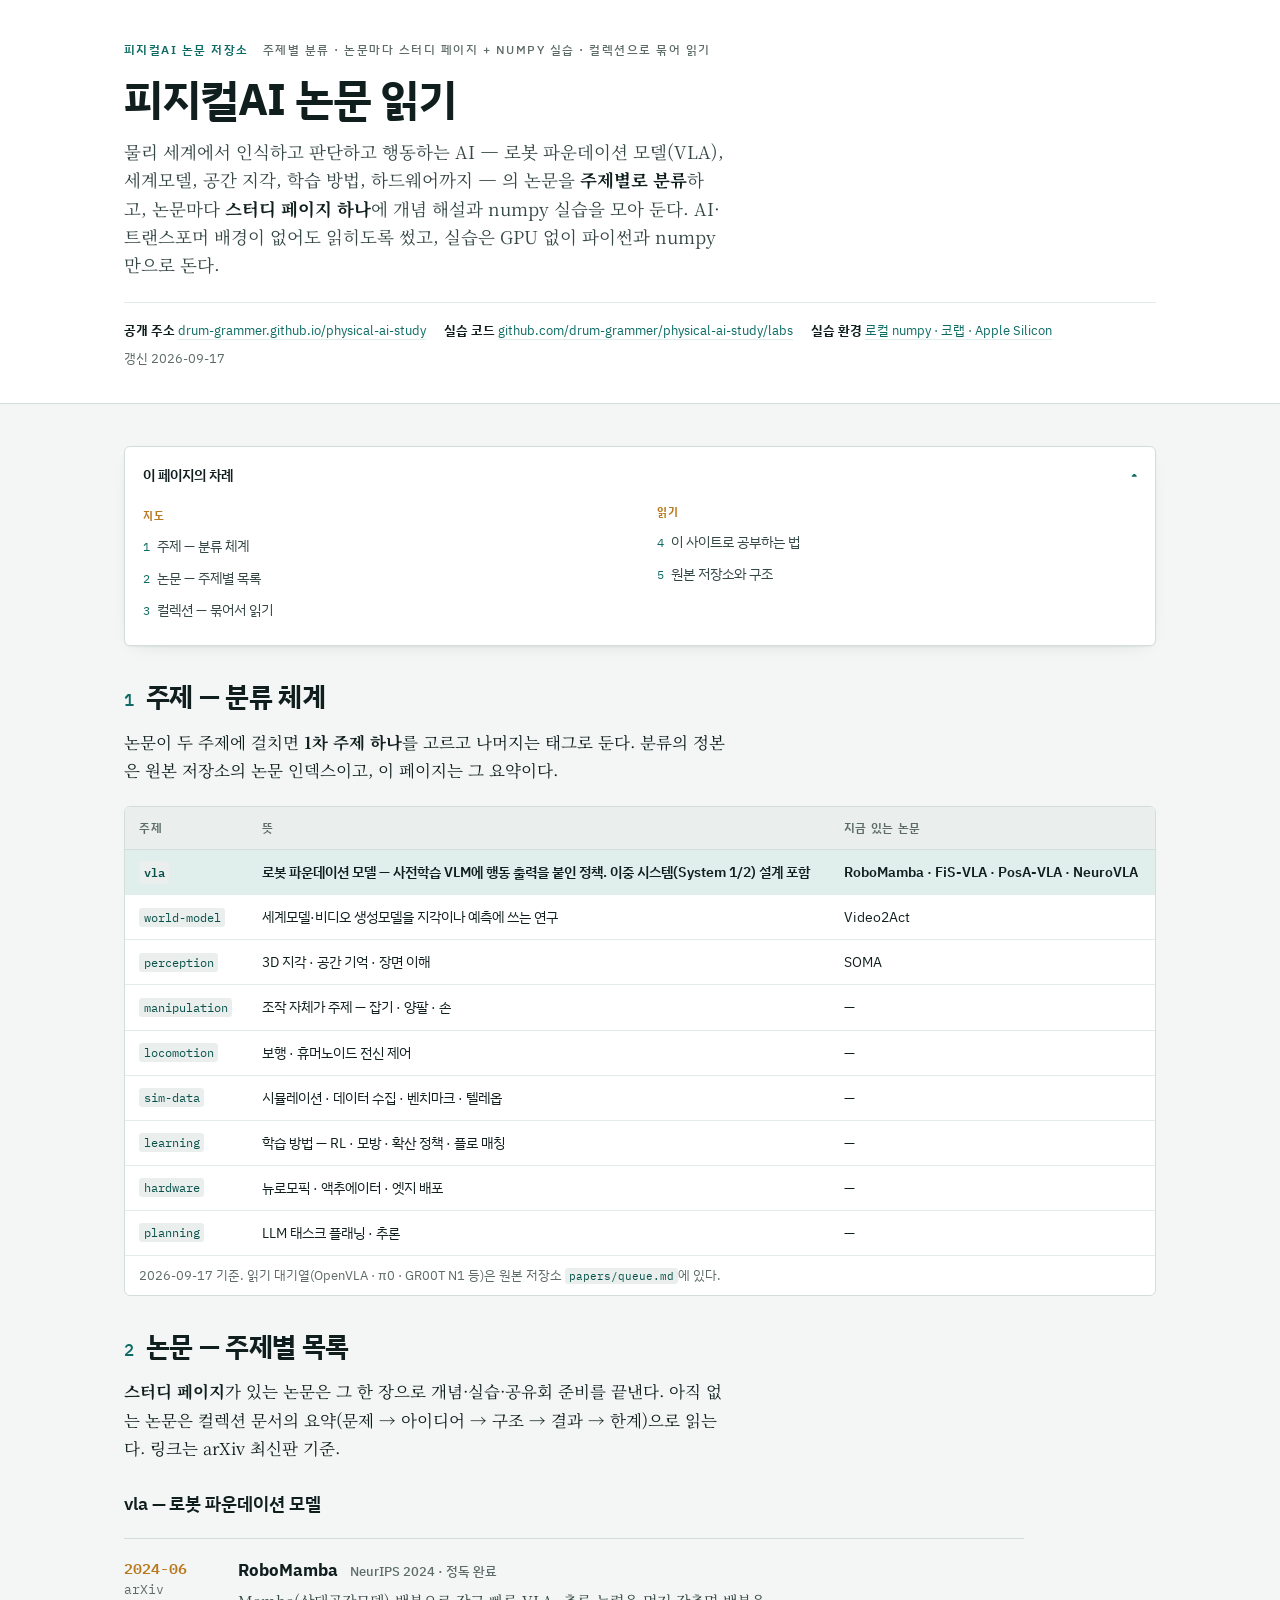
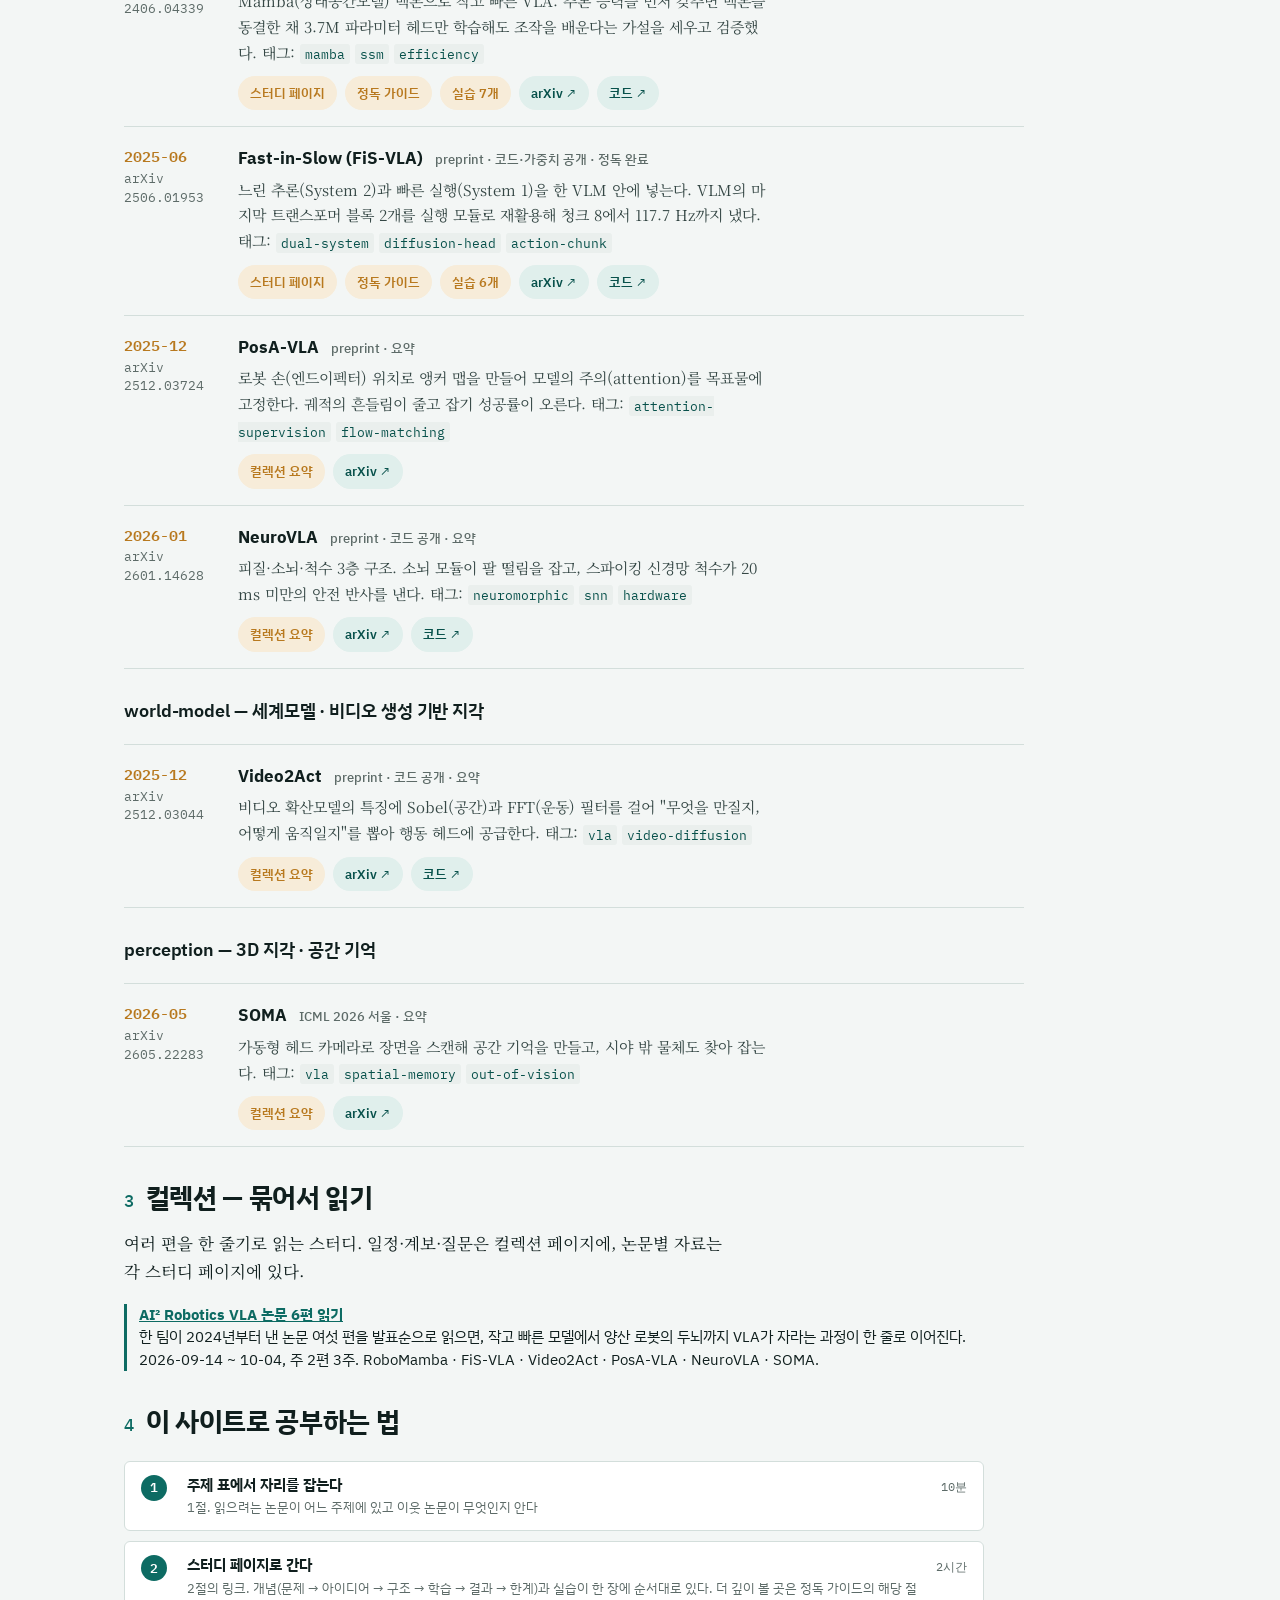
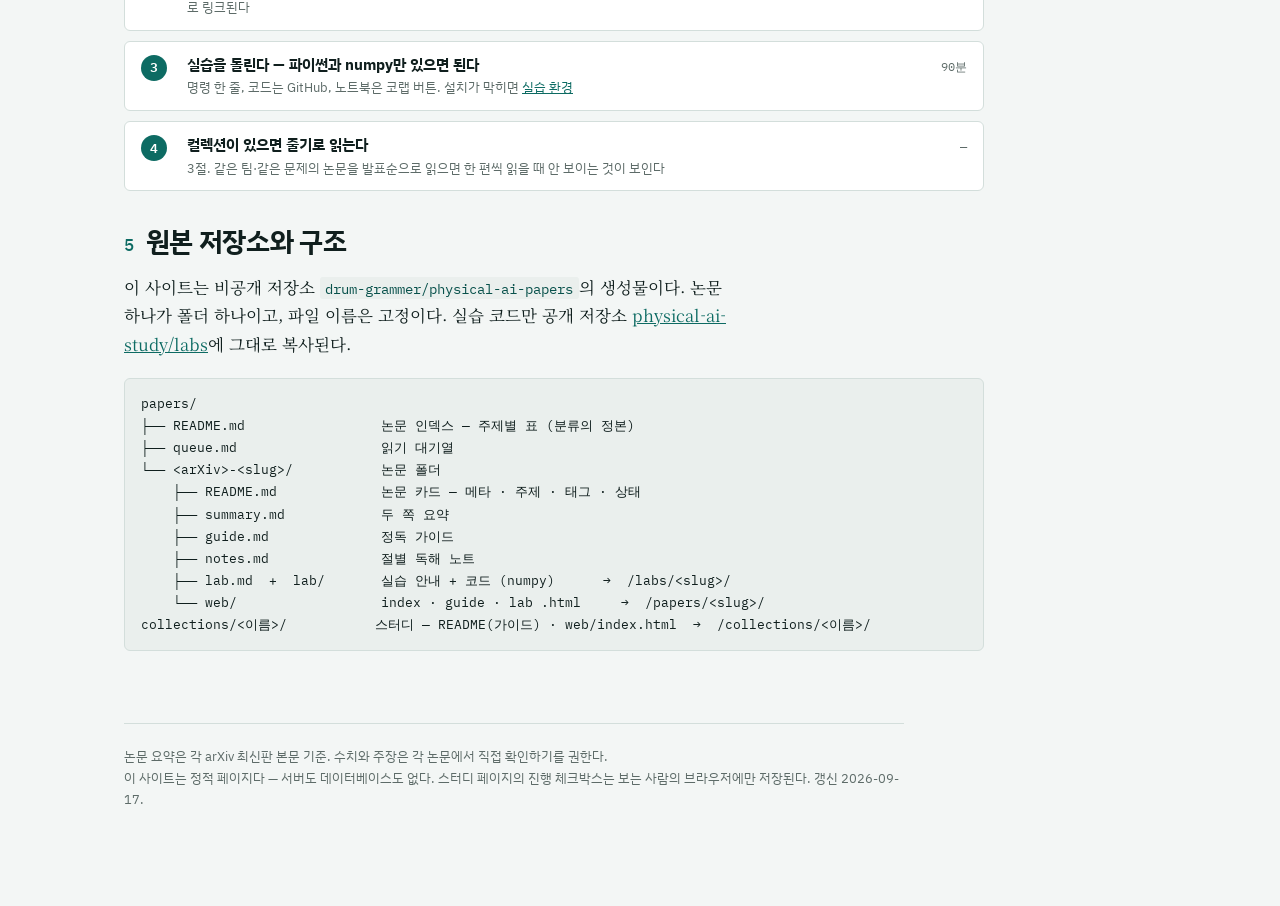
<file: index.html>
<!DOCTYPE html>
<html lang="ko">
<head>
<meta charset="utf-8">
<meta name="viewport" content="width=device-width, initial-scale=1">
<style>
    html { color-scheme: light; }
    body { margin: 0; font: 14px system-ui, -apple-system, sans-serif; background: #fafaf9; }
    img { max-width: 100%; }
    [hidden] { display: none !important; }
</style>
<title>피지컬AI 논문 읽기</title>
<link rel="preconnect" href="https://fonts.gstatic.com" crossorigin>
<link rel="stylesheet" href="https://fonts.googleapis.com/css2?family=IBM+Plex+Sans+KR:wght@400;500;600;700&family=Noto+Serif+KR:wght@400;600;700&family=IBM+Plex+Mono:wght@400;500;600&display=swap">
<link rel="stylesheet" href="style.css">

</head>
<body>
<header class="masthead">
  <div class="wrap">
    <div class="eyebrow">
      <span>피지컬AI 논문 저장소</span>
      <span class="dim">주제별 분류 · 논문마다 스터디 페이지 + numpy 실습 · 컬렉션으로 묶어 읽기</span>
    </div>
    <h1>피지컬AI 논문 읽기</h1>
    <p class="standfirst">
      물리 세계에서 인식하고 판단하고 행동하는 AI — 로봇 파운데이션 모델(VLA), 세계모델, 공간 지각, 학습 방법, 하드웨어까지 —
      의 논문을 <strong>주제별로 분류</strong>하고, 논문마다 <strong>스터디 페이지 하나</strong>에 개념 해설과 numpy 실습을 모아 둔다.
      AI·트랜스포머 배경이 없어도 읽히도록 썼고, 실습은 GPU 없이 파이썬과 numpy만으로 돈다.
    </p>
    <div class="meta">
      <span><strong>공개 주소</strong> <a href="https://drum-grammer.github.io/physical-ai-study/">drum-grammer.github.io/physical-ai-study</a></span>
      <span><strong>실습 코드</strong> <a href="https://github.com/drum-grammer/physical-ai-study/tree/main/labs">github.com/drum-grammer/physical-ai-study/labs</a></span>
      <span><strong>실습 환경</strong> <a href="lab-environment.html">로컬 numpy · 코랩 · Apple Silicon</a></span>
      <span class="dim">갱신 2026-09-17</span>
    </div>
  </div>
</header>

<div class="wrap">
<main>

<details class="toc" open>
  <summary>이 페이지의 차례</summary>
  <div class="toc-body">
    <div class="grp">지도</div>
    <a href="#topics"><span class="num">1</span>주제 — 분류 체계</a>
    <a href="#papers"><span class="num">2</span>논문 — 주제별 목록</a>
    <a href="#collections"><span class="num">3</span>컬렉션 — 묶어서 읽기</a>
    <div class="grp">읽기</div>
    <a href="#how"><span class="num">4</span>이 사이트로 공부하는 법</a>
    <a href="#repo"><span class="num">5</span>원본 저장소와 구조</a>
  </div>
</details>

<h2 id="topics"><span class="num">1</span>주제 — 분류 체계</h2>
<p class="col">논문이 두 주제에 걸치면 <strong>1차 주제 하나</strong>를 고르고 나머지는 태그로 둔다. 분류의 정본은 원본 저장소의 논문 인덱스이고, 이 페이지는 그 요약이다.</p>
<div class="tbl">
<table>
<thead><tr><th>주제</th><th>뜻</th><th>지금 있는 논문</th></tr></thead>
<tbody>
<tr class="hi"><td><code>vla</code></td><td>로봇 파운데이션 모델 — 사전학습 VLM에 행동 출력을 붙인 정책. 이중 시스템(System 1/2) 설계 포함</td><td>RoboMamba · FiS-VLA · PosA-VLA · NeuroVLA</td></tr>
<tr><td><code>world-model</code></td><td>세계모델·비디오 생성모델을 지각이나 예측에 쓰는 연구</td><td>Video2Act</td></tr>
<tr><td><code>perception</code></td><td>3D 지각 · 공간 기억 · 장면 이해</td><td>SOMA</td></tr>
<tr><td><code>manipulation</code></td><td>조작 자체가 주제 — 잡기 · 양팔 · 손</td><td>—</td></tr>
<tr><td><code>locomotion</code></td><td>보행 · 휴머노이드 전신 제어</td><td>—</td></tr>
<tr><td><code>sim-data</code></td><td>시뮬레이션 · 데이터 수집 · 벤치마크 · 텔레옵</td><td>—</td></tr>
<tr><td><code>learning</code></td><td>학습 방법 — RL · 모방 · 확산 정책 · 플로 매칭</td><td>—</td></tr>
<tr><td><code>hardware</code></td><td>뉴로모픽 · 액추에이터 · 엣지 배포</td><td>—</td></tr>
<tr><td><code>planning</code></td><td>LLM 태스크 플래닝 · 추론</td><td>—</td></tr>
</tbody>
<caption>2026-09-17 기준. 읽기 대기열(OpenVLA · π0 · GR00T N1 등)은 원본 저장소 <code>papers/queue.md</code>에 있다.</caption>
</table>
</div>

<h2 id="papers"><span class="num">2</span>논문 — 주제별 목록</h2>
<p class="col"><strong>스터디 페이지</strong>가 있는 논문은 그 한 장으로 개념·실습·공유회 준비를 끝낸다. 아직 없는 논문은 컬렉션 문서의 요약(문제 → 아이디어 → 구조 → 결과 → 한계)으로 읽는다. 링크는 arXiv 최신판 기준.</p>

<h3>vla — 로봇 파운데이션 모델</h3>
<ol class="papers">
  <li class="paper">
    <div class="when"><b>2024-06</b>arXiv 2406.04339</div>
    <div>
      <p class="name">RoboMamba <span class="venue">NeurIPS 2024 · 정독 완료</span></p>
      <p class="line">Mamba(상태공간모델) 백본으로 작고 빠른 VLA. 추론 능력을 먼저 갖추면 백본을 동결한 채 3.7M 파라미터 헤드만 학습해도 조작을 배운다는 가설을 세우고 검증했다. 태그: <code>mamba</code> <code>ssm</code> <code>efficiency</code></p>
      <div class="links"><a class="study" href="papers/robomamba/index.html">스터디 페이지</a><a class="study" href="papers/robomamba/guide.html">정독 가이드</a><a class="study" href="papers/robomamba/lab.html">실습 7개</a><a class="ext" href="https://arxiv.org/abs/2406.04339">arXiv</a><a class="ext" href="https://github.com/lmzpai/roboMamba">코드</a></div>
    </div>
  </li>
  <li class="paper">
    <div class="when"><b>2025-06</b>arXiv 2506.01953</div>
    <div>
      <p class="name">Fast-in-Slow (FiS-VLA) <span class="venue">preprint · 코드·가중치 공개 · 정독 완료</span></p>
      <p class="line">느린 추론(System 2)과 빠른 실행(System 1)을 한 VLM 안에 넣는다. VLM의 마지막 트랜스포머 블록 2개를 실행 모듈로 재활용해 청크 8에서 117.7 Hz까지 냈다. 태그: <code>dual-system</code> <code>diffusion-head</code> <code>action-chunk</code></p>
      <div class="links"><a class="study" href="papers/fis-vla/index.html">스터디 페이지</a><a class="study" href="papers/fis-vla/guide.html">정독 가이드</a><a class="study" href="papers/fis-vla/lab.html">실습 6개</a><a class="ext" href="https://arxiv.org/abs/2506.01953">arXiv</a><a class="ext" href="https://github.com/CHEN-H01/Fast-in-Slow">코드</a></div>
    </div>
  </li>
  <li class="paper">
    <div class="when"><b>2025-12</b>arXiv 2512.03724</div>
    <div>
      <p class="name">PosA-VLA <span class="venue">preprint · 요약</span></p>
      <p class="line">로봇 손(엔드이펙터) 위치로 앵커 맵을 만들어 모델의 주의(attention)를 목표물에 고정한다. 궤적의 흔들림이 줄고 잡기 성공률이 오른다. 태그: <code>attention-supervision</code> <code>flow-matching</code></p>
      <div class="links"><a class="study" href="collections/ai2-robotics-vla-6/index.html#papers">컬렉션 요약</a><a class="ext" href="https://arxiv.org/abs/2512.03724">arXiv</a></div>
    </div>
  </li>
  <li class="paper">
    <div class="when"><b>2026-01</b>arXiv 2601.14628</div>
    <div>
      <p class="name">NeuroVLA <span class="venue">preprint · 코드 공개 · 요약</span></p>
      <p class="line">피질·소뇌·척수 3층 구조. 소뇌 모듈이 팔 떨림을 잡고, 스파이킹 신경망 척수가 20 ms 미만의 안전 반사를 낸다. 태그: <code>neuromorphic</code> <code>snn</code> <code>hardware</code></p>
      <div class="links"><a class="study" href="collections/ai2-robotics-vla-6/index.html#papers">컬렉션 요약</a><a class="ext" href="https://arxiv.org/abs/2601.14628">arXiv</a><a class="ext" href="https://github.com/guoweiyu/NeuroVLA">코드</a></div>
    </div>
  </li>
</ol>

<h3>world-model — 세계모델 · 비디오 생성 기반 지각</h3>
<ol class="papers">
  <li class="paper">
    <div class="when"><b>2025-12</b>arXiv 2512.03044</div>
    <div>
      <p class="name">Video2Act <span class="venue">preprint · 코드 공개 · 요약</span></p>
      <p class="line">비디오 확산모델의 특징에 Sobel(공간)과 FFT(운동) 필터를 걸어 "무엇을 만질지, 어떻게 움직일지"를 뽑아 행동 헤드에 공급한다. 태그: <code>vla</code> <code>video-diffusion</code></p>
      <div class="links"><a class="study" href="collections/ai2-robotics-vla-6/index.html#papers">컬렉션 요약</a><a class="ext" href="https://arxiv.org/abs/2512.03044">arXiv</a><a class="ext" href="https://github.com/jiayueru/Video2Act">코드</a></div>
    </div>
  </li>
</ol>

<h3>perception — 3D 지각 · 공간 기억</h3>
<ol class="papers">
  <li class="paper">
    <div class="when"><b>2026-05</b>arXiv 2605.22283</div>
    <div>
      <p class="name">SOMA <span class="venue">ICML 2026 서울 · 요약</span></p>
      <p class="line">가동형 헤드 카메라로 장면을 스캔해 공간 기억을 만들고, 시야 밖 물체도 찾아 잡는다. 태그: <code>vla</code> <code>spatial-memory</code> <code>out-of-vision</code></p>
      <div class="links"><a class="study" href="collections/ai2-robotics-vla-6/index.html#papers">컬렉션 요약</a><a class="ext" href="https://arxiv.org/abs/2605.22283">arXiv</a></div>
    </div>
  </li>
</ol>

<h2 id="collections"><span class="num">3</span>컬렉션 — 묶어서 읽기</h2>
<p class="col">여러 편을 한 줄기로 읽는 스터디. 일정·계보·질문은 컬렉션 페이지에, 논문별 자료는 각 스터디 페이지에 있다.</p>
<div class="terms">
  <div><b><a href="collections/ai2-robotics-vla-6/index.html">AI² Robotics VLA 논문 6편 읽기</a></b>한 팀이 2024년부터 낸 논문 여섯 편을 발표순으로 읽으면, 작고 빠른 모델에서 양산 로봇의 두뇌까지 VLA가 자라는 과정이 한 줄로 이어진다. 2026-09-14 ~ 10-04, 주 2편 3주. RoboMamba · FiS-VLA · Video2Act · PosA-VLA · NeuroVLA · SOMA.</div>
</div>

<h2 id="how"><span class="num">4</span>이 사이트로 공부하는 법</h2>
<ol class="path">
  <li><div class="what"><b>주제 표에서 자리를 잡는다</b><div class="where">1절. 읽으려는 논문이 어느 주제에 있고 이웃 논문이 무엇인지 안다</div></div><span class="t">10분</span></li>
  <li><div class="what"><b>스터디 페이지로 간다</b><div class="where">2절의 링크. 개념(문제 → 아이디어 → 구조 → 학습 → 결과 → 한계)과 실습이 한 장에 순서대로 있다. 더 깊이 볼 곳은 정독 가이드의 해당 절로 링크된다</div></div><span class="t">2시간</span></li>
  <li><div class="what"><b>실습을 돌린다 — 파이썬과 numpy만 있으면 된다</b><div class="where">명령 한 줄, 코드는 GitHub, 노트북은 코랩 버튼. 설치가 막히면 <a href="lab-environment.html">실습 환경</a></div></div><span class="t">90분</span></li>
  <li><div class="what"><b>컬렉션이 있으면 줄기로 읽는다</b><div class="where">3절. 같은 팀·같은 문제의 논문을 발표순으로 읽으면 한 편씩 읽을 때 안 보이는 것이 보인다</div></div><span class="t">—</span></li>
</ol>

<h2 id="repo"><span class="num">5</span>원본 저장소와 구조</h2>
<p class="col">이 사이트는 비공개 저장소 <code>drum-grammer/physical-ai-papers</code>의 생성물이다. 논문 하나가 폴더 하나이고, 파일 이름은 고정이다. 실습 코드만 공개 저장소 <a href="https://github.com/drum-grammer/physical-ai-study/tree/main/labs">physical-ai-study/labs</a>에 그대로 복사된다.</p>
<pre class="code">papers/
├── README.md                 논문 인덱스 — 주제별 표 (분류의 정본)
├── queue.md                  읽기 대기열
└── &lt;arXiv&gt;-&lt;slug&gt;/           논문 폴더
    ├── README.md             논문 카드 — 메타 · 주제 · 태그 · 상태
    ├── summary.md            두 쪽 요약
    ├── guide.md              정독 가이드
    ├── notes.md              절별 독해 노트
    ├── lab.md  +  lab/       실습 안내 + 코드 (numpy)      →  /labs/&lt;slug&gt;/
    └── web/                  index · guide · lab .html     →  /papers/&lt;slug&gt;/
collections/&lt;이름&gt;/           스터디 — README(가이드) · web/index.html  →  /collections/&lt;이름&gt;/</pre>

<footer>
  논문 요약은 각 arXiv 최신판 본문 기준. 수치와 주장은 각 논문에서 직접 확인하기를 권한다.<br>
  이 사이트는 정적 페이지다 — 서버도 데이터베이스도 없다. 스터디 페이지의 진행 체크박스는 보는 사람의 브라우저에만 저장된다. 갱신 2026-09-17.
</footer>
</main>
</div>
</body>
</html>
</file>
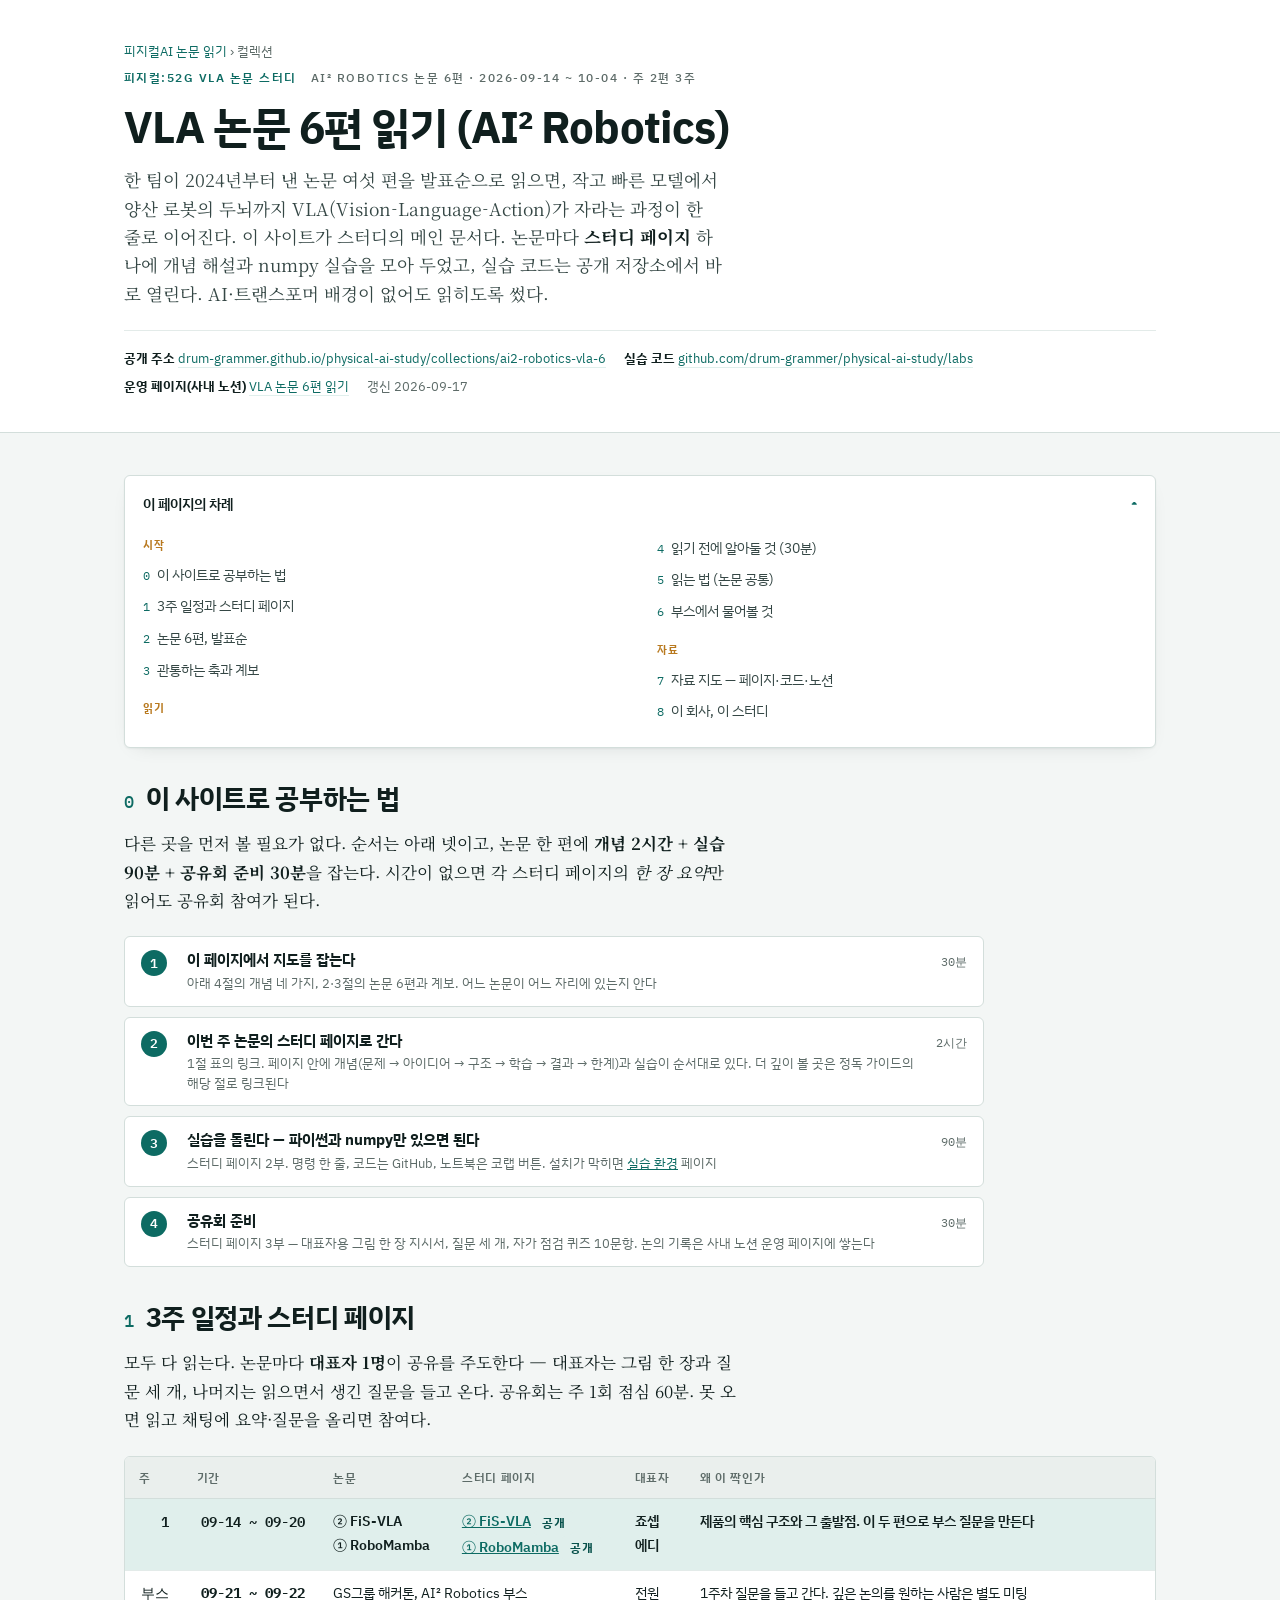
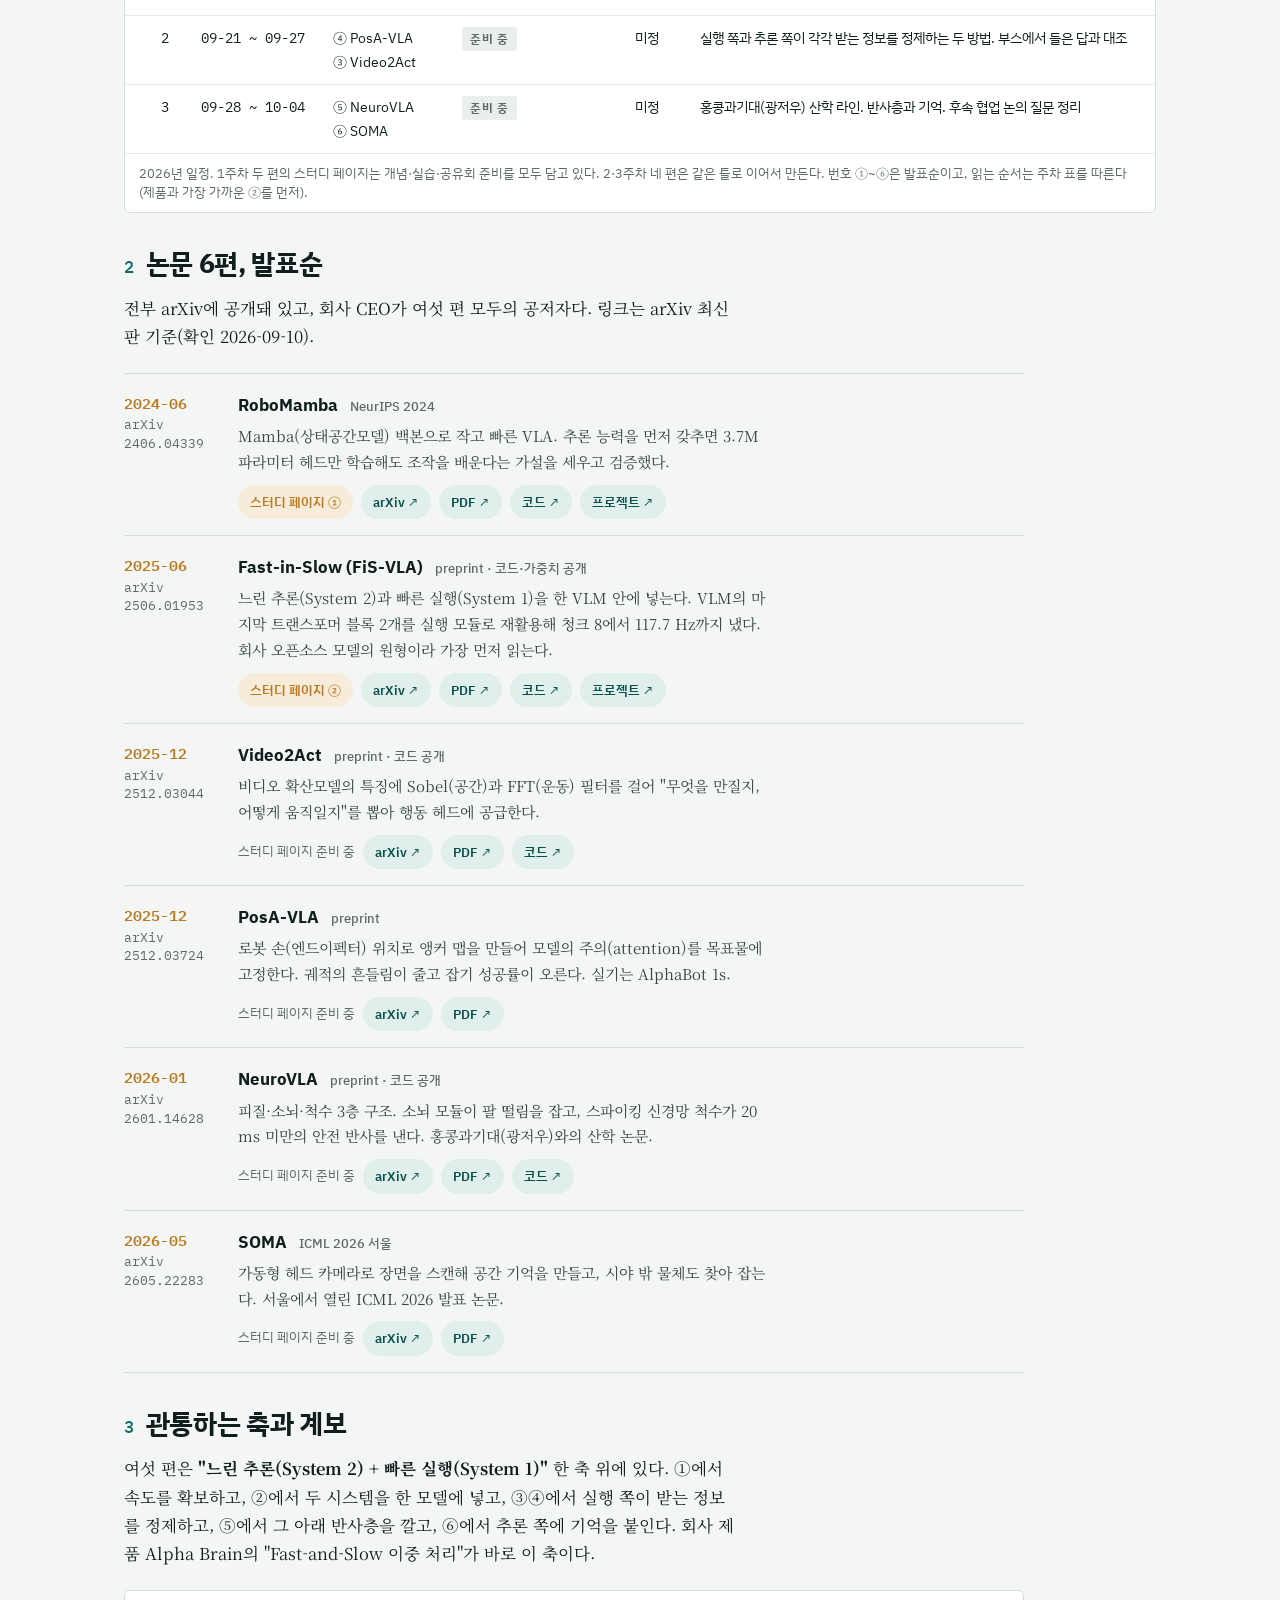
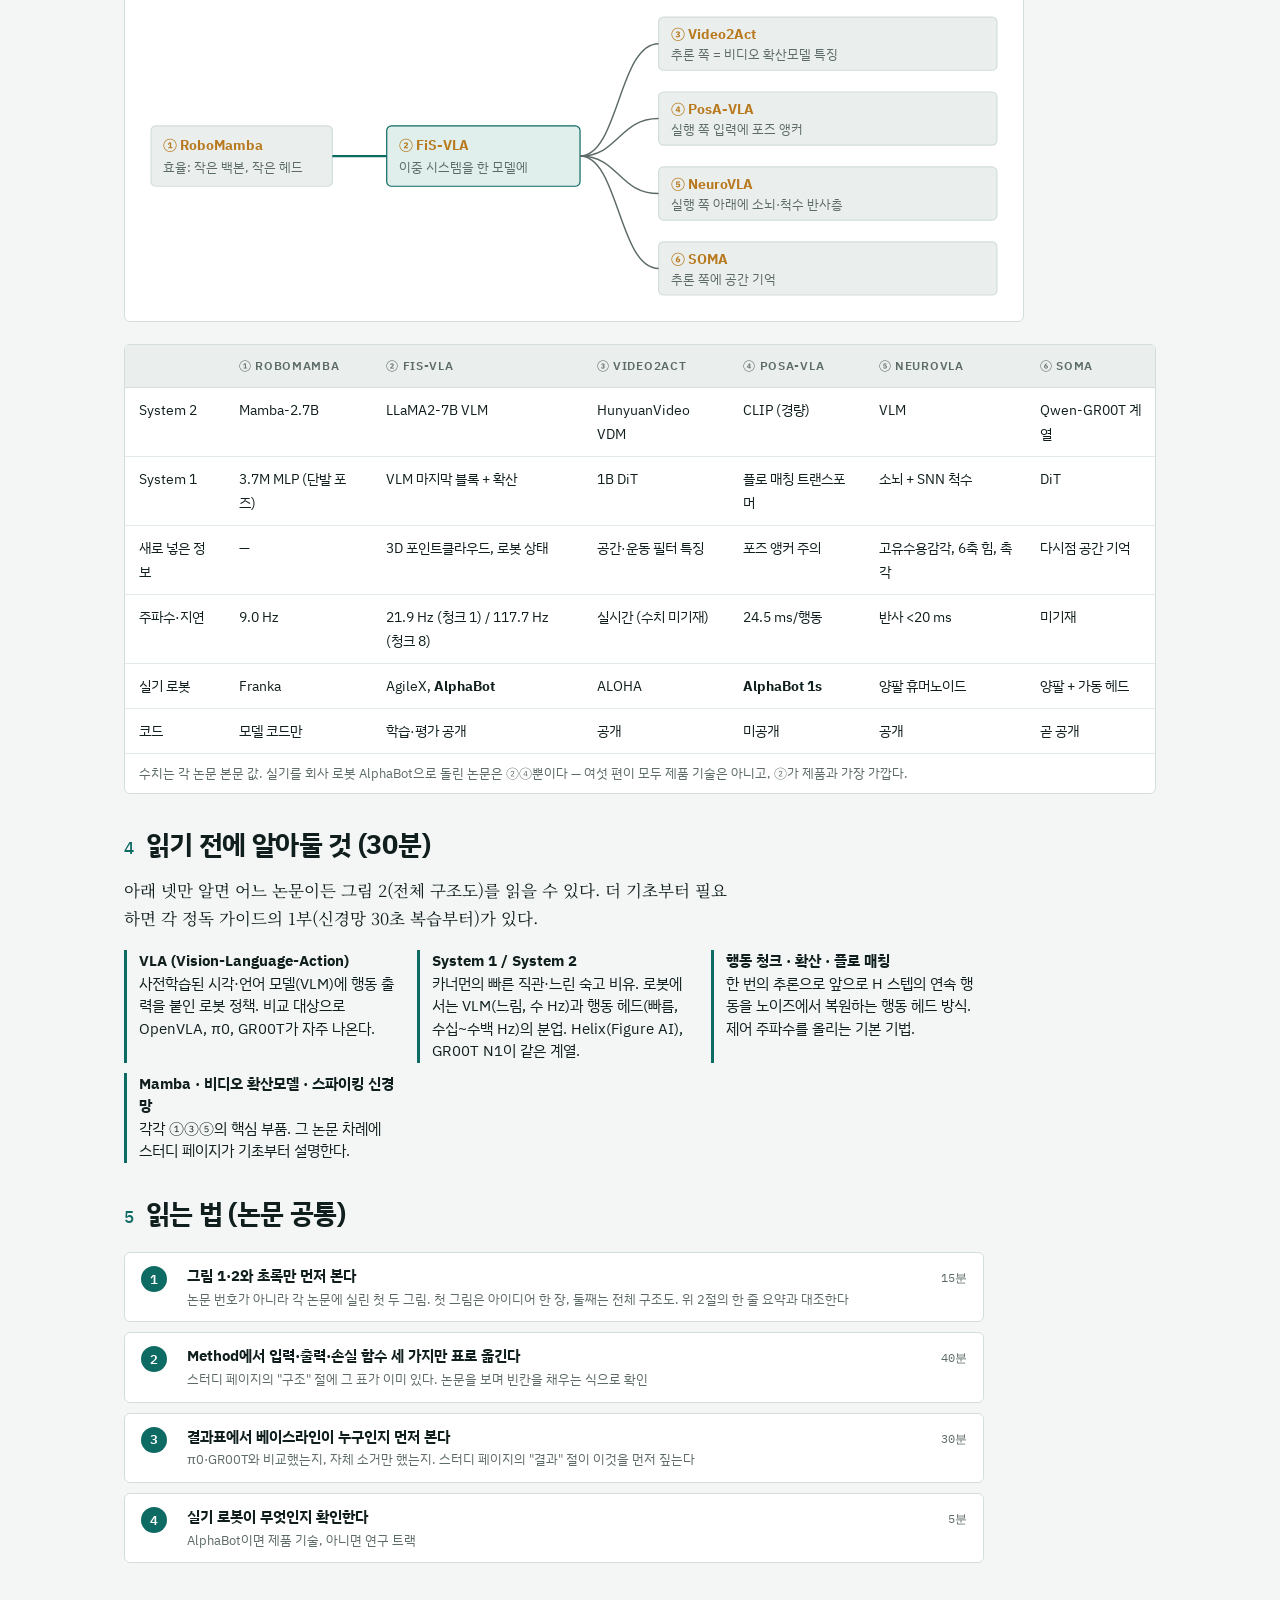
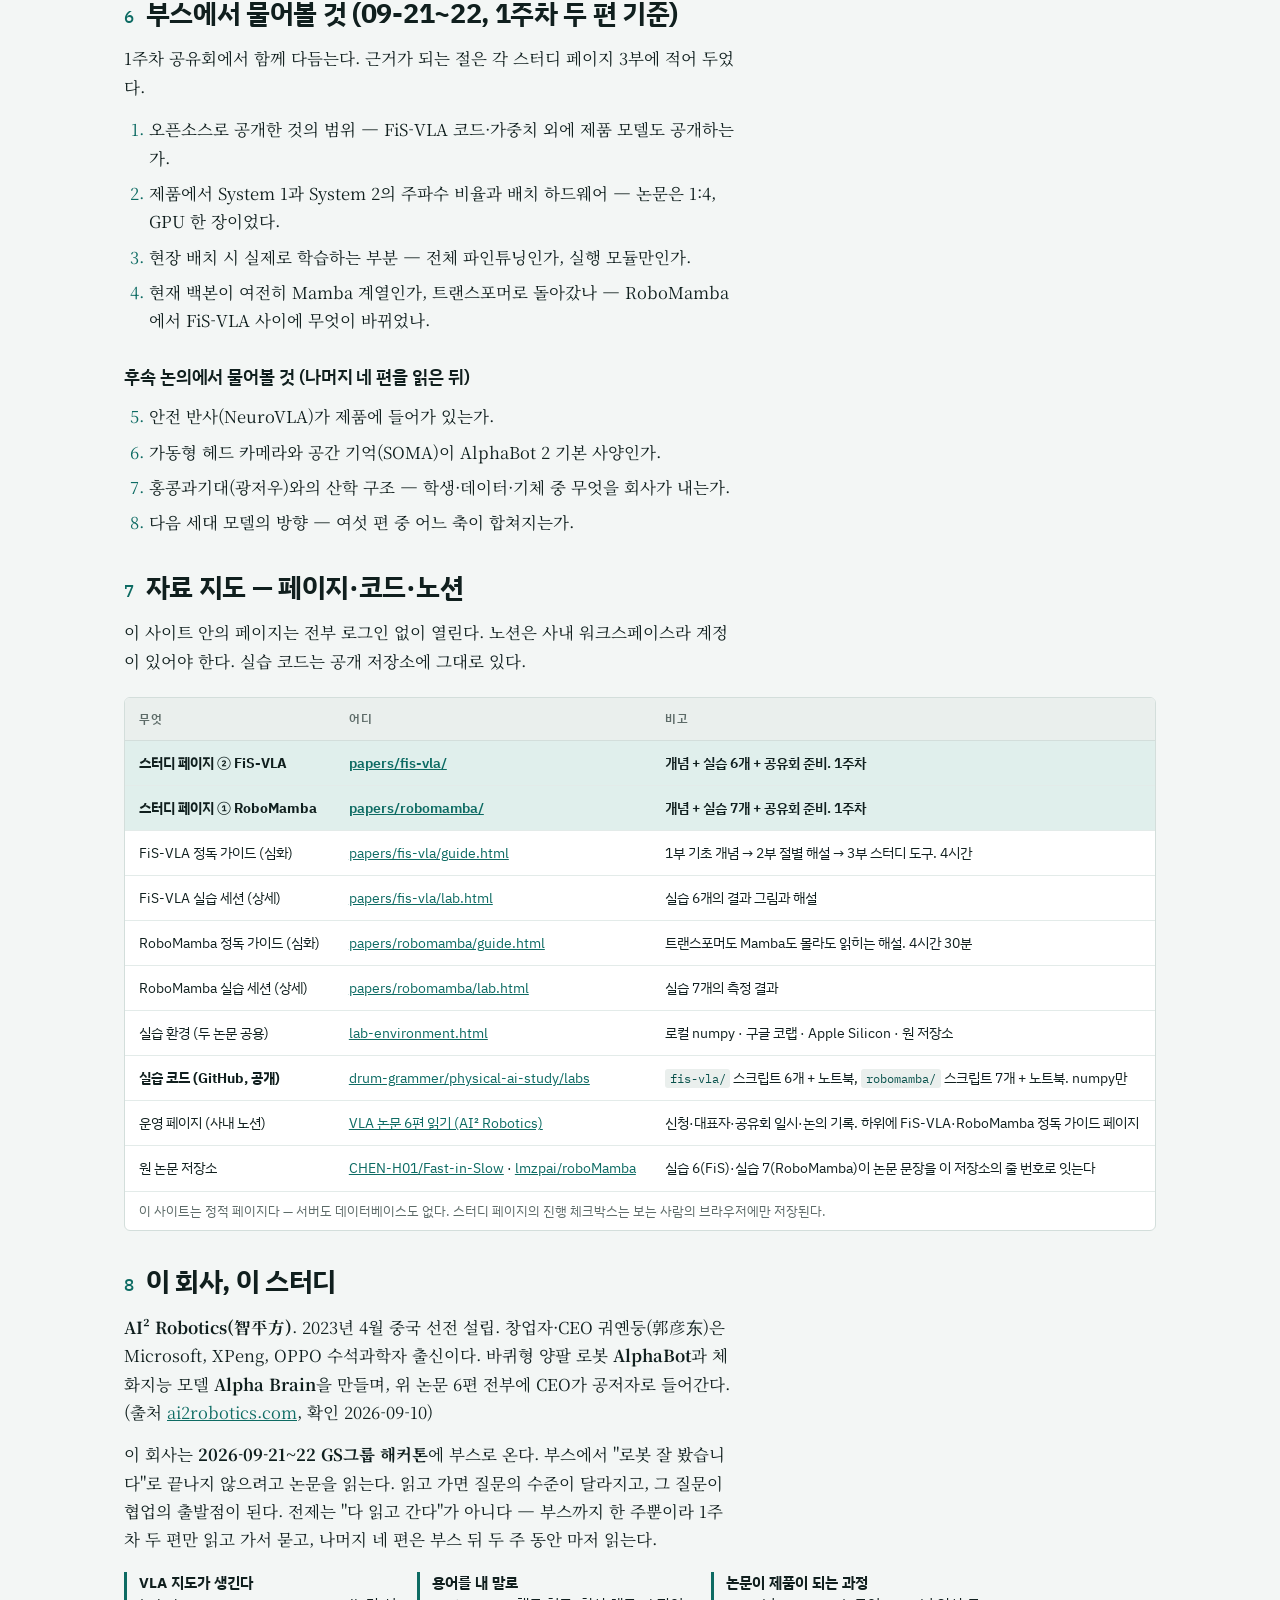
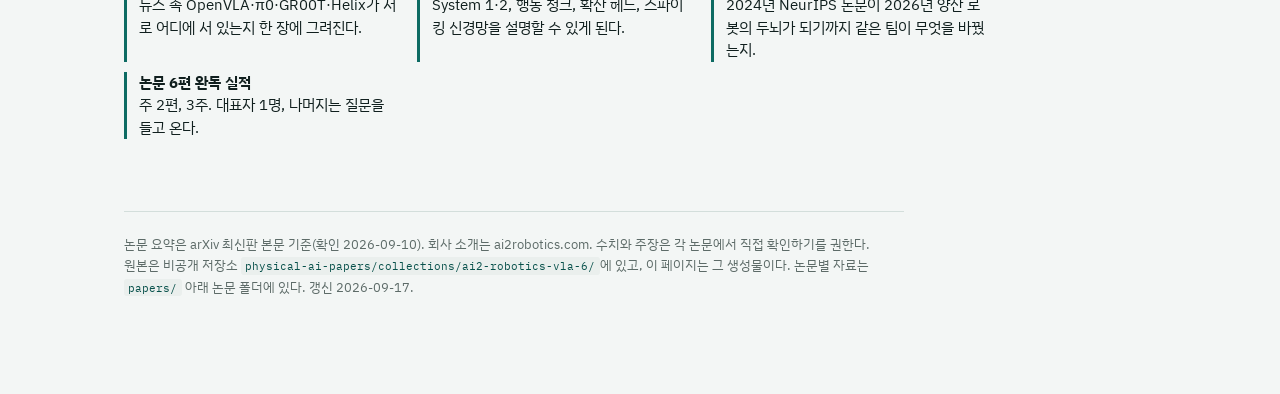
<file: collections/ai2-robotics-vla-6/index.html>
<!DOCTYPE html>
<html lang="ko">
<head>
<meta charset="utf-8">
<meta name="viewport" content="width=device-width, initial-scale=1">
<style>
    html { color-scheme: light; }
    body { margin: 0; font: 14px system-ui, -apple-system, sans-serif; background: #fafaf9; }
    img { max-width: 100%; }
    [hidden] { display: none !important; }
</style>
<title>VLA 논문 6편 읽기</title>
<link rel="preconnect" href="https://fonts.gstatic.com" crossorigin>
<link rel="stylesheet" href="https://fonts.googleapis.com/css2?family=IBM+Plex+Sans+KR:wght@400;500;600;700&family=Noto+Serif+KR:wght@400;600;700&family=IBM+Plex+Mono:wght@400;500;600&display=swap">
<link rel="stylesheet" href="../../style.css">

</head>
<body>
<header class="masthead">
  <div class="wrap">
    <p class="crumbs"><a href="../../index.html">피지컬AI 논문 읽기</a> › 컬렉션</p>
    <div class="eyebrow">
      <span>피지컬:52g VLA 논문 스터디</span>
      <span class="dim">AI² Robotics 논문 6편 · 2026-09-14 ~ 10-04 · 주 2편 3주</span>
    </div>
    <h1>VLA 논문 6편 읽기 <span style="white-space:nowrap">(AI² Robotics)</span></h1>
    <p class="standfirst">
      한 팀이 2024년부터 낸 논문 여섯 편을 발표순으로 읽으면, 작고 빠른 모델에서 양산 로봇의 두뇌까지
      VLA(Vision-Language-Action)가 자라는 과정이 한 줄로 이어진다. 이 사이트가 스터디의 메인 문서다.
      논문마다 <strong>스터디 페이지</strong> 하나에 개념 해설과 numpy 실습을 모아 두었고, 실습 코드는 공개 저장소에서 바로 열린다.
      AI·트랜스포머 배경이 없어도 읽히도록 썼다.
    </p>
    <div class="meta">
      <span><strong>공개 주소</strong> <a href="https://drum-grammer.github.io/physical-ai-study/collections/ai2-robotics-vla-6/">drum-grammer.github.io/physical-ai-study/collections/ai2-robotics-vla-6</a></span>
      <span><strong>실습 코드</strong> <a href="https://github.com/drum-grammer/physical-ai-study/tree/main/labs">github.com/drum-grammer/physical-ai-study/labs</a></span>
      <span><strong>운영 페이지(사내 노션)</strong> <a href="https://app.notion.com/p/gsholdings/3d6f800bd1c180e58a4ce5ece278485d">VLA 논문 6편 읽기</a></span>
      <span class="dim">갱신 2026-09-17</span>
    </div>
  </div>
</header>

<div class="wrap">
<main>

<details class="toc" open>
  <summary>이 페이지의 차례</summary>
  <div class="toc-body">
    <div class="grp">시작</div>
    <a href="#how"><span class="num">0</span>이 사이트로 공부하는 법</a>
    <a href="#schedule"><span class="num">1</span>3주 일정과 스터디 페이지</a>
    <a href="#papers"><span class="num">2</span>논문 6편, 발표순</a>
    <a href="#lineage"><span class="num">3</span>관통하는 축과 계보</a>
    <div class="grp">읽기</div>
    <a href="#prereq"><span class="num">4</span>읽기 전에 알아둘 것 (30분)</a>
    <a href="#method"><span class="num">5</span>읽는 법 (논문 공통)</a>
    <a href="#booth"><span class="num">6</span>부스에서 물어볼 것</a>
    <div class="grp">자료</div>
    <a href="#map"><span class="num">7</span>자료 지도 — 페이지·코드·노션</a>
    <a href="#about"><span class="num">8</span>이 회사, 이 스터디</a>
  </div>
</details>

<h2 id="how"><span class="num">0</span>이 사이트로 공부하는 법</h2>
<p class="col">다른 곳을 먼저 볼 필요가 없다. 순서는 아래 넷이고, 논문 한 편에 <strong>개념 2시간 + 실습 90분 + 공유회 준비 30분</strong>을 잡는다.
시간이 없으면 각 스터디 페이지의 <em>한 장 요약</em>만 읽어도 공유회 참여가 된다.</p>
<ol class="path">
  <li><div class="what"><b>이 페이지에서 지도를 잡는다</b><div class="where">아래 4절의 개념 네 가지, 2·3절의 논문 6편과 계보. 어느 논문이 어느 자리에 있는지 안다</div></div><span class="t">30분</span></li>
  <li><div class="what"><b>이번 주 논문의 스터디 페이지로 간다</b><div class="where">1절 표의 링크. 페이지 안에 개념(문제 → 아이디어 → 구조 → 학습 → 결과 → 한계)과 실습이 순서대로 있다. 더 깊이 볼 곳은 정독 가이드의 해당 절로 링크된다</div></div><span class="t">2시간</span></li>
  <li><div class="what"><b>실습을 돌린다 — 파이썬과 numpy만 있으면 된다</b><div class="where">스터디 페이지 2부. 명령 한 줄, 코드는 GitHub, 노트북은 코랩 버튼. 설치가 막히면 <a href="../../lab-environment.html">실습 환경</a> 페이지</div></div><span class="t">90분</span></li>
  <li><div class="what"><b>공유회 준비</b><div class="where">스터디 페이지 3부 — 대표자용 그림 한 장 지시서, 질문 세 개, 자가 점검 퀴즈 10문항. 논의 기록은 사내 노션 운영 페이지에 쌓는다</div></div><span class="t">30분</span></li>
</ol>

<h2 id="schedule"><span class="num">1</span>3주 일정과 스터디 페이지</h2>
<p class="col">모두 다 읽는다. 논문마다 <strong>대표자 1명</strong>이 공유를 주도한다 — 대표자는 그림 한 장과 질문 세 개, 나머지는 읽으면서 생긴 질문을 들고 온다.
공유회는 주 1회 점심 60분. 못 오면 읽고 채팅에 요약·질문을 올리면 참여다.</p>
<div class="tbl">
<table>
<thead><tr><th>주</th><th>기간</th><th>논문</th><th>스터디 페이지</th><th>대표자</th><th>왜 이 짝인가</th></tr></thead>
<tbody>
<tr class="hi"><td class="n">1</td><td class="n">09-14 ~ 09-20</td><td>② FiS-VLA<br>① RoboMamba</td>
  <td><a href="../../papers/fis-vla/index.html">② FiS-VLA</a> <span class="pill">공개</span><br><a href="../../papers/robomamba/index.html">① RoboMamba</a> <span class="pill">공개</span></td>
  <td>죠셉<br>에디</td><td>제품의 핵심 구조와 그 출발점. 이 두 편으로 부스 질문을 만든다</td></tr>
<tr><td class="n">부스</td><td class="n"><strong>09-21 ~ 09-22</strong></td><td colspan="2">GS그룹 해커톤, AI² Robotics 부스</td><td>전원</td><td>1주차 질문을 들고 간다. 깊은 논의를 원하는 사람은 별도 미팅</td></tr>
<tr><td class="n">2</td><td class="n">09-21 ~ 09-27</td><td>④ PosA-VLA<br>③ Video2Act</td><td><span class="pill todo">준비 중</span></td><td>미정</td><td>실행 쪽과 추론 쪽이 각각 받는 정보를 정제하는 두 방법. 부스에서 들은 답과 대조</td></tr>
<tr><td class="n">3</td><td class="n">09-28 ~ 10-04</td><td>⑤ NeuroVLA<br>⑥ SOMA</td><td><span class="pill todo">준비 중</span></td><td>미정</td><td>홍콩과기대(광저우) 산학 라인. 반사층과 기억. 후속 협업 논의 질문 정리</td></tr>
</tbody>
<caption>2026년 일정. 1주차 두 편의 스터디 페이지는 개념·실습·공유회 준비를 모두 담고 있다. 2·3주차 네 편은 같은 틀로 이어서 만든다.
번호 ①~⑥은 발표순이고, 읽는 순서는 주차 표를 따른다(제품과 가장 가까운 ②를 먼저).</caption>
</table>
</div>

<h2 id="papers"><span class="num">2</span>논문 6편, 발표순</h2>
<p class="col">전부 arXiv에 공개돼 있고, 회사 CEO가 여섯 편 모두의 공저자다. 링크는 arXiv 최신판 기준(확인 2026-09-10).</p>
<ol class="papers">
  <li class="paper">
    <div class="when"><b>2024-06</b>arXiv 2406.04339</div>
    <div>
      <p class="name">RoboMamba <span class="venue">NeurIPS 2024</span></p>
      <p class="line">Mamba(상태공간모델) 백본으로 작고 빠른 VLA. 추론 능력을 먼저 갖추면 3.7M 파라미터 헤드만 학습해도 조작을 배운다는 가설을 세우고 검증했다.</p>
      <div class="links"><a class="study" href="../../papers/robomamba/index.html">스터디 페이지 ①</a><a class="ext" href="https://arxiv.org/abs/2406.04339">arXiv</a><a class="ext" href="https://arxiv.org/pdf/2406.04339">PDF</a><a class="ext" href="https://github.com/lmzpai/roboMamba">코드</a><a class="ext" href="https://sites.google.com/view/robomamba-web">프로젝트</a></div>
    </div>
  </li>
  <li class="paper">
    <div class="when"><b>2025-06</b>arXiv 2506.01953</div>
    <div>
      <p class="name">Fast-in-Slow (FiS-VLA) <span class="venue">preprint · 코드·가중치 공개</span></p>
      <p class="line">느린 추론(System 2)과 빠른 실행(System 1)을 한 VLM 안에 넣는다. VLM의 마지막 트랜스포머 블록 2개를 실행 모듈로 재활용해 청크 8에서 117.7 Hz까지 냈다. 회사 오픈소스 모델의 원형이라 가장 먼저 읽는다.</p>
      <div class="links"><a class="study" href="../../papers/fis-vla/index.html">스터디 페이지 ②</a><a class="ext" href="https://arxiv.org/abs/2506.01953">arXiv</a><a class="ext" href="https://arxiv.org/pdf/2506.01953">PDF</a><a class="ext" href="https://github.com/CHEN-H01/Fast-in-Slow">코드</a><a class="ext" href="https://fast-in-slow.github.io/">프로젝트</a></div>
    </div>
  </li>
  <li class="paper">
    <div class="when"><b>2025-12</b>arXiv 2512.03044</div>
    <div>
      <p class="name">Video2Act <span class="venue">preprint · 코드 공개</span></p>
      <p class="line">비디오 확산모델의 특징에 Sobel(공간)과 FFT(운동) 필터를 걸어 "무엇을 만질지, 어떻게 움직일지"를 뽑아 행동 헤드에 공급한다.</p>
      <div class="links"><span class="study">스터디 페이지 준비 중</span><a class="ext" href="https://arxiv.org/abs/2512.03044">arXiv</a><a class="ext" href="https://arxiv.org/pdf/2512.03044">PDF</a><a class="ext" href="https://github.com/jiayueru/Video2Act">코드</a></div>
    </div>
  </li>
  <li class="paper">
    <div class="when"><b>2025-12</b>arXiv 2512.03724</div>
    <div>
      <p class="name">PosA-VLA <span class="venue">preprint</span></p>
      <p class="line">로봇 손(엔드이펙터) 위치로 앵커 맵을 만들어 모델의 주의(attention)를 목표물에 고정한다. 궤적의 흔들림이 줄고 잡기 성공률이 오른다. 실기는 AlphaBot 1s.</p>
      <div class="links"><span class="study">스터디 페이지 준비 중</span><a class="ext" href="https://arxiv.org/abs/2512.03724">arXiv</a><a class="ext" href="https://arxiv.org/pdf/2512.03724">PDF</a></div>
    </div>
  </li>
  <li class="paper">
    <div class="when"><b>2026-01</b>arXiv 2601.14628</div>
    <div>
      <p class="name">NeuroVLA <span class="venue">preprint · 코드 공개</span></p>
      <p class="line">피질·소뇌·척수 3층 구조. 소뇌 모듈이 팔 떨림을 잡고, 스파이킹 신경망 척수가 20 ms 미만의 안전 반사를 낸다. 홍콩과기대(광저우)와의 산학 논문.</p>
      <div class="links"><span class="study">스터디 페이지 준비 중</span><a class="ext" href="https://arxiv.org/abs/2601.14628">arXiv</a><a class="ext" href="https://arxiv.org/pdf/2601.14628">PDF</a><a class="ext" href="https://github.com/guoweiyu/NeuroVLA">코드</a></div>
    </div>
  </li>
  <li class="paper">
    <div class="when"><b>2026-05</b>arXiv 2605.22283</div>
    <div>
      <p class="name">SOMA <span class="venue">ICML 2026 서울</span></p>
      <p class="line">가동형 헤드 카메라로 장면을 스캔해 공간 기억을 만들고, 시야 밖 물체도 찾아 잡는다. 서울에서 열린 ICML 2026 발표 논문.</p>
      <div class="links"><span class="study">스터디 페이지 준비 중</span><a class="ext" href="https://arxiv.org/abs/2605.22283">arXiv</a><a class="ext" href="https://arxiv.org/pdf/2605.22283">PDF</a></div>
    </div>
  </li>
</ol>

<h2 id="lineage"><span class="num">3</span>관통하는 축과 계보</h2>
<p class="col">여섯 편은 <strong>"느린 추론(System 2) + 빠른 실행(System 1)"</strong> 한 축 위에 있다.
①에서 속도를 확보하고, ②에서 두 시스템을 한 모델에 넣고, ③④에서 실행 쪽이 받는 정보를 정제하고, ⑤에서 그 아래 반사층을 깔고, ⑥에서 추론 쪽에 기억을 붙인다.
회사 제품 Alpha Brain의 "Fast-and-Slow 이중 처리"가 바로 이 축이다.</p>
<div class="lineage">
  <svg viewBox="0 0 720 250" role="img" aria-label="논문 6편의 계보: RoboMamba에서 FiS-VLA로, FiS-VLA에서 Video2Act, PosA-VLA, NeuroVLA, SOMA로 갈라진다">
    <rect class="bx" x="10" y="100" width="150" height="50" rx="4"></rect>
    <text class="num" x="20" y="120">① RoboMamba</text>
    <text class="cap" x="20" y="138">효율: 작은 백본, 작은 헤드</text>
    <rect class="hub" x="205" y="100" width="160" height="50" rx="4"></rect>
    <text class="num" x="215" y="120">② FiS-VLA</text>
    <text class="cap" x="215" y="138">이중 시스템을 한 모델에</text>
    <rect class="bx" x="430" y="10" width="280" height="44" rx="4"></rect>
    <text class="num" x="440" y="28">③ Video2Act</text>
    <text class="cap" x="440" y="45">추론 쪽 = 비디오 확산모델 특징</text>
    <rect class="bx" x="430" y="72" width="280" height="44" rx="4"></rect>
    <text class="num" x="440" y="90">④ PosA-VLA</text>
    <text class="cap" x="440" y="107">실행 쪽 입력에 포즈 앵커</text>
    <rect class="bx" x="430" y="134" width="280" height="44" rx="4"></rect>
    <text class="num" x="440" y="152">⑤ NeuroVLA</text>
    <text class="cap" x="440" y="169">실행 쪽 아래에 소뇌·척수 반사층</text>
    <rect class="bx" x="430" y="196" width="280" height="44" rx="4"></rect>
    <text class="num" x="440" y="214">⑥ SOMA</text>
    <text class="cap" x="440" y="231">추론 쪽에 공간 기억</text>
    <path class="edge main" d="M160 125 H205"></path>
    <path class="edge" d="M365 125 C397 125, 397 32, 430 32"></path>
    <path class="edge" d="M365 125 C397 125, 397 94, 430 94"></path>
    <path class="edge" d="M365 125 C397 125, 397 156, 430 156"></path>
    <path class="edge" d="M365 125 C397 125, 397 218, 430 218"></path>
  </svg>
</div>
<div class="tbl">
<table>
<thead><tr><th></th><th>① RoboMamba</th><th>② FiS-VLA</th><th>③ Video2Act</th><th>④ PosA-VLA</th><th>⑤ NeuroVLA</th><th>⑥ SOMA</th></tr></thead>
<tbody>
<tr><td>System 2</td><td>Mamba-2.7B</td><td>LLaMA2-7B VLM</td><td>HunyuanVideo VDM</td><td>CLIP (경량)</td><td>VLM</td><td>Qwen-GR00T 계열</td></tr>
<tr><td>System 1</td><td>3.7M MLP (단발 포즈)</td><td>VLM 마지막 블록 + 확산</td><td>1B DiT</td><td>플로 매칭 트랜스포머</td><td>소뇌 + SNN 척수</td><td>DiT</td></tr>
<tr><td>새로 넣은 정보</td><td>—</td><td>3D 포인트클라우드, 로봇 상태</td><td>공간·운동 필터 특징</td><td>포즈 앵커 주의</td><td>고유수용감각, 6축 힘, 촉각</td><td>다시점 공간 기억</td></tr>
<tr><td>주파수·지연</td><td>9.0 Hz</td><td>21.9 Hz (청크 1) / 117.7 Hz (청크 8)</td><td>실시간 (수치 미기재)</td><td>24.5 ms/행동</td><td>반사 &lt;20 ms</td><td>미기재</td></tr>
<tr><td>실기 로봇</td><td>Franka</td><td>AgileX, <strong>AlphaBot</strong></td><td>ALOHA</td><td><strong>AlphaBot 1s</strong></td><td>양팔 휴머노이드</td><td>양팔 + 가동 헤드</td></tr>
<tr><td>코드</td><td>모델 코드만</td><td>학습·평가 공개</td><td>공개</td><td>미공개</td><td>공개</td><td>곧 공개</td></tr>
</tbody>
<caption>수치는 각 논문 본문 값. 실기를 회사 로봇 AlphaBot으로 돌린 논문은 ②④뿐이다 — 여섯 편이 모두 제품 기술은 아니고, ②가 제품과 가장 가깝다.</caption>
</table>
</div>

<h2 id="prereq"><span class="num">4</span>읽기 전에 알아둘 것 (30분)</h2>
<p class="col">아래 넷만 알면 어느 논문이든 그림 2(전체 구조도)를 읽을 수 있다. 더 기초부터 필요하면 각 정독 가이드의 1부(신경망 30초 복습부터)가 있다.</p>
<div class="terms">
  <div><b>VLA (Vision-Language-Action)</b>사전학습된 시각·언어 모델(VLM)에 행동 출력을 붙인 로봇 정책. 비교 대상으로 OpenVLA, π0, GR00T가 자주 나온다.</div>
  <div><b>System 1 / System 2</b>카너먼의 빠른 직관·느린 숙고 비유. 로봇에서는 VLM(느림, 수 Hz)과 행동 헤드(빠름, 수십~수백 Hz)의 분업. Helix(Figure AI), GR00T N1이 같은 계열.</div>
  <div><b>행동 청크 · 확산 · 플로 매칭</b>한 번의 추론으로 앞으로 H 스텝의 연속 행동을 노이즈에서 복원하는 행동 헤드 방식. 제어 주파수를 올리는 기본 기법.</div>
  <div><b>Mamba · 비디오 확산모델 · 스파이킹 신경망</b>각각 ①③⑤의 핵심 부품. 그 논문 차례에 스터디 페이지가 기초부터 설명한다.</div>
</div>

<h2 id="method"><span class="num">5</span>읽는 법 (논문 공통)</h2>
<ol class="path">
  <li><div class="what"><b>그림 1·2와 초록만 먼저 본다</b><div class="where">논문 번호가 아니라 각 논문에 실린 첫 두 그림. 첫 그림은 아이디어 한 장, 둘째는 전체 구조도. 위 2절의 한 줄 요약과 대조한다</div></div><span class="t">15분</span></li>
  <li><div class="what"><b>Method에서 입력·출력·손실 함수 세 가지만 표로 옮긴다</b><div class="where">스터디 페이지의 "구조" 절에 그 표가 이미 있다. 논문을 보며 빈칸을 채우는 식으로 확인</div></div><span class="t">40분</span></li>
  <li><div class="what"><b>결과표에서 베이스라인이 누구인지 먼저 본다</b><div class="where">π0·GR00T와 비교했는지, 자체 소거만 했는지. 스터디 페이지의 "결과" 절이 이것을 먼저 짚는다</div></div><span class="t">30분</span></li>
  <li><div class="what"><b>실기 로봇이 무엇인지 확인한다</b><div class="where">AlphaBot이면 제품 기술, 아니면 연구 트랙</div></div><span class="t">5분</span></li>
</ol>

<h2 id="booth"><span class="num">6</span>부스에서 물어볼 것 (09-21~22, 1주차 두 편 기준)</h2>
<p class="col">1주차 공유회에서 함께 다듬는다. 근거가 되는 절은 각 스터디 페이지 3부에 적어 두었다.</p>
<ol>
  <li>오픈소스로 공개한 것의 범위 — FiS-VLA 코드·가중치 외에 제품 모델도 공개하는가.</li>
  <li>제품에서 System 1과 System 2의 주파수 비율과 배치 하드웨어 — 논문은 1:4, GPU 한 장이었다.</li>
  <li>현장 배치 시 실제로 학습하는 부분 — 전체 파인튜닝인가, 실행 모듈만인가.</li>
  <li>현재 백본이 여전히 Mamba 계열인가, 트랜스포머로 돌아갔나 — RoboMamba에서 FiS-VLA 사이에 무엇이 바뀌었나.</li>
</ol>
<h3>후속 논의에서 물어볼 것 (나머지 네 편을 읽은 뒤)</h3>
<ol start="5">
  <li>안전 반사(NeuroVLA)가 제품에 들어가 있는가.</li>
  <li>가동형 헤드 카메라와 공간 기억(SOMA)이 AlphaBot 2 기본 사양인가.</li>
  <li>홍콩과기대(광저우)와의 산학 구조 — 학생·데이터·기체 중 무엇을 회사가 내는가.</li>
  <li>다음 세대 모델의 방향 — 여섯 편 중 어느 축이 합쳐지는가.</li>
</ol>

<h2 id="map"><span class="num">7</span>자료 지도 — 페이지·코드·노션</h2>
<p class="col">이 사이트 안의 페이지는 전부 로그인 없이 열린다. 노션은 사내 워크스페이스라 계정이 있어야 한다. 실습 코드는 공개 저장소에 그대로 있다.</p>
<div class="tbl">
<table>
<thead><tr><th>무엇</th><th>어디</th><th>비고</th></tr></thead>
<tbody>
<tr class="hi"><td><strong>스터디 페이지 ② FiS-VLA</strong></td><td><a href="../../papers/fis-vla/index.html">papers/fis-vla/</a></td><td>개념 + 실습 6개 + 공유회 준비. 1주차</td></tr>
<tr class="hi"><td><strong>스터디 페이지 ① RoboMamba</strong></td><td><a href="../../papers/robomamba/index.html">papers/robomamba/</a></td><td>개념 + 실습 7개 + 공유회 준비. 1주차</td></tr>
<tr><td>FiS-VLA 정독 가이드 (심화)</td><td><a href="../../papers/fis-vla/guide.html">papers/fis-vla/guide.html</a></td><td>1부 기초 개념 → 2부 절별 해설 → 3부 스터디 도구. 4시간</td></tr>
<tr><td>FiS-VLA 실습 세션 (상세)</td><td><a href="../../papers/fis-vla/lab.html">papers/fis-vla/lab.html</a></td><td>실습 6개의 결과 그림과 해설</td></tr>
<tr><td>RoboMamba 정독 가이드 (심화)</td><td><a href="../../papers/robomamba/guide.html">papers/robomamba/guide.html</a></td><td>트랜스포머도 Mamba도 몰라도 읽히는 해설. 4시간 30분</td></tr>
<tr><td>RoboMamba 실습 세션 (상세)</td><td><a href="../../papers/robomamba/lab.html">papers/robomamba/lab.html</a></td><td>실습 7개의 측정 결과</td></tr>
<tr><td>실습 환경 (두 논문 공용)</td><td><a href="../../lab-environment.html">lab-environment.html</a></td><td>로컬 numpy · 구글 코랩 · Apple Silicon · 원 저장소</td></tr>
<tr><td><strong>실습 코드 (GitHub, 공개)</strong></td><td><a href="https://github.com/drum-grammer/physical-ai-study/tree/main/labs">drum-grammer/physical-ai-study/labs</a></td><td><code>fis-vla/</code> 스크립트 6개 + 노트북, <code>robomamba/</code> 스크립트 7개 + 노트북. numpy만</td></tr>
<tr><td>운영 페이지 (사내 노션)</td><td><a href="https://app.notion.com/p/gsholdings/3d6f800bd1c180e58a4ce5ece278485d">VLA 논문 6편 읽기 (AI² Robotics)</a></td><td>신청·대표자·공유회 일시·논의 기록. 하위에 FiS-VLA·RoboMamba 정독 가이드 페이지</td></tr>
<tr><td>원 논문 저장소</td><td><a href="https://github.com/CHEN-H01/Fast-in-Slow">CHEN-H01/Fast-in-Slow</a> · <a href="https://github.com/lmzpai/roboMamba">lmzpai/roboMamba</a></td><td>실습 6(FiS)·실습 7(RoboMamba)이 논문 문장을 이 저장소의 줄 번호로 잇는다</td></tr>
</tbody>
<caption>이 사이트는 정적 페이지다 — 서버도 데이터베이스도 없다. 스터디 페이지의 진행 체크박스는 보는 사람의 브라우저에만 저장된다.</caption>
</table>
</div>

<h2 id="about"><span class="num">8</span>이 회사, 이 스터디</h2>
<p class="col"><strong>AI² Robotics(智平方)</strong>. 2023년 4월 중국 선전 설립. 창업자·CEO 궈옌둥(郭彦东)은 Microsoft, XPeng, OPPO 수석과학자 출신이다.
바퀴형 양팔 로봇 <strong>AlphaBot</strong>과 체화지능 모델 <strong>Alpha Brain</strong>을 만들며, 위 논문 6편 전부에 CEO가 공저자로 들어간다.
(출처 <a href="https://ai2robotics.com/en/about/">ai2robotics.com</a>, 확인 2026-09-10)</p>
<p class="col">이 회사는 <strong>2026-09-21~22 GS그룹 해커톤</strong>에 부스로 온다. 부스에서 "로봇 잘 봤습니다"로 끝나지 않으려고 논문을 읽는다.
읽고 가면 질문의 수준이 달라지고, 그 질문이 협업의 출발점이 된다. 전제는 "다 읽고 간다"가 아니다 — 부스까지 한 주뿐이라 1주차 두 편만 읽고 가서 묻고,
나머지 네 편은 부스 뒤 두 주 동안 마저 읽는다.</p>
<div class="terms">
  <div><b>VLA 지도가 생긴다</b>뉴스 속 OpenVLA·π0·GR00T·Helix가 서로 어디에 서 있는지 한 장에 그려진다.</div>
  <div><b>용어를 내 말로</b>System 1·2, 행동 청크, 확산 헤드, 스파이킹 신경망을 설명할 수 있게 된다.</div>
  <div><b>논문이 제품이 되는 과정</b>2024년 NeurIPS 논문이 2026년 양산 로봇의 두뇌가 되기까지 같은 팀이 무엇을 바꿨는지.</div>
  <div><b>논문 6편 완독 실적</b>주 2편, 3주. 대표자 1명, 나머지는 질문을 들고 온다.</div>
</div>

<footer>
  논문 요약은 arXiv 최신판 본문 기준(확인 2026-09-10). 회사 소개는 ai2robotics.com. 수치와 주장은 각 논문에서 직접 확인하기를 권한다.<br>
  원본은 비공개 저장소 <code>physical-ai-papers/collections/ai2-robotics-vla-6/</code>에 있고, 이 페이지는 그 생성물이다. 논문별 자료는 <code>papers/</code> 아래 논문 폴더에 있다. 갱신 2026-09-17.
</footer>
</main>
</div>
</body>
</html>
</file>
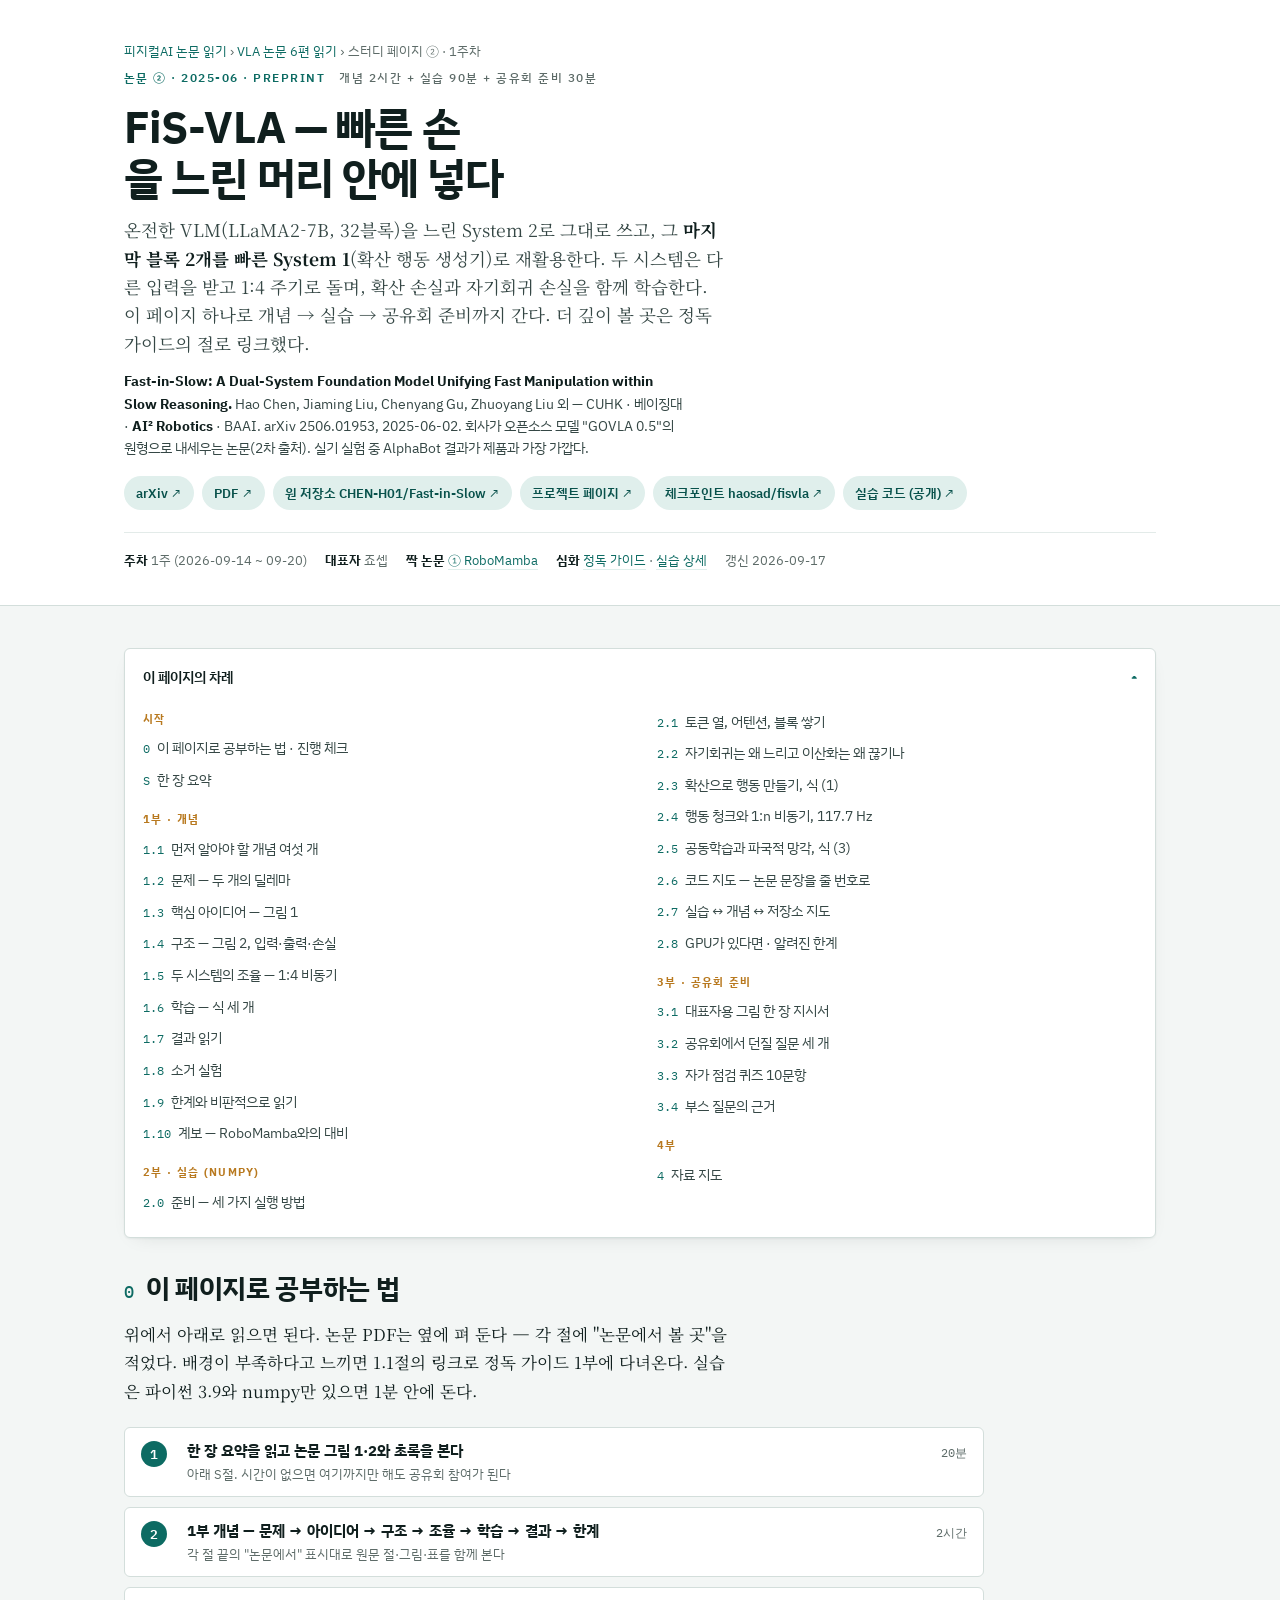
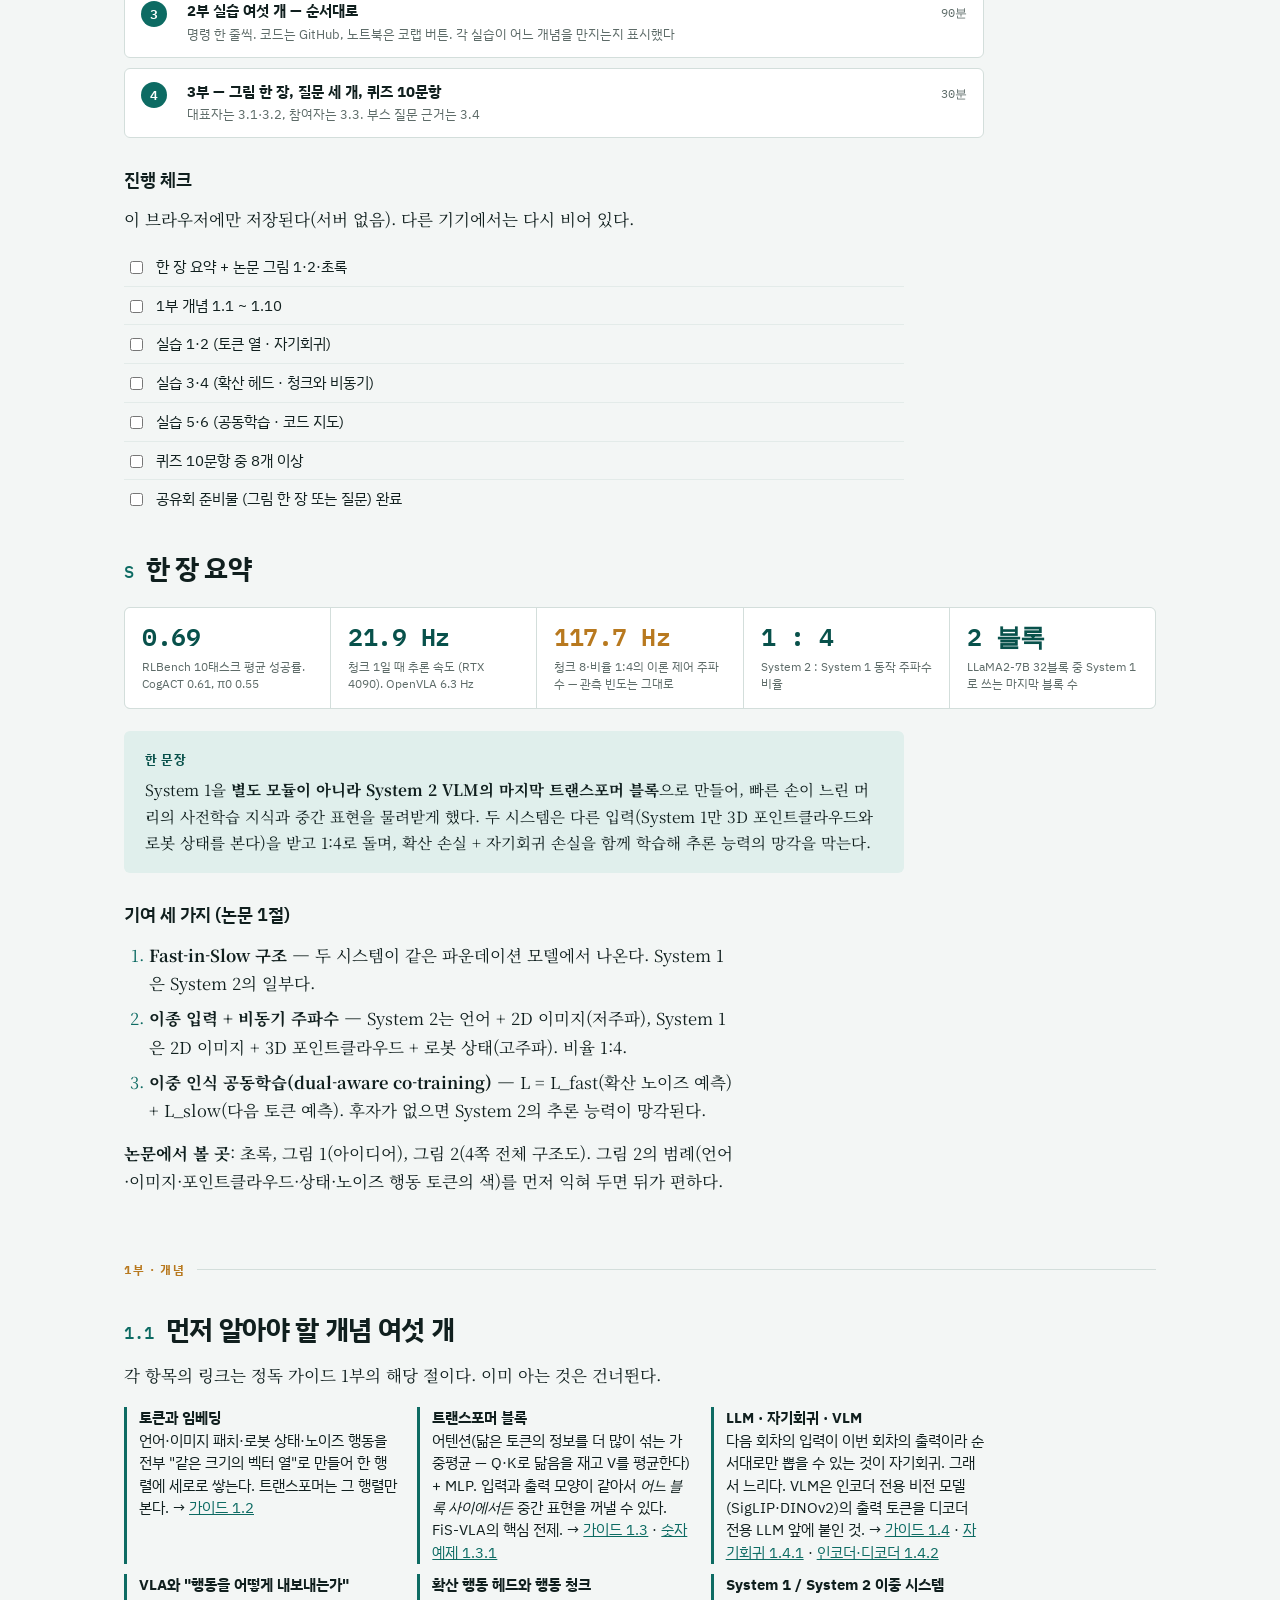
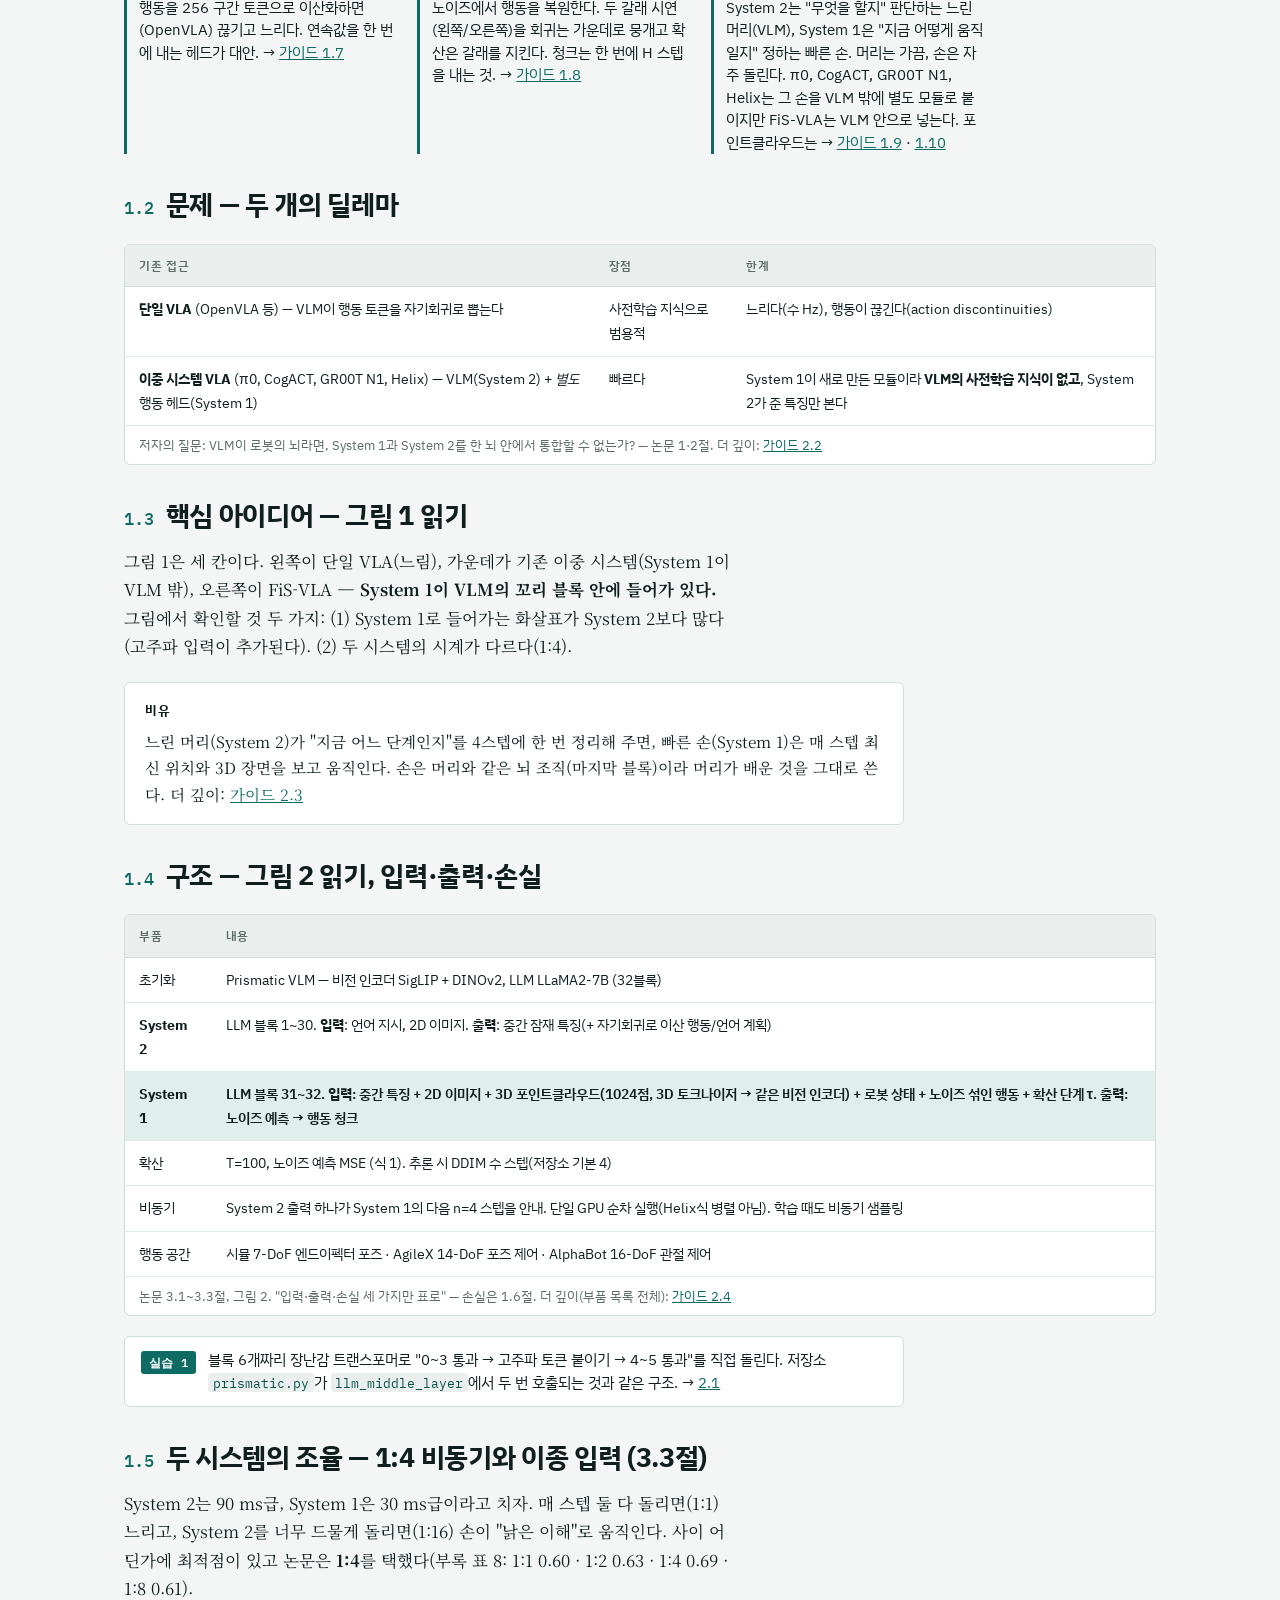
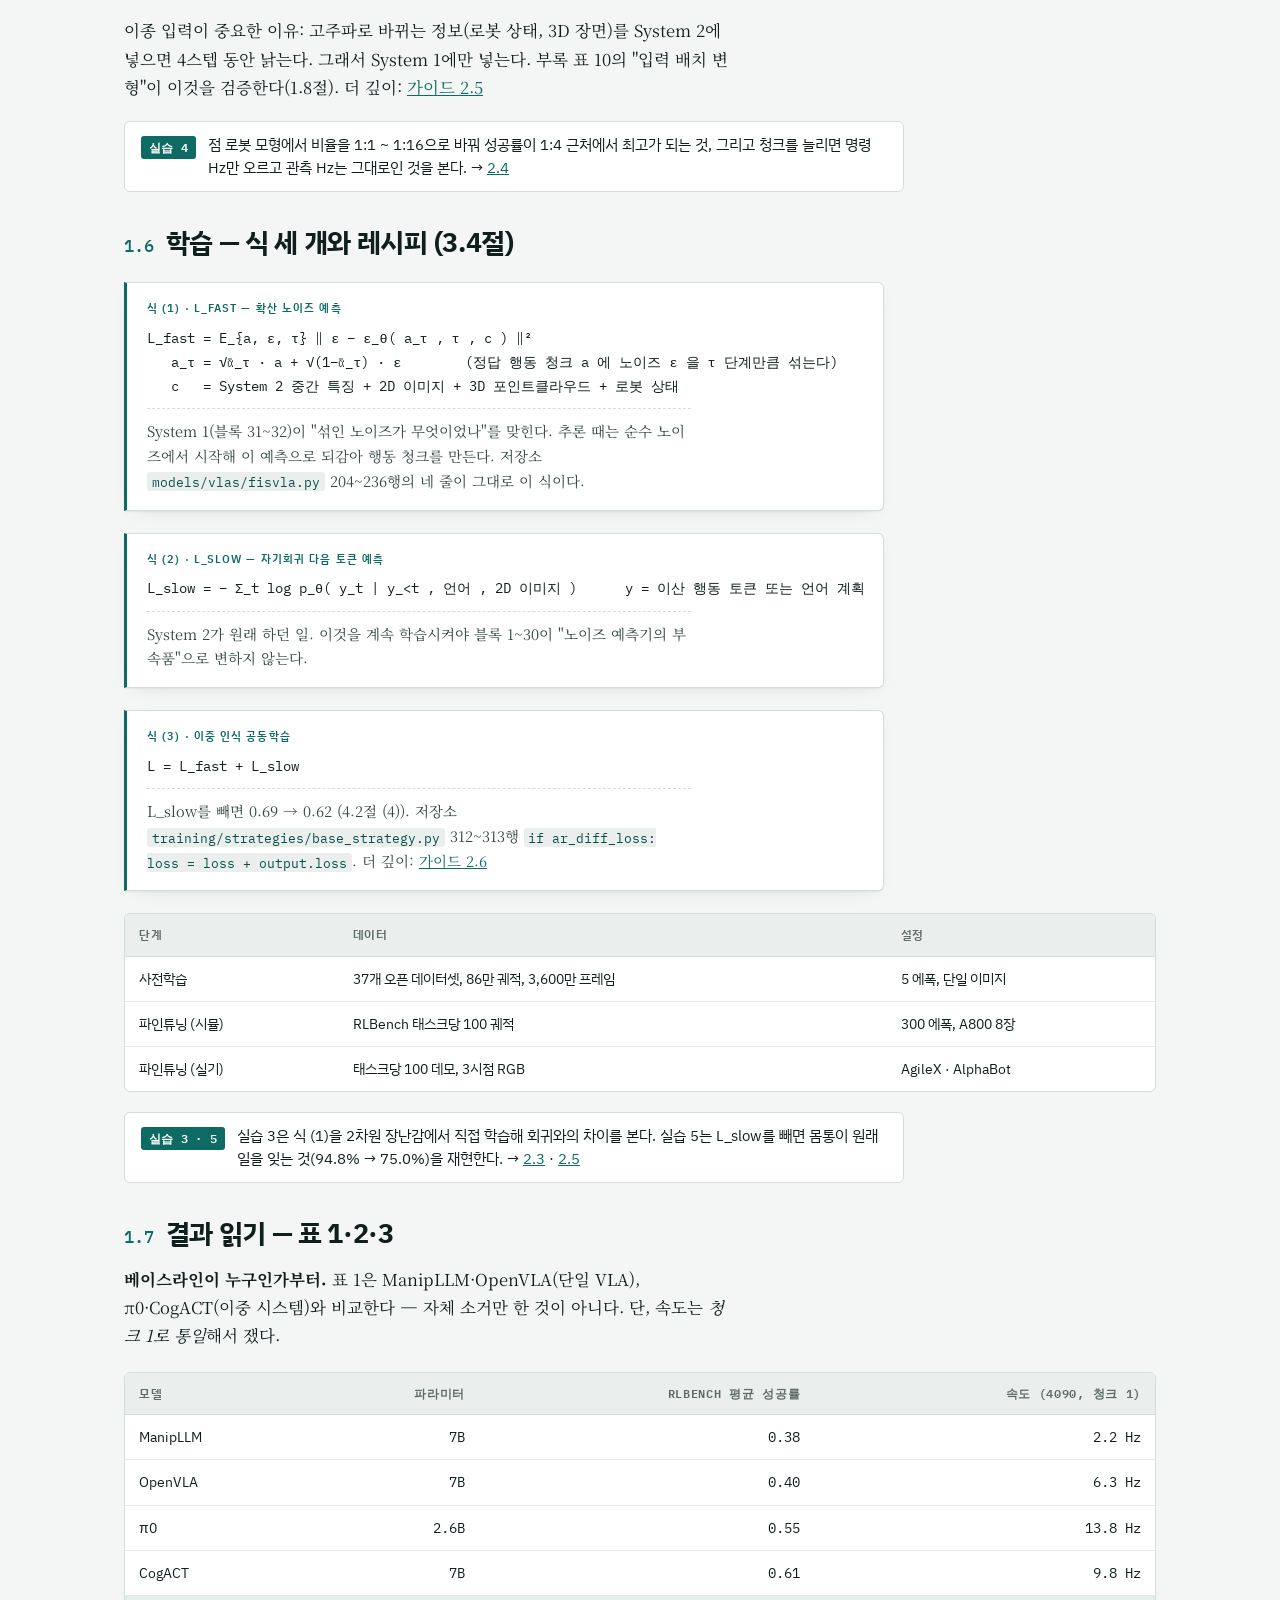
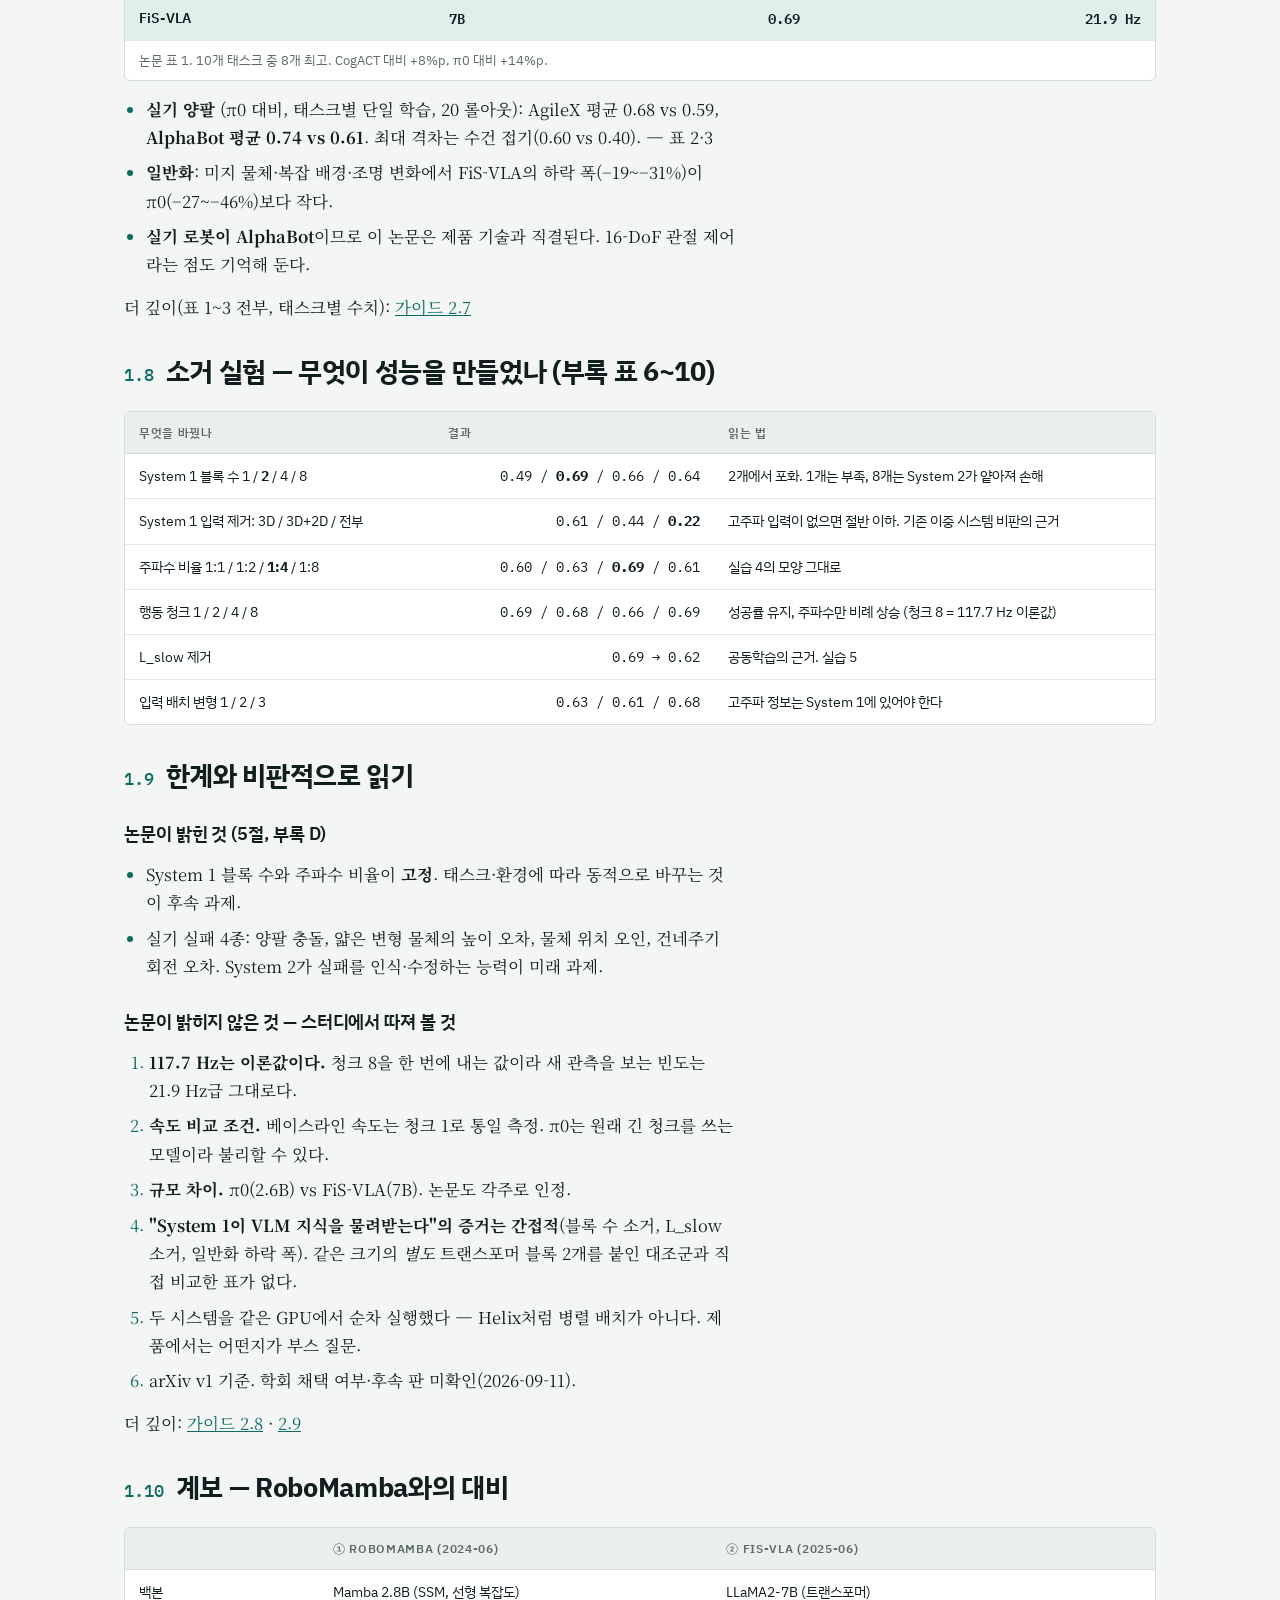
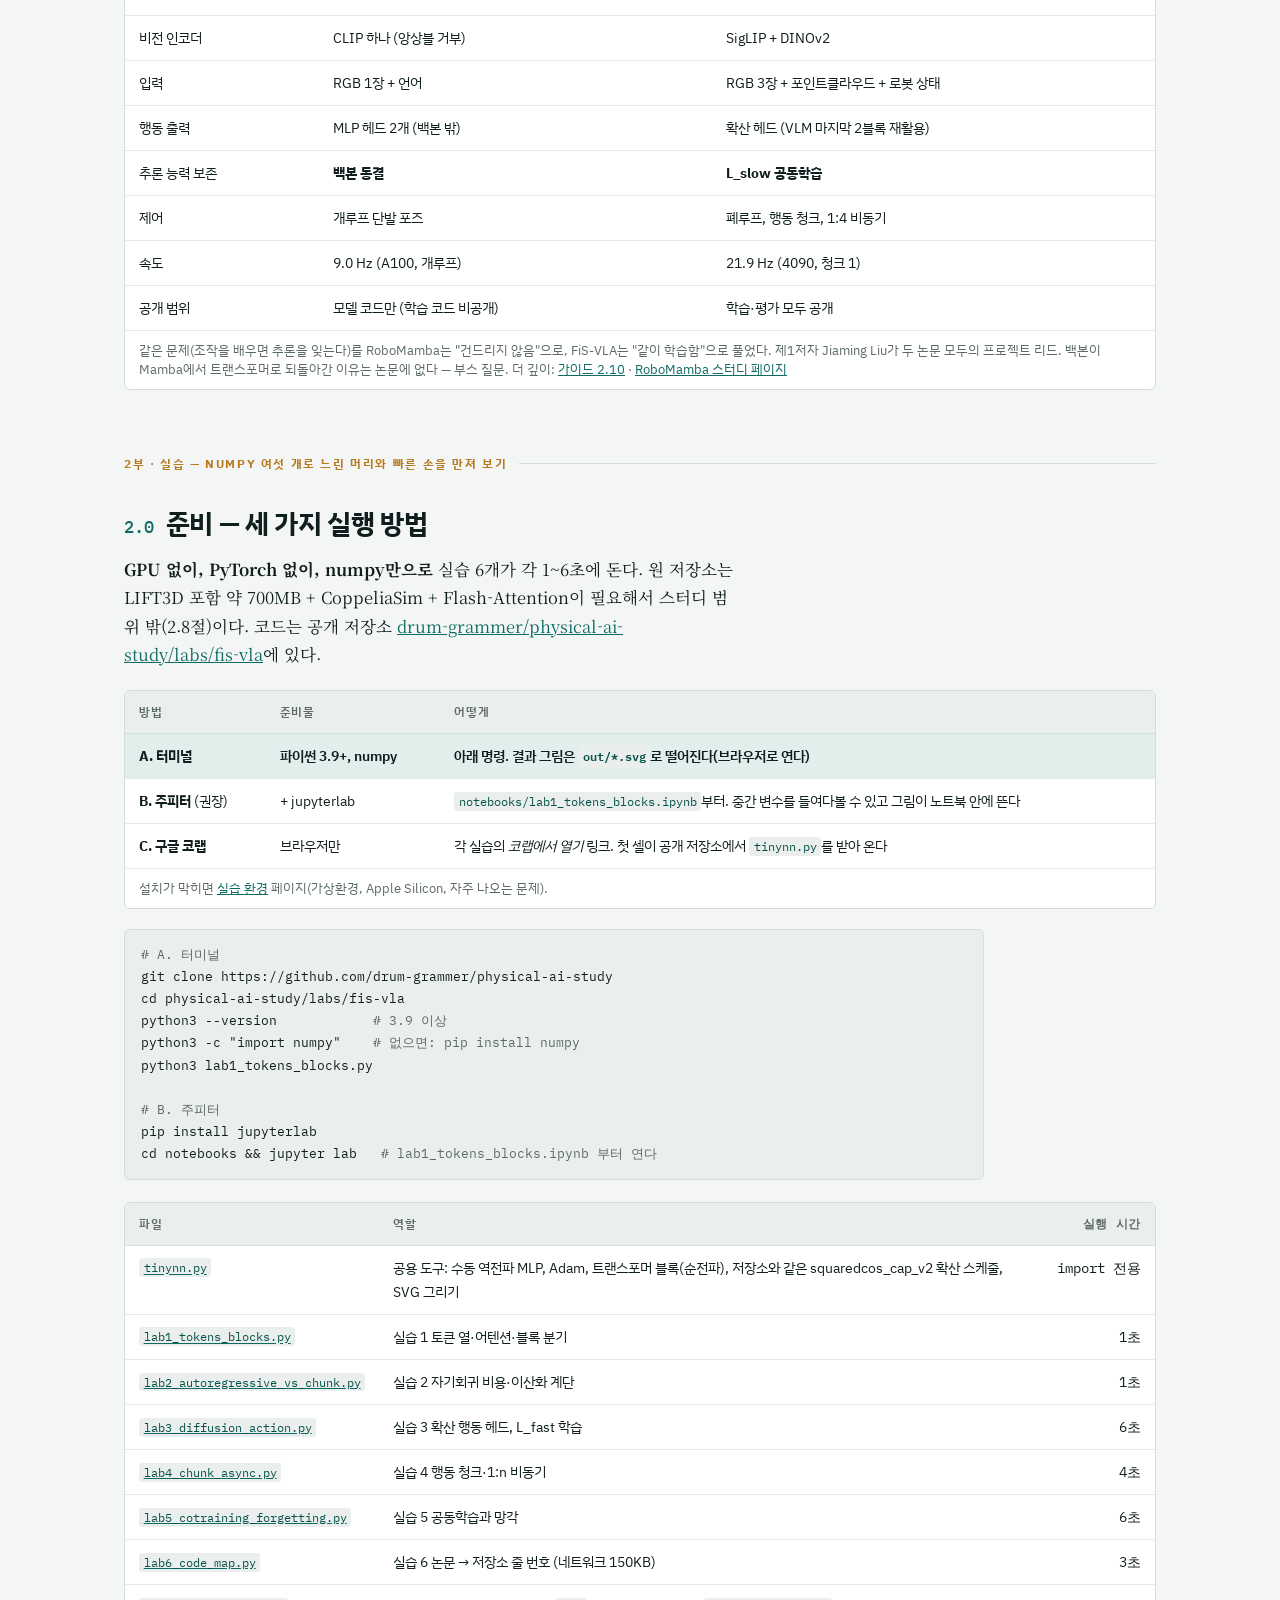
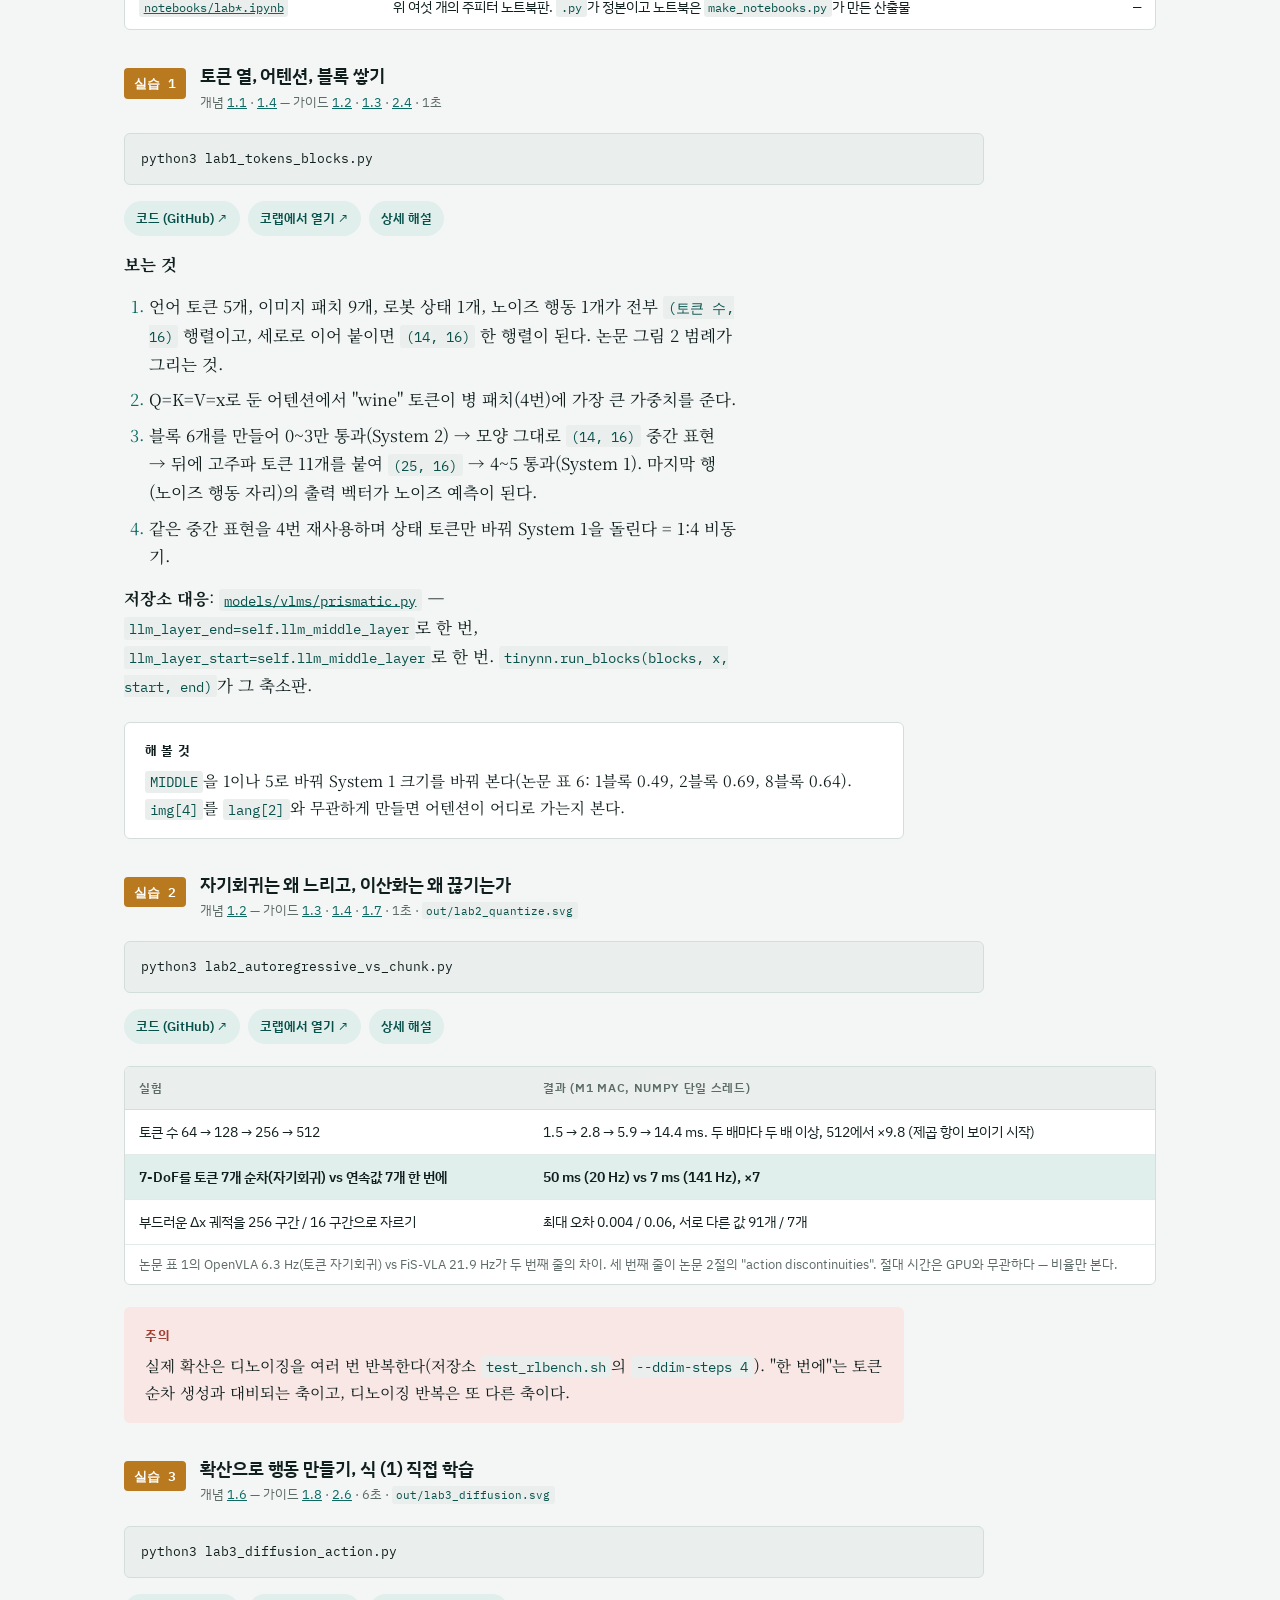
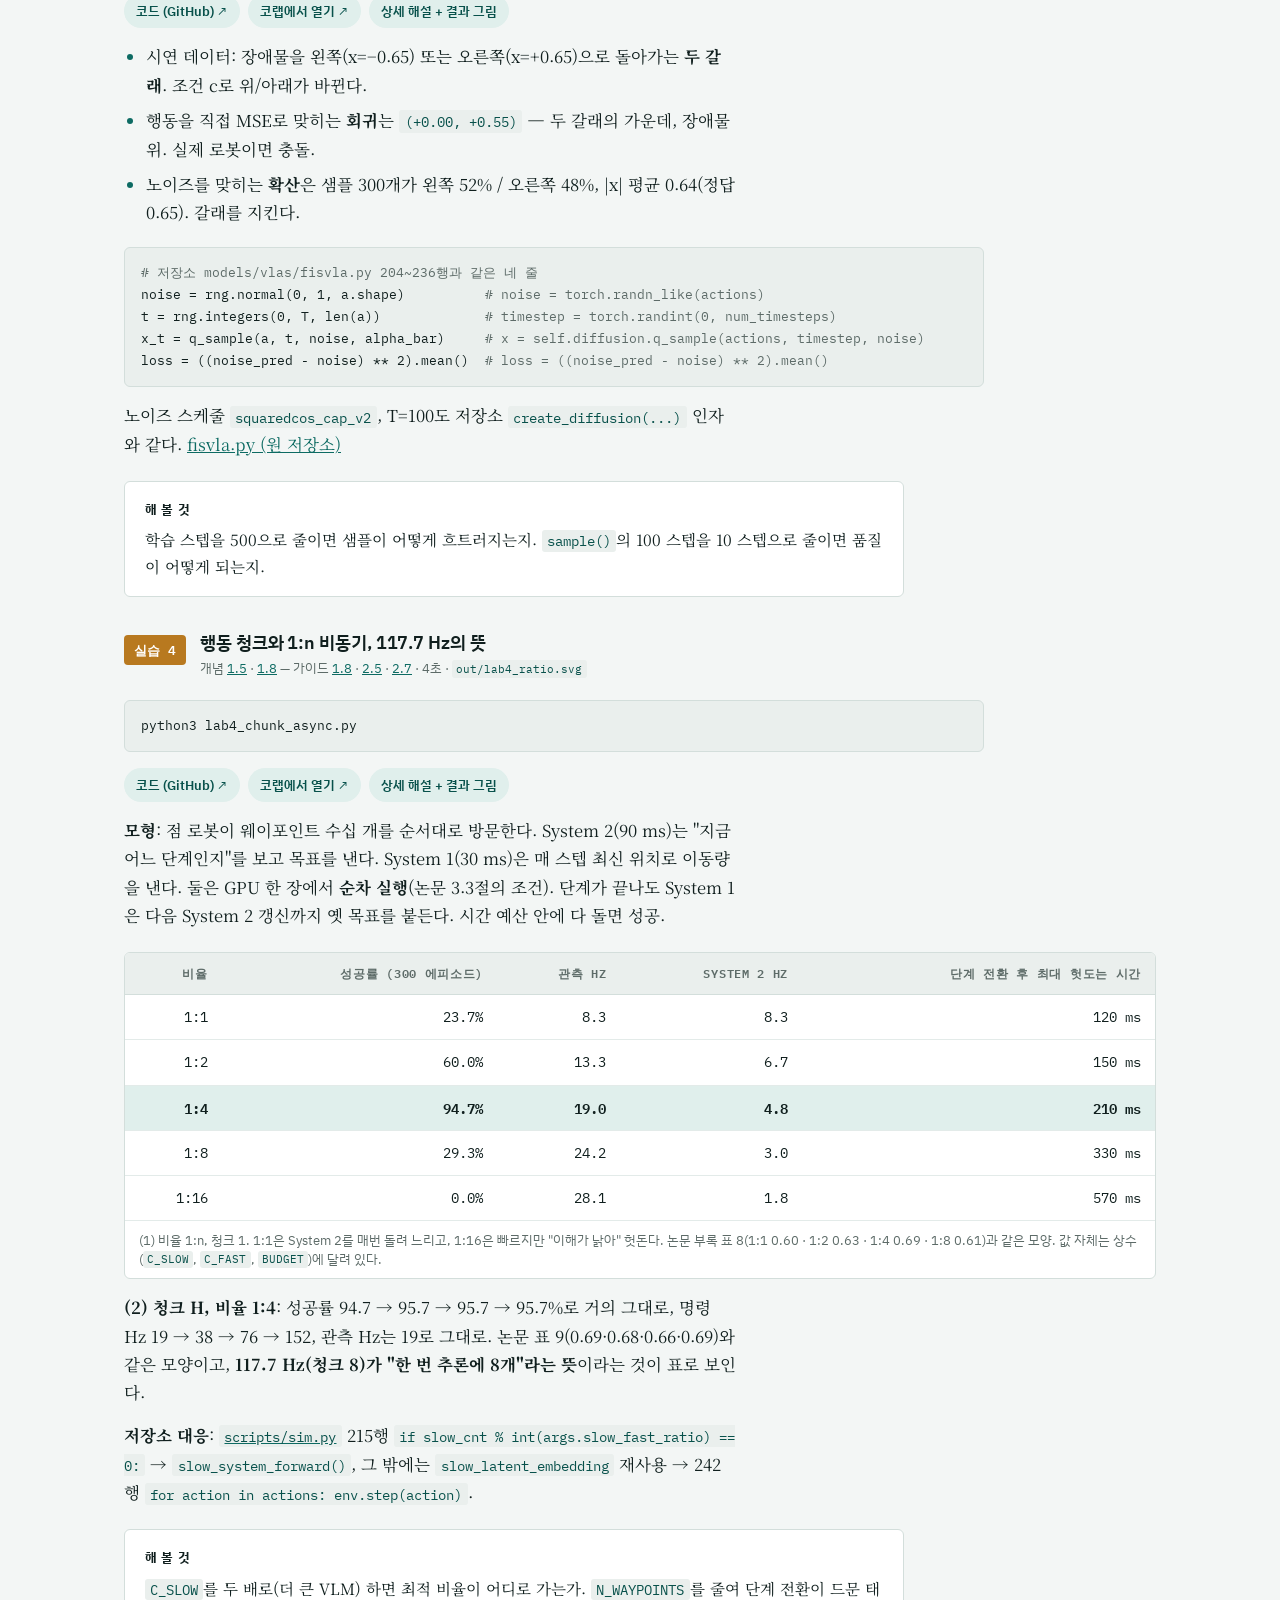
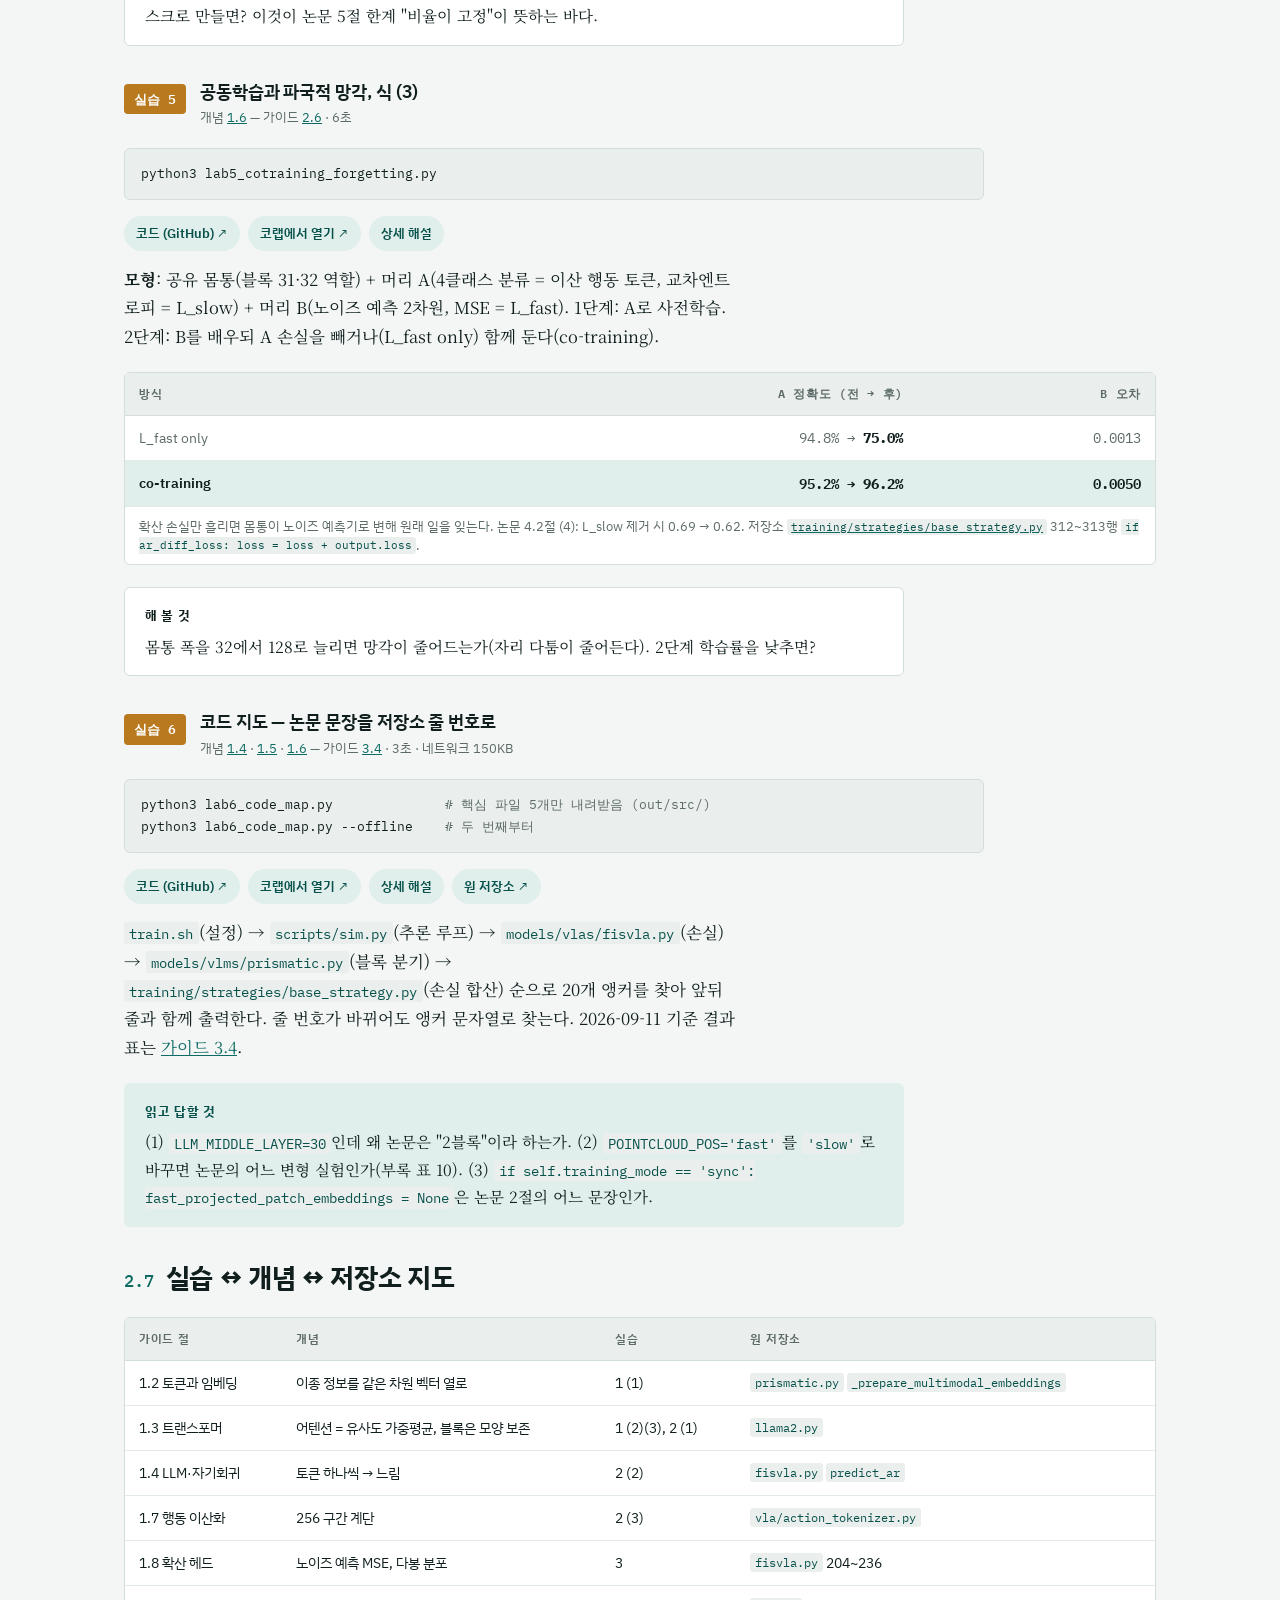
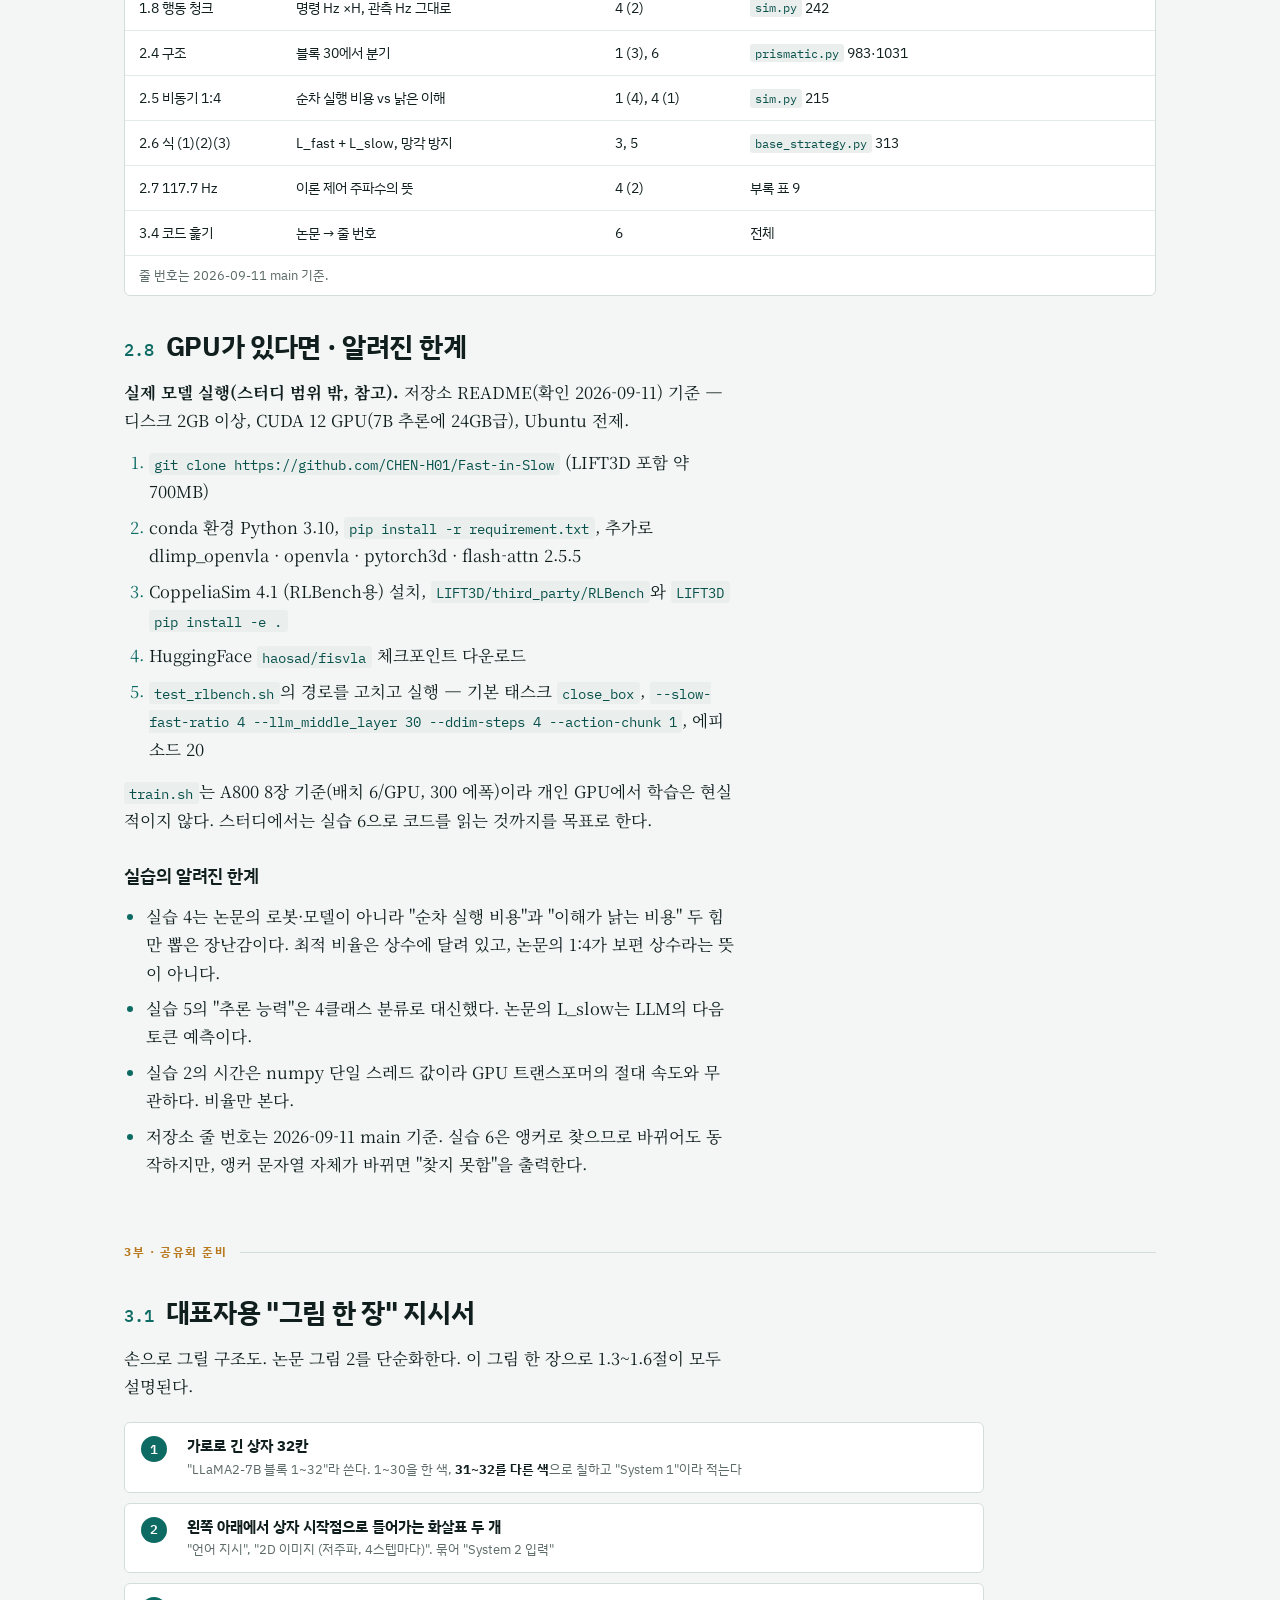
<file: papers/fis-vla/index.html>
<!DOCTYPE html>
<html lang="ko">
<head>
<meta charset="utf-8">
<meta name="viewport" content="width=device-width, initial-scale=1">
<style>
    html { color-scheme: light; }
    body { margin: 0; font: 14px system-ui, -apple-system, sans-serif; background: #fafaf9; }
    img { max-width: 100%; }
    [hidden] { display: none !important; }
</style>
<title>FiS-VLA 스터디 페이지</title>
<link rel="preconnect" href="https://fonts.gstatic.com" crossorigin>
<link rel="stylesheet" href="https://fonts.googleapis.com/css2?family=IBM+Plex+Sans+KR:wght@400;500;600;700&family=Noto+Serif+KR:wght@400;600;700&family=IBM+Plex+Mono:wght@400;500;600&display=swap">
<link rel="stylesheet" href="../../style.css">

</head>
<body>
<header class="masthead">
  <div class="wrap">
    <p class="crumbs"><a href="../../index.html">피지컬AI 논문 읽기</a> › <a href="../../collections/ai2-robotics-vla-6/index.html">VLA 논문 6편 읽기</a> › 스터디 페이지 ② · 1주차</p>
    <div class="eyebrow">
      <span>논문 ② · 2025-06 · preprint</span>
      <span class="dim">개념 2시간 + 실습 90분 + 공유회 준비 30분</span>
    </div>
    <h1>FiS-VLA — 빠른 손을 느린 머리 안에 넣다</h1>
    <p class="standfirst">
      온전한 VLM(LLaMA2-7B, 32블록)을 느린 System 2로 그대로 쓰고, 그 <strong>마지막 블록 2개를 빠른 System 1</strong>(확산 행동 생성기)로 재활용한다.
      두 시스템은 다른 입력을 받고 1:4 주기로 돌며, 확산 손실과 자기회귀 손실을 함께 학습한다.
      이 페이지 하나로 개념 → 실습 → 공유회 준비까지 간다. 더 깊이 볼 곳은 정독 가이드의 절로 링크했다.
    </p>
    <p class="cite"><b>Fast-in-Slow: A Dual-System Foundation Model Unifying Fast Manipulation within Slow Reasoning.</b>
      Hao Chen, Jiaming Liu, Chenyang Gu, Zhuoyang Liu 외 — CUHK · 베이징대 · <b>AI² Robotics</b> · BAAI. arXiv 2506.01953, 2025-06-02.
      회사가 오픈소스 모델 "GOVLA 0.5"의 원형으로 내세우는 논문(2차 출처). 실기 실험 중 AlphaBot 결과가 제품과 가장 가깝다.</p>
    <div class="links">
      <a class="ext" href="https://arxiv.org/abs/2506.01953">arXiv</a>
      <a class="ext" href="https://arxiv.org/pdf/2506.01953">PDF</a>
      <a class="ext" href="https://github.com/CHEN-H01/Fast-in-Slow">원 저장소 CHEN-H01/Fast-in-Slow</a>
      <a class="ext" href="https://fast-in-slow.github.io/">프로젝트 페이지</a>
      <a class="ext" href="https://huggingface.co/haosad/fisvla">체크포인트 haosad/fisvla</a>
      <a class="ext" href="https://github.com/drum-grammer/physical-ai-study/tree/main/labs/fis-vla">실습 코드 (공개)</a>
    </div>
    <div class="meta">
      <span><strong>주차</strong> 1주 (2026-09-14 ~ 09-20)</span>
      <span><strong>대표자</strong> 죠셉</span>
      <span><strong>짝 논문</strong> <a href="../robomamba/index.html">① RoboMamba</a></span>
      <span><strong>심화</strong> <a href="guide.html">정독 가이드</a> · <a href="lab.html">실습 상세</a></span>
      <span class="dim">갱신 2026-09-17</span>
    </div>
  </div>
</header>

<div class="wrap">
<main>

<details class="toc" open>
  <summary>이 페이지의 차례</summary>
  <div class="toc-body">
    <div class="grp">시작</div>
    <a href="#how"><span class="num">0</span>이 페이지로 공부하는 법 · 진행 체크</a>
    <a href="#summary"><span class="num">S</span>한 장 요약</a>
    <div class="grp">1부 · 개념</div>
    <a href="#c1"><span class="num">1.1</span>먼저 알아야 할 개념 여섯 개</a>
    <a href="#c2"><span class="num">1.2</span>문제 — 두 개의 딜레마</a>
    <a href="#c3"><span class="num">1.3</span>핵심 아이디어 — 그림 1</a>
    <a href="#c4"><span class="num">1.4</span>구조 — 그림 2, 입력·출력·손실</a>
    <a href="#c5"><span class="num">1.5</span>두 시스템의 조율 — 1:4 비동기</a>
    <a href="#c6"><span class="num">1.6</span>학습 — 식 세 개</a>
    <a href="#c7"><span class="num">1.7</span>결과 읽기</a>
    <a href="#c8"><span class="num">1.8</span>소거 실험</a>
    <a href="#c9"><span class="num">1.9</span>한계와 비판적으로 읽기</a>
    <a href="#c10"><span class="num">1.10</span>계보 — RoboMamba와의 대비</a>
    <div class="grp">2부 · 실습 (numpy)</div>
    <a href="#prep"><span class="num">2.0</span>준비 — 세 가지 실행 방법</a>
    <a href="#lab1"><span class="num">2.1</span>토큰 열, 어텐션, 블록 쌓기</a>
    <a href="#lab2"><span class="num">2.2</span>자기회귀는 왜 느리고 이산화는 왜 끊기나</a>
    <a href="#lab3"><span class="num">2.3</span>확산으로 행동 만들기, 식 (1)</a>
    <a href="#lab4"><span class="num">2.4</span>행동 청크와 1:n 비동기, 117.7 Hz</a>
    <a href="#lab5"><span class="num">2.5</span>공동학습과 파국적 망각, 식 (3)</a>
    <a href="#lab6"><span class="num">2.6</span>코드 지도 — 논문 문장을 줄 번호로</a>
    <a href="#labmap"><span class="num">2.7</span>실습 ↔ 개념 ↔ 저장소 지도</a>
    <a href="#gpu"><span class="num">2.8</span>GPU가 있다면 · 알려진 한계</a>
    <div class="grp">3부 · 공유회 준비</div>
    <a href="#draw"><span class="num">3.1</span>대표자용 그림 한 장 지시서</a>
    <a href="#q3"><span class="num">3.2</span>공유회에서 던질 질문 세 개</a>
    <a href="#quiz"><span class="num">3.3</span>자가 점검 퀴즈 10문항</a>
    <a href="#booth"><span class="num">3.4</span>부스 질문의 근거</a>
    <div class="grp">4부</div>
    <a href="#map"><span class="num">4</span>자료 지도</a>
  </div>
</details>

<h2 id="how"><span class="num">0</span>이 페이지로 공부하는 법</h2>
<p class="col">위에서 아래로 읽으면 된다. 논문 PDF는 옆에 펴 둔다 — 각 절에 "논문에서 볼 곳"을 적었다.
배경이 부족하다고 느끼면 1.1절의 링크로 정독 가이드 1부에 다녀온다. 실습은 파이썬 3.9와 numpy만 있으면 1분 안에 돈다.</p>
<ol class="path">
  <li><div class="what"><b>한 장 요약을 읽고 논문 그림 1·2와 초록을 본다</b><div class="where">아래 S절. 시간이 없으면 여기까지만 해도 공유회 참여가 된다</div></div><span class="t">20분</span></li>
  <li><div class="what"><b>1부 개념 — 문제 → 아이디어 → 구조 → 조율 → 학습 → 결과 → 한계</b><div class="where">각 절 끝의 "논문에서" 표시대로 원문 절·그림·표를 함께 본다</div></div><span class="t">2시간</span></li>
  <li><div class="what"><b>2부 실습 여섯 개 — 순서대로</b><div class="where">명령 한 줄씩. 코드는 GitHub, 노트북은 코랩 버튼. 각 실습이 어느 개념을 만지는지 표시했다</div></div><span class="t">90분</span></li>
  <li><div class="what"><b>3부 — 그림 한 장, 질문 세 개, 퀴즈 10문항</b><div class="where">대표자는 3.1·3.2, 참여자는 3.3. 부스 질문 근거는 3.4</div></div><span class="t">30분</span></li>
</ol>
<h3>진행 체크</h3>
<p class="col">이 브라우저에만 저장된다(서버 없음). 다른 기기에서는 다시 비어 있다.</p>
<ul class="checks">
  <li><label><input type="checkbox" id="k-summary"><span>한 장 요약 + 논문 그림 1·2·초록</span></label></li>
  <li><label><input type="checkbox" id="k-concept"><span>1부 개념 1.1 ~ 1.10</span></label></li>
  <li><label><input type="checkbox" id="k-lab1"><span>실습 1·2 (토큰 열 · 자기회귀)</span></label></li>
  <li><label><input type="checkbox" id="k-lab3"><span>실습 3·4 (확산 헤드 · 청크와 비동기)</span></label></li>
  <li><label><input type="checkbox" id="k-lab5"><span>실습 5·6 (공동학습 · 코드 지도)</span></label></li>
  <li><label><input type="checkbox" id="k-quiz"><span>퀴즈 10문항 중 8개 이상</span></label></li>
  <li><label><input type="checkbox" id="k-share"><span>공유회 준비물 (그림 한 장 또는 질문) 완료</span></label></li>
</ul>

<h2 id="summary"><span class="num">S</span>한 장 요약</h2>
<div class="figs">
  <div class="fig"><span class="v">0.69</span><span class="k">RLBench 10태스크 평균 성공률. CogACT 0.61, π0 0.55</span></div>
  <div class="fig"><span class="v">21.9 Hz</span><span class="k">청크 1일 때 추론 속도 (RTX 4090). OpenVLA 6.3 Hz</span></div>
  <div class="fig spike"><span class="v">117.7 Hz</span><span class="k">청크 8·비율 1:4의 이론 제어 주파수 — 관측 빈도는 그대로</span></div>
  <div class="fig"><span class="v">1 : 4</span><span class="k">System 2 : System 1 동작 주파수 비율</span></div>
  <div class="fig"><span class="v">2 블록</span><span class="k">LLaMA2-7B 32블록 중 System 1로 쓰는 마지막 블록 수</span></div>
</div>
<div class="box key"><span class="h">한 문장</span>
  System 1을 <strong>별도 모듈이 아니라 System 2 VLM의 마지막 트랜스포머 블록</strong>으로 만들어, 빠른 손이 느린 머리의 사전학습 지식과 중간 표현을 물려받게 했다.
  두 시스템은 다른 입력(System 1만 3D 포인트클라우드와 로봇 상태를 본다)을 받고 1:4로 돌며, 확산 손실 + 자기회귀 손실을 함께 학습해 추론 능력의 망각을 막는다.
</div>
<h3>기여 세 가지 (논문 1절)</h3>
<ol>
  <li><strong>Fast-in-Slow 구조</strong> — 두 시스템이 같은 파운데이션 모델에서 나온다. System 1은 System 2의 일부다.</li>
  <li><strong>이종 입력 + 비동기 주파수</strong> — System 2는 언어 + 2D 이미지(저주파), System 1은 2D 이미지 + 3D 포인트클라우드 + 로봇 상태(고주파). 비율 1:4.</li>
  <li><strong>이중 인식 공동학습(dual-aware co-training)</strong> — L = L_fast(확산 노이즈 예측) + L_slow(다음 토큰 예측). 후자가 없으면 System 2의 추론 능력이 망각된다.</li>
</ol>
<p class="col"><strong>논문에서 볼 곳</strong>: 초록, 그림 1(아이디어), 그림 2(4쪽 전체 구조도). 그림 2의 범례(언어·이미지·포인트클라우드·상태·노이즈 행동 토큰의 색)를 먼저 익혀 두면 뒤가 편하다.</p>

<div class="part">1부 · 개념</div>

<h2 id="c1"><span class="num">1.1</span>먼저 알아야 할 개념 여섯 개</h2>
<p class="col">각 항목의 링크는 정독 가이드 1부의 해당 절이다. 이미 아는 것은 건너뛴다.</p>
<div class="terms">
  <div><b>토큰과 임베딩</b>언어·이미지 패치·로봇 상태·노이즈 행동을 전부 "같은 크기의 벡터 열"로 만들어 한 행렬에 세로로 쌓는다. 트랜스포머는 그 행렬만 본다. → <a href="guide.html#s12">가이드 1.2</a></div>
  <div><b>트랜스포머 블록</b>어텐션(닮은 토큰의 정보를 더 많이 섞는 가중평균 — Q·K로 닮음을 재고 V를 평균한다) + MLP. 입력과 출력 모양이 같아서 <em>어느 블록 사이에서든</em> 중간 표현을 꺼낼 수 있다. FiS-VLA의 핵심 전제. → <a href="guide.html#s13">가이드 1.3</a> · <a href="guide.html#s131">숫자 예제 1.3.1</a></div>
  <div><b>LLM · 자기회귀 · VLM</b>다음 회차의 입력이 이번 회차의 출력이라 순서대로만 뽑을 수 있는 것이 자기회귀. 그래서 느리다. VLM은 인코더 전용 비전 모델(SigLIP·DINOv2)의 출력 토큰을 디코더 전용 LLM 앞에 붙인 것. → <a href="guide.html#s14">가이드 1.4</a> · <a href="guide.html#s141">자기회귀 1.4.1</a> · <a href="guide.html#s142">인코더·디코더 1.4.2</a></div>
  <div><b>VLA와 "행동을 어떻게 내보내는가"</b>행동을 256 구간 토큰으로 이산화하면(OpenVLA) 끊기고 느리다. 연속값을 한 번에 내는 헤드가 대안. → <a href="guide.html#s17">가이드 1.7</a></div>
  <div><b>확산 행동 헤드와 행동 청크</b>노이즈에서 행동을 복원한다. 두 갈래 시연(왼쪽/오른쪽)을 회귀는 가운데로 뭉개고 확산은 갈래를 지킨다. 청크는 한 번에 H 스텝을 내는 것. → <a href="guide.html#s18">가이드 1.8</a></div>
  <div><b>System 1 / System 2 이중 시스템</b>System 2는 "무엇을 할지" 판단하는 느린 머리(VLM), System 1은 "지금 어떻게 움직일지" 정하는 빠른 손. 머리는 가끔, 손은 자주 돌린다. π0, CogACT, GR00T N1, Helix는 그 손을 VLM 밖에 별도 모듈로 붙이지만 FiS-VLA는 VLM 안으로 넣는다. 포인트클라우드는 → <a href="guide.html#s19">가이드 1.9</a> · <a href="guide.html#s110">1.10</a></div>
</div>

<h2 id="c2"><span class="num">1.2</span>문제 — 두 개의 딜레마</h2>
<div class="tbl">
<table>
<thead><tr><th>기존 접근</th><th>장점</th><th>한계</th></tr></thead>
<tbody>
<tr><td><strong>단일 VLA</strong> (OpenVLA 등) — VLM이 행동 토큰을 자기회귀로 뽑는다</td><td>사전학습 지식으로 범용적</td><td>느리다(수 Hz), 행동이 끊긴다(action discontinuities)</td></tr>
<tr><td><strong>이중 시스템 VLA</strong> (π0, CogACT, GR00T N1, Helix) — VLM(System 2) + <em>별도</em> 행동 헤드(System 1)</td><td>빠르다</td><td>System 1이 새로 만든 모듈이라 <strong>VLM의 사전학습 지식이 없고</strong>, System 2가 준 특징만 본다</td></tr>
</tbody>
<caption>저자의 질문: VLM이 로봇의 뇌라면, System 1과 System 2를 한 뇌 안에서 통합할 수 없는가? — 논문 1·2절. 더 깊이: <a href="guide.html#s22">가이드 2.2</a></caption>
</table>
</div>

<h2 id="c3"><span class="num">1.3</span>핵심 아이디어 — 그림 1 읽기</h2>
<p class="col">그림 1은 세 칸이다. 왼쪽이 단일 VLA(느림), 가운데가 기존 이중 시스템(System 1이 VLM 밖), 오른쪽이 FiS-VLA — <strong>System 1이 VLM의 꼬리 블록 안에 들어가 있다.</strong>
그림에서 확인할 것 두 가지: (1) System 1로 들어가는 화살표가 System 2보다 많다(고주파 입력이 추가된다). (2) 두 시스템의 시계가 다르다(1:4).</p>
<div class="box"><span class="h">비유</span>
  느린 머리(System 2)가 "지금 어느 단계인지"를 4스텝에 한 번 정리해 주면, 빠른 손(System 1)은 매 스텝 최신 위치와 3D 장면을 보고 움직인다.
  손은 머리와 같은 뇌 조직(마지막 블록)이라 머리가 배운 것을 그대로 쓴다. 더 깊이: <a href="guide.html#s23">가이드 2.3</a>
</div>

<h2 id="c4"><span class="num">1.4</span>구조 — 그림 2 읽기, 입력·출력·손실</h2>
<div class="tbl">
<table>
<thead><tr><th>부품</th><th>내용</th></tr></thead>
<tbody>
<tr><td>초기화</td><td>Prismatic VLM — 비전 인코더 SigLIP + DINOv2, LLM LLaMA2-7B (32블록)</td></tr>
<tr><td><strong>System 2</strong></td><td>LLM 블록 1~30. <strong>입력</strong>: 언어 지시, 2D 이미지. <strong>출력</strong>: 중간 잠재 특징(+ 자기회귀로 이산 행동/언어 계획)</td></tr>
<tr class="hi"><td><strong>System 1</strong></td><td>LLM 블록 31~32. <strong>입력</strong>: 중간 특징 + 2D 이미지 + 3D 포인트클라우드(1024점, 3D 토크나이저 → 같은 비전 인코더) + 로봇 상태 + 노이즈 섞인 행동 + 확산 단계 τ. <strong>출력</strong>: 노이즈 예측 → 행동 청크</td></tr>
<tr><td>확산</td><td>T=100, 노이즈 예측 MSE (식 1). 추론 시 DDIM 수 스텝(저장소 기본 4)</td></tr>
<tr><td>비동기</td><td>System 2 출력 하나가 System 1의 다음 n=4 스텝을 안내. 단일 GPU 순차 실행(Helix식 병렬 아님). 학습 때도 비동기 샘플링</td></tr>
<tr><td>행동 공간</td><td>시뮬 7-DoF 엔드이펙터 포즈 · AgileX 14-DoF 포즈 제어 · AlphaBot 16-DoF 관절 제어</td></tr>
</tbody>
<caption>논문 3.1~3.3절, 그림 2. "입력·출력·손실 세 가지만 표로" — 손실은 1.6절. 더 깊이(부품 목록 전체): <a href="guide.html#s24">가이드 2.4</a></caption>
</table>
</div>
<div class="lab-link"><span class="n">실습 1</span><span>블록 6개짜리 장난감 트랜스포머로 "0~3 통과 → 고주파 토큰 붙이기 → 4~5 통과"를 직접 돌린다. 저장소 <code>prismatic.py</code>가 <code>llm_middle_layer</code>에서 두 번 호출되는 것과 같은 구조. → <a href="#lab1">2.1</a></span></div>

<h2 id="c5"><span class="num">1.5</span>두 시스템의 조율 — 1:4 비동기와 이종 입력 (3.3절)</h2>
<p class="col">System 2는 90 ms급, System 1은 30 ms급이라고 치자. 매 스텝 둘 다 돌리면(1:1) 느리고, System 2를 너무 드물게 돌리면(1:16) 손이 "낡은 이해"로 움직인다.
사이 어딘가에 최적점이 있고 논문은 <strong>1:4</strong>를 택했다(부록 표 8: 1:1 0.60 · 1:2 0.63 · 1:4 0.69 · 1:8 0.61).</p>
<p class="col">이종 입력이 중요한 이유: 고주파로 바뀌는 정보(로봇 상태, 3D 장면)를 System 2에 넣으면 4스텝 동안 낡는다. 그래서 System 1에만 넣는다. 부록 표 10의 "입력 배치 변형"이 이것을 검증한다(1.8절). 더 깊이: <a href="guide.html#s25">가이드 2.5</a></p>
<div class="lab-link"><span class="n">실습 4</span><span>점 로봇 모형에서 비율을 1:1 ~ 1:16으로 바꿔 성공률이 1:4 근처에서 최고가 되는 것, 그리고 청크를 늘리면 명령 Hz만 오르고 관측 Hz는 그대로인 것을 본다. → <a href="#lab4">2.4</a></span></div>

<h2 id="c6"><span class="num">1.6</span>학습 — 식 세 개와 레시피 (3.4절)</h2>
<div class="eq"><span class="tag">식 (1) · L_fast — 확산 노이즈 예측</span>
<pre>L_fast = E_{a, ε, τ} ‖ ε − ε_θ( a_τ , τ , c ) ‖²
   a_τ = √ᾱ_τ · a + √(1−ᾱ_τ) · ε        (정답 행동 청크 a 에 노이즈 ε 을 τ 단계만큼 섞는다)
   c   = System 2 중간 특징 + 2D 이미지 + 3D 포인트클라우드 + 로봇 상태</pre>
<p class="gloss">System 1(블록 31~32)이 "섞인 노이즈가 무엇이었나"를 맞힌다. 추론 때는 순수 노이즈에서 시작해 이 예측으로 되감아 행동 청크를 만든다. 저장소 <code>models/vlas/fisvla.py</code> 204~236행의 네 줄이 그대로 이 식이다.</p></div>
<div class="eq"><span class="tag">식 (2) · L_slow — 자기회귀 다음 토큰 예측</span>
<pre>L_slow = − Σ_t log p_θ( y_t | y_&lt;t , 언어 , 2D 이미지 )      y = 이산 행동 토큰 또는 언어 계획</pre>
<p class="gloss">System 2가 원래 하던 일. 이것을 계속 학습시켜야 블록 1~30이 "노이즈 예측기의 부속품"으로 변하지 않는다.</p></div>
<div class="eq"><span class="tag">식 (3) · 이중 인식 공동학습</span>
<pre>L = L_fast + L_slow</pre>
<p class="gloss">L_slow를 빼면 0.69 → 0.62 (4.2절 (4)). 저장소 <code>training/strategies/base_strategy.py</code> 312~313행 <code>if ar_diff_loss: loss = loss + output.loss</code>. 더 깊이: <a href="guide.html#s26">가이드 2.6</a></p></div>
<div class="tbl">
<table>
<thead><tr><th>단계</th><th>데이터</th><th>설정</th></tr></thead>
<tbody>
<tr><td>사전학습</td><td>37개 오픈 데이터셋, 86만 궤적, 3,600만 프레임</td><td>5 에폭, 단일 이미지</td></tr>
<tr><td>파인튜닝 (시뮬)</td><td>RLBench 태스크당 100 궤적</td><td>300 에폭, A800 8장</td></tr>
<tr><td>파인튜닝 (실기)</td><td>태스크당 100 데모, 3시점 RGB</td><td>AgileX · AlphaBot</td></tr>
</tbody>
</table>
</div>
<div class="lab-link"><span class="n">실습 3 · 5</span><span>실습 3은 식 (1)을 2차원 장난감에서 직접 학습해 회귀와의 차이를 본다. 실습 5는 L_slow를 빼면 몸통이 원래 일을 잊는 것(94.8% → 75.0%)을 재현한다. → <a href="#lab3">2.3</a> · <a href="#lab5">2.5</a></span></div>

<h2 id="c7"><span class="num">1.7</span>결과 읽기 — 표 1·2·3</h2>
<p class="col"><strong>베이스라인이 누구인가부터.</strong> 표 1은 ManipLLM·OpenVLA(단일 VLA), π0·CogACT(이중 시스템)와 비교한다 — 자체 소거만 한 것이 아니다. 단, 속도는 <em>청크 1로 통일</em>해서 쟀다.</p>
<div class="tbl">
<table>
<thead><tr><th>모델</th><th class="n">파라미터</th><th class="n">RLBench 평균 성공률</th><th class="n">속도 (4090, 청크 1)</th></tr></thead>
<tbody>
<tr><td>ManipLLM</td><td class="n">7B</td><td class="n">0.38</td><td class="n">2.2 Hz</td></tr>
<tr><td>OpenVLA</td><td class="n">7B</td><td class="n">0.40</td><td class="n">6.3 Hz</td></tr>
<tr><td>π0</td><td class="n">2.6B</td><td class="n">0.55</td><td class="n">13.8 Hz</td></tr>
<tr><td>CogACT</td><td class="n">7B</td><td class="n">0.61</td><td class="n">9.8 Hz</td></tr>
<tr class="hi"><td>FiS-VLA</td><td class="n">7B</td><td class="n">0.69</td><td class="n">21.9 Hz</td></tr>
</tbody>
<caption>논문 표 1. 10개 태스크 중 8개 최고. CogACT 대비 +8%p, π0 대비 +14%p.</caption>
</table>
</div>
<ul>
  <li><strong>실기 양팔</strong> (π0 대비, 태스크별 단일 학습, 20 롤아웃): AgileX 평균 0.68 vs 0.59, <strong>AlphaBot 평균 0.74 vs 0.61</strong>. 최대 격차는 수건 접기(0.60 vs 0.40). — 표 2·3</li>
  <li><strong>일반화</strong>: 미지 물체·복잡 배경·조명 변화에서 FiS-VLA의 하락 폭(−19~−31%)이 π0(−27~−46%)보다 작다.</li>
  <li><strong>실기 로봇이 AlphaBot</strong>이므로 이 논문은 제품 기술과 직결된다. 16-DoF 관절 제어라는 점도 기억해 둔다.</li>
</ul>
<p class="col">더 깊이(표 1~3 전부, 태스크별 수치): <a href="guide.html#s27">가이드 2.7</a></p>

<h2 id="c8"><span class="num">1.8</span>소거 실험 — 무엇이 성능을 만들었나 (부록 표 6~10)</h2>
<div class="tbl">
<table>
<thead><tr><th>무엇을 바꿨나</th><th>결과</th><th>읽는 법</th></tr></thead>
<tbody>
<tr><td>System 1 블록 수 1 / <strong>2</strong> / 4 / 8</td><td class="n">0.49 / <strong>0.69</strong> / 0.66 / 0.64</td><td>2개에서 포화. 1개는 부족, 8개는 System 2가 얕아져 손해</td></tr>
<tr><td>System 1 입력 제거: 3D / 3D+2D / 전부</td><td class="n">0.61 / 0.44 / <strong>0.22</strong></td><td>고주파 입력이 없으면 절반 이하. 기존 이중 시스템 비판의 근거</td></tr>
<tr><td>주파수 비율 1:1 / 1:2 / <strong>1:4</strong> / 1:8</td><td class="n">0.60 / 0.63 / <strong>0.69</strong> / 0.61</td><td>실습 4의 모양 그대로</td></tr>
<tr><td>행동 청크 1 / 2 / 4 / 8</td><td class="n">0.69 / 0.68 / 0.66 / 0.69</td><td>성공률 유지, 주파수만 비례 상승 (청크 8 = 117.7 Hz 이론값)</td></tr>
<tr><td>L_slow 제거</td><td class="n">0.69 → 0.62</td><td>공동학습의 근거. 실습 5</td></tr>
<tr><td>입력 배치 변형 1 / 2 / 3</td><td class="n">0.63 / 0.61 / 0.68</td><td>고주파 정보는 System 1에 있어야 한다</td></tr>
</tbody>
</table>
</div>

<h2 id="c9"><span class="num">1.9</span>한계와 비판적으로 읽기</h2>
<h3>논문이 밝힌 것 (5절, 부록 D)</h3>
<ul>
  <li>System 1 블록 수와 주파수 비율이 <strong>고정</strong>. 태스크·환경에 따라 동적으로 바꾸는 것이 후속 과제.</li>
  <li>실기 실패 4종: 양팔 충돌, 얇은 변형 물체의 높이 오차, 물체 위치 오인, 건네주기 회전 오차. System 2가 실패를 인식·수정하는 능력이 미래 과제.</li>
</ul>
<h3>논문이 밝히지 않은 것 — 스터디에서 따져 볼 것</h3>
<ol>
  <li><strong>117.7 Hz는 이론값이다.</strong> 청크 8을 한 번에 내는 값이라 새 관측을 보는 빈도는 21.9 Hz급 그대로다.</li>
  <li><strong>속도 비교 조건.</strong> 베이스라인 속도는 청크 1로 통일 측정. π0는 원래 긴 청크를 쓰는 모델이라 불리할 수 있다.</li>
  <li><strong>규모 차이.</strong> π0(2.6B) vs FiS-VLA(7B). 논문도 각주로 인정.</li>
  <li><strong>"System 1이 VLM 지식을 물려받는다"의 증거는 간접적</strong>(블록 수 소거, L_slow 소거, 일반화 하락 폭). 같은 크기의 <em>별도</em> 트랜스포머 블록 2개를 붙인 대조군과 직접 비교한 표가 없다.</li>
  <li>두 시스템을 같은 GPU에서 순차 실행했다 — Helix처럼 병렬 배치가 아니다. 제품에서는 어떤지가 부스 질문.</li>
  <li>arXiv v1 기준. 학회 채택 여부·후속 판 미확인(2026-09-11).</li>
</ol>
<p class="col">더 깊이: <a href="guide.html#s28">가이드 2.8</a> · <a href="guide.html#s29">2.9</a></p>

<h2 id="c10"><span class="num">1.10</span>계보 — RoboMamba와의 대비</h2>
<div class="tbl">
<table>
<thead><tr><th></th><th>① RoboMamba (2024-06)</th><th>② FiS-VLA (2025-06)</th></tr></thead>
<tbody>
<tr><td>백본</td><td>Mamba 2.8B (SSM, 선형 복잡도)</td><td>LLaMA2-7B (트랜스포머)</td></tr>
<tr><td>비전 인코더</td><td>CLIP 하나 (앙상블 거부)</td><td>SigLIP + DINOv2</td></tr>
<tr><td>입력</td><td>RGB 1장 + 언어</td><td>RGB 3장 + 포인트클라우드 + 로봇 상태</td></tr>
<tr><td>행동 출력</td><td>MLP 헤드 2개 (백본 밖)</td><td>확산 헤드 (VLM 마지막 2블록 재활용)</td></tr>
<tr><td>추론 능력 보존</td><td><strong>백본 동결</strong></td><td><strong>L_slow 공동학습</strong></td></tr>
<tr><td>제어</td><td>개루프 단발 포즈</td><td>폐루프, 행동 청크, 1:4 비동기</td></tr>
<tr><td>속도</td><td>9.0 Hz (A100, 개루프)</td><td>21.9 Hz (4090, 청크 1)</td></tr>
<tr><td>공개 범위</td><td>모델 코드만 (학습 코드 비공개)</td><td>학습·평가 모두 공개</td></tr>
</tbody>
<caption>같은 문제(조작을 배우면 추론을 잊는다)를 RoboMamba는 "건드리지 않음"으로, FiS-VLA는 "같이 학습함"으로 풀었다. 제1저자 Jiaming Liu가 두 논문 모두의 프로젝트 리드. 백본이 Mamba에서 트랜스포머로 되돌아간 이유는 논문에 없다 — 부스 질문. 더 깊이: <a href="guide.html#s210">가이드 2.10</a> · <a href="../robomamba/index.html">RoboMamba 스터디 페이지</a></caption>
</table>
</div>

<div class="part">2부 · 실습 — numpy 여섯 개로 느린 머리와 빠른 손을 만져 보기</div>

<h2 id="prep"><span class="num">2.0</span>준비 — 세 가지 실행 방법</h2>
<p class="col"><strong>GPU 없이, PyTorch 없이, numpy만으로</strong> 실습 6개가 각 1~6초에 돈다. 원 저장소는 LIFT3D 포함 약 700MB + CoppeliaSim + Flash-Attention이 필요해서 스터디 범위 밖(2.8절)이다.
코드는 공개 저장소 <a href="https://github.com/drum-grammer/physical-ai-study/tree/main/labs/fis-vla">drum-grammer/physical-ai-study/labs/fis-vla</a>에 있다.</p>
<div class="tbl">
<table>
<thead><tr><th>방법</th><th>준비물</th><th>어떻게</th></tr></thead>
<tbody>
<tr class="hi"><td><strong>A. 터미널</strong></td><td>파이썬 3.9+, numpy</td><td>아래 명령. 결과 그림은 <code>out/*.svg</code>로 떨어진다(브라우저로 연다)</td></tr>
<tr><td><strong>B. 주피터</strong> (권장)</td><td>+ jupyterlab</td><td><code>notebooks/lab1_tokens_blocks.ipynb</code>부터. 중간 변수를 들여다볼 수 있고 그림이 노트북 안에 뜬다</td></tr>
<tr><td><strong>C. 구글 코랩</strong></td><td>브라우저만</td><td>각 실습의 <em>코랩에서 열기</em> 링크. 첫 셀이 공개 저장소에서 <code>tinynn.py</code>를 받아 온다</td></tr>
</tbody>
<caption>설치가 막히면 <a href="../../lab-environment.html">실습 환경</a> 페이지(가상환경, Apple Silicon, 자주 나오는 문제).</caption>
</table>
</div>
<pre class="code"><span class="c"># A. 터미널</span>
git clone https://github.com/drum-grammer/physical-ai-study
cd physical-ai-study/labs/fis-vla
python3 --version            <span class="c"># 3.9 이상</span>
python3 -c "import numpy"    <span class="c"># 없으면: pip install numpy</span>
python3 lab1_tokens_blocks.py

<span class="c"># B. 주피터</span>
pip install jupyterlab
cd notebooks && jupyter lab   <span class="c"># lab1_tokens_blocks.ipynb 부터 연다</span></pre>
<div class="tbl">
<table>
<thead><tr><th>파일</th><th>역할</th><th class="n">실행 시간</th></tr></thead>
<tbody>
<tr><td><a href="https://github.com/drum-grammer/physical-ai-study/blob/main/labs/fis-vla/tinynn.py"><code>tinynn.py</code></a></td><td>공용 도구: 수동 역전파 MLP, Adam, 트랜스포머 블록(순전파), 저장소와 같은 squaredcos_cap_v2 확산 스케줄, SVG 그리기</td><td class="n">import 전용</td></tr>
<tr><td><a href="https://github.com/drum-grammer/physical-ai-study/blob/main/labs/fis-vla/lab1_tokens_blocks.py"><code>lab1_tokens_blocks.py</code></a></td><td>실습 1 토큰 열·어텐션·블록 분기</td><td class="n">1초</td></tr>
<tr><td><a href="https://github.com/drum-grammer/physical-ai-study/blob/main/labs/fis-vla/lab2_autoregressive_vs_chunk.py"><code>lab2_autoregressive_vs_chunk.py</code></a></td><td>실습 2 자기회귀 비용·이산화 계단</td><td class="n">1초</td></tr>
<tr><td><a href="https://github.com/drum-grammer/physical-ai-study/blob/main/labs/fis-vla/lab3_diffusion_action.py"><code>lab3_diffusion_action.py</code></a></td><td>실습 3 확산 행동 헤드, L_fast 학습</td><td class="n">6초</td></tr>
<tr><td><a href="https://github.com/drum-grammer/physical-ai-study/blob/main/labs/fis-vla/lab4_chunk_async.py"><code>lab4_chunk_async.py</code></a></td><td>실습 4 행동 청크·1:n 비동기</td><td class="n">4초</td></tr>
<tr><td><a href="https://github.com/drum-grammer/physical-ai-study/blob/main/labs/fis-vla/lab5_cotraining_forgetting.py"><code>lab5_cotraining_forgetting.py</code></a></td><td>실습 5 공동학습과 망각</td><td class="n">6초</td></tr>
<tr><td><a href="https://github.com/drum-grammer/physical-ai-study/blob/main/labs/fis-vla/lab6_code_map.py"><code>lab6_code_map.py</code></a></td><td>실습 6 논문 → 저장소 줄 번호 (네트워크 150KB)</td><td class="n">3초</td></tr>
<tr><td><a href="https://github.com/drum-grammer/physical-ai-study/tree/main/labs/fis-vla/notebooks"><code>notebooks/lab*.ipynb</code></a></td><td>위 여섯 개의 주피터 노트북판. <code>.py</code>가 정본이고 노트북은 <code>make_notebooks.py</code>가 만든 산출물</td><td class="n">—</td></tr>
</tbody>
</table>
</div>

<div class="lab-head" id="lab1"><span class="n">실습 1</span><div><h3>토큰 열, 어텐션, 블록 쌓기</h3><div class="ref">개념 <a href="#c1">1.1</a> · <a href="#c4">1.4</a> — 가이드 <a href="guide.html#s12">1.2</a> · <a href="guide.html#s13">1.3</a> · <a href="guide.html#s24">2.4</a> · 1초</div></div></div>
<pre class="code">python3 lab1_tokens_blocks.py</pre>
<div class="links">
  <a class="ext" href="https://github.com/drum-grammer/physical-ai-study/blob/main/labs/fis-vla/lab1_tokens_blocks.py">코드 (GitHub)</a>
  <a class="ext" href="https://colab.research.google.com/github/drum-grammer/physical-ai-study/blob/main/labs/fis-vla/notebooks/lab1_tokens_blocks.ipynb">코랩에서 열기</a>
  <a href="lab.html#lab1">상세 해설</a>
</div>
<p class="col"><strong>보는 것</strong></p>
<ol>
  <li>언어 토큰 5개, 이미지 패치 9개, 로봇 상태 1개, 노이즈 행동 1개가 전부 <code>(토큰 수, 16)</code> 행렬이고, 세로로 이어 붙이면 <code>(14, 16)</code> 한 행렬이 된다. 논문 그림 2 범례가 그리는 것.</li>
  <li>Q=K=V=x로 둔 어텐션에서 "wine" 토큰이 병 패치(4번)에 가장 큰 가중치를 준다.</li>
  <li>블록 6개를 만들어 0~3만 통과(System 2) → 모양 그대로 <code>(14, 16)</code> 중간 표현 → 뒤에 고주파 토큰 11개를 붙여 <code>(25, 16)</code> → 4~5 통과(System 1). 마지막 행(노이즈 행동 자리)의 출력 벡터가 노이즈 예측이 된다.</li>
  <li>같은 중간 표현을 4번 재사용하며 상태 토큰만 바꿔 System 1을 돌린다 = 1:4 비동기.</li>
</ol>
<p class="col"><strong>저장소 대응</strong>: <a href="https://github.com/CHEN-H01/Fast-in-Slow/blob/main/models/vlms/prismatic.py"><code>models/vlms/prismatic.py</code></a> — <code>llm_layer_end=self.llm_middle_layer</code>로 한 번, <code>llm_layer_start=self.llm_middle_layer</code>로 한 번. <code>tinynn.run_blocks(blocks, x, start, end)</code>가 그 축소판.</p>
<div class="box"><span class="h">해 볼 것</span><code>MIDDLE</code>을 1이나 5로 바꿔 System 1 크기를 바꿔 본다(논문 표 6: 1블록 0.49, 2블록 0.69, 8블록 0.64). <code>img[4]</code>를 <code>lang[2]</code>와 무관하게 만들면 어텐션이 어디로 가는지 본다.</div>

<div class="lab-head" id="lab2"><span class="n">실습 2</span><div><h3>자기회귀는 왜 느리고, 이산화는 왜 끊기는가</h3><div class="ref">개념 <a href="#c2">1.2</a> — 가이드 <a href="guide.html#s13">1.3</a> · <a href="guide.html#s14">1.4</a> · <a href="guide.html#s17">1.7</a> · 1초 · <code>out/lab2_quantize.svg</code></div></div></div>
<pre class="code">python3 lab2_autoregressive_vs_chunk.py</pre>
<div class="links">
  <a class="ext" href="https://github.com/drum-grammer/physical-ai-study/blob/main/labs/fis-vla/lab2_autoregressive_vs_chunk.py">코드 (GitHub)</a>
  <a class="ext" href="https://colab.research.google.com/github/drum-grammer/physical-ai-study/blob/main/labs/fis-vla/notebooks/lab2_autoregressive_vs_chunk.ipynb">코랩에서 열기</a>
  <a href="lab.html#lab2">상세 해설</a>
</div>
<div class="tbl">
<table>
<thead><tr><th>실험</th><th>결과 (M1 Mac, numpy 단일 스레드)</th></tr></thead>
<tbody>
<tr><td>토큰 수 64 → 128 → 256 → 512</td><td>1.5 → 2.8 → 5.9 → 14.4 ms. 두 배마다 두 배 이상, 512에서 ×9.8 (제곱 항이 보이기 시작)</td></tr>
<tr class="hi"><td>7-DoF를 토큰 7개 순차(자기회귀) vs 연속값 7개 한 번에</td><td>50 ms (20 Hz) vs 7 ms (141 Hz), ×7</td></tr>
<tr><td>부드러운 Δx 궤적을 256 구간 / 16 구간으로 자르기</td><td>최대 오차 0.004 / 0.06, 서로 다른 값 91개 / 7개</td></tr>
</tbody>
<caption>논문 표 1의 OpenVLA 6.3 Hz(토큰 자기회귀) vs FiS-VLA 21.9 Hz가 두 번째 줄의 차이. 세 번째 줄이 논문 2절의 "action discontinuities". 절대 시간은 GPU와 무관하다 — 비율만 본다.</caption>
</table>
</div>
<div class="box warn"><span class="h">주의</span>실제 확산은 디노이징을 여러 번 반복한다(저장소 <code>test_rlbench.sh</code>의 <code>--ddim-steps 4</code>). "한 번에"는 토큰 순차 생성과 대비되는 축이고, 디노이징 반복은 또 다른 축이다.</div>

<div class="lab-head" id="lab3"><span class="n">실습 3</span><div><h3>확산으로 행동 만들기, 식 (1) 직접 학습</h3><div class="ref">개념 <a href="#c6">1.6</a> — 가이드 <a href="guide.html#s18">1.8</a> · <a href="guide.html#s26">2.6</a> · 6초 · <code>out/lab3_diffusion.svg</code></div></div></div>
<pre class="code">python3 lab3_diffusion_action.py</pre>
<div class="links">
  <a class="ext" href="https://github.com/drum-grammer/physical-ai-study/blob/main/labs/fis-vla/lab3_diffusion_action.py">코드 (GitHub)</a>
  <a class="ext" href="https://colab.research.google.com/github/drum-grammer/physical-ai-study/blob/main/labs/fis-vla/notebooks/lab3_diffusion_action.ipynb">코랩에서 열기</a>
  <a href="lab.html#lab3">상세 해설 + 결과 그림</a>
</div>
<ul>
  <li>시연 데이터: 장애물을 왼쪽(x=−0.65) 또는 오른쪽(x=+0.65)으로 돌아가는 <strong>두 갈래</strong>. 조건 c로 위/아래가 바뀐다.</li>
  <li>행동을 직접 MSE로 맞히는 <strong>회귀</strong>는 <code>(+0.00, +0.55)</code> — 두 갈래의 가운데, 장애물 위. 실제 로봇이면 충돌.</li>
  <li>노이즈를 맞히는 <strong>확산</strong>은 샘플 300개가 왼쪽 52% / 오른쪽 48%, |x| 평균 0.64(정답 0.65). 갈래를 지킨다.</li>
</ul>
<pre class="code"><span class="c"># 저장소 models/vlas/fisvla.py 204~236행과 같은 네 줄</span>
noise = rng.normal(0, 1, a.shape)          <span class="c"># noise = torch.randn_like(actions)</span>
t = rng.integers(0, T, len(a))             <span class="c"># timestep = torch.randint(0, num_timesteps)</span>
x_t = q_sample(a, t, noise, alpha_bar)     <span class="c"># x = self.diffusion.q_sample(actions, timestep, noise)</span>
loss = ((noise_pred - noise) ** 2).mean()  <span class="c"># loss = ((noise_pred - noise) ** 2).mean()</span></pre>
<p class="col">노이즈 스케줄 <code>squaredcos_cap_v2</code>, T=100도 저장소 <code>create_diffusion(...)</code> 인자와 같다. <a href="https://github.com/CHEN-H01/Fast-in-Slow/blob/main/models/vlas/fisvla.py">fisvla.py (원 저장소)</a></p>
<div class="box"><span class="h">해 볼 것</span>학습 스텝을 500으로 줄이면 샘플이 어떻게 흐트러지는지. <code>sample()</code>의 100 스텝을 10 스텝으로 줄이면 품질이 어떻게 되는지.</div>

<div class="lab-head" id="lab4"><span class="n">실습 4</span><div><h3>행동 청크와 1:n 비동기, 117.7 Hz의 뜻</h3><div class="ref">개념 <a href="#c5">1.5</a> · <a href="#c8">1.8</a> — 가이드 <a href="guide.html#s18">1.8</a> · <a href="guide.html#s25">2.5</a> · <a href="guide.html#s27">2.7</a> · 4초 · <code>out/lab4_ratio.svg</code></div></div></div>
<pre class="code">python3 lab4_chunk_async.py</pre>
<div class="links">
  <a class="ext" href="https://github.com/drum-grammer/physical-ai-study/blob/main/labs/fis-vla/lab4_chunk_async.py">코드 (GitHub)</a>
  <a class="ext" href="https://colab.research.google.com/github/drum-grammer/physical-ai-study/blob/main/labs/fis-vla/notebooks/lab4_chunk_async.ipynb">코랩에서 열기</a>
  <a href="lab.html#lab4">상세 해설 + 결과 그림</a>
</div>
<p class="col"><strong>모형</strong>: 점 로봇이 웨이포인트 수십 개를 순서대로 방문한다. System 2(90 ms)는 "지금 어느 단계인지"를 보고 목표를 낸다. System 1(30 ms)은 매 스텝 최신 위치로 이동량을 낸다.
둘은 GPU 한 장에서 <strong>순차 실행</strong>(논문 3.3절의 조건). 단계가 끝나도 System 1은 다음 System 2 갱신까지 옛 목표를 붙든다. 시간 예산 안에 다 돌면 성공.</p>
<div class="tbl">
<table>
<thead><tr><th class="n">비율</th><th class="n">성공률 (300 에피소드)</th><th class="n">관측 Hz</th><th class="n">System 2 Hz</th><th class="n">단계 전환 후 최대 헛도는 시간</th></tr></thead>
<tbody>
<tr><td class="n">1:1</td><td class="n">23.7%</td><td class="n">8.3</td><td class="n">8.3</td><td class="n">120 ms</td></tr>
<tr><td class="n">1:2</td><td class="n">60.0%</td><td class="n">13.3</td><td class="n">6.7</td><td class="n">150 ms</td></tr>
<tr class="hi"><td class="n">1:4</td><td class="n">94.7%</td><td class="n">19.0</td><td class="n">4.8</td><td class="n">210 ms</td></tr>
<tr><td class="n">1:8</td><td class="n">29.3%</td><td class="n">24.2</td><td class="n">3.0</td><td class="n">330 ms</td></tr>
<tr><td class="n">1:16</td><td class="n">0.0%</td><td class="n">28.1</td><td class="n">1.8</td><td class="n">570 ms</td></tr>
</tbody>
<caption>(1) 비율 1:n, 청크 1. 1:1은 System 2를 매번 돌려 느리고, 1:16은 빠르지만 "이해가 낡아" 헛돈다. 논문 부록 표 8(1:1 0.60 · 1:2 0.63 · 1:4 0.69 · 1:8 0.61)과 같은 모양. 값 자체는 상수(<code>C_SLOW</code>, <code>C_FAST</code>, <code>BUDGET</code>)에 달려 있다.</caption>
</table>
</div>
<p class="col"><strong>(2) 청크 H, 비율 1:4</strong>: 성공률 94.7 → 95.7 → 95.7 → 95.7%로 거의 그대로, 명령 Hz 19 → 38 → 76 → 152, 관측 Hz는 19로 그대로. 논문 표 9(0.69·0.68·0.66·0.69)와 같은 모양이고, <strong>117.7 Hz(청크 8)가 "한 번 추론에 8개"라는 뜻</strong>이라는 것이 표로 보인다.</p>
<p class="col"><strong>저장소 대응</strong>: <a href="https://github.com/CHEN-H01/Fast-in-Slow/blob/main/scripts/sim.py"><code>scripts/sim.py</code></a> 215행 <code>if slow_cnt % int(args.slow_fast_ratio) == 0:</code> → <code>slow_system_forward()</code>, 그 밖에는 <code>slow_latent_embedding</code> 재사용 → 242행 <code>for action in actions: env.step(action)</code>.</p>
<div class="box"><span class="h">해 볼 것</span><code>C_SLOW</code>를 두 배로(더 큰 VLM) 하면 최적 비율이 어디로 가는가. <code>N_WAYPOINTS</code>를 줄여 단계 전환이 드문 태스크로 만들면? 이것이 논문 5절 한계 "비율이 고정"이 뜻하는 바다.</div>

<div class="lab-head" id="lab5"><span class="n">실습 5</span><div><h3>공동학습과 파국적 망각, 식 (3)</h3><div class="ref">개념 <a href="#c6">1.6</a> — 가이드 <a href="guide.html#s26">2.6</a> · 6초</div></div></div>
<pre class="code">python3 lab5_cotraining_forgetting.py</pre>
<div class="links">
  <a class="ext" href="https://github.com/drum-grammer/physical-ai-study/blob/main/labs/fis-vla/lab5_cotraining_forgetting.py">코드 (GitHub)</a>
  <a class="ext" href="https://colab.research.google.com/github/drum-grammer/physical-ai-study/blob/main/labs/fis-vla/notebooks/lab5_cotraining_forgetting.ipynb">코랩에서 열기</a>
  <a href="lab.html#lab5">상세 해설</a>
</div>
<p class="col"><strong>모형</strong>: 공유 몸통(블록 31·32 역할) + 머리 A(4클래스 분류 = 이산 행동 토큰, 교차엔트로피 = L_slow) + 머리 B(노이즈 예측 2차원, MSE = L_fast).
1단계: A로 사전학습. 2단계: B를 배우되 A 손실을 빼거나(L_fast only) 함께 둔다(co-training).</p>
<div class="tbl">
<table>
<thead><tr><th>방식</th><th class="n">A 정확도 (전 → 후)</th><th class="n">B 오차</th></tr></thead>
<tbody>
<tr class="dim"><td>L_fast only</td><td class="n">94.8% → <strong>75.0%</strong></td><td class="n">0.0013</td></tr>
<tr class="hi"><td>co-training</td><td class="n">95.2% → <strong>96.2%</strong></td><td class="n">0.0050</td></tr>
</tbody>
<caption>확산 손실만 흘리면 몸통이 노이즈 예측기로 변해 원래 일을 잊는다. 논문 4.2절 (4): L_slow 제거 시 0.69 → 0.62. 저장소 <a href="https://github.com/CHEN-H01/Fast-in-Slow/blob/main/training/strategies/base_strategy.py"><code>training/strategies/base_strategy.py</code></a> 312~313행 <code>if ar_diff_loss: loss = loss + output.loss</code>.</caption>
</table>
</div>
<div class="box"><span class="h">해 볼 것</span>몸통 폭을 32에서 128로 늘리면 망각이 줄어드는가(자리 다툼이 줄어든다). 2단계 학습률을 낮추면?</div>

<div class="lab-head" id="lab6"><span class="n">실습 6</span><div><h3>코드 지도 — 논문 문장을 저장소 줄 번호로</h3><div class="ref">개념 <a href="#c4">1.4</a> · <a href="#c5">1.5</a> · <a href="#c6">1.6</a> — 가이드 <a href="guide.html#s34">3.4</a> · 3초 · 네트워크 150KB</div></div></div>
<pre class="code">python3 lab6_code_map.py              <span class="c"># 핵심 파일 5개만 내려받음 (out/src/)</span>
python3 lab6_code_map.py --offline    <span class="c"># 두 번째부터</span></pre>
<div class="links">
  <a class="ext" href="https://github.com/drum-grammer/physical-ai-study/blob/main/labs/fis-vla/lab6_code_map.py">코드 (GitHub)</a>
  <a class="ext" href="https://colab.research.google.com/github/drum-grammer/physical-ai-study/blob/main/labs/fis-vla/notebooks/lab6_code_map.ipynb">코랩에서 열기</a>
  <a href="lab.html#lab6">상세 해설</a>
  <a class="ext" href="https://github.com/CHEN-H01/Fast-in-Slow">원 저장소</a>
</div>
<p class="col"><code>train.sh</code>(설정) → <code>scripts/sim.py</code>(추론 루프) → <code>models/vlas/fisvla.py</code>(손실) → <code>models/vlms/prismatic.py</code>(블록 분기) → <code>training/strategies/base_strategy.py</code>(손실 합산) 순으로
20개 앵커를 찾아 앞뒤 줄과 함께 출력한다. 줄 번호가 바뀌어도 앵커 문자열로 찾는다. 2026-09-11 기준 결과 표는 <a href="guide.html#s34">가이드 3.4</a>.</p>
<div class="box key"><span class="h">읽고 답할 것</span>
  (1) <code>LLM_MIDDLE_LAYER=30</code>인데 왜 논문은 "2블록"이라 하는가.
  (2) <code>POINTCLOUD_POS='fast'</code>를 <code>'slow'</code>로 바꾸면 논문의 어느 변형 실험인가(부록 표 10).
  (3) <code>if self.training_mode == 'sync': fast_projected_patch_embeddings = None</code>은 논문 2절의 어느 문장인가.
</div>

<h2 id="labmap"><span class="num">2.7</span>실습 ↔ 개념 ↔ 저장소 지도</h2>
<div class="tbl">
<table>
<thead><tr><th>가이드 절</th><th>개념</th><th>실습</th><th>원 저장소</th></tr></thead>
<tbody>
<tr><td>1.2 토큰과 임베딩</td><td>이종 정보를 같은 차원 벡터 열로</td><td>1 (1)</td><td><code>prismatic.py</code> <code>_prepare_multimodal_embeddings</code></td></tr>
<tr><td>1.3 트랜스포머</td><td>어텐션 = 유사도 가중평균, 블록은 모양 보존</td><td>1 (2)(3), 2 (1)</td><td><code>llama2.py</code></td></tr>
<tr><td>1.4 LLM·자기회귀</td><td>토큰 하나씩 → 느림</td><td>2 (2)</td><td><code>fisvla.py</code> <code>predict_ar</code></td></tr>
<tr><td>1.7 행동 이산화</td><td>256 구간 계단</td><td>2 (3)</td><td><code>vla/action_tokenizer.py</code></td></tr>
<tr><td>1.8 확산 헤드</td><td>노이즈 예측 MSE, 다봉 분포</td><td>3</td><td><code>fisvla.py</code> 204~236</td></tr>
<tr><td>1.8 행동 청크</td><td>명령 Hz ×H, 관측 Hz 그대로</td><td>4 (2)</td><td><code>sim.py</code> 242</td></tr>
<tr><td>2.4 구조</td><td>블록 30에서 분기</td><td>1 (3), 6</td><td><code>prismatic.py</code> 983·1031</td></tr>
<tr><td>2.5 비동기 1:4</td><td>순차 실행 비용 vs 낡은 이해</td><td>1 (4), 4 (1)</td><td><code>sim.py</code> 215</td></tr>
<tr><td>2.6 식 (1)(2)(3)</td><td>L_fast + L_slow, 망각 방지</td><td>3, 5</td><td><code>base_strategy.py</code> 313</td></tr>
<tr><td>2.7 117.7 Hz</td><td>이론 제어 주파수의 뜻</td><td>4 (2)</td><td>부록 표 9</td></tr>
<tr><td>3.4 코드 훑기</td><td>논문 → 줄 번호</td><td>6</td><td>전체</td></tr>
</tbody>
<caption>줄 번호는 2026-09-11 main 기준.</caption>
</table>
</div>

<h2 id="gpu"><span class="num">2.8</span>GPU가 있다면 · 알려진 한계</h2>
<p class="col"><strong>실제 모델 실행(스터디 범위 밖, 참고).</strong> 저장소 README(확인 2026-09-11) 기준 — 디스크 2GB 이상, CUDA 12 GPU(7B 추론에 24GB급), Ubuntu 전제.</p>
<ol>
  <li><code>git clone https://github.com/CHEN-H01/Fast-in-Slow</code> (LIFT3D 포함 약 700MB)</li>
  <li>conda 환경 Python 3.10, <code>pip install -r requirement.txt</code>, 추가로 dlimp_openvla · openvla · pytorch3d · flash-attn 2.5.5</li>
  <li>CoppeliaSim 4.1 (RLBench용) 설치, <code>LIFT3D/third_party/RLBench</code>와 <code>LIFT3D</code> <code>pip install -e .</code></li>
  <li>HuggingFace <code>haosad/fisvla</code> 체크포인트 다운로드</li>
  <li><code>test_rlbench.sh</code>의 경로를 고치고 실행 — 기본 태스크 <code>close_box</code>, <code>--slow-fast-ratio 4 --llm_middle_layer 30 --ddim-steps 4 --action-chunk 1</code>, 에피소드 20</li>
</ol>
<p class="col"><code>train.sh</code>는 A800 8장 기준(배치 6/GPU, 300 에폭)이라 개인 GPU에서 학습은 현실적이지 않다. 스터디에서는 실습 6으로 코드를 읽는 것까지를 목표로 한다.</p>
<h3>실습의 알려진 한계</h3>
<ul>
  <li>실습 4는 논문의 로봇·모델이 아니라 "순차 실행 비용"과 "이해가 낡는 비용" 두 힘만 뽑은 장난감이다. 최적 비율은 상수에 달려 있고, 논문의 1:4가 보편 상수라는 뜻이 아니다.</li>
  <li>실습 5의 "추론 능력"은 4클래스 분류로 대신했다. 논문의 L_slow는 LLM의 다음 토큰 예측이다.</li>
  <li>실습 2의 시간은 numpy 단일 스레드 값이라 GPU 트랜스포머의 절대 속도와 무관하다. 비율만 본다.</li>
  <li>저장소 줄 번호는 2026-09-11 main 기준. 실습 6은 앵커로 찾으므로 바뀌어도 동작하지만, 앵커 문자열 자체가 바뀌면 "찾지 못함"을 출력한다.</li>
</ul>

<div class="part">3부 · 공유회 준비</div>

<h2 id="draw"><span class="num">3.1</span>대표자용 "그림 한 장" 지시서</h2>
<p class="col">손으로 그릴 구조도. 논문 그림 2를 단순화한다. 이 그림 한 장으로 1.3~1.6절이 모두 설명된다.</p>
<ol class="path">
  <li><div class="what"><b>가로로 긴 상자 32칸</b><div class="where">"LLaMA2-7B 블록 1~32"라 쓴다. 1~30을 한 색, <strong>31~32를 다른 색</strong>으로 칠하고 "System 1"이라 적는다</div></div></li>
  <li><div class="what"><b>왼쪽 아래에서 상자 시작점으로 들어가는 화살표 두 개</b><div class="where">"언어 지시", "2D 이미지 (저주파, 4스텝마다)". 묶어 "System 2 입력"</div></div></li>
  <li><div class="what"><b>블록 30과 31 사이 위에서 들어오는 화살표 네 개</b><div class="where">"2D 이미지", "3D 포인트클라우드", "로봇 상태", "노이즈 행동 a_t…a_{t+H}". 묶어 "System 1 입력 (고주파, 매 스텝)"</div></div></li>
  <li><div class="what"><b>블록 32 오른쪽에서 나가는 화살표 두 개</b><div class="where">위: "노이즈 예측 → 확산 → 행동 청크 H개 (L_fast)". 아래: "다음 토큰 (이산 행동/언어) (L_slow)"</div></div></li>
  <li><div class="what"><b>아래에 시간축 하나</b><div class="where">System 2는 4칸마다 점, System 1은 매 칸 점. "1:4"라 쓴다</div></div></li>
</ol>

<h2 id="q3"><span class="num">3.2</span>공유회에서 던질 질문 세 개</h2>
<ol>
  <li><strong>System 1을 VLM 마지막 블록으로 만든 것과, 같은 크기의 새 트랜스포머 블록 2개를 붙인 것의 차이는 무엇인가?</strong> 논문의 증거는 무엇이고, 빠진 실험은 무엇인가. (1.9절 4번)</li>
  <li><strong>1:4 비율이 1:1보다 성공률이 높은 이유가 "속도" 때문인가 "학습 신호" 때문인가?</strong> 학습 때 비동기 샘플링을 했다는 점이 어떤 역할을 하는가. (1.5절, 실습 4)</li>
  <li><strong>부록 표 7에서 System 1 입력을 다 빼면 22%로 떨어진다.</strong> 이것이 기존 이중 시스템(π0, CogACT)에 대한 비판으로 성립하는가, 아니면 FiS-VLA 특유의 구조(마지막 2블록만 쓰는) 때문인가. (1.8절)</li>
</ol>

<h2 id="quiz"><span class="num">3.3</span>자가 점검 퀴즈 10문항</h2>
<p class="col">논문을 읽고 나서 푼다. 8개 이상이면 공유회 준비 완료.</p>
<ol>
  <li>FiS-VLA의 System 1은 어디에 있는가?</li>
  <li>System 2와 System 1의 동작 주파수 비율은? 그 비율을 정한 실험은?</li>
  <li>System 1이 받지만 System 2는 받지 않는 입력 두 가지는?</li>
  <li>L_fast와 L_slow는 각각 어떤 종류의 손실이고 무엇을 지키는가?</li>
  <li>"117.7 Hz"와 "21.9 Hz"의 관계를 한 문장으로 설명하라.</li>
  <li>RLBench에서 FiS-VLA의 평균 성공률과 CogACT·π0 대비 차이는?</li>
  <li>실기 로봇 두 종과 각각의 제어 모드(포즈/관절)는?</li>
  <li>사전학습 데이터 규모는?</li>
  <li>System 1 블록 수를 2에서 8로 늘리면 성공률은 어떻게 되는가?</li>
  <li>논문이 스스로 밝힌 한계 하나와, 논문이 밝히지 않은 비교의 한계 하나를 들어라.</li>
</ol>
<details class="quiz"><summary></summary>
<ol>
  <li>LLaMA2-7B의 마지막 트랜스포머 블록 2개. 별도 모듈이 아니라 System 2 VLM의 일부.</li>
  <li>1:4. 4.2절 (3), 부록 표 8. 1:1 0.60, 1:2 0.63, 1:4 0.69, 1:8 0.61.</li>
  <li>3D 포인트클라우드, 로봇 상태. (2D 이미지는 양쪽 다 받는다.)</li>
  <li>L_fast는 확산 노이즈 예측 MSE로 행동 생성을 배우고, L_slow는 자기회귀 교차엔트로피로 System 2의 추론 능력(망각 방지)을 지킨다.</li>
  <li>21.9 Hz는 청크 1일 때 모델 추론 속도이고, 117.7 Hz는 청크 8로 한 번에 8스텝을 낼 때의 이론 제어 주파수다.</li>
  <li>0.69. CogACT(0.61) 대비 +8%p, π0(0.55) 대비 +14%p.</li>
  <li>AgileX 양팔 14-DoF 엔드이펙터 포즈 제어, AlphaBot 양팔 16-DoF 관절 위치 제어.</li>
  <li>37개 데이터셋, 86만 궤적, 3,600만 프레임.</li>
  <li>0.69 → 0.64로 떨어진다(4블록 0.66). 2개에서 포화.</li>
  <li>밝힌 것: 블록 수·주파수 비율이 고정(5절). 밝히지 않은 것(예): 청크 1 통일 비교가 π0에 불리할 수 있음, 별도 헤드 대조군 부재, 7B vs 2.6B 규모 차이.</li>
</ol>
</details>

<h2 id="booth"><span class="num">3.4</span>부스 질문의 근거 (2026-09-21~22)</h2>
<div class="tbl">
<table>
<thead><tr><th>부스 질문</th><th>이 논문에서의 근거</th></tr></thead>
<tbody>
<tr><td>1. 오픈소스 공개 범위 — 코드·가중치 외에 제품 모델도?</td><td>코드·체크포인트는 공개(<code>CHEN-H01/Fast-in-Slow</code>, <code>haosad/fisvla</code>). 회사가 "GOVLA 0.5"라 부르는 것과 제품 Alpha Brain의 관계는 2차 출처뿐. 1.10절 공개 범위 대비</td></tr>
<tr><td>2. 제품의 System 1:2 주파수 비율과 배치 하드웨어</td><td>논문은 1:4, 단일 4090에서 순차 실행(3.3절). 1.5절·1.9절 5번</td></tr>
<tr><td>3. 현장 배치 시 실제로 학습하는 부분</td><td>논문은 전체 co-training(식 3). 블록 31~32만 열 수 있는 구조인지가 질문. 1.6절</td></tr>
<tr><td>4. 백본이 Mamba에서 트랜스포머로 돌아간 이유</td><td>이 논문은 LLaMA2-7B. RoboMamba 5절의 "더 발전된 선형 복잡도 LLM" 예고와 어긋난다. 1.10절 · <a href="../robomamba/index.html#q3">RoboMamba 3.2</a></td></tr>
</tbody>
</table>
</div>

<div class="part">4부</div>

<h2 id="map"><span class="num">4</span>자료 지도</h2>
<div class="tbl">
<table>
<thead><tr><th>무엇</th><th>어디</th><th>비고</th></tr></thead>
<tbody>
<tr class="hi"><td>이 페이지</td><td><code>papers/fis-vla/index.html</code></td><td>개념 + 실습 + 공유회 준비. 1주차</td></tr>
<tr><td>정독 가이드 (심화, 4시간)</td><td><a href="guide.html">fis-vla-guide.html</a></td><td>1부 기초 개념 11절 → 2부 절별 해설 10절 → 3부 스터디 도구. 이 페이지의 "더 깊이" 링크가 전부 여기로 간다</td></tr>
<tr><td>실습 세션 (상세)</td><td><a href="lab.html">lab.html</a></td><td>결과 그림 SVG 3장 포함</td></tr>
<tr><td>실습 환경</td><td><a href="../../lab-environment.html">lab-environment.html</a></td><td>로컬 numpy · 코랩 · Apple Silicon · 원 저장소 실행 조건</td></tr>
<tr><td><strong>실습 코드 (GitHub, 공개)</strong></td><td><a href="https://github.com/drum-grammer/physical-ai-study/tree/main/labs/fis-vla">physical-ai-study/labs/fis-vla</a></td><td>스크립트 6개 + <code>tinynn.py</code> + <code>notebooks/</code></td></tr>
<tr><td>원 저장소 · 체크포인트</td><td><a href="https://github.com/CHEN-H01/Fast-in-Slow">CHEN-H01/Fast-in-Slow</a> · <a href="https://huggingface.co/haosad/fisvla">haosad/fisvla</a></td><td>학습·평가 코드 공개. 실습 6이 줄 번호로 잇는다</td></tr>
<tr><td>논문</td><td><a href="https://arxiv.org/abs/2506.01953">arXiv 2506.01953</a> · <a href="https://arxiv.org/pdf/2506.01953">PDF</a> · <a href="https://fast-in-slow.github.io/">프로젝트</a></td><td>arXiv v1 기준(확인 2026-09-11)</td></tr>
<tr><td>사내 노션 (계정 필요)</td><td><a href="https://app.notion.com/p/gsholdings/3d8f800bd1c181f694bff673f3b84b8d">FiS-VLA 정독 가이드</a> · <a href="https://app.notion.com/p/gsholdings/3d8f800bd1c181849993e5b23d2bbfab">두 쪽 요약</a> · <a href="https://app.notion.com/p/gsholdings/3d8f800bd1c18147a215c99f42704010">절별 독해 노트</a> · <a href="https://app.notion.com/p/gsholdings/3d8f800bd1c181929f93ea845766ce2f">실습 세션</a></td><td>공유회 논의 기록은 <a href="https://app.notion.com/p/gsholdings/3d6f800bd1c180e58a4ce5ece278485d">운영 페이지</a> 1주차 칸에</td></tr>
<tr><td>메인 문서</td><td><a href="../../collections/ai2-robotics-vla-6/index.html">VLA 논문 6편 읽기</a></td><td>일정 · 논문 6편 · 계보 · 부스 질문</td></tr>
</tbody>
</table>
</div>
<div class="nextprev">
  <a href="../../collections/ai2-robotics-vla-6/index.html"><small>메인 문서</small>VLA 논문 6편 읽기</a>
  <a href="../robomamba/index.html"><small>짝 논문 · 1주차</small>① RoboMamba 스터디 페이지 →</a>
</div>

<footer>
  논문 수치는 arXiv 2506.01953 v1 본문·부록 표에서 옮겼다(확인 2026-09-11). 실습 결과는 스크립트를 실제로 돌려 나온 값이다(M1 Mac, numpy).
  논문 밖 사실(저장소 내용·줄 번호·환경)에는 확인일을 붙였다. 갱신 2026-09-17.
</footer>
</main>
</div>

<script>
(function () {
  var key = 'physical-ai-study:' + location.pathname;
  var boxes = document.querySelectorAll('.checks input[type=checkbox]');
  var saved = {};
  try { saved = JSON.parse(localStorage.getItem(key) || '{}') || {}; } catch (e) { saved = {}; }
  Array.prototype.forEach.call(boxes, function (b) {
    if (saved[b.id]) b.checked = true;
    b.addEventListener('change', function () {
      saved[b.id] = b.checked;
      try { localStorage.setItem(key, JSON.stringify(saved)); } catch (e) {}
    });
  });
})();
</script>
</body>
</html>
</file>
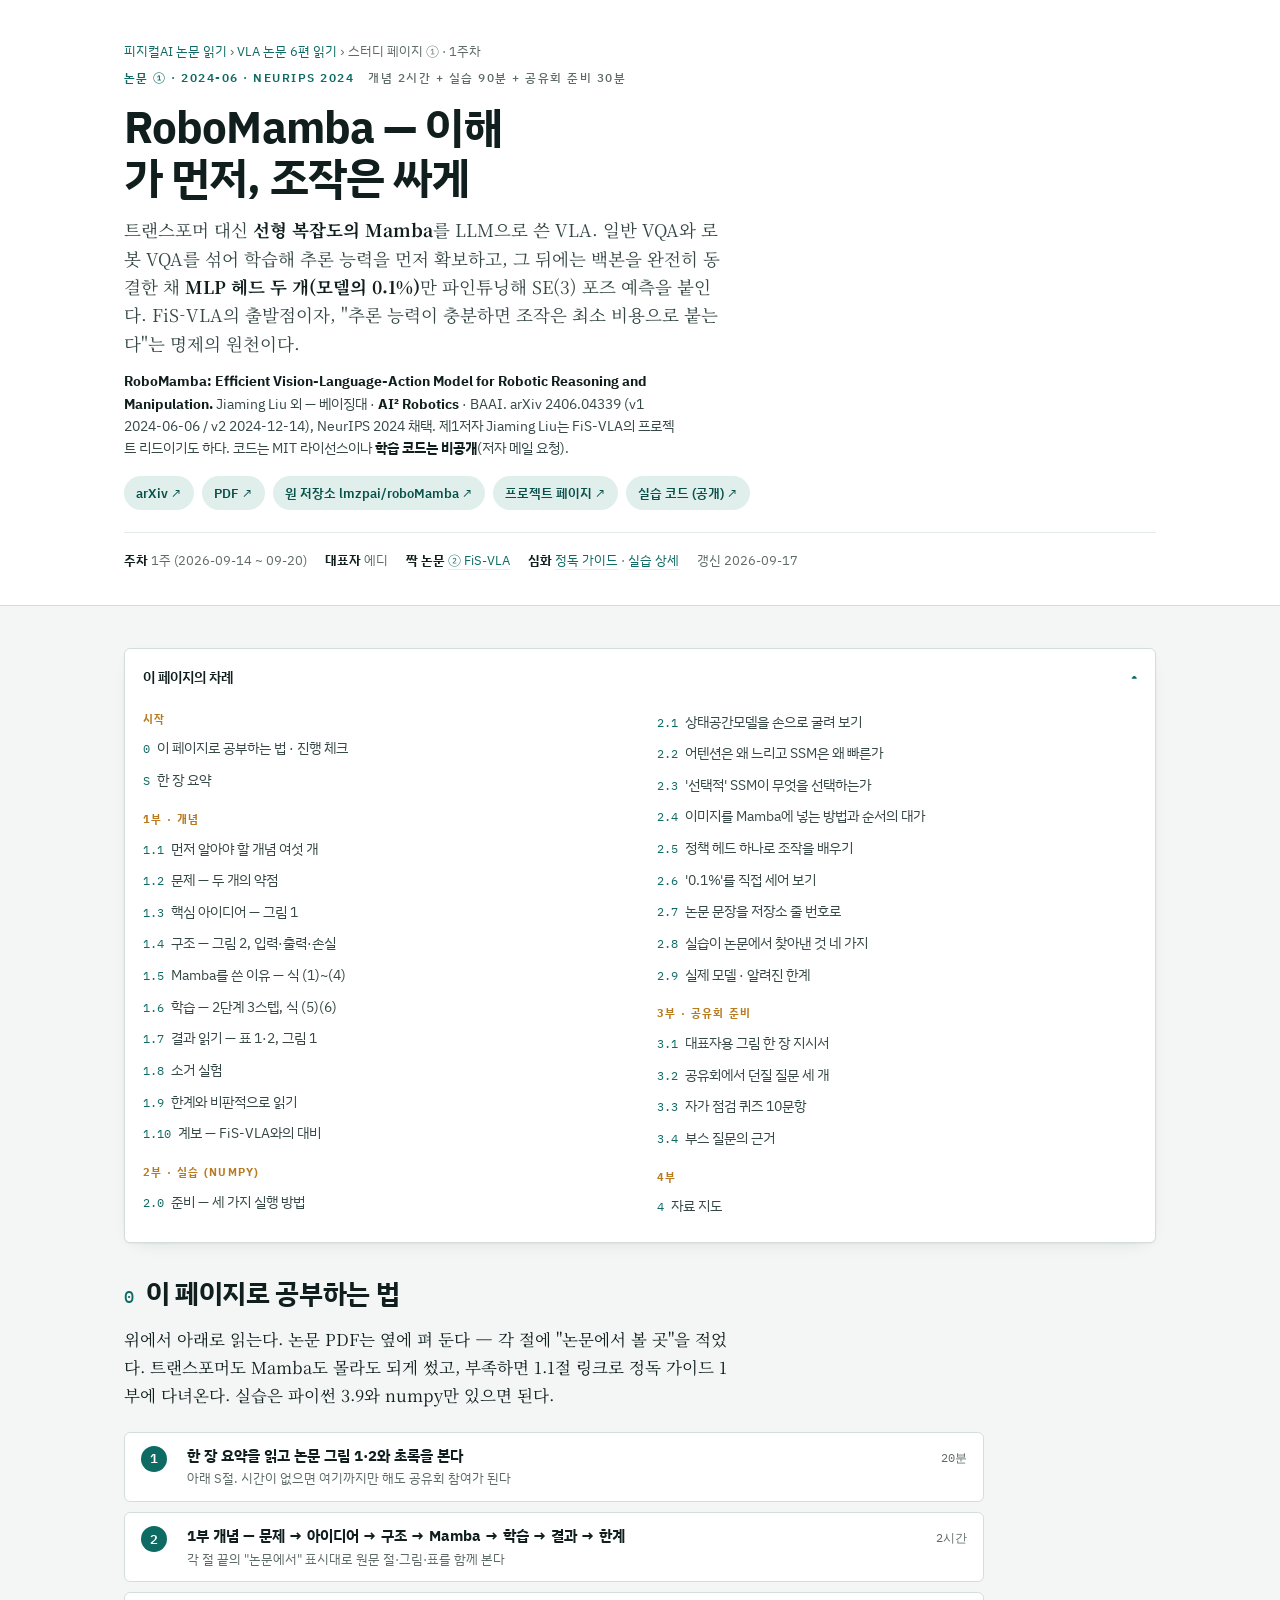
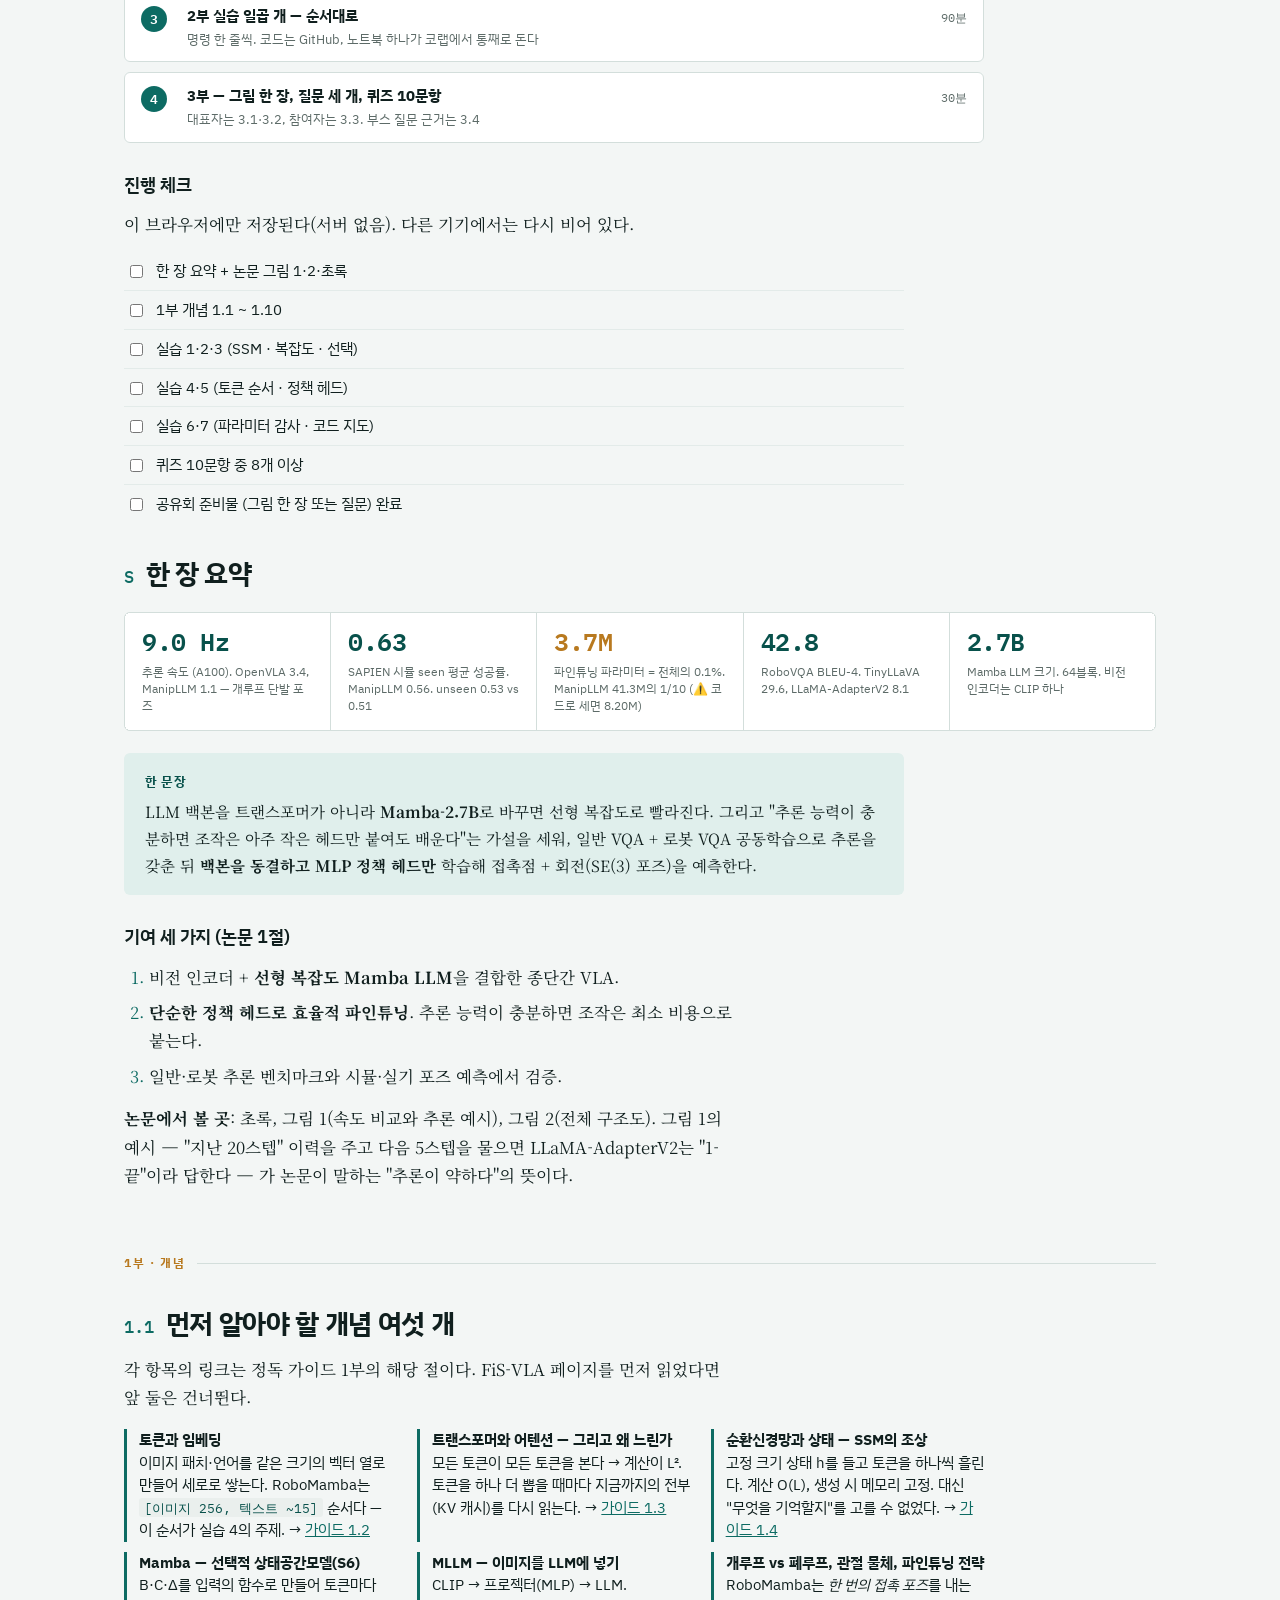
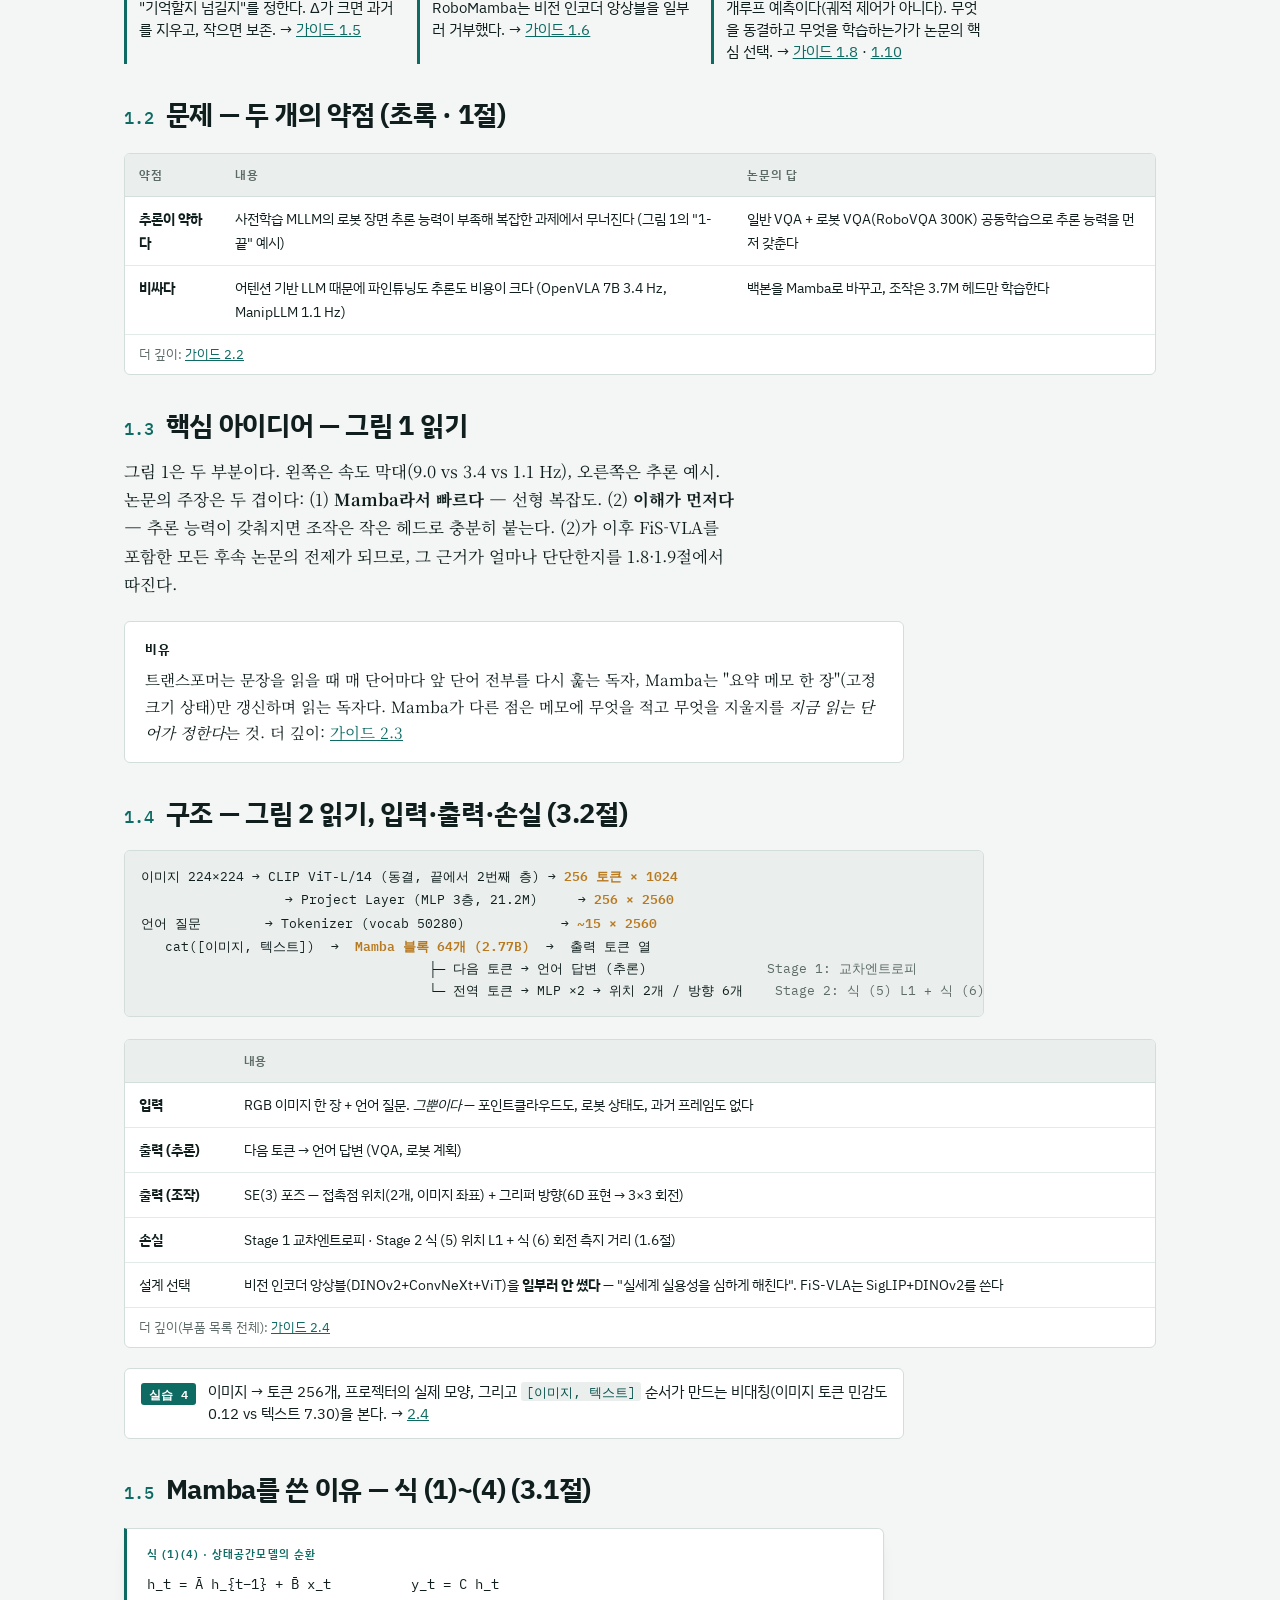
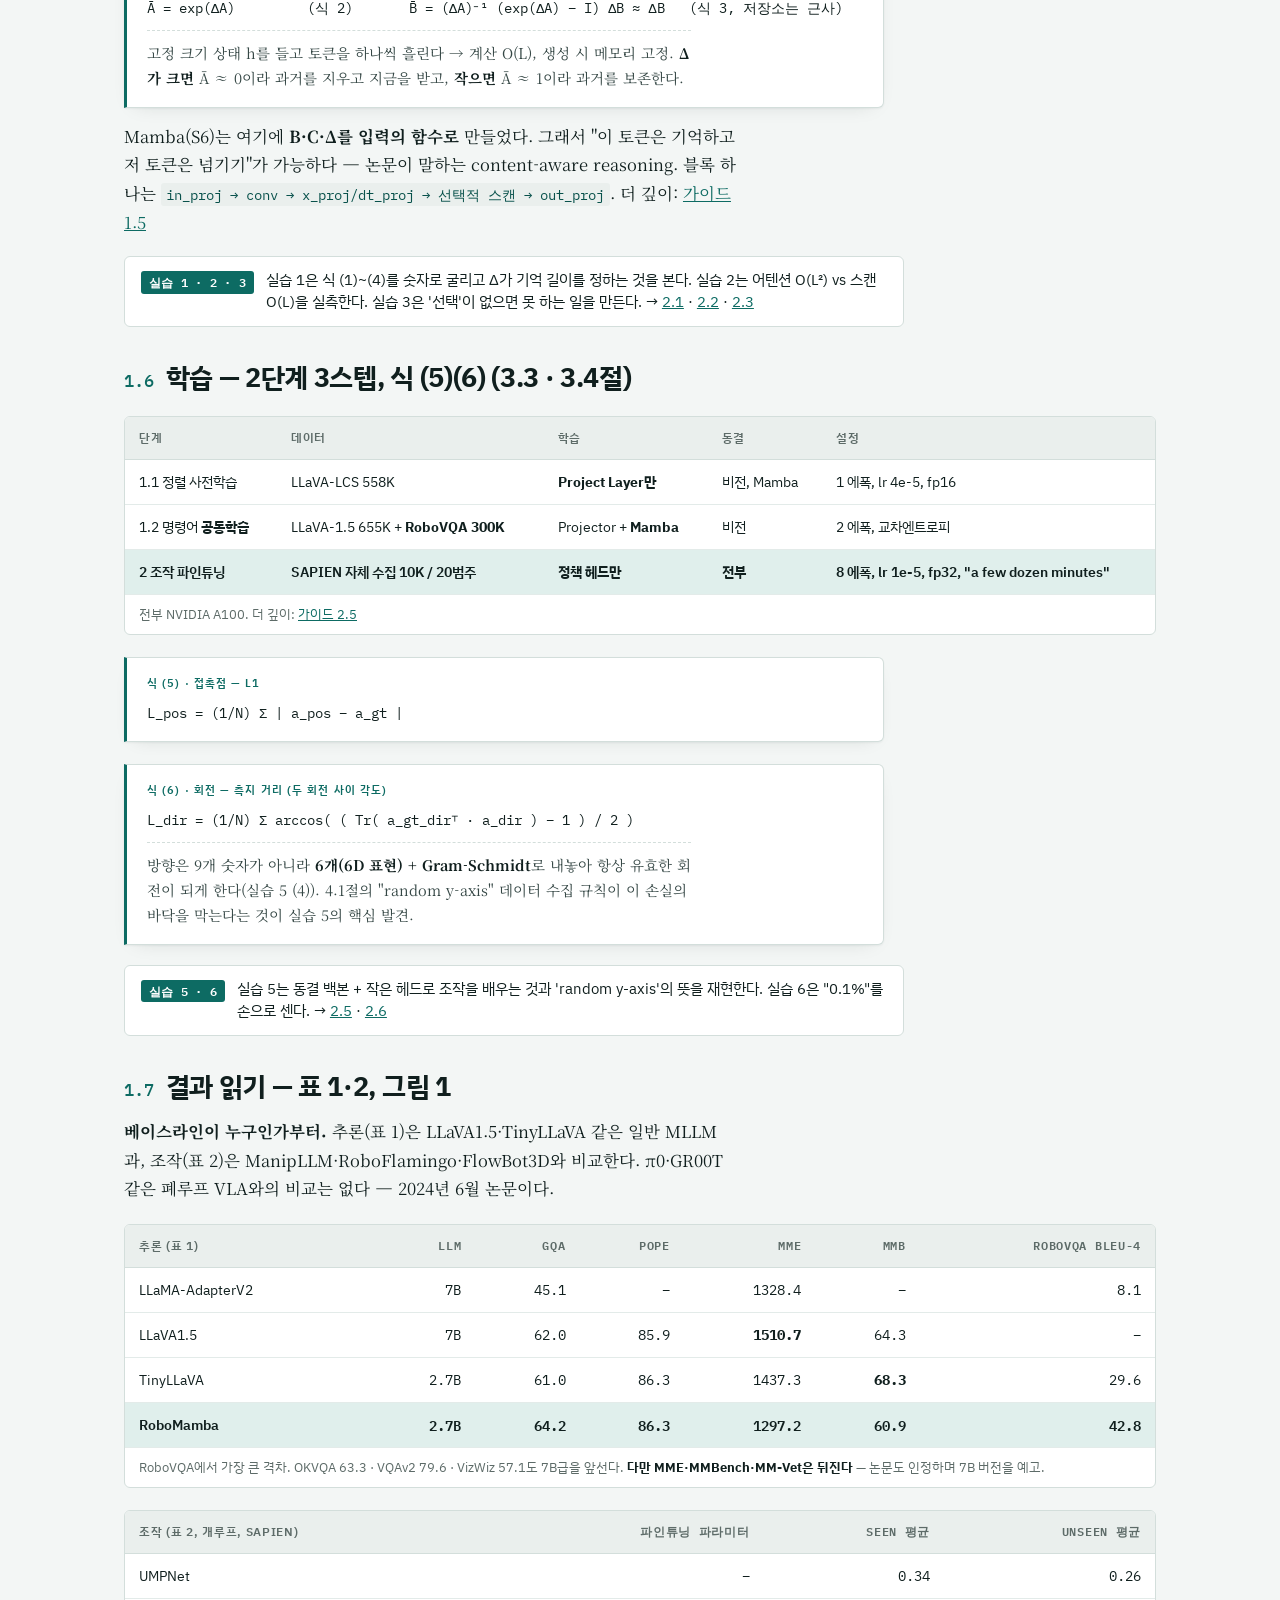
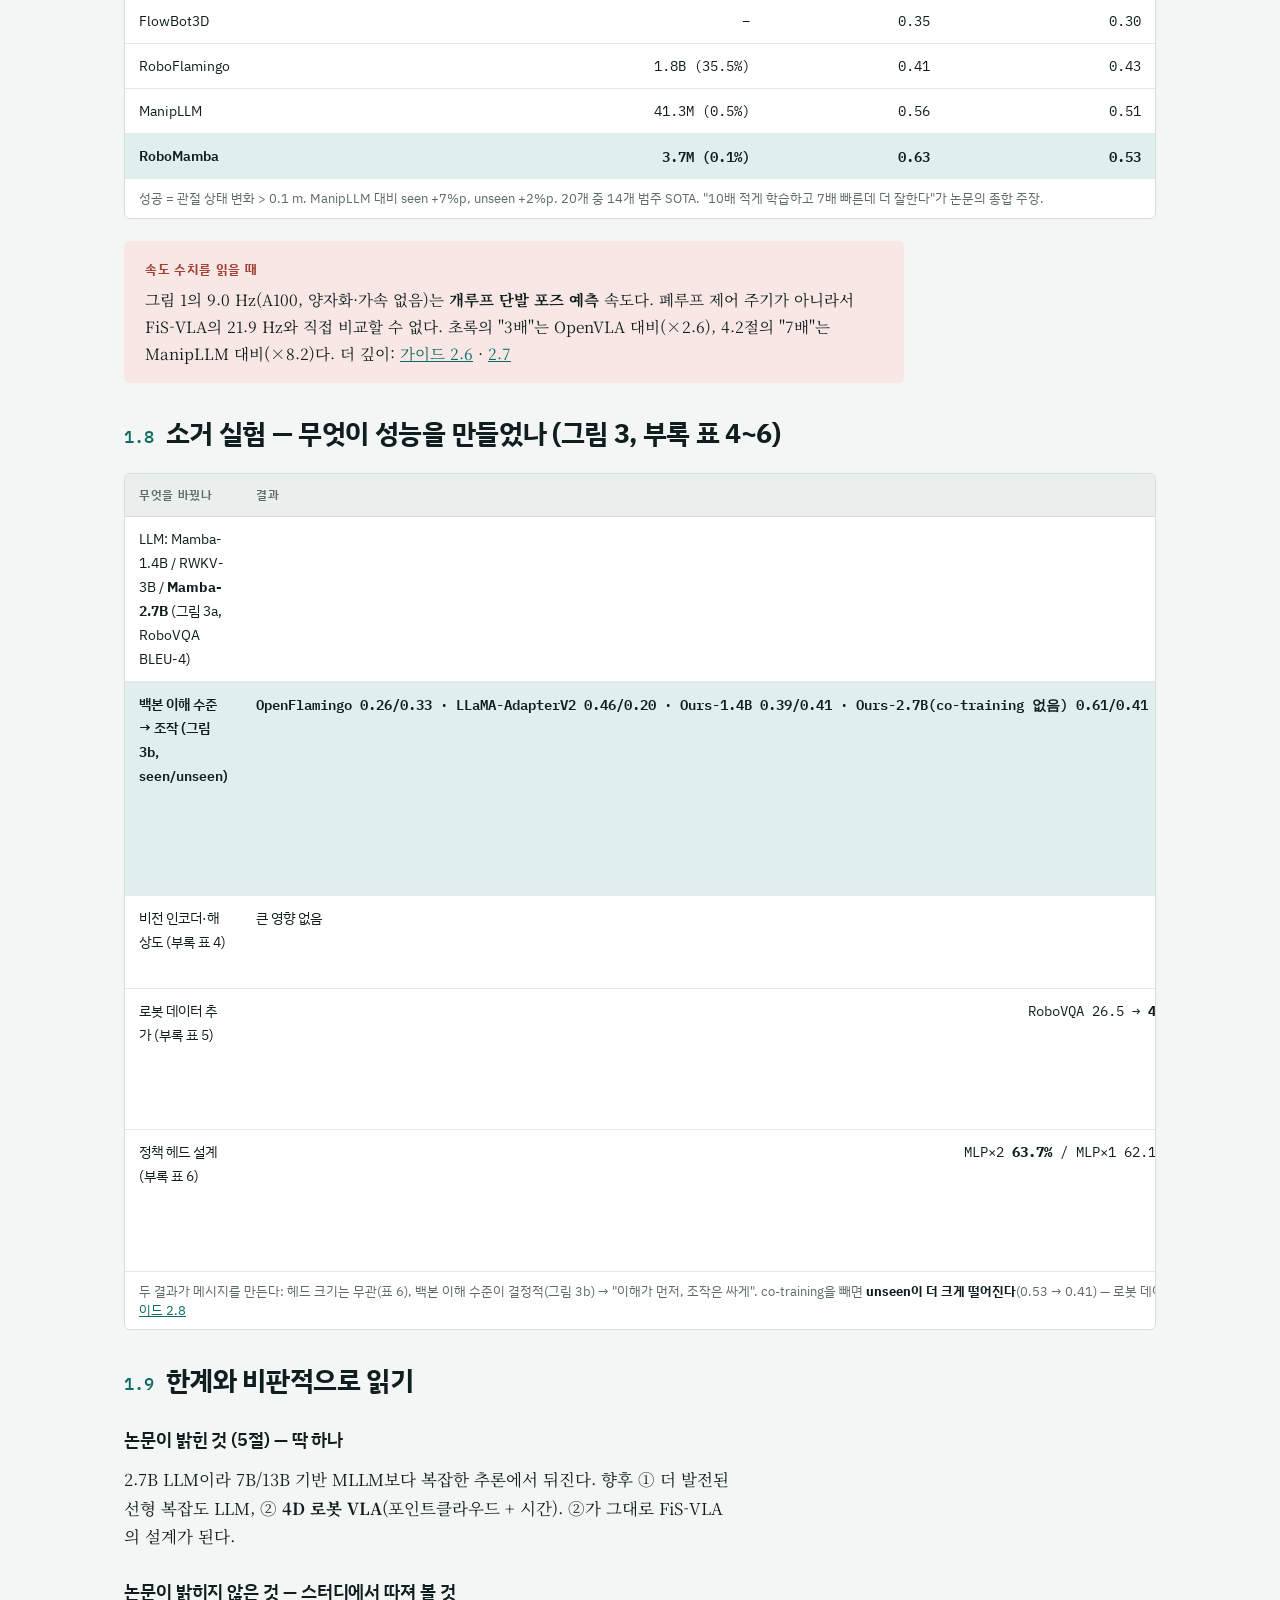
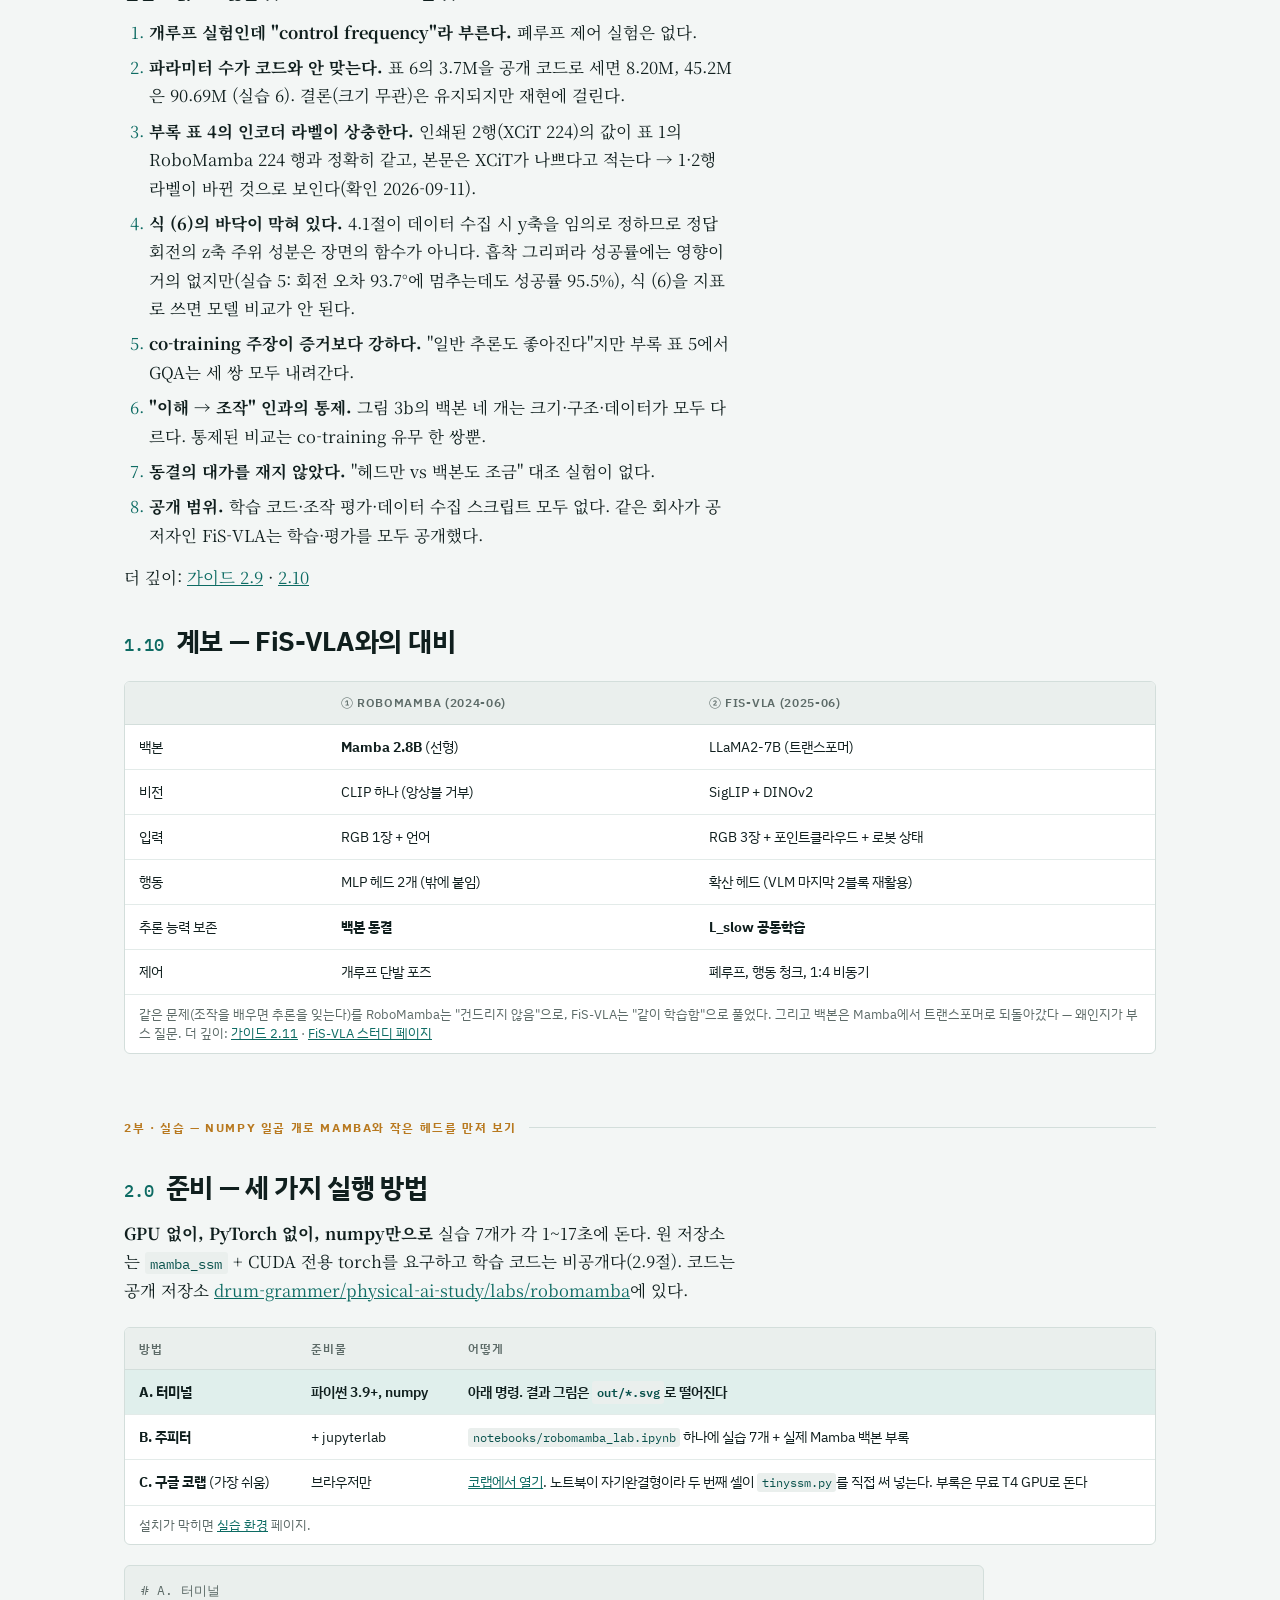
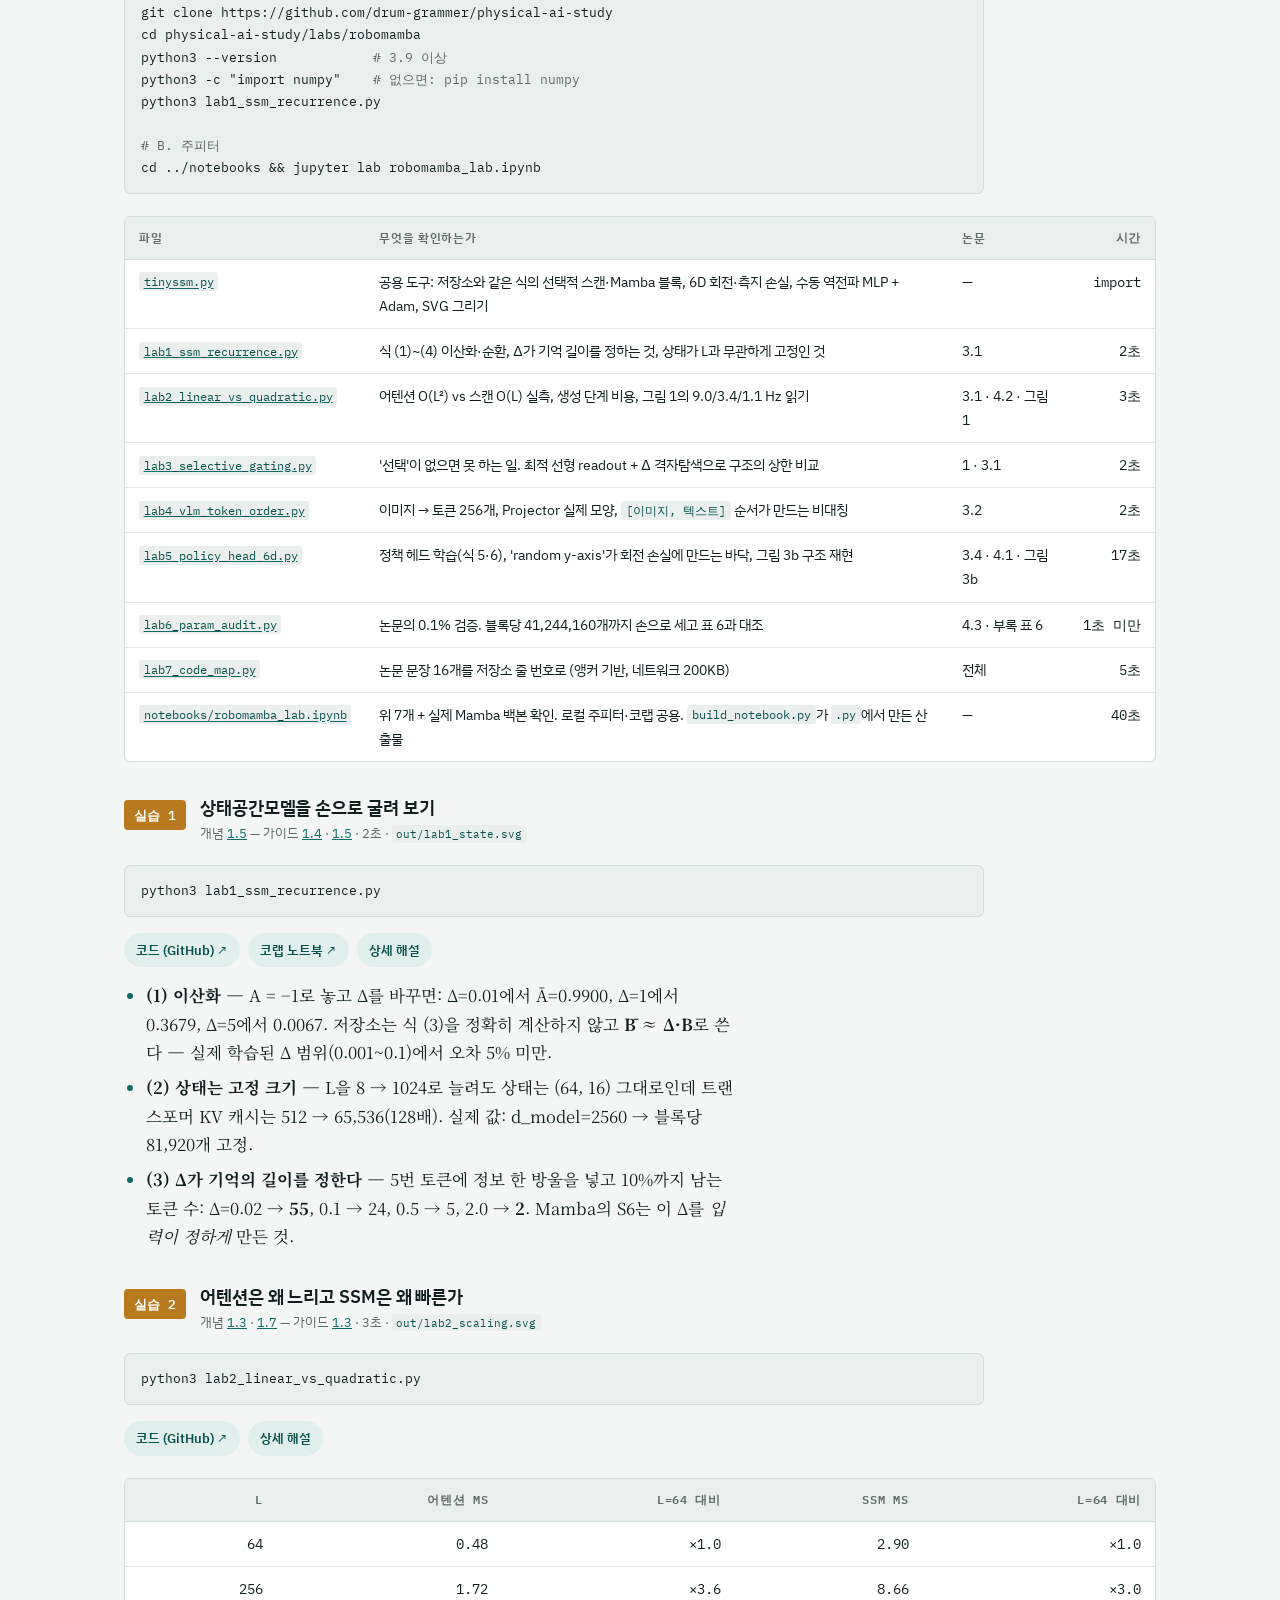
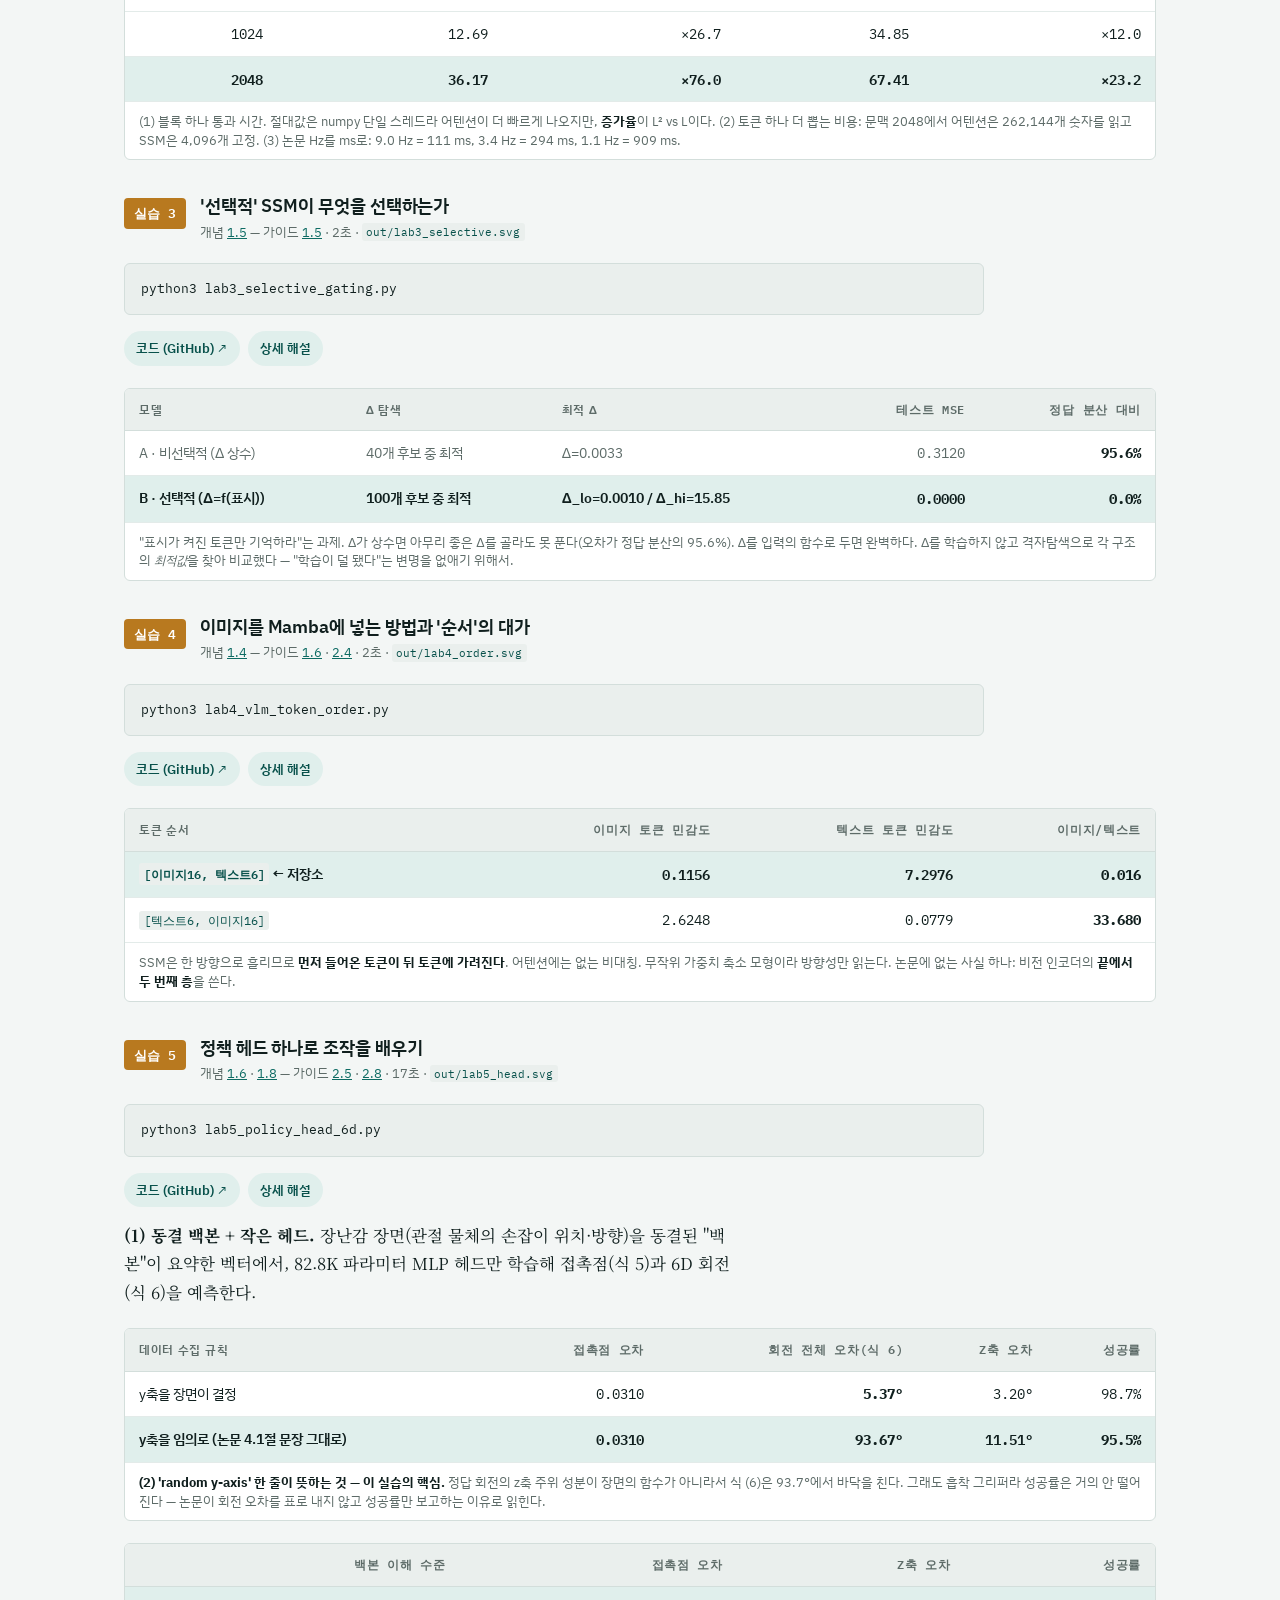
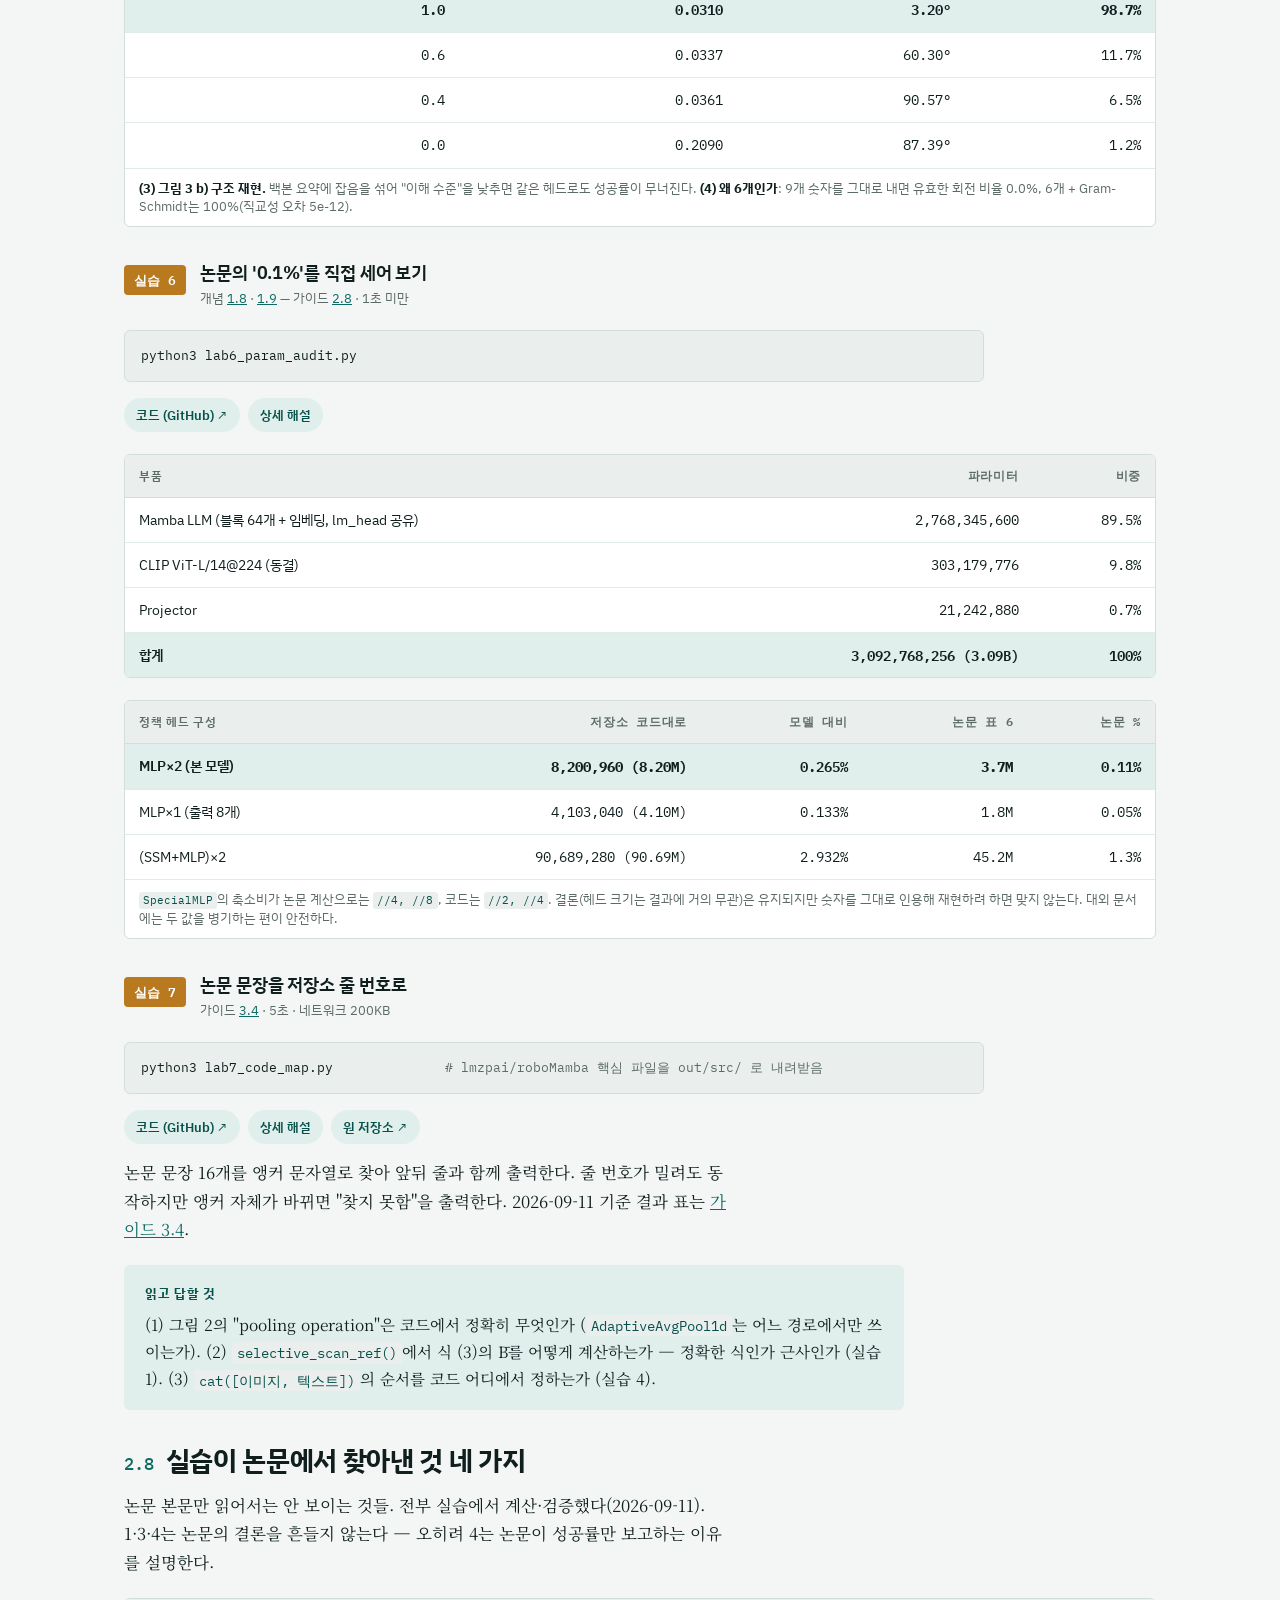
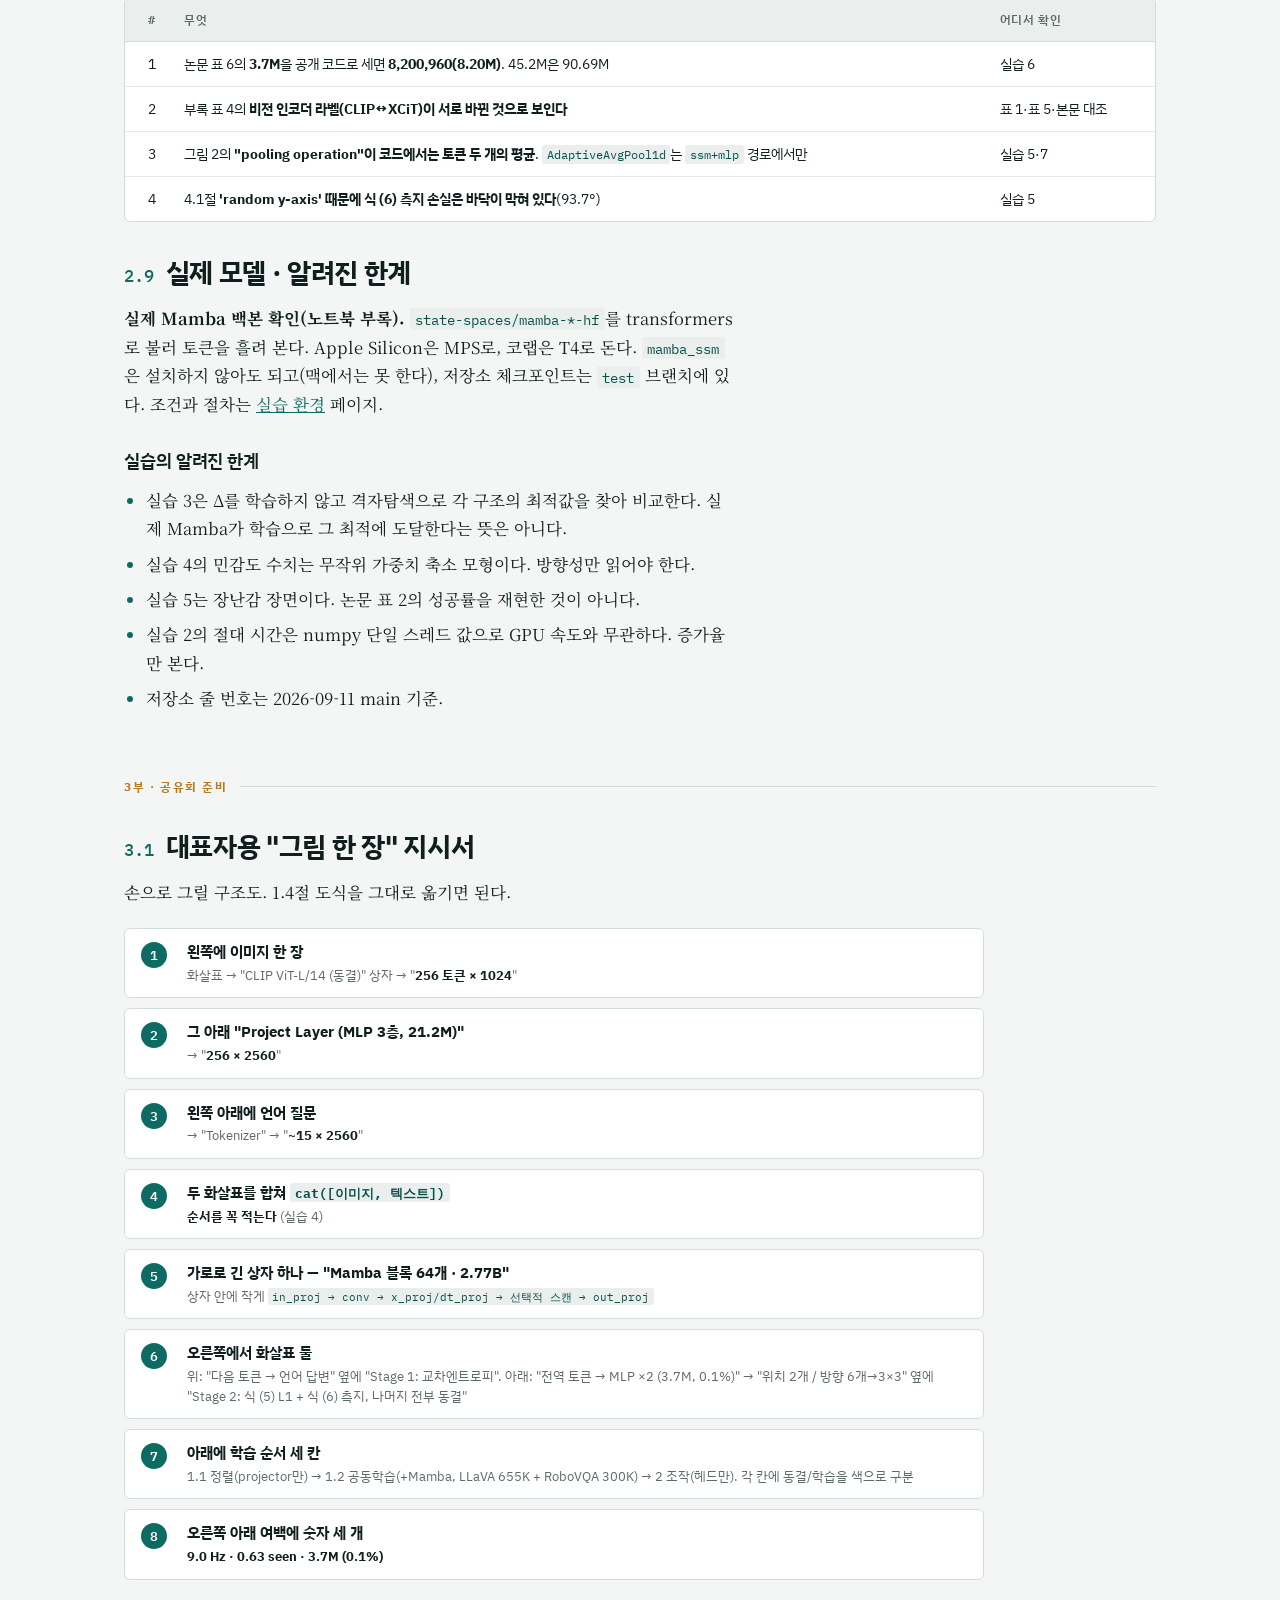
<file: papers/robomamba/index.html>
<!DOCTYPE html>
<html lang="ko">
<head>
<meta charset="utf-8">
<meta name="viewport" content="width=device-width, initial-scale=1">
<style>
    html { color-scheme: light; }
    body { margin: 0; font: 14px system-ui, -apple-system, sans-serif; background: #fafaf9; }
    img { max-width: 100%; }
    [hidden] { display: none !important; }
</style>
<title>RoboMamba 스터디 페이지</title>
<link rel="preconnect" href="https://fonts.gstatic.com" crossorigin>
<link rel="stylesheet" href="https://fonts.googleapis.com/css2?family=IBM+Plex+Sans+KR:wght@400;500;600;700&family=Noto+Serif+KR:wght@400;600;700&family=IBM+Plex+Mono:wght@400;500;600&display=swap">
<link rel="stylesheet" href="../../style.css">

</head>
<body>
<header class="masthead">
  <div class="wrap">
    <p class="crumbs"><a href="../../index.html">피지컬AI 논문 읽기</a> › <a href="../../collections/ai2-robotics-vla-6/index.html">VLA 논문 6편 읽기</a> › 스터디 페이지 ① · 1주차</p>
    <div class="eyebrow">
      <span>논문 ① · 2024-06 · NeurIPS 2024</span>
      <span class="dim">개념 2시간 + 실습 90분 + 공유회 준비 30분</span>
    </div>
    <h1>RoboMamba — 이해가 먼저, 조작은 싸게</h1>
    <p class="standfirst">
      트랜스포머 대신 <strong>선형 복잡도의 Mamba</strong>를 LLM으로 쓴 VLA. 일반 VQA와 로봇 VQA를 섞어 학습해 추론 능력을 먼저 확보하고,
      그 뒤에는 백본을 완전히 동결한 채 <strong>MLP 헤드 두 개(모델의 0.1%)</strong>만 파인튜닝해 SE(3) 포즈 예측을 붙인다.
      FiS-VLA의 출발점이자, "추론 능력이 충분하면 조작은 최소 비용으로 붙는다"는 명제의 원천이다.
    </p>
    <p class="cite"><b>RoboMamba: Efficient Vision-Language-Action Model for Robotic Reasoning and Manipulation.</b>
      Jiaming Liu 외 — 베이징대 · <b>AI² Robotics</b> · BAAI. arXiv 2406.04339 (v1 2024-06-06 / v2 2024-12-14), NeurIPS 2024 채택.
      제1저자 Jiaming Liu는 FiS-VLA의 프로젝트 리드이기도 하다. 코드는 MIT 라이선스이나 <b>학습 코드는 비공개</b>(저자 메일 요청).</p>
    <div class="links">
      <a class="ext" href="https://arxiv.org/abs/2406.04339">arXiv</a>
      <a class="ext" href="https://arxiv.org/pdf/2406.04339">PDF</a>
      <a class="ext" href="https://github.com/lmzpai/roboMamba">원 저장소 lmzpai/roboMamba</a>
      <a class="ext" href="https://sites.google.com/view/robomamba-web">프로젝트 페이지</a>
      <a class="ext" href="https://github.com/drum-grammer/physical-ai-study/tree/main/labs/robomamba">실습 코드 (공개)</a>
    </div>
    <div class="meta">
      <span><strong>주차</strong> 1주 (2026-09-14 ~ 09-20)</span>
      <span><strong>대표자</strong> 에디</span>
      <span><strong>짝 논문</strong> <a href="../fis-vla/index.html">② FiS-VLA</a></span>
      <span><strong>심화</strong> <a href="guide.html">정독 가이드</a> · <a href="lab.html">실습 상세</a></span>
      <span class="dim">갱신 2026-09-17</span>
    </div>
  </div>
</header>

<div class="wrap">
<main>

<details class="toc" open>
  <summary>이 페이지의 차례</summary>
  <div class="toc-body">
    <div class="grp">시작</div>
    <a href="#how"><span class="num">0</span>이 페이지로 공부하는 법 · 진행 체크</a>
    <a href="#summary"><span class="num">S</span>한 장 요약</a>
    <div class="grp">1부 · 개념</div>
    <a href="#c1"><span class="num">1.1</span>먼저 알아야 할 개념 여섯 개</a>
    <a href="#c2"><span class="num">1.2</span>문제 — 두 개의 약점</a>
    <a href="#c3"><span class="num">1.3</span>핵심 아이디어 — 그림 1</a>
    <a href="#c4"><span class="num">1.4</span>구조 — 그림 2, 입력·출력·손실</a>
    <a href="#c5"><span class="num">1.5</span>Mamba를 쓴 이유 — 식 (1)~(4)</a>
    <a href="#c6"><span class="num">1.6</span>학습 — 2단계 3스텝, 식 (5)(6)</a>
    <a href="#c7"><span class="num">1.7</span>결과 읽기 — 표 1·2, 그림 1</a>
    <a href="#c8"><span class="num">1.8</span>소거 실험</a>
    <a href="#c9"><span class="num">1.9</span>한계와 비판적으로 읽기</a>
    <a href="#c10"><span class="num">1.10</span>계보 — FiS-VLA와의 대비</a>
    <div class="grp">2부 · 실습 (numpy)</div>
    <a href="#prep"><span class="num">2.0</span>준비 — 세 가지 실행 방법</a>
    <a href="#lab1"><span class="num">2.1</span>상태공간모델을 손으로 굴려 보기</a>
    <a href="#lab2"><span class="num">2.2</span>어텐션은 왜 느리고 SSM은 왜 빠른가</a>
    <a href="#lab3"><span class="num">2.3</span>'선택적' SSM이 무엇을 선택하는가</a>
    <a href="#lab4"><span class="num">2.4</span>이미지를 Mamba에 넣는 방법과 순서의 대가</a>
    <a href="#lab5"><span class="num">2.5</span>정책 헤드 하나로 조작을 배우기</a>
    <a href="#lab6"><span class="num">2.6</span>'0.1%'를 직접 세어 보기</a>
    <a href="#lab7"><span class="num">2.7</span>논문 문장을 저장소 줄 번호로</a>
    <a href="#found"><span class="num">2.8</span>실습이 논문에서 찾아낸 것 네 가지</a>
    <a href="#gpu"><span class="num">2.9</span>실제 모델 · 알려진 한계</a>
    <div class="grp">3부 · 공유회 준비</div>
    <a href="#draw"><span class="num">3.1</span>대표자용 그림 한 장 지시서</a>
    <a href="#q3"><span class="num">3.2</span>공유회에서 던질 질문 세 개</a>
    <a href="#quiz"><span class="num">3.3</span>자가 점검 퀴즈 10문항</a>
    <a href="#booth"><span class="num">3.4</span>부스 질문의 근거</a>
    <div class="grp">4부</div>
    <a href="#map"><span class="num">4</span>자료 지도</a>
  </div>
</details>

<h2 id="how"><span class="num">0</span>이 페이지로 공부하는 법</h2>
<p class="col">위에서 아래로 읽는다. 논문 PDF는 옆에 펴 둔다 — 각 절에 "논문에서 볼 곳"을 적었다.
트랜스포머도 Mamba도 몰라도 되게 썼고, 부족하면 1.1절 링크로 정독 가이드 1부에 다녀온다. 실습은 파이썬 3.9와 numpy만 있으면 된다.</p>
<ol class="path">
  <li><div class="what"><b>한 장 요약을 읽고 논문 그림 1·2와 초록을 본다</b><div class="where">아래 S절. 시간이 없으면 여기까지만 해도 공유회 참여가 된다</div></div><span class="t">20분</span></li>
  <li><div class="what"><b>1부 개념 — 문제 → 아이디어 → 구조 → Mamba → 학습 → 결과 → 한계</b><div class="where">각 절 끝의 "논문에서" 표시대로 원문 절·그림·표를 함께 본다</div></div><span class="t">2시간</span></li>
  <li><div class="what"><b>2부 실습 일곱 개 — 순서대로</b><div class="where">명령 한 줄씩. 코드는 GitHub, 노트북 하나가 코랩에서 통째로 돈다</div></div><span class="t">90분</span></li>
  <li><div class="what"><b>3부 — 그림 한 장, 질문 세 개, 퀴즈 10문항</b><div class="where">대표자는 3.1·3.2, 참여자는 3.3. 부스 질문 근거는 3.4</div></div><span class="t">30분</span></li>
</ol>
<h3>진행 체크</h3>
<p class="col">이 브라우저에만 저장된다(서버 없음). 다른 기기에서는 다시 비어 있다.</p>
<ul class="checks">
  <li><label><input type="checkbox" id="k-summary"><span>한 장 요약 + 논문 그림 1·2·초록</span></label></li>
  <li><label><input type="checkbox" id="k-concept"><span>1부 개념 1.1 ~ 1.10</span></label></li>
  <li><label><input type="checkbox" id="k-lab1"><span>실습 1·2·3 (SSM · 복잡도 · 선택)</span></label></li>
  <li><label><input type="checkbox" id="k-lab4"><span>실습 4·5 (토큰 순서 · 정책 헤드)</span></label></li>
  <li><label><input type="checkbox" id="k-lab6"><span>실습 6·7 (파라미터 감사 · 코드 지도)</span></label></li>
  <li><label><input type="checkbox" id="k-quiz"><span>퀴즈 10문항 중 8개 이상</span></label></li>
  <li><label><input type="checkbox" id="k-share"><span>공유회 준비물 (그림 한 장 또는 질문) 완료</span></label></li>
</ul>

<h2 id="summary"><span class="num">S</span>한 장 요약</h2>
<div class="figs">
  <div class="fig"><span class="v">9.0 Hz</span><span class="k">추론 속도 (A100). OpenVLA 3.4, ManipLLM 1.1 — 개루프 단발 포즈</span></div>
  <div class="fig"><span class="v">0.63</span><span class="k">SAPIEN 시뮬 seen 평균 성공률. ManipLLM 0.56. unseen 0.53 vs 0.51</span></div>
  <div class="fig spike"><span class="v">3.7M</span><span class="k">파인튜닝 파라미터 = 전체의 0.1%. ManipLLM 41.3M의 1/10 (⚠️ 코드로 세면 8.20M)</span></div>
  <div class="fig"><span class="v">42.8</span><span class="k">RoboVQA BLEU-4. TinyLLaVA 29.6, LLaMA-AdapterV2 8.1</span></div>
  <div class="fig"><span class="v">2.7B</span><span class="k">Mamba LLM 크기. 64블록. 비전 인코더는 CLIP 하나</span></div>
</div>
<div class="box key"><span class="h">한 문장</span>
  LLM 백본을 트랜스포머가 아니라 <strong>Mamba-2.7B</strong>로 바꾸면 선형 복잡도로 빨라진다. 그리고 "추론 능력이 충분하면 조작은 아주 작은 헤드만 붙여도 배운다"는 가설을 세워,
  일반 VQA + 로봇 VQA 공동학습으로 추론을 갖춘 뒤 <strong>백본을 동결하고 MLP 정책 헤드만</strong> 학습해 접촉점 + 회전(SE(3) 포즈)을 예측한다.
</div>
<h3>기여 세 가지 (논문 1절)</h3>
<ol>
  <li>비전 인코더 + <strong>선형 복잡도 Mamba LLM</strong>을 결합한 종단간 VLA.</li>
  <li><strong>단순한 정책 헤드로 효율적 파인튜닝</strong>. 추론 능력이 충분하면 조작은 최소 비용으로 붙는다.</li>
  <li>일반·로봇 추론 벤치마크와 시뮬·실기 포즈 예측에서 검증.</li>
</ol>
<p class="col"><strong>논문에서 볼 곳</strong>: 초록, 그림 1(속도 비교와 추론 예시), 그림 2(전체 구조도). 그림 1의 예시 — "지난 20스텝" 이력을 주고 다음 5스텝을 물으면 LLaMA-AdapterV2는 "1- 끝"이라 답한다 — 가 논문이 말하는 "추론이 약하다"의 뜻이다.</p>

<div class="part">1부 · 개념</div>

<h2 id="c1"><span class="num">1.1</span>먼저 알아야 할 개념 여섯 개</h2>
<p class="col">각 항목의 링크는 정독 가이드 1부의 해당 절이다. FiS-VLA 페이지를 먼저 읽었다면 앞 둘은 건너뛴다.</p>
<div class="terms">
  <div><b>토큰과 임베딩</b>이미지 패치·언어를 같은 크기의 벡터 열로 만들어 세로로 쌓는다. RoboMamba는 <code>[이미지 256, 텍스트 ~15]</code> 순서다 — 이 순서가 실습 4의 주제. → <a href="guide.html#s12">가이드 1.2</a></div>
  <div><b>트랜스포머와 어텐션 — 그리고 왜 느린가</b>모든 토큰이 모든 토큰을 본다 → 계산이 L². 토큰을 하나 더 뽑을 때마다 지금까지의 전부(KV 캐시)를 다시 읽는다. → <a href="guide.html#s13">가이드 1.3</a></div>
  <div><b>순환신경망과 상태 — SSM의 조상</b>고정 크기 상태 h를 들고 토큰을 하나씩 흘린다. 계산 O(L), 생성 시 메모리 고정. 대신 "무엇을 기억할지"를 고를 수 없었다. → <a href="guide.html#s14">가이드 1.4</a></div>
  <div><b>Mamba — 선택적 상태공간모델(S6)</b>B·C·Δ를 입력의 함수로 만들어 토큰마다 "기억할지 넘길지"를 정한다. Δ가 크면 과거를 지우고, 작으면 보존. → <a href="guide.html#s15">가이드 1.5</a></div>
  <div><b>MLLM — 이미지를 LLM에 넣기</b>CLIP → 프로젝터(MLP) → LLM. RoboMamba는 비전 인코더 앙상블을 일부러 거부했다. → <a href="guide.html#s16">가이드 1.6</a></div>
  <div><b>개루프 vs 폐루프, 관절 물체, 파인튜닝 전략</b>RoboMamba는 <em>한 번의 접촉 포즈</em>를 내는 개루프 예측이다(궤적 제어가 아니다). 무엇을 동결하고 무엇을 학습하는가가 논문의 핵심 선택. → <a href="guide.html#s18">가이드 1.8</a> · <a href="guide.html#s110">1.10</a></div>
</div>

<h2 id="c2"><span class="num">1.2</span>문제 — 두 개의 약점 (초록 · 1절)</h2>
<div class="tbl">
<table>
<thead><tr><th>약점</th><th>내용</th><th>논문의 답</th></tr></thead>
<tbody>
<tr><td><strong>추론이 약하다</strong></td><td>사전학습 MLLM의 로봇 장면 추론 능력이 부족해 복잡한 과제에서 무너진다 (그림 1의 "1- 끝" 예시)</td><td>일반 VQA + 로봇 VQA(RoboVQA 300K) 공동학습으로 추론 능력을 먼저 갖춘다</td></tr>
<tr><td><strong>비싸다</strong></td><td>어텐션 기반 LLM 때문에 파인튜닝도 추론도 비용이 크다 (OpenVLA 7B 3.4 Hz, ManipLLM 1.1 Hz)</td><td>백본을 Mamba로 바꾸고, 조작은 3.7M 헤드만 학습한다</td></tr>
</tbody>
<caption>더 깊이: <a href="guide.html#s22">가이드 2.2</a></caption>
</table>
</div>

<h2 id="c3"><span class="num">1.3</span>핵심 아이디어 — 그림 1 읽기</h2>
<p class="col">그림 1은 두 부분이다. 왼쪽은 속도 막대(9.0 vs 3.4 vs 1.1 Hz), 오른쪽은 추론 예시.
논문의 주장은 두 겹이다: (1) <strong>Mamba라서 빠르다</strong> — 선형 복잡도. (2) <strong>이해가 먼저다</strong> — 추론 능력이 갖춰지면 조작은 작은 헤드로 충분히 붙는다.
(2)가 이후 FiS-VLA를 포함한 모든 후속 논문의 전제가 되므로, 그 근거가 얼마나 단단한지를 1.8·1.9절에서 따진다.</p>
<div class="box"><span class="h">비유</span>
  트랜스포머는 문장을 읽을 때 매 단어마다 앞 단어 전부를 다시 훑는 독자, Mamba는 "요약 메모 한 장"(고정 크기 상태)만 갱신하며 읽는 독자다.
  Mamba가 다른 점은 메모에 무엇을 적고 무엇을 지울지를 <em>지금 읽는 단어가 정한다</em>는 것. 더 깊이: <a href="guide.html#s23">가이드 2.3</a>
</div>

<h2 id="c4"><span class="num">1.4</span>구조 — 그림 2 읽기, 입력·출력·손실 (3.2절)</h2>
<pre class="code">이미지 224×224 → CLIP ViT-L/14 (동결, 끝에서 2번째 층) → <b>256 토큰 × 1024</b>
                  → Project Layer (MLP 3층, 21.2M)     → <b>256 × 2560</b>
언어 질문        → Tokenizer (vocab 50280)            → <b>~15 × 2560</b>
   cat([이미지, 텍스트])  →  <b>Mamba 블록 64개 (2.77B)</b>  →  출력 토큰 열
                                    ├─ 다음 토큰 → 언어 답변 (추론)               <span class="c">Stage 1: 교차엔트로피</span>
                                    └─ 전역 토큰 → MLP ×2 → 위치 2개 / 방향 6개    <span class="c">Stage 2: 식 (5) L1 + 식 (6) 측지</span></pre>
<div class="tbl">
<table>
<thead><tr><th></th><th>내용</th></tr></thead>
<tbody>
<tr><td><strong>입력</strong></td><td>RGB 이미지 한 장 + 언어 질문. <em>그뿐이다</em> — 포인트클라우드도, 로봇 상태도, 과거 프레임도 없다</td></tr>
<tr><td><strong>출력 (추론)</strong></td><td>다음 토큰 → 언어 답변 (VQA, 로봇 계획)</td></tr>
<tr><td><strong>출력 (조작)</strong></td><td>SE(3) 포즈 — 접촉점 위치(2개, 이미지 좌표) + 그리퍼 방향(6D 표현 → 3×3 회전)</td></tr>
<tr><td><strong>손실</strong></td><td>Stage 1 교차엔트로피 · Stage 2 식 (5) 위치 L1 + 식 (6) 회전 측지 거리 (1.6절)</td></tr>
<tr><td>설계 선택</td><td>비전 인코더 앙상블(DINOv2+ConvNeXt+ViT)을 <strong>일부러 안 썼다</strong> — "실세계 실용성을 심하게 해친다". FiS-VLA는 SigLIP+DINOv2를 쓴다</td></tr>
</tbody>
<caption>더 깊이(부품 목록 전체): <a href="guide.html#s24">가이드 2.4</a></caption>
</table>
</div>
<div class="lab-link"><span class="n">실습 4</span><span>이미지 → 토큰 256개, 프로젝터의 실제 모양, 그리고 <code>[이미지, 텍스트]</code> 순서가 만드는 비대칭(이미지 토큰 민감도 0.12 vs 텍스트 7.30)을 본다. → <a href="#lab4">2.4</a></span></div>

<h2 id="c5"><span class="num">1.5</span>Mamba를 쓴 이유 — 식 (1)~(4) (3.1절)</h2>
<div class="eq"><span class="tag">식 (1)(4) · 상태공간모델의 순환</span>
<pre>h_t = Ā h_{t−1} + B̄ x_t          y_t = C h_t
Ā = exp(ΔA)         (식 2)       B̄ = (ΔA)⁻¹ (exp(ΔA) − I) ΔB ≈ ΔB   (식 3, 저장소는 근사)</pre>
<p class="gloss">고정 크기 상태 h를 들고 토큰을 하나씩 흘린다 → 계산 O(L), 생성 시 메모리 고정. <strong>Δ가 크면</strong> Ā ≈ 0이라 과거를 지우고 지금을 받고, <strong>작으면</strong> Ā ≈ 1이라 과거를 보존한다.</p></div>
<p class="col">Mamba(S6)는 여기에 <strong>B·C·Δ를 입력의 함수로</strong> 만들었다. 그래서 "이 토큰은 기억하고 저 토큰은 넘기기"가 가능하다 — 논문이 말하는 content-aware reasoning.
블록 하나는 <code>in_proj → conv → x_proj/dt_proj → 선택적 스캔 → out_proj</code>. 더 깊이: <a href="guide.html#s15">가이드 1.5</a></p>
<div class="lab-link"><span class="n">실습 1 · 2 · 3</span><span>실습 1은 식 (1)~(4)를 숫자로 굴리고 Δ가 기억 길이를 정하는 것을 본다. 실습 2는 어텐션 O(L²) vs 스캔 O(L)을 실측한다. 실습 3은 '선택'이 없으면 못 하는 일을 만든다. → <a href="#lab1">2.1</a> · <a href="#lab2">2.2</a> · <a href="#lab3">2.3</a></span></div>

<h2 id="c6"><span class="num">1.6</span>학습 — 2단계 3스텝, 식 (5)(6) (3.3 · 3.4절)</h2>
<div class="tbl">
<table>
<thead><tr><th>단계</th><th>데이터</th><th>학습</th><th>동결</th><th>설정</th></tr></thead>
<tbody>
<tr><td>1.1 정렬 사전학습</td><td>LLaVA-LCS 558K</td><td><strong>Project Layer만</strong></td><td>비전, Mamba</td><td>1 에폭, lr 4e-5, fp16</td></tr>
<tr><td>1.2 명령어 <strong>공동학습</strong></td><td>LLaVA-1.5 655K + <strong>RoboVQA 300K</strong></td><td>Projector + <strong>Mamba</strong></td><td>비전</td><td>2 에폭, 교차엔트로피</td></tr>
<tr class="hi"><td>2 조작 파인튜닝</td><td>SAPIEN 자체 수집 10K / 20범주</td><td><strong>정책 헤드만</strong></td><td><strong>전부</strong></td><td>8 에폭, lr 1e-5, fp32, "a few dozen minutes"</td></tr>
</tbody>
<caption>전부 NVIDIA A100. 더 깊이: <a href="guide.html#s25">가이드 2.5</a></caption>
</table>
</div>
<div class="eq"><span class="tag">식 (5) · 접촉점 — L1</span>
<pre>L_pos = (1/N) Σ | a_pos − a_gt |</pre></div>
<div class="eq"><span class="tag">식 (6) · 회전 — 측지 거리 (두 회전 사이 각도)</span>
<pre>L_dir = (1/N) Σ arccos( ( Tr( a_gt_dirᵀ · a_dir ) − 1 ) / 2 )</pre>
<p class="gloss">방향은 9개 숫자가 아니라 <strong>6개(6D 표현) + Gram-Schmidt</strong>로 내놓아 항상 유효한 회전이 되게 한다(실습 5 (4)). 4.1절의 "random y-axis" 데이터 수집 규칙이 이 손실의 바닥을 막는다는 것이 실습 5의 핵심 발견.</p></div>
<div class="lab-link"><span class="n">실습 5 · 6</span><span>실습 5는 동결 백본 + 작은 헤드로 조작을 배우는 것과 'random y-axis'의 뜻을 재현한다. 실습 6은 "0.1%"를 손으로 센다. → <a href="#lab5">2.5</a> · <a href="#lab6">2.6</a></span></div>

<h2 id="c7"><span class="num">1.7</span>결과 읽기 — 표 1·2, 그림 1</h2>
<p class="col"><strong>베이스라인이 누구인가부터.</strong> 추론(표 1)은 LLaVA1.5·TinyLLaVA 같은 일반 MLLM과, 조작(표 2)은 ManipLLM·RoboFlamingo·FlowBot3D와 비교한다. π0·GR00T 같은 폐루프 VLA와의 비교는 없다 — 2024년 6월 논문이다.</p>
<div class="tbl">
<table>
<thead><tr><th>추론 (표 1)</th><th class="n">LLM</th><th class="n">GQA</th><th class="n">POPE</th><th class="n">MME</th><th class="n">MMB</th><th class="n">RoboVQA BLEU-4</th></tr></thead>
<tbody>
<tr><td>LLaMA-AdapterV2</td><td class="n">7B</td><td class="n">45.1</td><td class="n">–</td><td class="n">1328.4</td><td class="n">–</td><td class="n">8.1</td></tr>
<tr><td>LLaVA1.5</td><td class="n">7B</td><td class="n">62.0</td><td class="n">85.9</td><td class="n"><strong>1510.7</strong></td><td class="n">64.3</td><td class="n">–</td></tr>
<tr><td>TinyLLaVA</td><td class="n">2.7B</td><td class="n">61.0</td><td class="n">86.3</td><td class="n">1437.3</td><td class="n"><strong>68.3</strong></td><td class="n">29.6</td></tr>
<tr class="hi"><td>RoboMamba</td><td class="n">2.7B</td><td class="n">64.2</td><td class="n">86.3</td><td class="n">1297.2</td><td class="n">60.9</td><td class="n">42.8</td></tr>
</tbody>
<caption>RoboVQA에서 가장 큰 격차. OKVQA 63.3 · VQAv2 79.6 · VizWiz 57.1도 7B급을 앞선다. <strong>다만 MME·MMBench·MM-Vet은 뒤진다</strong> — 논문도 인정하며 7B 버전을 예고.</caption>
</table>
</div>
<div class="tbl">
<table>
<thead><tr><th>조작 (표 2, 개루프, SAPIEN)</th><th class="n">파인튜닝 파라미터</th><th class="n">seen 평균</th><th class="n">unseen 평균</th></tr></thead>
<tbody>
<tr><td>UMPNet</td><td class="n">–</td><td class="n">0.34</td><td class="n">0.26</td></tr>
<tr><td>FlowBot3D</td><td class="n">–</td><td class="n">0.35</td><td class="n">0.30</td></tr>
<tr><td>RoboFlamingo</td><td class="n">1.8B (35.5%)</td><td class="n">0.41</td><td class="n">0.43</td></tr>
<tr><td>ManipLLM</td><td class="n">41.3M (0.5%)</td><td class="n">0.56</td><td class="n">0.51</td></tr>
<tr class="hi"><td>RoboMamba</td><td class="n">3.7M (0.1%)</td><td class="n">0.63</td><td class="n">0.53</td></tr>
</tbody>
<caption>성공 = 관절 상태 변화 &gt; 0.1 m. ManipLLM 대비 seen +7%p, unseen +2%p. 20개 중 14개 범주 SOTA. "10배 적게 학습하고 7배 빠른데 더 잘한다"가 논문의 종합 주장.</caption>
</table>
</div>
<div class="box warn"><span class="h">속도 수치를 읽을 때</span>
  그림 1의 9.0 Hz(A100, 양자화·가속 없음)는 <strong>개루프 단발 포즈 예측</strong> 속도다. 폐루프 제어 주기가 아니라서 FiS-VLA의 21.9 Hz와 직접 비교할 수 없다.
  초록의 "3배"는 OpenVLA 대비(×2.6), 4.2절의 "7배"는 ManipLLM 대비(×8.2)다. 더 깊이: <a href="guide.html#s26">가이드 2.6</a> · <a href="guide.html#s27">2.7</a>
</div>

<h2 id="c8"><span class="num">1.8</span>소거 실험 — 무엇이 성능을 만들었나 (그림 3, 부록 표 4~6)</h2>
<div class="tbl">
<table>
<thead><tr><th>무엇을 바꿨나</th><th>결과</th><th>읽는 법</th></tr></thead>
<tbody>
<tr><td>LLM: Mamba-1.4B / RWKV-3B / <strong>Mamba-2.7B</strong> (그림 3a, RoboVQA BLEU-4)</td><td class="n">34.5 / 9.1 / <strong>42.8</strong></td><td>같은 데이터·같은 전략. RWKV는 무너진다</td></tr>
<tr class="hi"><td>백본 이해 수준 → 조작 (그림 3b, seen/unseen)</td><td class="n">OpenFlamingo 0.26/0.33 · LLaMA-AdapterV2 0.46/0.20 · Ours-1.4B 0.39/0.41 · Ours-2.7B(co-training 없음) 0.61/0.41 · <strong>Ours-2.7B 0.63/0.53</strong></td><td>"이해가 먼저"의 근거. 단, 통제된 비교는 co-training 유무 한 쌍뿐</td></tr>
<tr><td>비전 인코더·해상도 (부록 표 4)</td><td>큰 영향 없음</td><td>⚠️ 라벨 상충 — 1.9절</td></tr>
<tr><td>로봇 데이터 추가 (부록 표 5)</td><td class="n">RoboVQA 26.5 → <strong>42.8</strong> / GQA 65.3 → 64.2</td><td>로봇 추론은 오르고 일반 추론은 살짝 내린다</td></tr>
<tr><td>정책 헤드 설계 (부록 표 6)</td><td class="n">MLP×2 <strong>63.7%</strong> / MLP×1 62.1% / (SSM+MLP)×2 63.2%</td><td>헤드를 12배 키워도 같다 → 병목은 백본 표현</td></tr>
</tbody>
<caption>두 결과가 메시지를 만든다: 헤드 크기는 무관(표 6), 백본 이해 수준이 결정적(그림 3b) → "이해가 먼저, 조작은 싸게". co-training을 빼면 <strong>unseen이 더 크게 떨어진다</strong>(0.53 → 0.41) — 로봇 데이터의 이득은 주로 일반화에 있다. 더 깊이: <a href="guide.html#s28">가이드 2.8</a></caption>
</table>
</div>

<h2 id="c9"><span class="num">1.9</span>한계와 비판적으로 읽기</h2>
<h3>논문이 밝힌 것 (5절) — 딱 하나</h3>
<p class="col">2.7B LLM이라 7B/13B 기반 MLLM보다 복잡한 추론에서 뒤진다. 향후 ① 더 발전된 선형 복잡도 LLM, ② <strong>4D 로봇 VLA</strong>(포인트클라우드 + 시간). ②가 그대로 FiS-VLA의 설계가 된다.</p>
<h3>논문이 밝히지 않은 것 — 스터디에서 따져 볼 것</h3>
<ol>
  <li><strong>개루프 실험인데 "control frequency"라 부른다.</strong> 폐루프 제어 실험은 없다.</li>
  <li><strong>파라미터 수가 코드와 안 맞는다.</strong> 표 6의 3.7M을 공개 코드로 세면 8.20M, 45.2M은 90.69M (실습 6). 결론(크기 무관)은 유지되지만 재현에 걸린다.</li>
  <li><strong>부록 표 4의 인코더 라벨이 상충한다.</strong> 인쇄된 2행(XCiT 224)의 값이 표 1의 RoboMamba 224 행과 정확히 같고, 본문은 XCiT가 나쁘다고 적는다 → 1·2행 라벨이 바뀐 것으로 보인다(확인 2026-09-11).</li>
  <li><strong>식 (6)의 바닥이 막혀 있다.</strong> 4.1절이 데이터 수집 시 y축을 임의로 정하므로 정답 회전의 z축 주위 성분은 장면의 함수가 아니다. 흡착 그리퍼라 성공률에는 영향이 거의 없지만(실습 5: 회전 오차 93.7°에 멈추는데도 성공률 95.5%), 식 (6)을 지표로 쓰면 모델 비교가 안 된다.</li>
  <li><strong>co-training 주장이 증거보다 강하다.</strong> "일반 추론도 좋아진다"지만 부록 표 5에서 GQA는 세 쌍 모두 내려간다.</li>
  <li><strong>"이해 → 조작" 인과의 통제.</strong> 그림 3b의 백본 네 개는 크기·구조·데이터가 모두 다르다. 통제된 비교는 co-training 유무 한 쌍뿐.</li>
  <li><strong>동결의 대가를 재지 않았다.</strong> "헤드만 vs 백본도 조금" 대조 실험이 없다.</li>
  <li><strong>공개 범위.</strong> 학습 코드·조작 평가·데이터 수집 스크립트 모두 없다. 같은 회사가 공저자인 FiS-VLA는 학습·평가를 모두 공개했다.</li>
</ol>
<p class="col">더 깊이: <a href="guide.html#s29">가이드 2.9</a> · <a href="guide.html#s210">2.10</a></p>

<h2 id="c10"><span class="num">1.10</span>계보 — FiS-VLA와의 대비</h2>
<div class="tbl">
<table>
<thead><tr><th></th><th>① RoboMamba (2024-06)</th><th>② FiS-VLA (2025-06)</th></tr></thead>
<tbody>
<tr><td>백본</td><td><strong>Mamba 2.8B</strong> (선형)</td><td>LLaMA2-7B (트랜스포머)</td></tr>
<tr><td>비전</td><td>CLIP 하나 (앙상블 거부)</td><td>SigLIP + DINOv2</td></tr>
<tr><td>입력</td><td>RGB 1장 + 언어</td><td>RGB 3장 + 포인트클라우드 + 로봇 상태</td></tr>
<tr><td>행동</td><td>MLP 헤드 2개 (밖에 붙임)</td><td>확산 헤드 (VLM 마지막 2블록 재활용)</td></tr>
<tr><td>추론 능력 보존</td><td><strong>백본 동결</strong></td><td><strong>L_slow 공동학습</strong></td></tr>
<tr><td>제어</td><td>개루프 단발 포즈</td><td>폐루프, 행동 청크, 1:4 비동기</td></tr>
</tbody>
<caption>같은 문제(조작을 배우면 추론을 잊는다)를 RoboMamba는 "건드리지 않음"으로, FiS-VLA는 "같이 학습함"으로 풀었다. 그리고 백본은 Mamba에서 트랜스포머로 되돌아갔다 — 왜인지가 부스 질문. 더 깊이: <a href="guide.html#s211">가이드 2.11</a> · <a href="../fis-vla/index.html">FiS-VLA 스터디 페이지</a></caption>
</table>
</div>

<div class="part">2부 · 실습 — numpy 일곱 개로 Mamba와 작은 헤드를 만져 보기</div>

<h2 id="prep"><span class="num">2.0</span>준비 — 세 가지 실행 방법</h2>
<p class="col"><strong>GPU 없이, PyTorch 없이, numpy만으로</strong> 실습 7개가 각 1~17초에 돈다. 원 저장소는 <code>mamba_ssm</code> + CUDA 전용 torch를 요구하고 학습 코드는 비공개다(2.9절).
코드는 공개 저장소 <a href="https://github.com/drum-grammer/physical-ai-study/tree/main/labs/robomamba">drum-grammer/physical-ai-study/labs/robomamba</a>에 있다.</p>
<div class="tbl">
<table>
<thead><tr><th>방법</th><th>준비물</th><th>어떻게</th></tr></thead>
<tbody>
<tr class="hi"><td><strong>A. 터미널</strong></td><td>파이썬 3.9+, numpy</td><td>아래 명령. 결과 그림은 <code>out/*.svg</code>로 떨어진다</td></tr>
<tr><td><strong>B. 주피터</strong></td><td>+ jupyterlab</td><td><code>notebooks/robomamba_lab.ipynb</code> 하나에 실습 7개 + 실제 Mamba 백본 부록</td></tr>
<tr><td><strong>C. 구글 코랩</strong> (가장 쉬움)</td><td>브라우저만</td><td><a href="https://colab.research.google.com/github/drum-grammer/physical-ai-study/blob/main/labs/robomamba/notebooks/robomamba_lab.ipynb">코랩에서 열기</a>. 노트북이 자기완결형이라 두 번째 셀이 <code>tinyssm.py</code>를 직접 써 넣는다. 부록은 무료 T4 GPU로 돈다</td></tr>
</tbody>
<caption>설치가 막히면 <a href="../../lab-environment.html">실습 환경</a> 페이지.</caption>
</table>
</div>
<pre class="code"><span class="c"># A. 터미널</span>
git clone https://github.com/drum-grammer/physical-ai-study
cd physical-ai-study/labs/robomamba
python3 --version            <span class="c"># 3.9 이상</span>
python3 -c "import numpy"    <span class="c"># 없으면: pip install numpy</span>
python3 lab1_ssm_recurrence.py

<span class="c"># B. 주피터</span>
cd ../notebooks && jupyter lab robomamba_lab.ipynb</pre>
<div class="tbl">
<table>
<thead><tr><th>파일</th><th>무엇을 확인하는가</th><th>논문</th><th class="n">시간</th></tr></thead>
<tbody>
<tr><td><a href="https://github.com/drum-grammer/physical-ai-study/blob/main/labs/robomamba/tinyssm.py"><code>tinyssm.py</code></a></td><td>공용 도구: 저장소와 같은 식의 선택적 스캔·Mamba 블록, 6D 회전·측지 손실, 수동 역전파 MLP + Adam, SVG 그리기</td><td>—</td><td class="n">import</td></tr>
<tr><td><a href="https://github.com/drum-grammer/physical-ai-study/blob/main/labs/robomamba/lab1_ssm_recurrence.py"><code>lab1_ssm_recurrence.py</code></a></td><td>식 (1)~(4) 이산화·순환, Δ가 기억 길이를 정하는 것, 상태가 L과 무관하게 고정인 것</td><td>3.1</td><td class="n">2초</td></tr>
<tr><td><a href="https://github.com/drum-grammer/physical-ai-study/blob/main/labs/robomamba/lab2_linear_vs_quadratic.py"><code>lab2_linear_vs_quadratic.py</code></a></td><td>어텐션 O(L²) vs 스캔 O(L) 실측, 생성 단계 비용, 그림 1의 9.0/3.4/1.1 Hz 읽기</td><td>3.1 · 4.2 · 그림 1</td><td class="n">3초</td></tr>
<tr><td><a href="https://github.com/drum-grammer/physical-ai-study/blob/main/labs/robomamba/lab3_selective_gating.py"><code>lab3_selective_gating.py</code></a></td><td>'선택'이 없으면 못 하는 일. 최적 선형 readout + Δ 격자탐색으로 구조의 상한 비교</td><td>1 · 3.1</td><td class="n">2초</td></tr>
<tr><td><a href="https://github.com/drum-grammer/physical-ai-study/blob/main/labs/robomamba/lab4_vlm_token_order.py"><code>lab4_vlm_token_order.py</code></a></td><td>이미지 → 토큰 256개, Projector 실제 모양, <code>[이미지, 텍스트]</code> 순서가 만드는 비대칭</td><td>3.2</td><td class="n">2초</td></tr>
<tr><td><a href="https://github.com/drum-grammer/physical-ai-study/blob/main/labs/robomamba/lab5_policy_head_6d.py"><code>lab5_policy_head_6d.py</code></a></td><td>정책 헤드 학습(식 5·6), 'random y-axis'가 회전 손실에 만드는 바닥, 그림 3b 구조 재현</td><td>3.4 · 4.1 · 그림 3b</td><td class="n">17초</td></tr>
<tr><td><a href="https://github.com/drum-grammer/physical-ai-study/blob/main/labs/robomamba/lab6_param_audit.py"><code>lab6_param_audit.py</code></a></td><td>논문의 0.1% 검증. 블록당 41,244,160개까지 손으로 세고 표 6과 대조</td><td>4.3 · 부록 표 6</td><td class="n">1초 미만</td></tr>
<tr><td><a href="https://github.com/drum-grammer/physical-ai-study/blob/main/labs/robomamba/lab7_code_map.py"><code>lab7_code_map.py</code></a></td><td>논문 문장 16개를 저장소 줄 번호로 (앵커 기반, 네트워크 200KB)</td><td>전체</td><td class="n">5초</td></tr>
<tr><td><a href="https://github.com/drum-grammer/physical-ai-study/blob/main/labs/robomamba/notebooks/robomamba_lab.ipynb"><code>notebooks/robomamba_lab.ipynb</code></a></td><td>위 7개 + 실제 Mamba 백본 확인. 로컬 주피터·코랩 공용. <code>build_notebook.py</code>가 <code>.py</code>에서 만든 산출물</td><td>—</td><td class="n">40초</td></tr>
</tbody>
</table>
</div>

<div class="lab-head" id="lab1"><span class="n">실습 1</span><div><h3>상태공간모델을 손으로 굴려 보기</h3><div class="ref">개념 <a href="#c5">1.5</a> — 가이드 <a href="guide.html#s14">1.4</a> · <a href="guide.html#s15">1.5</a> · 2초 · <code>out/lab1_state.svg</code></div></div></div>
<pre class="code">python3 lab1_ssm_recurrence.py</pre>
<div class="links">
  <a class="ext" href="https://github.com/drum-grammer/physical-ai-study/blob/main/labs/robomamba/lab1_ssm_recurrence.py">코드 (GitHub)</a>
  <a class="ext" href="https://colab.research.google.com/github/drum-grammer/physical-ai-study/blob/main/labs/robomamba/notebooks/robomamba_lab.ipynb">코랩 노트북</a>
  <a href="lab.html#l1">상세 해설</a>
</div>
<ul>
  <li><strong>(1) 이산화</strong> — A = −1로 놓고 Δ를 바꾸면: Δ=0.01에서 Ā=0.9900, Δ=1에서 0.3679, Δ=5에서 0.0067. 저장소는 식 (3)을 정확히 계산하지 않고 <strong>B̄ ≈ Δ·B</strong>로 쓴다 — 실제 학습된 Δ 범위(0.001~0.1)에서 오차 5% 미만.</li>
  <li><strong>(2) 상태는 고정 크기</strong> — L을 8 → 1024로 늘려도 상태는 (64, 16) 그대로인데 트랜스포머 KV 캐시는 512 → 65,536(128배). 실제 값: d_model=2560 → 블록당 81,920개 고정.</li>
  <li><strong>(3) Δ가 기억의 길이를 정한다</strong> — 5번 토큰에 정보 한 방울을 넣고 10%까지 남는 토큰 수: Δ=0.02 → <strong>55</strong>, 0.1 → 24, 0.5 → 5, 2.0 → <strong>2</strong>. Mamba의 S6는 이 Δ를 <em>입력이 정하게</em> 만든 것.</li>
</ul>

<div class="lab-head" id="lab2"><span class="n">실습 2</span><div><h3>어텐션은 왜 느리고 SSM은 왜 빠른가</h3><div class="ref">개념 <a href="#c3">1.3</a> · <a href="#c7">1.7</a> — 가이드 <a href="guide.html#s13">1.3</a> · 3초 · <code>out/lab2_scaling.svg</code></div></div></div>
<pre class="code">python3 lab2_linear_vs_quadratic.py</pre>
<div class="links">
  <a class="ext" href="https://github.com/drum-grammer/physical-ai-study/blob/main/labs/robomamba/lab2_linear_vs_quadratic.py">코드 (GitHub)</a>
  <a href="lab.html#l2">상세 해설</a>
</div>
<div class="tbl">
<table>
<thead><tr><th class="n">L</th><th class="n">어텐션 ms</th><th class="n">L=64 대비</th><th class="n">SSM ms</th><th class="n">L=64 대비</th></tr></thead>
<tbody>
<tr><td class="n">64</td><td class="n">0.48</td><td class="n">×1.0</td><td class="n">2.90</td><td class="n">×1.0</td></tr>
<tr><td class="n">256</td><td class="n">1.72</td><td class="n">×3.6</td><td class="n">8.66</td><td class="n">×3.0</td></tr>
<tr><td class="n">1024</td><td class="n">12.69</td><td class="n">×26.7</td><td class="n">34.85</td><td class="n">×12.0</td></tr>
<tr class="hi"><td class="n">2048</td><td class="n">36.17</td><td class="n">×76.0</td><td class="n">67.41</td><td class="n">×23.2</td></tr>
</tbody>
<caption>(1) 블록 하나 통과 시간. 절대값은 numpy 단일 스레드라 어텐션이 더 빠르게 나오지만, <strong>증가율</strong>이 L² vs L이다. (2) 토큰 하나 더 뽑는 비용: 문맥 2048에서 어텐션은 262,144개 숫자를 읽고 SSM은 4,096개 고정. (3) 논문 Hz를 ms로: 9.0 Hz = 111 ms, 3.4 Hz = 294 ms, 1.1 Hz = 909 ms.</caption>
</table>
</div>

<div class="lab-head" id="lab3"><span class="n">실습 3</span><div><h3>'선택적' SSM이 무엇을 선택하는가</h3><div class="ref">개념 <a href="#c5">1.5</a> — 가이드 <a href="guide.html#s15">1.5</a> · 2초 · <code>out/lab3_selective.svg</code></div></div></div>
<pre class="code">python3 lab3_selective_gating.py</pre>
<div class="links">
  <a class="ext" href="https://github.com/drum-grammer/physical-ai-study/blob/main/labs/robomamba/lab3_selective_gating.py">코드 (GitHub)</a>
  <a href="lab.html#l3">상세 해설</a>
</div>
<div class="tbl">
<table>
<thead><tr><th>모델</th><th>Δ 탐색</th><th>최적 Δ</th><th class="n">테스트 MSE</th><th class="n">정답 분산 대비</th></tr></thead>
<tbody>
<tr class="dim"><td>A · 비선택적 (Δ 상수)</td><td>40개 후보 중 최적</td><td>Δ=0.0033</td><td class="n">0.3120</td><td class="n"><strong>95.6%</strong></td></tr>
<tr class="hi"><td>B · 선택적 (Δ=f(표시))</td><td>100개 후보 중 최적</td><td>Δ_lo=0.0010 / Δ_hi=15.85</td><td class="n">0.0000</td><td class="n"><strong>0.0%</strong></td></tr>
</tbody>
<caption>"표시가 켜진 토큰만 기억하라"는 과제. Δ가 상수면 아무리 좋은 Δ를 골라도 못 푼다(오차가 정답 분산의 95.6%). Δ를 입력의 함수로 두면 완벽하다. Δ를 학습하지 않고 격자탐색으로 각 구조의 <em>최적값</em>을 찾아 비교했다 — "학습이 덜 됐다"는 변명을 없애기 위해서.</caption>
</table>
</div>

<div class="lab-head" id="lab4"><span class="n">실습 4</span><div><h3>이미지를 Mamba에 넣는 방법과 '순서'의 대가</h3><div class="ref">개념 <a href="#c4">1.4</a> — 가이드 <a href="guide.html#s16">1.6</a> · <a href="guide.html#s24">2.4</a> · 2초 · <code>out/lab4_order.svg</code></div></div></div>
<pre class="code">python3 lab4_vlm_token_order.py</pre>
<div class="links">
  <a class="ext" href="https://github.com/drum-grammer/physical-ai-study/blob/main/labs/robomamba/lab4_vlm_token_order.py">코드 (GitHub)</a>
  <a href="lab.html#l4">상세 해설</a>
</div>
<div class="tbl">
<table>
<thead><tr><th>토큰 순서</th><th class="n">이미지 토큰 민감도</th><th class="n">텍스트 토큰 민감도</th><th class="n">이미지/텍스트</th></tr></thead>
<tbody>
<tr class="hi"><td><code>[이미지16, 텍스트6]</code> ← 저장소</td><td class="n">0.1156</td><td class="n">7.2976</td><td class="n"><strong>0.016</strong></td></tr>
<tr><td><code>[텍스트6, 이미지16]</code></td><td class="n">2.6248</td><td class="n">0.0779</td><td class="n"><strong>33.680</strong></td></tr>
</tbody>
<caption>SSM은 한 방향으로 흘리므로 <strong>먼저 들어온 토큰이 뒤 토큰에 가려진다</strong>. 어텐션에는 없는 비대칭. 무작위 가중치 축소 모형이라 방향성만 읽는다. 논문에 없는 사실 하나: 비전 인코더의 <strong>끝에서 두 번째 층</strong>을 쓴다.</caption>
</table>
</div>

<div class="lab-head" id="lab5"><span class="n">실습 5</span><div><h3>정책 헤드 하나로 조작을 배우기</h3><div class="ref">개념 <a href="#c6">1.6</a> · <a href="#c8">1.8</a> — 가이드 <a href="guide.html#s25">2.5</a> · <a href="guide.html#s28">2.8</a> · 17초 · <code>out/lab5_head.svg</code></div></div></div>
<pre class="code">python3 lab5_policy_head_6d.py</pre>
<div class="links">
  <a class="ext" href="https://github.com/drum-grammer/physical-ai-study/blob/main/labs/robomamba/lab5_policy_head_6d.py">코드 (GitHub)</a>
  <a href="lab.html#l5">상세 해설</a>
</div>
<p class="col"><strong>(1) 동결 백본 + 작은 헤드.</strong> 장난감 장면(관절 물체의 손잡이 위치·방향)을 동결된 "백본"이 요약한 벡터에서, 82.8K 파라미터 MLP 헤드만 학습해 접촉점(식 5)과 6D 회전(식 6)을 예측한다.</p>
<div class="tbl">
<table>
<thead><tr><th>데이터 수집 규칙</th><th class="n">접촉점 오차</th><th class="n">회전 전체 오차(식 6)</th><th class="n">z축 오차</th><th class="n">성공률</th></tr></thead>
<tbody>
<tr><td>y축을 장면이 결정</td><td class="n">0.0310</td><td class="n"><strong>5.37°</strong></td><td class="n">3.20°</td><td class="n">98.7%</td></tr>
<tr class="hi"><td>y축을 임의로 (논문 4.1절 문장 그대로)</td><td class="n">0.0310</td><td class="n"><strong>93.67°</strong></td><td class="n">11.51°</td><td class="n"><strong>95.5%</strong></td></tr>
</tbody>
<caption><strong>(2) 'random y-axis' 한 줄이 뜻하는 것 — 이 실습의 핵심.</strong> 정답 회전의 z축 주위 성분이 장면의 함수가 아니라서 식 (6)은 93.7°에서 바닥을 친다. 그래도 흡착 그리퍼라 성공률은 거의 안 떨어진다 — 논문이 회전 오차를 표로 내지 않고 성공률만 보고하는 이유로 읽힌다.</caption>
</table>
</div>
<div class="tbl">
<table>
<thead><tr><th class="n">백본 이해 수준</th><th class="n">접촉점 오차</th><th class="n">z축 오차</th><th class="n">성공률</th></tr></thead>
<tbody>
<tr class="hi"><td class="n">1.0</td><td class="n">0.0310</td><td class="n">3.20°</td><td class="n"><strong>98.7%</strong></td></tr>
<tr><td class="n">0.6</td><td class="n">0.0337</td><td class="n">60.30°</td><td class="n">11.7%</td></tr>
<tr><td class="n">0.4</td><td class="n">0.0361</td><td class="n">90.57°</td><td class="n">6.5%</td></tr>
<tr><td class="n">0.0</td><td class="n">0.2090</td><td class="n">87.39°</td><td class="n">1.2%</td></tr>
</tbody>
<caption><strong>(3) 그림 3 b) 구조 재현.</strong> 백본 요약에 잡음을 섞어 "이해 수준"을 낮추면 같은 헤드로도 성공률이 무너진다. <strong>(4) 왜 6개인가</strong>: 9개 숫자를 그대로 내면 유효한 회전 비율 0.0%, 6개 + Gram-Schmidt는 100%(직교성 오차 5e-12).</caption>
</table>
</div>

<div class="lab-head" id="lab6"><span class="n">실습 6</span><div><h3>논문의 '0.1%'를 직접 세어 보기</h3><div class="ref">개념 <a href="#c8">1.8</a> · <a href="#c9">1.9</a> — 가이드 <a href="guide.html#s28">2.8</a> · 1초 미만</div></div></div>
<pre class="code">python3 lab6_param_audit.py</pre>
<div class="links">
  <a class="ext" href="https://github.com/drum-grammer/physical-ai-study/blob/main/labs/robomamba/lab6_param_audit.py">코드 (GitHub)</a>
  <a href="lab.html#l6">상세 해설</a>
</div>
<div class="tbl">
<table>
<thead><tr><th>부품</th><th class="n">파라미터</th><th class="n">비중</th></tr></thead>
<tbody>
<tr><td>Mamba LLM (블록 64개 + 임베딩, lm_head 공유)</td><td class="n">2,768,345,600</td><td class="n">89.5%</td></tr>
<tr><td>CLIP ViT-L/14@224 (동결)</td><td class="n">303,179,776</td><td class="n">9.8%</td></tr>
<tr><td>Projector</td><td class="n">21,242,880</td><td class="n">0.7%</td></tr>
<tr class="hi"><td>합계</td><td class="n">3,092,768,256 (3.09B)</td><td class="n">100%</td></tr>
</tbody>
</table>
</div>
<div class="tbl">
<table>
<thead><tr><th>정책 헤드 구성</th><th class="n">저장소 코드대로</th><th class="n">모델 대비</th><th class="n">논문 표 6</th><th class="n">논문 %</th></tr></thead>
<tbody>
<tr class="hi"><td>MLP×2 (본 모델)</td><td class="n"><strong>8,200,960 (8.20M)</strong></td><td class="n">0.265%</td><td class="n"><strong>3.7M</strong></td><td class="n">0.11%</td></tr>
<tr><td>MLP×1 (출력 8개)</td><td class="n">4,103,040 (4.10M)</td><td class="n">0.133%</td><td class="n">1.8M</td><td class="n">0.05%</td></tr>
<tr><td>(SSM+MLP)×2</td><td class="n">90,689,280 (90.69M)</td><td class="n">2.932%</td><td class="n">45.2M</td><td class="n">1.3%</td></tr>
</tbody>
<caption><code>SpecialMLP</code>의 축소비가 논문 계산으로는 <code>//4, //8</code>, 코드는 <code>//2, //4</code>. 결론(헤드 크기는 결과에 거의 무관)은 유지되지만 숫자를 그대로 인용해 재현하려 하면 맞지 않는다. 대외 문서에는 두 값을 병기하는 편이 안전하다.</caption>
</table>
</div>

<div class="lab-head" id="lab7"><span class="n">실습 7</span><div><h3>논문 문장을 저장소 줄 번호로</h3><div class="ref">가이드 <a href="guide.html#s34">3.4</a> · 5초 · 네트워크 200KB</div></div></div>
<pre class="code">python3 lab7_code_map.py              <span class="c"># lmzpai/roboMamba 핵심 파일을 out/src/ 로 내려받음</span></pre>
<div class="links">
  <a class="ext" href="https://github.com/drum-grammer/physical-ai-study/blob/main/labs/robomamba/lab7_code_map.py">코드 (GitHub)</a>
  <a href="lab.html#l7">상세 해설</a>
  <a class="ext" href="https://github.com/lmzpai/roboMamba">원 저장소</a>
</div>
<p class="col">논문 문장 16개를 앵커 문자열로 찾아 앞뒤 줄과 함께 출력한다. 줄 번호가 밀려도 동작하지만 앵커 자체가 바뀌면 "찾지 못함"을 출력한다. 2026-09-11 기준 결과 표는 <a href="guide.html#s34">가이드 3.4</a>.</p>
<div class="box key"><span class="h">읽고 답할 것</span>
  (1) 그림 2의 "pooling operation"은 코드에서 정확히 무엇인가 (<code>AdaptiveAvgPool1d</code>는 어느 경로에서만 쓰이는가).
  (2) <code>selective_scan_ref()</code>에서 식 (3)의 B̄를 어떻게 계산하는가 — 정확한 식인가 근사인가 (실습 1).
  (3) <code>cat([이미지, 텍스트])</code>의 순서를 코드 어디에서 정하는가 (실습 4).
</div>

<h2 id="found"><span class="num">2.8</span>실습이 논문에서 찾아낸 것 네 가지</h2>
<p class="col">논문 본문만 읽어서는 안 보이는 것들. 전부 실습에서 계산·검증했다(2026-09-11). 1·3·4는 논문의 결론을 흔들지 않는다 — 오히려 4는 논문이 성공률만 보고하는 이유를 설명한다.</p>
<div class="tbl">
<table>
<thead><tr><th class="n">#</th><th>무엇</th><th>어디서 확인</th></tr></thead>
<tbody>
<tr><td class="n">1</td><td>논문 표 6의 <strong>3.7M</strong>을 공개 코드로 세면 <strong>8,200,960(8.20M)</strong>. 45.2M은 90.69M</td><td>실습 6</td></tr>
<tr><td class="n">2</td><td>부록 표 4의 <strong>비전 인코더 라벨(CLIP↔XCiT)이 서로 바뀐 것으로 보인다</strong></td><td>표 1·표 5·본문 대조</td></tr>
<tr><td class="n">3</td><td>그림 2의 <strong>"pooling operation"이 코드에서는 토큰 두 개의 평균</strong>. <code>AdaptiveAvgPool1d</code>는 <code>ssm+mlp</code> 경로에서만</td><td>실습 5·7</td></tr>
<tr><td class="n">4</td><td>4.1절 <strong>'random y-axis' 때문에 식 (6) 측지 손실은 바닥이 막혀 있다</strong>(93.7°)</td><td>실습 5</td></tr>
</tbody>
</table>
</div>

<h2 id="gpu"><span class="num">2.9</span>실제 모델 · 알려진 한계</h2>
<p class="col"><strong>실제 Mamba 백본 확인(노트북 부록).</strong> <code>state-spaces/mamba-*-hf</code>를 transformers로 불러 토큰을 흘려 본다. Apple Silicon은 MPS로, 코랩은 T4로 돈다. <code>mamba_ssm</code>은 설치하지 않아도 되고(맥에서는 못 한다), 저장소 체크포인트는 <code>test</code> 브랜치에 있다. 조건과 절차는 <a href="../../lab-environment.html">실습 환경</a> 페이지.</p>
<h3>실습의 알려진 한계</h3>
<ul>
  <li>실습 3은 Δ를 학습하지 않고 격자탐색으로 각 구조의 최적값을 찾아 비교한다. 실제 Mamba가 학습으로 그 최적에 도달한다는 뜻은 아니다.</li>
  <li>실습 4의 민감도 수치는 무작위 가중치 축소 모형이다. 방향성만 읽어야 한다.</li>
  <li>실습 5는 장난감 장면이다. 논문 표 2의 성공률을 재현한 것이 아니다.</li>
  <li>실습 2의 절대 시간은 numpy 단일 스레드 값으로 GPU 속도와 무관하다. 증가율만 본다.</li>
  <li>저장소 줄 번호는 2026-09-11 main 기준.</li>
</ul>

<div class="part">3부 · 공유회 준비</div>

<h2 id="draw"><span class="num">3.1</span>대표자용 "그림 한 장" 지시서</h2>
<p class="col">손으로 그릴 구조도. 1.4절 도식을 그대로 옮기면 된다.</p>
<ol class="path">
  <li><div class="what"><b>왼쪽에 이미지 한 장</b><div class="where">화살표 → "CLIP ViT-L/14 (동결)" 상자 → "<strong>256 토큰 × 1024</strong>"</div></div></li>
  <li><div class="what"><b>그 아래 "Project Layer (MLP 3층, 21.2M)"</b><div class="where">→ "<strong>256 × 2560</strong>"</div></div></li>
  <li><div class="what"><b>왼쪽 아래에 언어 질문</b><div class="where">→ "Tokenizer" → "<strong>~15 × 2560</strong>"</div></div></li>
  <li><div class="what"><b>두 화살표를 합쳐 <code>cat([이미지, 텍스트])</code></b><div class="where"><strong>순서를 꼭 적는다</strong> (실습 4)</div></div></li>
  <li><div class="what"><b>가로로 긴 상자 하나 — "Mamba 블록 64개 · 2.77B"</b><div class="where">상자 안에 작게 <code>in_proj → conv → x_proj/dt_proj → 선택적 스캔 → out_proj</code></div></div></li>
  <li><div class="what"><b>오른쪽에서 화살표 둘</b><div class="where">위: "다음 토큰 → 언어 답변" 옆에 "Stage 1: 교차엔트로피". 아래: "전역 토큰 → MLP ×2 (3.7M, 0.1%)" → "위치 2개 / 방향 6개→3×3" 옆에 "Stage 2: 식 (5) L1 + 식 (6) 측지, 나머지 전부 동결"</div></div></li>
  <li><div class="what"><b>아래에 학습 순서 세 칸</b><div class="where">1.1 정렬(projector만) → 1.2 공동학습(+Mamba, LLaVA 655K + RoboVQA 300K) → 2 조작(헤드만). 각 칸에 동결/학습을 색으로 구분</div></div></li>
  <li><div class="what"><b>오른쪽 아래 여백에 숫자 세 개</b><div class="where"><strong>9.0 Hz · 0.63 seen · 3.7M (0.1%)</strong></div></div></li>
</ol>

<h2 id="q3"><span class="num">3.2</span>공유회에서 던질 질문 세 개</h2>
<ol>
  <li><strong>"이해가 먼저"라는 인과는 얼마나 증명됐는가?</strong> 그림 3 b)의 백본 네 개는 크기·구조·데이터가 모두 다르다. 통제된 비교는 co-training 유무 한 쌍뿐이다. 이 명제가 FiS-VLA 이후 모든 논문의 전제가 되는데, 근거가 충분한가? (1.8 · 1.9절)</li>
  <li><strong>왜 백본이 Mamba에서 트랜스포머로 되돌아갔는가?</strong> 논문 5절은 "더 발전된 선형 복잡도 LLM으로"라 했는데 후속(FiS-VLA)은 LLaMA2를 쓴다. 표 1의 MME·MMBench 열세, <code>[이미지, 텍스트]</code> 순서 비대칭(실습 4), 아니면 다른 이유인가? (1.10절)</li>
  <li><strong>"헤드만 3.7M(0.1%)"의 효율과 "백본을 못 고친다"의 대가는 어떻게 저울질되는가?</strong> 표 6은 헤드를 12배 키워도 같다고 한다. 그러면 병목은 백본 표현인데, 논문에 "헤드만 vs 백본도 조금" 대조 실험이 없다. FiS-VLA가 굳이 백본을 함께 학습한 것(L_slow)은 이 대가를 인정한 것인가? (1.8 · 1.9 · 1.10절)</li>
</ol>

<h2 id="quiz"><span class="num">3.3</span>자가 점검 퀴즈 10문항</h2>
<p class="col">논문을 읽고 나서 푼다. 8개 이상이면 공유회 준비 완료.</p>
<ol>
  <li>Mamba가 S4 같은 이전 SSM과 다른 점을 한 문장으로.</li>
  <li>Δ(시각 간격)가 크면 상태에 무슨 일이 일어나는가? 작으면?</li>
  <li>RoboMamba가 받는 입력은 무엇인가? FiS-VLA가 추가로 받는 것 두 가지는?</li>
  <li>학습 3단계에서 각각 무엇을 학습하고 무엇을 동결하는가?</li>
  <li>논문 식 (5)와 (6)은 각각 어떤 손실이고 무엇을 예측하는가?</li>
  <li>표 2에서 RoboMamba의 seen/unseen 평균과 ManipLLM 대비 차이는?</li>
  <li>"3배 빠르다"와 "7배 빠르다"는 각각 무엇 대비인가?</li>
  <li>그림 3 b)에서 co-training을 뺐을 때 seen과 unseen 중 어디가 더 떨어지는가? 왜 중요한가?</li>
  <li>정책 헤드의 파라미터를 12배 키우면 성공률은? 이 결과가 뜻하는 바는?</li>
  <li>논문이 밝힌 한계 하나와, 밝히지 않은 한계 하나를 들어라.</li>
</ol>
<details class="quiz"><summary></summary>
<ol>
  <li>B·C·Δ를 학습된 상수가 아니라 <strong>입력의 함수</strong>로 만들어, 토큰마다 "기억할지 넘길지"를 정할 수 있게 했다(선택적 스캔, S6).</li>
  <li>Δ가 크면 Ā = exp(ΔA) ≈ 0 → 과거를 지우고 지금 입력을 크게 받는다. Δ가 작으면 Ā ≈ 1 → 과거를 보존하고 지금 입력을 거의 무시한다. (실습 1: Δ=0.02는 55토큰, Δ=2.0은 2토큰까지 기억)</li>
  <li><strong>RGB 이미지 한 장 + 언어 질문</strong>뿐이다. FiS-VLA는 추가로 <strong>3D 포인트클라우드</strong>와 <strong>로봇 상태</strong>를 받는다(이미지도 3장).</li>
  <li>Stage 1.1: Project Layer만 학습, 비전 인코더·Mamba 동결. Stage 1.2: Project Layer + Mamba 학습, 비전 인코더 동결. Stage 2: 정책 헤드만 학습, 나머지 전부 동결.</li>
  <li>식 (5) = 접촉점 위치의 <strong>L1 손실</strong>. 식 (6) = 그리퍼 방향의 <strong>측지 거리</strong>(두 회전 사이 각도) = arccos((Tr(R_gtᵀR_pred) − 1)/2).</li>
  <li>seen 0.63 / unseen 0.53. ManipLLM(0.56 / 0.51) 대비 <strong>+7%p / +2%p</strong>. 20개 중 14개 SOTA.</li>
  <li>초록의 "3 times"는 <strong>OpenVLA</strong> 대비(3.4 → 9.0 Hz). 4.2절의 "7 times"는 <strong>LLaMA-AdapterV2 / ManipLLM</strong> 대비(1.1 → 9.0 Hz).</li>
  <li><strong>unseen이 더 크게 떨어진다</strong>(0.53 → 0.41 vs seen 0.63 → 0.61). 로봇 데이터를 섞는 이득이 주로 <strong>일반화</strong>에 있다는 뜻이다.</li>
  <li>63.7% → 63.2%로 <strong>거의 같다</strong>(부록 표 6, (SSM block+MLP)×2 = 45.2M). 병목이 헤드가 아니라 <strong>백본의 표현</strong>에 있다는 뜻이고, 그래서 "이해가 먼저"라는 주장을 받친다.</li>
  <li>밝힌 것: 2.7B LLM이라 복잡한 추론에서 7B/13B 기반 MLLM에 뒤진다(5절). 밝히지 않은 것(예): 개루프 단발 예측인데 "control frequency"라 부른 것, 데이터 수집의 임의 y축 때문에 식 (6)의 바닥이 막힌 것, co-training이 GQA를 일관되게 떨어뜨린 것, 논문↔코드 파라미터 불일치, 동결의 대가를 재는 대조 실험 부재.</li>
</ol>
</details>

<h2 id="booth"><span class="num">3.4</span>부스 질문의 근거 (2026-09-21~22)</h2>
<div class="tbl">
<table>
<thead><tr><th>부스 질문</th><th>이 논문에서의 근거</th></tr></thead>
<tbody>
<tr><td>4. 백본이 여전히 Mamba 계열인가, 트랜스포머로 돌아갔나</td><td>5절의 "더 발전된 선형 복잡도 LLM" 예고 vs FiS-VLA의 LLaMA2. 1.10절 · 3.2절 2번</td></tr>
<tr><td>1. 오픈소스 공개 범위</td><td>RoboMamba는 모델 코드만(학습 코드 비공개, 메일 요청). FiS-VLA는 학습·평가 공개. 왜 다른가</td></tr>
<tr><td>3. 현장 배치 시 실제로 학습하는 부분</td><td>"추론 능력이 충분하면 조작은 싸게 붙는다"는 명제를 제품에서도 유지하는가 — 헤드만 학습하는가. 근거가 통제된 실험 한 쌍뿐이라는 점(1.9절 6번)</td></tr>
<tr><td>추가</td><td>논문 표 6의 3.7M과 공개 코드의 8.20M 중 어느 쪽이 체크포인트와 맞는가 (실습 6)</td></tr>
</tbody>
</table>
</div>

<div class="part">4부</div>

<h2 id="map"><span class="num">4</span>자료 지도</h2>
<div class="tbl">
<table>
<thead><tr><th>무엇</th><th>어디</th><th>비고</th></tr></thead>
<tbody>
<tr class="hi"><td>이 페이지</td><td><code>papers/robomamba/index.html</code></td><td>개념 + 실습 + 공유회 준비. 1주차</td></tr>
<tr><td>정독 가이드 (심화, 4시간 30분)</td><td><a href="guide.html">robomamba-guide.html</a></td><td>1부 기초 개념 11절 → 2부 절별 해설 11절 → 3부 스터디 도구. "더 깊이" 링크가 전부 여기로 간다</td></tr>
<tr><td>실습 세션 (상세)</td><td><a href="lab.html">lab.html</a></td><td>실습 7개의 측정 결과 전부, 결과 그림 5장</td></tr>
<tr><td>실습 환경</td><td><a href="../../lab-environment.html">lab-environment.html</a></td><td>로컬 numpy · 코랩 · Apple Silicon MPS · 원 저장소 실행 조건</td></tr>
<tr><td><strong>실습 코드 (GitHub, 공개)</strong></td><td><a href="https://github.com/drum-grammer/physical-ai-study/tree/main/labs/robomamba">physical-ai-study/labs/robomamba</a></td><td>스크립트 7개 + <code>tinyssm.py</code>, <code>notebooks/robomamba_lab.ipynb</code></td></tr>
<tr><td>원 저장소</td><td><a href="https://github.com/lmzpai/roboMamba">lmzpai/roboMamba</a></td><td>MIT. 모델 코드만, 체크포인트는 <code>test</code> 브랜치. 실습 7이 줄 번호로 잇는다</td></tr>
<tr><td>논문</td><td><a href="https://arxiv.org/abs/2406.04339">arXiv 2406.04339</a> · <a href="https://arxiv.org/pdf/2406.04339">PDF</a> · <a href="https://sites.google.com/view/robomamba-web">프로젝트</a></td><td>v2 2024-12-14 기준</td></tr>
<tr><td>사내 노션 (계정 필요)</td><td><a href="https://app.notion.com/p/3d8f800bd1c1814da4e5fea0f8b09327">RoboMamba 정독 가이드</a> (하위에 요약·독해 노트·실습 세션)</td><td>공유회 논의 기록은 <a href="https://app.notion.com/p/gsholdings/3d6f800bd1c180e58a4ce5ece278485d">운영 페이지</a> 1주차 칸에</td></tr>
<tr><td>메인 문서</td><td><a href="../../collections/ai2-robotics-vla-6/index.html">VLA 논문 6편 읽기</a></td><td>일정 · 논문 6편 · 계보 · 부스 질문</td></tr>
</tbody>
</table>
</div>
<div class="nextprev">
  <a href="../fis-vla/index.html"><small>짝 논문 · 1주차</small>← ② FiS-VLA 스터디 페이지</a>
  <a href="../../collections/ai2-robotics-vla-6/index.html"><small>메인 문서</small>VLA 논문 6편 읽기</a>
</div>

<footer>
  논문 수치는 arXiv 2406.04339 v2 본문·부록 표에서 옮겼다. 실습 결과는 스크립트를 실제로 돌려 나온 값이다(M1 Mac, numpy, 2026-09-11).
  논문 밖 사실(저장소 내용·파라미터 계산·환경)에는 확인일을 붙였다. 갱신 2026-09-17.
</footer>
</main>
</div>

<script>
(function () {
  var key = 'physical-ai-study:' + location.pathname;
  var boxes = document.querySelectorAll('.checks input[type=checkbox]');
  var saved = {};
  try { saved = JSON.parse(localStorage.getItem(key) || '{}') || {}; } catch (e) { saved = {}; }
  Array.prototype.forEach.call(boxes, function (b) {
    if (saved[b.id]) b.checked = true;
    b.addEventListener('change', function () {
      saved[b.id] = b.checked;
      try { localStorage.setItem(key, JSON.stringify(saved)); } catch (e) {}
    });
  });
})();
</script>
</body>
</html>
</file>
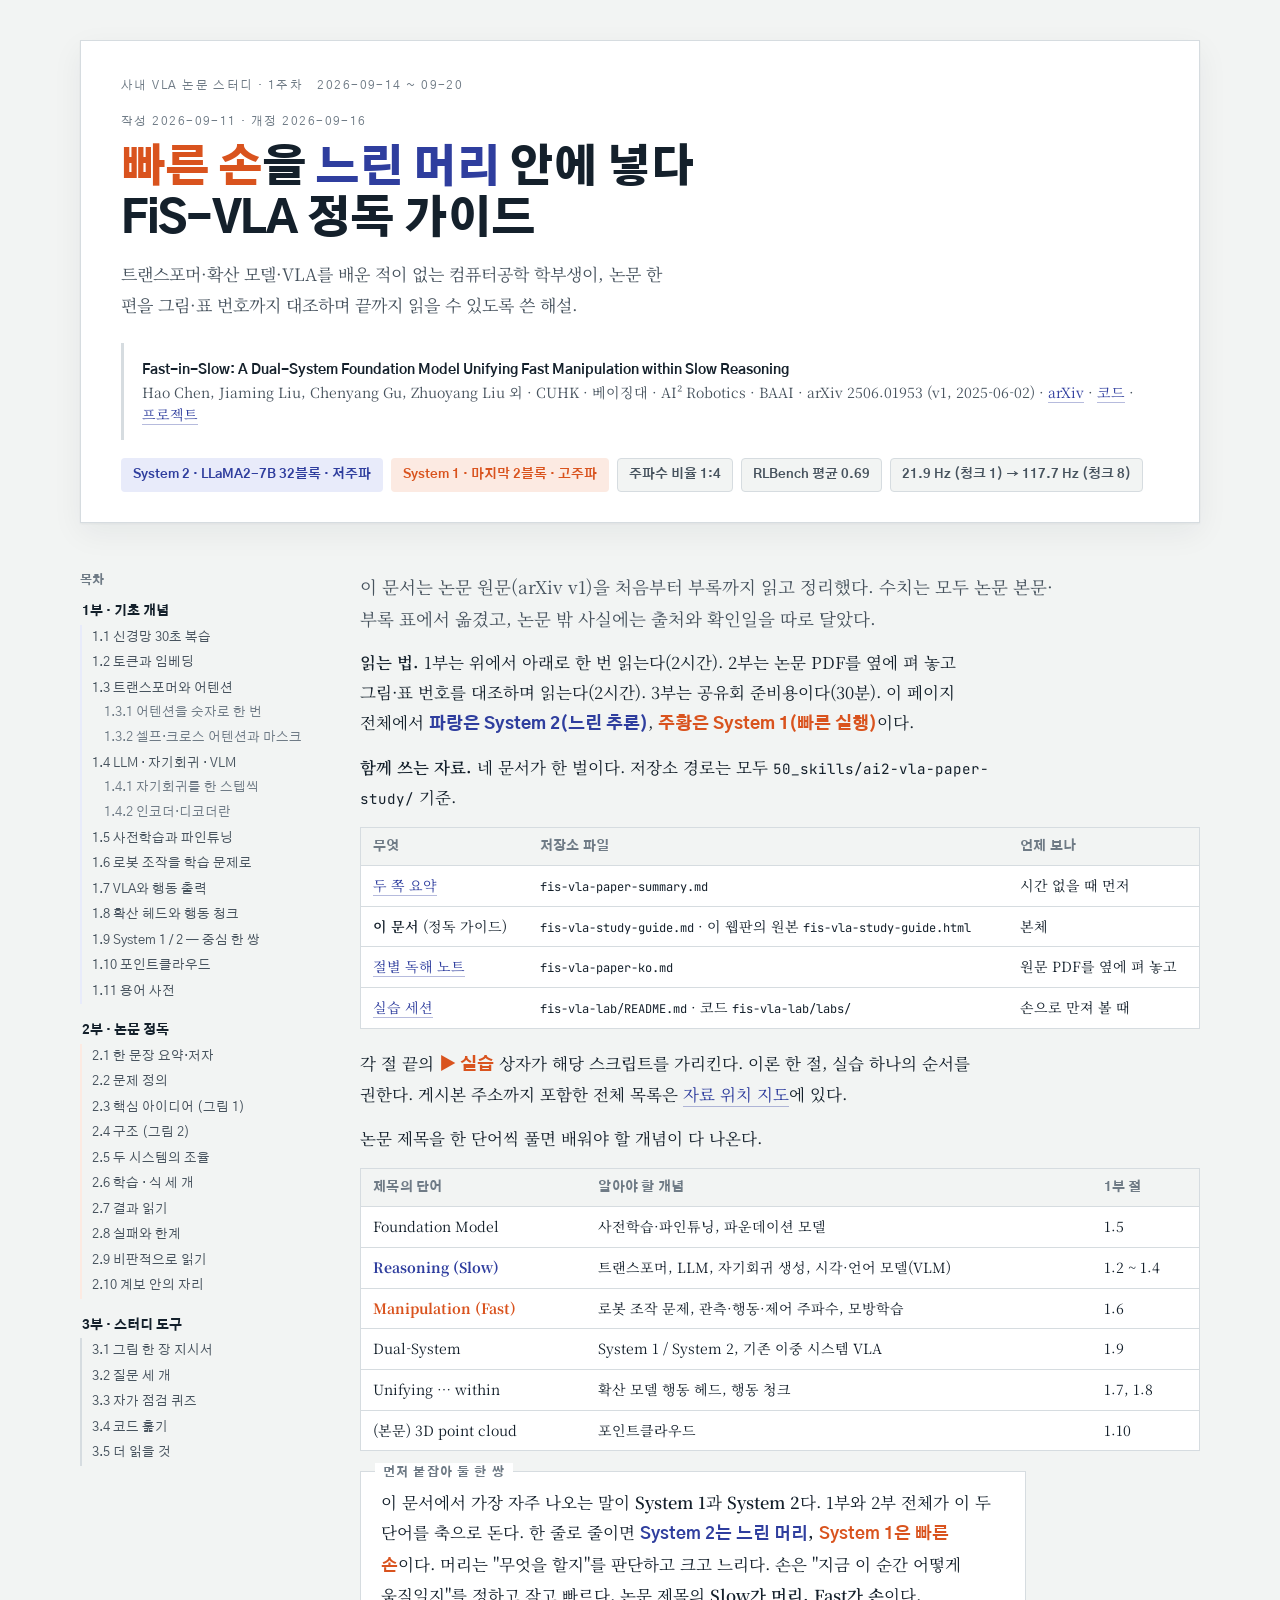
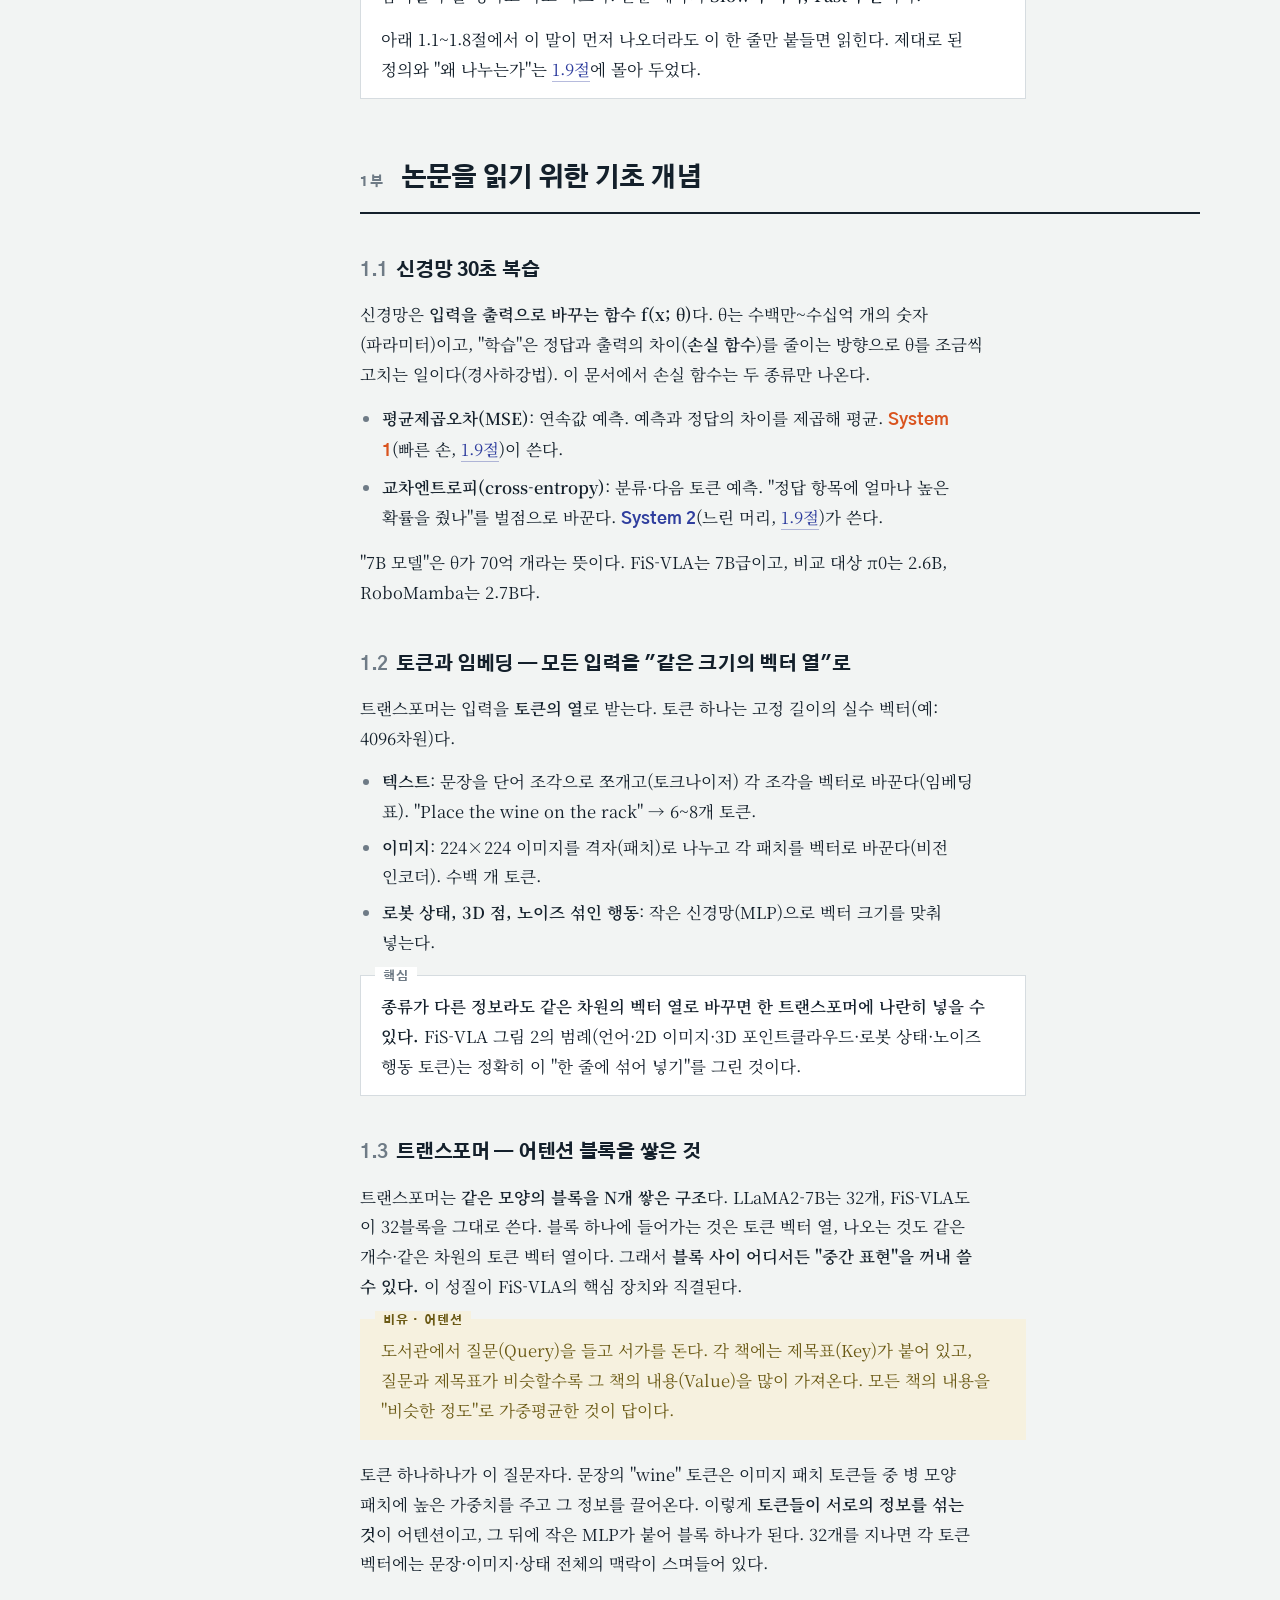
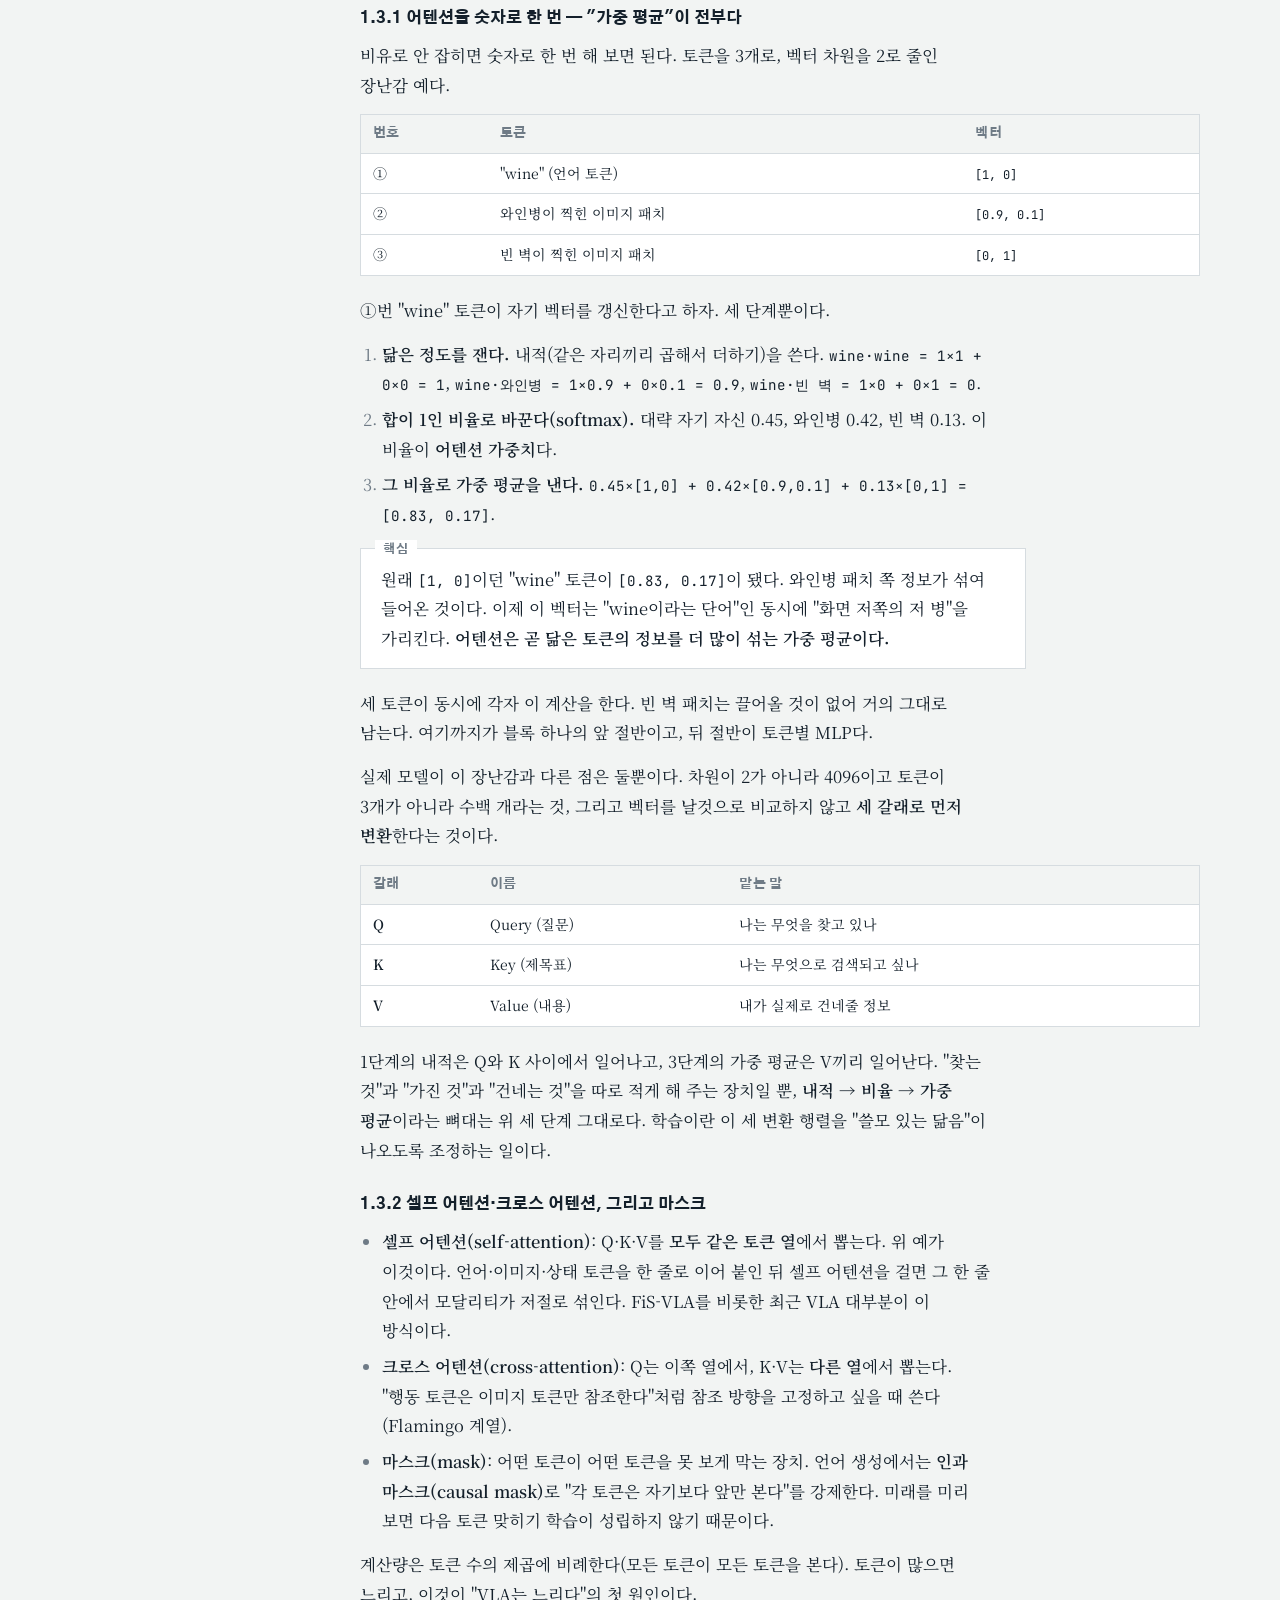
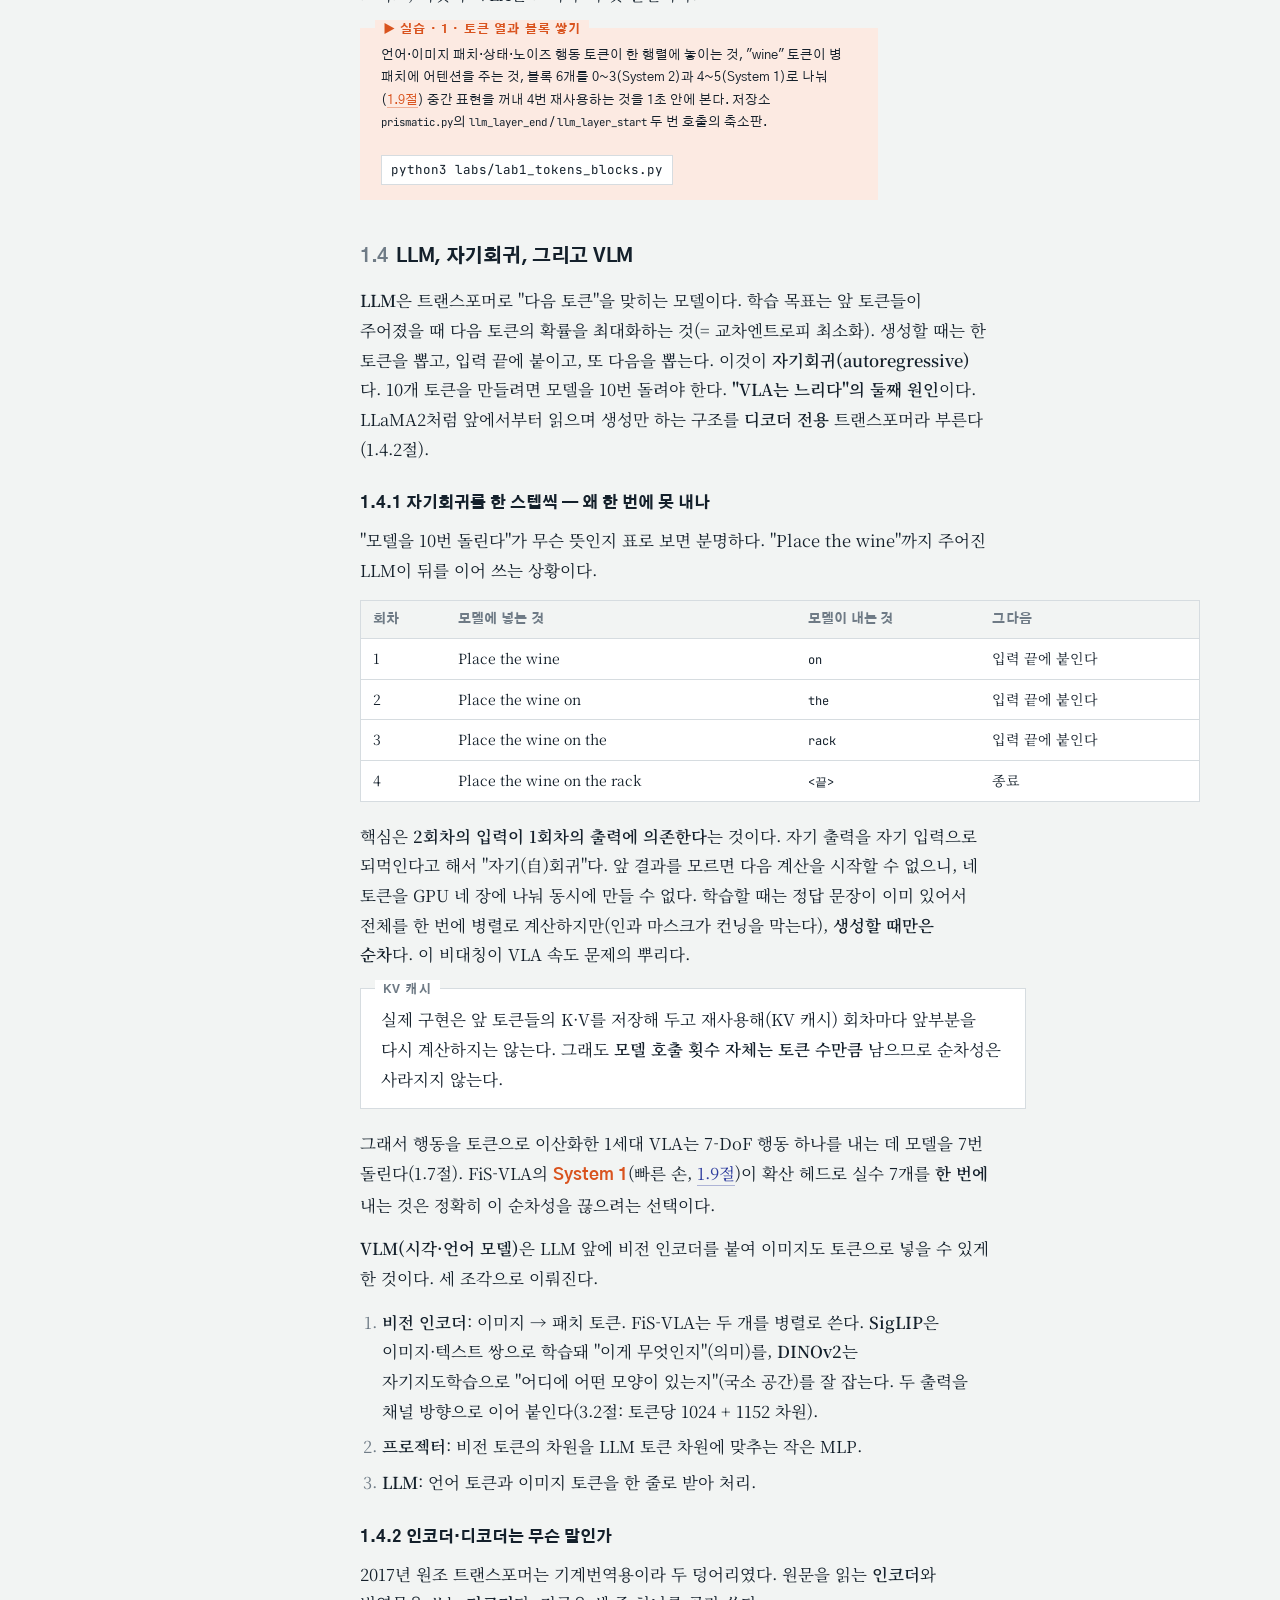
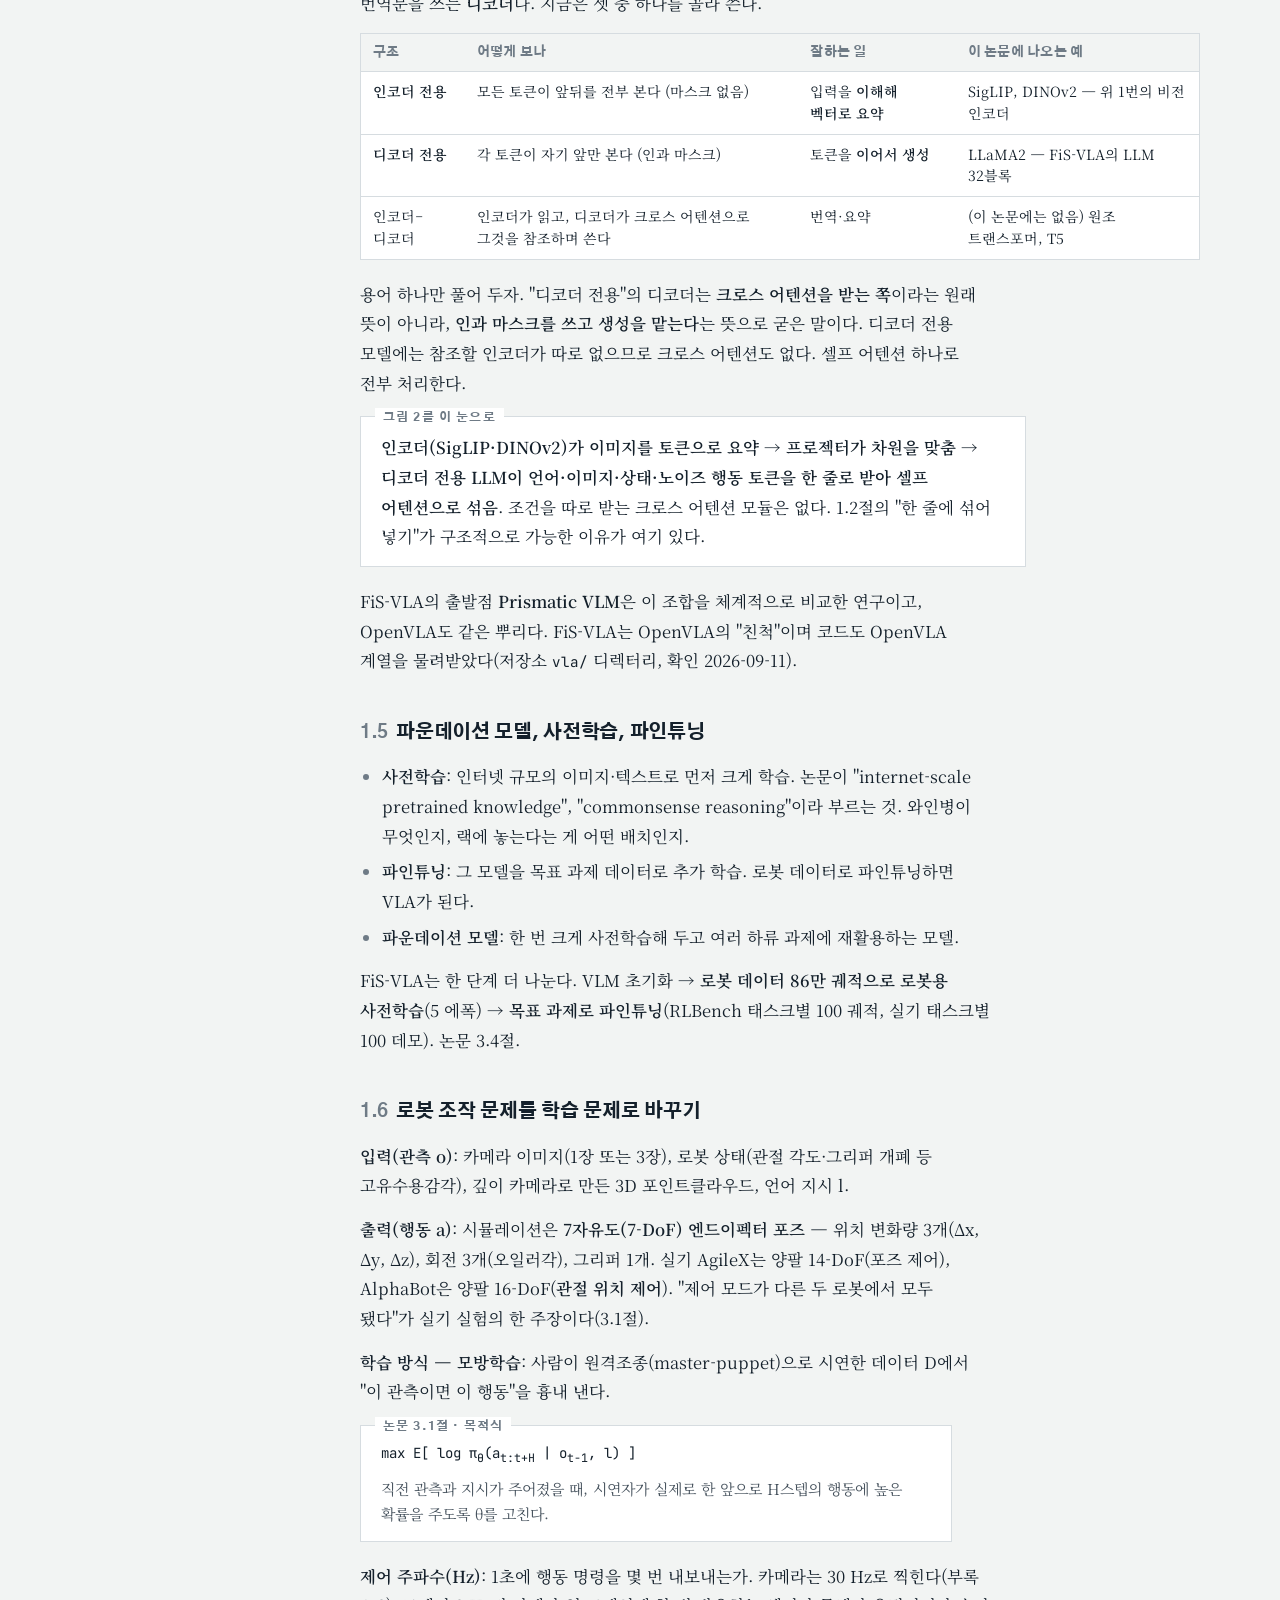
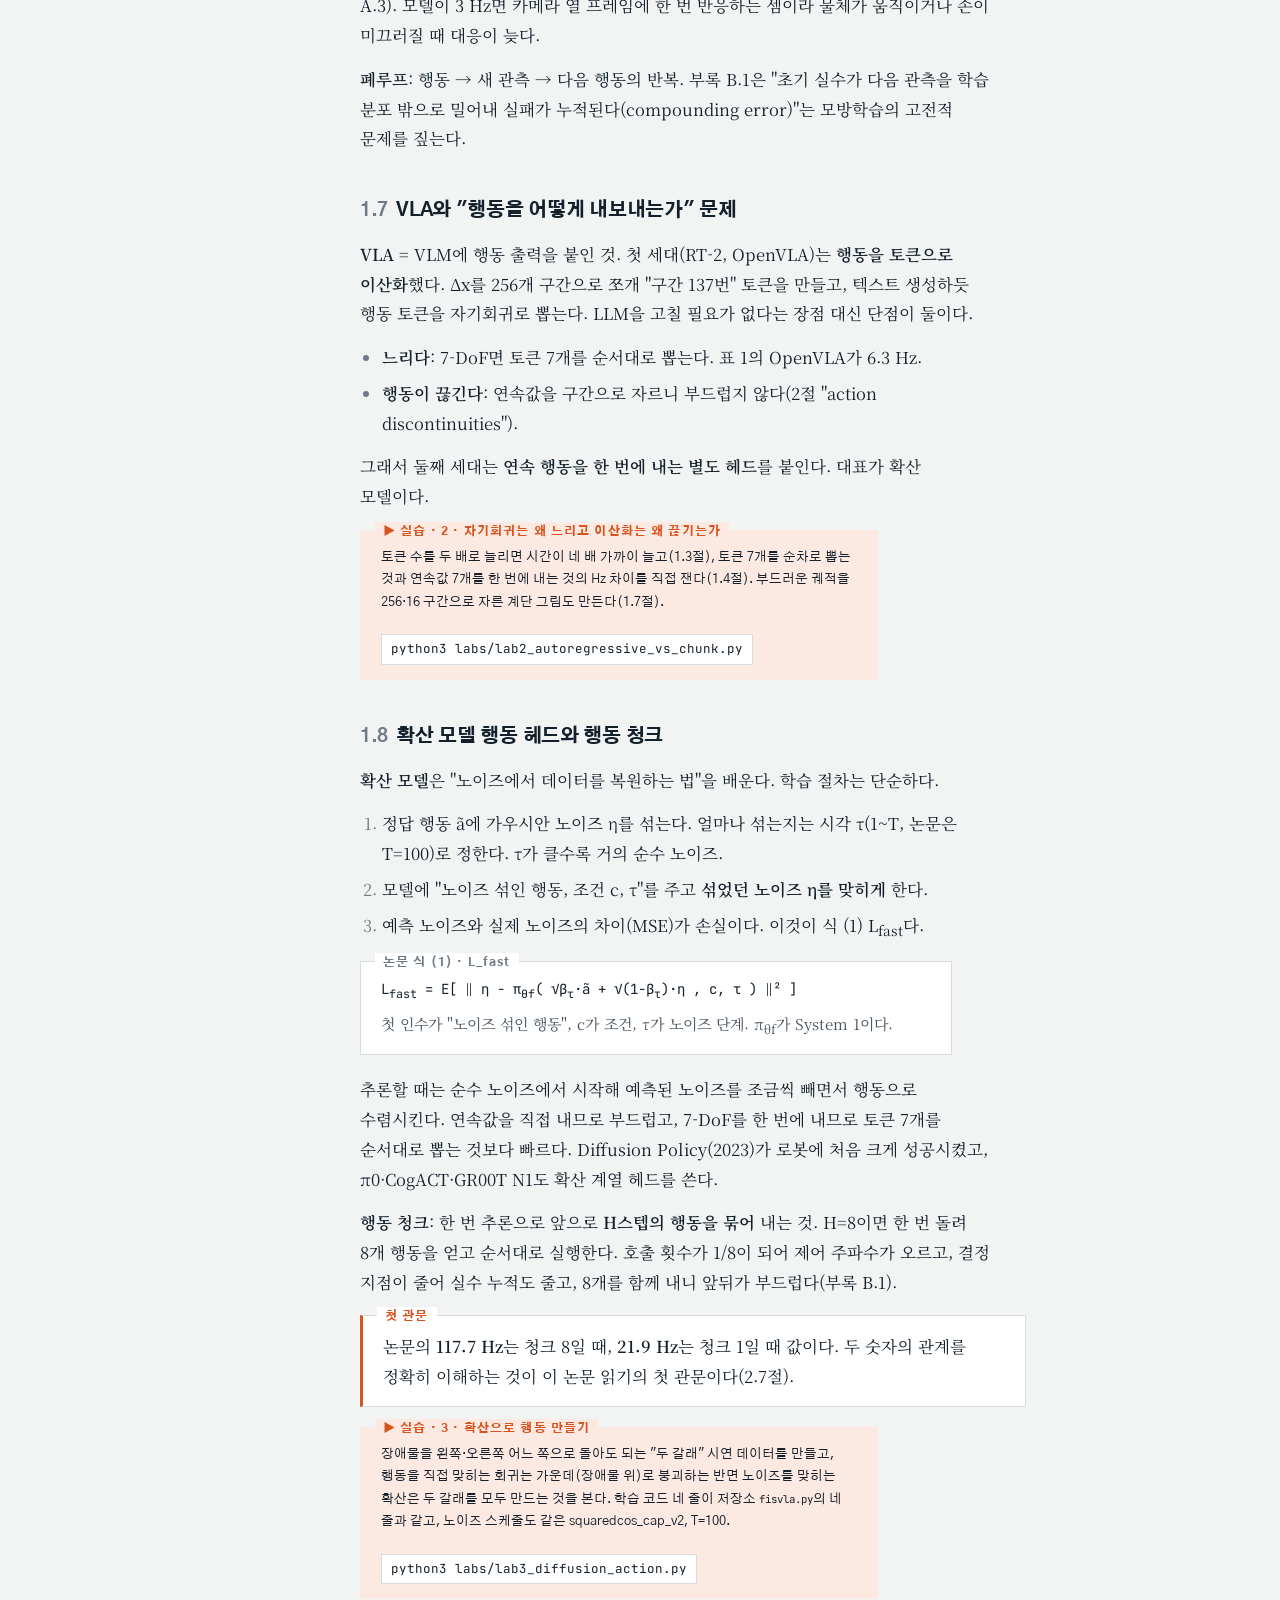
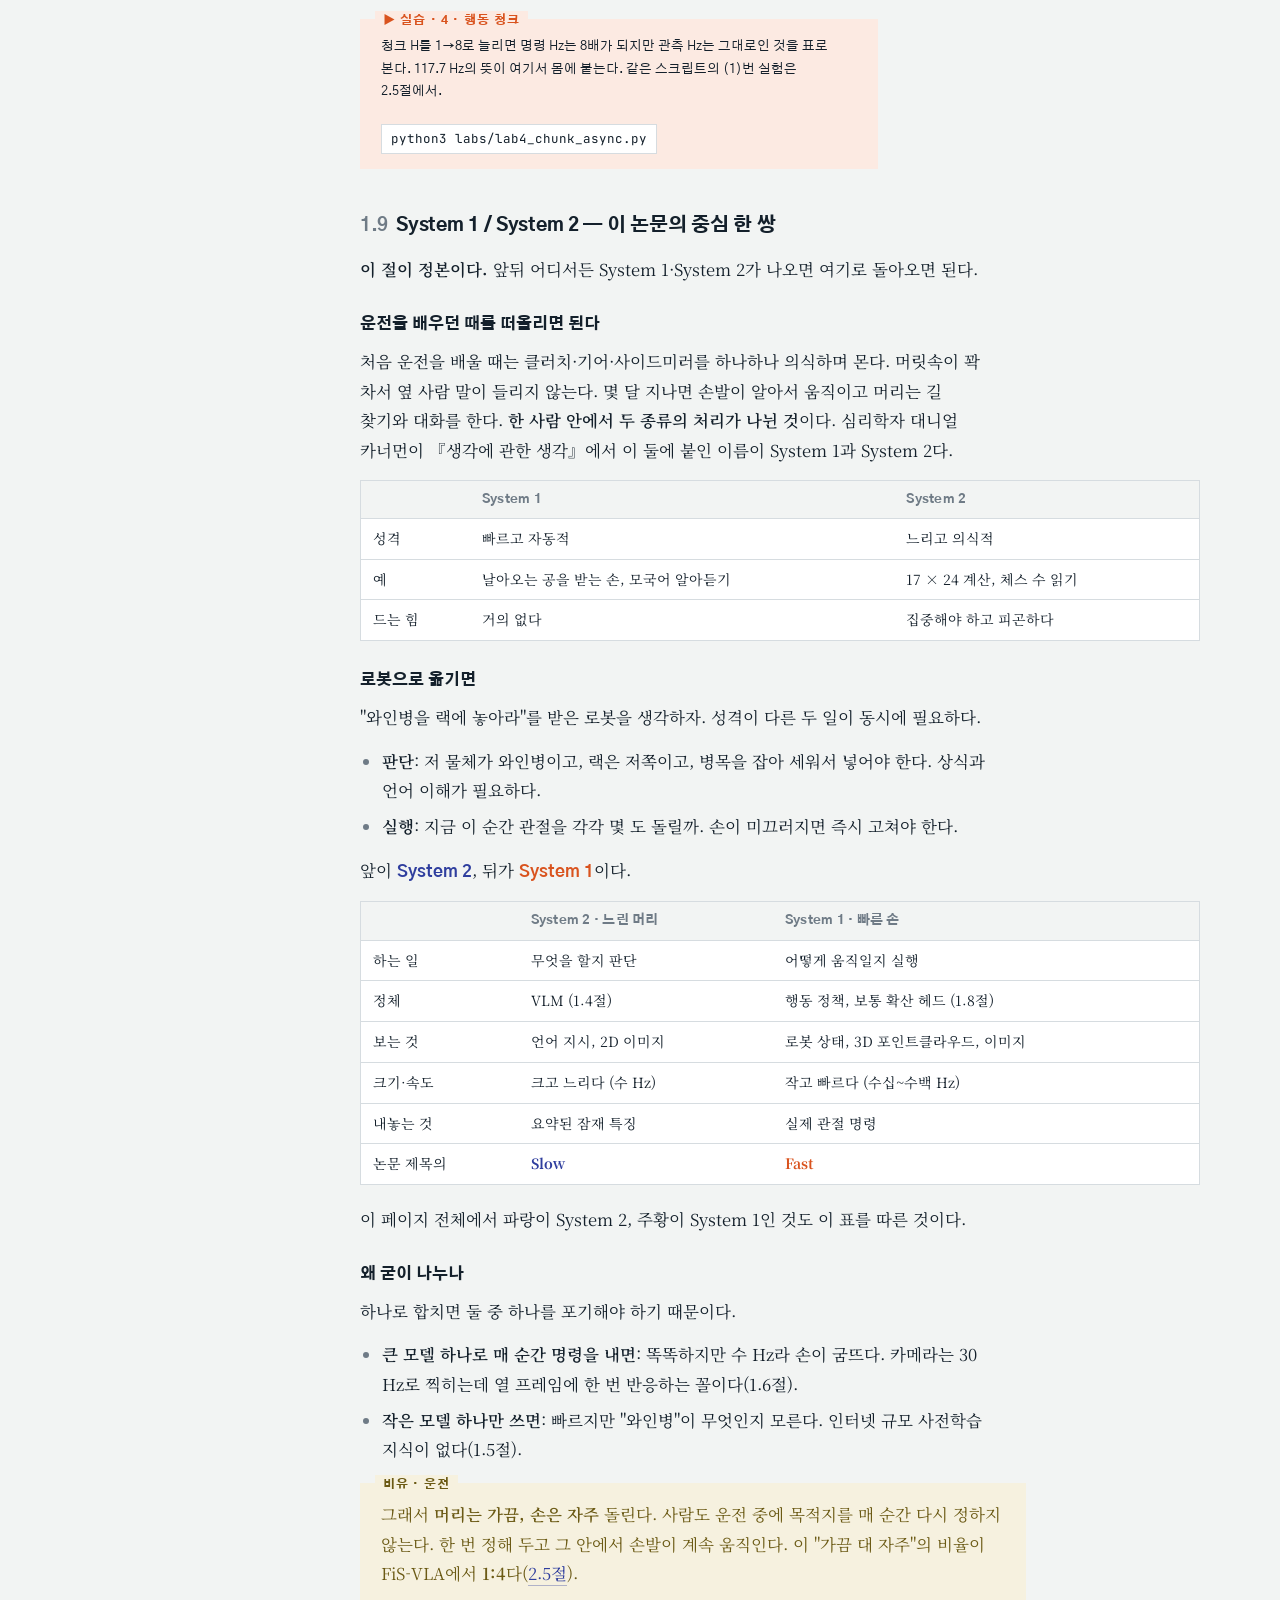
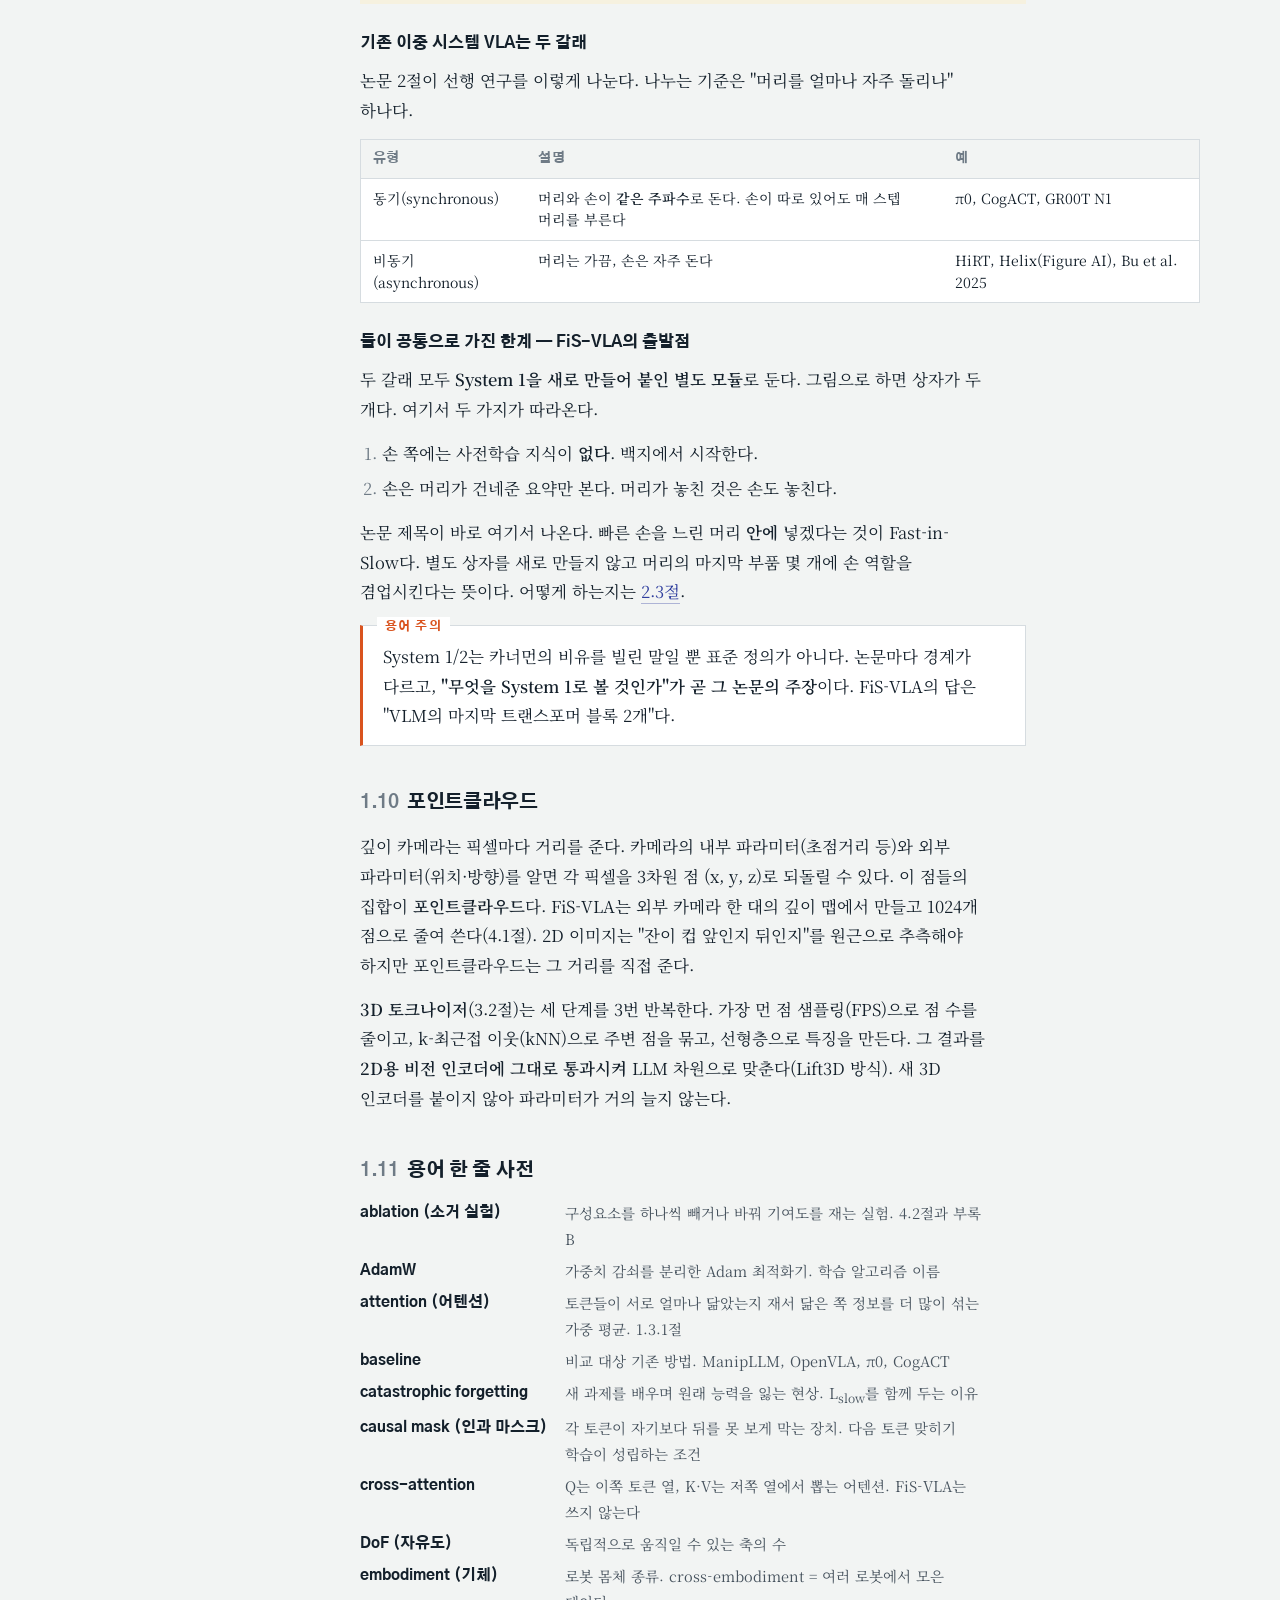
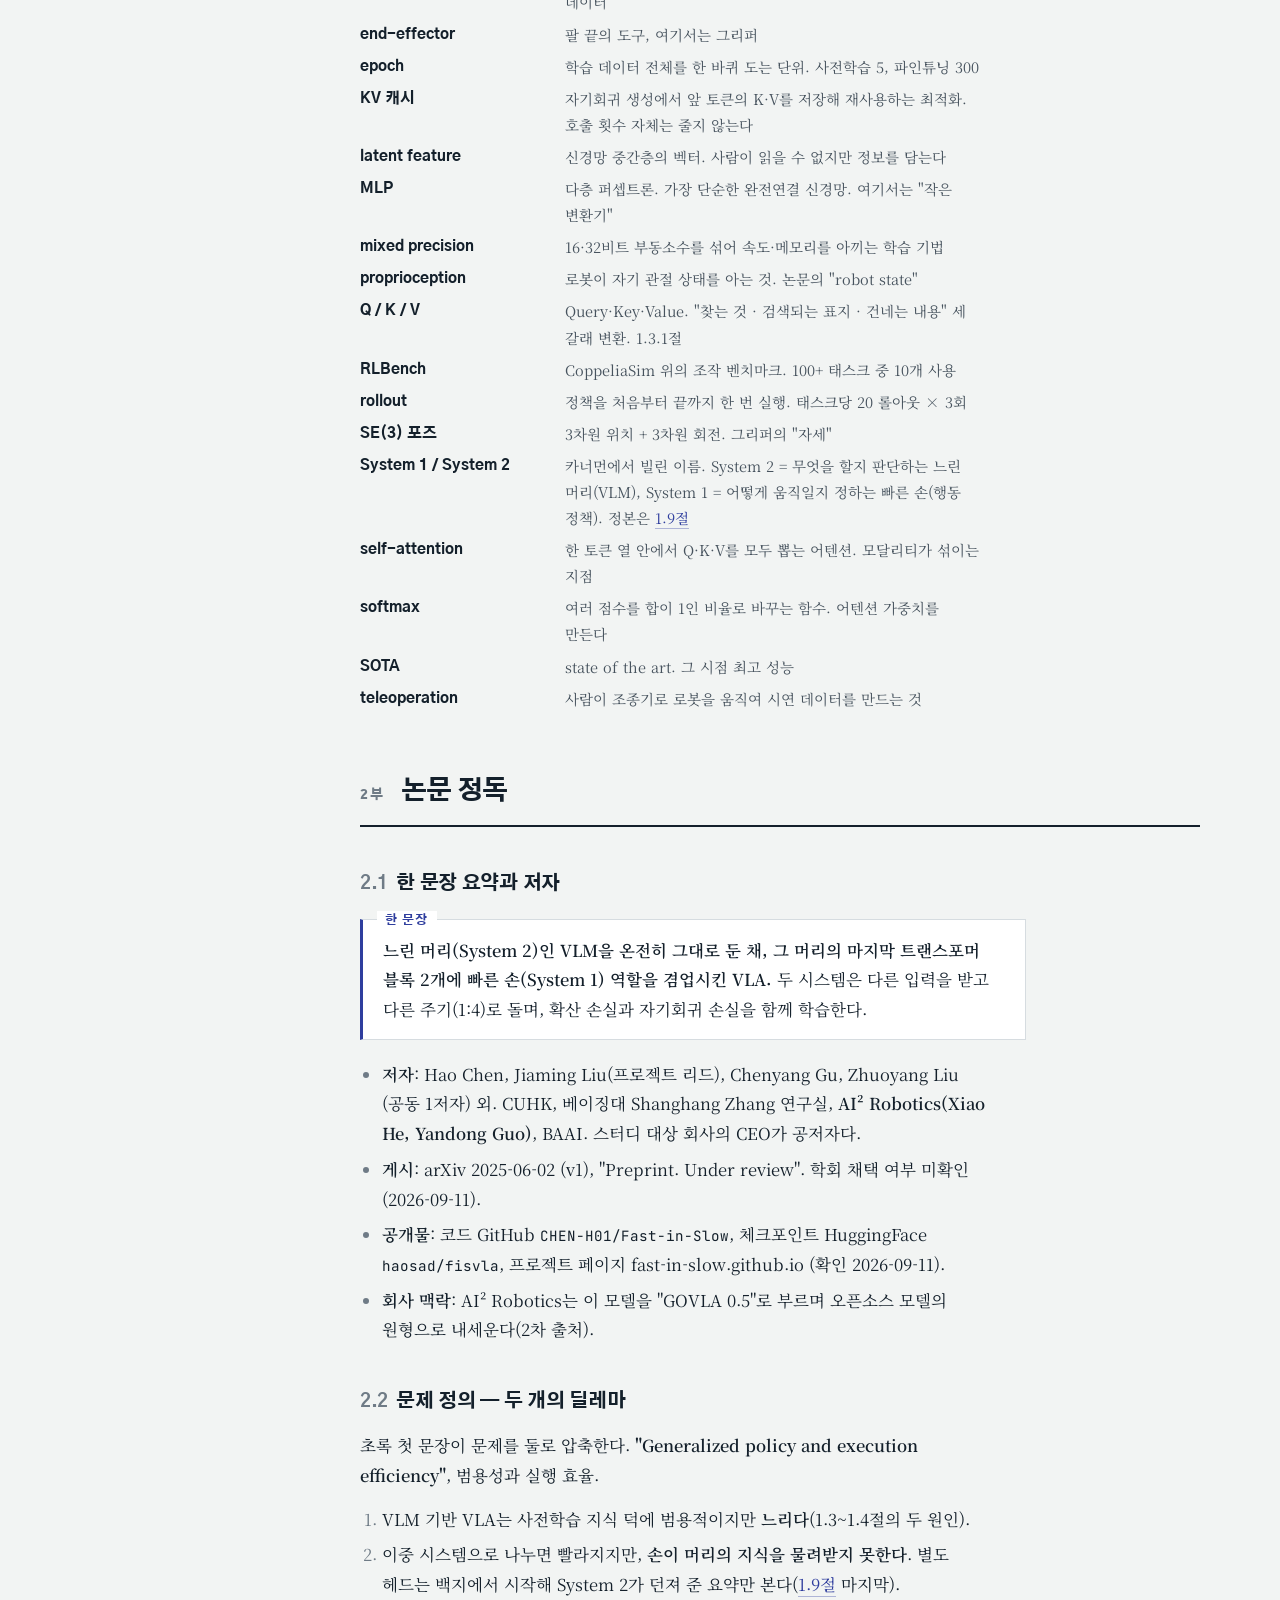
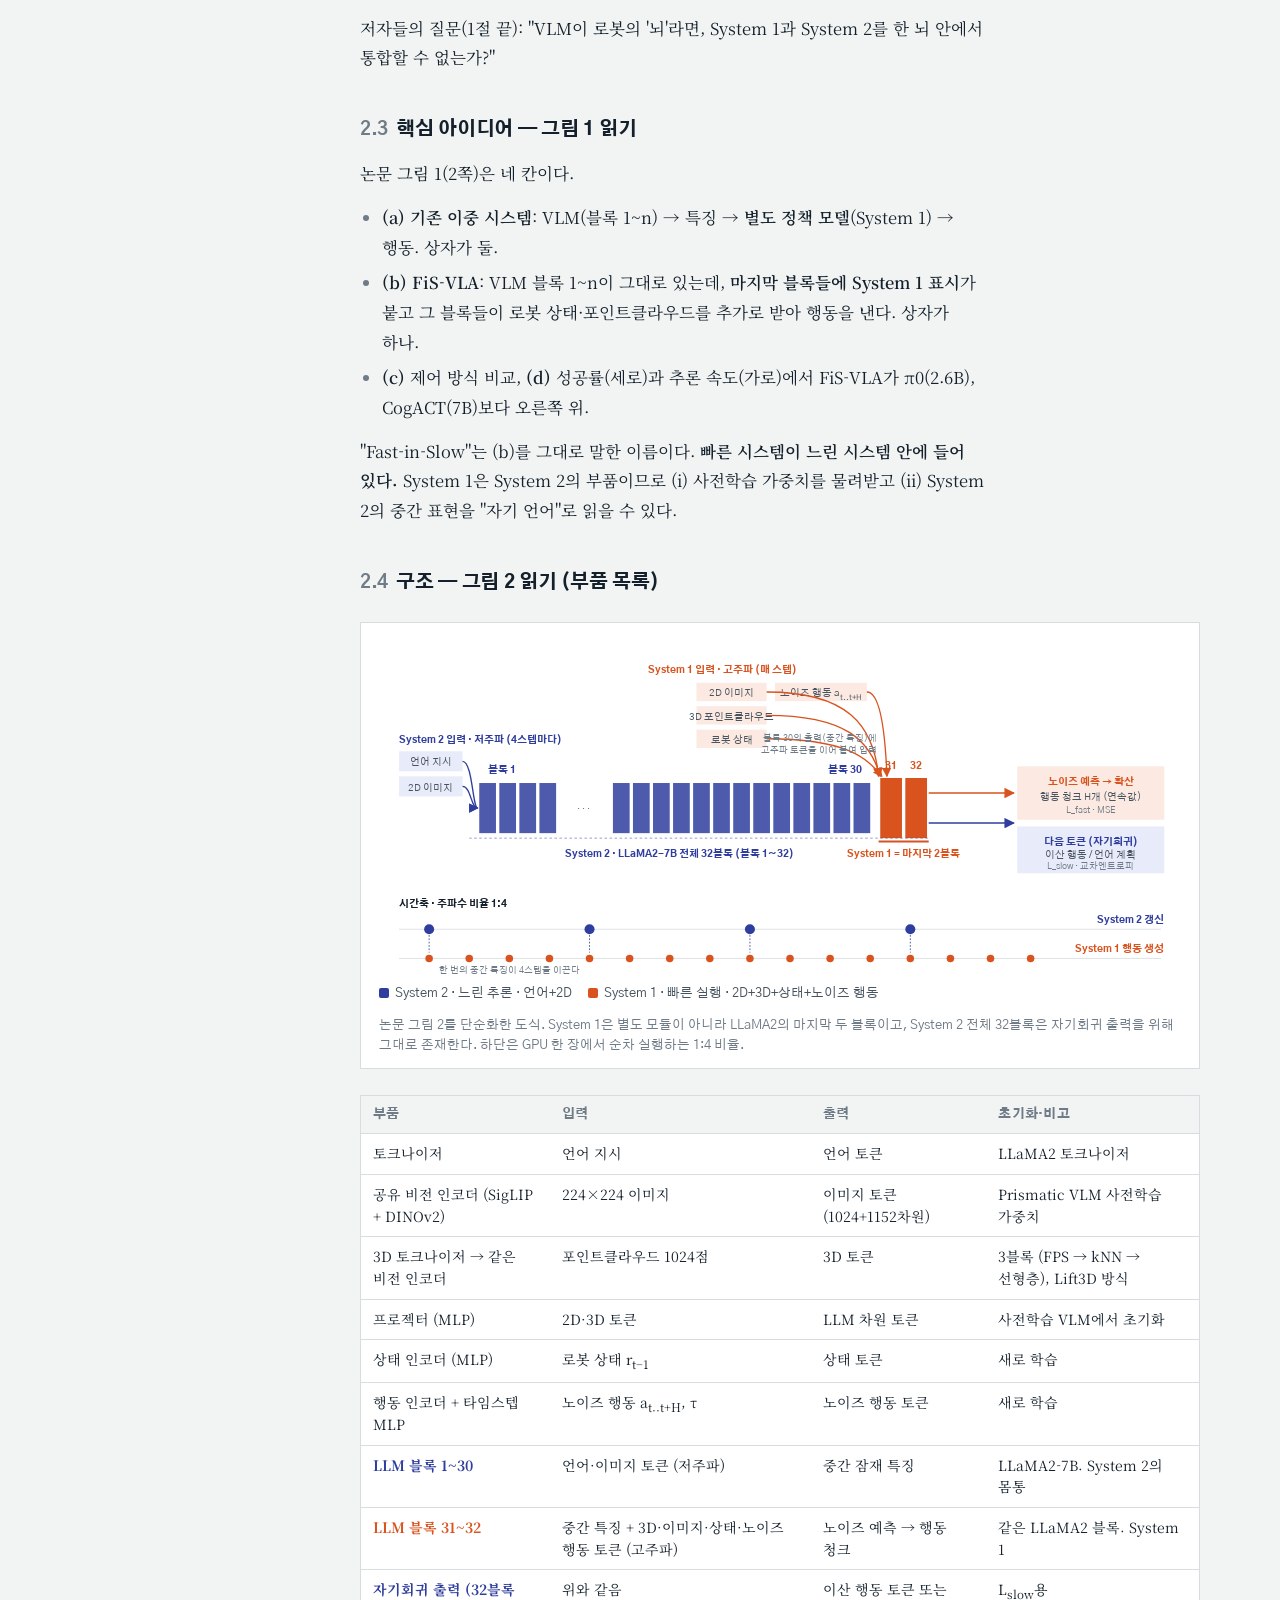
<file: fis-vla-guide.html>
<!DOCTYPE html>
<html lang="ko">
<head>
<meta charset="utf-8">
<meta name="viewport" content="width=device-width, initial-scale=1">
<style>
    html { color-scheme: light; }
    body { margin: 0; font: 14px system-ui, -apple-system, sans-serif; background: #fafaf9; }
    img { max-width: 100%; }
    [hidden] { display: none !important; }
</style>
<title>FiS-VLA 정독 가이드</title>
<link rel="preconnect" href="https://fonts.googleapis.com">
<link rel="stylesheet" href="https://fonts.googleapis.com/css2?family=Gothic+A1:wght@500;700;800;900&family=Noto+Serif+KR:wght@400;600&family=JetBrains+Mono:wght@400;500&display=swap">
<style>
  :root {
    --ground: #F2F4F3;
    --plate: #FFFFFF;
    --ink: #14202B;
    --ink-2: #47535E;
    --muted: #6F7B86;
    --rule: #D6DCE0;
    --slow: #2F3E9E;
    --slow-soft: #E8EBFA;
    --fast: #D9531E;
    --fast-soft: #FCEAE2;
    --note: #F6F1DF;
    --note-ink: #6B5A15;
    --shadow: 0 1px 2px rgba(20,32,43,.05), 0 10px 30px rgba(20,32,43,.06);
  }
  @media (prefers-color-scheme: dark) {
    :root:not([data-theme="light"]) {
      --ground: #0E1318;
      --plate: #161C23;
      --ink: #E7EBEE;
      --ink-2: #B9C2CA;
      --muted: #8A96A1;
      --rule: #2A333C;
      --slow: #97A4F5;
      --slow-soft: #1E2440;
      --fast: #F0895F;
      --fast-soft: #3A2218;
      --note: #2E2A1C;
      --note-ink: #E3D39A;
      --shadow: 0 1px 2px rgba(0,0,0,.4), 0 10px 30px rgba(0,0,0,.35);
    }
  }
  :root[data-theme="dark"] {
    --ground: #0E1318;
    --plate: #161C23;
    --ink: #E7EBEE;
    --ink-2: #B9C2CA;
    --muted: #8A96A1;
    --rule: #2A333C;
    --slow: #97A4F5;
    --slow-soft: #1E2440;
    --fast: #F0895F;
    --fast-soft: #3A2218;
    --note: #2E2A1C;
    --note-ink: #E3D39A;
    --shadow: 0 1px 2px rgba(0,0,0,.4), 0 10px 30px rgba(0,0,0,.35);
  }

  * { box-sizing: border-box; }
  html { scroll-behavior: smooth; }
  @media (prefers-reduced-motion: reduce) { html { scroll-behavior: auto; } }
  body {
    margin: 0;
    background: var(--ground);
    color: var(--ink);
    font-family: "Noto Serif KR", "Apple SD Gothic Neo", "Noto Sans KR", serif;
    font-size: 16.5px;
    line-height: 1.8;
    -webkit-font-smoothing: antialiased;
    word-break: keep-all;
  }
  h1, h2, h3, h4, .sans { font-family: "Gothic A1", "Apple SD Gothic Neo", "Noto Sans KR", system-ui, sans-serif; }
  code, .mono { font-family: "JetBrains Mono", ui-monospace, Menlo, monospace; font-size: .86em; }
  a { color: var(--slow); text-decoration: none; border-bottom: 1px solid color-mix(in srgb, var(--slow) 35%, transparent); }
  a:hover { border-bottom-color: var(--slow); }
  a:focus-visible, button:focus-visible, summary:focus-visible { outline: 2px solid var(--fast); outline-offset: 2px; }

  .shell { max-width: 1160px; margin: 0 auto; padding: 40px 20px 100px; display: grid; grid-template-columns: 232px minmax(0, 1fr); gap: 48px; }
  @media (max-width: 900px) { .shell { grid-template-columns: 1fr; gap: 24px; padding-top: 24px; } }

  /* 목차 */
  nav.toc { position: sticky; top: 24px; align-self: start; font-family: "Gothic A1", sans-serif; font-size: 13px; line-height: 1.5; }
  @media (max-width: 900px) { nav.toc { position: static; } nav.toc details { border: 1px solid var(--rule); background: var(--plate); padding: 10px 14px; } }
  nav.toc summary { cursor: pointer; font-weight: 800; letter-spacing: .04em; color: var(--muted); font-size: 12px; text-transform: uppercase; list-style: none; }
  nav.toc summary::-webkit-details-marker { display: none; }
  @media (min-width: 901px) { nav.toc summary { pointer-events: none; } }
  nav.toc ol { list-style: none; margin: 10px 0 0; padding: 0; }
  nav.toc li { margin: 0; }
  nav.toc .part { margin-top: 14px; font-weight: 800; color: var(--ink); font-size: 13px; }
  nav.toc .part:first-child { margin-top: 0; }
  nav.toc a { display: block; padding: 3px 0 3px 10px; border: 0; border-left: 2px solid var(--rule); color: var(--ink-2); }
  nav.toc a:hover { color: var(--ink); border-left-color: var(--ink); }
  nav.toc .part a { border-left-color: transparent; padding-left: 0; color: var(--ink); font-weight: 800; }
  nav.toc li.p1 > a.part-a { border-left-color: transparent; }
  nav.toc .s1 a { border-left-color: var(--slow-soft); }
  nav.toc .s2 a { border-left-color: var(--fast-soft); }
  nav.toc li.sub a { padding-left: 22px; font-size: 12.5px; color: var(--muted); }

  /* 머리 */
  header.head { grid-column: 1 / -1; background: var(--plate); border: 1px solid var(--rule); box-shadow: var(--shadow); padding: 34px 40px 30px; position: relative; overflow: hidden; }
  @media (max-width: 900px) { header.head { padding: 26px 22px 22px; } }
  header.head .eyebrow { font-family: "Gothic A1", sans-serif; font-size: 12px; letter-spacing: .12em; text-transform: uppercase; color: var(--muted); margin: 0 0 12px; display: flex; gap: 14px; flex-wrap: wrap; }
  header.head h1 { margin: 0; font-size: clamp(28px, 4vw, 44px); line-height: 1.15; letter-spacing: -.03em; font-weight: 900; text-wrap: balance; }
  header.head h1 .fast { color: var(--fast); }
  header.head h1 .slow { color: var(--slow); }
  header.head .sub { margin: 14px 0 0; font-size: 17px; color: var(--ink-2); max-width: 62ch; }
  header.head .paper { margin: 22px 0 0; padding: 14px 18px; border-left: 3px solid var(--rule); font-size: 14px; color: var(--ink-2); line-height: 1.6; }
  header.head .paper b { color: var(--ink); font-family: "Gothic A1", sans-serif; }
  .chips { display: flex; flex-wrap: wrap; gap: 8px; margin: 18px 0 0; }
  .chip { font-family: "Gothic A1", sans-serif; font-size: 12.5px; font-weight: 700; padding: 5px 11px; border: 1px solid var(--rule); border-radius: 4px; color: var(--ink-2); background: var(--ground); }
  .chip.slow { color: var(--slow); background: var(--slow-soft); border-color: transparent; }
  .chip.fast { color: var(--fast); background: var(--fast-soft); border-color: transparent; }

  /* 본문 */
  main.article { min-width: 0; }
  main.article > section { margin: 0 0 56px; }
  .part-head { display: grid; grid-template-columns: auto 1fr; gap: 16px; align-items: baseline; border-bottom: 2px solid var(--ink); padding-bottom: 10px; margin: 0 0 26px; }
  .part-head .num { font-family: "Gothic A1", sans-serif; font-weight: 900; font-size: 13px; letter-spacing: .14em; text-transform: uppercase; color: var(--muted); }
  .part-head h2 { margin: 0; font-size: 26px; letter-spacing: -.025em; font-weight: 800; text-wrap: balance; }
  h3 { font-size: 19px; letter-spacing: -.015em; font-weight: 800; margin: 40px 0 12px; scroll-margin-top: 24px; text-wrap: balance; }
  h3 .k { color: var(--muted); font-weight: 700; margin-right: 8px; font-variant-numeric: tabular-nums; }
  h4 { font-size: 15.5px; font-weight: 800; margin: 26px 0 8px; }
  p { margin: 0 0 14px; max-width: 70ch; }
  ul, ol { margin: 0 0 14px; padding-left: 22px; max-width: 70ch; }
  li { margin: 0 0 6px; }
  li::marker { color: var(--muted); }
  strong { font-weight: 600; color: var(--ink); }
  .lede { font-size: 17.5px; color: var(--ink-2); }

  /* 표 */
  .tbl { overflow-x: auto; margin: 14px 0 20px; border: 1px solid var(--rule); background: var(--plate); }
  table { border-collapse: collapse; width: 100%; font-size: 14px; line-height: 1.55; font-variant-numeric: tabular-nums; }
  th, td { padding: 9px 12px; border-bottom: 1px solid var(--rule); vertical-align: top; text-align: left; }
  th { font-family: "Gothic A1", sans-serif; font-weight: 800; font-size: 12.5px; letter-spacing: .02em; color: var(--muted); background: var(--ground); white-space: nowrap; }
  tr:last-child td { border-bottom: 0; }
  td.n { text-align: right; white-space: nowrap; }
  tr.hi td { background: color-mix(in srgb, var(--fast-soft) 55%, var(--plate)); font-weight: 600; }
  td .slow-t { color: var(--slow); font-weight: 700; }
  td .fast-t { color: var(--fast); font-weight: 700; }

  /* 콜아웃 */
  .box { position: relative; margin: 18px 0 20px; padding: 16px 20px 14px 20px; border: 1px solid var(--rule); background: var(--plate); max-width: 74ch; }
  .box::before { content: attr(data-label); position: absolute; top: -9px; left: 14px; padding: 0 8px; background: var(--plate); font-family: "Gothic A1", sans-serif; font-size: 11.5px; font-weight: 800; letter-spacing: .1em; color: var(--muted); }
  .box p:last-child, .box ul:last-child, .box ol:last-child { margin-bottom: 0; }
  .box.analogy { border-color: transparent; background: var(--note); color: var(--note-ink); }
  .box.analogy::before { background: var(--note); color: var(--note-ink); }
  .box.analogy strong { color: inherit; }
  .box.warn { border-left: 3px solid var(--fast); }
  .box.warn::before { color: var(--fast); }
  .box.paper { border-left: 3px solid var(--slow); }
  .box.paper::before { color: var(--slow); }
  .box.eq { font-family: "JetBrains Mono", monospace; font-size: 14px; line-height: 1.7; }
  .box.lab { border-color: transparent; background: var(--fast-soft); }
  .box.lab::before { background: var(--fast-soft); color: var(--fast); content: "▶ 실습 · " attr(data-label); }
  .box.lab .cmd { display: inline-block; margin: 6px 0 0; padding: 3px 9px; background: var(--plate); border: 1px solid var(--rule); font-family: "JetBrains Mono", monospace; font-size: 12.5px; }
  .box.lab a { color: var(--fast); border-bottom-color: color-mix(in srgb, var(--fast) 40%, transparent); }
  .box.eq .read { font-family: "Noto Serif KR", serif; font-size: 15px; color: var(--ink-2); margin-top: 8px; display: block; }

  /* 그림 */
  figure { margin: 22px 0 26px; padding: 18px 18px 12px; background: var(--plate); border: 1px solid var(--rule); }
  figure svg { width: 100%; height: auto; display: block; }
  figcaption { font-family: "Gothic A1", sans-serif; font-size: 13px; color: var(--muted); margin-top: 10px; line-height: 1.55; }
  .legend { display: flex; gap: 16px; flex-wrap: wrap; font-family: "Gothic A1", sans-serif; font-size: 12.5px; color: var(--ink-2); margin-top: 8px; }
  .legend span::before { content: ""; display: inline-block; width: 10px; height: 10px; margin-right: 6px; vertical-align: -1px; border-radius: 2px; }
  .legend .l-slow::before { background: var(--slow); }
  .legend .l-fast::before { background: var(--fast); }
  .legend .l-in::before { background: var(--rule); }

  /* 퀴즈 */
  details.quiz { border: 1px solid var(--rule); background: var(--plate); padding: 12px 18px; margin: 14px 0; max-width: 74ch; }
  details.quiz summary { cursor: pointer; font-family: "Gothic A1", sans-serif; font-weight: 800; }
  details.quiz ol { margin-top: 10px; }

  /* 정의 목록 */
  dl.terms { display: grid; grid-template-columns: max-content 1fr; gap: 6px 18px; font-size: 14.5px; max-width: 78ch; margin: 0 0 14px; }
  dl.terms dt { font-family: "Gothic A1", sans-serif; font-weight: 800; color: var(--ink); }
  dl.terms dd { margin: 0; color: var(--ink-2); }
  @media (max-width: 600px) { dl.terms { grid-template-columns: 1fr; gap: 2px; } dl.terms dd { margin-bottom: 8px; } }

  footer.foot { grid-column: 1 / -1; border-top: 1px solid var(--rule); padding-top: 18px; font-size: 13.5px; color: var(--muted); font-family: "Gothic A1", sans-serif; line-height: 1.7; }
</style>

</head>
<body>
<div class="shell">
  <header class="head">
    <p class="eyebrow"><span>사내 VLA 논문 스터디 · 1주차</span><span>2026-09-14 ~ 09-20</span><span>작성 2026-09-11 · 개정 2026-09-16</span></p>
    <h1><span class="fast">빠른 손</span>을 <span class="slow">느린 머리</span> 안에 넣다<br>FiS-VLA 정독 가이드</h1>
    <p class="sub">트랜스포머·확산 모델·VLA를 배운 적이 없는 컴퓨터공학 학부생이, 논문 한 편을 그림·표 번호까지 대조하며 끝까지 읽을 수 있도록 쓴 해설.</p>
    <div class="paper"><b>Fast-in-Slow: A Dual-System Foundation Model Unifying Fast Manipulation within Slow Reasoning</b><br>Hao Chen, Jiaming Liu, Chenyang Gu, Zhuoyang Liu 외 · CUHK · 베이징대 · AI² Robotics · BAAI · arXiv 2506.01953 (v1, 2025-06-02) · <a href="https://arxiv.org/abs/2506.01953">arXiv</a> · <a href="https://github.com/CHEN-H01/Fast-in-Slow">코드</a> · <a href="https://fast-in-slow.github.io/">프로젝트</a></div>
    <div class="chips">
      <span class="chip slow">System 2 · LLaMA2-7B 32블록 · 저주파</span>
      <span class="chip fast">System 1 · 마지막 2블록 · 고주파</span>
      <span class="chip">주파수 비율 1:4</span>
      <span class="chip">RLBench 평균 0.69</span>
      <span class="chip">21.9 Hz (청크 1) → 117.7 Hz (청크 8)</span>
    </div>
  </header>

  <nav class="toc" aria-label="목차">
    <details open>
      <summary>목차</summary>
      <ol>
        <li class="part"><a href="#p1" class="part-a">1부 · 기초 개념</a></li>
        <li class="s1"><a href="#s11">1.1 신경망 30초 복습</a></li>
        <li class="s1"><a href="#s12">1.2 토큰과 임베딩</a></li>
        <li class="s1"><a href="#s13">1.3 트랜스포머와 어텐션</a></li>
        <li class="s1 sub"><a href="#s131">1.3.1 어텐션을 숫자로 한 번</a></li>
        <li class="s1 sub"><a href="#s132">1.3.2 셀프·크로스 어텐션과 마스크</a></li>
        <li class="s1"><a href="#s14">1.4 LLM · 자기회귀 · VLM</a></li>
        <li class="s1 sub"><a href="#s141">1.4.1 자기회귀를 한 스텝씩</a></li>
        <li class="s1 sub"><a href="#s142">1.4.2 인코더·디코더란</a></li>
        <li class="s1"><a href="#s15">1.5 사전학습과 파인튜닝</a></li>
        <li class="s1"><a href="#s16">1.6 로봇 조작을 학습 문제로</a></li>
        <li class="s1"><a href="#s17">1.7 VLA와 행동 출력</a></li>
        <li class="s1"><a href="#s18">1.8 확산 헤드와 행동 청크</a></li>
        <li class="s1"><a href="#s19">1.9 System 1 / 2 — 중심 한 쌍</a></li>
        <li class="s1"><a href="#s110">1.10 포인트클라우드</a></li>
        <li class="s1"><a href="#s111">1.11 용어 사전</a></li>
        <li class="part"><a href="#p2" class="part-a">2부 · 논문 정독</a></li>
        <li class="s2"><a href="#s21">2.1 한 문장 요약·저자</a></li>
        <li class="s2"><a href="#s22">2.2 문제 정의</a></li>
        <li class="s2"><a href="#s23">2.3 핵심 아이디어 (그림 1)</a></li>
        <li class="s2"><a href="#s24">2.4 구조 (그림 2)</a></li>
        <li class="s2"><a href="#s25">2.5 두 시스템의 조율</a></li>
        <li class="s2"><a href="#s26">2.6 학습 · 식 세 개</a></li>
        <li class="s2"><a href="#s27">2.7 결과 읽기</a></li>
        <li class="s2"><a href="#s28">2.8 실패와 한계</a></li>
        <li class="s2"><a href="#s29">2.9 비판적으로 읽기</a></li>
        <li class="s2"><a href="#s210">2.10 계보 안의 자리</a></li>
        <li class="part"><a href="#p3" class="part-a">3부 · 스터디 도구</a></li>
        <li><a href="#s31">3.1 그림 한 장 지시서</a></li>
        <li><a href="#s32">3.2 질문 세 개</a></li>
        <li><a href="#s33">3.3 자가 점검 퀴즈</a></li>
        <li><a href="#s34">3.4 코드 훑기</a></li>
        <li><a href="#s35">3.5 더 읽을 것</a></li>
      </ol>
    </details>
  </nav>

  <main class="article">

    <section id="intro">
      <p class="lede">이 문서는 논문 원문(arXiv v1)을 처음부터 부록까지 읽고 정리했다. 수치는 모두 논문 본문·부록 표에서 옮겼고, 논문 밖 사실에는 출처와 확인일을 따로 달았다.</p>
      <p><strong>읽는 법.</strong> 1부는 위에서 아래로 한 번 읽는다(2시간). 2부는 논문 PDF를 옆에 펴 놓고 그림·표 번호를 대조하며 읽는다(2시간). 3부는 공유회 준비용이다(30분). 이 페이지 전체에서 <span class="sans" style="color:var(--slow);font-weight:800">파랑은 System 2(느린 추론)</span>, <span class="sans" style="color:var(--fast);font-weight:800">주황은 System 1(빠른 실행)</span>이다.</p>
      <p><strong>함께 쓰는 자료.</strong> 네 문서가 한 벌이다. 저장소 경로는 모두 <code>50_skills/ai2-vla-paper-study/</code> 기준.</p>
      <div class="tbl"><table>
        <thead><tr><th>무엇</th><th>저장소 파일</th><th>언제 보나</th></tr></thead>
        <tbody>
          <tr><td><a href="https://github.com/drum-grammer/ai2-vla-paper-study/blob/main/fis-vla-paper-summary.md">두 쪽 요약</a></td><td><code>fis-vla-paper-summary.md</code></td><td>시간 없을 때 먼저</td></tr>
          <tr><td><strong>이 문서</strong> (정독 가이드)</td><td><code>fis-vla-study-guide.md</code> · 이 웹판의 원본 <code>fis-vla-study-guide.html</code></td><td>본체</td></tr>
          <tr><td><a href="https://github.com/drum-grammer/ai2-vla-paper-study/blob/main/fis-vla-paper-ko.md">절별 독해 노트</a></td><td><code>fis-vla-paper-ko.md</code></td><td>원문 PDF를 옆에 펴 놓고</td></tr>
          <tr><td><a href="fis-vla-lab.html">실습 세션</a></td><td><code>fis-vla-lab/README.md</code> · 코드 <code>fis-vla-lab/labs/</code></td><td>손으로 만져 볼 때</td></tr>
        </tbody>
      </table></div>
      <p>각 절 끝의 <span class="sans" style="color:var(--fast);font-weight:800">▶ 실습</span> 상자가 해당 스크립트를 가리킨다. 이론 한 절, 실습 하나의 순서를 권한다. 게시본 주소까지 포함한 전체 목록은 <a href="index.html">자료 위치 지도</a>에 있다.</p>
      <p>논문 제목을 한 단어씩 풀면 배워야 할 개념이 다 나온다.</p>
      <div class="tbl"><table>
        <thead><tr><th>제목의 단어</th><th>알아야 할 개념</th><th>1부 절</th></tr></thead>
        <tbody>
          <tr><td>Foundation Model</td><td>사전학습·파인튜닝, 파운데이션 모델</td><td>1.5</td></tr>
          <tr><td><span class="slow-t">Reasoning (Slow)</span></td><td>트랜스포머, LLM, 자기회귀 생성, 시각·언어 모델(VLM)</td><td>1.2 ~ 1.4</td></tr>
          <tr><td><span class="fast-t">Manipulation (Fast)</span></td><td>로봇 조작 문제, 관측·행동·제어 주파수, 모방학습</td><td>1.6</td></tr>
          <tr><td>Dual-System</td><td>System 1 / System 2, 기존 이중 시스템 VLA</td><td>1.9</td></tr>
          <tr><td>Unifying … within</td><td>확산 모델 행동 헤드, 행동 청크</td><td>1.7, 1.8</td></tr>
          <tr><td>(본문) 3D point cloud</td><td>포인트클라우드</td><td>1.10</td></tr>
        </tbody>
      </table></div>
      <div class="box" data-label="먼저 붙잡아 둘 한 쌍">
        <p>이 문서에서 가장 자주 나오는 말이 <strong>System 1</strong>과 <strong>System 2</strong>다. 1부와 2부 전체가 이 두 단어를 축으로 돈다. 한 줄로 줄이면 <strong><span class="sans" style="color:var(--slow);font-weight:700">System 2는 느린 머리</span>, <span class="sans" style="color:var(--fast);font-weight:700">System 1은 빠른 손</span></strong>이다. 머리는 "무엇을 할지"를 판단하고 크고 느리다. 손은 "지금 이 순간 어떻게 움직일지"를 정하고 작고 빠르다. 논문 제목의 <strong>Slow가 머리, Fast가 손</strong>이다.</p>
        <p>아래 1.1~1.8절에서 이 말이 먼저 나오더라도 이 한 줄만 붙들면 읽힌다. 제대로 된 정의와 "왜 나누는가"는 <a href="#s19">1.9절</a>에 몰아 두었다.</p>
      </div>
    </section>

    <!-- ───────── 1부 ───────── -->
    <section id="p1">
      <div class="part-head"><span class="num">1부</span><h2>논문을 읽기 위한 기초 개념</h2></div>

      <h3 id="s11"><span class="k">1.1</span>신경망 30초 복습</h3>
      <p>신경망은 <strong>입력을 출력으로 바꾸는 함수 f(x; θ)</strong>다. θ는 수백만~수십억 개의 숫자(파라미터)이고, "학습"은 정답과 출력의 차이(<strong>손실 함수</strong>)를 줄이는 방향으로 θ를 조금씩 고치는 일이다(경사하강법). 이 문서에서 손실 함수는 두 종류만 나온다.</p>
      <ul>
        <li><strong>평균제곱오차(MSE)</strong>: 연속값 예측. 예측과 정답의 차이를 제곱해 평균. <span class="sans" style="color:var(--fast);font-weight:700">System 1</span>(빠른 손, <a href="#s19">1.9절</a>)이 쓴다.</li>
        <li><strong>교차엔트로피(cross-entropy)</strong>: 분류·다음 토큰 예측. "정답 항목에 얼마나 높은 확률을 줬나"를 벌점으로 바꾼다. <span class="sans" style="color:var(--slow);font-weight:700">System 2</span>(느린 머리, <a href="#s19">1.9절</a>)가 쓴다.</li>
      </ul>
      <p>"7B 모델"은 θ가 70억 개라는 뜻이다. FiS-VLA는 7B급이고, 비교 대상 π0는 2.6B, RoboMamba는 2.7B다.</p>

      <h3 id="s12"><span class="k">1.2</span>토큰과 임베딩 — 모든 입력을 "같은 크기의 벡터 열"로</h3>
      <p>트랜스포머는 입력을 <strong>토큰의 열</strong>로 받는다. 토큰 하나는 고정 길이의 실수 벡터(예: 4096차원)다.</p>
      <ul>
        <li><strong>텍스트</strong>: 문장을 단어 조각으로 쪼개고(토크나이저) 각 조각을 벡터로 바꾼다(임베딩 표). "Place the wine on the rack" → 6~8개 토큰.</li>
        <li><strong>이미지</strong>: 224×224 이미지를 격자(패치)로 나누고 각 패치를 벡터로 바꾼다(비전 인코더). 수백 개 토큰.</li>
        <li><strong>로봇 상태, 3D 점, 노이즈 섞인 행동</strong>: 작은 신경망(MLP)으로 벡터 크기를 맞춰 넣는다.</li>
      </ul>
      <div class="box" data-label="핵심">
        <p><strong>종류가 다른 정보라도 같은 차원의 벡터 열로 바꾸면 한 트랜스포머에 나란히 넣을 수 있다.</strong> FiS-VLA 그림 2의 범례(언어·2D 이미지·3D 포인트클라우드·로봇 상태·노이즈 행동 토큰)는 정확히 이 "한 줄에 섞어 넣기"를 그린 것이다.</p>
      </div>

      <h3 id="s13"><span class="k">1.3</span>트랜스포머 — 어텐션 블록을 쌓은 것</h3>
      <p>트랜스포머는 <strong>같은 모양의 블록을 N개 쌓은 구조</strong>다. LLaMA2-7B는 32개, FiS-VLA도 이 32블록을 그대로 쓴다. 블록 하나에 들어가는 것은 토큰 벡터 열, 나오는 것도 같은 개수·같은 차원의 토큰 벡터 열이다. 그래서 <strong>블록 사이 어디서든 "중간 표현"을 꺼내 쓸 수 있다.</strong> 이 성질이 FiS-VLA의 핵심 장치와 직결된다.</p>
      <div class="box analogy" data-label="비유 · 어텐션">
        <p>도서관에서 질문(Query)을 들고 서가를 돈다. 각 책에는 제목표(Key)가 붙어 있고, 질문과 제목표가 비슷할수록 그 책의 내용(Value)을 많이 가져온다. 모든 책의 내용을 "비슷한 정도"로 가중평균한 것이 답이다.</p>
      </div>
      <p>토큰 하나하나가 이 질문자다. 문장의 "wine" 토큰은 이미지 패치 토큰들 중 병 모양 패치에 높은 가중치를 주고 그 정보를 끌어온다. 이렇게 <strong>토큰들이 서로의 정보를 섞는 것</strong>이 어텐션이고, 그 뒤에 작은 MLP가 붙어 블록 하나가 된다. 32개를 지나면 각 토큰 벡터에는 문장·이미지·상태 전체의 맥락이 스며들어 있다.</p>
      <h4 id="s131">1.3.1 어텐션을 숫자로 한 번 — "가중 평균"이 전부다</h4>
      <p>비유로 안 잡히면 숫자로 한 번 해 보면 된다. 토큰을 3개로, 벡터 차원을 2로 줄인 장난감 예다.</p>
      <div class="tbl"><table>
        <thead><tr><th>번호</th><th>토큰</th><th>벡터</th></tr></thead>
        <tbody>
          <tr><td>①</td><td>"wine" (언어 토큰)</td><td><code>[1, 0]</code></td></tr>
          <tr><td>②</td><td>와인병이 찍힌 이미지 패치</td><td><code>[0.9, 0.1]</code></td></tr>
          <tr><td>③</td><td>빈 벽이 찍힌 이미지 패치</td><td><code>[0, 1]</code></td></tr>
        </tbody>
      </table></div>
      <p>①번 "wine" 토큰이 자기 벡터를 갱신한다고 하자. 세 단계뿐이다.</p>
      <ol>
        <li><strong>닮은 정도를 잰다.</strong> 내적(같은 자리끼리 곱해서 더하기)을 쓴다. <code>wine·wine = 1×1 + 0×0 = 1</code>, <code>wine·와인병 = 1×0.9 + 0×0.1 = 0.9</code>, <code>wine·빈 벽 = 1×0 + 0×1 = 0</code>.</li>
        <li><strong>합이 1인 비율로 바꾼다(softmax).</strong> 대략 자기 자신 0.45, 와인병 0.42, 빈 벽 0.13. 이 비율이 <strong>어텐션 가중치</strong>다.</li>
        <li><strong>그 비율로 가중 평균을 낸다.</strong> <code>0.45×[1,0] + 0.42×[0.9,0.1] + 0.13×[0,1] = [0.83, 0.17]</code>.</li>
      </ol>
      <div class="box" data-label="핵심">
        <p>원래 <code>[1, 0]</code>이던 "wine" 토큰이 <code>[0.83, 0.17]</code>이 됐다. 와인병 패치 쪽 정보가 섞여 들어온 것이다. 이제 이 벡터는 "wine이라는 단어"인 동시에 "화면 저쪽의 저 병"을 가리킨다. <strong>어텐션은 곧 닮은 토큰의 정보를 더 많이 섞는 가중 평균이다.</strong></p>
      </div>
      <p>세 토큰이 동시에 각자 이 계산을 한다. 빈 벽 패치는 끌어올 것이 없어 거의 그대로 남는다. 여기까지가 블록 하나의 앞 절반이고, 뒤 절반이 토큰별 MLP다.</p>
      <p>실제 모델이 이 장난감과 다른 점은 둘뿐이다. 차원이 2가 아니라 4096이고 토큰이 3개가 아니라 수백 개라는 것, 그리고 벡터를 날것으로 비교하지 않고 <strong>세 갈래로 먼저 변환</strong>한다는 것이다.</p>
      <div class="tbl"><table>
        <thead><tr><th>갈래</th><th>이름</th><th>맡는 말</th></tr></thead>
        <tbody>
          <tr><td><strong>Q</strong></td><td>Query (질문)</td><td>나는 무엇을 찾고 있나</td></tr>
          <tr><td><strong>K</strong></td><td>Key (제목표)</td><td>나는 무엇으로 검색되고 싶나</td></tr>
          <tr><td><strong>V</strong></td><td>Value (내용)</td><td>내가 실제로 건네줄 정보</td></tr>
        </tbody>
      </table></div>
      <p>1단계의 내적은 Q와 K 사이에서 일어나고, 3단계의 가중 평균은 V끼리 일어난다. "찾는 것"과 "가진 것"과 "건네는 것"을 따로 적게 해 주는 장치일 뿐, <strong>내적 → 비율 → 가중 평균</strong>이라는 뼈대는 위 세 단계 그대로다. 학습이란 이 세 변환 행렬을 "쓸모 있는 닮음"이 나오도록 조정하는 일이다.</p>

      <h4 id="s132">1.3.2 셀프 어텐션·크로스 어텐션, 그리고 마스크</h4>
      <ul>
        <li><strong>셀프 어텐션(self-attention)</strong>: Q·K·V를 <strong>모두 같은 토큰 열</strong>에서 뽑는다. 위 예가 이것이다. 언어·이미지·상태 토큰을 한 줄로 이어 붙인 뒤 셀프 어텐션을 걸면 그 한 줄 안에서 모달리티가 저절로 섞인다. FiS-VLA를 비롯한 최근 VLA 대부분이 이 방식이다.</li>
        <li><strong>크로스 어텐션(cross-attention)</strong>: Q는 이쪽 열에서, K·V는 <strong>다른 열</strong>에서 뽑는다. "행동 토큰은 이미지 토큰만 참조한다"처럼 참조 방향을 고정하고 싶을 때 쓴다(Flamingo 계열).</li>
        <li><strong>마스크(mask)</strong>: 어떤 토큰이 어떤 토큰을 못 보게 막는 장치. 언어 생성에서는 <strong>인과 마스크(causal mask)</strong>로 "각 토큰은 자기보다 앞만 본다"를 강제한다. 미래를 미리 보면 다음 토큰 맞히기 학습이 성립하지 않기 때문이다.</li>
      </ul>

      <p>계산량은 토큰 수의 제곱에 비례한다(모든 토큰이 모든 토큰을 본다). 토큰이 많으면 느리고, 이것이 "VLA는 느리다"의 첫 원인이다.</p>
      <div class="box lab" data-label="1 · 토큰 열과 블록 쌓기">
        <p>언어·이미지 패치·상태·노이즈 행동 토큰이 한 행렬에 놓이는 것, "wine" 토큰이 병 패치에 어텐션을 주는 것, 블록 6개를 0~3(System 2)과 4~5(System 1)로 나눠(<a href="#s19">1.9절</a>) 중간 표현을 꺼내 4번 재사용하는 것을 1초 안에 본다. 저장소 <code>prismatic.py</code>의 <code>llm_layer_end</code> / <code>llm_layer_start</code> 두 번 호출의 축소판.</p>
        <span class="cmd">python3 labs/lab1_tokens_blocks.py</span>
      </div>

      <h3 id="s14"><span class="k">1.4</span>LLM, 자기회귀, 그리고 VLM</h3>
      <p><strong>LLM</strong>은 트랜스포머로 "다음 토큰"을 맞히는 모델이다. 학습 목표는 앞 토큰들이 주어졌을 때 다음 토큰의 확률을 최대화하는 것(= 교차엔트로피 최소화). 생성할 때는 한 토큰을 뽑고, 입력 끝에 붙이고, 또 다음을 뽑는다. 이것이 <strong>자기회귀(autoregressive)</strong>다. 10개 토큰을 만들려면 모델을 10번 돌려야 한다. <strong>"VLA는 느리다"의 둘째 원인</strong>이다. LLaMA2처럼 앞에서부터 읽으며 생성만 하는 구조를 <strong>디코더 전용</strong> 트랜스포머라 부른다(1.4.2절).</p>

      <h4 id="s141">1.4.1 자기회귀를 한 스텝씩 — 왜 한 번에 못 내나</h4>
      <p>"모델을 10번 돌린다"가 무슨 뜻인지 표로 보면 분명하다. "Place the wine"까지 주어진 LLM이 뒤를 이어 쓰는 상황이다.</p>
      <div class="tbl"><table>
        <thead><tr><th>회차</th><th>모델에 넣는 것</th><th>모델이 내는 것</th><th>그다음</th></tr></thead>
        <tbody>
          <tr><td>1</td><td>Place the wine</td><td><code>on</code></td><td>입력 끝에 붙인다</td></tr>
          <tr><td>2</td><td>Place the wine on</td><td><code>the</code></td><td>입력 끝에 붙인다</td></tr>
          <tr><td>3</td><td>Place the wine on the</td><td><code>rack</code></td><td>입력 끝에 붙인다</td></tr>
          <tr><td>4</td><td>Place the wine on the rack</td><td><code>&lt;끝&gt;</code></td><td>종료</td></tr>
        </tbody>
      </table></div>
      <p>핵심은 <strong>2회차의 입력이 1회차의 출력에 의존한다</strong>는 것이다. 자기 출력을 자기 입력으로 되먹인다고 해서 "자기(自)회귀"다. 앞 결과를 모르면 다음 계산을 시작할 수 없으니, 네 토큰을 GPU 네 장에 나눠 동시에 만들 수 없다. 학습할 때는 정답 문장이 이미 있어서 전체를 한 번에 병렬로 계산하지만(인과 마스크가 컨닝을 막는다), <strong>생성할 때만은 순차</strong>다. 이 비대칭이 VLA 속도 문제의 뿌리다.</p>
      <div class="box" data-label="KV 캐시">
        <p>실제 구현은 앞 토큰들의 K·V를 저장해 두고 재사용해(KV 캐시) 회차마다 앞부분을 다시 계산하지는 않는다. 그래도 <strong>모델 호출 횟수 자체는 토큰 수만큼</strong> 남으므로 순차성은 사라지지 않는다.</p>
      </div>
      <p>그래서 행동을 토큰으로 이산화한 1세대 VLA는 7-DoF 행동 하나를 내는 데 모델을 7번 돌린다(1.7절). FiS-VLA의 <span class="sans" style="color:var(--fast);font-weight:700">System 1</span>(빠른 손, <a href="#s19">1.9절</a>)이 확산 헤드로 실수 7개를 <strong>한 번에</strong> 내는 것은 정확히 이 순차성을 끊으려는 선택이다.</p>
      <p><strong>VLM(시각·언어 모델)</strong>은 LLM 앞에 비전 인코더를 붙여 이미지도 토큰으로 넣을 수 있게 한 것이다. 세 조각으로 이뤄진다.</p>
      <ol>
        <li><strong>비전 인코더</strong>: 이미지 → 패치 토큰. FiS-VLA는 두 개를 병렬로 쓴다. <strong>SigLIP</strong>은 이미지·텍스트 쌍으로 학습돼 "이게 무엇인지"(의미)를, <strong>DINOv2</strong>는 자기지도학습으로 "어디에 어떤 모양이 있는지"(국소 공간)를 잘 잡는다. 두 출력을 채널 방향으로 이어 붙인다(3.2절: 토큰당 1024 + 1152 차원).</li>
        <li><strong>프로젝터</strong>: 비전 토큰의 차원을 LLM 토큰 차원에 맞추는 작은 MLP.</li>
        <li><strong>LLM</strong>: 언어 토큰과 이미지 토큰을 한 줄로 받아 처리.</li>
      </ol>

      <h4 id="s142">1.4.2 인코더·디코더는 무슨 말인가</h4>
      <p>2017년 원조 트랜스포머는 기계번역용이라 두 덩어리였다. 원문을 읽는 <strong>인코더</strong>와 번역문을 쓰는 <strong>디코더</strong>다. 지금은 셋 중 하나를 골라 쓴다.</p>
      <div class="tbl"><table>
        <thead><tr><th>구조</th><th>어떻게 보나</th><th>잘하는 일</th><th>이 논문에 나오는 예</th></tr></thead>
        <tbody>
          <tr><td><strong>인코더 전용</strong></td><td>모든 토큰이 앞뒤를 전부 본다 (마스크 없음)</td><td>입력을 <strong>이해해 벡터로 요약</strong></td><td>SigLIP, DINOv2 — 위 1번의 비전 인코더</td></tr>
          <tr><td><strong>디코더 전용</strong></td><td>각 토큰이 자기 앞만 본다 (인과 마스크)</td><td>토큰을 <strong>이어서 생성</strong></td><td>LLaMA2 — FiS-VLA의 LLM 32블록</td></tr>
          <tr><td>인코더–디코더</td><td>인코더가 읽고, 디코더가 크로스 어텐션으로 그것을 참조하며 쓴다</td><td>번역·요약</td><td>(이 논문에는 없음) 원조 트랜스포머, T5</td></tr>
        </tbody>
      </table></div>
      <p>용어 하나만 풀어 두자. "디코더 전용"의 디코더는 <strong>크로스 어텐션을 받는 쪽</strong>이라는 원래 뜻이 아니라, <strong>인과 마스크를 쓰고 생성을 맡는다</strong>는 뜻으로 굳은 말이다. 디코더 전용 모델에는 참조할 인코더가 따로 없으므로 크로스 어텐션도 없다. 셀프 어텐션 하나로 전부 처리한다.</p>
      <div class="box" data-label="그림 2를 이 눈으로">
        <p><strong>인코더(SigLIP·DINOv2)가 이미지를 토큰으로 요약</strong> → <strong>프로젝터가 차원을 맞춤</strong> → <strong>디코더 전용 LLM이 언어·이미지·상태·노이즈 행동 토큰을 한 줄로 받아 셀프 어텐션으로 섞음</strong>. 조건을 따로 받는 크로스 어텐션 모듈은 없다. 1.2절의 "한 줄에 섞어 넣기"가 구조적으로 가능한 이유가 여기 있다.</p>
      </div>
      <p>FiS-VLA의 출발점 <strong>Prismatic VLM</strong>은 이 조합을 체계적으로 비교한 연구이고, OpenVLA도 같은 뿌리다. FiS-VLA는 OpenVLA의 "친척"이며 코드도 OpenVLA 계열을 물려받았다(저장소 <code>vla/</code> 디렉터리, 확인 2026-09-11).</p>

      <h3 id="s15"><span class="k">1.5</span>파운데이션 모델, 사전학습, 파인튜닝</h3>
      <ul>
        <li><strong>사전학습</strong>: 인터넷 규모의 이미지·텍스트로 먼저 크게 학습. 논문이 "internet-scale pretrained knowledge", "commonsense reasoning"이라 부르는 것. 와인병이 무엇인지, 랙에 놓는다는 게 어떤 배치인지.</li>
        <li><strong>파인튜닝</strong>: 그 모델을 목표 과제 데이터로 추가 학습. 로봇 데이터로 파인튜닝하면 VLA가 된다.</li>
        <li><strong>파운데이션 모델</strong>: 한 번 크게 사전학습해 두고 여러 하류 과제에 재활용하는 모델.</li>
      </ul>
      <p>FiS-VLA는 한 단계 더 나눈다. VLM 초기화 → <strong>로봇 데이터 86만 궤적으로 로봇용 사전학습</strong>(5 에폭) → <strong>목표 과제로 파인튜닝</strong>(RLBench 태스크별 100 궤적, 실기 태스크별 100 데모). 논문 3.4절.</p>

      <h3 id="s16"><span class="k">1.6</span>로봇 조작 문제를 학습 문제로 바꾸기</h3>
      <p><strong>입력(관측 o)</strong>: 카메라 이미지(1장 또는 3장), 로봇 상태(관절 각도·그리퍼 개폐 등 고유수용감각), 깊이 카메라로 만든 3D 포인트클라우드, 언어 지시 l.</p>
      <p><strong>출력(행동 a)</strong>: 시뮬레이션은 <strong>7자유도(7-DoF) 엔드이펙터 포즈</strong> — 위치 변화량 3개(Δx, Δy, Δz), 회전 3개(오일러각), 그리퍼 1개. 실기 AgileX는 양팔 14-DoF(포즈 제어), AlphaBot은 양팔 16-DoF(<strong>관절 위치 제어</strong>). "제어 모드가 다른 두 로봇에서 모두 됐다"가 실기 실험의 한 주장이다(3.1절).</p>
      <p><strong>학습 방식 — 모방학습</strong>: 사람이 원격조종(master-puppet)으로 시연한 데이터 D에서 "이 관측이면 이 행동"을 흉내 낸다.</p>
      <div class="box eq" data-label="논문 3.1절 · 목적식">
        max E[ log π<sub>θ</sub>(a<sub>t:t+H</sub> | o<sub>t−1</sub>, l) ]
        <span class="read">직전 관측과 지시가 주어졌을 때, 시연자가 실제로 한 앞으로 H스텝의 행동에 높은 확률을 주도록 θ를 고친다.</span>
      </div>
      <p><strong>제어 주파수(Hz)</strong>: 1초에 행동 명령을 몇 번 내보내는가. 카메라는 30 Hz로 찍힌다(부록 A.3). 모델이 3 Hz면 카메라 열 프레임에 한 번 반응하는 셈이라 물체가 움직이거나 손이 미끄러질 때 대응이 늦다.</p>
      <p><strong>폐루프</strong>: 행동 → 새 관측 → 다음 행동의 반복. 부록 B.1은 "초기 실수가 다음 관측을 학습 분포 밖으로 밀어내 실패가 누적된다(compounding error)"는 모방학습의 고전적 문제를 짚는다.</p>

      <h3 id="s17"><span class="k">1.7</span>VLA와 "행동을 어떻게 내보내는가" 문제</h3>
      <p><strong>VLA</strong> = VLM에 행동 출력을 붙인 것. 첫 세대(RT-2, OpenVLA)는 <strong>행동을 토큰으로 이산화</strong>했다. Δx를 256개 구간으로 쪼개 "구간 137번" 토큰을 만들고, 텍스트 생성하듯 행동 토큰을 자기회귀로 뽑는다. LLM을 고칠 필요가 없다는 장점 대신 단점이 둘이다.</p>
      <ul>
        <li><strong>느리다</strong>: 7-DoF면 토큰 7개를 순서대로 뽑는다. 표 1의 OpenVLA가 6.3 Hz.</li>
        <li><strong>행동이 끊긴다</strong>: 연속값을 구간으로 자르니 부드럽지 않다(2절 "action discontinuities").</li>
      </ul>
      <p>그래서 둘째 세대는 <strong>연속 행동을 한 번에 내는 별도 헤드</strong>를 붙인다. 대표가 확산 모델이다.</p>
      <div class="box lab" data-label="2 · 자기회귀는 왜 느리고 이산화는 왜 끊기는가">
        <p>토큰 수를 두 배로 늘리면 시간이 네 배 가까이 늘고(1.3절), 토큰 7개를 순차로 뽑는 것과 연속값 7개를 한 번에 내는 것의 Hz 차이를 직접 잰다(1.4절). 부드러운 궤적을 256·16 구간으로 자른 계단 그림도 만든다(1.7절).</p>
        <span class="cmd">python3 labs/lab2_autoregressive_vs_chunk.py</span>
      </div>

      <h3 id="s18"><span class="k">1.8</span>확산 모델 행동 헤드와 행동 청크</h3>
      <p><strong>확산 모델</strong>은 "노이즈에서 데이터를 복원하는 법"을 배운다. 학습 절차는 단순하다.</p>
      <ol>
        <li>정답 행동 ã에 가우시안 노이즈 η를 섞는다. 얼마나 섞는지는 시각 τ(1~T, 논문은 T=100)로 정한다. τ가 클수록 거의 순수 노이즈.</li>
        <li>모델에 "노이즈 섞인 행동, 조건 c, τ"를 주고 <strong>섞었던 노이즈 η를 맞히게</strong> 한다.</li>
        <li>예측 노이즈와 실제 노이즈의 차이(MSE)가 손실이다. 이것이 식 (1) L<sub>fast</sub>다.</li>
      </ol>
      <div class="box eq" data-label="논문 식 (1) · L_fast">
        L<sub>fast</sub> = E[ ‖ η − π<sub>θf</sub>( √β<sub>τ</sub>·ã + √(1−β<sub>τ</sub>)·η , c, τ ) ‖² ]
        <span class="read">첫 인수가 "노이즈 섞인 행동", c가 조건, τ가 노이즈 단계. π<sub>θf</sub>가 System 1이다.</span>
      </div>
      <p>추론할 때는 순수 노이즈에서 시작해 예측된 노이즈를 조금씩 빼면서 행동으로 수렴시킨다. 연속값을 직접 내므로 부드럽고, 7-DoF를 한 번에 내므로 토큰 7개를 순서대로 뽑는 것보다 빠르다. Diffusion Policy(2023)가 로봇에 처음 크게 성공시켰고, π0·CogACT·GR00T N1도 확산 계열 헤드를 쓴다.</p>
      <p><strong>행동 청크</strong>: 한 번 추론으로 앞으로 <strong>H스텝의 행동을 묶어</strong> 내는 것. H=8이면 한 번 돌려 8개 행동을 얻고 순서대로 실행한다. 호출 횟수가 1/8이 되어 제어 주파수가 오르고, 결정 지점이 줄어 실수 누적도 줄고, 8개를 함께 내니 앞뒤가 부드럽다(부록 B.1).</p>
      <div class="box warn" data-label="첫 관문">
        <p>논문의 <strong>117.7 Hz</strong>는 청크 8일 때, <strong>21.9 Hz</strong>는 청크 1일 때 값이다. 두 숫자의 관계를 정확히 이해하는 것이 이 논문 읽기의 첫 관문이다(2.7절).</p>
      </div>
      <div class="box lab" data-label="3 · 확산으로 행동 만들기">
        <p>장애물을 왼쪽·오른쪽 어느 쪽으로 돌아도 되는 "두 갈래" 시연 데이터를 만들고, 행동을 직접 맞히는 회귀는 가운데(장애물 위)로 붕괴하는 반면 노이즈를 맞히는 확산은 두 갈래를 모두 만드는 것을 본다. 학습 코드 네 줄이 저장소 <code>fisvla.py</code>의 네 줄과 같고, 노이즈 스케줄도 같은 squaredcos_cap_v2, T=100.</p>
        <span class="cmd">python3 labs/lab3_diffusion_action.py</span>
      </div>
      <div class="box lab" data-label="4 · 행동 청크">
        <p>청크 H를 1→8로 늘리면 명령 Hz는 8배가 되지만 관측 Hz는 그대로인 것을 표로 본다. 117.7 Hz의 뜻이 여기서 몸에 붙는다. 같은 스크립트의 (1)번 실험은 2.5절에서.</p>
        <span class="cmd">python3 labs/lab4_chunk_async.py</span>
      </div>

      <h3 id="s19"><span class="k">1.9</span>System 1 / System 2 — 이 논문의 중심 한 쌍</h3>
      <p><strong>이 절이 정본이다.</strong> 앞뒤 어디서든 System 1·System 2가 나오면 여기로 돌아오면 된다.</p>

      <h4>운전을 배우던 때를 떠올리면 된다</h4>
      <p>처음 운전을 배울 때는 클러치·기어·사이드미러를 하나하나 의식하며 몬다. 머릿속이 꽉 차서 옆 사람 말이 들리지 않는다. 몇 달 지나면 손발이 알아서 움직이고 머리는 길 찾기와 대화를 한다. <strong>한 사람 안에서 두 종류의 처리가 나뉜 것</strong>이다. 심리학자 대니얼 카너먼이 『생각에 관한 생각』에서 이 둘에 붙인 이름이 System 1과 System 2다.</p>
      <div class="tbl"><table>
        <thead><tr><th></th><th>System 1</th><th>System 2</th></tr></thead>
        <tbody>
          <tr><td>성격</td><td>빠르고 자동적</td><td>느리고 의식적</td></tr>
          <tr><td>예</td><td>날아오는 공을 받는 손, 모국어 알아듣기</td><td>17 × 24 계산, 체스 수 읽기</td></tr>
          <tr><td>드는 힘</td><td>거의 없다</td><td>집중해야 하고 피곤하다</td></tr>
        </tbody>
      </table></div>

      <h4>로봇으로 옮기면</h4>
      <p>"와인병을 랙에 놓아라"를 받은 로봇을 생각하자. 성격이 다른 두 일이 동시에 필요하다.</p>
      <ul>
        <li><strong>판단</strong>: 저 물체가 와인병이고, 랙은 저쪽이고, 병목을 잡아 세워서 넣어야 한다. 상식과 언어 이해가 필요하다.</li>
        <li><strong>실행</strong>: 지금 이 순간 관절을 각각 몇 도 돌릴까. 손이 미끄러지면 즉시 고쳐야 한다.</li>
      </ul>
      <p>앞이 <span class="sans" style="color:var(--slow);font-weight:700">System 2</span>, 뒤가 <span class="sans" style="color:var(--fast);font-weight:700">System 1</span>이다.</p>
      <div class="tbl"><table>
        <thead><tr><th></th><th><span class="slow-t">System 2 · 느린 머리</span></th><th><span class="fast-t">System 1 · 빠른 손</span></th></tr></thead>
        <tbody>
          <tr><td>하는 일</td><td>무엇을 할지 판단</td><td>어떻게 움직일지 실행</td></tr>
          <tr><td>정체</td><td>VLM (1.4절)</td><td>행동 정책, 보통 확산 헤드 (1.8절)</td></tr>
          <tr><td>보는 것</td><td>언어 지시, 2D 이미지</td><td>로봇 상태, 3D 포인트클라우드, 이미지</td></tr>
          <tr><td>크기·속도</td><td>크고 느리다 (수 Hz)</td><td>작고 빠르다 (수십~수백 Hz)</td></tr>
          <tr><td>내놓는 것</td><td>요약된 잠재 특징</td><td>실제 관절 명령</td></tr>
          <tr><td>논문 제목의</td><td><span class="slow-t">Slow</span></td><td><span class="fast-t">Fast</span></td></tr>
        </tbody>
      </table></div>
      <p>이 페이지 전체에서 파랑이 System 2, 주황이 System 1인 것도 이 표를 따른 것이다.</p>

      <h4>왜 굳이 나누나</h4>
      <p>하나로 합치면 둘 중 하나를 포기해야 하기 때문이다.</p>
      <ul>
        <li><strong>큰 모델 하나로 매 순간 명령을 내면</strong>: 똑똑하지만 수 Hz라 손이 굼뜨다. 카메라는 30 Hz로 찍히는데 열 프레임에 한 번 반응하는 꼴이다(1.6절).</li>
        <li><strong>작은 모델 하나만 쓰면</strong>: 빠르지만 "와인병"이 무엇인지 모른다. 인터넷 규모 사전학습 지식이 없다(1.5절).</li>
      </ul>
      <div class="box analogy" data-label="비유 · 운전">
        <p>그래서 <strong>머리는 가끔, 손은 자주</strong> 돌린다. 사람도 운전 중에 목적지를 매 순간 다시 정하지 않는다. 한 번 정해 두고 그 안에서 손발이 계속 움직인다. 이 "가끔 대 자주"의 비율이 FiS-VLA에서 <strong>1:4</strong>다(<a href="#s25">2.5절</a>).</p>
      </div>

      <h4>기존 이중 시스템 VLA는 두 갈래</h4>
      <p>논문 2절이 선행 연구를 이렇게 나눈다. 나누는 기준은 "머리를 얼마나 자주 돌리나" 하나다.</p>
      <div class="tbl"><table>
        <thead><tr><th>유형</th><th>설명</th><th>예</th></tr></thead>
        <tbody>
          <tr><td>동기(synchronous)</td><td>머리와 손이 <strong>같은 주파수</strong>로 돈다. 손이 따로 있어도 매 스텝 머리를 부른다</td><td>π0, CogACT, GR00T N1</td></tr>
          <tr><td>비동기(asynchronous)</td><td>머리는 가끔, 손은 자주 돈다</td><td>HiRT, Helix(Figure AI), Bu et al. 2025</td></tr>
        </tbody>
      </table></div>

      <h4>둘이 공통으로 가진 한계 — FiS-VLA의 출발점</h4>
      <p>두 갈래 모두 <strong>System 1을 새로 만들어 붙인 별도 모듈</strong>로 둔다. 그림으로 하면 상자가 두 개다. 여기서 두 가지가 따라온다.</p>
      <ol>
        <li>손 쪽에는 사전학습 지식이 <strong>없다</strong>. 백지에서 시작한다.</li>
        <li>손은 머리가 건네준 요약만 본다. 머리가 놓친 것은 손도 놓친다.</li>
      </ol>
      <p>논문 제목이 바로 여기서 나온다. 빠른 손을 느린 머리 <strong>안에</strong> 넣겠다는 것이 Fast-in-Slow다. 별도 상자를 새로 만들지 않고 머리의 마지막 부품 몇 개에 손 역할을 겸업시킨다는 뜻이다. 어떻게 하는지는 <a href="#s23">2.3절</a>.</p>
      <div class="box warn" data-label="용어 주의">
        <p>System 1/2는 카너먼의 비유를 빌린 말일 뿐 표준 정의가 아니다. 논문마다 경계가 다르고, <strong>"무엇을 System 1로 볼 것인가"가 곧 그 논문의 주장</strong>이다. FiS-VLA의 답은 "VLM의 마지막 트랜스포머 블록 2개"다.</p>
      </div>

      <h3 id="s110"><span class="k">1.10</span>포인트클라우드</h3>
      <p>깊이 카메라는 픽셀마다 거리를 준다. 카메라의 내부 파라미터(초점거리 등)와 외부 파라미터(위치·방향)를 알면 각 픽셀을 3차원 점 (x, y, z)로 되돌릴 수 있다. 이 점들의 집합이 <strong>포인트클라우드</strong>다. FiS-VLA는 외부 카메라 한 대의 깊이 맵에서 만들고 1024개 점으로 줄여 쓴다(4.1절). 2D 이미지는 "잔이 컵 앞인지 뒤인지"를 원근으로 추측해야 하지만 포인트클라우드는 그 거리를 직접 준다.</p>
      <p><strong>3D 토크나이저</strong>(3.2절)는 세 단계를 3번 반복한다. 가장 먼 점 샘플링(FPS)으로 점 수를 줄이고, k-최근접 이웃(kNN)으로 주변 점을 묶고, 선형층으로 특징을 만든다. 그 결과를 <strong>2D용 비전 인코더에 그대로 통과시켜</strong> LLM 차원으로 맞춘다(Lift3D 방식). 새 3D 인코더를 붙이지 않아 파라미터가 거의 늘지 않는다.</p>

      <h3 id="s111"><span class="k">1.11</span>용어 한 줄 사전</h3>
      <dl class="terms">
        <dt>ablation (소거 실험)</dt><dd>구성요소를 하나씩 빼거나 바꿔 기여도를 재는 실험. 4.2절과 부록 B</dd>
        <dt>AdamW</dt><dd>가중치 감쇠를 분리한 Adam 최적화기. 학습 알고리즘 이름</dd>
        <dt>attention (어텐션)</dt><dd>토큰들이 서로 얼마나 닮았는지 재서 닮은 쪽 정보를 더 많이 섞는 가중 평균. 1.3.1절</dd>
        <dt>baseline</dt><dd>비교 대상 기존 방법. ManipLLM, OpenVLA, π0, CogACT</dd>
        <dt>catastrophic forgetting</dt><dd>새 과제를 배우며 원래 능력을 잃는 현상. L<sub>slow</sub>를 함께 두는 이유</dd>
        <dt>causal mask (인과 마스크)</dt><dd>각 토큰이 자기보다 뒤를 못 보게 막는 장치. 다음 토큰 맞히기 학습이 성립하는 조건</dd>
        <dt>cross-attention</dt><dd>Q는 이쪽 토큰 열, K·V는 저쪽 열에서 뽑는 어텐션. FiS-VLA는 쓰지 않는다</dd>
        <dt>DoF (자유도)</dt><dd>독립적으로 움직일 수 있는 축의 수</dd>
        <dt>embodiment (기체)</dt><dd>로봇 몸체 종류. cross-embodiment = 여러 로봇에서 모은 데이터</dd>
        <dt>end-effector</dt><dd>팔 끝의 도구, 여기서는 그리퍼</dd>
        <dt>epoch</dt><dd>학습 데이터 전체를 한 바퀴 도는 단위. 사전학습 5, 파인튜닝 300</dd>
        <dt>KV 캐시</dt><dd>자기회귀 생성에서 앞 토큰의 K·V를 저장해 재사용하는 최적화. 호출 횟수 자체는 줄지 않는다</dd>
        <dt>latent feature</dt><dd>신경망 중간층의 벡터. 사람이 읽을 수 없지만 정보를 담는다</dd>
        <dt>MLP</dt><dd>다층 퍼셉트론. 가장 단순한 완전연결 신경망. 여기서는 "작은 변환기"</dd>
        <dt>mixed precision</dt><dd>16·32비트 부동소수를 섞어 속도·메모리를 아끼는 학습 기법</dd>
        <dt>proprioception</dt><dd>로봇이 자기 관절 상태를 아는 것. 논문의 "robot state"</dd>
        <dt>Q / K / V</dt><dd>Query·Key·Value. "찾는 것 · 검색되는 표지 · 건네는 내용" 세 갈래 변환. 1.3.1절</dd>
        <dt>RLBench</dt><dd>CoppeliaSim 위의 조작 벤치마크. 100+ 태스크 중 10개 사용</dd>
        <dt>rollout</dt><dd>정책을 처음부터 끝까지 한 번 실행. 태스크당 20 롤아웃 × 3회</dd>
        <dt>SE(3) 포즈</dt><dd>3차원 위치 + 3차원 회전. 그리퍼의 "자세"</dd>
        <dt>System 1 / System 2</dt><dd>카너먼에서 빌린 이름. System 2 = 무엇을 할지 판단하는 느린 머리(VLM), System 1 = 어떻게 움직일지 정하는 빠른 손(행동 정책). 정본은 <a href="#s19">1.9절</a></dd>
        <dt>self-attention</dt><dd>한 토큰 열 안에서 Q·K·V를 모두 뽑는 어텐션. 모달리티가 섞이는 지점</dd>
        <dt>softmax</dt><dd>여러 점수를 합이 1인 비율로 바꾸는 함수. 어텐션 가중치를 만든다</dd>
        <dt>SOTA</dt><dd>state of the art. 그 시점 최고 성능</dd>
        <dt>teleoperation</dt><dd>사람이 조종기로 로봇을 움직여 시연 데이터를 만드는 것</dd>
      </dl>
    </section>

    <!-- ───────── 2부 ───────── -->
    <section id="p2">
      <div class="part-head"><span class="num">2부</span><h2>논문 정독</h2></div>

      <h3 id="s21"><span class="k">2.1</span>한 문장 요약과 저자</h3>
      <div class="box paper" data-label="한 문장">
        <p><strong>느린 머리(<span class="slow-t">System 2</span>)인 VLM을 온전히 그대로 둔 채, 그 머리의 마지막 트랜스포머 블록 2개에 빠른 손(<span class="fast-t">System 1</span>) 역할을 겸업시킨 VLA.</strong> 두 시스템은 다른 입력을 받고 다른 주기(1:4)로 돌며, 확산 손실과 자기회귀 손실을 함께 학습한다.</p>
      </div>
      <ul>
        <li><strong>저자</strong>: Hao Chen, Jiaming Liu(프로젝트 리드), Chenyang Gu, Zhuoyang Liu (공동 1저자) 외. CUHK, 베이징대 Shanghang Zhang 연구실, <strong>AI² Robotics(Xiao He, Yandong Guo)</strong>, BAAI. 스터디 대상 회사의 CEO가 공저자다.</li>
        <li><strong>게시</strong>: arXiv 2025-06-02 (v1), "Preprint. Under review". 학회 채택 여부 미확인(2026-09-11).</li>
        <li><strong>공개물</strong>: 코드 GitHub <code>CHEN-H01/Fast-in-Slow</code>, 체크포인트 HuggingFace <code>haosad/fisvla</code>, 프로젝트 페이지 fast-in-slow.github.io (확인 2026-09-11).</li>
        <li><strong>회사 맥락</strong>: AI² Robotics는 이 모델을 "GOVLA 0.5"로 부르며 오픈소스 모델의 원형으로 내세운다(2차 출처).</li>
      </ul>

      <h3 id="s22"><span class="k">2.2</span>문제 정의 — 두 개의 딜레마</h3>
      <p>초록 첫 문장이 문제를 둘로 압축한다. <strong>"Generalized policy and execution efficiency"</strong>, 범용성과 실행 효율.</p>
      <ol>
        <li>VLM 기반 VLA는 사전학습 지식 덕에 범용적이지만 <strong>느리다</strong>(1.3~1.4절의 두 원인).</li>
        <li>이중 시스템으로 나누면 빨라지지만, <strong>손이 머리의 지식을 물려받지 못한다</strong>. 별도 헤드는 백지에서 시작해 System 2가 던져 준 요약만 본다(<a href="#s19">1.9절</a> 마지막).</li>
      </ol>
      <p>저자들의 질문(1절 끝): "VLM이 로봇의 '뇌'라면, System 1과 System 2를 한 뇌 안에서 통합할 수 없는가?"</p>

      <h3 id="s23"><span class="k">2.3</span>핵심 아이디어 — 그림 1 읽기</h3>
      <p>논문 그림 1(2쪽)은 네 칸이다.</p>
      <ul>
        <li><strong>(a) 기존 이중 시스템</strong>: VLM(블록 1~n) → 특징 → <strong>별도 정책 모델</strong>(System 1) → 행동. 상자가 둘.</li>
        <li><strong>(b) FiS-VLA</strong>: VLM 블록 1~n이 그대로 있는데, <strong>마지막 블록들에 System 1 표시</strong>가 붙고 그 블록들이 로봇 상태·포인트클라우드를 추가로 받아 행동을 낸다. 상자가 하나.</li>
        <li><strong>(c)</strong> 제어 방식 비교, <strong>(d)</strong> 성공률(세로)과 추론 속도(가로)에서 FiS-VLA가 π0(2.6B), CogACT(7B)보다 오른쪽 위.</li>
      </ul>
      <p>"Fast-in-Slow"는 (b)를 그대로 말한 이름이다. <strong>빠른 시스템이 느린 시스템 안에 들어 있다.</strong> System 1은 System 2의 부품이므로 (i) 사전학습 가중치를 물려받고 (ii) System 2의 중간 표현을 "자기 언어"로 읽을 수 있다.</p>

      <h3 id="s24"><span class="k">2.4</span>구조 — 그림 2 읽기 (부품 목록)</h3>
      <figure>
        <svg viewBox="0 0 960 400" role="img" aria-label="FiS-VLA 구조 단순화 도식">
          <defs>
            <marker id="ar" viewBox="0 0 10 10" refX="9" refY="5" markerWidth="7" markerHeight="7" orient="auto-start-reverse"><path d="M0,0 L10,5 L0,10 z" fill="var(--ink-2)"/></marker>
            <marker id="arf" viewBox="0 0 10 10" refX="9" refY="5" markerWidth="7" markerHeight="7" orient="auto-start-reverse"><path d="M0,0 L10,5 L0,10 z" fill="var(--fast)"/></marker>
            <marker id="ars" viewBox="0 0 10 10" refX="9" refY="5" markerWidth="7" markerHeight="7" orient="auto-start-reverse"><path d="M0,0 L10,5 L0,10 z" fill="var(--slow)"/></marker>
          </defs>
          <style>
            .lab { font-family: "Gothic A1", sans-serif; font-size: 12.5px; fill: var(--ink-2); }
            .lab.b { font-weight: 800; fill: var(--ink); }
            .lab.s { fill: var(--slow); font-weight: 800; }
            .lab.f { fill: var(--fast); font-weight: 800; }
            .lab.sm { font-size: 11px; fill: var(--muted); }
          </style>
          <!-- 블록 띠 -->
          <g id="blocks">
            <rect x="120" y="170" width="20" height="60" fill="var(--slow)" opacity=".85"/><rect x="144" y="170" width="20" height="60" fill="var(--slow)" opacity=".85"/><rect x="168" y="170" width="20" height="60" fill="var(--slow)" opacity=".85"/><rect x="192" y="170" width="20" height="60" fill="var(--slow)" opacity=".85"/>
            <text x="245" y="205" class="lab sm" text-anchor="middle">· · ·</text>
            <rect x="280" y="170" width="20" height="60" fill="var(--slow)" opacity=".85"/><rect x="304" y="170" width="20" height="60" fill="var(--slow)" opacity=".85"/><rect x="328" y="170" width="20" height="60" fill="var(--slow)" opacity=".85"/><rect x="352" y="170" width="20" height="60" fill="var(--slow)" opacity=".85"/><rect x="376" y="170" width="20" height="60" fill="var(--slow)" opacity=".85"/><rect x="400" y="170" width="20" height="60" fill="var(--slow)" opacity=".85"/><rect x="424" y="170" width="20" height="60" fill="var(--slow)" opacity=".85"/><rect x="448" y="170" width="20" height="60" fill="var(--slow)" opacity=".85"/><rect x="472" y="170" width="20" height="60" fill="var(--slow)" opacity=".85"/><rect x="496" y="170" width="20" height="60" fill="var(--slow)" opacity=".85"/><rect x="520" y="170" width="20" height="60" fill="var(--slow)" opacity=".85"/><rect x="544" y="170" width="20" height="60" fill="var(--slow)" opacity=".85"/><rect x="568" y="170" width="20" height="60" fill="var(--slow)" opacity=".85"/>
            <rect x="600" y="164" width="26" height="72" fill="var(--fast)"/><rect x="630" y="164" width="26" height="72" fill="var(--fast)"/>
          </g>
          <text x="130" y="158" class="lab s">블록 1</text>
          <text x="578" y="158" class="lab s" text-anchor="end">블록 30</text>
          <text x="613" y="153" class="lab f" text-anchor="middle">31</text>
          <text x="643" y="153" class="lab f" text-anchor="middle">32</text>
          <text x="360" y="258" class="lab s" text-anchor="middle">System 2 · LLaMA2-7B 전체 32블록 (블록 1~32)</text>
          <text x="628" y="258" class="lab f" text-anchor="middle">System 1 = 마지막 2블록</text>
          <path d="M108 236 L660 236" stroke="var(--slow)" stroke-width="1" fill="none" stroke-dasharray="3 3" opacity=".6"/>
          <path d="M598 240 L658 240" stroke="var(--fast)" stroke-width="2.5" fill="none"/>

          <!-- System 2 입력 -->
          <text x="24" y="122" class="lab s">System 2 입력 · 저주파 (4스텝마다)</text>
          <rect x="24" y="132" width="76" height="24" fill="var(--slow-soft)"/><text x="62" y="149" class="lab" text-anchor="middle">언어 지시</text>
          <rect x="24" y="162" width="76" height="24" fill="var(--slow-soft)"/><text x="62" y="179" class="lab" text-anchor="middle">2D 이미지</text>
          <path d="M100 144 C112 144 112 200 118 200" stroke="var(--slow)" stroke-width="1.6" fill="none" marker-end="url(#ars)"/>
          <path d="M100 174 C110 174 110 200 118 200" stroke="var(--slow)" stroke-width="1.6" fill="none" marker-end="url(#ars)"/>

          <!-- System 1 입력 -->
          <text x="500" y="38" class="lab f" text-anchor="end">System 1 입력 · 고주파 (매 스텝)</text>
          <rect x="380" y="50" width="84" height="22" fill="var(--fast-soft)"/><text x="422" y="66" class="lab" text-anchor="middle">2D 이미지</text>
          <rect x="380" y="78" width="84" height="22" fill="var(--fast-soft)"/><text x="422" y="94" class="lab" text-anchor="middle">3D 포인트클라우드</text>
          <rect x="380" y="106" width="84" height="22" fill="var(--fast-soft)"/><text x="422" y="122" class="lab" text-anchor="middle">로봇 상태</text>
          <rect x="474" y="50" width="110" height="22" fill="var(--fast-soft)"/><text x="529" y="66" class="lab" text-anchor="middle">노이즈 행동 a<tspan baseline-shift="sub" font-size="9">t..t+H</tspan></text>
          <path d="M464 61 C560 61 592 100 598 162" stroke="var(--fast)" stroke-width="1.6" fill="none" marker-end="url(#arf)"/>
          <path d="M464 89 C560 89 588 120 600 162" stroke="var(--fast)" stroke-width="1.6" fill="none" marker-end="url(#arf)"/>
          <path d="M464 117 C560 117 584 140 602 162" stroke="var(--fast)" stroke-width="1.6" fill="none" marker-end="url(#arf)"/>
          <path d="M584 61 C600 61 606 110 608 162" stroke="var(--fast)" stroke-width="1.6" fill="none" marker-end="url(#arf)"/>
          <text x="596" y="120" class="lab sm" text-anchor="end">블록 30의 출력(중간 특징)에</text>
          <text x="596" y="134" class="lab sm" text-anchor="end">고주파 토큰을 이어 붙여 입력</text>

          <!-- 출력 -->
          <path d="M658 182 L760 182" stroke="var(--fast)" stroke-width="1.8" fill="none" marker-end="url(#arf)"/>
          <rect x="764" y="150" width="176" height="64" fill="var(--fast-soft)"/>
          <text x="852" y="172" class="lab f" text-anchor="middle">노이즈 예측 → 확산</text>
          <text x="852" y="190" class="lab" text-anchor="middle">행동 청크 H개 (연속값)</text>
          <text x="852" y="206" class="lab sm" text-anchor="middle">L_fast · MSE</text>
          <path d="M658 218 L760 218" stroke="var(--slow)" stroke-width="1.8" fill="none" marker-end="url(#ars)"/>
          <rect x="764" y="222" width="176" height="56" fill="var(--slow-soft)"/>
          <text x="852" y="244" class="lab s" text-anchor="middle">다음 토큰 (자기회귀)</text>
          <text x="852" y="260" class="lab" text-anchor="middle">이산 행동 / 언어 계획</text>
          <text x="852" y="273" class="lab sm" text-anchor="middle">L_slow · 교차엔트로피</text>

          <!-- 타임라인 -->
          <text x="24" y="318" class="lab b">시간축 · 주파수 비율 1:4</text>
          <line x1="24" y1="345" x2="936" y2="345" stroke="var(--rule)" stroke-width="1"/>
          <line x1="24" y1="380" x2="936" y2="380" stroke="var(--rule)" stroke-width="1"/>
          <text x="940" y="349" class="lab s" text-anchor="end" dy="-12">System 2 갱신</text>
          <text x="940" y="384" class="lab f" text-anchor="end" dy="-12">System 1 행동 생성</text>
          <g fill="var(--slow)">
            <circle cx="60" cy="345" r="6"/><circle cx="252" cy="345" r="6"/><circle cx="444" cy="345" r="6"/><circle cx="636" cy="345" r="6"/>
          </g>
          <g fill="var(--fast)">
            <circle cx="60" cy="380" r="4.5"/><circle cx="108" cy="380" r="4.5"/><circle cx="156" cy="380" r="4.5"/><circle cx="204" cy="380" r="4.5"/>
            <circle cx="252" cy="380" r="4.5"/><circle cx="300" cy="380" r="4.5"/><circle cx="348" cy="380" r="4.5"/><circle cx="396" cy="380" r="4.5"/>
            <circle cx="444" cy="380" r="4.5"/><circle cx="492" cy="380" r="4.5"/><circle cx="540" cy="380" r="4.5"/><circle cx="588" cy="380" r="4.5"/>
            <circle cx="636" cy="380" r="4.5"/><circle cx="684" cy="380" r="4.5"/><circle cx="732" cy="380" r="4.5"/><circle cx="780" cy="380" r="4.5"/>
          </g>
          <path d="M60 352 L60 373" stroke="var(--slow)" stroke-width="1" stroke-dasharray="2 2"/>
          <path d="M252 352 L252 373" stroke="var(--slow)" stroke-width="1" stroke-dasharray="2 2"/>
          <path d="M444 352 L444 373" stroke="var(--slow)" stroke-width="1" stroke-dasharray="2 2"/>
          <path d="M636 352 L636 373" stroke="var(--slow)" stroke-width="1" stroke-dasharray="2 2"/>
          <text x="156" y="398" class="lab sm" text-anchor="middle">한 번의 중간 특징이 4스텝을 이끈다</text>
        </svg>
        <div class="legend"><span class="l-slow">System 2 · 느린 추론 · 언어+2D</span><span class="l-fast">System 1 · 빠른 실행 · 2D+3D+상태+노이즈 행동</span></div>
        <figcaption>논문 그림 2를 단순화한 도식. System 1은 별도 모듈이 아니라 LLaMA2의 마지막 두 블록이고, System 2 전체 32블록은 자기회귀 출력을 위해 그대로 존재한다. 하단은 GPU 한 장에서 순차 실행하는 1:4 비율.</figcaption>
      </figure>
      <div class="tbl"><table>
        <thead><tr><th>부품</th><th>입력</th><th>출력</th><th>초기화·비고</th></tr></thead>
        <tbody>
          <tr><td>토크나이저</td><td>언어 지시</td><td>언어 토큰</td><td>LLaMA2 토크나이저</td></tr>
          <tr><td>공유 비전 인코더 (SigLIP + DINOv2)</td><td>224×224 이미지</td><td>이미지 토큰 (1024+1152차원)</td><td>Prismatic VLM 사전학습 가중치</td></tr>
          <tr><td>3D 토크나이저 → 같은 비전 인코더</td><td>포인트클라우드 1024점</td><td>3D 토큰</td><td>3블록 (FPS → kNN → 선형층), Lift3D 방식</td></tr>
          <tr><td>프로젝터 (MLP)</td><td>2D·3D 토큰</td><td>LLM 차원 토큰</td><td>사전학습 VLM에서 초기화</td></tr>
          <tr><td>상태 인코더 (MLP)</td><td>로봇 상태 r<sub>t−1</sub></td><td>상태 토큰</td><td>새로 학습</td></tr>
          <tr><td>행동 인코더 + 타임스텝 MLP</td><td>노이즈 행동 a<sub>t..t+H</sub>, τ</td><td>노이즈 행동 토큰</td><td>새로 학습</td></tr>
          <tr><td><span class="slow-t">LLM 블록 1~30</span></td><td>언어·이미지 토큰 (저주파)</td><td>중간 잠재 특징</td><td>LLaMA2-7B. System 2의 몸통</td></tr>
          <tr><td><span class="fast-t">LLM 블록 31~32</span></td><td>중간 특징 + 3D·이미지·상태·노이즈 행동 토큰 (고주파)</td><td>노이즈 예측 → 행동 청크</td><td>같은 LLaMA2 블록. System 1</td></tr>
          <tr><td><span class="slow-t">자기회귀 출력 (32블록 전체)</span></td><td>위와 같음</td><td>이산 행동 토큰 또는 언어</td><td>L<sub>slow</sub>용</td></tr>
        </tbody>
      </table></div>
      <div class="box warn" data-label="읽을 때 주의">
        <ul>
          <li><strong>System 1 블록 수는 2개</strong>다. 그림 2는 블록 30·31·32를 System 1 쪽에 그려 3개처럼 보이지만, 4.2절이 "2블록에서 포화"라 하고 부록 표 6의 "Two blocks (FiS-VLA)"가 본 모델이다.</li>
          <li><strong>System 2 전체(32블록)도 계속 존재한다.</strong> System 1이 마지막 두 블록을 "쓴다"는 것이지 잘라낸 것이 아니다.</li>
          <li>이미지 토큰은 <strong>양쪽에 다</strong> 들어간다. System 2는 저주파로(이해용), System 1은 고주파로(현재 장면 확인용).</li>
        </ul>
      </div>
      <div class="box lab" data-label="6 · 코드 지도">
        <p>이 표의 부품이 저장소 어느 줄인지 앵커로 찾아 출력한다. <code>train.sh</code>의 <code>LLM_MIDDLE_LAYER=30</code>이 "블록 31~32 = System 1"이고, <code>prismatic.py</code>가 LLM을 <code>llm_layer_end=30</code>으로 한 번, <code>llm_layer_start=30</code>으로 한 번 두 번 호출하는 것이 그림 2의 두 구간이다. 핵심 파일 5개(약 150KB)만 내려받으므로 저장소 전체(700MB)를 복제하지 않아도 된다.</p>
        <span class="cmd">python3 labs/lab6_code_map.py</span>
      </div>

      <h3 id="s25"><span class="k">2.5</span>두 시스템의 조율 — 비동기 주파수와 이종 입력 (3.3절)</h3>
      <p><strong>(1) 비동기 주파수 1:n.</strong> System 2가 한 번 내놓은 중간 특징이 앞으로 n스텝 동안 System 1의 조건으로 재사용된다. n=4가 최선(4.2절). 논문의 정직한 각주 하나가 중요하다. <strong>"우리 로봇 하드웨어는 두 시스템을 별도 GPU에 올려 병렬 추론할 수 없어서(Helix와 달리) 순차 실행했다."</strong> 1:4는 "GPU 한 장에서 System 2를 4스텝에 한 번만 돌린다"는 뜻이고, 학습 때도 <strong>비동기 샘플링</strong>으로 System 2 입력을 n스텝 전 것으로 주어 이 상황을 흉내 낸다.</p>
      <p>왜 1:1이 아니라 1:4가 더 좋은가(1:1은 0.60, 1:4는 0.69, 표 8)? 저자 해석은 둘이다. 속도가 올라 관측을 더 자주 반영하고, System 1이 "오래된 지시를 현재 관측으로 보정하는 법"을 배운다. 1:8은 0.61로 떨어진다. 지시가 너무 오래되면 안 된다.</p>
      <p><strong>(2) 이종 모달리티 입력.</strong> 역할이 다르니 먹이도 다르게 준다.</p>
      <div class="tbl"><table>
        <thead><tr><th></th><th><span class="slow-t">System 2 · 느린 머리</span></th><th><span class="fast-t">System 1 · 빠른 손</span></th></tr></thead>
        <tbody>
          <tr><td>입력</td><td><span class="slow-t">언어 지시 + 2D 이미지</span></td><td><span class="fast-t">2D 이미지 + 3D 포인트클라우드 + 로봇 상태</span> + System 2의 중간 특징</td></tr>
          <tr><td>이유</td><td>VLM은 이미지·텍스트 쌍으로 사전학습됐으니 그 형식이 최선</td><td>지금 장면, 지금 관절 위치, 지금 거리를 알아야 정확히 움직인다</td></tr>
        </tbody>
      </table></div>
      <p>소거 결과(표 7)가 설계를 뒷받침한다. System 1에서 포인트클라우드를 빼면 0.69 → 0.61, 이미지까지 빼면 0.44, 상태까지 빼면 0.22. <strong>System 2 특징만으로 움직이는 System 1은 거의 못 쓴다.</strong> 이 표 한 장이 기존 이중 시스템(System 1이 System 2 특징만 받는 구조)에 대한 저자들의 가장 강한 비판이다.</p>
      <p>부록 B.2는 입력을 다르게 배분한 세 변형도 시험한다(표 10). 3D를 System 2로 옮기면(변형 1) 0.63, 상태도 옮기면(변형 2) 0.61, 양쪽에 2D·3D를 다 주면(변형 3) 0.68. 결론은 "고주파 정보는 System 1에 있어야 하고, 겹쳐 주는 것은 손해가 아니다."</p>
      <div class="box lab" data-label="4 · 1:n 비동기의 최적점">
        <p>GPU 한 장에서 System 2(90 ms)와 System 1(30 ms)을 순차 실행하는 장난감 로봇이 웨이포인트 32개를 돈다. 1:1은 System 2를 매번 돌려 느리고, 1:16은 빠르지만 단계가 바뀐 뒤 옛 목표를 오래 붙든다. 성공률이 가운데에서 최고가 되는 표가 나온다. 저장소 <code>sim.py</code>의 <code>if slow_cnt % slow_fast_ratio == 0</code> 루프가 이 구조다. 상수를 바꿔 최적점이 움직이는 것도 확인하라(5절 한계 "비율이 고정"의 의미).</p>
        <span class="cmd">python3 labs/lab4_chunk_async.py</span>
      </div>

      <h3 id="s26"><span class="k">2.6</span>학습 — 식 세 개와 레시피 (3.4절)</h3>
      <p><strong>L<sub>fast</sub> (식 1)</strong>: 1.8절의 확산 손실. 조건 c = System 2 중간 특징 + System 1 고주파 입력. 학습 대상은 θ<sub>f</sub>(System 1 블록 + 상태·행동 인코더).</p>
      <p><strong>L<sub>slow</sub> (식 2)</strong>: 교차엔트로피. System 2가 자기회귀로 <strong>이산 행동 토큰</strong> 또는 <strong>언어 계획</strong>을 맞히게 한다. 사전학습 데이터에는 하위 목표 언어가 없어 이산 행동으로, 파인튜닝 때는 사람이 단 하위 과제 계획 문장을 추가한다.</p>
      <div class="box eq" data-label="논문 식 (2) · L_slow">
        L<sub>slow</sub> = − Σ<sub>i=1..D<sub>t</sub></sub> log P(â<sub>i</sub> | context, θ)
        <span class="read">정답 토큰 â<sub>i</sub>에 준 확률의 로그를 다 더해 부호를 바꾼 것. 정답에 확률을 높게 줄수록 작아진다.</span>
      </div>
      <p><strong>L = L<sub>fast</sub> + L<sub>slow</sub> (식 3).</strong> 왜 L<sub>slow</sub>를 두는가? System 1이 System 2의 마지막 블록을 공유하므로, 확산 손실만 흘려보내면 그 블록들이 "노이즈 예측기"로 변질되어 <strong>자기회귀 추론 능력을 잊는다</strong>(파국적 망각). 증거: L<sub>slow</sub>를 빼면 0.69 → 0.62(4.2절 (4)). 논문은 이 조합을 <strong>dual-aware co-training</strong>이라 부른다.</p>
      <div class="box lab" data-label="5 · 공동학습과 망각">
        <p>공유 몸통 + 분류 머리(이산 행동 토큰, 교차엔트로피) + 노이즈 예측 머리(MSE)를 만들어, 분류로 사전학습한 뒤 노이즈 예측만 학습하면 분류 정확도가 무너지고(95% → 75%), 두 손실을 더해 학습하면 유지되는(96%) 것을 20초 안에 본다. 저장소 <code>base_strategy.py</code>의 <code>loss = loss + output.loss</code> 한 줄이 식 (3)이다. 식 (1)은 실습 3에서 직접 학습했다.</p>
        <span class="cmd">python3 labs/lab5_cotraining_forgetting.py</span>
      </div>
      <div class="tbl"><table>
        <thead><tr><th>단계</th><th>데이터</th><th>설정</th></tr></thead>
        <tbody>
          <tr><td>초기화</td><td>Prismatic VLM 가중치</td><td>—</td></tr>
          <tr><td>로봇 사전학습</td><td>37개 오픈 데이터셋, <strong>86만 궤적, 3,600만 프레임</strong> (DROID 14.2%, Kuka 10.5%, BridgeData V2 9.3% 등, 표 4)</td><td>5 에폭. 양 시스템 모두 단일 이미지만 관측. System 2 감독은 이산 행동</td></tr>
          <tr><td>파인튜닝 (시뮬)</td><td>RLBench 10태스크 × 100 궤적</td><td>300 에폭, AdamW, A800 8장, 혼합 정밀도. 전면 카메라 RGB + 포인트클라우드</td></tr>
          <tr><td>파인튜닝 (실기)</td><td>태스크당 100 데모, 태스크별 단일 학습</td><td>3시점 RGB(외부 1 + 손목 2), 외부 시점만 포인트클라우드</td></tr>
        </tbody>
      </table></div>

      <h3 id="s27"><span class="k">2.7</span>결과 읽기 — 표 1·2·3과 소거</h3>
      <h4>표 1 · RLBench 10태스크 (RTX 4090, 청크 1)</h4>
      <div class="tbl"><table>
        <thead><tr><th>모델</th><th>파라미터</th><th class="n">평균 성공률</th><th class="n">추론 속도</th></tr></thead>
        <tbody>
          <tr><td>ManipLLM</td><td>7B</td><td class="n">0.38</td><td class="n">2.2 Hz</td></tr>
          <tr><td>OpenVLA</td><td>7B</td><td class="n">0.40</td><td class="n">6.3 Hz</td></tr>
          <tr><td>π0</td><td>2.6B</td><td class="n">0.55</td><td class="n">13.8 Hz</td></tr>
          <tr><td>CogACT</td><td>7B</td><td class="n">0.61</td><td class="n">9.8 Hz</td></tr>
          <tr class="hi"><td>FiS-VLA</td><td>7B</td><td class="n">0.69</td><td class="n">21.9 Hz</td></tr>
        </tbody>
      </table></div>
      <p>10개 중 8개 태스크에서 최고. Close box·Close laptop lid는 1.00. Water plants(0.20)와 Sweep to dustpan(0.55)은 전 모델이 어려워한다. "+8%p(CogACT), +14%p(π0)"는 <strong>퍼센트포인트</strong>다. 회사 소개의 "π0 대비 30% 우위"는 상대비(14/55 ≈ 25%)를 부풀린 것으로 추정된다.</p>
      <div class="box warn" data-label="117.7 Hz는 무엇인가">
        <p>부록 표 9: 청크 1·2·4·8에서 성공률은 0.69·0.68·0.66·0.69로 거의 같고, 제어 주파수는 청크에 비례해 오른다. 청크 8이면 이론값 117.7 Hz. 논문도 "theoretical control frequency"라 명시한다.</p>
        <ul>
          <li><strong>행동 출력 빈도</strong>: 1초에 117.7개의 관절 명령. 부드러운 궤적에는 좋다.</li>
          <li><strong>관측 반영 빈도</strong>: 청크 8이면 한 번 추론에 8스텝을 내니 새 관측을 보는 것은 초당 약 15번(117.7 / 8)이고, System 2는 그중 1/4인 약 3.7번만 갱신된다. "117.7 Hz로 반응한다"고 읽으면 틀린다.</li>
        </ul>
      </div>
      <div class="box lab" data-label="4 · (2)번 실험, 청크 표">
        <p>비율 1:4 고정, 청크 1→8에서 "명령 Hz"는 8배, "관측 Hz"는 그대로인 열 두 개를 나란히 본다. 실습 2의 자기회귀 vs 한 번에 비교와 함께 보면 속도의 세 축(토큰 수, 자기회귀 횟수, 청크 길이)이 구분된다.</p>
      </div>
      <h4>표 2 · 실기 양팔 (π0와 비교, 태스크별 단일 학습, 20 롤아웃)</h4>
      <div class="tbl"><table>
        <thead><tr><th>로봇</th><th>태스크</th><th class="n">π0</th><th class="n">FiS-VLA</th></tr></thead>
        <tbody>
          <tr><td rowspan="5">AgileX<br><span class="sans" style="font-size:12px;color:var(--muted)">14-DoF · 포즈 제어</span></td><td>물체 집어 바구니에</td><td class="n">0.70</td><td class="n">0.80</td></tr>
          <tr><td>공 들어 바구니에</td><td class="n">0.75</td><td class="n">0.75</td></tr>
          <tr><td>병 랙에</td><td class="n">0.55</td><td class="n">0.70</td></tr>
          <tr><td>칠판 지우기</td><td class="n">0.35</td><td class="n">0.45</td></tr>
          <tr class="hi"><td>평균</td><td class="n">0.59</td><td class="n">0.68</td></tr>
          <tr><td rowspan="5">AlphaBot<br><span class="sans" style="font-size:12px;color:var(--muted)">16-DoF · 관절 제어</span></td><td>그릇 집고 물체 넣기</td><td class="n">0.65</td><td class="n">0.80</td></tr>
          <tr><td>건네주고 놓기</td><td class="n">0.75</td><td class="n">0.80</td></tr>
          <tr><td>물 따르고 컵 옮기기</td><td class="n">0.65</td><td class="n">0.75</td></tr>
          <tr><td>수건 접어 통에</td><td class="n">0.40</td><td class="n">0.60</td></tr>
          <tr class="hi"><td>평균</td><td class="n">0.61</td><td class="n">0.74</td></tr>
        </tbody>
      </table></div>
      <p>가장 큰 차이는 AlphaBot "수건 접기"(0.40 → 0.60, 변형 물체). 논문의 "실기 +11%"는 두 로봇 평균 차이(+9%p, +13%p)의 평균이다.</p>
      <h4>표 3 · 일반화 (원본 대비 상대 감소율)</h4>
      <div class="tbl"><table>
        <thead><tr><th>조건</th><th class="n">AgileX FiS</th><th class="n">AgileX π0</th><th class="n">AlphaBot FiS</th><th class="n">AlphaBot π0</th></tr></thead>
        <tbody>
          <tr><td>원본</td><td class="n">0.70</td><td class="n">0.55</td><td class="n">0.80</td><td class="n">0.65</td></tr>
          <tr><td>미지 물체</td><td class="n">0.55 (−21%)</td><td class="n">0.40 (−27%)</td><td class="n">0.65 (−19%)</td><td class="n">0.40 (−38%)</td></tr>
          <tr><td>복잡 배경</td><td class="n">0.50 (−29%)</td><td class="n">0.35 (−36%)</td><td class="n">0.60 (−25%)</td><td class="n">0.40 (−38%)</td></tr>
          <tr><td>조명 변화</td><td class="n">0.50 (−29%)</td><td class="n">0.40 (−27%)</td><td class="n">0.55 (−31%)</td><td class="n">0.35 (−46%)</td></tr>
        </tbody>
      </table></div>
      <p>FiS-VLA의 하락 폭이 대체로 작다. 저자 해석은 "System 1이 VLM 지식을 물려받아 새 물체를 더 잘 다루고, System 2가 지시와 무관한 물체를 걸러 준다."</p>
      <h4>소거 실험 요약 (부록 표 6~9, 10태스크 평균)</h4>
      <div class="tbl"><table>
        <thead><tr><th>무엇을 바꿨나</th><th>결과</th></tr></thead>
        <tbody>
          <tr><td>System 1 블록 수 1 / <strong>2</strong> / 4 / 8</td><td>0.49 / <strong>0.69</strong> / 0.66 / 0.64 — 2개에서 포화, 더 늘리면 하락</td></tr>
          <tr><td>System 1 입력에서 3D 제거 / 3D+2D 제거 / 전부 제거</td><td>0.61 / 0.44 / 0.22</td></tr>
          <tr><td>주파수 비율 1:1 / 1:2 / <strong>1:4</strong> / 1:8</td><td>0.60 / 0.63 / <strong>0.69</strong> / 0.61</td></tr>
          <tr><td>행동 청크 1 / 2 / 4 / 8</td><td>0.69 / 0.68 / 0.66 / 0.69 — 성공률 유지, 속도 비례 증가</td></tr>
          <tr><td>L<sub>slow</sub> 제거</td><td>0.69 → 0.62</td></tr>
        </tbody>
      </table></div>

      <h3 id="s28"><span class="k">2.8</span>실패 사례와 한계 (부록 D, 5절)</h3>
      <p>논문이 스스로 적은 AlphaBot 실패 네 가지: 건네주기 중 <strong>양팔 충돌</strong>, 수건 접기에서 <strong>높이 오차</strong>(얇은 변형 물체), 바나나 <strong>위치 오인</strong>, 건네주기 <strong>회전 오차</strong>. 해결책으로 "더 많은 고품질 데모"와 "System 2가 실패를 인식·수정하는 능력"을 미래 과제로 든다.</p>
      <p>5절의 한계는 하나다. <strong>System 1 블록 수와 주파수 비율이 고정</strong>이다. 과제 난이도에 따라 동적으로 바꾸는 것이 후속 방향.</p>

      <h3 id="s29"><span class="k">2.9</span>비판적으로 읽기 — 스터디에서 따져 볼 것</h3>
      <ol>
        <li><strong>속도 비교의 조건</strong>: 베이스라인 속도는 "공식 사전학습 가중치 + 각자의 파인튜닝 설정"이고 청크 1로 통일했다. π0는 원래 청크 50을 쓰는 모델이라, 청크 1 비교가 π0에 불리할 수 있다. 공정한 비교는 "같은 청크, 같은 GPU"다.</li>
        <li><strong>순차 실행</strong>: 1:4는 GPU 한 장에서 순차 실행한 결과다. Helix처럼 두 GPU에 병렬 배치하면 비율의 의미가 달라진다. 제품(Alpha Brain)이 어느 쪽인지가 부스 질문 2번이다.</li>
        <li><strong>베이스라인 규모</strong>: π0는 2.6B, FiS-VLA는 7B. 우위의 일부는 크기에서 올 수 있다. 논문도 각주로 인정한다.</li>
        <li><strong>시뮬 데이터 수집 방식</strong>: RLBench 데이터는 모션 플래너로 만든 궤적이고 키프레임만 뽑았다. 사람 시연과 성질이 다르다.</li>
        <li><strong>"System 1이 VLM 지식을 물려받는다"의 직접 증거</strong>: 근거는 (i) 블록 1개보다 2개가 낫다 (ii) L<sub>slow</sub>가 도움 된다 (iii) 일반화 하락 폭이 작다, 세 가지 간접 증거다. "별도 헤드를 같은 크기로 붙였을 때"와의 직접 비교표는 없다.</li>
        <li><strong>v1 기준</strong>: arXiv v1(2025-06-02)을 읽었다. 후속 판에서 수치가 바뀌었을 수 있다. 미확인.</li>
      </ol>

      <h3 id="s210"><span class="k">2.10</span>계보 안에서의 자리</h3>
      <p>AI² Robotics 논문 6편을 관통하는 축 "느린 추론 + 빠른 실행"에서 FiS-VLA는 <strong>두 시스템을 한 모델에 넣는 전환점</strong>이다.</p>
      <ul>
        <li><strong>앞</strong>: RoboMamba(2024-06)는 "작은 헤드만 붙여도 조작을 배운다"는 철학을 세웠다. FiS-VLA는 그 "작은 헤드"를 VLM 밖이 아니라 안에 두었다. 백본은 Mamba에서 LLaMA2(트랜스포머)로 돌아왔다.</li>
        <li><strong>뒤</strong>: Video2Act·PosA-VLA는 System 1이 받는 조건을 정제하고, NeuroVLA는 System 1 아래에 더 빠른 반사층을, SOMA는 System 2에 기억을 붙인다. 모두 FiS-VLA의 "이중 시스템 + 비동기" 틀을 전제로 한다.</li>
        <li><strong>회사 제품</strong>: Alpha Brain의 "Fast-and-Slow 이중 처리"가 이 논문이다. 회사가 오픈소스로 내세운 것도 이 코드다. 협업 실무에서는 <strong>공개 코드와 제품 모델의 거리</strong>가 핵심 변수다.</li>
      </ul>
    </section>

    <!-- ───────── 3부 ───────── -->
    <section id="p3">
      <div class="part-head"><span class="num">3부</span><h2>스터디 도구</h2></div>

      <h3 id="s31"><span class="k">3.1</span>대표자용 "그림 한 장" 지시서</h3>
      <p>손으로 그릴 구조도. 위 도식을 그대로 옮기면 된다.</p>
      <ol>
        <li>가로로 긴 상자 32칸, "LLaMA2-7B 블록 1~32". 1~30을 한 색, <strong>31~32를 다른 색</strong>으로 칠하고 "System 1".</li>
        <li>왼쪽 아래에서 상자 시작점으로 화살표 두 개: "언어 지시", "2D 이미지 (저주파, 4스텝마다)". 묶어 "System 2 입력".</li>
        <li>블록 30과 31 사이 위에서 화살표 네 개: "2D 이미지", "3D 포인트클라우드", "로봇 상태", "노이즈 행동". 묶어 "System 1 입력 (고주파, 매 스텝)".</li>
        <li>블록 32 오른쪽에서 나가는 화살표 두 개. 위: "노이즈 예측 → 확산 → 행동 청크 (L<sub>fast</sub>)". 아래: "다음 토큰 (L<sub>slow</sub>)".</li>
        <li>아래에 시간축. System 2는 4칸마다 점, System 1은 매 칸 점. "1:4".</li>
      </ol>

      <h3 id="s32"><span class="k">3.2</span>공유회에서 던질 질문 세 개</h3>
      <ol>
        <li><strong>System 1을 VLM 마지막 블록으로 만든 것과, 같은 크기의 새 트랜스포머 블록 2개를 붙인 것의 차이는 무엇인가?</strong> 논문의 증거는 무엇이고, 빠진 실험은 무엇인가. (2.9절 5번)</li>
        <li><strong>1:4가 1:1보다 성공률이 높은 이유가 "속도" 때문인가 "학습 신호" 때문인가?</strong> 학습 때 비동기 샘플링을 했다는 점이 어떤 역할을 하는가. (2.5절)</li>
        <li><strong>표 7에서 System 1 입력을 다 빼면 0.22로 떨어진다.</strong> 기존 이중 시스템(π0, CogACT)에 대한 비판으로 성립하는가, 아니면 FiS-VLA 특유의 구조(마지막 2블록만 쓰는) 때문인가.</li>
      </ol>

      <h3 id="s33"><span class="k">3.3</span>자가 점검 퀴즈 10문항</h3>
      <h4>워밍업 — 1부만 읽고</h4>
      <ul>
        <li><strong>W1.</strong> 어텐션 한 번에서 일어나는 계산을 세 단계로 말하라. Q·K·V는 각각 어느 단계에 쓰이는가?</li>
        <li><strong>W2.</strong> 자기회귀 생성이 병렬화되지 않는 이유는? 학습 때는 왜 병렬이 되는가?</li>
        <li><strong>W3.</strong> 인코더 전용과 디코더 전용의 차이는 무엇이고, FiS-VLA의 어느 부품이 각각에 해당하는가?</li>
        <li><strong>W4.</strong> System 1과 System 2를 각각 한 단어로 말하면? 하나로 합치지 않고 나누는 이유는?</li>
      </ul>
      <details class="quiz">
        <summary>워밍업 정답 보기</summary>
        <ul>
          <li><strong>W1.</strong> ① Q와 K의 내적으로 닮은 정도를 재고 ② softmax로 합이 1인 비율(어텐션 가중치)로 바꾸고 ③ 그 비율로 V를 가중 평균한다. Q·K는 ①, V는 ③에 쓰인다.</li>
          <li><strong>W2.</strong> 다음 회차의 입력이 이번 회차의 출력이라 앞 결과 없이는 다음 계산을 시작할 수 없다. 학습 때는 정답 열이 이미 있어 전체를 한 번에 넣고, 인과 마스크가 미래를 가려 컨닝을 막는다.</li>
          <li><strong>W3.</strong> 인코더 전용은 마스크 없이 앞뒤를 다 보며 입력을 벡터로 요약하고(SigLIP·DINOv2), 디코더 전용은 인과 마스크로 앞만 보며 토큰을 이어서 생성한다(LLaMA2 32블록).</li>
          <li><strong>W4.</strong> System 2는 머리(판단), System 1은 손(실행). 합치면 똑똑하지만 느리거나(큰 모델 하나) 빠르지만 상식이 없거나(작은 모델 하나) 둘 중 하나를 포기해야 한다. 그래서 머리는 가끔, 손은 자주 돌린다.</li>
        </ul>
      </details>
      <h4>논문 읽고 풀기</h4>
      <ol>
        <li>FiS-VLA의 System 1은 어디에 있는가?</li>
        <li>System 2와 System 1의 동작 주파수 비율은? 그 비율을 정한 실험은?</li>
        <li>System 1이 받지만 System 2는 받지 않는 입력 두 가지는?</li>
        <li>L<sub>fast</sub>와 L<sub>slow</sub>는 각각 어떤 종류의 손실이고 무엇을 지키는가?</li>
        <li>"117.7 Hz"와 "21.9 Hz"의 관계를 한 문장으로 설명하라.</li>
        <li>RLBench에서 FiS-VLA의 평균 성공률과 CogACT·π0 대비 차이는?</li>
        <li>실기 로봇 두 종과 각각의 제어 모드는?</li>
        <li>사전학습 데이터 규모는?</li>
        <li>System 1 블록 수를 2에서 8로 늘리면 성공률은?</li>
        <li>논문이 밝힌 한계 하나와, 밝히지 않은 비교의 한계 하나를 들어라.</li>
      </ol>
      <details class="quiz">
        <summary>정답 보기</summary>
        <ol>
          <li>LLaMA2-7B의 마지막 트랜스포머 블록 2개. 별도 모듈이 아니라 System 2 VLM의 일부.</li>
          <li>1:4. 4.2절 (3), 부록 표 8. 1:1 0.60, 1:2 0.63, 1:4 0.69, 1:8 0.61.</li>
          <li>3D 포인트클라우드, 로봇 상태. (2D 이미지는 양쪽 다.)</li>
          <li>L<sub>fast</sub>는 확산 노이즈 예측 MSE로 행동 생성을 배우고, L<sub>slow</sub>는 자기회귀 교차엔트로피로 System 2의 추론 능력을 지킨다(망각 방지).</li>
          <li>21.9 Hz는 청크 1일 때 모델 추론 속도, 117.7 Hz는 청크 8로 한 번에 8스텝을 낼 때의 이론 제어 주파수.</li>
          <li>0.69. CogACT(0.61) 대비 +8%p, π0(0.55) 대비 +14%p.</li>
          <li>AgileX 양팔 14-DoF 엔드이펙터 포즈 제어, AlphaBot 양팔 16-DoF 관절 위치 제어.</li>
          <li>37개 데이터셋, 86만 궤적, 3,600만 프레임.</li>
          <li>0.69 → 0.64 (4블록 0.66). 2개에서 포화.</li>
          <li>밝힌 것: 블록 수·주파수 비율 고정(5절). 밝히지 않은 것(예): 청크 1 통일 비교가 π0에 불리, 별도 헤드 대조군 부재, 7B vs 2.6B 규모 차이.</li>
        </ol>
      </details>

      <h3 id="s34"><span class="k">3.4</span>코드 훑기 가이드 (1시간)</h3>
      <p>GitHub <a href="https://github.com/CHEN-H01/Fast-in-Slow"><code>CHEN-H01/Fast-in-Slow</code></a> (확인 2026-09-11). README 기준이며 파일 이름은 바뀔 수 있다.</p>
      <div class="tbl"><table>
        <thead><tr><th>경로</th><th>무엇이 있나</th><th>논문 어느 절</th></tr></thead>
        <tbody>
          <tr><td><code>conf/</code></td><td>학습 설정</td><td>3.4 레시피</td></tr>
          <tr><td><code>models/</code></td><td>VLA 모델, 백본, 확산 부품</td><td>3.2 구조</td></tr>
          <tr><td><code>vla/</code></td><td>OpenVLA에서 물려받은 VLA 구조</td><td>1.4절</td></tr>
          <tr><td><code>LIFT3D/</code></td><td>3D 토크나이저 (서드파티)</td><td>3.2 포인트클라우드</td></tr>
          <tr><td><code>training/</code></td><td>학습 전략</td><td>3.4 co-training</td></tr>
          <tr><td><code>scripts/train.py</code>, <code>train.sh</code></td><td>학습 진입점</td><td>—</td></tr>
          <tr><td><code>scripts/sim.py</code>, <code>test_rlbench.sh</code></td><td>RLBench 평가</td><td>4.1</td></tr>
        </tbody>
      </table></div>
      <p>요구사항: Python 3.10+, PyTorch 2.2+, CUDA 12+, Flash-Attention 2, CoppeliaSim. 체크포인트 HuggingFace <code>haosad/fisvla</code>.</p>
      <h4>논문 → 저장소 줄 (2026-09-11 확인, main 브랜치)</h4>
      <div class="tbl"><table>
        <thead><tr><th>논문</th><th>저장소 위치</th><th>무엇</th></tr></thead>
        <tbody>
          <tr><td>4.2절 (1) 블록 2개</td><td><code>train.sh</code> 10행 <code>LLM_MIDDLE_LAYER=30</code></td><td>32블록 중 30 이후 = System 1</td></tr>
          <tr><td>3.3절 비율 1:4</td><td><code>train.sh</code> 23행 <code>SLOW_FAST_RATIO=1_4</code>, 9행 <code>TRAINING_MODE='async'</code></td><td>비동기 학습</td></tr>
          <tr><td>3.3절 이종 입력</td><td><code>train.sh</code> 14행 <code>POINTCLOUD_POS='fast'</code>, 13행 <code>LOAD_STATE=true</code></td><td>3D·상태를 System 1에</td></tr>
          <tr><td>식 (1) L<sub>fast</sub></td><td><code>models/vlas/fisvla.py</code> 204~236행</td><td>randn_like → q_sample → ((noise_pred − noise)²).mean()</td></tr>
          <tr><td>식 (3) L = L<sub>fast</sub> + L<sub>slow</sub></td><td><code>training/strategies/base_strategy.py</code> 312~313행</td><td><code>if ar_diff_loss: loss = loss + output.loss</code></td></tr>
          <tr><td>그림 2 두 구간</td><td><code>models/vlms/prismatic.py</code> 983행 · 1031행</td><td>llm_layer_end=30 → 고주파 토큰 결합 → llm_layer_start=30</td></tr>
          <tr><td>그림 2 Shared Encoder ×2</td><td><code>models/vlms/prismatic.py</code> 457행~</td><td>이미지 키 head_slow_ / head_fast_ 분리 인코딩</td></tr>
          <tr><td>1:4 비동기 추론</td><td><code>scripts/sim.py</code> 215~219행</td><td>if slow_cnt % slow_fast_ratio == 0: slow_system_forward()</td></tr>
          <tr><td>청크 실행</td><td><code>scripts/sim.py</code> 242행</td><td>for action in actions: env.step(action)</td></tr>
          <tr><td>System 1·2 단독 API</td><td><code>fisvla.py</code> 671행 · 759행</td><td>slow_system_forward / fast_system_forward</td></tr>
        </tbody>
      </table></div>
      <p>비동기 "샘플링"은 데이터 쪽에서 처리된다. 학습 데이터의 이미지 키가 image_head_slow / image_head_fast로 나뉘어 있고, 태스크 이름의 s1f4가 slow 프레임을 1:4로 뽑았음을 암시한다. 변환 스크립트는 저장소에 없다(미확인). 실제 실행은 스터디 범위 밖이다(GPU·CoppeliaSim 필요, LIFT3D 포함 약 700MB).</p>
      <div class="box lab" data-label="6 · 코드 지도">
        <p>위 표의 줄을 GitHub에서 핵심 파일 5개(약 150KB)만 내려받아 앵커로 찾아 출력한다. 줄 번호가 바뀌어도 찾는다.</p>
        <span class="cmd">python3 labs/lab6_code_map.py</span>
      </div>

      <h3 id="s35"><span class="k">3.5</span>더 읽을 것</h3>
      <div class="tbl"><table>
        <thead><tr><th>무엇</th><th>왜</th><th>링크</th></tr></thead>
        <tbody>
          <tr><td>Diffusion Policy (Chi et al., 2023)</td><td>확산 모델을 로봇 행동 생성에 쓴 원조</td><td><a href="https://arxiv.org/abs/2303.04137">arXiv 2303.04137</a></td></tr>
          <tr><td>OpenVLA (Kim et al., 2024)</td><td>FiS-VLA의 코드·구조 뿌리. 행동 토큰화</td><td><a href="https://arxiv.org/abs/2406.09246">arXiv 2406.09246</a></td></tr>
          <tr><td>Prismatic VLMs (2024)</td><td>SigLIP+DINOv2 조합의 출처</td><td><a href="https://arxiv.org/abs/2402.07865">arXiv 2402.07865</a></td></tr>
          <tr><td>π0 (Black et al., 2024)</td><td>주요 베이스라인. 플로 매칭 헤드</td><td><a href="https://arxiv.org/abs/2410.24164">arXiv 2410.24164</a></td></tr>
          <tr><td>CogACT (Li et al., 2024)</td><td>주요 베이스라인. 동기 이중 시스템</td><td><a href="https://arxiv.org/abs/2411.19650">arXiv 2411.19650</a></td></tr>
          <tr><td>HybridVLA (Liu et al., 2025)</td><td>같은 PKU 팀. 확산+자기회귀를 한 모델에. co-training의 직전 연구</td><td><a href="https://arxiv.org/abs/2503.10631">arXiv 2503.10631</a></td></tr>
          <tr><td>Lift3D (Jia et al., 2024)</td><td>3D 토크나이저를 2D 인코더에 통과시키는 방식</td><td><a href="https://arxiv.org/abs/2411.18623">arXiv 2411.18623</a></td></tr>
          <tr><td>Helix (Figure AI, 2025)</td><td>두 GPU 병렬 비동기 이중 시스템. 상용 사례</td><td><a href="https://www.figure.ai/news/helix">figure.ai</a></td></tr>
          <tr><td>The Illustrated Transformer</td><td>어텐션을 그림으로 (Jay Alammar)</td><td><a href="https://jalammar.github.io/illustrated-transformer/">jalammar.github.io</a></td></tr>
        </tbody>
      </table></div>
    </section>
  </main>

  <footer class="foot">
    FiS-VLA 정독 가이드 · 작성 2026-09-11 · 논문 원문 arXiv 2506.01953v1 기준. 수치는 논문 본문·부록 표에서 옮겼으며, 논문 밖 사실에는 확인일을 붙였다. 사내 VLA 논문 스터디(AI² Robotics 6편, 2026-09-14 ~ 10-04) 1주차 자료.
  </footer>
</div>
</body>
</html>
</file>
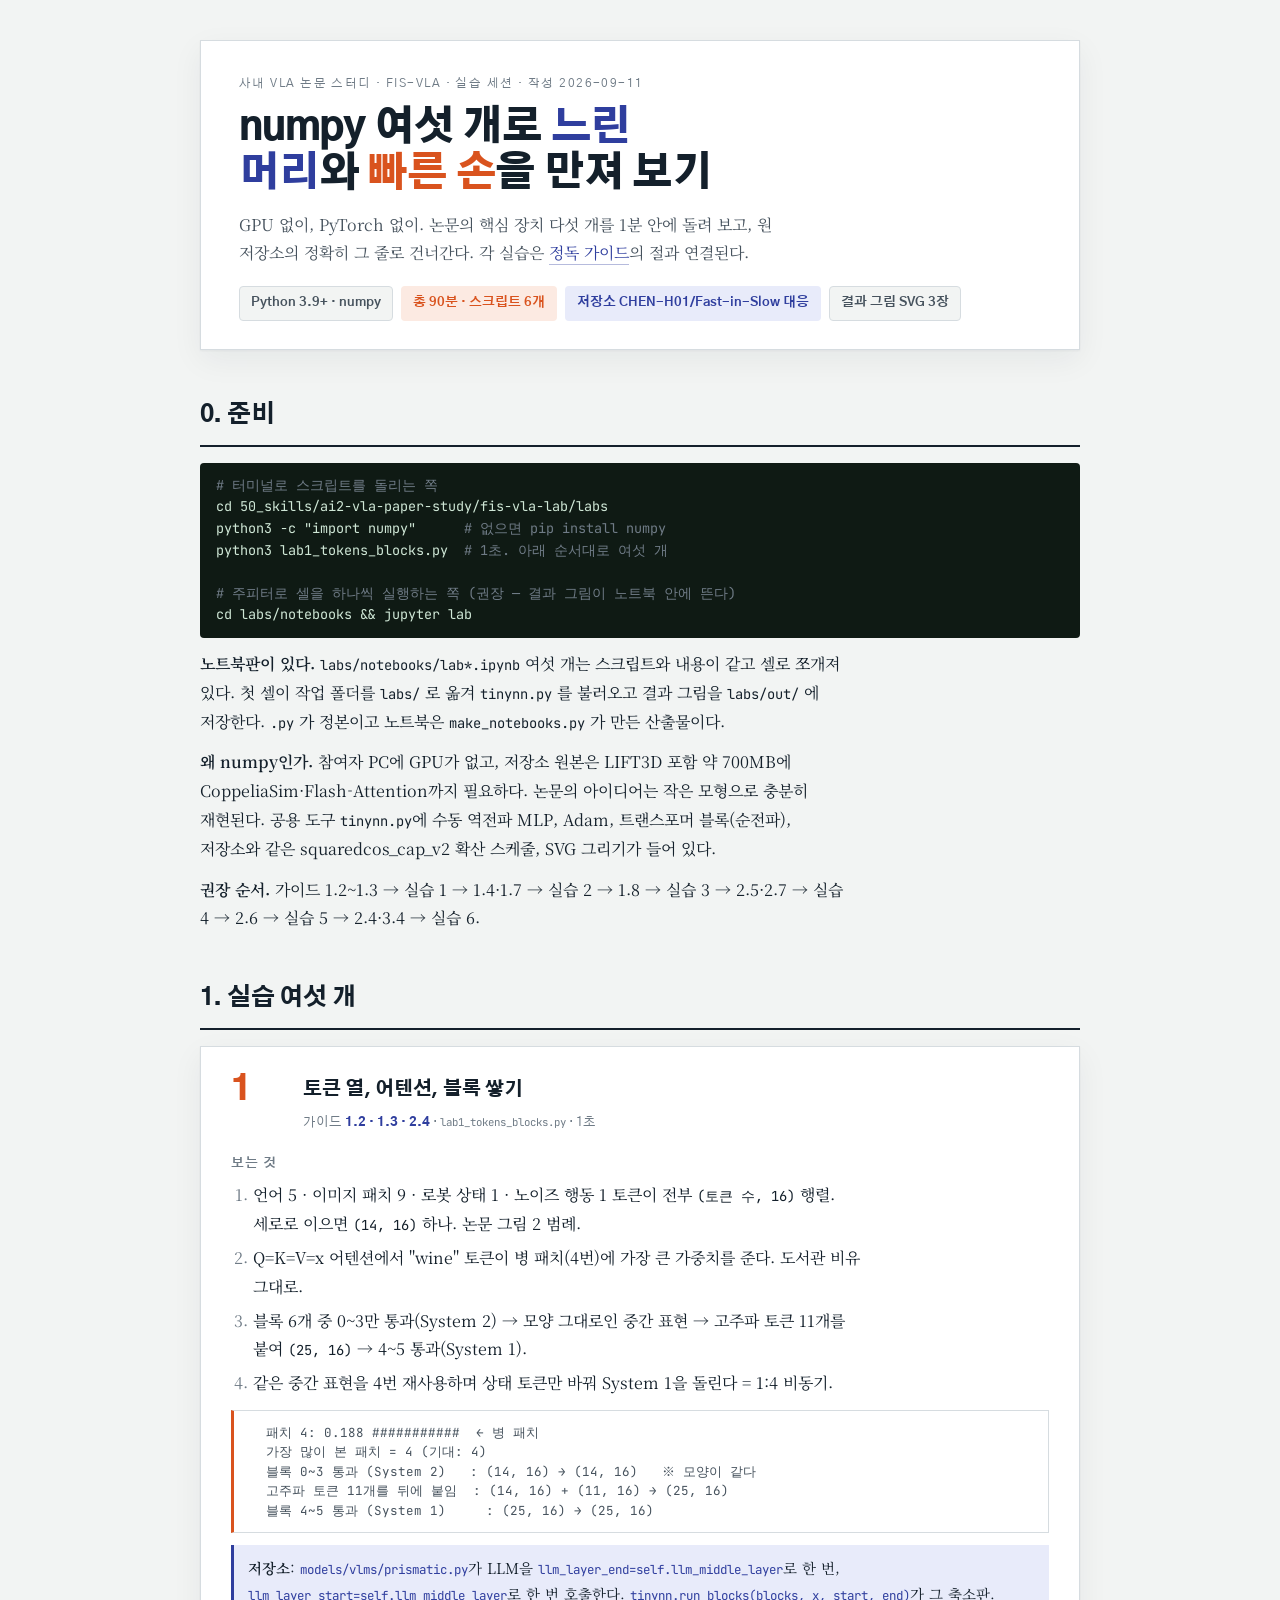
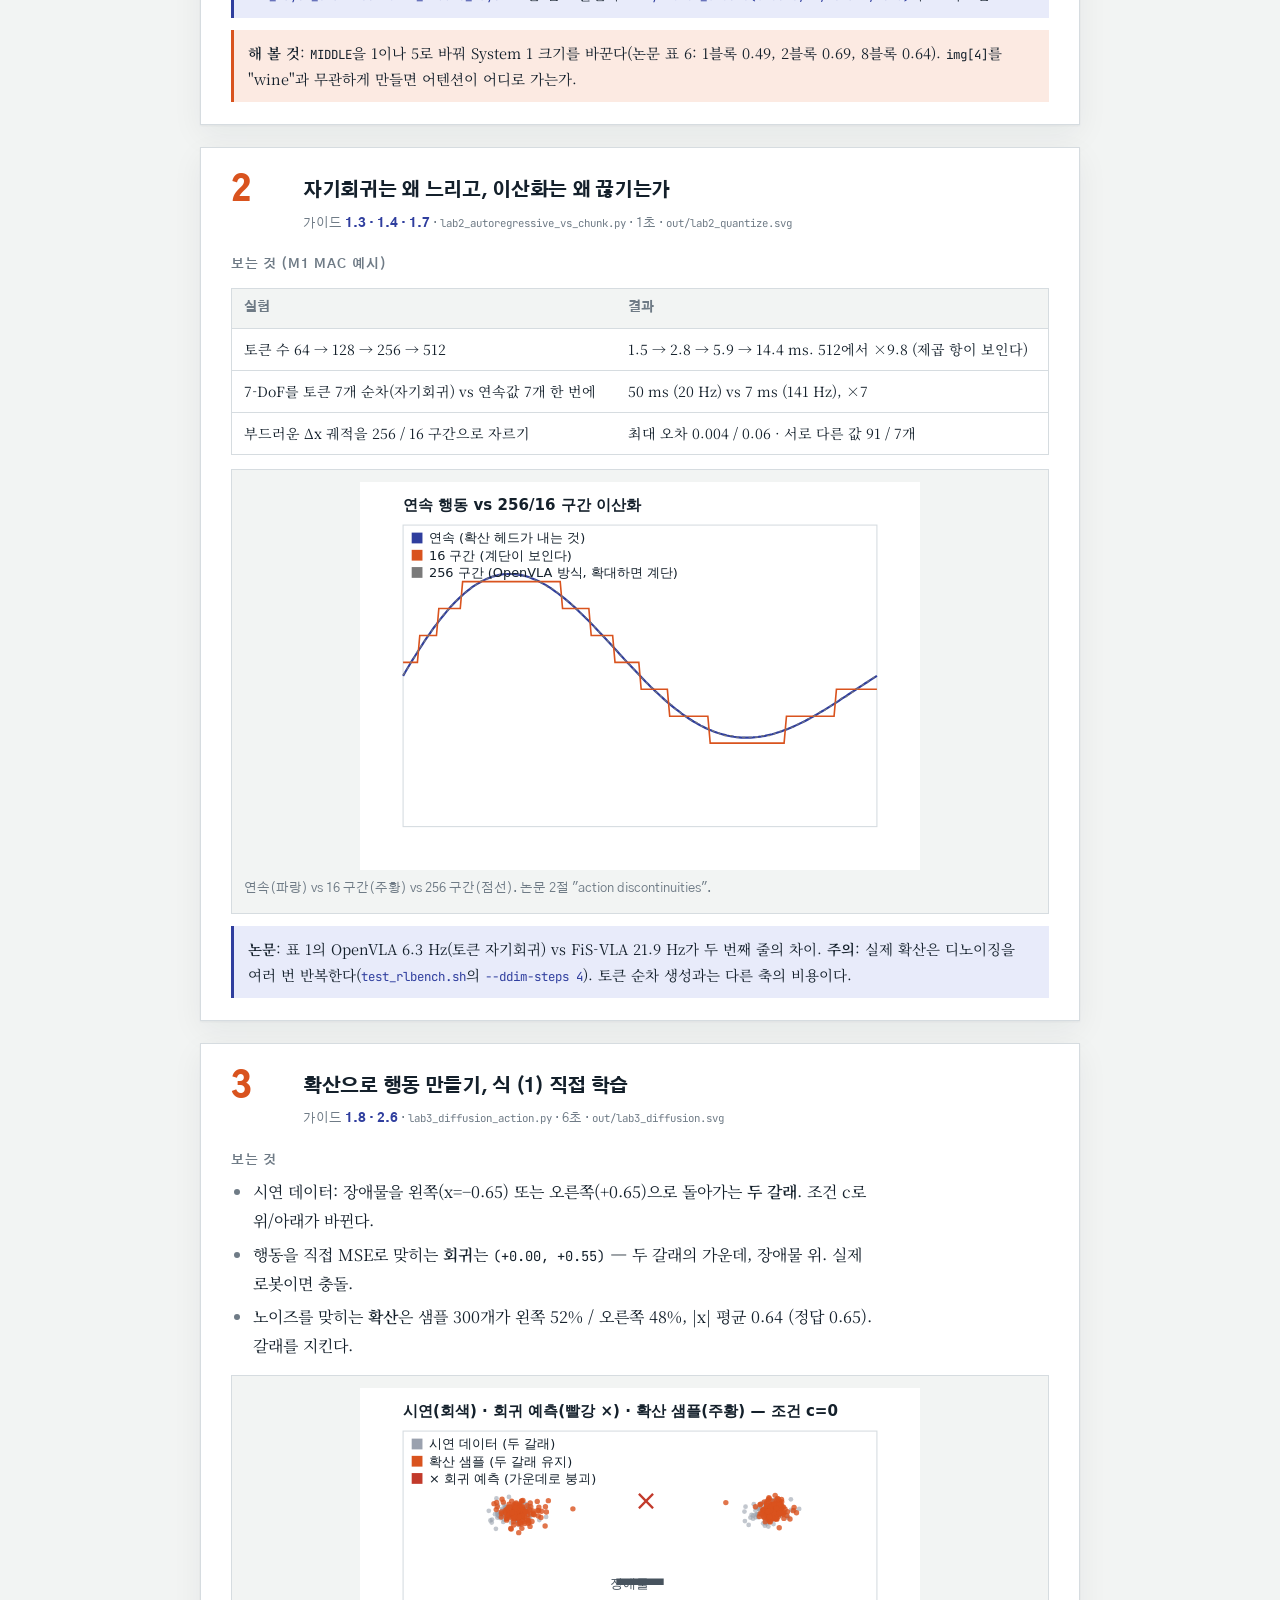
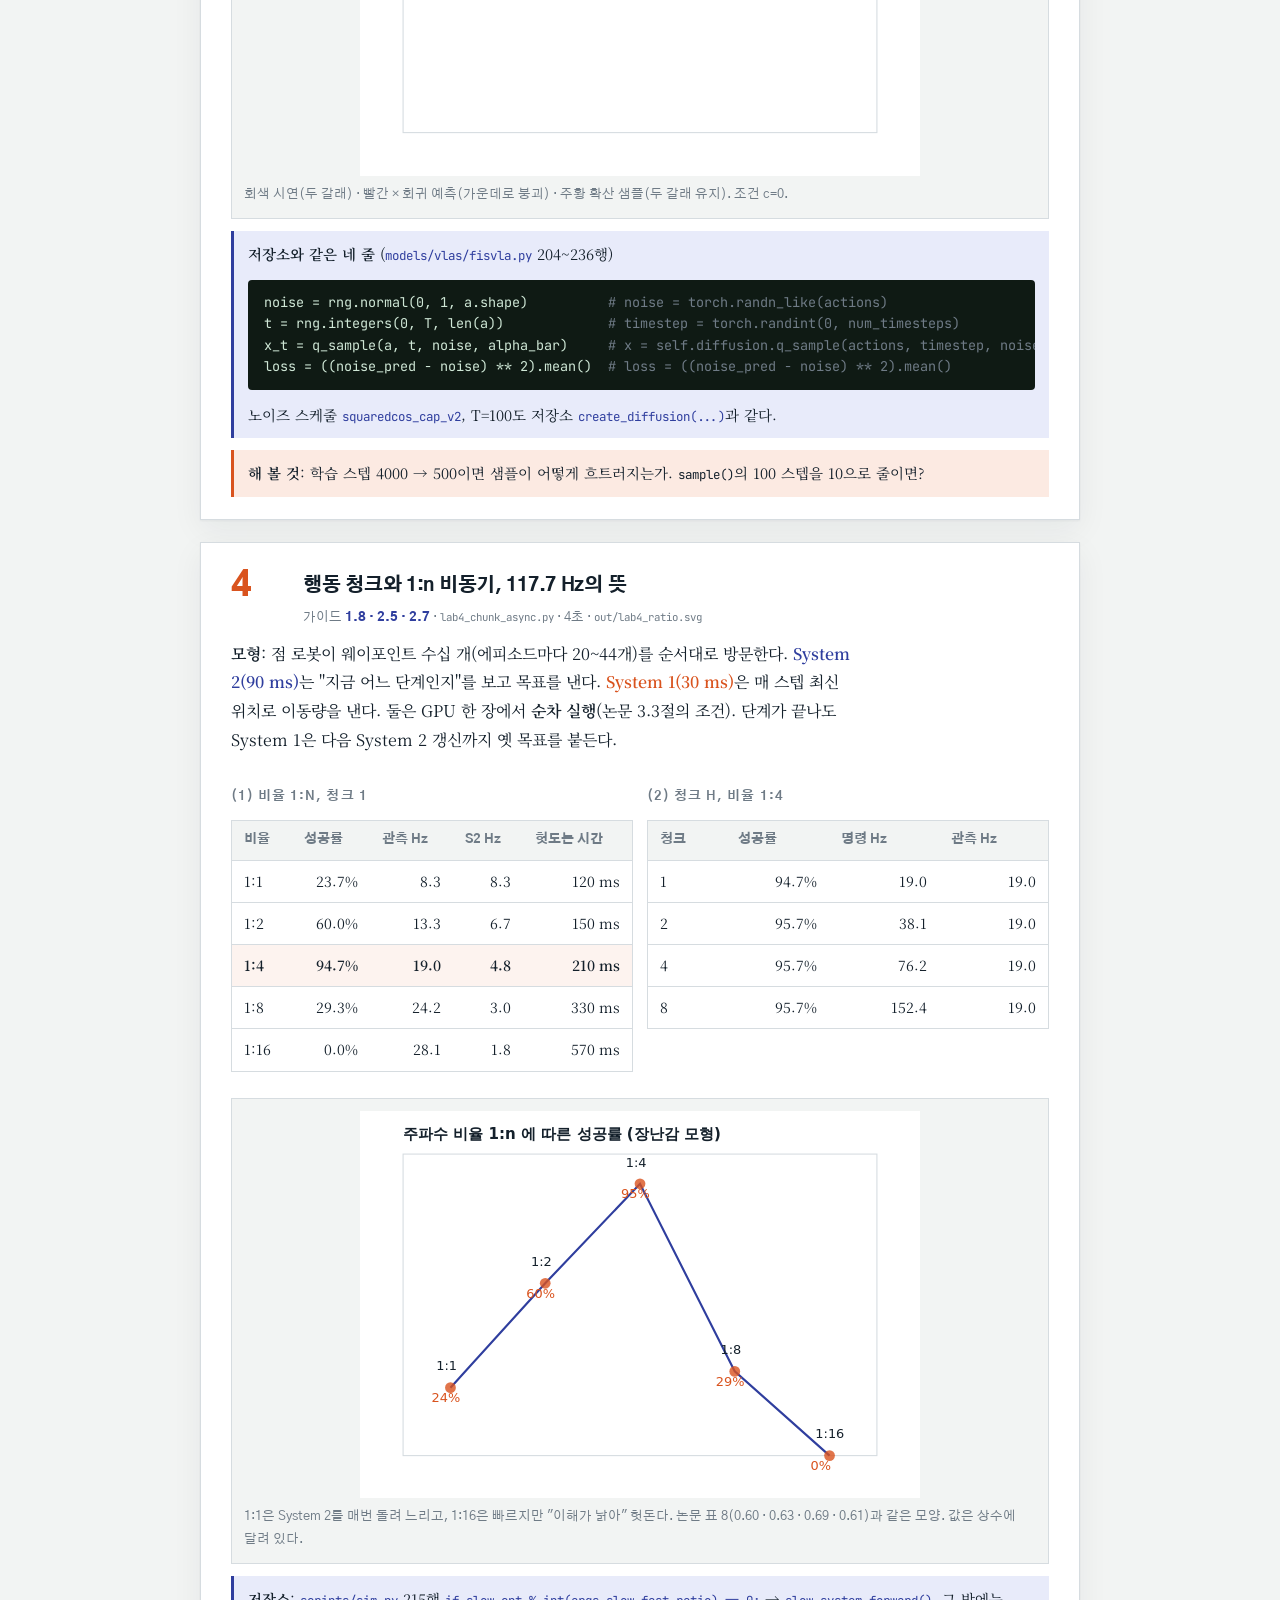
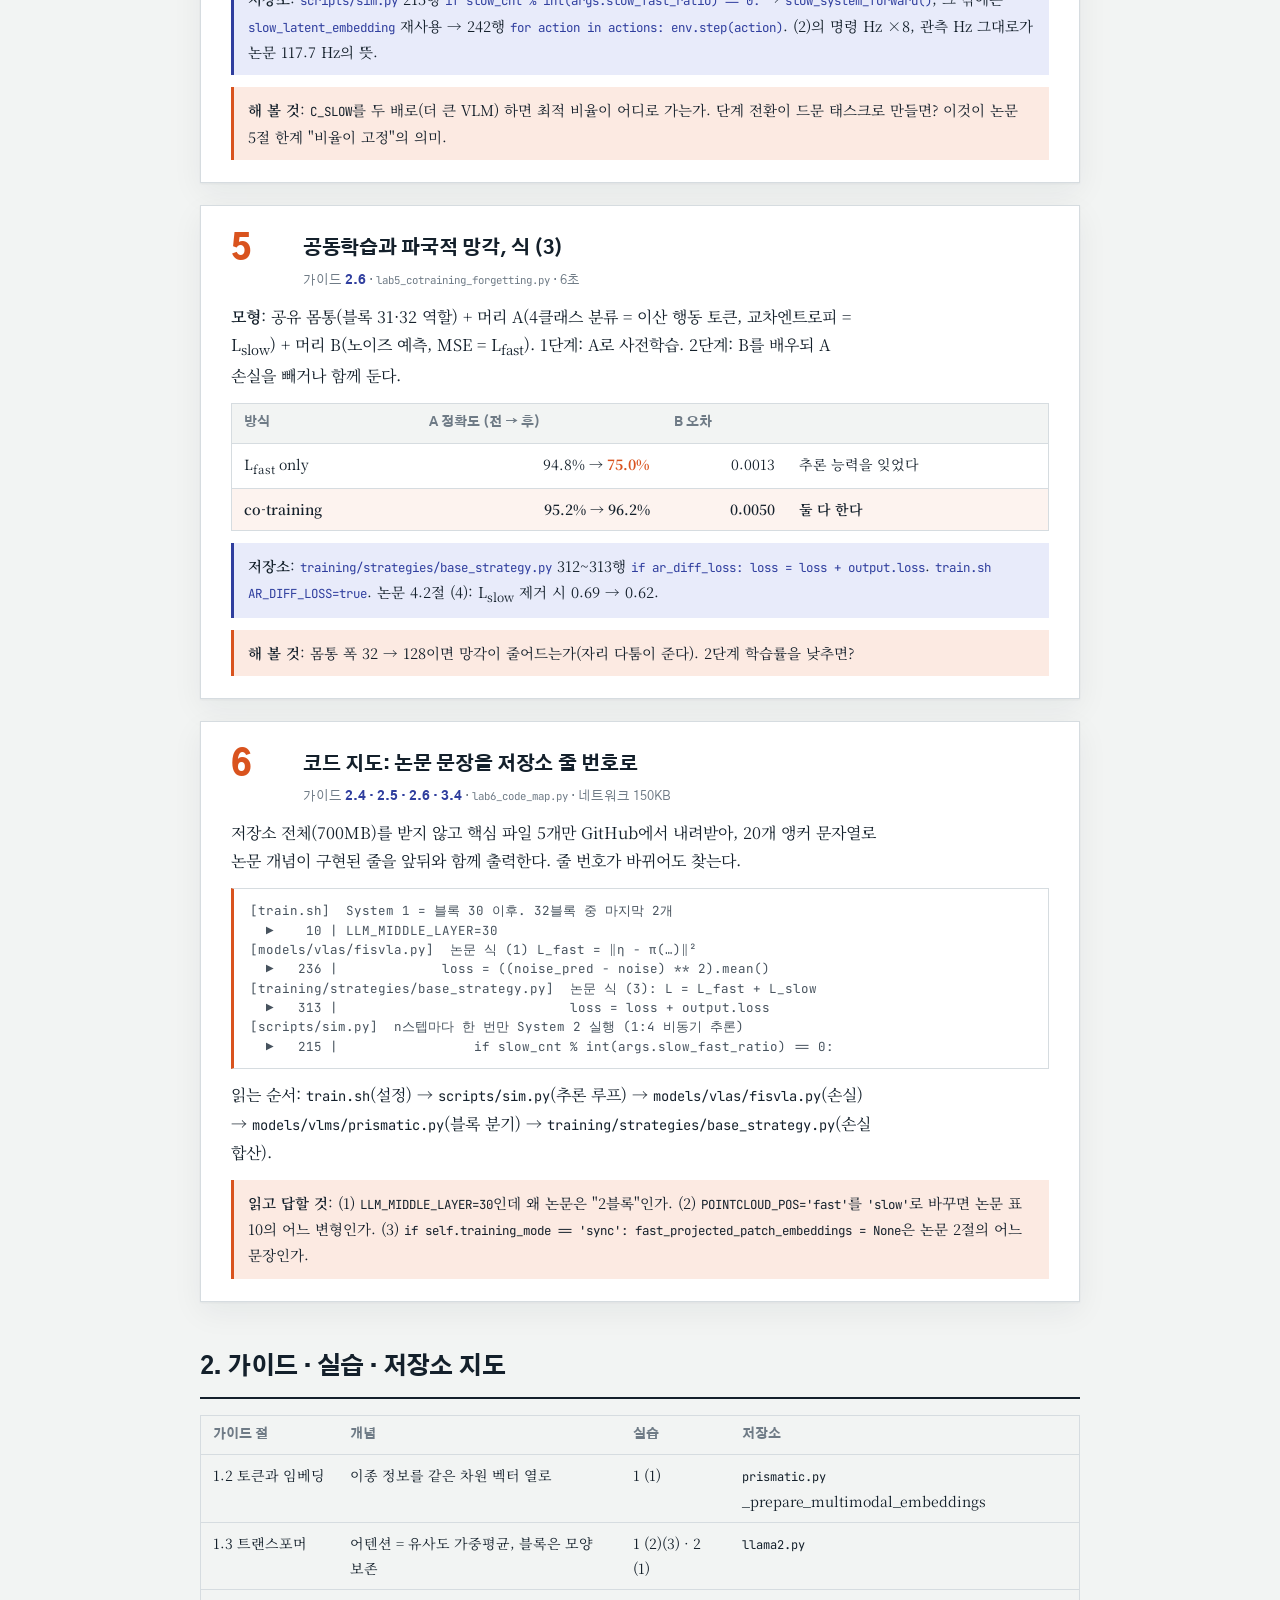
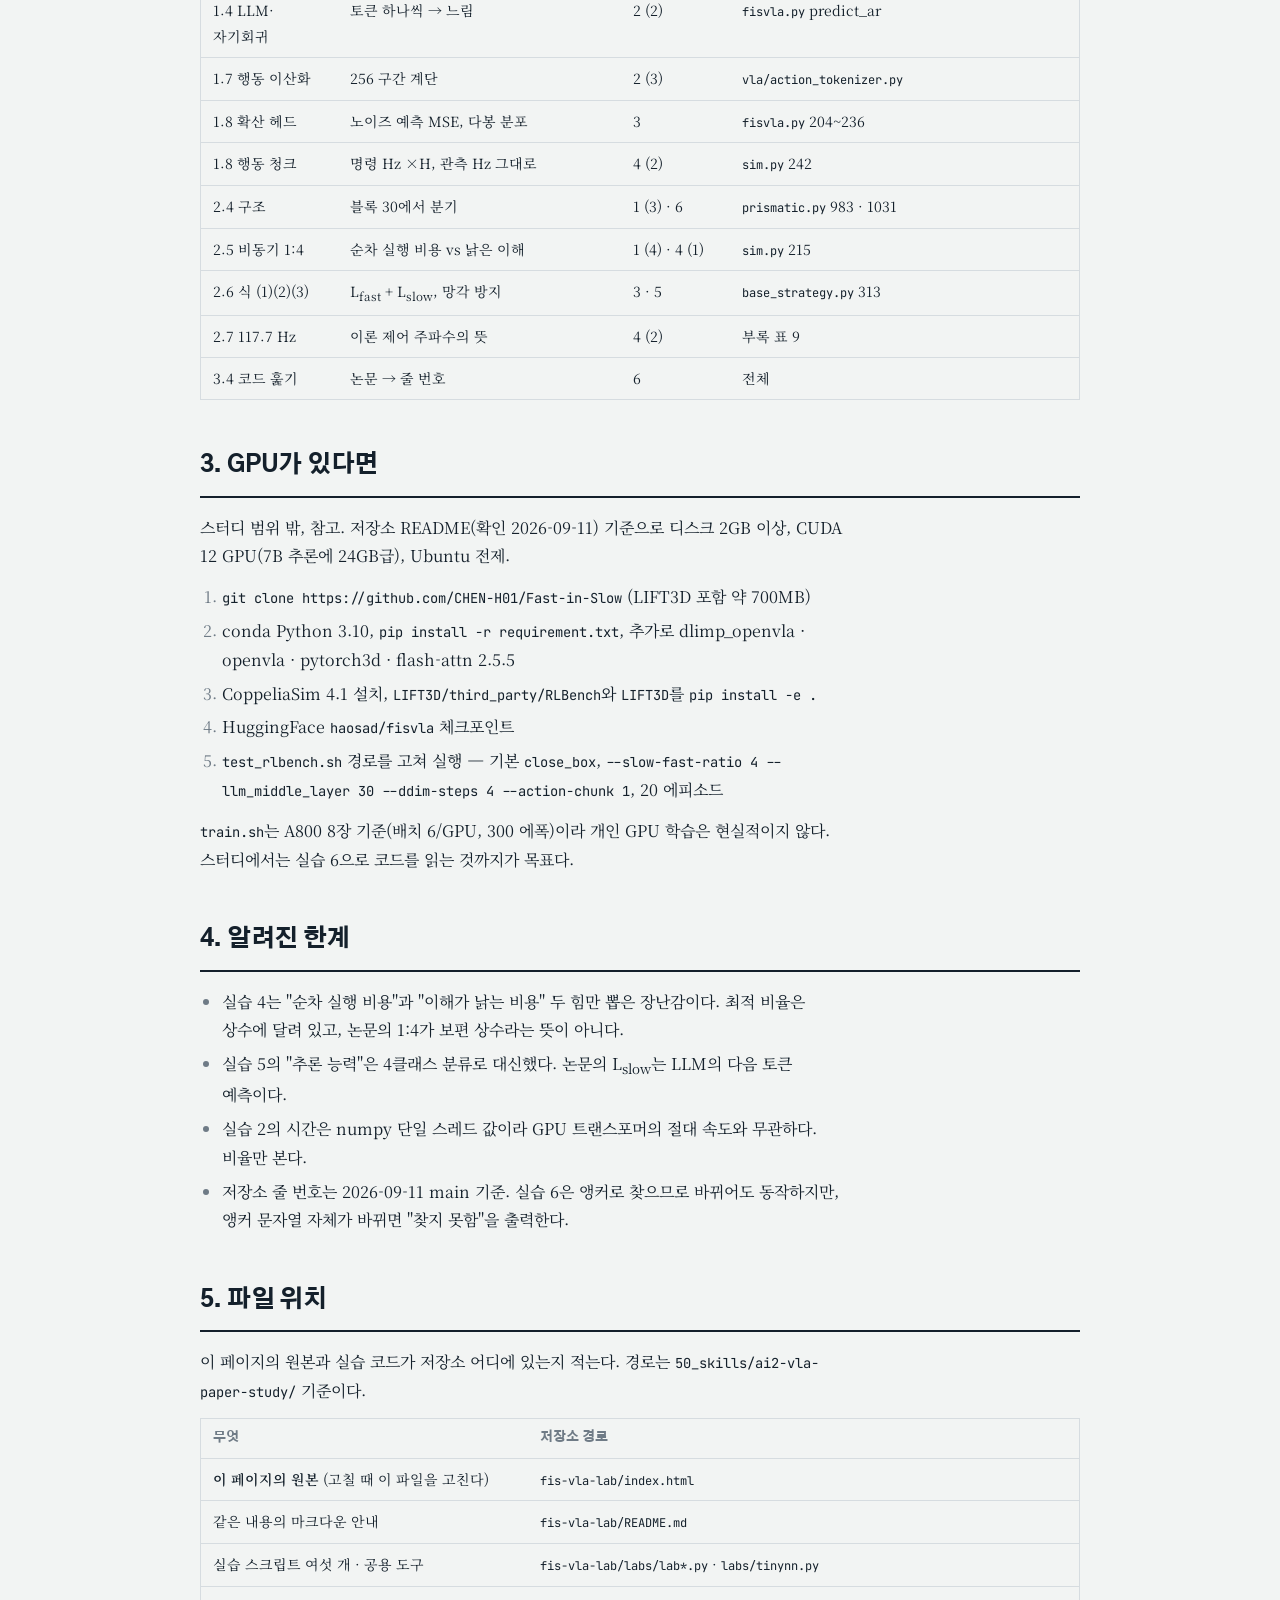
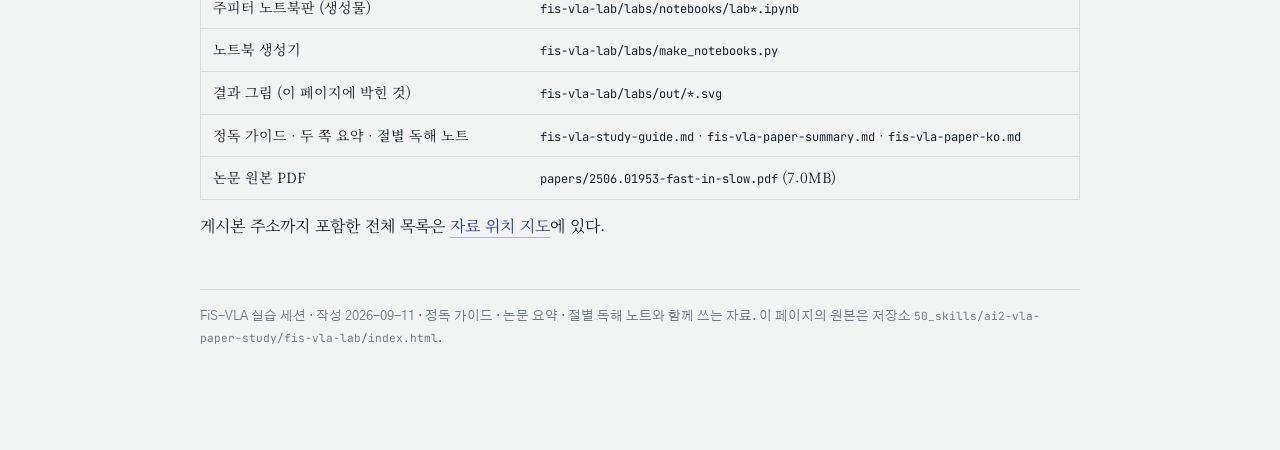
<file: fis-vla-lab.html>
<!DOCTYPE html>
<html lang="ko">
<head>
<meta charset="utf-8">
<meta name="viewport" content="width=device-width, initial-scale=1">
<style>
    html { color-scheme: light; }
    body { margin: 0; font: 14px system-ui, -apple-system, sans-serif; background: #fafaf9; }
    img { max-width: 100%; }
    [hidden] { display: none !important; }
</style>
<title>FiS-VLA 실습 세션</title>
<link rel="preconnect" href="https://fonts.googleapis.com">
<link rel="stylesheet" href="https://fonts.googleapis.com/css2?family=Gothic+A1:wght@500;700;800;900&family=Noto+Serif+KR:wght@400;600&family=JetBrains+Mono:wght@400;500&display=swap">
<style>
  :root {
    --ground: #F2F4F3; --plate: #FFFFFF; --ink: #14202B; --ink-2: #47535E; --muted: #6F7B86; --rule: #D6DCE0;
    --slow: #2F3E9E; --slow-soft: #E8EBFA; --fast: #D9531E; --fast-soft: #FCEAE2;
    --term: #0F1A14; --term-ink: #CFE7D6; --term-hi: #F0895F;
    --shadow: 0 1px 2px rgba(20,32,43,.05), 0 10px 30px rgba(20,32,43,.06);
  }
  @media (prefers-color-scheme: dark) {
    :root:not([data-theme="light"]) {
      --ground: #0E1318; --plate: #161C23; --ink: #E7EBEE; --ink-2: #B9C2CA; --muted: #8A96A1; --rule: #2A333C;
      --slow: #97A4F5; --slow-soft: #1E2440; --fast: #F0895F; --fast-soft: #3A2218;
      --term: #0A0F0C; --term-ink: #CFE7D6; --term-hi: #F0895F;
      --shadow: 0 1px 2px rgba(0,0,0,.4), 0 10px 30px rgba(0,0,0,.35);
    }
  }
  :root[data-theme="dark"] {
    --ground: #0E1318; --plate: #161C23; --ink: #E7EBEE; --ink-2: #B9C2CA; --muted: #8A96A1; --rule: #2A333C;
    --slow: #97A4F5; --slow-soft: #1E2440; --fast: #F0895F; --fast-soft: #3A2218;
    --term: #0A0F0C; --term-ink: #CFE7D6; --term-hi: #F0895F;
    --shadow: 0 1px 2px rgba(0,0,0,.4), 0 10px 30px rgba(0,0,0,.35);
  }
  * { box-sizing: border-box; }
  body { margin: 0; background: var(--ground); color: var(--ink); font-family: "Noto Serif KR", "Apple SD Gothic Neo", "Noto Sans KR", serif; font-size: 16px; line-height: 1.8; -webkit-font-smoothing: antialiased; word-break: keep-all; }
  h1, h2, h3, h4, .sans { font-family: "Gothic A1", "Apple SD Gothic Neo", "Noto Sans KR", system-ui, sans-serif; }
  code, pre, .mono { font-family: "JetBrains Mono", ui-monospace, Menlo, monospace; }
  code { font-size: .86em; }
  a { color: var(--slow); text-decoration: none; border-bottom: 1px solid color-mix(in srgb, var(--slow) 35%, transparent); }
  a:hover { border-bottom-color: var(--slow); }
  a:focus-visible, summary:focus-visible { outline: 2px solid var(--fast); outline-offset: 2px; }
  .page { max-width: 920px; margin: 0 auto; padding: 40px 20px 100px; }

  header.head { background: var(--plate); border: 1px solid var(--rule); box-shadow: var(--shadow); padding: 32px 38px 28px; }
  header .eyebrow { font-family: "Gothic A1", sans-serif; font-size: 12px; letter-spacing: .12em; text-transform: uppercase; color: var(--muted); margin: 0 0 10px; }
  header h1 { margin: 0; font-size: clamp(26px, 4vw, 40px); line-height: 1.15; letter-spacing: -.03em; font-weight: 900; text-wrap: balance; }
  header h1 .fast { color: var(--fast); } header h1 .slow { color: var(--slow); }
  header .sub { margin: 14px 0 0; color: var(--ink-2); max-width: 66ch; }
  .chips { display: flex; flex-wrap: wrap; gap: 8px; margin: 18px 0 0; }
  .chip { font-family: "Gothic A1", sans-serif; font-size: 12.5px; font-weight: 700; padding: 5px 11px; border: 1px solid var(--rule); border-radius: 4px; color: var(--ink-2); background: var(--ground); }
  .chip.fast { color: var(--fast); background: var(--fast-soft); border-color: transparent; }
  .chip.slow { color: var(--slow); background: var(--slow-soft); border-color: transparent; }

  section { margin: 44px 0 0; }
  h2 { font-size: 24px; letter-spacing: -.025em; font-weight: 800; margin: 0 0 16px; border-bottom: 2px solid var(--ink); padding-bottom: 8px; }
  p { margin: 0 0 12px; max-width: 72ch; }
  ul, ol { margin: 0 0 12px; padding-left: 22px; max-width: 72ch; } li { margin: 0 0 5px; } li::marker { color: var(--muted); }
  strong { font-weight: 600; }

  pre.sh { margin: 12px 0; padding: 12px 16px; background: var(--term); color: var(--term-ink); font-size: 13.5px; line-height: 1.6; overflow-x: auto; border-radius: 4px; }
  pre.sh .c { color: var(--muted); }
  pre.out { margin: 12px 0; padding: 12px 16px; background: var(--plate); border: 1px solid var(--rule); font-size: 12.5px; line-height: 1.55; overflow-x: auto; color: var(--ink-2); border-left: 3px solid var(--fast); }
  pre.out b { color: var(--fast); font-weight: 600; }

  .lab { background: var(--plate); border: 1px solid var(--rule); box-shadow: var(--shadow); padding: 26px 30px 22px; margin: 0 0 22px; }
  .lab .head { display: grid; grid-template-columns: 56px 1fr; gap: 16px; align-items: start; margin-bottom: 10px; }
  .lab .num { font-family: "Gothic A1", sans-serif; font-weight: 900; font-size: 34px; line-height: 1; color: var(--fast); letter-spacing: -.04em; }
  .lab h3 { margin: 0; font-size: 19px; font-weight: 800; letter-spacing: -.015em; text-wrap: balance; }
  .lab .ref { font-family: "Gothic A1", sans-serif; font-size: 12.5px; color: var(--muted); margin-top: 4px; }
  .lab .ref b { color: var(--slow); font-weight: 800; }
  .lab h4 { font-family: "Gothic A1", sans-serif; font-size: 13px; letter-spacing: .08em; text-transform: uppercase; color: var(--muted); margin: 18px 0 6px; }
  .repo { background: var(--slow-soft); border-left: 3px solid var(--slow); padding: 10px 14px; margin: 12px 0 0; font-size: 14.5px; }
  .repo code { color: var(--slow); }
  .try { background: var(--fast-soft); border-left: 3px solid var(--fast); padding: 10px 14px; margin: 12px 0 0; font-size: 14.5px; }

  .tbl { overflow-x: auto; margin: 12px 0; border: 1px solid var(--rule); }
  table { border-collapse: collapse; width: 100%; font-size: 14px; font-variant-numeric: tabular-nums; }
  th, td { padding: 8px 12px; border-bottom: 1px solid var(--rule); text-align: left; vertical-align: top; }
  th { font-family: "Gothic A1", sans-serif; font-weight: 800; font-size: 12.5px; color: var(--muted); background: var(--ground); white-space: nowrap; }
  tr:last-child td { border-bottom: 0; }
  td.n { text-align: right; white-space: nowrap; }
  tr.hi td { background: color-mix(in srgb, var(--fast-soft) 55%, var(--plate)); font-weight: 600; }

  figure { margin: 14px 0 0; padding: 12px; background: var(--ground); border: 1px solid var(--rule); }
  figure svg { width: 100%; height: auto; display: block; max-width: 560px; margin: 0 auto; }
  figcaption { font-family: "Gothic A1", sans-serif; font-size: 12.5px; color: var(--muted); margin-top: 8px; }
  .two { display: grid; grid-template-columns: 1fr 1fr; gap: 14px; }
  @media (max-width: 720px) { .two { grid-template-columns: 1fr; } .lab { padding: 20px 18px; } header.head { padding: 24px 20px; } }
  footer { margin-top: 48px; border-top: 1px solid var(--rule); padding-top: 16px; font-family: "Gothic A1", sans-serif; font-size: 13px; color: var(--muted); line-height: 1.7; }
</style>

</head>
<body>
<div class="page">
  <header class="head">
    <p class="eyebrow">사내 VLA 논문 스터디 · FiS-VLA · 실습 세션 · 작성 2026-09-11</p>
    <h1>numpy 여섯 개로 <span class="slow">느린 머리</span>와 <span class="fast">빠른 손</span>을 만져 보기</h1>
    <p class="sub">GPU 없이, PyTorch 없이. 논문의 핵심 장치 다섯 개를 1분 안에 돌려 보고, 원 저장소의 정확히 그 줄로 건너간다. 각 실습은 <a href="fis-vla-guide.html">정독 가이드</a>의 절과 연결된다.</p>
    <div class="chips">
      <span class="chip">Python 3.9+ · numpy</span>
      <span class="chip fast">총 90분 · 스크립트 6개</span>
      <span class="chip slow">저장소 CHEN-H01/Fast-in-Slow 대응</span>
      <span class="chip">결과 그림 SVG 3장</span>
    </div>
  </header>

  <section>
    <h2>0. 준비</h2>
<pre class="sh"><span class="c"># 터미널로 스크립트를 돌리는 쪽</span>
cd 50_skills/ai2-vla-paper-study/fis-vla-lab/labs
python3 -c "import numpy"      <span class="c"># 없으면 pip install numpy</span>
python3 lab1_tokens_blocks.py  <span class="c"># 1초. 아래 순서대로 여섯 개</span>

<span class="c"># 주피터로 셀을 하나씩 실행하는 쪽 (권장 — 결과 그림이 노트북 안에 뜬다)</span>
cd labs/notebooks &amp;&amp; jupyter lab</pre>
    <p><strong>노트북판이 있다.</strong> <code>labs/notebooks/lab*.ipynb</code> 여섯 개는 스크립트와 내용이 같고 셀로 쪼개져 있다. 첫 셀이 작업 폴더를 <code>labs/</code> 로 옮겨 <code>tinynn.py</code> 를 불러오고 결과 그림을 <code>labs/out/</code> 에 저장한다. <code>.py</code> 가 정본이고 노트북은 <code>make_notebooks.py</code> 가 만든 산출물이다.</p>
    <p><strong>왜 numpy인가.</strong> 참여자 PC에 GPU가 없고, 저장소 원본은 LIFT3D 포함 약 700MB에 CoppeliaSim·Flash-Attention까지 필요하다. 논문의 아이디어는 작은 모형으로 충분히 재현된다. 공용 도구 <code>tinynn.py</code>에 수동 역전파 MLP, Adam, 트랜스포머 블록(순전파), 저장소와 같은 squaredcos_cap_v2 확산 스케줄, SVG 그리기가 들어 있다.</p>
    <p><strong>권장 순서.</strong> 가이드 1.2~1.3 → 실습 1 → 1.4·1.7 → 실습 2 → 1.8 → 실습 3 → 2.5·2.7 → 실습 4 → 2.6 → 실습 5 → 2.4·3.4 → 실습 6.</p>
  </section>

  <section>
    <h2>1. 실습 여섯 개</h2>

    <article class="lab" id="lab1">
      <div class="head"><div class="num">1</div><div><h3>토큰 열, 어텐션, 블록 쌓기</h3><div class="ref">가이드 <b>1.2 · 1.3 · 2.4</b> · <code>lab1_tokens_blocks.py</code> · 1초</div></div></div>
      <h4>보는 것</h4>
      <ol>
        <li>언어 5 · 이미지 패치 9 · 로봇 상태 1 · 노이즈 행동 1 토큰이 전부 <code>(토큰 수, 16)</code> 행렬. 세로로 이으면 <code>(14, 16)</code> 하나. 논문 그림 2 범례.</li>
        <li>Q=K=V=x 어텐션에서 "wine" 토큰이 병 패치(4번)에 가장 큰 가중치를 준다. 도서관 비유 그대로.</li>
        <li>블록 6개 중 0~3만 통과(System 2) → 모양 그대로인 중간 표현 → 고주파 토큰 11개를 붙여 <code>(25, 16)</code> → 4~5 통과(System 1).</li>
        <li>같은 중간 표현을 4번 재사용하며 상태 토큰만 바꿔 System 1을 돌린다 = 1:4 비동기.</li>
      </ol>
<pre class="out">  패치 4: 0.188 ###########  ← 병 패치
  가장 많이 본 패치 = 4 (기대: 4)
  블록 0~3 통과 (System 2)   : (14, 16) → (14, 16)   ※ 모양이 같다
  고주파 토큰 11개를 뒤에 붙임  : (14, 16) + (11, 16) → (25, 16)
  블록 4~5 통과 (System 1)     : (25, 16) → (25, 16)</pre>
      <div class="repo"><strong>저장소</strong>: <code>models/vlms/prismatic.py</code>가 LLM을 <code>llm_layer_end=self.llm_middle_layer</code>로 한 번, <code>llm_layer_start=self.llm_middle_layer</code>로 한 번 호출한다. <code>tinynn.run_blocks(blocks, x, start, end)</code>가 그 축소판.</div>
      <div class="try"><strong>해 볼 것</strong>: <code>MIDDLE</code>을 1이나 5로 바꿔 System 1 크기를 바꾼다(논문 표 6: 1블록 0.49, 2블록 0.69, 8블록 0.64). <code>img[4]</code>를 "wine"과 무관하게 만들면 어텐션이 어디로 가는가.</div>
    </article>

    <article class="lab" id="lab2">
      <div class="head"><div class="num">2</div><div><h3>자기회귀는 왜 느리고, 이산화는 왜 끊기는가</h3><div class="ref">가이드 <b>1.3 · 1.4 · 1.7</b> · <code>lab2_autoregressive_vs_chunk.py</code> · 1초 · <code>out/lab2_quantize.svg</code></div></div></div>
      <h4>보는 것 (M1 Mac 예시)</h4>
      <div class="tbl"><table>
        <thead><tr><th>실험</th><th>결과</th></tr></thead>
        <tbody>
          <tr><td>토큰 수 64 → 128 → 256 → 512</td><td>1.5 → 2.8 → 5.9 → 14.4 ms. 512에서 ×9.8 (제곱 항이 보인다)</td></tr>
          <tr><td>7-DoF를 토큰 7개 순차(자기회귀) vs 연속값 7개 한 번에</td><td>50 ms (20 Hz) vs 7 ms (141 Hz), ×7</td></tr>
          <tr><td>부드러운 Δx 궤적을 256 / 16 구간으로 자르기</td><td>최대 오차 0.004 / 0.06 · 서로 다른 값 91 / 7개</td></tr>
        </tbody>
      </table></div>
      <figure><svg xmlns="http://www.w3.org/2000/svg" viewBox="0 0 520 360" font-family="system-ui, sans-serif" font-size="12">
<rect width="520" height="360" fill="var(--plate)"/>
<rect x="40" y="40" width="440" height="280" fill="none" stroke="var(--rule)"/>
<text x="40" y="26" font-size="14" font-weight="700" fill="var(--ink)">연속 행동 vs 256/16 구간 이산화</text>
<path d="M40.0,180.0 L42.2,176.2 L44.4,172.5 L46.6,168.8 L48.8,165.2 L51.1,161.6 L53.3,158.1 L55.5,154.6 L57.7,151.2 L59.9,147.8 L62.1,144.6 L64.3,141.4 L66.5,138.2 L68.7,135.1 L71.0,132.2 L73.2,129.2 L75.4,126.4 L77.6,123.7 L79.8,121.0 L82.0,118.4 L84.2,115.9 L86.4,113.5 L88.6,111.2 L90.9,109.0 L93.1,106.9 L95.3,104.9 L97.5,102.9 L99.7,101.1 L101.9,99.4 L104.1,97.7 L106.3,96.2 L108.5,94.8 L110.8,93.5 L113.0,92.2 L115.2,91.1 L117.4,90.1 L119.6,89.1 L121.8,88.3 L124.0,87.6 L126.2,87.0 L128.4,86.5 L130.7,86.0 L132.9,85.7 L135.1,85.5 L137.3,85.4 L139.5,85.4 L141.7,85.4 L143.9,85.6 L146.1,85.9 L148.3,86.2 L150.6,86.7 L152.8,87.2 L155.0,87.8 L157.2,88.5 L159.4,89.3 L161.6,90.2 L163.8,91.2 L166.0,92.2 L168.2,93.4 L170.5,94.6 L172.7,95.8 L174.9,97.2 L177.1,98.6 L179.3,100.1 L181.5,101.7 L183.7,103.3 L185.9,105.0 L188.1,106.7 L190.4,108.5 L192.6,110.4 L194.8,112.3 L197.0,114.2 L199.2,116.2 L201.4,118.3 L203.6,120.4 L205.8,122.5 L208.0,124.7 L210.3,126.9 L212.5,129.1 L214.7,131.3 L216.9,133.6 L219.1,136.0 L221.3,138.3 L223.5,140.6 L225.7,143.0 L227.9,145.4 L230.2,147.8 L232.4,150.2 L234.6,152.6 L236.8,155.0 L239.0,157.4 L241.2,159.9 L243.4,162.3 L245.6,164.7 L247.8,167.1 L250.1,169.5 L252.3,171.8 L254.5,174.2 L256.7,176.5 L258.9,178.8 L261.1,181.1 L263.3,183.4 L265.5,185.7 L267.7,187.9 L269.9,190.1 L272.2,192.2 L274.4,194.4 L276.6,196.4 L278.8,198.5 L281.0,200.5 L283.2,202.5 L285.4,204.4 L287.6,206.3 L289.8,208.1 L292.1,209.9 L294.3,211.7 L296.5,213.3 L298.7,215.0 L300.9,216.6 L303.1,218.1 L305.3,219.6 L307.5,221.0 L309.7,222.4 L312.0,223.7 L314.2,225.0 L316.4,226.2 L318.6,227.3 L320.8,228.4 L323.0,229.4 L325.2,230.4 L327.4,231.3 L329.6,232.1 L331.9,232.9 L334.1,233.6 L336.3,234.2 L338.5,234.8 L340.7,235.4 L342.9,235.8 L345.1,236.2 L347.3,236.6 L349.5,236.9 L351.8,237.1 L354.0,237.3 L356.2,237.4 L358.4,237.4 L360.6,237.4 L362.8,237.3 L365.0,237.2 L367.2,237.0 L369.4,236.8 L371.7,236.5 L373.9,236.1 L376.1,235.7 L378.3,235.2 L380.5,234.7 L382.7,234.2 L384.9,233.6 L387.1,232.9 L389.3,232.2 L391.6,231.4 L393.8,230.6 L396.0,229.8 L398.2,228.9 L400.4,228.0 L402.6,227.0 L404.8,226.0 L407.0,225.0 L409.2,223.9 L411.5,222.8 L413.7,221.7 L415.9,220.5 L418.1,219.3 L420.3,218.1 L422.5,216.8 L424.7,215.5 L426.9,214.2 L429.1,212.9 L431.4,211.6 L433.6,210.2 L435.8,208.8 L438.0,207.4 L440.2,206.0 L442.4,204.6 L444.6,203.2 L446.8,201.7 L449.0,200.3 L451.3,198.8 L453.5,197.3 L455.7,195.9 L457.9,194.4 L460.1,192.9 L462.3,191.5 L464.5,190.0 L466.7,188.6 L468.9,187.1 L471.2,185.7 L473.4,184.2 L475.6,182.8 L477.8,181.4 L480.0,180.0" fill="none" stroke="#2F3E9E" stroke-width="2"/>
<path d="M40.0,167.5 L42.2,167.5 L44.4,167.5 L46.6,167.5 L48.8,167.5 L51.1,167.5 L53.3,167.5 L55.5,142.5 L57.7,142.5 L59.9,142.5 L62.1,142.5 L64.3,142.5 L66.5,142.5 L68.7,142.5 L71.0,142.5 L73.2,117.5 L75.4,117.5 L77.6,117.5 L79.8,117.5 L82.0,117.5 L84.2,117.5 L86.4,117.5 L88.6,117.5 L90.9,117.5 L93.1,117.5 L95.3,92.5 L97.5,92.5 L99.7,92.5 L101.9,92.5 L104.1,92.5 L106.3,92.5 L108.5,92.5 L110.8,92.5 L113.0,92.5 L115.2,92.5 L117.4,92.5 L119.6,92.5 L121.8,92.5 L124.0,92.5 L126.2,92.5 L128.4,92.5 L130.7,92.5 L132.9,92.5 L135.1,92.5 L137.3,92.5 L139.5,92.5 L141.7,92.5 L143.9,92.5 L146.1,92.5 L148.3,92.5 L150.6,92.5 L152.8,92.5 L155.0,92.5 L157.2,92.5 L159.4,92.5 L161.6,92.5 L163.8,92.5 L166.0,92.5 L168.2,92.5 L170.5,92.5 L172.7,92.5 L174.9,92.5 L177.1,92.5 L179.3,92.5 L181.5,92.5 L183.7,92.5 L185.9,92.5 L188.1,117.5 L190.4,117.5 L192.6,117.5 L194.8,117.5 L197.0,117.5 L199.2,117.5 L201.4,117.5 L203.6,117.5 L205.8,117.5 L208.0,117.5 L210.3,117.5 L212.5,117.5 L214.7,142.5 L216.9,142.5 L219.1,142.5 L221.3,142.5 L223.5,142.5 L225.7,142.5 L227.9,142.5 L230.2,142.5 L232.4,142.5 L234.6,142.5 L236.8,167.5 L239.0,167.5 L241.2,167.5 L243.4,167.5 L245.6,167.5 L247.8,167.5 L250.1,167.5 L252.3,167.5 L254.5,167.5 L256.7,167.5 L258.9,167.5 L261.1,192.5 L263.3,192.5 L265.5,192.5 L267.7,192.5 L269.9,192.5 L272.2,192.5 L274.4,192.5 L276.6,192.5 L278.8,192.5 L281.0,192.5 L283.2,192.5 L285.4,192.5 L287.6,217.5 L289.8,217.5 L292.1,217.5 L294.3,217.5 L296.5,217.5 L298.7,217.5 L300.9,217.5 L303.1,217.5 L305.3,217.5 L307.5,217.5 L309.7,217.5 L312.0,217.5 L314.2,217.5 L316.4,217.5 L318.6,217.5 L320.8,217.5 L323.0,217.5 L325.2,242.5 L327.4,242.5 L329.6,242.5 L331.9,242.5 L334.1,242.5 L336.3,242.5 L338.5,242.5 L340.7,242.5 L342.9,242.5 L345.1,242.5 L347.3,242.5 L349.5,242.5 L351.8,242.5 L354.0,242.5 L356.2,242.5 L358.4,242.5 L360.6,242.5 L362.8,242.5 L365.0,242.5 L367.2,242.5 L369.4,242.5 L371.7,242.5 L373.9,242.5 L376.1,242.5 L378.3,242.5 L380.5,242.5 L382.7,242.5 L384.9,242.5 L387.1,242.5 L389.3,242.5 L391.6,242.5 L393.8,242.5 L396.0,217.5 L398.2,217.5 L400.4,217.5 L402.6,217.5 L404.8,217.5 L407.0,217.5 L409.2,217.5 L411.5,217.5 L413.7,217.5 L415.9,217.5 L418.1,217.5 L420.3,217.5 L422.5,217.5 L424.7,217.5 L426.9,217.5 L429.1,217.5 L431.4,217.5 L433.6,217.5 L435.8,217.5 L438.0,217.5 L440.2,217.5 L442.4,192.5 L444.6,192.5 L446.8,192.5 L449.0,192.5 L451.3,192.5 L453.5,192.5 L455.7,192.5 L457.9,192.5 L460.1,192.5 L462.3,192.5 L464.5,192.5 L466.7,192.5 L468.9,192.5 L471.2,192.5 L473.4,192.5 L475.6,192.5 L477.8,192.5 L480.0,192.5" fill="none" stroke="#D9531E" stroke-width="1.5"/>
<path d="M40.0,179.2 L42.2,176.1 L44.4,173.0 L46.6,168.3 L48.8,165.2 L51.1,162.0 L53.3,157.3 L55.5,154.2 L57.7,151.1 L59.9,148.0 L62.1,144.8 L64.3,141.7 L66.5,138.6 L68.7,135.5 L71.0,132.3 L73.2,129.2 L75.4,126.1 L77.6,123.0 L79.8,121.4 L82.0,118.3 L84.2,115.2 L86.4,113.6 L88.6,110.5 L90.9,108.9 L93.1,107.3 L95.3,104.2 L97.5,102.7 L99.7,101.1 L101.9,99.5 L104.1,98.0 L106.3,96.4 L108.5,94.8 L110.8,93.3 L113.0,91.7 L115.2,91.7 L117.4,90.2 L119.6,88.6 L121.8,88.6 L124.0,87.0 L126.2,87.0 L128.4,87.0 L130.7,85.5 L132.9,85.5 L135.1,85.5 L137.3,85.5 L139.5,85.5 L141.7,85.5 L143.9,85.5 L146.1,85.5 L148.3,85.5 L150.6,87.0 L152.8,87.0 L155.0,88.6 L157.2,88.6 L159.4,88.6 L161.6,90.2 L163.8,91.7 L166.0,91.7 L168.2,93.3 L170.5,94.8 L172.7,96.4 L174.9,98.0 L177.1,98.0 L179.3,99.5 L181.5,101.1 L183.7,102.7 L185.9,104.2 L188.1,107.3 L190.4,108.9 L192.6,110.5 L194.8,112.0 L197.0,113.6 L199.2,116.7 L201.4,118.3 L203.6,119.8 L205.8,123.0 L208.0,124.5 L210.3,126.1 L212.5,129.2 L214.7,130.8 L216.9,133.9 L219.1,135.5 L221.3,138.6 L223.5,140.2 L225.7,143.3 L227.9,144.8 L230.2,148.0 L232.4,149.5 L234.6,152.7 L236.8,155.8 L239.0,157.3 L241.2,160.5 L243.4,162.0 L245.6,165.2 L247.8,166.7 L250.1,169.8 L252.3,171.4 L254.5,174.5 L256.7,176.1 L258.9,179.2 L261.1,180.8 L263.3,183.9 L265.5,185.5 L267.7,188.6 L269.9,190.2 L272.2,191.7 L274.4,194.8 L276.6,196.4 L278.8,198.0 L281.0,201.1 L283.2,202.7 L285.4,204.2 L287.6,205.8 L289.8,207.3 L292.1,210.5 L294.3,212.0 L296.5,213.6 L298.7,215.2 L300.9,216.7 L303.1,218.3 L305.3,219.8 L307.5,221.4 L309.7,223.0 L312.0,223.0 L314.2,224.5 L316.4,226.1 L318.6,227.7 L320.8,227.7 L323.0,229.2 L325.2,230.8 L327.4,230.8 L329.6,232.3 L331.9,232.3 L334.1,233.9 L336.3,233.9 L338.5,235.5 L340.7,235.5 L342.9,235.5 L345.1,235.5 L347.3,237.0 L349.5,237.0 L351.8,237.0 L354.0,237.0 L356.2,237.0 L358.4,237.0 L360.6,237.0 L362.8,237.0 L365.0,237.0 L367.2,237.0 L369.4,237.0 L371.7,237.0 L373.9,235.5 L376.1,235.5 L378.3,235.5 L380.5,235.5 L382.7,233.9 L384.9,233.9 L387.1,232.3 L389.3,232.3 L391.6,230.8 L393.8,230.8 L396.0,229.2 L398.2,229.2 L400.4,227.7 L402.6,227.7 L404.8,226.1 L407.0,224.5 L409.2,224.5 L411.5,223.0 L413.7,221.4 L415.9,219.8 L418.1,219.8 L420.3,218.3 L422.5,216.7 L424.7,215.2 L426.9,213.6 L429.1,213.6 L431.4,212.0 L433.6,210.5 L435.8,208.9 L438.0,207.3 L440.2,205.8 L442.4,204.2 L444.6,202.7 L446.8,201.1 L449.0,199.5 L451.3,199.5 L453.5,198.0 L455.7,196.4 L457.9,194.8 L460.1,193.3 L462.3,191.7 L464.5,190.2 L466.7,188.6 L468.9,187.0 L471.2,185.5 L473.4,183.9 L475.6,182.3 L477.8,180.8 L480.0,180.8" fill="none" stroke="#7a7a7a" stroke-width="1" stroke-dasharray="3 3"/>
<rect x="48" y="47" width="10" height="10" fill="#2F3E9E"/>
<text x="64" y="56" fill="var(--ink)">연속 (확산 헤드가 내는 것)</text>
<rect x="48" y="63" width="10" height="10" fill="#D9531E"/>
<text x="64" y="72" fill="var(--ink)">16 구간 (계단이 보인다)</text>
<rect x="48" y="79" width="10" height="10" fill="#7a7a7a"/>
<text x="64" y="88" fill="var(--ink)">256 구간 (OpenVLA 방식, 확대하면 계단)</text>
</svg><figcaption>연속(파랑) vs 16 구간(주황) vs 256 구간(점선). 논문 2절 "action discontinuities".</figcaption></figure>
      <div class="repo"><strong>논문</strong>: 표 1의 OpenVLA 6.3 Hz(토큰 자기회귀) vs FiS-VLA 21.9 Hz가 두 번째 줄의 차이. <strong>주의</strong>: 실제 확산은 디노이징을 여러 번 반복한다(<code>test_rlbench.sh</code>의 <code>--ddim-steps 4</code>). 토큰 순차 생성과는 다른 축의 비용이다.</div>
    </article>

    <article class="lab" id="lab3">
      <div class="head"><div class="num">3</div><div><h3>확산으로 행동 만들기, 식 (1) 직접 학습</h3><div class="ref">가이드 <b>1.8 · 2.6</b> · <code>lab3_diffusion_action.py</code> · 6초 · <code>out/lab3_diffusion.svg</code></div></div></div>
      <h4>보는 것</h4>
      <ul>
        <li>시연 데이터: 장애물을 왼쪽(x=−0.65) 또는 오른쪽(+0.65)으로 돌아가는 <strong>두 갈래</strong>. 조건 c로 위/아래가 바뀐다.</li>
        <li>행동을 직접 MSE로 맞히는 <strong>회귀</strong>는 <code>(+0.00, +0.55)</code> — 두 갈래의 가운데, 장애물 위. 실제 로봇이면 충돌.</li>
        <li>노이즈를 맞히는 <strong>확산</strong>은 샘플 300개가 왼쪽 52% / 오른쪽 48%, |x| 평균 0.64 (정답 0.65). 갈래를 지킨다.</li>
      </ul>
      <figure><svg xmlns="http://www.w3.org/2000/svg" viewBox="0 0 520 360" font-family="system-ui, sans-serif" font-size="12">
<rect width="520" height="360" fill="var(--plate)"/>
<rect x="40" y="40" width="440" height="280" fill="none" stroke="var(--rule)"/>
<text x="40" y="26" font-size="14" font-weight="700" fill="var(--ink)">시연(회색) · 회귀 예측(빨강 ×) · 확산 샘플(주황)  — 조건 c=0</text>
<circle cx="384.7" cy="116.6" r="2.2" fill="#9aa1ae" opacity="0.6"/>
<circle cx="146.7" cy="113.2" r="2.2" fill="#9aa1ae" opacity="0.6"/>
<circle cx="376.4" cy="107.2" r="2.2" fill="#9aa1ae" opacity="0.6"/>
<circle cx="140.7" cy="119.1" r="2.2" fill="#9aa1ae" opacity="0.6"/>
<circle cx="144.3" cy="121.0" r="2.2" fill="#9aa1ae" opacity="0.6"/>
<circle cx="395.1" cy="115.6" r="2.2" fill="#9aa1ae" opacity="0.6"/>
<circle cx="134.9" cy="116.6" r="2.2" fill="#9aa1ae" opacity="0.6"/>
<circle cx="383.8" cy="117.3" r="2.2" fill="#9aa1ae" opacity="0.6"/>
<circle cx="132.5" cy="118.3" r="2.2" fill="#9aa1ae" opacity="0.6"/>
<circle cx="131.3" cy="117.5" r="2.2" fill="#9aa1ae" opacity="0.6"/>
<circle cx="397.4" cy="119.4" r="2.2" fill="#9aa1ae" opacity="0.6"/>
<circle cx="157.5" cy="110.1" r="2.2" fill="#9aa1ae" opacity="0.6"/>
<circle cx="381.7" cy="115.2" r="2.2" fill="#9aa1ae" opacity="0.6"/>
<circle cx="387.2" cy="117.7" r="2.2" fill="#9aa1ae" opacity="0.6"/>
<circle cx="385.9" cy="118.2" r="2.2" fill="#9aa1ae" opacity="0.6"/>
<circle cx="138.9" cy="110.6" r="2.2" fill="#9aa1ae" opacity="0.6"/>
<circle cx="384.6" cy="115.1" r="2.2" fill="#9aa1ae" opacity="0.6"/>
<circle cx="381.1" cy="114.6" r="2.2" fill="#9aa1ae" opacity="0.6"/>
<circle cx="384.7" cy="116.1" r="2.2" fill="#9aa1ae" opacity="0.6"/>
<circle cx="381.3" cy="110.9" r="2.2" fill="#9aa1ae" opacity="0.6"/>
<circle cx="137.2" cy="120.8" r="2.2" fill="#9aa1ae" opacity="0.6"/>
<circle cx="149.9" cy="114.6" r="2.2" fill="#9aa1ae" opacity="0.6"/>
<circle cx="132.2" cy="113.6" r="2.2" fill="#9aa1ae" opacity="0.6"/>
<circle cx="148.8" cy="115.0" r="2.2" fill="#9aa1ae" opacity="0.6"/>
<circle cx="370.1" cy="117.2" r="2.2" fill="#9aa1ae" opacity="0.6"/>
<circle cx="377.0" cy="122.9" r="2.2" fill="#9aa1ae" opacity="0.6"/>
<circle cx="146.0" cy="119.6" r="2.2" fill="#9aa1ae" opacity="0.6"/>
<circle cx="147.7" cy="120.0" r="2.2" fill="#9aa1ae" opacity="0.6"/>
<circle cx="131.9" cy="112.2" r="2.2" fill="#9aa1ae" opacity="0.6"/>
<circle cx="143.3" cy="120.2" r="2.2" fill="#9aa1ae" opacity="0.6"/>
<circle cx="150.7" cy="113.0" r="2.2" fill="#9aa1ae" opacity="0.6"/>
<circle cx="380.0" cy="120.3" r="2.2" fill="#9aa1ae" opacity="0.6"/>
<circle cx="383.5" cy="107.9" r="2.2" fill="#9aa1ae" opacity="0.6"/>
<circle cx="142.3" cy="119.1" r="2.2" fill="#9aa1ae" opacity="0.6"/>
<circle cx="166.5" cy="122.6" r="2.2" fill="#9aa1ae" opacity="0.6"/>
<circle cx="379.2" cy="128.7" r="2.2" fill="#9aa1ae" opacity="0.6"/>
<circle cx="121.1" cy="123.0" r="2.2" fill="#9aa1ae" opacity="0.6"/>
<circle cx="143.0" cy="107.3" r="2.2" fill="#9aa1ae" opacity="0.6"/>
<circle cx="375.6" cy="118.6" r="2.2" fill="#9aa1ae" opacity="0.6"/>
<circle cx="128.1" cy="108.9" r="2.2" fill="#9aa1ae" opacity="0.6"/>
<circle cx="367.5" cy="111.0" r="2.2" fill="#9aa1ae" opacity="0.6"/>
<circle cx="384.5" cy="110.6" r="2.2" fill="#9aa1ae" opacity="0.6"/>
<circle cx="382.0" cy="117.9" r="2.2" fill="#9aa1ae" opacity="0.6"/>
<circle cx="127.5" cy="117.1" r="2.2" fill="#9aa1ae" opacity="0.6"/>
<circle cx="376.5" cy="125.5" r="2.2" fill="#9aa1ae" opacity="0.6"/>
<circle cx="378.7" cy="116.7" r="2.2" fill="#9aa1ae" opacity="0.6"/>
<circle cx="154.4" cy="113.2" r="2.2" fill="#9aa1ae" opacity="0.6"/>
<circle cx="150.3" cy="107.2" r="2.2" fill="#9aa1ae" opacity="0.6"/>
<circle cx="172.8" cy="119.7" r="2.2" fill="#9aa1ae" opacity="0.6"/>
<circle cx="367.2" cy="113.8" r="2.2" fill="#9aa1ae" opacity="0.6"/>
<circle cx="383.2" cy="114.8" r="2.2" fill="#9aa1ae" opacity="0.6"/>
<circle cx="125.4" cy="117.2" r="2.2" fill="#9aa1ae" opacity="0.6"/>
<circle cx="135.3" cy="111.6" r="2.2" fill="#9aa1ae" opacity="0.6"/>
<circle cx="375.7" cy="116.4" r="2.2" fill="#9aa1ae" opacity="0.6"/>
<circle cx="370.4" cy="111.8" r="2.2" fill="#9aa1ae" opacity="0.6"/>
<circle cx="129.8" cy="116.7" r="2.2" fill="#9aa1ae" opacity="0.6"/>
<circle cx="386.4" cy="115.4" r="2.2" fill="#9aa1ae" opacity="0.6"/>
<circle cx="386.0" cy="110.5" r="2.2" fill="#9aa1ae" opacity="0.6"/>
<circle cx="382.7" cy="110.2" r="2.2" fill="#9aa1ae" opacity="0.6"/>
<circle cx="143.5" cy="123.7" r="2.2" fill="#9aa1ae" opacity="0.6"/>
<circle cx="376.6" cy="122.5" r="2.2" fill="#9aa1ae" opacity="0.6"/>
<circle cx="143.3" cy="121.2" r="2.2" fill="#9aa1ae" opacity="0.6"/>
<circle cx="371.9" cy="112.0" r="2.2" fill="#9aa1ae" opacity="0.6"/>
<circle cx="156.4" cy="110.1" r="2.2" fill="#9aa1ae" opacity="0.6"/>
<circle cx="379.3" cy="115.0" r="2.2" fill="#9aa1ae" opacity="0.6"/>
<circle cx="384.0" cy="126.4" r="2.2" fill="#9aa1ae" opacity="0.6"/>
<circle cx="136.2" cy="114.6" r="2.2" fill="#9aa1ae" opacity="0.6"/>
<circle cx="384.9" cy="104.2" r="2.2" fill="#9aa1ae" opacity="0.6"/>
<circle cx="145.5" cy="121.1" r="2.2" fill="#9aa1ae" opacity="0.6"/>
<circle cx="156.2" cy="110.7" r="2.2" fill="#9aa1ae" opacity="0.6"/>
<circle cx="376.4" cy="123.3" r="2.2" fill="#9aa1ae" opacity="0.6"/>
<circle cx="376.3" cy="121.7" r="2.2" fill="#9aa1ae" opacity="0.6"/>
<circle cx="145.9" cy="123.9" r="2.2" fill="#9aa1ae" opacity="0.6"/>
<circle cx="135.3" cy="113.3" r="2.2" fill="#9aa1ae" opacity="0.6"/>
<circle cx="142.1" cy="111.1" r="2.2" fill="#9aa1ae" opacity="0.6"/>
<circle cx="378.1" cy="123.8" r="2.2" fill="#9aa1ae" opacity="0.6"/>
<circle cx="369.7" cy="120.0" r="2.2" fill="#9aa1ae" opacity="0.6"/>
<circle cx="362.5" cy="120.3" r="2.2" fill="#9aa1ae" opacity="0.6"/>
<circle cx="375.6" cy="120.8" r="2.2" fill="#9aa1ae" opacity="0.6"/>
<circle cx="365.0" cy="121.3" r="2.2" fill="#9aa1ae" opacity="0.6"/>
<circle cx="381.4" cy="117.1" r="2.2" fill="#9aa1ae" opacity="0.6"/>
<circle cx="384.3" cy="112.2" r="2.2" fill="#9aa1ae" opacity="0.6"/>
<circle cx="378.7" cy="104.0" r="2.2" fill="#9aa1ae" opacity="0.6"/>
<circle cx="368.8" cy="117.1" r="2.2" fill="#9aa1ae" opacity="0.6"/>
<circle cx="386.4" cy="112.6" r="2.2" fill="#9aa1ae" opacity="0.6"/>
<circle cx="379.0" cy="106.5" r="2.2" fill="#9aa1ae" opacity="0.6"/>
<circle cx="155.2" cy="115.2" r="2.2" fill="#9aa1ae" opacity="0.6"/>
<circle cx="377.6" cy="124.0" r="2.2" fill="#9aa1ae" opacity="0.6"/>
<circle cx="126.2" cy="130.8" r="2.2" fill="#9aa1ae" opacity="0.6"/>
<circle cx="147.7" cy="120.8" r="2.2" fill="#9aa1ae" opacity="0.6"/>
<circle cx="128.9" cy="119.1" r="2.2" fill="#9aa1ae" opacity="0.6"/>
<circle cx="146.5" cy="115.7" r="2.2" fill="#9aa1ae" opacity="0.6"/>
<circle cx="153.7" cy="112.2" r="2.2" fill="#9aa1ae" opacity="0.6"/>
<circle cx="373.8" cy="106.6" r="2.2" fill="#9aa1ae" opacity="0.6"/>
<circle cx="122.3" cy="124.9" r="2.2" fill="#9aa1ae" opacity="0.6"/>
<circle cx="132.5" cy="117.4" r="2.2" fill="#9aa1ae" opacity="0.6"/>
<circle cx="376.4" cy="115.4" r="2.2" fill="#9aa1ae" opacity="0.6"/>
<circle cx="365.3" cy="118.2" r="2.2" fill="#9aa1ae" opacity="0.6"/>
<circle cx="379.2" cy="118.1" r="2.2" fill="#9aa1ae" opacity="0.6"/>
<circle cx="126.7" cy="102.5" r="2.2" fill="#9aa1ae" opacity="0.6"/>
<circle cx="379.2" cy="115.4" r="2.2" fill="#9aa1ae" opacity="0.6"/>
<circle cx="380.1" cy="123.7" r="2.2" fill="#9aa1ae" opacity="0.6"/>
<circle cx="385.5" cy="114.9" r="2.2" fill="#9aa1ae" opacity="0.6"/>
<circle cx="367.4" cy="117.7" r="2.2" fill="#9aa1ae" opacity="0.6"/>
<circle cx="148.1" cy="127.4" r="2.2" fill="#9aa1ae" opacity="0.6"/>
<circle cx="384.1" cy="113.6" r="2.2" fill="#9aa1ae" opacity="0.6"/>
<circle cx="139.4" cy="120.0" r="2.2" fill="#9aa1ae" opacity="0.6"/>
<circle cx="381.1" cy="115.5" r="2.2" fill="#9aa1ae" opacity="0.6"/>
<circle cx="374.4" cy="125.6" r="2.2" fill="#9aa1ae" opacity="0.6"/>
<circle cx="376.1" cy="112.8" r="2.2" fill="#9aa1ae" opacity="0.6"/>
<circle cx="133.0" cy="124.4" r="2.2" fill="#9aa1ae" opacity="0.6"/>
<circle cx="376.0" cy="127.8" r="2.2" fill="#9aa1ae" opacity="0.6"/>
<circle cx="382.0" cy="119.1" r="2.2" fill="#9aa1ae" opacity="0.6"/>
<circle cx="382.6" cy="118.8" r="2.2" fill="#9aa1ae" opacity="0.6"/>
<circle cx="132.7" cy="117.3" r="2.2" fill="#9aa1ae" opacity="0.6"/>
<circle cx="141.5" cy="110.7" r="2.2" fill="#9aa1ae" opacity="0.6"/>
<circle cx="145.6" cy="115.9" r="2.2" fill="#9aa1ae" opacity="0.6"/>
<circle cx="127.5" cy="120.3" r="2.2" fill="#9aa1ae" opacity="0.6"/>
<circle cx="136.2" cy="110.2" r="2.2" fill="#9aa1ae" opacity="0.6"/>
<circle cx="156.4" cy="118.0" r="2.2" fill="#9aa1ae" opacity="0.6"/>
<circle cx="374.7" cy="109.7" r="2.2" fill="#9aa1ae" opacity="0.6"/>
<circle cx="381.4" cy="121.2" r="2.2" fill="#9aa1ae" opacity="0.6"/>
<circle cx="358.0" cy="110.2" r="2.2" fill="#9aa1ae" opacity="0.6"/>
<circle cx="119.6" cy="114.0" r="2.2" fill="#9aa1ae" opacity="0.6"/>
<circle cx="391.5" cy="112.4" r="2.2" fill="#9aa1ae" opacity="0.6"/>
<circle cx="140.2" cy="120.0" r="2.2" fill="#9aa1ae" opacity="0.6"/>
<circle cx="140.4" cy="124.9" r="2.2" fill="#9aa1ae" opacity="0.6"/>
<circle cx="133.8" cy="122.3" r="2.2" fill="#9aa1ae" opacity="0.6"/>
<circle cx="377.9" cy="125.8" r="2.2" fill="#9aa1ae" opacity="0.6"/>
<circle cx="144.6" cy="115.8" r="2.2" fill="#9aa1ae" opacity="0.6"/>
<circle cx="135.8" cy="117.4" r="2.2" fill="#9aa1ae" opacity="0.6"/>
<circle cx="142.4" cy="113.8" r="2.2" fill="#9aa1ae" opacity="0.6"/>
<circle cx="363.6" cy="117.8" r="2.2" fill="#9aa1ae" opacity="0.6"/>
<circle cx="133.5" cy="108.2" r="2.2" fill="#9aa1ae" opacity="0.6"/>
<circle cx="128.2" cy="118.5" r="2.2" fill="#9aa1ae" opacity="0.6"/>
<circle cx="152.2" cy="116.2" r="2.2" fill="#9aa1ae" opacity="0.6"/>
<circle cx="383.8" cy="121.1" r="2.2" fill="#9aa1ae" opacity="0.6"/>
<circle cx="372.2" cy="117.5" r="2.2" fill="#9aa1ae" opacity="0.6"/>
<circle cx="145.8" cy="122.9" r="2.2" fill="#9aa1ae" opacity="0.6"/>
<circle cx="378.3" cy="115.2" r="2.2" fill="#9aa1ae" opacity="0.6"/>
<circle cx="138.3" cy="101.2" r="2.2" fill="#9aa1ae" opacity="0.6"/>
<circle cx="369.7" cy="117.7" r="2.2" fill="#9aa1ae" opacity="0.6"/>
<circle cx="148.4" cy="114.4" r="2.2" fill="#9aa1ae" opacity="0.6"/>
<circle cx="146.9" cy="125.7" r="2.2" fill="#9aa1ae" opacity="0.6"/>
<circle cx="139.0" cy="113.9" r="2.2" fill="#9aa1ae" opacity="0.6"/>
<circle cx="379.2" cy="111.4" r="2.2" fill="#9aa1ae" opacity="0.6"/>
<circle cx="148.1" cy="106.9" r="2.2" fill="#9aa1ae" opacity="0.6"/>
<circle cx="386.1" cy="112.1" r="2.2" fill="#9aa1ae" opacity="0.6"/>
<circle cx="379.0" cy="118.8" r="2.2" fill="#9aa1ae" opacity="0.6"/>
<circle cx="142.6" cy="116.4" r="2.2" fill="#9aa1ae" opacity="0.6"/>
<circle cx="143.5" cy="114.9" r="2.2" fill="#9aa1ae" opacity="0.6"/>
<circle cx="135.6" cy="111.0" r="2.2" fill="#9aa1ae" opacity="0.6"/>
<circle cx="151.6" cy="120.9" r="2.2" fill="#9aa1ae" opacity="0.6"/>
<circle cx="122.6" cy="122.2" r="2.2" fill="#9aa1ae" opacity="0.6"/>
<circle cx="407.8" cy="112.3" r="2.2" fill="#9aa1ae" opacity="0.6"/>
<circle cx="157.7" cy="120.9" r="2.2" fill="#9aa1ae" opacity="0.6"/>
<circle cx="151.6" cy="106.1" r="2.2" fill="#9aa1ae" opacity="0.6"/>
<circle cx="383.1" cy="107.4" r="2.2" fill="#9aa1ae" opacity="0.6"/>
<circle cx="149.8" cy="110.8" r="2.2" fill="#9aa1ae" opacity="0.6"/>
<circle cx="381.0" cy="105.1" r="2.2" fill="#9aa1ae" opacity="0.6"/>
<circle cx="383.5" cy="105.3" r="2.2" fill="#9aa1ae" opacity="0.6"/>
<circle cx="383.1" cy="122.1" r="2.2" fill="#9aa1ae" opacity="0.6"/>
<circle cx="377.3" cy="116.8" r="2.2" fill="#9aa1ae" opacity="0.6"/>
<circle cx="133.9" cy="114.3" r="2.2" fill="#9aa1ae" opacity="0.6"/>
<circle cx="360.9" cy="127.1" r="2.2" fill="#9aa1ae" opacity="0.6"/>
<circle cx="135.0" cy="110.5" r="2.2" fill="#9aa1ae" opacity="0.6"/>
<circle cx="159.8" cy="118.0" r="2.2" fill="#9aa1ae" opacity="0.6"/>
<circle cx="155.4" cy="117.0" r="2.2" fill="#9aa1ae" opacity="0.6"/>
<circle cx="138.9" cy="116.5" r="2.2" fill="#9aa1ae" opacity="0.6"/>
<circle cx="131.1" cy="119.2" r="2.2" fill="#9aa1ae" opacity="0.6"/>
<circle cx="134.4" cy="110.9" r="2.2" fill="#9aa1ae" opacity="0.6"/>
<circle cx="130.2" cy="120.8" r="2.2" fill="#9aa1ae" opacity="0.6"/>
<circle cx="370.4" cy="112.3" r="2.2" fill="#9aa1ae" opacity="0.6"/>
<circle cx="128.7" cy="115.4" r="2.2" fill="#9aa1ae" opacity="0.6"/>
<circle cx="141.1" cy="112.7" r="2.2" fill="#9aa1ae" opacity="0.6"/>
<circle cx="391.2" cy="118.8" r="2.2" fill="#9aa1ae" opacity="0.6"/>
<circle cx="381.6" cy="123.5" r="2.2" fill="#9aa1ae" opacity="0.6"/>
<circle cx="400.3" cy="113.2" r="2.2" fill="#9aa1ae" opacity="0.6"/>
<circle cx="387.1" cy="119.8" r="2.2" fill="#9aa1ae" opacity="0.6"/>
<circle cx="138.9" cy="112.8" r="2.2" fill="#9aa1ae" opacity="0.6"/>
<circle cx="397.4" cy="120.5" r="2.2" fill="#9aa1ae" opacity="0.6"/>
<circle cx="127.6" cy="115.7" r="2.2" fill="#9aa1ae" opacity="0.6"/>
<circle cx="357.0" cy="114.7" r="2.2" fill="#9aa1ae" opacity="0.6"/>
<circle cx="140.9" cy="115.0" r="2.2" fill="#9aa1ae" opacity="0.6"/>
<circle cx="158.4" cy="113.3" r="2.2" fill="#9aa1ae" opacity="0.6"/>
<circle cx="391.3" cy="108.8" r="2.2" fill="#9aa1ae" opacity="0.6"/>
<circle cx="403.5" cy="113.5" r="2.2" fill="#9aa1ae" opacity="0.6"/>
<circle cx="154.4" cy="107.8" r="2.2" fill="#9aa1ae" opacity="0.6"/>
<circle cx="146.7" cy="112.0" r="2.2" fill="#9aa1ae" opacity="0.6"/>
<circle cx="371.3" cy="113.4" r="2.2" fill="#9aa1ae" opacity="0.6"/>
<circle cx="134.3" cy="114.1" r="2.2" fill="#9aa1ae" opacity="0.6"/>
<circle cx="137.5" cy="115.6" r="2.2" fill="#9aa1ae" opacity="0.6"/>
<circle cx="141.9" cy="110.5" r="2.2" fill="#9aa1ae" opacity="0.6"/>
<circle cx="153.1" cy="111.5" r="2.2" fill="#9aa1ae" opacity="0.6"/>
<circle cx="387.0" cy="115.9" r="2.2" fill="#9aa1ae" opacity="0.6"/>
<circle cx="367.4" cy="120.1" r="2.2" fill="#9aa1ae" opacity="0.6"/>
<circle cx="377.7" cy="118.0" r="2.2" fill="#9aa1ae" opacity="0.6"/>
<circle cx="382.6" cy="104.0" r="2.2" fill="#9aa1ae" opacity="0.6"/>
<circle cx="400.1" cy="103.4" r="2.2" fill="#9aa1ae" opacity="0.6"/>
<circle cx="129.5" cy="118.3" r="2.2" fill="#9aa1ae" opacity="0.6"/>
<circle cx="365.7" cy="107.9" r="2.2" fill="#9aa1ae" opacity="0.6"/>
<circle cx="156.0" cy="111.5" r="2.2" fill="#9aa1ae" opacity="0.6"/>
<circle cx="357.4" cy="123.6" r="2.2" fill="#9aa1ae" opacity="0.6"/>
<circle cx="376.9" cy="117.9" r="2.2" fill="#9aa1ae" opacity="0.6"/>
<circle cx="377.6" cy="115.0" r="2.2" fill="#9aa1ae" opacity="0.6"/>
<circle cx="148.8" cy="115.2" r="2.5" fill="#D9531E" opacity="0.8"/>
<circle cx="142.7" cy="127.2" r="2.5" fill="#D9531E" opacity="0.8"/>
<circle cx="381.8" cy="109.6" r="2.5" fill="#D9531E" opacity="0.8"/>
<circle cx="386.0" cy="113.1" r="2.5" fill="#D9531E" opacity="0.8"/>
<circle cx="375.5" cy="105.7" r="2.5" fill="#D9531E" opacity="0.8"/>
<circle cx="385.2" cy="117.6" r="2.5" fill="#D9531E" opacity="0.8"/>
<circle cx="387.0" cy="111.7" r="2.5" fill="#D9531E" opacity="0.8"/>
<circle cx="160.8" cy="116.1" r="2.5" fill="#D9531E" opacity="0.8"/>
<circle cx="138.9" cy="116.7" r="2.5" fill="#D9531E" opacity="0.8"/>
<circle cx="387.6" cy="116.9" r="2.5" fill="#D9531E" opacity="0.8"/>
<circle cx="165.6" cy="118.8" r="2.5" fill="#D9531E" opacity="0.8"/>
<circle cx="378.9" cy="119.7" r="2.5" fill="#D9531E" opacity="0.8"/>
<circle cx="382.9" cy="110.1" r="2.5" fill="#D9531E" opacity="0.8"/>
<circle cx="136.2" cy="121.5" r="2.5" fill="#D9531E" opacity="0.8"/>
<circle cx="391.8" cy="112.2" r="2.5" fill="#D9531E" opacity="0.8"/>
<circle cx="386.7" cy="103.9" r="2.5" fill="#D9531E" opacity="0.8"/>
<circle cx="392.7" cy="116.2" r="2.5" fill="#D9531E" opacity="0.8"/>
<circle cx="127.5" cy="110.3" r="2.5" fill="#D9531E" opacity="0.8"/>
<circle cx="379.7" cy="101.9" r="2.5" fill="#D9531E" opacity="0.8"/>
<circle cx="396.2" cy="118.5" r="2.5" fill="#D9531E" opacity="0.8"/>
<circle cx="380.9" cy="124.4" r="2.5" fill="#D9531E" opacity="0.8"/>
<circle cx="387.5" cy="115.8" r="2.5" fill="#D9531E" opacity="0.8"/>
<circle cx="377.3" cy="112.1" r="2.5" fill="#D9531E" opacity="0.8"/>
<circle cx="380.7" cy="122.3" r="2.5" fill="#D9531E" opacity="0.8"/>
<circle cx="144.3" cy="114.0" r="2.5" fill="#D9531E" opacity="0.8"/>
<circle cx="150.8" cy="119.5" r="2.5" fill="#D9531E" opacity="0.8"/>
<circle cx="385.1" cy="114.8" r="2.5" fill="#D9531E" opacity="0.8"/>
<circle cx="173.1" cy="115.2" r="2.5" fill="#D9531E" opacity="0.8"/>
<circle cx="160.6" cy="114.1" r="2.5" fill="#D9531E" opacity="0.8"/>
<circle cx="389.9" cy="105.8" r="2.5" fill="#D9531E" opacity="0.8"/>
<circle cx="383.8" cy="110.7" r="2.5" fill="#D9531E" opacity="0.8"/>
<circle cx="142.6" cy="112.7" r="2.5" fill="#D9531E" opacity="0.8"/>
<circle cx="149.6" cy="111.8" r="2.5" fill="#D9531E" opacity="0.8"/>
<circle cx="394.7" cy="112.5" r="2.5" fill="#D9531E" opacity="0.8"/>
<circle cx="147.6" cy="108.9" r="2.5" fill="#D9531E" opacity="0.8"/>
<circle cx="143.1" cy="116.0" r="2.5" fill="#D9531E" opacity="0.8"/>
<circle cx="147.7" cy="115.0" r="2.5" fill="#D9531E" opacity="0.8"/>
<circle cx="385.8" cy="121.7" r="2.5" fill="#D9531E" opacity="0.8"/>
<circle cx="153.8" cy="114.3" r="2.5" fill="#D9531E" opacity="0.8"/>
<circle cx="387.1" cy="121.8" r="2.5" fill="#D9531E" opacity="0.8"/>
<circle cx="146.7" cy="111.4" r="2.5" fill="#D9531E" opacity="0.8"/>
<circle cx="381.3" cy="107.8" r="2.5" fill="#D9531E" opacity="0.8"/>
<circle cx="371.9" cy="107.8" r="2.5" fill="#D9531E" opacity="0.8"/>
<circle cx="137.5" cy="114.1" r="2.5" fill="#D9531E" opacity="0.8"/>
<circle cx="386.4" cy="117.1" r="2.5" fill="#D9531E" opacity="0.8"/>
<circle cx="146.1" cy="113.5" r="2.5" fill="#D9531E" opacity="0.8"/>
<circle cx="384.4" cy="110.5" r="2.5" fill="#D9531E" opacity="0.8"/>
<circle cx="152.1" cy="116.1" r="2.5" fill="#D9531E" opacity="0.8"/>
<circle cx="138.5" cy="107.8" r="2.5" fill="#D9531E" opacity="0.8"/>
<circle cx="384.3" cy="118.4" r="2.5" fill="#D9531E" opacity="0.8"/>
<circle cx="150.8" cy="110.3" r="2.5" fill="#D9531E" opacity="0.8"/>
<circle cx="385.8" cy="108.2" r="2.5" fill="#D9531E" opacity="0.8"/>
<circle cx="145.1" cy="114.5" r="2.5" fill="#D9531E" opacity="0.8"/>
<circle cx="134.7" cy="114.0" r="2.5" fill="#D9531E" opacity="0.8"/>
<circle cx="376.3" cy="124.1" r="2.5" fill="#D9531E" opacity="0.8"/>
<circle cx="166.1" cy="110.6" r="2.5" fill="#D9531E" opacity="0.8"/>
<circle cx="142.6" cy="109.3" r="2.5" fill="#D9531E" opacity="0.8"/>
<circle cx="387.3" cy="118.1" r="2.5" fill="#D9531E" opacity="0.8"/>
<circle cx="143.7" cy="118.0" r="2.5" fill="#D9531E" opacity="0.8"/>
<circle cx="379.1" cy="103.8" r="2.5" fill="#D9531E" opacity="0.8"/>
<circle cx="380.7" cy="116.5" r="2.5" fill="#D9531E" opacity="0.8"/>
<circle cx="381.3" cy="119.2" r="2.5" fill="#D9531E" opacity="0.8"/>
<circle cx="385.2" cy="109.3" r="2.5" fill="#D9531E" opacity="0.8"/>
<circle cx="150.9" cy="123.1" r="2.5" fill="#D9531E" opacity="0.8"/>
<circle cx="148.9" cy="111.4" r="2.5" fill="#D9531E" opacity="0.8"/>
<circle cx="380.6" cy="117.7" r="2.5" fill="#D9531E" opacity="0.8"/>
<circle cx="390.6" cy="109.5" r="2.5" fill="#D9531E" opacity="0.8"/>
<circle cx="385.8" cy="112.1" r="2.5" fill="#D9531E" opacity="0.8"/>
<circle cx="391.6" cy="105.6" r="2.5" fill="#D9531E" opacity="0.8"/>
<circle cx="374.8" cy="113.6" r="2.5" fill="#D9531E" opacity="0.8"/>
<circle cx="150.3" cy="130.3" r="2.5" fill="#D9531E" opacity="0.8"/>
<circle cx="155.9" cy="114.4" r="2.5" fill="#D9531E" opacity="0.8"/>
<circle cx="148.1" cy="108.3" r="2.5" fill="#D9531E" opacity="0.8"/>
<circle cx="152.1" cy="114.4" r="2.5" fill="#D9531E" opacity="0.8"/>
<circle cx="156.0" cy="121.1" r="2.5" fill="#D9531E" opacity="0.8"/>
<circle cx="378.8" cy="118.3" r="2.5" fill="#D9531E" opacity="0.8"/>
<circle cx="380.0" cy="102.7" r="2.5" fill="#D9531E" opacity="0.8"/>
<circle cx="139.4" cy="110.2" r="2.5" fill="#D9531E" opacity="0.8"/>
<circle cx="379.2" cy="120.9" r="2.5" fill="#D9531E" opacity="0.8"/>
<circle cx="164.9" cy="113.8" r="2.5" fill="#D9531E" opacity="0.8"/>
<circle cx="387.0" cy="111.0" r="2.5" fill="#D9531E" opacity="0.8"/>
<circle cx="382.8" cy="120.8" r="2.5" fill="#D9531E" opacity="0.8"/>
<circle cx="382.5" cy="108.3" r="2.5" fill="#D9531E" opacity="0.8"/>
<circle cx="385.5" cy="120.9" r="2.5" fill="#D9531E" opacity="0.8"/>
<circle cx="144.8" cy="107.7" r="2.5" fill="#D9531E" opacity="0.8"/>
<circle cx="387.4" cy="109.6" r="2.5" fill="#D9531E" opacity="0.8"/>
<circle cx="385.5" cy="99.7" r="2.5" fill="#D9531E" opacity="0.8"/>
<circle cx="147.6" cy="117.3" r="2.5" fill="#D9531E" opacity="0.8"/>
<circle cx="375.4" cy="120.0" r="2.5" fill="#D9531E" opacity="0.8"/>
<circle cx="136.0" cy="112.8" r="2.5" fill="#D9531E" opacity="0.8"/>
<circle cx="385.4" cy="115.9" r="2.5" fill="#D9531E" opacity="0.8"/>
<circle cx="392.0" cy="110.0" r="2.5" fill="#D9531E" opacity="0.8"/>
<circle cx="381.9" cy="108.3" r="2.5" fill="#D9531E" opacity="0.8"/>
<circle cx="140.3" cy="117.7" r="2.5" fill="#D9531E" opacity="0.8"/>
<circle cx="144.8" cy="117.9" r="2.5" fill="#D9531E" opacity="0.8"/>
<circle cx="374.5" cy="113.3" r="2.5" fill="#D9531E" opacity="0.8"/>
<circle cx="384.1" cy="116.4" r="2.5" fill="#D9531E" opacity="0.8"/>
<circle cx="147.1" cy="126.2" r="2.5" fill="#D9531E" opacity="0.8"/>
<circle cx="380.3" cy="114.5" r="2.5" fill="#D9531E" opacity="0.8"/>
<circle cx="377.8" cy="115.1" r="2.5" fill="#D9531E" opacity="0.8"/>
<circle cx="144.2" cy="120.6" r="2.5" fill="#D9531E" opacity="0.8"/>
<circle cx="171.9" cy="128.2" r="2.5" fill="#D9531E" opacity="0.8"/>
<circle cx="151.6" cy="112.8" r="2.5" fill="#D9531E" opacity="0.8"/>
<circle cx="386.0" cy="115.3" r="2.5" fill="#D9531E" opacity="0.8"/>
<circle cx="158.5" cy="117.1" r="2.5" fill="#D9531E" opacity="0.8"/>
<circle cx="147.5" cy="110.0" r="2.5" fill="#D9531E" opacity="0.8"/>
<circle cx="390.2" cy="114.9" r="2.5" fill="#D9531E" opacity="0.8"/>
<circle cx="384.3" cy="109.5" r="2.5" fill="#D9531E" opacity="0.8"/>
<circle cx="383.9" cy="116.9" r="2.5" fill="#D9531E" opacity="0.8"/>
<circle cx="142.7" cy="111.4" r="2.5" fill="#D9531E" opacity="0.8"/>
<circle cx="144.5" cy="119.7" r="2.5" fill="#D9531E" opacity="0.8"/>
<circle cx="144.7" cy="118.0" r="2.5" fill="#D9531E" opacity="0.8"/>
<circle cx="158.1" cy="106.7" r="2.5" fill="#D9531E" opacity="0.8"/>
<circle cx="380.6" cy="117.9" r="2.5" fill="#D9531E" opacity="0.8"/>
<circle cx="370.8" cy="119.3" r="2.5" fill="#D9531E" opacity="0.8"/>
<circle cx="375.1" cy="115.9" r="2.5" fill="#D9531E" opacity="0.8"/>
<circle cx="150.0" cy="104.9" r="2.5" fill="#D9531E" opacity="0.8"/>
<circle cx="377.9" cy="105.5" r="2.5" fill="#D9531E" opacity="0.8"/>
<circle cx="148.5" cy="123.6" r="2.5" fill="#D9531E" opacity="0.8"/>
<circle cx="141.5" cy="114.5" r="2.5" fill="#D9531E" opacity="0.8"/>
<circle cx="137.6" cy="110.9" r="2.5" fill="#D9531E" opacity="0.8"/>
<circle cx="371.4" cy="108.4" r="2.5" fill="#D9531E" opacity="0.8"/>
<circle cx="386.5" cy="106.7" r="2.5" fill="#D9531E" opacity="0.8"/>
<circle cx="387.3" cy="109.9" r="2.5" fill="#D9531E" opacity="0.8"/>
<circle cx="152.2" cy="124.1" r="2.5" fill="#D9531E" opacity="0.8"/>
<circle cx="379.1" cy="122.1" r="2.5" fill="#D9531E" opacity="0.8"/>
<circle cx="147.4" cy="134.3" r="2.5" fill="#D9531E" opacity="0.8"/>
<circle cx="146.5" cy="111.2" r="2.5" fill="#D9531E" opacity="0.8"/>
<circle cx="376.9" cy="118.6" r="2.5" fill="#D9531E" opacity="0.8"/>
<circle cx="156.1" cy="123.0" r="2.5" fill="#D9531E" opacity="0.8"/>
<circle cx="154.5" cy="122.2" r="2.5" fill="#D9531E" opacity="0.8"/>
<circle cx="143.5" cy="108.4" r="2.5" fill="#D9531E" opacity="0.8"/>
<circle cx="384.9" cy="121.3" r="2.5" fill="#D9531E" opacity="0.8"/>
<circle cx="149.5" cy="126.2" r="2.5" fill="#D9531E" opacity="0.8"/>
<circle cx="377.5" cy="109.5" r="2.5" fill="#D9531E" opacity="0.8"/>
<circle cx="384.7" cy="117.5" r="2.5" fill="#D9531E" opacity="0.8"/>
<circle cx="393.6" cy="121.1" r="2.5" fill="#D9531E" opacity="0.8"/>
<circle cx="375.1" cy="114.2" r="2.5" fill="#D9531E" opacity="0.8"/>
<circle cx="146.8" cy="121.7" r="2.5" fill="#D9531E" opacity="0.8"/>
<circle cx="385.7" cy="107.1" r="2.5" fill="#D9531E" opacity="0.8"/>
<circle cx="149.3" cy="115.4" r="2.5" fill="#D9531E" opacity="0.8"/>
<circle cx="378.6" cy="121.0" r="2.5" fill="#D9531E" opacity="0.8"/>
<circle cx="131.3" cy="116.6" r="2.5" fill="#D9531E" opacity="0.8"/>
<circle cx="384.3" cy="107.8" r="2.5" fill="#D9531E" opacity="0.8"/>
<circle cx="140.0" cy="130.5" r="2.5" fill="#D9531E" opacity="0.8"/>
<circle cx="161.2" cy="117.3" r="2.5" fill="#D9531E" opacity="0.8"/>
<circle cx="146.3" cy="118.3" r="2.5" fill="#D9531E" opacity="0.8"/>
<circle cx="148.9" cy="113.0" r="2.5" fill="#D9531E" opacity="0.8"/>
<circle cx="150.4" cy="105.1" r="2.5" fill="#D9531E" opacity="0.8"/>
<circle cx="393.3" cy="110.6" r="2.5" fill="#D9531E" opacity="0.8"/>
<circle cx="405.3" cy="115.9" r="2.5" fill="#D9531E" opacity="0.8"/>
<circle cx="385.5" cy="113.9" r="2.5" fill="#D9531E" opacity="0.8"/>
<circle cx="197.7" cy="112.2" r="2.5" fill="#D9531E" opacity="0.8"/>
<circle cx="126.9" cy="106.3" r="2.5" fill="#D9531E" opacity="0.8"/>
<circle cx="389.3" cy="117.3" r="2.5" fill="#D9531E" opacity="0.8"/>
<circle cx="389.7" cy="114.7" r="2.5" fill="#D9531E" opacity="0.8"/>
<circle cx="131.9" cy="103.3" r="2.5" fill="#D9531E" opacity="0.8"/>
<circle cx="403.1" cy="111.0" r="2.5" fill="#D9531E" opacity="0.8"/>
<circle cx="142.5" cy="124.2" r="2.5" fill="#D9531E" opacity="0.8"/>
<circle cx="146.7" cy="120.1" r="2.5" fill="#D9531E" opacity="0.8"/>
<circle cx="133.1" cy="106.0" r="2.5" fill="#D9531E" opacity="0.8"/>
<circle cx="136.8" cy="119.0" r="2.5" fill="#D9531E" opacity="0.8"/>
<circle cx="376.9" cy="111.4" r="2.5" fill="#D9531E" opacity="0.8"/>
<circle cx="143.7" cy="116.6" r="2.5" fill="#D9531E" opacity="0.8"/>
<circle cx="151.1" cy="120.1" r="2.5" fill="#D9531E" opacity="0.8"/>
<circle cx="151.3" cy="104.5" r="2.5" fill="#D9531E" opacity="0.8"/>
<circle cx="146.9" cy="120.8" r="2.5" fill="#D9531E" opacity="0.8"/>
<circle cx="384.7" cy="117.5" r="2.5" fill="#D9531E" opacity="0.8"/>
<circle cx="143.2" cy="113.8" r="2.5" fill="#D9531E" opacity="0.8"/>
<circle cx="391.4" cy="103.5" r="2.5" fill="#D9531E" opacity="0.8"/>
<circle cx="144.9" cy="114.9" r="2.5" fill="#D9531E" opacity="0.8"/>
<circle cx="168.0" cy="120.2" r="2.5" fill="#D9531E" opacity="0.8"/>
<circle cx="157.5" cy="113.1" r="2.5" fill="#D9531E" opacity="0.8"/>
<circle cx="150.2" cy="116.2" r="2.5" fill="#D9531E" opacity="0.8"/>
<circle cx="135.1" cy="115.6" r="2.5" fill="#D9531E" opacity="0.8"/>
<circle cx="150.7" cy="119.1" r="2.5" fill="#D9531E" opacity="0.8"/>
<circle cx="386.4" cy="117.9" r="2.5" fill="#D9531E" opacity="0.8"/>
<circle cx="148.2" cy="111.7" r="2.5" fill="#D9531E" opacity="0.8"/>
<circle cx="382.8" cy="114.6" r="2.5" fill="#D9531E" opacity="0.8"/>
<circle cx="379.0" cy="118.8" r="2.5" fill="#D9531E" opacity="0.8"/>
<circle cx="136.6" cy="121.1" r="2.5" fill="#D9531E" opacity="0.8"/>
<circle cx="146.8" cy="110.6" r="2.5" fill="#D9531E" opacity="0.8"/>
<circle cx="378.9" cy="111.6" r="2.5" fill="#D9531E" opacity="0.8"/>
<circle cx="155.6" cy="117.4" r="2.5" fill="#D9531E" opacity="0.8"/>
<circle cx="145.5" cy="111.4" r="2.5" fill="#D9531E" opacity="0.8"/>
<circle cx="152.8" cy="125.8" r="2.5" fill="#D9531E" opacity="0.8"/>
<circle cx="382.3" cy="116.3" r="2.5" fill="#D9531E" opacity="0.8"/>
<circle cx="389.5" cy="106.3" r="2.5" fill="#D9531E" opacity="0.8"/>
<circle cx="156.9" cy="124.6" r="2.5" fill="#D9531E" opacity="0.8"/>
<circle cx="374.3" cy="112.7" r="2.5" fill="#D9531E" opacity="0.8"/>
<circle cx="147.1" cy="118.1" r="2.5" fill="#D9531E" opacity="0.8"/>
<circle cx="150.3" cy="110.5" r="2.5" fill="#D9531E" opacity="0.8"/>
<circle cx="131.2" cy="119.9" r="2.5" fill="#D9531E" opacity="0.8"/>
<circle cx="386.8" cy="110.9" r="2.5" fill="#D9531E" opacity="0.8"/>
<circle cx="140.1" cy="115.6" r="2.5" fill="#D9531E" opacity="0.8"/>
<circle cx="387.7" cy="102.5" r="2.5" fill="#D9531E" opacity="0.8"/>
<circle cx="138.9" cy="117.6" r="2.5" fill="#D9531E" opacity="0.8"/>
<circle cx="139.7" cy="117.6" r="2.5" fill="#D9531E" opacity="0.8"/>
<circle cx="367.2" cy="110.3" r="2.5" fill="#D9531E" opacity="0.8"/>
<circle cx="151.9" cy="115.9" r="2.5" fill="#D9531E" opacity="0.8"/>
<circle cx="387.2" cy="117.0" r="2.5" fill="#D9531E" opacity="0.8"/>
<circle cx="144.5" cy="120.0" r="2.5" fill="#D9531E" opacity="0.8"/>
<circle cx="151.6" cy="113.4" r="2.5" fill="#D9531E" opacity="0.8"/>
<circle cx="386.2" cy="108.4" r="2.5" fill="#D9531E" opacity="0.8"/>
<circle cx="126.5" cy="112.9" r="2.5" fill="#D9531E" opacity="0.8"/>
<circle cx="377.8" cy="109.3" r="2.5" fill="#D9531E" opacity="0.8"/>
<circle cx="143.9" cy="115.4" r="2.5" fill="#D9531E" opacity="0.8"/>
<circle cx="149.1" cy="118.7" r="2.5" fill="#D9531E" opacity="0.8"/>
<circle cx="145.1" cy="116.1" r="2.5" fill="#D9531E" opacity="0.8"/>
<circle cx="381.5" cy="118.6" r="2.5" fill="#D9531E" opacity="0.8"/>
<circle cx="141.7" cy="115.6" r="2.5" fill="#D9531E" opacity="0.8"/>
<circle cx="387.5" cy="111.8" r="2.5" fill="#D9531E" opacity="0.8"/>
<circle cx="386.5" cy="114.4" r="2.5" fill="#D9531E" opacity="0.8"/>
<circle cx="138.3" cy="116.4" r="2.5" fill="#D9531E" opacity="0.8"/>
<circle cx="380.8" cy="110.4" r="2.5" fill="#D9531E" opacity="0.8"/>
<circle cx="388.0" cy="107.9" r="2.5" fill="#D9531E" opacity="0.8"/>
<circle cx="142.4" cy="117.2" r="2.5" fill="#D9531E" opacity="0.8"/>
<circle cx="131.3" cy="115.1" r="2.5" fill="#D9531E" opacity="0.8"/>
<circle cx="376.2" cy="115.6" r="2.5" fill="#D9531E" opacity="0.8"/>
<circle cx="388.6" cy="103.2" r="2.5" fill="#D9531E" opacity="0.8"/>
<circle cx="144.2" cy="112.6" r="2.5" fill="#D9531E" opacity="0.8"/>
<circle cx="396.9" cy="114.8" r="2.5" fill="#D9531E" opacity="0.8"/>
<circle cx="144.2" cy="112.2" r="2.5" fill="#D9531E" opacity="0.8"/>
<circle cx="152.4" cy="119.4" r="2.5" fill="#D9531E" opacity="0.8"/>
<circle cx="402.2" cy="113.9" r="2.5" fill="#D9531E" opacity="0.8"/>
<circle cx="148.5" cy="125.3" r="2.5" fill="#D9531E" opacity="0.8"/>
<circle cx="377.6" cy="113.9" r="2.5" fill="#D9531E" opacity="0.8"/>
<circle cx="388.4" cy="119.3" r="2.5" fill="#D9531E" opacity="0.8"/>
<circle cx="386.7" cy="121.3" r="2.5" fill="#D9531E" opacity="0.8"/>
<circle cx="393.7" cy="115.9" r="2.5" fill="#D9531E" opacity="0.8"/>
<circle cx="136.0" cy="118.1" r="2.5" fill="#D9531E" opacity="0.8"/>
<circle cx="138.8" cy="117.6" r="2.5" fill="#D9531E" opacity="0.8"/>
<circle cx="155.0" cy="109.4" r="2.5" fill="#D9531E" opacity="0.8"/>
<circle cx="383.4" cy="121.5" r="2.5" fill="#D9531E" opacity="0.8"/>
<circle cx="381.1" cy="110.2" r="2.5" fill="#D9531E" opacity="0.8"/>
<circle cx="373.1" cy="117.0" r="2.5" fill="#D9531E" opacity="0.8"/>
<circle cx="147.0" cy="120.3" r="2.5" fill="#D9531E" opacity="0.8"/>
<circle cx="149.7" cy="118.9" r="2.5" fill="#D9531E" opacity="0.8"/>
<circle cx="152.7" cy="117.5" r="2.5" fill="#D9531E" opacity="0.8"/>
<circle cx="148.4" cy="119.3" r="2.5" fill="#D9531E" opacity="0.8"/>
<circle cx="142.0" cy="119.9" r="2.5" fill="#D9531E" opacity="0.8"/>
<circle cx="390.2" cy="113.0" r="2.5" fill="#D9531E" opacity="0.8"/>
<circle cx="393.0" cy="117.5" r="2.5" fill="#D9531E" opacity="0.8"/>
<circle cx="150.5" cy="112.9" r="2.5" fill="#D9531E" opacity="0.8"/>
<circle cx="384.1" cy="115.8" r="2.5" fill="#D9531E" opacity="0.8"/>
<circle cx="381.3" cy="113.4" r="2.5" fill="#D9531E" opacity="0.8"/>
<circle cx="172.2" cy="110.3" r="2.5" fill="#D9531E" opacity="0.8"/>
<circle cx="137.7" cy="111.8" r="2.5" fill="#D9531E" opacity="0.8"/>
<circle cx="387.8" cy="111.8" r="2.5" fill="#D9531E" opacity="0.8"/>
<circle cx="373.6" cy="114.2" r="2.5" fill="#D9531E" opacity="0.8"/>
<circle cx="374.6" cy="119.5" r="2.5" fill="#D9531E" opacity="0.8"/>
<circle cx="378.2" cy="114.7" r="2.5" fill="#D9531E" opacity="0.8"/>
<circle cx="339.7" cy="106.4" r="2.5" fill="#D9531E" opacity="0.8"/>
<circle cx="158.6" cy="110.3" r="2.5" fill="#D9531E" opacity="0.8"/>
<circle cx="143.0" cy="121.3" r="2.5" fill="#D9531E" opacity="0.8"/>
<circle cx="390.5" cy="112.4" r="2.5" fill="#D9531E" opacity="0.8"/>
<circle cx="150.5" cy="118.8" r="2.5" fill="#D9531E" opacity="0.8"/>
<circle cx="380.2" cy="114.4" r="2.5" fill="#D9531E" opacity="0.8"/>
<circle cx="377.4" cy="107.6" r="2.5" fill="#D9531E" opacity="0.8"/>
<circle cx="174.9" cy="104.6" r="2.5" fill="#D9531E" opacity="0.8"/>
<circle cx="387.8" cy="112.1" r="2.5" fill="#D9531E" opacity="0.8"/>
<circle cx="389.2" cy="112.7" r="2.5" fill="#D9531E" opacity="0.8"/>
<circle cx="156.3" cy="125.9" r="2.5" fill="#D9531E" opacity="0.8"/>
<circle cx="382.8" cy="105.0" r="2.5" fill="#D9531E" opacity="0.8"/>
<circle cx="384.3" cy="108.3" r="2.5" fill="#D9531E" opacity="0.8"/>
<circle cx="391.3" cy="116.2" r="2.5" fill="#D9531E" opacity="0.8"/>
<circle cx="124.4" cy="107.4" r="2.5" fill="#D9531E" opacity="0.8"/>
<circle cx="380.5" cy="123.9" r="2.5" fill="#D9531E" opacity="0.8"/>
<circle cx="161.7" cy="117.7" r="2.5" fill="#D9531E" opacity="0.8"/>
<circle cx="159.7" cy="124.0" r="2.5" fill="#D9531E" opacity="0.8"/>
<circle cx="140.8" cy="105.0" r="2.5" fill="#D9531E" opacity="0.8"/>
<circle cx="145.0" cy="106.8" r="2.5" fill="#D9531E" opacity="0.8"/>
<circle cx="141.6" cy="120.9" r="2.5" fill="#D9531E" opacity="0.8"/>
<circle cx="140.4" cy="131.0" r="2.5" fill="#D9531E" opacity="0.8"/>
<circle cx="164.6" cy="105.3" r="2.5" fill="#D9531E" opacity="0.8"/>
<circle cx="383.4" cy="120.5" r="2.5" fill="#D9531E" opacity="0.8"/>
<circle cx="146.9" cy="114.0" r="2.5" fill="#D9531E" opacity="0.8"/>
<circle cx="147.7" cy="119.9" r="2.5" fill="#D9531E" opacity="0.8"/>
<circle cx="399.3" cy="121.6" r="2.5" fill="#D9531E" opacity="0.8"/>
<circle cx="136.5" cy="120.5" r="2.5" fill="#D9531E" opacity="0.8"/>
<circle cx="142.0" cy="117.4" r="2.5" fill="#D9531E" opacity="0.8"/>
<circle cx="144.3" cy="113.8" r="2.5" fill="#D9531E" opacity="0.8"/>
<circle cx="168.6" cy="114.4" r="2.5" fill="#D9531E" opacity="0.8"/>
<circle cx="390.9" cy="108.2" r="2.5" fill="#D9531E" opacity="0.8"/>
<circle cx="143.5" cy="116.9" r="2.5" fill="#D9531E" opacity="0.8"/>
<circle cx="389.3" cy="129.8" r="2.5" fill="#D9531E" opacity="0.8"/>
<circle cx="144.4" cy="110.9" r="2.5" fill="#D9531E" opacity="0.8"/>
<circle cx="389.1" cy="108.6" r="2.5" fill="#D9531E" opacity="0.8"/>
<circle cx="382.4" cy="119.6" r="2.5" fill="#D9531E" opacity="0.8"/>
<circle cx="153.8" cy="114.6" r="2.5" fill="#D9531E" opacity="0.8"/>
<circle cx="165.9" cy="114.0" r="2.5" fill="#D9531E" opacity="0.8"/>
<circle cx="143.4" cy="120.0" r="2.5" fill="#D9531E" opacity="0.8"/>
<circle cx="380.3" cy="119.7" r="2.5" fill="#D9531E" opacity="0.8"/>
<circle cx="157.9" cy="128.5" r="2.5" fill="#D9531E" opacity="0.8"/>
<circle cx="379.1" cy="114.7" r="2.5" fill="#D9531E" opacity="0.8"/>
<circle cx="141.3" cy="115.6" r="2.5" fill="#D9531E" opacity="0.8"/>
<circle cx="386.6" cy="111.7" r="2.5" fill="#D9531E" opacity="0.8"/>
<circle cx="136.2" cy="122.7" r="2.5" fill="#D9531E" opacity="0.8"/>
<circle cx="371.6" cy="116.7" r="2.5" fill="#D9531E" opacity="0.8"/>
<circle cx="389.4" cy="116.2" r="2.5" fill="#D9531E" opacity="0.8"/>
<text x="254.6" y="113.3" fill="#C23A2B" font-size="26">×</text>
<text x="232.5" y="185.8" fill="var(--ink-2)" font-size="12">장애물</text>
<path d="M238.0,180.0 L282.0,180.0" fill="none" stroke="var(--ink-2)" stroke-width="6"/>
<rect x="48" y="47" width="10" height="10" fill="#9aa1ae"/>
<text x="64" y="56" fill="var(--ink)">시연 데이터 (두 갈래)</text>
<rect x="48" y="63" width="10" height="10" fill="#D9531E"/>
<text x="64" y="72" fill="var(--ink)">확산 샘플 (두 갈래 유지)</text>
<rect x="48" y="79" width="10" height="10" fill="#C23A2B"/>
<text x="64" y="88" fill="var(--ink)">× 회귀 예측 (가운데로 붕괴)</text>
</svg><figcaption>회색 시연(두 갈래) · 빨간 × 회귀 예측(가운데로 붕괴) · 주황 확산 샘플(두 갈래 유지). 조건 c=0.</figcaption></figure>
      <div class="repo"><strong>저장소와 같은 네 줄</strong> (<code>models/vlas/fisvla.py</code> 204~236행)
<pre class="sh">noise = rng.normal(0, 1, a.shape)          <span class="c"># noise = torch.randn_like(actions)</span>
t = rng.integers(0, T, len(a))             <span class="c"># timestep = torch.randint(0, num_timesteps)</span>
x_t = q_sample(a, t, noise, alpha_bar)     <span class="c"># x = self.diffusion.q_sample(actions, timestep, noise)</span>
loss = ((noise_pred - noise) ** 2).mean()  <span class="c"># loss = ((noise_pred - noise) ** 2).mean()</span></pre>
      노이즈 스케줄 <code>squaredcos_cap_v2</code>, T=100도 저장소 <code>create_diffusion(...)</code>과 같다.</div>
      <div class="try"><strong>해 볼 것</strong>: 학습 스텝 4000 → 500이면 샘플이 어떻게 흐트러지는가. <code>sample()</code>의 100 스텝을 10으로 줄이면?</div>
    </article>

    <article class="lab" id="lab4">
      <div class="head"><div class="num">4</div><div><h3>행동 청크와 1:n 비동기, 117.7 Hz의 뜻</h3><div class="ref">가이드 <b>1.8 · 2.5 · 2.7</b> · <code>lab4_chunk_async.py</code> · 4초 · <code>out/lab4_ratio.svg</code></div></div></div>
      <p><strong>모형</strong>: 점 로봇이 웨이포인트 수십 개(에피소드마다 20~44개)를 순서대로 방문한다. <span style="color:var(--slow);font-weight:600">System 2(90 ms)</span>는 "지금 어느 단계인지"를 보고 목표를 낸다. <span style="color:var(--fast);font-weight:600">System 1(30 ms)</span>은 매 스텝 최신 위치로 이동량을 낸다. 둘은 GPU 한 장에서 <strong>순차 실행</strong>(논문 3.3절의 조건). 단계가 끝나도 System 1은 다음 System 2 갱신까지 옛 목표를 붙든다.</p>
      <div class="two">
        <div>
          <h4>(1) 비율 1:n, 청크 1</h4>
          <div class="tbl"><table>
            <thead><tr><th>비율</th><th class="n">성공률</th><th class="n">관측 Hz</th><th class="n">S2 Hz</th><th class="n">헛도는 시간</th></tr></thead>
            <tbody>
              <tr><td>1:1</td><td class="n">23.7%</td><td class="n">8.3</td><td class="n">8.3</td><td class="n">120 ms</td></tr>
              <tr><td>1:2</td><td class="n">60.0%</td><td class="n">13.3</td><td class="n">6.7</td><td class="n">150 ms</td></tr>
              <tr class="hi"><td>1:4</td><td class="n">94.7%</td><td class="n">19.0</td><td class="n">4.8</td><td class="n">210 ms</td></tr>
              <tr><td>1:8</td><td class="n">29.3%</td><td class="n">24.2</td><td class="n">3.0</td><td class="n">330 ms</td></tr>
              <tr><td>1:16</td><td class="n">0.0%</td><td class="n">28.1</td><td class="n">1.8</td><td class="n">570 ms</td></tr>
            </tbody>
          </table></div>
        </div>
        <div>
          <h4>(2) 청크 H, 비율 1:4</h4>
          <div class="tbl"><table>
            <thead><tr><th>청크</th><th class="n">성공률</th><th class="n">명령 Hz</th><th class="n">관측 Hz</th></tr></thead>
            <tbody>
              <tr><td>1</td><td class="n">94.7%</td><td class="n">19.0</td><td class="n">19.0</td></tr>
              <tr><td>2</td><td class="n">95.7%</td><td class="n">38.1</td><td class="n">19.0</td></tr>
              <tr><td>4</td><td class="n">95.7%</td><td class="n">76.2</td><td class="n">19.0</td></tr>
              <tr><td>8</td><td class="n">95.7%</td><td class="n">152.4</td><td class="n">19.0</td></tr>
            </tbody>
          </table></div>
        </div>
      </div>
      <figure><svg xmlns="http://www.w3.org/2000/svg" viewBox="0 0 520 360" font-family="system-ui, sans-serif" font-size="12">
<rect width="520" height="360" fill="var(--plate)"/>
<rect x="40" y="40" width="440" height="280" fill="none" stroke="var(--rule)"/>
<text x="40" y="26" font-size="14" font-weight="700" fill="var(--ink)">주파수 비율 1:n 에 따른 성공률 (장난감 모형)</text>
<path d="M84.0,256.9 L172.0,160.0 L260.0,67.6 L348.0,241.8 L436.0,320.0" fill="none" stroke="#2F3E9E" stroke-width="2"/>
<circle cx="84.0" cy="256.9" r="5" fill="#D9531E" opacity="0.8"/>
<circle cx="172.0" cy="160.0" r="5" fill="#D9531E" opacity="0.8"/>
<circle cx="260.0" cy="67.6" r="5" fill="#D9531E" opacity="0.8"/>
<circle cx="348.0" cy="241.8" r="5" fill="#D9531E" opacity="0.8"/>
<circle cx="436.0" cy="320.0" r="5" fill="#D9531E" opacity="0.8"/>
<text x="70.8" y="240.9" fill="var(--ink)" font-size="12">1:1</text>
<text x="66.4" y="270.2" fill="#D9531E" font-size="12">24%</text>
<text x="158.8" y="144.0" fill="var(--ink)" font-size="12">1:2</text>
<text x="154.4" y="173.3" fill="#D9531E" font-size="12">60%</text>
<text x="246.8" y="51.6" fill="var(--ink)" font-size="12">1:4</text>
<text x="242.4" y="80.9" fill="#D9531E" font-size="12">95%</text>
<text x="334.8" y="225.8" fill="var(--ink)" font-size="12">1:8</text>
<text x="330.4" y="255.1" fill="#D9531E" font-size="12">29%</text>
<text x="422.8" y="304.0" fill="var(--ink)" font-size="12">1:16</text>
<text x="418.4" y="333.3" fill="#D9531E" font-size="12">0%</text>
</svg><figcaption>1:1은 System 2를 매번 돌려 느리고, 1:16은 빠르지만 "이해가 낡아" 헛돈다. 논문 표 8(0.60 · 0.63 · 0.69 · 0.61)과 같은 모양. 값은 상수에 달려 있다.</figcaption></figure>
      <div class="repo"><strong>저장소</strong>: <code>scripts/sim.py</code> 215행 <code>if slow_cnt % int(args.slow_fast_ratio) == 0:</code> → <code>slow_system_forward()</code>, 그 밖에는 <code>slow_latent_embedding</code> 재사용 → 242행 <code>for action in actions: env.step(action)</code>. (2)의 명령 Hz ×8, 관측 Hz 그대로가 논문 117.7 Hz의 뜻.</div>
      <div class="try"><strong>해 볼 것</strong>: <code>C_SLOW</code>를 두 배로(더 큰 VLM) 하면 최적 비율이 어디로 가는가. 단계 전환이 드문 태스크로 만들면? 이것이 논문 5절 한계 "비율이 고정"의 의미.</div>
    </article>

    <article class="lab" id="lab5">
      <div class="head"><div class="num">5</div><div><h3>공동학습과 파국적 망각, 식 (3)</h3><div class="ref">가이드 <b>2.6</b> · <code>lab5_cotraining_forgetting.py</code> · 6초</div></div></div>
      <p><strong>모형</strong>: 공유 몸통(블록 31·32 역할) + 머리 A(4클래스 분류 = 이산 행동 토큰, 교차엔트로피 = L<sub>slow</sub>) + 머리 B(노이즈 예측, MSE = L<sub>fast</sub>). 1단계: A로 사전학습. 2단계: B를 배우되 A 손실을 빼거나 함께 둔다.</p>
      <div class="tbl"><table>
        <thead><tr><th>방식</th><th class="n">A 정확도 (전 → 후)</th><th class="n">B 오차</th><th></th></tr></thead>
        <tbody>
          <tr><td>L<sub>fast</sub> only</td><td class="n">94.8% → <b style="color:var(--fast)">75.0%</b></td><td class="n">0.0013</td><td>추론 능력을 잊었다</td></tr>
          <tr class="hi"><td>co-training</td><td class="n">95.2% → 96.2%</td><td class="n">0.0050</td><td>둘 다 한다</td></tr>
        </tbody>
      </table></div>
      <div class="repo"><strong>저장소</strong>: <code>training/strategies/base_strategy.py</code> 312~313행 <code>if ar_diff_loss: loss = loss + output.loss</code>. <code>train.sh</code> <code>AR_DIFF_LOSS=true</code>. 논문 4.2절 (4): L<sub>slow</sub> 제거 시 0.69 → 0.62.</div>
      <div class="try"><strong>해 볼 것</strong>: 몸통 폭 32 → 128이면 망각이 줄어드는가(자리 다툼이 준다). 2단계 학습률을 낮추면?</div>
    </article>

    <article class="lab" id="lab6">
      <div class="head"><div class="num">6</div><div><h3>코드 지도: 논문 문장을 저장소 줄 번호로</h3><div class="ref">가이드 <b>2.4 · 2.5 · 2.6 · 3.4</b> · <code>lab6_code_map.py</code> · 네트워크 150KB</div></div></div>
      <p>저장소 전체(700MB)를 받지 않고 핵심 파일 5개만 GitHub에서 내려받아, 20개 앵커 문자열로 논문 개념이 구현된 줄을 앞뒤와 함께 출력한다. 줄 번호가 바뀌어도 찾는다.</p>
<pre class="out">[train.sh]  System 1 = 블록 30 이후. 32블록 중 마지막 2개
  ▶    10 | LLM_MIDDLE_LAYER=30
[models/vlas/fisvla.py]  논문 식 (1) L_fast = ‖η − π(…)‖²
  ▶   236 |             loss = ((noise_pred - noise) ** 2).mean()
[training/strategies/base_strategy.py]  논문 식 (3): L = L_fast + L_slow
  ▶   313 |                             loss = loss + output.loss
[scripts/sim.py]  n스텝마다 한 번만 System 2 실행 (1:4 비동기 추론)
  ▶   215 |                 if slow_cnt % int(args.slow_fast_ratio) == 0:</pre>
      <p>읽는 순서: <code>train.sh</code>(설정) → <code>scripts/sim.py</code>(추론 루프) → <code>models/vlas/fisvla.py</code>(손실) → <code>models/vlms/prismatic.py</code>(블록 분기) → <code>training/strategies/base_strategy.py</code>(손실 합산).</p>
      <div class="try"><strong>읽고 답할 것</strong>: (1) <code>LLM_MIDDLE_LAYER=30</code>인데 왜 논문은 "2블록"인가. (2) <code>POINTCLOUD_POS='fast'</code>를 <code>'slow'</code>로 바꾸면 논문 표 10의 어느 변형인가. (3) <code>if self.training_mode == 'sync': fast_projected_patch_embeddings = None</code>은 논문 2절의 어느 문장인가.</div>
    </article>
  </section>

  <section>
    <h2>2. 가이드 · 실습 · 저장소 지도</h2>
    <div class="tbl"><table>
      <thead><tr><th>가이드 절</th><th>개념</th><th>실습</th><th>저장소</th></tr></thead>
      <tbody>
        <tr><td>1.2 토큰과 임베딩</td><td>이종 정보를 같은 차원 벡터 열로</td><td>1 (1)</td><td><code>prismatic.py</code> _prepare_multimodal_embeddings</td></tr>
        <tr><td>1.3 트랜스포머</td><td>어텐션 = 유사도 가중평균, 블록은 모양 보존</td><td>1 (2)(3) · 2 (1)</td><td><code>llama2.py</code></td></tr>
        <tr><td>1.4 LLM·자기회귀</td><td>토큰 하나씩 → 느림</td><td>2 (2)</td><td><code>fisvla.py</code> predict_ar</td></tr>
        <tr><td>1.7 행동 이산화</td><td>256 구간 계단</td><td>2 (3)</td><td><code>vla/action_tokenizer.py</code></td></tr>
        <tr><td>1.8 확산 헤드</td><td>노이즈 예측 MSE, 다봉 분포</td><td>3</td><td><code>fisvla.py</code> 204~236</td></tr>
        <tr><td>1.8 행동 청크</td><td>명령 Hz ×H, 관측 Hz 그대로</td><td>4 (2)</td><td><code>sim.py</code> 242</td></tr>
        <tr><td>2.4 구조</td><td>블록 30에서 분기</td><td>1 (3) · 6</td><td><code>prismatic.py</code> 983 · 1031</td></tr>
        <tr><td>2.5 비동기 1:4</td><td>순차 실행 비용 vs 낡은 이해</td><td>1 (4) · 4 (1)</td><td><code>sim.py</code> 215</td></tr>
        <tr><td>2.6 식 (1)(2)(3)</td><td>L<sub>fast</sub> + L<sub>slow</sub>, 망각 방지</td><td>3 · 5</td><td><code>base_strategy.py</code> 313</td></tr>
        <tr><td>2.7 117.7 Hz</td><td>이론 제어 주파수의 뜻</td><td>4 (2)</td><td>부록 표 9</td></tr>
        <tr><td>3.4 코드 훑기</td><td>논문 → 줄 번호</td><td>6</td><td>전체</td></tr>
      </tbody>
    </table></div>
  </section>

  <section>
    <h2>3. GPU가 있다면</h2>
    <p>스터디 범위 밖, 참고. 저장소 README(확인 2026-09-11) 기준으로 디스크 2GB 이상, CUDA 12 GPU(7B 추론에 24GB급), Ubuntu 전제.</p>
    <ol>
      <li><code>git clone https://github.com/CHEN-H01/Fast-in-Slow</code> (LIFT3D 포함 약 700MB)</li>
      <li>conda Python 3.10, <code>pip install -r requirement.txt</code>, 추가로 dlimp_openvla · openvla · pytorch3d · flash-attn 2.5.5</li>
      <li>CoppeliaSim 4.1 설치, <code>LIFT3D/third_party/RLBench</code>와 <code>LIFT3D</code>를 <code>pip install -e .</code></li>
      <li>HuggingFace <code>haosad/fisvla</code> 체크포인트</li>
      <li><code>test_rlbench.sh</code> 경로를 고쳐 실행 — 기본 <code>close_box</code>, <code>--slow-fast-ratio 4 --llm_middle_layer 30 --ddim-steps 4 --action-chunk 1</code>, 20 에피소드</li>
    </ol>
    <p><code>train.sh</code>는 A800 8장 기준(배치 6/GPU, 300 에폭)이라 개인 GPU 학습은 현실적이지 않다. 스터디에서는 실습 6으로 코드를 읽는 것까지가 목표다.</p>
  </section>

  <section>
    <h2>4. 알려진 한계</h2>
    <ul>
      <li>실습 4는 "순차 실행 비용"과 "이해가 낡는 비용" 두 힘만 뽑은 장난감이다. 최적 비율은 상수에 달려 있고, 논문의 1:4가 보편 상수라는 뜻이 아니다.</li>
      <li>실습 5의 "추론 능력"은 4클래스 분류로 대신했다. 논문의 L<sub>slow</sub>는 LLM의 다음 토큰 예측이다.</li>
      <li>실습 2의 시간은 numpy 단일 스레드 값이라 GPU 트랜스포머의 절대 속도와 무관하다. 비율만 본다.</li>
      <li>저장소 줄 번호는 2026-09-11 main 기준. 실습 6은 앵커로 찾으므로 바뀌어도 동작하지만, 앵커 문자열 자체가 바뀌면 "찾지 못함"을 출력한다.</li>
    </ul>
  </section>

  <section>
    <h2>5. 파일 위치</h2>
    <p>이 페이지의 원본과 실습 코드가 저장소 어디에 있는지 적는다. 경로는 <code>50_skills/ai2-vla-paper-study/</code> 기준이다.</p>
    <div class="tbl"><table>
      <thead><tr><th>무엇</th><th>저장소 경로</th></tr></thead>
      <tbody>
        <tr><td><strong>이 페이지의 원본</strong> (고칠 때 이 파일을 고친다)</td><td><code>fis-vla-lab/index.html</code></td></tr>
        <tr><td>같은 내용의 마크다운 안내</td><td><code>fis-vla-lab/README.md</code></td></tr>
        <tr><td>실습 스크립트 여섯 개 · 공용 도구</td><td><code>fis-vla-lab/labs/lab*.py</code> · <code>labs/tinynn.py</code></td></tr>
        <tr><td>주피터 노트북판 (생성물)</td><td><code>fis-vla-lab/labs/notebooks/lab*.ipynb</code></td></tr>
        <tr><td>노트북 생성기</td><td><code>fis-vla-lab/labs/make_notebooks.py</code></td></tr>
        <tr><td>결과 그림 (이 페이지에 박힌 것)</td><td><code>fis-vla-lab/labs/out/*.svg</code></td></tr>
        <tr><td>정독 가이드 · 두 쪽 요약 · 절별 독해 노트</td><td><code>fis-vla-study-guide.md</code> · <code>fis-vla-paper-summary.md</code> · <code>fis-vla-paper-ko.md</code></td></tr>
        <tr><td>논문 원본 PDF</td><td><code>papers/2506.01953-fast-in-slow.pdf</code> (7.0MB)</td></tr>
      </tbody>
    </table></div>
    <p>게시본 주소까지 포함한 전체 목록은 <a href="index.html">자료 위치 지도</a>에 있다.</p>
  </section>

  <footer>FiS-VLA 실습 세션 · 작성 2026-09-11 · 정독 가이드 · 논문 요약 · 절별 독해 노트와 함께 쓰는 자료. 이 페이지의 원본은 저장소 <code>50_skills/ai2-vla-paper-study/fis-vla-lab/index.html</code>.</footer>
</div>
</body>
</html>
</file>
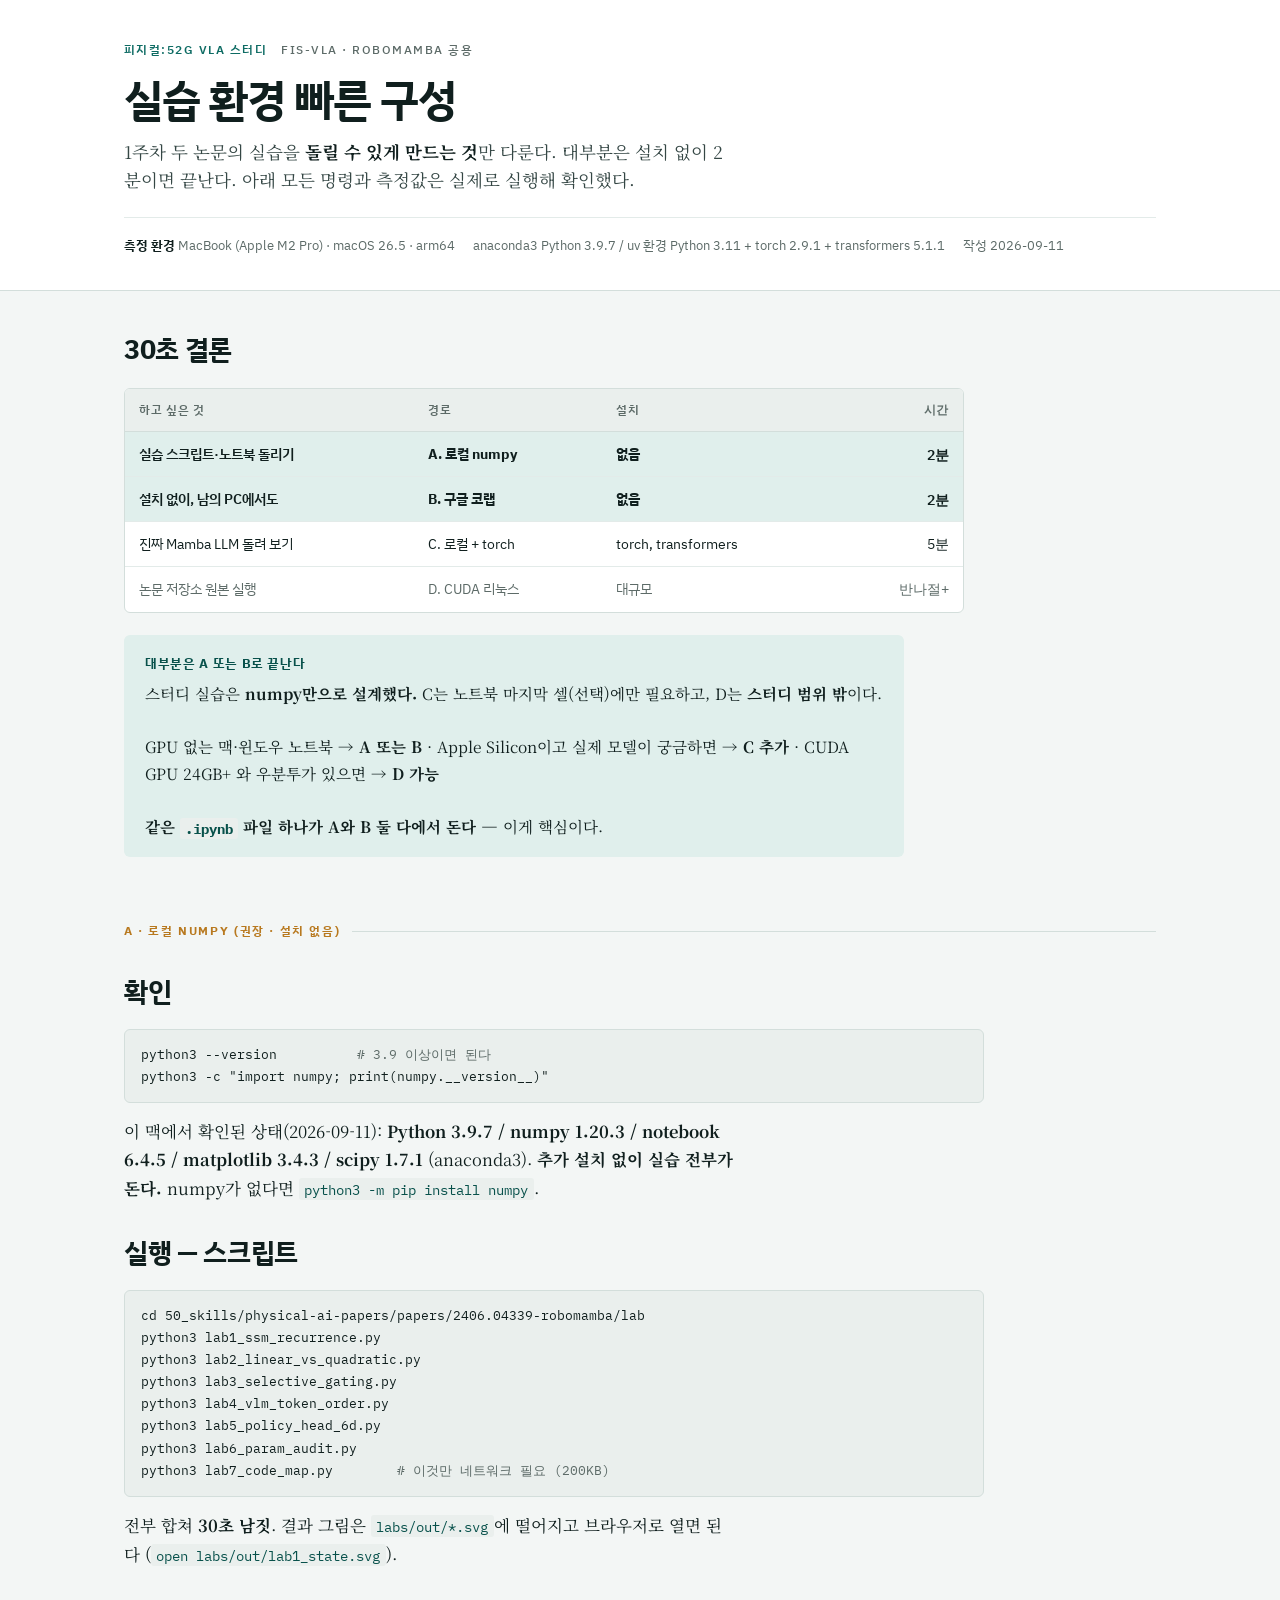
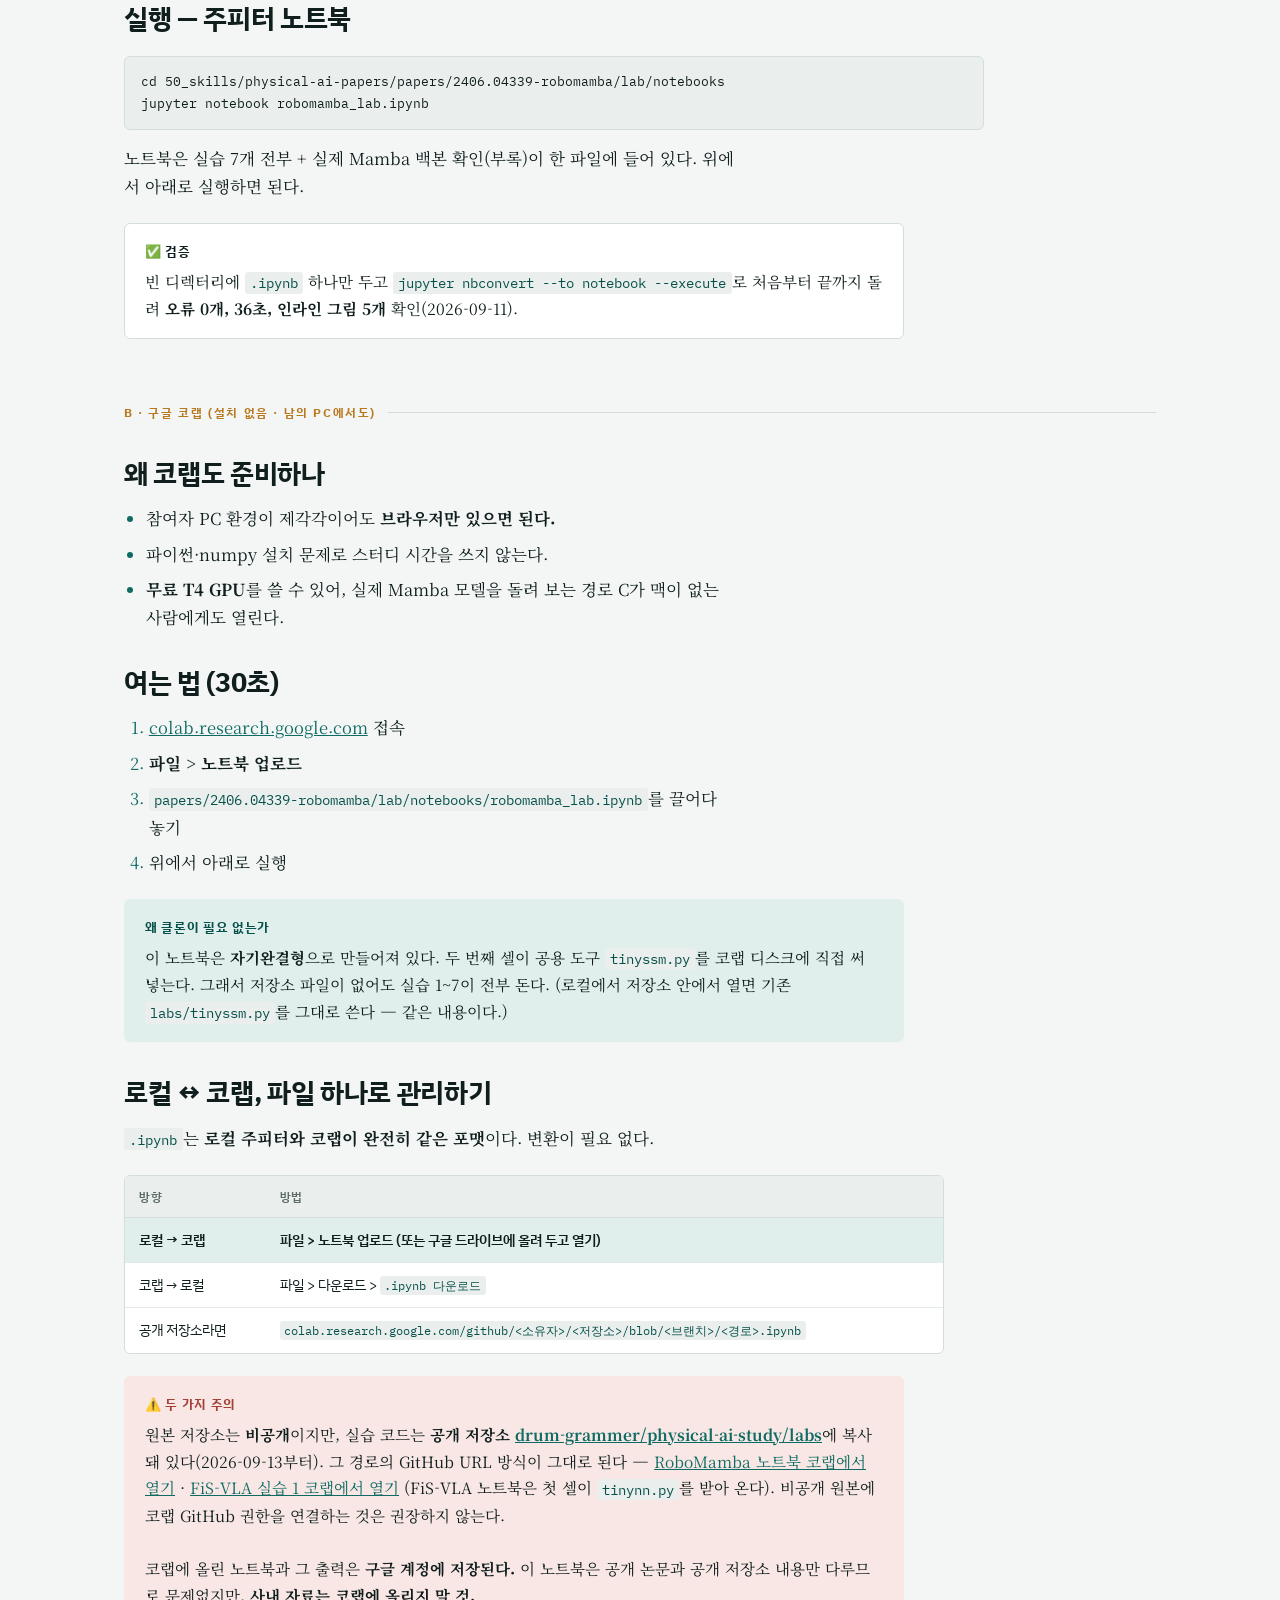
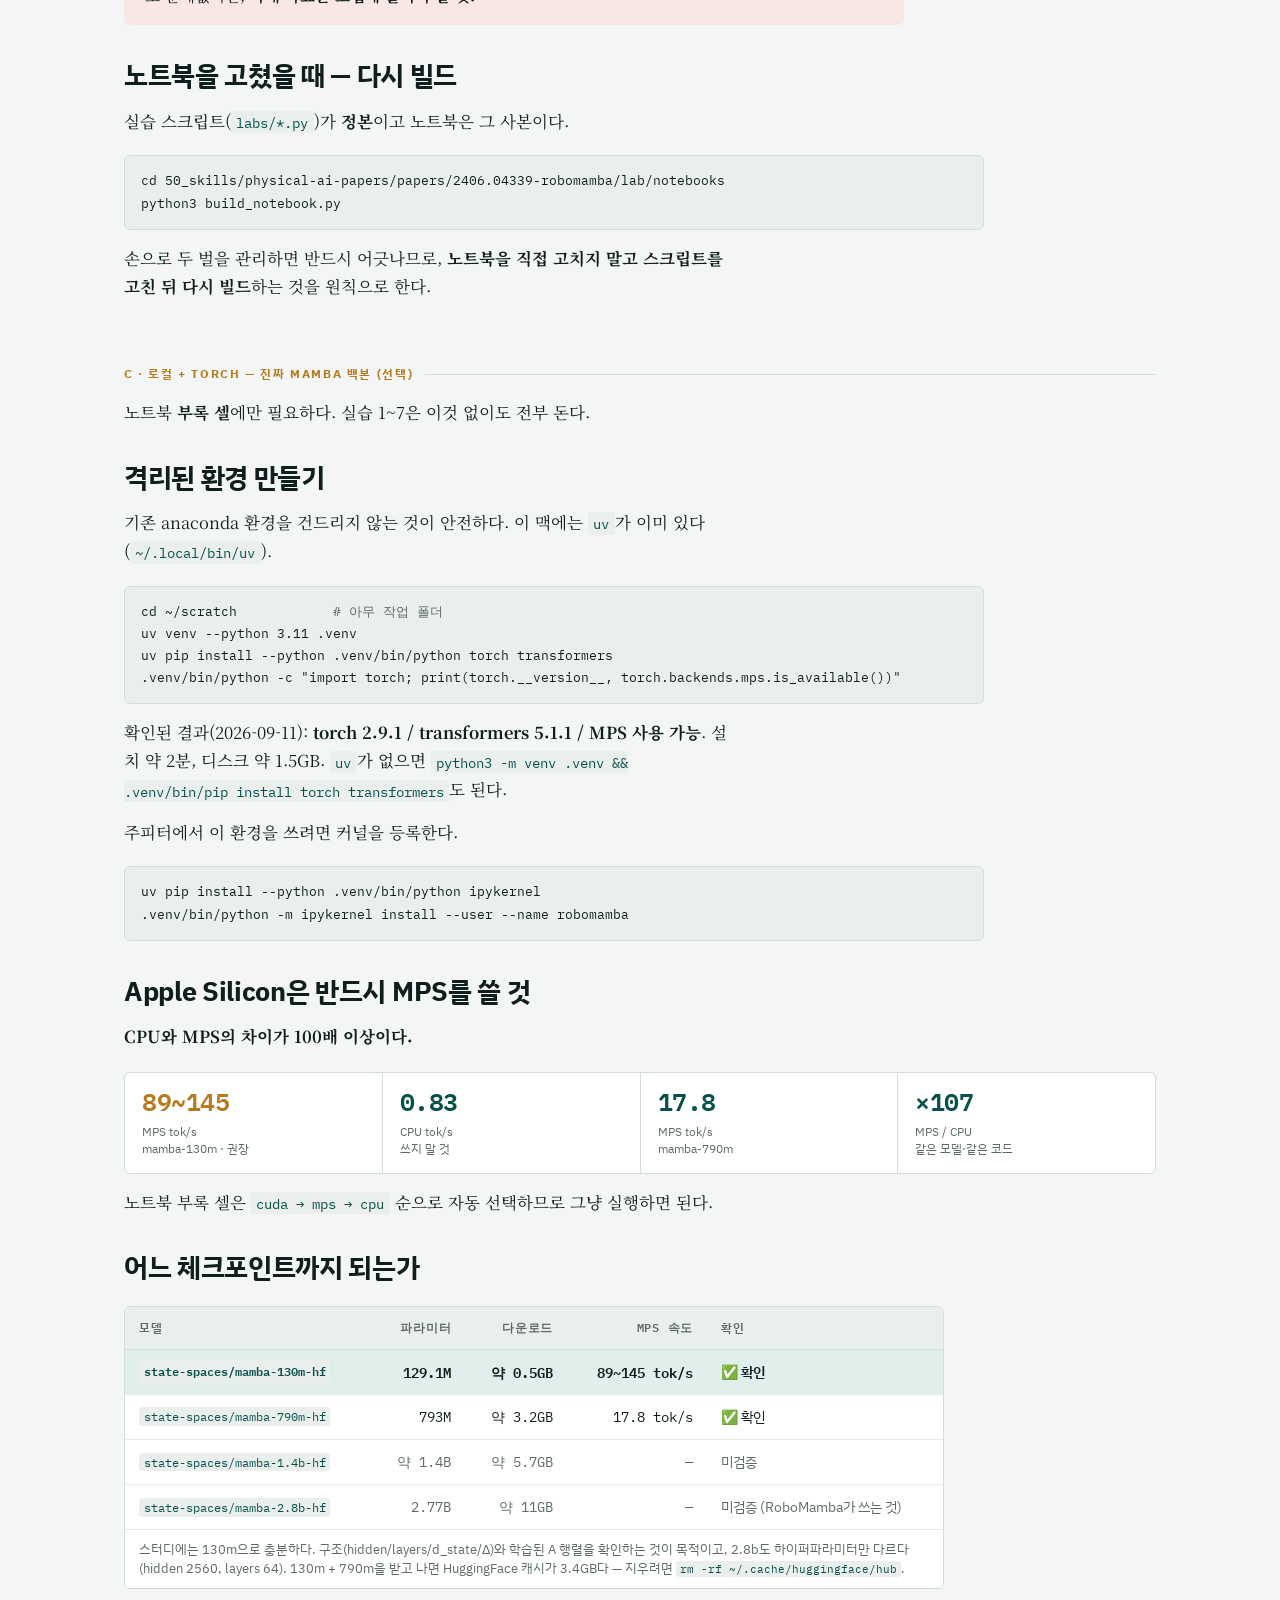
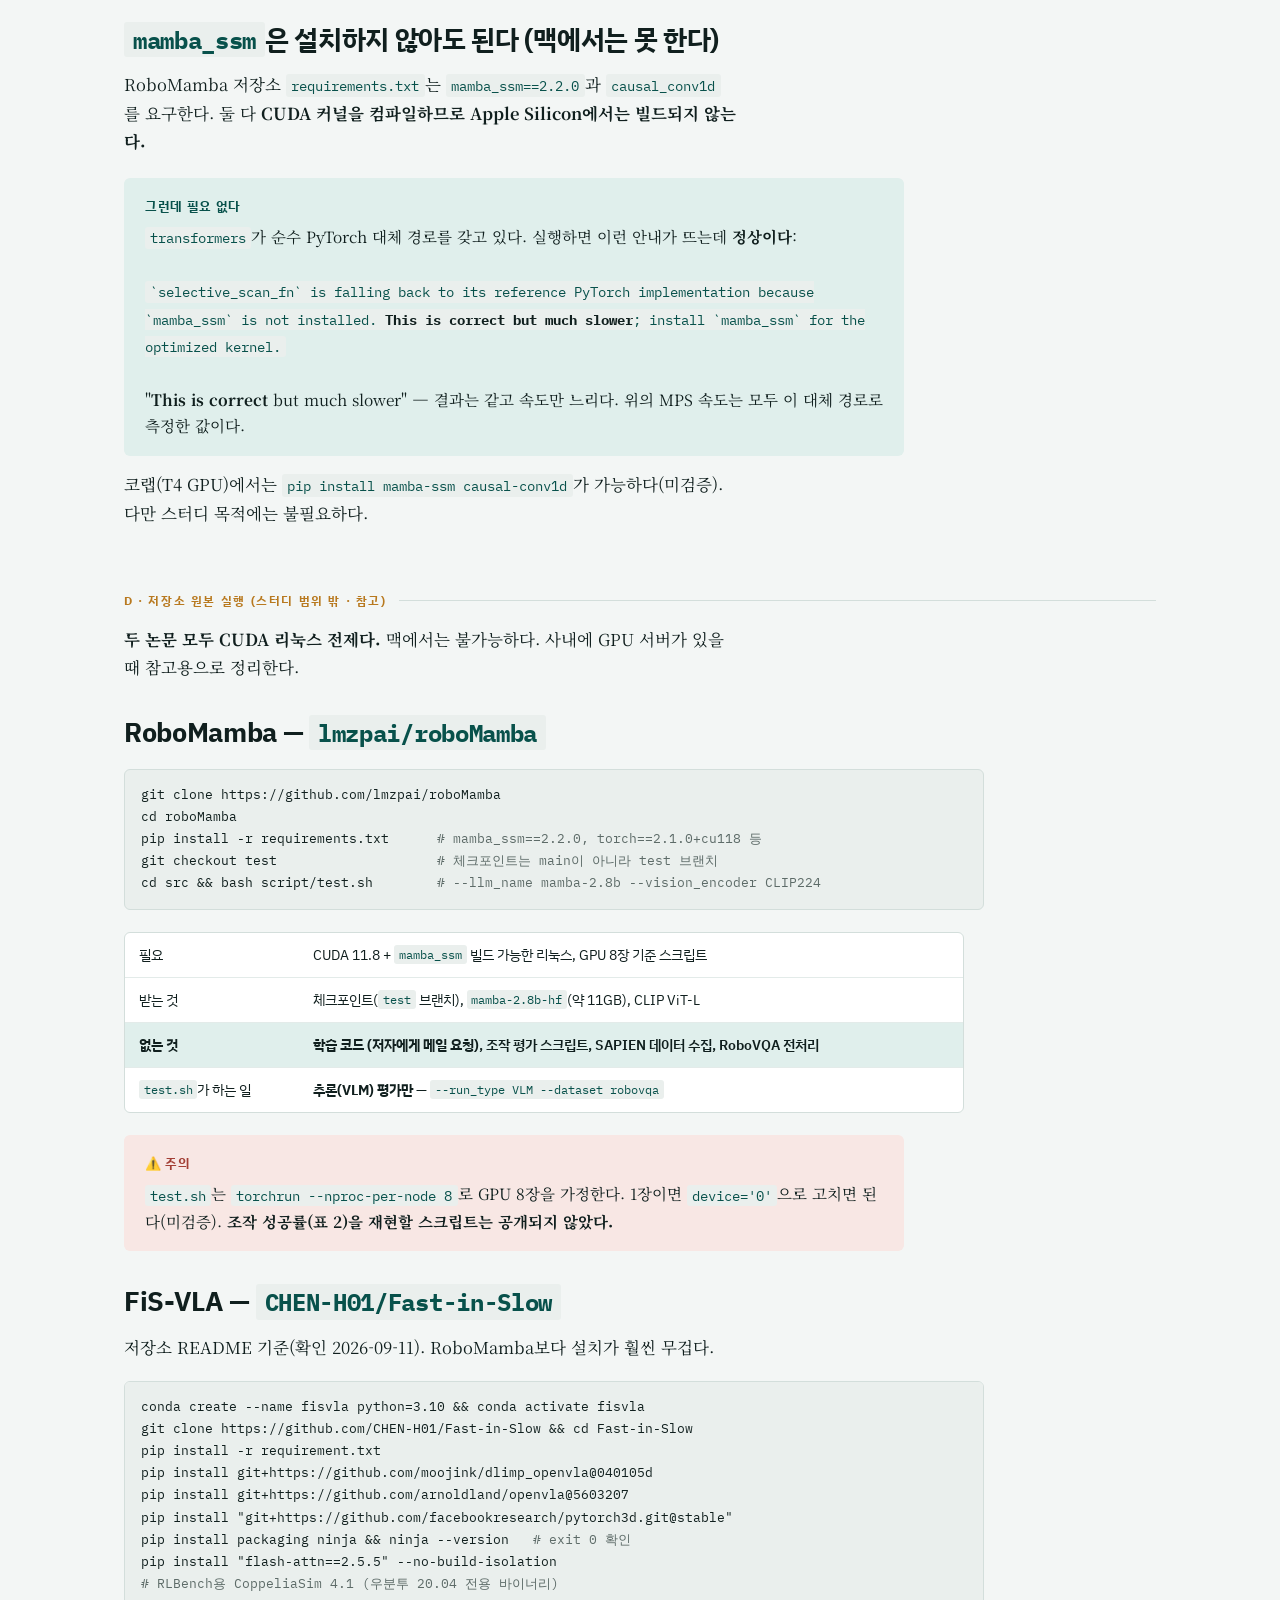
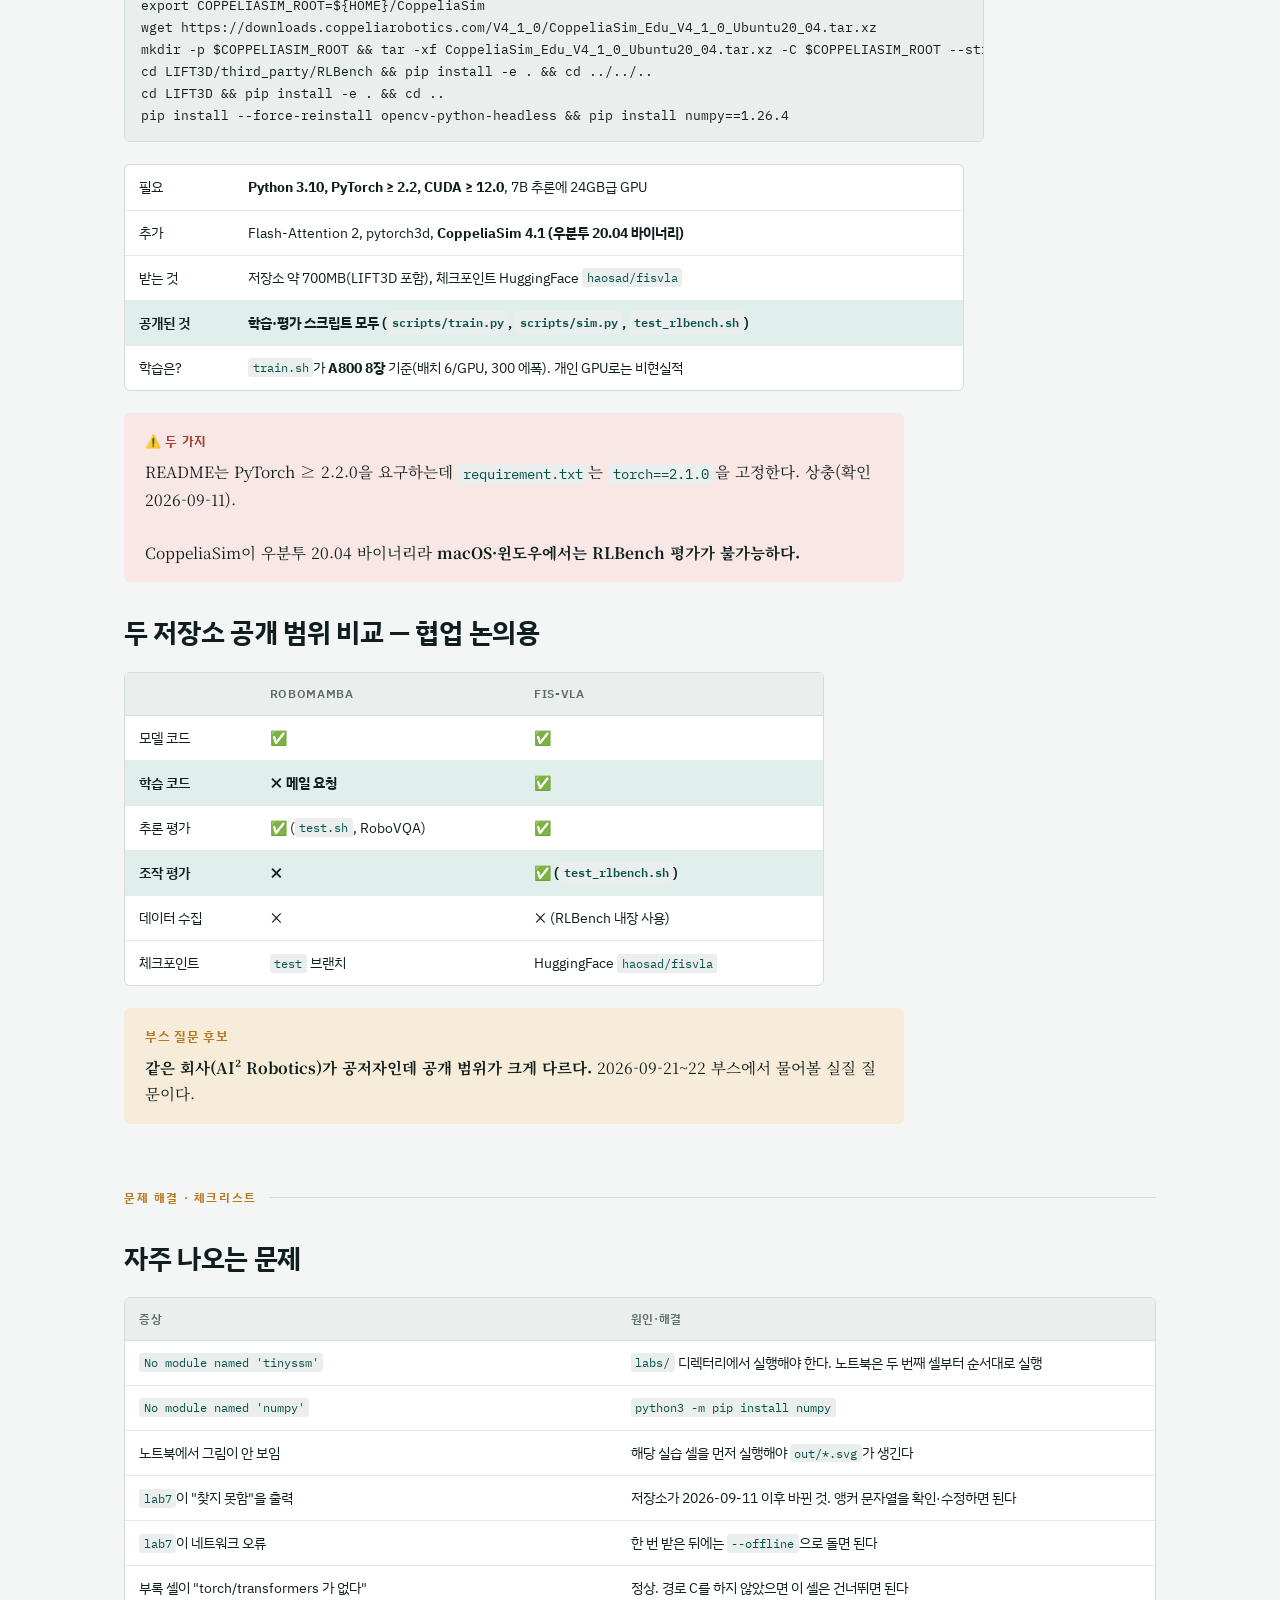
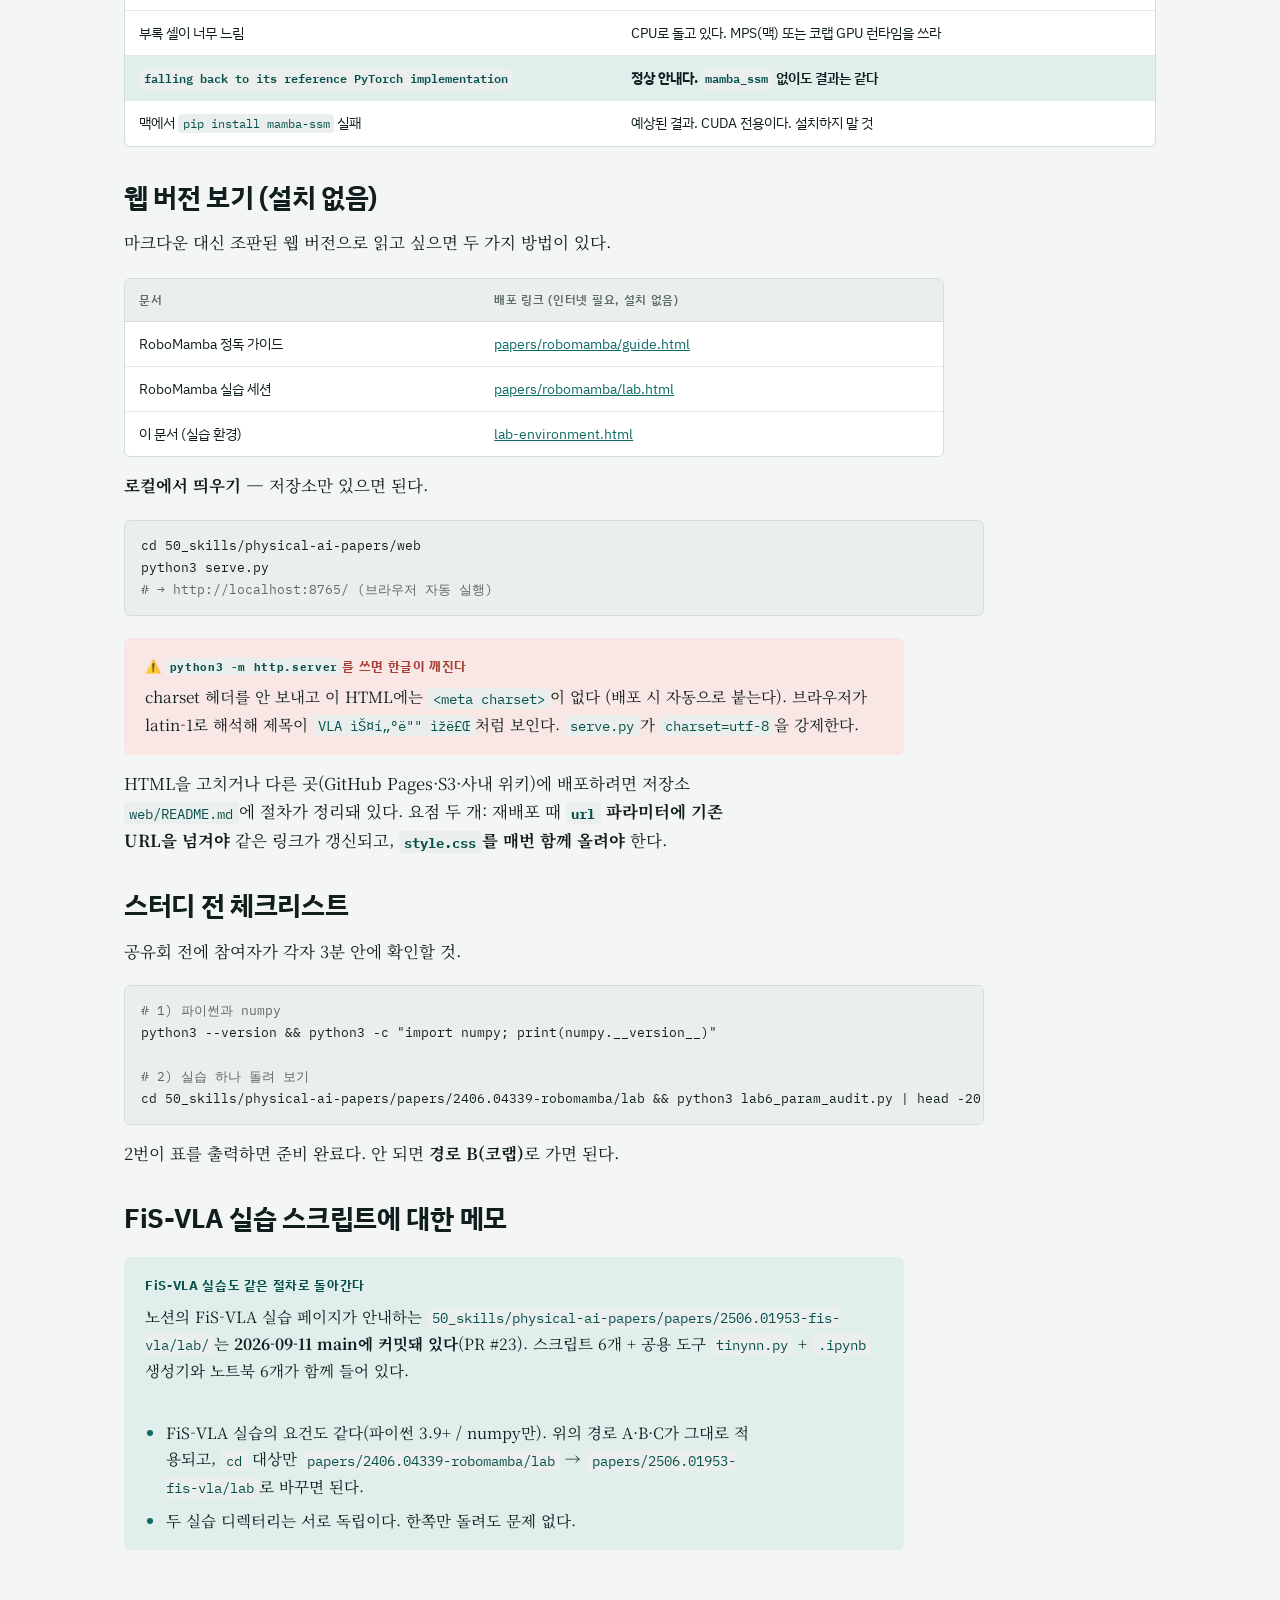
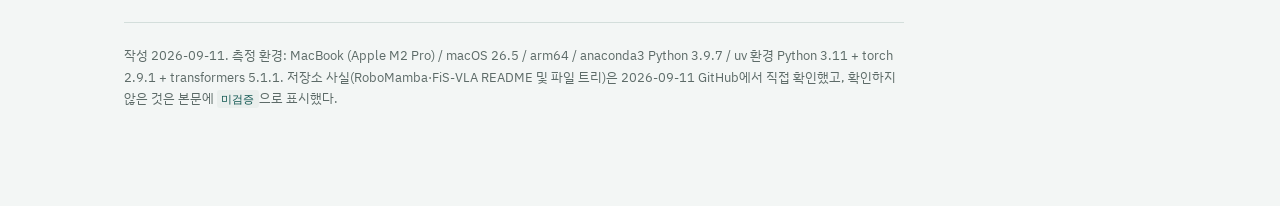
<file: lab-environment.html>
<!DOCTYPE html>
<html lang="ko">
<head>
<meta charset="utf-8">
<meta name="viewport" content="width=device-width, initial-scale=1">
<style>
    html { color-scheme: light; }
    body { margin: 0; font: 14px system-ui, -apple-system, sans-serif; background: #fafaf9; }
    img { max-width: 100%; }
    [hidden] { display: none !important; }
</style>
<title>VLA 스터디 실습 환경</title>
<link rel="preconnect" href="https://fonts.gstatic.com" crossorigin>
<link rel="stylesheet" href="https://fonts.googleapis.com/css2?family=IBM+Plex+Sans+KR:wght@400;500;600;700&family=Noto+Serif+KR:wght@400;600;700&family=IBM+Plex+Mono:wght@400;500;600&display=swap">
<link rel="stylesheet" href="style.css">

</head>
<body>
<header class="masthead">
  <div class="wrap">
    <div class="eyebrow">
      <span>피지컬:52g VLA 스터디</span>
      <span class="dim">FiS-VLA · RoboMamba 공용</span>
    </div>
    <h1>실습 환경 빠른 구성</h1>
    <p class="standfirst">
      1주차 두 논문의 실습을 <strong>돌릴 수 있게 만드는 것</strong>만 다룬다.
      대부분은 설치 없이 2분이면 끝난다. 아래 모든 명령과 측정값은 실제로 실행해 확인했다.
    </p>
    <div class="meta">
      <span><strong>측정 환경</strong> MacBook (Apple M2 Pro) · macOS 26.5 · arm64</span>
      <span>anaconda3 Python 3.9.7 / uv 환경 Python 3.11 + torch 2.9.1 + transformers 5.1.1</span>
      <span class="dim">작성 2026-09-11</span>
    </div>
  </div>
</header>

<div class="wrap">
<main>

<h2>30초 결론</h2>
<div class="tbl" style="max-width:840px">
<table>
<thead><tr><th>하고 싶은 것</th><th>경로</th><th>설치</th><th class="n">시간</th></tr></thead>
<tbody>
<tr class="hi"><td>실습 스크립트·노트북 돌리기</td><td><strong>A. 로컬 numpy</strong></td><td><strong>없음</strong></td><td class="n">2분</td></tr>
<tr class="hi"><td>설치 없이, 남의 PC에서도</td><td><strong>B. 구글 코랩</strong></td><td><strong>없음</strong></td><td class="n">2분</td></tr>
<tr><td>진짜 Mamba LLM 돌려 보기</td><td>C. 로컬 + torch</td><td>torch, transformers</td><td class="n">5분</td></tr>
<tr class="dim"><td>논문 저장소 원본 실행</td><td>D. CUDA 리눅스</td><td>대규모</td><td class="n">반나절+</td></tr>
</tbody>
</table>
</div>
<div class="box key">
  <span class="h">대부분은 A 또는 B로 끝난다</span>
  스터디 실습은 <strong>numpy만으로 설계했다.</strong> C는 노트북 마지막 셀(선택)에만
  필요하고, D는 <strong>스터디 범위 밖</strong>이다.
  <br><br>
  GPU 없는 맥·윈도우 노트북 → <strong>A 또는 B</strong> ·
  Apple Silicon이고 실제 모델이 궁금하면 → <strong>C 추가</strong> ·
  CUDA GPU 24GB+ 와 우분투가 있으면 → <strong>D 가능</strong>
  <br><br>
  <strong>같은 <code>.ipynb</code> 파일 하나가 A와 B 둘 다에서 돈다</strong> — 이게 핵심이다.
</div>

<div class="part">A · 로컬 numpy (권장 · 설치 없음)</div>

<h2>확인</h2>
<pre class="code">python3 --version          <span class="c"># 3.9 이상이면 된다</span>
python3 -c "import numpy; print(numpy.__version__)"</pre>
<p>이 맥에서 확인된 상태(2026-09-11): <strong>Python 3.9.7 / numpy 1.20.3 /
notebook 6.4.5 / matplotlib 3.4.3 / scipy 1.7.1</strong> (anaconda3).
<strong>추가 설치 없이 실습 전부가 돈다.</strong> numpy가 없다면
<code>python3 -m pip install numpy</code>.</p>

<h2>실행 — 스크립트</h2>
<pre class="code">cd 50_skills/physical-ai-papers/papers/2406.04339-robomamba/lab
python3 lab1_ssm_recurrence.py
python3 lab2_linear_vs_quadratic.py
python3 lab3_selective_gating.py
python3 lab4_vlm_token_order.py
python3 lab5_policy_head_6d.py
python3 lab6_param_audit.py
python3 lab7_code_map.py        <span class="c"># 이것만 네트워크 필요 (200KB)</span></pre>
<p>전부 합쳐 <strong>30초 남짓</strong>. 결과 그림은 <code>labs/out/*.svg</code>에
떨어지고 브라우저로 열면 된다 (<code>open labs/out/lab1_state.svg</code>).</p>

<h2>실행 — 주피터 노트북</h2>
<pre class="code">cd 50_skills/physical-ai-papers/papers/2406.04339-robomamba/lab/notebooks
jupyter notebook robomamba_lab.ipynb</pre>
<p>노트북은 실습 7개 전부 + 실제 Mamba 백본 확인(부록)이 한 파일에 들어 있다.
위에서 아래로 실행하면 된다.</p>
<div class="box">
  <span class="h">✅ 검증</span>
  빈 디렉터리에 <code>.ipynb</code> 하나만 두고
  <code>jupyter nbconvert --to notebook --execute</code>로 처음부터 끝까지 돌려
  <strong>오류 0개, 36초, 인라인 그림 5개</strong> 확인(2026-09-11).
</div>

<div class="part">B · 구글 코랩 (설치 없음 · 남의 PC에서도)</div>

<h2>왜 코랩도 준비하나</h2>
<ul>
<li>참여자 PC 환경이 제각각이어도 <strong>브라우저만 있으면 된다.</strong></li>
<li>파이썬·numpy 설치 문제로 스터디 시간을 쓰지 않는다.</li>
<li><strong>무료 T4 GPU</strong>를 쓸 수 있어, 실제 Mamba 모델을 돌려 보는 경로 C가
맥이 없는 사람에게도 열린다.</li>
</ul>

<h2>여는 법 (30초)</h2>
<ol>
<li><a href="https://colab.research.google.com">colab.research.google.com</a> 접속</li>
<li><strong>파일 &gt; 노트북 업로드</strong></li>
<li><code>papers/2406.04339-robomamba/lab/notebooks/robomamba_lab.ipynb</code>를 끌어다 놓기</li>
<li>위에서 아래로 실행</li>
</ol>
<div class="box key">
  <span class="h">왜 클론이 필요 없는가</span>
  이 노트북은 <strong>자기완결형</strong>으로 만들어져 있다. 두 번째 셀이 공용 도구
  <code>tinyssm.py</code>를 코랩 디스크에 직접 써 넣는다. 그래서 저장소 파일이 없어도
  실습 1~7이 전부 돈다. (로컬에서 저장소 안에서 열면 기존 <code>labs/tinyssm.py</code>를
  그대로 쓴다 — 같은 내용이다.)
</div>

<h2>로컬 ↔ 코랩, 파일 하나로 관리하기</h2>
<p><code>.ipynb</code>는 <strong>로컬 주피터와 코랩이 완전히 같은 포맷</strong>이다.
변환이 필요 없다.</p>
<div class="tbl" style="max-width:820px">
<table>
<thead><tr><th>방향</th><th>방법</th></tr></thead>
<tbody>
<tr class="hi"><td>로컬 → 코랩</td><td>파일 &gt; 노트북 업로드 (또는 구글 드라이브에 올려 두고 열기)</td></tr>
<tr><td>코랩 → 로컬</td><td>파일 &gt; 다운로드 &gt; <code>.ipynb 다운로드</code></td></tr>
<tr><td>공개 저장소라면</td><td><code>colab.research.google.com/github/&lt;소유자&gt;/&lt;저장소&gt;/blob/&lt;브랜치&gt;/&lt;경로&gt;.ipynb</code></td></tr>
</tbody>
</table>
</div>
<div class="box warn">
  <span class="h">⚠️ 두 가지 주의</span>
  원본 저장소는 <strong>비공개</strong>이지만, 실습 코드는 <strong>공개 저장소
  <a href="https://github.com/drum-grammer/physical-ai-study/tree/main/labs">drum-grammer/physical-ai-study/labs</a></strong>에 복사돼 있다(2026-09-13부터).
  그 경로의 GitHub URL 방식이 그대로 된다 —
  <a href="https://colab.research.google.com/github/drum-grammer/physical-ai-study/blob/main/labs/robomamba/notebooks/robomamba_lab.ipynb">RoboMamba 노트북 코랩에서 열기</a> ·
  <a href="https://colab.research.google.com/github/drum-grammer/physical-ai-study/blob/main/labs/fis-vla/notebooks/lab1_tokens_blocks.ipynb">FiS-VLA 실습 1 코랩에서 열기</a>
  (FiS-VLA 노트북은 첫 셀이 <code>tinynn.py</code>를 받아 온다). 비공개 원본에 코랩 GitHub 권한을 연결하는 것은 권장하지 않는다.
  <br><br>
  코랩에 올린 노트북과 그 출력은 <strong>구글 계정에 저장된다.</strong> 이 노트북은 공개
  논문과 공개 저장소 내용만 다루므로 문제없지만, <strong>사내 자료는 코랩에 올리지 말 것.</strong>
</div>

<h2>노트북을 고쳤을 때 — 다시 빌드</h2>
<p>실습 스크립트(<code>labs/*.py</code>)가 <strong>정본</strong>이고 노트북은 그 사본이다.</p>
<pre class="code">cd 50_skills/physical-ai-papers/papers/2406.04339-robomamba/lab/notebooks
python3 build_notebook.py</pre>
<p>손으로 두 벌을 관리하면 반드시 어긋나므로, <strong>노트북을 직접 고치지 말고 스크립트를
고친 뒤 다시 빌드</strong>하는 것을 원칙으로 한다.</p>

<div class="part">C · 로컬 + torch — 진짜 Mamba 백본 (선택)</div>

<p class="col">노트북 <strong>부록 셀</strong>에만 필요하다. 실습 1~7은 이것 없이도 전부 돈다.</p>

<h2>격리된 환경 만들기</h2>
<p>기존 anaconda 환경을 건드리지 않는 것이 안전하다. 이 맥에는 <code>uv</code>가 이미
있다(<code>~/.local/bin/uv</code>).</p>
<pre class="code">cd ~/scratch            <span class="c"># 아무 작업 폴더</span>
uv venv --python 3.11 .venv
uv pip install --python .venv/bin/python torch transformers
.venv/bin/python -c "import torch; print(torch.__version__, torch.backends.mps.is_available())"</pre>
<p>확인된 결과(2026-09-11): <strong>torch 2.9.1 / transformers 5.1.1 / MPS 사용 가능</strong>.
설치 약 2분, 디스크 약 1.5GB. <code>uv</code>가 없으면
<code>python3 -m venv .venv &amp;&amp; .venv/bin/pip install torch transformers</code>도 된다.</p>
<p>주피터에서 이 환경을 쓰려면 커널을 등록한다.</p>
<pre class="code">uv pip install --python .venv/bin/python ipykernel
.venv/bin/python -m ipykernel install --user --name robomamba</pre>

<h2>Apple Silicon은 반드시 MPS를 쓸 것</h2>
<p><strong>CPU와 MPS의 차이가 100배 이상이다.</strong></p>
<div class="figs">
  <div class="fig spike"><span class="v">89~145</span><span class="k">MPS tok/s<br>mamba-130m · 권장</span></div>
  <div class="fig"><span class="v">0.83</span><span class="k">CPU tok/s<br>쓰지 말 것</span></div>
  <div class="fig"><span class="v">17.8</span><span class="k">MPS tok/s<br>mamba-790m</span></div>
  <div class="fig"><span class="v">×107</span><span class="k">MPS / CPU<br>같은 모델·같은 코드</span></div>
</div>
<p>노트북 부록 셀은 <code>cuda → mps → cpu</code> 순으로 자동 선택하므로 그냥 실행하면 된다.</p>

<h2>어느 체크포인트까지 되는가</h2>
<div class="tbl" style="max-width:820px">
<table>
<thead><tr><th>모델</th><th class="n">파라미터</th><th class="n">다운로드</th><th class="n">MPS 속도</th><th>확인</th></tr></thead>
<tbody>
<tr class="hi"><td><code>state-spaces/mamba-130m-hf</code></td><td class="n">129.1M</td><td class="n">약 0.5GB</td><td class="n">89~145 tok/s</td><td>✅ 확인</td></tr>
<tr><td><code>state-spaces/mamba-790m-hf</code></td><td class="n">793M</td><td class="n">약 3.2GB</td><td class="n">17.8 tok/s</td><td>✅ 확인</td></tr>
<tr class="dim"><td><code>state-spaces/mamba-1.4b-hf</code></td><td class="n">약 1.4B</td><td class="n">약 5.7GB</td><td class="n">—</td><td>미검증</td></tr>
<tr class="dim"><td><code>state-spaces/mamba-2.8b-hf</code></td><td class="n">2.77B</td><td class="n">약 11GB</td><td class="n">—</td><td>미검증 (RoboMamba가 쓰는 것)</td></tr>
</tbody>
<caption>스터디에는 130m으로 충분하다. 구조(hidden/layers/d_state/Δ)와 학습된 A 행렬을
확인하는 것이 목적이고, 2.8b도 하이퍼파라미터만 다르다(hidden 2560, layers 64).
130m + 790m을 받고 나면 HuggingFace 캐시가 3.4GB다 — 지우려면
<code>rm -rf ~/.cache/huggingface/hub</code>.</caption>
</table>
</div>

<h2><code>mamba_ssm</code>은 설치하지 않아도 된다 (맥에서는 못 한다)</h2>
<p>RoboMamba 저장소 <code>requirements.txt</code>는 <code>mamba_ssm==2.2.0</code>과
<code>causal_conv1d</code>를 요구한다. 둘 다 <strong>CUDA 커널을 컴파일하므로 Apple
Silicon에서는 빌드되지 않는다.</strong></p>
<div class="box key">
  <span class="h">그런데 필요 없다</span>
  <code>transformers</code>가 순수 PyTorch 대체 경로를 갖고 있다. 실행하면 이런 안내가
  뜨는데 <strong>정상이다</strong>:
  <br><br>
  <code>`selective_scan_fn` is falling back to its reference PyTorch implementation
  because `mamba_ssm` is not installed. <strong>This is correct but much slower</strong>;
  install `mamba_ssm` for the optimized kernel.</code>
  <br><br>
  "<strong>This is correct</strong> but much slower" — 결과는 같고 속도만 느리다.
  위의 MPS 속도는 모두 이 대체 경로로 측정한 값이다.
</div>
<p>코랩(T4 GPU)에서는 <code>pip install mamba-ssm causal-conv1d</code>가 가능하다(미검증).
다만 스터디 목적에는 불필요하다.</p>

<div class="part">D · 저장소 원본 실행 (스터디 범위 밖 · 참고)</div>

<p class="col"><strong>두 논문 모두 CUDA 리눅스 전제다.</strong> 맥에서는 불가능하다.
사내에 GPU 서버가 있을 때 참고용으로 정리한다.</p>

<h2>RoboMamba — <code>lmzpai/roboMamba</code></h2>
<pre class="code">git clone https://github.com/lmzpai/roboMamba
cd roboMamba
pip install -r requirements.txt      <span class="c"># mamba_ssm==2.2.0, torch==2.1.0+cu118 등</span>
git checkout test                    <span class="c"># 체크포인트는 main이 아니라 test 브랜치</span>
cd src &amp;&amp; bash script/test.sh        <span class="c"># --llm_name mamba-2.8b --vision_encoder CLIP224</span></pre>
<div class="tbl" style="max-width:840px">
<table>
<tbody>
<tr><td>필요</td><td>CUDA 11.8 + <code>mamba_ssm</code> 빌드 가능한 리눅스, GPU 8장 기준 스크립트</td></tr>
<tr><td>받는 것</td><td>체크포인트(<code>test</code> 브랜치), <code>mamba-2.8b-hf</code>(약 11GB), CLIP ViT-L</td></tr>
<tr class="hi"><td><strong>없는 것</strong></td><td><strong>학습 코드 (저자에게 메일 요청)</strong>, 조작 평가 스크립트, SAPIEN 데이터 수집, RoboVQA 전처리</td></tr>
<tr><td><code>test.sh</code>가 하는 일</td><td><strong>추론(VLM) 평가만</strong> — <code>--run_type VLM --dataset robovqa</code></td></tr>
</tbody>
</table>
</div>
<div class="box warn">
  <span class="h">⚠️ 주의</span>
  <code>test.sh</code>는 <code>torchrun --nproc-per-node 8</code>로 GPU 8장을 가정한다.
  1장이면 <code>device='0'</code>으로 고치면 된다(미검증).
  <strong>조작 성공률(표 2)을 재현할 스크립트는 공개되지 않았다.</strong>
</div>

<h2>FiS-VLA — <code>CHEN-H01/Fast-in-Slow</code></h2>
<p>저장소 README 기준(확인 2026-09-11). RoboMamba보다 설치가 훨씬 무겁다.</p>
<pre class="code">conda create --name fisvla python=3.10 &amp;&amp; conda activate fisvla
git clone https://github.com/CHEN-H01/Fast-in-Slow &amp;&amp; cd Fast-in-Slow
pip install -r requirement.txt
pip install git+https://github.com/moojink/dlimp_openvla@040105d
pip install git+https://github.com/arnoldland/openvla@5603207
pip install "git+https://github.com/facebookresearch/pytorch3d.git@stable"
pip install packaging ninja &amp;&amp; ninja --version   <span class="c"># exit 0 확인</span>
pip install "flash-attn==2.5.5" --no-build-isolation
<span class="c"># RLBench용 CoppeliaSim 4.1 (우분투 20.04 전용 바이너리)</span>
export COPPELIASIM_ROOT=${HOME}/CoppeliaSim
wget https://downloads.coppeliarobotics.com/V4_1_0/CoppeliaSim_Edu_V4_1_0_Ubuntu20_04.tar.xz
mkdir -p $COPPELIASIM_ROOT &amp;&amp; tar -xf CoppeliaSim_Edu_V4_1_0_Ubuntu20_04.tar.xz -C $COPPELIASIM_ROOT --strip-components 1
cd LIFT3D/third_party/RLBench &amp;&amp; pip install -e . &amp;&amp; cd ../../..
cd LIFT3D &amp;&amp; pip install -e . &amp;&amp; cd ..
pip install --force-reinstall opencv-python-headless &amp;&amp; pip install numpy==1.26.4</pre>
<div class="tbl" style="max-width:840px">
<table>
<tbody>
<tr><td>필요</td><td><strong>Python 3.10, PyTorch ≥ 2.2, CUDA ≥ 12.0</strong>, 7B 추론에 24GB급 GPU</td></tr>
<tr><td>추가</td><td>Flash-Attention 2, pytorch3d, <strong>CoppeliaSim 4.1 (우분투 20.04 바이너리)</strong></td></tr>
<tr><td>받는 것</td><td>저장소 약 700MB(LIFT3D 포함), 체크포인트 HuggingFace <code>haosad/fisvla</code></td></tr>
<tr class="hi"><td>공개된 것</td><td><strong>학습·평가 스크립트 모두</strong> (<code>scripts/train.py</code>, <code>scripts/sim.py</code>, <code>test_rlbench.sh</code>)</td></tr>
<tr><td>학습은?</td><td><code>train.sh</code>가 <strong>A800 8장</strong> 기준(배치 6/GPU, 300 에폭). 개인 GPU로는 비현실적</td></tr>
</tbody>
</table>
</div>
<div class="box warn">
  <span class="h">⚠️ 두 가지</span>
  README는 PyTorch ≥ 2.2.0을 요구하는데 <code>requirement.txt</code>는
  <code>torch==2.1.0</code>을 고정한다. 상충(확인 2026-09-11).
  <br><br>
  CoppeliaSim이 우분투 20.04 바이너리라 <strong>macOS·윈도우에서는 RLBench 평가가
  불가능하다.</strong>
</div>

<h2>두 저장소 공개 범위 비교 — 협업 논의용</h2>
<div class="tbl" style="max-width:700px">
<table>
<thead><tr><th></th><th>RoboMamba</th><th>FiS-VLA</th></tr></thead>
<tbody>
<tr><td>모델 코드</td><td>✅</td><td>✅</td></tr>
<tr class="hi"><td>학습 코드</td><td>❌ <strong>메일 요청</strong></td><td>✅</td></tr>
<tr><td>추론 평가</td><td>✅ (<code>test.sh</code>, RoboVQA)</td><td>✅</td></tr>
<tr class="hi"><td>조작 평가</td><td>❌</td><td>✅ (<code>test_rlbench.sh</code>)</td></tr>
<tr><td>데이터 수집</td><td>❌</td><td>❌ (RLBench 내장 사용)</td></tr>
<tr><td>체크포인트</td><td><code>test</code> 브랜치</td><td>HuggingFace <code>haosad/fisvla</code></td></tr>
</tbody>
</table>
</div>
<div class="box spike">
  <span class="h">부스 질문 후보</span>
  <strong>같은 회사(AI² Robotics)가 공저자인데 공개 범위가 크게 다르다.</strong>
  2026-09-21~22 부스에서 물어볼 실질 질문이다.
</div>

<div class="part">문제 해결 · 체크리스트</div>

<h2>자주 나오는 문제</h2>
<div class="tbl">
<table>
<thead><tr><th>증상</th><th>원인·해결</th></tr></thead>
<tbody>
<tr><td><code>No module named 'tinyssm'</code></td><td><code>labs/</code> 디렉터리에서 실행해야 한다. 노트북은 두 번째 셀부터 순서대로 실행</td></tr>
<tr><td><code>No module named 'numpy'</code></td><td><code>python3 -m pip install numpy</code></td></tr>
<tr><td>노트북에서 그림이 안 보임</td><td>해당 실습 셀을 먼저 실행해야 <code>out/*.svg</code>가 생긴다</td></tr>
<tr><td><code>lab7</code>이 "찾지 못함"을 출력</td><td>저장소가 2026-09-11 이후 바뀐 것. 앵커 문자열을 확인·수정하면 된다</td></tr>
<tr><td><code>lab7</code>이 네트워크 오류</td><td>한 번 받은 뒤에는 <code>--offline</code>으로 돌면 된다</td></tr>
<tr><td>부록 셀이 "torch/transformers 가 없다"</td><td>정상. 경로 C를 하지 않았으면 이 셀은 건너뛰면 된다</td></tr>
<tr><td>부록 셀이 너무 느림</td><td>CPU로 돌고 있다. MPS(맥) 또는 코랩 GPU 런타임을 쓰라</td></tr>
<tr class="hi"><td><code>falling back to its reference PyTorch implementation</code></td><td><strong>정상 안내다.</strong> <code>mamba_ssm</code> 없이도 결과는 같다</td></tr>
<tr><td>맥에서 <code>pip install mamba-ssm</code> 실패</td><td>예상된 결과. CUDA 전용이다. 설치하지 말 것</td></tr>
</tbody>
</table>
</div>

<h2>웹 버전 보기 (설치 없음)</h2>
<p>마크다운 대신 조판된 웹 버전으로 읽고 싶으면 두 가지 방법이 있다.</p>
<div class="tbl" style="max-width:820px">
<table>
<thead><tr><th>문서</th><th>배포 링크 (인터넷 필요, 설치 없음)</th></tr></thead>
<tbody>
<tr><td>RoboMamba 정독 가이드</td><td><a href="papers/robomamba/guide.html">papers/robomamba/guide.html</a></td></tr>
<tr><td>RoboMamba 실습 세션</td><td><a href="papers/robomamba/lab.html">papers/robomamba/lab.html</a></td></tr>
<tr><td>이 문서 (실습 환경)</td><td><a href="lab-environment.html">lab-environment.html</a></td></tr>
</tbody>
</table>
</div>
<p><strong>로컬에서 띄우기</strong> — 저장소만 있으면 된다.</p>
<pre class="code">cd 50_skills/physical-ai-papers/web
python3 serve.py
<span class="c"># → http://localhost:8765/ (브라우저 자동 실행)</span></pre>
<div class="box warn">
  <span class="h">⚠️ <code>python3 -m http.server</code>를 쓰면 한글이 깨진다</span>
  charset 헤더를 안 보내고 이 HTML에는 <code>&lt;meta charset&gt;</code>이 없다
  (배포 시 자동으로 붙는다). 브라우저가 latin-1로 해석해 제목이
  <code>VLA ìŠ¤í„°ë"" ìžë£Œ</code>처럼 보인다. <code>serve.py</code>가
  <code>charset=utf-8</code>을 강제한다.
</div>
<p>HTML을 고치거나 다른 곳(GitHub Pages·S3·사내 위키)에 배포하려면 저장소
<code>web/README.md</code>에 절차가 정리돼 있다. 요점 두 개: 재배포 때
<strong><code>url</code> 파라미터에 기존 URL을 넘겨야</strong> 같은 링크가 갱신되고,
<strong><code>style.css</code>를 매번 함께 올려야</strong> 한다.</p>

<h2>스터디 전 체크리스트</h2>
<p>공유회 전에 참여자가 각자 3분 안에 확인할 것.</p>
<pre class="code"><span class="c"># 1) 파이썬과 numpy</span>
python3 --version &amp;&amp; python3 -c "import numpy; print(numpy.__version__)"

<span class="c"># 2) 실습 하나 돌려 보기</span>
cd 50_skills/physical-ai-papers/papers/2406.04339-robomamba/lab &amp;&amp; python3 lab6_param_audit.py | head -20</pre>
<p>2번이 표를 출력하면 준비 완료다. 안 되면 <strong>경로 B(코랩)</strong>로 가면 된다.</p>

<h2>FiS-VLA 실습 스크립트에 대한 메모</h2>
<div class="box key">
  <span class="h">FiS-VLA 실습도 같은 절차로 돌아간다</span>
  노션의 FiS-VLA 실습 페이지가 안내하는
  <code>50_skills/physical-ai-papers/papers/2506.01953-fis-vla/lab/</code>는
  <strong>2026-09-11 main에 커밋돼 있다</strong>(PR #23). 스크립트 6개 + 공용 도구
  <code>tinynn.py</code> + <code>.ipynb</code> 생성기와 노트북 6개가 함께 들어 있다.
  <br><br>
  <ul style="margin-top:8px">
  <li>FiS-VLA 실습의 요건도 같다(파이썬 3.9+ / numpy만). 위의 경로 A·B·C가 그대로 적용되고,
  <code>cd</code> 대상만 <code>papers/2406.04339-robomamba/lab</code> → <code>papers/2506.01953-fis-vla/lab</code>로 바꾸면 된다.</li>
  <li>두 실습 디렉터리는 서로 독립이다. 한쪽만 돌려도 문제 없다.</li>
  </ul>
</div>

<footer>
  작성 2026-09-11. 측정 환경: MacBook (Apple M2 Pro) / macOS 26.5 / arm64 /
  anaconda3 Python 3.9.7 / uv 환경 Python 3.11 + torch 2.9.1 + transformers 5.1.1.
  저장소 사실(RoboMamba·FiS-VLA README 및 파일 트리)은 2026-09-11 GitHub에서 직접 확인했고,
  확인하지 않은 것은 본문에 <code>미검증</code>으로 표시했다.
</footer>
</main>
</div>
</body>
</html>
</file>
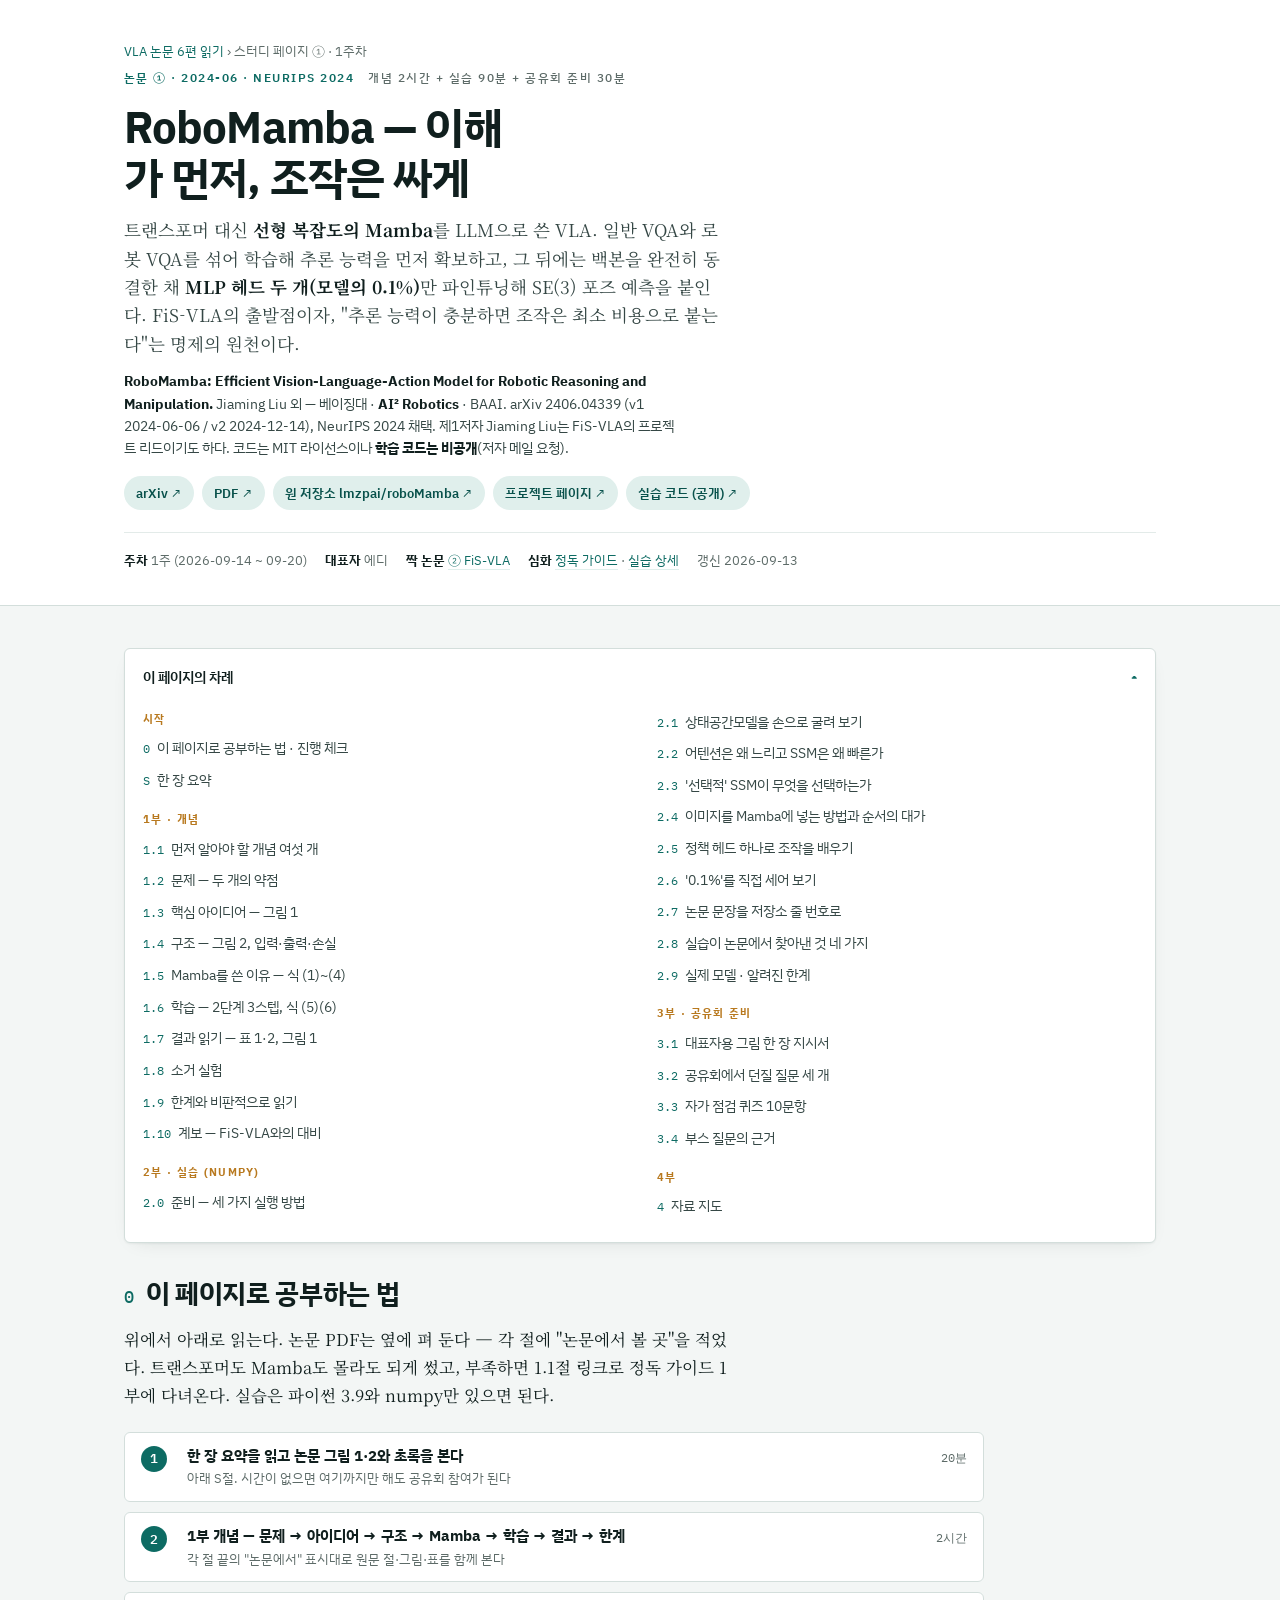
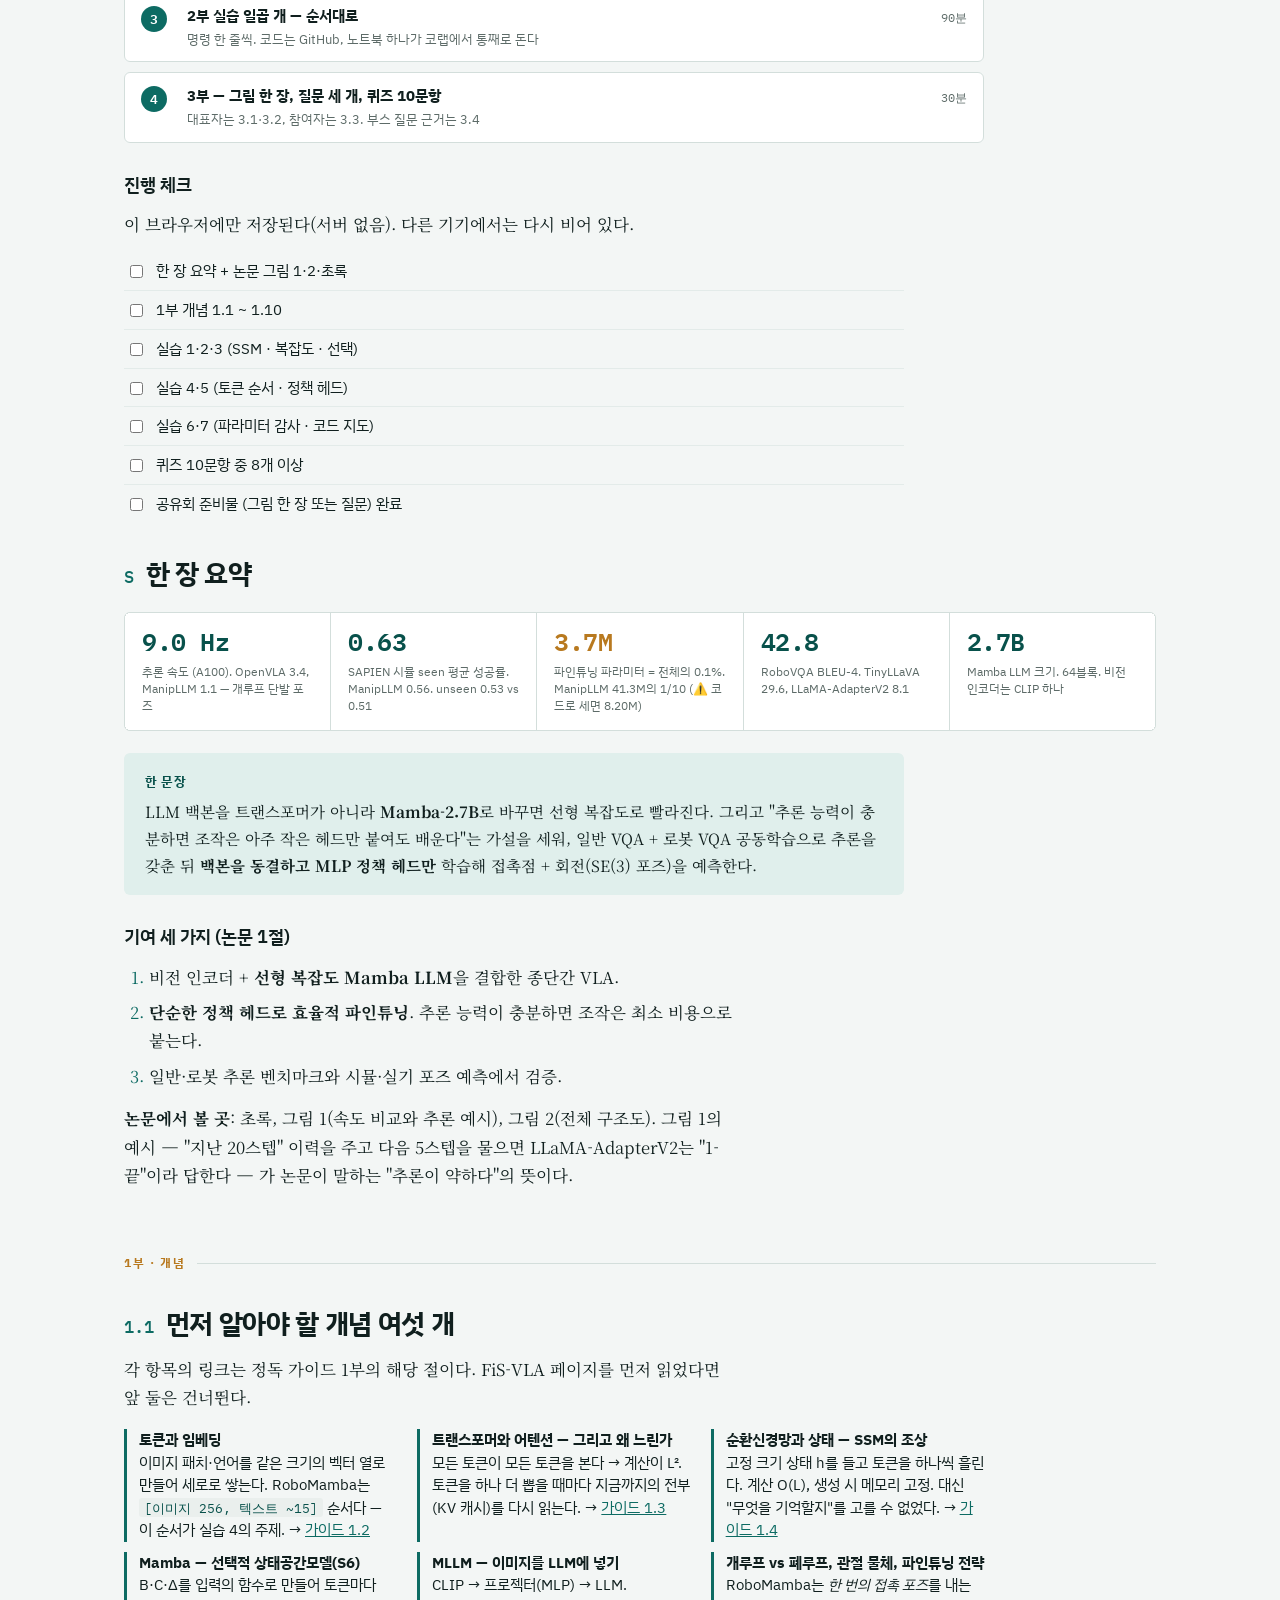
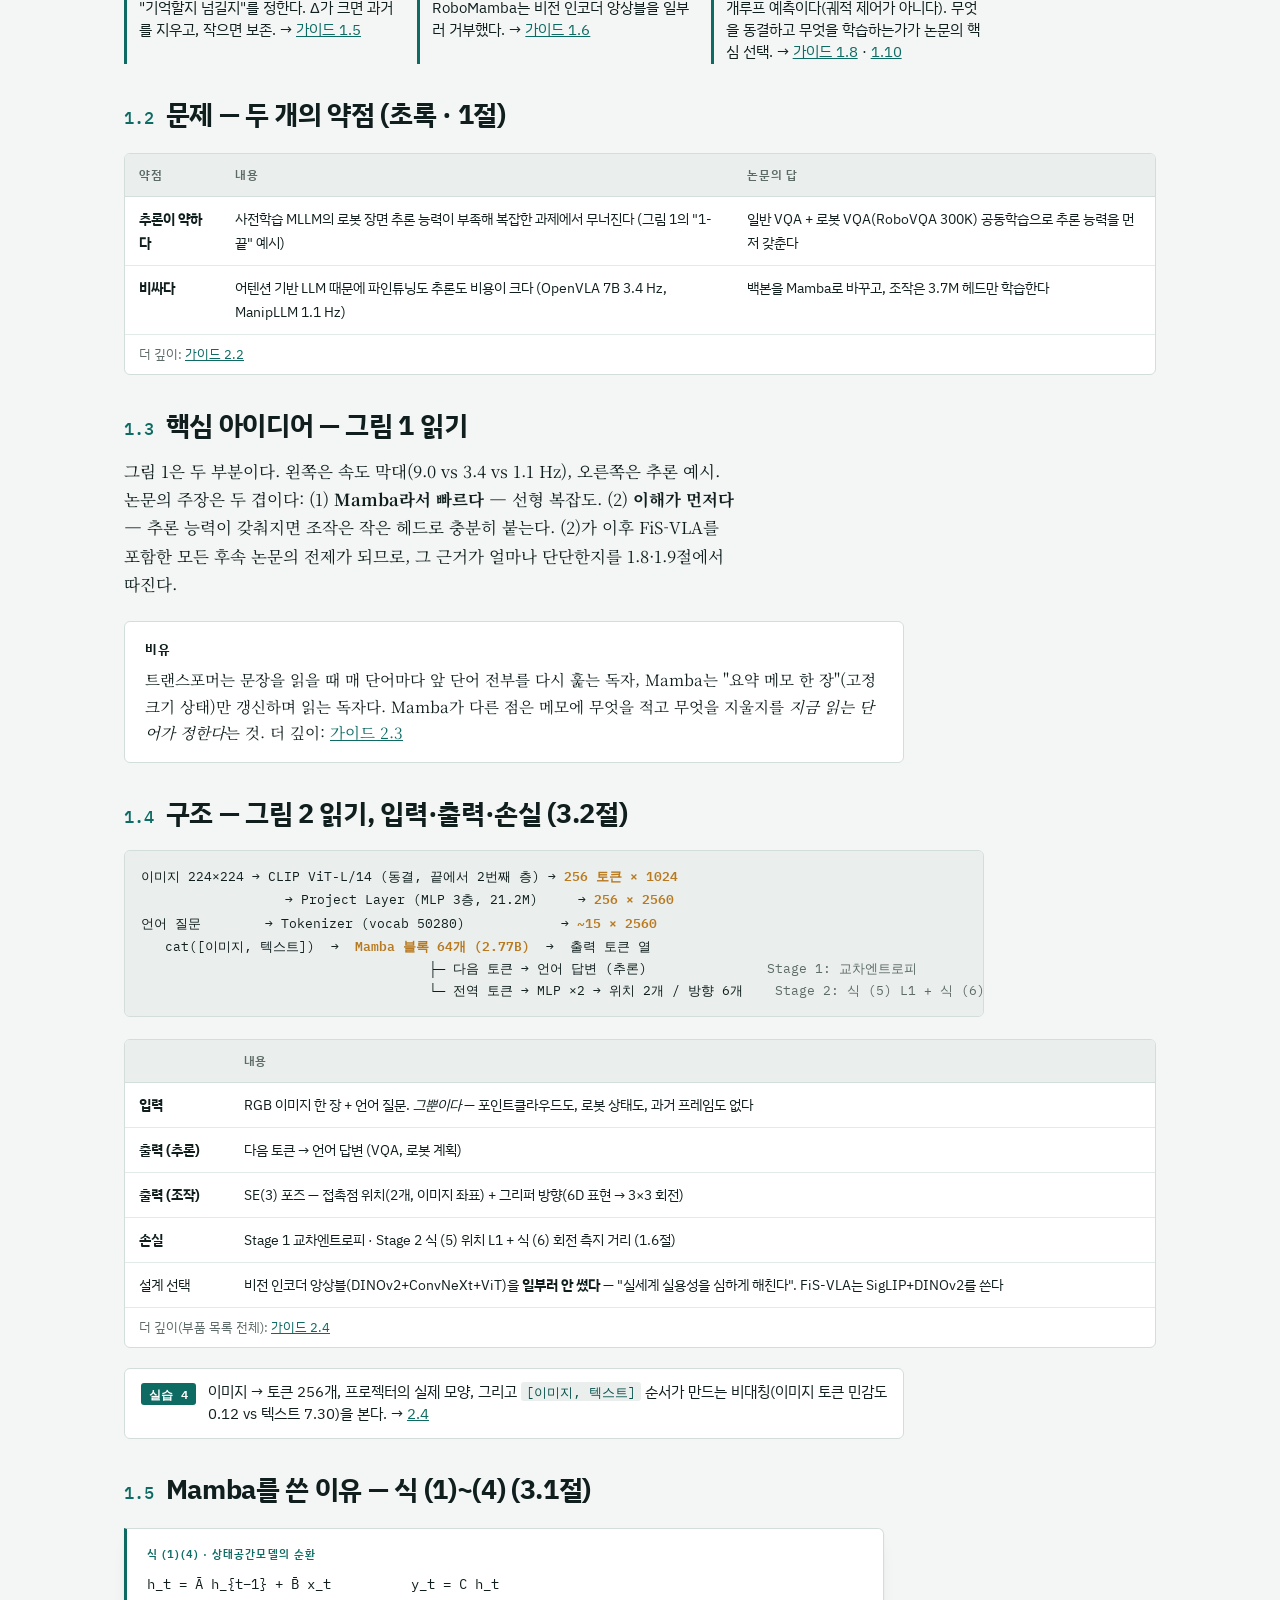
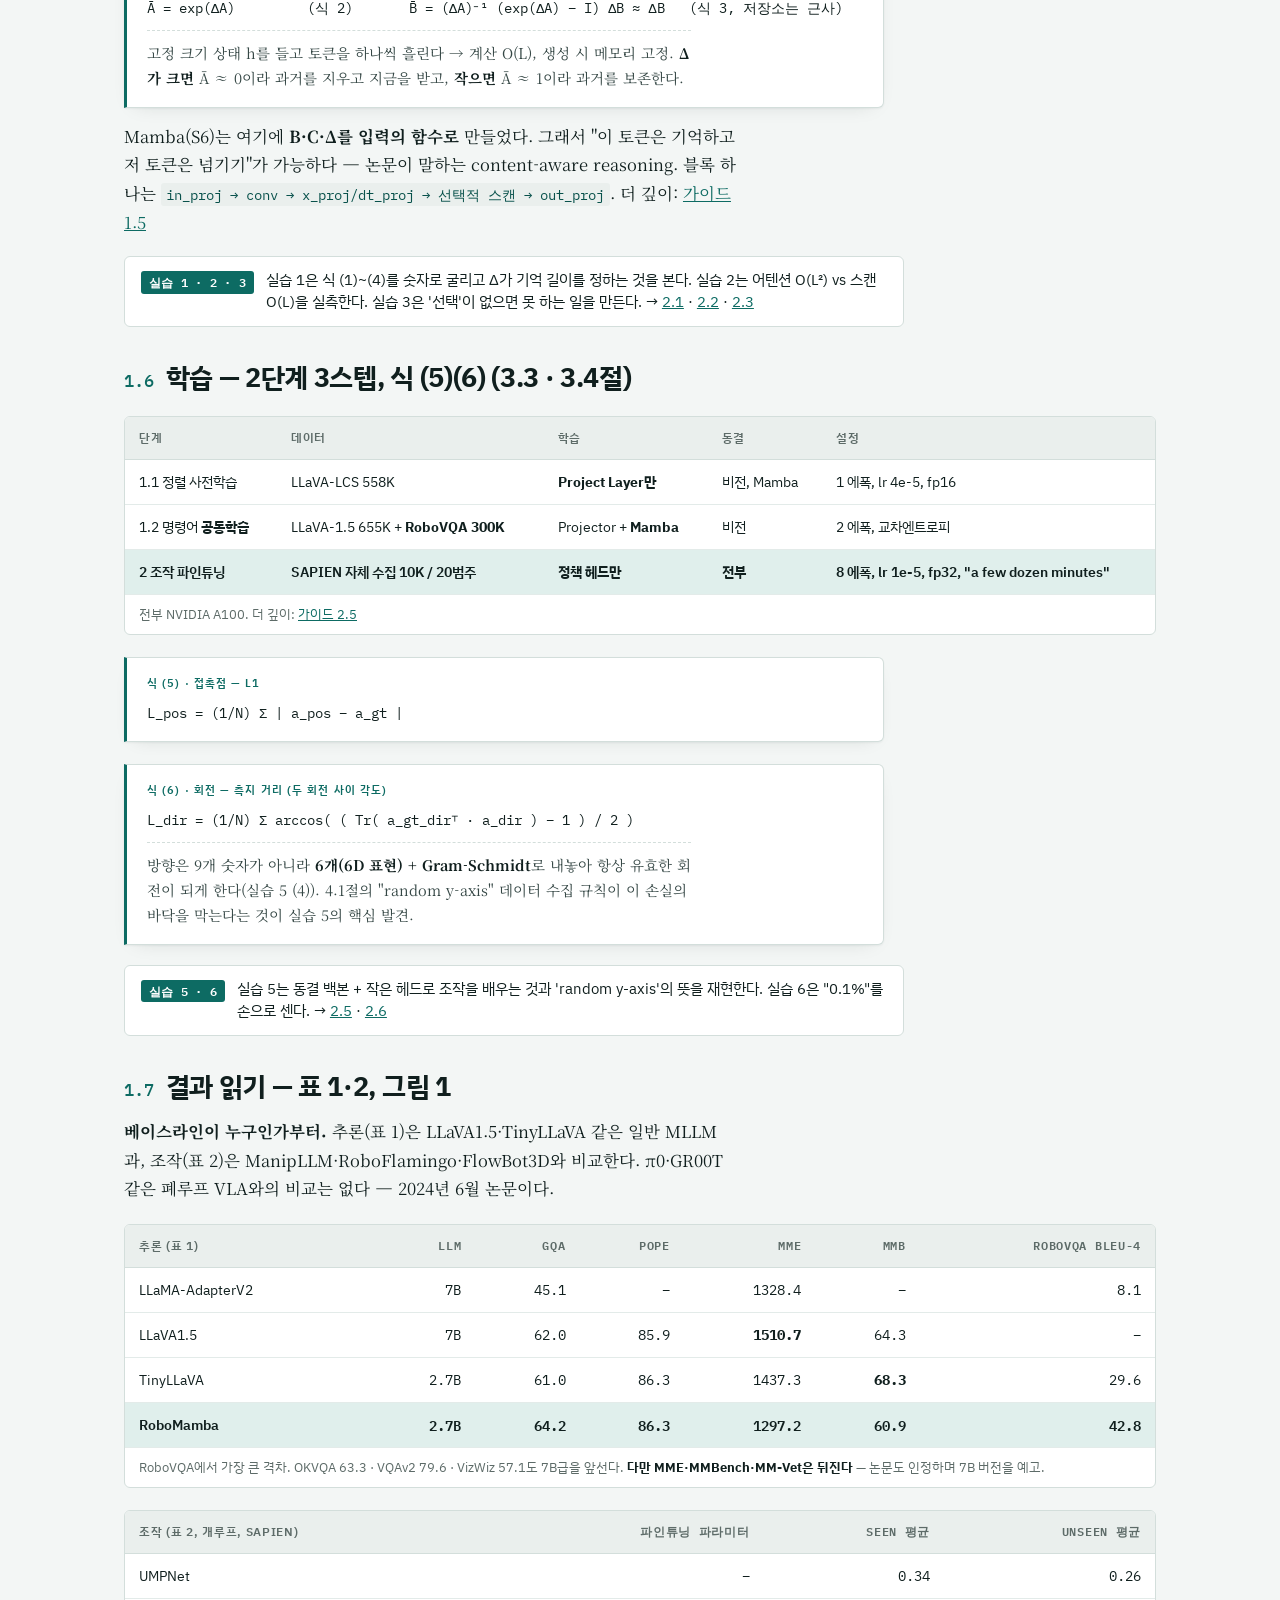
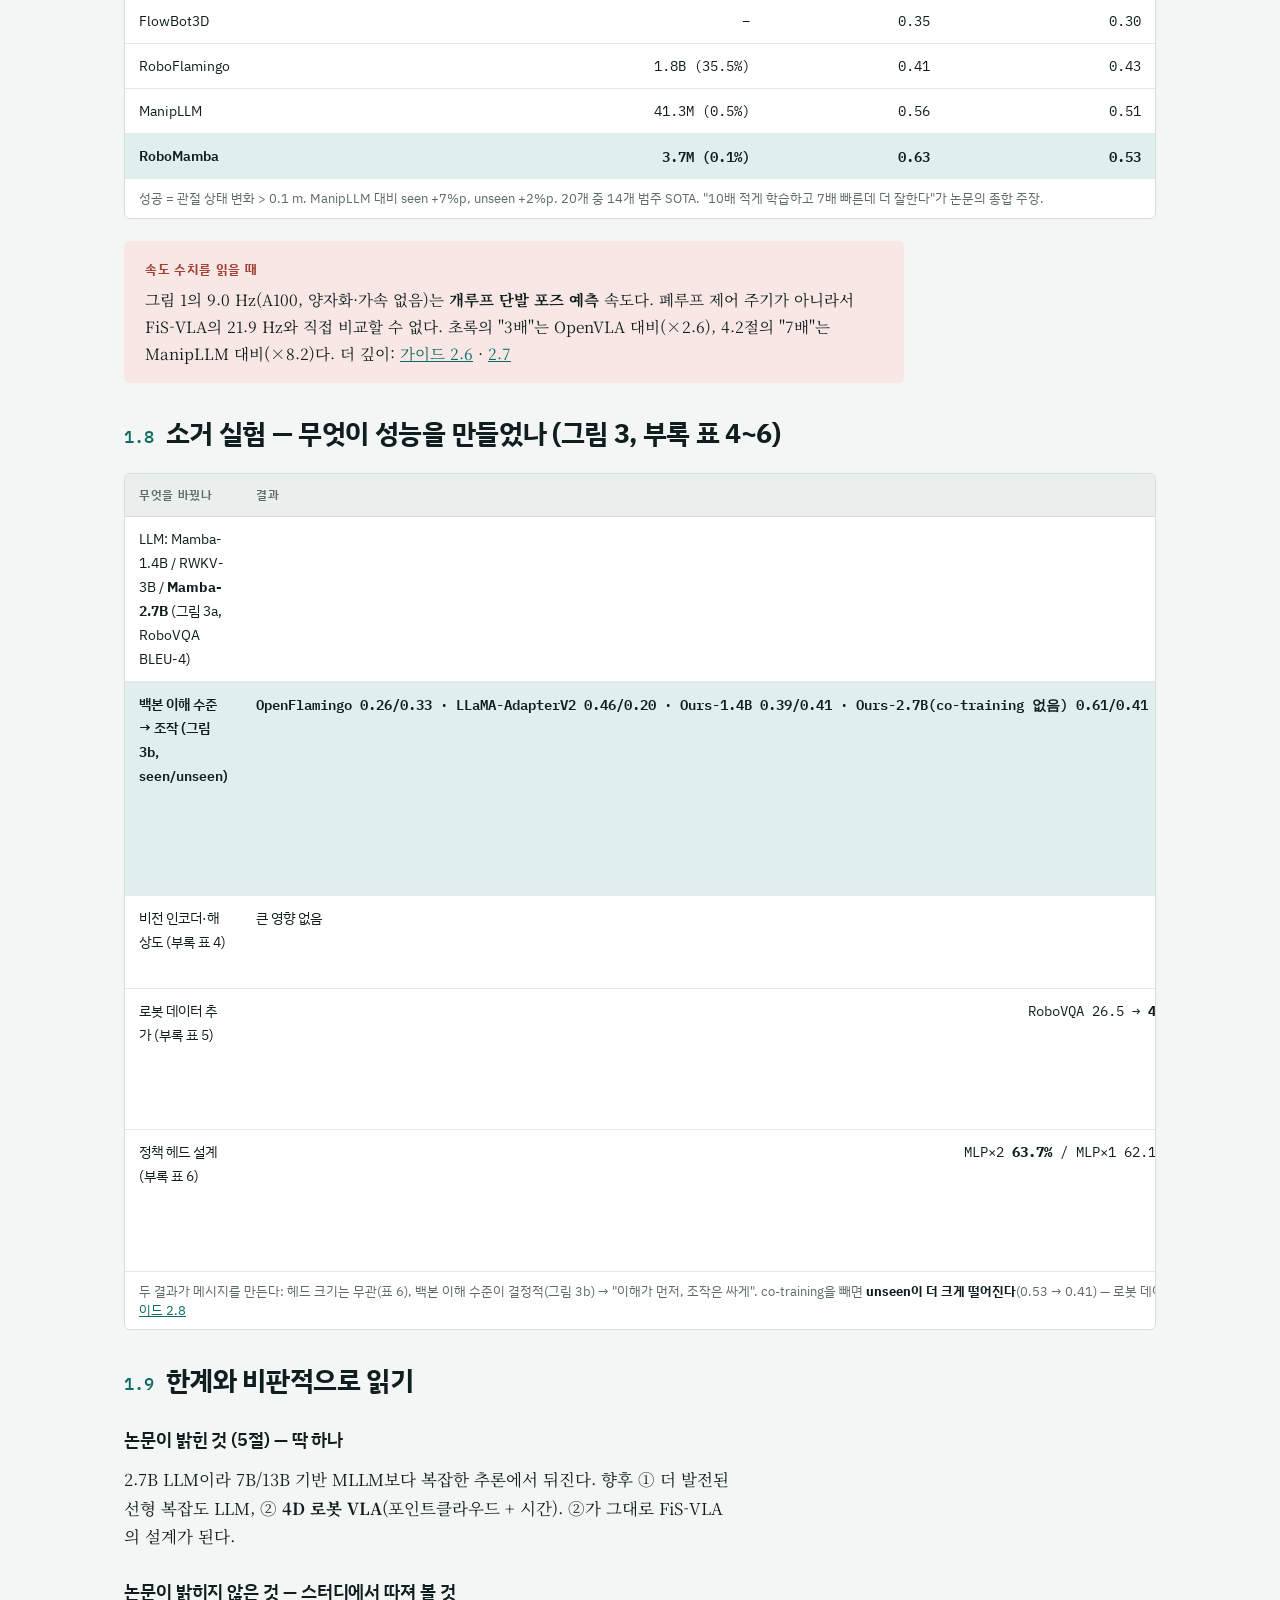
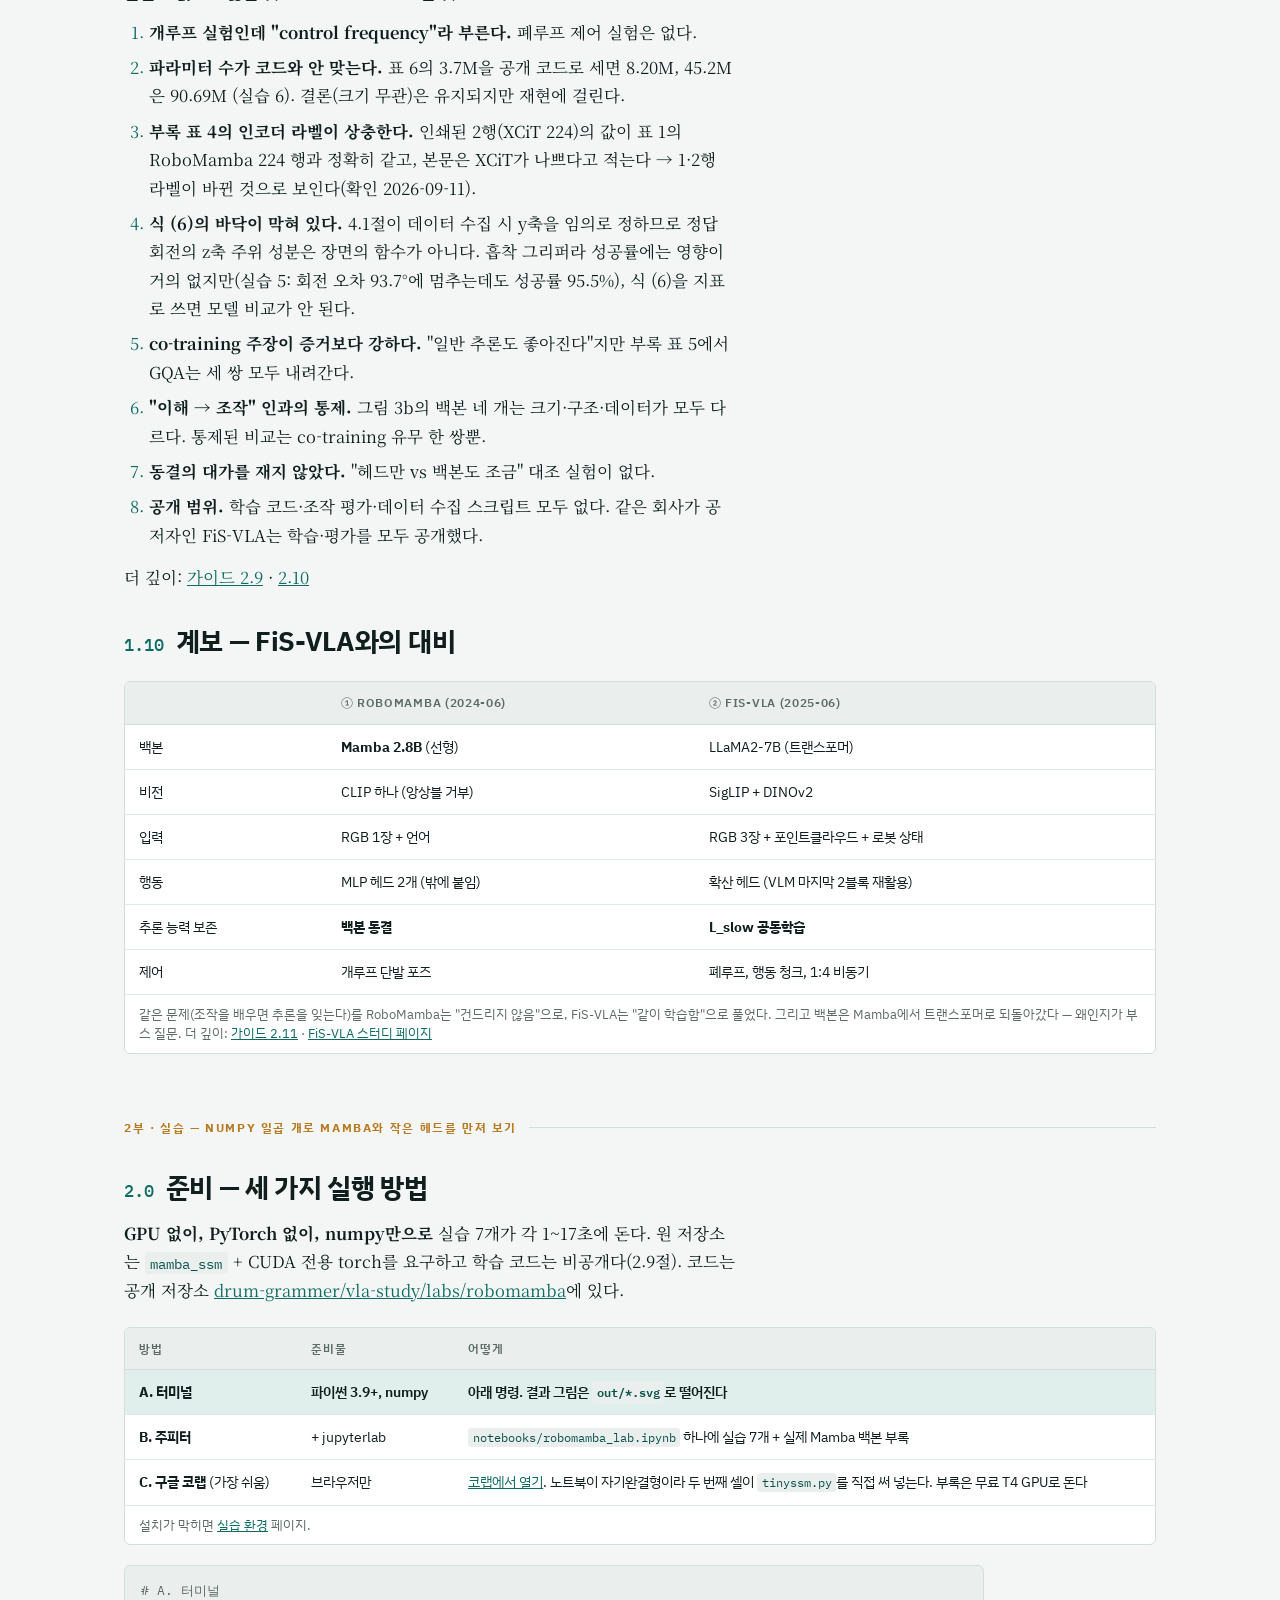
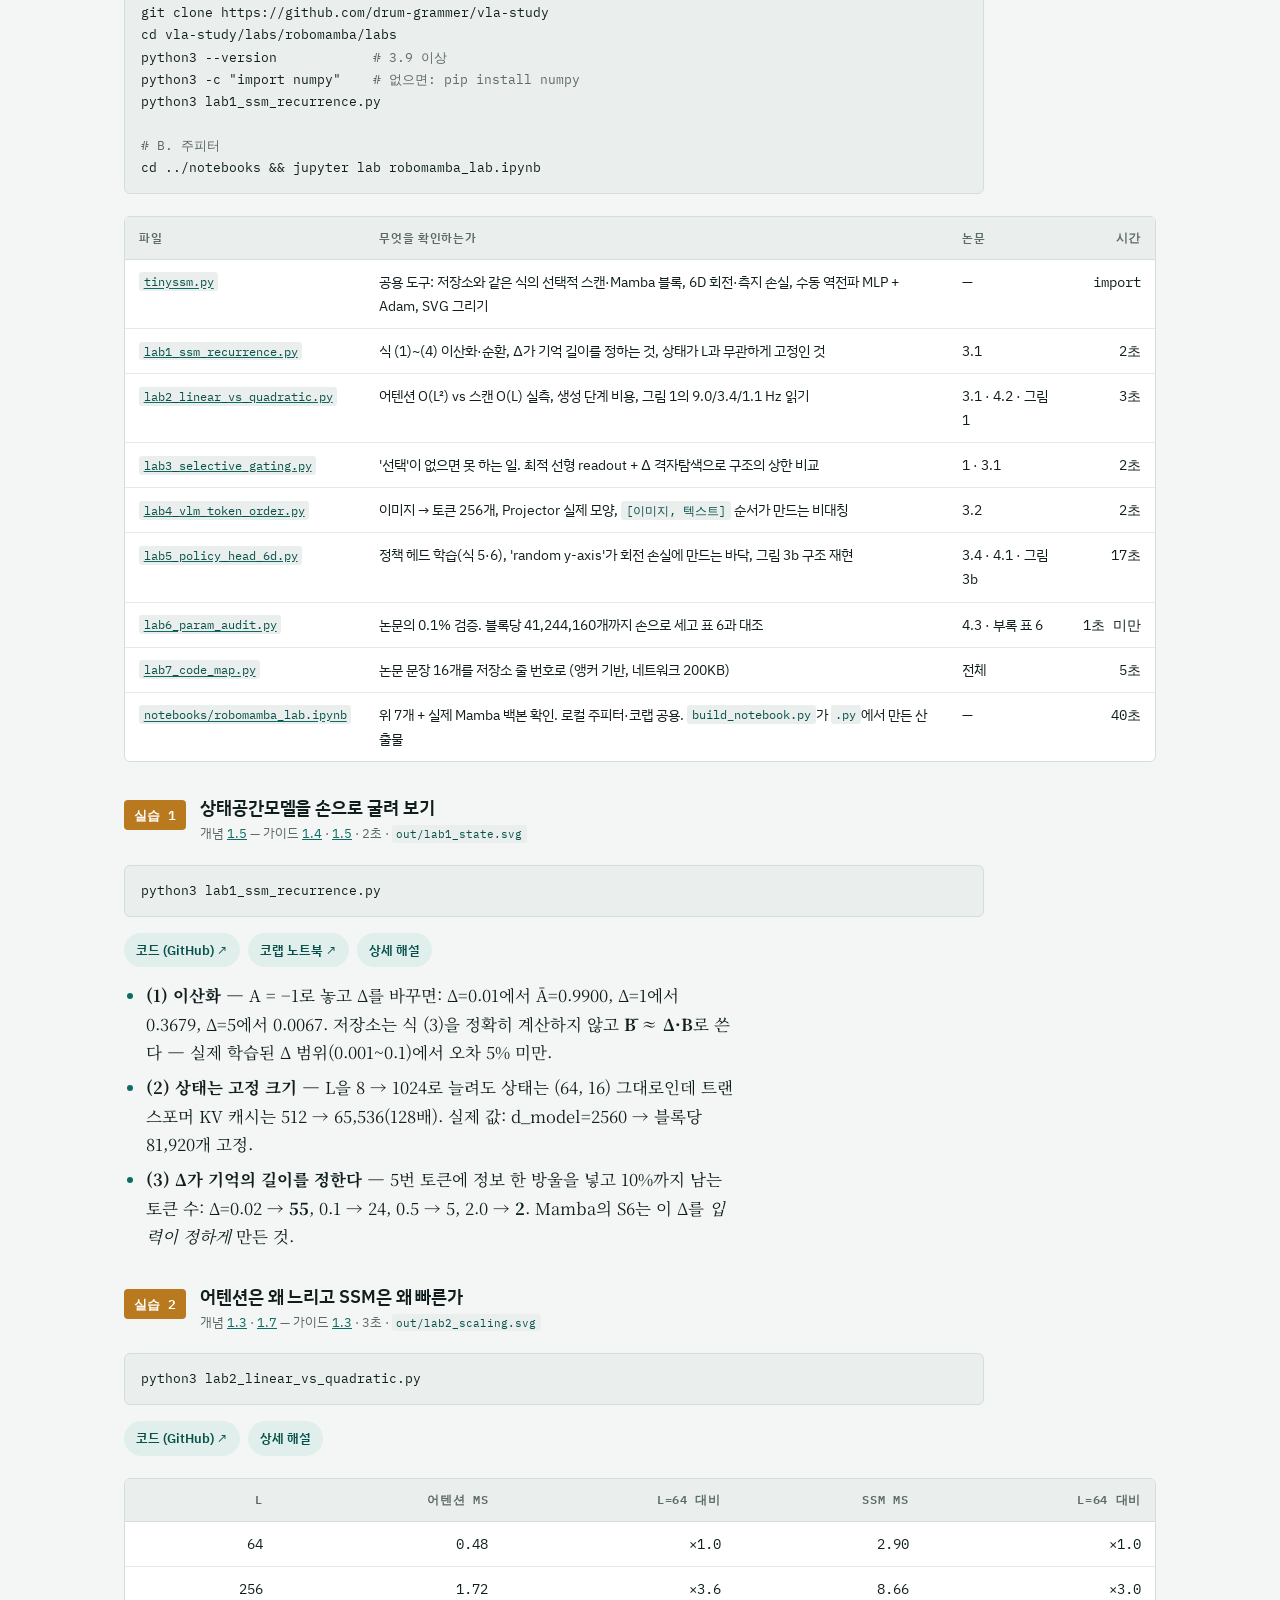
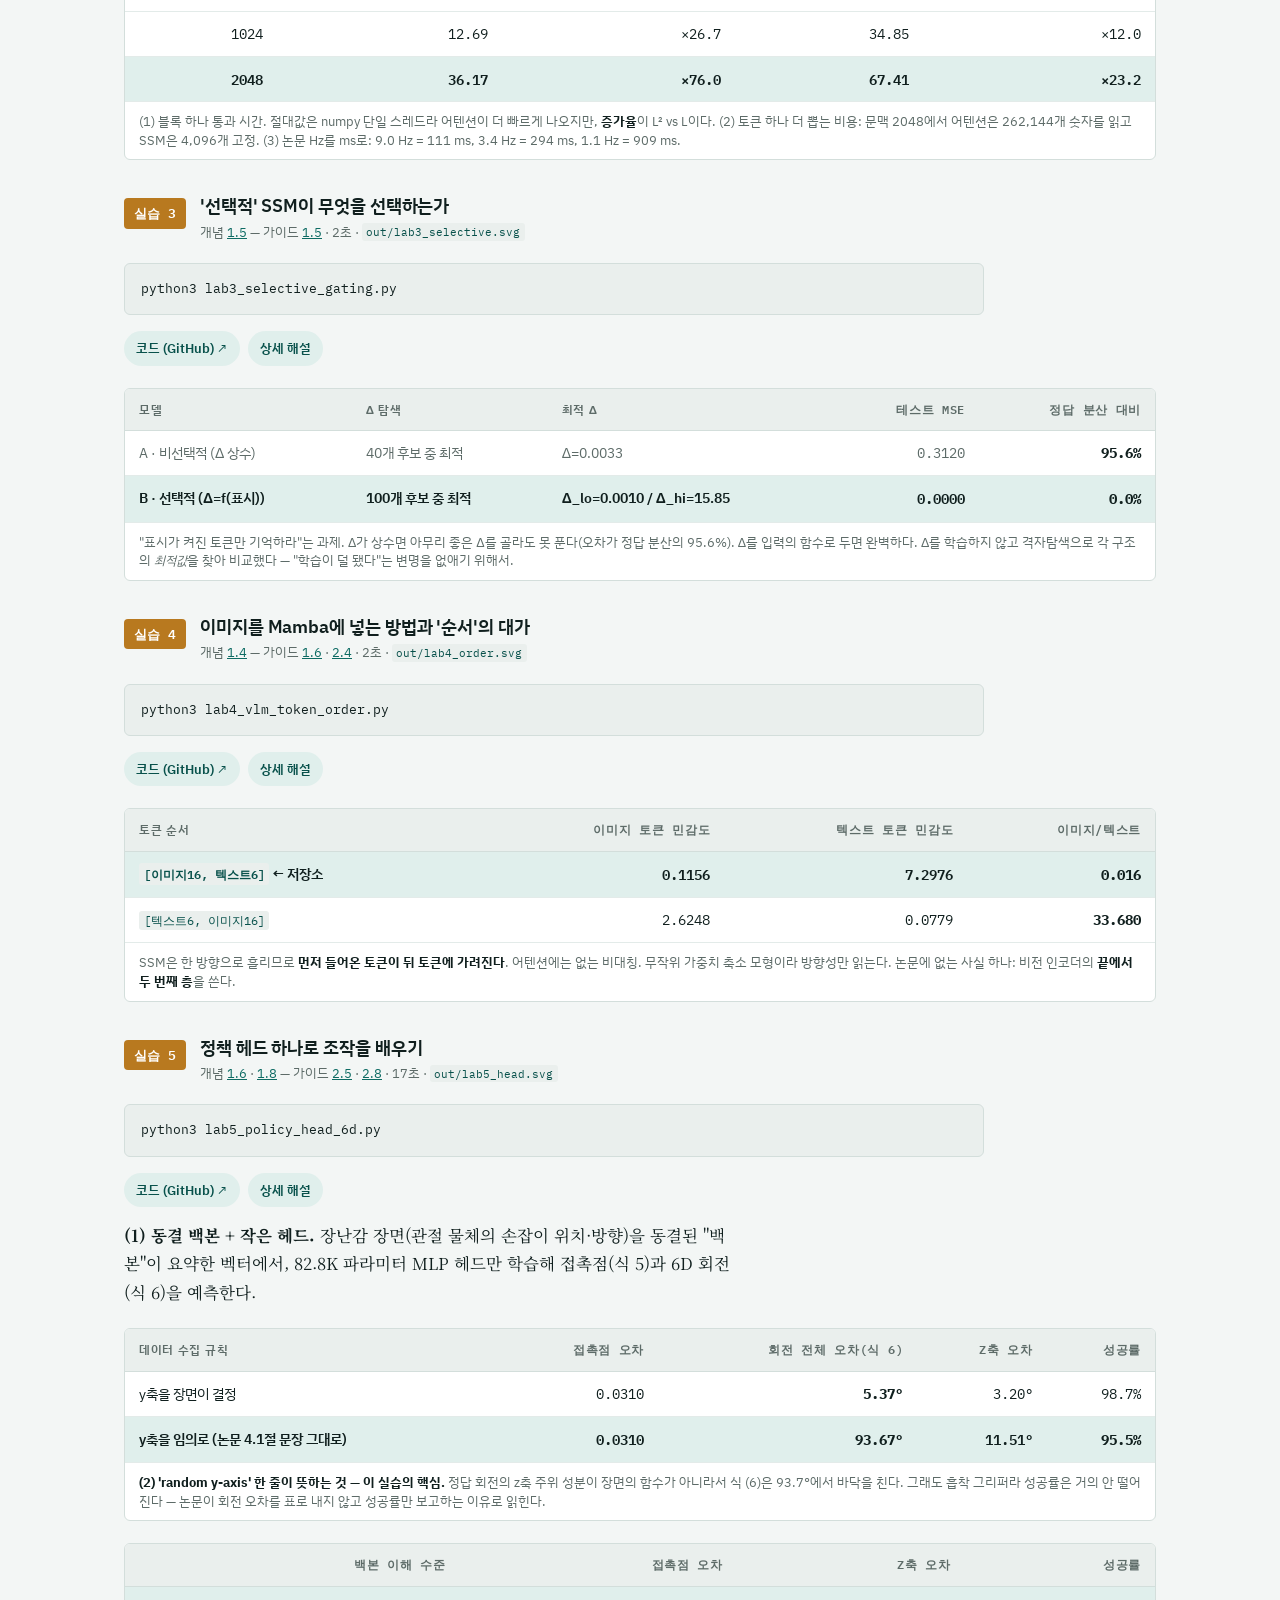
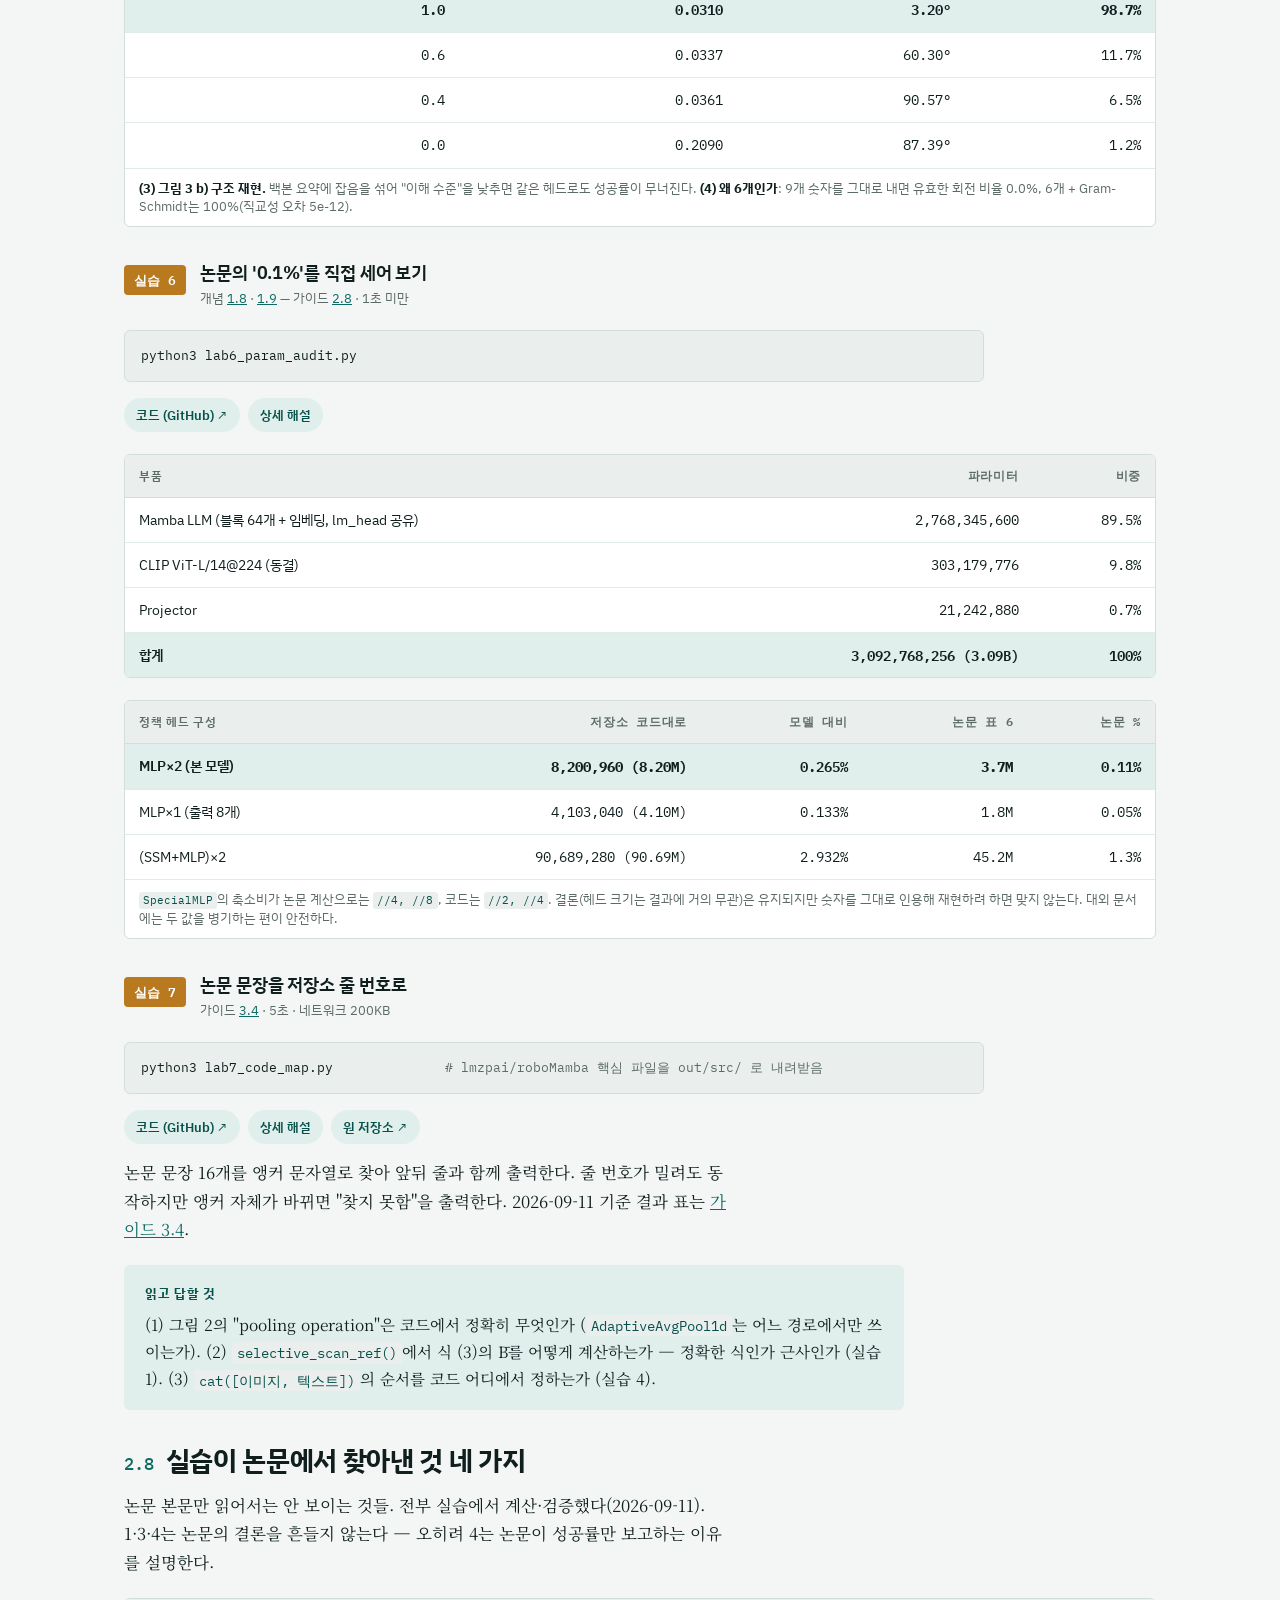
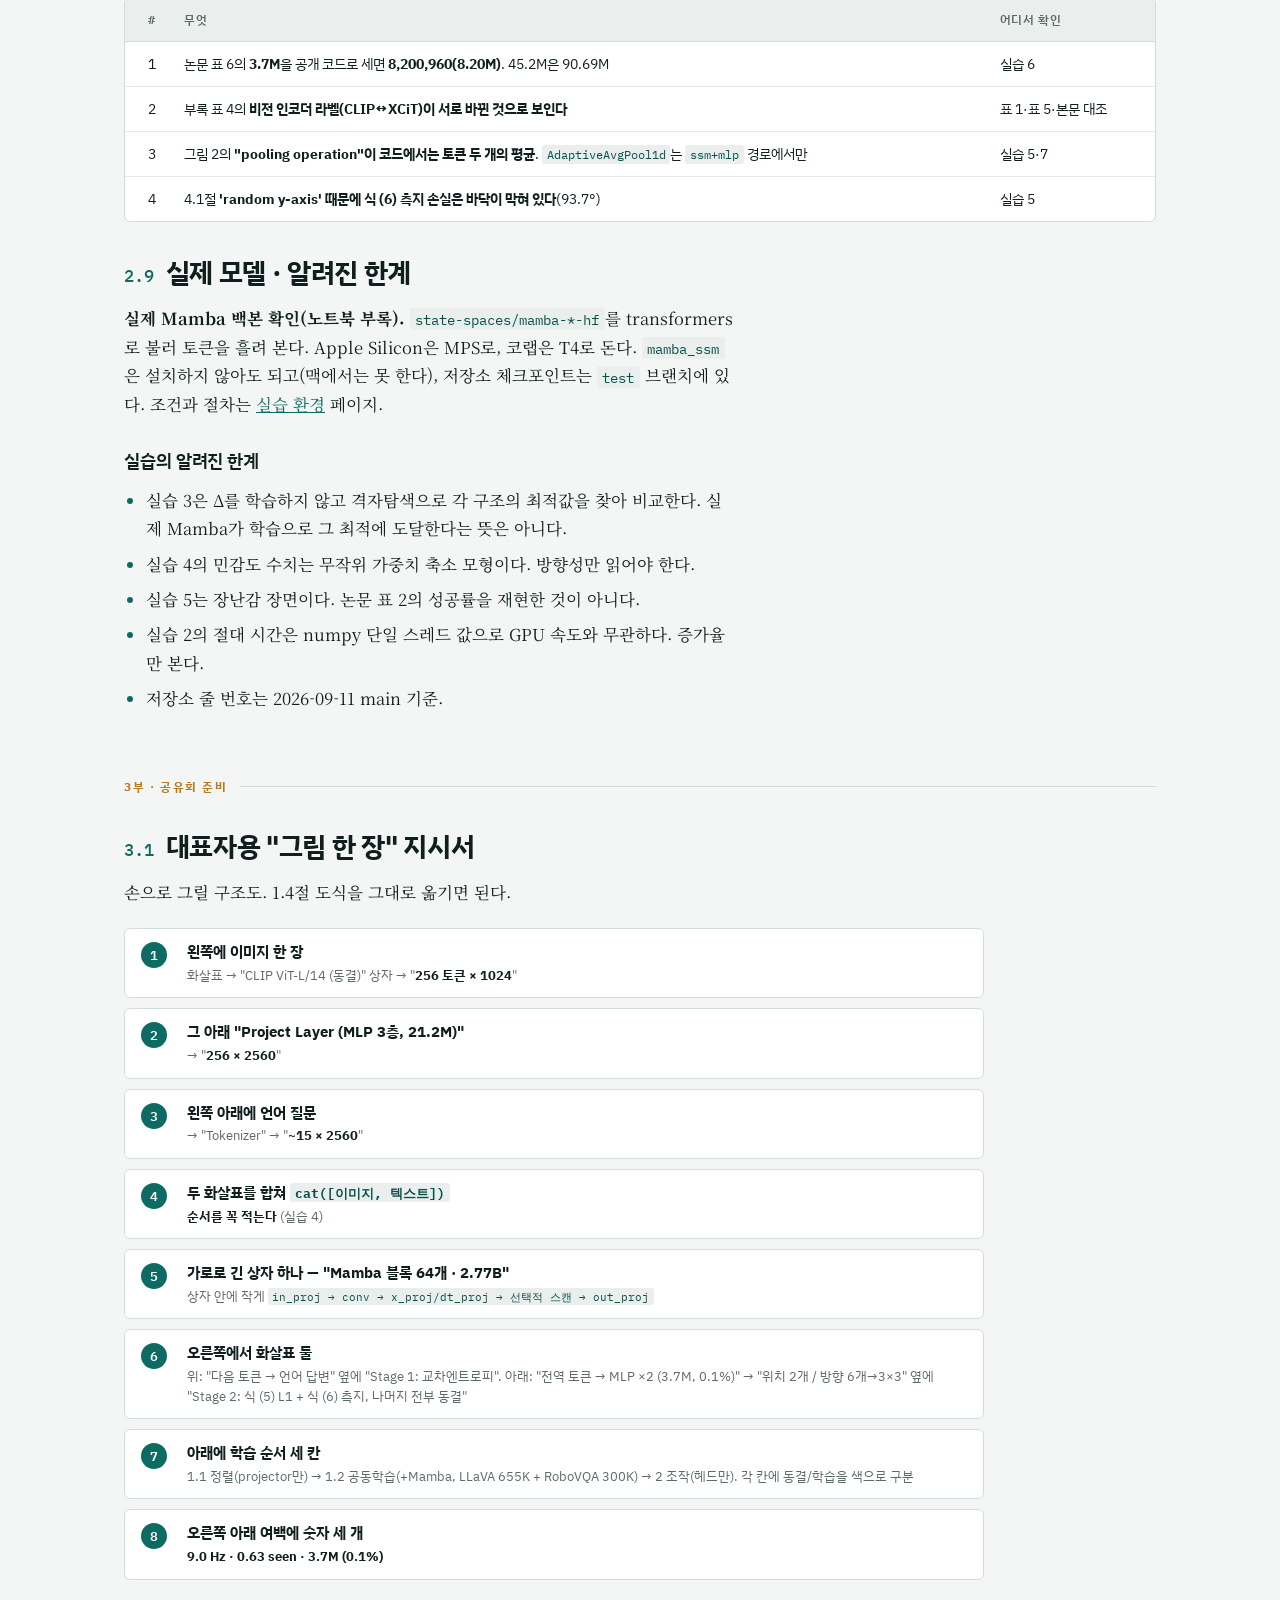
<file: paper-1-robomamba.html>
<!DOCTYPE html>
<html lang="ko">
<head>
<meta charset="utf-8">
<meta name="viewport" content="width=device-width, initial-scale=1">
<style>
    html { color-scheme: light; }
    body { margin: 0; font: 14px system-ui, -apple-system, sans-serif; background: #fafaf9; }
    img { max-width: 100%; }
    [hidden] { display: none !important; }
</style>
<title>RoboMamba 스터디 페이지</title>
<link rel="preconnect" href="https://fonts.gstatic.com" crossorigin>
<link rel="stylesheet" href="https://fonts.googleapis.com/css2?family=IBM+Plex+Sans+KR:wght@400;500;600;700&family=Noto+Serif+KR:wght@400;600;700&family=IBM+Plex+Mono:wght@400;500;600&display=swap">
<link rel="stylesheet" href="style.css">

</head>
<body>
<header class="masthead">
  <div class="wrap">
    <p class="crumbs"><a href="index.html">VLA 논문 6편 읽기</a> › 스터디 페이지 ① · 1주차</p>
    <div class="eyebrow">
      <span>논문 ① · 2024-06 · NeurIPS 2024</span>
      <span class="dim">개념 2시간 + 실습 90분 + 공유회 준비 30분</span>
    </div>
    <h1>RoboMamba — 이해가 먼저, 조작은 싸게</h1>
    <p class="standfirst">
      트랜스포머 대신 <strong>선형 복잡도의 Mamba</strong>를 LLM으로 쓴 VLA. 일반 VQA와 로봇 VQA를 섞어 학습해 추론 능력을 먼저 확보하고,
      그 뒤에는 백본을 완전히 동결한 채 <strong>MLP 헤드 두 개(모델의 0.1%)</strong>만 파인튜닝해 SE(3) 포즈 예측을 붙인다.
      FiS-VLA의 출발점이자, "추론 능력이 충분하면 조작은 최소 비용으로 붙는다"는 명제의 원천이다.
    </p>
    <p class="cite"><b>RoboMamba: Efficient Vision-Language-Action Model for Robotic Reasoning and Manipulation.</b>
      Jiaming Liu 외 — 베이징대 · <b>AI² Robotics</b> · BAAI. arXiv 2406.04339 (v1 2024-06-06 / v2 2024-12-14), NeurIPS 2024 채택.
      제1저자 Jiaming Liu는 FiS-VLA의 프로젝트 리드이기도 하다. 코드는 MIT 라이선스이나 <b>학습 코드는 비공개</b>(저자 메일 요청).</p>
    <div class="links">
      <a class="ext" href="https://arxiv.org/abs/2406.04339">arXiv</a>
      <a class="ext" href="https://arxiv.org/pdf/2406.04339">PDF</a>
      <a class="ext" href="https://github.com/lmzpai/roboMamba">원 저장소 lmzpai/roboMamba</a>
      <a class="ext" href="https://sites.google.com/view/robomamba-web">프로젝트 페이지</a>
      <a class="ext" href="https://github.com/drum-grammer/vla-study/tree/main/labs/robomamba">실습 코드 (공개)</a>
    </div>
    <div class="meta">
      <span><strong>주차</strong> 1주 (2026-09-14 ~ 09-20)</span>
      <span><strong>대표자</strong> 에디</span>
      <span><strong>짝 논문</strong> <a href="paper-2-fis-vla.html">② FiS-VLA</a></span>
      <span><strong>심화</strong> <a href="robomamba-guide.html">정독 가이드</a> · <a href="robomamba-lab.html">실습 상세</a></span>
      <span class="dim">갱신 2026-09-13</span>
    </div>
  </div>
</header>

<div class="wrap">
<main>

<details class="toc" open>
  <summary>이 페이지의 차례</summary>
  <div class="toc-body">
    <div class="grp">시작</div>
    <a href="#how"><span class="num">0</span>이 페이지로 공부하는 법 · 진행 체크</a>
    <a href="#summary"><span class="num">S</span>한 장 요약</a>
    <div class="grp">1부 · 개념</div>
    <a href="#c1"><span class="num">1.1</span>먼저 알아야 할 개념 여섯 개</a>
    <a href="#c2"><span class="num">1.2</span>문제 — 두 개의 약점</a>
    <a href="#c3"><span class="num">1.3</span>핵심 아이디어 — 그림 1</a>
    <a href="#c4"><span class="num">1.4</span>구조 — 그림 2, 입력·출력·손실</a>
    <a href="#c5"><span class="num">1.5</span>Mamba를 쓴 이유 — 식 (1)~(4)</a>
    <a href="#c6"><span class="num">1.6</span>학습 — 2단계 3스텝, 식 (5)(6)</a>
    <a href="#c7"><span class="num">1.7</span>결과 읽기 — 표 1·2, 그림 1</a>
    <a href="#c8"><span class="num">1.8</span>소거 실험</a>
    <a href="#c9"><span class="num">1.9</span>한계와 비판적으로 읽기</a>
    <a href="#c10"><span class="num">1.10</span>계보 — FiS-VLA와의 대비</a>
    <div class="grp">2부 · 실습 (numpy)</div>
    <a href="#prep"><span class="num">2.0</span>준비 — 세 가지 실행 방법</a>
    <a href="#lab1"><span class="num">2.1</span>상태공간모델을 손으로 굴려 보기</a>
    <a href="#lab2"><span class="num">2.2</span>어텐션은 왜 느리고 SSM은 왜 빠른가</a>
    <a href="#lab3"><span class="num">2.3</span>'선택적' SSM이 무엇을 선택하는가</a>
    <a href="#lab4"><span class="num">2.4</span>이미지를 Mamba에 넣는 방법과 순서의 대가</a>
    <a href="#lab5"><span class="num">2.5</span>정책 헤드 하나로 조작을 배우기</a>
    <a href="#lab6"><span class="num">2.6</span>'0.1%'를 직접 세어 보기</a>
    <a href="#lab7"><span class="num">2.7</span>논문 문장을 저장소 줄 번호로</a>
    <a href="#found"><span class="num">2.8</span>실습이 논문에서 찾아낸 것 네 가지</a>
    <a href="#gpu"><span class="num">2.9</span>실제 모델 · 알려진 한계</a>
    <div class="grp">3부 · 공유회 준비</div>
    <a href="#draw"><span class="num">3.1</span>대표자용 그림 한 장 지시서</a>
    <a href="#q3"><span class="num">3.2</span>공유회에서 던질 질문 세 개</a>
    <a href="#quiz"><span class="num">3.3</span>자가 점검 퀴즈 10문항</a>
    <a href="#booth"><span class="num">3.4</span>부스 질문의 근거</a>
    <div class="grp">4부</div>
    <a href="#map"><span class="num">4</span>자료 지도</a>
  </div>
</details>

<h2 id="how"><span class="num">0</span>이 페이지로 공부하는 법</h2>
<p class="col">위에서 아래로 읽는다. 논문 PDF는 옆에 펴 둔다 — 각 절에 "논문에서 볼 곳"을 적었다.
트랜스포머도 Mamba도 몰라도 되게 썼고, 부족하면 1.1절 링크로 정독 가이드 1부에 다녀온다. 실습은 파이썬 3.9와 numpy만 있으면 된다.</p>
<ol class="path">
  <li><div class="what"><b>한 장 요약을 읽고 논문 그림 1·2와 초록을 본다</b><div class="where">아래 S절. 시간이 없으면 여기까지만 해도 공유회 참여가 된다</div></div><span class="t">20분</span></li>
  <li><div class="what"><b>1부 개념 — 문제 → 아이디어 → 구조 → Mamba → 학습 → 결과 → 한계</b><div class="where">각 절 끝의 "논문에서" 표시대로 원문 절·그림·표를 함께 본다</div></div><span class="t">2시간</span></li>
  <li><div class="what"><b>2부 실습 일곱 개 — 순서대로</b><div class="where">명령 한 줄씩. 코드는 GitHub, 노트북 하나가 코랩에서 통째로 돈다</div></div><span class="t">90분</span></li>
  <li><div class="what"><b>3부 — 그림 한 장, 질문 세 개, 퀴즈 10문항</b><div class="where">대표자는 3.1·3.2, 참여자는 3.3. 부스 질문 근거는 3.4</div></div><span class="t">30분</span></li>
</ol>
<h3>진행 체크</h3>
<p class="col">이 브라우저에만 저장된다(서버 없음). 다른 기기에서는 다시 비어 있다.</p>
<ul class="checks">
  <li><label><input type="checkbox" id="k-summary"><span>한 장 요약 + 논문 그림 1·2·초록</span></label></li>
  <li><label><input type="checkbox" id="k-concept"><span>1부 개념 1.1 ~ 1.10</span></label></li>
  <li><label><input type="checkbox" id="k-lab1"><span>실습 1·2·3 (SSM · 복잡도 · 선택)</span></label></li>
  <li><label><input type="checkbox" id="k-lab4"><span>실습 4·5 (토큰 순서 · 정책 헤드)</span></label></li>
  <li><label><input type="checkbox" id="k-lab6"><span>실습 6·7 (파라미터 감사 · 코드 지도)</span></label></li>
  <li><label><input type="checkbox" id="k-quiz"><span>퀴즈 10문항 중 8개 이상</span></label></li>
  <li><label><input type="checkbox" id="k-share"><span>공유회 준비물 (그림 한 장 또는 질문) 완료</span></label></li>
</ul>

<h2 id="summary"><span class="num">S</span>한 장 요약</h2>
<div class="figs">
  <div class="fig"><span class="v">9.0 Hz</span><span class="k">추론 속도 (A100). OpenVLA 3.4, ManipLLM 1.1 — 개루프 단발 포즈</span></div>
  <div class="fig"><span class="v">0.63</span><span class="k">SAPIEN 시뮬 seen 평균 성공률. ManipLLM 0.56. unseen 0.53 vs 0.51</span></div>
  <div class="fig spike"><span class="v">3.7M</span><span class="k">파인튜닝 파라미터 = 전체의 0.1%. ManipLLM 41.3M의 1/10 (⚠️ 코드로 세면 8.20M)</span></div>
  <div class="fig"><span class="v">42.8</span><span class="k">RoboVQA BLEU-4. TinyLLaVA 29.6, LLaMA-AdapterV2 8.1</span></div>
  <div class="fig"><span class="v">2.7B</span><span class="k">Mamba LLM 크기. 64블록. 비전 인코더는 CLIP 하나</span></div>
</div>
<div class="box key"><span class="h">한 문장</span>
  LLM 백본을 트랜스포머가 아니라 <strong>Mamba-2.7B</strong>로 바꾸면 선형 복잡도로 빨라진다. 그리고 "추론 능력이 충분하면 조작은 아주 작은 헤드만 붙여도 배운다"는 가설을 세워,
  일반 VQA + 로봇 VQA 공동학습으로 추론을 갖춘 뒤 <strong>백본을 동결하고 MLP 정책 헤드만</strong> 학습해 접촉점 + 회전(SE(3) 포즈)을 예측한다.
</div>
<h3>기여 세 가지 (논문 1절)</h3>
<ol>
  <li>비전 인코더 + <strong>선형 복잡도 Mamba LLM</strong>을 결합한 종단간 VLA.</li>
  <li><strong>단순한 정책 헤드로 효율적 파인튜닝</strong>. 추론 능력이 충분하면 조작은 최소 비용으로 붙는다.</li>
  <li>일반·로봇 추론 벤치마크와 시뮬·실기 포즈 예측에서 검증.</li>
</ol>
<p class="col"><strong>논문에서 볼 곳</strong>: 초록, 그림 1(속도 비교와 추론 예시), 그림 2(전체 구조도). 그림 1의 예시 — "지난 20스텝" 이력을 주고 다음 5스텝을 물으면 LLaMA-AdapterV2는 "1- 끝"이라 답한다 — 가 논문이 말하는 "추론이 약하다"의 뜻이다.</p>

<div class="part">1부 · 개념</div>

<h2 id="c1"><span class="num">1.1</span>먼저 알아야 할 개념 여섯 개</h2>
<p class="col">각 항목의 링크는 정독 가이드 1부의 해당 절이다. FiS-VLA 페이지를 먼저 읽었다면 앞 둘은 건너뛴다.</p>
<div class="terms">
  <div><b>토큰과 임베딩</b>이미지 패치·언어를 같은 크기의 벡터 열로 만들어 세로로 쌓는다. RoboMamba는 <code>[이미지 256, 텍스트 ~15]</code> 순서다 — 이 순서가 실습 4의 주제. → <a href="robomamba-guide.html#s12">가이드 1.2</a></div>
  <div><b>트랜스포머와 어텐션 — 그리고 왜 느린가</b>모든 토큰이 모든 토큰을 본다 → 계산이 L². 토큰을 하나 더 뽑을 때마다 지금까지의 전부(KV 캐시)를 다시 읽는다. → <a href="robomamba-guide.html#s13">가이드 1.3</a></div>
  <div><b>순환신경망과 상태 — SSM의 조상</b>고정 크기 상태 h를 들고 토큰을 하나씩 흘린다. 계산 O(L), 생성 시 메모리 고정. 대신 "무엇을 기억할지"를 고를 수 없었다. → <a href="robomamba-guide.html#s14">가이드 1.4</a></div>
  <div><b>Mamba — 선택적 상태공간모델(S6)</b>B·C·Δ를 입력의 함수로 만들어 토큰마다 "기억할지 넘길지"를 정한다. Δ가 크면 과거를 지우고, 작으면 보존. → <a href="robomamba-guide.html#s15">가이드 1.5</a></div>
  <div><b>MLLM — 이미지를 LLM에 넣기</b>CLIP → 프로젝터(MLP) → LLM. RoboMamba는 비전 인코더 앙상블을 일부러 거부했다. → <a href="robomamba-guide.html#s16">가이드 1.6</a></div>
  <div><b>개루프 vs 폐루프, 관절 물체, 파인튜닝 전략</b>RoboMamba는 <em>한 번의 접촉 포즈</em>를 내는 개루프 예측이다(궤적 제어가 아니다). 무엇을 동결하고 무엇을 학습하는가가 논문의 핵심 선택. → <a href="robomamba-guide.html#s18">가이드 1.8</a> · <a href="robomamba-guide.html#s110">1.10</a></div>
</div>

<h2 id="c2"><span class="num">1.2</span>문제 — 두 개의 약점 (초록 · 1절)</h2>
<div class="tbl">
<table>
<thead><tr><th>약점</th><th>내용</th><th>논문의 답</th></tr></thead>
<tbody>
<tr><td><strong>추론이 약하다</strong></td><td>사전학습 MLLM의 로봇 장면 추론 능력이 부족해 복잡한 과제에서 무너진다 (그림 1의 "1- 끝" 예시)</td><td>일반 VQA + 로봇 VQA(RoboVQA 300K) 공동학습으로 추론 능력을 먼저 갖춘다</td></tr>
<tr><td><strong>비싸다</strong></td><td>어텐션 기반 LLM 때문에 파인튜닝도 추론도 비용이 크다 (OpenVLA 7B 3.4 Hz, ManipLLM 1.1 Hz)</td><td>백본을 Mamba로 바꾸고, 조작은 3.7M 헤드만 학습한다</td></tr>
</tbody>
<caption>더 깊이: <a href="robomamba-guide.html#s22">가이드 2.2</a></caption>
</table>
</div>

<h2 id="c3"><span class="num">1.3</span>핵심 아이디어 — 그림 1 읽기</h2>
<p class="col">그림 1은 두 부분이다. 왼쪽은 속도 막대(9.0 vs 3.4 vs 1.1 Hz), 오른쪽은 추론 예시.
논문의 주장은 두 겹이다: (1) <strong>Mamba라서 빠르다</strong> — 선형 복잡도. (2) <strong>이해가 먼저다</strong> — 추론 능력이 갖춰지면 조작은 작은 헤드로 충분히 붙는다.
(2)가 이후 FiS-VLA를 포함한 모든 후속 논문의 전제가 되므로, 그 근거가 얼마나 단단한지를 1.8·1.9절에서 따진다.</p>
<div class="box"><span class="h">비유</span>
  트랜스포머는 문장을 읽을 때 매 단어마다 앞 단어 전부를 다시 훑는 독자, Mamba는 "요약 메모 한 장"(고정 크기 상태)만 갱신하며 읽는 독자다.
  Mamba가 다른 점은 메모에 무엇을 적고 무엇을 지울지를 <em>지금 읽는 단어가 정한다</em>는 것. 더 깊이: <a href="robomamba-guide.html#s23">가이드 2.3</a>
</div>

<h2 id="c4"><span class="num">1.4</span>구조 — 그림 2 읽기, 입력·출력·손실 (3.2절)</h2>
<pre class="code">이미지 224×224 → CLIP ViT-L/14 (동결, 끝에서 2번째 층) → <b>256 토큰 × 1024</b>
                  → Project Layer (MLP 3층, 21.2M)     → <b>256 × 2560</b>
언어 질문        → Tokenizer (vocab 50280)            → <b>~15 × 2560</b>
   cat([이미지, 텍스트])  →  <b>Mamba 블록 64개 (2.77B)</b>  →  출력 토큰 열
                                    ├─ 다음 토큰 → 언어 답변 (추론)               <span class="c">Stage 1: 교차엔트로피</span>
                                    └─ 전역 토큰 → MLP ×2 → 위치 2개 / 방향 6개    <span class="c">Stage 2: 식 (5) L1 + 식 (6) 측지</span></pre>
<div class="tbl">
<table>
<thead><tr><th></th><th>내용</th></tr></thead>
<tbody>
<tr><td><strong>입력</strong></td><td>RGB 이미지 한 장 + 언어 질문. <em>그뿐이다</em> — 포인트클라우드도, 로봇 상태도, 과거 프레임도 없다</td></tr>
<tr><td><strong>출력 (추론)</strong></td><td>다음 토큰 → 언어 답변 (VQA, 로봇 계획)</td></tr>
<tr><td><strong>출력 (조작)</strong></td><td>SE(3) 포즈 — 접촉점 위치(2개, 이미지 좌표) + 그리퍼 방향(6D 표현 → 3×3 회전)</td></tr>
<tr><td><strong>손실</strong></td><td>Stage 1 교차엔트로피 · Stage 2 식 (5) 위치 L1 + 식 (6) 회전 측지 거리 (1.6절)</td></tr>
<tr><td>설계 선택</td><td>비전 인코더 앙상블(DINOv2+ConvNeXt+ViT)을 <strong>일부러 안 썼다</strong> — "실세계 실용성을 심하게 해친다". FiS-VLA는 SigLIP+DINOv2를 쓴다</td></tr>
</tbody>
<caption>더 깊이(부품 목록 전체): <a href="robomamba-guide.html#s24">가이드 2.4</a></caption>
</table>
</div>
<div class="lab-link"><span class="n">실습 4</span><span>이미지 → 토큰 256개, 프로젝터의 실제 모양, 그리고 <code>[이미지, 텍스트]</code> 순서가 만드는 비대칭(이미지 토큰 민감도 0.12 vs 텍스트 7.30)을 본다. → <a href="#lab4">2.4</a></span></div>

<h2 id="c5"><span class="num">1.5</span>Mamba를 쓴 이유 — 식 (1)~(4) (3.1절)</h2>
<div class="eq"><span class="tag">식 (1)(4) · 상태공간모델의 순환</span>
<pre>h_t = Ā h_{t−1} + B̄ x_t          y_t = C h_t
Ā = exp(ΔA)         (식 2)       B̄ = (ΔA)⁻¹ (exp(ΔA) − I) ΔB ≈ ΔB   (식 3, 저장소는 근사)</pre>
<p class="gloss">고정 크기 상태 h를 들고 토큰을 하나씩 흘린다 → 계산 O(L), 생성 시 메모리 고정. <strong>Δ가 크면</strong> Ā ≈ 0이라 과거를 지우고 지금을 받고, <strong>작으면</strong> Ā ≈ 1이라 과거를 보존한다.</p></div>
<p class="col">Mamba(S6)는 여기에 <strong>B·C·Δ를 입력의 함수로</strong> 만들었다. 그래서 "이 토큰은 기억하고 저 토큰은 넘기기"가 가능하다 — 논문이 말하는 content-aware reasoning.
블록 하나는 <code>in_proj → conv → x_proj/dt_proj → 선택적 스캔 → out_proj</code>. 더 깊이: <a href="robomamba-guide.html#s15">가이드 1.5</a></p>
<div class="lab-link"><span class="n">실습 1 · 2 · 3</span><span>실습 1은 식 (1)~(4)를 숫자로 굴리고 Δ가 기억 길이를 정하는 것을 본다. 실습 2는 어텐션 O(L²) vs 스캔 O(L)을 실측한다. 실습 3은 '선택'이 없으면 못 하는 일을 만든다. → <a href="#lab1">2.1</a> · <a href="#lab2">2.2</a> · <a href="#lab3">2.3</a></span></div>

<h2 id="c6"><span class="num">1.6</span>학습 — 2단계 3스텝, 식 (5)(6) (3.3 · 3.4절)</h2>
<div class="tbl">
<table>
<thead><tr><th>단계</th><th>데이터</th><th>학습</th><th>동결</th><th>설정</th></tr></thead>
<tbody>
<tr><td>1.1 정렬 사전학습</td><td>LLaVA-LCS 558K</td><td><strong>Project Layer만</strong></td><td>비전, Mamba</td><td>1 에폭, lr 4e-5, fp16</td></tr>
<tr><td>1.2 명령어 <strong>공동학습</strong></td><td>LLaVA-1.5 655K + <strong>RoboVQA 300K</strong></td><td>Projector + <strong>Mamba</strong></td><td>비전</td><td>2 에폭, 교차엔트로피</td></tr>
<tr class="hi"><td>2 조작 파인튜닝</td><td>SAPIEN 자체 수집 10K / 20범주</td><td><strong>정책 헤드만</strong></td><td><strong>전부</strong></td><td>8 에폭, lr 1e-5, fp32, "a few dozen minutes"</td></tr>
</tbody>
<caption>전부 NVIDIA A100. 더 깊이: <a href="robomamba-guide.html#s25">가이드 2.5</a></caption>
</table>
</div>
<div class="eq"><span class="tag">식 (5) · 접촉점 — L1</span>
<pre>L_pos = (1/N) Σ | a_pos − a_gt |</pre></div>
<div class="eq"><span class="tag">식 (6) · 회전 — 측지 거리 (두 회전 사이 각도)</span>
<pre>L_dir = (1/N) Σ arccos( ( Tr( a_gt_dirᵀ · a_dir ) − 1 ) / 2 )</pre>
<p class="gloss">방향은 9개 숫자가 아니라 <strong>6개(6D 표현) + Gram-Schmidt</strong>로 내놓아 항상 유효한 회전이 되게 한다(실습 5 (4)). 4.1절의 "random y-axis" 데이터 수집 규칙이 이 손실의 바닥을 막는다는 것이 실습 5의 핵심 발견.</p></div>
<div class="lab-link"><span class="n">실습 5 · 6</span><span>실습 5는 동결 백본 + 작은 헤드로 조작을 배우는 것과 'random y-axis'의 뜻을 재현한다. 실습 6은 "0.1%"를 손으로 센다. → <a href="#lab5">2.5</a> · <a href="#lab6">2.6</a></span></div>

<h2 id="c7"><span class="num">1.7</span>결과 읽기 — 표 1·2, 그림 1</h2>
<p class="col"><strong>베이스라인이 누구인가부터.</strong> 추론(표 1)은 LLaVA1.5·TinyLLaVA 같은 일반 MLLM과, 조작(표 2)은 ManipLLM·RoboFlamingo·FlowBot3D와 비교한다. π0·GR00T 같은 폐루프 VLA와의 비교는 없다 — 2024년 6월 논문이다.</p>
<div class="tbl">
<table>
<thead><tr><th>추론 (표 1)</th><th class="n">LLM</th><th class="n">GQA</th><th class="n">POPE</th><th class="n">MME</th><th class="n">MMB</th><th class="n">RoboVQA BLEU-4</th></tr></thead>
<tbody>
<tr><td>LLaMA-AdapterV2</td><td class="n">7B</td><td class="n">45.1</td><td class="n">–</td><td class="n">1328.4</td><td class="n">–</td><td class="n">8.1</td></tr>
<tr><td>LLaVA1.5</td><td class="n">7B</td><td class="n">62.0</td><td class="n">85.9</td><td class="n"><strong>1510.7</strong></td><td class="n">64.3</td><td class="n">–</td></tr>
<tr><td>TinyLLaVA</td><td class="n">2.7B</td><td class="n">61.0</td><td class="n">86.3</td><td class="n">1437.3</td><td class="n"><strong>68.3</strong></td><td class="n">29.6</td></tr>
<tr class="hi"><td>RoboMamba</td><td class="n">2.7B</td><td class="n">64.2</td><td class="n">86.3</td><td class="n">1297.2</td><td class="n">60.9</td><td class="n">42.8</td></tr>
</tbody>
<caption>RoboVQA에서 가장 큰 격차. OKVQA 63.3 · VQAv2 79.6 · VizWiz 57.1도 7B급을 앞선다. <strong>다만 MME·MMBench·MM-Vet은 뒤진다</strong> — 논문도 인정하며 7B 버전을 예고.</caption>
</table>
</div>
<div class="tbl">
<table>
<thead><tr><th>조작 (표 2, 개루프, SAPIEN)</th><th class="n">파인튜닝 파라미터</th><th class="n">seen 평균</th><th class="n">unseen 평균</th></tr></thead>
<tbody>
<tr><td>UMPNet</td><td class="n">–</td><td class="n">0.34</td><td class="n">0.26</td></tr>
<tr><td>FlowBot3D</td><td class="n">–</td><td class="n">0.35</td><td class="n">0.30</td></tr>
<tr><td>RoboFlamingo</td><td class="n">1.8B (35.5%)</td><td class="n">0.41</td><td class="n">0.43</td></tr>
<tr><td>ManipLLM</td><td class="n">41.3M (0.5%)</td><td class="n">0.56</td><td class="n">0.51</td></tr>
<tr class="hi"><td>RoboMamba</td><td class="n">3.7M (0.1%)</td><td class="n">0.63</td><td class="n">0.53</td></tr>
</tbody>
<caption>성공 = 관절 상태 변화 &gt; 0.1 m. ManipLLM 대비 seen +7%p, unseen +2%p. 20개 중 14개 범주 SOTA. "10배 적게 학습하고 7배 빠른데 더 잘한다"가 논문의 종합 주장.</caption>
</table>
</div>
<div class="box warn"><span class="h">속도 수치를 읽을 때</span>
  그림 1의 9.0 Hz(A100, 양자화·가속 없음)는 <strong>개루프 단발 포즈 예측</strong> 속도다. 폐루프 제어 주기가 아니라서 FiS-VLA의 21.9 Hz와 직접 비교할 수 없다.
  초록의 "3배"는 OpenVLA 대비(×2.6), 4.2절의 "7배"는 ManipLLM 대비(×8.2)다. 더 깊이: <a href="robomamba-guide.html#s26">가이드 2.6</a> · <a href="robomamba-guide.html#s27">2.7</a>
</div>

<h2 id="c8"><span class="num">1.8</span>소거 실험 — 무엇이 성능을 만들었나 (그림 3, 부록 표 4~6)</h2>
<div class="tbl">
<table>
<thead><tr><th>무엇을 바꿨나</th><th>결과</th><th>읽는 법</th></tr></thead>
<tbody>
<tr><td>LLM: Mamba-1.4B / RWKV-3B / <strong>Mamba-2.7B</strong> (그림 3a, RoboVQA BLEU-4)</td><td class="n">34.5 / 9.1 / <strong>42.8</strong></td><td>같은 데이터·같은 전략. RWKV는 무너진다</td></tr>
<tr class="hi"><td>백본 이해 수준 → 조작 (그림 3b, seen/unseen)</td><td class="n">OpenFlamingo 0.26/0.33 · LLaMA-AdapterV2 0.46/0.20 · Ours-1.4B 0.39/0.41 · Ours-2.7B(co-training 없음) 0.61/0.41 · <strong>Ours-2.7B 0.63/0.53</strong></td><td>"이해가 먼저"의 근거. 단, 통제된 비교는 co-training 유무 한 쌍뿐</td></tr>
<tr><td>비전 인코더·해상도 (부록 표 4)</td><td>큰 영향 없음</td><td>⚠️ 라벨 상충 — 1.9절</td></tr>
<tr><td>로봇 데이터 추가 (부록 표 5)</td><td class="n">RoboVQA 26.5 → <strong>42.8</strong> / GQA 65.3 → 64.2</td><td>로봇 추론은 오르고 일반 추론은 살짝 내린다</td></tr>
<tr><td>정책 헤드 설계 (부록 표 6)</td><td class="n">MLP×2 <strong>63.7%</strong> / MLP×1 62.1% / (SSM+MLP)×2 63.2%</td><td>헤드를 12배 키워도 같다 → 병목은 백본 표현</td></tr>
</tbody>
<caption>두 결과가 메시지를 만든다: 헤드 크기는 무관(표 6), 백본 이해 수준이 결정적(그림 3b) → "이해가 먼저, 조작은 싸게". co-training을 빼면 <strong>unseen이 더 크게 떨어진다</strong>(0.53 → 0.41) — 로봇 데이터의 이득은 주로 일반화에 있다. 더 깊이: <a href="robomamba-guide.html#s28">가이드 2.8</a></caption>
</table>
</div>

<h2 id="c9"><span class="num">1.9</span>한계와 비판적으로 읽기</h2>
<h3>논문이 밝힌 것 (5절) — 딱 하나</h3>
<p class="col">2.7B LLM이라 7B/13B 기반 MLLM보다 복잡한 추론에서 뒤진다. 향후 ① 더 발전된 선형 복잡도 LLM, ② <strong>4D 로봇 VLA</strong>(포인트클라우드 + 시간). ②가 그대로 FiS-VLA의 설계가 된다.</p>
<h3>논문이 밝히지 않은 것 — 스터디에서 따져 볼 것</h3>
<ol>
  <li><strong>개루프 실험인데 "control frequency"라 부른다.</strong> 폐루프 제어 실험은 없다.</li>
  <li><strong>파라미터 수가 코드와 안 맞는다.</strong> 표 6의 3.7M을 공개 코드로 세면 8.20M, 45.2M은 90.69M (실습 6). 결론(크기 무관)은 유지되지만 재현에 걸린다.</li>
  <li><strong>부록 표 4의 인코더 라벨이 상충한다.</strong> 인쇄된 2행(XCiT 224)의 값이 표 1의 RoboMamba 224 행과 정확히 같고, 본문은 XCiT가 나쁘다고 적는다 → 1·2행 라벨이 바뀐 것으로 보인다(확인 2026-09-11).</li>
  <li><strong>식 (6)의 바닥이 막혀 있다.</strong> 4.1절이 데이터 수집 시 y축을 임의로 정하므로 정답 회전의 z축 주위 성분은 장면의 함수가 아니다. 흡착 그리퍼라 성공률에는 영향이 거의 없지만(실습 5: 회전 오차 93.7°에 멈추는데도 성공률 95.5%), 식 (6)을 지표로 쓰면 모델 비교가 안 된다.</li>
  <li><strong>co-training 주장이 증거보다 강하다.</strong> "일반 추론도 좋아진다"지만 부록 표 5에서 GQA는 세 쌍 모두 내려간다.</li>
  <li><strong>"이해 → 조작" 인과의 통제.</strong> 그림 3b의 백본 네 개는 크기·구조·데이터가 모두 다르다. 통제된 비교는 co-training 유무 한 쌍뿐.</li>
  <li><strong>동결의 대가를 재지 않았다.</strong> "헤드만 vs 백본도 조금" 대조 실험이 없다.</li>
  <li><strong>공개 범위.</strong> 학습 코드·조작 평가·데이터 수집 스크립트 모두 없다. 같은 회사가 공저자인 FiS-VLA는 학습·평가를 모두 공개했다.</li>
</ol>
<p class="col">더 깊이: <a href="robomamba-guide.html#s29">가이드 2.9</a> · <a href="robomamba-guide.html#s210">2.10</a></p>

<h2 id="c10"><span class="num">1.10</span>계보 — FiS-VLA와의 대비</h2>
<div class="tbl">
<table>
<thead><tr><th></th><th>① RoboMamba (2024-06)</th><th>② FiS-VLA (2025-06)</th></tr></thead>
<tbody>
<tr><td>백본</td><td><strong>Mamba 2.8B</strong> (선형)</td><td>LLaMA2-7B (트랜스포머)</td></tr>
<tr><td>비전</td><td>CLIP 하나 (앙상블 거부)</td><td>SigLIP + DINOv2</td></tr>
<tr><td>입력</td><td>RGB 1장 + 언어</td><td>RGB 3장 + 포인트클라우드 + 로봇 상태</td></tr>
<tr><td>행동</td><td>MLP 헤드 2개 (밖에 붙임)</td><td>확산 헤드 (VLM 마지막 2블록 재활용)</td></tr>
<tr><td>추론 능력 보존</td><td><strong>백본 동결</strong></td><td><strong>L_slow 공동학습</strong></td></tr>
<tr><td>제어</td><td>개루프 단발 포즈</td><td>폐루프, 행동 청크, 1:4 비동기</td></tr>
</tbody>
<caption>같은 문제(조작을 배우면 추론을 잊는다)를 RoboMamba는 "건드리지 않음"으로, FiS-VLA는 "같이 학습함"으로 풀었다. 그리고 백본은 Mamba에서 트랜스포머로 되돌아갔다 — 왜인지가 부스 질문. 더 깊이: <a href="robomamba-guide.html#s211">가이드 2.11</a> · <a href="paper-2-fis-vla.html">FiS-VLA 스터디 페이지</a></caption>
</table>
</div>

<div class="part">2부 · 실습 — numpy 일곱 개로 Mamba와 작은 헤드를 만져 보기</div>

<h2 id="prep"><span class="num">2.0</span>준비 — 세 가지 실행 방법</h2>
<p class="col"><strong>GPU 없이, PyTorch 없이, numpy만으로</strong> 실습 7개가 각 1~17초에 돈다. 원 저장소는 <code>mamba_ssm</code> + CUDA 전용 torch를 요구하고 학습 코드는 비공개다(2.9절).
코드는 공개 저장소 <a href="https://github.com/drum-grammer/vla-study/tree/main/labs/robomamba">drum-grammer/vla-study/labs/robomamba</a>에 있다.</p>
<div class="tbl">
<table>
<thead><tr><th>방법</th><th>준비물</th><th>어떻게</th></tr></thead>
<tbody>
<tr class="hi"><td><strong>A. 터미널</strong></td><td>파이썬 3.9+, numpy</td><td>아래 명령. 결과 그림은 <code>out/*.svg</code>로 떨어진다</td></tr>
<tr><td><strong>B. 주피터</strong></td><td>+ jupyterlab</td><td><code>notebooks/robomamba_lab.ipynb</code> 하나에 실습 7개 + 실제 Mamba 백본 부록</td></tr>
<tr><td><strong>C. 구글 코랩</strong> (가장 쉬움)</td><td>브라우저만</td><td><a href="https://colab.research.google.com/github/drum-grammer/vla-study/blob/main/labs/robomamba/notebooks/robomamba_lab.ipynb">코랩에서 열기</a>. 노트북이 자기완결형이라 두 번째 셀이 <code>tinyssm.py</code>를 직접 써 넣는다. 부록은 무료 T4 GPU로 돈다</td></tr>
</tbody>
<caption>설치가 막히면 <a href="lab-environment.html">실습 환경</a> 페이지.</caption>
</table>
</div>
<pre class="code"><span class="c"># A. 터미널</span>
git clone https://github.com/drum-grammer/vla-study
cd vla-study/labs/robomamba/labs
python3 --version            <span class="c"># 3.9 이상</span>
python3 -c "import numpy"    <span class="c"># 없으면: pip install numpy</span>
python3 lab1_ssm_recurrence.py

<span class="c"># B. 주피터</span>
cd ../notebooks && jupyter lab robomamba_lab.ipynb</pre>
<div class="tbl">
<table>
<thead><tr><th>파일</th><th>무엇을 확인하는가</th><th>논문</th><th class="n">시간</th></tr></thead>
<tbody>
<tr><td><a href="https://github.com/drum-grammer/vla-study/blob/main/labs/robomamba/labs/tinyssm.py"><code>tinyssm.py</code></a></td><td>공용 도구: 저장소와 같은 식의 선택적 스캔·Mamba 블록, 6D 회전·측지 손실, 수동 역전파 MLP + Adam, SVG 그리기</td><td>—</td><td class="n">import</td></tr>
<tr><td><a href="https://github.com/drum-grammer/vla-study/blob/main/labs/robomamba/labs/lab1_ssm_recurrence.py"><code>lab1_ssm_recurrence.py</code></a></td><td>식 (1)~(4) 이산화·순환, Δ가 기억 길이를 정하는 것, 상태가 L과 무관하게 고정인 것</td><td>3.1</td><td class="n">2초</td></tr>
<tr><td><a href="https://github.com/drum-grammer/vla-study/blob/main/labs/robomamba/labs/lab2_linear_vs_quadratic.py"><code>lab2_linear_vs_quadratic.py</code></a></td><td>어텐션 O(L²) vs 스캔 O(L) 실측, 생성 단계 비용, 그림 1의 9.0/3.4/1.1 Hz 읽기</td><td>3.1 · 4.2 · 그림 1</td><td class="n">3초</td></tr>
<tr><td><a href="https://github.com/drum-grammer/vla-study/blob/main/labs/robomamba/labs/lab3_selective_gating.py"><code>lab3_selective_gating.py</code></a></td><td>'선택'이 없으면 못 하는 일. 최적 선형 readout + Δ 격자탐색으로 구조의 상한 비교</td><td>1 · 3.1</td><td class="n">2초</td></tr>
<tr><td><a href="https://github.com/drum-grammer/vla-study/blob/main/labs/robomamba/labs/lab4_vlm_token_order.py"><code>lab4_vlm_token_order.py</code></a></td><td>이미지 → 토큰 256개, Projector 실제 모양, <code>[이미지, 텍스트]</code> 순서가 만드는 비대칭</td><td>3.2</td><td class="n">2초</td></tr>
<tr><td><a href="https://github.com/drum-grammer/vla-study/blob/main/labs/robomamba/labs/lab5_policy_head_6d.py"><code>lab5_policy_head_6d.py</code></a></td><td>정책 헤드 학습(식 5·6), 'random y-axis'가 회전 손실에 만드는 바닥, 그림 3b 구조 재현</td><td>3.4 · 4.1 · 그림 3b</td><td class="n">17초</td></tr>
<tr><td><a href="https://github.com/drum-grammer/vla-study/blob/main/labs/robomamba/labs/lab6_param_audit.py"><code>lab6_param_audit.py</code></a></td><td>논문의 0.1% 검증. 블록당 41,244,160개까지 손으로 세고 표 6과 대조</td><td>4.3 · 부록 표 6</td><td class="n">1초 미만</td></tr>
<tr><td><a href="https://github.com/drum-grammer/vla-study/blob/main/labs/robomamba/labs/lab7_code_map.py"><code>lab7_code_map.py</code></a></td><td>논문 문장 16개를 저장소 줄 번호로 (앵커 기반, 네트워크 200KB)</td><td>전체</td><td class="n">5초</td></tr>
<tr><td><a href="https://github.com/drum-grammer/vla-study/blob/main/labs/robomamba/notebooks/robomamba_lab.ipynb"><code>notebooks/robomamba_lab.ipynb</code></a></td><td>위 7개 + 실제 Mamba 백본 확인. 로컬 주피터·코랩 공용. <code>build_notebook.py</code>가 <code>.py</code>에서 만든 산출물</td><td>—</td><td class="n">40초</td></tr>
</tbody>
</table>
</div>

<div class="lab-head" id="lab1"><span class="n">실습 1</span><div><h3>상태공간모델을 손으로 굴려 보기</h3><div class="ref">개념 <a href="#c5">1.5</a> — 가이드 <a href="robomamba-guide.html#s14">1.4</a> · <a href="robomamba-guide.html#s15">1.5</a> · 2초 · <code>out/lab1_state.svg</code></div></div></div>
<pre class="code">python3 lab1_ssm_recurrence.py</pre>
<div class="links">
  <a class="ext" href="https://github.com/drum-grammer/vla-study/blob/main/labs/robomamba/labs/lab1_ssm_recurrence.py">코드 (GitHub)</a>
  <a class="ext" href="https://colab.research.google.com/github/drum-grammer/vla-study/blob/main/labs/robomamba/notebooks/robomamba_lab.ipynb">코랩 노트북</a>
  <a href="robomamba-lab.html#l1">상세 해설</a>
</div>
<ul>
  <li><strong>(1) 이산화</strong> — A = −1로 놓고 Δ를 바꾸면: Δ=0.01에서 Ā=0.9900, Δ=1에서 0.3679, Δ=5에서 0.0067. 저장소는 식 (3)을 정확히 계산하지 않고 <strong>B̄ ≈ Δ·B</strong>로 쓴다 — 실제 학습된 Δ 범위(0.001~0.1)에서 오차 5% 미만.</li>
  <li><strong>(2) 상태는 고정 크기</strong> — L을 8 → 1024로 늘려도 상태는 (64, 16) 그대로인데 트랜스포머 KV 캐시는 512 → 65,536(128배). 실제 값: d_model=2560 → 블록당 81,920개 고정.</li>
  <li><strong>(3) Δ가 기억의 길이를 정한다</strong> — 5번 토큰에 정보 한 방울을 넣고 10%까지 남는 토큰 수: Δ=0.02 → <strong>55</strong>, 0.1 → 24, 0.5 → 5, 2.0 → <strong>2</strong>. Mamba의 S6는 이 Δ를 <em>입력이 정하게</em> 만든 것.</li>
</ul>

<div class="lab-head" id="lab2"><span class="n">실습 2</span><div><h3>어텐션은 왜 느리고 SSM은 왜 빠른가</h3><div class="ref">개념 <a href="#c3">1.3</a> · <a href="#c7">1.7</a> — 가이드 <a href="robomamba-guide.html#s13">1.3</a> · 3초 · <code>out/lab2_scaling.svg</code></div></div></div>
<pre class="code">python3 lab2_linear_vs_quadratic.py</pre>
<div class="links">
  <a class="ext" href="https://github.com/drum-grammer/vla-study/blob/main/labs/robomamba/labs/lab2_linear_vs_quadratic.py">코드 (GitHub)</a>
  <a href="robomamba-lab.html#l2">상세 해설</a>
</div>
<div class="tbl">
<table>
<thead><tr><th class="n">L</th><th class="n">어텐션 ms</th><th class="n">L=64 대비</th><th class="n">SSM ms</th><th class="n">L=64 대비</th></tr></thead>
<tbody>
<tr><td class="n">64</td><td class="n">0.48</td><td class="n">×1.0</td><td class="n">2.90</td><td class="n">×1.0</td></tr>
<tr><td class="n">256</td><td class="n">1.72</td><td class="n">×3.6</td><td class="n">8.66</td><td class="n">×3.0</td></tr>
<tr><td class="n">1024</td><td class="n">12.69</td><td class="n">×26.7</td><td class="n">34.85</td><td class="n">×12.0</td></tr>
<tr class="hi"><td class="n">2048</td><td class="n">36.17</td><td class="n">×76.0</td><td class="n">67.41</td><td class="n">×23.2</td></tr>
</tbody>
<caption>(1) 블록 하나 통과 시간. 절대값은 numpy 단일 스레드라 어텐션이 더 빠르게 나오지만, <strong>증가율</strong>이 L² vs L이다. (2) 토큰 하나 더 뽑는 비용: 문맥 2048에서 어텐션은 262,144개 숫자를 읽고 SSM은 4,096개 고정. (3) 논문 Hz를 ms로: 9.0 Hz = 111 ms, 3.4 Hz = 294 ms, 1.1 Hz = 909 ms.</caption>
</table>
</div>

<div class="lab-head" id="lab3"><span class="n">실습 3</span><div><h3>'선택적' SSM이 무엇을 선택하는가</h3><div class="ref">개념 <a href="#c5">1.5</a> — 가이드 <a href="robomamba-guide.html#s15">1.5</a> · 2초 · <code>out/lab3_selective.svg</code></div></div></div>
<pre class="code">python3 lab3_selective_gating.py</pre>
<div class="links">
  <a class="ext" href="https://github.com/drum-grammer/vla-study/blob/main/labs/robomamba/labs/lab3_selective_gating.py">코드 (GitHub)</a>
  <a href="robomamba-lab.html#l3">상세 해설</a>
</div>
<div class="tbl">
<table>
<thead><tr><th>모델</th><th>Δ 탐색</th><th>최적 Δ</th><th class="n">테스트 MSE</th><th class="n">정답 분산 대비</th></tr></thead>
<tbody>
<tr class="dim"><td>A · 비선택적 (Δ 상수)</td><td>40개 후보 중 최적</td><td>Δ=0.0033</td><td class="n">0.3120</td><td class="n"><strong>95.6%</strong></td></tr>
<tr class="hi"><td>B · 선택적 (Δ=f(표시))</td><td>100개 후보 중 최적</td><td>Δ_lo=0.0010 / Δ_hi=15.85</td><td class="n">0.0000</td><td class="n"><strong>0.0%</strong></td></tr>
</tbody>
<caption>"표시가 켜진 토큰만 기억하라"는 과제. Δ가 상수면 아무리 좋은 Δ를 골라도 못 푼다(오차가 정답 분산의 95.6%). Δ를 입력의 함수로 두면 완벽하다. Δ를 학습하지 않고 격자탐색으로 각 구조의 <em>최적값</em>을 찾아 비교했다 — "학습이 덜 됐다"는 변명을 없애기 위해서.</caption>
</table>
</div>

<div class="lab-head" id="lab4"><span class="n">실습 4</span><div><h3>이미지를 Mamba에 넣는 방법과 '순서'의 대가</h3><div class="ref">개념 <a href="#c4">1.4</a> — 가이드 <a href="robomamba-guide.html#s16">1.6</a> · <a href="robomamba-guide.html#s24">2.4</a> · 2초 · <code>out/lab4_order.svg</code></div></div></div>
<pre class="code">python3 lab4_vlm_token_order.py</pre>
<div class="links">
  <a class="ext" href="https://github.com/drum-grammer/vla-study/blob/main/labs/robomamba/labs/lab4_vlm_token_order.py">코드 (GitHub)</a>
  <a href="robomamba-lab.html#l4">상세 해설</a>
</div>
<div class="tbl">
<table>
<thead><tr><th>토큰 순서</th><th class="n">이미지 토큰 민감도</th><th class="n">텍스트 토큰 민감도</th><th class="n">이미지/텍스트</th></tr></thead>
<tbody>
<tr class="hi"><td><code>[이미지16, 텍스트6]</code> ← 저장소</td><td class="n">0.1156</td><td class="n">7.2976</td><td class="n"><strong>0.016</strong></td></tr>
<tr><td><code>[텍스트6, 이미지16]</code></td><td class="n">2.6248</td><td class="n">0.0779</td><td class="n"><strong>33.680</strong></td></tr>
</tbody>
<caption>SSM은 한 방향으로 흘리므로 <strong>먼저 들어온 토큰이 뒤 토큰에 가려진다</strong>. 어텐션에는 없는 비대칭. 무작위 가중치 축소 모형이라 방향성만 읽는다. 논문에 없는 사실 하나: 비전 인코더의 <strong>끝에서 두 번째 층</strong>을 쓴다.</caption>
</table>
</div>

<div class="lab-head" id="lab5"><span class="n">실습 5</span><div><h3>정책 헤드 하나로 조작을 배우기</h3><div class="ref">개념 <a href="#c6">1.6</a> · <a href="#c8">1.8</a> — 가이드 <a href="robomamba-guide.html#s25">2.5</a> · <a href="robomamba-guide.html#s28">2.8</a> · 17초 · <code>out/lab5_head.svg</code></div></div></div>
<pre class="code">python3 lab5_policy_head_6d.py</pre>
<div class="links">
  <a class="ext" href="https://github.com/drum-grammer/vla-study/blob/main/labs/robomamba/labs/lab5_policy_head_6d.py">코드 (GitHub)</a>
  <a href="robomamba-lab.html#l5">상세 해설</a>
</div>
<p class="col"><strong>(1) 동결 백본 + 작은 헤드.</strong> 장난감 장면(관절 물체의 손잡이 위치·방향)을 동결된 "백본"이 요약한 벡터에서, 82.8K 파라미터 MLP 헤드만 학습해 접촉점(식 5)과 6D 회전(식 6)을 예측한다.</p>
<div class="tbl">
<table>
<thead><tr><th>데이터 수집 규칙</th><th class="n">접촉점 오차</th><th class="n">회전 전체 오차(식 6)</th><th class="n">z축 오차</th><th class="n">성공률</th></tr></thead>
<tbody>
<tr><td>y축을 장면이 결정</td><td class="n">0.0310</td><td class="n"><strong>5.37°</strong></td><td class="n">3.20°</td><td class="n">98.7%</td></tr>
<tr class="hi"><td>y축을 임의로 (논문 4.1절 문장 그대로)</td><td class="n">0.0310</td><td class="n"><strong>93.67°</strong></td><td class="n">11.51°</td><td class="n"><strong>95.5%</strong></td></tr>
</tbody>
<caption><strong>(2) 'random y-axis' 한 줄이 뜻하는 것 — 이 실습의 핵심.</strong> 정답 회전의 z축 주위 성분이 장면의 함수가 아니라서 식 (6)은 93.7°에서 바닥을 친다. 그래도 흡착 그리퍼라 성공률은 거의 안 떨어진다 — 논문이 회전 오차를 표로 내지 않고 성공률만 보고하는 이유로 읽힌다.</caption>
</table>
</div>
<div class="tbl">
<table>
<thead><tr><th class="n">백본 이해 수준</th><th class="n">접촉점 오차</th><th class="n">z축 오차</th><th class="n">성공률</th></tr></thead>
<tbody>
<tr class="hi"><td class="n">1.0</td><td class="n">0.0310</td><td class="n">3.20°</td><td class="n"><strong>98.7%</strong></td></tr>
<tr><td class="n">0.6</td><td class="n">0.0337</td><td class="n">60.30°</td><td class="n">11.7%</td></tr>
<tr><td class="n">0.4</td><td class="n">0.0361</td><td class="n">90.57°</td><td class="n">6.5%</td></tr>
<tr><td class="n">0.0</td><td class="n">0.2090</td><td class="n">87.39°</td><td class="n">1.2%</td></tr>
</tbody>
<caption><strong>(3) 그림 3 b) 구조 재현.</strong> 백본 요약에 잡음을 섞어 "이해 수준"을 낮추면 같은 헤드로도 성공률이 무너진다. <strong>(4) 왜 6개인가</strong>: 9개 숫자를 그대로 내면 유효한 회전 비율 0.0%, 6개 + Gram-Schmidt는 100%(직교성 오차 5e-12).</caption>
</table>
</div>

<div class="lab-head" id="lab6"><span class="n">실습 6</span><div><h3>논문의 '0.1%'를 직접 세어 보기</h3><div class="ref">개념 <a href="#c8">1.8</a> · <a href="#c9">1.9</a> — 가이드 <a href="robomamba-guide.html#s28">2.8</a> · 1초 미만</div></div></div>
<pre class="code">python3 lab6_param_audit.py</pre>
<div class="links">
  <a class="ext" href="https://github.com/drum-grammer/vla-study/blob/main/labs/robomamba/labs/lab6_param_audit.py">코드 (GitHub)</a>
  <a href="robomamba-lab.html#l6">상세 해설</a>
</div>
<div class="tbl">
<table>
<thead><tr><th>부품</th><th class="n">파라미터</th><th class="n">비중</th></tr></thead>
<tbody>
<tr><td>Mamba LLM (블록 64개 + 임베딩, lm_head 공유)</td><td class="n">2,768,345,600</td><td class="n">89.5%</td></tr>
<tr><td>CLIP ViT-L/14@224 (동결)</td><td class="n">303,179,776</td><td class="n">9.8%</td></tr>
<tr><td>Projector</td><td class="n">21,242,880</td><td class="n">0.7%</td></tr>
<tr class="hi"><td>합계</td><td class="n">3,092,768,256 (3.09B)</td><td class="n">100%</td></tr>
</tbody>
</table>
</div>
<div class="tbl">
<table>
<thead><tr><th>정책 헤드 구성</th><th class="n">저장소 코드대로</th><th class="n">모델 대비</th><th class="n">논문 표 6</th><th class="n">논문 %</th></tr></thead>
<tbody>
<tr class="hi"><td>MLP×2 (본 모델)</td><td class="n"><strong>8,200,960 (8.20M)</strong></td><td class="n">0.265%</td><td class="n"><strong>3.7M</strong></td><td class="n">0.11%</td></tr>
<tr><td>MLP×1 (출력 8개)</td><td class="n">4,103,040 (4.10M)</td><td class="n">0.133%</td><td class="n">1.8M</td><td class="n">0.05%</td></tr>
<tr><td>(SSM+MLP)×2</td><td class="n">90,689,280 (90.69M)</td><td class="n">2.932%</td><td class="n">45.2M</td><td class="n">1.3%</td></tr>
</tbody>
<caption><code>SpecialMLP</code>의 축소비가 논문 계산으로는 <code>//4, //8</code>, 코드는 <code>//2, //4</code>. 결론(헤드 크기는 결과에 거의 무관)은 유지되지만 숫자를 그대로 인용해 재현하려 하면 맞지 않는다. 대외 문서에는 두 값을 병기하는 편이 안전하다.</caption>
</table>
</div>

<div class="lab-head" id="lab7"><span class="n">실습 7</span><div><h3>논문 문장을 저장소 줄 번호로</h3><div class="ref">가이드 <a href="robomamba-guide.html#s34">3.4</a> · 5초 · 네트워크 200KB</div></div></div>
<pre class="code">python3 lab7_code_map.py              <span class="c"># lmzpai/roboMamba 핵심 파일을 out/src/ 로 내려받음</span></pre>
<div class="links">
  <a class="ext" href="https://github.com/drum-grammer/vla-study/blob/main/labs/robomamba/labs/lab7_code_map.py">코드 (GitHub)</a>
  <a href="robomamba-lab.html#l7">상세 해설</a>
  <a class="ext" href="https://github.com/lmzpai/roboMamba">원 저장소</a>
</div>
<p class="col">논문 문장 16개를 앵커 문자열로 찾아 앞뒤 줄과 함께 출력한다. 줄 번호가 밀려도 동작하지만 앵커 자체가 바뀌면 "찾지 못함"을 출력한다. 2026-09-11 기준 결과 표는 <a href="robomamba-guide.html#s34">가이드 3.4</a>.</p>
<div class="box key"><span class="h">읽고 답할 것</span>
  (1) 그림 2의 "pooling operation"은 코드에서 정확히 무엇인가 (<code>AdaptiveAvgPool1d</code>는 어느 경로에서만 쓰이는가).
  (2) <code>selective_scan_ref()</code>에서 식 (3)의 B̄를 어떻게 계산하는가 — 정확한 식인가 근사인가 (실습 1).
  (3) <code>cat([이미지, 텍스트])</code>의 순서를 코드 어디에서 정하는가 (실습 4).
</div>

<h2 id="found"><span class="num">2.8</span>실습이 논문에서 찾아낸 것 네 가지</h2>
<p class="col">논문 본문만 읽어서는 안 보이는 것들. 전부 실습에서 계산·검증했다(2026-09-11). 1·3·4는 논문의 결론을 흔들지 않는다 — 오히려 4는 논문이 성공률만 보고하는 이유를 설명한다.</p>
<div class="tbl">
<table>
<thead><tr><th class="n">#</th><th>무엇</th><th>어디서 확인</th></tr></thead>
<tbody>
<tr><td class="n">1</td><td>논문 표 6의 <strong>3.7M</strong>을 공개 코드로 세면 <strong>8,200,960(8.20M)</strong>. 45.2M은 90.69M</td><td>실습 6</td></tr>
<tr><td class="n">2</td><td>부록 표 4의 <strong>비전 인코더 라벨(CLIP↔XCiT)이 서로 바뀐 것으로 보인다</strong></td><td>표 1·표 5·본문 대조</td></tr>
<tr><td class="n">3</td><td>그림 2의 <strong>"pooling operation"이 코드에서는 토큰 두 개의 평균</strong>. <code>AdaptiveAvgPool1d</code>는 <code>ssm+mlp</code> 경로에서만</td><td>실습 5·7</td></tr>
<tr><td class="n">4</td><td>4.1절 <strong>'random y-axis' 때문에 식 (6) 측지 손실은 바닥이 막혀 있다</strong>(93.7°)</td><td>실습 5</td></tr>
</tbody>
</table>
</div>

<h2 id="gpu"><span class="num">2.9</span>실제 모델 · 알려진 한계</h2>
<p class="col"><strong>실제 Mamba 백본 확인(노트북 부록).</strong> <code>state-spaces/mamba-*-hf</code>를 transformers로 불러 토큰을 흘려 본다. Apple Silicon은 MPS로, 코랩은 T4로 돈다. <code>mamba_ssm</code>은 설치하지 않아도 되고(맥에서는 못 한다), 저장소 체크포인트는 <code>test</code> 브랜치에 있다. 조건과 절차는 <a href="lab-environment.html">실습 환경</a> 페이지.</p>
<h3>실습의 알려진 한계</h3>
<ul>
  <li>실습 3은 Δ를 학습하지 않고 격자탐색으로 각 구조의 최적값을 찾아 비교한다. 실제 Mamba가 학습으로 그 최적에 도달한다는 뜻은 아니다.</li>
  <li>실습 4의 민감도 수치는 무작위 가중치 축소 모형이다. 방향성만 읽어야 한다.</li>
  <li>실습 5는 장난감 장면이다. 논문 표 2의 성공률을 재현한 것이 아니다.</li>
  <li>실습 2의 절대 시간은 numpy 단일 스레드 값으로 GPU 속도와 무관하다. 증가율만 본다.</li>
  <li>저장소 줄 번호는 2026-09-11 main 기준.</li>
</ul>

<div class="part">3부 · 공유회 준비</div>

<h2 id="draw"><span class="num">3.1</span>대표자용 "그림 한 장" 지시서</h2>
<p class="col">손으로 그릴 구조도. 1.4절 도식을 그대로 옮기면 된다.</p>
<ol class="path">
  <li><div class="what"><b>왼쪽에 이미지 한 장</b><div class="where">화살표 → "CLIP ViT-L/14 (동결)" 상자 → "<strong>256 토큰 × 1024</strong>"</div></div></li>
  <li><div class="what"><b>그 아래 "Project Layer (MLP 3층, 21.2M)"</b><div class="where">→ "<strong>256 × 2560</strong>"</div></div></li>
  <li><div class="what"><b>왼쪽 아래에 언어 질문</b><div class="where">→ "Tokenizer" → "<strong>~15 × 2560</strong>"</div></div></li>
  <li><div class="what"><b>두 화살표를 합쳐 <code>cat([이미지, 텍스트])</code></b><div class="where"><strong>순서를 꼭 적는다</strong> (실습 4)</div></div></li>
  <li><div class="what"><b>가로로 긴 상자 하나 — "Mamba 블록 64개 · 2.77B"</b><div class="where">상자 안에 작게 <code>in_proj → conv → x_proj/dt_proj → 선택적 스캔 → out_proj</code></div></div></li>
  <li><div class="what"><b>오른쪽에서 화살표 둘</b><div class="where">위: "다음 토큰 → 언어 답변" 옆에 "Stage 1: 교차엔트로피". 아래: "전역 토큰 → MLP ×2 (3.7M, 0.1%)" → "위치 2개 / 방향 6개→3×3" 옆에 "Stage 2: 식 (5) L1 + 식 (6) 측지, 나머지 전부 동결"</div></div></li>
  <li><div class="what"><b>아래에 학습 순서 세 칸</b><div class="where">1.1 정렬(projector만) → 1.2 공동학습(+Mamba, LLaVA 655K + RoboVQA 300K) → 2 조작(헤드만). 각 칸에 동결/학습을 색으로 구분</div></div></li>
  <li><div class="what"><b>오른쪽 아래 여백에 숫자 세 개</b><div class="where"><strong>9.0 Hz · 0.63 seen · 3.7M (0.1%)</strong></div></div></li>
</ol>

<h2 id="q3"><span class="num">3.2</span>공유회에서 던질 질문 세 개</h2>
<ol>
  <li><strong>"이해가 먼저"라는 인과는 얼마나 증명됐는가?</strong> 그림 3 b)의 백본 네 개는 크기·구조·데이터가 모두 다르다. 통제된 비교는 co-training 유무 한 쌍뿐이다. 이 명제가 FiS-VLA 이후 모든 논문의 전제가 되는데, 근거가 충분한가? (1.8 · 1.9절)</li>
  <li><strong>왜 백본이 Mamba에서 트랜스포머로 되돌아갔는가?</strong> 논문 5절은 "더 발전된 선형 복잡도 LLM으로"라 했는데 후속(FiS-VLA)은 LLaMA2를 쓴다. 표 1의 MME·MMBench 열세, <code>[이미지, 텍스트]</code> 순서 비대칭(실습 4), 아니면 다른 이유인가? (1.10절)</li>
  <li><strong>"헤드만 3.7M(0.1%)"의 효율과 "백본을 못 고친다"의 대가는 어떻게 저울질되는가?</strong> 표 6은 헤드를 12배 키워도 같다고 한다. 그러면 병목은 백본 표현인데, 논문에 "헤드만 vs 백본도 조금" 대조 실험이 없다. FiS-VLA가 굳이 백본을 함께 학습한 것(L_slow)은 이 대가를 인정한 것인가? (1.8 · 1.9 · 1.10절)</li>
</ol>

<h2 id="quiz"><span class="num">3.3</span>자가 점검 퀴즈 10문항</h2>
<p class="col">논문을 읽고 나서 푼다. 8개 이상이면 공유회 준비 완료.</p>
<ol>
  <li>Mamba가 S4 같은 이전 SSM과 다른 점을 한 문장으로.</li>
  <li>Δ(시각 간격)가 크면 상태에 무슨 일이 일어나는가? 작으면?</li>
  <li>RoboMamba가 받는 입력은 무엇인가? FiS-VLA가 추가로 받는 것 두 가지는?</li>
  <li>학습 3단계에서 각각 무엇을 학습하고 무엇을 동결하는가?</li>
  <li>논문 식 (5)와 (6)은 각각 어떤 손실이고 무엇을 예측하는가?</li>
  <li>표 2에서 RoboMamba의 seen/unseen 평균과 ManipLLM 대비 차이는?</li>
  <li>"3배 빠르다"와 "7배 빠르다"는 각각 무엇 대비인가?</li>
  <li>그림 3 b)에서 co-training을 뺐을 때 seen과 unseen 중 어디가 더 떨어지는가? 왜 중요한가?</li>
  <li>정책 헤드의 파라미터를 12배 키우면 성공률은? 이 결과가 뜻하는 바는?</li>
  <li>논문이 밝힌 한계 하나와, 밝히지 않은 한계 하나를 들어라.</li>
</ol>
<details class="quiz"><summary></summary>
<ol>
  <li>B·C·Δ를 학습된 상수가 아니라 <strong>입력의 함수</strong>로 만들어, 토큰마다 "기억할지 넘길지"를 정할 수 있게 했다(선택적 스캔, S6).</li>
  <li>Δ가 크면 Ā = exp(ΔA) ≈ 0 → 과거를 지우고 지금 입력을 크게 받는다. Δ가 작으면 Ā ≈ 1 → 과거를 보존하고 지금 입력을 거의 무시한다. (실습 1: Δ=0.02는 55토큰, Δ=2.0은 2토큰까지 기억)</li>
  <li><strong>RGB 이미지 한 장 + 언어 질문</strong>뿐이다. FiS-VLA는 추가로 <strong>3D 포인트클라우드</strong>와 <strong>로봇 상태</strong>를 받는다(이미지도 3장).</li>
  <li>Stage 1.1: Project Layer만 학습, 비전 인코더·Mamba 동결. Stage 1.2: Project Layer + Mamba 학습, 비전 인코더 동결. Stage 2: 정책 헤드만 학습, 나머지 전부 동결.</li>
  <li>식 (5) = 접촉점 위치의 <strong>L1 손실</strong>. 식 (6) = 그리퍼 방향의 <strong>측지 거리</strong>(두 회전 사이 각도) = arccos((Tr(R_gtᵀR_pred) − 1)/2).</li>
  <li>seen 0.63 / unseen 0.53. ManipLLM(0.56 / 0.51) 대비 <strong>+7%p / +2%p</strong>. 20개 중 14개 SOTA.</li>
  <li>초록의 "3 times"는 <strong>OpenVLA</strong> 대비(3.4 → 9.0 Hz). 4.2절의 "7 times"는 <strong>LLaMA-AdapterV2 / ManipLLM</strong> 대비(1.1 → 9.0 Hz).</li>
  <li><strong>unseen이 더 크게 떨어진다</strong>(0.53 → 0.41 vs seen 0.63 → 0.61). 로봇 데이터를 섞는 이득이 주로 <strong>일반화</strong>에 있다는 뜻이다.</li>
  <li>63.7% → 63.2%로 <strong>거의 같다</strong>(부록 표 6, (SSM block+MLP)×2 = 45.2M). 병목이 헤드가 아니라 <strong>백본의 표현</strong>에 있다는 뜻이고, 그래서 "이해가 먼저"라는 주장을 받친다.</li>
  <li>밝힌 것: 2.7B LLM이라 복잡한 추론에서 7B/13B 기반 MLLM에 뒤진다(5절). 밝히지 않은 것(예): 개루프 단발 예측인데 "control frequency"라 부른 것, 데이터 수집의 임의 y축 때문에 식 (6)의 바닥이 막힌 것, co-training이 GQA를 일관되게 떨어뜨린 것, 논문↔코드 파라미터 불일치, 동결의 대가를 재는 대조 실험 부재.</li>
</ol>
</details>

<h2 id="booth"><span class="num">3.4</span>부스 질문의 근거 (2026-09-21~22)</h2>
<div class="tbl">
<table>
<thead><tr><th>부스 질문</th><th>이 논문에서의 근거</th></tr></thead>
<tbody>
<tr><td>4. 백본이 여전히 Mamba 계열인가, 트랜스포머로 돌아갔나</td><td>5절의 "더 발전된 선형 복잡도 LLM" 예고 vs FiS-VLA의 LLaMA2. 1.10절 · 3.2절 2번</td></tr>
<tr><td>1. 오픈소스 공개 범위</td><td>RoboMamba는 모델 코드만(학습 코드 비공개, 메일 요청). FiS-VLA는 학습·평가 공개. 왜 다른가</td></tr>
<tr><td>3. 현장 배치 시 실제로 학습하는 부분</td><td>"추론 능력이 충분하면 조작은 싸게 붙는다"는 명제를 제품에서도 유지하는가 — 헤드만 학습하는가. 근거가 통제된 실험 한 쌍뿐이라는 점(1.9절 6번)</td></tr>
<tr><td>추가</td><td>논문 표 6의 3.7M과 공개 코드의 8.20M 중 어느 쪽이 체크포인트와 맞는가 (실습 6)</td></tr>
</tbody>
</table>
</div>

<div class="part">4부</div>

<h2 id="map"><span class="num">4</span>자료 지도</h2>
<div class="tbl">
<table>
<thead><tr><th>무엇</th><th>어디</th><th>비고</th></tr></thead>
<tbody>
<tr class="hi"><td>이 페이지</td><td><code>paper-1-robomamba.html</code></td><td>개념 + 실습 + 공유회 준비. 1주차</td></tr>
<tr><td>정독 가이드 (심화, 4시간 30분)</td><td><a href="robomamba-guide.html">robomamba-guide.html</a></td><td>1부 기초 개념 11절 → 2부 절별 해설 11절 → 3부 스터디 도구. "더 깊이" 링크가 전부 여기로 간다</td></tr>
<tr><td>실습 세션 (상세)</td><td><a href="robomamba-lab.html">robomamba-lab.html</a></td><td>실습 7개의 측정 결과 전부, 결과 그림 5장</td></tr>
<tr><td>실습 환경</td><td><a href="lab-environment.html">lab-environment.html</a></td><td>로컬 numpy · 코랩 · Apple Silicon MPS · 원 저장소 실행 조건</td></tr>
<tr><td><strong>실습 코드 (GitHub, 공개)</strong></td><td><a href="https://github.com/drum-grammer/vla-study/tree/main/labs/robomamba">vla-study/labs/robomamba</a></td><td><code>labs/</code> 스크립트 7개 + <code>tinyssm.py</code>, <code>notebooks/robomamba_lab.ipynb</code></td></tr>
<tr><td>원 저장소</td><td><a href="https://github.com/lmzpai/roboMamba">lmzpai/roboMamba</a></td><td>MIT. 모델 코드만, 체크포인트는 <code>test</code> 브랜치. 실습 7이 줄 번호로 잇는다</td></tr>
<tr><td>논문</td><td><a href="https://arxiv.org/abs/2406.04339">arXiv 2406.04339</a> · <a href="https://arxiv.org/pdf/2406.04339">PDF</a> · <a href="https://sites.google.com/view/robomamba-web">프로젝트</a></td><td>v2 2024-12-14 기준</td></tr>
<tr><td>사내 노션 (계정 필요)</td><td><a href="https://app.notion.com/p/3d8f800bd1c1814da4e5fea0f8b09327">RoboMamba 정독 가이드</a> (하위에 요약·독해 노트·실습 세션)</td><td>공유회 논의 기록은 <a href="https://app.notion.com/p/gsholdings/3d6f800bd1c180e58a4ce5ece278485d">운영 페이지</a> 1주차 칸에</td></tr>
<tr><td>메인 문서</td><td><a href="index.html">VLA 논문 6편 읽기</a></td><td>일정 · 논문 6편 · 계보 · 부스 질문</td></tr>
</tbody>
</table>
</div>
<div class="nextprev">
  <a href="paper-2-fis-vla.html"><small>짝 논문 · 1주차</small>← ② FiS-VLA 스터디 페이지</a>
  <a href="index.html"><small>메인 문서</small>VLA 논문 6편 읽기</a>
</div>

<footer>
  논문 수치는 arXiv 2406.04339 v2 본문·부록 표에서 옮겼다. 실습 결과는 스크립트를 실제로 돌려 나온 값이다(M1 Mac, numpy, 2026-09-11).
  논문 밖 사실(저장소 내용·파라미터 계산·환경)에는 확인일을 붙였다. 갱신 2026-09-13.
</footer>
</main>
</div>

<script>
(function () {
  var key = 'vla-study:' + location.pathname;
  var boxes = document.querySelectorAll('.checks input[type=checkbox]');
  var saved = {};
  try { saved = JSON.parse(localStorage.getItem(key) || '{}') || {}; } catch (e) { saved = {}; }
  Array.prototype.forEach.call(boxes, function (b) {
    if (saved[b.id]) b.checked = true;
    b.addEventListener('change', function () {
      saved[b.id] = b.checked;
      try { localStorage.setItem(key, JSON.stringify(saved)); } catch (e) {}
    });
  });
})();
</script>
</body>
</html>
</file>
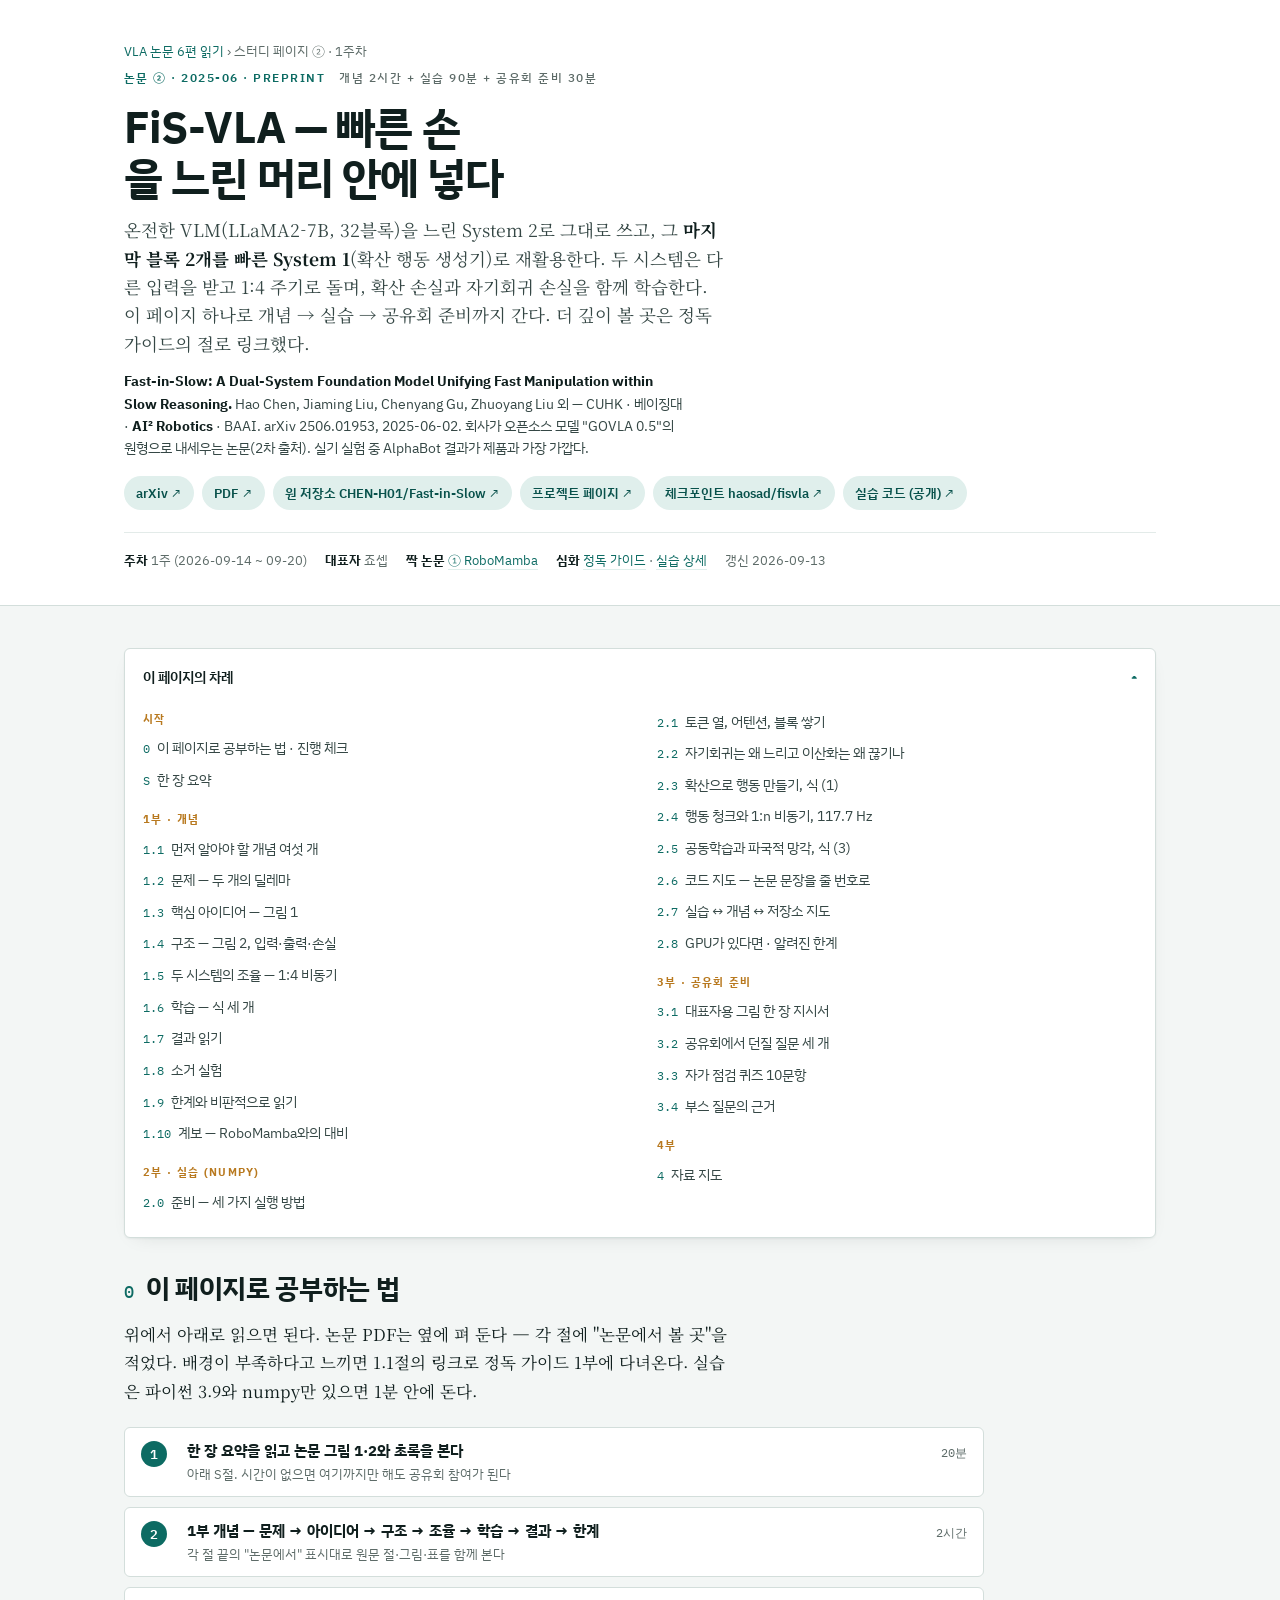
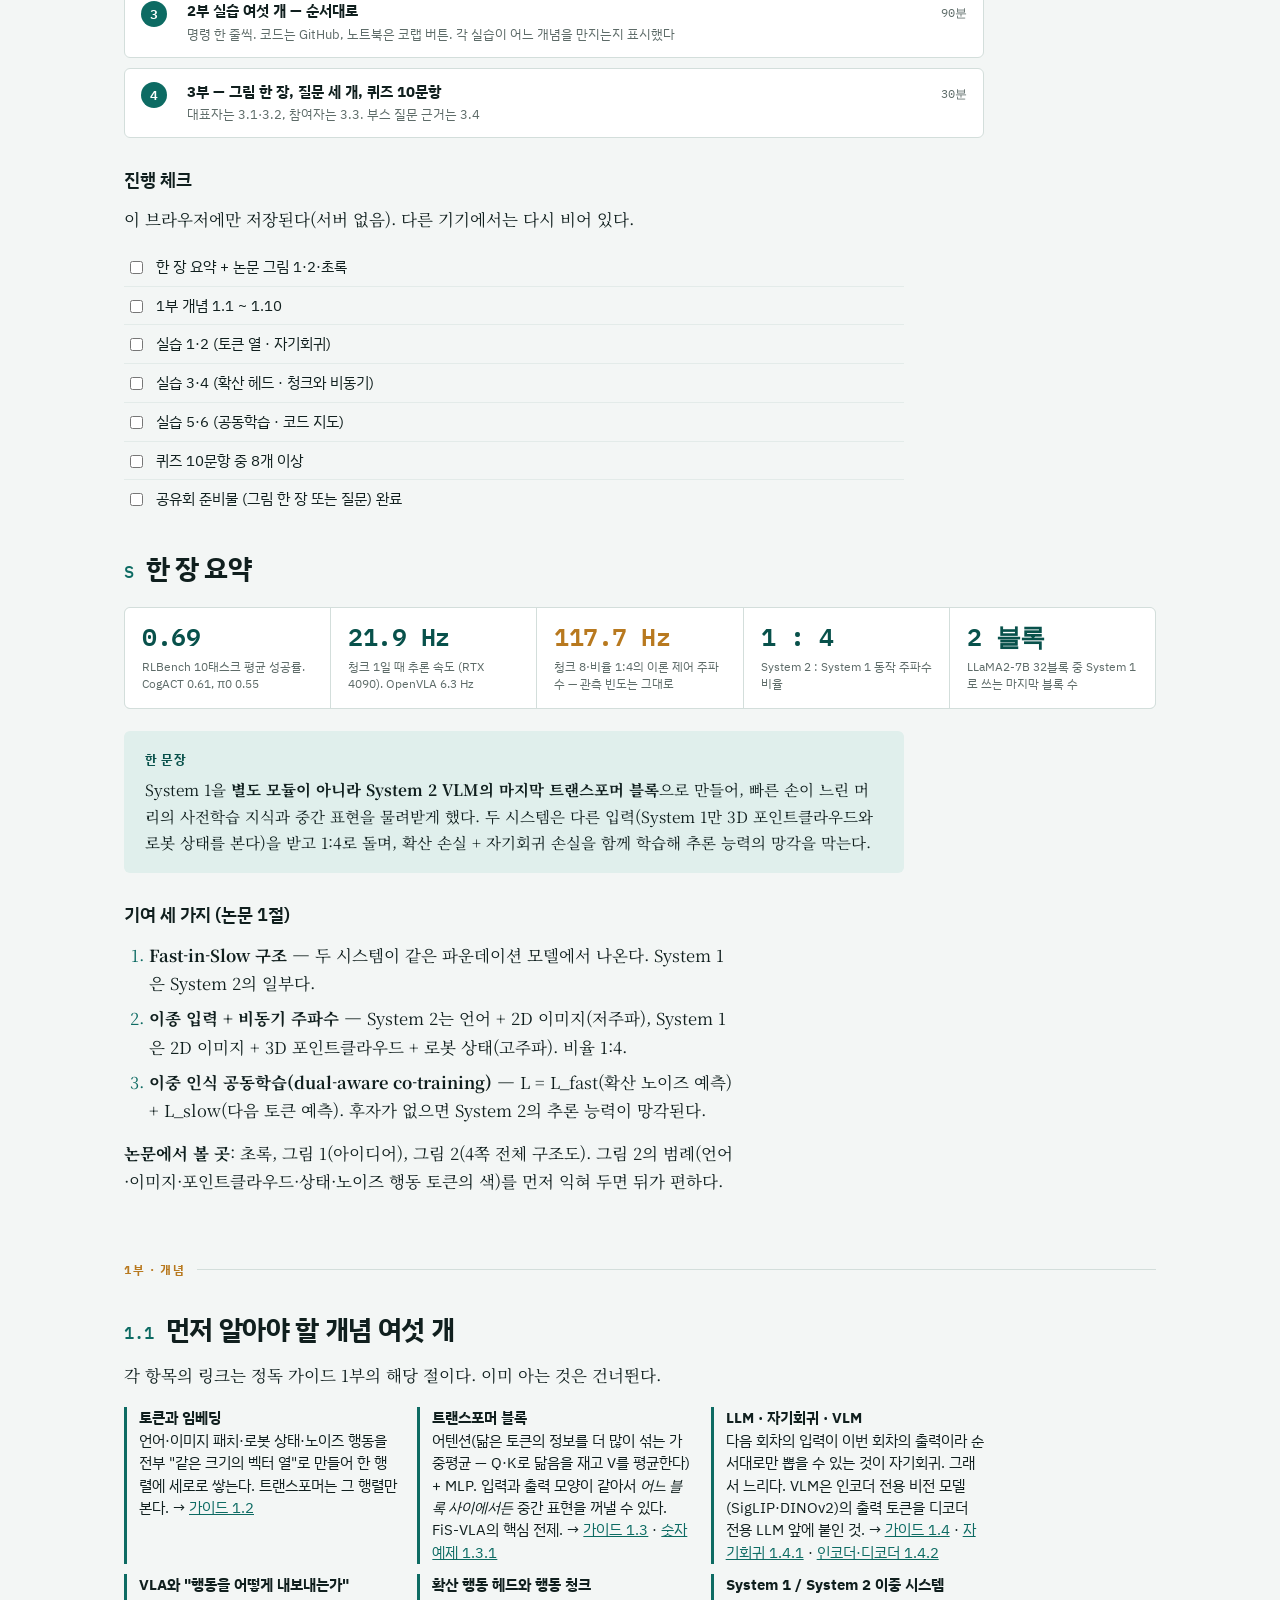
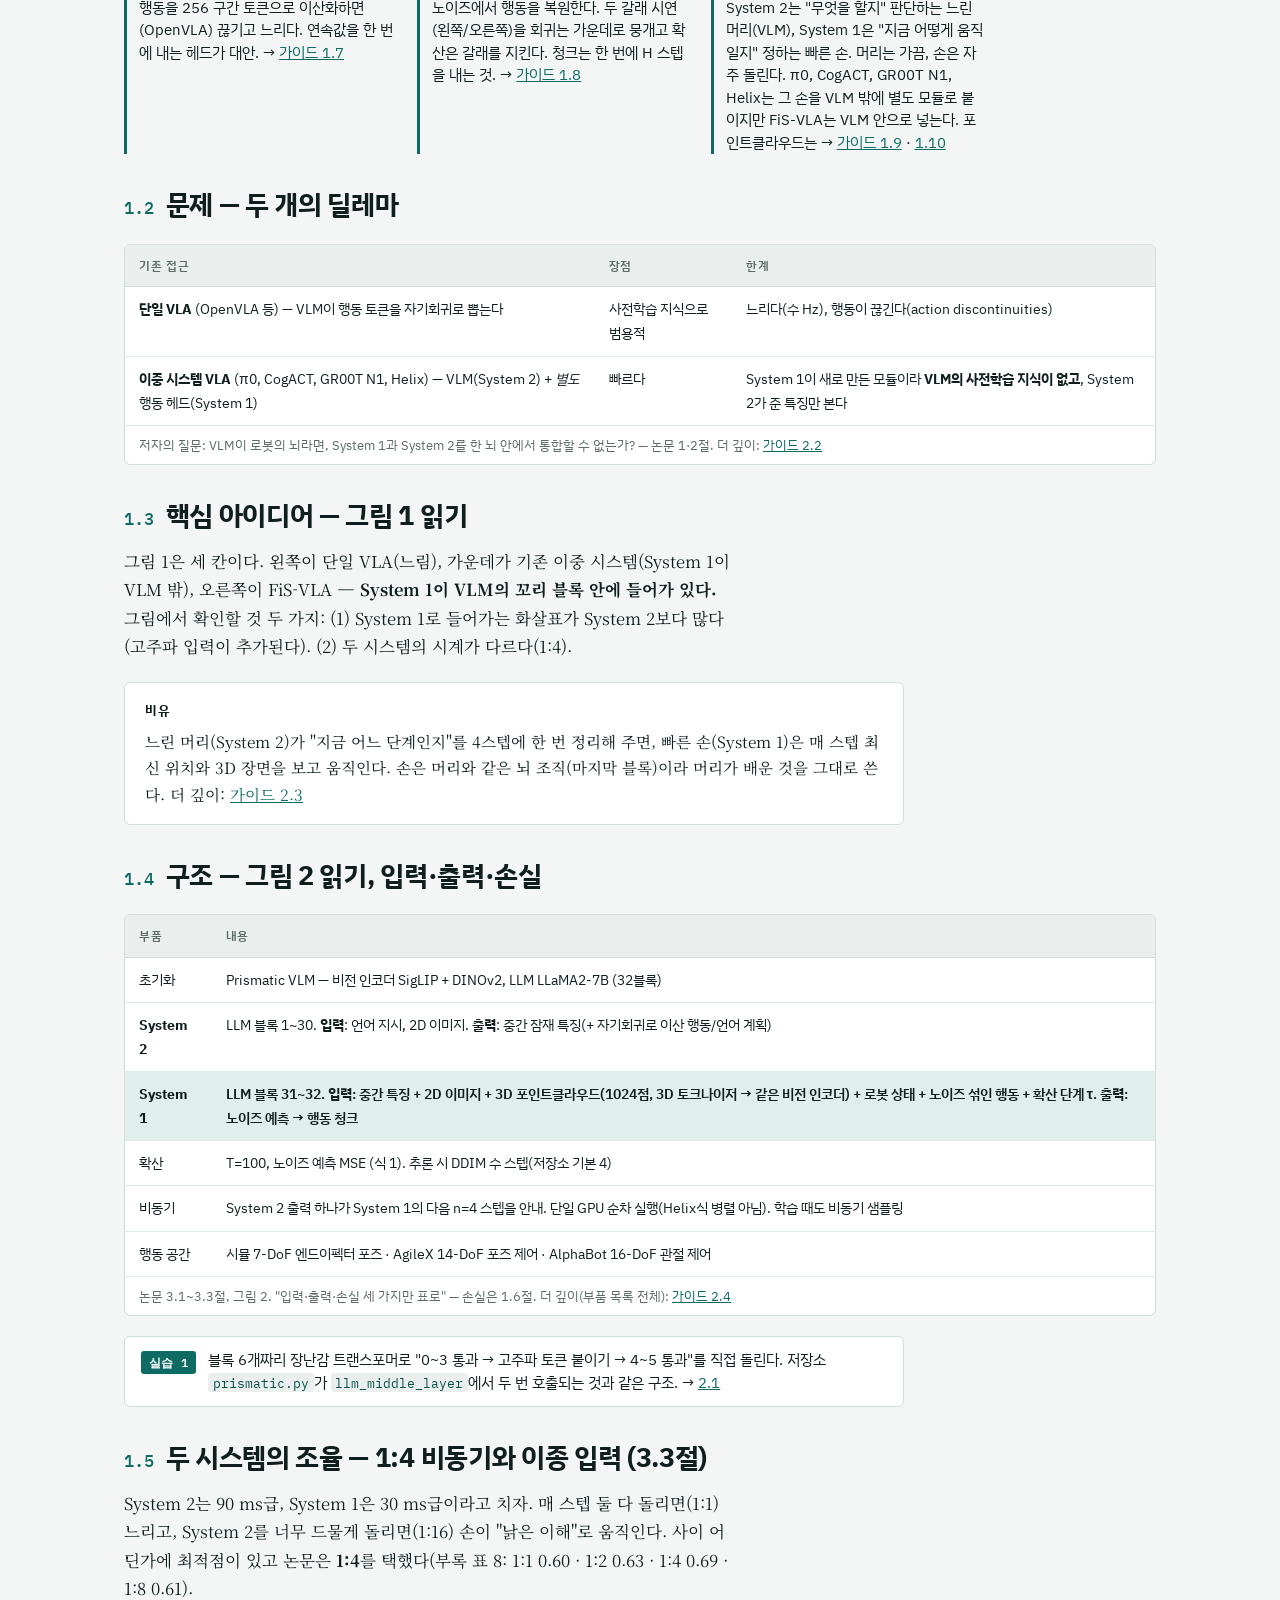
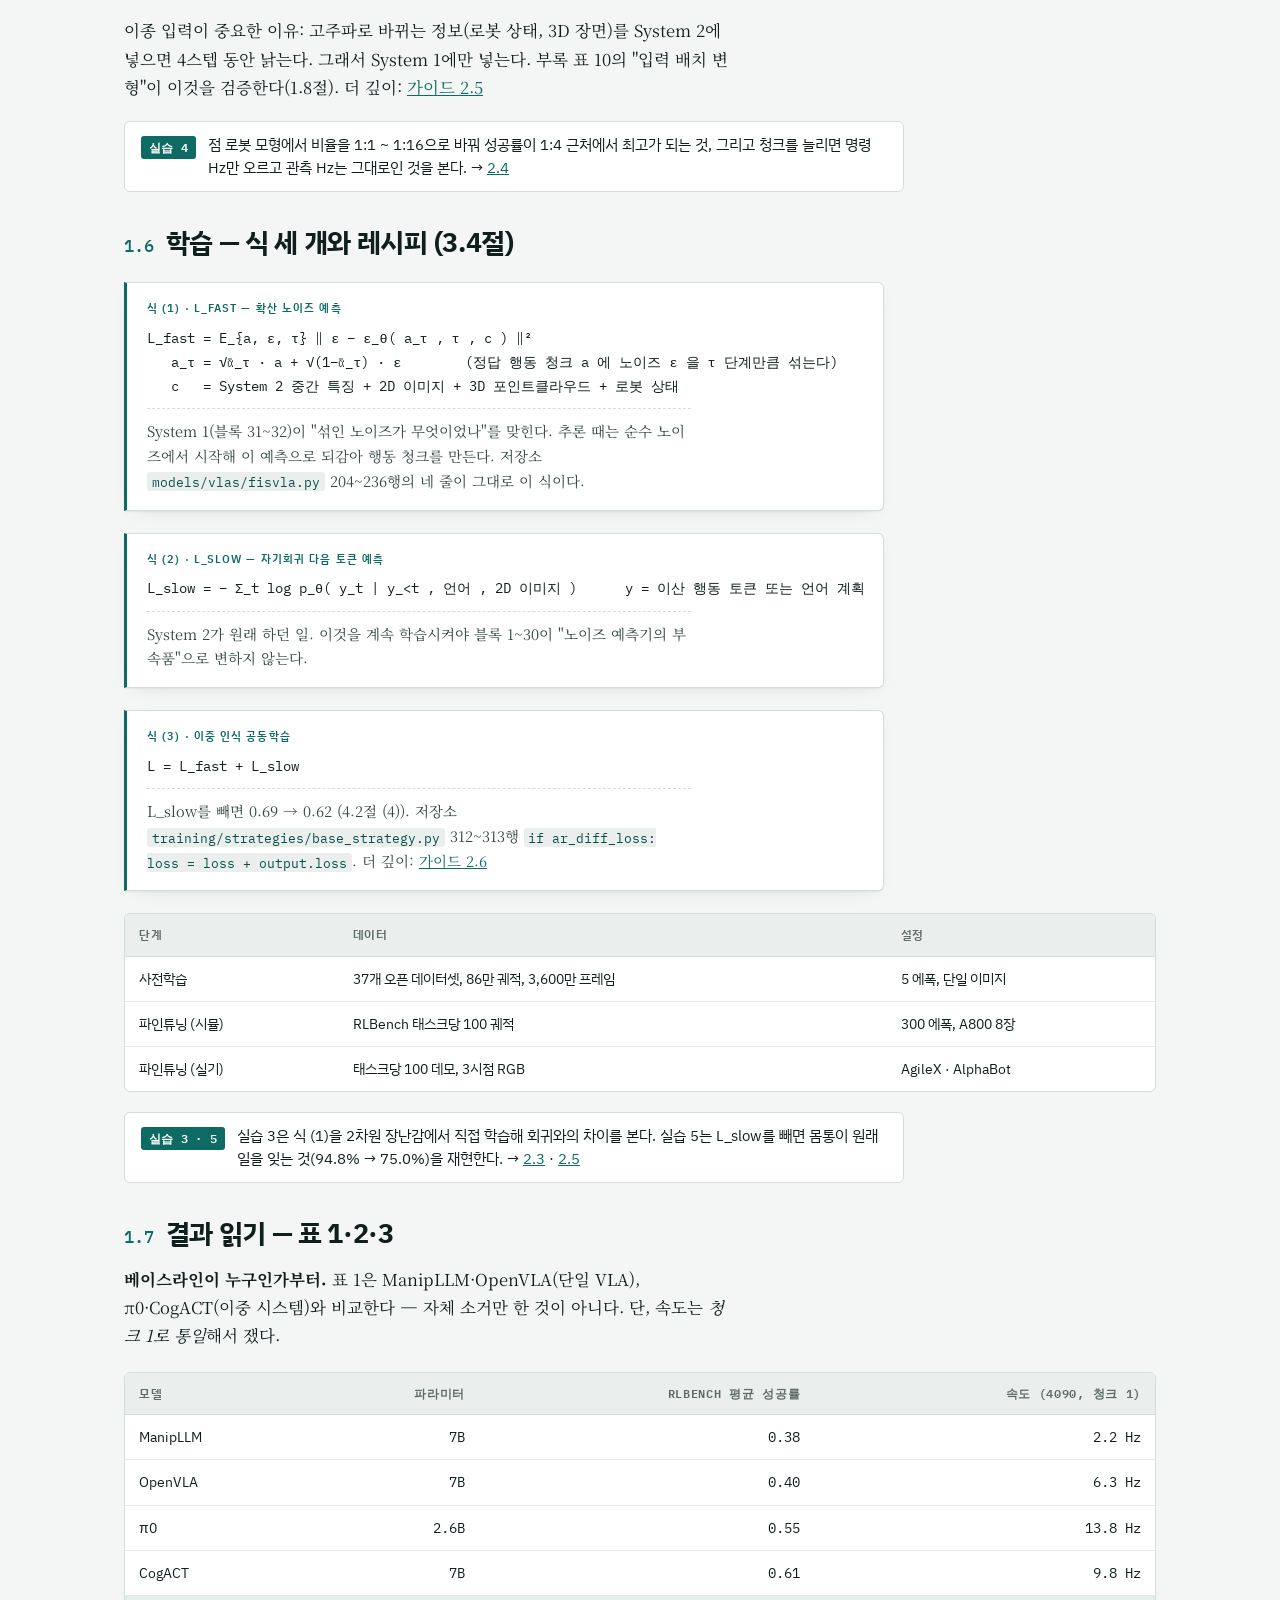
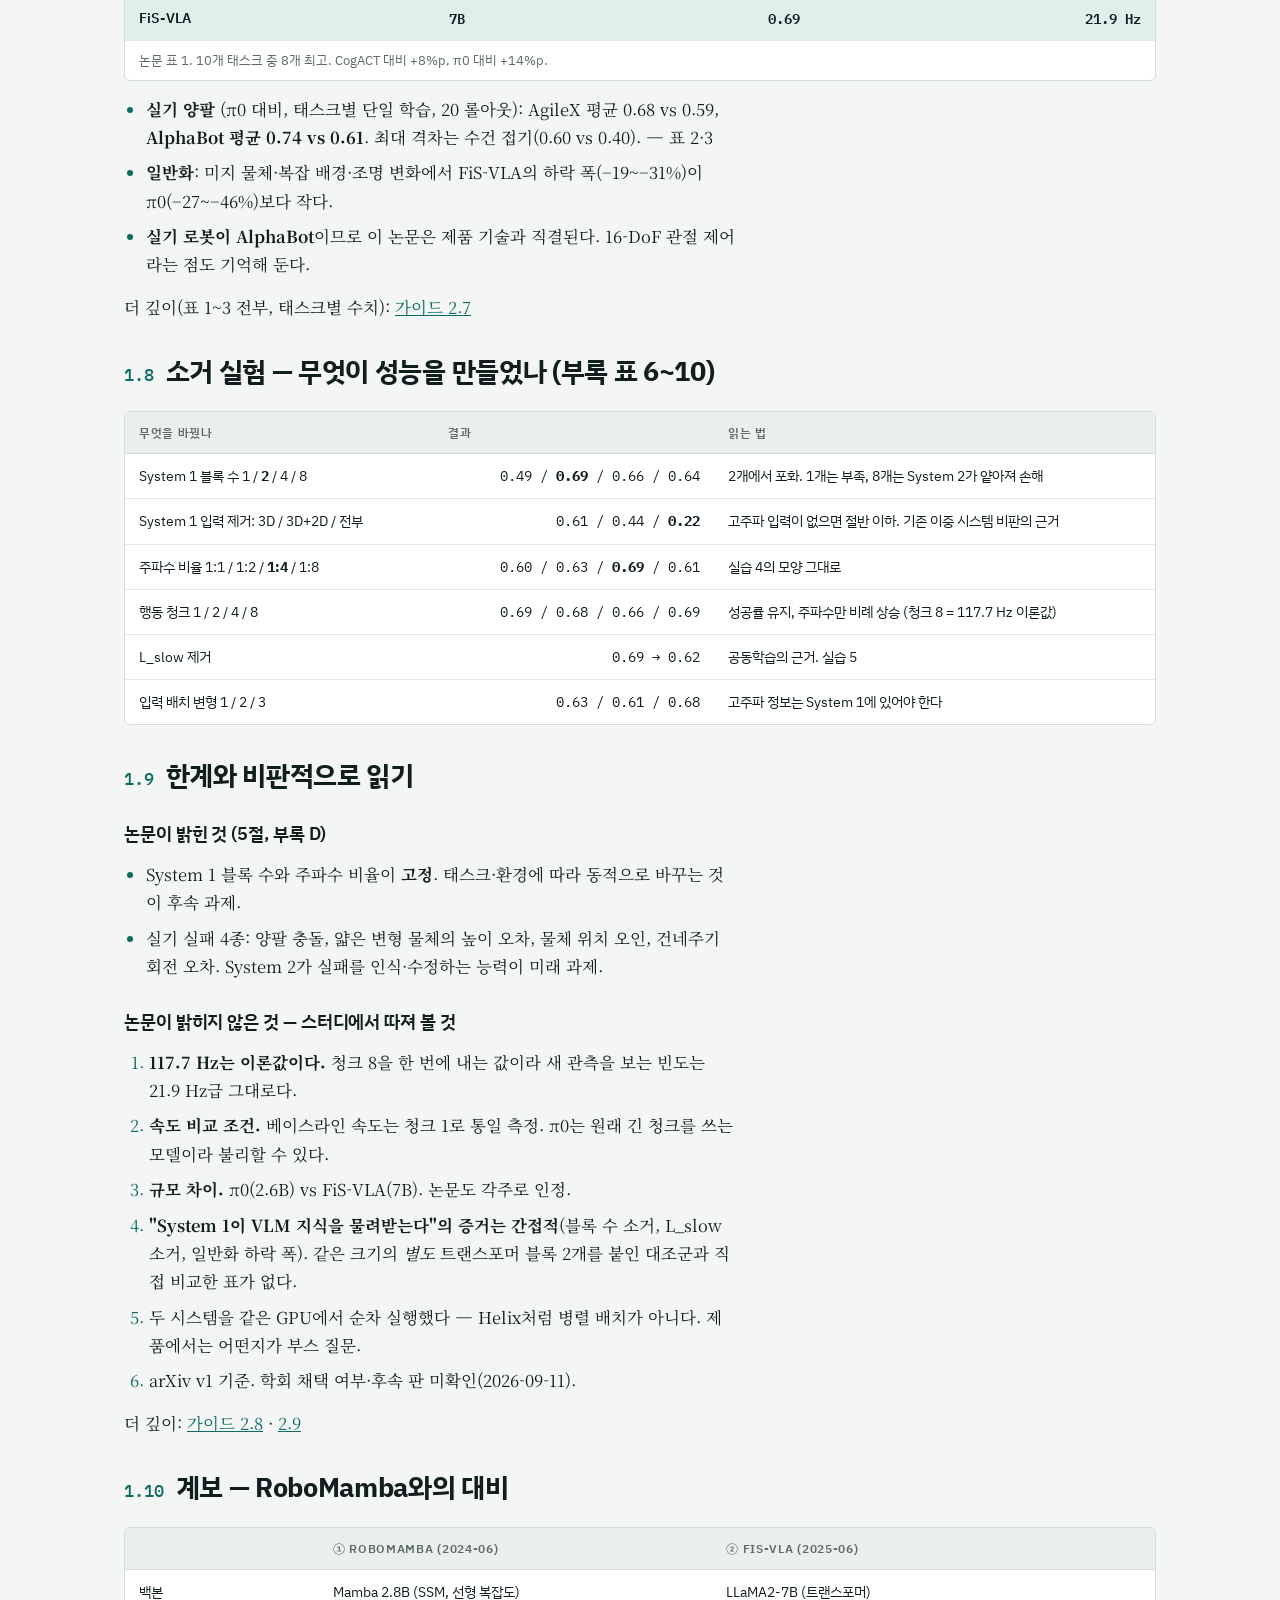
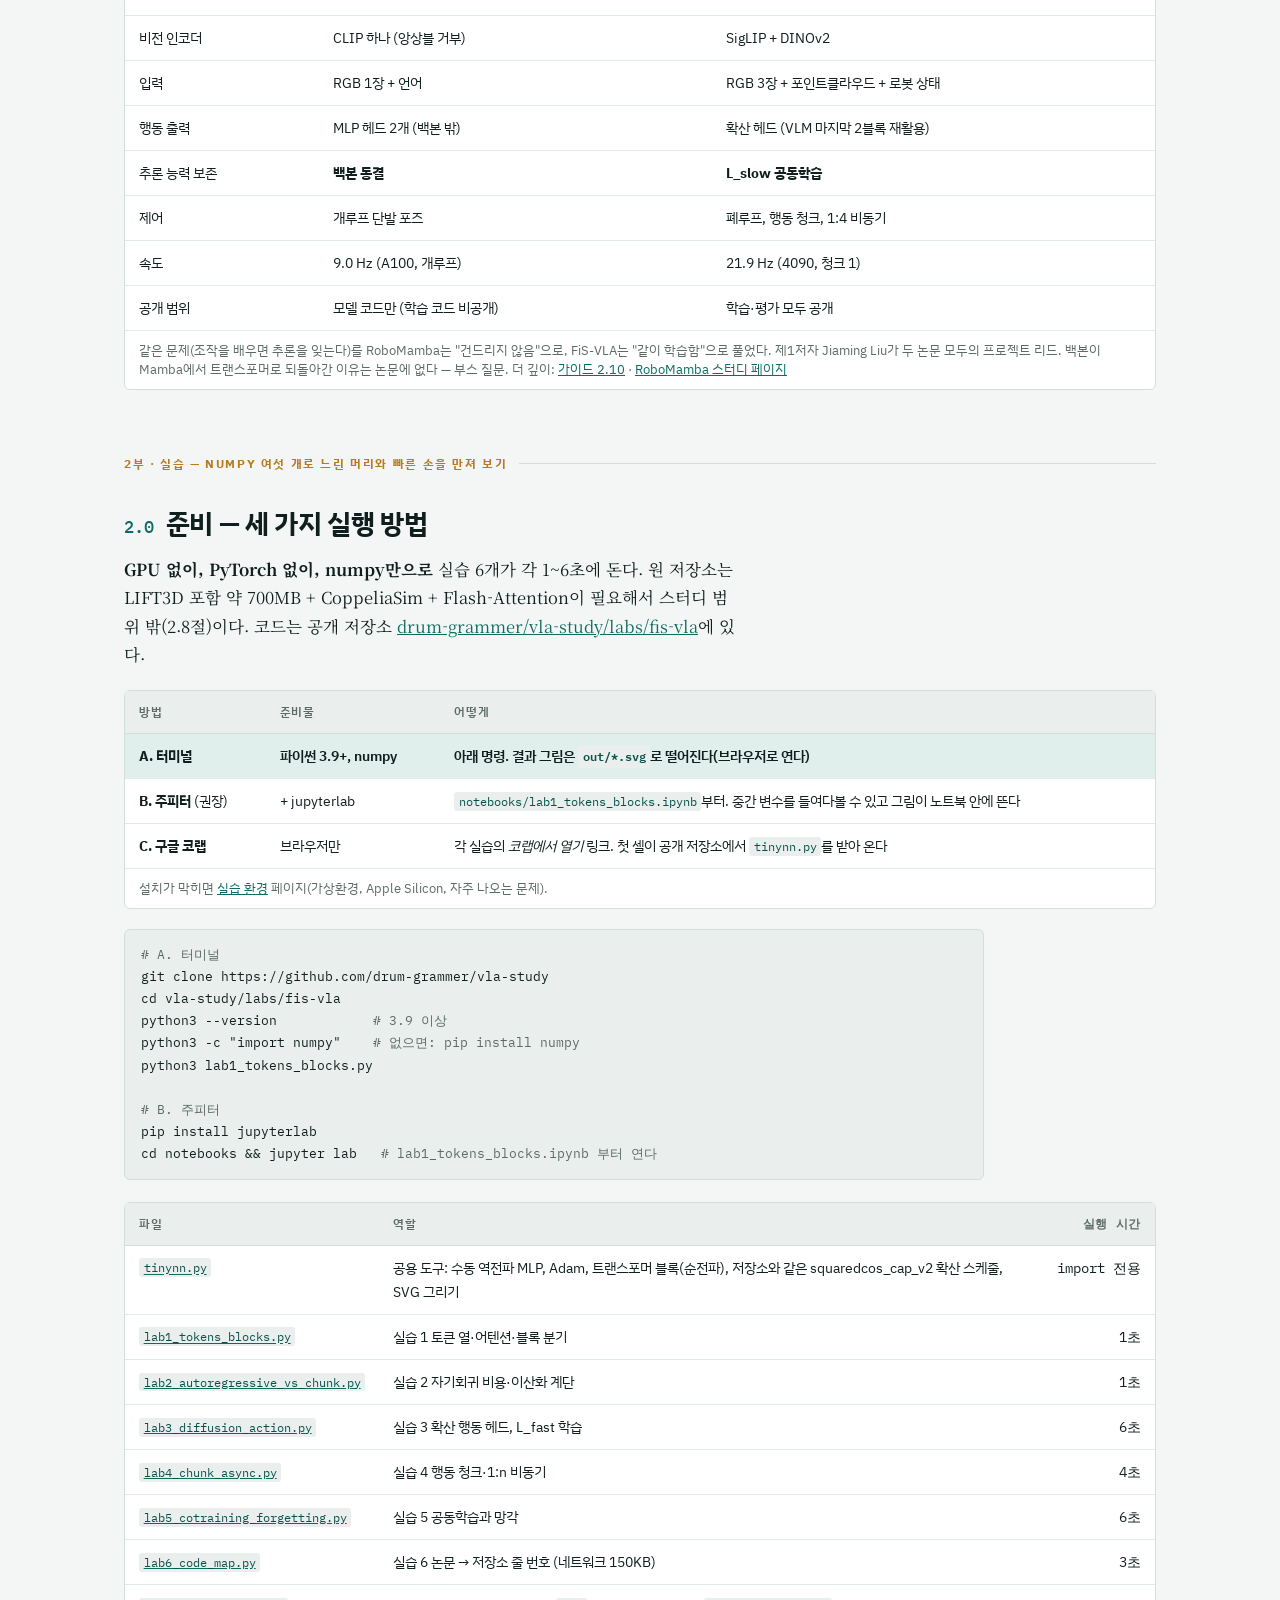
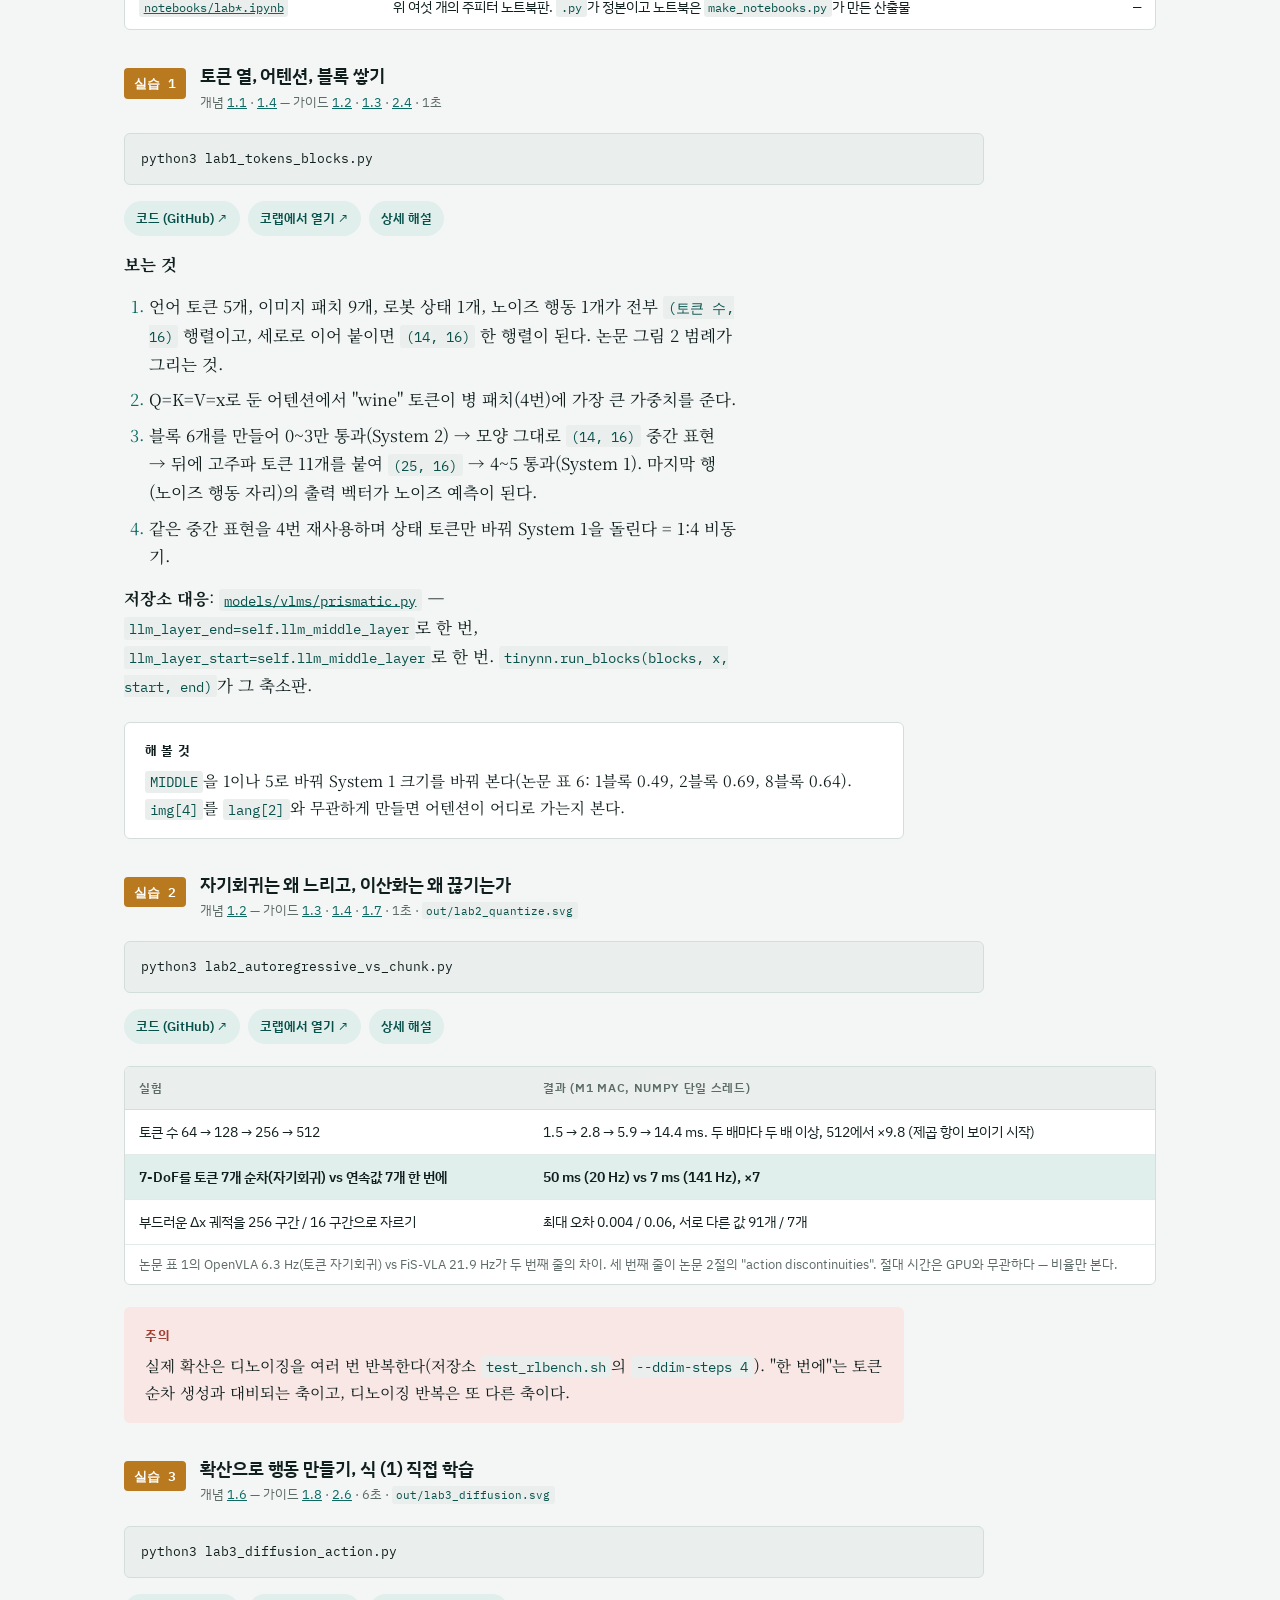
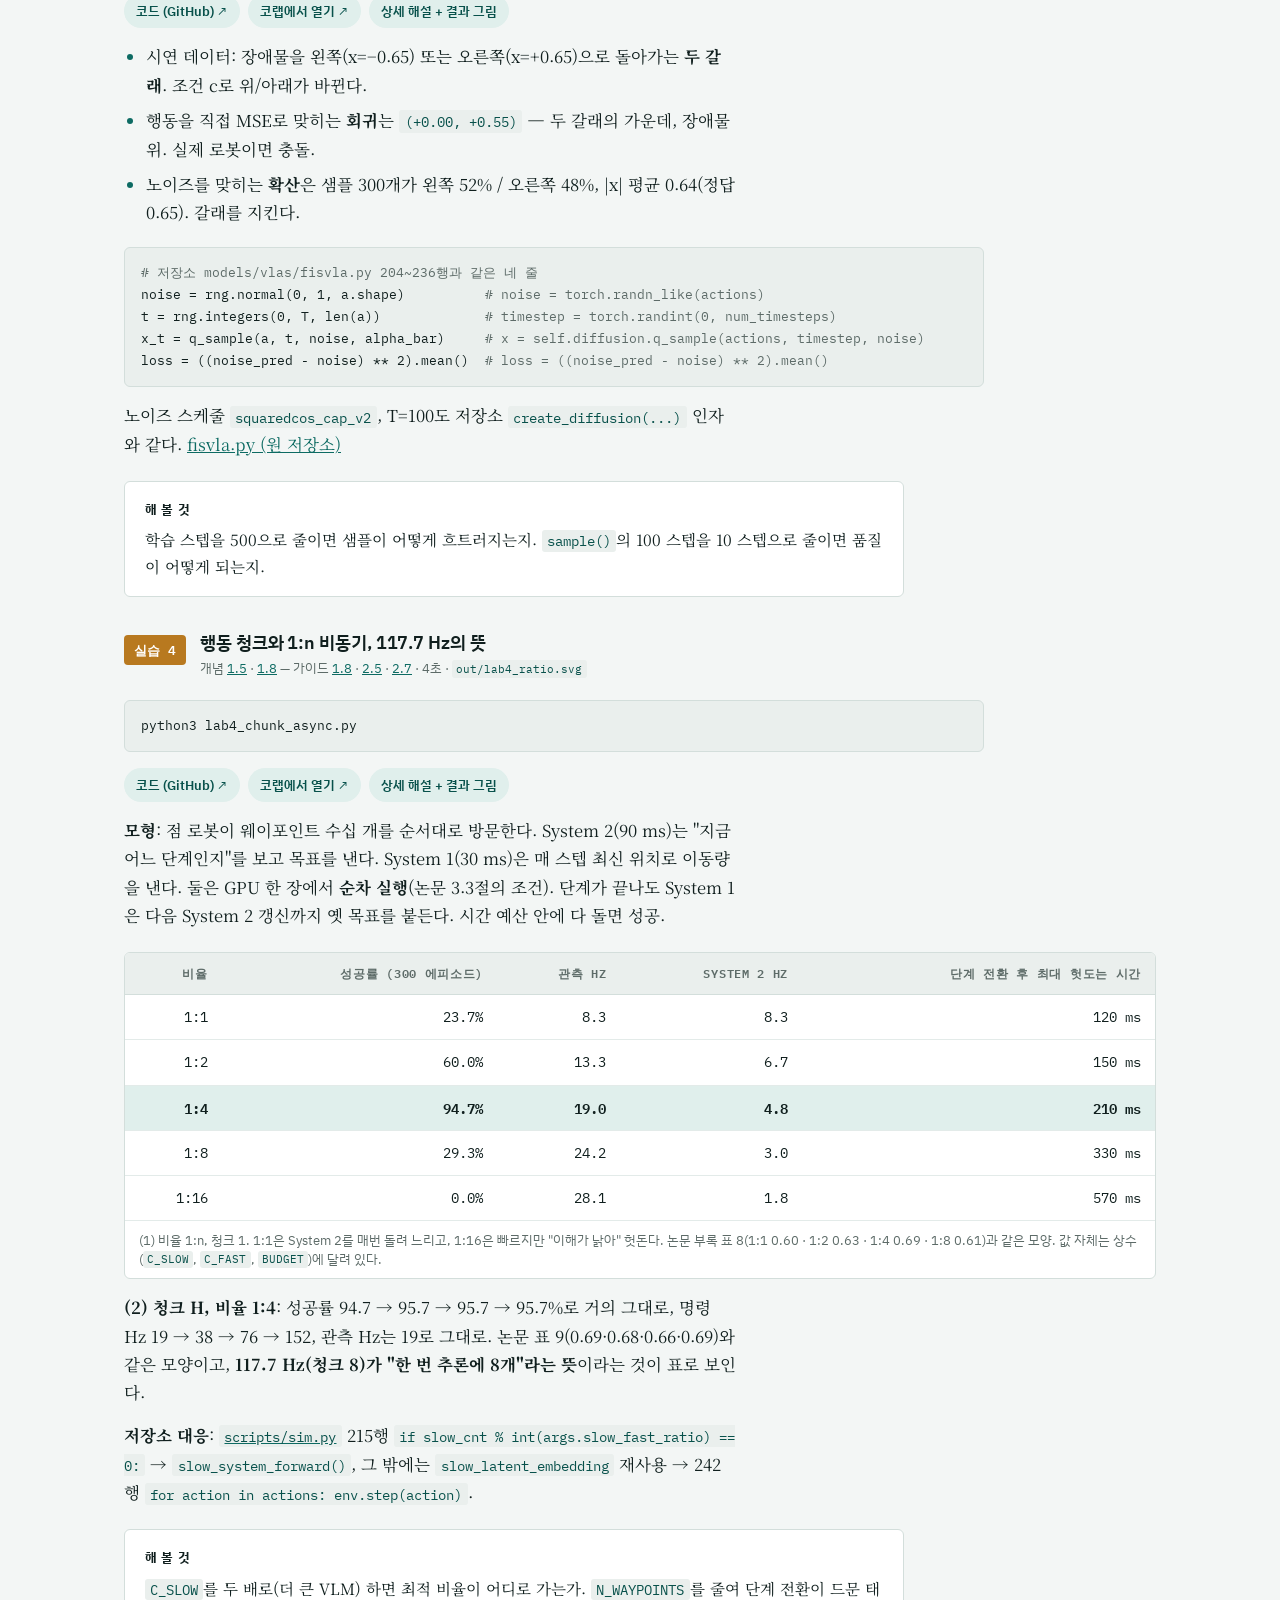
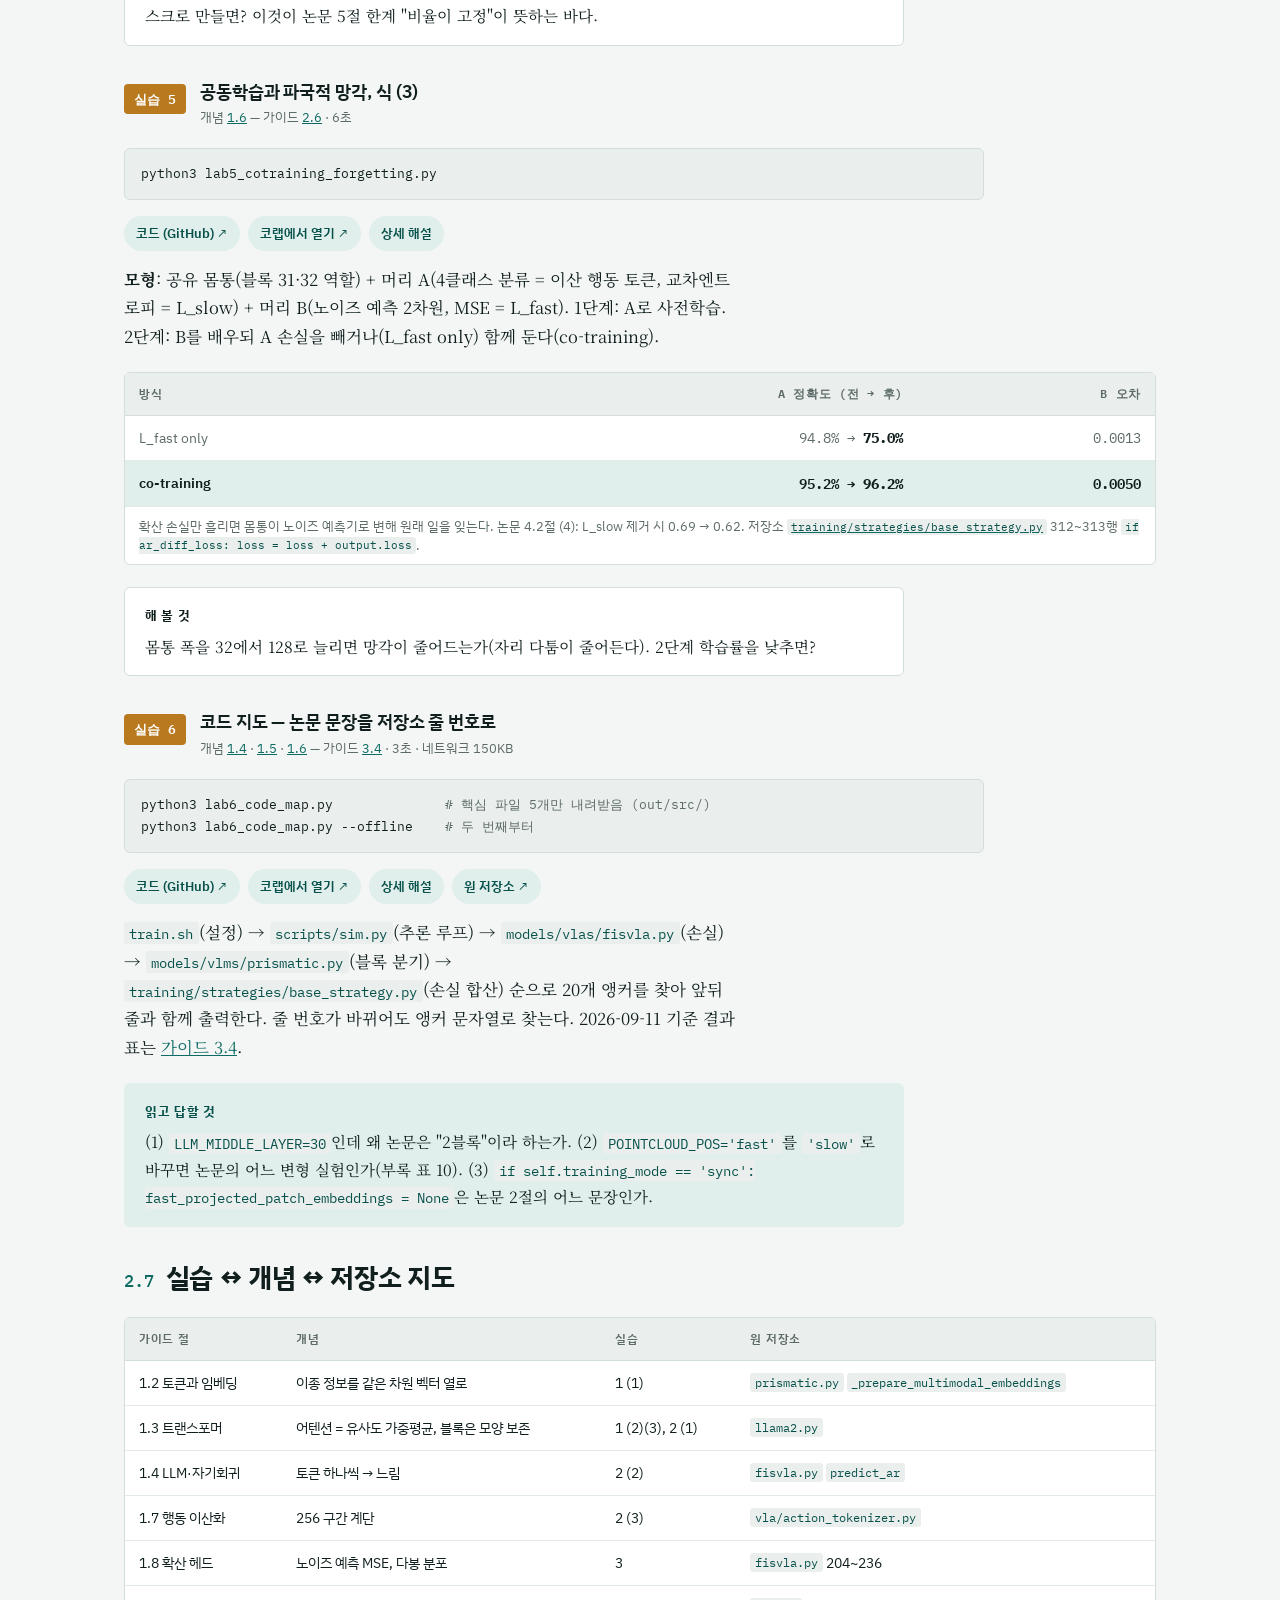
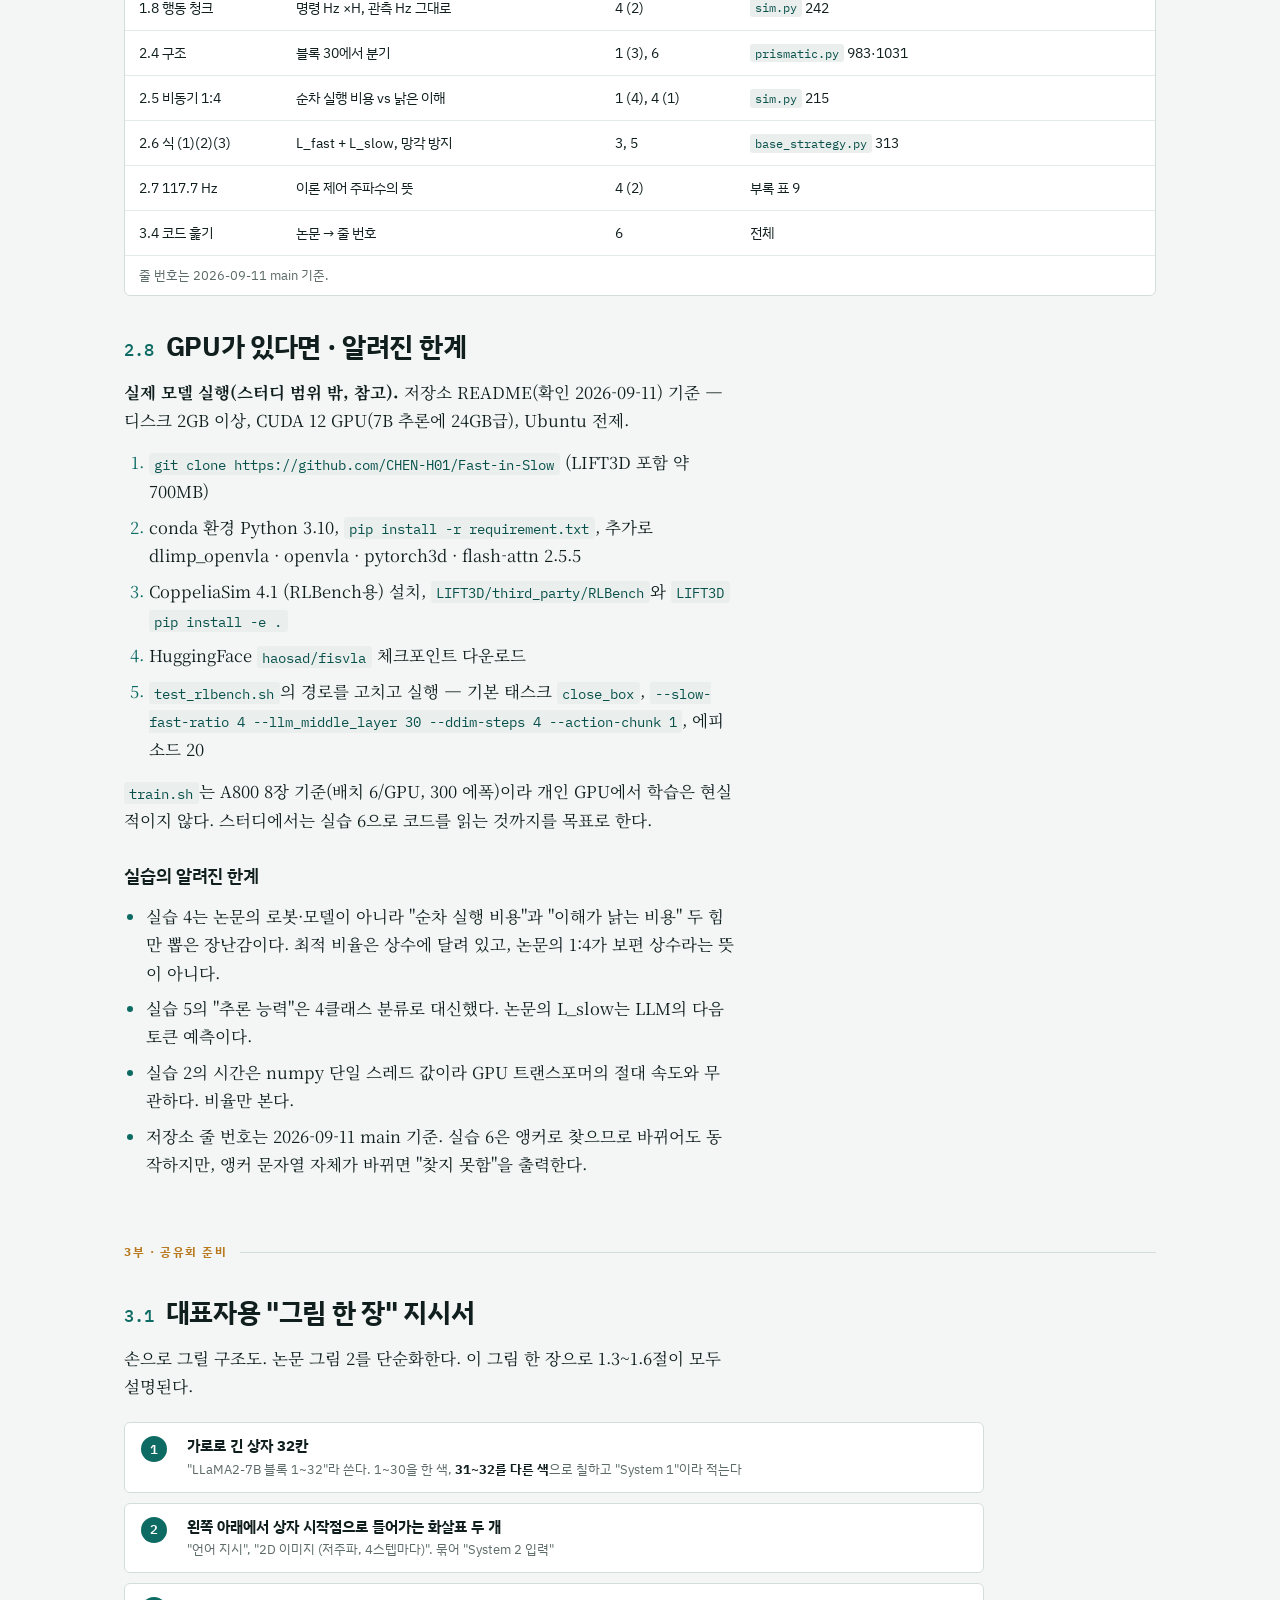
<file: paper-2-fis-vla.html>
<!DOCTYPE html>
<html lang="ko">
<head>
<meta charset="utf-8">
<meta name="viewport" content="width=device-width, initial-scale=1">
<style>
    html { color-scheme: light; }
    body { margin: 0; font: 14px system-ui, -apple-system, sans-serif; background: #fafaf9; }
    img { max-width: 100%; }
    [hidden] { display: none !important; }
</style>
<title>FiS-VLA 스터디 페이지</title>
<link rel="preconnect" href="https://fonts.gstatic.com" crossorigin>
<link rel="stylesheet" href="https://fonts.googleapis.com/css2?family=IBM+Plex+Sans+KR:wght@400;500;600;700&family=Noto+Serif+KR:wght@400;600;700&family=IBM+Plex+Mono:wght@400;500;600&display=swap">
<link rel="stylesheet" href="style.css">

</head>
<body>
<header class="masthead">
  <div class="wrap">
    <p class="crumbs"><a href="index.html">VLA 논문 6편 읽기</a> › 스터디 페이지 ② · 1주차</p>
    <div class="eyebrow">
      <span>논문 ② · 2025-06 · preprint</span>
      <span class="dim">개념 2시간 + 실습 90분 + 공유회 준비 30분</span>
    </div>
    <h1>FiS-VLA — 빠른 손을 느린 머리 안에 넣다</h1>
    <p class="standfirst">
      온전한 VLM(LLaMA2-7B, 32블록)을 느린 System 2로 그대로 쓰고, 그 <strong>마지막 블록 2개를 빠른 System 1</strong>(확산 행동 생성기)로 재활용한다.
      두 시스템은 다른 입력을 받고 1:4 주기로 돌며, 확산 손실과 자기회귀 손실을 함께 학습한다.
      이 페이지 하나로 개념 → 실습 → 공유회 준비까지 간다. 더 깊이 볼 곳은 정독 가이드의 절로 링크했다.
    </p>
    <p class="cite"><b>Fast-in-Slow: A Dual-System Foundation Model Unifying Fast Manipulation within Slow Reasoning.</b>
      Hao Chen, Jiaming Liu, Chenyang Gu, Zhuoyang Liu 외 — CUHK · 베이징대 · <b>AI² Robotics</b> · BAAI. arXiv 2506.01953, 2025-06-02.
      회사가 오픈소스 모델 "GOVLA 0.5"의 원형으로 내세우는 논문(2차 출처). 실기 실험 중 AlphaBot 결과가 제품과 가장 가깝다.</p>
    <div class="links">
      <a class="ext" href="https://arxiv.org/abs/2506.01953">arXiv</a>
      <a class="ext" href="https://arxiv.org/pdf/2506.01953">PDF</a>
      <a class="ext" href="https://github.com/CHEN-H01/Fast-in-Slow">원 저장소 CHEN-H01/Fast-in-Slow</a>
      <a class="ext" href="https://fast-in-slow.github.io/">프로젝트 페이지</a>
      <a class="ext" href="https://huggingface.co/haosad/fisvla">체크포인트 haosad/fisvla</a>
      <a class="ext" href="https://github.com/drum-grammer/vla-study/tree/main/labs/fis-vla">실습 코드 (공개)</a>
    </div>
    <div class="meta">
      <span><strong>주차</strong> 1주 (2026-09-14 ~ 09-20)</span>
      <span><strong>대표자</strong> 죠셉</span>
      <span><strong>짝 논문</strong> <a href="paper-1-robomamba.html">① RoboMamba</a></span>
      <span><strong>심화</strong> <a href="fis-vla-guide.html">정독 가이드</a> · <a href="fis-vla-lab.html">실습 상세</a></span>
      <span class="dim">갱신 2026-09-13</span>
    </div>
  </div>
</header>

<div class="wrap">
<main>

<details class="toc" open>
  <summary>이 페이지의 차례</summary>
  <div class="toc-body">
    <div class="grp">시작</div>
    <a href="#how"><span class="num">0</span>이 페이지로 공부하는 법 · 진행 체크</a>
    <a href="#summary"><span class="num">S</span>한 장 요약</a>
    <div class="grp">1부 · 개념</div>
    <a href="#c1"><span class="num">1.1</span>먼저 알아야 할 개념 여섯 개</a>
    <a href="#c2"><span class="num">1.2</span>문제 — 두 개의 딜레마</a>
    <a href="#c3"><span class="num">1.3</span>핵심 아이디어 — 그림 1</a>
    <a href="#c4"><span class="num">1.4</span>구조 — 그림 2, 입력·출력·손실</a>
    <a href="#c5"><span class="num">1.5</span>두 시스템의 조율 — 1:4 비동기</a>
    <a href="#c6"><span class="num">1.6</span>학습 — 식 세 개</a>
    <a href="#c7"><span class="num">1.7</span>결과 읽기</a>
    <a href="#c8"><span class="num">1.8</span>소거 실험</a>
    <a href="#c9"><span class="num">1.9</span>한계와 비판적으로 읽기</a>
    <a href="#c10"><span class="num">1.10</span>계보 — RoboMamba와의 대비</a>
    <div class="grp">2부 · 실습 (numpy)</div>
    <a href="#prep"><span class="num">2.0</span>준비 — 세 가지 실행 방법</a>
    <a href="#lab1"><span class="num">2.1</span>토큰 열, 어텐션, 블록 쌓기</a>
    <a href="#lab2"><span class="num">2.2</span>자기회귀는 왜 느리고 이산화는 왜 끊기나</a>
    <a href="#lab3"><span class="num">2.3</span>확산으로 행동 만들기, 식 (1)</a>
    <a href="#lab4"><span class="num">2.4</span>행동 청크와 1:n 비동기, 117.7 Hz</a>
    <a href="#lab5"><span class="num">2.5</span>공동학습과 파국적 망각, 식 (3)</a>
    <a href="#lab6"><span class="num">2.6</span>코드 지도 — 논문 문장을 줄 번호로</a>
    <a href="#labmap"><span class="num">2.7</span>실습 ↔ 개념 ↔ 저장소 지도</a>
    <a href="#gpu"><span class="num">2.8</span>GPU가 있다면 · 알려진 한계</a>
    <div class="grp">3부 · 공유회 준비</div>
    <a href="#draw"><span class="num">3.1</span>대표자용 그림 한 장 지시서</a>
    <a href="#q3"><span class="num">3.2</span>공유회에서 던질 질문 세 개</a>
    <a href="#quiz"><span class="num">3.3</span>자가 점검 퀴즈 10문항</a>
    <a href="#booth"><span class="num">3.4</span>부스 질문의 근거</a>
    <div class="grp">4부</div>
    <a href="#map"><span class="num">4</span>자료 지도</a>
  </div>
</details>

<h2 id="how"><span class="num">0</span>이 페이지로 공부하는 법</h2>
<p class="col">위에서 아래로 읽으면 된다. 논문 PDF는 옆에 펴 둔다 — 각 절에 "논문에서 볼 곳"을 적었다.
배경이 부족하다고 느끼면 1.1절의 링크로 정독 가이드 1부에 다녀온다. 실습은 파이썬 3.9와 numpy만 있으면 1분 안에 돈다.</p>
<ol class="path">
  <li><div class="what"><b>한 장 요약을 읽고 논문 그림 1·2와 초록을 본다</b><div class="where">아래 S절. 시간이 없으면 여기까지만 해도 공유회 참여가 된다</div></div><span class="t">20분</span></li>
  <li><div class="what"><b>1부 개념 — 문제 → 아이디어 → 구조 → 조율 → 학습 → 결과 → 한계</b><div class="where">각 절 끝의 "논문에서" 표시대로 원문 절·그림·표를 함께 본다</div></div><span class="t">2시간</span></li>
  <li><div class="what"><b>2부 실습 여섯 개 — 순서대로</b><div class="where">명령 한 줄씩. 코드는 GitHub, 노트북은 코랩 버튼. 각 실습이 어느 개념을 만지는지 표시했다</div></div><span class="t">90분</span></li>
  <li><div class="what"><b>3부 — 그림 한 장, 질문 세 개, 퀴즈 10문항</b><div class="where">대표자는 3.1·3.2, 참여자는 3.3. 부스 질문 근거는 3.4</div></div><span class="t">30분</span></li>
</ol>
<h3>진행 체크</h3>
<p class="col">이 브라우저에만 저장된다(서버 없음). 다른 기기에서는 다시 비어 있다.</p>
<ul class="checks">
  <li><label><input type="checkbox" id="k-summary"><span>한 장 요약 + 논문 그림 1·2·초록</span></label></li>
  <li><label><input type="checkbox" id="k-concept"><span>1부 개념 1.1 ~ 1.10</span></label></li>
  <li><label><input type="checkbox" id="k-lab1"><span>실습 1·2 (토큰 열 · 자기회귀)</span></label></li>
  <li><label><input type="checkbox" id="k-lab3"><span>실습 3·4 (확산 헤드 · 청크와 비동기)</span></label></li>
  <li><label><input type="checkbox" id="k-lab5"><span>실습 5·6 (공동학습 · 코드 지도)</span></label></li>
  <li><label><input type="checkbox" id="k-quiz"><span>퀴즈 10문항 중 8개 이상</span></label></li>
  <li><label><input type="checkbox" id="k-share"><span>공유회 준비물 (그림 한 장 또는 질문) 완료</span></label></li>
</ul>

<h2 id="summary"><span class="num">S</span>한 장 요약</h2>
<div class="figs">
  <div class="fig"><span class="v">0.69</span><span class="k">RLBench 10태스크 평균 성공률. CogACT 0.61, π0 0.55</span></div>
  <div class="fig"><span class="v">21.9 Hz</span><span class="k">청크 1일 때 추론 속도 (RTX 4090). OpenVLA 6.3 Hz</span></div>
  <div class="fig spike"><span class="v">117.7 Hz</span><span class="k">청크 8·비율 1:4의 이론 제어 주파수 — 관측 빈도는 그대로</span></div>
  <div class="fig"><span class="v">1 : 4</span><span class="k">System 2 : System 1 동작 주파수 비율</span></div>
  <div class="fig"><span class="v">2 블록</span><span class="k">LLaMA2-7B 32블록 중 System 1로 쓰는 마지막 블록 수</span></div>
</div>
<div class="box key"><span class="h">한 문장</span>
  System 1을 <strong>별도 모듈이 아니라 System 2 VLM의 마지막 트랜스포머 블록</strong>으로 만들어, 빠른 손이 느린 머리의 사전학습 지식과 중간 표현을 물려받게 했다.
  두 시스템은 다른 입력(System 1만 3D 포인트클라우드와 로봇 상태를 본다)을 받고 1:4로 돌며, 확산 손실 + 자기회귀 손실을 함께 학습해 추론 능력의 망각을 막는다.
</div>
<h3>기여 세 가지 (논문 1절)</h3>
<ol>
  <li><strong>Fast-in-Slow 구조</strong> — 두 시스템이 같은 파운데이션 모델에서 나온다. System 1은 System 2의 일부다.</li>
  <li><strong>이종 입력 + 비동기 주파수</strong> — System 2는 언어 + 2D 이미지(저주파), System 1은 2D 이미지 + 3D 포인트클라우드 + 로봇 상태(고주파). 비율 1:4.</li>
  <li><strong>이중 인식 공동학습(dual-aware co-training)</strong> — L = L_fast(확산 노이즈 예측) + L_slow(다음 토큰 예측). 후자가 없으면 System 2의 추론 능력이 망각된다.</li>
</ol>
<p class="col"><strong>논문에서 볼 곳</strong>: 초록, 그림 1(아이디어), 그림 2(4쪽 전체 구조도). 그림 2의 범례(언어·이미지·포인트클라우드·상태·노이즈 행동 토큰의 색)를 먼저 익혀 두면 뒤가 편하다.</p>

<div class="part">1부 · 개념</div>

<h2 id="c1"><span class="num">1.1</span>먼저 알아야 할 개념 여섯 개</h2>
<p class="col">각 항목의 링크는 정독 가이드 1부의 해당 절이다. 이미 아는 것은 건너뛴다.</p>
<div class="terms">
  <div><b>토큰과 임베딩</b>언어·이미지 패치·로봇 상태·노이즈 행동을 전부 "같은 크기의 벡터 열"로 만들어 한 행렬에 세로로 쌓는다. 트랜스포머는 그 행렬만 본다. → <a href="fis-vla-guide.html#s12">가이드 1.2</a></div>
  <div><b>트랜스포머 블록</b>어텐션(닮은 토큰의 정보를 더 많이 섞는 가중평균 — Q·K로 닮음을 재고 V를 평균한다) + MLP. 입력과 출력 모양이 같아서 <em>어느 블록 사이에서든</em> 중간 표현을 꺼낼 수 있다. FiS-VLA의 핵심 전제. → <a href="fis-vla-guide.html#s13">가이드 1.3</a> · <a href="fis-vla-guide.html#s131">숫자 예제 1.3.1</a></div>
  <div><b>LLM · 자기회귀 · VLM</b>다음 회차의 입력이 이번 회차의 출력이라 순서대로만 뽑을 수 있는 것이 자기회귀. 그래서 느리다. VLM은 인코더 전용 비전 모델(SigLIP·DINOv2)의 출력 토큰을 디코더 전용 LLM 앞에 붙인 것. → <a href="fis-vla-guide.html#s14">가이드 1.4</a> · <a href="fis-vla-guide.html#s141">자기회귀 1.4.1</a> · <a href="fis-vla-guide.html#s142">인코더·디코더 1.4.2</a></div>
  <div><b>VLA와 "행동을 어떻게 내보내는가"</b>행동을 256 구간 토큰으로 이산화하면(OpenVLA) 끊기고 느리다. 연속값을 한 번에 내는 헤드가 대안. → <a href="fis-vla-guide.html#s17">가이드 1.7</a></div>
  <div><b>확산 행동 헤드와 행동 청크</b>노이즈에서 행동을 복원한다. 두 갈래 시연(왼쪽/오른쪽)을 회귀는 가운데로 뭉개고 확산은 갈래를 지킨다. 청크는 한 번에 H 스텝을 내는 것. → <a href="fis-vla-guide.html#s18">가이드 1.8</a></div>
  <div><b>System 1 / System 2 이중 시스템</b>System 2는 "무엇을 할지" 판단하는 느린 머리(VLM), System 1은 "지금 어떻게 움직일지" 정하는 빠른 손. 머리는 가끔, 손은 자주 돌린다. π0, CogACT, GR00T N1, Helix는 그 손을 VLM 밖에 별도 모듈로 붙이지만 FiS-VLA는 VLM 안으로 넣는다. 포인트클라우드는 → <a href="fis-vla-guide.html#s19">가이드 1.9</a> · <a href="fis-vla-guide.html#s110">1.10</a></div>
</div>

<h2 id="c2"><span class="num">1.2</span>문제 — 두 개의 딜레마</h2>
<div class="tbl">
<table>
<thead><tr><th>기존 접근</th><th>장점</th><th>한계</th></tr></thead>
<tbody>
<tr><td><strong>단일 VLA</strong> (OpenVLA 등) — VLM이 행동 토큰을 자기회귀로 뽑는다</td><td>사전학습 지식으로 범용적</td><td>느리다(수 Hz), 행동이 끊긴다(action discontinuities)</td></tr>
<tr><td><strong>이중 시스템 VLA</strong> (π0, CogACT, GR00T N1, Helix) — VLM(System 2) + <em>별도</em> 행동 헤드(System 1)</td><td>빠르다</td><td>System 1이 새로 만든 모듈이라 <strong>VLM의 사전학습 지식이 없고</strong>, System 2가 준 특징만 본다</td></tr>
</tbody>
<caption>저자의 질문: VLM이 로봇의 뇌라면, System 1과 System 2를 한 뇌 안에서 통합할 수 없는가? — 논문 1·2절. 더 깊이: <a href="fis-vla-guide.html#s22">가이드 2.2</a></caption>
</table>
</div>

<h2 id="c3"><span class="num">1.3</span>핵심 아이디어 — 그림 1 읽기</h2>
<p class="col">그림 1은 세 칸이다. 왼쪽이 단일 VLA(느림), 가운데가 기존 이중 시스템(System 1이 VLM 밖), 오른쪽이 FiS-VLA — <strong>System 1이 VLM의 꼬리 블록 안에 들어가 있다.</strong>
그림에서 확인할 것 두 가지: (1) System 1로 들어가는 화살표가 System 2보다 많다(고주파 입력이 추가된다). (2) 두 시스템의 시계가 다르다(1:4).</p>
<div class="box"><span class="h">비유</span>
  느린 머리(System 2)가 "지금 어느 단계인지"를 4스텝에 한 번 정리해 주면, 빠른 손(System 1)은 매 스텝 최신 위치와 3D 장면을 보고 움직인다.
  손은 머리와 같은 뇌 조직(마지막 블록)이라 머리가 배운 것을 그대로 쓴다. 더 깊이: <a href="fis-vla-guide.html#s23">가이드 2.3</a>
</div>

<h2 id="c4"><span class="num">1.4</span>구조 — 그림 2 읽기, 입력·출력·손실</h2>
<div class="tbl">
<table>
<thead><tr><th>부품</th><th>내용</th></tr></thead>
<tbody>
<tr><td>초기화</td><td>Prismatic VLM — 비전 인코더 SigLIP + DINOv2, LLM LLaMA2-7B (32블록)</td></tr>
<tr><td><strong>System 2</strong></td><td>LLM 블록 1~30. <strong>입력</strong>: 언어 지시, 2D 이미지. <strong>출력</strong>: 중간 잠재 특징(+ 자기회귀로 이산 행동/언어 계획)</td></tr>
<tr class="hi"><td><strong>System 1</strong></td><td>LLM 블록 31~32. <strong>입력</strong>: 중간 특징 + 2D 이미지 + 3D 포인트클라우드(1024점, 3D 토크나이저 → 같은 비전 인코더) + 로봇 상태 + 노이즈 섞인 행동 + 확산 단계 τ. <strong>출력</strong>: 노이즈 예측 → 행동 청크</td></tr>
<tr><td>확산</td><td>T=100, 노이즈 예측 MSE (식 1). 추론 시 DDIM 수 스텝(저장소 기본 4)</td></tr>
<tr><td>비동기</td><td>System 2 출력 하나가 System 1의 다음 n=4 스텝을 안내. 단일 GPU 순차 실행(Helix식 병렬 아님). 학습 때도 비동기 샘플링</td></tr>
<tr><td>행동 공간</td><td>시뮬 7-DoF 엔드이펙터 포즈 · AgileX 14-DoF 포즈 제어 · AlphaBot 16-DoF 관절 제어</td></tr>
</tbody>
<caption>논문 3.1~3.3절, 그림 2. "입력·출력·손실 세 가지만 표로" — 손실은 1.6절. 더 깊이(부품 목록 전체): <a href="fis-vla-guide.html#s24">가이드 2.4</a></caption>
</table>
</div>
<div class="lab-link"><span class="n">실습 1</span><span>블록 6개짜리 장난감 트랜스포머로 "0~3 통과 → 고주파 토큰 붙이기 → 4~5 통과"를 직접 돌린다. 저장소 <code>prismatic.py</code>가 <code>llm_middle_layer</code>에서 두 번 호출되는 것과 같은 구조. → <a href="#lab1">2.1</a></span></div>

<h2 id="c5"><span class="num">1.5</span>두 시스템의 조율 — 1:4 비동기와 이종 입력 (3.3절)</h2>
<p class="col">System 2는 90 ms급, System 1은 30 ms급이라고 치자. 매 스텝 둘 다 돌리면(1:1) 느리고, System 2를 너무 드물게 돌리면(1:16) 손이 "낡은 이해"로 움직인다.
사이 어딘가에 최적점이 있고 논문은 <strong>1:4</strong>를 택했다(부록 표 8: 1:1 0.60 · 1:2 0.63 · 1:4 0.69 · 1:8 0.61).</p>
<p class="col">이종 입력이 중요한 이유: 고주파로 바뀌는 정보(로봇 상태, 3D 장면)를 System 2에 넣으면 4스텝 동안 낡는다. 그래서 System 1에만 넣는다. 부록 표 10의 "입력 배치 변형"이 이것을 검증한다(1.8절). 더 깊이: <a href="fis-vla-guide.html#s25">가이드 2.5</a></p>
<div class="lab-link"><span class="n">실습 4</span><span>점 로봇 모형에서 비율을 1:1 ~ 1:16으로 바꿔 성공률이 1:4 근처에서 최고가 되는 것, 그리고 청크를 늘리면 명령 Hz만 오르고 관측 Hz는 그대로인 것을 본다. → <a href="#lab4">2.4</a></span></div>

<h2 id="c6"><span class="num">1.6</span>학습 — 식 세 개와 레시피 (3.4절)</h2>
<div class="eq"><span class="tag">식 (1) · L_fast — 확산 노이즈 예측</span>
<pre>L_fast = E_{a, ε, τ} ‖ ε − ε_θ( a_τ , τ , c ) ‖²
   a_τ = √ᾱ_τ · a + √(1−ᾱ_τ) · ε        (정답 행동 청크 a 에 노이즈 ε 을 τ 단계만큼 섞는다)
   c   = System 2 중간 특징 + 2D 이미지 + 3D 포인트클라우드 + 로봇 상태</pre>
<p class="gloss">System 1(블록 31~32)이 "섞인 노이즈가 무엇이었나"를 맞힌다. 추론 때는 순수 노이즈에서 시작해 이 예측으로 되감아 행동 청크를 만든다. 저장소 <code>models/vlas/fisvla.py</code> 204~236행의 네 줄이 그대로 이 식이다.</p></div>
<div class="eq"><span class="tag">식 (2) · L_slow — 자기회귀 다음 토큰 예측</span>
<pre>L_slow = − Σ_t log p_θ( y_t | y_&lt;t , 언어 , 2D 이미지 )      y = 이산 행동 토큰 또는 언어 계획</pre>
<p class="gloss">System 2가 원래 하던 일. 이것을 계속 학습시켜야 블록 1~30이 "노이즈 예측기의 부속품"으로 변하지 않는다.</p></div>
<div class="eq"><span class="tag">식 (3) · 이중 인식 공동학습</span>
<pre>L = L_fast + L_slow</pre>
<p class="gloss">L_slow를 빼면 0.69 → 0.62 (4.2절 (4)). 저장소 <code>training/strategies/base_strategy.py</code> 312~313행 <code>if ar_diff_loss: loss = loss + output.loss</code>. 더 깊이: <a href="fis-vla-guide.html#s26">가이드 2.6</a></p></div>
<div class="tbl">
<table>
<thead><tr><th>단계</th><th>데이터</th><th>설정</th></tr></thead>
<tbody>
<tr><td>사전학습</td><td>37개 오픈 데이터셋, 86만 궤적, 3,600만 프레임</td><td>5 에폭, 단일 이미지</td></tr>
<tr><td>파인튜닝 (시뮬)</td><td>RLBench 태스크당 100 궤적</td><td>300 에폭, A800 8장</td></tr>
<tr><td>파인튜닝 (실기)</td><td>태스크당 100 데모, 3시점 RGB</td><td>AgileX · AlphaBot</td></tr>
</tbody>
</table>
</div>
<div class="lab-link"><span class="n">실습 3 · 5</span><span>실습 3은 식 (1)을 2차원 장난감에서 직접 학습해 회귀와의 차이를 본다. 실습 5는 L_slow를 빼면 몸통이 원래 일을 잊는 것(94.8% → 75.0%)을 재현한다. → <a href="#lab3">2.3</a> · <a href="#lab5">2.5</a></span></div>

<h2 id="c7"><span class="num">1.7</span>결과 읽기 — 표 1·2·3</h2>
<p class="col"><strong>베이스라인이 누구인가부터.</strong> 표 1은 ManipLLM·OpenVLA(단일 VLA), π0·CogACT(이중 시스템)와 비교한다 — 자체 소거만 한 것이 아니다. 단, 속도는 <em>청크 1로 통일</em>해서 쟀다.</p>
<div class="tbl">
<table>
<thead><tr><th>모델</th><th class="n">파라미터</th><th class="n">RLBench 평균 성공률</th><th class="n">속도 (4090, 청크 1)</th></tr></thead>
<tbody>
<tr><td>ManipLLM</td><td class="n">7B</td><td class="n">0.38</td><td class="n">2.2 Hz</td></tr>
<tr><td>OpenVLA</td><td class="n">7B</td><td class="n">0.40</td><td class="n">6.3 Hz</td></tr>
<tr><td>π0</td><td class="n">2.6B</td><td class="n">0.55</td><td class="n">13.8 Hz</td></tr>
<tr><td>CogACT</td><td class="n">7B</td><td class="n">0.61</td><td class="n">9.8 Hz</td></tr>
<tr class="hi"><td>FiS-VLA</td><td class="n">7B</td><td class="n">0.69</td><td class="n">21.9 Hz</td></tr>
</tbody>
<caption>논문 표 1. 10개 태스크 중 8개 최고. CogACT 대비 +8%p, π0 대비 +14%p.</caption>
</table>
</div>
<ul>
  <li><strong>실기 양팔</strong> (π0 대비, 태스크별 단일 학습, 20 롤아웃): AgileX 평균 0.68 vs 0.59, <strong>AlphaBot 평균 0.74 vs 0.61</strong>. 최대 격차는 수건 접기(0.60 vs 0.40). — 표 2·3</li>
  <li><strong>일반화</strong>: 미지 물체·복잡 배경·조명 변화에서 FiS-VLA의 하락 폭(−19~−31%)이 π0(−27~−46%)보다 작다.</li>
  <li><strong>실기 로봇이 AlphaBot</strong>이므로 이 논문은 제품 기술과 직결된다. 16-DoF 관절 제어라는 점도 기억해 둔다.</li>
</ul>
<p class="col">더 깊이(표 1~3 전부, 태스크별 수치): <a href="fis-vla-guide.html#s27">가이드 2.7</a></p>

<h2 id="c8"><span class="num">1.8</span>소거 실험 — 무엇이 성능을 만들었나 (부록 표 6~10)</h2>
<div class="tbl">
<table>
<thead><tr><th>무엇을 바꿨나</th><th>결과</th><th>읽는 법</th></tr></thead>
<tbody>
<tr><td>System 1 블록 수 1 / <strong>2</strong> / 4 / 8</td><td class="n">0.49 / <strong>0.69</strong> / 0.66 / 0.64</td><td>2개에서 포화. 1개는 부족, 8개는 System 2가 얕아져 손해</td></tr>
<tr><td>System 1 입력 제거: 3D / 3D+2D / 전부</td><td class="n">0.61 / 0.44 / <strong>0.22</strong></td><td>고주파 입력이 없으면 절반 이하. 기존 이중 시스템 비판의 근거</td></tr>
<tr><td>주파수 비율 1:1 / 1:2 / <strong>1:4</strong> / 1:8</td><td class="n">0.60 / 0.63 / <strong>0.69</strong> / 0.61</td><td>실습 4의 모양 그대로</td></tr>
<tr><td>행동 청크 1 / 2 / 4 / 8</td><td class="n">0.69 / 0.68 / 0.66 / 0.69</td><td>성공률 유지, 주파수만 비례 상승 (청크 8 = 117.7 Hz 이론값)</td></tr>
<tr><td>L_slow 제거</td><td class="n">0.69 → 0.62</td><td>공동학습의 근거. 실습 5</td></tr>
<tr><td>입력 배치 변형 1 / 2 / 3</td><td class="n">0.63 / 0.61 / 0.68</td><td>고주파 정보는 System 1에 있어야 한다</td></tr>
</tbody>
</table>
</div>

<h2 id="c9"><span class="num">1.9</span>한계와 비판적으로 읽기</h2>
<h3>논문이 밝힌 것 (5절, 부록 D)</h3>
<ul>
  <li>System 1 블록 수와 주파수 비율이 <strong>고정</strong>. 태스크·환경에 따라 동적으로 바꾸는 것이 후속 과제.</li>
  <li>실기 실패 4종: 양팔 충돌, 얇은 변형 물체의 높이 오차, 물체 위치 오인, 건네주기 회전 오차. System 2가 실패를 인식·수정하는 능력이 미래 과제.</li>
</ul>
<h3>논문이 밝히지 않은 것 — 스터디에서 따져 볼 것</h3>
<ol>
  <li><strong>117.7 Hz는 이론값이다.</strong> 청크 8을 한 번에 내는 값이라 새 관측을 보는 빈도는 21.9 Hz급 그대로다.</li>
  <li><strong>속도 비교 조건.</strong> 베이스라인 속도는 청크 1로 통일 측정. π0는 원래 긴 청크를 쓰는 모델이라 불리할 수 있다.</li>
  <li><strong>규모 차이.</strong> π0(2.6B) vs FiS-VLA(7B). 논문도 각주로 인정.</li>
  <li><strong>"System 1이 VLM 지식을 물려받는다"의 증거는 간접적</strong>(블록 수 소거, L_slow 소거, 일반화 하락 폭). 같은 크기의 <em>별도</em> 트랜스포머 블록 2개를 붙인 대조군과 직접 비교한 표가 없다.</li>
  <li>두 시스템을 같은 GPU에서 순차 실행했다 — Helix처럼 병렬 배치가 아니다. 제품에서는 어떤지가 부스 질문.</li>
  <li>arXiv v1 기준. 학회 채택 여부·후속 판 미확인(2026-09-11).</li>
</ol>
<p class="col">더 깊이: <a href="fis-vla-guide.html#s28">가이드 2.8</a> · <a href="fis-vla-guide.html#s29">2.9</a></p>

<h2 id="c10"><span class="num">1.10</span>계보 — RoboMamba와의 대비</h2>
<div class="tbl">
<table>
<thead><tr><th></th><th>① RoboMamba (2024-06)</th><th>② FiS-VLA (2025-06)</th></tr></thead>
<tbody>
<tr><td>백본</td><td>Mamba 2.8B (SSM, 선형 복잡도)</td><td>LLaMA2-7B (트랜스포머)</td></tr>
<tr><td>비전 인코더</td><td>CLIP 하나 (앙상블 거부)</td><td>SigLIP + DINOv2</td></tr>
<tr><td>입력</td><td>RGB 1장 + 언어</td><td>RGB 3장 + 포인트클라우드 + 로봇 상태</td></tr>
<tr><td>행동 출력</td><td>MLP 헤드 2개 (백본 밖)</td><td>확산 헤드 (VLM 마지막 2블록 재활용)</td></tr>
<tr><td>추론 능력 보존</td><td><strong>백본 동결</strong></td><td><strong>L_slow 공동학습</strong></td></tr>
<tr><td>제어</td><td>개루프 단발 포즈</td><td>폐루프, 행동 청크, 1:4 비동기</td></tr>
<tr><td>속도</td><td>9.0 Hz (A100, 개루프)</td><td>21.9 Hz (4090, 청크 1)</td></tr>
<tr><td>공개 범위</td><td>모델 코드만 (학습 코드 비공개)</td><td>학습·평가 모두 공개</td></tr>
</tbody>
<caption>같은 문제(조작을 배우면 추론을 잊는다)를 RoboMamba는 "건드리지 않음"으로, FiS-VLA는 "같이 학습함"으로 풀었다. 제1저자 Jiaming Liu가 두 논문 모두의 프로젝트 리드. 백본이 Mamba에서 트랜스포머로 되돌아간 이유는 논문에 없다 — 부스 질문. 더 깊이: <a href="fis-vla-guide.html#s210">가이드 2.10</a> · <a href="paper-1-robomamba.html">RoboMamba 스터디 페이지</a></caption>
</table>
</div>

<div class="part">2부 · 실습 — numpy 여섯 개로 느린 머리와 빠른 손을 만져 보기</div>

<h2 id="prep"><span class="num">2.0</span>준비 — 세 가지 실행 방법</h2>
<p class="col"><strong>GPU 없이, PyTorch 없이, numpy만으로</strong> 실습 6개가 각 1~6초에 돈다. 원 저장소는 LIFT3D 포함 약 700MB + CoppeliaSim + Flash-Attention이 필요해서 스터디 범위 밖(2.8절)이다.
코드는 공개 저장소 <a href="https://github.com/drum-grammer/vla-study/tree/main/labs/fis-vla">drum-grammer/vla-study/labs/fis-vla</a>에 있다.</p>
<div class="tbl">
<table>
<thead><tr><th>방법</th><th>준비물</th><th>어떻게</th></tr></thead>
<tbody>
<tr class="hi"><td><strong>A. 터미널</strong></td><td>파이썬 3.9+, numpy</td><td>아래 명령. 결과 그림은 <code>out/*.svg</code>로 떨어진다(브라우저로 연다)</td></tr>
<tr><td><strong>B. 주피터</strong> (권장)</td><td>+ jupyterlab</td><td><code>notebooks/lab1_tokens_blocks.ipynb</code>부터. 중간 변수를 들여다볼 수 있고 그림이 노트북 안에 뜬다</td></tr>
<tr><td><strong>C. 구글 코랩</strong></td><td>브라우저만</td><td>각 실습의 <em>코랩에서 열기</em> 링크. 첫 셀이 공개 저장소에서 <code>tinynn.py</code>를 받아 온다</td></tr>
</tbody>
<caption>설치가 막히면 <a href="lab-environment.html">실습 환경</a> 페이지(가상환경, Apple Silicon, 자주 나오는 문제).</caption>
</table>
</div>
<pre class="code"><span class="c"># A. 터미널</span>
git clone https://github.com/drum-grammer/vla-study
cd vla-study/labs/fis-vla
python3 --version            <span class="c"># 3.9 이상</span>
python3 -c "import numpy"    <span class="c"># 없으면: pip install numpy</span>
python3 lab1_tokens_blocks.py

<span class="c"># B. 주피터</span>
pip install jupyterlab
cd notebooks && jupyter lab   <span class="c"># lab1_tokens_blocks.ipynb 부터 연다</span></pre>
<div class="tbl">
<table>
<thead><tr><th>파일</th><th>역할</th><th class="n">실행 시간</th></tr></thead>
<tbody>
<tr><td><a href="https://github.com/drum-grammer/vla-study/blob/main/labs/fis-vla/tinynn.py"><code>tinynn.py</code></a></td><td>공용 도구: 수동 역전파 MLP, Adam, 트랜스포머 블록(순전파), 저장소와 같은 squaredcos_cap_v2 확산 스케줄, SVG 그리기</td><td class="n">import 전용</td></tr>
<tr><td><a href="https://github.com/drum-grammer/vla-study/blob/main/labs/fis-vla/lab1_tokens_blocks.py"><code>lab1_tokens_blocks.py</code></a></td><td>실습 1 토큰 열·어텐션·블록 분기</td><td class="n">1초</td></tr>
<tr><td><a href="https://github.com/drum-grammer/vla-study/blob/main/labs/fis-vla/lab2_autoregressive_vs_chunk.py"><code>lab2_autoregressive_vs_chunk.py</code></a></td><td>실습 2 자기회귀 비용·이산화 계단</td><td class="n">1초</td></tr>
<tr><td><a href="https://github.com/drum-grammer/vla-study/blob/main/labs/fis-vla/lab3_diffusion_action.py"><code>lab3_diffusion_action.py</code></a></td><td>실습 3 확산 행동 헤드, L_fast 학습</td><td class="n">6초</td></tr>
<tr><td><a href="https://github.com/drum-grammer/vla-study/blob/main/labs/fis-vla/lab4_chunk_async.py"><code>lab4_chunk_async.py</code></a></td><td>실습 4 행동 청크·1:n 비동기</td><td class="n">4초</td></tr>
<tr><td><a href="https://github.com/drum-grammer/vla-study/blob/main/labs/fis-vla/lab5_cotraining_forgetting.py"><code>lab5_cotraining_forgetting.py</code></a></td><td>실습 5 공동학습과 망각</td><td class="n">6초</td></tr>
<tr><td><a href="https://github.com/drum-grammer/vla-study/blob/main/labs/fis-vla/lab6_code_map.py"><code>lab6_code_map.py</code></a></td><td>실습 6 논문 → 저장소 줄 번호 (네트워크 150KB)</td><td class="n">3초</td></tr>
<tr><td><a href="https://github.com/drum-grammer/vla-study/tree/main/labs/fis-vla/notebooks"><code>notebooks/lab*.ipynb</code></a></td><td>위 여섯 개의 주피터 노트북판. <code>.py</code>가 정본이고 노트북은 <code>make_notebooks.py</code>가 만든 산출물</td><td class="n">—</td></tr>
</tbody>
</table>
</div>

<div class="lab-head" id="lab1"><span class="n">실습 1</span><div><h3>토큰 열, 어텐션, 블록 쌓기</h3><div class="ref">개념 <a href="#c1">1.1</a> · <a href="#c4">1.4</a> — 가이드 <a href="fis-vla-guide.html#s12">1.2</a> · <a href="fis-vla-guide.html#s13">1.3</a> · <a href="fis-vla-guide.html#s24">2.4</a> · 1초</div></div></div>
<pre class="code">python3 lab1_tokens_blocks.py</pre>
<div class="links">
  <a class="ext" href="https://github.com/drum-grammer/vla-study/blob/main/labs/fis-vla/lab1_tokens_blocks.py">코드 (GitHub)</a>
  <a class="ext" href="https://colab.research.google.com/github/drum-grammer/vla-study/blob/main/labs/fis-vla/notebooks/lab1_tokens_blocks.ipynb">코랩에서 열기</a>
  <a href="fis-vla-lab.html#lab1">상세 해설</a>
</div>
<p class="col"><strong>보는 것</strong></p>
<ol>
  <li>언어 토큰 5개, 이미지 패치 9개, 로봇 상태 1개, 노이즈 행동 1개가 전부 <code>(토큰 수, 16)</code> 행렬이고, 세로로 이어 붙이면 <code>(14, 16)</code> 한 행렬이 된다. 논문 그림 2 범례가 그리는 것.</li>
  <li>Q=K=V=x로 둔 어텐션에서 "wine" 토큰이 병 패치(4번)에 가장 큰 가중치를 준다.</li>
  <li>블록 6개를 만들어 0~3만 통과(System 2) → 모양 그대로 <code>(14, 16)</code> 중간 표현 → 뒤에 고주파 토큰 11개를 붙여 <code>(25, 16)</code> → 4~5 통과(System 1). 마지막 행(노이즈 행동 자리)의 출력 벡터가 노이즈 예측이 된다.</li>
  <li>같은 중간 표현을 4번 재사용하며 상태 토큰만 바꿔 System 1을 돌린다 = 1:4 비동기.</li>
</ol>
<p class="col"><strong>저장소 대응</strong>: <a href="https://github.com/CHEN-H01/Fast-in-Slow/blob/main/models/vlms/prismatic.py"><code>models/vlms/prismatic.py</code></a> — <code>llm_layer_end=self.llm_middle_layer</code>로 한 번, <code>llm_layer_start=self.llm_middle_layer</code>로 한 번. <code>tinynn.run_blocks(blocks, x, start, end)</code>가 그 축소판.</p>
<div class="box"><span class="h">해 볼 것</span><code>MIDDLE</code>을 1이나 5로 바꿔 System 1 크기를 바꿔 본다(논문 표 6: 1블록 0.49, 2블록 0.69, 8블록 0.64). <code>img[4]</code>를 <code>lang[2]</code>와 무관하게 만들면 어텐션이 어디로 가는지 본다.</div>

<div class="lab-head" id="lab2"><span class="n">실습 2</span><div><h3>자기회귀는 왜 느리고, 이산화는 왜 끊기는가</h3><div class="ref">개념 <a href="#c2">1.2</a> — 가이드 <a href="fis-vla-guide.html#s13">1.3</a> · <a href="fis-vla-guide.html#s14">1.4</a> · <a href="fis-vla-guide.html#s17">1.7</a> · 1초 · <code>out/lab2_quantize.svg</code></div></div></div>
<pre class="code">python3 lab2_autoregressive_vs_chunk.py</pre>
<div class="links">
  <a class="ext" href="https://github.com/drum-grammer/vla-study/blob/main/labs/fis-vla/lab2_autoregressive_vs_chunk.py">코드 (GitHub)</a>
  <a class="ext" href="https://colab.research.google.com/github/drum-grammer/vla-study/blob/main/labs/fis-vla/notebooks/lab2_autoregressive_vs_chunk.ipynb">코랩에서 열기</a>
  <a href="fis-vla-lab.html#lab2">상세 해설</a>
</div>
<div class="tbl">
<table>
<thead><tr><th>실험</th><th>결과 (M1 Mac, numpy 단일 스레드)</th></tr></thead>
<tbody>
<tr><td>토큰 수 64 → 128 → 256 → 512</td><td>1.5 → 2.8 → 5.9 → 14.4 ms. 두 배마다 두 배 이상, 512에서 ×9.8 (제곱 항이 보이기 시작)</td></tr>
<tr class="hi"><td>7-DoF를 토큰 7개 순차(자기회귀) vs 연속값 7개 한 번에</td><td>50 ms (20 Hz) vs 7 ms (141 Hz), ×7</td></tr>
<tr><td>부드러운 Δx 궤적을 256 구간 / 16 구간으로 자르기</td><td>최대 오차 0.004 / 0.06, 서로 다른 값 91개 / 7개</td></tr>
</tbody>
<caption>논문 표 1의 OpenVLA 6.3 Hz(토큰 자기회귀) vs FiS-VLA 21.9 Hz가 두 번째 줄의 차이. 세 번째 줄이 논문 2절의 "action discontinuities". 절대 시간은 GPU와 무관하다 — 비율만 본다.</caption>
</table>
</div>
<div class="box warn"><span class="h">주의</span>실제 확산은 디노이징을 여러 번 반복한다(저장소 <code>test_rlbench.sh</code>의 <code>--ddim-steps 4</code>). "한 번에"는 토큰 순차 생성과 대비되는 축이고, 디노이징 반복은 또 다른 축이다.</div>

<div class="lab-head" id="lab3"><span class="n">실습 3</span><div><h3>확산으로 행동 만들기, 식 (1) 직접 학습</h3><div class="ref">개념 <a href="#c6">1.6</a> — 가이드 <a href="fis-vla-guide.html#s18">1.8</a> · <a href="fis-vla-guide.html#s26">2.6</a> · 6초 · <code>out/lab3_diffusion.svg</code></div></div></div>
<pre class="code">python3 lab3_diffusion_action.py</pre>
<div class="links">
  <a class="ext" href="https://github.com/drum-grammer/vla-study/blob/main/labs/fis-vla/lab3_diffusion_action.py">코드 (GitHub)</a>
  <a class="ext" href="https://colab.research.google.com/github/drum-grammer/vla-study/blob/main/labs/fis-vla/notebooks/lab3_diffusion_action.ipynb">코랩에서 열기</a>
  <a href="fis-vla-lab.html#lab3">상세 해설 + 결과 그림</a>
</div>
<ul>
  <li>시연 데이터: 장애물을 왼쪽(x=−0.65) 또는 오른쪽(x=+0.65)으로 돌아가는 <strong>두 갈래</strong>. 조건 c로 위/아래가 바뀐다.</li>
  <li>행동을 직접 MSE로 맞히는 <strong>회귀</strong>는 <code>(+0.00, +0.55)</code> — 두 갈래의 가운데, 장애물 위. 실제 로봇이면 충돌.</li>
  <li>노이즈를 맞히는 <strong>확산</strong>은 샘플 300개가 왼쪽 52% / 오른쪽 48%, |x| 평균 0.64(정답 0.65). 갈래를 지킨다.</li>
</ul>
<pre class="code"><span class="c"># 저장소 models/vlas/fisvla.py 204~236행과 같은 네 줄</span>
noise = rng.normal(0, 1, a.shape)          <span class="c"># noise = torch.randn_like(actions)</span>
t = rng.integers(0, T, len(a))             <span class="c"># timestep = torch.randint(0, num_timesteps)</span>
x_t = q_sample(a, t, noise, alpha_bar)     <span class="c"># x = self.diffusion.q_sample(actions, timestep, noise)</span>
loss = ((noise_pred - noise) ** 2).mean()  <span class="c"># loss = ((noise_pred - noise) ** 2).mean()</span></pre>
<p class="col">노이즈 스케줄 <code>squaredcos_cap_v2</code>, T=100도 저장소 <code>create_diffusion(...)</code> 인자와 같다. <a href="https://github.com/CHEN-H01/Fast-in-Slow/blob/main/models/vlas/fisvla.py">fisvla.py (원 저장소)</a></p>
<div class="box"><span class="h">해 볼 것</span>학습 스텝을 500으로 줄이면 샘플이 어떻게 흐트러지는지. <code>sample()</code>의 100 스텝을 10 스텝으로 줄이면 품질이 어떻게 되는지.</div>

<div class="lab-head" id="lab4"><span class="n">실습 4</span><div><h3>행동 청크와 1:n 비동기, 117.7 Hz의 뜻</h3><div class="ref">개념 <a href="#c5">1.5</a> · <a href="#c8">1.8</a> — 가이드 <a href="fis-vla-guide.html#s18">1.8</a> · <a href="fis-vla-guide.html#s25">2.5</a> · <a href="fis-vla-guide.html#s27">2.7</a> · 4초 · <code>out/lab4_ratio.svg</code></div></div></div>
<pre class="code">python3 lab4_chunk_async.py</pre>
<div class="links">
  <a class="ext" href="https://github.com/drum-grammer/vla-study/blob/main/labs/fis-vla/lab4_chunk_async.py">코드 (GitHub)</a>
  <a class="ext" href="https://colab.research.google.com/github/drum-grammer/vla-study/blob/main/labs/fis-vla/notebooks/lab4_chunk_async.ipynb">코랩에서 열기</a>
  <a href="fis-vla-lab.html#lab4">상세 해설 + 결과 그림</a>
</div>
<p class="col"><strong>모형</strong>: 점 로봇이 웨이포인트 수십 개를 순서대로 방문한다. System 2(90 ms)는 "지금 어느 단계인지"를 보고 목표를 낸다. System 1(30 ms)은 매 스텝 최신 위치로 이동량을 낸다.
둘은 GPU 한 장에서 <strong>순차 실행</strong>(논문 3.3절의 조건). 단계가 끝나도 System 1은 다음 System 2 갱신까지 옛 목표를 붙든다. 시간 예산 안에 다 돌면 성공.</p>
<div class="tbl">
<table>
<thead><tr><th class="n">비율</th><th class="n">성공률 (300 에피소드)</th><th class="n">관측 Hz</th><th class="n">System 2 Hz</th><th class="n">단계 전환 후 최대 헛도는 시간</th></tr></thead>
<tbody>
<tr><td class="n">1:1</td><td class="n">23.7%</td><td class="n">8.3</td><td class="n">8.3</td><td class="n">120 ms</td></tr>
<tr><td class="n">1:2</td><td class="n">60.0%</td><td class="n">13.3</td><td class="n">6.7</td><td class="n">150 ms</td></tr>
<tr class="hi"><td class="n">1:4</td><td class="n">94.7%</td><td class="n">19.0</td><td class="n">4.8</td><td class="n">210 ms</td></tr>
<tr><td class="n">1:8</td><td class="n">29.3%</td><td class="n">24.2</td><td class="n">3.0</td><td class="n">330 ms</td></tr>
<tr><td class="n">1:16</td><td class="n">0.0%</td><td class="n">28.1</td><td class="n">1.8</td><td class="n">570 ms</td></tr>
</tbody>
<caption>(1) 비율 1:n, 청크 1. 1:1은 System 2를 매번 돌려 느리고, 1:16은 빠르지만 "이해가 낡아" 헛돈다. 논문 부록 표 8(1:1 0.60 · 1:2 0.63 · 1:4 0.69 · 1:8 0.61)과 같은 모양. 값 자체는 상수(<code>C_SLOW</code>, <code>C_FAST</code>, <code>BUDGET</code>)에 달려 있다.</caption>
</table>
</div>
<p class="col"><strong>(2) 청크 H, 비율 1:4</strong>: 성공률 94.7 → 95.7 → 95.7 → 95.7%로 거의 그대로, 명령 Hz 19 → 38 → 76 → 152, 관측 Hz는 19로 그대로. 논문 표 9(0.69·0.68·0.66·0.69)와 같은 모양이고, <strong>117.7 Hz(청크 8)가 "한 번 추론에 8개"라는 뜻</strong>이라는 것이 표로 보인다.</p>
<p class="col"><strong>저장소 대응</strong>: <a href="https://github.com/CHEN-H01/Fast-in-Slow/blob/main/scripts/sim.py"><code>scripts/sim.py</code></a> 215행 <code>if slow_cnt % int(args.slow_fast_ratio) == 0:</code> → <code>slow_system_forward()</code>, 그 밖에는 <code>slow_latent_embedding</code> 재사용 → 242행 <code>for action in actions: env.step(action)</code>.</p>
<div class="box"><span class="h">해 볼 것</span><code>C_SLOW</code>를 두 배로(더 큰 VLM) 하면 최적 비율이 어디로 가는가. <code>N_WAYPOINTS</code>를 줄여 단계 전환이 드문 태스크로 만들면? 이것이 논문 5절 한계 "비율이 고정"이 뜻하는 바다.</div>

<div class="lab-head" id="lab5"><span class="n">실습 5</span><div><h3>공동학습과 파국적 망각, 식 (3)</h3><div class="ref">개념 <a href="#c6">1.6</a> — 가이드 <a href="fis-vla-guide.html#s26">2.6</a> · 6초</div></div></div>
<pre class="code">python3 lab5_cotraining_forgetting.py</pre>
<div class="links">
  <a class="ext" href="https://github.com/drum-grammer/vla-study/blob/main/labs/fis-vla/lab5_cotraining_forgetting.py">코드 (GitHub)</a>
  <a class="ext" href="https://colab.research.google.com/github/drum-grammer/vla-study/blob/main/labs/fis-vla/notebooks/lab5_cotraining_forgetting.ipynb">코랩에서 열기</a>
  <a href="fis-vla-lab.html#lab5">상세 해설</a>
</div>
<p class="col"><strong>모형</strong>: 공유 몸통(블록 31·32 역할) + 머리 A(4클래스 분류 = 이산 행동 토큰, 교차엔트로피 = L_slow) + 머리 B(노이즈 예측 2차원, MSE = L_fast).
1단계: A로 사전학습. 2단계: B를 배우되 A 손실을 빼거나(L_fast only) 함께 둔다(co-training).</p>
<div class="tbl">
<table>
<thead><tr><th>방식</th><th class="n">A 정확도 (전 → 후)</th><th class="n">B 오차</th></tr></thead>
<tbody>
<tr class="dim"><td>L_fast only</td><td class="n">94.8% → <strong>75.0%</strong></td><td class="n">0.0013</td></tr>
<tr class="hi"><td>co-training</td><td class="n">95.2% → <strong>96.2%</strong></td><td class="n">0.0050</td></tr>
</tbody>
<caption>확산 손실만 흘리면 몸통이 노이즈 예측기로 변해 원래 일을 잊는다. 논문 4.2절 (4): L_slow 제거 시 0.69 → 0.62. 저장소 <a href="https://github.com/CHEN-H01/Fast-in-Slow/blob/main/training/strategies/base_strategy.py"><code>training/strategies/base_strategy.py</code></a> 312~313행 <code>if ar_diff_loss: loss = loss + output.loss</code>.</caption>
</table>
</div>
<div class="box"><span class="h">해 볼 것</span>몸통 폭을 32에서 128로 늘리면 망각이 줄어드는가(자리 다툼이 줄어든다). 2단계 학습률을 낮추면?</div>

<div class="lab-head" id="lab6"><span class="n">실습 6</span><div><h3>코드 지도 — 논문 문장을 저장소 줄 번호로</h3><div class="ref">개념 <a href="#c4">1.4</a> · <a href="#c5">1.5</a> · <a href="#c6">1.6</a> — 가이드 <a href="fis-vla-guide.html#s34">3.4</a> · 3초 · 네트워크 150KB</div></div></div>
<pre class="code">python3 lab6_code_map.py              <span class="c"># 핵심 파일 5개만 내려받음 (out/src/)</span>
python3 lab6_code_map.py --offline    <span class="c"># 두 번째부터</span></pre>
<div class="links">
  <a class="ext" href="https://github.com/drum-grammer/vla-study/blob/main/labs/fis-vla/lab6_code_map.py">코드 (GitHub)</a>
  <a class="ext" href="https://colab.research.google.com/github/drum-grammer/vla-study/blob/main/labs/fis-vla/notebooks/lab6_code_map.ipynb">코랩에서 열기</a>
  <a href="fis-vla-lab.html#lab6">상세 해설</a>
  <a class="ext" href="https://github.com/CHEN-H01/Fast-in-Slow">원 저장소</a>
</div>
<p class="col"><code>train.sh</code>(설정) → <code>scripts/sim.py</code>(추론 루프) → <code>models/vlas/fisvla.py</code>(손실) → <code>models/vlms/prismatic.py</code>(블록 분기) → <code>training/strategies/base_strategy.py</code>(손실 합산) 순으로
20개 앵커를 찾아 앞뒤 줄과 함께 출력한다. 줄 번호가 바뀌어도 앵커 문자열로 찾는다. 2026-09-11 기준 결과 표는 <a href="fis-vla-guide.html#s34">가이드 3.4</a>.</p>
<div class="box key"><span class="h">읽고 답할 것</span>
  (1) <code>LLM_MIDDLE_LAYER=30</code>인데 왜 논문은 "2블록"이라 하는가.
  (2) <code>POINTCLOUD_POS='fast'</code>를 <code>'slow'</code>로 바꾸면 논문의 어느 변형 실험인가(부록 표 10).
  (3) <code>if self.training_mode == 'sync': fast_projected_patch_embeddings = None</code>은 논문 2절의 어느 문장인가.
</div>

<h2 id="labmap"><span class="num">2.7</span>실습 ↔ 개념 ↔ 저장소 지도</h2>
<div class="tbl">
<table>
<thead><tr><th>가이드 절</th><th>개념</th><th>실습</th><th>원 저장소</th></tr></thead>
<tbody>
<tr><td>1.2 토큰과 임베딩</td><td>이종 정보를 같은 차원 벡터 열로</td><td>1 (1)</td><td><code>prismatic.py</code> <code>_prepare_multimodal_embeddings</code></td></tr>
<tr><td>1.3 트랜스포머</td><td>어텐션 = 유사도 가중평균, 블록은 모양 보존</td><td>1 (2)(3), 2 (1)</td><td><code>llama2.py</code></td></tr>
<tr><td>1.4 LLM·자기회귀</td><td>토큰 하나씩 → 느림</td><td>2 (2)</td><td><code>fisvla.py</code> <code>predict_ar</code></td></tr>
<tr><td>1.7 행동 이산화</td><td>256 구간 계단</td><td>2 (3)</td><td><code>vla/action_tokenizer.py</code></td></tr>
<tr><td>1.8 확산 헤드</td><td>노이즈 예측 MSE, 다봉 분포</td><td>3</td><td><code>fisvla.py</code> 204~236</td></tr>
<tr><td>1.8 행동 청크</td><td>명령 Hz ×H, 관측 Hz 그대로</td><td>4 (2)</td><td><code>sim.py</code> 242</td></tr>
<tr><td>2.4 구조</td><td>블록 30에서 분기</td><td>1 (3), 6</td><td><code>prismatic.py</code> 983·1031</td></tr>
<tr><td>2.5 비동기 1:4</td><td>순차 실행 비용 vs 낡은 이해</td><td>1 (4), 4 (1)</td><td><code>sim.py</code> 215</td></tr>
<tr><td>2.6 식 (1)(2)(3)</td><td>L_fast + L_slow, 망각 방지</td><td>3, 5</td><td><code>base_strategy.py</code> 313</td></tr>
<tr><td>2.7 117.7 Hz</td><td>이론 제어 주파수의 뜻</td><td>4 (2)</td><td>부록 표 9</td></tr>
<tr><td>3.4 코드 훑기</td><td>논문 → 줄 번호</td><td>6</td><td>전체</td></tr>
</tbody>
<caption>줄 번호는 2026-09-11 main 기준.</caption>
</table>
</div>

<h2 id="gpu"><span class="num">2.8</span>GPU가 있다면 · 알려진 한계</h2>
<p class="col"><strong>실제 모델 실행(스터디 범위 밖, 참고).</strong> 저장소 README(확인 2026-09-11) 기준 — 디스크 2GB 이상, CUDA 12 GPU(7B 추론에 24GB급), Ubuntu 전제.</p>
<ol>
  <li><code>git clone https://github.com/CHEN-H01/Fast-in-Slow</code> (LIFT3D 포함 약 700MB)</li>
  <li>conda 환경 Python 3.10, <code>pip install -r requirement.txt</code>, 추가로 dlimp_openvla · openvla · pytorch3d · flash-attn 2.5.5</li>
  <li>CoppeliaSim 4.1 (RLBench용) 설치, <code>LIFT3D/third_party/RLBench</code>와 <code>LIFT3D</code> <code>pip install -e .</code></li>
  <li>HuggingFace <code>haosad/fisvla</code> 체크포인트 다운로드</li>
  <li><code>test_rlbench.sh</code>의 경로를 고치고 실행 — 기본 태스크 <code>close_box</code>, <code>--slow-fast-ratio 4 --llm_middle_layer 30 --ddim-steps 4 --action-chunk 1</code>, 에피소드 20</li>
</ol>
<p class="col"><code>train.sh</code>는 A800 8장 기준(배치 6/GPU, 300 에폭)이라 개인 GPU에서 학습은 현실적이지 않다. 스터디에서는 실습 6으로 코드를 읽는 것까지를 목표로 한다.</p>
<h3>실습의 알려진 한계</h3>
<ul>
  <li>실습 4는 논문의 로봇·모델이 아니라 "순차 실행 비용"과 "이해가 낡는 비용" 두 힘만 뽑은 장난감이다. 최적 비율은 상수에 달려 있고, 논문의 1:4가 보편 상수라는 뜻이 아니다.</li>
  <li>실습 5의 "추론 능력"은 4클래스 분류로 대신했다. 논문의 L_slow는 LLM의 다음 토큰 예측이다.</li>
  <li>실습 2의 시간은 numpy 단일 스레드 값이라 GPU 트랜스포머의 절대 속도와 무관하다. 비율만 본다.</li>
  <li>저장소 줄 번호는 2026-09-11 main 기준. 실습 6은 앵커로 찾으므로 바뀌어도 동작하지만, 앵커 문자열 자체가 바뀌면 "찾지 못함"을 출력한다.</li>
</ul>

<div class="part">3부 · 공유회 준비</div>

<h2 id="draw"><span class="num">3.1</span>대표자용 "그림 한 장" 지시서</h2>
<p class="col">손으로 그릴 구조도. 논문 그림 2를 단순화한다. 이 그림 한 장으로 1.3~1.6절이 모두 설명된다.</p>
<ol class="path">
  <li><div class="what"><b>가로로 긴 상자 32칸</b><div class="where">"LLaMA2-7B 블록 1~32"라 쓴다. 1~30을 한 색, <strong>31~32를 다른 색</strong>으로 칠하고 "System 1"이라 적는다</div></div></li>
  <li><div class="what"><b>왼쪽 아래에서 상자 시작점으로 들어가는 화살표 두 개</b><div class="where">"언어 지시", "2D 이미지 (저주파, 4스텝마다)". 묶어 "System 2 입력"</div></div></li>
  <li><div class="what"><b>블록 30과 31 사이 위에서 들어오는 화살표 네 개</b><div class="where">"2D 이미지", "3D 포인트클라우드", "로봇 상태", "노이즈 행동 a_t…a_{t+H}". 묶어 "System 1 입력 (고주파, 매 스텝)"</div></div></li>
  <li><div class="what"><b>블록 32 오른쪽에서 나가는 화살표 두 개</b><div class="where">위: "노이즈 예측 → 확산 → 행동 청크 H개 (L_fast)". 아래: "다음 토큰 (이산 행동/언어) (L_slow)"</div></div></li>
  <li><div class="what"><b>아래에 시간축 하나</b><div class="where">System 2는 4칸마다 점, System 1은 매 칸 점. "1:4"라 쓴다</div></div></li>
</ol>

<h2 id="q3"><span class="num">3.2</span>공유회에서 던질 질문 세 개</h2>
<ol>
  <li><strong>System 1을 VLM 마지막 블록으로 만든 것과, 같은 크기의 새 트랜스포머 블록 2개를 붙인 것의 차이는 무엇인가?</strong> 논문의 증거는 무엇이고, 빠진 실험은 무엇인가. (1.9절 4번)</li>
  <li><strong>1:4 비율이 1:1보다 성공률이 높은 이유가 "속도" 때문인가 "학습 신호" 때문인가?</strong> 학습 때 비동기 샘플링을 했다는 점이 어떤 역할을 하는가. (1.5절, 실습 4)</li>
  <li><strong>부록 표 7에서 System 1 입력을 다 빼면 22%로 떨어진다.</strong> 이것이 기존 이중 시스템(π0, CogACT)에 대한 비판으로 성립하는가, 아니면 FiS-VLA 특유의 구조(마지막 2블록만 쓰는) 때문인가. (1.8절)</li>
</ol>

<h2 id="quiz"><span class="num">3.3</span>자가 점검 퀴즈 10문항</h2>
<p class="col">논문을 읽고 나서 푼다. 8개 이상이면 공유회 준비 완료.</p>
<ol>
  <li>FiS-VLA의 System 1은 어디에 있는가?</li>
  <li>System 2와 System 1의 동작 주파수 비율은? 그 비율을 정한 실험은?</li>
  <li>System 1이 받지만 System 2는 받지 않는 입력 두 가지는?</li>
  <li>L_fast와 L_slow는 각각 어떤 종류의 손실이고 무엇을 지키는가?</li>
  <li>"117.7 Hz"와 "21.9 Hz"의 관계를 한 문장으로 설명하라.</li>
  <li>RLBench에서 FiS-VLA의 평균 성공률과 CogACT·π0 대비 차이는?</li>
  <li>실기 로봇 두 종과 각각의 제어 모드(포즈/관절)는?</li>
  <li>사전학습 데이터 규모는?</li>
  <li>System 1 블록 수를 2에서 8로 늘리면 성공률은 어떻게 되는가?</li>
  <li>논문이 스스로 밝힌 한계 하나와, 논문이 밝히지 않은 비교의 한계 하나를 들어라.</li>
</ol>
<details class="quiz"><summary></summary>
<ol>
  <li>LLaMA2-7B의 마지막 트랜스포머 블록 2개. 별도 모듈이 아니라 System 2 VLM의 일부.</li>
  <li>1:4. 4.2절 (3), 부록 표 8. 1:1 0.60, 1:2 0.63, 1:4 0.69, 1:8 0.61.</li>
  <li>3D 포인트클라우드, 로봇 상태. (2D 이미지는 양쪽 다 받는다.)</li>
  <li>L_fast는 확산 노이즈 예측 MSE로 행동 생성을 배우고, L_slow는 자기회귀 교차엔트로피로 System 2의 추론 능력(망각 방지)을 지킨다.</li>
  <li>21.9 Hz는 청크 1일 때 모델 추론 속도이고, 117.7 Hz는 청크 8로 한 번에 8스텝을 낼 때의 이론 제어 주파수다.</li>
  <li>0.69. CogACT(0.61) 대비 +8%p, π0(0.55) 대비 +14%p.</li>
  <li>AgileX 양팔 14-DoF 엔드이펙터 포즈 제어, AlphaBot 양팔 16-DoF 관절 위치 제어.</li>
  <li>37개 데이터셋, 86만 궤적, 3,600만 프레임.</li>
  <li>0.69 → 0.64로 떨어진다(4블록 0.66). 2개에서 포화.</li>
  <li>밝힌 것: 블록 수·주파수 비율이 고정(5절). 밝히지 않은 것(예): 청크 1 통일 비교가 π0에 불리할 수 있음, 별도 헤드 대조군 부재, 7B vs 2.6B 규모 차이.</li>
</ol>
</details>

<h2 id="booth"><span class="num">3.4</span>부스 질문의 근거 (2026-09-21~22)</h2>
<div class="tbl">
<table>
<thead><tr><th>부스 질문</th><th>이 논문에서의 근거</th></tr></thead>
<tbody>
<tr><td>1. 오픈소스 공개 범위 — 코드·가중치 외에 제품 모델도?</td><td>코드·체크포인트는 공개(<code>CHEN-H01/Fast-in-Slow</code>, <code>haosad/fisvla</code>). 회사가 "GOVLA 0.5"라 부르는 것과 제품 Alpha Brain의 관계는 2차 출처뿐. 1.10절 공개 범위 대비</td></tr>
<tr><td>2. 제품의 System 1:2 주파수 비율과 배치 하드웨어</td><td>논문은 1:4, 단일 4090에서 순차 실행(3.3절). 1.5절·1.9절 5번</td></tr>
<tr><td>3. 현장 배치 시 실제로 학습하는 부분</td><td>논문은 전체 co-training(식 3). 블록 31~32만 열 수 있는 구조인지가 질문. 1.6절</td></tr>
<tr><td>4. 백본이 Mamba에서 트랜스포머로 돌아간 이유</td><td>이 논문은 LLaMA2-7B. RoboMamba 5절의 "더 발전된 선형 복잡도 LLM" 예고와 어긋난다. 1.10절 · <a href="paper-1-robomamba.html#q3">RoboMamba 3.2</a></td></tr>
</tbody>
</table>
</div>

<div class="part">4부</div>

<h2 id="map"><span class="num">4</span>자료 지도</h2>
<div class="tbl">
<table>
<thead><tr><th>무엇</th><th>어디</th><th>비고</th></tr></thead>
<tbody>
<tr class="hi"><td>이 페이지</td><td><code>paper-2-fis-vla.html</code></td><td>개념 + 실습 + 공유회 준비. 1주차</td></tr>
<tr><td>정독 가이드 (심화, 4시간)</td><td><a href="fis-vla-guide.html">fis-vla-guide.html</a></td><td>1부 기초 개념 11절 → 2부 절별 해설 10절 → 3부 스터디 도구. 이 페이지의 "더 깊이" 링크가 전부 여기로 간다</td></tr>
<tr><td>실습 세션 (상세)</td><td><a href="fis-vla-lab.html">fis-vla-lab.html</a></td><td>결과 그림 SVG 3장 포함</td></tr>
<tr><td>실습 환경</td><td><a href="lab-environment.html">lab-environment.html</a></td><td>로컬 numpy · 코랩 · Apple Silicon · 원 저장소 실행 조건</td></tr>
<tr><td><strong>실습 코드 (GitHub, 공개)</strong></td><td><a href="https://github.com/drum-grammer/vla-study/tree/main/labs/fis-vla">vla-study/labs/fis-vla</a></td><td>스크립트 6개 + <code>tinynn.py</code> + <code>notebooks/</code></td></tr>
<tr><td>원 저장소 · 체크포인트</td><td><a href="https://github.com/CHEN-H01/Fast-in-Slow">CHEN-H01/Fast-in-Slow</a> · <a href="https://huggingface.co/haosad/fisvla">haosad/fisvla</a></td><td>학습·평가 코드 공개. 실습 6이 줄 번호로 잇는다</td></tr>
<tr><td>논문</td><td><a href="https://arxiv.org/abs/2506.01953">arXiv 2506.01953</a> · <a href="https://arxiv.org/pdf/2506.01953">PDF</a> · <a href="https://fast-in-slow.github.io/">프로젝트</a></td><td>arXiv v1 기준(확인 2026-09-11)</td></tr>
<tr><td>사내 노션 (계정 필요)</td><td><a href="https://app.notion.com/p/gsholdings/3d8f800bd1c181f694bff673f3b84b8d">FiS-VLA 정독 가이드</a> · <a href="https://app.notion.com/p/gsholdings/3d8f800bd1c181849993e5b23d2bbfab">두 쪽 요약</a> · <a href="https://app.notion.com/p/gsholdings/3d8f800bd1c18147a215c99f42704010">절별 독해 노트</a> · <a href="https://app.notion.com/p/gsholdings/3d8f800bd1c181929f93ea845766ce2f">실습 세션</a></td><td>공유회 논의 기록은 <a href="https://app.notion.com/p/gsholdings/3d6f800bd1c180e58a4ce5ece278485d">운영 페이지</a> 1주차 칸에</td></tr>
<tr><td>메인 문서</td><td><a href="index.html">VLA 논문 6편 읽기</a></td><td>일정 · 논문 6편 · 계보 · 부스 질문</td></tr>
</tbody>
</table>
</div>
<div class="nextprev">
  <a href="index.html"><small>메인 문서</small>VLA 논문 6편 읽기</a>
  <a href="paper-1-robomamba.html"><small>짝 논문 · 1주차</small>① RoboMamba 스터디 페이지 →</a>
</div>

<footer>
  논문 수치는 arXiv 2506.01953 v1 본문·부록 표에서 옮겼다(확인 2026-09-11). 실습 결과는 스크립트를 실제로 돌려 나온 값이다(M1 Mac, numpy).
  논문 밖 사실(저장소 내용·줄 번호·환경)에는 확인일을 붙였다. 갱신 2026-09-13.
</footer>
</main>
</div>

<script>
(function () {
  var key = 'vla-study:' + location.pathname;
  var boxes = document.querySelectorAll('.checks input[type=checkbox]');
  var saved = {};
  try { saved = JSON.parse(localStorage.getItem(key) || '{}') || {}; } catch (e) { saved = {}; }
  Array.prototype.forEach.call(boxes, function (b) {
    if (saved[b.id]) b.checked = true;
    b.addEventListener('change', function () {
      saved[b.id] = b.checked;
      try { localStorage.setItem(key, JSON.stringify(saved)); } catch (e) {}
    });
  });
})();
</script>
</body>
</html>
</file>
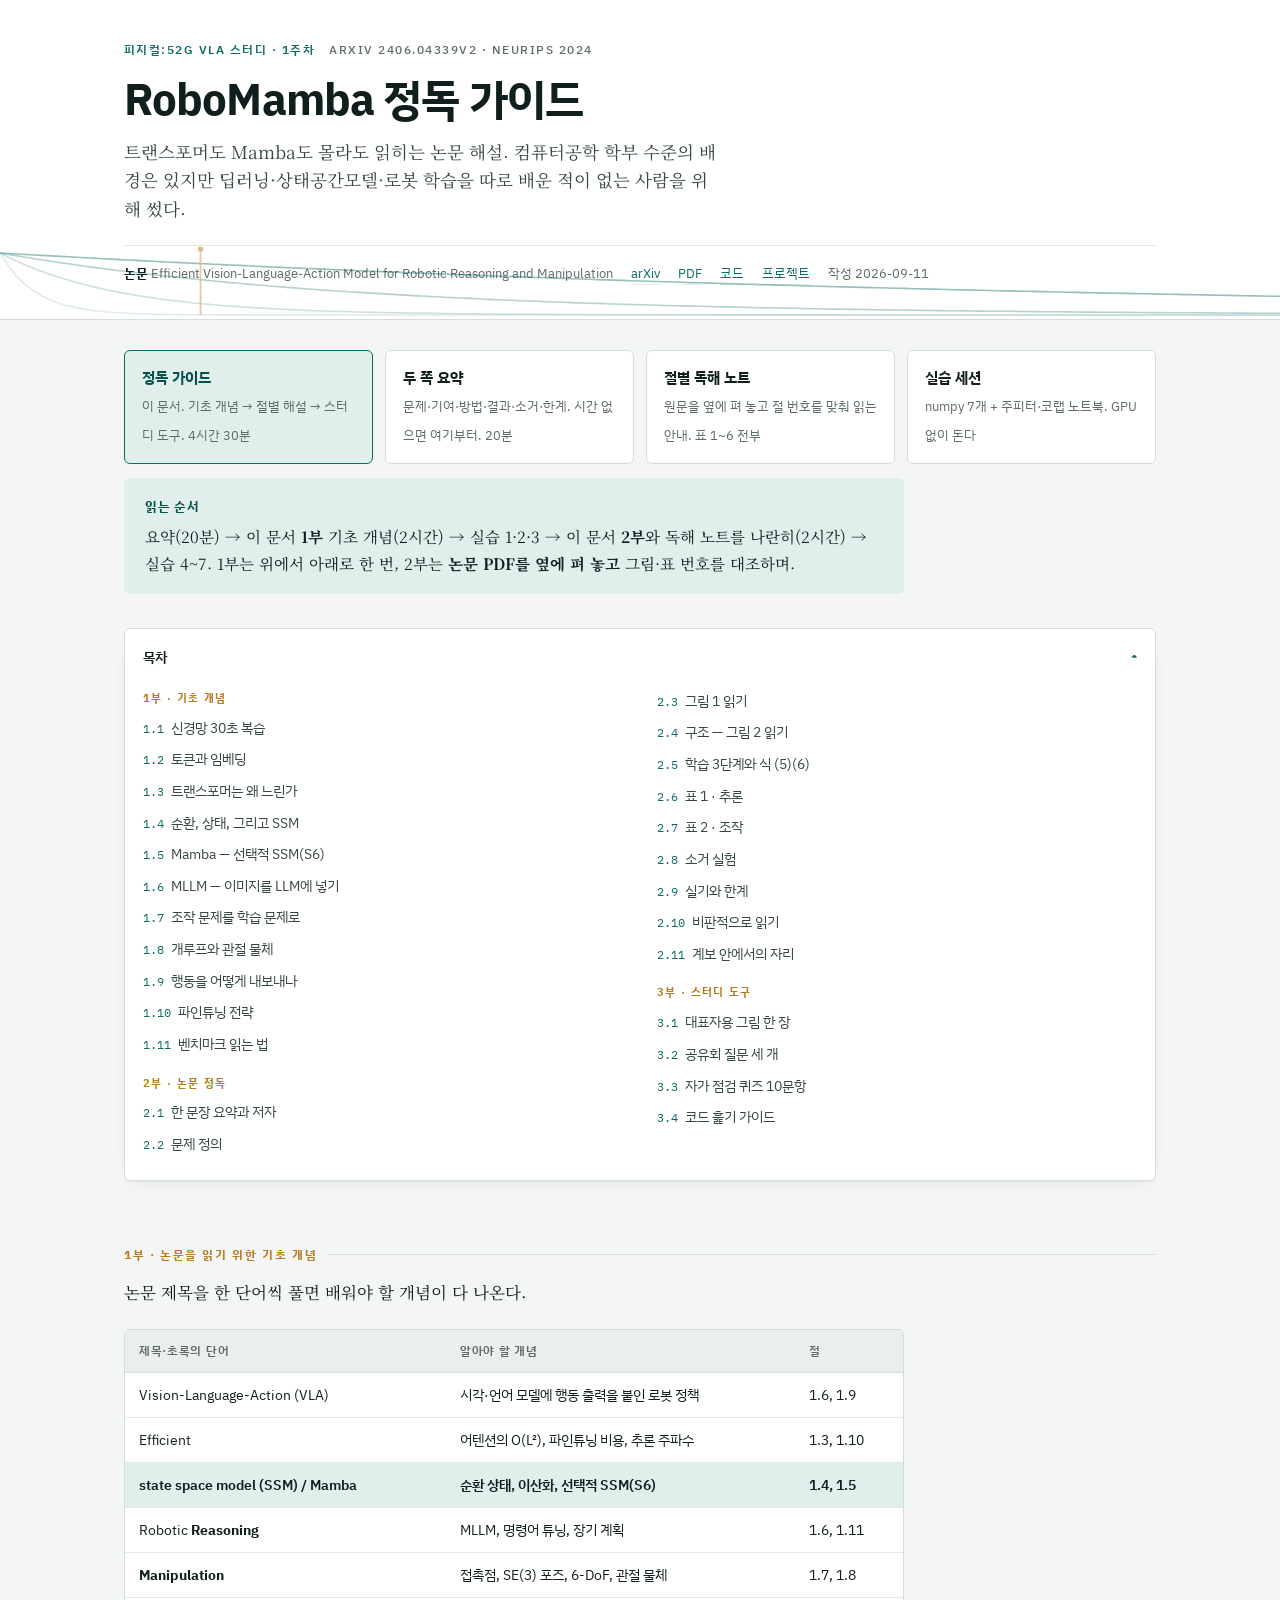
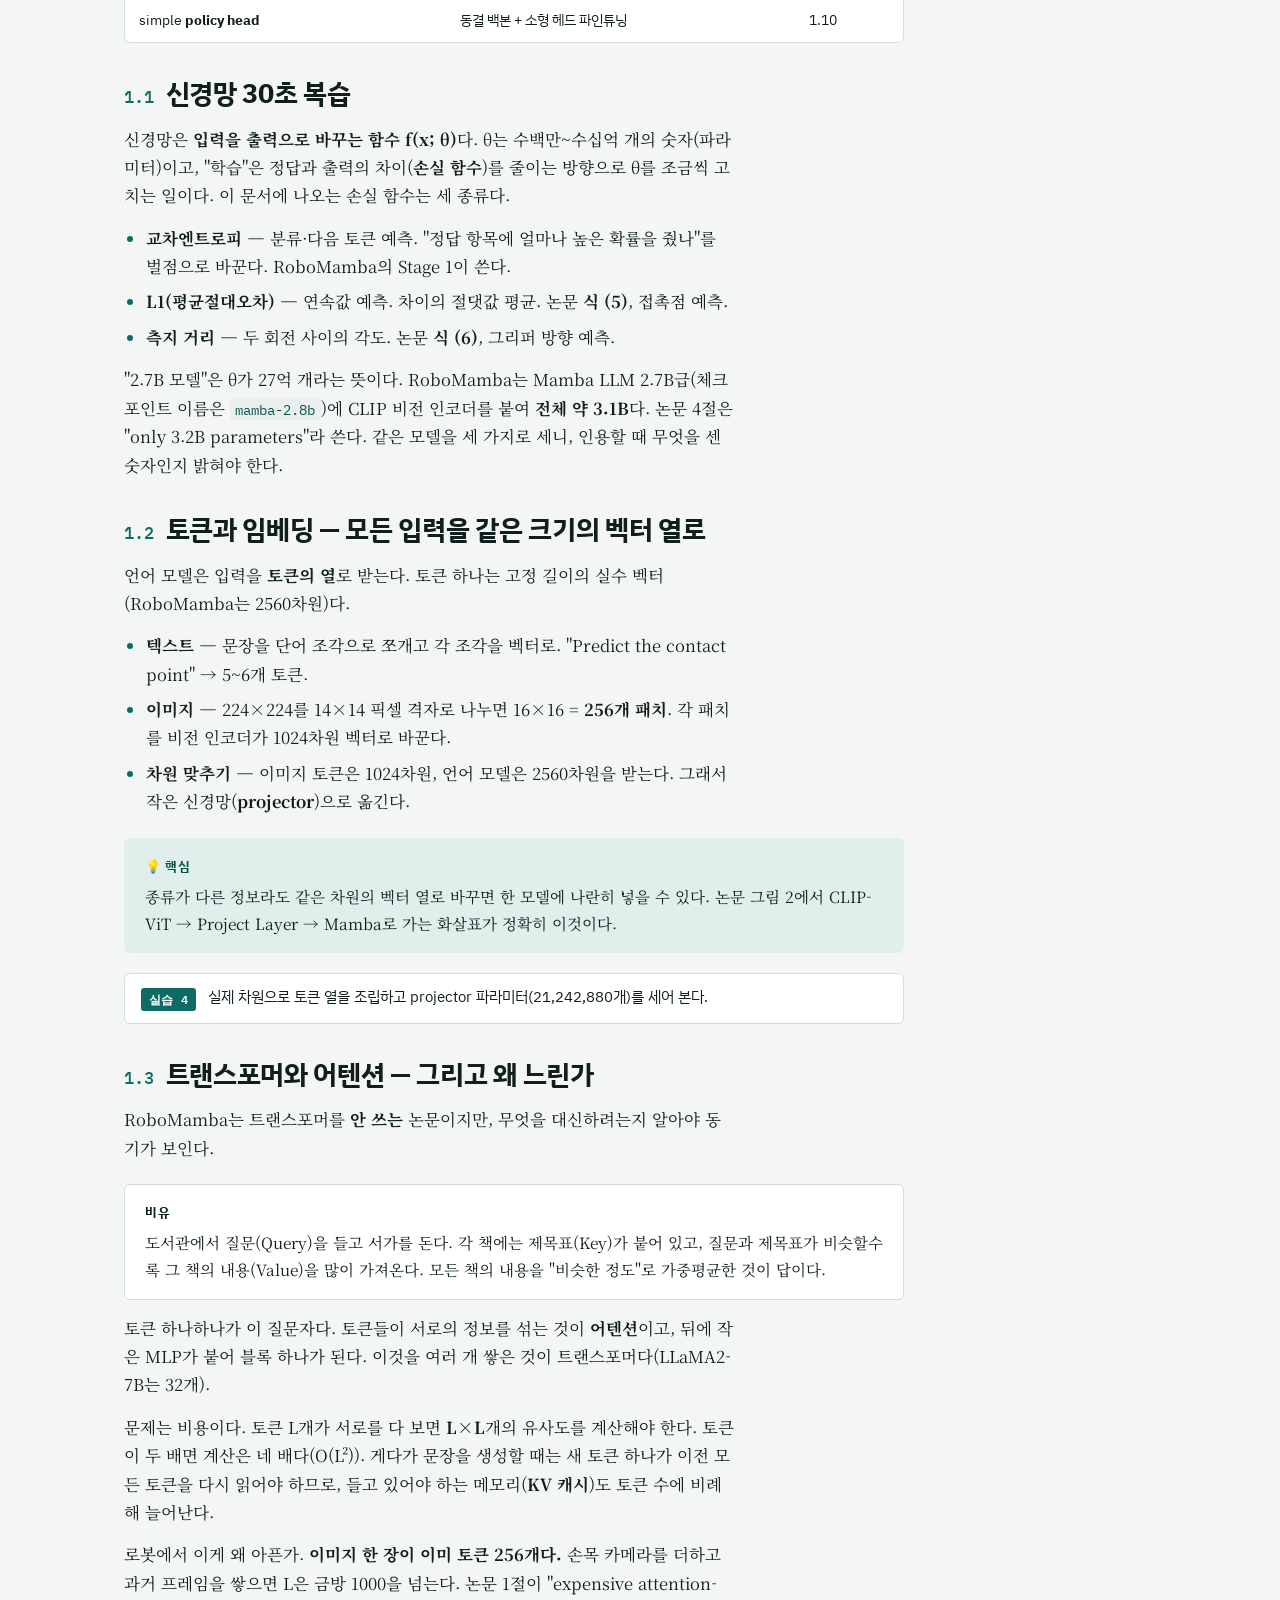
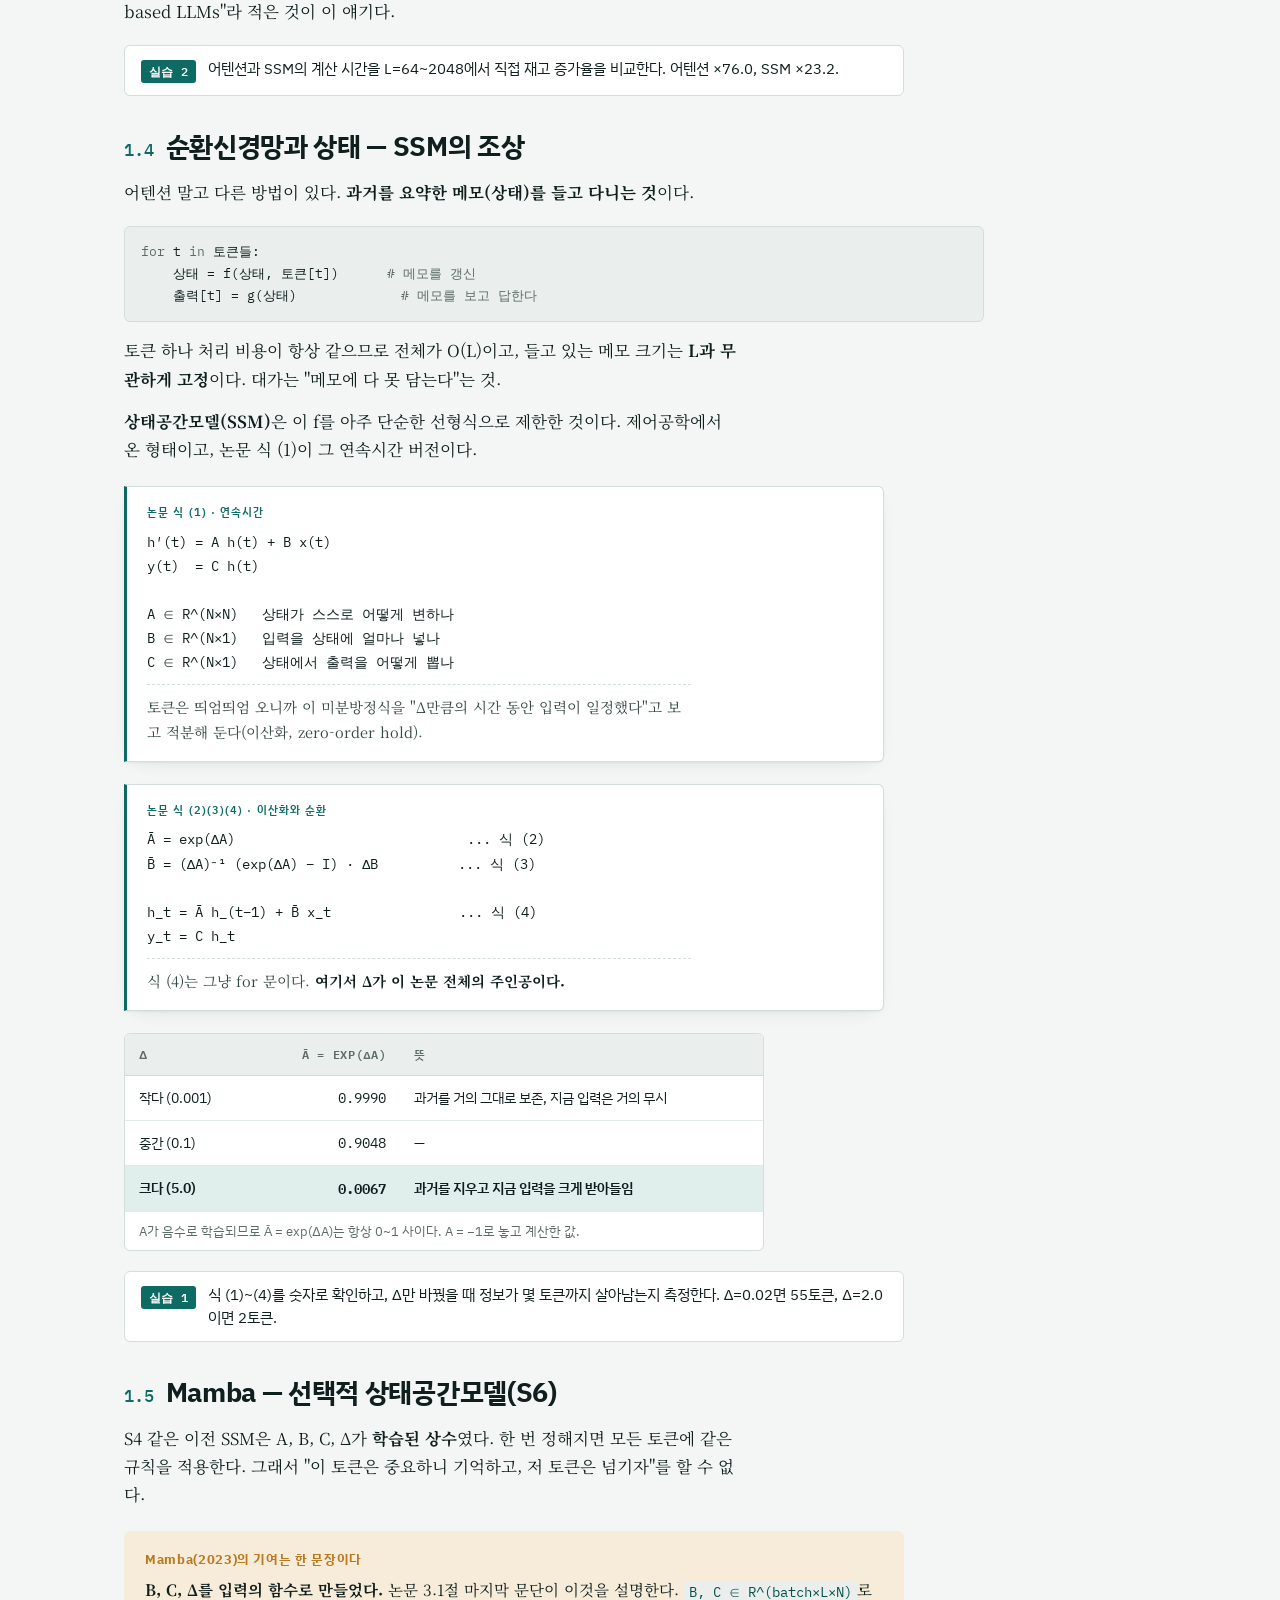
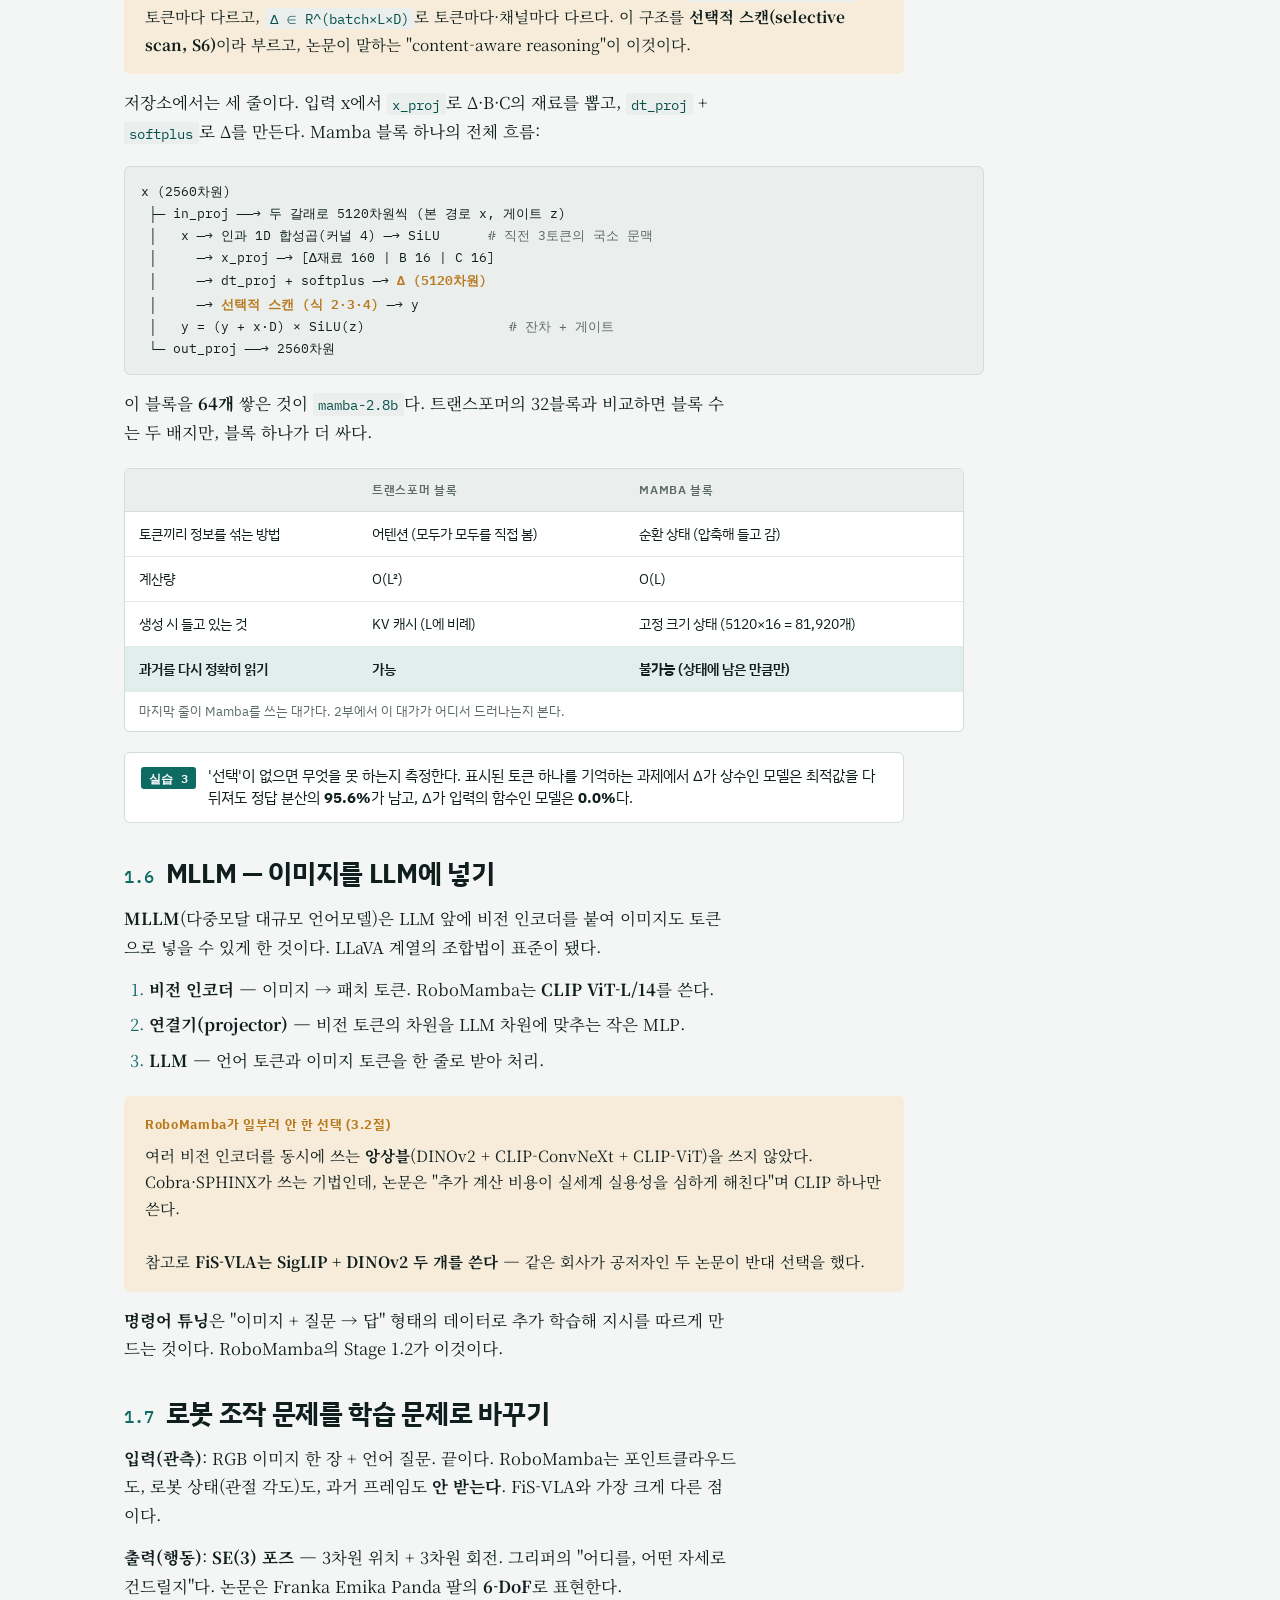
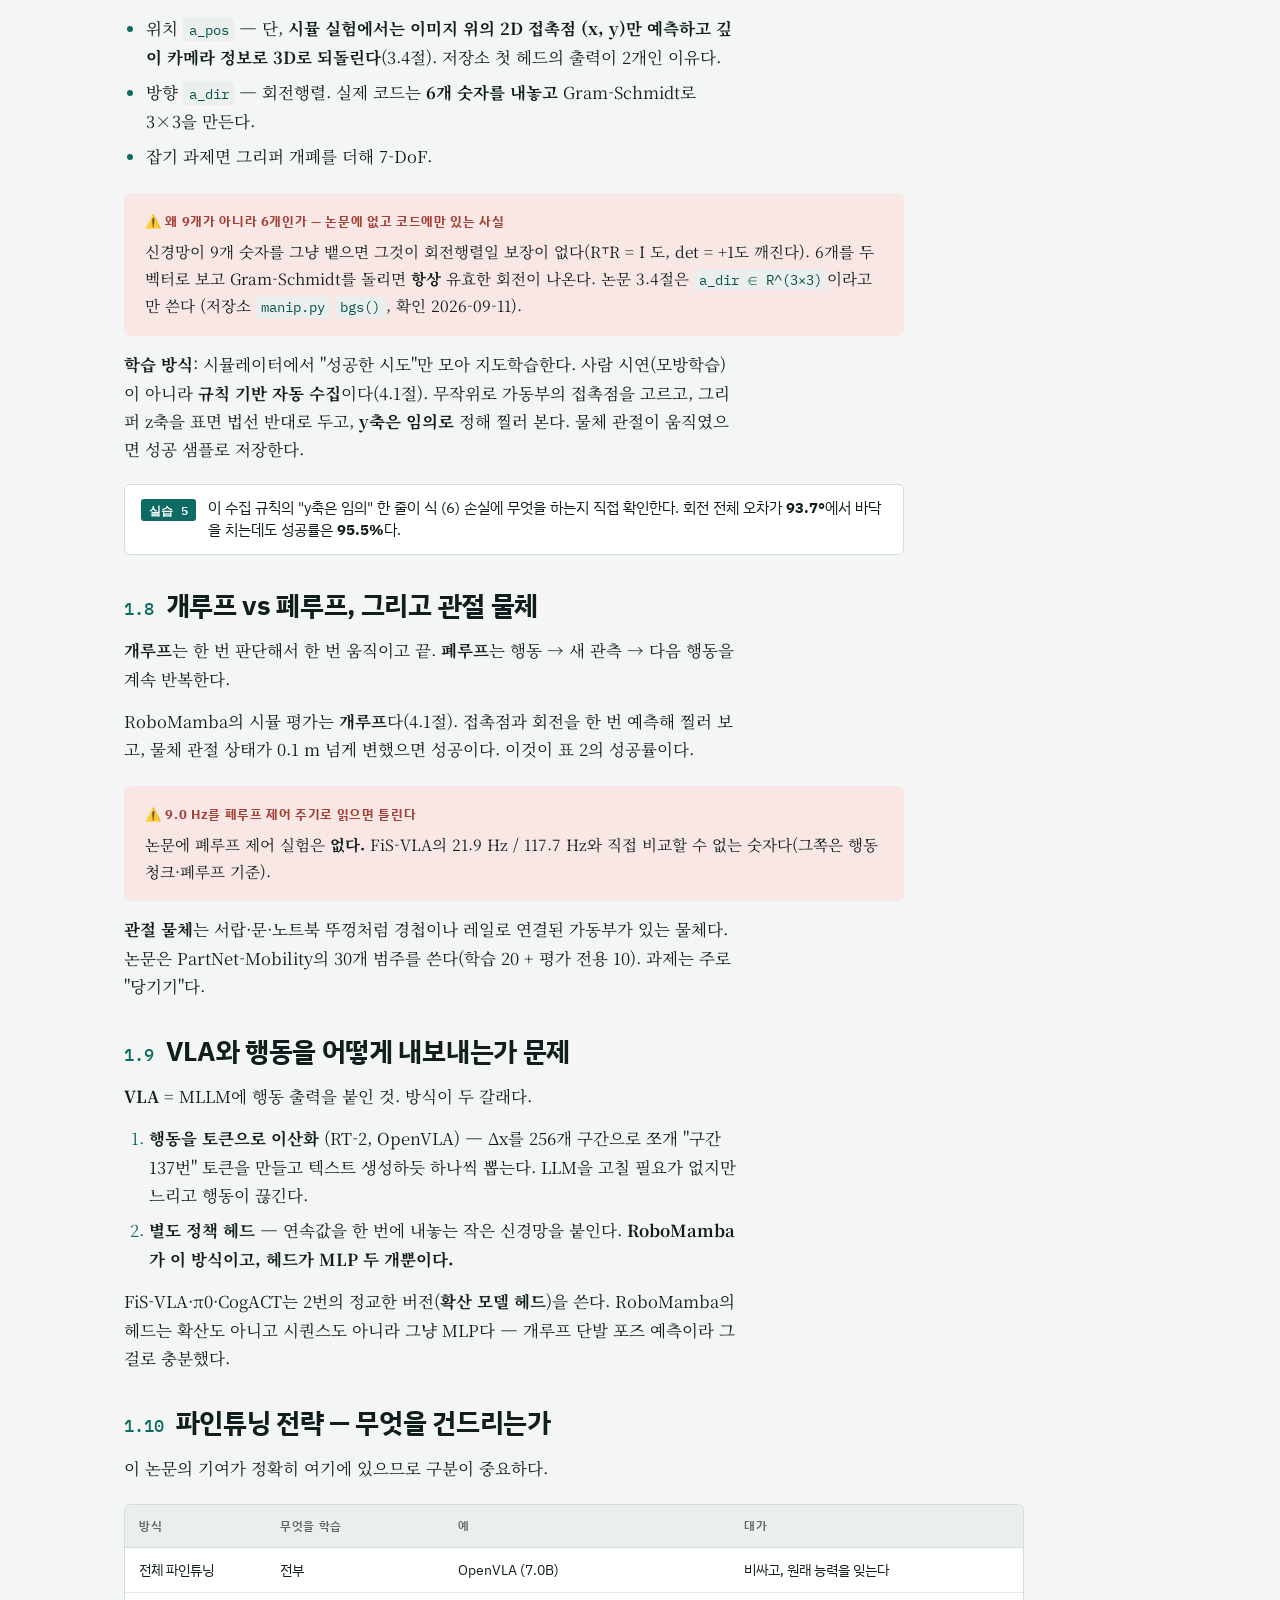
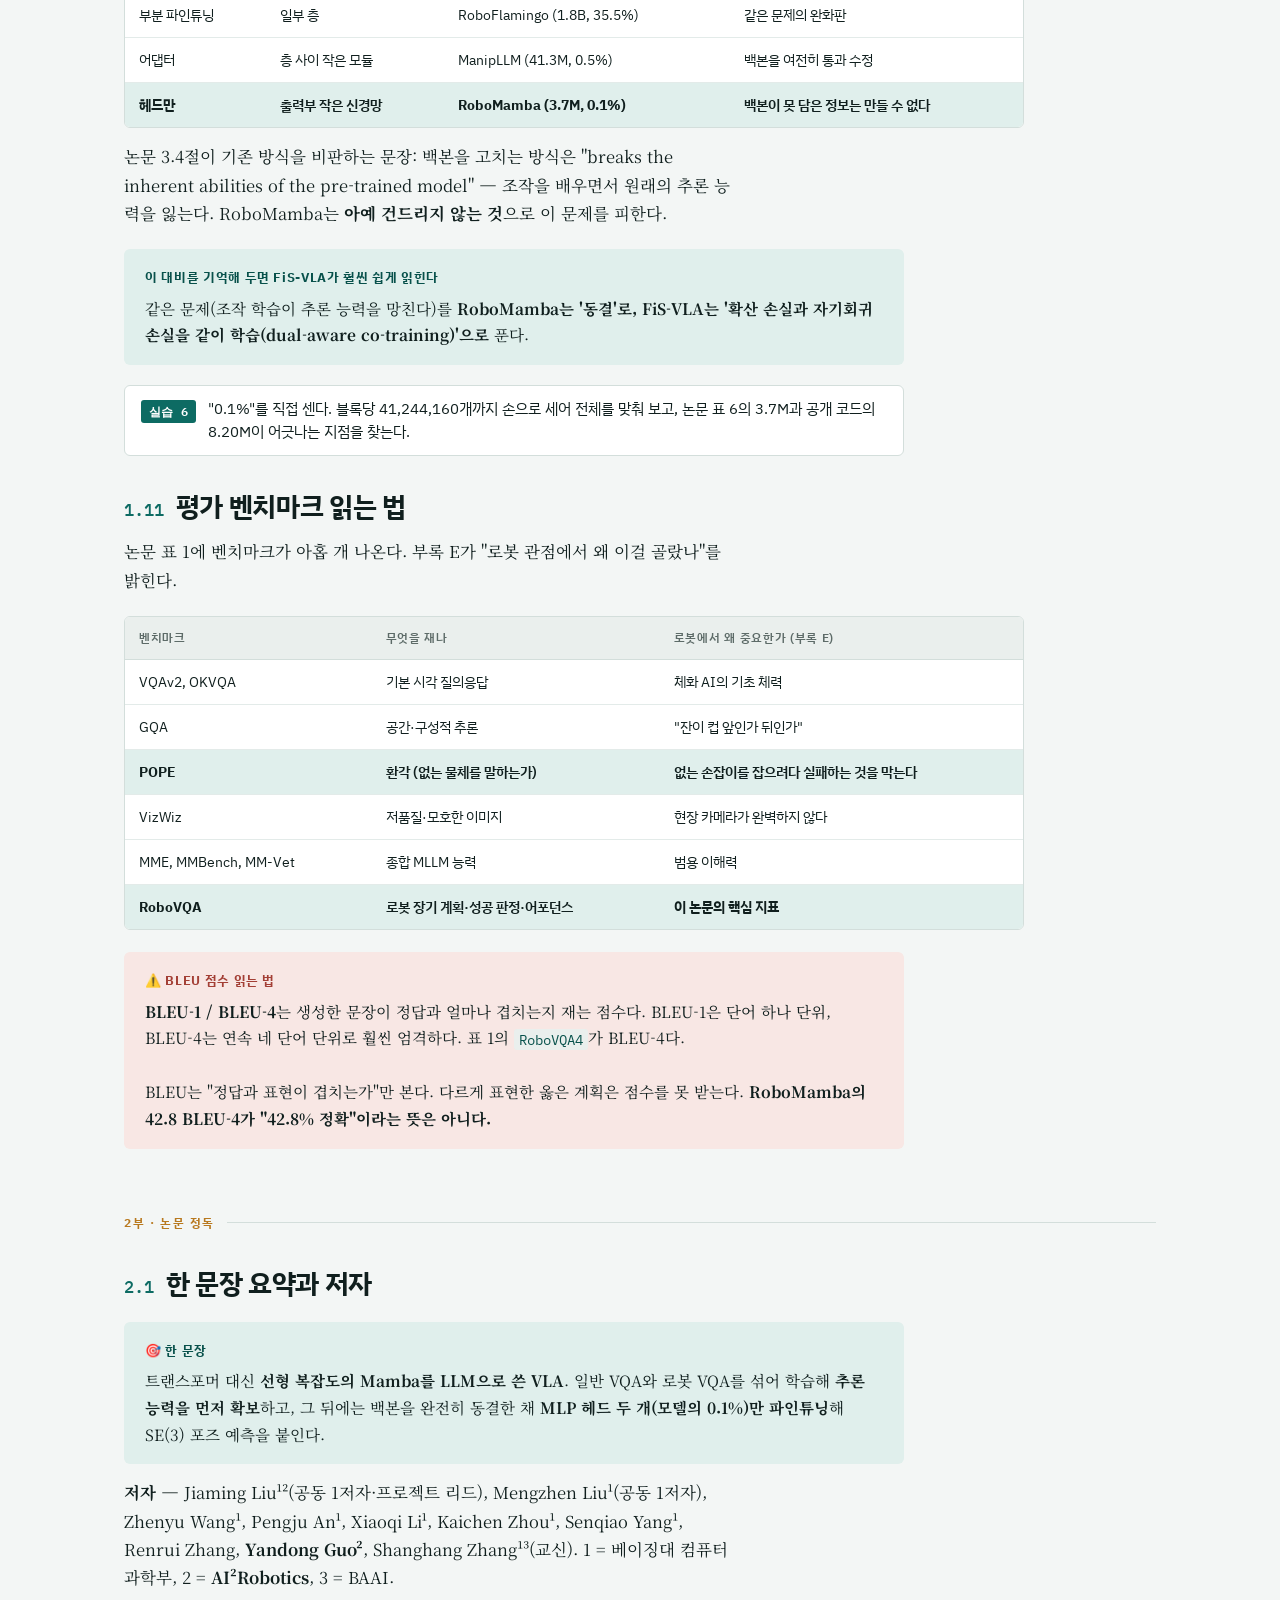
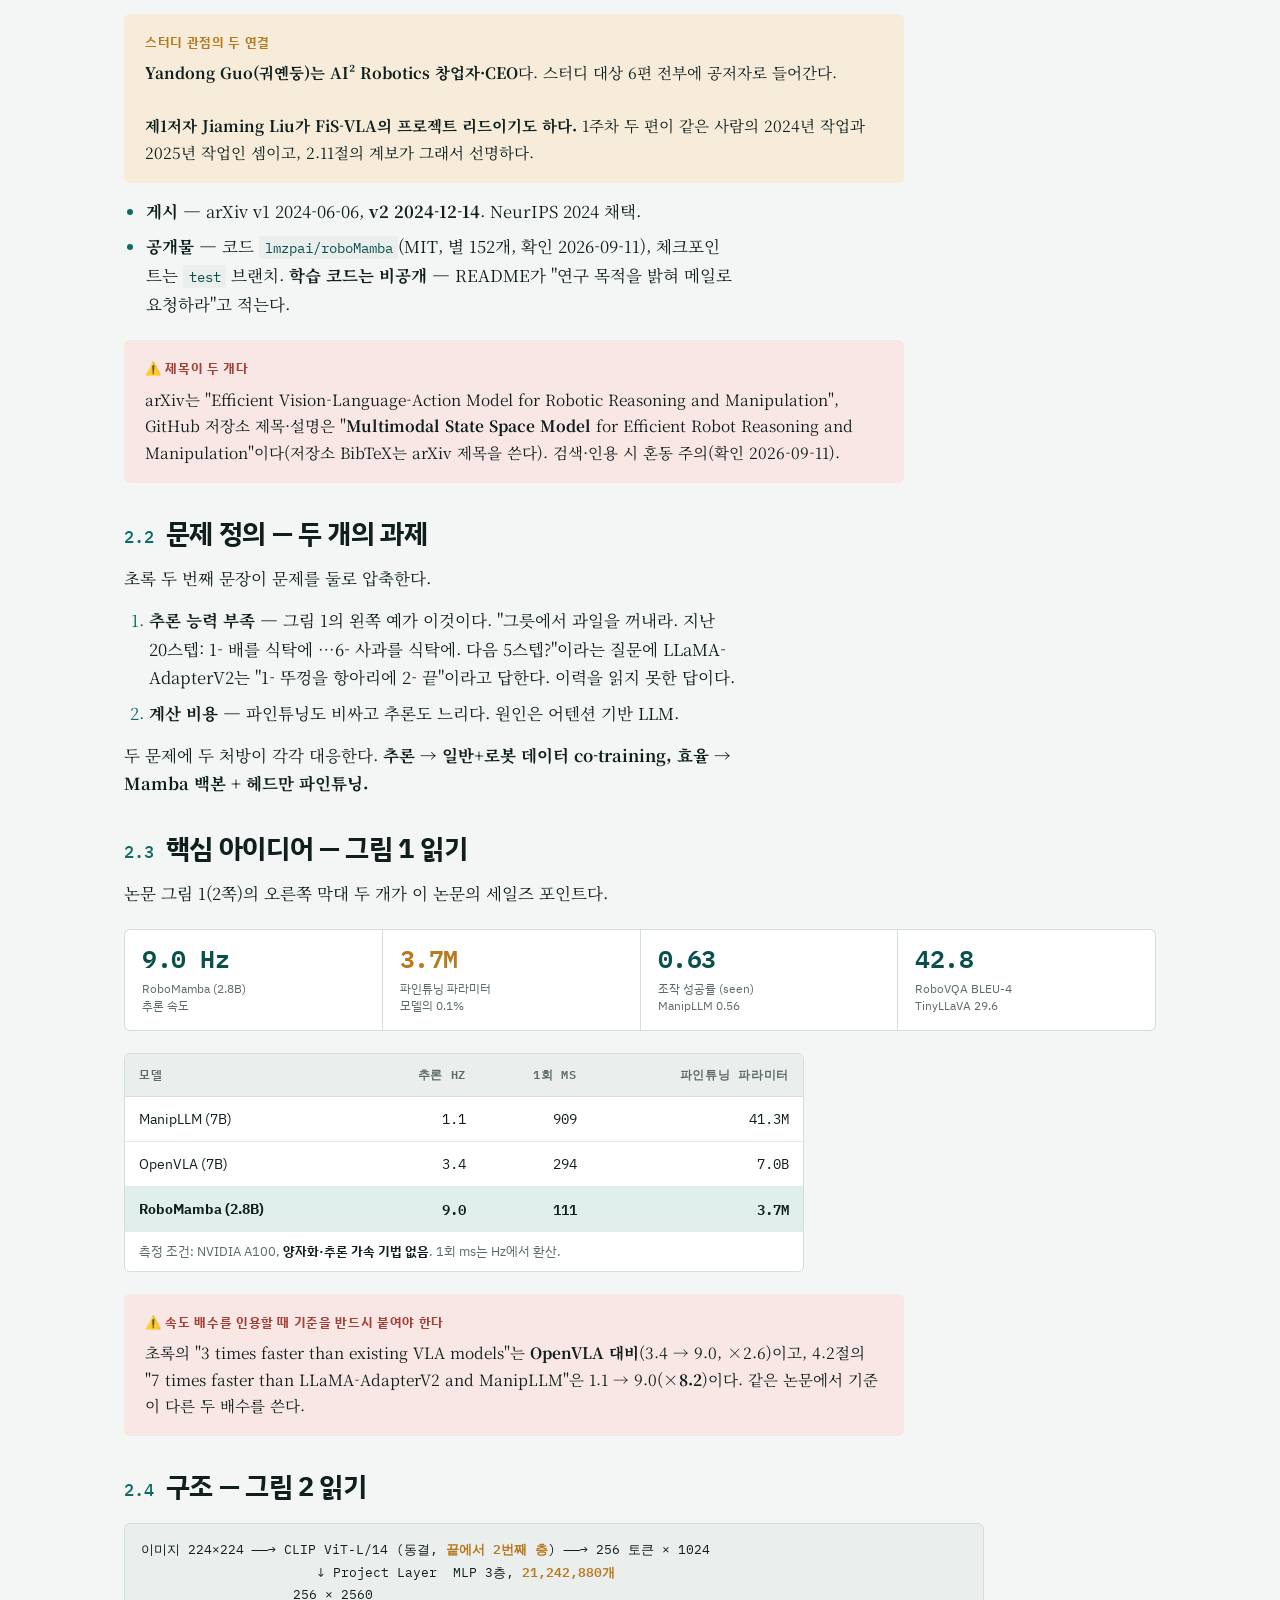
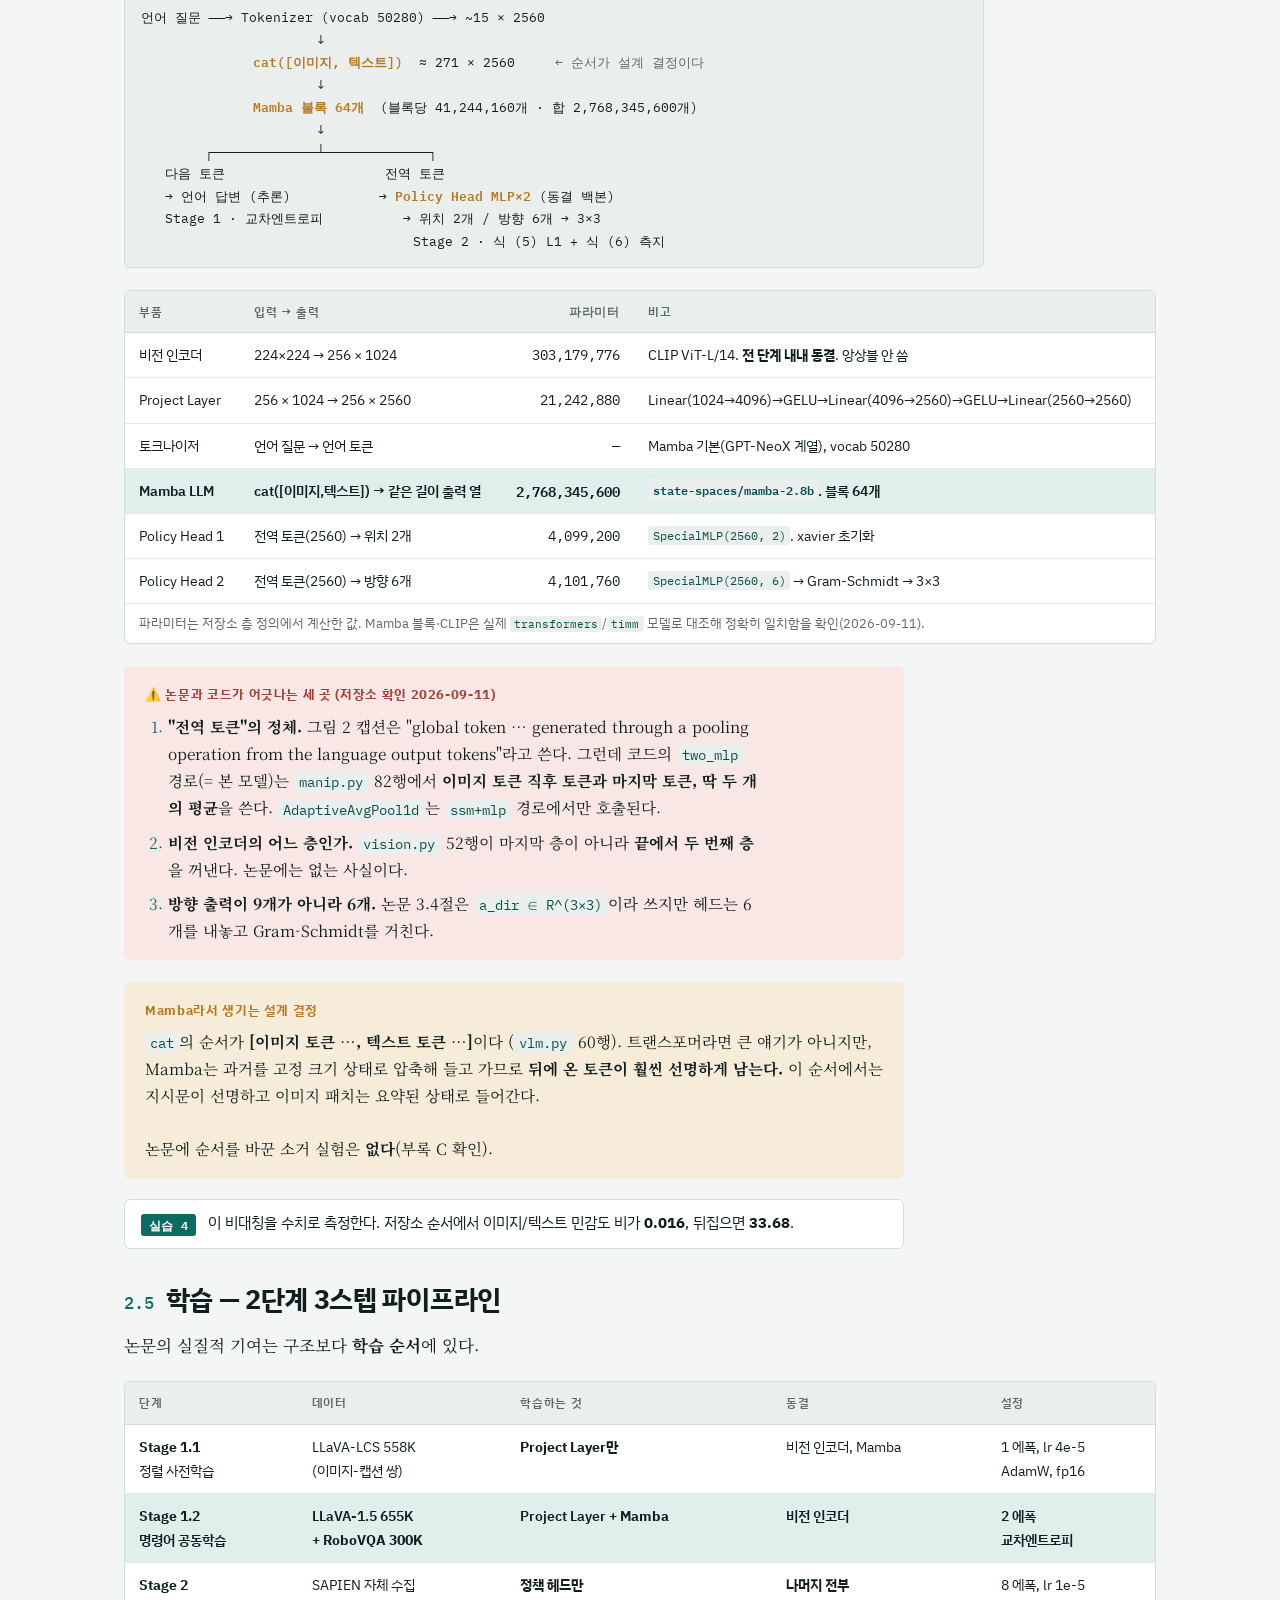
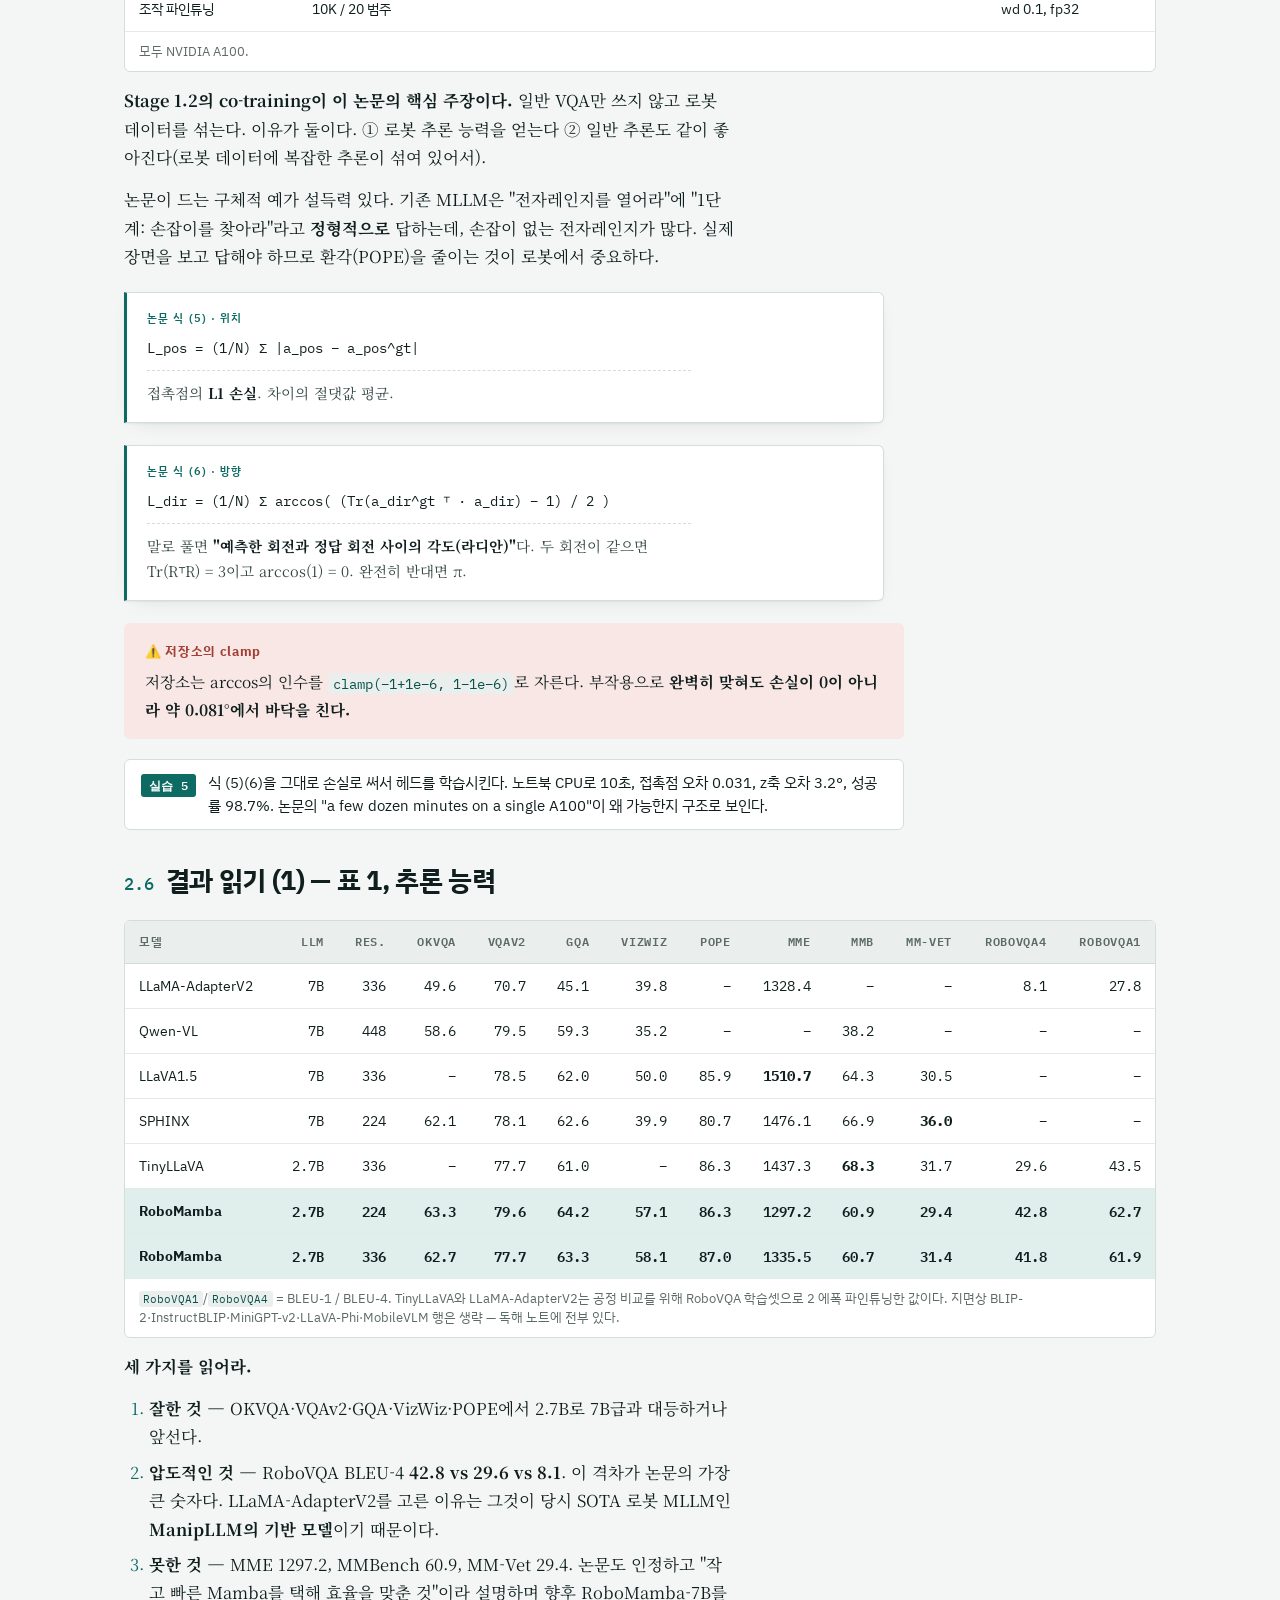
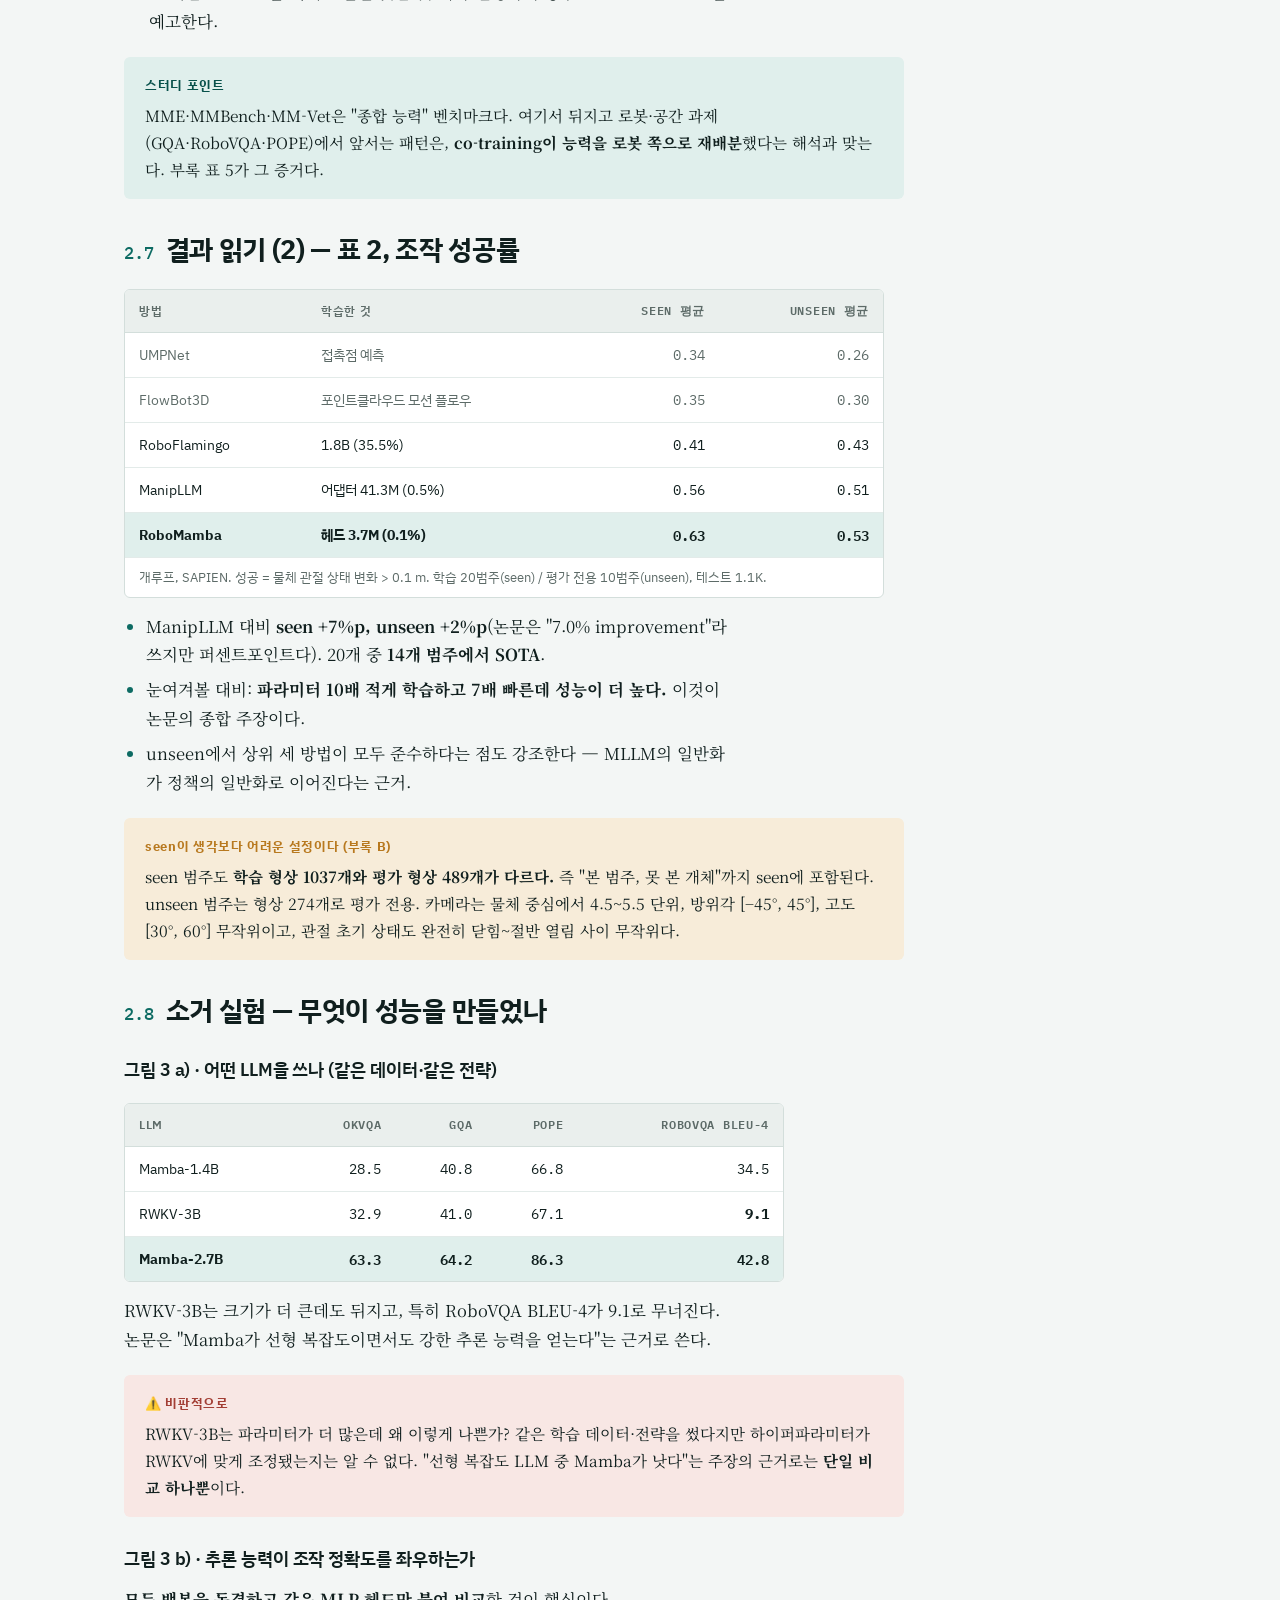
<file: robomamba-guide.html>
<!DOCTYPE html>
<html lang="ko">
<head>
<meta charset="utf-8">
<meta name="viewport" content="width=device-width, initial-scale=1">
<style>
    html { color-scheme: light; }
    body { margin: 0; font: 14px system-ui, -apple-system, sans-serif; background: #fafaf9; }
    img { max-width: 100%; }
    [hidden] { display: none !important; }
</style>
<title>RoboMamba 정독 가이드</title>
<link rel="preconnect" href="https://fonts.gstatic.com" crossorigin>
<link rel="stylesheet" href="https://fonts.googleapis.com/css2?family=IBM+Plex+Sans+KR:wght@400;500;600;700&family=Noto+Serif+KR:wght@400;600;700&family=IBM+Plex+Mono:wght@400;500;600&display=swap">
<link rel="stylesheet" href="style.css">

</head>
<body>
<header class="masthead">
  <svg class="decay" viewBox="0 0 1200 76" preserveAspectRatio="none" xmlns="http://www.w3.org/2000/svg" aria-hidden="true"><polyline points="0,10.0 8,10.5 16,11.0 24,11.5 32,12.0 40,12.4 48,12.9 56,13.4 64,13.8 72,14.3 80,14.8 88,15.2 96,15.7 104,16.1 112,16.6 120,17.0 128,17.4 136,17.9 144,18.3 152,18.7 160,19.2 168,19.6 176,20.0 184,20.4 192,20.8 200,21.2 208,21.6 216,22.0 224,22.4 232,22.8 240,23.2 248,23.6 256,24.0 264,24.4 272,24.8 280,25.1 288,25.5 296,25.9 304,26.3 312,26.6 320,27.0 328,27.3 336,27.7 344,28.0 352,28.4 360,28.7 368,29.1 376,29.4 384,29.8 392,30.1 400,30.4 408,30.8 416,31.1 424,31.4 432,31.7 440,32.1 448,32.4 456,32.7 464,33.0 472,33.3 480,33.6 488,33.9 496,34.2 504,34.5 512,34.8 520,35.1 528,35.4 536,35.7 544,36.0 552,36.3 560,36.6 568,36.9 576,37.1 584,37.4 592,37.7 600,38.0 608,38.2 616,38.5 624,38.8 632,39.0 640,39.3 648,39.6 656,39.8 664,40.1 672,40.3 680,40.6 688,40.8 696,41.1 704,41.3 712,41.6 720,41.8 728,42.1 736,42.3 744,42.5 752,42.8 760,43.0 768,43.2 776,43.5 784,43.7 792,43.9 800,44.1 808,44.4 816,44.6 824,44.8 832,45.0 840,45.2 848,45.4 856,45.7 864,45.9 872,46.1 880,46.3 888,46.5 896,46.7 904,46.9 912,47.1 920,47.3 928,47.5 936,47.7 944,47.9 952,48.1 960,48.3 968,48.4 976,48.6 984,48.8 992,49.0 1000,49.2 1008,49.4 1016,49.6 1024,49.7 1032,49.9 1040,50.1 1048,50.3 1056,50.4 1064,50.6 1072,50.8 1080,50.9 1088,51.1 1096,51.3 1104,51.4 1112,51.6 1120,51.8 1128,51.9 1136,52.1 1144,52.3 1152,52.4 1160,52.6 1168,52.7 1176,52.9 1184,53.0 1192,53.2 1200,53.3" fill="none" stroke="var(--accent)" stroke-width="1.6" opacity="0.85"/><polyline points="0,10.0 8,11.5 16,12.9 24,14.3 32,15.7 40,17.0 48,18.3 56,19.6 64,20.8 72,22.0 80,23.2 88,24.4 96,25.5 104,26.6 112,27.7 120,28.7 128,29.8 136,30.8 144,31.7 152,32.7 160,33.6 168,34.5 176,35.4 184,36.3 192,37.1 200,38.0 208,38.8 216,39.6 224,40.3 232,41.1 240,41.8 248,42.5 256,43.2 264,43.9 272,44.6 280,45.2 288,45.9 296,46.5 304,47.1 312,47.7 320,48.3 328,48.8 336,49.4 344,49.9 352,50.4 360,50.9 368,51.4 376,51.9 384,52.4 392,52.9 400,53.3 408,53.8 416,54.2 424,54.6 432,55.0 440,55.4 448,55.8 456,56.2 464,56.6 472,57.0 480,57.3 488,57.7 496,58.0 504,58.3 512,58.7 520,59.0 528,59.3 536,59.6 544,59.9 552,60.2 560,60.4 568,60.7 576,61.0 584,61.2 592,61.5 600,61.8 608,62.0 616,62.2 624,62.5 632,62.7 640,62.9 648,63.1 656,63.3 664,63.5 672,63.7 680,63.9 688,64.1 696,64.3 704,64.5 712,64.7 720,64.8 728,65.0 736,65.2 744,65.3 752,65.5 760,65.7 768,65.8 776,66.0 784,66.1 792,66.2 800,66.4 808,66.5 816,66.6 824,66.8 832,66.9 840,67.0 848,67.1 856,67.2 864,67.4 872,67.5 880,67.6 888,67.7 896,67.8 904,67.9 912,68.0 920,68.1 928,68.2 936,68.3 944,68.3 952,68.4 960,68.5 968,68.6 976,68.7 984,68.8 992,68.8 1000,68.9 1008,69.0 1016,69.1 1024,69.1 1032,69.2 1040,69.3 1048,69.3 1056,69.4 1064,69.5 1072,69.5 1080,69.6 1088,69.6 1096,69.7 1104,69.7 1112,69.8 1120,69.8 1128,69.9 1136,69.9 1144,70.0 1152,70.0 1160,70.1 1168,70.1 1176,70.2 1184,70.2 1192,70.3 1200,70.3" fill="none" stroke="var(--accent)" stroke-width="1.6" opacity="0.6"/><polyline points="0,10.0 8,14.3 16,18.3 24,22.0 32,25.5 40,28.7 48,31.7 56,34.5 64,37.1 72,39.6 80,41.8 88,43.9 96,45.9 104,47.7 112,49.4 120,50.9 128,52.4 136,53.8 144,55.0 152,56.2 160,57.3 168,58.3 176,59.3 184,60.2 192,61.0 200,61.8 208,62.5 216,63.1 224,63.7 232,64.3 240,64.8 248,65.3 256,65.8 264,66.2 272,66.6 280,67.0 288,67.4 296,67.7 304,68.0 312,68.3 320,68.5 328,68.8 336,69.0 344,69.2 352,69.4 360,69.6 368,69.7 376,69.9 384,70.0 392,70.2 400,70.3 408,70.4 416,70.5 424,70.6 432,70.7 440,70.8 448,70.9 456,71.0 464,71.0 472,71.1 480,71.2 488,71.2 496,71.3 504,71.3 512,71.4 520,71.4 528,71.5 536,71.5 544,71.5 552,71.6 560,71.6 568,71.6 576,71.7 584,71.7 592,71.7 600,71.7 608,71.7 616,71.8 624,71.8 632,71.8 640,71.8 648,71.8 656,71.8 664,71.8 672,71.9 680,71.9 688,71.9 696,71.9 704,71.9 712,71.9 720,71.9 728,71.9 736,71.9 744,71.9 752,71.9 760,71.9 768,71.9 776,71.9 784,71.9 792,72.0 800,72.0 808,72.0 816,72.0 824,72.0 832,72.0 840,72.0 848,72.0 856,72.0 864,72.0 872,72.0 880,72.0 888,72.0 896,72.0 904,72.0 912,72.0 920,72.0 928,72.0 936,72.0 944,72.0 952,72.0 960,72.0 968,72.0 976,72.0 984,72.0 992,72.0 1000,72.0 1008,72.0 1016,72.0 1024,72.0 1032,72.0 1040,72.0 1048,72.0 1056,72.0 1064,72.0 1072,72.0 1080,72.0 1088,72.0 1096,72.0 1104,72.0 1112,72.0 1120,72.0 1128,72.0 1136,72.0 1144,72.0 1152,72.0 1160,72.0 1168,72.0 1176,72.0 1184,72.0 1192,72.0 1200,72.0" fill="none" stroke="var(--accent)" stroke-width="1.6" opacity="0.4"/><polyline points="0,10.0 8,23.2 16,33.6 24,41.8 32,48.3 40,53.3 48,57.3 56,60.4 64,62.9 72,64.8 80,66.4 88,67.6 96,68.5 104,69.3 112,69.8 120,70.3 128,70.7 136,71.0 144,71.2 152,71.4 160,71.5 168,71.6 176,71.7 184,71.8 192,71.8 200,71.8 208,71.9 216,71.9 224,71.9 232,71.9 240,72.0 248,72.0 256,72.0 264,72.0 272,72.0 280,72.0 288,72.0 296,72.0 304,72.0 312,72.0 320,72.0 328,72.0 336,72.0 344,72.0 352,72.0 360,72.0 368,72.0 376,72.0 384,72.0 392,72.0 400,72.0 408,72.0 416,72.0 424,72.0 432,72.0 440,72.0 448,72.0 456,72.0 464,72.0 472,72.0 480,72.0 488,72.0 496,72.0 504,72.0 512,72.0 520,72.0 528,72.0 536,72.0 544,72.0 552,72.0 560,72.0 568,72.0 576,72.0 584,72.0 592,72.0 600,72.0 608,72.0 616,72.0 624,72.0 632,72.0 640,72.0 648,72.0 656,72.0 664,72.0 672,72.0 680,72.0 688,72.0 696,72.0 704,72.0 712,72.0 720,72.0 728,72.0 736,72.0 744,72.0 752,72.0 760,72.0 768,72.0 776,72.0 784,72.0 792,72.0 800,72.0 808,72.0 816,72.0 824,72.0 832,72.0 840,72.0 848,72.0 856,72.0 864,72.0 872,72.0 880,72.0 888,72.0 896,72.0 904,72.0 912,72.0 920,72.0 928,72.0 936,72.0 944,72.0 952,72.0 960,72.0 968,72.0 976,72.0 984,72.0 992,72.0 1000,72.0 1008,72.0 1016,72.0 1024,72.0 1032,72.0 1040,72.0 1048,72.0 1056,72.0 1064,72.0 1072,72.0 1080,72.0 1088,72.0 1096,72.0 1104,72.0 1112,72.0 1120,72.0 1128,72.0 1136,72.0 1144,72.0 1152,72.0 1160,72.0 1168,72.0 1176,72.0 1184,72.0 1192,72.0 1200,72.0" fill="none" stroke="var(--accent)" stroke-width="1.6" opacity="0.25"/><line x1="188" y1="6" x2="188" y2="72" stroke="var(--spike)" stroke-width="1.6" opacity=".8"/><circle cx="188" cy="6" r="2.6" fill="var(--spike)"/></svg>
  <div class="wrap">
    <div class="eyebrow">
      <span>피지컬:52g VLA 스터디 · 1주차</span>
      <span class="dim">arXiv 2406.04339v2 · NeurIPS 2024</span>
    </div>
    <h1>RoboMamba 정독 가이드</h1>
    <p class="standfirst">
      트랜스포머도 Mamba도 몰라도 읽히는 논문 해설. 컴퓨터공학 학부 수준의 배경은
      있지만 딥러닝·상태공간모델·로봇 학습을 따로 배운 적이 없는 사람을 위해 썼다.
    </p>
    <div class="meta">
      <span><strong>논문</strong> Efficient Vision-Language-Action Model for Robotic Reasoning and Manipulation</span>
      <a href="https://arxiv.org/abs/2406.04339">arXiv</a>
      <a href="https://arxiv.org/pdf/2406.04339">PDF</a>
      <a href="https://github.com/lmzpai/roboMamba">코드</a>
      <a href="https://sites.google.com/view/robomamba-web">프로젝트</a>
      <span class="dim">작성 2026-09-11</span>
    </div>
  </div>
</header>

<div class="wrap">
<main>

<div class="docs">
  <div class="doc self"><span class="t">정독 가이드</span><span class="d">이 문서. 기초 개념 → 절별 해설 → 스터디 도구. 4시간 30분</span></div>
  <div class="doc"><span class="t">두 쪽 요약</span><span class="d">문제·기여·방법·결과·소거·한계. 시간 없으면 여기부터. 20분</span></div>
  <div class="doc"><span class="t">절별 독해 노트</span><span class="d">원문을 옆에 펴 놓고 절 번호를 맞춰 읽는 안내. 표 1~6 전부</span></div>
  <div class="doc"><span class="t">실습 세션</span><span class="d">numpy 7개 + 주피터·코랩 노트북. GPU 없이 돈다</span></div>
</div>

<div class="box key" style="margin-top:14px">
  <span class="h">읽는 순서</span>
  요약(20분) → 이 문서 <strong>1부</strong> 기초 개념(2시간) → 실습 1·2·3 →
  이 문서 <strong>2부</strong>와 독해 노트를 나란히(2시간) → 실습 4~7.
  1부는 위에서 아래로 한 번, 2부는 <strong>논문 PDF를 옆에 펴 놓고</strong> 그림·표 번호를 대조하며.
</div>

<details class="toc" open>
  <summary>목차</summary>
  <div class="toc-body">
    <div class="grp">1부 · 기초 개념</div>
    <a href="#s11"><span class="num">1.1</span>신경망 30초 복습</a>
    <a href="#s12"><span class="num">1.2</span>토큰과 임베딩</a>
    <a href="#s13"><span class="num">1.3</span>트랜스포머는 왜 느린가</a>
    <a href="#s14"><span class="num">1.4</span>순환, 상태, 그리고 SSM</a>
    <a href="#s15"><span class="num">1.5</span>Mamba — 선택적 SSM(S6)</a>
    <a href="#s16"><span class="num">1.6</span>MLLM — 이미지를 LLM에 넣기</a>
    <a href="#s17"><span class="num">1.7</span>조작 문제를 학습 문제로</a>
    <a href="#s18"><span class="num">1.8</span>개루프와 관절 물체</a>
    <a href="#s19"><span class="num">1.9</span>행동을 어떻게 내보내나</a>
    <a href="#s110"><span class="num">1.10</span>파인튜닝 전략</a>
    <a href="#s111"><span class="num">1.11</span>벤치마크 읽는 법</a>
    <div class="grp">2부 · 논문 정독</div>
    <a href="#s21"><span class="num">2.1</span>한 문장 요약과 저자</a>
    <a href="#s22"><span class="num">2.2</span>문제 정의</a>
    <a href="#s23"><span class="num">2.3</span>그림 1 읽기</a>
    <a href="#s24"><span class="num">2.4</span>구조 — 그림 2 읽기</a>
    <a href="#s25"><span class="num">2.5</span>학습 3단계와 식 (5)(6)</a>
    <a href="#s26"><span class="num">2.6</span>표 1 · 추론</a>
    <a href="#s27"><span class="num">2.7</span>표 2 · 조작</a>
    <a href="#s28"><span class="num">2.8</span>소거 실험</a>
    <a href="#s29"><span class="num">2.9</span>실기와 한계</a>
    <a href="#s210"><span class="num">2.10</span>비판적으로 읽기</a>
    <a href="#s211"><span class="num">2.11</span>계보 안에서의 자리</a>
    <div class="grp">3부 · 스터디 도구</div>
    <a href="#s31"><span class="num">3.1</span>대표자용 그림 한 장</a>
    <a href="#s32"><span class="num">3.2</span>공유회 질문 세 개</a>
    <a href="#s33"><span class="num">3.3</span>자가 점검 퀴즈 10문항</a>
    <a href="#s34"><span class="num">3.4</span>코드 훑기 가이드</a>
  </div>
</details>

<!-- ══════════════════ 1부 ══════════════════ -->
<div class="part">1부 · 논문을 읽기 위한 기초 개념</div>

<p class="col">논문 제목을 한 단어씩 풀면 배워야 할 개념이 다 나온다.</p>

<div class="tbl" style="max-width:780px">
<table>
<thead><tr><th>제목·초록의 단어</th><th>알아야 할 개념</th><th>절</th></tr></thead>
<tbody>
<tr><td>Vision-Language-Action (VLA)</td><td>시각·언어 모델에 행동 출력을 붙인 로봇 정책</td><td>1.6, 1.9</td></tr>
<tr><td>Efficient</td><td>어텐션의 O(L²), 파인튜닝 비용, 추론 주파수</td><td>1.3, 1.10</td></tr>
<tr class="hi"><td>state space model (SSM) / Mamba</td><td>순환 상태, 이산화, 선택적 SSM(S6)</td><td>1.4, 1.5</td></tr>
<tr><td>Robotic <strong>Reasoning</strong></td><td>MLLM, 명령어 튜닝, 장기 계획</td><td>1.6, 1.11</td></tr>
<tr><td><strong>Manipulation</strong></td><td>접촉점, SE(3) 포즈, 6-DoF, 관절 물체</td><td>1.7, 1.8</td></tr>
<tr><td>simple <strong>policy head</strong></td><td>동결 백본 + 소형 헤드 파인튜닝</td><td>1.10</td></tr>
</tbody>
</table>
</div>

<h2 id="s11"><span class="num">1.1</span>신경망 30초 복습</h2>
<p>신경망은 <strong>입력을 출력으로 바꾸는 함수 f(x; θ)</strong>다. θ는 수백만~수십억 개의
숫자(파라미터)이고, "학습"은 정답과 출력의 차이(<strong>손실 함수</strong>)를 줄이는 방향으로
θ를 조금씩 고치는 일이다. 이 문서에 나오는 손실 함수는 세 종류다.</p>
<ul>
<li><strong>교차엔트로피</strong> — 분류·다음 토큰 예측. "정답 항목에 얼마나 높은 확률을 줬나"를
벌점으로 바꾼다. RoboMamba의 Stage 1이 쓴다.</li>
<li><strong>L1(평균절대오차)</strong> — 연속값 예측. 차이의 절댓값 평균. 논문 <strong>식 (5)</strong>, 접촉점 예측.</li>
<li><strong>측지 거리</strong> — 두 회전 사이의 각도. 논문 <strong>식 (6)</strong>, 그리퍼 방향 예측.</li>
</ul>
<p>"2.7B 모델"은 θ가 27억 개라는 뜻이다. RoboMamba는 Mamba LLM 2.7B급(체크포인트
이름은 <code>mamba-2.8b</code>)에 CLIP 비전 인코더를 붙여 <strong>전체 약 3.1B</strong>다.
논문 4절은 "only 3.2B parameters"라 쓴다. 같은 모델을 세 가지로 세니, 인용할 때
무엇을 센 숫자인지 밝혀야 한다.</p>

<h2 id="s12"><span class="num">1.2</span>토큰과 임베딩 — 모든 입력을 같은 크기의 벡터 열로</h2>
<p>언어 모델은 입력을 <strong>토큰의 열</strong>로 받는다. 토큰 하나는 고정 길이의 실수
벡터(RoboMamba는 2560차원)다.</p>
<ul>
<li><strong>텍스트</strong> — 문장을 단어 조각으로 쪼개고 각 조각을 벡터로. "Predict the contact point" → 5~6개 토큰.</li>
<li><strong>이미지</strong> — 224×224를 14×14 픽셀 격자로 나누면 16×16 = <strong>256개 패치</strong>.
각 패치를 비전 인코더가 1024차원 벡터로 바꾼다.</li>
<li><strong>차원 맞추기</strong> — 이미지 토큰은 1024차원, 언어 모델은 2560차원을 받는다.
그래서 작은 신경망(<strong>projector</strong>)으로 옮긴다.</li>
</ul>
<div class="box key">
  <span class="h">💡 핵심</span>
  종류가 다른 정보라도 같은 차원의 벡터 열로 바꾸면 한 모델에 나란히 넣을 수 있다.
  논문 그림 2에서 CLIP-ViT → Project Layer → Mamba로 가는 화살표가 정확히 이것이다.
</div>
<div class="lab-link"><span class="n">실습 4</span><span>실제 차원으로 토큰 열을 조립하고 projector 파라미터(21,242,880개)를 세어 본다.</span></div>

<h2 id="s13"><span class="num">1.3</span>트랜스포머와 어텐션 — 그리고 왜 느린가</h2>
<p>RoboMamba는 트랜스포머를 <strong>안 쓰는</strong> 논문이지만, 무엇을 대신하려는지 알아야
동기가 보인다.</p>
<div class="box">
  <span class="h">비유</span>
  도서관에서 질문(Query)을 들고 서가를 돈다. 각 책에는 제목표(Key)가 붙어 있고,
  질문과 제목표가 비슷할수록 그 책의 내용(Value)을 많이 가져온다. 모든 책의 내용을
  "비슷한 정도"로 가중평균한 것이 답이다.
</div>
<p>토큰 하나하나가 이 질문자다. 토큰들이 서로의 정보를 섞는 것이 <strong>어텐션</strong>이고,
뒤에 작은 MLP가 붙어 블록 하나가 된다. 이것을 여러 개 쌓은 것이 트랜스포머다(LLaMA2-7B는 32개).</p>
<p>문제는 비용이다. 토큰 L개가 서로를 다 보면 <strong>L×L</strong>개의 유사도를 계산해야 한다.
토큰이 두 배면 계산은 네 배다(O(L²)). 게다가 문장을 생성할 때는 새 토큰 하나가 이전
모든 토큰을 다시 읽어야 하므로, 들고 있어야 하는 메모리(<strong>KV 캐시</strong>)도 토큰 수에
비례해 늘어난다.</p>
<p>로봇에서 이게 왜 아픈가. <strong>이미지 한 장이 이미 토큰 256개다.</strong> 손목 카메라를
더하고 과거 프레임을 쌓으면 L은 금방 1000을 넘는다. 논문 1절이 "expensive
attention-based LLMs"라 적은 것이 이 얘기다.</p>
<div class="lab-link"><span class="n">실습 2</span><span>어텐션과 SSM의 계산 시간을 L=64~2048에서 직접 재고 증가율을 비교한다. 어텐션 ×76.0, SSM ×23.2.</span></div>

<h2 id="s14"><span class="num">1.4</span>순환신경망과 상태 — SSM의 조상</h2>
<p>어텐션 말고 다른 방법이 있다. <strong>과거를 요약한 메모(상태)를 들고 다니는 것</strong>이다.</p>
<pre class="code"><span class="c">for</span> t <span class="c">in</span> 토큰들:
    상태 = f(상태, 토큰[t])      <span class="c"># 메모를 갱신</span>
    출력[t] = g(상태)             <span class="c"># 메모를 보고 답한다</span></pre>
<p>토큰 하나 처리 비용이 항상 같으므로 전체가 O(L)이고, 들고 있는 메모 크기는
<strong>L과 무관하게 고정</strong>이다. 대가는 "메모에 다 못 담는다"는 것.</p>
<p><strong>상태공간모델(SSM)</strong>은 이 f를 아주 단순한 선형식으로 제한한 것이다.
제어공학에서 온 형태이고, 논문 식 (1)이 그 연속시간 버전이다.</p>

<div class="eq">
  <span class="tag">논문 식 (1) · 연속시간</span>
<pre>h′(t) = A h(t) + B x(t)
y(t)  = C h(t)

A ∈ R^(N×N)   상태가 스스로 어떻게 변하나
B ∈ R^(N×1)   입력을 상태에 얼마나 넣나
C ∈ R^(N×1)   상태에서 출력을 어떻게 뽑나</pre>
  <p class="gloss">토큰은 띄엄띄엄 오니까 이 미분방정식을 "Δ만큼의 시간 동안 입력이
  일정했다"고 보고 적분해 둔다(이산화, zero-order hold).</p>
</div>

<div class="eq">
  <span class="tag">논문 식 (2)(3)(4) · 이산화와 순환</span>
<pre>Ā = exp(ΔA)                             ... 식 (2)
B̄ = (ΔA)⁻¹ (exp(ΔA) − I) · ΔB          ... 식 (3)

h_t = Ā h_(t−1) + B̄ x_t                ... 식 (4)
y_t = C h_t</pre>
  <p class="gloss">식 (4)는 그냥 for 문이다. <strong>여기서 Δ가 이 논문 전체의 주인공이다.</strong></p>
</div>

<div class="tbl" style="max-width:640px">
<table>
<thead><tr><th>Δ</th><th class="n">Ā = exp(ΔA)</th><th>뜻</th></tr></thead>
<tbody>
<tr><td>작다 (0.001)</td><td class="n">0.9990</td><td>과거를 거의 그대로 보존, 지금 입력은 거의 무시</td></tr>
<tr><td>중간 (0.1)</td><td class="n">0.9048</td><td>—</td></tr>
<tr class="hi"><td>크다 (5.0)</td><td class="n">0.0067</td><td>과거를 지우고 지금 입력을 크게 받아들임</td></tr>
</tbody>
<caption>A가 음수로 학습되므로 Ā = exp(ΔA)는 항상 0~1 사이다. A = −1로 놓고 계산한 값.</caption>
</table>
</div>
<div class="lab-link"><span class="n">실습 1</span><span>식 (1)~(4)를 숫자로 확인하고, Δ만 바꿨을 때 정보가 몇 토큰까지 살아남는지 측정한다. Δ=0.02면 55토큰, Δ=2.0이면 2토큰.</span></div>

<h2 id="s15"><span class="num">1.5</span>Mamba — 선택적 상태공간모델(S6)</h2>
<p>S4 같은 이전 SSM은 A, B, C, Δ가 <strong>학습된 상수</strong>였다. 한 번 정해지면 모든
토큰에 같은 규칙을 적용한다. 그래서 "이 토큰은 중요하니 기억하고, 저 토큰은 넘기자"를
할 수 없다.</p>
<div class="box spike">
  <span class="h">Mamba(2023)의 기여는 한 문장이다</span>
  <strong>B, C, Δ를 입력의 함수로 만들었다.</strong> 논문 3.1절 마지막 문단이 이것을 설명한다.
  <code>B, C ∈ R^(batch×L×N)</code>로 토큰마다 다르고, <code>Δ ∈ R^(batch×L×D)</code>로
  토큰마다·채널마다 다르다. 이 구조를 <strong>선택적 스캔(selective scan, S6)</strong>이라
  부르고, 논문이 말하는 "content-aware reasoning"이 이것이다.
</div>
<p>저장소에서는 세 줄이다. 입력 x에서 <code>x_proj</code>로 Δ·B·C의 재료를 뽑고,
<code>dt_proj</code> + <code>softplus</code>로 Δ를 만든다. Mamba 블록 하나의 전체 흐름:</p>

<pre class="code">x (2560차원)
 ├─ in_proj ──→ 두 갈래로 5120차원씩 (본 경로 x, 게이트 z)
 │   x ─→ 인과 1D 합성곱(커널 4) ─→ SiLU      <span class="c"># 직전 3토큰의 국소 문맥</span>
 │     ─→ x_proj ─→ [Δ재료 160 | B 16 | C 16]
 │     ─→ dt_proj + softplus ─→ <b>Δ (5120차원)</b>
 │     ─→ <b>선택적 스캔 (식 2·3·4)</b> ─→ y
 │   y = (y + x·D) × SiLU(z)                  <span class="c"># 잔차 + 게이트</span>
 └─ out_proj ──→ 2560차원</pre>

<p>이 블록을 <strong>64개</strong> 쌓은 것이 <code>mamba-2.8b</code>다. 트랜스포머의 32블록과
비교하면 블록 수는 두 배지만, 블록 하나가 더 싸다.</p>

<div class="tbl" style="max-width:840px">
<table>
<thead><tr><th></th><th>트랜스포머 블록</th><th>Mamba 블록</th></tr></thead>
<tbody>
<tr><td>토큰끼리 정보를 섞는 방법</td><td>어텐션 (모두가 모두를 직접 봄)</td><td>순환 상태 (압축해 들고 감)</td></tr>
<tr><td>계산량</td><td>O(L²)</td><td>O(L)</td></tr>
<tr><td>생성 시 들고 있는 것</td><td>KV 캐시 (L에 비례)</td><td>고정 크기 상태 (5120×16 = 81,920개)</td></tr>
<tr class="hi"><td>과거를 다시 정확히 읽기</td><td>가능</td><td><strong>불가능</strong> (상태에 남은 만큼만)</td></tr>
</tbody>
<caption>마지막 줄이 Mamba를 쓰는 대가다. 2부에서 이 대가가 어디서 드러나는지 본다.</caption>
</table>
</div>
<div class="lab-link"><span class="n">실습 3</span><span>'선택'이 없으면 무엇을 못 하는지 측정한다. 표시된 토큰 하나를 기억하는 과제에서 Δ가 상수인 모델은 최적값을 다 뒤져도 정답 분산의 <strong>95.6%</strong>가 남고, Δ가 입력의 함수인 모델은 <strong>0.0%</strong>다.</span></div>

<h2 id="s16"><span class="num">1.6</span>MLLM — 이미지를 LLM에 넣기</h2>
<p><strong>MLLM</strong>(다중모달 대규모 언어모델)은 LLM 앞에 비전 인코더를 붙여 이미지도
토큰으로 넣을 수 있게 한 것이다. LLaVA 계열의 조합법이 표준이 됐다.</p>
<ol>
<li><strong>비전 인코더</strong> — 이미지 → 패치 토큰. RoboMamba는 <strong>CLIP ViT-L/14</strong>를 쓴다.</li>
<li><strong>연결기(projector)</strong> — 비전 토큰의 차원을 LLM 차원에 맞추는 작은 MLP.</li>
<li><strong>LLM</strong> — 언어 토큰과 이미지 토큰을 한 줄로 받아 처리.</li>
</ol>
<div class="box spike">
  <span class="h">RoboMamba가 일부러 안 한 선택 (3.2절)</span>
  여러 비전 인코더를 동시에 쓰는 <strong>앙상블</strong>(DINOv2 + CLIP-ConvNeXt + CLIP-ViT)을
  쓰지 않았다. Cobra·SPHINX가 쓰는 기법인데, 논문은 "추가 계산 비용이 실세계 실용성을
  심하게 해친다"며 CLIP 하나만 쓴다.
  <br><br>
  참고로 <strong>FiS-VLA는 SigLIP + DINOv2 두 개를 쓴다</strong> — 같은 회사가 공저자인
  두 논문이 반대 선택을 했다.
</div>
<p><strong>명령어 튜닝</strong>은 "이미지 + 질문 → 답" 형태의 데이터로 추가 학습해 지시를
따르게 만드는 것이다. RoboMamba의 Stage 1.2가 이것이다.</p>

<h2 id="s17"><span class="num">1.7</span>로봇 조작 문제를 학습 문제로 바꾸기</h2>
<p><strong>입력(관측)</strong>: RGB 이미지 한 장 + 언어 질문. 끝이다. RoboMamba는
포인트클라우드도, 로봇 상태(관절 각도)도, 과거 프레임도 <strong>안 받는다</strong>.
FiS-VLA와 가장 크게 다른 점이다.</p>
<p><strong>출력(행동)</strong>: <strong>SE(3) 포즈</strong> — 3차원 위치 + 3차원 회전.
그리퍼의 "어디를, 어떤 자세로 건드릴지"다. 논문은 Franka Emika Panda 팔의
<strong>6-DoF</strong>로 표현한다.</p>
<ul>
<li>위치 <code>a_pos</code> — 단, <strong>시뮬 실험에서는 이미지 위의 2D 접촉점 (x, y)만
예측하고 깊이 카메라 정보로 3D로 되돌린다</strong>(3.4절). 저장소 첫 헤드의 출력이 2개인 이유다.</li>
<li>방향 <code>a_dir</code> — 회전행렬. 실제 코드는 <strong>6개 숫자를 내놓고</strong> Gram-Schmidt로 3×3을 만든다.</li>
<li>잡기 과제면 그리퍼 개폐를 더해 7-DoF.</li>
</ul>
<div class="box warn">
  <span class="h">⚠️ 왜 9개가 아니라 6개인가 — 논문에 없고 코드에만 있는 사실</span>
  신경망이 9개 숫자를 그냥 뱉으면 그것이 회전행렬일 보장이 없다(RᵀR = I 도, det = +1도
  깨진다). 6개를 두 벡터로 보고 Gram-Schmidt를 돌리면 <strong>항상</strong> 유효한 회전이
  나온다. 논문 3.4절은 <code>a_dir ∈ R^(3×3)</code>이라고만 쓴다
  (저장소 <code>manip.py</code> <code>bgs()</code>, 확인 2026-09-11).
</div>
<p><strong>학습 방식</strong>: 시뮬레이터에서 "성공한 시도"만 모아 지도학습한다. 사람
시연(모방학습)이 아니라 <strong>규칙 기반 자동 수집</strong>이다(4.1절). 무작위로 가동부의
접촉점을 고르고, 그리퍼 z축을 표면 법선 반대로 두고, <strong>y축은 임의로</strong> 정해 찔러 본다.
물체 관절이 움직였으면 성공 샘플로 저장한다.</p>
<div class="lab-link"><span class="n">실습 5</span><span>이 수집 규칙의 "y축은 임의" 한 줄이 식 (6) 손실에 무엇을 하는지 직접 확인한다. 회전 전체 오차가 <strong>93.7°</strong>에서 바닥을 치는데도 성공률은 <strong>95.5%</strong>다.</span></div>

<h2 id="s18"><span class="num">1.8</span>개루프 vs 폐루프, 그리고 관절 물체</h2>
<p><strong>개루프</strong>는 한 번 판단해서 한 번 움직이고 끝. <strong>폐루프</strong>는
행동 → 새 관측 → 다음 행동을 계속 반복한다.</p>
<p>RoboMamba의 시뮬 평가는 <strong>개루프</strong>다(4.1절). 접촉점과 회전을 한 번 예측해
찔러 보고, 물체 관절 상태가 0.1 m 넘게 변했으면 성공이다. 이것이 표 2의 성공률이다.</p>
<div class="box warn">
  <span class="h">⚠️ 9.0 Hz를 폐루프 제어 주기로 읽으면 틀린다</span>
  논문에 폐루프 제어 실험은 <strong>없다.</strong> FiS-VLA의 21.9 Hz / 117.7 Hz와 직접
  비교할 수 없는 숫자다(그쪽은 행동 청크·폐루프 기준).
</div>
<p><strong>관절 물체</strong>는 서랍·문·노트북 뚜껑처럼 경첩이나 레일로 연결된 가동부가
있는 물체다. 논문은 PartNet-Mobility의 30개 범주를 쓴다(학습 20 + 평가 전용 10).
과제는 주로 "당기기"다.</p>

<h2 id="s19"><span class="num">1.9</span>VLA와 행동을 어떻게 내보내는가 문제</h2>
<p><strong>VLA</strong> = MLLM에 행동 출력을 붙인 것. 방식이 두 갈래다.</p>
<ol>
<li><strong>행동을 토큰으로 이산화</strong> (RT-2, OpenVLA) — Δx를 256개 구간으로 쪼개
"구간 137번" 토큰을 만들고 텍스트 생성하듯 하나씩 뽑는다. LLM을 고칠 필요가 없지만
느리고 행동이 끊긴다.</li>
<li><strong>별도 정책 헤드</strong> — 연속값을 한 번에 내놓는 작은 신경망을 붙인다.
<strong>RoboMamba가 이 방식이고, 헤드가 MLP 두 개뿐이다.</strong></li>
</ol>
<p>FiS-VLA·π0·CogACT는 2번의 정교한 버전(<strong>확산 모델 헤드</strong>)을 쓴다.
RoboMamba의 헤드는 확산도 아니고 시퀀스도 아니라 그냥 MLP다 — 개루프 단발 포즈
예측이라 그걸로 충분했다.</p>

<h2 id="s110"><span class="num">1.10</span>파인튜닝 전략 — 무엇을 건드리는가</h2>
<p>이 논문의 기여가 정확히 여기에 있으므로 구분이 중요하다.</p>
<div class="tbl" style="max-width:900px">
<table>
<thead><tr><th>방식</th><th>무엇을 학습</th><th>예</th><th>대가</th></tr></thead>
<tbody>
<tr><td>전체 파인튜닝</td><td>전부</td><td>OpenVLA (7.0B)</td><td>비싸고, 원래 능력을 잊는다</td></tr>
<tr><td>부분 파인튜닝</td><td>일부 층</td><td>RoboFlamingo (1.8B, 35.5%)</td><td>같은 문제의 완화판</td></tr>
<tr><td>어댑터</td><td>층 사이 작은 모듈</td><td>ManipLLM (41.3M, 0.5%)</td><td>백본을 여전히 통과 수정</td></tr>
<tr class="hi"><td><strong>헤드만</strong></td><td>출력부 작은 신경망</td><td><strong>RoboMamba (3.7M, 0.1%)</strong></td><td>백본이 못 담은 정보는 만들 수 없다</td></tr>
</tbody>
</table>
</div>
<p>논문 3.4절이 기존 방식을 비판하는 문장: 백본을 고치는 방식은 "breaks the inherent
abilities of the pre-trained model" — 조작을 배우면서 원래의 추론 능력을 잃는다.
RoboMamba는 <strong>아예 건드리지 않는 것</strong>으로 이 문제를 피한다.</p>
<div class="box key">
  <span class="h">이 대비를 기억해 두면 FiS-VLA가 훨씬 쉽게 읽힌다</span>
  같은 문제(조작 학습이 추론 능력을 망친다)를 <strong>RoboMamba는 '동결'로,
  FiS-VLA는 '확산 손실과 자기회귀 손실을 같이 학습(dual-aware co-training)'으로</strong> 푼다.
</div>
<div class="lab-link"><span class="n">실습 6</span><span>"0.1%"를 직접 센다. 블록당 41,244,160개까지 손으로 세어 전체를 맞춰 보고, 논문 표 6의 3.7M과 공개 코드의 8.20M이 어긋나는 지점을 찾는다.</span></div>

<h2 id="s111"><span class="num">1.11</span>평가 벤치마크 읽는 법</h2>
<p>논문 표 1에 벤치마크가 아홉 개 나온다. 부록 E가 "로봇 관점에서 왜 이걸 골랐나"를 밝힌다.</p>
<div class="tbl" style="max-width:900px">
<table>
<thead><tr><th>벤치마크</th><th>무엇을 재나</th><th>로봇에서 왜 중요한가 (부록 E)</th></tr></thead>
<tbody>
<tr><td>VQAv2, OKVQA</td><td>기본 시각 질의응답</td><td>체화 AI의 기초 체력</td></tr>
<tr><td>GQA</td><td>공간·구성적 추론</td><td>"잔이 컵 앞인가 뒤인가"</td></tr>
<tr class="hi"><td><strong>POPE</strong></td><td>환각 (없는 물체를 말하는가)</td><td>없는 손잡이를 잡으려다 실패하는 것을 막는다</td></tr>
<tr><td>VizWiz</td><td>저품질·모호한 이미지</td><td>현장 카메라가 완벽하지 않다</td></tr>
<tr><td>MME, MMBench, MM-Vet</td><td>종합 MLLM 능력</td><td>범용 이해력</td></tr>
<tr class="hi"><td><strong>RoboVQA</strong></td><td>로봇 장기 계획·성공 판정·어포던스</td><td><strong>이 논문의 핵심 지표</strong></td></tr>
</tbody>
</table>
</div>
<div class="box warn">
  <span class="h">⚠️ BLEU 점수 읽는 법</span>
  <strong>BLEU-1 / BLEU-4</strong>는 생성한 문장이 정답과 얼마나 겹치는지 재는 점수다.
  BLEU-1은 단어 하나 단위, BLEU-4는 연속 네 단어 단위로 훨씬 엄격하다. 표 1의
  <code>RoboVQA4</code>가 BLEU-4다.
  <br><br>
  BLEU는 "정답과 표현이 겹치는가"만 본다. 다르게 표현한 옳은 계획은 점수를 못 받는다.
  <strong>RoboMamba의 42.8 BLEU-4가 "42.8% 정확"이라는 뜻은 아니다.</strong>
</div>

<!-- ══════════════════ 2부 ══════════════════ -->
<div class="part">2부 · 논문 정독</div>

<h2 id="s21"><span class="num">2.1</span>한 문장 요약과 저자</h2>
<div class="box key">
  <span class="h">🎯 한 문장</span>
  트랜스포머 대신 <strong>선형 복잡도의 Mamba를 LLM으로 쓴 VLA</strong>. 일반 VQA와 로봇
  VQA를 섞어 학습해 <strong>추론 능력을 먼저 확보</strong>하고, 그 뒤에는 백본을 완전히
  동결한 채 <strong>MLP 헤드 두 개(모델의 0.1%)만 파인튜닝</strong>해 SE(3) 포즈 예측을 붙인다.
</div>
<p><strong>저자</strong> — Jiaming Liu¹²(공동 1저자·프로젝트 리드), Mengzhen Liu¹(공동 1저자),
Zhenyu Wang¹, Pengju An¹, Xiaoqi Li¹, Kaichen Zhou¹, Senqiao Yang¹, Renrui Zhang,
<strong>Yandong Guo²</strong>, Shanghang Zhang¹³(교신).
1 = 베이징대 컴퓨터과학부, 2 = <strong>AI²Robotics</strong>, 3 = BAAI.</p>
<div class="box spike">
  <span class="h">스터디 관점의 두 연결</span>
  <strong>Yandong Guo(궈옌둥)는 AI² Robotics 창업자·CEO</strong>다. 스터디 대상 6편 전부에
  공저자로 들어간다.
  <br><br>
  <strong>제1저자 Jiaming Liu가 FiS-VLA의 프로젝트 리드이기도 하다.</strong> 1주차 두 편이
  같은 사람의 2024년 작업과 2025년 작업인 셈이고, 2.11절의 계보가 그래서 선명하다.
</div>
<ul>
<li><strong>게시</strong> — arXiv v1 2024-06-06, <strong>v2 2024-12-14</strong>. NeurIPS 2024 채택.</li>
<li><strong>공개물</strong> — 코드 <code>lmzpai/roboMamba</code>(MIT, 별 152개, 확인 2026-09-11),
체크포인트는 <code>test</code> 브랜치. <strong>학습 코드는 비공개</strong> — README가
"연구 목적을 밝혀 메일로 요청하라"고 적는다.</li>
</ul>
<div class="box warn">
  <span class="h">⚠️ 제목이 두 개다</span>
  arXiv는 "Efficient Vision-Language-Action Model for Robotic Reasoning and
  Manipulation", GitHub 저장소 제목·설명은 "<strong>Multimodal State Space Model</strong> for
  Efficient Robot Reasoning and Manipulation"이다(저장소 BibTeX는 arXiv 제목을 쓴다).
  검색·인용 시 혼동 주의(확인 2026-09-11).
</div>

<h2 id="s22"><span class="num">2.2</span>문제 정의 — 두 개의 과제</h2>
<p>초록 두 번째 문장이 문제를 둘로 압축한다.</p>
<ol>
<li><strong>추론 능력 부족</strong> — 그림 1의 왼쪽 예가 이것이다. "그릇에서 과일을 꺼내라.
지난 20스텝: 1- 배를 식탁에 …6- 사과를 식탁에. 다음 5스텝?"이라는 질문에
LLaMA-AdapterV2는 "1- 뚜껑을 항아리에 2- 끝"이라고 답한다. 이력을 읽지 못한 답이다.</li>
<li><strong>계산 비용</strong> — 파인튜닝도 비싸고 추론도 느리다. 원인은 어텐션 기반 LLM.</li>
</ol>
<p>두 문제에 두 처방이 각각 대응한다. <strong>추론 → 일반+로봇 데이터 co-training,
효율 → Mamba 백본 + 헤드만 파인튜닝.</strong></p>

<h2 id="s23"><span class="num">2.3</span>핵심 아이디어 — 그림 1 읽기</h2>
<p>논문 그림 1(2쪽)의 오른쪽 막대 두 개가 이 논문의 세일즈 포인트다.</p>
<div class="figs">
  <div class="fig"><span class="v">9.0 Hz</span><span class="k">RoboMamba (2.8B)<br>추론 속도</span></div>
  <div class="fig spike"><span class="v">3.7M</span><span class="k">파인튜닝 파라미터<br>모델의 0.1%</span></div>
  <div class="fig"><span class="v">0.63</span><span class="k">조작 성공률 (seen)<br>ManipLLM 0.56</span></div>
  <div class="fig"><span class="v">42.8</span><span class="k">RoboVQA BLEU-4<br>TinyLLaVA 29.6</span></div>
</div>
<div class="tbl" style="max-width:680px">
<table>
<thead><tr><th>모델</th><th class="n">추론 Hz</th><th class="n">1회 ms</th><th class="n">파인튜닝 파라미터</th></tr></thead>
<tbody>
<tr><td>ManipLLM (7B)</td><td class="n">1.1</td><td class="n">909</td><td class="n">41.3M</td></tr>
<tr><td>OpenVLA (7B)</td><td class="n">3.4</td><td class="n">294</td><td class="n">7.0B</td></tr>
<tr class="hi"><td><strong>RoboMamba (2.8B)</strong></td><td class="n">9.0</td><td class="n">111</td><td class="n">3.7M</td></tr>
</tbody>
<caption>측정 조건: NVIDIA A100, <strong>양자화·추론 가속 기법 없음</strong>. 1회 ms는 Hz에서 환산.</caption>
</table>
</div>
<div class="box warn">
  <span class="h">⚠️ 속도 배수를 인용할 때 기준을 반드시 붙여야 한다</span>
  초록의 "3 times faster than existing VLA models"는 <strong>OpenVLA 대비</strong>(3.4 → 9.0, ×2.6)이고,
  4.2절의 "7 times faster than LLaMA-AdapterV2 and ManipLLM"은 1.1 → 9.0(<strong>×8.2</strong>)이다.
  같은 논문에서 기준이 다른 두 배수를 쓴다.
</div>

<h2 id="s24"><span class="num">2.4</span>구조 — 그림 2 읽기</h2>
<pre class="code">이미지 224×224 ──→ CLIP ViT-L/14 (동결, <b>끝에서 2번째 층</b>) ──→ 256 토큰 × 1024
                      ↓ Project Layer  MLP 3층, <b>21,242,880개</b>
                   256 × 2560
언어 질문 ──→ Tokenizer (vocab 50280) ──→ ~15 × 2560
                      ↓
              <b>cat([이미지, 텍스트])</b>  ≈ 271 × 2560     <span class="c">← 순서가 설계 결정이다</span>
                      ↓
              <b>Mamba 블록 64개</b>  (블록당 41,244,160개 · 합 2,768,345,600개)
                      ↓
        ┌─────────────┴─────────────┐
   다음 토큰                    전역 토큰
   → 언어 답변 (추론)           → <b>Policy Head MLP×2</b> (동결 백본)
   Stage 1 · 교차엔트로피          → 위치 2개 / 방향 6개 → 3×3
                                  Stage 2 · 식 (5) L1 + 식 (6) 측지</pre>

<div class="tbl">
<table>
<thead><tr><th>부품</th><th>입력 → 출력</th><th class="n">파라미터</th><th>비고</th></tr></thead>
<tbody>
<tr><td>비전 인코더</td><td>224×224 → 256 × 1024</td><td class="n">303,179,776</td><td>CLIP ViT-L/14. <strong>전 단계 내내 동결</strong>. 앙상블 안 씀</td></tr>
<tr><td>Project Layer</td><td>256 × 1024 → 256 × 2560</td><td class="n">21,242,880</td><td>Linear(1024→4096)→GELU→Linear(4096→2560)→GELU→Linear(2560→2560)</td></tr>
<tr><td>토크나이저</td><td>언어 질문 → 언어 토큰</td><td class="n">—</td><td>Mamba 기본(GPT-NeoX 계열), vocab 50280</td></tr>
<tr class="hi"><td>Mamba LLM</td><td>cat([이미지,텍스트]) → 같은 길이 출력 열</td><td class="n">2,768,345,600</td><td><code>state-spaces/mamba-2.8b</code>. 블록 64개</td></tr>
<tr><td>Policy Head 1</td><td>전역 토큰(2560) → 위치 2개</td><td class="n">4,099,200</td><td><code>SpecialMLP(2560, 2)</code>. xavier 초기화</td></tr>
<tr><td>Policy Head 2</td><td>전역 토큰(2560) → 방향 6개</td><td class="n">4,101,760</td><td><code>SpecialMLP(2560, 6)</code> → Gram-Schmidt → 3×3</td></tr>
</tbody>
<caption>파라미터는 저장소 층 정의에서 계산한 값. Mamba 블록·CLIP은 실제
<code>transformers</code>/<code>timm</code> 모델로 대조해 정확히 일치함을 확인(2026-09-11).</caption>
</table>
</div>

<div class="box warn">
  <span class="h">⚠️ 논문과 코드가 어긋나는 세 곳 (저장소 확인 2026-09-11)</span>
  <ol style="margin-top:8px">
  <li><strong>"전역 토큰"의 정체.</strong> 그림 2 캡션은 "global token … generated through a
  pooling operation from the language output tokens"라고 쓴다. 그런데 코드의
  <code>two_mlp</code> 경로(= 본 모델)는 <code>manip.py</code> 82행에서
  <strong>이미지 토큰 직후 토큰과 마지막 토큰, 딱 두 개의 평균</strong>을 쓴다.
  <code>AdaptiveAvgPool1d</code>는 <code>ssm+mlp</code> 경로에서만 호출된다.</li>
  <li><strong>비전 인코더의 어느 층인가.</strong> <code>vision.py</code> 52행이 마지막 층이
  아니라 <strong>끝에서 두 번째 층</strong>을 꺼낸다. 논문에는 없는 사실이다.</li>
  <li><strong>방향 출력이 9개가 아니라 6개.</strong> 논문 3.4절은 <code>a_dir ∈ R^(3×3)</code>이라
  쓰지만 헤드는 6개를 내놓고 Gram-Schmidt를 거친다.</li>
  </ol>
</div>

<div class="box spike">
  <span class="h">Mamba라서 생기는 설계 결정</span>
  <code>cat</code>의 순서가 <strong>[이미지 토큰 …, 텍스트 토큰 …]</strong>이다
  (<code>vlm.py</code> 60행). 트랜스포머라면 큰 얘기가 아니지만, Mamba는 과거를 고정 크기
  상태로 압축해 들고 가므로 <strong>뒤에 온 토큰이 훨씬 선명하게 남는다.</strong>
  이 순서에서는 지시문이 선명하고 이미지 패치는 요약된 상태로 들어간다.
  <br><br>
  논문에 순서를 바꾼 소거 실험은 <strong>없다</strong>(부록 C 확인).
</div>
<div class="lab-link"><span class="n">실습 4</span><span>이 비대칭을 수치로 측정한다. 저장소 순서에서 이미지/텍스트 민감도 비가 <strong>0.016</strong>, 뒤집으면 <strong>33.68</strong>.</span></div>

<h2 id="s25"><span class="num">2.5</span>학습 — 2단계 3스텝 파이프라인</h2>
<p>논문의 실질적 기여는 구조보다 <strong>학습 순서</strong>에 있다.</p>
<div class="tbl">
<table>
<thead><tr><th>단계</th><th>데이터</th><th>학습하는 것</th><th>동결</th><th>설정</th></tr></thead>
<tbody>
<tr><td><strong>Stage 1.1</strong><br>정렬 사전학습</td><td>LLaVA-LCS 558K<br>(이미지-캡션 쌍)</td><td><strong>Project Layer만</strong></td><td>비전 인코더, Mamba</td><td>1 에폭, lr 4e-5<br>AdamW, fp16</td></tr>
<tr class="hi"><td><strong>Stage 1.2</strong><br>명령어 공동학습</td><td>LLaVA-1.5 655K<br>+ <strong>RoboVQA 300K</strong></td><td>Project Layer + <strong>Mamba</strong></td><td>비전 인코더</td><td>2 에폭<br>교차엔트로피</td></tr>
<tr><td><strong>Stage 2</strong><br>조작 파인튜닝</td><td>SAPIEN 자체 수집<br>10K / 20 범주</td><td><strong>정책 헤드만</strong></td><td><strong>나머지 전부</strong></td><td>8 에폭, lr 1e-5<br>wd 0.1, fp32</td></tr>
</tbody>
<caption>모두 NVIDIA A100.</caption>
</table>
</div>
<p><strong>Stage 1.2의 co-training이 이 논문의 핵심 주장이다.</strong> 일반 VQA만 쓰지 않고
로봇 데이터를 섞는다. 이유가 둘이다. ① 로봇 추론 능력을 얻는다 ② 일반 추론도 같이
좋아진다(로봇 데이터에 복잡한 추론이 섞여 있어서).</p>
<p>논문이 드는 구체적 예가 설득력 있다. 기존 MLLM은 "전자레인지를 열어라"에 "1단계:
손잡이를 찾아라"라고 <strong>정형적으로</strong> 답하는데, 손잡이 없는 전자레인지가 많다.
실제 장면을 보고 답해야 하므로 환각(POPE)을 줄이는 것이 로봇에서 중요하다.</p>

<div class="eq">
  <span class="tag">논문 식 (5) · 위치</span>
<pre>L_pos = (1/N) Σ |a_pos − a_pos^gt|</pre>
  <p class="gloss">접촉점의 <strong>L1 손실</strong>. 차이의 절댓값 평균.</p>
</div>
<div class="eq">
  <span class="tag">논문 식 (6) · 방향</span>
<pre>L_dir = (1/N) Σ arccos( (Tr(a_dir^gt ᵀ · a_dir) − 1) / 2 )</pre>
  <p class="gloss">말로 풀면 <strong>"예측한 회전과 정답 회전 사이의 각도(라디안)"</strong>다.
  두 회전이 같으면 Tr(RᵀR) = 3이고 arccos(1) = 0. 완전히 반대면 π.</p>
</div>
<div class="box warn">
  <span class="h">⚠️ 저장소의 clamp</span>
  저장소는 arccos의 인수를 <code>clamp(−1+1e−6, 1−1e−6)</code>로 자른다. 부작용으로
  <strong>완벽히 맞혀도 손실이 0이 아니라 약 0.081°에서 바닥을 친다.</strong>
</div>
<div class="lab-link"><span class="n">실습 5</span><span>식 (5)(6)을 그대로 손실로 써서 헤드를 학습시킨다. 노트북 CPU로 10초, 접촉점 오차 0.031, z축 오차 3.2°, 성공률 98.7%. 논문의 "a few dozen minutes on a single A100"이 왜 가능한지 구조로 보인다.</span></div>

<h2 id="s26"><span class="num">2.6</span>결과 읽기 (1) — 표 1, 추론 능력</h2>
<div class="tbl">
<table>
<thead><tr><th>모델</th><th class="n">LLM</th><th class="n">Res.</th><th class="n">OKVQA</th><th class="n">VQAv2</th><th class="n">GQA</th><th class="n">VizWiz</th><th class="n">POPE</th><th class="n">MME</th><th class="n">MMB</th><th class="n">MM-Vet</th><th class="n">RoboVQA4</th><th class="n">RoboVQA1</th></tr></thead>
<tbody>
<tr><td>LLaMA-AdapterV2</td><td class="n">7B</td><td class="n">336</td><td class="n">49.6</td><td class="n">70.7</td><td class="n">45.1</td><td class="n">39.8</td><td class="n">–</td><td class="n">1328.4</td><td class="n">–</td><td class="n">–</td><td class="n">8.1</td><td class="n">27.8</td></tr>
<tr><td>Qwen-VL</td><td class="n">7B</td><td class="n">448</td><td class="n">58.6</td><td class="n">79.5</td><td class="n">59.3</td><td class="n">35.2</td><td class="n">–</td><td class="n">–</td><td class="n">38.2</td><td class="n">–</td><td class="n">–</td><td class="n">–</td></tr>
<tr><td>LLaVA1.5</td><td class="n">7B</td><td class="n">336</td><td class="n">–</td><td class="n">78.5</td><td class="n">62.0</td><td class="n">50.0</td><td class="n">85.9</td><td class="n"><strong>1510.7</strong></td><td class="n">64.3</td><td class="n">30.5</td><td class="n">–</td><td class="n">–</td></tr>
<tr><td>SPHINX</td><td class="n">7B</td><td class="n">224</td><td class="n">62.1</td><td class="n">78.1</td><td class="n">62.6</td><td class="n">39.9</td><td class="n">80.7</td><td class="n">1476.1</td><td class="n">66.9</td><td class="n"><strong>36.0</strong></td><td class="n">–</td><td class="n">–</td></tr>
<tr><td>TinyLLaVA</td><td class="n">2.7B</td><td class="n">336</td><td class="n">–</td><td class="n">77.7</td><td class="n">61.0</td><td class="n">–</td><td class="n">86.3</td><td class="n">1437.3</td><td class="n"><strong>68.3</strong></td><td class="n">31.7</td><td class="n">29.6</td><td class="n">43.5</td></tr>
<tr class="hi"><td><strong>RoboMamba</strong></td><td class="n">2.7B</td><td class="n">224</td><td class="n">63.3</td><td class="n">79.6</td><td class="n">64.2</td><td class="n">57.1</td><td class="n">86.3</td><td class="n">1297.2</td><td class="n">60.9</td><td class="n">29.4</td><td class="n">42.8</td><td class="n">62.7</td></tr>
<tr class="hi"><td><strong>RoboMamba</strong></td><td class="n">2.7B</td><td class="n">336</td><td class="n">62.7</td><td class="n">77.7</td><td class="n">63.3</td><td class="n">58.1</td><td class="n">87.0</td><td class="n">1335.5</td><td class="n">60.7</td><td class="n">31.4</td><td class="n">41.8</td><td class="n">61.9</td></tr>
</tbody>
<caption><code>RoboVQA1</code>/<code>RoboVQA4</code> = BLEU-1 / BLEU-4. TinyLLaVA와
LLaMA-AdapterV2는 공정 비교를 위해 RoboVQA 학습셋으로 2 에폭 파인튜닝한 값이다.
지면상 BLIP-2·InstructBLIP·MiniGPT-v2·LLaVA-Phi·MobileVLM 행은 생략 — 독해 노트에 전부 있다.</caption>
</table>
</div>
<p><strong>세 가지를 읽어라.</strong></p>
<ol>
<li><strong>잘한 것</strong> — OKVQA·VQAv2·GQA·VizWiz·POPE에서 2.7B로 7B급과 대등하거나 앞선다.</li>
<li><strong>압도적인 것</strong> — RoboVQA BLEU-4 <strong>42.8 vs 29.6 vs 8.1</strong>.
이 격차가 논문의 가장 큰 숫자다. LLaMA-AdapterV2를 고른 이유는 그것이 당시 SOTA 로봇
MLLM인 <strong>ManipLLM의 기반 모델</strong>이기 때문이다.</li>
<li><strong>못한 것</strong> — MME 1297.2, MMBench 60.9, MM-Vet 29.4. 논문도 인정하고
"작고 빠른 Mamba를 택해 효율을 맞춘 것"이라 설명하며 향후 RoboMamba-7B를 예고한다.</li>
</ol>
<div class="box key">
  <span class="h">스터디 포인트</span>
  MME·MMBench·MM-Vet은 "종합 능력" 벤치마크다. 여기서 뒤지고 로봇·공간 과제
  (GQA·RoboVQA·POPE)에서 앞서는 패턴은, <strong>co-training이 능력을 로봇 쪽으로
  재배분</strong>했다는 해석과 맞는다. 부록 표 5가 그 증거다.
</div>

<h2 id="s27"><span class="num">2.7</span>결과 읽기 (2) — 표 2, 조작 성공률</h2>
<div class="tbl" style="max-width:760px">
<table>
<thead><tr><th>방법</th><th>학습한 것</th><th class="n">seen 평균</th><th class="n">unseen 평균</th></tr></thead>
<tbody>
<tr class="dim"><td>UMPNet</td><td>접촉점 예측</td><td class="n">0.34</td><td class="n">0.26</td></tr>
<tr class="dim"><td>FlowBot3D</td><td>포인트클라우드 모션 플로우</td><td class="n">0.35</td><td class="n">0.30</td></tr>
<tr><td>RoboFlamingo</td><td>1.8B (35.5%)</td><td class="n">0.41</td><td class="n">0.43</td></tr>
<tr><td>ManipLLM</td><td>어댑터 41.3M (0.5%)</td><td class="n">0.56</td><td class="n">0.51</td></tr>
<tr class="hi"><td><strong>RoboMamba</strong></td><td><strong>헤드 3.7M (0.1%)</strong></td><td class="n">0.63</td><td class="n">0.53</td></tr>
</tbody>
<caption>개루프, SAPIEN. 성공 = 물체 관절 상태 변화 &gt; 0.1 m. 학습 20범주(seen) /
평가 전용 10범주(unseen), 테스트 1.1K.</caption>
</table>
</div>
<ul>
<li>ManipLLM 대비 <strong>seen +7%p, unseen +2%p</strong>(논문은 "7.0% improvement"라 쓰지만
퍼센트포인트다). 20개 중 <strong>14개 범주에서 SOTA</strong>.</li>
<li>눈여겨볼 대비: <strong>파라미터 10배 적게 학습하고 7배 빠른데 성능이 더 높다.</strong>
이것이 논문의 종합 주장이다.</li>
<li>unseen에서 상위 세 방법이 모두 준수하다는 점도 강조한다 — MLLM의 일반화가 정책의
일반화로 이어진다는 근거.</li>
</ul>
<div class="box spike">
  <span class="h">seen이 생각보다 어려운 설정이다 (부록 B)</span>
  seen 범주도 <strong>학습 형상 1037개와 평가 형상 489개가 다르다.</strong> 즉 "본 범주,
  못 본 개체"까지 seen에 포함된다. unseen 범주는 형상 274개로 평가 전용.
  카메라는 물체 중심에서 4.5~5.5 단위, 방위각 [−45°, 45°], 고도 [30°, 60°] 무작위이고,
  관절 초기 상태도 완전히 닫힘~절반 열림 사이 무작위다.
</div>

<h2 id="s28"><span class="num">2.8</span>소거 실험 — 무엇이 성능을 만들었나</h2>

<h3>그림 3 a) · 어떤 LLM을 쓰나 (같은 데이터·같은 전략)</h3>
<div class="tbl" style="max-width:660px">
<table>
<thead><tr><th>LLM</th><th class="n">OKVQA</th><th class="n">GQA</th><th class="n">POPE</th><th class="n">RoboVQA BLEU-4</th></tr></thead>
<tbody>
<tr><td>Mamba-1.4B</td><td class="n">28.5</td><td class="n">40.8</td><td class="n">66.8</td><td class="n">34.5</td></tr>
<tr><td>RWKV-3B</td><td class="n">32.9</td><td class="n">41.0</td><td class="n">67.1</td><td class="n"><strong>9.1</strong></td></tr>
<tr class="hi"><td><strong>Mamba-2.7B</strong></td><td class="n">63.3</td><td class="n">64.2</td><td class="n">86.3</td><td class="n">42.8</td></tr>
</tbody>
</table>
</div>
<p>RWKV-3B는 크기가 더 큰데도 뒤지고, 특히 RoboVQA BLEU-4가 9.1로 무너진다.
논문은 "Mamba가 선형 복잡도이면서도 강한 추론 능력을 얻는다"는 근거로 쓴다.</p>
<div class="box warn">
  <span class="h">⚠️ 비판적으로</span>
  RWKV-3B는 파라미터가 더 많은데 왜 이렇게 나쁜가? 같은 학습 데이터·전략을 썼다지만
  하이퍼파라미터가 RWKV에 맞게 조정됐는지는 알 수 없다. "선형 복잡도 LLM 중 Mamba가
  낫다"는 주장의 근거로는 <strong>단일 비교 하나뿐</strong>이다.
</div>

<h3>그림 3 b) · 추론 능력이 조작 정확도를 좌우하는가</h3>
<p><strong>모든 백본을 동결하고 같은 MLP 헤드만 붙여 비교</strong>한 것이 핵심이다.</p>
<div class="tbl" style="max-width:620px">
<table>
<thead><tr><th>백본</th><th class="n">seen</th><th class="n">unseen</th></tr></thead>
<tbody>
<tr><td>OpenFlamingo</td><td class="n">0.26</td><td class="n">0.33</td></tr>
<tr><td>LLaMA-AdapterV2</td><td class="n">0.46</td><td class="n">0.20</td></tr>
<tr><td>Ours-1.4B</td><td class="n">0.39</td><td class="n">0.41</td></tr>
<tr><td>Ours-2.7B (co-training 없음)</td><td class="n">0.61</td><td class="n">0.41</td></tr>
<tr class="hi"><td><strong>Ours-2.7B</strong></td><td class="n">0.63</td><td class="n">0.53</td></tr>
</tbody>
</table>
</div>
<ol>
<li>조작 성공률이 추론 능력 순서를 따라간다 → <strong>"이해가 먼저, 조작은 싸게"</strong>.</li>
<li>co-training을 빼면 seen은 0.61로 조금 떨어지지만 <strong>unseen이 0.53 → 0.41로 크게
떨어진다.</strong> 로봇 데이터를 섞는 이득이 주로 <strong>일반화</strong>에 있다는 뜻이다.</li>
</ol>
<div class="box warn">
  <span class="h">⚠️ 표 2와 대조해 볼 것</span>
  LLaMA-AdapterV2의 seen 0.46 / unseen 0.20을 보라. 표 2에서 ManipLLM
  (= LLaMA-AdapterV2 기반)은 0.56/0.51이다. <strong>동결+MLP 헤드 방식이 그 백본에는
  잘 안 맞는다</strong>는 뜻이고, "헤드만 파인튜닝"이 보편 처방은 아니라는 신호다.
</div>
<div class="lab-link"><span class="n">실습 5</span><span>백본의 '이해 수준'만 인공적으로 바꿔 이 구조를 재현한다. 성공률 98.7 → 11.7 → 6.5 → 1.2%.</span></div>

<h3>부록 표 4 · 비전 인코더 — 논문 내부 상충</h3>
<div class="tbl" style="max-width:660px">
<table>
<thead><tr><th>Encoder (인쇄된 대로)</th><th class="n">해상도</th><th class="n">OKVQA</th><th class="n">GQA</th><th class="n">POPE</th><th class="n">RoboVQA4</th></tr></thead>
<tbody>
<tr><td>CLIP</td><td class="n">224</td><td class="n">46.7</td><td class="n">50.7</td><td class="n">79.7</td><td class="n">35.2</td></tr>
<tr><td>XCiT</td><td class="n">224</td><td class="n">63.3</td><td class="n">64.2</td><td class="n">86.3</td><td class="n">42.8</td></tr>
<tr><td>CLIP</td><td class="n">336</td><td class="n">62.7</td><td class="n">63.3</td><td class="n">87.0</td><td class="n">41.8</td></tr>
<tr><td>SigLIP</td><td class="n">384</td><td class="n">62.4</td><td class="n">64.4</td><td class="n">86.0</td><td class="n">40.6</td></tr>
</tbody>
</table>
</div>
<div class="box warn">
  <span class="h">⚠️ 1·2행의 Encoder 라벨이 서로 바뀐 것으로 보인다 (확인 2026-09-11)</span>
  PDF 좌표로 행 정렬을 검증한 뒤에도 이 표는 논문의 다른 부분과 맞지 않는다. 근거 세 개.
  <ol style="margin-top:8px">
  <li>2행(XCiT 224)의 값이 <strong>표 1의 RoboMamba 224 행과 정확히 같다</strong>
  (63.3 / 64.2 / 86.3 / 42.8).</li>
  <li>부록 표 5는 "CLIP 224로 수행"이라 <strong>명시</strong>하고 Ex2가 64.2 / 86.3 / 42.8이다.</li>
  <li>본문이 XCiT를 <strong>나쁜 예</strong>로 설명한다 — 교차모달 정렬이 없는 인코더는
  이미지 토큰을 언어 임베딩으로 옮기기 어렵다고.</li>
  </ol>
  라벨을 바로잡으면 CLIP 224 = 63.3/64.2/86.3/42.8, XCiT 224 = 46.7/50.7/79.7/35.2로
  본문·표 1·표 5와 모두 일치한다. <strong>대외 문서에 이 표를 쓸 일이 있으면 이 상충을
  반드시 병기하라.</strong>
</div>

<h3>부록 표 5 · 학습 데이터 — 논문에서 가장 정직한 표</h3>
<div class="tbl" style="max-width:760px">
<table>
<thead><tr><th></th><th>LLaVA1.5</th><th>ShareGPT4V</th><th>LLaVA-Next</th><th>Robo-300K</th><th class="n">GQA</th><th class="n">POPE</th><th class="n">RoboVQA4</th></tr></thead>
<tbody>
<tr><td>Ex1</td><td>✓</td><td></td><td></td><td></td><td class="n"><strong>65.3</strong></td><td class="n">85.6</td><td class="n">26.5</td></tr>
<tr class="hi"><td>Ex2</td><td>✓</td><td></td><td></td><td>✓</td><td class="n">64.2</td><td class="n">86.3</td><td class="n"><strong>42.8</strong></td></tr>
<tr><td>Ex3</td><td></td><td>✓</td><td></td><td></td><td class="n">64.3</td><td class="n">85.2</td><td class="n">26.7</td></tr>
<tr><td>Ex4</td><td></td><td>✓</td><td></td><td>✓</td><td class="n">62.1</td><td class="n">85.5</td><td class="n">42.5</td></tr>
<tr><td>Ex5</td><td></td><td></td><td>✓</td><td></td><td class="n">62.9</td><td class="n"><strong>86.6</strong></td><td class="n">25.1</td></tr>
<tr><td>Ex6</td><td></td><td></td><td>✓</td><td>✓</td><td class="n">60.8</td><td class="n">85.4</td><td class="n"><strong>43.0</strong></td></tr>
</tbody>
</table>
</div>
<ul>
<li>로봇 데이터를 넣으면 RoboVQA BLEU-4가 <strong>26.5 → 42.8</strong>로 뛴다. 분명한 이득.</li>
<li>그런데 <strong>GQA는 세 쌍 모두에서 내려간다</strong>(−1.1, −2.2, −2.1).</li>
<li>더 좋은 일반 데이터(ShareGPT4V, LLaVA-Next)를 써도 의미 있는 향상이 없다.
논문은 2.7B LLM의 용량 한계로 본다.</li>
</ul>
<div class="box warn">
  <span class="h">⚠️ 주장과 증거의 강도 차이</span>
  3.3절에서 논문은 "co-training이 일반 장면 추론 능력의 <strong>다수</strong>를 향상시킨다"고
  주장하는데, 표 5에서 실제로 오르는 것은 POPE 정도이고 GQA는 일관되게 내려간다.
  논문은 "GQA가 로봇 기하 추론을 제대로 못 잰다"며 <strong>로봇 전용 기하 추론 벤치마크를
  제안할 계획</strong>이라 적는다. 스터디에서 짚을 자리.
</div>

<h3>부록 표 6 · 정책 헤드 설계</h3>
<div class="tbl" style="max-width:700px">
<table>
<thead><tr><th></th><th class="n">MLP×2 (본 모델)</th><th class="n">MLP×1</th><th class="n">(SSM block+MLP)×2</th></tr></thead>
<tbody>
<tr><td>seen 정확도</td><td class="n"><strong>63.7%</strong></td><td class="n">62.1%</td><td class="n">63.2%</td></tr>
<tr><td>논문 파라미터</td><td class="n">3.7M</td><td class="n">1.8M</td><td class="n">45.2M</td></tr>
<tr><td>논문 비중</td><td class="n">0.11%</td><td class="n">0.05%</td><td class="n">1.3%</td></tr>
<tr class="hi"><td><strong>공개 코드로 센 값</strong></td><td class="n"><strong>8,200,960</strong></td><td class="n">4,103,040</td><td class="n">90,689,280</td></tr>
</tbody>
<caption>마지막 행은 저장소 <code>manip.py</code>의 층 정의에서 직접 계산한 값(확인 2026-09-11).</caption>
</table>
</div>
<p>논문의 결론: <strong>헤드의 파라미터 수는 결과에 거의 영향이 없다.</strong> 12배 키워도
63.2%다. 그림 3 b)와 합치면 메시지가 완성된다 — "충분한 로봇 추론 능력만 있으면,
헤드 설계와 무관하게 싸게 조작을 배운다."</p>
<div class="box warn">
  <span class="h">⚠️ 논문 3.7M vs 공개 코드 8.20M — 2.22배 차이</span>
  <code>SpecialMLP</code>이 <code>Linear(h, h//2) → Linear(h//2, h//4) → Linear(h//4, out)</code>
  이므로 h=2560에서 MLP×2 = <strong>8,200,960</strong>이다. 축소비를 <code>//4, //8</code>로
  두면 3,690,880(≈3.7M)과 1,846,720(≈1.8M)이 정확히 나온다 → 논문은 더 좁은 헤드로
  측정하고 코드는 넓혀진 것으로 보인다(가설, 미확인).
  <br><br>
  <strong>결론을 흔드는가? 아니다. 오히려 강화한다.</strong> 8.20M이든 3.7M이든 전체의
  0.1~0.3%이고, ManipLLM 41.3M(0.5%) 대비 "10배 작다"는 주장은 두 값 모두에서 성립한다.
  다만 <strong>논문 숫자를 그대로 인용해 재현하려 하면 맞지 않는다.</strong>
</div>
<div class="lab-link"><span class="n">실습 6</span><span>블록당 41,244,160개까지 손으로 세어 전체 3,092,768,256개를 맞춰 보고, 이 불일치를 직접 계산으로 확인한다.</span></div>

<h2 id="s29"><span class="num">2.9</span>실기 실험과 한계</h2>
<p><strong>실기 구성</strong>: Franka Emika 팔. 2지 그리퍼에 <strong>양면테이프를 붙여 흡착
그리퍼로 개조</strong>했다(부록 D). 정량 표는 없고 정성 시각화(그림 4·5)와 보충 영상만 있다.</p>
<p><strong>보여 준 능력</strong>: 계획, 문맥 있는 계획, 장기 계획, 판별적/생성적 어포던스,
<strong>과거 서술</strong>("방금 무슨 일이 있었나?"), <strong>미래 예측</strong>, 저수준 포즈 예측.
논문은 과거·미래 예측이 "실패한 행동을 되짚고 이후 포즈 생성을 견고하게 한다"는 점에서
조작에 중요하다고 본다.</p>
<div class="box warn">
  <span class="h">⚠️ 그림 4에 반복 오류가 보인다</span>
  "칩 상자를 비워라"에 "1- 봉지를 식탁에"를 <strong>다섯 번 반복</strong>한다. 계획 종료
  판단을 못 한 것이다. 그림 6이 실패 사례를 따로 모은다 — 현재 목표를 오해하거나 대상
  물체를 잘못 짚는 경우.
</div>
<p><strong>논문이 밝힌 한계(5절)</strong>는 딱 하나다. <strong>2.7B LLM에 의존하므로 7B/13B
기반 MLLM에 비해 일부 복잡한 추론 과제에서 한계가 있다.</strong></p>
<p><strong>향후 방향(5절)</strong>: ① 더 발전된 선형 복잡도 LLM으로 프레임워크 이식,
② <strong>4D 로봇 VLA</strong> — 3D 포인트클라우드와 시간 데이터를 더한다.</p>
<div class="box key">
  <span class="h">📌 ②가 그대로 FiS-VLA로 이어진다</span>
  FiS-VLA는 포인트클라우드 1024점과 로봇 상태를 System 1 입력으로 받는다.
  <strong>RoboMamba의 "향후 계획"이 다음 논문의 설계가 된 셈이다.</strong>
  단, ①은 지켜지지 않았다 — 백본은 Mamba가 아니라 트랜스포머(LLaMA2)로 되돌아갔다.
</div>

<h2 id="s210"><span class="num">2.10</span>비판적으로 읽기 — 스터디에서 따져 볼 것</h2>
<ol>
<li><strong>개루프와 폐루프의 혼동 위험.</strong> 9.0 Hz는 "한 번 추론에 111 ms"다. 논문에
폐루프 제어 실험은 없다. 그런데 그림 1은 이 값을 "Inference Speed"로, 1절은
"highest <strong>control frequency</strong>"로 부른다. control frequency라는 표현은 폐루프를
연상시키는데 실험은 개루프다.</li>
<li><strong>속도 배수의 기준이 두 개</strong>(초록 3배 = OpenVLA 대비, 4.2절 7배 = ManipLLM 대비).</li>
<li><strong>파라미터 수의 논문↔코드 불일치</strong>(3.7M vs 8.20M, 45.2M vs 90.69M).</li>
<li><strong>부록 표 4의 인코더 라벨 상충.</strong></li>
<li><strong>식 (6)의 바닥이 막혀 있다.</strong> 4.1절 데이터 수집이 y축을 임의로 정하므로
정답 회전의 z축 주위 성분이 장면의 함수가 아니다. 흡착 그리퍼라 성공률에는 영향이 거의
없지만 <strong>식 (6)을 지표로 쓰면 모델 비교가 안 된다.</strong> 논문이 회전 오차를 표로 내지
않고 성공률만 보고하는 것과 맞아떨어진다. <strong>논문 5절에 이 얘기는 없다.</strong></li>
<li><strong>co-training의 효과 주장이 증거보다 강하다.</strong> GQA는 세 쌍 모두에서 내려간다.</li>
<li><strong>"이해 → 조작" 인과의 방향.</strong> 그림 3 b)는 상관을 보여 준다. 백본 네 개가
크기·구조·학습 데이터가 모두 달라 "추론 능력" 하나만 변한 실험이 아니다. 가장 통제된
비교는 Ours-2.7B vs Ours-2.7B(w/o C) <strong>한 쌍뿐</strong>이다.</li>
<li><strong>동결의 대가를 측정하지 않았다.</strong> "헤드만 vs 어댑터도 함께" 같은 대조
실험이 없다.</li>
<li><strong>공개 범위.</strong> 학습 코드 비공개, 조작 평가 스크립트 없음, 체크포인트는
<code>test</code> 브랜치. 같은 회사가 공저자인 FiS-VLA는 학습·평가 모두 공개했다 —
<strong>왜 다른가</strong>가 협업 논의의 실질 질문이다.</li>
<li><strong>v2 기준으로 읽었다.</strong> v1(2024-06-06)에서 바뀐 내용은 확인하지 않았다(미확인).</li>
</ol>

<h2 id="s211"><span class="num">2.11</span>계보 안에서의 자리</h2>
<p>AI² Robotics 논문 6편을 관통하는 축은 "느린 추론 + 빠른 실행"이다. RoboMamba는 그
<strong>출발점</strong>이고 두 가지를 세웠다 — <strong>철학</strong>("추론 능력을 먼저 확보하면
조작은 작은 헤드로 싸게 붙는다")과 <strong>속도에 대한 집착</strong>.</p>
<div class="tbl">
<table>
<thead><tr><th></th><th>RoboMamba (2024-06)</th><th>FiS-VLA (2025-06)</th></tr></thead>
<tbody>
<tr class="hi"><td>백본</td><td><strong>Mamba 2.8B</strong> (SSM, 선형)</td><td>LLaMA2-7B (트랜스포머)</td></tr>
<tr><td>비전 인코더</td><td>CLIP 하나 (앙상블 거부)</td><td><strong>SigLIP + DINOv2</strong> 앙상블</td></tr>
<tr><td>입력</td><td>RGB 1장 + 언어</td><td>RGB 3장 + <strong>포인트클라우드</strong> + <strong>로봇 상태</strong></td></tr>
<tr><td>행동 출력</td><td>MLP 헤드 2개 (백본 밖)</td><td><strong>확산 헤드</strong> (VLM 마지막 2블록 재활용)</td></tr>
<tr><td>조작 학습</td><td>헤드만 (0.1%)</td><td>전체 co-training (L_fast + L_slow)</td></tr>
<tr class="hi"><td>추론 능력 보존</td><td><strong>백본 동결</strong></td><td><strong>L_slow 공동학습</strong></td></tr>
<tr><td>제어</td><td>개루프 단발 포즈</td><td>폐루프, 행동 청크, 1:4 비동기</td></tr>
<tr><td>속도</td><td>9.0 Hz (A100, 개루프)</td><td>21.9 Hz (4090, 청크 1)</td></tr>
</tbody>
</table>
</div>
<p><strong>세 가지 반전이 보인다.</strong></p>
<ol>
<li><strong>백본이 Mamba에서 트랜스포머로 되돌아갔다.</strong> 논문 5절은 "더 발전된 선형
복잡도 LLM으로"라고 했는데 실제로는 트랜스포머로 갔다. 왜? — 부스 질문.
실습 4의 순서 비대칭이 한 가설이다.</li>
<li><strong>"작은 헤드로 충분"에서 "헤드를 VLM 안에 넣자"로.</strong> RoboMamba는 헤드를 밖에
두고 백본을 동결했고, FiS-VLA는 헤드를 VLM의 마지막 2블록 자체로 만들어 사전학습 지식을
물려받게 했다. 같은 문제의식의 다음 답.</li>
<li><strong>앙상블 거부 → 앙상블 채택.</strong> "실용성"을 이유로 거부했던 것을 1년 뒤 채택했다.</li>
</ol>
<p>이후 논문들(Video2Act·PosA-VLA는 System 1 입력 정제, NeuroVLA는 더 빠른 반사층,
SOMA는 System 2에 공간 기억)은 모두 FiS-VLA의 이중 시스템 틀을 전제로 한다.
그 틀의 출발 명제가 RoboMamba의 "이해가 먼저"다.</p>

<!-- ══════════════════ 3부 ══════════════════ -->
<div class="part">3부 · 스터디 도구</div>

<h2 id="s31"><span class="num">3.1</span>대표자용 "그림 한 장" 지시서</h2>
<p>손으로 그릴 구조도. 2.4절 도식을 그대로 옮기면 된다.</p>
<ol>
<li>왼쪽에 이미지 한 장. 화살표 → "CLIP ViT-L/14 (동결)" 상자 → "<strong>256 토큰 × 1024</strong>".</li>
<li>그 아래 "Project Layer (MLP 3층, 21.2M)" → "<strong>256 × 2560</strong>".</li>
<li>왼쪽 아래에 언어 질문 → "Tokenizer" → "<strong>~15 × 2560</strong>".</li>
<li>두 화살표를 합쳐 <code>cat([이미지, 텍스트])</code>라 쓴다. <strong>순서를 꼭 적는다.</strong></li>
<li>가로로 긴 상자 하나, "<strong>Mamba 블록 64개 · 2.77B</strong>". 상자 안에 작게
<code>in_proj → conv → x_proj/dt_proj → 선택적 스캔 → out_proj</code>.</li>
<li>오른쪽에서 화살표 둘. 위: "다음 토큰 → 언어 답변" 옆에 "Stage 1: 교차엔트로피".
아래: "전역 토큰 → <strong>MLP ×2 (3.7M, 0.1%)</strong>" → "위치 2개 / 방향 6개→3×3" 옆에
"Stage 2: 식 (5) L1 + 식 (6) 측지, <strong>나머지 전부 동결</strong>".</li>
<li>아래에 학습 순서 세 칸: <strong>1.1 정렬(projector만) → 1.2 공동학습(+Mamba) →
2 조작(헤드만)</strong>. 각 칸에 동결/학습을 색으로 구분.</li>
<li>오른쪽 아래 여백에 숫자 세 개: <strong>9.0 Hz · 0.63 seen · 3.7M(0.1%)</strong>.</li>
</ol>

<h2 id="s32"><span class="num">3.2</span>공유회에서 던질 질문 세 개</h2>
<ol>
<li><strong>"이해가 먼저"라는 인과는 얼마나 증명됐는가?</strong> 그림 3 b)의 백본 네 개는
크기·구조·데이터가 모두 다르다. 통제된 비교는 co-training 유무 한 쌍뿐이다. 이 명제가
FiS-VLA 이후 모든 논문의 전제가 되는데, 근거가 충분한가?</li>
<li><strong>왜 백본이 Mamba에서 트랜스포머로 되돌아갔는가?</strong> 논문 5절은 "더 발전된 선형
복잡도 LLM으로"라 했는데 후속은 LLaMA2를 쓴다. 표 1의 MME·MMBench 열세,
<code>[이미지, 텍스트]</code> 순서 비대칭(실습 4), 아니면 다른 이유인가?</li>
<li><strong>"헤드만 3.7M(0.1%)"의 효율과 "백본을 못 고친다"의 대가는 어떻게 저울질되는가?</strong>
표 6은 헤드를 12배 키워도 같다고 한다. 그러면 병목은 백본 표현인데, 논문에 "헤드만 vs
백본도 조금" 대조 실험이 없다. FiS-VLA가 굳이 백본을 함께 학습한 것(L_slow)은 이 대가를
인정한 것인가?</li>
</ol>

<h2 id="s33"><span class="num">3.3</span>자가 점검 퀴즈 10문항</h2>
<div class="quiz">
<ol>
<li>Mamba가 S4 같은 이전 SSM과 다른 점을 한 문장으로.</li>
<li>Δ(시각 간격)가 크면 상태에 무슨 일이 일어나는가? 작으면?</li>
<li>RoboMamba가 받는 입력은 무엇인가? FiS-VLA가 추가로 받는 것 두 가지는?</li>
<li>학습 3단계에서 각각 무엇을 학습하고 무엇을 동결하는가?</li>
<li>논문 식 (5)와 (6)은 각각 어떤 손실이고 무엇을 예측하는가?</li>
<li>표 2에서 RoboMamba의 seen/unseen 평균과 ManipLLM 대비 차이는?</li>
<li>"3배 빠르다"와 "7배 빠르다"는 각각 무엇 대비인가?</li>
<li>그림 3 b)에서 co-training을 뺐을 때 seen과 unseen 중 어디가 더 떨어지는가? 왜 중요한가?</li>
<li>정책 헤드의 파라미터를 12배 키우면 성공률은? 이 결과가 뜻하는 바는?</li>
<li>논문이 밝힌 한계 하나와, 밝히지 않은 한계 하나를 들어라.</li>
</ol>
<details class="quiz">
<summary></summary>
<ol>
<li>B·C·Δ를 학습된 상수가 아니라 <strong>입력의 함수</strong>로 만들어, 토큰마다 "기억할지
넘길지"를 정할 수 있게 했다(선택적 스캔, S6).</li>
<li>Δ가 크면 Ā = exp(ΔA) ≈ 0 → 과거를 지우고 지금 입력을 크게 받는다. 작으면 Ā ≈ 1 →
과거를 보존하고 지금 입력을 거의 무시한다. (실습 1: Δ=0.02는 55토큰, Δ=2.0은 2토큰)</li>
<li><strong>RGB 이미지 한 장 + 언어 질문</strong>뿐이다. FiS-VLA는 추가로 <strong>3D
포인트클라우드</strong>와 <strong>로봇 상태</strong>를 받는다(이미지도 3장).</li>
<li>1.1: Project Layer만 학습, 비전 인코더·Mamba 동결. 1.2: Project Layer + Mamba 학습,
비전 인코더 동결. 2: 정책 헤드만 학습, 나머지 전부 동결.</li>
<li>식 (5) = 접촉점 위치의 <strong>L1 손실</strong>. 식 (6) = 그리퍼 방향의
<strong>측지 거리</strong>(두 회전 사이 각도) = arccos((Tr(R_gtᵀR_pred) − 1)/2).</li>
<li>seen 0.63 / unseen 0.53. ManipLLM(0.56 / 0.51) 대비 <strong>+7%p / +2%p</strong>.
20개 중 14개 SOTA.</li>
<li>초록의 "3 times"는 <strong>OpenVLA</strong> 대비(3.4 → 9.0 Hz). 4.2절의 "7 times"는
<strong>LLaMA-AdapterV2 / ManipLLM</strong> 대비(1.1 → 9.0 Hz).</li>
<li><strong>unseen이 더 크게 떨어진다</strong>(0.53 → 0.41 vs seen 0.63 → 0.61). 로봇
데이터를 섞는 이득이 주로 <strong>일반화</strong>에 있다는 뜻이다.</li>
<li>63.7% → 63.2%로 <strong>거의 같다</strong>(부록 표 6). 병목이 헤드가 아니라 <strong>백본의
표현</strong>에 있다는 뜻이고, 그래서 "이해가 먼저"라는 주장을 받친다.</li>
<li>밝힌 것: 2.7B LLM이라 복잡한 추론에서 7B/13B 기반 MLLM에 뒤진다(5절). 밝히지 않은
것(예): 개루프인데 "control frequency"라 부른 것, 임의 y축 때문에 식 (6)의 바닥이 막힌
것, co-training이 GQA를 일관되게 떨어뜨린 것, 논문↔코드 파라미터 불일치, 동결의 대가를
재는 대조 실험 부재.</li>
</ol>
</details>
</div>

<h2 id="s34"><span class="num">3.4</span>코드 훑기 가이드 (1시간)</h2>
<p><a href="https://github.com/lmzpai/roboMamba">lmzpai/roboMamba</a> (main, 확인 2026-09-11).
전체가 파일 10개뿐이라 다 읽을 수 있다.</p>
<div class="tbl">
<table>
<thead><tr><th>경로</th><th>무엇이 있나</th><th>논문</th></tr></thead>
<tbody>
<tr><td><code>src/model/vision.py</code></td><td>비전 인코더 4종, <strong>끝에서 2번째 층</strong> 사용</td><td>3.2, 부록 표 4</td></tr>
<tr><td><code>src/model/llm.py</code></td><td><code>mamba-2.8b/1.4b/790m/370m</code> 로딩</td><td>4.1, 그림 3a</td></tr>
<tr><td><code>src/model/vlm.py</code></td><td><code>Projector</code>, <code>cat([이미지,텍스트])</code>, LoRA 설정</td><td>3.2, 3.3</td></tr>
<tr class="hi"><td><code>src/model/manip.py</code></td><td><strong><code>SpecialMLP</code>, 두 헤드, 전역 토큰, <code>bgs()</code>, <code>bgdR()</code></strong></td><td>3.4, 식 5·6</td></tr>
<tr><td><code>.../modeling_mamba.py</code></td><td>Mamba 본체(2205행). <code>selective_scan_ref()</code>가 식 (2)(3)(4)</td><td>3.1</td></tr>
<tr><td><code>src/script/test.sh</code></td><td>평가 진입점. <code>--llm_name mamba-2.8b --vision_encoder CLIP224</code></td><td>4.1</td></tr>
<tr><td><code>requirements.txt</code></td><td><code>mamba_ssm==2.2.0</code>, <code>torch 2.1.0+cu118</code> — <strong>CUDA 전용</strong></td><td>—</td></tr>
</tbody>
</table>
</div>
<p><strong>훑는 순서</strong>: (1) <code>manip.py</code>를 처음부터 끝까지 읽는다(135행, 이
논문의 기여가 거의 다 여기 있다). (2) <code>vlm.py</code>의 <code>encode()</code>에서 토큰을
어떤 순서로 붙이는지 본다. (3) <code>modeling_mamba.py</code>의
<code>selective_scan_ref()</code>에서 식 (2)(3)(4)를 찾는다.</p>
<div class="box warn">
  <span class="h">저장소에 없는 것 (확인 2026-09-11)</span>
  학습 코드, SAPIEN 데이터 수집 스크립트, RoboVQA 전처리, 조작 평가 스크립트
  (<code>test.sh</code>는 추론 평가만), 체크포인트(<code>test</code> 브랜치).
</div>
<div class="lab-link"><span class="n">실습 7</span><span>위 표를 자동화한 것. 논문 문장 16개를 저장소 줄 번호로 찾아 앞뒤 줄과 함께 출력한다. 줄 번호가 바뀌어도 앵커 문자열로 찾는다.</span></div>

<h2>더 읽을 것</h2>
<div class="tbl">
<table>
<thead><tr><th>무엇</th><th>왜</th></tr></thead>
<tbody>
<tr><td><a href="https://arxiv.org/abs/2312.00752">Mamba (Gu &amp; Dao, 2023)</a></td><td>선택적 SSM 원본. 3.1절이 요약한 것의 전문</td></tr>
<tr><td><a href="https://srush.github.io/annotated-s4/">The Annotated S4</a></td><td>SSM을 코드로 따라가는 최고의 해설</td></tr>
<tr><td><a href="https://arxiv.org/abs/2304.08485">LLaVA (Liu et al., 2023)</a></td><td>비전 인코더 + projector + LLM 조합법의 표준. Stage 1의 뿌리</td></tr>
<tr><td><a href="https://arxiv.org/abs/2312.16217">ManipLLM (Li et al., 2023)</a></td><td>주요 베이스라인. 표 2의 0.56/0.51</td></tr>
<tr><td><a href="https://arxiv.org/abs/2311.00899">RoboVQA (Sermanet et al., 2023)</a></td><td>Stage 1.2의 로봇 데이터. 표 1의 핵심 격차를 만든 데이터셋</td></tr>
<tr><td><a href="https://arxiv.org/abs/2101.02692">Where2Act (Mo et al., 2021)</a></td><td>데이터 수집·손실(식 5·6)의 출처</td></tr>
<tr><td><a href="https://arxiv.org/abs/1812.07035">6D 회전 표현 (Zhou et al., 2019)</a></td><td>코드에만 있는 선택의 근거</td></tr>
<tr><td><a href="https://arxiv.org/abs/2403.14520">Cobra (2024)</a></td><td>Mamba를 MLLM에 쓴 직전 연구. 3.2절이 앙상블을 거부하며 언급</td></tr>
<tr class="hi"><td><a href="https://arxiv.org/abs/2506.01953">FiS-VLA (Chen et al., 2025)</a></td><td><strong>같은 제1저자의 다음 작업. 1주차 다른 한 편</strong></td></tr>
</tbody>
</table>
</div>

<footer>
  작성 2026-09-11. 논문 원문 arXiv 2406.04339v2 기준. 수치는 논문 본문·부록 표에서
  옮겼으며, 논문 밖 사실(저장소 내용·파라미터 계산·표 4 행 정렬 검증)에는 확인일을 붙였다.
  사내 VLA 논문 스터디 1주차(FiS-VLA + RoboMamba) 자료.
</footer>
</main>
</div>
</body>
</html>
</file>
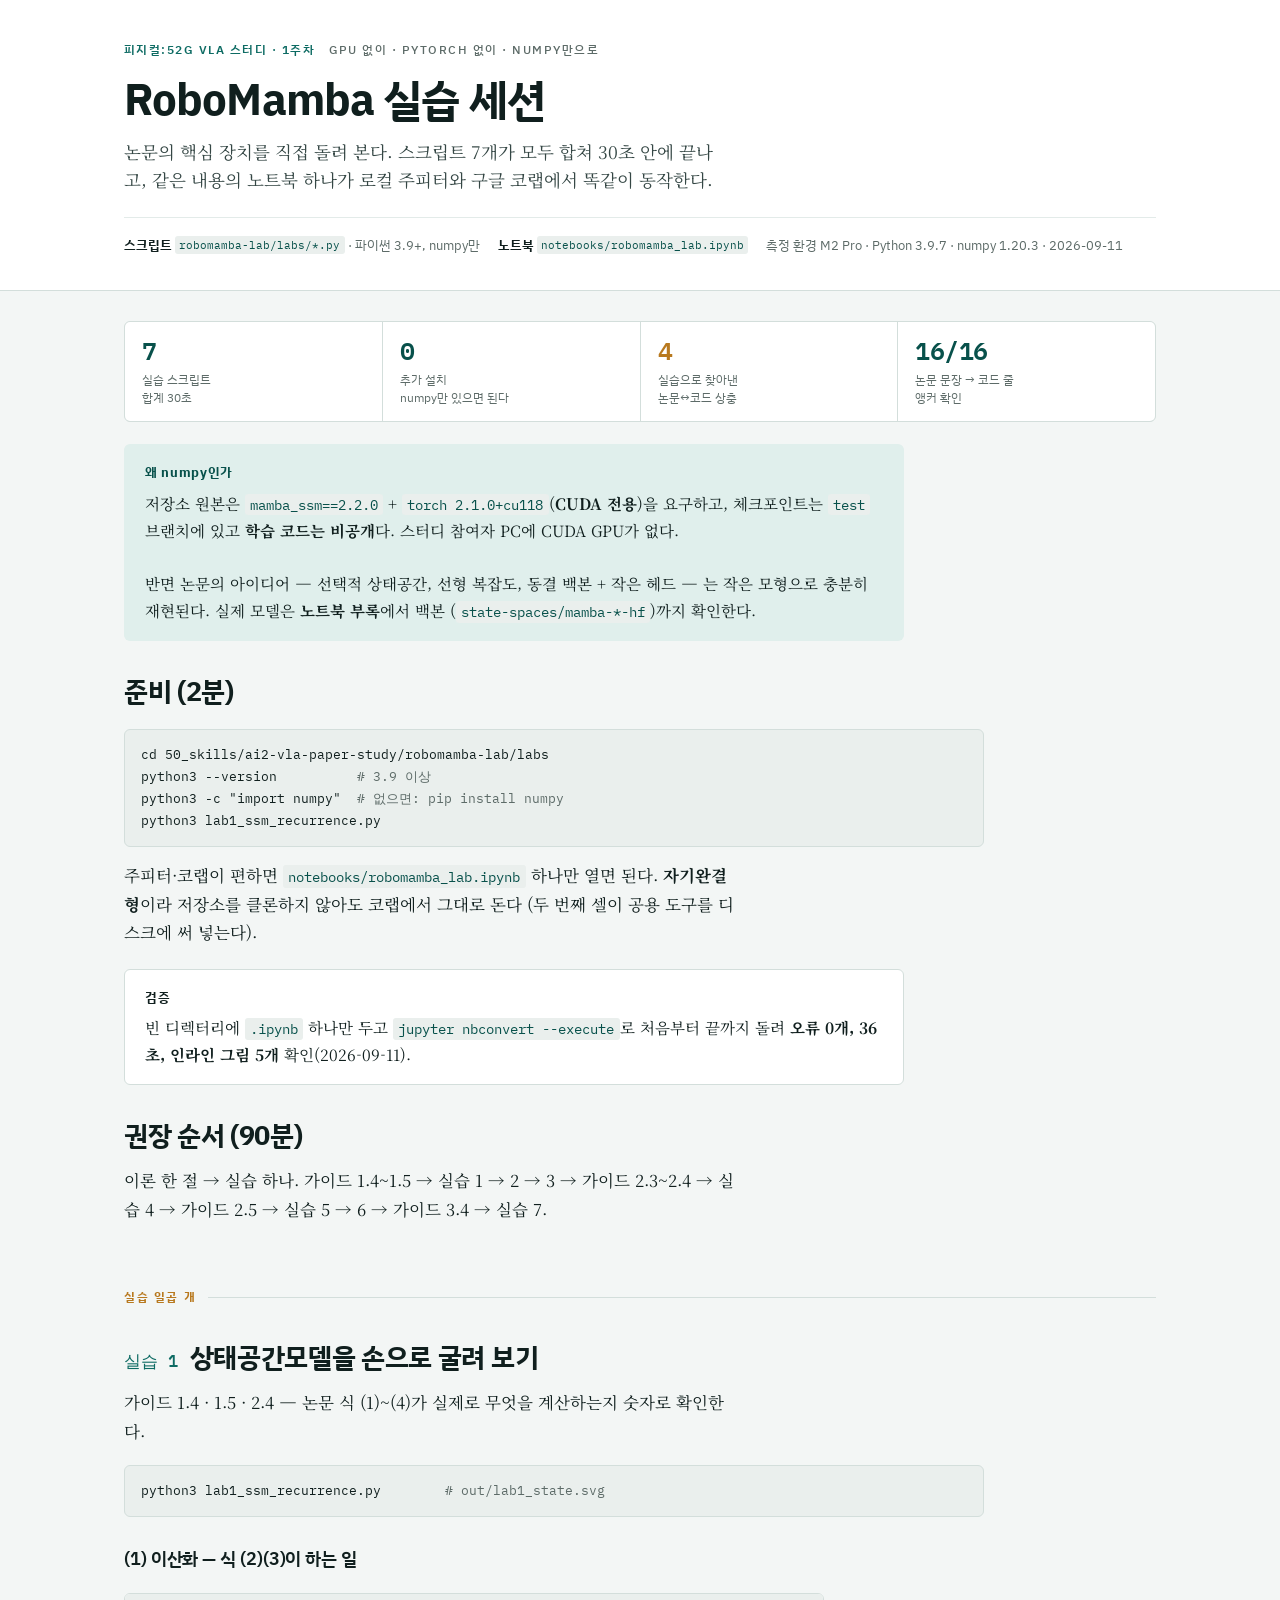
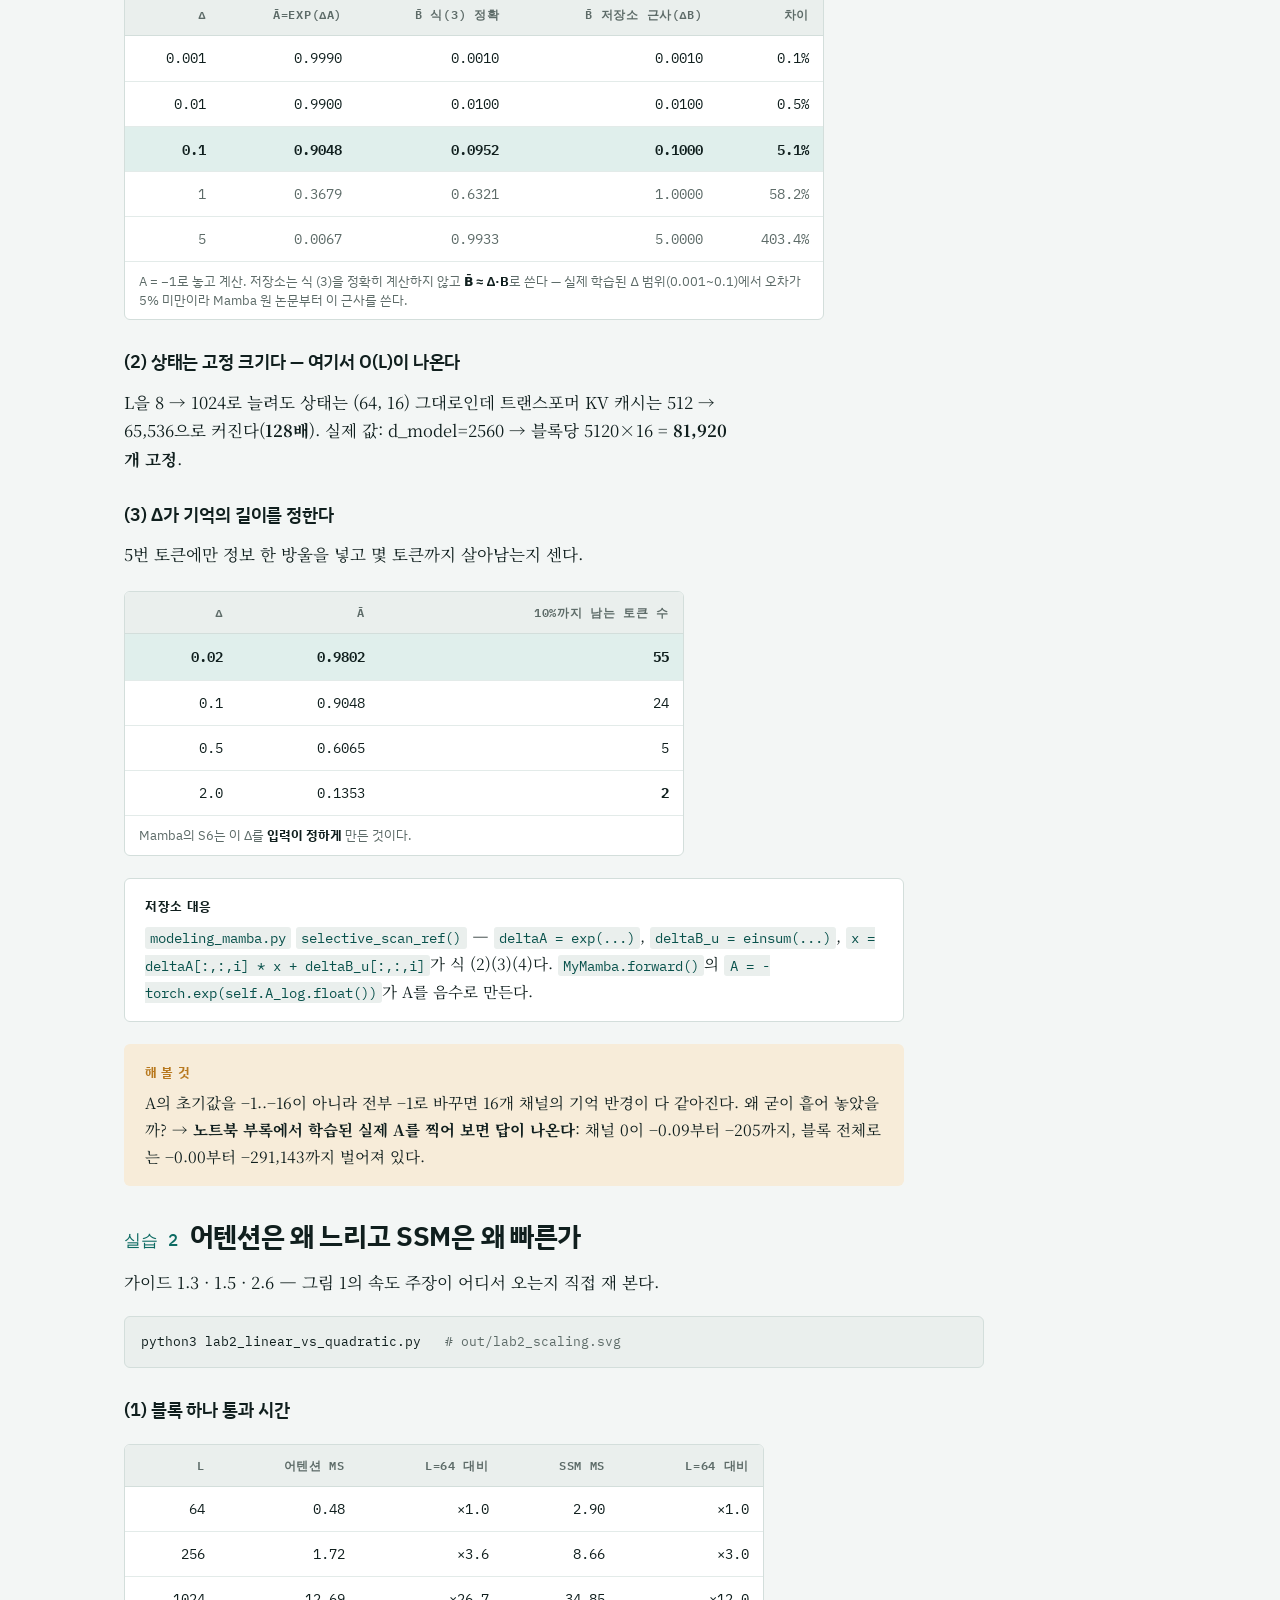
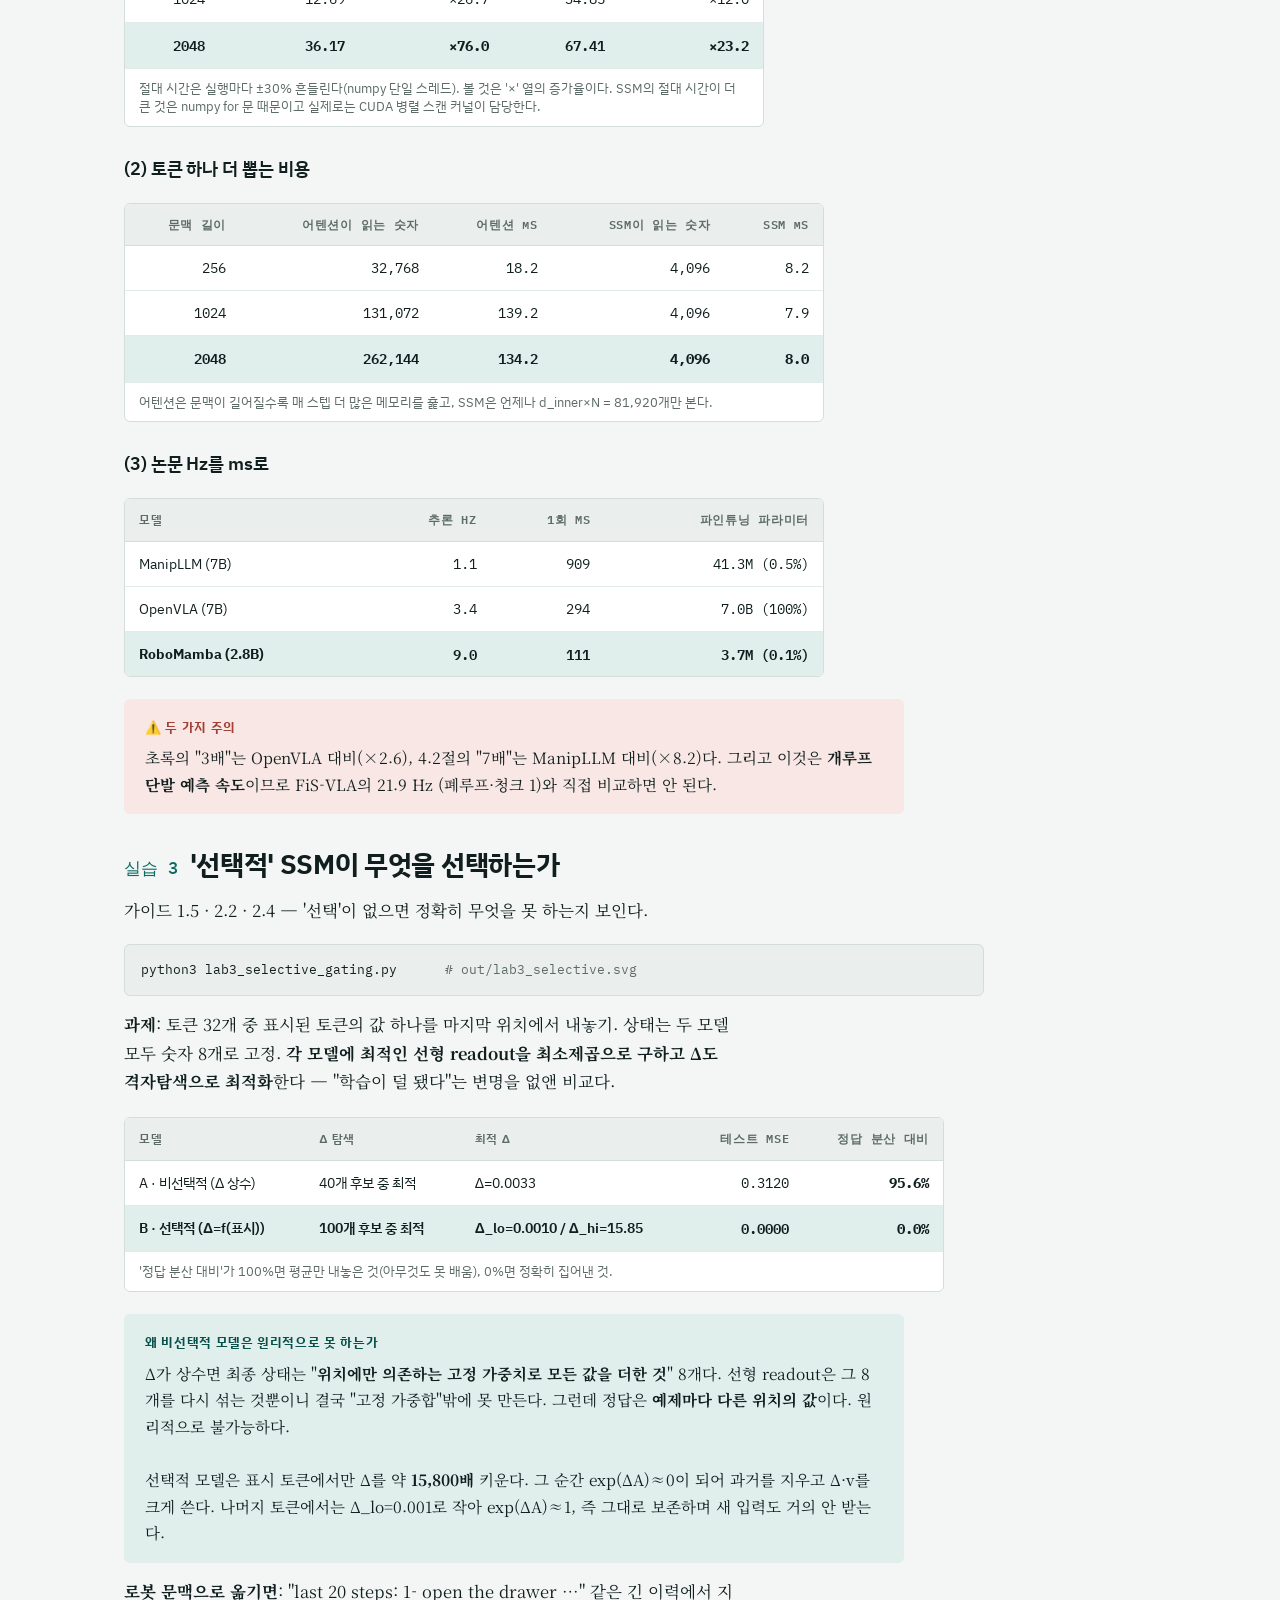
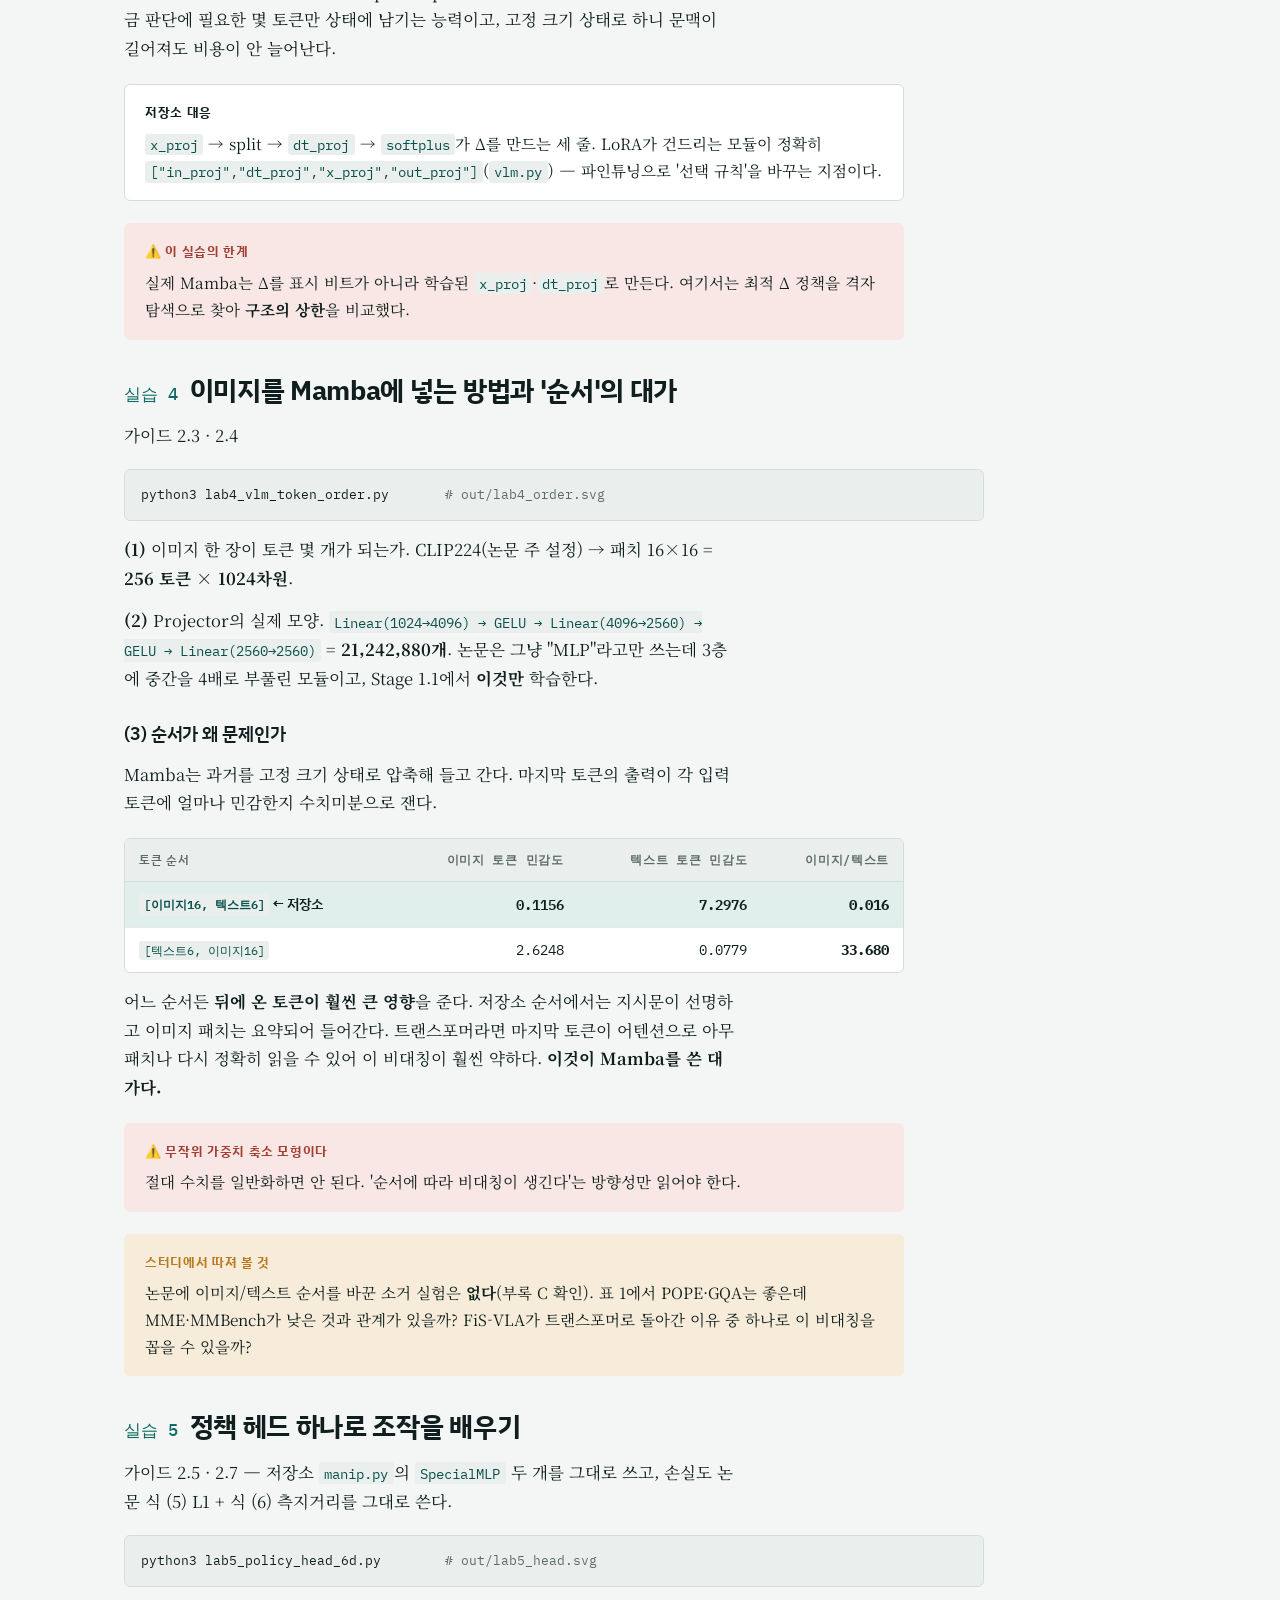
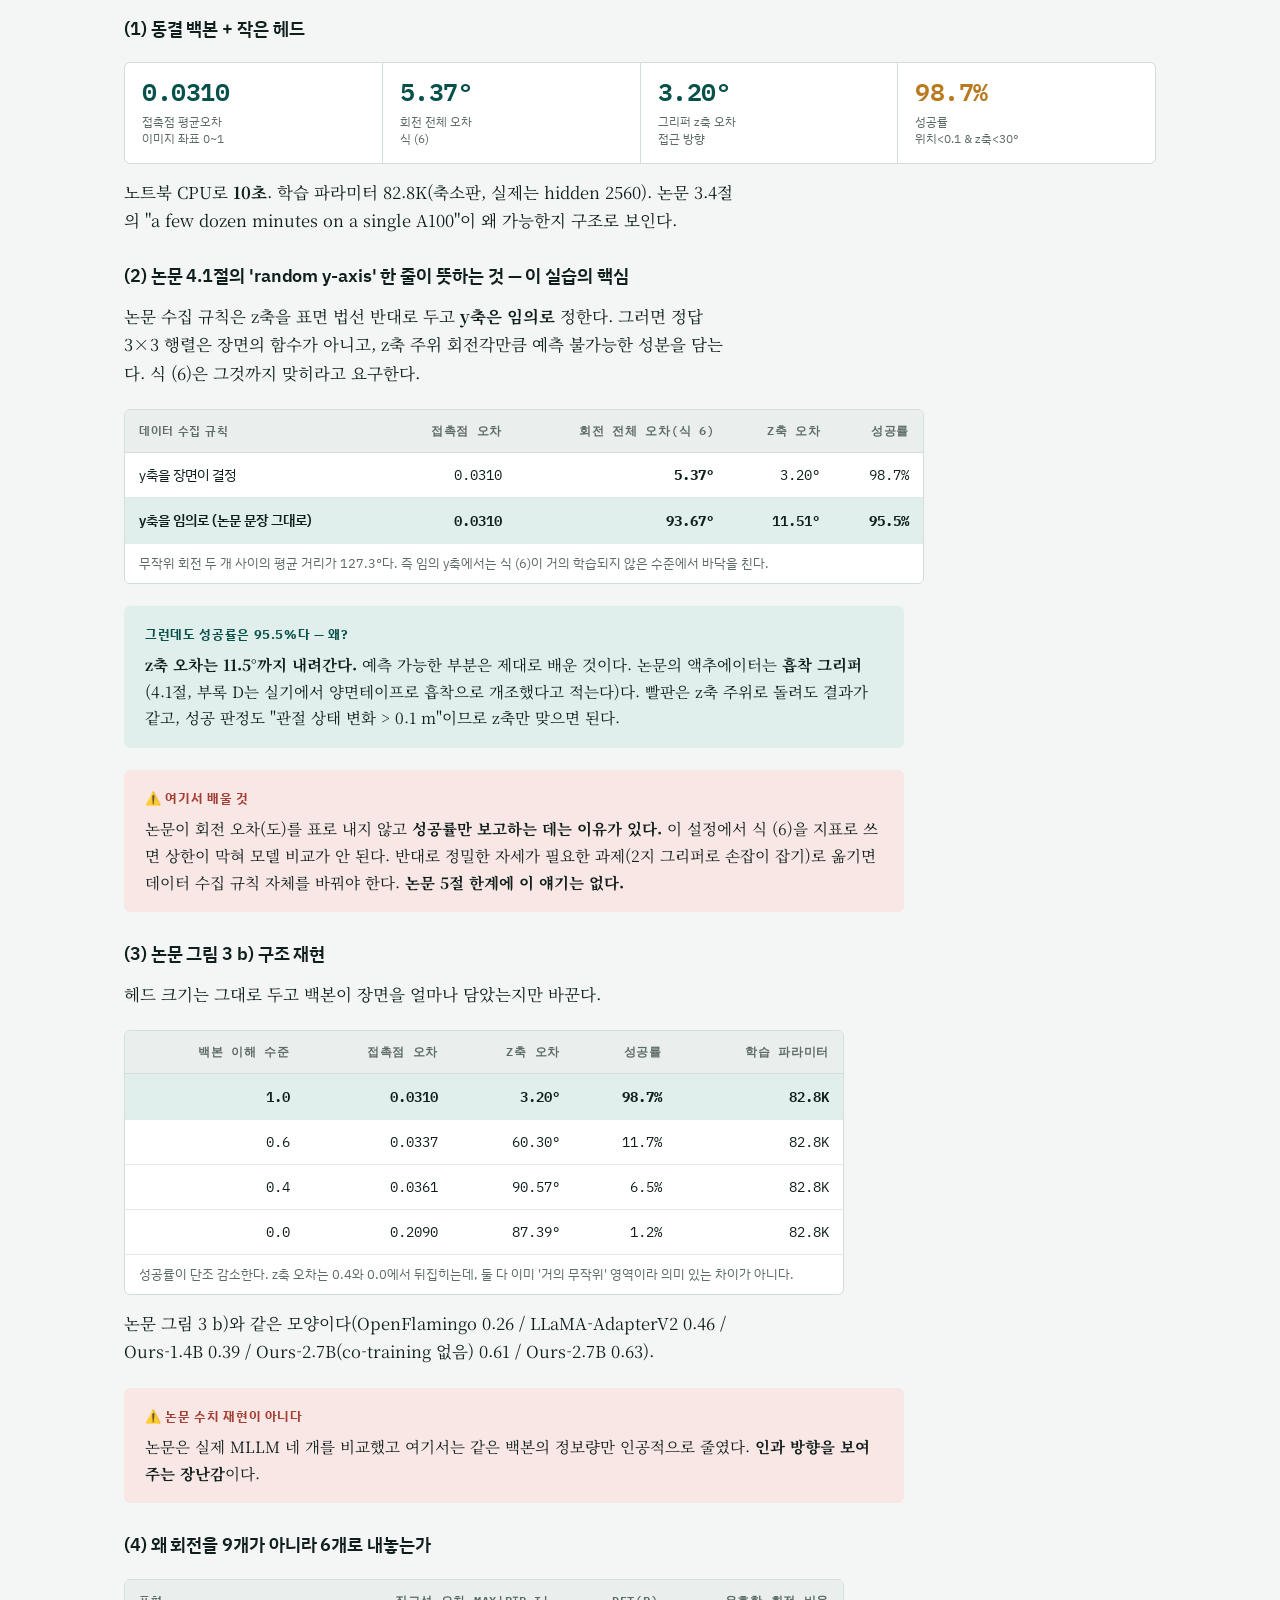
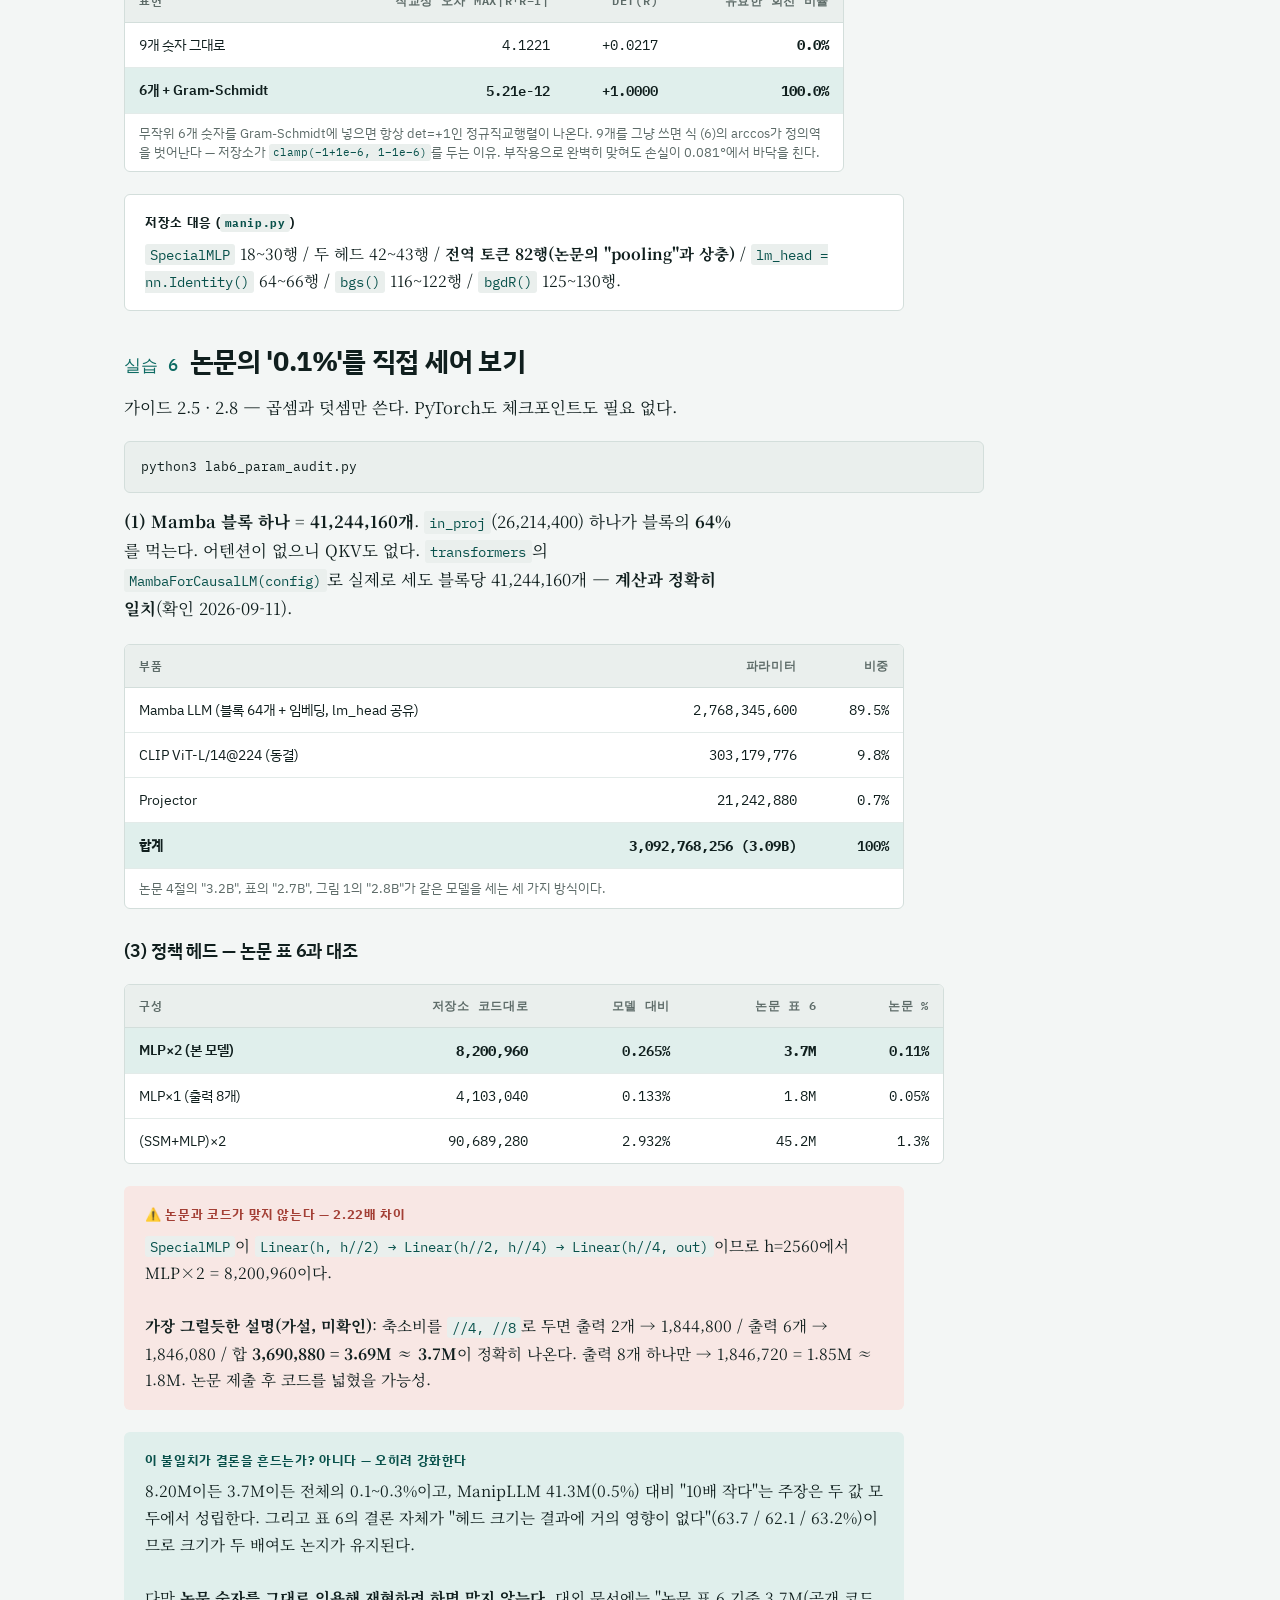
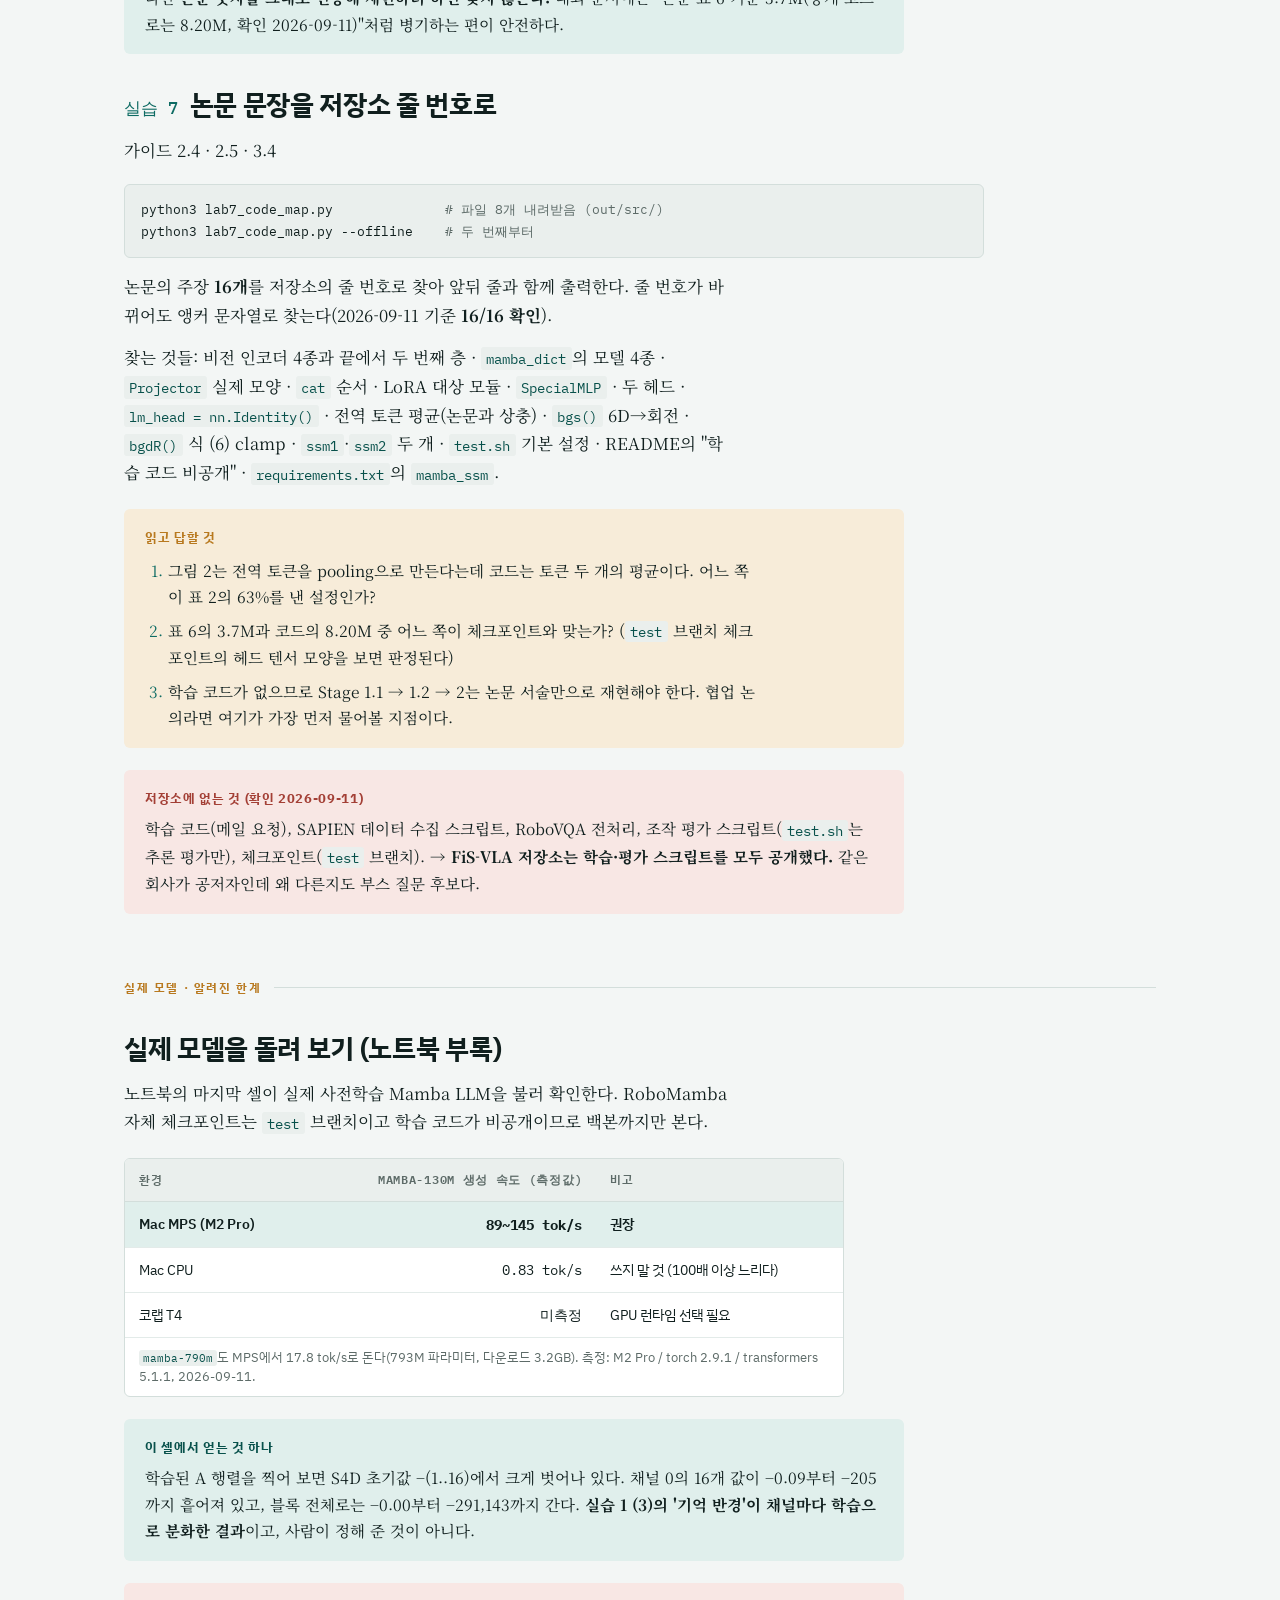
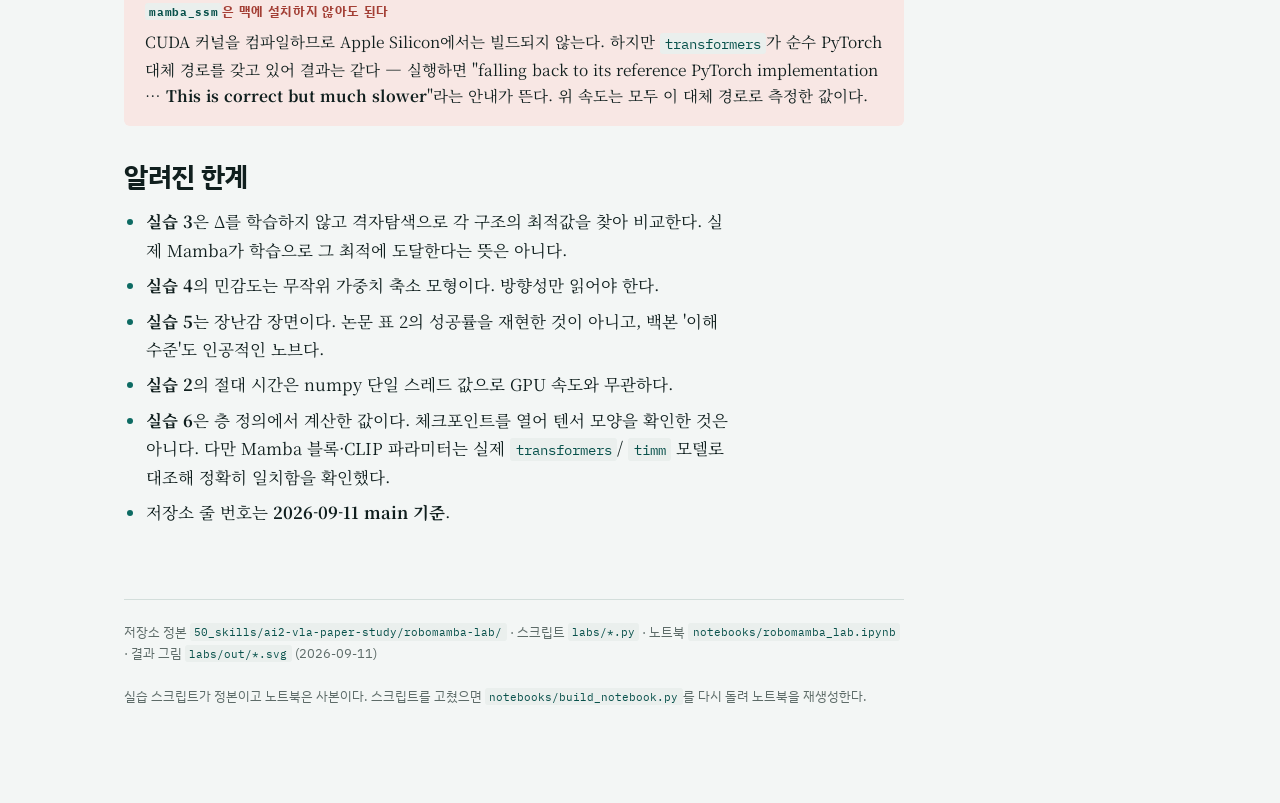
<file: robomamba-lab.html>
<!DOCTYPE html>
<html lang="ko">
<head>
<meta charset="utf-8">
<meta name="viewport" content="width=device-width, initial-scale=1">
<style>
    html { color-scheme: light; }
    body { margin: 0; font: 14px system-ui, -apple-system, sans-serif; background: #fafaf9; }
    img { max-width: 100%; }
    [hidden] { display: none !important; }
</style>
<title>RoboMamba 실습 세션</title>
<link rel="preconnect" href="https://fonts.gstatic.com" crossorigin>
<link rel="stylesheet" href="https://fonts.googleapis.com/css2?family=IBM+Plex+Sans+KR:wght@400;500;600;700&family=Noto+Serif+KR:wght@400;600;700&family=IBM+Plex+Mono:wght@400;500;600&display=swap">
<link rel="stylesheet" href="style.css">

</head>
<body>
<header class="masthead">
  <div class="wrap">
    <div class="eyebrow">
      <span>피지컬:52g VLA 스터디 · 1주차</span>
      <span class="dim">GPU 없이 · PyTorch 없이 · numpy만으로</span>
    </div>
    <h1>RoboMamba 실습 세션</h1>
    <p class="standfirst">
      논문의 핵심 장치를 직접 돌려 본다. 스크립트 7개가 모두 합쳐 30초 안에 끝나고,
      같은 내용의 노트북 하나가 로컬 주피터와 구글 코랩에서 똑같이 동작한다.
    </p>
    <div class="meta">
      <span><strong>스크립트</strong> <code>robomamba-lab/labs/*.py</code> · 파이썬 3.9+, numpy만</span>
      <span><strong>노트북</strong> <code>notebooks/robomamba_lab.ipynb</code></span>
      <span class="dim">측정 환경 M2 Pro · Python 3.9.7 · numpy 1.20.3 · 2026-09-11</span>
    </div>
  </div>
</header>

<div class="wrap">
<main>

<div class="figs">
  <div class="fig"><span class="v">7</span><span class="k">실습 스크립트<br>합계 30초</span></div>
  <div class="fig"><span class="v">0</span><span class="k">추가 설치<br>numpy만 있으면 된다</span></div>
  <div class="fig spike"><span class="v">4</span><span class="k">실습으로 찾아낸<br>논문↔코드 상충</span></div>
  <div class="fig"><span class="v">16/16</span><span class="k">논문 문장 → 코드 줄<br>앵커 확인</span></div>
</div>

<div class="box key">
  <span class="h">왜 numpy인가</span>
  저장소 원본은 <code>mamba_ssm==2.2.0</code> + <code>torch 2.1.0+cu118</code>(<strong>CUDA
  전용</strong>)을 요구하고, 체크포인트는 <code>test</code> 브랜치에 있고 <strong>학습 코드는
  비공개</strong>다. 스터디 참여자 PC에 CUDA GPU가 없다.
  <br><br>
  반면 논문의 아이디어 — 선택적 상태공간, 선형 복잡도, 동결 백본 + 작은 헤드 — 는 작은
  모형으로 충분히 재현된다. 실제 모델은 <strong>노트북 부록</strong>에서 백본
  (<code>state-spaces/mamba-*-hf</code>)까지 확인한다.
</div>

<h2>준비 (2분)</h2>
<pre class="code">cd 50_skills/ai2-vla-paper-study/robomamba-lab/labs
python3 --version          <span class="c"># 3.9 이상</span>
python3 -c "import numpy"  <span class="c"># 없으면: pip install numpy</span>
python3 lab1_ssm_recurrence.py</pre>
<p>주피터·코랩이 편하면 <code>notebooks/robomamba_lab.ipynb</code> 하나만 열면 된다.
<strong>자기완결형</strong>이라 저장소를 클론하지 않아도 코랩에서 그대로 돈다
(두 번째 셀이 공용 도구를 디스크에 써 넣는다).</p>
<div class="box">
  <span class="h">검증</span>
  빈 디렉터리에 <code>.ipynb</code> 하나만 두고 <code>jupyter nbconvert --execute</code>로
  처음부터 끝까지 돌려 <strong>오류 0개, 36초, 인라인 그림 5개</strong> 확인(2026-09-11).
</div>

<h2>권장 순서 (90분)</h2>
<p>이론 한 절 → 실습 하나. 가이드 1.4~1.5 → 실습 1 → 2 → 3 → 가이드 2.3~2.4 →
실습 4 → 가이드 2.5 → 실습 5 → 6 → 가이드 3.4 → 실습 7.</p>

<div class="part">실습 일곱 개</div>

<h2 id="l1"><span class="num">실습 1</span>상태공간모델을 손으로 굴려 보기</h2>
<p class="col">가이드 1.4 · 1.5 · 2.4 — 논문 식 (1)~(4)가 실제로 무엇을 계산하는지 숫자로 확인한다.</p>
<pre class="code">python3 lab1_ssm_recurrence.py        <span class="c"># out/lab1_state.svg</span></pre>

<h3>(1) 이산화 — 식 (2)(3)이 하는 일</h3>
<div class="tbl" style="max-width:700px">
<table>
<thead><tr><th class="n">Δ</th><th class="n">Ā=exp(ΔA)</th><th class="n">B̄ 식(3) 정확</th><th class="n">B̄ 저장소 근사(ΔB)</th><th class="n">차이</th></tr></thead>
<tbody>
<tr><td class="n">0.001</td><td class="n">0.9990</td><td class="n">0.0010</td><td class="n">0.0010</td><td class="n">0.1%</td></tr>
<tr><td class="n">0.01</td><td class="n">0.9900</td><td class="n">0.0100</td><td class="n">0.0100</td><td class="n">0.5%</td></tr>
<tr class="hi"><td class="n">0.1</td><td class="n">0.9048</td><td class="n">0.0952</td><td class="n">0.1000</td><td class="n">5.1%</td></tr>
<tr class="dim"><td class="n">1</td><td class="n">0.3679</td><td class="n">0.6321</td><td class="n">1.0000</td><td class="n">58.2%</td></tr>
<tr class="dim"><td class="n">5</td><td class="n">0.0067</td><td class="n">0.9933</td><td class="n">5.0000</td><td class="n">403.4%</td></tr>
</tbody>
<caption>A = −1로 놓고 계산. 저장소는 식 (3)을 정확히 계산하지 않고 <strong>B̄ ≈ Δ·B</strong>로
쓴다 — 실제 학습된 Δ 범위(0.001~0.1)에서 오차가 5% 미만이라 Mamba 원 논문부터 이 근사를 쓴다.</caption>
</table>
</div>

<h3>(2) 상태는 고정 크기다 — 여기서 O(L)이 나온다</h3>
<p>L을 8 → 1024로 늘려도 상태는 (64, 16) 그대로인데 트랜스포머 KV 캐시는
512 → 65,536으로 커진다(<strong>128배</strong>). 실제 값: d_model=2560 → 블록당
5120×16 = <strong>81,920개 고정</strong>.</p>

<h3>(3) Δ가 기억의 길이를 정한다</h3>
<p>5번 토큰에만 정보 한 방울을 넣고 몇 토큰까지 살아남는지 센다.</p>
<div class="tbl" style="max-width:560px">
<table>
<thead><tr><th class="n">Δ</th><th class="n">Ā</th><th class="n">10%까지 남는 토큰 수</th></tr></thead>
<tbody>
<tr class="hi"><td class="n">0.02</td><td class="n">0.9802</td><td class="n"><strong>55</strong></td></tr>
<tr><td class="n">0.1</td><td class="n">0.9048</td><td class="n">24</td></tr>
<tr><td class="n">0.5</td><td class="n">0.6065</td><td class="n">5</td></tr>
<tr><td class="n">2.0</td><td class="n">0.1353</td><td class="n"><strong>2</strong></td></tr>
</tbody>
<caption>Mamba의 S6는 이 Δ를 <strong>입력이 정하게</strong> 만든 것이다.</caption>
</table>
</div>
<div class="box">
  <span class="h">저장소 대응</span>
  <code>modeling_mamba.py</code> <code>selective_scan_ref()</code> —
  <code>deltaA = exp(...)</code>, <code>deltaB_u = einsum(...)</code>,
  <code>x = deltaA[:,:,i] * x + deltaB_u[:,:,i]</code>가 식 (2)(3)(4)다.
  <code>MyMamba.forward()</code>의 <code>A = -torch.exp(self.A_log.float())</code>가 A를
  음수로 만든다.
</div>
<div class="box spike">
  <span class="h">해 볼 것</span>
  A의 초기값을 −1..−16이 아니라 전부 −1로 바꾸면 16개 채널의 기억 반경이 다 같아진다.
  왜 굳이 흩어 놓았을까? → <strong>노트북 부록에서 학습된 실제 A를 찍어 보면 답이
  나온다</strong>: 채널 0이 −0.09부터 −205까지, 블록 전체로는 −0.00부터 −291,143까지 벌어져 있다.
</div>

<h2 id="l2"><span class="num">실습 2</span>어텐션은 왜 느리고 SSM은 왜 빠른가</h2>
<p class="col">가이드 1.3 · 1.5 · 2.6 — 그림 1의 속도 주장이 어디서 오는지 직접 재 본다.</p>
<pre class="code">python3 lab2_linear_vs_quadratic.py   <span class="c"># out/lab2_scaling.svg</span></pre>

<h3>(1) 블록 하나 통과 시간</h3>
<div class="tbl" style="max-width:640px">
<table>
<thead><tr><th class="n">L</th><th class="n">어텐션 ms</th><th class="n">L=64 대비</th><th class="n">SSM ms</th><th class="n">L=64 대비</th></tr></thead>
<tbody>
<tr><td class="n">64</td><td class="n">0.48</td><td class="n">×1.0</td><td class="n">2.90</td><td class="n">×1.0</td></tr>
<tr><td class="n">256</td><td class="n">1.72</td><td class="n">×3.6</td><td class="n">8.66</td><td class="n">×3.0</td></tr>
<tr><td class="n">1024</td><td class="n">12.69</td><td class="n">×26.7</td><td class="n">34.85</td><td class="n">×12.0</td></tr>
<tr class="hi"><td class="n">2048</td><td class="n">36.17</td><td class="n"><strong>×76.0</strong></td><td class="n">67.41</td><td class="n"><strong>×23.2</strong></td></tr>
</tbody>
<caption>절대 시간은 실행마다 ±30% 흔들린다(numpy 단일 스레드). 볼 것은 '×' 열의 증가율이다.
SSM의 절대 시간이 더 큰 것은 numpy for 문 때문이고 실제로는 CUDA 병렬 스캔 커널이 담당한다.</caption>
</table>
</div>

<h3>(2) 토큰 하나 더 뽑는 비용</h3>
<div class="tbl" style="max-width:700px">
<table>
<thead><tr><th class="n">문맥 길이</th><th class="n">어텐션이 읽는 숫자</th><th class="n">어텐션 µs</th><th class="n">SSM이 읽는 숫자</th><th class="n">SSM µs</th></tr></thead>
<tbody>
<tr><td class="n">256</td><td class="n">32,768</td><td class="n">18.2</td><td class="n">4,096</td><td class="n">8.2</td></tr>
<tr><td class="n">1024</td><td class="n">131,072</td><td class="n">139.2</td><td class="n">4,096</td><td class="n">7.9</td></tr>
<tr class="hi"><td class="n">2048</td><td class="n">262,144</td><td class="n">134.2</td><td class="n"><strong>4,096</strong></td><td class="n"><strong>8.0</strong></td></tr>
</tbody>
<caption>어텐션은 문맥이 길어질수록 매 스텝 더 많은 메모리를 훑고, SSM은 언제나
d_inner×N = 81,920개만 본다.</caption>
</table>
</div>

<h3>(3) 논문 Hz를 ms로</h3>
<div class="tbl" style="max-width:700px">
<table>
<thead><tr><th>모델</th><th class="n">추론 Hz</th><th class="n">1회 ms</th><th class="n">파인튜닝 파라미터</th></tr></thead>
<tbody>
<tr><td>ManipLLM (7B)</td><td class="n">1.1</td><td class="n">909</td><td class="n">41.3M (0.5%)</td></tr>
<tr><td>OpenVLA (7B)</td><td class="n">3.4</td><td class="n">294</td><td class="n">7.0B (100%)</td></tr>
<tr class="hi"><td><strong>RoboMamba (2.8B)</strong></td><td class="n">9.0</td><td class="n">111</td><td class="n">3.7M (0.1%)</td></tr>
</tbody>
</table>
</div>
<div class="box warn">
  <span class="h">⚠️ 두 가지 주의</span>
  초록의 "3배"는 OpenVLA 대비(×2.6), 4.2절의 "7배"는 ManipLLM 대비(×8.2)다.
  그리고 이것은 <strong>개루프 단발 예측 속도</strong>이므로 FiS-VLA의 21.9 Hz
  (폐루프·청크 1)와 직접 비교하면 안 된다.
</div>

<h2 id="l3"><span class="num">실습 3</span>'선택적' SSM이 무엇을 선택하는가</h2>
<p class="col">가이드 1.5 · 2.2 · 2.4 — '선택'이 없으면 정확히 무엇을 못 하는지 보인다.</p>
<pre class="code">python3 lab3_selective_gating.py      <span class="c"># out/lab3_selective.svg</span></pre>
<p><strong>과제</strong>: 토큰 32개 중 표시된 토큰의 값 하나를 마지막 위치에서 내놓기.
상태는 두 모델 모두 숫자 8개로 고정. <strong>각 모델에 최적인 선형 readout을 최소제곱으로
구하고 Δ도 격자탐색으로 최적화</strong>한다 — "학습이 덜 됐다"는 변명을 없앤 비교다.</p>
<div class="tbl" style="max-width:820px">
<table>
<thead><tr><th>모델</th><th>Δ 탐색</th><th>최적 Δ</th><th class="n">테스트 MSE</th><th class="n">정답 분산 대비</th></tr></thead>
<tbody>
<tr><td>A · 비선택적 (Δ 상수)</td><td>40개 후보 중 최적</td><td>Δ=0.0033</td><td class="n">0.3120</td><td class="n"><strong>95.6%</strong></td></tr>
<tr class="hi"><td>B · 선택적 (Δ=f(표시))</td><td>100개 후보 중 최적</td><td>Δ_lo=0.0010 / Δ_hi=15.85</td><td class="n">0.0000</td><td class="n"><strong>0.0%</strong></td></tr>
</tbody>
<caption>'정답 분산 대비'가 100%면 평균만 내놓은 것(아무것도 못 배움), 0%면 정확히 집어낸 것.</caption>
</table>
</div>
<div class="box key">
  <span class="h">왜 비선택적 모델은 원리적으로 못 하는가</span>
  Δ가 상수면 최종 상태는 "<strong>위치에만 의존하는 고정 가중치로 모든 값을 더한 것</strong>"
  8개다. 선형 readout은 그 8개를 다시 섞는 것뿐이니 결국 "고정 가중합"밖에 못 만든다.
  그런데 정답은 <strong>예제마다 다른 위치의 값</strong>이다. 원리적으로 불가능하다.
  <br><br>
  선택적 모델은 표시 토큰에서만 Δ를 약 <strong>15,800배</strong> 키운다. 그 순간
  exp(ΔA)≈0이 되어 과거를 지우고 Δ·v를 크게 쓴다. 나머지 토큰에서는 Δ_lo=0.001로 작아
  exp(ΔA)≈1, 즉 그대로 보존하며 새 입력도 거의 안 받는다.
</div>
<p><strong>로봇 문맥으로 옮기면</strong>: "last 20 steps: 1- open the drawer …" 같은 긴
이력에서 지금 판단에 필요한 몇 토큰만 상태에 남기는 능력이고, 고정 크기 상태로 하니
문맥이 길어져도 비용이 안 늘어난다.</p>
<div class="box">
  <span class="h">저장소 대응</span>
  <code>x_proj</code> → split → <code>dt_proj</code> → <code>softplus</code>가 Δ를 만드는
  세 줄. LoRA가 건드리는 모듈이 정확히
  <code>["in_proj","dt_proj","x_proj","out_proj"]</code>(<code>vlm.py</code>) —
  파인튜닝으로 '선택 규칙'을 바꾸는 지점이다.
</div>
<div class="box warn">
  <span class="h">⚠️ 이 실습의 한계</span>
  실제 Mamba는 Δ를 표시 비트가 아니라 학습된 <code>x_proj</code>·<code>dt_proj</code>로
  만든다. 여기서는 최적 Δ 정책을 격자탐색으로 찾아 <strong>구조의 상한</strong>을 비교했다.
</div>

<h2 id="l4"><span class="num">실습 4</span>이미지를 Mamba에 넣는 방법과 '순서'의 대가</h2>
<p class="col">가이드 2.3 · 2.4</p>
<pre class="code">python3 lab4_vlm_token_order.py       <span class="c"># out/lab4_order.svg</span></pre>
<p><strong>(1)</strong> 이미지 한 장이 토큰 몇 개가 되는가. CLIP224(논문 주 설정) → 패치
16×16 = <strong>256 토큰 × 1024차원</strong>.</p>
<p><strong>(2)</strong> Projector의 실제 모양.
<code>Linear(1024→4096) → GELU → Linear(4096→2560) → GELU → Linear(2560→2560)</code>
= <strong>21,242,880개</strong>. 논문은 그냥 "MLP"라고만 쓰는데 3층에 중간을 4배로 부풀린
모듈이고, Stage 1.1에서 <strong>이것만</strong> 학습한다.</p>
<h3>(3) 순서가 왜 문제인가</h3>
<p>Mamba는 과거를 고정 크기 상태로 압축해 들고 간다. 마지막 토큰의 출력이 각 입력 토큰에
얼마나 민감한지 수치미분으로 잰다.</p>
<div class="tbl" style="max-width:780px">
<table>
<thead><tr><th>토큰 순서</th><th class="n">이미지 토큰 민감도</th><th class="n">텍스트 토큰 민감도</th><th class="n">이미지/텍스트</th></tr></thead>
<tbody>
<tr class="hi"><td><code>[이미지16, 텍스트6]</code> ← 저장소</td><td class="n">0.1156</td><td class="n">7.2976</td><td class="n"><strong>0.016</strong></td></tr>
<tr><td><code>[텍스트6, 이미지16]</code></td><td class="n">2.6248</td><td class="n">0.0779</td><td class="n"><strong>33.680</strong></td></tr>
</tbody>
</table>
</div>
<p>어느 순서든 <strong>뒤에 온 토큰이 훨씬 큰 영향</strong>을 준다. 저장소 순서에서는
지시문이 선명하고 이미지 패치는 요약되어 들어간다. 트랜스포머라면 마지막 토큰이 어텐션으로
아무 패치나 다시 정확히 읽을 수 있어 이 비대칭이 훨씬 약하다.
<strong>이것이 Mamba를 쓴 대가다.</strong></p>
<div class="box warn">
  <span class="h">⚠️ 무작위 가중치 축소 모형이다</span>
  절대 수치를 일반화하면 안 된다. '순서에 따라 비대칭이 생긴다'는 방향성만 읽어야 한다.
</div>
<div class="box spike">
  <span class="h">스터디에서 따져 볼 것</span>
  논문에 이미지/텍스트 순서를 바꾼 소거 실험은 <strong>없다</strong>(부록 C 확인).
  표 1에서 POPE·GQA는 좋은데 MME·MMBench가 낮은 것과 관계가 있을까?
  FiS-VLA가 트랜스포머로 돌아간 이유 중 하나로 이 비대칭을 꼽을 수 있을까?
</div>

<h2 id="l5"><span class="num">실습 5</span>정책 헤드 하나로 조작을 배우기</h2>
<p class="col">가이드 2.5 · 2.7 — 저장소 <code>manip.py</code>의 <code>SpecialMLP</code> 두 개를
그대로 쓰고, 손실도 논문 식 (5) L1 + 식 (6) 측지거리를 그대로 쓴다.</p>
<pre class="code">python3 lab5_policy_head_6d.py        <span class="c"># out/lab5_head.svg</span></pre>

<h3>(1) 동결 백본 + 작은 헤드</h3>
<div class="figs">
  <div class="fig"><span class="v">0.0310</span><span class="k">접촉점 평균오차<br>이미지 좌표 0~1</span></div>
  <div class="fig"><span class="v">5.37°</span><span class="k">회전 전체 오차<br>식 (6)</span></div>
  <div class="fig"><span class="v">3.20°</span><span class="k">그리퍼 z축 오차<br>접근 방향</span></div>
  <div class="fig spike"><span class="v">98.7%</span><span class="k">성공률<br>위치&lt;0.1 &amp; z축&lt;30°</span></div>
</div>
<p>노트북 CPU로 <strong>10초</strong>. 학습 파라미터 82.8K(축소판, 실제는 hidden 2560).
논문 3.4절의 "a few dozen minutes on a single A100"이 왜 가능한지 구조로 보인다.</p>

<h3>(2) 논문 4.1절의 'random y-axis' 한 줄이 뜻하는 것 — 이 실습의 핵심</h3>
<p>논문 수집 규칙은 z축을 표면 법선 반대로 두고 <strong>y축은 임의로</strong> 정한다.
그러면 정답 3×3 행렬은 장면의 함수가 아니고, z축 주위 회전각만큼 예측 불가능한 성분을
담는다. 식 (6)은 그것까지 맞히라고 요구한다.</p>
<div class="tbl" style="max-width:800px">
<table>
<thead><tr><th>데이터 수집 규칙</th><th class="n">접촉점 오차</th><th class="n">회전 전체 오차(식 6)</th><th class="n">z축 오차</th><th class="n">성공률</th></tr></thead>
<tbody>
<tr><td>y축을 장면이 결정</td><td class="n">0.0310</td><td class="n"><strong>5.37°</strong></td><td class="n">3.20°</td><td class="n">98.7%</td></tr>
<tr class="hi"><td>y축을 임의로 (논문 문장 그대로)</td><td class="n">0.0310</td><td class="n"><strong>93.67°</strong></td><td class="n">11.51°</td><td class="n"><strong>95.5%</strong></td></tr>
</tbody>
<caption>무작위 회전 두 개 사이의 평균 거리가 127.3°다. 즉 임의 y축에서는 식 (6)이
거의 학습되지 않은 수준에서 바닥을 친다.</caption>
</table>
</div>
<div class="box key">
  <span class="h">그런데도 성공률은 95.5%다 — 왜?</span>
  <strong>z축 오차는 11.5°까지 내려간다.</strong> 예측 가능한 부분은 제대로 배운 것이다.
  논문의 액추에이터는 <strong>흡착 그리퍼</strong>(4.1절, 부록 D는 실기에서 양면테이프로
  흡착으로 개조했다고 적는다)다. 빨판은 z축 주위로 돌려도 결과가 같고, 성공 판정도
  "관절 상태 변화 &gt; 0.1 m"이므로 z축만 맞으면 된다.
</div>
<div class="box warn">
  <span class="h">⚠️ 여기서 배울 것</span>
  논문이 회전 오차(도)를 표로 내지 않고 <strong>성공률만 보고하는 데는 이유가 있다.</strong>
  이 설정에서 식 (6)을 지표로 쓰면 상한이 막혀 모델 비교가 안 된다. 반대로 정밀한 자세가
  필요한 과제(2지 그리퍼로 손잡이 잡기)로 옮기면 데이터 수집 규칙 자체를 바꿔야 한다.
  <strong>논문 5절 한계에 이 얘기는 없다.</strong>
</div>

<h3>(3) 논문 그림 3 b) 구조 재현</h3>
<p>헤드 크기는 그대로 두고 백본이 장면을 얼마나 담았는지만 바꾼다.</p>
<div class="tbl" style="max-width:720px">
<table>
<thead><tr><th class="n">백본 이해 수준</th><th class="n">접촉점 오차</th><th class="n">z축 오차</th><th class="n">성공률</th><th class="n">학습 파라미터</th></tr></thead>
<tbody>
<tr class="hi"><td class="n">1.0</td><td class="n">0.0310</td><td class="n">3.20°</td><td class="n"><strong>98.7%</strong></td><td class="n">82.8K</td></tr>
<tr><td class="n">0.6</td><td class="n">0.0337</td><td class="n">60.30°</td><td class="n">11.7%</td><td class="n">82.8K</td></tr>
<tr><td class="n">0.4</td><td class="n">0.0361</td><td class="n">90.57°</td><td class="n">6.5%</td><td class="n">82.8K</td></tr>
<tr><td class="n">0.0</td><td class="n">0.2090</td><td class="n">87.39°</td><td class="n">1.2%</td><td class="n">82.8K</td></tr>
</tbody>
<caption>성공률이 단조 감소한다. z축 오차는 0.4와 0.0에서 뒤집히는데, 둘 다 이미
'거의 무작위' 영역이라 의미 있는 차이가 아니다.</caption>
</table>
</div>
<p>논문 그림 3 b)와 같은 모양이다(OpenFlamingo 0.26 / LLaMA-AdapterV2 0.46 /
Ours-1.4B 0.39 / Ours-2.7B(co-training 없음) 0.61 / Ours-2.7B 0.63).</p>
<div class="box warn">
  <span class="h">⚠️ 논문 수치 재현이 아니다</span>
  논문은 실제 MLLM 네 개를 비교했고 여기서는 같은 백본의 정보량만 인공적으로 줄였다.
  <strong>인과 방향을 보여 주는 장난감</strong>이다.
</div>

<h3>(4) 왜 회전을 9개가 아니라 6개로 내놓는가</h3>
<div class="tbl" style="max-width:720px">
<table>
<thead><tr><th>표현</th><th class="n">직교성 오차 max|RᵀR−I|</th><th class="n">det(R)</th><th class="n">유효한 회전 비율</th></tr></thead>
<tbody>
<tr><td>9개 숫자 그대로</td><td class="n">4.1221</td><td class="n">+0.0217</td><td class="n"><strong>0.0%</strong></td></tr>
<tr class="hi"><td>6개 + Gram-Schmidt</td><td class="n">5.21e-12</td><td class="n">+1.0000</td><td class="n"><strong>100.0%</strong></td></tr>
</tbody>
<caption>무작위 6개 숫자를 Gram-Schmidt에 넣으면 항상 det=+1인 정규직교행렬이 나온다.
9개를 그냥 쓰면 식 (6)의 arccos가 정의역을 벗어난다 — 저장소가
<code>clamp(−1+1e−6, 1−1e−6)</code>를 두는 이유. 부작용으로 완벽히 맞혀도 손실이
0.081°에서 바닥을 친다.</caption>
</table>
</div>
<div class="box">
  <span class="h">저장소 대응 (<code>manip.py</code>)</span>
  <code>SpecialMLP</code> 18~30행 / 두 헤드 42~43행 / <strong>전역 토큰 82행(논문의
  "pooling"과 상충)</strong> / <code>lm_head = nn.Identity()</code> 64~66행 /
  <code>bgs()</code> 116~122행 / <code>bgdR()</code> 125~130행.
</div>

<h2 id="l6"><span class="num">실습 6</span>논문의 '0.1%'를 직접 세어 보기</h2>
<p class="col">가이드 2.5 · 2.8 — 곱셈과 덧셈만 쓴다. PyTorch도 체크포인트도 필요 없다.</p>
<pre class="code">python3 lab6_param_audit.py</pre>
<p><strong>(1) Mamba 블록 하나</strong> = <strong>41,244,160개</strong>.
<code>in_proj</code>(26,214,400) 하나가 블록의 <strong>64%</strong>를 먹는다. 어텐션이
없으니 QKV도 없다. <code>transformers</code>의 <code>MambaForCausalLM(config)</code>로
실제로 세도 블록당 41,244,160개 — <strong>계산과 정확히 일치</strong>(확인 2026-09-11).</p>
<div class="tbl" style="max-width:780px">
<table>
<thead><tr><th>부품</th><th class="n">파라미터</th><th class="n">비중</th></tr></thead>
<tbody>
<tr><td>Mamba LLM (블록 64개 + 임베딩, lm_head 공유)</td><td class="n">2,768,345,600</td><td class="n">89.5%</td></tr>
<tr><td>CLIP ViT-L/14@224 (동결)</td><td class="n">303,179,776</td><td class="n">9.8%</td></tr>
<tr><td>Projector</td><td class="n">21,242,880</td><td class="n">0.7%</td></tr>
<tr class="hi"><td><strong>합계</strong></td><td class="n"><strong>3,092,768,256 (3.09B)</strong></td><td class="n">100%</td></tr>
</tbody>
<caption>논문 4절의 "3.2B", 표의 "2.7B", 그림 1의 "2.8B"가 같은 모델을 세는 세 가지 방식이다.</caption>
</table>
</div>
<h3>(3) 정책 헤드 — 논문 표 6과 대조</h3>
<div class="tbl" style="max-width:820px">
<table>
<thead><tr><th>구성</th><th class="n">저장소 코드대로</th><th class="n">모델 대비</th><th class="n">논문 표 6</th><th class="n">논문 %</th></tr></thead>
<tbody>
<tr class="hi"><td>MLP×2 (본 모델)</td><td class="n"><strong>8,200,960</strong></td><td class="n">0.265%</td><td class="n"><strong>3.7M</strong></td><td class="n">0.11%</td></tr>
<tr><td>MLP×1 (출력 8개)</td><td class="n">4,103,040</td><td class="n">0.133%</td><td class="n">1.8M</td><td class="n">0.05%</td></tr>
<tr><td>(SSM+MLP)×2</td><td class="n">90,689,280</td><td class="n">2.932%</td><td class="n">45.2M</td><td class="n">1.3%</td></tr>
</tbody>
</table>
</div>
<div class="box warn">
  <span class="h">⚠️ 논문과 코드가 맞지 않는다 — 2.22배 차이</span>
  <code>SpecialMLP</code>이 <code>Linear(h, h//2) → Linear(h//2, h//4) →
  Linear(h//4, out)</code>이므로 h=2560에서 MLP×2 = 8,200,960이다.
  <br><br>
  <strong>가장 그럴듯한 설명(가설, 미확인)</strong>: 축소비를 <code>//4, //8</code>로 두면
  출력 2개 → 1,844,800 / 출력 6개 → 1,846,080 / 합 <strong>3,690,880 = 3.69M ≈ 3.7M</strong>이
  정확히 나온다. 출력 8개 하나만 → 1,846,720 = 1.85M ≈ 1.8M. 논문 제출 후 코드를 넓혔을 가능성.
</div>
<div class="box key">
  <span class="h">이 불일치가 결론을 흔드는가? 아니다 — 오히려 강화한다</span>
  8.20M이든 3.7M이든 전체의 0.1~0.3%이고, ManipLLM 41.3M(0.5%) 대비 "10배 작다"는 주장은
  두 값 모두에서 성립한다. 그리고 표 6의 결론 자체가 "헤드 크기는 결과에 거의 영향이
  없다"(63.7 / 62.1 / 63.2%)이므로 크기가 두 배여도 논지가 유지된다.
  <br><br>
  다만 <strong>논문 숫자를 그대로 인용해 재현하려 하면 맞지 않는다.</strong> 대외 문서에는
  "논문 표 6 기준 3.7M(공개 코드로는 8.20M, 확인 2026-09-11)"처럼 병기하는 편이 안전하다.
</div>

<h2 id="l7"><span class="num">실습 7</span>논문 문장을 저장소 줄 번호로</h2>
<p class="col">가이드 2.4 · 2.5 · 3.4</p>
<pre class="code">python3 lab7_code_map.py              <span class="c"># 파일 8개 내려받음 (out/src/)</span>
python3 lab7_code_map.py --offline    <span class="c"># 두 번째부터</span></pre>
<p>논문의 주장 <strong>16개</strong>를 저장소의 줄 번호로 찾아 앞뒤 줄과 함께 출력한다.
줄 번호가 바뀌어도 앵커 문자열로 찾는다(2026-09-11 기준 <strong>16/16 확인</strong>).</p>
<p>찾는 것들: 비전 인코더 4종과 끝에서 두 번째 층 · <code>mamba_dict</code>의 모델 4종 ·
<code>Projector</code> 실제 모양 · <code>cat</code> 순서 · LoRA 대상 모듈 ·
<code>SpecialMLP</code> · 두 헤드 · <code>lm_head = nn.Identity()</code> ·
전역 토큰 평균(논문과 상충) · <code>bgs()</code> 6D→회전 · <code>bgdR()</code> 식 (6)
clamp · <code>ssm1</code>·<code>ssm2</code> 두 개 · <code>test.sh</code> 기본 설정 ·
README의 "학습 코드 비공개" · <code>requirements.txt</code>의 <code>mamba_ssm</code>.</p>
<div class="box spike">
  <span class="h">읽고 답할 것</span>
  <ol style="margin-top:8px">
  <li>그림 2는 전역 토큰을 pooling으로 만든다는데 코드는 토큰 두 개의 평균이다.
  어느 쪽이 표 2의 63%를 낸 설정인가?</li>
  <li>표 6의 3.7M과 코드의 8.20M 중 어느 쪽이 체크포인트와 맞는가?
  (<code>test</code> 브랜치 체크포인트의 헤드 텐서 모양을 보면 판정된다)</li>
  <li>학습 코드가 없으므로 Stage 1.1 → 1.2 → 2는 논문 서술만으로 재현해야 한다.
  협업 논의라면 여기가 가장 먼저 물어볼 지점이다.</li>
  </ol>
</div>
<div class="box warn">
  <span class="h">저장소에 없는 것 (확인 2026-09-11)</span>
  학습 코드(메일 요청), SAPIEN 데이터 수집 스크립트, RoboVQA 전처리, 조작 평가
  스크립트(<code>test.sh</code>는 추론 평가만), 체크포인트(<code>test</code> 브랜치).
  → <strong>FiS-VLA 저장소는 학습·평가 스크립트를 모두 공개했다.</strong>
  같은 회사가 공저자인데 왜 다른지도 부스 질문 후보다.
</div>

<div class="part">실제 모델 · 알려진 한계</div>

<h2>실제 모델을 돌려 보기 (노트북 부록)</h2>
<p>노트북의 마지막 셀이 실제 사전학습 Mamba LLM을 불러 확인한다. RoboMamba 자체
체크포인트는 <code>test</code> 브랜치이고 학습 코드가 비공개이므로 백본까지만 본다.</p>
<div class="tbl" style="max-width:720px">
<table>
<thead><tr><th>환경</th><th class="n">mamba-130m 생성 속도 (측정값)</th><th>비고</th></tr></thead>
<tbody>
<tr class="hi"><td>Mac MPS (M2 Pro)</td><td class="n"><strong>89~145 tok/s</strong></td><td>권장</td></tr>
<tr><td>Mac CPU</td><td class="n">0.83 tok/s</td><td>쓰지 말 것 (100배 이상 느리다)</td></tr>
<tr><td>코랩 T4</td><td class="n">미측정</td><td>GPU 런타임 선택 필요</td></tr>
</tbody>
<caption><code>mamba-790m</code>도 MPS에서 17.8 tok/s로 돈다(793M 파라미터, 다운로드 3.2GB).
측정: M2 Pro / torch 2.9.1 / transformers 5.1.1, 2026-09-11.</caption>
</table>
</div>
<div class="box key">
  <span class="h">이 셀에서 얻는 것 하나</span>
  학습된 A 행렬을 찍어 보면 S4D 초기값 −(1..16)에서 크게 벗어나 있다. 채널 0의 16개 값이
  −0.09부터 −205까지 흩어져 있고, 블록 전체로는 −0.00부터 −291,143까지 간다.
  <strong>실습 1 (3)의 '기억 반경'이 채널마다 학습으로 분화한 결과</strong>이고, 사람이
  정해 준 것이 아니다.
</div>
<div class="box warn">
  <span class="h"><code>mamba_ssm</code>은 맥에 설치하지 않아도 된다</span>
  CUDA 커널을 컴파일하므로 Apple Silicon에서는 빌드되지 않는다. 하지만
  <code>transformers</code>가 순수 PyTorch 대체 경로를 갖고 있어 결과는 같다 —
  실행하면 "falling back to its reference PyTorch implementation … <strong>This is correct
  but much slower</strong>"라는 안내가 뜬다. 위 속도는 모두 이 대체 경로로 측정한 값이다.
</div>

<h2>알려진 한계</h2>
<ul>
<li><strong>실습 3</strong>은 Δ를 학습하지 않고 격자탐색으로 각 구조의 최적값을 찾아
비교한다. 실제 Mamba가 학습으로 그 최적에 도달한다는 뜻은 아니다.</li>
<li><strong>실습 4</strong>의 민감도는 무작위 가중치 축소 모형이다. 방향성만 읽어야 한다.</li>
<li><strong>실습 5</strong>는 장난감 장면이다. 논문 표 2의 성공률을 재현한 것이 아니고,
백본 '이해 수준'도 인공적인 노브다.</li>
<li><strong>실습 2</strong>의 절대 시간은 numpy 단일 스레드 값으로 GPU 속도와 무관하다.</li>
<li><strong>실습 6</strong>은 층 정의에서 계산한 값이다. 체크포인트를 열어 텐서 모양을
확인한 것은 아니다. 다만 Mamba 블록·CLIP 파라미터는 실제 <code>transformers</code>/
<code>timm</code> 모델로 대조해 정확히 일치함을 확인했다.</li>
<li>저장소 줄 번호는 <strong>2026-09-11 main 기준</strong>.</li>
</ul>

<footer>
  저장소 정본 <code>50_skills/ai2-vla-paper-study/robomamba-lab/</code> · 스크립트
  <code>labs/*.py</code> · 노트북 <code>notebooks/robomamba_lab.ipynb</code> ·
  결과 그림 <code>labs/out/*.svg</code> (2026-09-11)
  <br><br>
  실습 스크립트가 정본이고 노트북은 사본이다. 스크립트를 고쳤으면
  <code>notebooks/build_notebook.py</code>를 다시 돌려 노트북을 재생성한다.
</footer>
</main>
</div>
</body>
</html>
</file>
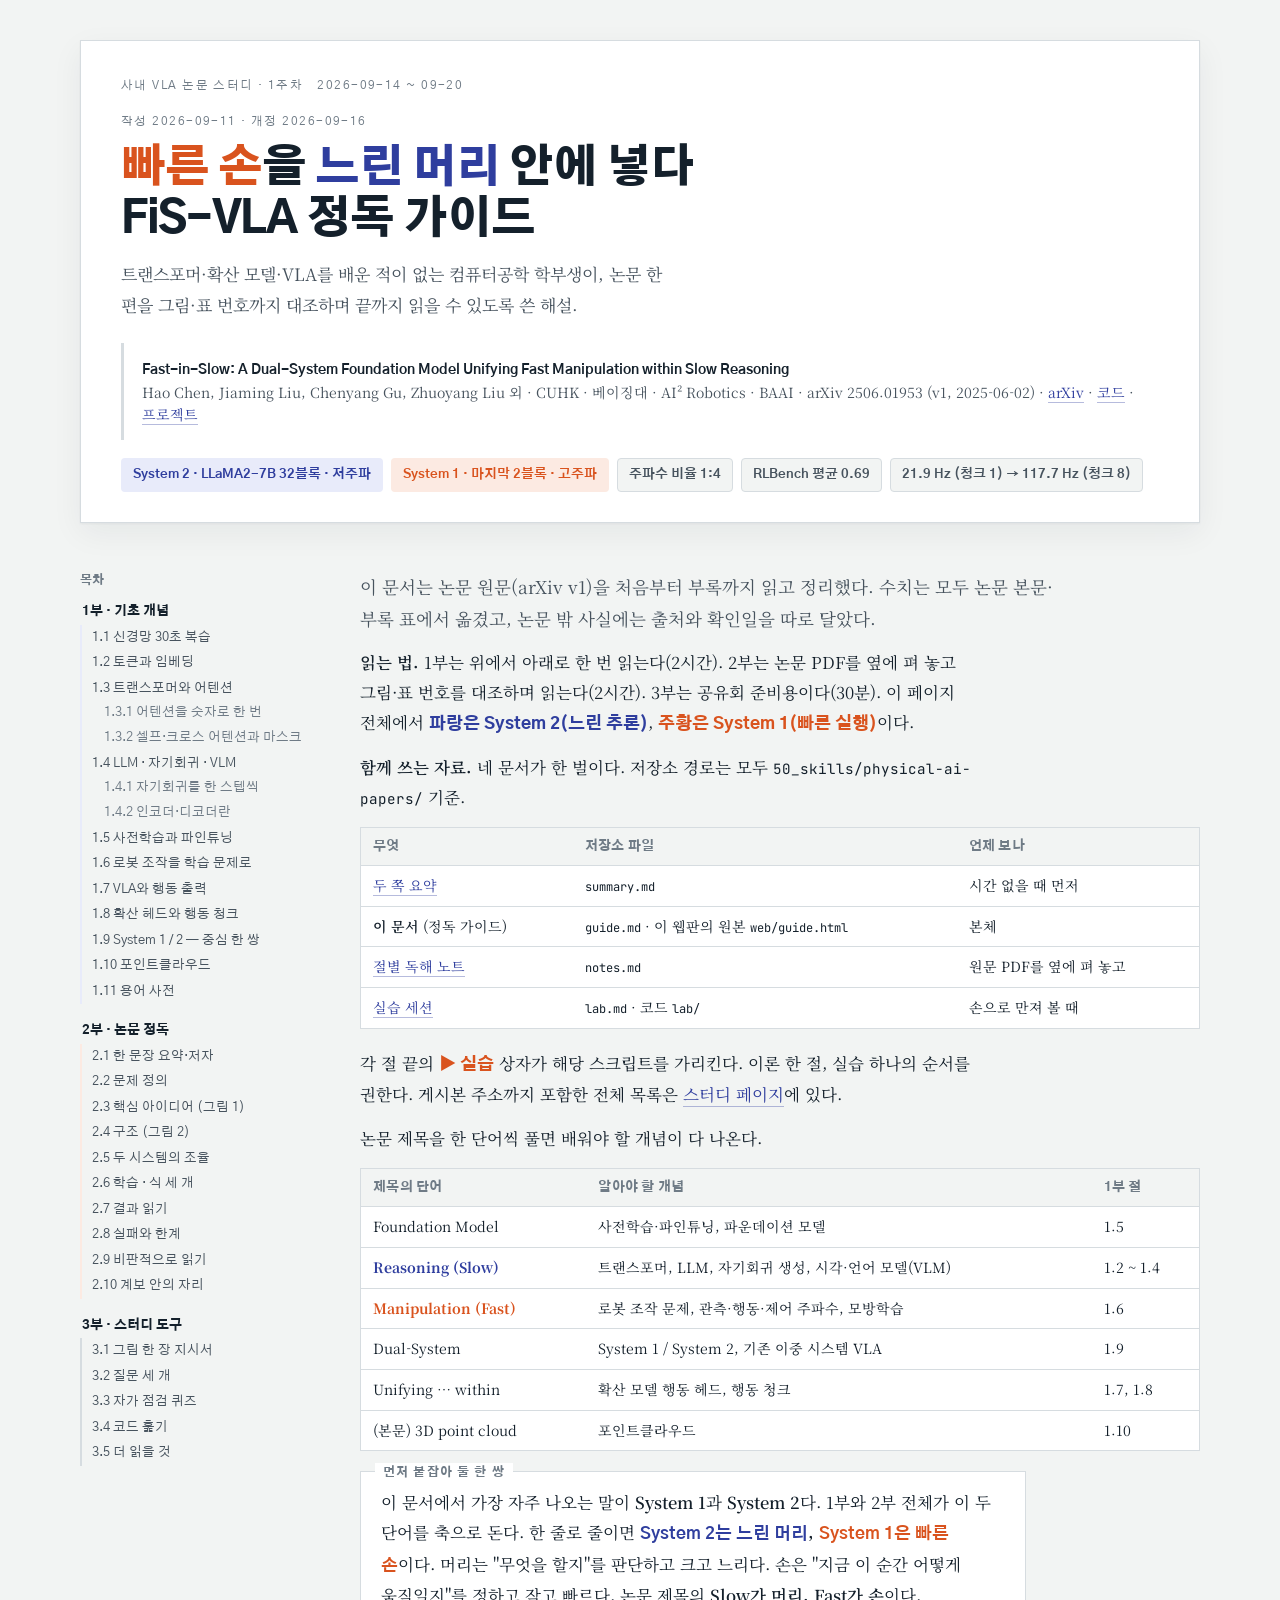
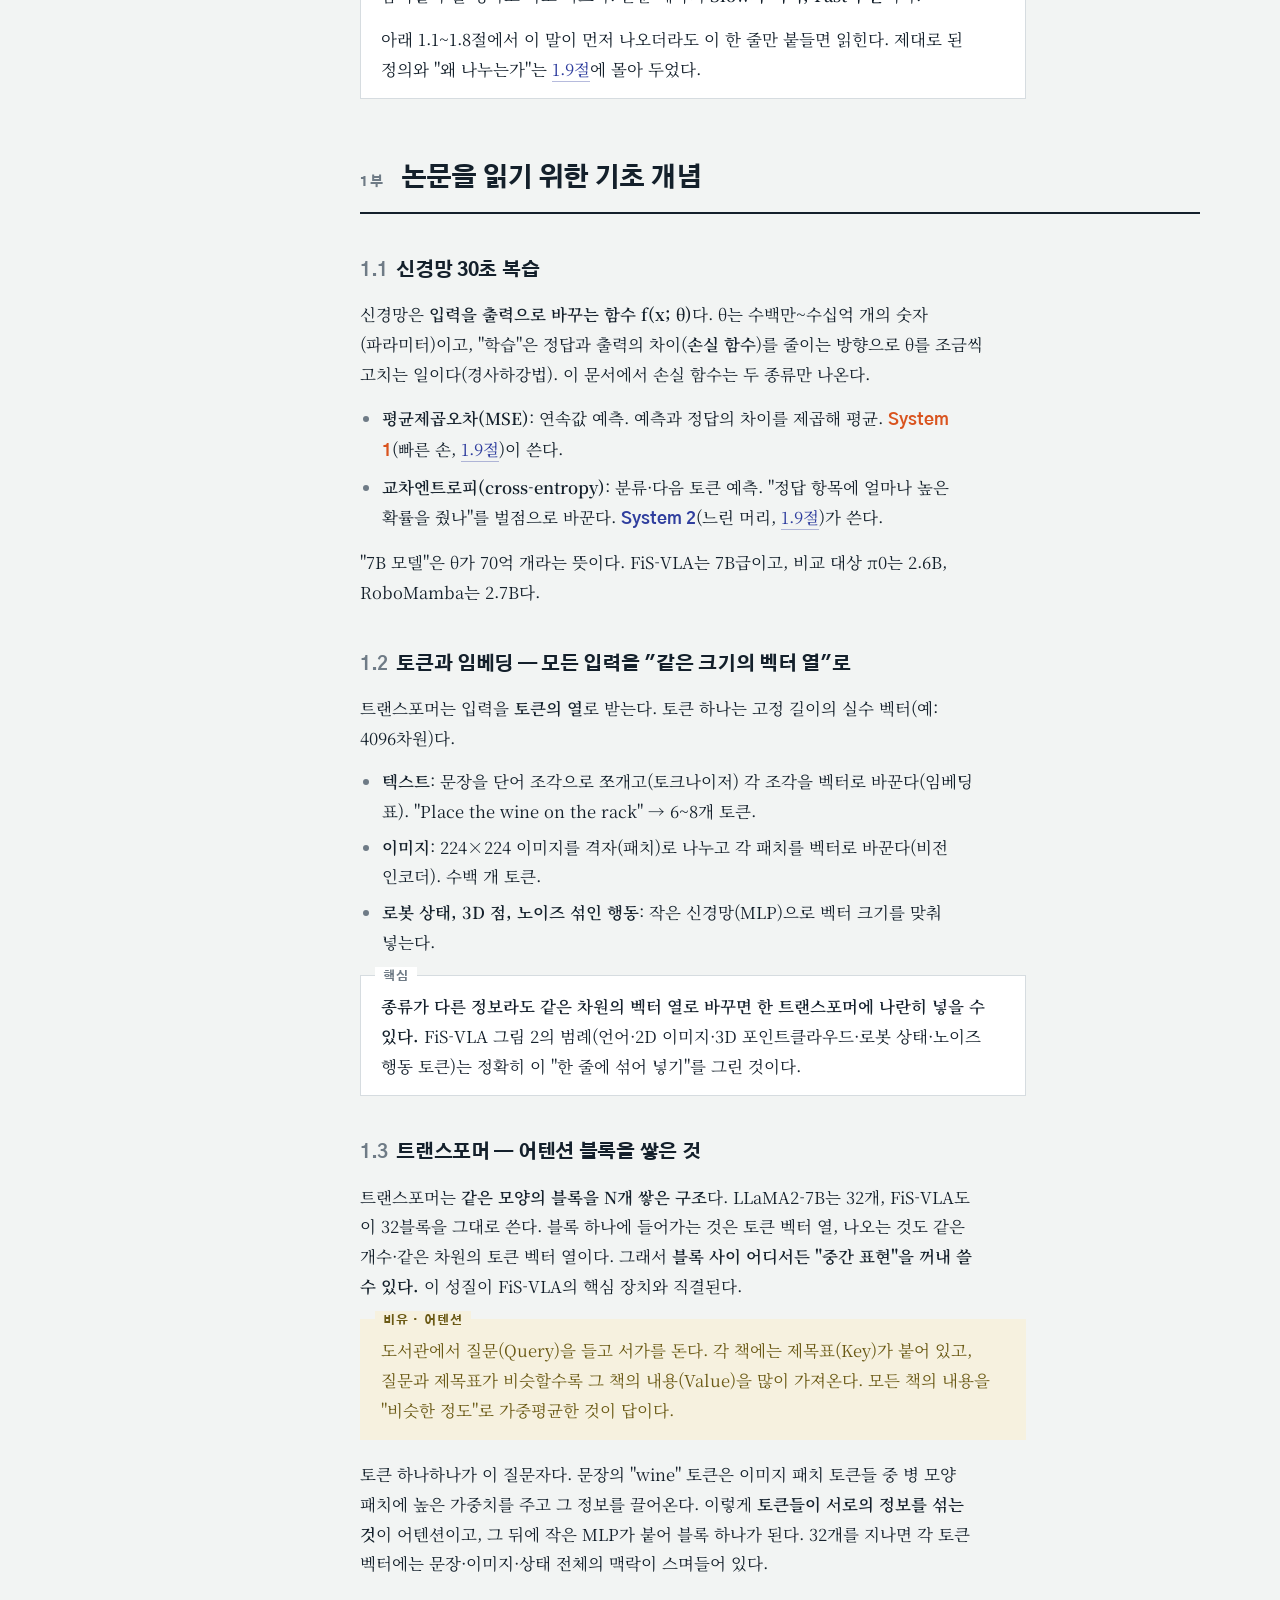
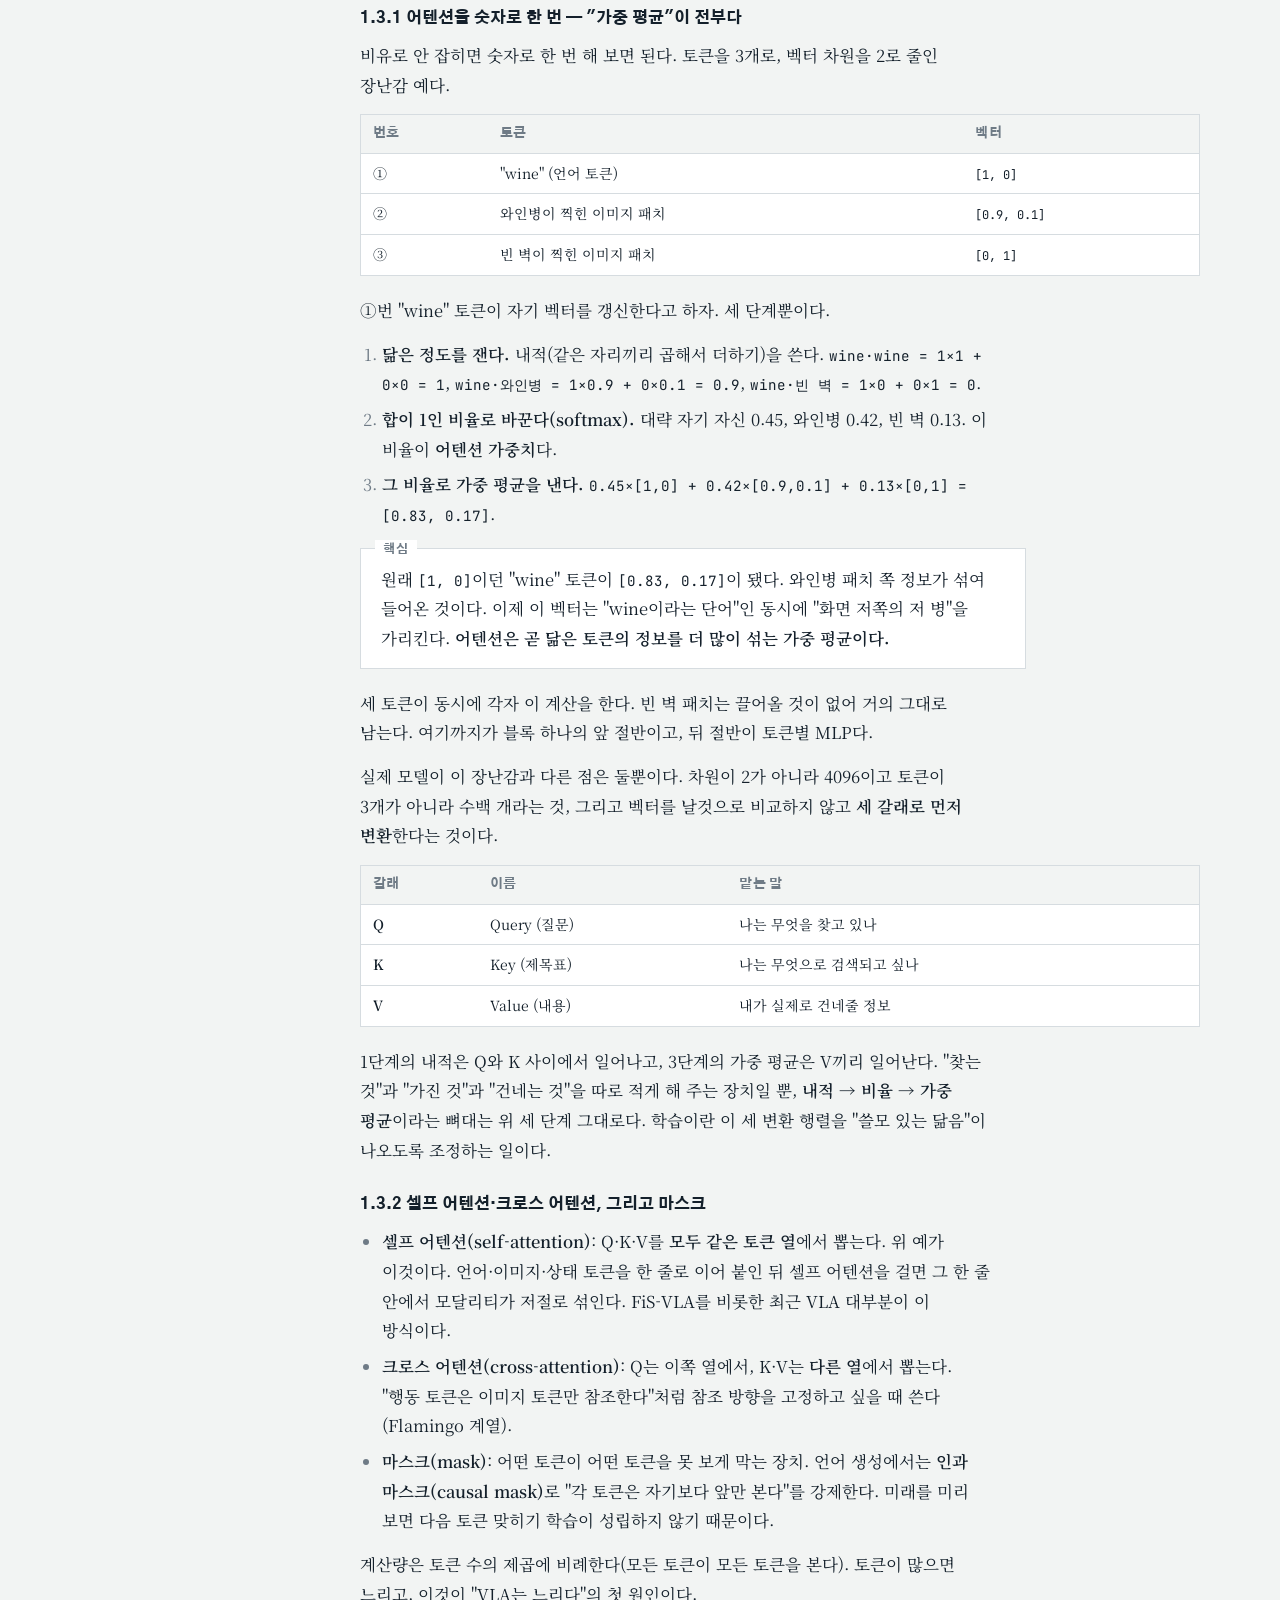
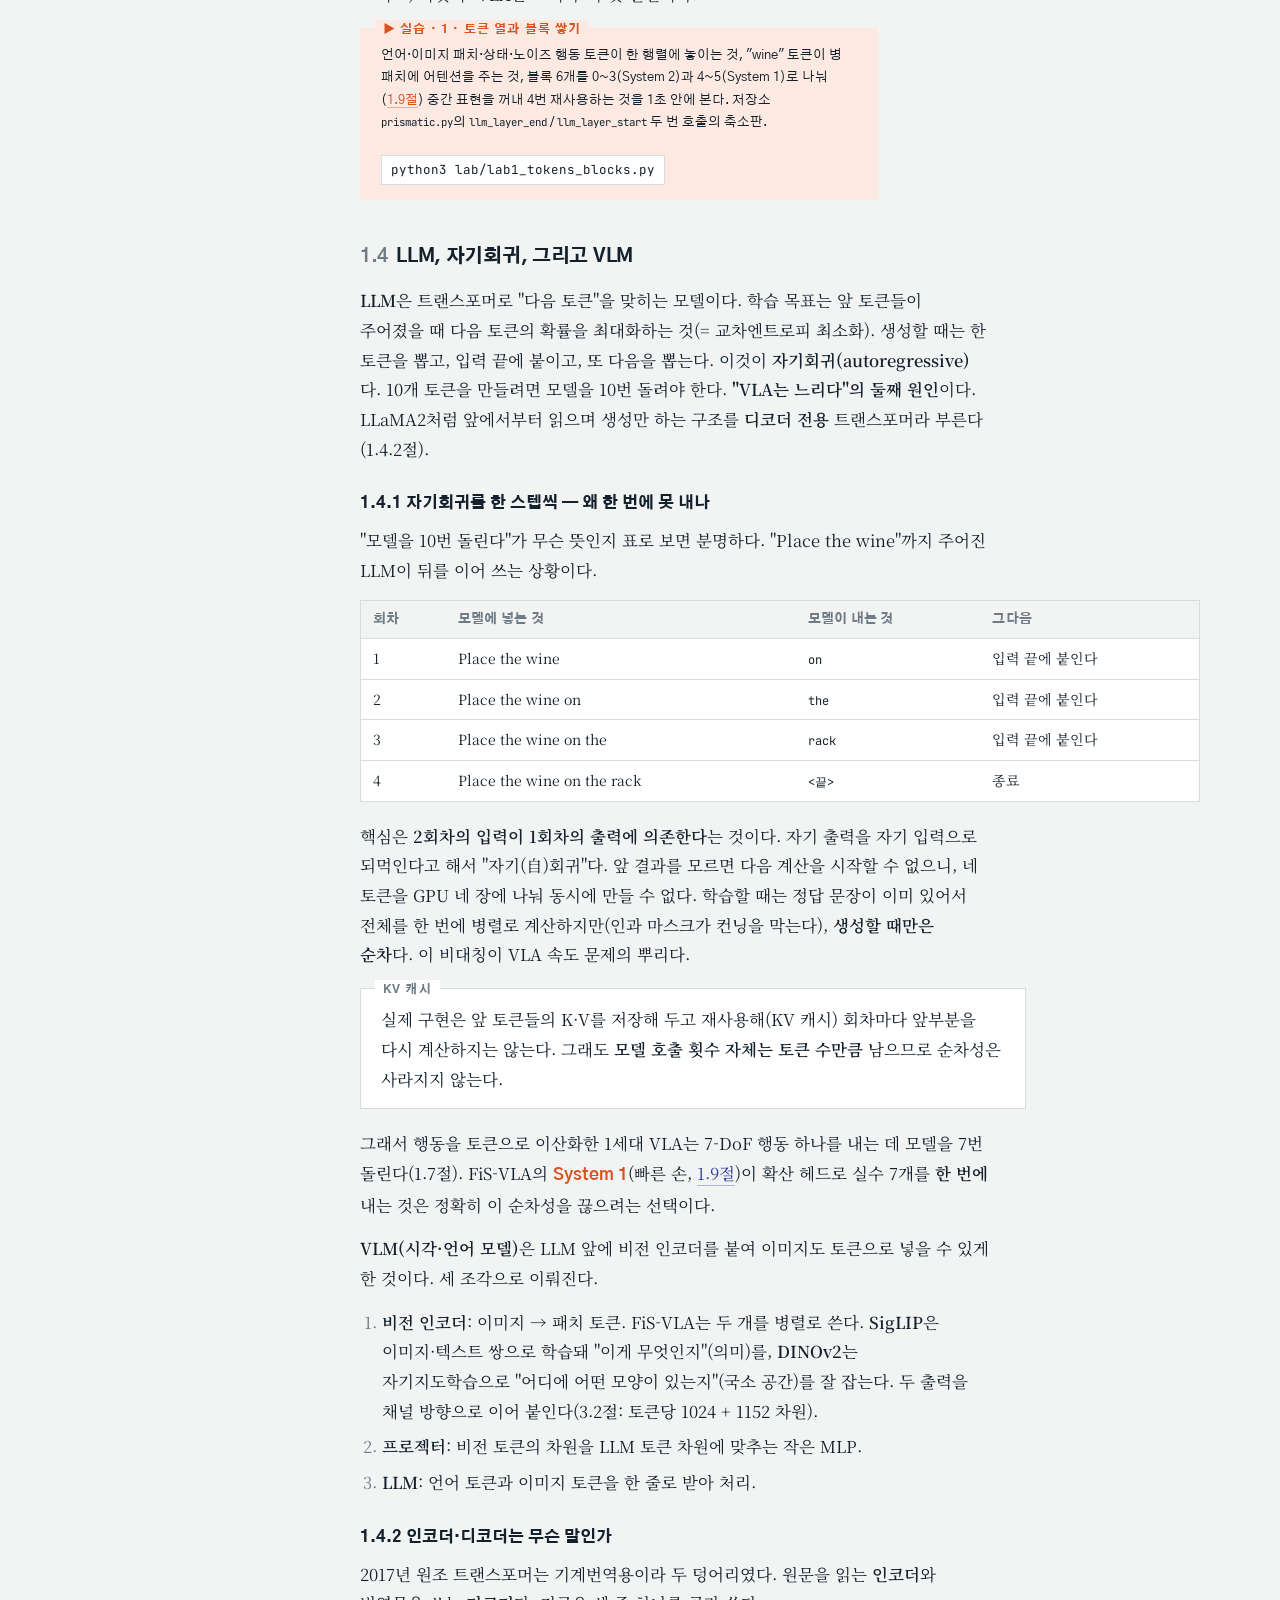
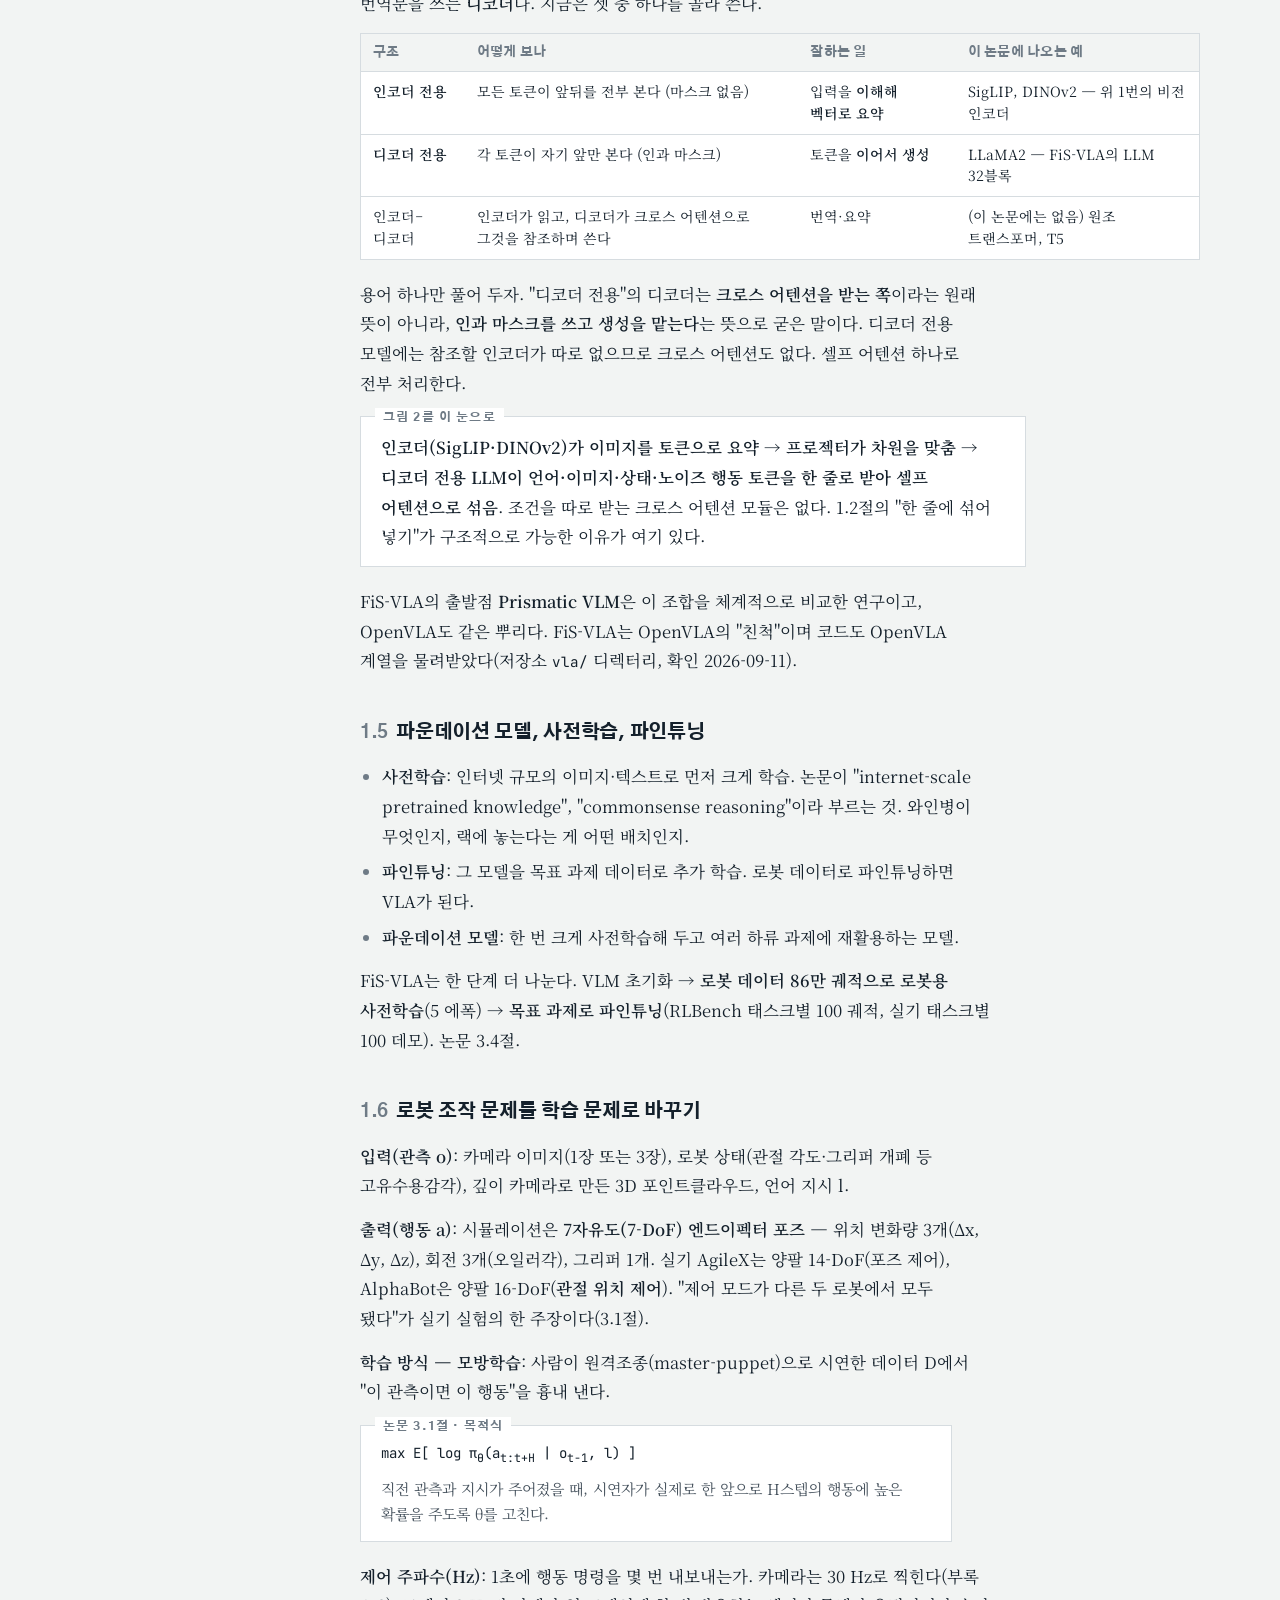
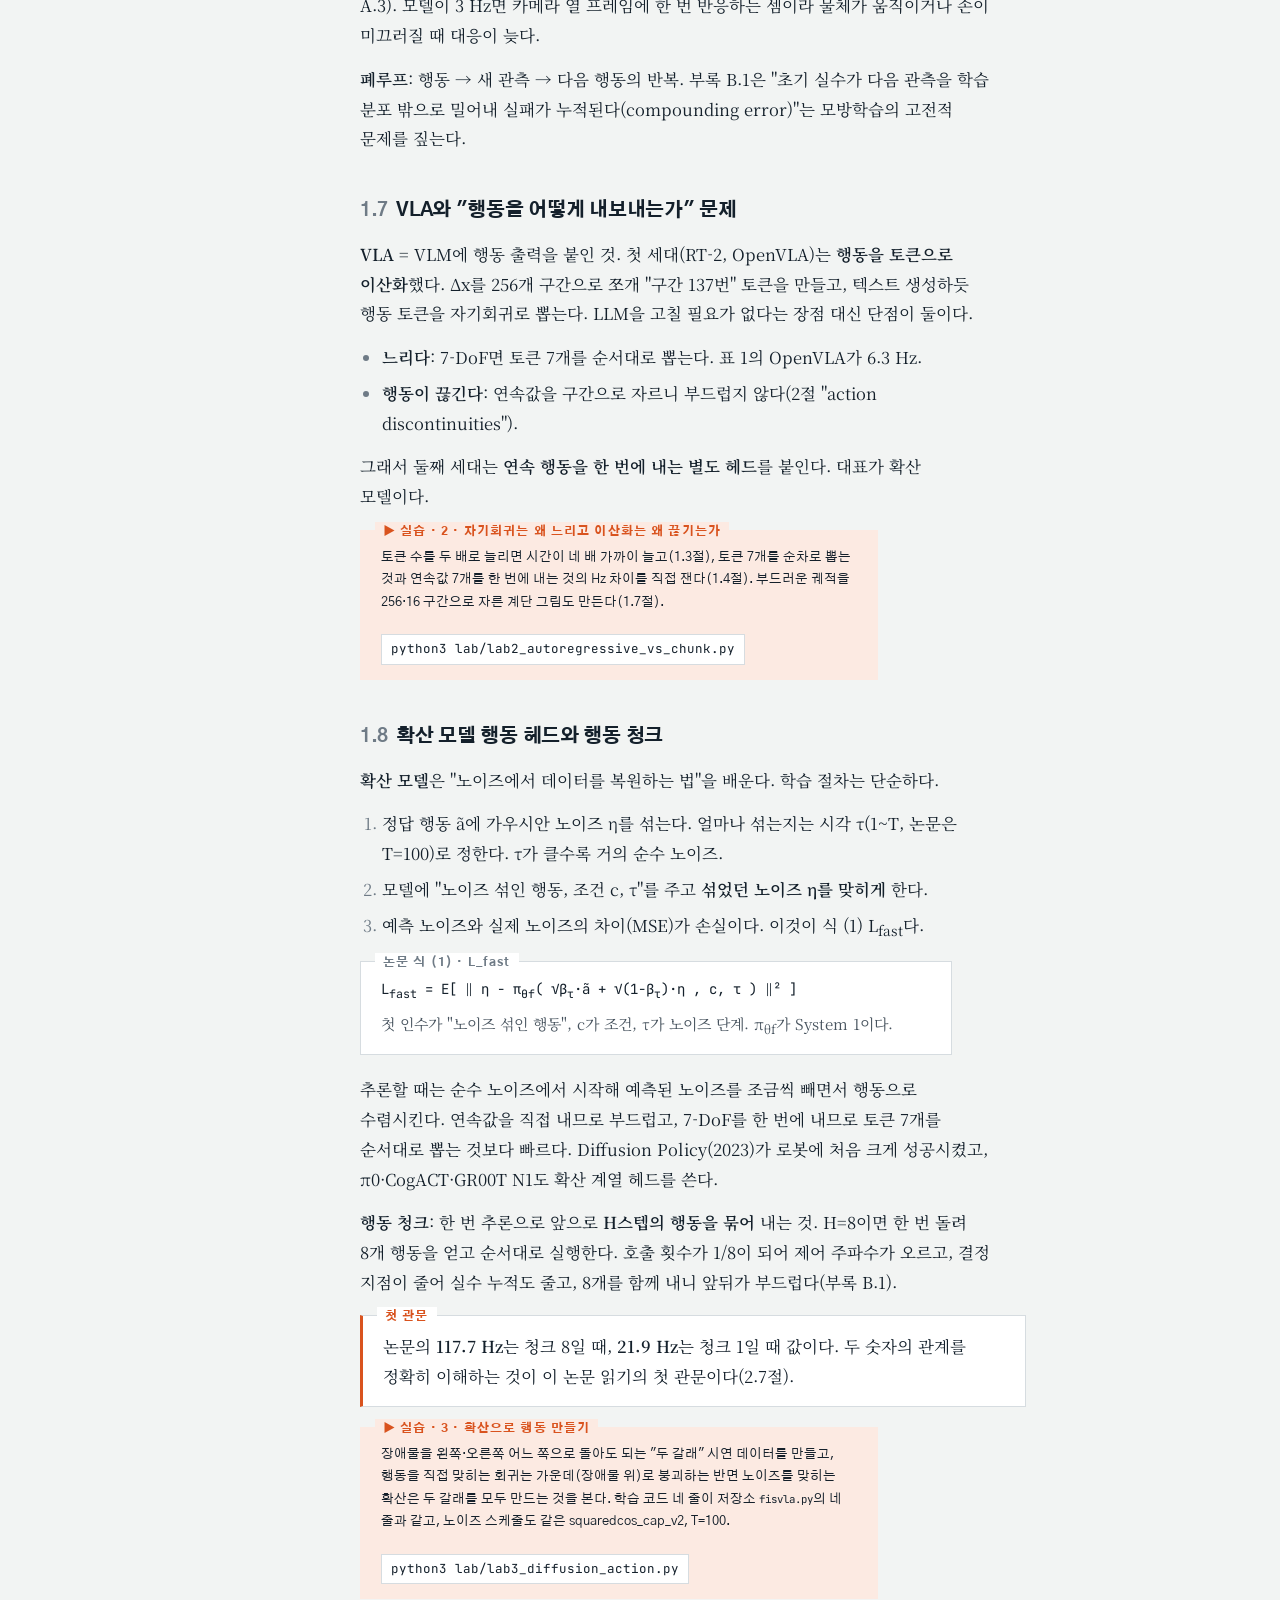
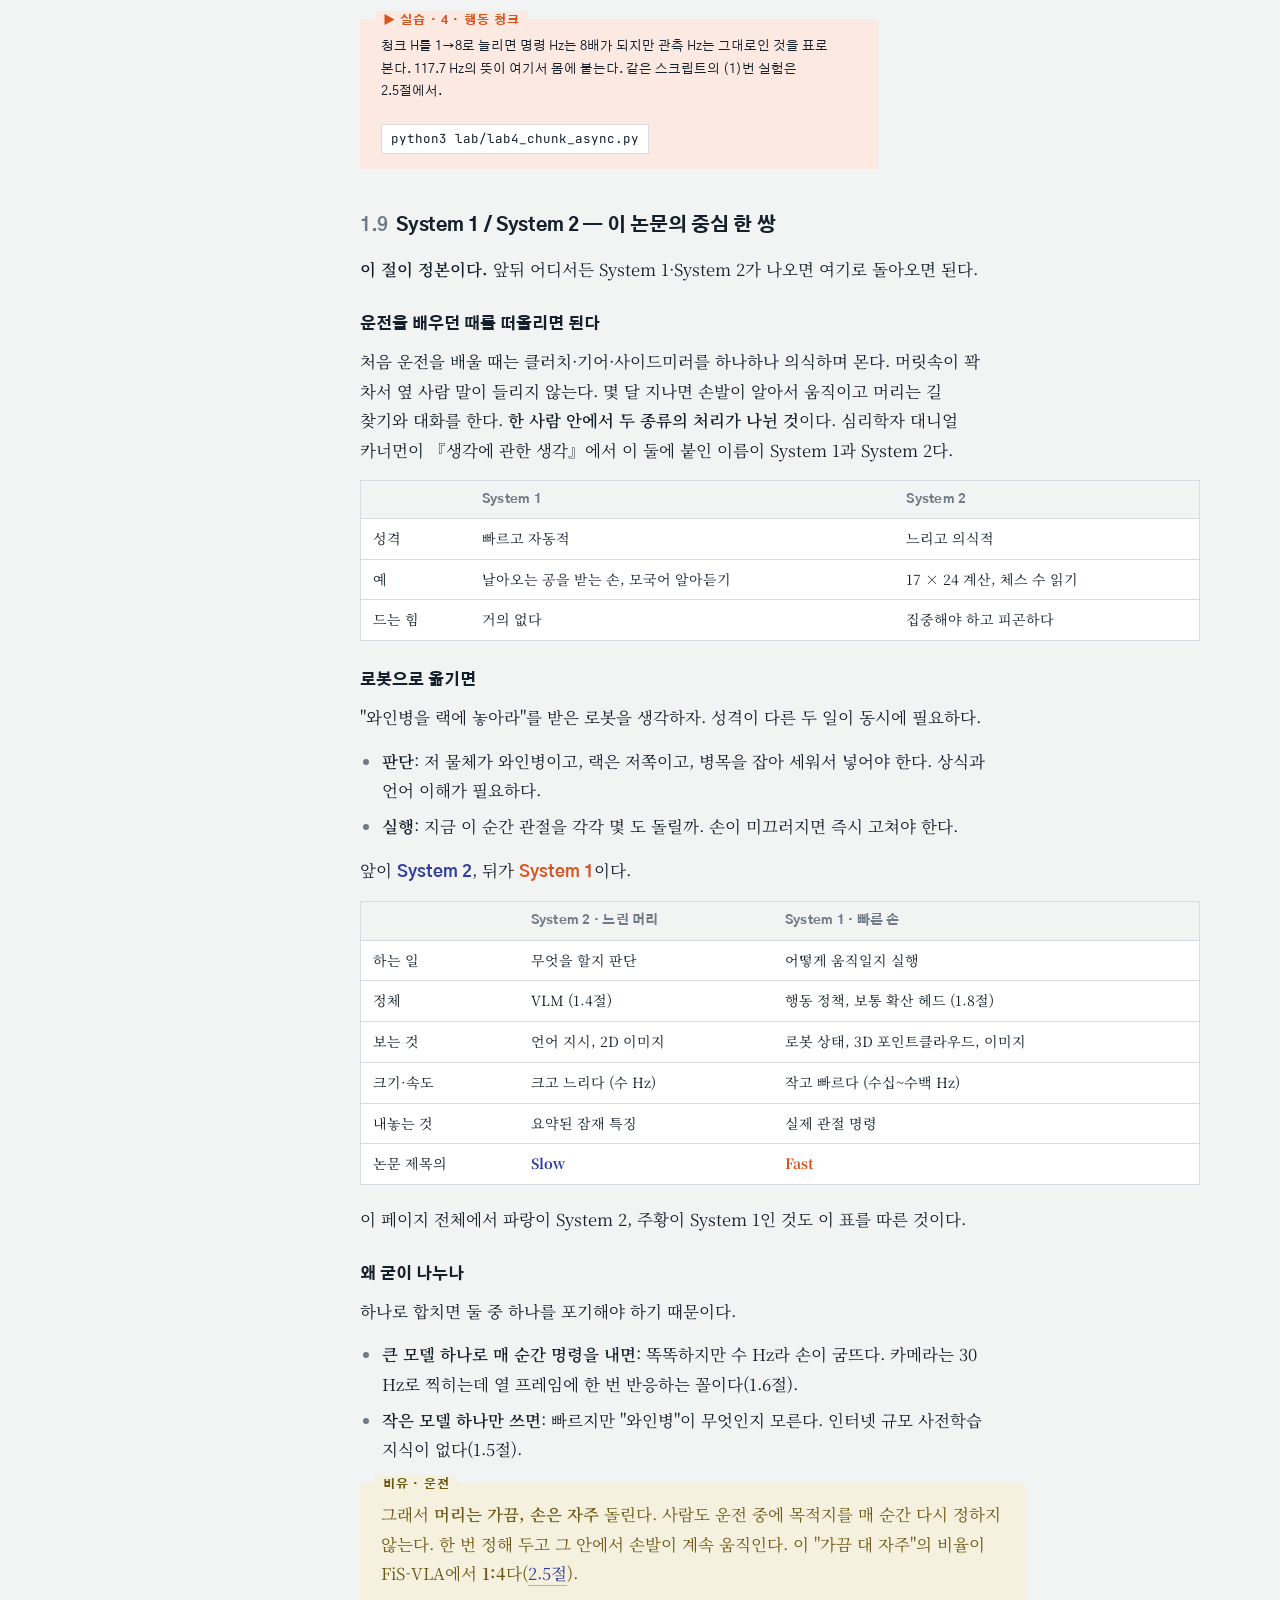
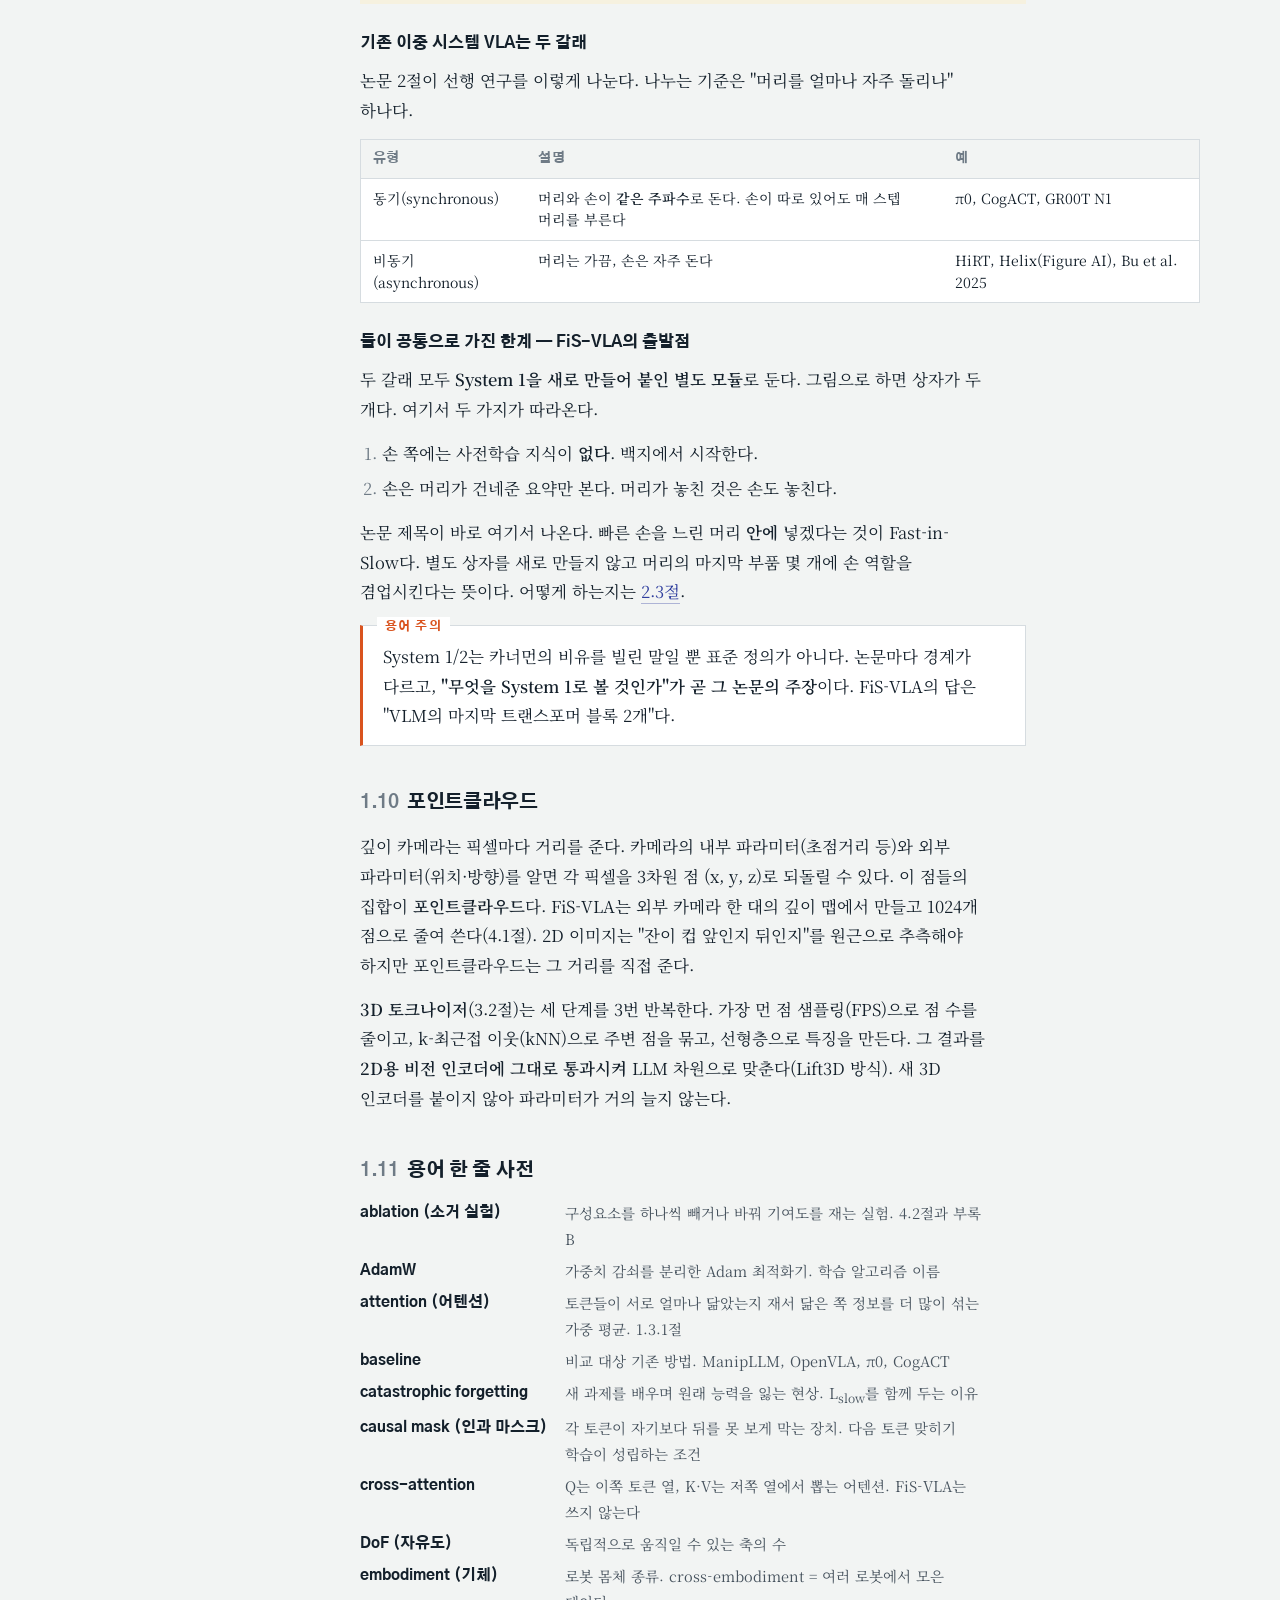
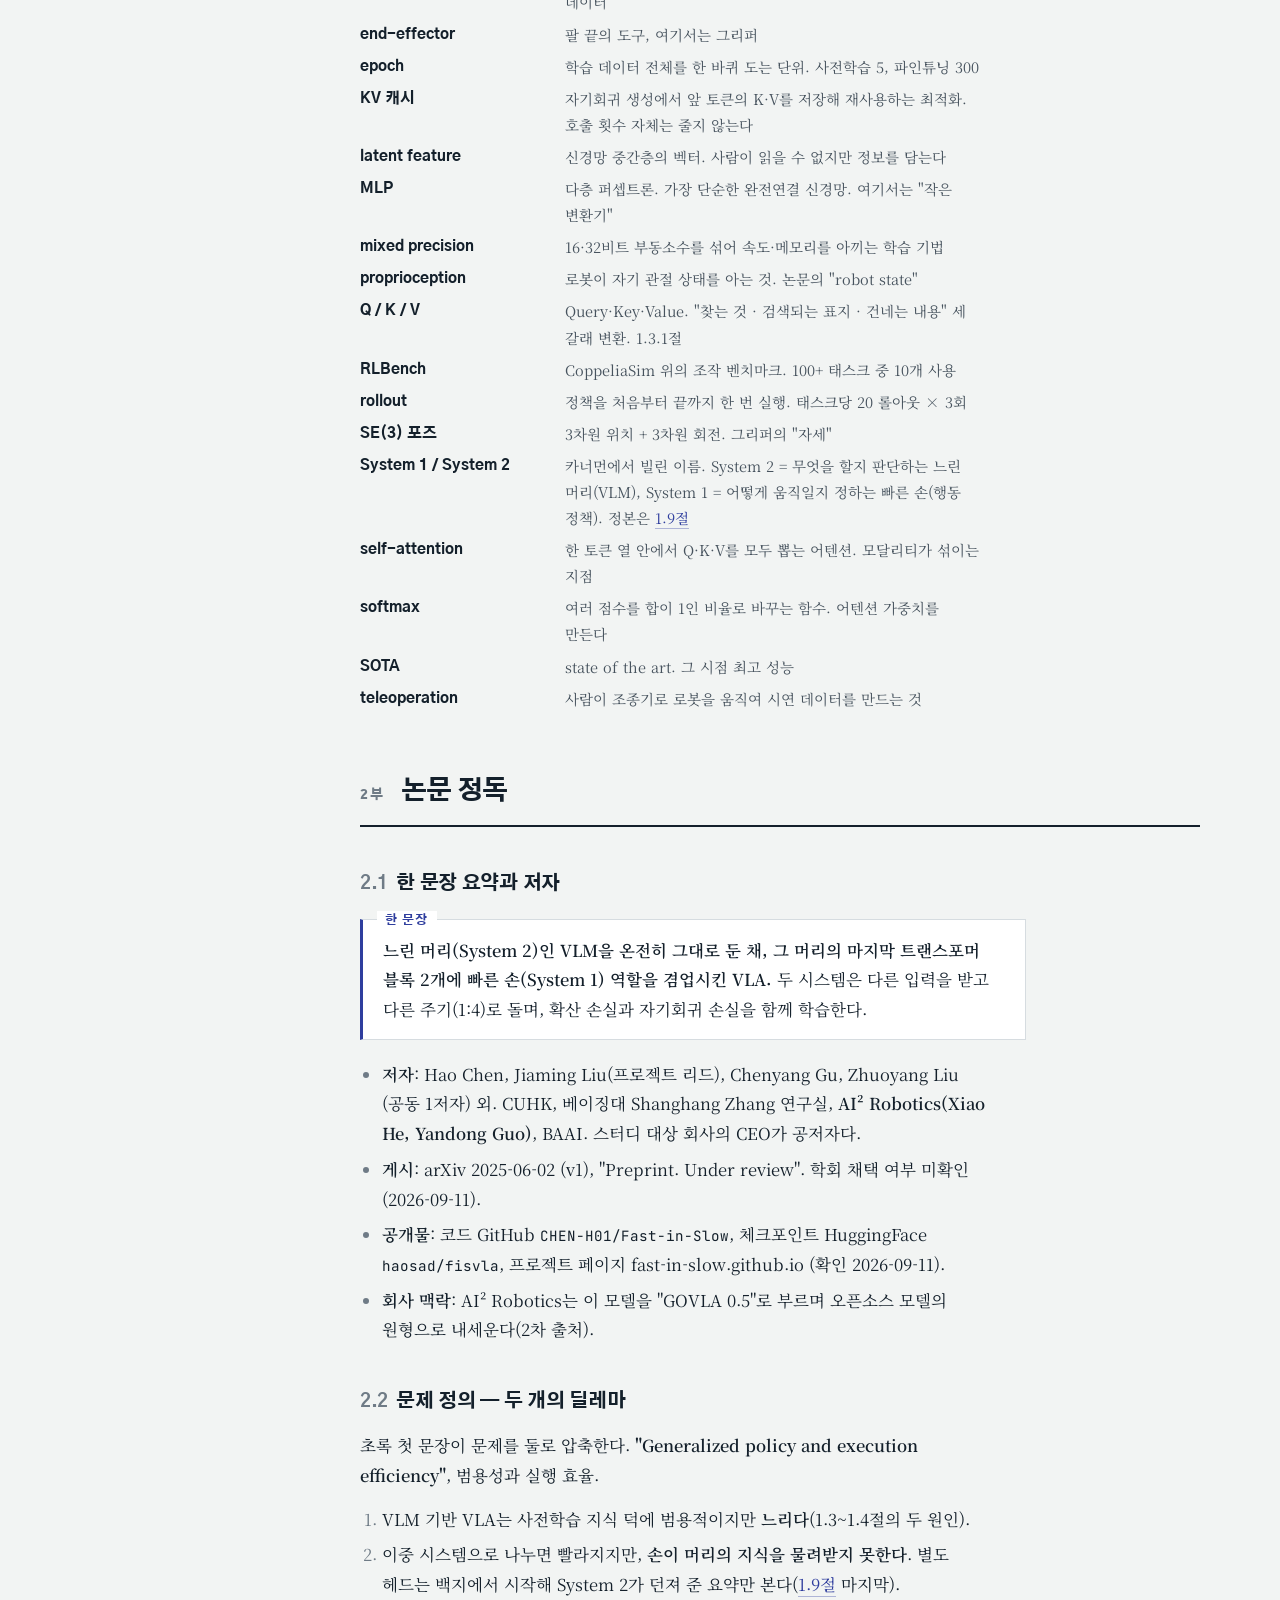
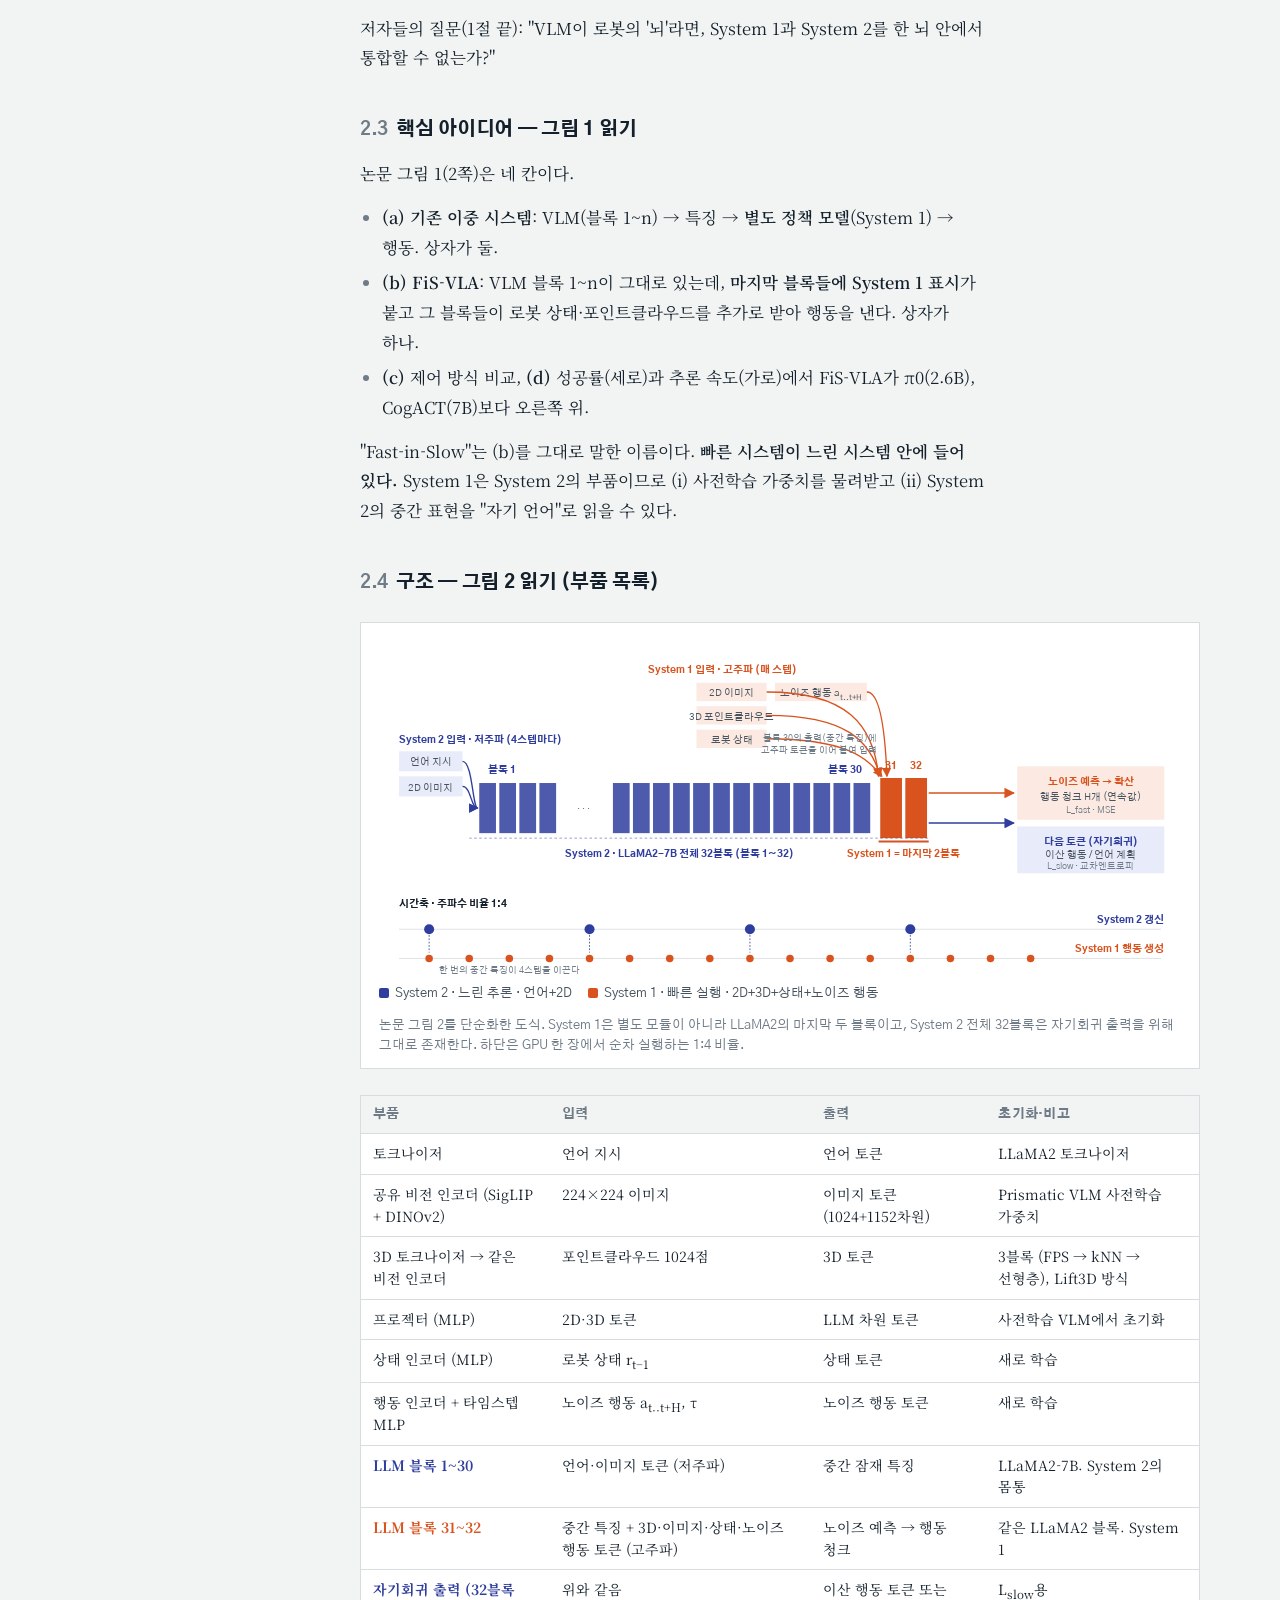
<file: papers/fis-vla/guide.html>
<!DOCTYPE html>
<html lang="ko">
<head>
<meta charset="utf-8">
<meta name="viewport" content="width=device-width, initial-scale=1">
<style>
    html { color-scheme: light; }
    body { margin: 0; font: 14px system-ui, -apple-system, sans-serif; background: #fafaf9; }
    img { max-width: 100%; }
    [hidden] { display: none !important; }
</style>
<title>FiS-VLA 정독 가이드</title>
<link rel="preconnect" href="https://fonts.googleapis.com">
<link rel="stylesheet" href="https://fonts.googleapis.com/css2?family=Gothic+A1:wght@500;700;800;900&family=Noto+Serif+KR:wght@400;600&family=JetBrains+Mono:wght@400;500&display=swap">
<style>
  :root {
    --ground: #F2F4F3;
    --plate: #FFFFFF;
    --ink: #14202B;
    --ink-2: #47535E;
    --muted: #6F7B86;
    --rule: #D6DCE0;
    --slow: #2F3E9E;
    --slow-soft: #E8EBFA;
    --fast: #D9531E;
    --fast-soft: #FCEAE2;
    --note: #F6F1DF;
    --note-ink: #6B5A15;
    --shadow: 0 1px 2px rgba(20,32,43,.05), 0 10px 30px rgba(20,32,43,.06);
  }
  @media (prefers-color-scheme: dark) {
    :root:not([data-theme="light"]) {
      --ground: #0E1318;
      --plate: #161C23;
      --ink: #E7EBEE;
      --ink-2: #B9C2CA;
      --muted: #8A96A1;
      --rule: #2A333C;
      --slow: #97A4F5;
      --slow-soft: #1E2440;
      --fast: #F0895F;
      --fast-soft: #3A2218;
      --note: #2E2A1C;
      --note-ink: #E3D39A;
      --shadow: 0 1px 2px rgba(0,0,0,.4), 0 10px 30px rgba(0,0,0,.35);
    }
  }
  :root[data-theme="dark"] {
    --ground: #0E1318;
    --plate: #161C23;
    --ink: #E7EBEE;
    --ink-2: #B9C2CA;
    --muted: #8A96A1;
    --rule: #2A333C;
    --slow: #97A4F5;
    --slow-soft: #1E2440;
    --fast: #F0895F;
    --fast-soft: #3A2218;
    --note: #2E2A1C;
    --note-ink: #E3D39A;
    --shadow: 0 1px 2px rgba(0,0,0,.4), 0 10px 30px rgba(0,0,0,.35);
  }

  * { box-sizing: border-box; }
  html { scroll-behavior: smooth; }
  @media (prefers-reduced-motion: reduce) { html { scroll-behavior: auto; } }
  body {
    margin: 0;
    background: var(--ground);
    color: var(--ink);
    font-family: "Noto Serif KR", "Apple SD Gothic Neo", "Noto Sans KR", serif;
    font-size: 16.5px;
    line-height: 1.8;
    -webkit-font-smoothing: antialiased;
    word-break: keep-all;
  }
  h1, h2, h3, h4, .sans { font-family: "Gothic A1", "Apple SD Gothic Neo", "Noto Sans KR", system-ui, sans-serif; }
  code, .mono { font-family: "JetBrains Mono", ui-monospace, Menlo, monospace; font-size: .86em; }
  a { color: var(--slow); text-decoration: none; border-bottom: 1px solid color-mix(in srgb, var(--slow) 35%, transparent); }
  a:hover { border-bottom-color: var(--slow); }
  a:focus-visible, button:focus-visible, summary:focus-visible { outline: 2px solid var(--fast); outline-offset: 2px; }

  .shell { max-width: 1160px; margin: 0 auto; padding: 40px 20px 100px; display: grid; grid-template-columns: 232px minmax(0, 1fr); gap: 48px; }
  @media (max-width: 900px) { .shell { grid-template-columns: 1fr; gap: 24px; padding-top: 24px; } }

  /* 목차 */
  nav.toc { position: sticky; top: 24px; align-self: start; font-family: "Gothic A1", sans-serif; font-size: 13px; line-height: 1.5; }
  @media (max-width: 900px) { nav.toc { position: static; } nav.toc details { border: 1px solid var(--rule); background: var(--plate); padding: 10px 14px; } }
  nav.toc summary { cursor: pointer; font-weight: 800; letter-spacing: .04em; color: var(--muted); font-size: 12px; text-transform: uppercase; list-style: none; }
  nav.toc summary::-webkit-details-marker { display: none; }
  @media (min-width: 901px) { nav.toc summary { pointer-events: none; } }
  nav.toc ol { list-style: none; margin: 10px 0 0; padding: 0; }
  nav.toc li { margin: 0; }
  nav.toc .part { margin-top: 14px; font-weight: 800; color: var(--ink); font-size: 13px; }
  nav.toc .part:first-child { margin-top: 0; }
  nav.toc a { display: block; padding: 3px 0 3px 10px; border: 0; border-left: 2px solid var(--rule); color: var(--ink-2); }
  nav.toc a:hover { color: var(--ink); border-left-color: var(--ink); }
  nav.toc .part a { border-left-color: transparent; padding-left: 0; color: var(--ink); font-weight: 800; }
  nav.toc li.p1 > a.part-a { border-left-color: transparent; }
  nav.toc .s1 a { border-left-color: var(--slow-soft); }
  nav.toc .s2 a { border-left-color: var(--fast-soft); }
  nav.toc li.sub a { padding-left: 22px; font-size: 12.5px; color: var(--muted); }

  /* 머리 */
  header.head { grid-column: 1 / -1; background: var(--plate); border: 1px solid var(--rule); box-shadow: var(--shadow); padding: 34px 40px 30px; position: relative; overflow: hidden; }
  @media (max-width: 900px) { header.head { padding: 26px 22px 22px; } }
  header.head .eyebrow { font-family: "Gothic A1", sans-serif; font-size: 12px; letter-spacing: .12em; text-transform: uppercase; color: var(--muted); margin: 0 0 12px; display: flex; gap: 14px; flex-wrap: wrap; }
  header.head h1 { margin: 0; font-size: clamp(28px, 4vw, 44px); line-height: 1.15; letter-spacing: -.03em; font-weight: 900; text-wrap: balance; }
  header.head h1 .fast { color: var(--fast); }
  header.head h1 .slow { color: var(--slow); }
  header.head .sub { margin: 14px 0 0; font-size: 17px; color: var(--ink-2); max-width: 62ch; }
  header.head .paper { margin: 22px 0 0; padding: 14px 18px; border-left: 3px solid var(--rule); font-size: 14px; color: var(--ink-2); line-height: 1.6; }
  header.head .paper b { color: var(--ink); font-family: "Gothic A1", sans-serif; }
  .chips { display: flex; flex-wrap: wrap; gap: 8px; margin: 18px 0 0; }
  .chip { font-family: "Gothic A1", sans-serif; font-size: 12.5px; font-weight: 700; padding: 5px 11px; border: 1px solid var(--rule); border-radius: 4px; color: var(--ink-2); background: var(--ground); }
  .chip.slow { color: var(--slow); background: var(--slow-soft); border-color: transparent; }
  .chip.fast { color: var(--fast); background: var(--fast-soft); border-color: transparent; }

  /* 본문 */
  main.article { min-width: 0; }
  main.article > section { margin: 0 0 56px; }
  .part-head { display: grid; grid-template-columns: auto 1fr; gap: 16px; align-items: baseline; border-bottom: 2px solid var(--ink); padding-bottom: 10px; margin: 0 0 26px; }
  .part-head .num { font-family: "Gothic A1", sans-serif; font-weight: 900; font-size: 13px; letter-spacing: .14em; text-transform: uppercase; color: var(--muted); }
  .part-head h2 { margin: 0; font-size: 26px; letter-spacing: -.025em; font-weight: 800; text-wrap: balance; }
  h3 { font-size: 19px; letter-spacing: -.015em; font-weight: 800; margin: 40px 0 12px; scroll-margin-top: 24px; text-wrap: balance; }
  h3 .k { color: var(--muted); font-weight: 700; margin-right: 8px; font-variant-numeric: tabular-nums; }
  h4 { font-size: 15.5px; font-weight: 800; margin: 26px 0 8px; }
  p { margin: 0 0 14px; max-width: 70ch; }
  ul, ol { margin: 0 0 14px; padding-left: 22px; max-width: 70ch; }
  li { margin: 0 0 6px; }
  li::marker { color: var(--muted); }
  strong { font-weight: 600; color: var(--ink); }
  .lede { font-size: 17.5px; color: var(--ink-2); }

  /* 표 */
  .tbl { overflow-x: auto; margin: 14px 0 20px; border: 1px solid var(--rule); background: var(--plate); }
  table { border-collapse: collapse; width: 100%; font-size: 14px; line-height: 1.55; font-variant-numeric: tabular-nums; }
  th, td { padding: 9px 12px; border-bottom: 1px solid var(--rule); vertical-align: top; text-align: left; }
  th { font-family: "Gothic A1", sans-serif; font-weight: 800; font-size: 12.5px; letter-spacing: .02em; color: var(--muted); background: var(--ground); white-space: nowrap; }
  tr:last-child td { border-bottom: 0; }
  td.n { text-align: right; white-space: nowrap; }
  tr.hi td { background: color-mix(in srgb, var(--fast-soft) 55%, var(--plate)); font-weight: 600; }
  td .slow-t { color: var(--slow); font-weight: 700; }
  td .fast-t { color: var(--fast); font-weight: 700; }

  /* 콜아웃 */
  .box { position: relative; margin: 18px 0 20px; padding: 16px 20px 14px 20px; border: 1px solid var(--rule); background: var(--plate); max-width: 74ch; }
  .box::before { content: attr(data-label); position: absolute; top: -9px; left: 14px; padding: 0 8px; background: var(--plate); font-family: "Gothic A1", sans-serif; font-size: 11.5px; font-weight: 800; letter-spacing: .1em; color: var(--muted); }
  .box p:last-child, .box ul:last-child, .box ol:last-child { margin-bottom: 0; }
  .box.analogy { border-color: transparent; background: var(--note); color: var(--note-ink); }
  .box.analogy::before { background: var(--note); color: var(--note-ink); }
  .box.analogy strong { color: inherit; }
  .box.warn { border-left: 3px solid var(--fast); }
  .box.warn::before { color: var(--fast); }
  .box.paper { border-left: 3px solid var(--slow); }
  .box.paper::before { color: var(--slow); }
  .box.eq { font-family: "JetBrains Mono", monospace; font-size: 14px; line-height: 1.7; }
  .box.lab { border-color: transparent; background: var(--fast-soft); }
  .box.lab::before { background: var(--fast-soft); color: var(--fast); content: "▶ 실습 · " attr(data-label); }
  .box.lab .cmd { display: inline-block; margin: 6px 0 0; padding: 3px 9px; background: var(--plate); border: 1px solid var(--rule); font-family: "JetBrains Mono", monospace; font-size: 12.5px; }
  .box.lab a { color: var(--fast); border-bottom-color: color-mix(in srgb, var(--fast) 40%, transparent); }
  .box.eq .read { font-family: "Noto Serif KR", serif; font-size: 15px; color: var(--ink-2); margin-top: 8px; display: block; }

  /* 그림 */
  figure { margin: 22px 0 26px; padding: 18px 18px 12px; background: var(--plate); border: 1px solid var(--rule); }
  figure svg { width: 100%; height: auto; display: block; }
  figcaption { font-family: "Gothic A1", sans-serif; font-size: 13px; color: var(--muted); margin-top: 10px; line-height: 1.55; }
  .legend { display: flex; gap: 16px; flex-wrap: wrap; font-family: "Gothic A1", sans-serif; font-size: 12.5px; color: var(--ink-2); margin-top: 8px; }
  .legend span::before { content: ""; display: inline-block; width: 10px; height: 10px; margin-right: 6px; vertical-align: -1px; border-radius: 2px; }
  .legend .l-slow::before { background: var(--slow); }
  .legend .l-fast::before { background: var(--fast); }
  .legend .l-in::before { background: var(--rule); }

  /* 퀴즈 */
  details.quiz { border: 1px solid var(--rule); background: var(--plate); padding: 12px 18px; margin: 14px 0; max-width: 74ch; }
  details.quiz summary { cursor: pointer; font-family: "Gothic A1", sans-serif; font-weight: 800; }
  details.quiz ol { margin-top: 10px; }

  /* 정의 목록 */
  dl.terms { display: grid; grid-template-columns: max-content 1fr; gap: 6px 18px; font-size: 14.5px; max-width: 78ch; margin: 0 0 14px; }
  dl.terms dt { font-family: "Gothic A1", sans-serif; font-weight: 800; color: var(--ink); }
  dl.terms dd { margin: 0; color: var(--ink-2); }
  @media (max-width: 600px) { dl.terms { grid-template-columns: 1fr; gap: 2px; } dl.terms dd { margin-bottom: 8px; } }

  footer.foot { grid-column: 1 / -1; border-top: 1px solid var(--rule); padding-top: 18px; font-size: 13.5px; color: var(--muted); font-family: "Gothic A1", sans-serif; line-height: 1.7; }
</style>

</head>
<body>
<div class="shell">
  <header class="head">
    <p class="eyebrow"><span>사내 VLA 논문 스터디 · 1주차</span><span>2026-09-14 ~ 09-20</span><span>작성 2026-09-11 · 개정 2026-09-16</span></p>
    <h1><span class="fast">빠른 손</span>을 <span class="slow">느린 머리</span> 안에 넣다<br>FiS-VLA 정독 가이드</h1>
    <p class="sub">트랜스포머·확산 모델·VLA를 배운 적이 없는 컴퓨터공학 학부생이, 논문 한 편을 그림·표 번호까지 대조하며 끝까지 읽을 수 있도록 쓴 해설.</p>
    <div class="paper"><b>Fast-in-Slow: A Dual-System Foundation Model Unifying Fast Manipulation within Slow Reasoning</b><br>Hao Chen, Jiaming Liu, Chenyang Gu, Zhuoyang Liu 외 · CUHK · 베이징대 · AI² Robotics · BAAI · arXiv 2506.01953 (v1, 2025-06-02) · <a href="https://arxiv.org/abs/2506.01953">arXiv</a> · <a href="https://github.com/CHEN-H01/Fast-in-Slow">코드</a> · <a href="https://fast-in-slow.github.io/">프로젝트</a></div>
    <div class="chips">
      <span class="chip slow">System 2 · LLaMA2-7B 32블록 · 저주파</span>
      <span class="chip fast">System 1 · 마지막 2블록 · 고주파</span>
      <span class="chip">주파수 비율 1:4</span>
      <span class="chip">RLBench 평균 0.69</span>
      <span class="chip">21.9 Hz (청크 1) → 117.7 Hz (청크 8)</span>
    </div>
  </header>

  <nav class="toc" aria-label="목차">
    <details open>
      <summary>목차</summary>
      <ol>
        <li class="part"><a href="#p1" class="part-a">1부 · 기초 개념</a></li>
        <li class="s1"><a href="#s11">1.1 신경망 30초 복습</a></li>
        <li class="s1"><a href="#s12">1.2 토큰과 임베딩</a></li>
        <li class="s1"><a href="#s13">1.3 트랜스포머와 어텐션</a></li>
        <li class="s1 sub"><a href="#s131">1.3.1 어텐션을 숫자로 한 번</a></li>
        <li class="s1 sub"><a href="#s132">1.3.2 셀프·크로스 어텐션과 마스크</a></li>
        <li class="s1"><a href="#s14">1.4 LLM · 자기회귀 · VLM</a></li>
        <li class="s1 sub"><a href="#s141">1.4.1 자기회귀를 한 스텝씩</a></li>
        <li class="s1 sub"><a href="#s142">1.4.2 인코더·디코더란</a></li>
        <li class="s1"><a href="#s15">1.5 사전학습과 파인튜닝</a></li>
        <li class="s1"><a href="#s16">1.6 로봇 조작을 학습 문제로</a></li>
        <li class="s1"><a href="#s17">1.7 VLA와 행동 출력</a></li>
        <li class="s1"><a href="#s18">1.8 확산 헤드와 행동 청크</a></li>
        <li class="s1"><a href="#s19">1.9 System 1 / 2 — 중심 한 쌍</a></li>
        <li class="s1"><a href="#s110">1.10 포인트클라우드</a></li>
        <li class="s1"><a href="#s111">1.11 용어 사전</a></li>
        <li class="part"><a href="#p2" class="part-a">2부 · 논문 정독</a></li>
        <li class="s2"><a href="#s21">2.1 한 문장 요약·저자</a></li>
        <li class="s2"><a href="#s22">2.2 문제 정의</a></li>
        <li class="s2"><a href="#s23">2.3 핵심 아이디어 (그림 1)</a></li>
        <li class="s2"><a href="#s24">2.4 구조 (그림 2)</a></li>
        <li class="s2"><a href="#s25">2.5 두 시스템의 조율</a></li>
        <li class="s2"><a href="#s26">2.6 학습 · 식 세 개</a></li>
        <li class="s2"><a href="#s27">2.7 결과 읽기</a></li>
        <li class="s2"><a href="#s28">2.8 실패와 한계</a></li>
        <li class="s2"><a href="#s29">2.9 비판적으로 읽기</a></li>
        <li class="s2"><a href="#s210">2.10 계보 안의 자리</a></li>
        <li class="part"><a href="#p3" class="part-a">3부 · 스터디 도구</a></li>
        <li><a href="#s31">3.1 그림 한 장 지시서</a></li>
        <li><a href="#s32">3.2 질문 세 개</a></li>
        <li><a href="#s33">3.3 자가 점검 퀴즈</a></li>
        <li><a href="#s34">3.4 코드 훑기</a></li>
        <li><a href="#s35">3.5 더 읽을 것</a></li>
      </ol>
    </details>
  </nav>

  <main class="article">

    <section id="intro">
      <p class="lede">이 문서는 논문 원문(arXiv v1)을 처음부터 부록까지 읽고 정리했다. 수치는 모두 논문 본문·부록 표에서 옮겼고, 논문 밖 사실에는 출처와 확인일을 따로 달았다.</p>
      <p><strong>읽는 법.</strong> 1부는 위에서 아래로 한 번 읽는다(2시간). 2부는 논문 PDF를 옆에 펴 놓고 그림·표 번호를 대조하며 읽는다(2시간). 3부는 공유회 준비용이다(30분). 이 페이지 전체에서 <span class="sans" style="color:var(--slow);font-weight:800">파랑은 System 2(느린 추론)</span>, <span class="sans" style="color:var(--fast);font-weight:800">주황은 System 1(빠른 실행)</span>이다.</p>
      <p><strong>함께 쓰는 자료.</strong> 네 문서가 한 벌이다. 저장소 경로는 모두 <code>50_skills/physical-ai-papers/</code> 기준.</p>
      <div class="tbl"><table>
        <thead><tr><th>무엇</th><th>저장소 파일</th><th>언제 보나</th></tr></thead>
        <tbody>
          <tr><td><a href="https://github.com/drum-grammer/physical-ai-papers/blob/main/papers/2506.01953-fis-vla/summary.md">두 쪽 요약</a></td><td><code>summary.md</code></td><td>시간 없을 때 먼저</td></tr>
          <tr><td><strong>이 문서</strong> (정독 가이드)</td><td><code>guide.md</code> · 이 웹판의 원본 <code>web/guide.html</code></td><td>본체</td></tr>
          <tr><td><a href="https://github.com/drum-grammer/physical-ai-papers/blob/main/papers/2506.01953-fis-vla/notes.md">절별 독해 노트</a></td><td><code>notes.md</code></td><td>원문 PDF를 옆에 펴 놓고</td></tr>
          <tr><td><a href="lab.html">실습 세션</a></td><td><code>lab.md</code> · 코드 <code>lab/</code></td><td>손으로 만져 볼 때</td></tr>
        </tbody>
      </table></div>
      <p>각 절 끝의 <span class="sans" style="color:var(--fast);font-weight:800">▶ 실습</span> 상자가 해당 스크립트를 가리킨다. 이론 한 절, 실습 하나의 순서를 권한다. 게시본 주소까지 포함한 전체 목록은 <a href="index.html">스터디 페이지</a>에 있다.</p>
      <p>논문 제목을 한 단어씩 풀면 배워야 할 개념이 다 나온다.</p>
      <div class="tbl"><table>
        <thead><tr><th>제목의 단어</th><th>알아야 할 개념</th><th>1부 절</th></tr></thead>
        <tbody>
          <tr><td>Foundation Model</td><td>사전학습·파인튜닝, 파운데이션 모델</td><td>1.5</td></tr>
          <tr><td><span class="slow-t">Reasoning (Slow)</span></td><td>트랜스포머, LLM, 자기회귀 생성, 시각·언어 모델(VLM)</td><td>1.2 ~ 1.4</td></tr>
          <tr><td><span class="fast-t">Manipulation (Fast)</span></td><td>로봇 조작 문제, 관측·행동·제어 주파수, 모방학습</td><td>1.6</td></tr>
          <tr><td>Dual-System</td><td>System 1 / System 2, 기존 이중 시스템 VLA</td><td>1.9</td></tr>
          <tr><td>Unifying … within</td><td>확산 모델 행동 헤드, 행동 청크</td><td>1.7, 1.8</td></tr>
          <tr><td>(본문) 3D point cloud</td><td>포인트클라우드</td><td>1.10</td></tr>
        </tbody>
      </table></div>
      <div class="box" data-label="먼저 붙잡아 둘 한 쌍">
        <p>이 문서에서 가장 자주 나오는 말이 <strong>System 1</strong>과 <strong>System 2</strong>다. 1부와 2부 전체가 이 두 단어를 축으로 돈다. 한 줄로 줄이면 <strong><span class="sans" style="color:var(--slow);font-weight:700">System 2는 느린 머리</span>, <span class="sans" style="color:var(--fast);font-weight:700">System 1은 빠른 손</span></strong>이다. 머리는 "무엇을 할지"를 판단하고 크고 느리다. 손은 "지금 이 순간 어떻게 움직일지"를 정하고 작고 빠르다. 논문 제목의 <strong>Slow가 머리, Fast가 손</strong>이다.</p>
        <p>아래 1.1~1.8절에서 이 말이 먼저 나오더라도 이 한 줄만 붙들면 읽힌다. 제대로 된 정의와 "왜 나누는가"는 <a href="#s19">1.9절</a>에 몰아 두었다.</p>
      </div>
    </section>

    <!-- ───────── 1부 ───────── -->
    <section id="p1">
      <div class="part-head"><span class="num">1부</span><h2>논문을 읽기 위한 기초 개념</h2></div>

      <h3 id="s11"><span class="k">1.1</span>신경망 30초 복습</h3>
      <p>신경망은 <strong>입력을 출력으로 바꾸는 함수 f(x; θ)</strong>다. θ는 수백만~수십억 개의 숫자(파라미터)이고, "학습"은 정답과 출력의 차이(<strong>손실 함수</strong>)를 줄이는 방향으로 θ를 조금씩 고치는 일이다(경사하강법). 이 문서에서 손실 함수는 두 종류만 나온다.</p>
      <ul>
        <li><strong>평균제곱오차(MSE)</strong>: 연속값 예측. 예측과 정답의 차이를 제곱해 평균. <span class="sans" style="color:var(--fast);font-weight:700">System 1</span>(빠른 손, <a href="#s19">1.9절</a>)이 쓴다.</li>
        <li><strong>교차엔트로피(cross-entropy)</strong>: 분류·다음 토큰 예측. "정답 항목에 얼마나 높은 확률을 줬나"를 벌점으로 바꾼다. <span class="sans" style="color:var(--slow);font-weight:700">System 2</span>(느린 머리, <a href="#s19">1.9절</a>)가 쓴다.</li>
      </ul>
      <p>"7B 모델"은 θ가 70억 개라는 뜻이다. FiS-VLA는 7B급이고, 비교 대상 π0는 2.6B, RoboMamba는 2.7B다.</p>

      <h3 id="s12"><span class="k">1.2</span>토큰과 임베딩 — 모든 입력을 "같은 크기의 벡터 열"로</h3>
      <p>트랜스포머는 입력을 <strong>토큰의 열</strong>로 받는다. 토큰 하나는 고정 길이의 실수 벡터(예: 4096차원)다.</p>
      <ul>
        <li><strong>텍스트</strong>: 문장을 단어 조각으로 쪼개고(토크나이저) 각 조각을 벡터로 바꾼다(임베딩 표). "Place the wine on the rack" → 6~8개 토큰.</li>
        <li><strong>이미지</strong>: 224×224 이미지를 격자(패치)로 나누고 각 패치를 벡터로 바꾼다(비전 인코더). 수백 개 토큰.</li>
        <li><strong>로봇 상태, 3D 점, 노이즈 섞인 행동</strong>: 작은 신경망(MLP)으로 벡터 크기를 맞춰 넣는다.</li>
      </ul>
      <div class="box" data-label="핵심">
        <p><strong>종류가 다른 정보라도 같은 차원의 벡터 열로 바꾸면 한 트랜스포머에 나란히 넣을 수 있다.</strong> FiS-VLA 그림 2의 범례(언어·2D 이미지·3D 포인트클라우드·로봇 상태·노이즈 행동 토큰)는 정확히 이 "한 줄에 섞어 넣기"를 그린 것이다.</p>
      </div>

      <h3 id="s13"><span class="k">1.3</span>트랜스포머 — 어텐션 블록을 쌓은 것</h3>
      <p>트랜스포머는 <strong>같은 모양의 블록을 N개 쌓은 구조</strong>다. LLaMA2-7B는 32개, FiS-VLA도 이 32블록을 그대로 쓴다. 블록 하나에 들어가는 것은 토큰 벡터 열, 나오는 것도 같은 개수·같은 차원의 토큰 벡터 열이다. 그래서 <strong>블록 사이 어디서든 "중간 표현"을 꺼내 쓸 수 있다.</strong> 이 성질이 FiS-VLA의 핵심 장치와 직결된다.</p>
      <div class="box analogy" data-label="비유 · 어텐션">
        <p>도서관에서 질문(Query)을 들고 서가를 돈다. 각 책에는 제목표(Key)가 붙어 있고, 질문과 제목표가 비슷할수록 그 책의 내용(Value)을 많이 가져온다. 모든 책의 내용을 "비슷한 정도"로 가중평균한 것이 답이다.</p>
      </div>
      <p>토큰 하나하나가 이 질문자다. 문장의 "wine" 토큰은 이미지 패치 토큰들 중 병 모양 패치에 높은 가중치를 주고 그 정보를 끌어온다. 이렇게 <strong>토큰들이 서로의 정보를 섞는 것</strong>이 어텐션이고, 그 뒤에 작은 MLP가 붙어 블록 하나가 된다. 32개를 지나면 각 토큰 벡터에는 문장·이미지·상태 전체의 맥락이 스며들어 있다.</p>
      <h4 id="s131">1.3.1 어텐션을 숫자로 한 번 — "가중 평균"이 전부다</h4>
      <p>비유로 안 잡히면 숫자로 한 번 해 보면 된다. 토큰을 3개로, 벡터 차원을 2로 줄인 장난감 예다.</p>
      <div class="tbl"><table>
        <thead><tr><th>번호</th><th>토큰</th><th>벡터</th></tr></thead>
        <tbody>
          <tr><td>①</td><td>"wine" (언어 토큰)</td><td><code>[1, 0]</code></td></tr>
          <tr><td>②</td><td>와인병이 찍힌 이미지 패치</td><td><code>[0.9, 0.1]</code></td></tr>
          <tr><td>③</td><td>빈 벽이 찍힌 이미지 패치</td><td><code>[0, 1]</code></td></tr>
        </tbody>
      </table></div>
      <p>①번 "wine" 토큰이 자기 벡터를 갱신한다고 하자. 세 단계뿐이다.</p>
      <ol>
        <li><strong>닮은 정도를 잰다.</strong> 내적(같은 자리끼리 곱해서 더하기)을 쓴다. <code>wine·wine = 1×1 + 0×0 = 1</code>, <code>wine·와인병 = 1×0.9 + 0×0.1 = 0.9</code>, <code>wine·빈 벽 = 1×0 + 0×1 = 0</code>.</li>
        <li><strong>합이 1인 비율로 바꾼다(softmax).</strong> 대략 자기 자신 0.45, 와인병 0.42, 빈 벽 0.13. 이 비율이 <strong>어텐션 가중치</strong>다.</li>
        <li><strong>그 비율로 가중 평균을 낸다.</strong> <code>0.45×[1,0] + 0.42×[0.9,0.1] + 0.13×[0,1] = [0.83, 0.17]</code>.</li>
      </ol>
      <div class="box" data-label="핵심">
        <p>원래 <code>[1, 0]</code>이던 "wine" 토큰이 <code>[0.83, 0.17]</code>이 됐다. 와인병 패치 쪽 정보가 섞여 들어온 것이다. 이제 이 벡터는 "wine이라는 단어"인 동시에 "화면 저쪽의 저 병"을 가리킨다. <strong>어텐션은 곧 닮은 토큰의 정보를 더 많이 섞는 가중 평균이다.</strong></p>
      </div>
      <p>세 토큰이 동시에 각자 이 계산을 한다. 빈 벽 패치는 끌어올 것이 없어 거의 그대로 남는다. 여기까지가 블록 하나의 앞 절반이고, 뒤 절반이 토큰별 MLP다.</p>
      <p>실제 모델이 이 장난감과 다른 점은 둘뿐이다. 차원이 2가 아니라 4096이고 토큰이 3개가 아니라 수백 개라는 것, 그리고 벡터를 날것으로 비교하지 않고 <strong>세 갈래로 먼저 변환</strong>한다는 것이다.</p>
      <div class="tbl"><table>
        <thead><tr><th>갈래</th><th>이름</th><th>맡는 말</th></tr></thead>
        <tbody>
          <tr><td><strong>Q</strong></td><td>Query (질문)</td><td>나는 무엇을 찾고 있나</td></tr>
          <tr><td><strong>K</strong></td><td>Key (제목표)</td><td>나는 무엇으로 검색되고 싶나</td></tr>
          <tr><td><strong>V</strong></td><td>Value (내용)</td><td>내가 실제로 건네줄 정보</td></tr>
        </tbody>
      </table></div>
      <p>1단계의 내적은 Q와 K 사이에서 일어나고, 3단계의 가중 평균은 V끼리 일어난다. "찾는 것"과 "가진 것"과 "건네는 것"을 따로 적게 해 주는 장치일 뿐, <strong>내적 → 비율 → 가중 평균</strong>이라는 뼈대는 위 세 단계 그대로다. 학습이란 이 세 변환 행렬을 "쓸모 있는 닮음"이 나오도록 조정하는 일이다.</p>

      <h4 id="s132">1.3.2 셀프 어텐션·크로스 어텐션, 그리고 마스크</h4>
      <ul>
        <li><strong>셀프 어텐션(self-attention)</strong>: Q·K·V를 <strong>모두 같은 토큰 열</strong>에서 뽑는다. 위 예가 이것이다. 언어·이미지·상태 토큰을 한 줄로 이어 붙인 뒤 셀프 어텐션을 걸면 그 한 줄 안에서 모달리티가 저절로 섞인다. FiS-VLA를 비롯한 최근 VLA 대부분이 이 방식이다.</li>
        <li><strong>크로스 어텐션(cross-attention)</strong>: Q는 이쪽 열에서, K·V는 <strong>다른 열</strong>에서 뽑는다. "행동 토큰은 이미지 토큰만 참조한다"처럼 참조 방향을 고정하고 싶을 때 쓴다(Flamingo 계열).</li>
        <li><strong>마스크(mask)</strong>: 어떤 토큰이 어떤 토큰을 못 보게 막는 장치. 언어 생성에서는 <strong>인과 마스크(causal mask)</strong>로 "각 토큰은 자기보다 앞만 본다"를 강제한다. 미래를 미리 보면 다음 토큰 맞히기 학습이 성립하지 않기 때문이다.</li>
      </ul>

      <p>계산량은 토큰 수의 제곱에 비례한다(모든 토큰이 모든 토큰을 본다). 토큰이 많으면 느리고, 이것이 "VLA는 느리다"의 첫 원인이다.</p>
      <div class="box lab" data-label="1 · 토큰 열과 블록 쌓기">
        <p>언어·이미지 패치·상태·노이즈 행동 토큰이 한 행렬에 놓이는 것, "wine" 토큰이 병 패치에 어텐션을 주는 것, 블록 6개를 0~3(System 2)과 4~5(System 1)로 나눠(<a href="#s19">1.9절</a>) 중간 표현을 꺼내 4번 재사용하는 것을 1초 안에 본다. 저장소 <code>prismatic.py</code>의 <code>llm_layer_end</code> / <code>llm_layer_start</code> 두 번 호출의 축소판.</p>
        <span class="cmd">python3 lab/lab1_tokens_blocks.py</span>
      </div>

      <h3 id="s14"><span class="k">1.4</span>LLM, 자기회귀, 그리고 VLM</h3>
      <p><strong>LLM</strong>은 트랜스포머로 "다음 토큰"을 맞히는 모델이다. 학습 목표는 앞 토큰들이 주어졌을 때 다음 토큰의 확률을 최대화하는 것(= 교차엔트로피 최소화). 생성할 때는 한 토큰을 뽑고, 입력 끝에 붙이고, 또 다음을 뽑는다. 이것이 <strong>자기회귀(autoregressive)</strong>다. 10개 토큰을 만들려면 모델을 10번 돌려야 한다. <strong>"VLA는 느리다"의 둘째 원인</strong>이다. LLaMA2처럼 앞에서부터 읽으며 생성만 하는 구조를 <strong>디코더 전용</strong> 트랜스포머라 부른다(1.4.2절).</p>

      <h4 id="s141">1.4.1 자기회귀를 한 스텝씩 — 왜 한 번에 못 내나</h4>
      <p>"모델을 10번 돌린다"가 무슨 뜻인지 표로 보면 분명하다. "Place the wine"까지 주어진 LLM이 뒤를 이어 쓰는 상황이다.</p>
      <div class="tbl"><table>
        <thead><tr><th>회차</th><th>모델에 넣는 것</th><th>모델이 내는 것</th><th>그다음</th></tr></thead>
        <tbody>
          <tr><td>1</td><td>Place the wine</td><td><code>on</code></td><td>입력 끝에 붙인다</td></tr>
          <tr><td>2</td><td>Place the wine on</td><td><code>the</code></td><td>입력 끝에 붙인다</td></tr>
          <tr><td>3</td><td>Place the wine on the</td><td><code>rack</code></td><td>입력 끝에 붙인다</td></tr>
          <tr><td>4</td><td>Place the wine on the rack</td><td><code>&lt;끝&gt;</code></td><td>종료</td></tr>
        </tbody>
      </table></div>
      <p>핵심은 <strong>2회차의 입력이 1회차의 출력에 의존한다</strong>는 것이다. 자기 출력을 자기 입력으로 되먹인다고 해서 "자기(自)회귀"다. 앞 결과를 모르면 다음 계산을 시작할 수 없으니, 네 토큰을 GPU 네 장에 나눠 동시에 만들 수 없다. 학습할 때는 정답 문장이 이미 있어서 전체를 한 번에 병렬로 계산하지만(인과 마스크가 컨닝을 막는다), <strong>생성할 때만은 순차</strong>다. 이 비대칭이 VLA 속도 문제의 뿌리다.</p>
      <div class="box" data-label="KV 캐시">
        <p>실제 구현은 앞 토큰들의 K·V를 저장해 두고 재사용해(KV 캐시) 회차마다 앞부분을 다시 계산하지는 않는다. 그래도 <strong>모델 호출 횟수 자체는 토큰 수만큼</strong> 남으므로 순차성은 사라지지 않는다.</p>
      </div>
      <p>그래서 행동을 토큰으로 이산화한 1세대 VLA는 7-DoF 행동 하나를 내는 데 모델을 7번 돌린다(1.7절). FiS-VLA의 <span class="sans" style="color:var(--fast);font-weight:700">System 1</span>(빠른 손, <a href="#s19">1.9절</a>)이 확산 헤드로 실수 7개를 <strong>한 번에</strong> 내는 것은 정확히 이 순차성을 끊으려는 선택이다.</p>
      <p><strong>VLM(시각·언어 모델)</strong>은 LLM 앞에 비전 인코더를 붙여 이미지도 토큰으로 넣을 수 있게 한 것이다. 세 조각으로 이뤄진다.</p>
      <ol>
        <li><strong>비전 인코더</strong>: 이미지 → 패치 토큰. FiS-VLA는 두 개를 병렬로 쓴다. <strong>SigLIP</strong>은 이미지·텍스트 쌍으로 학습돼 "이게 무엇인지"(의미)를, <strong>DINOv2</strong>는 자기지도학습으로 "어디에 어떤 모양이 있는지"(국소 공간)를 잘 잡는다. 두 출력을 채널 방향으로 이어 붙인다(3.2절: 토큰당 1024 + 1152 차원).</li>
        <li><strong>프로젝터</strong>: 비전 토큰의 차원을 LLM 토큰 차원에 맞추는 작은 MLP.</li>
        <li><strong>LLM</strong>: 언어 토큰과 이미지 토큰을 한 줄로 받아 처리.</li>
      </ol>

      <h4 id="s142">1.4.2 인코더·디코더는 무슨 말인가</h4>
      <p>2017년 원조 트랜스포머는 기계번역용이라 두 덩어리였다. 원문을 읽는 <strong>인코더</strong>와 번역문을 쓰는 <strong>디코더</strong>다. 지금은 셋 중 하나를 골라 쓴다.</p>
      <div class="tbl"><table>
        <thead><tr><th>구조</th><th>어떻게 보나</th><th>잘하는 일</th><th>이 논문에 나오는 예</th></tr></thead>
        <tbody>
          <tr><td><strong>인코더 전용</strong></td><td>모든 토큰이 앞뒤를 전부 본다 (마스크 없음)</td><td>입력을 <strong>이해해 벡터로 요약</strong></td><td>SigLIP, DINOv2 — 위 1번의 비전 인코더</td></tr>
          <tr><td><strong>디코더 전용</strong></td><td>각 토큰이 자기 앞만 본다 (인과 마스크)</td><td>토큰을 <strong>이어서 생성</strong></td><td>LLaMA2 — FiS-VLA의 LLM 32블록</td></tr>
          <tr><td>인코더–디코더</td><td>인코더가 읽고, 디코더가 크로스 어텐션으로 그것을 참조하며 쓴다</td><td>번역·요약</td><td>(이 논문에는 없음) 원조 트랜스포머, T5</td></tr>
        </tbody>
      </table></div>
      <p>용어 하나만 풀어 두자. "디코더 전용"의 디코더는 <strong>크로스 어텐션을 받는 쪽</strong>이라는 원래 뜻이 아니라, <strong>인과 마스크를 쓰고 생성을 맡는다</strong>는 뜻으로 굳은 말이다. 디코더 전용 모델에는 참조할 인코더가 따로 없으므로 크로스 어텐션도 없다. 셀프 어텐션 하나로 전부 처리한다.</p>
      <div class="box" data-label="그림 2를 이 눈으로">
        <p><strong>인코더(SigLIP·DINOv2)가 이미지를 토큰으로 요약</strong> → <strong>프로젝터가 차원을 맞춤</strong> → <strong>디코더 전용 LLM이 언어·이미지·상태·노이즈 행동 토큰을 한 줄로 받아 셀프 어텐션으로 섞음</strong>. 조건을 따로 받는 크로스 어텐션 모듈은 없다. 1.2절의 "한 줄에 섞어 넣기"가 구조적으로 가능한 이유가 여기 있다.</p>
      </div>
      <p>FiS-VLA의 출발점 <strong>Prismatic VLM</strong>은 이 조합을 체계적으로 비교한 연구이고, OpenVLA도 같은 뿌리다. FiS-VLA는 OpenVLA의 "친척"이며 코드도 OpenVLA 계열을 물려받았다(저장소 <code>vla/</code> 디렉터리, 확인 2026-09-11).</p>

      <h3 id="s15"><span class="k">1.5</span>파운데이션 모델, 사전학습, 파인튜닝</h3>
      <ul>
        <li><strong>사전학습</strong>: 인터넷 규모의 이미지·텍스트로 먼저 크게 학습. 논문이 "internet-scale pretrained knowledge", "commonsense reasoning"이라 부르는 것. 와인병이 무엇인지, 랙에 놓는다는 게 어떤 배치인지.</li>
        <li><strong>파인튜닝</strong>: 그 모델을 목표 과제 데이터로 추가 학습. 로봇 데이터로 파인튜닝하면 VLA가 된다.</li>
        <li><strong>파운데이션 모델</strong>: 한 번 크게 사전학습해 두고 여러 하류 과제에 재활용하는 모델.</li>
      </ul>
      <p>FiS-VLA는 한 단계 더 나눈다. VLM 초기화 → <strong>로봇 데이터 86만 궤적으로 로봇용 사전학습</strong>(5 에폭) → <strong>목표 과제로 파인튜닝</strong>(RLBench 태스크별 100 궤적, 실기 태스크별 100 데모). 논문 3.4절.</p>

      <h3 id="s16"><span class="k">1.6</span>로봇 조작 문제를 학습 문제로 바꾸기</h3>
      <p><strong>입력(관측 o)</strong>: 카메라 이미지(1장 또는 3장), 로봇 상태(관절 각도·그리퍼 개폐 등 고유수용감각), 깊이 카메라로 만든 3D 포인트클라우드, 언어 지시 l.</p>
      <p><strong>출력(행동 a)</strong>: 시뮬레이션은 <strong>7자유도(7-DoF) 엔드이펙터 포즈</strong> — 위치 변화량 3개(Δx, Δy, Δz), 회전 3개(오일러각), 그리퍼 1개. 실기 AgileX는 양팔 14-DoF(포즈 제어), AlphaBot은 양팔 16-DoF(<strong>관절 위치 제어</strong>). "제어 모드가 다른 두 로봇에서 모두 됐다"가 실기 실험의 한 주장이다(3.1절).</p>
      <p><strong>학습 방식 — 모방학습</strong>: 사람이 원격조종(master-puppet)으로 시연한 데이터 D에서 "이 관측이면 이 행동"을 흉내 낸다.</p>
      <div class="box eq" data-label="논문 3.1절 · 목적식">
        max E[ log π<sub>θ</sub>(a<sub>t:t+H</sub> | o<sub>t−1</sub>, l) ]
        <span class="read">직전 관측과 지시가 주어졌을 때, 시연자가 실제로 한 앞으로 H스텝의 행동에 높은 확률을 주도록 θ를 고친다.</span>
      </div>
      <p><strong>제어 주파수(Hz)</strong>: 1초에 행동 명령을 몇 번 내보내는가. 카메라는 30 Hz로 찍힌다(부록 A.3). 모델이 3 Hz면 카메라 열 프레임에 한 번 반응하는 셈이라 물체가 움직이거나 손이 미끄러질 때 대응이 늦다.</p>
      <p><strong>폐루프</strong>: 행동 → 새 관측 → 다음 행동의 반복. 부록 B.1은 "초기 실수가 다음 관측을 학습 분포 밖으로 밀어내 실패가 누적된다(compounding error)"는 모방학습의 고전적 문제를 짚는다.</p>

      <h3 id="s17"><span class="k">1.7</span>VLA와 "행동을 어떻게 내보내는가" 문제</h3>
      <p><strong>VLA</strong> = VLM에 행동 출력을 붙인 것. 첫 세대(RT-2, OpenVLA)는 <strong>행동을 토큰으로 이산화</strong>했다. Δx를 256개 구간으로 쪼개 "구간 137번" 토큰을 만들고, 텍스트 생성하듯 행동 토큰을 자기회귀로 뽑는다. LLM을 고칠 필요가 없다는 장점 대신 단점이 둘이다.</p>
      <ul>
        <li><strong>느리다</strong>: 7-DoF면 토큰 7개를 순서대로 뽑는다. 표 1의 OpenVLA가 6.3 Hz.</li>
        <li><strong>행동이 끊긴다</strong>: 연속값을 구간으로 자르니 부드럽지 않다(2절 "action discontinuities").</li>
      </ul>
      <p>그래서 둘째 세대는 <strong>연속 행동을 한 번에 내는 별도 헤드</strong>를 붙인다. 대표가 확산 모델이다.</p>
      <div class="box lab" data-label="2 · 자기회귀는 왜 느리고 이산화는 왜 끊기는가">
        <p>토큰 수를 두 배로 늘리면 시간이 네 배 가까이 늘고(1.3절), 토큰 7개를 순차로 뽑는 것과 연속값 7개를 한 번에 내는 것의 Hz 차이를 직접 잰다(1.4절). 부드러운 궤적을 256·16 구간으로 자른 계단 그림도 만든다(1.7절).</p>
        <span class="cmd">python3 lab/lab2_autoregressive_vs_chunk.py</span>
      </div>

      <h3 id="s18"><span class="k">1.8</span>확산 모델 행동 헤드와 행동 청크</h3>
      <p><strong>확산 모델</strong>은 "노이즈에서 데이터를 복원하는 법"을 배운다. 학습 절차는 단순하다.</p>
      <ol>
        <li>정답 행동 ã에 가우시안 노이즈 η를 섞는다. 얼마나 섞는지는 시각 τ(1~T, 논문은 T=100)로 정한다. τ가 클수록 거의 순수 노이즈.</li>
        <li>모델에 "노이즈 섞인 행동, 조건 c, τ"를 주고 <strong>섞었던 노이즈 η를 맞히게</strong> 한다.</li>
        <li>예측 노이즈와 실제 노이즈의 차이(MSE)가 손실이다. 이것이 식 (1) L<sub>fast</sub>다.</li>
      </ol>
      <div class="box eq" data-label="논문 식 (1) · L_fast">
        L<sub>fast</sub> = E[ ‖ η − π<sub>θf</sub>( √β<sub>τ</sub>·ã + √(1−β<sub>τ</sub>)·η , c, τ ) ‖² ]
        <span class="read">첫 인수가 "노이즈 섞인 행동", c가 조건, τ가 노이즈 단계. π<sub>θf</sub>가 System 1이다.</span>
      </div>
      <p>추론할 때는 순수 노이즈에서 시작해 예측된 노이즈를 조금씩 빼면서 행동으로 수렴시킨다. 연속값을 직접 내므로 부드럽고, 7-DoF를 한 번에 내므로 토큰 7개를 순서대로 뽑는 것보다 빠르다. Diffusion Policy(2023)가 로봇에 처음 크게 성공시켰고, π0·CogACT·GR00T N1도 확산 계열 헤드를 쓴다.</p>
      <p><strong>행동 청크</strong>: 한 번 추론으로 앞으로 <strong>H스텝의 행동을 묶어</strong> 내는 것. H=8이면 한 번 돌려 8개 행동을 얻고 순서대로 실행한다. 호출 횟수가 1/8이 되어 제어 주파수가 오르고, 결정 지점이 줄어 실수 누적도 줄고, 8개를 함께 내니 앞뒤가 부드럽다(부록 B.1).</p>
      <div class="box warn" data-label="첫 관문">
        <p>논문의 <strong>117.7 Hz</strong>는 청크 8일 때, <strong>21.9 Hz</strong>는 청크 1일 때 값이다. 두 숫자의 관계를 정확히 이해하는 것이 이 논문 읽기의 첫 관문이다(2.7절).</p>
      </div>
      <div class="box lab" data-label="3 · 확산으로 행동 만들기">
        <p>장애물을 왼쪽·오른쪽 어느 쪽으로 돌아도 되는 "두 갈래" 시연 데이터를 만들고, 행동을 직접 맞히는 회귀는 가운데(장애물 위)로 붕괴하는 반면 노이즈를 맞히는 확산은 두 갈래를 모두 만드는 것을 본다. 학습 코드 네 줄이 저장소 <code>fisvla.py</code>의 네 줄과 같고, 노이즈 스케줄도 같은 squaredcos_cap_v2, T=100.</p>
        <span class="cmd">python3 lab/lab3_diffusion_action.py</span>
      </div>
      <div class="box lab" data-label="4 · 행동 청크">
        <p>청크 H를 1→8로 늘리면 명령 Hz는 8배가 되지만 관측 Hz는 그대로인 것을 표로 본다. 117.7 Hz의 뜻이 여기서 몸에 붙는다. 같은 스크립트의 (1)번 실험은 2.5절에서.</p>
        <span class="cmd">python3 lab/lab4_chunk_async.py</span>
      </div>

      <h3 id="s19"><span class="k">1.9</span>System 1 / System 2 — 이 논문의 중심 한 쌍</h3>
      <p><strong>이 절이 정본이다.</strong> 앞뒤 어디서든 System 1·System 2가 나오면 여기로 돌아오면 된다.</p>

      <h4>운전을 배우던 때를 떠올리면 된다</h4>
      <p>처음 운전을 배울 때는 클러치·기어·사이드미러를 하나하나 의식하며 몬다. 머릿속이 꽉 차서 옆 사람 말이 들리지 않는다. 몇 달 지나면 손발이 알아서 움직이고 머리는 길 찾기와 대화를 한다. <strong>한 사람 안에서 두 종류의 처리가 나뉜 것</strong>이다. 심리학자 대니얼 카너먼이 『생각에 관한 생각』에서 이 둘에 붙인 이름이 System 1과 System 2다.</p>
      <div class="tbl"><table>
        <thead><tr><th></th><th>System 1</th><th>System 2</th></tr></thead>
        <tbody>
          <tr><td>성격</td><td>빠르고 자동적</td><td>느리고 의식적</td></tr>
          <tr><td>예</td><td>날아오는 공을 받는 손, 모국어 알아듣기</td><td>17 × 24 계산, 체스 수 읽기</td></tr>
          <tr><td>드는 힘</td><td>거의 없다</td><td>집중해야 하고 피곤하다</td></tr>
        </tbody>
      </table></div>

      <h4>로봇으로 옮기면</h4>
      <p>"와인병을 랙에 놓아라"를 받은 로봇을 생각하자. 성격이 다른 두 일이 동시에 필요하다.</p>
      <ul>
        <li><strong>판단</strong>: 저 물체가 와인병이고, 랙은 저쪽이고, 병목을 잡아 세워서 넣어야 한다. 상식과 언어 이해가 필요하다.</li>
        <li><strong>실행</strong>: 지금 이 순간 관절을 각각 몇 도 돌릴까. 손이 미끄러지면 즉시 고쳐야 한다.</li>
      </ul>
      <p>앞이 <span class="sans" style="color:var(--slow);font-weight:700">System 2</span>, 뒤가 <span class="sans" style="color:var(--fast);font-weight:700">System 1</span>이다.</p>
      <div class="tbl"><table>
        <thead><tr><th></th><th><span class="slow-t">System 2 · 느린 머리</span></th><th><span class="fast-t">System 1 · 빠른 손</span></th></tr></thead>
        <tbody>
          <tr><td>하는 일</td><td>무엇을 할지 판단</td><td>어떻게 움직일지 실행</td></tr>
          <tr><td>정체</td><td>VLM (1.4절)</td><td>행동 정책, 보통 확산 헤드 (1.8절)</td></tr>
          <tr><td>보는 것</td><td>언어 지시, 2D 이미지</td><td>로봇 상태, 3D 포인트클라우드, 이미지</td></tr>
          <tr><td>크기·속도</td><td>크고 느리다 (수 Hz)</td><td>작고 빠르다 (수십~수백 Hz)</td></tr>
          <tr><td>내놓는 것</td><td>요약된 잠재 특징</td><td>실제 관절 명령</td></tr>
          <tr><td>논문 제목의</td><td><span class="slow-t">Slow</span></td><td><span class="fast-t">Fast</span></td></tr>
        </tbody>
      </table></div>
      <p>이 페이지 전체에서 파랑이 System 2, 주황이 System 1인 것도 이 표를 따른 것이다.</p>

      <h4>왜 굳이 나누나</h4>
      <p>하나로 합치면 둘 중 하나를 포기해야 하기 때문이다.</p>
      <ul>
        <li><strong>큰 모델 하나로 매 순간 명령을 내면</strong>: 똑똑하지만 수 Hz라 손이 굼뜨다. 카메라는 30 Hz로 찍히는데 열 프레임에 한 번 반응하는 꼴이다(1.6절).</li>
        <li><strong>작은 모델 하나만 쓰면</strong>: 빠르지만 "와인병"이 무엇인지 모른다. 인터넷 규모 사전학습 지식이 없다(1.5절).</li>
      </ul>
      <div class="box analogy" data-label="비유 · 운전">
        <p>그래서 <strong>머리는 가끔, 손은 자주</strong> 돌린다. 사람도 운전 중에 목적지를 매 순간 다시 정하지 않는다. 한 번 정해 두고 그 안에서 손발이 계속 움직인다. 이 "가끔 대 자주"의 비율이 FiS-VLA에서 <strong>1:4</strong>다(<a href="#s25">2.5절</a>).</p>
      </div>

      <h4>기존 이중 시스템 VLA는 두 갈래</h4>
      <p>논문 2절이 선행 연구를 이렇게 나눈다. 나누는 기준은 "머리를 얼마나 자주 돌리나" 하나다.</p>
      <div class="tbl"><table>
        <thead><tr><th>유형</th><th>설명</th><th>예</th></tr></thead>
        <tbody>
          <tr><td>동기(synchronous)</td><td>머리와 손이 <strong>같은 주파수</strong>로 돈다. 손이 따로 있어도 매 스텝 머리를 부른다</td><td>π0, CogACT, GR00T N1</td></tr>
          <tr><td>비동기(asynchronous)</td><td>머리는 가끔, 손은 자주 돈다</td><td>HiRT, Helix(Figure AI), Bu et al. 2025</td></tr>
        </tbody>
      </table></div>

      <h4>둘이 공통으로 가진 한계 — FiS-VLA의 출발점</h4>
      <p>두 갈래 모두 <strong>System 1을 새로 만들어 붙인 별도 모듈</strong>로 둔다. 그림으로 하면 상자가 두 개다. 여기서 두 가지가 따라온다.</p>
      <ol>
        <li>손 쪽에는 사전학습 지식이 <strong>없다</strong>. 백지에서 시작한다.</li>
        <li>손은 머리가 건네준 요약만 본다. 머리가 놓친 것은 손도 놓친다.</li>
      </ol>
      <p>논문 제목이 바로 여기서 나온다. 빠른 손을 느린 머리 <strong>안에</strong> 넣겠다는 것이 Fast-in-Slow다. 별도 상자를 새로 만들지 않고 머리의 마지막 부품 몇 개에 손 역할을 겸업시킨다는 뜻이다. 어떻게 하는지는 <a href="#s23">2.3절</a>.</p>
      <div class="box warn" data-label="용어 주의">
        <p>System 1/2는 카너먼의 비유를 빌린 말일 뿐 표준 정의가 아니다. 논문마다 경계가 다르고, <strong>"무엇을 System 1로 볼 것인가"가 곧 그 논문의 주장</strong>이다. FiS-VLA의 답은 "VLM의 마지막 트랜스포머 블록 2개"다.</p>
      </div>

      <h3 id="s110"><span class="k">1.10</span>포인트클라우드</h3>
      <p>깊이 카메라는 픽셀마다 거리를 준다. 카메라의 내부 파라미터(초점거리 등)와 외부 파라미터(위치·방향)를 알면 각 픽셀을 3차원 점 (x, y, z)로 되돌릴 수 있다. 이 점들의 집합이 <strong>포인트클라우드</strong>다. FiS-VLA는 외부 카메라 한 대의 깊이 맵에서 만들고 1024개 점으로 줄여 쓴다(4.1절). 2D 이미지는 "잔이 컵 앞인지 뒤인지"를 원근으로 추측해야 하지만 포인트클라우드는 그 거리를 직접 준다.</p>
      <p><strong>3D 토크나이저</strong>(3.2절)는 세 단계를 3번 반복한다. 가장 먼 점 샘플링(FPS)으로 점 수를 줄이고, k-최근접 이웃(kNN)으로 주변 점을 묶고, 선형층으로 특징을 만든다. 그 결과를 <strong>2D용 비전 인코더에 그대로 통과시켜</strong> LLM 차원으로 맞춘다(Lift3D 방식). 새 3D 인코더를 붙이지 않아 파라미터가 거의 늘지 않는다.</p>

      <h3 id="s111"><span class="k">1.11</span>용어 한 줄 사전</h3>
      <dl class="terms">
        <dt>ablation (소거 실험)</dt><dd>구성요소를 하나씩 빼거나 바꿔 기여도를 재는 실험. 4.2절과 부록 B</dd>
        <dt>AdamW</dt><dd>가중치 감쇠를 분리한 Adam 최적화기. 학습 알고리즘 이름</dd>
        <dt>attention (어텐션)</dt><dd>토큰들이 서로 얼마나 닮았는지 재서 닮은 쪽 정보를 더 많이 섞는 가중 평균. 1.3.1절</dd>
        <dt>baseline</dt><dd>비교 대상 기존 방법. ManipLLM, OpenVLA, π0, CogACT</dd>
        <dt>catastrophic forgetting</dt><dd>새 과제를 배우며 원래 능력을 잃는 현상. L<sub>slow</sub>를 함께 두는 이유</dd>
        <dt>causal mask (인과 마스크)</dt><dd>각 토큰이 자기보다 뒤를 못 보게 막는 장치. 다음 토큰 맞히기 학습이 성립하는 조건</dd>
        <dt>cross-attention</dt><dd>Q는 이쪽 토큰 열, K·V는 저쪽 열에서 뽑는 어텐션. FiS-VLA는 쓰지 않는다</dd>
        <dt>DoF (자유도)</dt><dd>독립적으로 움직일 수 있는 축의 수</dd>
        <dt>embodiment (기체)</dt><dd>로봇 몸체 종류. cross-embodiment = 여러 로봇에서 모은 데이터</dd>
        <dt>end-effector</dt><dd>팔 끝의 도구, 여기서는 그리퍼</dd>
        <dt>epoch</dt><dd>학습 데이터 전체를 한 바퀴 도는 단위. 사전학습 5, 파인튜닝 300</dd>
        <dt>KV 캐시</dt><dd>자기회귀 생성에서 앞 토큰의 K·V를 저장해 재사용하는 최적화. 호출 횟수 자체는 줄지 않는다</dd>
        <dt>latent feature</dt><dd>신경망 중간층의 벡터. 사람이 읽을 수 없지만 정보를 담는다</dd>
        <dt>MLP</dt><dd>다층 퍼셉트론. 가장 단순한 완전연결 신경망. 여기서는 "작은 변환기"</dd>
        <dt>mixed precision</dt><dd>16·32비트 부동소수를 섞어 속도·메모리를 아끼는 학습 기법</dd>
        <dt>proprioception</dt><dd>로봇이 자기 관절 상태를 아는 것. 논문의 "robot state"</dd>
        <dt>Q / K / V</dt><dd>Query·Key·Value. "찾는 것 · 검색되는 표지 · 건네는 내용" 세 갈래 변환. 1.3.1절</dd>
        <dt>RLBench</dt><dd>CoppeliaSim 위의 조작 벤치마크. 100+ 태스크 중 10개 사용</dd>
        <dt>rollout</dt><dd>정책을 처음부터 끝까지 한 번 실행. 태스크당 20 롤아웃 × 3회</dd>
        <dt>SE(3) 포즈</dt><dd>3차원 위치 + 3차원 회전. 그리퍼의 "자세"</dd>
        <dt>System 1 / System 2</dt><dd>카너먼에서 빌린 이름. System 2 = 무엇을 할지 판단하는 느린 머리(VLM), System 1 = 어떻게 움직일지 정하는 빠른 손(행동 정책). 정본은 <a href="#s19">1.9절</a></dd>
        <dt>self-attention</dt><dd>한 토큰 열 안에서 Q·K·V를 모두 뽑는 어텐션. 모달리티가 섞이는 지점</dd>
        <dt>softmax</dt><dd>여러 점수를 합이 1인 비율로 바꾸는 함수. 어텐션 가중치를 만든다</dd>
        <dt>SOTA</dt><dd>state of the art. 그 시점 최고 성능</dd>
        <dt>teleoperation</dt><dd>사람이 조종기로 로봇을 움직여 시연 데이터를 만드는 것</dd>
      </dl>
    </section>

    <!-- ───────── 2부 ───────── -->
    <section id="p2">
      <div class="part-head"><span class="num">2부</span><h2>논문 정독</h2></div>

      <h3 id="s21"><span class="k">2.1</span>한 문장 요약과 저자</h3>
      <div class="box paper" data-label="한 문장">
        <p><strong>느린 머리(<span class="slow-t">System 2</span>)인 VLM을 온전히 그대로 둔 채, 그 머리의 마지막 트랜스포머 블록 2개에 빠른 손(<span class="fast-t">System 1</span>) 역할을 겸업시킨 VLA.</strong> 두 시스템은 다른 입력을 받고 다른 주기(1:4)로 돌며, 확산 손실과 자기회귀 손실을 함께 학습한다.</p>
      </div>
      <ul>
        <li><strong>저자</strong>: Hao Chen, Jiaming Liu(프로젝트 리드), Chenyang Gu, Zhuoyang Liu (공동 1저자) 외. CUHK, 베이징대 Shanghang Zhang 연구실, <strong>AI² Robotics(Xiao He, Yandong Guo)</strong>, BAAI. 스터디 대상 회사의 CEO가 공저자다.</li>
        <li><strong>게시</strong>: arXiv 2025-06-02 (v1), "Preprint. Under review". 학회 채택 여부 미확인(2026-09-11).</li>
        <li><strong>공개물</strong>: 코드 GitHub <code>CHEN-H01/Fast-in-Slow</code>, 체크포인트 HuggingFace <code>haosad/fisvla</code>, 프로젝트 페이지 fast-in-slow.github.io (확인 2026-09-11).</li>
        <li><strong>회사 맥락</strong>: AI² Robotics는 이 모델을 "GOVLA 0.5"로 부르며 오픈소스 모델의 원형으로 내세운다(2차 출처).</li>
      </ul>

      <h3 id="s22"><span class="k">2.2</span>문제 정의 — 두 개의 딜레마</h3>
      <p>초록 첫 문장이 문제를 둘로 압축한다. <strong>"Generalized policy and execution efficiency"</strong>, 범용성과 실행 효율.</p>
      <ol>
        <li>VLM 기반 VLA는 사전학습 지식 덕에 범용적이지만 <strong>느리다</strong>(1.3~1.4절의 두 원인).</li>
        <li>이중 시스템으로 나누면 빨라지지만, <strong>손이 머리의 지식을 물려받지 못한다</strong>. 별도 헤드는 백지에서 시작해 System 2가 던져 준 요약만 본다(<a href="#s19">1.9절</a> 마지막).</li>
      </ol>
      <p>저자들의 질문(1절 끝): "VLM이 로봇의 '뇌'라면, System 1과 System 2를 한 뇌 안에서 통합할 수 없는가?"</p>

      <h3 id="s23"><span class="k">2.3</span>핵심 아이디어 — 그림 1 읽기</h3>
      <p>논문 그림 1(2쪽)은 네 칸이다.</p>
      <ul>
        <li><strong>(a) 기존 이중 시스템</strong>: VLM(블록 1~n) → 특징 → <strong>별도 정책 모델</strong>(System 1) → 행동. 상자가 둘.</li>
        <li><strong>(b) FiS-VLA</strong>: VLM 블록 1~n이 그대로 있는데, <strong>마지막 블록들에 System 1 표시</strong>가 붙고 그 블록들이 로봇 상태·포인트클라우드를 추가로 받아 행동을 낸다. 상자가 하나.</li>
        <li><strong>(c)</strong> 제어 방식 비교, <strong>(d)</strong> 성공률(세로)과 추론 속도(가로)에서 FiS-VLA가 π0(2.6B), CogACT(7B)보다 오른쪽 위.</li>
      </ul>
      <p>"Fast-in-Slow"는 (b)를 그대로 말한 이름이다. <strong>빠른 시스템이 느린 시스템 안에 들어 있다.</strong> System 1은 System 2의 부품이므로 (i) 사전학습 가중치를 물려받고 (ii) System 2의 중간 표현을 "자기 언어"로 읽을 수 있다.</p>

      <h3 id="s24"><span class="k">2.4</span>구조 — 그림 2 읽기 (부품 목록)</h3>
      <figure>
        <svg viewBox="0 0 960 400" role="img" aria-label="FiS-VLA 구조 단순화 도식">
          <defs>
            <marker id="ar" viewBox="0 0 10 10" refX="9" refY="5" markerWidth="7" markerHeight="7" orient="auto-start-reverse"><path d="M0,0 L10,5 L0,10 z" fill="var(--ink-2)"/></marker>
            <marker id="arf" viewBox="0 0 10 10" refX="9" refY="5" markerWidth="7" markerHeight="7" orient="auto-start-reverse"><path d="M0,0 L10,5 L0,10 z" fill="var(--fast)"/></marker>
            <marker id="ars" viewBox="0 0 10 10" refX="9" refY="5" markerWidth="7" markerHeight="7" orient="auto-start-reverse"><path d="M0,0 L10,5 L0,10 z" fill="var(--slow)"/></marker>
          </defs>
          <style>
            .lab { font-family: "Gothic A1", sans-serif; font-size: 12.5px; fill: var(--ink-2); }
            .lab.b { font-weight: 800; fill: var(--ink); }
            .lab.s { fill: var(--slow); font-weight: 800; }
            .lab.f { fill: var(--fast); font-weight: 800; }
            .lab.sm { font-size: 11px; fill: var(--muted); }
          </style>
          <!-- 블록 띠 -->
          <g id="blocks">
            <rect x="120" y="170" width="20" height="60" fill="var(--slow)" opacity=".85"/><rect x="144" y="170" width="20" height="60" fill="var(--slow)" opacity=".85"/><rect x="168" y="170" width="20" height="60" fill="var(--slow)" opacity=".85"/><rect x="192" y="170" width="20" height="60" fill="var(--slow)" opacity=".85"/>
            <text x="245" y="205" class="lab sm" text-anchor="middle">· · ·</text>
            <rect x="280" y="170" width="20" height="60" fill="var(--slow)" opacity=".85"/><rect x="304" y="170" width="20" height="60" fill="var(--slow)" opacity=".85"/><rect x="328" y="170" width="20" height="60" fill="var(--slow)" opacity=".85"/><rect x="352" y="170" width="20" height="60" fill="var(--slow)" opacity=".85"/><rect x="376" y="170" width="20" height="60" fill="var(--slow)" opacity=".85"/><rect x="400" y="170" width="20" height="60" fill="var(--slow)" opacity=".85"/><rect x="424" y="170" width="20" height="60" fill="var(--slow)" opacity=".85"/><rect x="448" y="170" width="20" height="60" fill="var(--slow)" opacity=".85"/><rect x="472" y="170" width="20" height="60" fill="var(--slow)" opacity=".85"/><rect x="496" y="170" width="20" height="60" fill="var(--slow)" opacity=".85"/><rect x="520" y="170" width="20" height="60" fill="var(--slow)" opacity=".85"/><rect x="544" y="170" width="20" height="60" fill="var(--slow)" opacity=".85"/><rect x="568" y="170" width="20" height="60" fill="var(--slow)" opacity=".85"/>
            <rect x="600" y="164" width="26" height="72" fill="var(--fast)"/><rect x="630" y="164" width="26" height="72" fill="var(--fast)"/>
          </g>
          <text x="130" y="158" class="lab s">블록 1</text>
          <text x="578" y="158" class="lab s" text-anchor="end">블록 30</text>
          <text x="613" y="153" class="lab f" text-anchor="middle">31</text>
          <text x="643" y="153" class="lab f" text-anchor="middle">32</text>
          <text x="360" y="258" class="lab s" text-anchor="middle">System 2 · LLaMA2-7B 전체 32블록 (블록 1~32)</text>
          <text x="628" y="258" class="lab f" text-anchor="middle">System 1 = 마지막 2블록</text>
          <path d="M108 236 L660 236" stroke="var(--slow)" stroke-width="1" fill="none" stroke-dasharray="3 3" opacity=".6"/>
          <path d="M598 240 L658 240" stroke="var(--fast)" stroke-width="2.5" fill="none"/>

          <!-- System 2 입력 -->
          <text x="24" y="122" class="lab s">System 2 입력 · 저주파 (4스텝마다)</text>
          <rect x="24" y="132" width="76" height="24" fill="var(--slow-soft)"/><text x="62" y="149" class="lab" text-anchor="middle">언어 지시</text>
          <rect x="24" y="162" width="76" height="24" fill="var(--slow-soft)"/><text x="62" y="179" class="lab" text-anchor="middle">2D 이미지</text>
          <path d="M100 144 C112 144 112 200 118 200" stroke="var(--slow)" stroke-width="1.6" fill="none" marker-end="url(#ars)"/>
          <path d="M100 174 C110 174 110 200 118 200" stroke="var(--slow)" stroke-width="1.6" fill="none" marker-end="url(#ars)"/>

          <!-- System 1 입력 -->
          <text x="500" y="38" class="lab f" text-anchor="end">System 1 입력 · 고주파 (매 스텝)</text>
          <rect x="380" y="50" width="84" height="22" fill="var(--fast-soft)"/><text x="422" y="66" class="lab" text-anchor="middle">2D 이미지</text>
          <rect x="380" y="78" width="84" height="22" fill="var(--fast-soft)"/><text x="422" y="94" class="lab" text-anchor="middle">3D 포인트클라우드</text>
          <rect x="380" y="106" width="84" height="22" fill="var(--fast-soft)"/><text x="422" y="122" class="lab" text-anchor="middle">로봇 상태</text>
          <rect x="474" y="50" width="110" height="22" fill="var(--fast-soft)"/><text x="529" y="66" class="lab" text-anchor="middle">노이즈 행동 a<tspan baseline-shift="sub" font-size="9">t..t+H</tspan></text>
          <path d="M464 61 C560 61 592 100 598 162" stroke="var(--fast)" stroke-width="1.6" fill="none" marker-end="url(#arf)"/>
          <path d="M464 89 C560 89 588 120 600 162" stroke="var(--fast)" stroke-width="1.6" fill="none" marker-end="url(#arf)"/>
          <path d="M464 117 C560 117 584 140 602 162" stroke="var(--fast)" stroke-width="1.6" fill="none" marker-end="url(#arf)"/>
          <path d="M584 61 C600 61 606 110 608 162" stroke="var(--fast)" stroke-width="1.6" fill="none" marker-end="url(#arf)"/>
          <text x="596" y="120" class="lab sm" text-anchor="end">블록 30의 출력(중간 특징)에</text>
          <text x="596" y="134" class="lab sm" text-anchor="end">고주파 토큰을 이어 붙여 입력</text>

          <!-- 출력 -->
          <path d="M658 182 L760 182" stroke="var(--fast)" stroke-width="1.8" fill="none" marker-end="url(#arf)"/>
          <rect x="764" y="150" width="176" height="64" fill="var(--fast-soft)"/>
          <text x="852" y="172" class="lab f" text-anchor="middle">노이즈 예측 → 확산</text>
          <text x="852" y="190" class="lab" text-anchor="middle">행동 청크 H개 (연속값)</text>
          <text x="852" y="206" class="lab sm" text-anchor="middle">L_fast · MSE</text>
          <path d="M658 218 L760 218" stroke="var(--slow)" stroke-width="1.8" fill="none" marker-end="url(#ars)"/>
          <rect x="764" y="222" width="176" height="56" fill="var(--slow-soft)"/>
          <text x="852" y="244" class="lab s" text-anchor="middle">다음 토큰 (자기회귀)</text>
          <text x="852" y="260" class="lab" text-anchor="middle">이산 행동 / 언어 계획</text>
          <text x="852" y="273" class="lab sm" text-anchor="middle">L_slow · 교차엔트로피</text>

          <!-- 타임라인 -->
          <text x="24" y="318" class="lab b">시간축 · 주파수 비율 1:4</text>
          <line x1="24" y1="345" x2="936" y2="345" stroke="var(--rule)" stroke-width="1"/>
          <line x1="24" y1="380" x2="936" y2="380" stroke="var(--rule)" stroke-width="1"/>
          <text x="940" y="349" class="lab s" text-anchor="end" dy="-12">System 2 갱신</text>
          <text x="940" y="384" class="lab f" text-anchor="end" dy="-12">System 1 행동 생성</text>
          <g fill="var(--slow)">
            <circle cx="60" cy="345" r="6"/><circle cx="252" cy="345" r="6"/><circle cx="444" cy="345" r="6"/><circle cx="636" cy="345" r="6"/>
          </g>
          <g fill="var(--fast)">
            <circle cx="60" cy="380" r="4.5"/><circle cx="108" cy="380" r="4.5"/><circle cx="156" cy="380" r="4.5"/><circle cx="204" cy="380" r="4.5"/>
            <circle cx="252" cy="380" r="4.5"/><circle cx="300" cy="380" r="4.5"/><circle cx="348" cy="380" r="4.5"/><circle cx="396" cy="380" r="4.5"/>
            <circle cx="444" cy="380" r="4.5"/><circle cx="492" cy="380" r="4.5"/><circle cx="540" cy="380" r="4.5"/><circle cx="588" cy="380" r="4.5"/>
            <circle cx="636" cy="380" r="4.5"/><circle cx="684" cy="380" r="4.5"/><circle cx="732" cy="380" r="4.5"/><circle cx="780" cy="380" r="4.5"/>
          </g>
          <path d="M60 352 L60 373" stroke="var(--slow)" stroke-width="1" stroke-dasharray="2 2"/>
          <path d="M252 352 L252 373" stroke="var(--slow)" stroke-width="1" stroke-dasharray="2 2"/>
          <path d="M444 352 L444 373" stroke="var(--slow)" stroke-width="1" stroke-dasharray="2 2"/>
          <path d="M636 352 L636 373" stroke="var(--slow)" stroke-width="1" stroke-dasharray="2 2"/>
          <text x="156" y="398" class="lab sm" text-anchor="middle">한 번의 중간 특징이 4스텝을 이끈다</text>
        </svg>
        <div class="legend"><span class="l-slow">System 2 · 느린 추론 · 언어+2D</span><span class="l-fast">System 1 · 빠른 실행 · 2D+3D+상태+노이즈 행동</span></div>
        <figcaption>논문 그림 2를 단순화한 도식. System 1은 별도 모듈이 아니라 LLaMA2의 마지막 두 블록이고, System 2 전체 32블록은 자기회귀 출력을 위해 그대로 존재한다. 하단은 GPU 한 장에서 순차 실행하는 1:4 비율.</figcaption>
      </figure>
      <div class="tbl"><table>
        <thead><tr><th>부품</th><th>입력</th><th>출력</th><th>초기화·비고</th></tr></thead>
        <tbody>
          <tr><td>토크나이저</td><td>언어 지시</td><td>언어 토큰</td><td>LLaMA2 토크나이저</td></tr>
          <tr><td>공유 비전 인코더 (SigLIP + DINOv2)</td><td>224×224 이미지</td><td>이미지 토큰 (1024+1152차원)</td><td>Prismatic VLM 사전학습 가중치</td></tr>
          <tr><td>3D 토크나이저 → 같은 비전 인코더</td><td>포인트클라우드 1024점</td><td>3D 토큰</td><td>3블록 (FPS → kNN → 선형층), Lift3D 방식</td></tr>
          <tr><td>프로젝터 (MLP)</td><td>2D·3D 토큰</td><td>LLM 차원 토큰</td><td>사전학습 VLM에서 초기화</td></tr>
          <tr><td>상태 인코더 (MLP)</td><td>로봇 상태 r<sub>t−1</sub></td><td>상태 토큰</td><td>새로 학습</td></tr>
          <tr><td>행동 인코더 + 타임스텝 MLP</td><td>노이즈 행동 a<sub>t..t+H</sub>, τ</td><td>노이즈 행동 토큰</td><td>새로 학습</td></tr>
          <tr><td><span class="slow-t">LLM 블록 1~30</span></td><td>언어·이미지 토큰 (저주파)</td><td>중간 잠재 특징</td><td>LLaMA2-7B. System 2의 몸통</td></tr>
          <tr><td><span class="fast-t">LLM 블록 31~32</span></td><td>중간 특징 + 3D·이미지·상태·노이즈 행동 토큰 (고주파)</td><td>노이즈 예측 → 행동 청크</td><td>같은 LLaMA2 블록. System 1</td></tr>
          <tr><td><span class="slow-t">자기회귀 출력 (32블록 전체)</span></td><td>위와 같음</td><td>이산 행동 토큰 또는 언어</td><td>L<sub>slow</sub>용</td></tr>
        </tbody>
      </table></div>
      <div class="box warn" data-label="읽을 때 주의">
        <ul>
          <li><strong>System 1 블록 수는 2개</strong>다. 그림 2는 블록 30·31·32를 System 1 쪽에 그려 3개처럼 보이지만, 4.2절이 "2블록에서 포화"라 하고 부록 표 6의 "Two blocks (FiS-VLA)"가 본 모델이다.</li>
          <li><strong>System 2 전체(32블록)도 계속 존재한다.</strong> System 1이 마지막 두 블록을 "쓴다"는 것이지 잘라낸 것이 아니다.</li>
          <li>이미지 토큰은 <strong>양쪽에 다</strong> 들어간다. System 2는 저주파로(이해용), System 1은 고주파로(현재 장면 확인용).</li>
        </ul>
      </div>
      <div class="box lab" data-label="6 · 코드 지도">
        <p>이 표의 부품이 저장소 어느 줄인지 앵커로 찾아 출력한다. <code>train.sh</code>의 <code>LLM_MIDDLE_LAYER=30</code>이 "블록 31~32 = System 1"이고, <code>prismatic.py</code>가 LLM을 <code>llm_layer_end=30</code>으로 한 번, <code>llm_layer_start=30</code>으로 한 번 두 번 호출하는 것이 그림 2의 두 구간이다. 핵심 파일 5개(약 150KB)만 내려받으므로 저장소 전체(700MB)를 복제하지 않아도 된다.</p>
        <span class="cmd">python3 lab/lab6_code_map.py</span>
      </div>

      <h3 id="s25"><span class="k">2.5</span>두 시스템의 조율 — 비동기 주파수와 이종 입력 (3.3절)</h3>
      <p><strong>(1) 비동기 주파수 1:n.</strong> System 2가 한 번 내놓은 중간 특징이 앞으로 n스텝 동안 System 1의 조건으로 재사용된다. n=4가 최선(4.2절). 논문의 정직한 각주 하나가 중요하다. <strong>"우리 로봇 하드웨어는 두 시스템을 별도 GPU에 올려 병렬 추론할 수 없어서(Helix와 달리) 순차 실행했다."</strong> 1:4는 "GPU 한 장에서 System 2를 4스텝에 한 번만 돌린다"는 뜻이고, 학습 때도 <strong>비동기 샘플링</strong>으로 System 2 입력을 n스텝 전 것으로 주어 이 상황을 흉내 낸다.</p>
      <p>왜 1:1이 아니라 1:4가 더 좋은가(1:1은 0.60, 1:4는 0.69, 표 8)? 저자 해석은 둘이다. 속도가 올라 관측을 더 자주 반영하고, System 1이 "오래된 지시를 현재 관측으로 보정하는 법"을 배운다. 1:8은 0.61로 떨어진다. 지시가 너무 오래되면 안 된다.</p>
      <p><strong>(2) 이종 모달리티 입력.</strong> 역할이 다르니 먹이도 다르게 준다.</p>
      <div class="tbl"><table>
        <thead><tr><th></th><th><span class="slow-t">System 2 · 느린 머리</span></th><th><span class="fast-t">System 1 · 빠른 손</span></th></tr></thead>
        <tbody>
          <tr><td>입력</td><td><span class="slow-t">언어 지시 + 2D 이미지</span></td><td><span class="fast-t">2D 이미지 + 3D 포인트클라우드 + 로봇 상태</span> + System 2의 중간 특징</td></tr>
          <tr><td>이유</td><td>VLM은 이미지·텍스트 쌍으로 사전학습됐으니 그 형식이 최선</td><td>지금 장면, 지금 관절 위치, 지금 거리를 알아야 정확히 움직인다</td></tr>
        </tbody>
      </table></div>
      <p>소거 결과(표 7)가 설계를 뒷받침한다. System 1에서 포인트클라우드를 빼면 0.69 → 0.61, 이미지까지 빼면 0.44, 상태까지 빼면 0.22. <strong>System 2 특징만으로 움직이는 System 1은 거의 못 쓴다.</strong> 이 표 한 장이 기존 이중 시스템(System 1이 System 2 특징만 받는 구조)에 대한 저자들의 가장 강한 비판이다.</p>
      <p>부록 B.2는 입력을 다르게 배분한 세 변형도 시험한다(표 10). 3D를 System 2로 옮기면(변형 1) 0.63, 상태도 옮기면(변형 2) 0.61, 양쪽에 2D·3D를 다 주면(변형 3) 0.68. 결론은 "고주파 정보는 System 1에 있어야 하고, 겹쳐 주는 것은 손해가 아니다."</p>
      <div class="box lab" data-label="4 · 1:n 비동기의 최적점">
        <p>GPU 한 장에서 System 2(90 ms)와 System 1(30 ms)을 순차 실행하는 장난감 로봇이 웨이포인트 32개를 돈다. 1:1은 System 2를 매번 돌려 느리고, 1:16은 빠르지만 단계가 바뀐 뒤 옛 목표를 오래 붙든다. 성공률이 가운데에서 최고가 되는 표가 나온다. 저장소 <code>sim.py</code>의 <code>if slow_cnt % slow_fast_ratio == 0</code> 루프가 이 구조다. 상수를 바꿔 최적점이 움직이는 것도 확인하라(5절 한계 "비율이 고정"의 의미).</p>
        <span class="cmd">python3 lab/lab4_chunk_async.py</span>
      </div>

      <h3 id="s26"><span class="k">2.6</span>학습 — 식 세 개와 레시피 (3.4절)</h3>
      <p><strong>L<sub>fast</sub> (식 1)</strong>: 1.8절의 확산 손실. 조건 c = System 2 중간 특징 + System 1 고주파 입력. 학습 대상은 θ<sub>f</sub>(System 1 블록 + 상태·행동 인코더).</p>
      <p><strong>L<sub>slow</sub> (식 2)</strong>: 교차엔트로피. System 2가 자기회귀로 <strong>이산 행동 토큰</strong> 또는 <strong>언어 계획</strong>을 맞히게 한다. 사전학습 데이터에는 하위 목표 언어가 없어 이산 행동으로, 파인튜닝 때는 사람이 단 하위 과제 계획 문장을 추가한다.</p>
      <div class="box eq" data-label="논문 식 (2) · L_slow">
        L<sub>slow</sub> = − Σ<sub>i=1..D<sub>t</sub></sub> log P(â<sub>i</sub> | context, θ)
        <span class="read">정답 토큰 â<sub>i</sub>에 준 확률의 로그를 다 더해 부호를 바꾼 것. 정답에 확률을 높게 줄수록 작아진다.</span>
      </div>
      <p><strong>L = L<sub>fast</sub> + L<sub>slow</sub> (식 3).</strong> 왜 L<sub>slow</sub>를 두는가? System 1이 System 2의 마지막 블록을 공유하므로, 확산 손실만 흘려보내면 그 블록들이 "노이즈 예측기"로 변질되어 <strong>자기회귀 추론 능력을 잊는다</strong>(파국적 망각). 증거: L<sub>slow</sub>를 빼면 0.69 → 0.62(4.2절 (4)). 논문은 이 조합을 <strong>dual-aware co-training</strong>이라 부른다.</p>
      <div class="box lab" data-label="5 · 공동학습과 망각">
        <p>공유 몸통 + 분류 머리(이산 행동 토큰, 교차엔트로피) + 노이즈 예측 머리(MSE)를 만들어, 분류로 사전학습한 뒤 노이즈 예측만 학습하면 분류 정확도가 무너지고(95% → 75%), 두 손실을 더해 학습하면 유지되는(96%) 것을 20초 안에 본다. 저장소 <code>base_strategy.py</code>의 <code>loss = loss + output.loss</code> 한 줄이 식 (3)이다. 식 (1)은 실습 3에서 직접 학습했다.</p>
        <span class="cmd">python3 lab/lab5_cotraining_forgetting.py</span>
      </div>
      <div class="tbl"><table>
        <thead><tr><th>단계</th><th>데이터</th><th>설정</th></tr></thead>
        <tbody>
          <tr><td>초기화</td><td>Prismatic VLM 가중치</td><td>—</td></tr>
          <tr><td>로봇 사전학습</td><td>37개 오픈 데이터셋, <strong>86만 궤적, 3,600만 프레임</strong> (DROID 14.2%, Kuka 10.5%, BridgeData V2 9.3% 등, 표 4)</td><td>5 에폭. 양 시스템 모두 단일 이미지만 관측. System 2 감독은 이산 행동</td></tr>
          <tr><td>파인튜닝 (시뮬)</td><td>RLBench 10태스크 × 100 궤적</td><td>300 에폭, AdamW, A800 8장, 혼합 정밀도. 전면 카메라 RGB + 포인트클라우드</td></tr>
          <tr><td>파인튜닝 (실기)</td><td>태스크당 100 데모, 태스크별 단일 학습</td><td>3시점 RGB(외부 1 + 손목 2), 외부 시점만 포인트클라우드</td></tr>
        </tbody>
      </table></div>

      <h3 id="s27"><span class="k">2.7</span>결과 읽기 — 표 1·2·3과 소거</h3>
      <h4>표 1 · RLBench 10태스크 (RTX 4090, 청크 1)</h4>
      <div class="tbl"><table>
        <thead><tr><th>모델</th><th>파라미터</th><th class="n">평균 성공률</th><th class="n">추론 속도</th></tr></thead>
        <tbody>
          <tr><td>ManipLLM</td><td>7B</td><td class="n">0.38</td><td class="n">2.2 Hz</td></tr>
          <tr><td>OpenVLA</td><td>7B</td><td class="n">0.40</td><td class="n">6.3 Hz</td></tr>
          <tr><td>π0</td><td>2.6B</td><td class="n">0.55</td><td class="n">13.8 Hz</td></tr>
          <tr><td>CogACT</td><td>7B</td><td class="n">0.61</td><td class="n">9.8 Hz</td></tr>
          <tr class="hi"><td>FiS-VLA</td><td>7B</td><td class="n">0.69</td><td class="n">21.9 Hz</td></tr>
        </tbody>
      </table></div>
      <p>10개 중 8개 태스크에서 최고. Close box·Close laptop lid는 1.00. Water plants(0.20)와 Sweep to dustpan(0.55)은 전 모델이 어려워한다. "+8%p(CogACT), +14%p(π0)"는 <strong>퍼센트포인트</strong>다. 회사 소개의 "π0 대비 30% 우위"는 상대비(14/55 ≈ 25%)를 부풀린 것으로 추정된다.</p>
      <div class="box warn" data-label="117.7 Hz는 무엇인가">
        <p>부록 표 9: 청크 1·2·4·8에서 성공률은 0.69·0.68·0.66·0.69로 거의 같고, 제어 주파수는 청크에 비례해 오른다. 청크 8이면 이론값 117.7 Hz. 논문도 "theoretical control frequency"라 명시한다.</p>
        <ul>
          <li><strong>행동 출력 빈도</strong>: 1초에 117.7개의 관절 명령. 부드러운 궤적에는 좋다.</li>
          <li><strong>관측 반영 빈도</strong>: 청크 8이면 한 번 추론에 8스텝을 내니 새 관측을 보는 것은 초당 약 15번(117.7 / 8)이고, System 2는 그중 1/4인 약 3.7번만 갱신된다. "117.7 Hz로 반응한다"고 읽으면 틀린다.</li>
        </ul>
      </div>
      <div class="box lab" data-label="4 · (2)번 실험, 청크 표">
        <p>비율 1:4 고정, 청크 1→8에서 "명령 Hz"는 8배, "관측 Hz"는 그대로인 열 두 개를 나란히 본다. 실습 2의 자기회귀 vs 한 번에 비교와 함께 보면 속도의 세 축(토큰 수, 자기회귀 횟수, 청크 길이)이 구분된다.</p>
      </div>
      <h4>표 2 · 실기 양팔 (π0와 비교, 태스크별 단일 학습, 20 롤아웃)</h4>
      <div class="tbl"><table>
        <thead><tr><th>로봇</th><th>태스크</th><th class="n">π0</th><th class="n">FiS-VLA</th></tr></thead>
        <tbody>
          <tr><td rowspan="5">AgileX<br><span class="sans" style="font-size:12px;color:var(--muted)">14-DoF · 포즈 제어</span></td><td>물체 집어 바구니에</td><td class="n">0.70</td><td class="n">0.80</td></tr>
          <tr><td>공 들어 바구니에</td><td class="n">0.75</td><td class="n">0.75</td></tr>
          <tr><td>병 랙에</td><td class="n">0.55</td><td class="n">0.70</td></tr>
          <tr><td>칠판 지우기</td><td class="n">0.35</td><td class="n">0.45</td></tr>
          <tr class="hi"><td>평균</td><td class="n">0.59</td><td class="n">0.68</td></tr>
          <tr><td rowspan="5">AlphaBot<br><span class="sans" style="font-size:12px;color:var(--muted)">16-DoF · 관절 제어</span></td><td>그릇 집고 물체 넣기</td><td class="n">0.65</td><td class="n">0.80</td></tr>
          <tr><td>건네주고 놓기</td><td class="n">0.75</td><td class="n">0.80</td></tr>
          <tr><td>물 따르고 컵 옮기기</td><td class="n">0.65</td><td class="n">0.75</td></tr>
          <tr><td>수건 접어 통에</td><td class="n">0.40</td><td class="n">0.60</td></tr>
          <tr class="hi"><td>평균</td><td class="n">0.61</td><td class="n">0.74</td></tr>
        </tbody>
      </table></div>
      <p>가장 큰 차이는 AlphaBot "수건 접기"(0.40 → 0.60, 변형 물체). 논문의 "실기 +11%"는 두 로봇 평균 차이(+9%p, +13%p)의 평균이다.</p>
      <h4>표 3 · 일반화 (원본 대비 상대 감소율)</h4>
      <div class="tbl"><table>
        <thead><tr><th>조건</th><th class="n">AgileX FiS</th><th class="n">AgileX π0</th><th class="n">AlphaBot FiS</th><th class="n">AlphaBot π0</th></tr></thead>
        <tbody>
          <tr><td>원본</td><td class="n">0.70</td><td class="n">0.55</td><td class="n">0.80</td><td class="n">0.65</td></tr>
          <tr><td>미지 물체</td><td class="n">0.55 (−21%)</td><td class="n">0.40 (−27%)</td><td class="n">0.65 (−19%)</td><td class="n">0.40 (−38%)</td></tr>
          <tr><td>복잡 배경</td><td class="n">0.50 (−29%)</td><td class="n">0.35 (−36%)</td><td class="n">0.60 (−25%)</td><td class="n">0.40 (−38%)</td></tr>
          <tr><td>조명 변화</td><td class="n">0.50 (−29%)</td><td class="n">0.40 (−27%)</td><td class="n">0.55 (−31%)</td><td class="n">0.35 (−46%)</td></tr>
        </tbody>
      </table></div>
      <p>FiS-VLA의 하락 폭이 대체로 작다. 저자 해석은 "System 1이 VLM 지식을 물려받아 새 물체를 더 잘 다루고, System 2가 지시와 무관한 물체를 걸러 준다."</p>
      <h4>소거 실험 요약 (부록 표 6~9, 10태스크 평균)</h4>
      <div class="tbl"><table>
        <thead><tr><th>무엇을 바꿨나</th><th>결과</th></tr></thead>
        <tbody>
          <tr><td>System 1 블록 수 1 / <strong>2</strong> / 4 / 8</td><td>0.49 / <strong>0.69</strong> / 0.66 / 0.64 — 2개에서 포화, 더 늘리면 하락</td></tr>
          <tr><td>System 1 입력에서 3D 제거 / 3D+2D 제거 / 전부 제거</td><td>0.61 / 0.44 / 0.22</td></tr>
          <tr><td>주파수 비율 1:1 / 1:2 / <strong>1:4</strong> / 1:8</td><td>0.60 / 0.63 / <strong>0.69</strong> / 0.61</td></tr>
          <tr><td>행동 청크 1 / 2 / 4 / 8</td><td>0.69 / 0.68 / 0.66 / 0.69 — 성공률 유지, 속도 비례 증가</td></tr>
          <tr><td>L<sub>slow</sub> 제거</td><td>0.69 → 0.62</td></tr>
        </tbody>
      </table></div>

      <h3 id="s28"><span class="k">2.8</span>실패 사례와 한계 (부록 D, 5절)</h3>
      <p>논문이 스스로 적은 AlphaBot 실패 네 가지: 건네주기 중 <strong>양팔 충돌</strong>, 수건 접기에서 <strong>높이 오차</strong>(얇은 변형 물체), 바나나 <strong>위치 오인</strong>, 건네주기 <strong>회전 오차</strong>. 해결책으로 "더 많은 고품질 데모"와 "System 2가 실패를 인식·수정하는 능력"을 미래 과제로 든다.</p>
      <p>5절의 한계는 하나다. <strong>System 1 블록 수와 주파수 비율이 고정</strong>이다. 과제 난이도에 따라 동적으로 바꾸는 것이 후속 방향.</p>

      <h3 id="s29"><span class="k">2.9</span>비판적으로 읽기 — 스터디에서 따져 볼 것</h3>
      <ol>
        <li><strong>속도 비교의 조건</strong>: 베이스라인 속도는 "공식 사전학습 가중치 + 각자의 파인튜닝 설정"이고 청크 1로 통일했다. π0는 원래 청크 50을 쓰는 모델이라, 청크 1 비교가 π0에 불리할 수 있다. 공정한 비교는 "같은 청크, 같은 GPU"다.</li>
        <li><strong>순차 실행</strong>: 1:4는 GPU 한 장에서 순차 실행한 결과다. Helix처럼 두 GPU에 병렬 배치하면 비율의 의미가 달라진다. 제품(Alpha Brain)이 어느 쪽인지가 부스 질문 2번이다.</li>
        <li><strong>베이스라인 규모</strong>: π0는 2.6B, FiS-VLA는 7B. 우위의 일부는 크기에서 올 수 있다. 논문도 각주로 인정한다.</li>
        <li><strong>시뮬 데이터 수집 방식</strong>: RLBench 데이터는 모션 플래너로 만든 궤적이고 키프레임만 뽑았다. 사람 시연과 성질이 다르다.</li>
        <li><strong>"System 1이 VLM 지식을 물려받는다"의 직접 증거</strong>: 근거는 (i) 블록 1개보다 2개가 낫다 (ii) L<sub>slow</sub>가 도움 된다 (iii) 일반화 하락 폭이 작다, 세 가지 간접 증거다. "별도 헤드를 같은 크기로 붙였을 때"와의 직접 비교표는 없다.</li>
        <li><strong>v1 기준</strong>: arXiv v1(2025-06-02)을 읽었다. 후속 판에서 수치가 바뀌었을 수 있다. 미확인.</li>
      </ol>

      <h3 id="s210"><span class="k">2.10</span>계보 안에서의 자리</h3>
      <p>AI² Robotics 논문 6편을 관통하는 축 "느린 추론 + 빠른 실행"에서 FiS-VLA는 <strong>두 시스템을 한 모델에 넣는 전환점</strong>이다.</p>
      <ul>
        <li><strong>앞</strong>: RoboMamba(2024-06)는 "작은 헤드만 붙여도 조작을 배운다"는 철학을 세웠다. FiS-VLA는 그 "작은 헤드"를 VLM 밖이 아니라 안에 두었다. 백본은 Mamba에서 LLaMA2(트랜스포머)로 돌아왔다.</li>
        <li><strong>뒤</strong>: Video2Act·PosA-VLA는 System 1이 받는 조건을 정제하고, NeuroVLA는 System 1 아래에 더 빠른 반사층을, SOMA는 System 2에 기억을 붙인다. 모두 FiS-VLA의 "이중 시스템 + 비동기" 틀을 전제로 한다.</li>
        <li><strong>회사 제품</strong>: Alpha Brain의 "Fast-and-Slow 이중 처리"가 이 논문이다. 회사가 오픈소스로 내세운 것도 이 코드다. 협업 실무에서는 <strong>공개 코드와 제품 모델의 거리</strong>가 핵심 변수다.</li>
      </ul>
    </section>

    <!-- ───────── 3부 ───────── -->
    <section id="p3">
      <div class="part-head"><span class="num">3부</span><h2>스터디 도구</h2></div>

      <h3 id="s31"><span class="k">3.1</span>대표자용 "그림 한 장" 지시서</h3>
      <p>손으로 그릴 구조도. 위 도식을 그대로 옮기면 된다.</p>
      <ol>
        <li>가로로 긴 상자 32칸, "LLaMA2-7B 블록 1~32". 1~30을 한 색, <strong>31~32를 다른 색</strong>으로 칠하고 "System 1".</li>
        <li>왼쪽 아래에서 상자 시작점으로 화살표 두 개: "언어 지시", "2D 이미지 (저주파, 4스텝마다)". 묶어 "System 2 입력".</li>
        <li>블록 30과 31 사이 위에서 화살표 네 개: "2D 이미지", "3D 포인트클라우드", "로봇 상태", "노이즈 행동". 묶어 "System 1 입력 (고주파, 매 스텝)".</li>
        <li>블록 32 오른쪽에서 나가는 화살표 두 개. 위: "노이즈 예측 → 확산 → 행동 청크 (L<sub>fast</sub>)". 아래: "다음 토큰 (L<sub>slow</sub>)".</li>
        <li>아래에 시간축. System 2는 4칸마다 점, System 1은 매 칸 점. "1:4".</li>
      </ol>

      <h3 id="s32"><span class="k">3.2</span>공유회에서 던질 질문 세 개</h3>
      <ol>
        <li><strong>System 1을 VLM 마지막 블록으로 만든 것과, 같은 크기의 새 트랜스포머 블록 2개를 붙인 것의 차이는 무엇인가?</strong> 논문의 증거는 무엇이고, 빠진 실험은 무엇인가. (2.9절 5번)</li>
        <li><strong>1:4가 1:1보다 성공률이 높은 이유가 "속도" 때문인가 "학습 신호" 때문인가?</strong> 학습 때 비동기 샘플링을 했다는 점이 어떤 역할을 하는가. (2.5절)</li>
        <li><strong>표 7에서 System 1 입력을 다 빼면 0.22로 떨어진다.</strong> 기존 이중 시스템(π0, CogACT)에 대한 비판으로 성립하는가, 아니면 FiS-VLA 특유의 구조(마지막 2블록만 쓰는) 때문인가.</li>
      </ol>

      <h3 id="s33"><span class="k">3.3</span>자가 점검 퀴즈 10문항</h3>
      <h4>워밍업 — 1부만 읽고</h4>
      <ul>
        <li><strong>W1.</strong> 어텐션 한 번에서 일어나는 계산을 세 단계로 말하라. Q·K·V는 각각 어느 단계에 쓰이는가?</li>
        <li><strong>W2.</strong> 자기회귀 생성이 병렬화되지 않는 이유는? 학습 때는 왜 병렬이 되는가?</li>
        <li><strong>W3.</strong> 인코더 전용과 디코더 전용의 차이는 무엇이고, FiS-VLA의 어느 부품이 각각에 해당하는가?</li>
        <li><strong>W4.</strong> System 1과 System 2를 각각 한 단어로 말하면? 하나로 합치지 않고 나누는 이유는?</li>
      </ul>
      <details class="quiz">
        <summary>워밍업 정답 보기</summary>
        <ul>
          <li><strong>W1.</strong> ① Q와 K의 내적으로 닮은 정도를 재고 ② softmax로 합이 1인 비율(어텐션 가중치)로 바꾸고 ③ 그 비율로 V를 가중 평균한다. Q·K는 ①, V는 ③에 쓰인다.</li>
          <li><strong>W2.</strong> 다음 회차의 입력이 이번 회차의 출력이라 앞 결과 없이는 다음 계산을 시작할 수 없다. 학습 때는 정답 열이 이미 있어 전체를 한 번에 넣고, 인과 마스크가 미래를 가려 컨닝을 막는다.</li>
          <li><strong>W3.</strong> 인코더 전용은 마스크 없이 앞뒤를 다 보며 입력을 벡터로 요약하고(SigLIP·DINOv2), 디코더 전용은 인과 마스크로 앞만 보며 토큰을 이어서 생성한다(LLaMA2 32블록).</li>
          <li><strong>W4.</strong> System 2는 머리(판단), System 1은 손(실행). 합치면 똑똑하지만 느리거나(큰 모델 하나) 빠르지만 상식이 없거나(작은 모델 하나) 둘 중 하나를 포기해야 한다. 그래서 머리는 가끔, 손은 자주 돌린다.</li>
        </ul>
      </details>
      <h4>논문 읽고 풀기</h4>
      <ol>
        <li>FiS-VLA의 System 1은 어디에 있는가?</li>
        <li>System 2와 System 1의 동작 주파수 비율은? 그 비율을 정한 실험은?</li>
        <li>System 1이 받지만 System 2는 받지 않는 입력 두 가지는?</li>
        <li>L<sub>fast</sub>와 L<sub>slow</sub>는 각각 어떤 종류의 손실이고 무엇을 지키는가?</li>
        <li>"117.7 Hz"와 "21.9 Hz"의 관계를 한 문장으로 설명하라.</li>
        <li>RLBench에서 FiS-VLA의 평균 성공률과 CogACT·π0 대비 차이는?</li>
        <li>실기 로봇 두 종과 각각의 제어 모드는?</li>
        <li>사전학습 데이터 규모는?</li>
        <li>System 1 블록 수를 2에서 8로 늘리면 성공률은?</li>
        <li>논문이 밝힌 한계 하나와, 밝히지 않은 비교의 한계 하나를 들어라.</li>
      </ol>
      <details class="quiz">
        <summary>정답 보기</summary>
        <ol>
          <li>LLaMA2-7B의 마지막 트랜스포머 블록 2개. 별도 모듈이 아니라 System 2 VLM의 일부.</li>
          <li>1:4. 4.2절 (3), 부록 표 8. 1:1 0.60, 1:2 0.63, 1:4 0.69, 1:8 0.61.</li>
          <li>3D 포인트클라우드, 로봇 상태. (2D 이미지는 양쪽 다.)</li>
          <li>L<sub>fast</sub>는 확산 노이즈 예측 MSE로 행동 생성을 배우고, L<sub>slow</sub>는 자기회귀 교차엔트로피로 System 2의 추론 능력을 지킨다(망각 방지).</li>
          <li>21.9 Hz는 청크 1일 때 모델 추론 속도, 117.7 Hz는 청크 8로 한 번에 8스텝을 낼 때의 이론 제어 주파수.</li>
          <li>0.69. CogACT(0.61) 대비 +8%p, π0(0.55) 대비 +14%p.</li>
          <li>AgileX 양팔 14-DoF 엔드이펙터 포즈 제어, AlphaBot 양팔 16-DoF 관절 위치 제어.</li>
          <li>37개 데이터셋, 86만 궤적, 3,600만 프레임.</li>
          <li>0.69 → 0.64 (4블록 0.66). 2개에서 포화.</li>
          <li>밝힌 것: 블록 수·주파수 비율 고정(5절). 밝히지 않은 것(예): 청크 1 통일 비교가 π0에 불리, 별도 헤드 대조군 부재, 7B vs 2.6B 규모 차이.</li>
        </ol>
      </details>

      <h3 id="s34"><span class="k">3.4</span>코드 훑기 가이드 (1시간)</h3>
      <p>GitHub <a href="https://github.com/CHEN-H01/Fast-in-Slow"><code>CHEN-H01/Fast-in-Slow</code></a> (확인 2026-09-11). README 기준이며 파일 이름은 바뀔 수 있다.</p>
      <div class="tbl"><table>
        <thead><tr><th>경로</th><th>무엇이 있나</th><th>논문 어느 절</th></tr></thead>
        <tbody>
          <tr><td><code>conf/</code></td><td>학습 설정</td><td>3.4 레시피</td></tr>
          <tr><td><code>models/</code></td><td>VLA 모델, 백본, 확산 부품</td><td>3.2 구조</td></tr>
          <tr><td><code>vla/</code></td><td>OpenVLA에서 물려받은 VLA 구조</td><td>1.4절</td></tr>
          <tr><td><code>LIFT3D/</code></td><td>3D 토크나이저 (서드파티)</td><td>3.2 포인트클라우드</td></tr>
          <tr><td><code>training/</code></td><td>학습 전략</td><td>3.4 co-training</td></tr>
          <tr><td><code>scripts/train.py</code>, <code>train.sh</code></td><td>학습 진입점</td><td>—</td></tr>
          <tr><td><code>scripts/sim.py</code>, <code>test_rlbench.sh</code></td><td>RLBench 평가</td><td>4.1</td></tr>
        </tbody>
      </table></div>
      <p>요구사항: Python 3.10+, PyTorch 2.2+, CUDA 12+, Flash-Attention 2, CoppeliaSim. 체크포인트 HuggingFace <code>haosad/fisvla</code>.</p>
      <h4>논문 → 저장소 줄 (2026-09-11 확인, main 브랜치)</h4>
      <div class="tbl"><table>
        <thead><tr><th>논문</th><th>저장소 위치</th><th>무엇</th></tr></thead>
        <tbody>
          <tr><td>4.2절 (1) 블록 2개</td><td><code>train.sh</code> 10행 <code>LLM_MIDDLE_LAYER=30</code></td><td>32블록 중 30 이후 = System 1</td></tr>
          <tr><td>3.3절 비율 1:4</td><td><code>train.sh</code> 23행 <code>SLOW_FAST_RATIO=1_4</code>, 9행 <code>TRAINING_MODE='async'</code></td><td>비동기 학습</td></tr>
          <tr><td>3.3절 이종 입력</td><td><code>train.sh</code> 14행 <code>POINTCLOUD_POS='fast'</code>, 13행 <code>LOAD_STATE=true</code></td><td>3D·상태를 System 1에</td></tr>
          <tr><td>식 (1) L<sub>fast</sub></td><td><code>models/vlas/fisvla.py</code> 204~236행</td><td>randn_like → q_sample → ((noise_pred − noise)²).mean()</td></tr>
          <tr><td>식 (3) L = L<sub>fast</sub> + L<sub>slow</sub></td><td><code>training/strategies/base_strategy.py</code> 312~313행</td><td><code>if ar_diff_loss: loss = loss + output.loss</code></td></tr>
          <tr><td>그림 2 두 구간</td><td><code>models/vlms/prismatic.py</code> 983행 · 1031행</td><td>llm_layer_end=30 → 고주파 토큰 결합 → llm_layer_start=30</td></tr>
          <tr><td>그림 2 Shared Encoder ×2</td><td><code>models/vlms/prismatic.py</code> 457행~</td><td>이미지 키 head_slow_ / head_fast_ 분리 인코딩</td></tr>
          <tr><td>1:4 비동기 추론</td><td><code>scripts/sim.py</code> 215~219행</td><td>if slow_cnt % slow_fast_ratio == 0: slow_system_forward()</td></tr>
          <tr><td>청크 실행</td><td><code>scripts/sim.py</code> 242행</td><td>for action in actions: env.step(action)</td></tr>
          <tr><td>System 1·2 단독 API</td><td><code>fisvla.py</code> 671행 · 759행</td><td>slow_system_forward / fast_system_forward</td></tr>
        </tbody>
      </table></div>
      <p>비동기 "샘플링"은 데이터 쪽에서 처리된다. 학습 데이터의 이미지 키가 image_head_slow / image_head_fast로 나뉘어 있고, 태스크 이름의 s1f4가 slow 프레임을 1:4로 뽑았음을 암시한다. 변환 스크립트는 저장소에 없다(미확인). 실제 실행은 스터디 범위 밖이다(GPU·CoppeliaSim 필요, LIFT3D 포함 약 700MB).</p>
      <div class="box lab" data-label="6 · 코드 지도">
        <p>위 표의 줄을 GitHub에서 핵심 파일 5개(약 150KB)만 내려받아 앵커로 찾아 출력한다. 줄 번호가 바뀌어도 찾는다.</p>
        <span class="cmd">python3 lab/lab6_code_map.py</span>
      </div>

      <h3 id="s35"><span class="k">3.5</span>더 읽을 것</h3>
      <div class="tbl"><table>
        <thead><tr><th>무엇</th><th>왜</th><th>링크</th></tr></thead>
        <tbody>
          <tr><td>Diffusion Policy (Chi et al., 2023)</td><td>확산 모델을 로봇 행동 생성에 쓴 원조</td><td><a href="https://arxiv.org/abs/2303.04137">arXiv 2303.04137</a></td></tr>
          <tr><td>OpenVLA (Kim et al., 2024)</td><td>FiS-VLA의 코드·구조 뿌리. 행동 토큰화</td><td><a href="https://arxiv.org/abs/2406.09246">arXiv 2406.09246</a></td></tr>
          <tr><td>Prismatic VLMs (2024)</td><td>SigLIP+DINOv2 조합의 출처</td><td><a href="https://arxiv.org/abs/2402.07865">arXiv 2402.07865</a></td></tr>
          <tr><td>π0 (Black et al., 2024)</td><td>주요 베이스라인. 플로 매칭 헤드</td><td><a href="https://arxiv.org/abs/2410.24164">arXiv 2410.24164</a></td></tr>
          <tr><td>CogACT (Li et al., 2024)</td><td>주요 베이스라인. 동기 이중 시스템</td><td><a href="https://arxiv.org/abs/2411.19650">arXiv 2411.19650</a></td></tr>
          <tr><td>HybridVLA (Liu et al., 2025)</td><td>같은 PKU 팀. 확산+자기회귀를 한 모델에. co-training의 직전 연구</td><td><a href="https://arxiv.org/abs/2503.10631">arXiv 2503.10631</a></td></tr>
          <tr><td>Lift3D (Jia et al., 2024)</td><td>3D 토크나이저를 2D 인코더에 통과시키는 방식</td><td><a href="https://arxiv.org/abs/2411.18623">arXiv 2411.18623</a></td></tr>
          <tr><td>Helix (Figure AI, 2025)</td><td>두 GPU 병렬 비동기 이중 시스템. 상용 사례</td><td><a href="https://www.figure.ai/news/helix">figure.ai</a></td></tr>
          <tr><td>The Illustrated Transformer</td><td>어텐션을 그림으로 (Jay Alammar)</td><td><a href="https://jalammar.github.io/illustrated-transformer/">jalammar.github.io</a></td></tr>
        </tbody>
      </table></div>
    </section>
  </main>

  <footer class="foot">
    FiS-VLA 정독 가이드 · 작성 2026-09-11 · 논문 원문 arXiv 2506.01953v1 기준. 수치는 논문 본문·부록 표에서 옮겼으며, 논문 밖 사실에는 확인일을 붙였다. 사내 VLA 논문 스터디(AI² Robotics 6편, 2026-09-14 ~ 10-04) 1주차 자료.
  </footer>
</div>
</body>
</html>
</file>
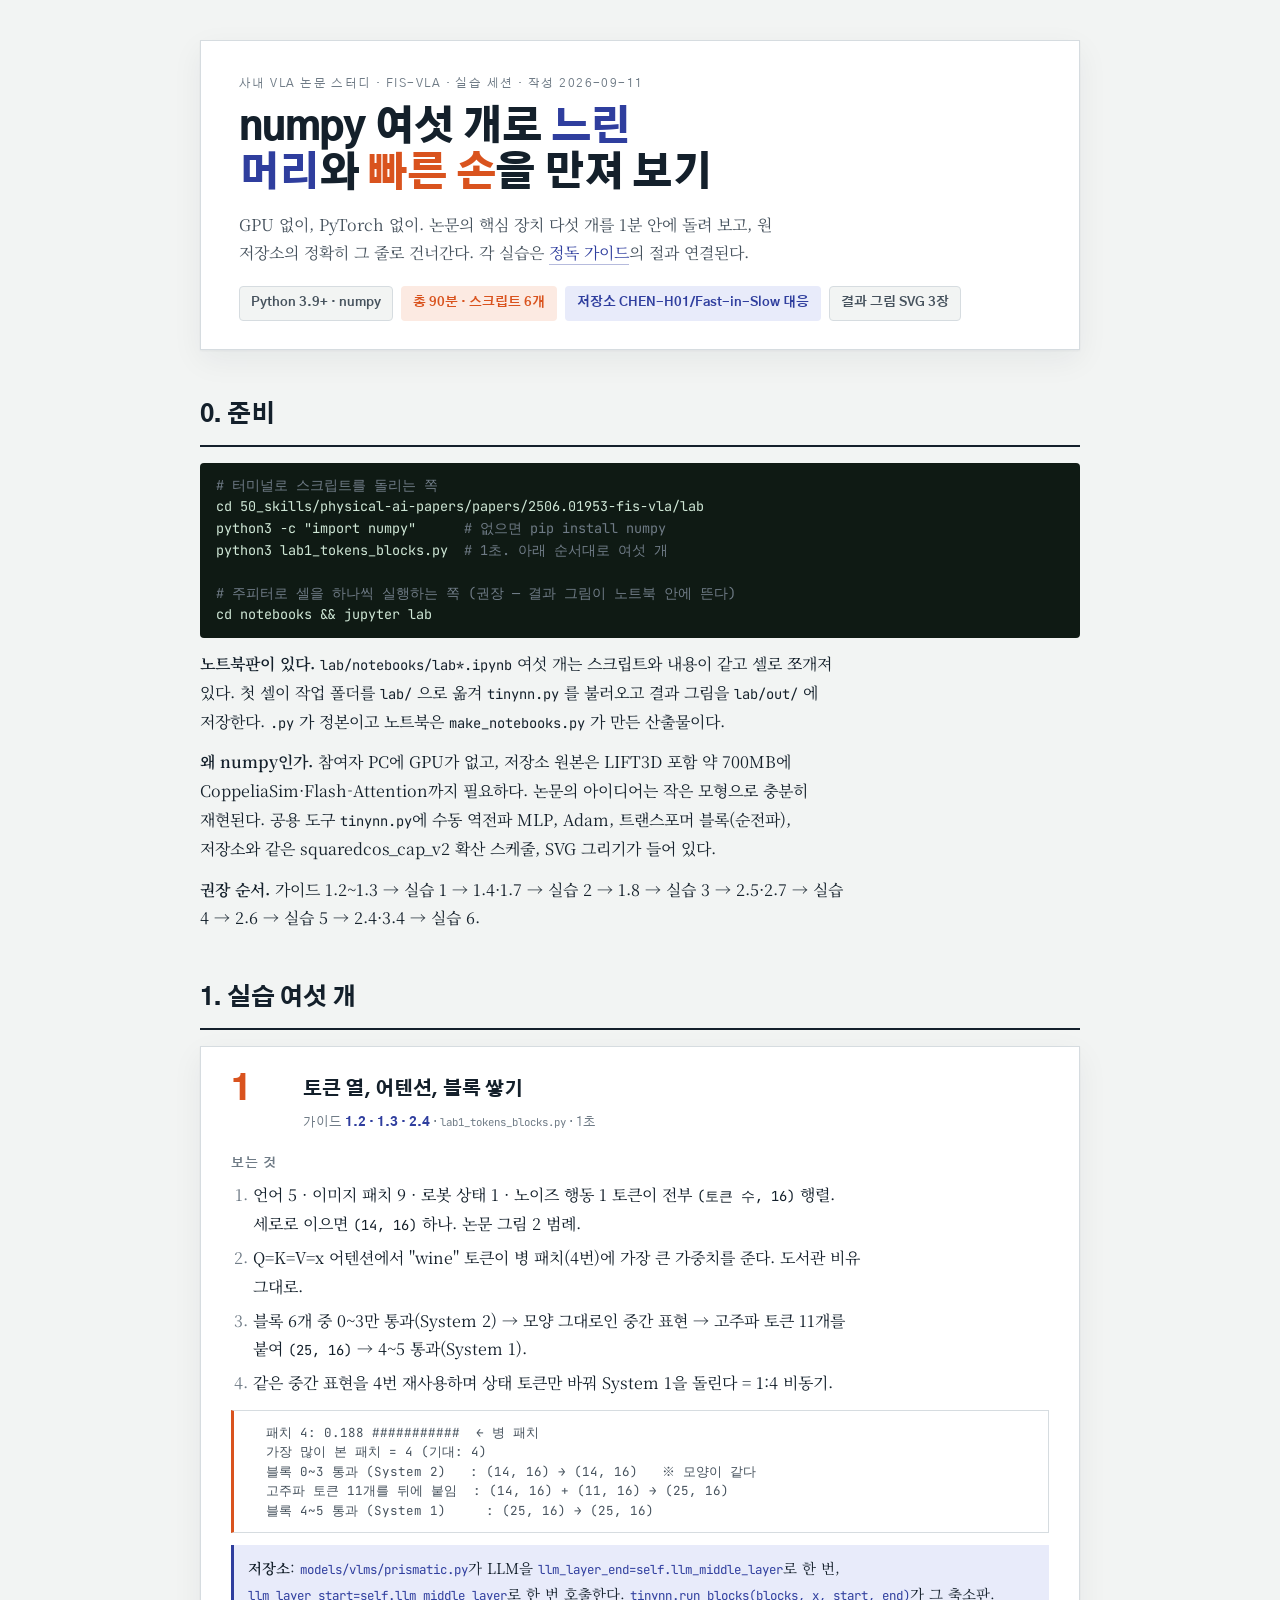
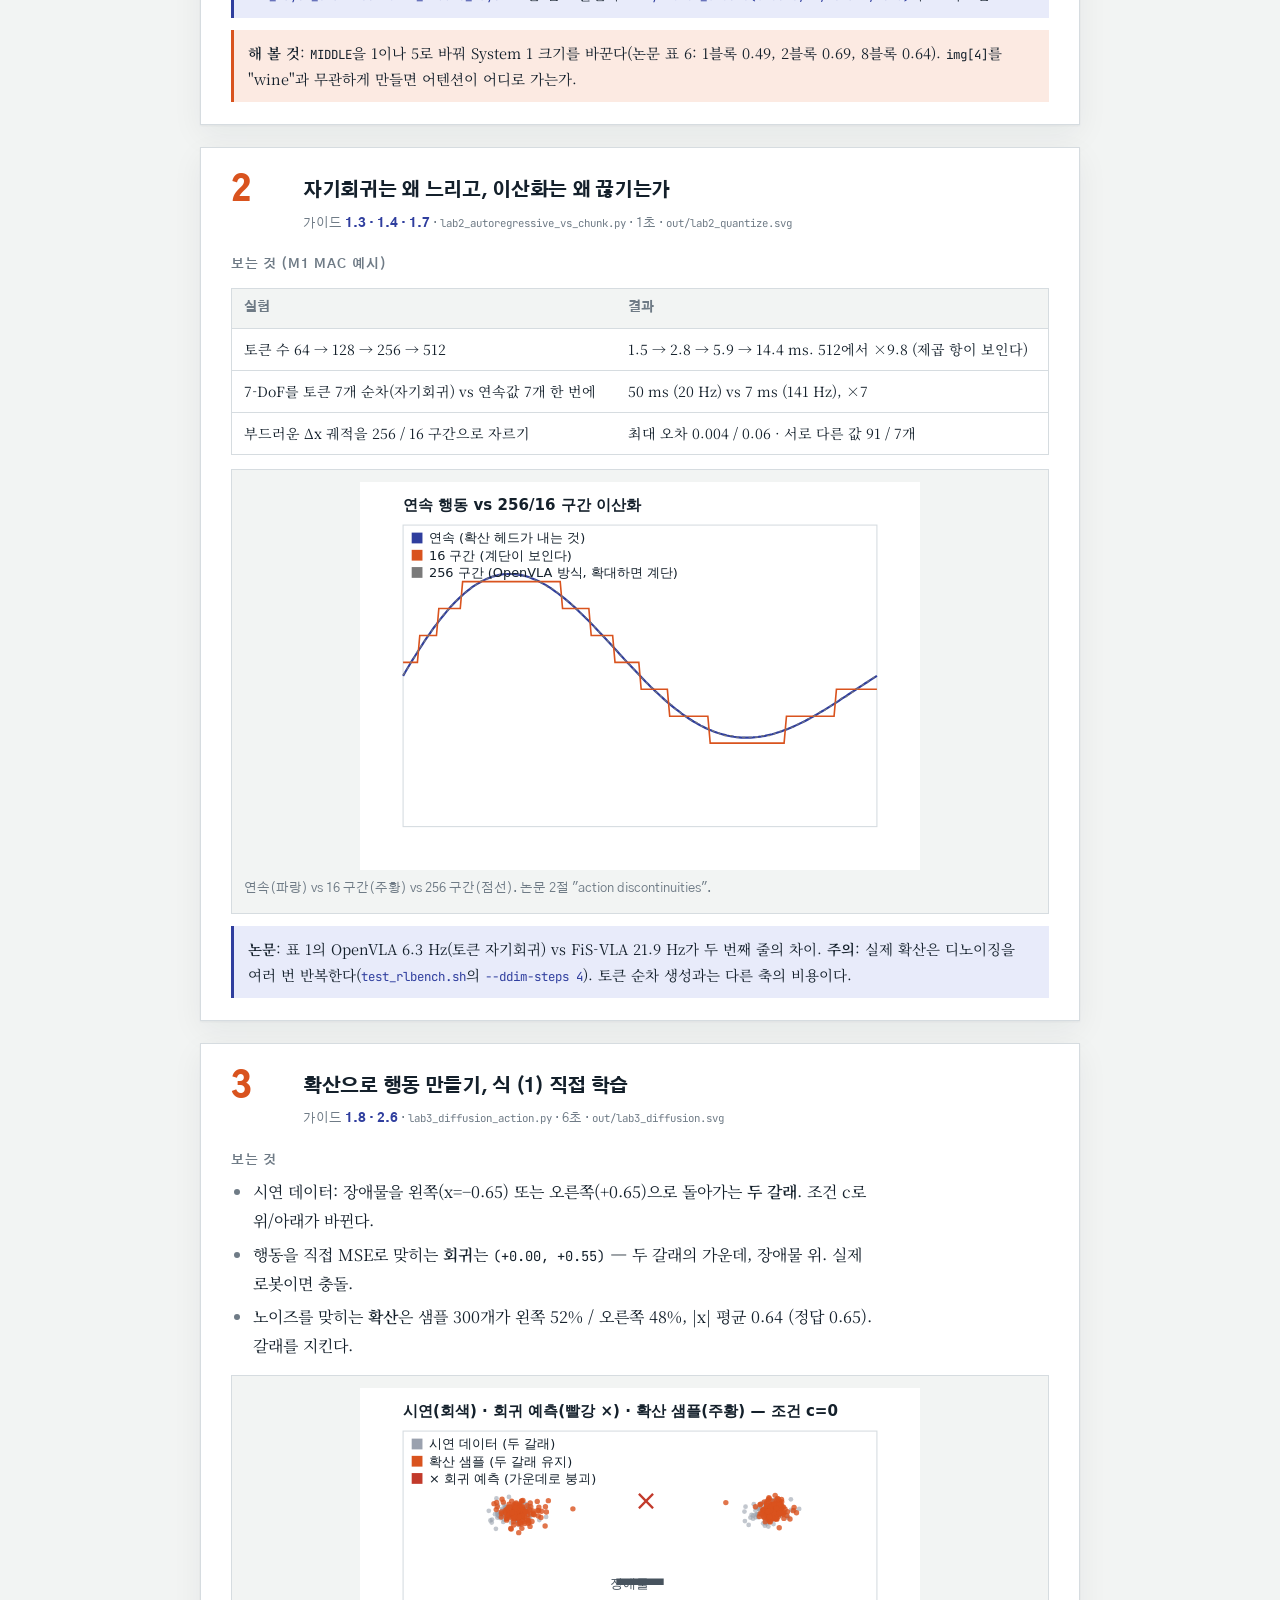
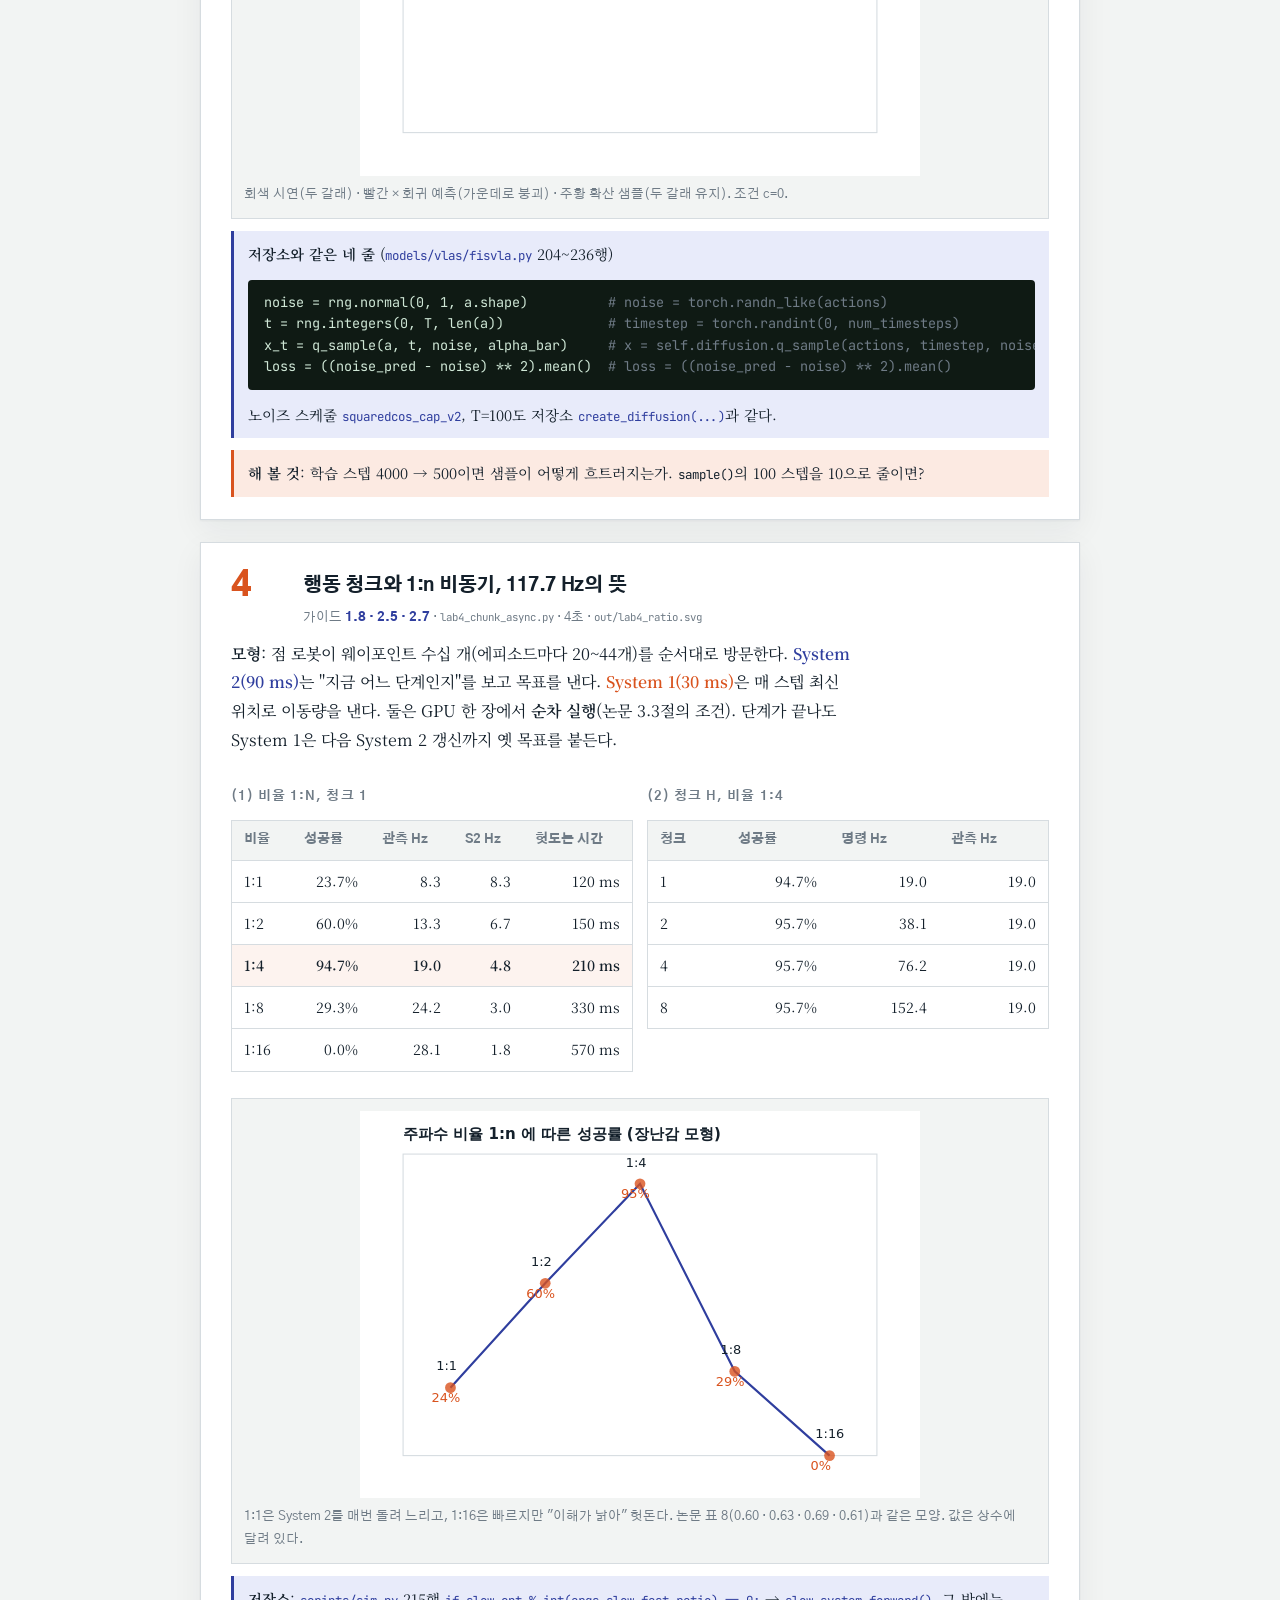
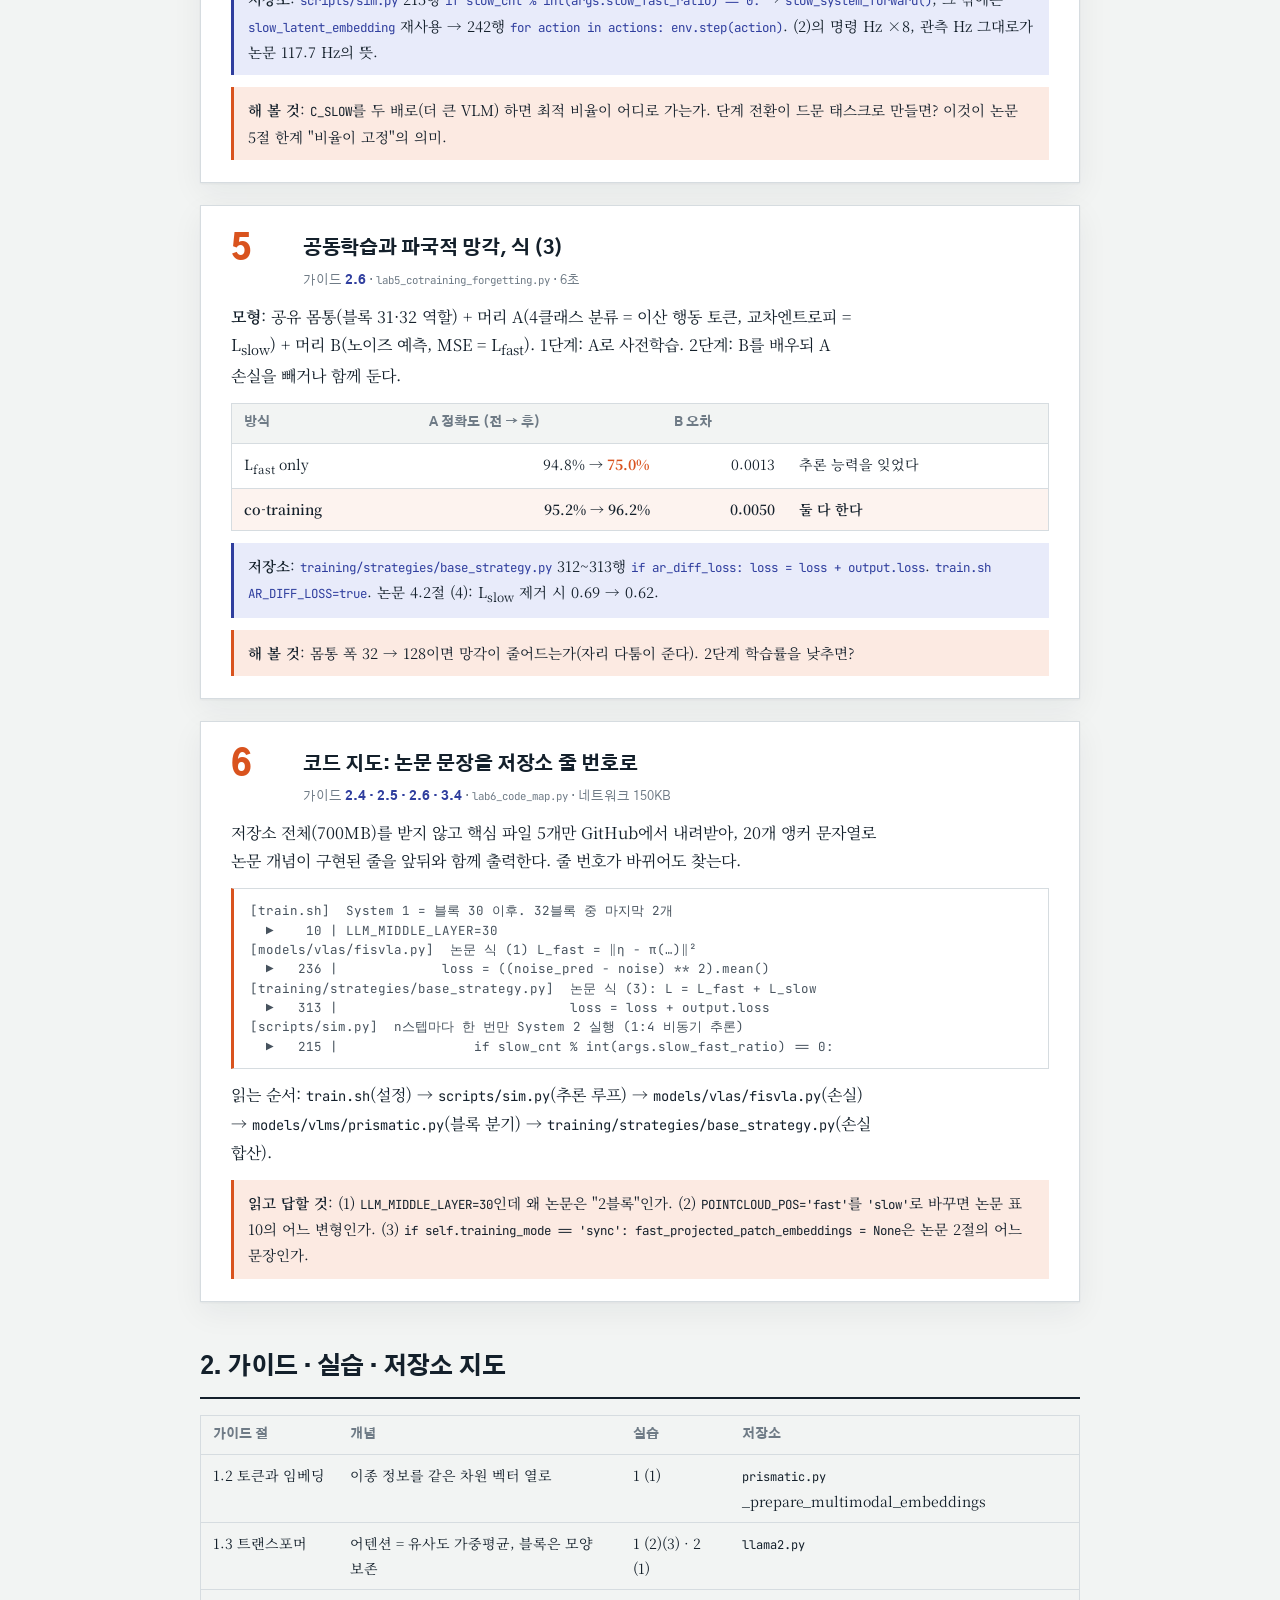
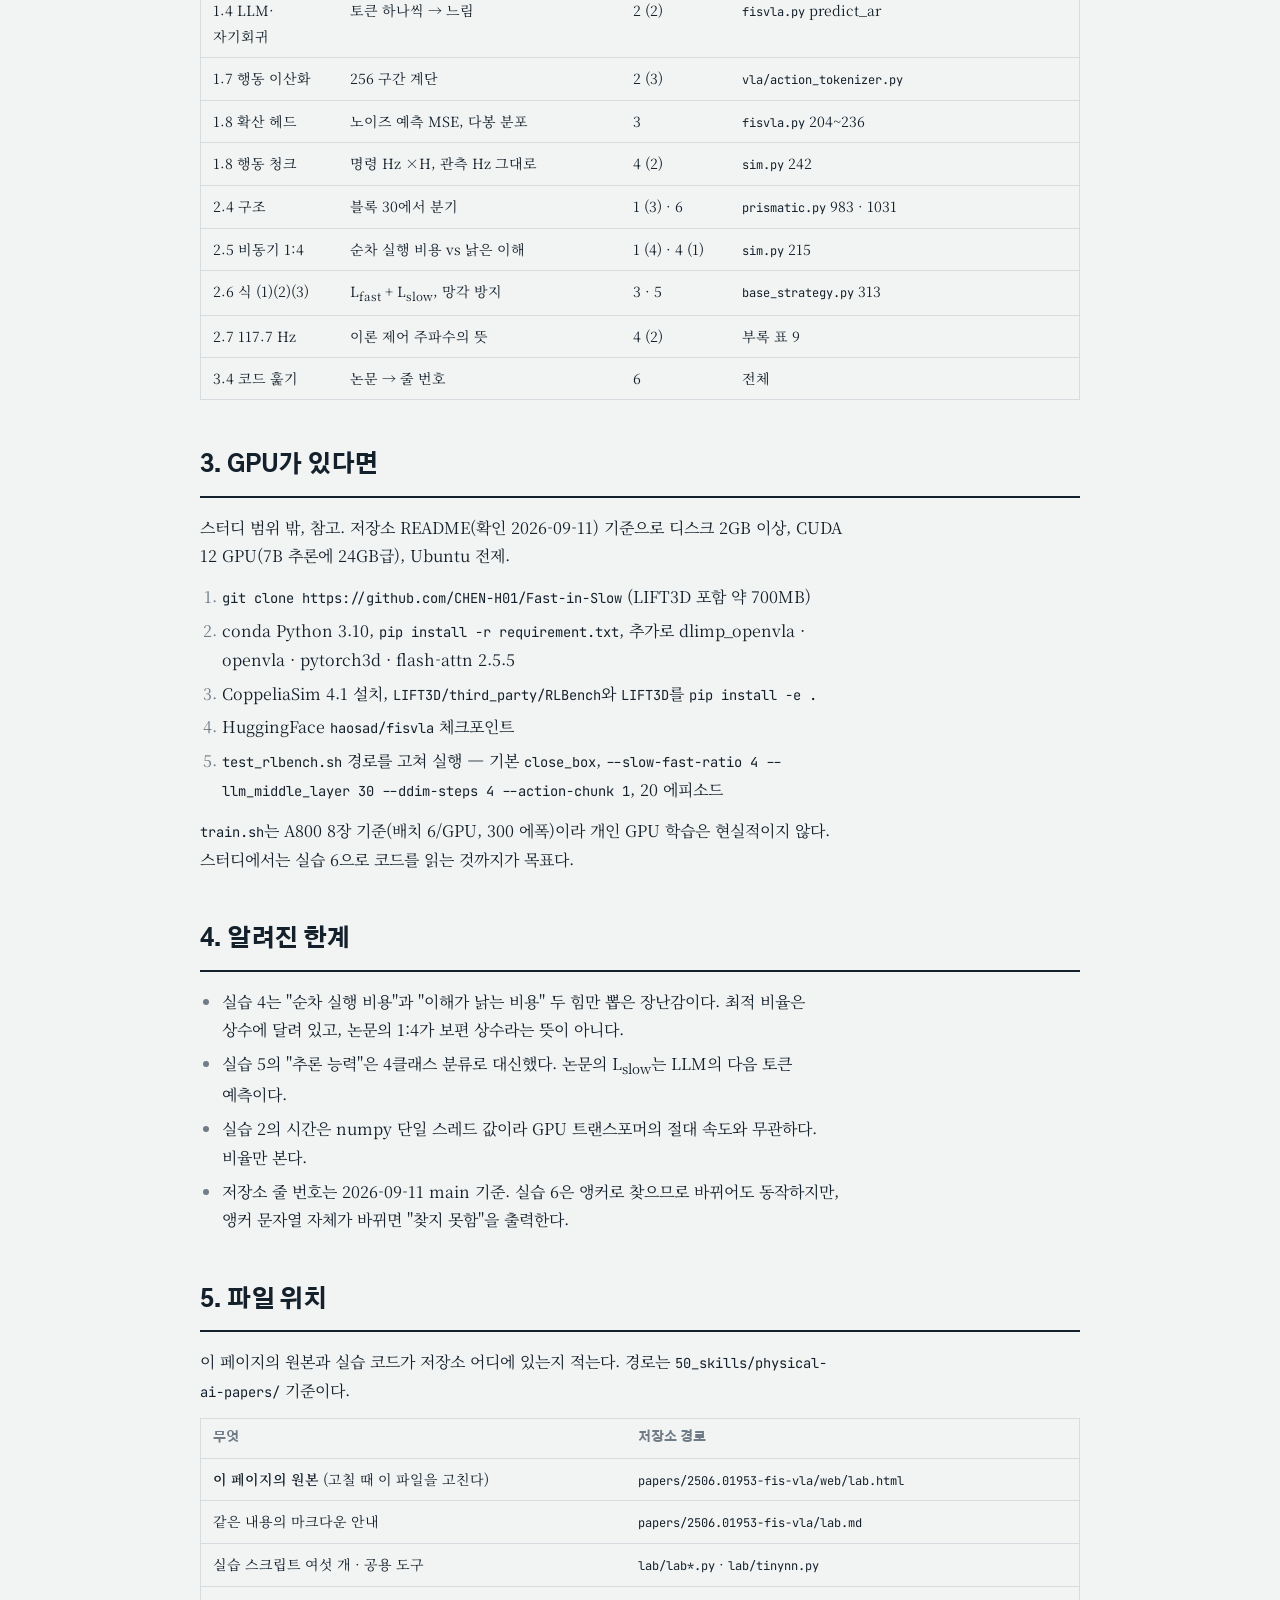
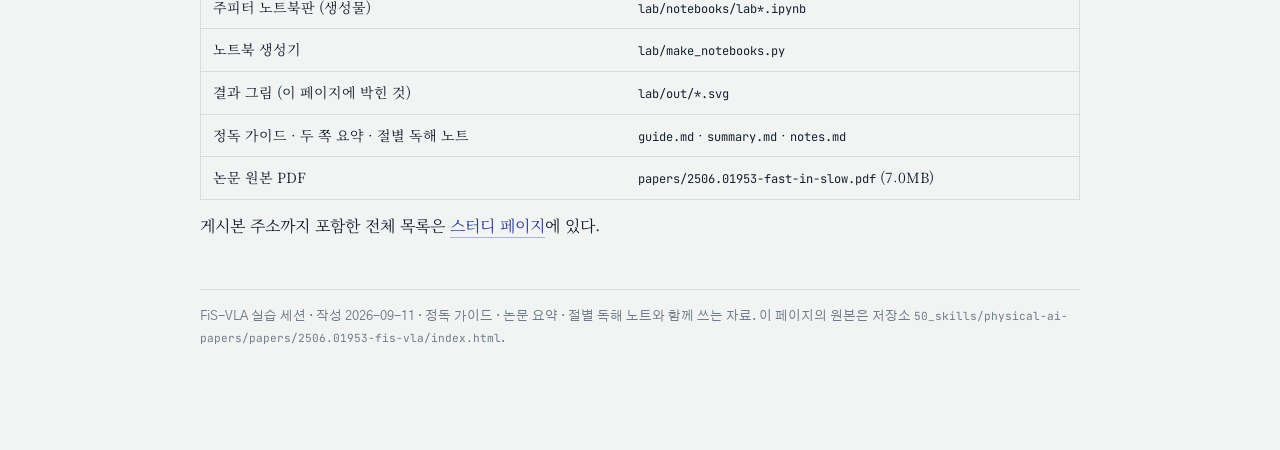
<file: papers/fis-vla/lab.html>
<!DOCTYPE html>
<html lang="ko">
<head>
<meta charset="utf-8">
<meta name="viewport" content="width=device-width, initial-scale=1">
<style>
    html { color-scheme: light; }
    body { margin: 0; font: 14px system-ui, -apple-system, sans-serif; background: #fafaf9; }
    img { max-width: 100%; }
    [hidden] { display: none !important; }
</style>
<title>FiS-VLA 실습 세션</title>
<link rel="preconnect" href="https://fonts.googleapis.com">
<link rel="stylesheet" href="https://fonts.googleapis.com/css2?family=Gothic+A1:wght@500;700;800;900&family=Noto+Serif+KR:wght@400;600&family=JetBrains+Mono:wght@400;500&display=swap">
<style>
  :root {
    --ground: #F2F4F3; --plate: #FFFFFF; --ink: #14202B; --ink-2: #47535E; --muted: #6F7B86; --rule: #D6DCE0;
    --slow: #2F3E9E; --slow-soft: #E8EBFA; --fast: #D9531E; --fast-soft: #FCEAE2;
    --term: #0F1A14; --term-ink: #CFE7D6; --term-hi: #F0895F;
    --shadow: 0 1px 2px rgba(20,32,43,.05), 0 10px 30px rgba(20,32,43,.06);
  }
  @media (prefers-color-scheme: dark) {
    :root:not([data-theme="light"]) {
      --ground: #0E1318; --plate: #161C23; --ink: #E7EBEE; --ink-2: #B9C2CA; --muted: #8A96A1; --rule: #2A333C;
      --slow: #97A4F5; --slow-soft: #1E2440; --fast: #F0895F; --fast-soft: #3A2218;
      --term: #0A0F0C; --term-ink: #CFE7D6; --term-hi: #F0895F;
      --shadow: 0 1px 2px rgba(0,0,0,.4), 0 10px 30px rgba(0,0,0,.35);
    }
  }
  :root[data-theme="dark"] {
    --ground: #0E1318; --plate: #161C23; --ink: #E7EBEE; --ink-2: #B9C2CA; --muted: #8A96A1; --rule: #2A333C;
    --slow: #97A4F5; --slow-soft: #1E2440; --fast: #F0895F; --fast-soft: #3A2218;
    --term: #0A0F0C; --term-ink: #CFE7D6; --term-hi: #F0895F;
    --shadow: 0 1px 2px rgba(0,0,0,.4), 0 10px 30px rgba(0,0,0,.35);
  }
  * { box-sizing: border-box; }
  body { margin: 0; background: var(--ground); color: var(--ink); font-family: "Noto Serif KR", "Apple SD Gothic Neo", "Noto Sans KR", serif; font-size: 16px; line-height: 1.8; -webkit-font-smoothing: antialiased; word-break: keep-all; }
  h1, h2, h3, h4, .sans { font-family: "Gothic A1", "Apple SD Gothic Neo", "Noto Sans KR", system-ui, sans-serif; }
  code, pre, .mono { font-family: "JetBrains Mono", ui-monospace, Menlo, monospace; }
  code { font-size: .86em; }
  a { color: var(--slow); text-decoration: none; border-bottom: 1px solid color-mix(in srgb, var(--slow) 35%, transparent); }
  a:hover { border-bottom-color: var(--slow); }
  a:focus-visible, summary:focus-visible { outline: 2px solid var(--fast); outline-offset: 2px; }
  .page { max-width: 920px; margin: 0 auto; padding: 40px 20px 100px; }

  header.head { background: var(--plate); border: 1px solid var(--rule); box-shadow: var(--shadow); padding: 32px 38px 28px; }
  header .eyebrow { font-family: "Gothic A1", sans-serif; font-size: 12px; letter-spacing: .12em; text-transform: uppercase; color: var(--muted); margin: 0 0 10px; }
  header h1 { margin: 0; font-size: clamp(26px, 4vw, 40px); line-height: 1.15; letter-spacing: -.03em; font-weight: 900; text-wrap: balance; }
  header h1 .fast { color: var(--fast); } header h1 .slow { color: var(--slow); }
  header .sub { margin: 14px 0 0; color: var(--ink-2); max-width: 66ch; }
  .chips { display: flex; flex-wrap: wrap; gap: 8px; margin: 18px 0 0; }
  .chip { font-family: "Gothic A1", sans-serif; font-size: 12.5px; font-weight: 700; padding: 5px 11px; border: 1px solid var(--rule); border-radius: 4px; color: var(--ink-2); background: var(--ground); }
  .chip.fast { color: var(--fast); background: var(--fast-soft); border-color: transparent; }
  .chip.slow { color: var(--slow); background: var(--slow-soft); border-color: transparent; }

  section { margin: 44px 0 0; }
  h2 { font-size: 24px; letter-spacing: -.025em; font-weight: 800; margin: 0 0 16px; border-bottom: 2px solid var(--ink); padding-bottom: 8px; }
  p { margin: 0 0 12px; max-width: 72ch; }
  ul, ol { margin: 0 0 12px; padding-left: 22px; max-width: 72ch; } li { margin: 0 0 5px; } li::marker { color: var(--muted); }
  strong { font-weight: 600; }

  pre.sh { margin: 12px 0; padding: 12px 16px; background: var(--term); color: var(--term-ink); font-size: 13.5px; line-height: 1.6; overflow-x: auto; border-radius: 4px; }
  pre.sh .c { color: var(--muted); }
  pre.out { margin: 12px 0; padding: 12px 16px; background: var(--plate); border: 1px solid var(--rule); font-size: 12.5px; line-height: 1.55; overflow-x: auto; color: var(--ink-2); border-left: 3px solid var(--fast); }
  pre.out b { color: var(--fast); font-weight: 600; }

  .lab { background: var(--plate); border: 1px solid var(--rule); box-shadow: var(--shadow); padding: 26px 30px 22px; margin: 0 0 22px; }
  .lab .head { display: grid; grid-template-columns: 56px 1fr; gap: 16px; align-items: start; margin-bottom: 10px; }
  .lab .num { font-family: "Gothic A1", sans-serif; font-weight: 900; font-size: 34px; line-height: 1; color: var(--fast); letter-spacing: -.04em; }
  .lab h3 { margin: 0; font-size: 19px; font-weight: 800; letter-spacing: -.015em; text-wrap: balance; }
  .lab .ref { font-family: "Gothic A1", sans-serif; font-size: 12.5px; color: var(--muted); margin-top: 4px; }
  .lab .ref b { color: var(--slow); font-weight: 800; }
  .lab h4 { font-family: "Gothic A1", sans-serif; font-size: 13px; letter-spacing: .08em; text-transform: uppercase; color: var(--muted); margin: 18px 0 6px; }
  .repo { background: var(--slow-soft); border-left: 3px solid var(--slow); padding: 10px 14px; margin: 12px 0 0; font-size: 14.5px; }
  .repo code { color: var(--slow); }
  .try { background: var(--fast-soft); border-left: 3px solid var(--fast); padding: 10px 14px; margin: 12px 0 0; font-size: 14.5px; }

  .tbl { overflow-x: auto; margin: 12px 0; border: 1px solid var(--rule); }
  table { border-collapse: collapse; width: 100%; font-size: 14px; font-variant-numeric: tabular-nums; }
  th, td { padding: 8px 12px; border-bottom: 1px solid var(--rule); text-align: left; vertical-align: top; }
  th { font-family: "Gothic A1", sans-serif; font-weight: 800; font-size: 12.5px; color: var(--muted); background: var(--ground); white-space: nowrap; }
  tr:last-child td { border-bottom: 0; }
  td.n { text-align: right; white-space: nowrap; }
  tr.hi td { background: color-mix(in srgb, var(--fast-soft) 55%, var(--plate)); font-weight: 600; }

  figure { margin: 14px 0 0; padding: 12px; background: var(--ground); border: 1px solid var(--rule); }
  figure svg { width: 100%; height: auto; display: block; max-width: 560px; margin: 0 auto; }
  figcaption { font-family: "Gothic A1", sans-serif; font-size: 12.5px; color: var(--muted); margin-top: 8px; }
  .two { display: grid; grid-template-columns: 1fr 1fr; gap: 14px; }
  @media (max-width: 720px) { .two { grid-template-columns: 1fr; } .lab { padding: 20px 18px; } header.head { padding: 24px 20px; } }
  footer { margin-top: 48px; border-top: 1px solid var(--rule); padding-top: 16px; font-family: "Gothic A1", sans-serif; font-size: 13px; color: var(--muted); line-height: 1.7; }
</style>

</head>
<body>
<div class="page">
  <header class="head">
    <p class="eyebrow">사내 VLA 논문 스터디 · FiS-VLA · 실습 세션 · 작성 2026-09-11</p>
    <h1>numpy 여섯 개로 <span class="slow">느린 머리</span>와 <span class="fast">빠른 손</span>을 만져 보기</h1>
    <p class="sub">GPU 없이, PyTorch 없이. 논문의 핵심 장치 다섯 개를 1분 안에 돌려 보고, 원 저장소의 정확히 그 줄로 건너간다. 각 실습은 <a href="../../papers/fis-vla/guide.html">정독 가이드</a>의 절과 연결된다.</p>
    <div class="chips">
      <span class="chip">Python 3.9+ · numpy</span>
      <span class="chip fast">총 90분 · 스크립트 6개</span>
      <span class="chip slow">저장소 CHEN-H01/Fast-in-Slow 대응</span>
      <span class="chip">결과 그림 SVG 3장</span>
    </div>
  </header>

  <section>
    <h2>0. 준비</h2>
<pre class="sh"><span class="c"># 터미널로 스크립트를 돌리는 쪽</span>
cd 50_skills/physical-ai-papers/papers/2506.01953-fis-vla/lab
python3 -c "import numpy"      <span class="c"># 없으면 pip install numpy</span>
python3 lab1_tokens_blocks.py  <span class="c"># 1초. 아래 순서대로 여섯 개</span>

<span class="c"># 주피터로 셀을 하나씩 실행하는 쪽 (권장 — 결과 그림이 노트북 안에 뜬다)</span>
cd notebooks &amp;&amp; jupyter lab</pre>
    <p><strong>노트북판이 있다.</strong> <code>lab/notebooks/lab*.ipynb</code> 여섯 개는 스크립트와 내용이 같고 셀로 쪼개져 있다. 첫 셀이 작업 폴더를 <code>lab/</code> 으로 옮겨 <code>tinynn.py</code> 를 불러오고 결과 그림을 <code>lab/out/</code> 에 저장한다. <code>.py</code> 가 정본이고 노트북은 <code>make_notebooks.py</code> 가 만든 산출물이다.</p>
    <p><strong>왜 numpy인가.</strong> 참여자 PC에 GPU가 없고, 저장소 원본은 LIFT3D 포함 약 700MB에 CoppeliaSim·Flash-Attention까지 필요하다. 논문의 아이디어는 작은 모형으로 충분히 재현된다. 공용 도구 <code>tinynn.py</code>에 수동 역전파 MLP, Adam, 트랜스포머 블록(순전파), 저장소와 같은 squaredcos_cap_v2 확산 스케줄, SVG 그리기가 들어 있다.</p>
    <p><strong>권장 순서.</strong> 가이드 1.2~1.3 → 실습 1 → 1.4·1.7 → 실습 2 → 1.8 → 실습 3 → 2.5·2.7 → 실습 4 → 2.6 → 실습 5 → 2.4·3.4 → 실습 6.</p>
  </section>

  <section>
    <h2>1. 실습 여섯 개</h2>

    <article class="lab" id="lab1">
      <div class="head"><div class="num">1</div><div><h3>토큰 열, 어텐션, 블록 쌓기</h3><div class="ref">가이드 <b>1.2 · 1.3 · 2.4</b> · <code>lab1_tokens_blocks.py</code> · 1초</div></div></div>
      <h4>보는 것</h4>
      <ol>
        <li>언어 5 · 이미지 패치 9 · 로봇 상태 1 · 노이즈 행동 1 토큰이 전부 <code>(토큰 수, 16)</code> 행렬. 세로로 이으면 <code>(14, 16)</code> 하나. 논문 그림 2 범례.</li>
        <li>Q=K=V=x 어텐션에서 "wine" 토큰이 병 패치(4번)에 가장 큰 가중치를 준다. 도서관 비유 그대로.</li>
        <li>블록 6개 중 0~3만 통과(System 2) → 모양 그대로인 중간 표현 → 고주파 토큰 11개를 붙여 <code>(25, 16)</code> → 4~5 통과(System 1).</li>
        <li>같은 중간 표현을 4번 재사용하며 상태 토큰만 바꿔 System 1을 돌린다 = 1:4 비동기.</li>
      </ol>
<pre class="out">  패치 4: 0.188 ###########  ← 병 패치
  가장 많이 본 패치 = 4 (기대: 4)
  블록 0~3 통과 (System 2)   : (14, 16) → (14, 16)   ※ 모양이 같다
  고주파 토큰 11개를 뒤에 붙임  : (14, 16) + (11, 16) → (25, 16)
  블록 4~5 통과 (System 1)     : (25, 16) → (25, 16)</pre>
      <div class="repo"><strong>저장소</strong>: <code>models/vlms/prismatic.py</code>가 LLM을 <code>llm_layer_end=self.llm_middle_layer</code>로 한 번, <code>llm_layer_start=self.llm_middle_layer</code>로 한 번 호출한다. <code>tinynn.run_blocks(blocks, x, start, end)</code>가 그 축소판.</div>
      <div class="try"><strong>해 볼 것</strong>: <code>MIDDLE</code>을 1이나 5로 바꿔 System 1 크기를 바꾼다(논문 표 6: 1블록 0.49, 2블록 0.69, 8블록 0.64). <code>img[4]</code>를 "wine"과 무관하게 만들면 어텐션이 어디로 가는가.</div>
    </article>

    <article class="lab" id="lab2">
      <div class="head"><div class="num">2</div><div><h3>자기회귀는 왜 느리고, 이산화는 왜 끊기는가</h3><div class="ref">가이드 <b>1.3 · 1.4 · 1.7</b> · <code>lab2_autoregressive_vs_chunk.py</code> · 1초 · <code>out/lab2_quantize.svg</code></div></div></div>
      <h4>보는 것 (M1 Mac 예시)</h4>
      <div class="tbl"><table>
        <thead><tr><th>실험</th><th>결과</th></tr></thead>
        <tbody>
          <tr><td>토큰 수 64 → 128 → 256 → 512</td><td>1.5 → 2.8 → 5.9 → 14.4 ms. 512에서 ×9.8 (제곱 항이 보인다)</td></tr>
          <tr><td>7-DoF를 토큰 7개 순차(자기회귀) vs 연속값 7개 한 번에</td><td>50 ms (20 Hz) vs 7 ms (141 Hz), ×7</td></tr>
          <tr><td>부드러운 Δx 궤적을 256 / 16 구간으로 자르기</td><td>최대 오차 0.004 / 0.06 · 서로 다른 값 91 / 7개</td></tr>
        </tbody>
      </table></div>
      <figure><svg xmlns="http://www.w3.org/2000/svg" viewBox="0 0 520 360" font-family="system-ui, sans-serif" font-size="12">
<rect width="520" height="360" fill="var(--plate)"/>
<rect x="40" y="40" width="440" height="280" fill="none" stroke="var(--rule)"/>
<text x="40" y="26" font-size="14" font-weight="700" fill="var(--ink)">연속 행동 vs 256/16 구간 이산화</text>
<path d="M40.0,180.0 L42.2,176.2 L44.4,172.5 L46.6,168.8 L48.8,165.2 L51.1,161.6 L53.3,158.1 L55.5,154.6 L57.7,151.2 L59.9,147.8 L62.1,144.6 L64.3,141.4 L66.5,138.2 L68.7,135.1 L71.0,132.2 L73.2,129.2 L75.4,126.4 L77.6,123.7 L79.8,121.0 L82.0,118.4 L84.2,115.9 L86.4,113.5 L88.6,111.2 L90.9,109.0 L93.1,106.9 L95.3,104.9 L97.5,102.9 L99.7,101.1 L101.9,99.4 L104.1,97.7 L106.3,96.2 L108.5,94.8 L110.8,93.5 L113.0,92.2 L115.2,91.1 L117.4,90.1 L119.6,89.1 L121.8,88.3 L124.0,87.6 L126.2,87.0 L128.4,86.5 L130.7,86.0 L132.9,85.7 L135.1,85.5 L137.3,85.4 L139.5,85.4 L141.7,85.4 L143.9,85.6 L146.1,85.9 L148.3,86.2 L150.6,86.7 L152.8,87.2 L155.0,87.8 L157.2,88.5 L159.4,89.3 L161.6,90.2 L163.8,91.2 L166.0,92.2 L168.2,93.4 L170.5,94.6 L172.7,95.8 L174.9,97.2 L177.1,98.6 L179.3,100.1 L181.5,101.7 L183.7,103.3 L185.9,105.0 L188.1,106.7 L190.4,108.5 L192.6,110.4 L194.8,112.3 L197.0,114.2 L199.2,116.2 L201.4,118.3 L203.6,120.4 L205.8,122.5 L208.0,124.7 L210.3,126.9 L212.5,129.1 L214.7,131.3 L216.9,133.6 L219.1,136.0 L221.3,138.3 L223.5,140.6 L225.7,143.0 L227.9,145.4 L230.2,147.8 L232.4,150.2 L234.6,152.6 L236.8,155.0 L239.0,157.4 L241.2,159.9 L243.4,162.3 L245.6,164.7 L247.8,167.1 L250.1,169.5 L252.3,171.8 L254.5,174.2 L256.7,176.5 L258.9,178.8 L261.1,181.1 L263.3,183.4 L265.5,185.7 L267.7,187.9 L269.9,190.1 L272.2,192.2 L274.4,194.4 L276.6,196.4 L278.8,198.5 L281.0,200.5 L283.2,202.5 L285.4,204.4 L287.6,206.3 L289.8,208.1 L292.1,209.9 L294.3,211.7 L296.5,213.3 L298.7,215.0 L300.9,216.6 L303.1,218.1 L305.3,219.6 L307.5,221.0 L309.7,222.4 L312.0,223.7 L314.2,225.0 L316.4,226.2 L318.6,227.3 L320.8,228.4 L323.0,229.4 L325.2,230.4 L327.4,231.3 L329.6,232.1 L331.9,232.9 L334.1,233.6 L336.3,234.2 L338.5,234.8 L340.7,235.4 L342.9,235.8 L345.1,236.2 L347.3,236.6 L349.5,236.9 L351.8,237.1 L354.0,237.3 L356.2,237.4 L358.4,237.4 L360.6,237.4 L362.8,237.3 L365.0,237.2 L367.2,237.0 L369.4,236.8 L371.7,236.5 L373.9,236.1 L376.1,235.7 L378.3,235.2 L380.5,234.7 L382.7,234.2 L384.9,233.6 L387.1,232.9 L389.3,232.2 L391.6,231.4 L393.8,230.6 L396.0,229.8 L398.2,228.9 L400.4,228.0 L402.6,227.0 L404.8,226.0 L407.0,225.0 L409.2,223.9 L411.5,222.8 L413.7,221.7 L415.9,220.5 L418.1,219.3 L420.3,218.1 L422.5,216.8 L424.7,215.5 L426.9,214.2 L429.1,212.9 L431.4,211.6 L433.6,210.2 L435.8,208.8 L438.0,207.4 L440.2,206.0 L442.4,204.6 L444.6,203.2 L446.8,201.7 L449.0,200.3 L451.3,198.8 L453.5,197.3 L455.7,195.9 L457.9,194.4 L460.1,192.9 L462.3,191.5 L464.5,190.0 L466.7,188.6 L468.9,187.1 L471.2,185.7 L473.4,184.2 L475.6,182.8 L477.8,181.4 L480.0,180.0" fill="none" stroke="#2F3E9E" stroke-width="2"/>
<path d="M40.0,167.5 L42.2,167.5 L44.4,167.5 L46.6,167.5 L48.8,167.5 L51.1,167.5 L53.3,167.5 L55.5,142.5 L57.7,142.5 L59.9,142.5 L62.1,142.5 L64.3,142.5 L66.5,142.5 L68.7,142.5 L71.0,142.5 L73.2,117.5 L75.4,117.5 L77.6,117.5 L79.8,117.5 L82.0,117.5 L84.2,117.5 L86.4,117.5 L88.6,117.5 L90.9,117.5 L93.1,117.5 L95.3,92.5 L97.5,92.5 L99.7,92.5 L101.9,92.5 L104.1,92.5 L106.3,92.5 L108.5,92.5 L110.8,92.5 L113.0,92.5 L115.2,92.5 L117.4,92.5 L119.6,92.5 L121.8,92.5 L124.0,92.5 L126.2,92.5 L128.4,92.5 L130.7,92.5 L132.9,92.5 L135.1,92.5 L137.3,92.5 L139.5,92.5 L141.7,92.5 L143.9,92.5 L146.1,92.5 L148.3,92.5 L150.6,92.5 L152.8,92.5 L155.0,92.5 L157.2,92.5 L159.4,92.5 L161.6,92.5 L163.8,92.5 L166.0,92.5 L168.2,92.5 L170.5,92.5 L172.7,92.5 L174.9,92.5 L177.1,92.5 L179.3,92.5 L181.5,92.5 L183.7,92.5 L185.9,92.5 L188.1,117.5 L190.4,117.5 L192.6,117.5 L194.8,117.5 L197.0,117.5 L199.2,117.5 L201.4,117.5 L203.6,117.5 L205.8,117.5 L208.0,117.5 L210.3,117.5 L212.5,117.5 L214.7,142.5 L216.9,142.5 L219.1,142.5 L221.3,142.5 L223.5,142.5 L225.7,142.5 L227.9,142.5 L230.2,142.5 L232.4,142.5 L234.6,142.5 L236.8,167.5 L239.0,167.5 L241.2,167.5 L243.4,167.5 L245.6,167.5 L247.8,167.5 L250.1,167.5 L252.3,167.5 L254.5,167.5 L256.7,167.5 L258.9,167.5 L261.1,192.5 L263.3,192.5 L265.5,192.5 L267.7,192.5 L269.9,192.5 L272.2,192.5 L274.4,192.5 L276.6,192.5 L278.8,192.5 L281.0,192.5 L283.2,192.5 L285.4,192.5 L287.6,217.5 L289.8,217.5 L292.1,217.5 L294.3,217.5 L296.5,217.5 L298.7,217.5 L300.9,217.5 L303.1,217.5 L305.3,217.5 L307.5,217.5 L309.7,217.5 L312.0,217.5 L314.2,217.5 L316.4,217.5 L318.6,217.5 L320.8,217.5 L323.0,217.5 L325.2,242.5 L327.4,242.5 L329.6,242.5 L331.9,242.5 L334.1,242.5 L336.3,242.5 L338.5,242.5 L340.7,242.5 L342.9,242.5 L345.1,242.5 L347.3,242.5 L349.5,242.5 L351.8,242.5 L354.0,242.5 L356.2,242.5 L358.4,242.5 L360.6,242.5 L362.8,242.5 L365.0,242.5 L367.2,242.5 L369.4,242.5 L371.7,242.5 L373.9,242.5 L376.1,242.5 L378.3,242.5 L380.5,242.5 L382.7,242.5 L384.9,242.5 L387.1,242.5 L389.3,242.5 L391.6,242.5 L393.8,242.5 L396.0,217.5 L398.2,217.5 L400.4,217.5 L402.6,217.5 L404.8,217.5 L407.0,217.5 L409.2,217.5 L411.5,217.5 L413.7,217.5 L415.9,217.5 L418.1,217.5 L420.3,217.5 L422.5,217.5 L424.7,217.5 L426.9,217.5 L429.1,217.5 L431.4,217.5 L433.6,217.5 L435.8,217.5 L438.0,217.5 L440.2,217.5 L442.4,192.5 L444.6,192.5 L446.8,192.5 L449.0,192.5 L451.3,192.5 L453.5,192.5 L455.7,192.5 L457.9,192.5 L460.1,192.5 L462.3,192.5 L464.5,192.5 L466.7,192.5 L468.9,192.5 L471.2,192.5 L473.4,192.5 L475.6,192.5 L477.8,192.5 L480.0,192.5" fill="none" stroke="#D9531E" stroke-width="1.5"/>
<path d="M40.0,179.2 L42.2,176.1 L44.4,173.0 L46.6,168.3 L48.8,165.2 L51.1,162.0 L53.3,157.3 L55.5,154.2 L57.7,151.1 L59.9,148.0 L62.1,144.8 L64.3,141.7 L66.5,138.6 L68.7,135.5 L71.0,132.3 L73.2,129.2 L75.4,126.1 L77.6,123.0 L79.8,121.4 L82.0,118.3 L84.2,115.2 L86.4,113.6 L88.6,110.5 L90.9,108.9 L93.1,107.3 L95.3,104.2 L97.5,102.7 L99.7,101.1 L101.9,99.5 L104.1,98.0 L106.3,96.4 L108.5,94.8 L110.8,93.3 L113.0,91.7 L115.2,91.7 L117.4,90.2 L119.6,88.6 L121.8,88.6 L124.0,87.0 L126.2,87.0 L128.4,87.0 L130.7,85.5 L132.9,85.5 L135.1,85.5 L137.3,85.5 L139.5,85.5 L141.7,85.5 L143.9,85.5 L146.1,85.5 L148.3,85.5 L150.6,87.0 L152.8,87.0 L155.0,88.6 L157.2,88.6 L159.4,88.6 L161.6,90.2 L163.8,91.7 L166.0,91.7 L168.2,93.3 L170.5,94.8 L172.7,96.4 L174.9,98.0 L177.1,98.0 L179.3,99.5 L181.5,101.1 L183.7,102.7 L185.9,104.2 L188.1,107.3 L190.4,108.9 L192.6,110.5 L194.8,112.0 L197.0,113.6 L199.2,116.7 L201.4,118.3 L203.6,119.8 L205.8,123.0 L208.0,124.5 L210.3,126.1 L212.5,129.2 L214.7,130.8 L216.9,133.9 L219.1,135.5 L221.3,138.6 L223.5,140.2 L225.7,143.3 L227.9,144.8 L230.2,148.0 L232.4,149.5 L234.6,152.7 L236.8,155.8 L239.0,157.3 L241.2,160.5 L243.4,162.0 L245.6,165.2 L247.8,166.7 L250.1,169.8 L252.3,171.4 L254.5,174.5 L256.7,176.1 L258.9,179.2 L261.1,180.8 L263.3,183.9 L265.5,185.5 L267.7,188.6 L269.9,190.2 L272.2,191.7 L274.4,194.8 L276.6,196.4 L278.8,198.0 L281.0,201.1 L283.2,202.7 L285.4,204.2 L287.6,205.8 L289.8,207.3 L292.1,210.5 L294.3,212.0 L296.5,213.6 L298.7,215.2 L300.9,216.7 L303.1,218.3 L305.3,219.8 L307.5,221.4 L309.7,223.0 L312.0,223.0 L314.2,224.5 L316.4,226.1 L318.6,227.7 L320.8,227.7 L323.0,229.2 L325.2,230.8 L327.4,230.8 L329.6,232.3 L331.9,232.3 L334.1,233.9 L336.3,233.9 L338.5,235.5 L340.7,235.5 L342.9,235.5 L345.1,235.5 L347.3,237.0 L349.5,237.0 L351.8,237.0 L354.0,237.0 L356.2,237.0 L358.4,237.0 L360.6,237.0 L362.8,237.0 L365.0,237.0 L367.2,237.0 L369.4,237.0 L371.7,237.0 L373.9,235.5 L376.1,235.5 L378.3,235.5 L380.5,235.5 L382.7,233.9 L384.9,233.9 L387.1,232.3 L389.3,232.3 L391.6,230.8 L393.8,230.8 L396.0,229.2 L398.2,229.2 L400.4,227.7 L402.6,227.7 L404.8,226.1 L407.0,224.5 L409.2,224.5 L411.5,223.0 L413.7,221.4 L415.9,219.8 L418.1,219.8 L420.3,218.3 L422.5,216.7 L424.7,215.2 L426.9,213.6 L429.1,213.6 L431.4,212.0 L433.6,210.5 L435.8,208.9 L438.0,207.3 L440.2,205.8 L442.4,204.2 L444.6,202.7 L446.8,201.1 L449.0,199.5 L451.3,199.5 L453.5,198.0 L455.7,196.4 L457.9,194.8 L460.1,193.3 L462.3,191.7 L464.5,190.2 L466.7,188.6 L468.9,187.0 L471.2,185.5 L473.4,183.9 L475.6,182.3 L477.8,180.8 L480.0,180.8" fill="none" stroke="#7a7a7a" stroke-width="1" stroke-dasharray="3 3"/>
<rect x="48" y="47" width="10" height="10" fill="#2F3E9E"/>
<text x="64" y="56" fill="var(--ink)">연속 (확산 헤드가 내는 것)</text>
<rect x="48" y="63" width="10" height="10" fill="#D9531E"/>
<text x="64" y="72" fill="var(--ink)">16 구간 (계단이 보인다)</text>
<rect x="48" y="79" width="10" height="10" fill="#7a7a7a"/>
<text x="64" y="88" fill="var(--ink)">256 구간 (OpenVLA 방식, 확대하면 계단)</text>
</svg><figcaption>연속(파랑) vs 16 구간(주황) vs 256 구간(점선). 논문 2절 "action discontinuities".</figcaption></figure>
      <div class="repo"><strong>논문</strong>: 표 1의 OpenVLA 6.3 Hz(토큰 자기회귀) vs FiS-VLA 21.9 Hz가 두 번째 줄의 차이. <strong>주의</strong>: 실제 확산은 디노이징을 여러 번 반복한다(<code>test_rlbench.sh</code>의 <code>--ddim-steps 4</code>). 토큰 순차 생성과는 다른 축의 비용이다.</div>
    </article>

    <article class="lab" id="lab3">
      <div class="head"><div class="num">3</div><div><h3>확산으로 행동 만들기, 식 (1) 직접 학습</h3><div class="ref">가이드 <b>1.8 · 2.6</b> · <code>lab3_diffusion_action.py</code> · 6초 · <code>out/lab3_diffusion.svg</code></div></div></div>
      <h4>보는 것</h4>
      <ul>
        <li>시연 데이터: 장애물을 왼쪽(x=−0.65) 또는 오른쪽(+0.65)으로 돌아가는 <strong>두 갈래</strong>. 조건 c로 위/아래가 바뀐다.</li>
        <li>행동을 직접 MSE로 맞히는 <strong>회귀</strong>는 <code>(+0.00, +0.55)</code> — 두 갈래의 가운데, 장애물 위. 실제 로봇이면 충돌.</li>
        <li>노이즈를 맞히는 <strong>확산</strong>은 샘플 300개가 왼쪽 52% / 오른쪽 48%, |x| 평균 0.64 (정답 0.65). 갈래를 지킨다.</li>
      </ul>
      <figure><svg xmlns="http://www.w3.org/2000/svg" viewBox="0 0 520 360" font-family="system-ui, sans-serif" font-size="12">
<rect width="520" height="360" fill="var(--plate)"/>
<rect x="40" y="40" width="440" height="280" fill="none" stroke="var(--rule)"/>
<text x="40" y="26" font-size="14" font-weight="700" fill="var(--ink)">시연(회색) · 회귀 예측(빨강 ×) · 확산 샘플(주황)  — 조건 c=0</text>
<circle cx="384.7" cy="116.6" r="2.2" fill="#9aa1ae" opacity="0.6"/>
<circle cx="146.7" cy="113.2" r="2.2" fill="#9aa1ae" opacity="0.6"/>
<circle cx="376.4" cy="107.2" r="2.2" fill="#9aa1ae" opacity="0.6"/>
<circle cx="140.7" cy="119.1" r="2.2" fill="#9aa1ae" opacity="0.6"/>
<circle cx="144.3" cy="121.0" r="2.2" fill="#9aa1ae" opacity="0.6"/>
<circle cx="395.1" cy="115.6" r="2.2" fill="#9aa1ae" opacity="0.6"/>
<circle cx="134.9" cy="116.6" r="2.2" fill="#9aa1ae" opacity="0.6"/>
<circle cx="383.8" cy="117.3" r="2.2" fill="#9aa1ae" opacity="0.6"/>
<circle cx="132.5" cy="118.3" r="2.2" fill="#9aa1ae" opacity="0.6"/>
<circle cx="131.3" cy="117.5" r="2.2" fill="#9aa1ae" opacity="0.6"/>
<circle cx="397.4" cy="119.4" r="2.2" fill="#9aa1ae" opacity="0.6"/>
<circle cx="157.5" cy="110.1" r="2.2" fill="#9aa1ae" opacity="0.6"/>
<circle cx="381.7" cy="115.2" r="2.2" fill="#9aa1ae" opacity="0.6"/>
<circle cx="387.2" cy="117.7" r="2.2" fill="#9aa1ae" opacity="0.6"/>
<circle cx="385.9" cy="118.2" r="2.2" fill="#9aa1ae" opacity="0.6"/>
<circle cx="138.9" cy="110.6" r="2.2" fill="#9aa1ae" opacity="0.6"/>
<circle cx="384.6" cy="115.1" r="2.2" fill="#9aa1ae" opacity="0.6"/>
<circle cx="381.1" cy="114.6" r="2.2" fill="#9aa1ae" opacity="0.6"/>
<circle cx="384.7" cy="116.1" r="2.2" fill="#9aa1ae" opacity="0.6"/>
<circle cx="381.3" cy="110.9" r="2.2" fill="#9aa1ae" opacity="0.6"/>
<circle cx="137.2" cy="120.8" r="2.2" fill="#9aa1ae" opacity="0.6"/>
<circle cx="149.9" cy="114.6" r="2.2" fill="#9aa1ae" opacity="0.6"/>
<circle cx="132.2" cy="113.6" r="2.2" fill="#9aa1ae" opacity="0.6"/>
<circle cx="148.8" cy="115.0" r="2.2" fill="#9aa1ae" opacity="0.6"/>
<circle cx="370.1" cy="117.2" r="2.2" fill="#9aa1ae" opacity="0.6"/>
<circle cx="377.0" cy="122.9" r="2.2" fill="#9aa1ae" opacity="0.6"/>
<circle cx="146.0" cy="119.6" r="2.2" fill="#9aa1ae" opacity="0.6"/>
<circle cx="147.7" cy="120.0" r="2.2" fill="#9aa1ae" opacity="0.6"/>
<circle cx="131.9" cy="112.2" r="2.2" fill="#9aa1ae" opacity="0.6"/>
<circle cx="143.3" cy="120.2" r="2.2" fill="#9aa1ae" opacity="0.6"/>
<circle cx="150.7" cy="113.0" r="2.2" fill="#9aa1ae" opacity="0.6"/>
<circle cx="380.0" cy="120.3" r="2.2" fill="#9aa1ae" opacity="0.6"/>
<circle cx="383.5" cy="107.9" r="2.2" fill="#9aa1ae" opacity="0.6"/>
<circle cx="142.3" cy="119.1" r="2.2" fill="#9aa1ae" opacity="0.6"/>
<circle cx="166.5" cy="122.6" r="2.2" fill="#9aa1ae" opacity="0.6"/>
<circle cx="379.2" cy="128.7" r="2.2" fill="#9aa1ae" opacity="0.6"/>
<circle cx="121.1" cy="123.0" r="2.2" fill="#9aa1ae" opacity="0.6"/>
<circle cx="143.0" cy="107.3" r="2.2" fill="#9aa1ae" opacity="0.6"/>
<circle cx="375.6" cy="118.6" r="2.2" fill="#9aa1ae" opacity="0.6"/>
<circle cx="128.1" cy="108.9" r="2.2" fill="#9aa1ae" opacity="0.6"/>
<circle cx="367.5" cy="111.0" r="2.2" fill="#9aa1ae" opacity="0.6"/>
<circle cx="384.5" cy="110.6" r="2.2" fill="#9aa1ae" opacity="0.6"/>
<circle cx="382.0" cy="117.9" r="2.2" fill="#9aa1ae" opacity="0.6"/>
<circle cx="127.5" cy="117.1" r="2.2" fill="#9aa1ae" opacity="0.6"/>
<circle cx="376.5" cy="125.5" r="2.2" fill="#9aa1ae" opacity="0.6"/>
<circle cx="378.7" cy="116.7" r="2.2" fill="#9aa1ae" opacity="0.6"/>
<circle cx="154.4" cy="113.2" r="2.2" fill="#9aa1ae" opacity="0.6"/>
<circle cx="150.3" cy="107.2" r="2.2" fill="#9aa1ae" opacity="0.6"/>
<circle cx="172.8" cy="119.7" r="2.2" fill="#9aa1ae" opacity="0.6"/>
<circle cx="367.2" cy="113.8" r="2.2" fill="#9aa1ae" opacity="0.6"/>
<circle cx="383.2" cy="114.8" r="2.2" fill="#9aa1ae" opacity="0.6"/>
<circle cx="125.4" cy="117.2" r="2.2" fill="#9aa1ae" opacity="0.6"/>
<circle cx="135.3" cy="111.6" r="2.2" fill="#9aa1ae" opacity="0.6"/>
<circle cx="375.7" cy="116.4" r="2.2" fill="#9aa1ae" opacity="0.6"/>
<circle cx="370.4" cy="111.8" r="2.2" fill="#9aa1ae" opacity="0.6"/>
<circle cx="129.8" cy="116.7" r="2.2" fill="#9aa1ae" opacity="0.6"/>
<circle cx="386.4" cy="115.4" r="2.2" fill="#9aa1ae" opacity="0.6"/>
<circle cx="386.0" cy="110.5" r="2.2" fill="#9aa1ae" opacity="0.6"/>
<circle cx="382.7" cy="110.2" r="2.2" fill="#9aa1ae" opacity="0.6"/>
<circle cx="143.5" cy="123.7" r="2.2" fill="#9aa1ae" opacity="0.6"/>
<circle cx="376.6" cy="122.5" r="2.2" fill="#9aa1ae" opacity="0.6"/>
<circle cx="143.3" cy="121.2" r="2.2" fill="#9aa1ae" opacity="0.6"/>
<circle cx="371.9" cy="112.0" r="2.2" fill="#9aa1ae" opacity="0.6"/>
<circle cx="156.4" cy="110.1" r="2.2" fill="#9aa1ae" opacity="0.6"/>
<circle cx="379.3" cy="115.0" r="2.2" fill="#9aa1ae" opacity="0.6"/>
<circle cx="384.0" cy="126.4" r="2.2" fill="#9aa1ae" opacity="0.6"/>
<circle cx="136.2" cy="114.6" r="2.2" fill="#9aa1ae" opacity="0.6"/>
<circle cx="384.9" cy="104.2" r="2.2" fill="#9aa1ae" opacity="0.6"/>
<circle cx="145.5" cy="121.1" r="2.2" fill="#9aa1ae" opacity="0.6"/>
<circle cx="156.2" cy="110.7" r="2.2" fill="#9aa1ae" opacity="0.6"/>
<circle cx="376.4" cy="123.3" r="2.2" fill="#9aa1ae" opacity="0.6"/>
<circle cx="376.3" cy="121.7" r="2.2" fill="#9aa1ae" opacity="0.6"/>
<circle cx="145.9" cy="123.9" r="2.2" fill="#9aa1ae" opacity="0.6"/>
<circle cx="135.3" cy="113.3" r="2.2" fill="#9aa1ae" opacity="0.6"/>
<circle cx="142.1" cy="111.1" r="2.2" fill="#9aa1ae" opacity="0.6"/>
<circle cx="378.1" cy="123.8" r="2.2" fill="#9aa1ae" opacity="0.6"/>
<circle cx="369.7" cy="120.0" r="2.2" fill="#9aa1ae" opacity="0.6"/>
<circle cx="362.5" cy="120.3" r="2.2" fill="#9aa1ae" opacity="0.6"/>
<circle cx="375.6" cy="120.8" r="2.2" fill="#9aa1ae" opacity="0.6"/>
<circle cx="365.0" cy="121.3" r="2.2" fill="#9aa1ae" opacity="0.6"/>
<circle cx="381.4" cy="117.1" r="2.2" fill="#9aa1ae" opacity="0.6"/>
<circle cx="384.3" cy="112.2" r="2.2" fill="#9aa1ae" opacity="0.6"/>
<circle cx="378.7" cy="104.0" r="2.2" fill="#9aa1ae" opacity="0.6"/>
<circle cx="368.8" cy="117.1" r="2.2" fill="#9aa1ae" opacity="0.6"/>
<circle cx="386.4" cy="112.6" r="2.2" fill="#9aa1ae" opacity="0.6"/>
<circle cx="379.0" cy="106.5" r="2.2" fill="#9aa1ae" opacity="0.6"/>
<circle cx="155.2" cy="115.2" r="2.2" fill="#9aa1ae" opacity="0.6"/>
<circle cx="377.6" cy="124.0" r="2.2" fill="#9aa1ae" opacity="0.6"/>
<circle cx="126.2" cy="130.8" r="2.2" fill="#9aa1ae" opacity="0.6"/>
<circle cx="147.7" cy="120.8" r="2.2" fill="#9aa1ae" opacity="0.6"/>
<circle cx="128.9" cy="119.1" r="2.2" fill="#9aa1ae" opacity="0.6"/>
<circle cx="146.5" cy="115.7" r="2.2" fill="#9aa1ae" opacity="0.6"/>
<circle cx="153.7" cy="112.2" r="2.2" fill="#9aa1ae" opacity="0.6"/>
<circle cx="373.8" cy="106.6" r="2.2" fill="#9aa1ae" opacity="0.6"/>
<circle cx="122.3" cy="124.9" r="2.2" fill="#9aa1ae" opacity="0.6"/>
<circle cx="132.5" cy="117.4" r="2.2" fill="#9aa1ae" opacity="0.6"/>
<circle cx="376.4" cy="115.4" r="2.2" fill="#9aa1ae" opacity="0.6"/>
<circle cx="365.3" cy="118.2" r="2.2" fill="#9aa1ae" opacity="0.6"/>
<circle cx="379.2" cy="118.1" r="2.2" fill="#9aa1ae" opacity="0.6"/>
<circle cx="126.7" cy="102.5" r="2.2" fill="#9aa1ae" opacity="0.6"/>
<circle cx="379.2" cy="115.4" r="2.2" fill="#9aa1ae" opacity="0.6"/>
<circle cx="380.1" cy="123.7" r="2.2" fill="#9aa1ae" opacity="0.6"/>
<circle cx="385.5" cy="114.9" r="2.2" fill="#9aa1ae" opacity="0.6"/>
<circle cx="367.4" cy="117.7" r="2.2" fill="#9aa1ae" opacity="0.6"/>
<circle cx="148.1" cy="127.4" r="2.2" fill="#9aa1ae" opacity="0.6"/>
<circle cx="384.1" cy="113.6" r="2.2" fill="#9aa1ae" opacity="0.6"/>
<circle cx="139.4" cy="120.0" r="2.2" fill="#9aa1ae" opacity="0.6"/>
<circle cx="381.1" cy="115.5" r="2.2" fill="#9aa1ae" opacity="0.6"/>
<circle cx="374.4" cy="125.6" r="2.2" fill="#9aa1ae" opacity="0.6"/>
<circle cx="376.1" cy="112.8" r="2.2" fill="#9aa1ae" opacity="0.6"/>
<circle cx="133.0" cy="124.4" r="2.2" fill="#9aa1ae" opacity="0.6"/>
<circle cx="376.0" cy="127.8" r="2.2" fill="#9aa1ae" opacity="0.6"/>
<circle cx="382.0" cy="119.1" r="2.2" fill="#9aa1ae" opacity="0.6"/>
<circle cx="382.6" cy="118.8" r="2.2" fill="#9aa1ae" opacity="0.6"/>
<circle cx="132.7" cy="117.3" r="2.2" fill="#9aa1ae" opacity="0.6"/>
<circle cx="141.5" cy="110.7" r="2.2" fill="#9aa1ae" opacity="0.6"/>
<circle cx="145.6" cy="115.9" r="2.2" fill="#9aa1ae" opacity="0.6"/>
<circle cx="127.5" cy="120.3" r="2.2" fill="#9aa1ae" opacity="0.6"/>
<circle cx="136.2" cy="110.2" r="2.2" fill="#9aa1ae" opacity="0.6"/>
<circle cx="156.4" cy="118.0" r="2.2" fill="#9aa1ae" opacity="0.6"/>
<circle cx="374.7" cy="109.7" r="2.2" fill="#9aa1ae" opacity="0.6"/>
<circle cx="381.4" cy="121.2" r="2.2" fill="#9aa1ae" opacity="0.6"/>
<circle cx="358.0" cy="110.2" r="2.2" fill="#9aa1ae" opacity="0.6"/>
<circle cx="119.6" cy="114.0" r="2.2" fill="#9aa1ae" opacity="0.6"/>
<circle cx="391.5" cy="112.4" r="2.2" fill="#9aa1ae" opacity="0.6"/>
<circle cx="140.2" cy="120.0" r="2.2" fill="#9aa1ae" opacity="0.6"/>
<circle cx="140.4" cy="124.9" r="2.2" fill="#9aa1ae" opacity="0.6"/>
<circle cx="133.8" cy="122.3" r="2.2" fill="#9aa1ae" opacity="0.6"/>
<circle cx="377.9" cy="125.8" r="2.2" fill="#9aa1ae" opacity="0.6"/>
<circle cx="144.6" cy="115.8" r="2.2" fill="#9aa1ae" opacity="0.6"/>
<circle cx="135.8" cy="117.4" r="2.2" fill="#9aa1ae" opacity="0.6"/>
<circle cx="142.4" cy="113.8" r="2.2" fill="#9aa1ae" opacity="0.6"/>
<circle cx="363.6" cy="117.8" r="2.2" fill="#9aa1ae" opacity="0.6"/>
<circle cx="133.5" cy="108.2" r="2.2" fill="#9aa1ae" opacity="0.6"/>
<circle cx="128.2" cy="118.5" r="2.2" fill="#9aa1ae" opacity="0.6"/>
<circle cx="152.2" cy="116.2" r="2.2" fill="#9aa1ae" opacity="0.6"/>
<circle cx="383.8" cy="121.1" r="2.2" fill="#9aa1ae" opacity="0.6"/>
<circle cx="372.2" cy="117.5" r="2.2" fill="#9aa1ae" opacity="0.6"/>
<circle cx="145.8" cy="122.9" r="2.2" fill="#9aa1ae" opacity="0.6"/>
<circle cx="378.3" cy="115.2" r="2.2" fill="#9aa1ae" opacity="0.6"/>
<circle cx="138.3" cy="101.2" r="2.2" fill="#9aa1ae" opacity="0.6"/>
<circle cx="369.7" cy="117.7" r="2.2" fill="#9aa1ae" opacity="0.6"/>
<circle cx="148.4" cy="114.4" r="2.2" fill="#9aa1ae" opacity="0.6"/>
<circle cx="146.9" cy="125.7" r="2.2" fill="#9aa1ae" opacity="0.6"/>
<circle cx="139.0" cy="113.9" r="2.2" fill="#9aa1ae" opacity="0.6"/>
<circle cx="379.2" cy="111.4" r="2.2" fill="#9aa1ae" opacity="0.6"/>
<circle cx="148.1" cy="106.9" r="2.2" fill="#9aa1ae" opacity="0.6"/>
<circle cx="386.1" cy="112.1" r="2.2" fill="#9aa1ae" opacity="0.6"/>
<circle cx="379.0" cy="118.8" r="2.2" fill="#9aa1ae" opacity="0.6"/>
<circle cx="142.6" cy="116.4" r="2.2" fill="#9aa1ae" opacity="0.6"/>
<circle cx="143.5" cy="114.9" r="2.2" fill="#9aa1ae" opacity="0.6"/>
<circle cx="135.6" cy="111.0" r="2.2" fill="#9aa1ae" opacity="0.6"/>
<circle cx="151.6" cy="120.9" r="2.2" fill="#9aa1ae" opacity="0.6"/>
<circle cx="122.6" cy="122.2" r="2.2" fill="#9aa1ae" opacity="0.6"/>
<circle cx="407.8" cy="112.3" r="2.2" fill="#9aa1ae" opacity="0.6"/>
<circle cx="157.7" cy="120.9" r="2.2" fill="#9aa1ae" opacity="0.6"/>
<circle cx="151.6" cy="106.1" r="2.2" fill="#9aa1ae" opacity="0.6"/>
<circle cx="383.1" cy="107.4" r="2.2" fill="#9aa1ae" opacity="0.6"/>
<circle cx="149.8" cy="110.8" r="2.2" fill="#9aa1ae" opacity="0.6"/>
<circle cx="381.0" cy="105.1" r="2.2" fill="#9aa1ae" opacity="0.6"/>
<circle cx="383.5" cy="105.3" r="2.2" fill="#9aa1ae" opacity="0.6"/>
<circle cx="383.1" cy="122.1" r="2.2" fill="#9aa1ae" opacity="0.6"/>
<circle cx="377.3" cy="116.8" r="2.2" fill="#9aa1ae" opacity="0.6"/>
<circle cx="133.9" cy="114.3" r="2.2" fill="#9aa1ae" opacity="0.6"/>
<circle cx="360.9" cy="127.1" r="2.2" fill="#9aa1ae" opacity="0.6"/>
<circle cx="135.0" cy="110.5" r="2.2" fill="#9aa1ae" opacity="0.6"/>
<circle cx="159.8" cy="118.0" r="2.2" fill="#9aa1ae" opacity="0.6"/>
<circle cx="155.4" cy="117.0" r="2.2" fill="#9aa1ae" opacity="0.6"/>
<circle cx="138.9" cy="116.5" r="2.2" fill="#9aa1ae" opacity="0.6"/>
<circle cx="131.1" cy="119.2" r="2.2" fill="#9aa1ae" opacity="0.6"/>
<circle cx="134.4" cy="110.9" r="2.2" fill="#9aa1ae" opacity="0.6"/>
<circle cx="130.2" cy="120.8" r="2.2" fill="#9aa1ae" opacity="0.6"/>
<circle cx="370.4" cy="112.3" r="2.2" fill="#9aa1ae" opacity="0.6"/>
<circle cx="128.7" cy="115.4" r="2.2" fill="#9aa1ae" opacity="0.6"/>
<circle cx="141.1" cy="112.7" r="2.2" fill="#9aa1ae" opacity="0.6"/>
<circle cx="391.2" cy="118.8" r="2.2" fill="#9aa1ae" opacity="0.6"/>
<circle cx="381.6" cy="123.5" r="2.2" fill="#9aa1ae" opacity="0.6"/>
<circle cx="400.3" cy="113.2" r="2.2" fill="#9aa1ae" opacity="0.6"/>
<circle cx="387.1" cy="119.8" r="2.2" fill="#9aa1ae" opacity="0.6"/>
<circle cx="138.9" cy="112.8" r="2.2" fill="#9aa1ae" opacity="0.6"/>
<circle cx="397.4" cy="120.5" r="2.2" fill="#9aa1ae" opacity="0.6"/>
<circle cx="127.6" cy="115.7" r="2.2" fill="#9aa1ae" opacity="0.6"/>
<circle cx="357.0" cy="114.7" r="2.2" fill="#9aa1ae" opacity="0.6"/>
<circle cx="140.9" cy="115.0" r="2.2" fill="#9aa1ae" opacity="0.6"/>
<circle cx="158.4" cy="113.3" r="2.2" fill="#9aa1ae" opacity="0.6"/>
<circle cx="391.3" cy="108.8" r="2.2" fill="#9aa1ae" opacity="0.6"/>
<circle cx="403.5" cy="113.5" r="2.2" fill="#9aa1ae" opacity="0.6"/>
<circle cx="154.4" cy="107.8" r="2.2" fill="#9aa1ae" opacity="0.6"/>
<circle cx="146.7" cy="112.0" r="2.2" fill="#9aa1ae" opacity="0.6"/>
<circle cx="371.3" cy="113.4" r="2.2" fill="#9aa1ae" opacity="0.6"/>
<circle cx="134.3" cy="114.1" r="2.2" fill="#9aa1ae" opacity="0.6"/>
<circle cx="137.5" cy="115.6" r="2.2" fill="#9aa1ae" opacity="0.6"/>
<circle cx="141.9" cy="110.5" r="2.2" fill="#9aa1ae" opacity="0.6"/>
<circle cx="153.1" cy="111.5" r="2.2" fill="#9aa1ae" opacity="0.6"/>
<circle cx="387.0" cy="115.9" r="2.2" fill="#9aa1ae" opacity="0.6"/>
<circle cx="367.4" cy="120.1" r="2.2" fill="#9aa1ae" opacity="0.6"/>
<circle cx="377.7" cy="118.0" r="2.2" fill="#9aa1ae" opacity="0.6"/>
<circle cx="382.6" cy="104.0" r="2.2" fill="#9aa1ae" opacity="0.6"/>
<circle cx="400.1" cy="103.4" r="2.2" fill="#9aa1ae" opacity="0.6"/>
<circle cx="129.5" cy="118.3" r="2.2" fill="#9aa1ae" opacity="0.6"/>
<circle cx="365.7" cy="107.9" r="2.2" fill="#9aa1ae" opacity="0.6"/>
<circle cx="156.0" cy="111.5" r="2.2" fill="#9aa1ae" opacity="0.6"/>
<circle cx="357.4" cy="123.6" r="2.2" fill="#9aa1ae" opacity="0.6"/>
<circle cx="376.9" cy="117.9" r="2.2" fill="#9aa1ae" opacity="0.6"/>
<circle cx="377.6" cy="115.0" r="2.2" fill="#9aa1ae" opacity="0.6"/>
<circle cx="148.8" cy="115.2" r="2.5" fill="#D9531E" opacity="0.8"/>
<circle cx="142.7" cy="127.2" r="2.5" fill="#D9531E" opacity="0.8"/>
<circle cx="381.8" cy="109.6" r="2.5" fill="#D9531E" opacity="0.8"/>
<circle cx="386.0" cy="113.1" r="2.5" fill="#D9531E" opacity="0.8"/>
<circle cx="375.5" cy="105.7" r="2.5" fill="#D9531E" opacity="0.8"/>
<circle cx="385.2" cy="117.6" r="2.5" fill="#D9531E" opacity="0.8"/>
<circle cx="387.0" cy="111.7" r="2.5" fill="#D9531E" opacity="0.8"/>
<circle cx="160.8" cy="116.1" r="2.5" fill="#D9531E" opacity="0.8"/>
<circle cx="138.9" cy="116.7" r="2.5" fill="#D9531E" opacity="0.8"/>
<circle cx="387.6" cy="116.9" r="2.5" fill="#D9531E" opacity="0.8"/>
<circle cx="165.6" cy="118.8" r="2.5" fill="#D9531E" opacity="0.8"/>
<circle cx="378.9" cy="119.7" r="2.5" fill="#D9531E" opacity="0.8"/>
<circle cx="382.9" cy="110.1" r="2.5" fill="#D9531E" opacity="0.8"/>
<circle cx="136.2" cy="121.5" r="2.5" fill="#D9531E" opacity="0.8"/>
<circle cx="391.8" cy="112.2" r="2.5" fill="#D9531E" opacity="0.8"/>
<circle cx="386.7" cy="103.9" r="2.5" fill="#D9531E" opacity="0.8"/>
<circle cx="392.7" cy="116.2" r="2.5" fill="#D9531E" opacity="0.8"/>
<circle cx="127.5" cy="110.3" r="2.5" fill="#D9531E" opacity="0.8"/>
<circle cx="379.7" cy="101.9" r="2.5" fill="#D9531E" opacity="0.8"/>
<circle cx="396.2" cy="118.5" r="2.5" fill="#D9531E" opacity="0.8"/>
<circle cx="380.9" cy="124.4" r="2.5" fill="#D9531E" opacity="0.8"/>
<circle cx="387.5" cy="115.8" r="2.5" fill="#D9531E" opacity="0.8"/>
<circle cx="377.3" cy="112.1" r="2.5" fill="#D9531E" opacity="0.8"/>
<circle cx="380.7" cy="122.3" r="2.5" fill="#D9531E" opacity="0.8"/>
<circle cx="144.3" cy="114.0" r="2.5" fill="#D9531E" opacity="0.8"/>
<circle cx="150.8" cy="119.5" r="2.5" fill="#D9531E" opacity="0.8"/>
<circle cx="385.1" cy="114.8" r="2.5" fill="#D9531E" opacity="0.8"/>
<circle cx="173.1" cy="115.2" r="2.5" fill="#D9531E" opacity="0.8"/>
<circle cx="160.6" cy="114.1" r="2.5" fill="#D9531E" opacity="0.8"/>
<circle cx="389.9" cy="105.8" r="2.5" fill="#D9531E" opacity="0.8"/>
<circle cx="383.8" cy="110.7" r="2.5" fill="#D9531E" opacity="0.8"/>
<circle cx="142.6" cy="112.7" r="2.5" fill="#D9531E" opacity="0.8"/>
<circle cx="149.6" cy="111.8" r="2.5" fill="#D9531E" opacity="0.8"/>
<circle cx="394.7" cy="112.5" r="2.5" fill="#D9531E" opacity="0.8"/>
<circle cx="147.6" cy="108.9" r="2.5" fill="#D9531E" opacity="0.8"/>
<circle cx="143.1" cy="116.0" r="2.5" fill="#D9531E" opacity="0.8"/>
<circle cx="147.7" cy="115.0" r="2.5" fill="#D9531E" opacity="0.8"/>
<circle cx="385.8" cy="121.7" r="2.5" fill="#D9531E" opacity="0.8"/>
<circle cx="153.8" cy="114.3" r="2.5" fill="#D9531E" opacity="0.8"/>
<circle cx="387.1" cy="121.8" r="2.5" fill="#D9531E" opacity="0.8"/>
<circle cx="146.7" cy="111.4" r="2.5" fill="#D9531E" opacity="0.8"/>
<circle cx="381.3" cy="107.8" r="2.5" fill="#D9531E" opacity="0.8"/>
<circle cx="371.9" cy="107.8" r="2.5" fill="#D9531E" opacity="0.8"/>
<circle cx="137.5" cy="114.1" r="2.5" fill="#D9531E" opacity="0.8"/>
<circle cx="386.4" cy="117.1" r="2.5" fill="#D9531E" opacity="0.8"/>
<circle cx="146.1" cy="113.5" r="2.5" fill="#D9531E" opacity="0.8"/>
<circle cx="384.4" cy="110.5" r="2.5" fill="#D9531E" opacity="0.8"/>
<circle cx="152.1" cy="116.1" r="2.5" fill="#D9531E" opacity="0.8"/>
<circle cx="138.5" cy="107.8" r="2.5" fill="#D9531E" opacity="0.8"/>
<circle cx="384.3" cy="118.4" r="2.5" fill="#D9531E" opacity="0.8"/>
<circle cx="150.8" cy="110.3" r="2.5" fill="#D9531E" opacity="0.8"/>
<circle cx="385.8" cy="108.2" r="2.5" fill="#D9531E" opacity="0.8"/>
<circle cx="145.1" cy="114.5" r="2.5" fill="#D9531E" opacity="0.8"/>
<circle cx="134.7" cy="114.0" r="2.5" fill="#D9531E" opacity="0.8"/>
<circle cx="376.3" cy="124.1" r="2.5" fill="#D9531E" opacity="0.8"/>
<circle cx="166.1" cy="110.6" r="2.5" fill="#D9531E" opacity="0.8"/>
<circle cx="142.6" cy="109.3" r="2.5" fill="#D9531E" opacity="0.8"/>
<circle cx="387.3" cy="118.1" r="2.5" fill="#D9531E" opacity="0.8"/>
<circle cx="143.7" cy="118.0" r="2.5" fill="#D9531E" opacity="0.8"/>
<circle cx="379.1" cy="103.8" r="2.5" fill="#D9531E" opacity="0.8"/>
<circle cx="380.7" cy="116.5" r="2.5" fill="#D9531E" opacity="0.8"/>
<circle cx="381.3" cy="119.2" r="2.5" fill="#D9531E" opacity="0.8"/>
<circle cx="385.2" cy="109.3" r="2.5" fill="#D9531E" opacity="0.8"/>
<circle cx="150.9" cy="123.1" r="2.5" fill="#D9531E" opacity="0.8"/>
<circle cx="148.9" cy="111.4" r="2.5" fill="#D9531E" opacity="0.8"/>
<circle cx="380.6" cy="117.7" r="2.5" fill="#D9531E" opacity="0.8"/>
<circle cx="390.6" cy="109.5" r="2.5" fill="#D9531E" opacity="0.8"/>
<circle cx="385.8" cy="112.1" r="2.5" fill="#D9531E" opacity="0.8"/>
<circle cx="391.6" cy="105.6" r="2.5" fill="#D9531E" opacity="0.8"/>
<circle cx="374.8" cy="113.6" r="2.5" fill="#D9531E" opacity="0.8"/>
<circle cx="150.3" cy="130.3" r="2.5" fill="#D9531E" opacity="0.8"/>
<circle cx="155.9" cy="114.4" r="2.5" fill="#D9531E" opacity="0.8"/>
<circle cx="148.1" cy="108.3" r="2.5" fill="#D9531E" opacity="0.8"/>
<circle cx="152.1" cy="114.4" r="2.5" fill="#D9531E" opacity="0.8"/>
<circle cx="156.0" cy="121.1" r="2.5" fill="#D9531E" opacity="0.8"/>
<circle cx="378.8" cy="118.3" r="2.5" fill="#D9531E" opacity="0.8"/>
<circle cx="380.0" cy="102.7" r="2.5" fill="#D9531E" opacity="0.8"/>
<circle cx="139.4" cy="110.2" r="2.5" fill="#D9531E" opacity="0.8"/>
<circle cx="379.2" cy="120.9" r="2.5" fill="#D9531E" opacity="0.8"/>
<circle cx="164.9" cy="113.8" r="2.5" fill="#D9531E" opacity="0.8"/>
<circle cx="387.0" cy="111.0" r="2.5" fill="#D9531E" opacity="0.8"/>
<circle cx="382.8" cy="120.8" r="2.5" fill="#D9531E" opacity="0.8"/>
<circle cx="382.5" cy="108.3" r="2.5" fill="#D9531E" opacity="0.8"/>
<circle cx="385.5" cy="120.9" r="2.5" fill="#D9531E" opacity="0.8"/>
<circle cx="144.8" cy="107.7" r="2.5" fill="#D9531E" opacity="0.8"/>
<circle cx="387.4" cy="109.6" r="2.5" fill="#D9531E" opacity="0.8"/>
<circle cx="385.5" cy="99.7" r="2.5" fill="#D9531E" opacity="0.8"/>
<circle cx="147.6" cy="117.3" r="2.5" fill="#D9531E" opacity="0.8"/>
<circle cx="375.4" cy="120.0" r="2.5" fill="#D9531E" opacity="0.8"/>
<circle cx="136.0" cy="112.8" r="2.5" fill="#D9531E" opacity="0.8"/>
<circle cx="385.4" cy="115.9" r="2.5" fill="#D9531E" opacity="0.8"/>
<circle cx="392.0" cy="110.0" r="2.5" fill="#D9531E" opacity="0.8"/>
<circle cx="381.9" cy="108.3" r="2.5" fill="#D9531E" opacity="0.8"/>
<circle cx="140.3" cy="117.7" r="2.5" fill="#D9531E" opacity="0.8"/>
<circle cx="144.8" cy="117.9" r="2.5" fill="#D9531E" opacity="0.8"/>
<circle cx="374.5" cy="113.3" r="2.5" fill="#D9531E" opacity="0.8"/>
<circle cx="384.1" cy="116.4" r="2.5" fill="#D9531E" opacity="0.8"/>
<circle cx="147.1" cy="126.2" r="2.5" fill="#D9531E" opacity="0.8"/>
<circle cx="380.3" cy="114.5" r="2.5" fill="#D9531E" opacity="0.8"/>
<circle cx="377.8" cy="115.1" r="2.5" fill="#D9531E" opacity="0.8"/>
<circle cx="144.2" cy="120.6" r="2.5" fill="#D9531E" opacity="0.8"/>
<circle cx="171.9" cy="128.2" r="2.5" fill="#D9531E" opacity="0.8"/>
<circle cx="151.6" cy="112.8" r="2.5" fill="#D9531E" opacity="0.8"/>
<circle cx="386.0" cy="115.3" r="2.5" fill="#D9531E" opacity="0.8"/>
<circle cx="158.5" cy="117.1" r="2.5" fill="#D9531E" opacity="0.8"/>
<circle cx="147.5" cy="110.0" r="2.5" fill="#D9531E" opacity="0.8"/>
<circle cx="390.2" cy="114.9" r="2.5" fill="#D9531E" opacity="0.8"/>
<circle cx="384.3" cy="109.5" r="2.5" fill="#D9531E" opacity="0.8"/>
<circle cx="383.9" cy="116.9" r="2.5" fill="#D9531E" opacity="0.8"/>
<circle cx="142.7" cy="111.4" r="2.5" fill="#D9531E" opacity="0.8"/>
<circle cx="144.5" cy="119.7" r="2.5" fill="#D9531E" opacity="0.8"/>
<circle cx="144.7" cy="118.0" r="2.5" fill="#D9531E" opacity="0.8"/>
<circle cx="158.1" cy="106.7" r="2.5" fill="#D9531E" opacity="0.8"/>
<circle cx="380.6" cy="117.9" r="2.5" fill="#D9531E" opacity="0.8"/>
<circle cx="370.8" cy="119.3" r="2.5" fill="#D9531E" opacity="0.8"/>
<circle cx="375.1" cy="115.9" r="2.5" fill="#D9531E" opacity="0.8"/>
<circle cx="150.0" cy="104.9" r="2.5" fill="#D9531E" opacity="0.8"/>
<circle cx="377.9" cy="105.5" r="2.5" fill="#D9531E" opacity="0.8"/>
<circle cx="148.5" cy="123.6" r="2.5" fill="#D9531E" opacity="0.8"/>
<circle cx="141.5" cy="114.5" r="2.5" fill="#D9531E" opacity="0.8"/>
<circle cx="137.6" cy="110.9" r="2.5" fill="#D9531E" opacity="0.8"/>
<circle cx="371.4" cy="108.4" r="2.5" fill="#D9531E" opacity="0.8"/>
<circle cx="386.5" cy="106.7" r="2.5" fill="#D9531E" opacity="0.8"/>
<circle cx="387.3" cy="109.9" r="2.5" fill="#D9531E" opacity="0.8"/>
<circle cx="152.2" cy="124.1" r="2.5" fill="#D9531E" opacity="0.8"/>
<circle cx="379.1" cy="122.1" r="2.5" fill="#D9531E" opacity="0.8"/>
<circle cx="147.4" cy="134.3" r="2.5" fill="#D9531E" opacity="0.8"/>
<circle cx="146.5" cy="111.2" r="2.5" fill="#D9531E" opacity="0.8"/>
<circle cx="376.9" cy="118.6" r="2.5" fill="#D9531E" opacity="0.8"/>
<circle cx="156.1" cy="123.0" r="2.5" fill="#D9531E" opacity="0.8"/>
<circle cx="154.5" cy="122.2" r="2.5" fill="#D9531E" opacity="0.8"/>
<circle cx="143.5" cy="108.4" r="2.5" fill="#D9531E" opacity="0.8"/>
<circle cx="384.9" cy="121.3" r="2.5" fill="#D9531E" opacity="0.8"/>
<circle cx="149.5" cy="126.2" r="2.5" fill="#D9531E" opacity="0.8"/>
<circle cx="377.5" cy="109.5" r="2.5" fill="#D9531E" opacity="0.8"/>
<circle cx="384.7" cy="117.5" r="2.5" fill="#D9531E" opacity="0.8"/>
<circle cx="393.6" cy="121.1" r="2.5" fill="#D9531E" opacity="0.8"/>
<circle cx="375.1" cy="114.2" r="2.5" fill="#D9531E" opacity="0.8"/>
<circle cx="146.8" cy="121.7" r="2.5" fill="#D9531E" opacity="0.8"/>
<circle cx="385.7" cy="107.1" r="2.5" fill="#D9531E" opacity="0.8"/>
<circle cx="149.3" cy="115.4" r="2.5" fill="#D9531E" opacity="0.8"/>
<circle cx="378.6" cy="121.0" r="2.5" fill="#D9531E" opacity="0.8"/>
<circle cx="131.3" cy="116.6" r="2.5" fill="#D9531E" opacity="0.8"/>
<circle cx="384.3" cy="107.8" r="2.5" fill="#D9531E" opacity="0.8"/>
<circle cx="140.0" cy="130.5" r="2.5" fill="#D9531E" opacity="0.8"/>
<circle cx="161.2" cy="117.3" r="2.5" fill="#D9531E" opacity="0.8"/>
<circle cx="146.3" cy="118.3" r="2.5" fill="#D9531E" opacity="0.8"/>
<circle cx="148.9" cy="113.0" r="2.5" fill="#D9531E" opacity="0.8"/>
<circle cx="150.4" cy="105.1" r="2.5" fill="#D9531E" opacity="0.8"/>
<circle cx="393.3" cy="110.6" r="2.5" fill="#D9531E" opacity="0.8"/>
<circle cx="405.3" cy="115.9" r="2.5" fill="#D9531E" opacity="0.8"/>
<circle cx="385.5" cy="113.9" r="2.5" fill="#D9531E" opacity="0.8"/>
<circle cx="197.7" cy="112.2" r="2.5" fill="#D9531E" opacity="0.8"/>
<circle cx="126.9" cy="106.3" r="2.5" fill="#D9531E" opacity="0.8"/>
<circle cx="389.3" cy="117.3" r="2.5" fill="#D9531E" opacity="0.8"/>
<circle cx="389.7" cy="114.7" r="2.5" fill="#D9531E" opacity="0.8"/>
<circle cx="131.9" cy="103.3" r="2.5" fill="#D9531E" opacity="0.8"/>
<circle cx="403.1" cy="111.0" r="2.5" fill="#D9531E" opacity="0.8"/>
<circle cx="142.5" cy="124.2" r="2.5" fill="#D9531E" opacity="0.8"/>
<circle cx="146.7" cy="120.1" r="2.5" fill="#D9531E" opacity="0.8"/>
<circle cx="133.1" cy="106.0" r="2.5" fill="#D9531E" opacity="0.8"/>
<circle cx="136.8" cy="119.0" r="2.5" fill="#D9531E" opacity="0.8"/>
<circle cx="376.9" cy="111.4" r="2.5" fill="#D9531E" opacity="0.8"/>
<circle cx="143.7" cy="116.6" r="2.5" fill="#D9531E" opacity="0.8"/>
<circle cx="151.1" cy="120.1" r="2.5" fill="#D9531E" opacity="0.8"/>
<circle cx="151.3" cy="104.5" r="2.5" fill="#D9531E" opacity="0.8"/>
<circle cx="146.9" cy="120.8" r="2.5" fill="#D9531E" opacity="0.8"/>
<circle cx="384.7" cy="117.5" r="2.5" fill="#D9531E" opacity="0.8"/>
<circle cx="143.2" cy="113.8" r="2.5" fill="#D9531E" opacity="0.8"/>
<circle cx="391.4" cy="103.5" r="2.5" fill="#D9531E" opacity="0.8"/>
<circle cx="144.9" cy="114.9" r="2.5" fill="#D9531E" opacity="0.8"/>
<circle cx="168.0" cy="120.2" r="2.5" fill="#D9531E" opacity="0.8"/>
<circle cx="157.5" cy="113.1" r="2.5" fill="#D9531E" opacity="0.8"/>
<circle cx="150.2" cy="116.2" r="2.5" fill="#D9531E" opacity="0.8"/>
<circle cx="135.1" cy="115.6" r="2.5" fill="#D9531E" opacity="0.8"/>
<circle cx="150.7" cy="119.1" r="2.5" fill="#D9531E" opacity="0.8"/>
<circle cx="386.4" cy="117.9" r="2.5" fill="#D9531E" opacity="0.8"/>
<circle cx="148.2" cy="111.7" r="2.5" fill="#D9531E" opacity="0.8"/>
<circle cx="382.8" cy="114.6" r="2.5" fill="#D9531E" opacity="0.8"/>
<circle cx="379.0" cy="118.8" r="2.5" fill="#D9531E" opacity="0.8"/>
<circle cx="136.6" cy="121.1" r="2.5" fill="#D9531E" opacity="0.8"/>
<circle cx="146.8" cy="110.6" r="2.5" fill="#D9531E" opacity="0.8"/>
<circle cx="378.9" cy="111.6" r="2.5" fill="#D9531E" opacity="0.8"/>
<circle cx="155.6" cy="117.4" r="2.5" fill="#D9531E" opacity="0.8"/>
<circle cx="145.5" cy="111.4" r="2.5" fill="#D9531E" opacity="0.8"/>
<circle cx="152.8" cy="125.8" r="2.5" fill="#D9531E" opacity="0.8"/>
<circle cx="382.3" cy="116.3" r="2.5" fill="#D9531E" opacity="0.8"/>
<circle cx="389.5" cy="106.3" r="2.5" fill="#D9531E" opacity="0.8"/>
<circle cx="156.9" cy="124.6" r="2.5" fill="#D9531E" opacity="0.8"/>
<circle cx="374.3" cy="112.7" r="2.5" fill="#D9531E" opacity="0.8"/>
<circle cx="147.1" cy="118.1" r="2.5" fill="#D9531E" opacity="0.8"/>
<circle cx="150.3" cy="110.5" r="2.5" fill="#D9531E" opacity="0.8"/>
<circle cx="131.2" cy="119.9" r="2.5" fill="#D9531E" opacity="0.8"/>
<circle cx="386.8" cy="110.9" r="2.5" fill="#D9531E" opacity="0.8"/>
<circle cx="140.1" cy="115.6" r="2.5" fill="#D9531E" opacity="0.8"/>
<circle cx="387.7" cy="102.5" r="2.5" fill="#D9531E" opacity="0.8"/>
<circle cx="138.9" cy="117.6" r="2.5" fill="#D9531E" opacity="0.8"/>
<circle cx="139.7" cy="117.6" r="2.5" fill="#D9531E" opacity="0.8"/>
<circle cx="367.2" cy="110.3" r="2.5" fill="#D9531E" opacity="0.8"/>
<circle cx="151.9" cy="115.9" r="2.5" fill="#D9531E" opacity="0.8"/>
<circle cx="387.2" cy="117.0" r="2.5" fill="#D9531E" opacity="0.8"/>
<circle cx="144.5" cy="120.0" r="2.5" fill="#D9531E" opacity="0.8"/>
<circle cx="151.6" cy="113.4" r="2.5" fill="#D9531E" opacity="0.8"/>
<circle cx="386.2" cy="108.4" r="2.5" fill="#D9531E" opacity="0.8"/>
<circle cx="126.5" cy="112.9" r="2.5" fill="#D9531E" opacity="0.8"/>
<circle cx="377.8" cy="109.3" r="2.5" fill="#D9531E" opacity="0.8"/>
<circle cx="143.9" cy="115.4" r="2.5" fill="#D9531E" opacity="0.8"/>
<circle cx="149.1" cy="118.7" r="2.5" fill="#D9531E" opacity="0.8"/>
<circle cx="145.1" cy="116.1" r="2.5" fill="#D9531E" opacity="0.8"/>
<circle cx="381.5" cy="118.6" r="2.5" fill="#D9531E" opacity="0.8"/>
<circle cx="141.7" cy="115.6" r="2.5" fill="#D9531E" opacity="0.8"/>
<circle cx="387.5" cy="111.8" r="2.5" fill="#D9531E" opacity="0.8"/>
<circle cx="386.5" cy="114.4" r="2.5" fill="#D9531E" opacity="0.8"/>
<circle cx="138.3" cy="116.4" r="2.5" fill="#D9531E" opacity="0.8"/>
<circle cx="380.8" cy="110.4" r="2.5" fill="#D9531E" opacity="0.8"/>
<circle cx="388.0" cy="107.9" r="2.5" fill="#D9531E" opacity="0.8"/>
<circle cx="142.4" cy="117.2" r="2.5" fill="#D9531E" opacity="0.8"/>
<circle cx="131.3" cy="115.1" r="2.5" fill="#D9531E" opacity="0.8"/>
<circle cx="376.2" cy="115.6" r="2.5" fill="#D9531E" opacity="0.8"/>
<circle cx="388.6" cy="103.2" r="2.5" fill="#D9531E" opacity="0.8"/>
<circle cx="144.2" cy="112.6" r="2.5" fill="#D9531E" opacity="0.8"/>
<circle cx="396.9" cy="114.8" r="2.5" fill="#D9531E" opacity="0.8"/>
<circle cx="144.2" cy="112.2" r="2.5" fill="#D9531E" opacity="0.8"/>
<circle cx="152.4" cy="119.4" r="2.5" fill="#D9531E" opacity="0.8"/>
<circle cx="402.2" cy="113.9" r="2.5" fill="#D9531E" opacity="0.8"/>
<circle cx="148.5" cy="125.3" r="2.5" fill="#D9531E" opacity="0.8"/>
<circle cx="377.6" cy="113.9" r="2.5" fill="#D9531E" opacity="0.8"/>
<circle cx="388.4" cy="119.3" r="2.5" fill="#D9531E" opacity="0.8"/>
<circle cx="386.7" cy="121.3" r="2.5" fill="#D9531E" opacity="0.8"/>
<circle cx="393.7" cy="115.9" r="2.5" fill="#D9531E" opacity="0.8"/>
<circle cx="136.0" cy="118.1" r="2.5" fill="#D9531E" opacity="0.8"/>
<circle cx="138.8" cy="117.6" r="2.5" fill="#D9531E" opacity="0.8"/>
<circle cx="155.0" cy="109.4" r="2.5" fill="#D9531E" opacity="0.8"/>
<circle cx="383.4" cy="121.5" r="2.5" fill="#D9531E" opacity="0.8"/>
<circle cx="381.1" cy="110.2" r="2.5" fill="#D9531E" opacity="0.8"/>
<circle cx="373.1" cy="117.0" r="2.5" fill="#D9531E" opacity="0.8"/>
<circle cx="147.0" cy="120.3" r="2.5" fill="#D9531E" opacity="0.8"/>
<circle cx="149.7" cy="118.9" r="2.5" fill="#D9531E" opacity="0.8"/>
<circle cx="152.7" cy="117.5" r="2.5" fill="#D9531E" opacity="0.8"/>
<circle cx="148.4" cy="119.3" r="2.5" fill="#D9531E" opacity="0.8"/>
<circle cx="142.0" cy="119.9" r="2.5" fill="#D9531E" opacity="0.8"/>
<circle cx="390.2" cy="113.0" r="2.5" fill="#D9531E" opacity="0.8"/>
<circle cx="393.0" cy="117.5" r="2.5" fill="#D9531E" opacity="0.8"/>
<circle cx="150.5" cy="112.9" r="2.5" fill="#D9531E" opacity="0.8"/>
<circle cx="384.1" cy="115.8" r="2.5" fill="#D9531E" opacity="0.8"/>
<circle cx="381.3" cy="113.4" r="2.5" fill="#D9531E" opacity="0.8"/>
<circle cx="172.2" cy="110.3" r="2.5" fill="#D9531E" opacity="0.8"/>
<circle cx="137.7" cy="111.8" r="2.5" fill="#D9531E" opacity="0.8"/>
<circle cx="387.8" cy="111.8" r="2.5" fill="#D9531E" opacity="0.8"/>
<circle cx="373.6" cy="114.2" r="2.5" fill="#D9531E" opacity="0.8"/>
<circle cx="374.6" cy="119.5" r="2.5" fill="#D9531E" opacity="0.8"/>
<circle cx="378.2" cy="114.7" r="2.5" fill="#D9531E" opacity="0.8"/>
<circle cx="339.7" cy="106.4" r="2.5" fill="#D9531E" opacity="0.8"/>
<circle cx="158.6" cy="110.3" r="2.5" fill="#D9531E" opacity="0.8"/>
<circle cx="143.0" cy="121.3" r="2.5" fill="#D9531E" opacity="0.8"/>
<circle cx="390.5" cy="112.4" r="2.5" fill="#D9531E" opacity="0.8"/>
<circle cx="150.5" cy="118.8" r="2.5" fill="#D9531E" opacity="0.8"/>
<circle cx="380.2" cy="114.4" r="2.5" fill="#D9531E" opacity="0.8"/>
<circle cx="377.4" cy="107.6" r="2.5" fill="#D9531E" opacity="0.8"/>
<circle cx="174.9" cy="104.6" r="2.5" fill="#D9531E" opacity="0.8"/>
<circle cx="387.8" cy="112.1" r="2.5" fill="#D9531E" opacity="0.8"/>
<circle cx="389.2" cy="112.7" r="2.5" fill="#D9531E" opacity="0.8"/>
<circle cx="156.3" cy="125.9" r="2.5" fill="#D9531E" opacity="0.8"/>
<circle cx="382.8" cy="105.0" r="2.5" fill="#D9531E" opacity="0.8"/>
<circle cx="384.3" cy="108.3" r="2.5" fill="#D9531E" opacity="0.8"/>
<circle cx="391.3" cy="116.2" r="2.5" fill="#D9531E" opacity="0.8"/>
<circle cx="124.4" cy="107.4" r="2.5" fill="#D9531E" opacity="0.8"/>
<circle cx="380.5" cy="123.9" r="2.5" fill="#D9531E" opacity="0.8"/>
<circle cx="161.7" cy="117.7" r="2.5" fill="#D9531E" opacity="0.8"/>
<circle cx="159.7" cy="124.0" r="2.5" fill="#D9531E" opacity="0.8"/>
<circle cx="140.8" cy="105.0" r="2.5" fill="#D9531E" opacity="0.8"/>
<circle cx="145.0" cy="106.8" r="2.5" fill="#D9531E" opacity="0.8"/>
<circle cx="141.6" cy="120.9" r="2.5" fill="#D9531E" opacity="0.8"/>
<circle cx="140.4" cy="131.0" r="2.5" fill="#D9531E" opacity="0.8"/>
<circle cx="164.6" cy="105.3" r="2.5" fill="#D9531E" opacity="0.8"/>
<circle cx="383.4" cy="120.5" r="2.5" fill="#D9531E" opacity="0.8"/>
<circle cx="146.9" cy="114.0" r="2.5" fill="#D9531E" opacity="0.8"/>
<circle cx="147.7" cy="119.9" r="2.5" fill="#D9531E" opacity="0.8"/>
<circle cx="399.3" cy="121.6" r="2.5" fill="#D9531E" opacity="0.8"/>
<circle cx="136.5" cy="120.5" r="2.5" fill="#D9531E" opacity="0.8"/>
<circle cx="142.0" cy="117.4" r="2.5" fill="#D9531E" opacity="0.8"/>
<circle cx="144.3" cy="113.8" r="2.5" fill="#D9531E" opacity="0.8"/>
<circle cx="168.6" cy="114.4" r="2.5" fill="#D9531E" opacity="0.8"/>
<circle cx="390.9" cy="108.2" r="2.5" fill="#D9531E" opacity="0.8"/>
<circle cx="143.5" cy="116.9" r="2.5" fill="#D9531E" opacity="0.8"/>
<circle cx="389.3" cy="129.8" r="2.5" fill="#D9531E" opacity="0.8"/>
<circle cx="144.4" cy="110.9" r="2.5" fill="#D9531E" opacity="0.8"/>
<circle cx="389.1" cy="108.6" r="2.5" fill="#D9531E" opacity="0.8"/>
<circle cx="382.4" cy="119.6" r="2.5" fill="#D9531E" opacity="0.8"/>
<circle cx="153.8" cy="114.6" r="2.5" fill="#D9531E" opacity="0.8"/>
<circle cx="165.9" cy="114.0" r="2.5" fill="#D9531E" opacity="0.8"/>
<circle cx="143.4" cy="120.0" r="2.5" fill="#D9531E" opacity="0.8"/>
<circle cx="380.3" cy="119.7" r="2.5" fill="#D9531E" opacity="0.8"/>
<circle cx="157.9" cy="128.5" r="2.5" fill="#D9531E" opacity="0.8"/>
<circle cx="379.1" cy="114.7" r="2.5" fill="#D9531E" opacity="0.8"/>
<circle cx="141.3" cy="115.6" r="2.5" fill="#D9531E" opacity="0.8"/>
<circle cx="386.6" cy="111.7" r="2.5" fill="#D9531E" opacity="0.8"/>
<circle cx="136.2" cy="122.7" r="2.5" fill="#D9531E" opacity="0.8"/>
<circle cx="371.6" cy="116.7" r="2.5" fill="#D9531E" opacity="0.8"/>
<circle cx="389.4" cy="116.2" r="2.5" fill="#D9531E" opacity="0.8"/>
<text x="254.6" y="113.3" fill="#C23A2B" font-size="26">×</text>
<text x="232.5" y="185.8" fill="var(--ink-2)" font-size="12">장애물</text>
<path d="M238.0,180.0 L282.0,180.0" fill="none" stroke="var(--ink-2)" stroke-width="6"/>
<rect x="48" y="47" width="10" height="10" fill="#9aa1ae"/>
<text x="64" y="56" fill="var(--ink)">시연 데이터 (두 갈래)</text>
<rect x="48" y="63" width="10" height="10" fill="#D9531E"/>
<text x="64" y="72" fill="var(--ink)">확산 샘플 (두 갈래 유지)</text>
<rect x="48" y="79" width="10" height="10" fill="#C23A2B"/>
<text x="64" y="88" fill="var(--ink)">× 회귀 예측 (가운데로 붕괴)</text>
</svg><figcaption>회색 시연(두 갈래) · 빨간 × 회귀 예측(가운데로 붕괴) · 주황 확산 샘플(두 갈래 유지). 조건 c=0.</figcaption></figure>
      <div class="repo"><strong>저장소와 같은 네 줄</strong> (<code>models/vlas/fisvla.py</code> 204~236행)
<pre class="sh">noise = rng.normal(0, 1, a.shape)          <span class="c"># noise = torch.randn_like(actions)</span>
t = rng.integers(0, T, len(a))             <span class="c"># timestep = torch.randint(0, num_timesteps)</span>
x_t = q_sample(a, t, noise, alpha_bar)     <span class="c"># x = self.diffusion.q_sample(actions, timestep, noise)</span>
loss = ((noise_pred - noise) ** 2).mean()  <span class="c"># loss = ((noise_pred - noise) ** 2).mean()</span></pre>
      노이즈 스케줄 <code>squaredcos_cap_v2</code>, T=100도 저장소 <code>create_diffusion(...)</code>과 같다.</div>
      <div class="try"><strong>해 볼 것</strong>: 학습 스텝 4000 → 500이면 샘플이 어떻게 흐트러지는가. <code>sample()</code>의 100 스텝을 10으로 줄이면?</div>
    </article>

    <article class="lab" id="lab4">
      <div class="head"><div class="num">4</div><div><h3>행동 청크와 1:n 비동기, 117.7 Hz의 뜻</h3><div class="ref">가이드 <b>1.8 · 2.5 · 2.7</b> · <code>lab4_chunk_async.py</code> · 4초 · <code>out/lab4_ratio.svg</code></div></div></div>
      <p><strong>모형</strong>: 점 로봇이 웨이포인트 수십 개(에피소드마다 20~44개)를 순서대로 방문한다. <span style="color:var(--slow);font-weight:600">System 2(90 ms)</span>는 "지금 어느 단계인지"를 보고 목표를 낸다. <span style="color:var(--fast);font-weight:600">System 1(30 ms)</span>은 매 스텝 최신 위치로 이동량을 낸다. 둘은 GPU 한 장에서 <strong>순차 실행</strong>(논문 3.3절의 조건). 단계가 끝나도 System 1은 다음 System 2 갱신까지 옛 목표를 붙든다.</p>
      <div class="two">
        <div>
          <h4>(1) 비율 1:n, 청크 1</h4>
          <div class="tbl"><table>
            <thead><tr><th>비율</th><th class="n">성공률</th><th class="n">관측 Hz</th><th class="n">S2 Hz</th><th class="n">헛도는 시간</th></tr></thead>
            <tbody>
              <tr><td>1:1</td><td class="n">23.7%</td><td class="n">8.3</td><td class="n">8.3</td><td class="n">120 ms</td></tr>
              <tr><td>1:2</td><td class="n">60.0%</td><td class="n">13.3</td><td class="n">6.7</td><td class="n">150 ms</td></tr>
              <tr class="hi"><td>1:4</td><td class="n">94.7%</td><td class="n">19.0</td><td class="n">4.8</td><td class="n">210 ms</td></tr>
              <tr><td>1:8</td><td class="n">29.3%</td><td class="n">24.2</td><td class="n">3.0</td><td class="n">330 ms</td></tr>
              <tr><td>1:16</td><td class="n">0.0%</td><td class="n">28.1</td><td class="n">1.8</td><td class="n">570 ms</td></tr>
            </tbody>
          </table></div>
        </div>
        <div>
          <h4>(2) 청크 H, 비율 1:4</h4>
          <div class="tbl"><table>
            <thead><tr><th>청크</th><th class="n">성공률</th><th class="n">명령 Hz</th><th class="n">관측 Hz</th></tr></thead>
            <tbody>
              <tr><td>1</td><td class="n">94.7%</td><td class="n">19.0</td><td class="n">19.0</td></tr>
              <tr><td>2</td><td class="n">95.7%</td><td class="n">38.1</td><td class="n">19.0</td></tr>
              <tr><td>4</td><td class="n">95.7%</td><td class="n">76.2</td><td class="n">19.0</td></tr>
              <tr><td>8</td><td class="n">95.7%</td><td class="n">152.4</td><td class="n">19.0</td></tr>
            </tbody>
          </table></div>
        </div>
      </div>
      <figure><svg xmlns="http://www.w3.org/2000/svg" viewBox="0 0 520 360" font-family="system-ui, sans-serif" font-size="12">
<rect width="520" height="360" fill="var(--plate)"/>
<rect x="40" y="40" width="440" height="280" fill="none" stroke="var(--rule)"/>
<text x="40" y="26" font-size="14" font-weight="700" fill="var(--ink)">주파수 비율 1:n 에 따른 성공률 (장난감 모형)</text>
<path d="M84.0,256.9 L172.0,160.0 L260.0,67.6 L348.0,241.8 L436.0,320.0" fill="none" stroke="#2F3E9E" stroke-width="2"/>
<circle cx="84.0" cy="256.9" r="5" fill="#D9531E" opacity="0.8"/>
<circle cx="172.0" cy="160.0" r="5" fill="#D9531E" opacity="0.8"/>
<circle cx="260.0" cy="67.6" r="5" fill="#D9531E" opacity="0.8"/>
<circle cx="348.0" cy="241.8" r="5" fill="#D9531E" opacity="0.8"/>
<circle cx="436.0" cy="320.0" r="5" fill="#D9531E" opacity="0.8"/>
<text x="70.8" y="240.9" fill="var(--ink)" font-size="12">1:1</text>
<text x="66.4" y="270.2" fill="#D9531E" font-size="12">24%</text>
<text x="158.8" y="144.0" fill="var(--ink)" font-size="12">1:2</text>
<text x="154.4" y="173.3" fill="#D9531E" font-size="12">60%</text>
<text x="246.8" y="51.6" fill="var(--ink)" font-size="12">1:4</text>
<text x="242.4" y="80.9" fill="#D9531E" font-size="12">95%</text>
<text x="334.8" y="225.8" fill="var(--ink)" font-size="12">1:8</text>
<text x="330.4" y="255.1" fill="#D9531E" font-size="12">29%</text>
<text x="422.8" y="304.0" fill="var(--ink)" font-size="12">1:16</text>
<text x="418.4" y="333.3" fill="#D9531E" font-size="12">0%</text>
</svg><figcaption>1:1은 System 2를 매번 돌려 느리고, 1:16은 빠르지만 "이해가 낡아" 헛돈다. 논문 표 8(0.60 · 0.63 · 0.69 · 0.61)과 같은 모양. 값은 상수에 달려 있다.</figcaption></figure>
      <div class="repo"><strong>저장소</strong>: <code>scripts/sim.py</code> 215행 <code>if slow_cnt % int(args.slow_fast_ratio) == 0:</code> → <code>slow_system_forward()</code>, 그 밖에는 <code>slow_latent_embedding</code> 재사용 → 242행 <code>for action in actions: env.step(action)</code>. (2)의 명령 Hz ×8, 관측 Hz 그대로가 논문 117.7 Hz의 뜻.</div>
      <div class="try"><strong>해 볼 것</strong>: <code>C_SLOW</code>를 두 배로(더 큰 VLM) 하면 최적 비율이 어디로 가는가. 단계 전환이 드문 태스크로 만들면? 이것이 논문 5절 한계 "비율이 고정"의 의미.</div>
    </article>

    <article class="lab" id="lab5">
      <div class="head"><div class="num">5</div><div><h3>공동학습과 파국적 망각, 식 (3)</h3><div class="ref">가이드 <b>2.6</b> · <code>lab5_cotraining_forgetting.py</code> · 6초</div></div></div>
      <p><strong>모형</strong>: 공유 몸통(블록 31·32 역할) + 머리 A(4클래스 분류 = 이산 행동 토큰, 교차엔트로피 = L<sub>slow</sub>) + 머리 B(노이즈 예측, MSE = L<sub>fast</sub>). 1단계: A로 사전학습. 2단계: B를 배우되 A 손실을 빼거나 함께 둔다.</p>
      <div class="tbl"><table>
        <thead><tr><th>방식</th><th class="n">A 정확도 (전 → 후)</th><th class="n">B 오차</th><th></th></tr></thead>
        <tbody>
          <tr><td>L<sub>fast</sub> only</td><td class="n">94.8% → <b style="color:var(--fast)">75.0%</b></td><td class="n">0.0013</td><td>추론 능력을 잊었다</td></tr>
          <tr class="hi"><td>co-training</td><td class="n">95.2% → 96.2%</td><td class="n">0.0050</td><td>둘 다 한다</td></tr>
        </tbody>
      </table></div>
      <div class="repo"><strong>저장소</strong>: <code>training/strategies/base_strategy.py</code> 312~313행 <code>if ar_diff_loss: loss = loss + output.loss</code>. <code>train.sh</code> <code>AR_DIFF_LOSS=true</code>. 논문 4.2절 (4): L<sub>slow</sub> 제거 시 0.69 → 0.62.</div>
      <div class="try"><strong>해 볼 것</strong>: 몸통 폭 32 → 128이면 망각이 줄어드는가(자리 다툼이 준다). 2단계 학습률을 낮추면?</div>
    </article>

    <article class="lab" id="lab6">
      <div class="head"><div class="num">6</div><div><h3>코드 지도: 논문 문장을 저장소 줄 번호로</h3><div class="ref">가이드 <b>2.4 · 2.5 · 2.6 · 3.4</b> · <code>lab6_code_map.py</code> · 네트워크 150KB</div></div></div>
      <p>저장소 전체(700MB)를 받지 않고 핵심 파일 5개만 GitHub에서 내려받아, 20개 앵커 문자열로 논문 개념이 구현된 줄을 앞뒤와 함께 출력한다. 줄 번호가 바뀌어도 찾는다.</p>
<pre class="out">[train.sh]  System 1 = 블록 30 이후. 32블록 중 마지막 2개
  ▶    10 | LLM_MIDDLE_LAYER=30
[models/vlas/fisvla.py]  논문 식 (1) L_fast = ‖η − π(…)‖²
  ▶   236 |             loss = ((noise_pred - noise) ** 2).mean()
[training/strategies/base_strategy.py]  논문 식 (3): L = L_fast + L_slow
  ▶   313 |                             loss = loss + output.loss
[scripts/sim.py]  n스텝마다 한 번만 System 2 실행 (1:4 비동기 추론)
  ▶   215 |                 if slow_cnt % int(args.slow_fast_ratio) == 0:</pre>
      <p>읽는 순서: <code>train.sh</code>(설정) → <code>scripts/sim.py</code>(추론 루프) → <code>models/vlas/fisvla.py</code>(손실) → <code>models/vlms/prismatic.py</code>(블록 분기) → <code>training/strategies/base_strategy.py</code>(손실 합산).</p>
      <div class="try"><strong>읽고 답할 것</strong>: (1) <code>LLM_MIDDLE_LAYER=30</code>인데 왜 논문은 "2블록"인가. (2) <code>POINTCLOUD_POS='fast'</code>를 <code>'slow'</code>로 바꾸면 논문 표 10의 어느 변형인가. (3) <code>if self.training_mode == 'sync': fast_projected_patch_embeddings = None</code>은 논문 2절의 어느 문장인가.</div>
    </article>
  </section>

  <section>
    <h2>2. 가이드 · 실습 · 저장소 지도</h2>
    <div class="tbl"><table>
      <thead><tr><th>가이드 절</th><th>개념</th><th>실습</th><th>저장소</th></tr></thead>
      <tbody>
        <tr><td>1.2 토큰과 임베딩</td><td>이종 정보를 같은 차원 벡터 열로</td><td>1 (1)</td><td><code>prismatic.py</code> _prepare_multimodal_embeddings</td></tr>
        <tr><td>1.3 트랜스포머</td><td>어텐션 = 유사도 가중평균, 블록은 모양 보존</td><td>1 (2)(3) · 2 (1)</td><td><code>llama2.py</code></td></tr>
        <tr><td>1.4 LLM·자기회귀</td><td>토큰 하나씩 → 느림</td><td>2 (2)</td><td><code>fisvla.py</code> predict_ar</td></tr>
        <tr><td>1.7 행동 이산화</td><td>256 구간 계단</td><td>2 (3)</td><td><code>vla/action_tokenizer.py</code></td></tr>
        <tr><td>1.8 확산 헤드</td><td>노이즈 예측 MSE, 다봉 분포</td><td>3</td><td><code>fisvla.py</code> 204~236</td></tr>
        <tr><td>1.8 행동 청크</td><td>명령 Hz ×H, 관측 Hz 그대로</td><td>4 (2)</td><td><code>sim.py</code> 242</td></tr>
        <tr><td>2.4 구조</td><td>블록 30에서 분기</td><td>1 (3) · 6</td><td><code>prismatic.py</code> 983 · 1031</td></tr>
        <tr><td>2.5 비동기 1:4</td><td>순차 실행 비용 vs 낡은 이해</td><td>1 (4) · 4 (1)</td><td><code>sim.py</code> 215</td></tr>
        <tr><td>2.6 식 (1)(2)(3)</td><td>L<sub>fast</sub> + L<sub>slow</sub>, 망각 방지</td><td>3 · 5</td><td><code>base_strategy.py</code> 313</td></tr>
        <tr><td>2.7 117.7 Hz</td><td>이론 제어 주파수의 뜻</td><td>4 (2)</td><td>부록 표 9</td></tr>
        <tr><td>3.4 코드 훑기</td><td>논문 → 줄 번호</td><td>6</td><td>전체</td></tr>
      </tbody>
    </table></div>
  </section>

  <section>
    <h2>3. GPU가 있다면</h2>
    <p>스터디 범위 밖, 참고. 저장소 README(확인 2026-09-11) 기준으로 디스크 2GB 이상, CUDA 12 GPU(7B 추론에 24GB급), Ubuntu 전제.</p>
    <ol>
      <li><code>git clone https://github.com/CHEN-H01/Fast-in-Slow</code> (LIFT3D 포함 약 700MB)</li>
      <li>conda Python 3.10, <code>pip install -r requirement.txt</code>, 추가로 dlimp_openvla · openvla · pytorch3d · flash-attn 2.5.5</li>
      <li>CoppeliaSim 4.1 설치, <code>LIFT3D/third_party/RLBench</code>와 <code>LIFT3D</code>를 <code>pip install -e .</code></li>
      <li>HuggingFace <code>haosad/fisvla</code> 체크포인트</li>
      <li><code>test_rlbench.sh</code> 경로를 고쳐 실행 — 기본 <code>close_box</code>, <code>--slow-fast-ratio 4 --llm_middle_layer 30 --ddim-steps 4 --action-chunk 1</code>, 20 에피소드</li>
    </ol>
    <p><code>train.sh</code>는 A800 8장 기준(배치 6/GPU, 300 에폭)이라 개인 GPU 학습은 현실적이지 않다. 스터디에서는 실습 6으로 코드를 읽는 것까지가 목표다.</p>
  </section>

  <section>
    <h2>4. 알려진 한계</h2>
    <ul>
      <li>실습 4는 "순차 실행 비용"과 "이해가 낡는 비용" 두 힘만 뽑은 장난감이다. 최적 비율은 상수에 달려 있고, 논문의 1:4가 보편 상수라는 뜻이 아니다.</li>
      <li>실습 5의 "추론 능력"은 4클래스 분류로 대신했다. 논문의 L<sub>slow</sub>는 LLM의 다음 토큰 예측이다.</li>
      <li>실습 2의 시간은 numpy 단일 스레드 값이라 GPU 트랜스포머의 절대 속도와 무관하다. 비율만 본다.</li>
      <li>저장소 줄 번호는 2026-09-11 main 기준. 실습 6은 앵커로 찾으므로 바뀌어도 동작하지만, 앵커 문자열 자체가 바뀌면 "찾지 못함"을 출력한다.</li>
    </ul>
  </section>

  <section>
    <h2>5. 파일 위치</h2>
    <p>이 페이지의 원본과 실습 코드가 저장소 어디에 있는지 적는다. 경로는 <code>50_skills/physical-ai-papers/</code> 기준이다.</p>
    <div class="tbl"><table>
      <thead><tr><th>무엇</th><th>저장소 경로</th></tr></thead>
      <tbody>
        <tr><td><strong>이 페이지의 원본</strong> (고칠 때 이 파일을 고친다)</td><td><code>papers/2506.01953-fis-vla/web/lab.html</code></td></tr>
        <tr><td>같은 내용의 마크다운 안내</td><td><code>papers/2506.01953-fis-vla/lab.md</code></td></tr>
        <tr><td>실습 스크립트 여섯 개 · 공용 도구</td><td><code>lab/lab*.py</code> · <code>lab/tinynn.py</code></td></tr>
        <tr><td>주피터 노트북판 (생성물)</td><td><code>lab/notebooks/lab*.ipynb</code></td></tr>
        <tr><td>노트북 생성기</td><td><code>lab/make_notebooks.py</code></td></tr>
        <tr><td>결과 그림 (이 페이지에 박힌 것)</td><td><code>lab/out/*.svg</code></td></tr>
        <tr><td>정독 가이드 · 두 쪽 요약 · 절별 독해 노트</td><td><code>guide.md</code> · <code>summary.md</code> · <code>notes.md</code></td></tr>
        <tr><td>논문 원본 PDF</td><td><code>papers/2506.01953-fast-in-slow.pdf</code> (7.0MB)</td></tr>
      </tbody>
    </table></div>
    <p>게시본 주소까지 포함한 전체 목록은 <a href="index.html">스터디 페이지</a>에 있다.</p>
  </section>

  <footer>FiS-VLA 실습 세션 · 작성 2026-09-11 · 정독 가이드 · 논문 요약 · 절별 독해 노트와 함께 쓰는 자료. 이 페이지의 원본은 저장소 <code>50_skills/physical-ai-papers/papers/2506.01953-fis-vla/index.html</code>.</footer>
</div>
</body>
</html>
</file>
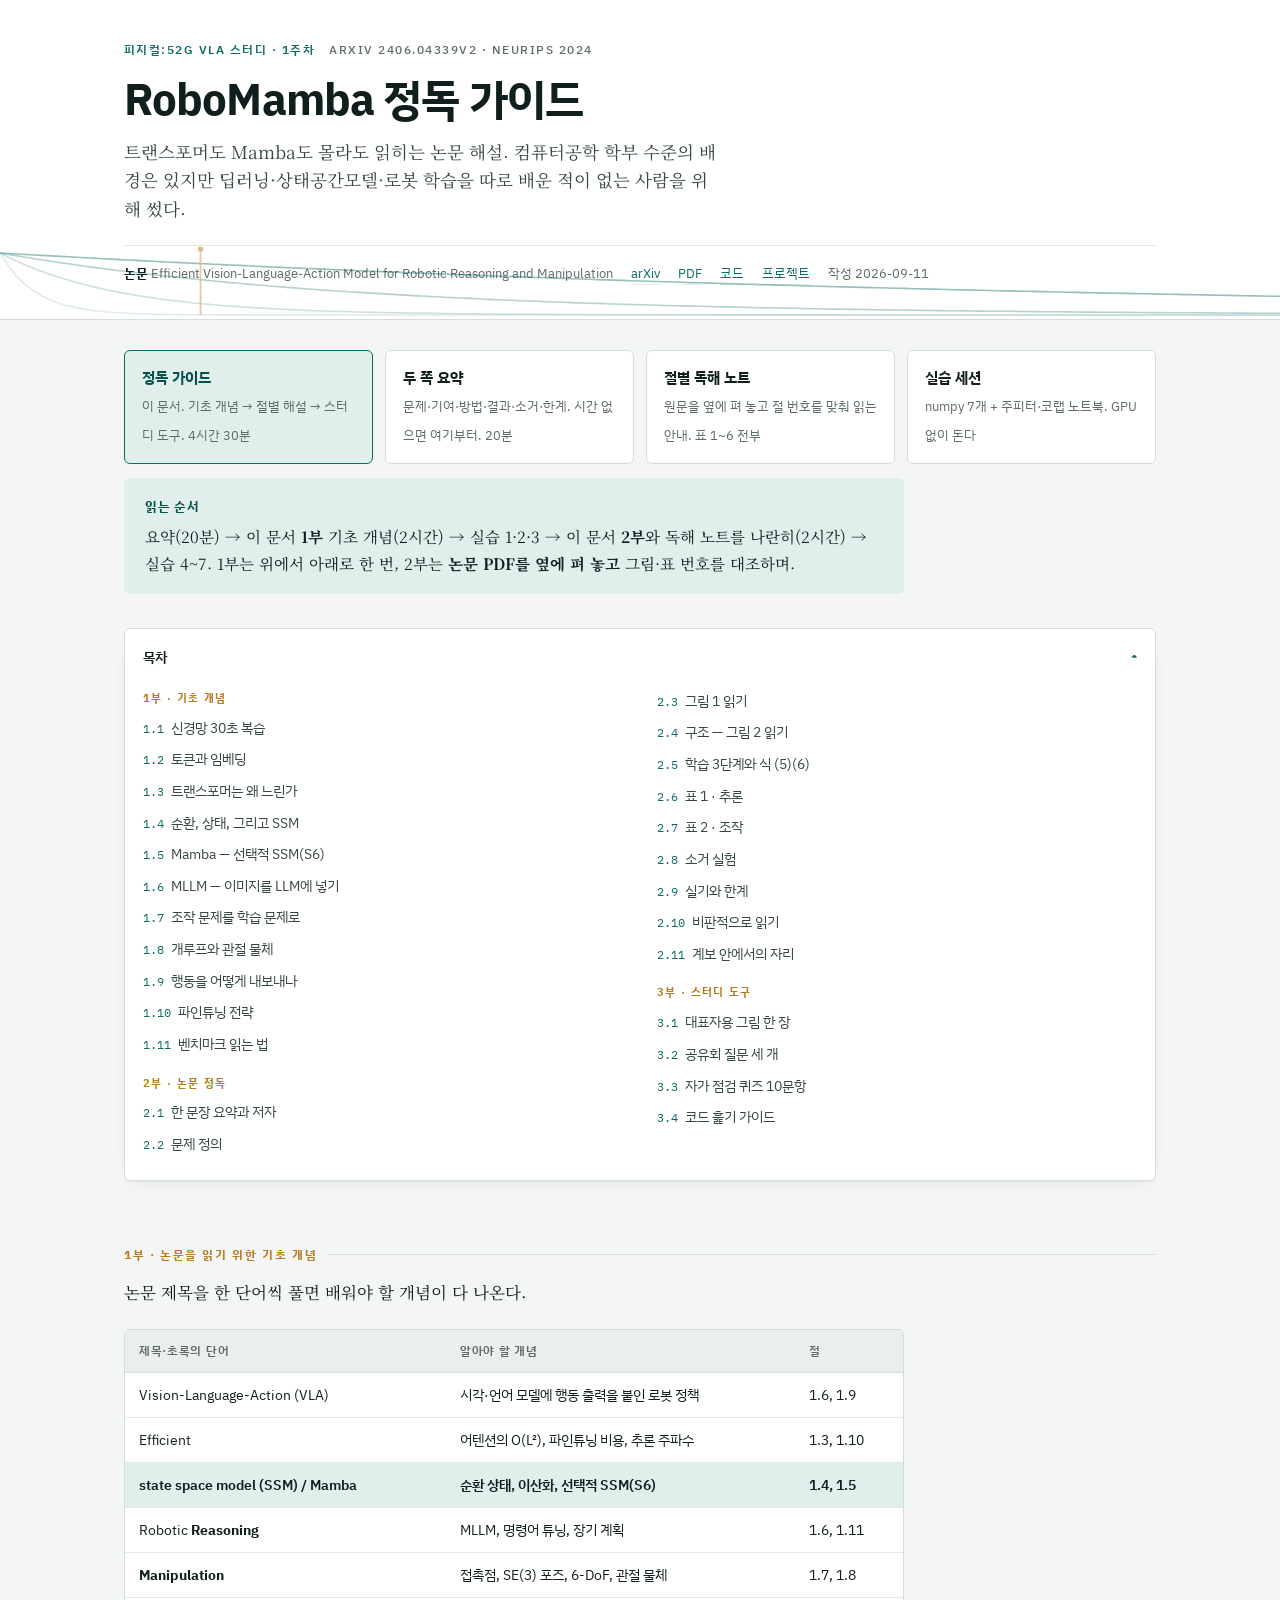
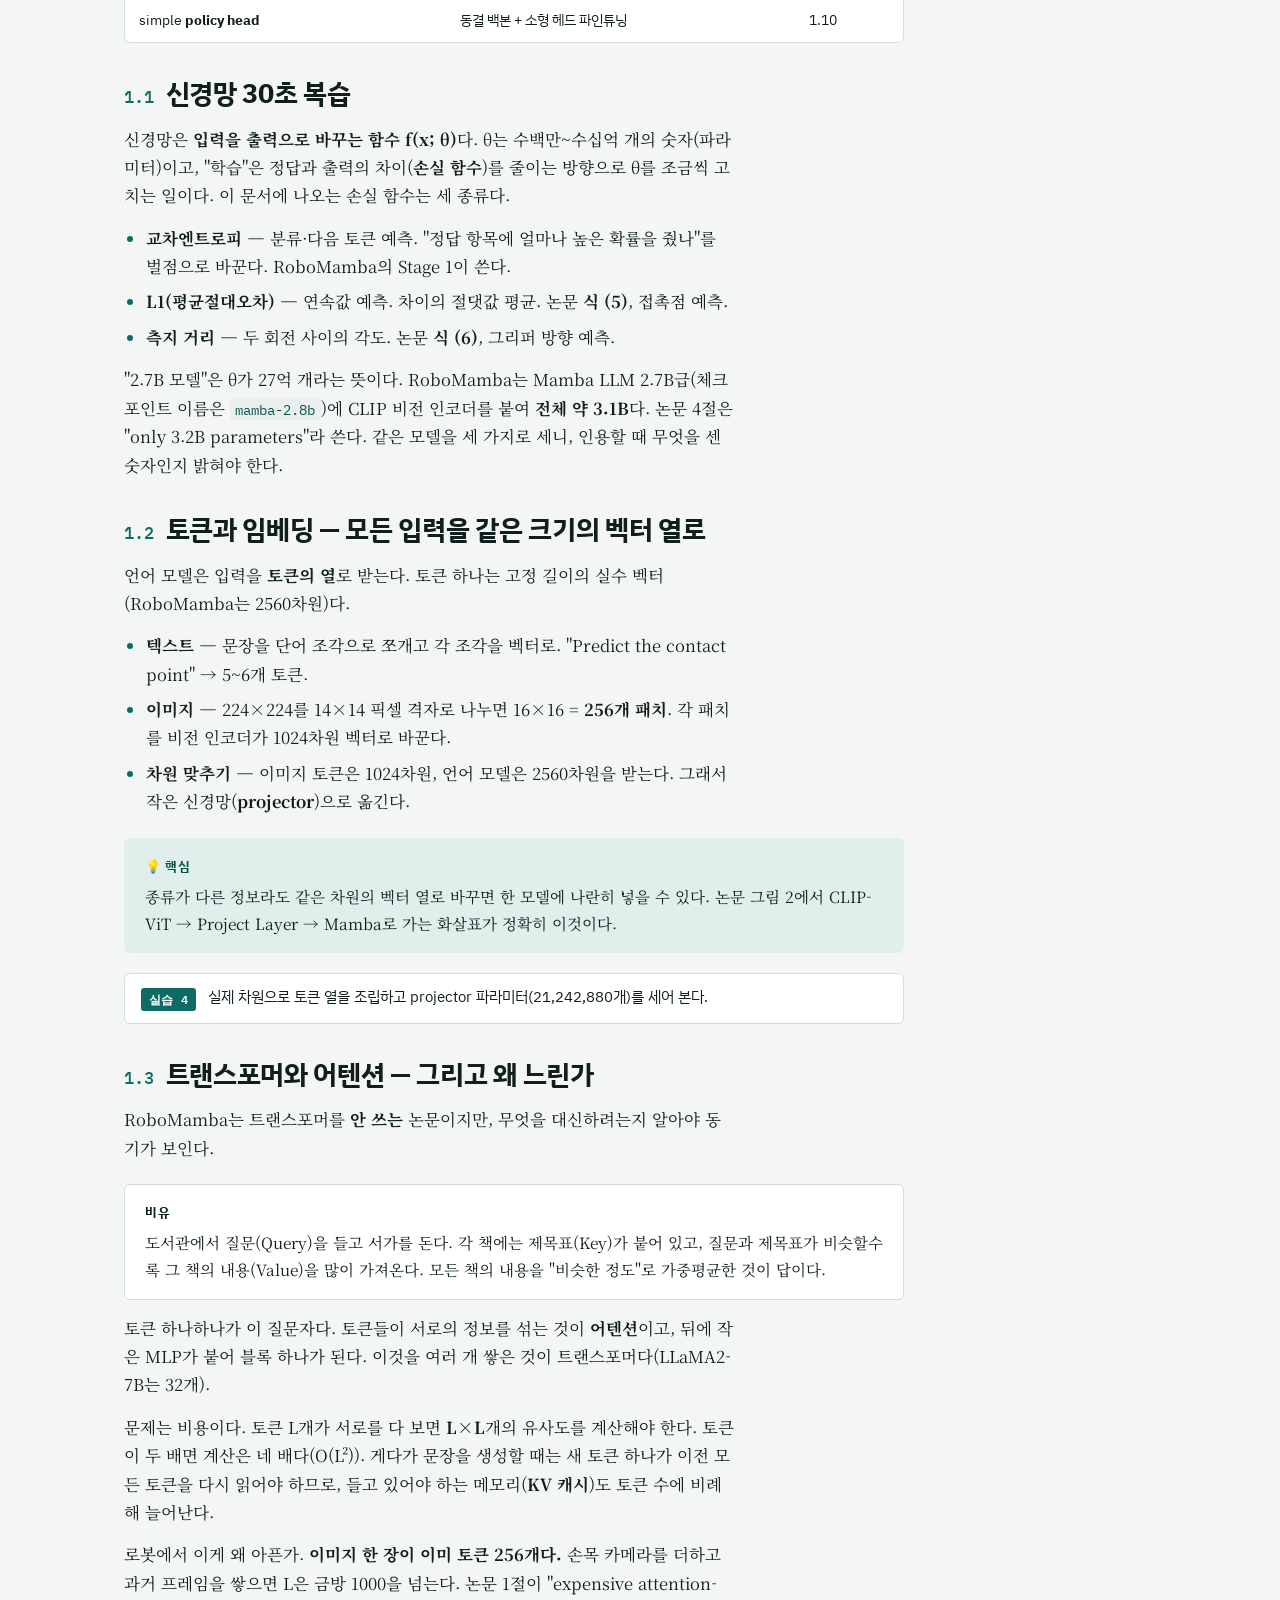
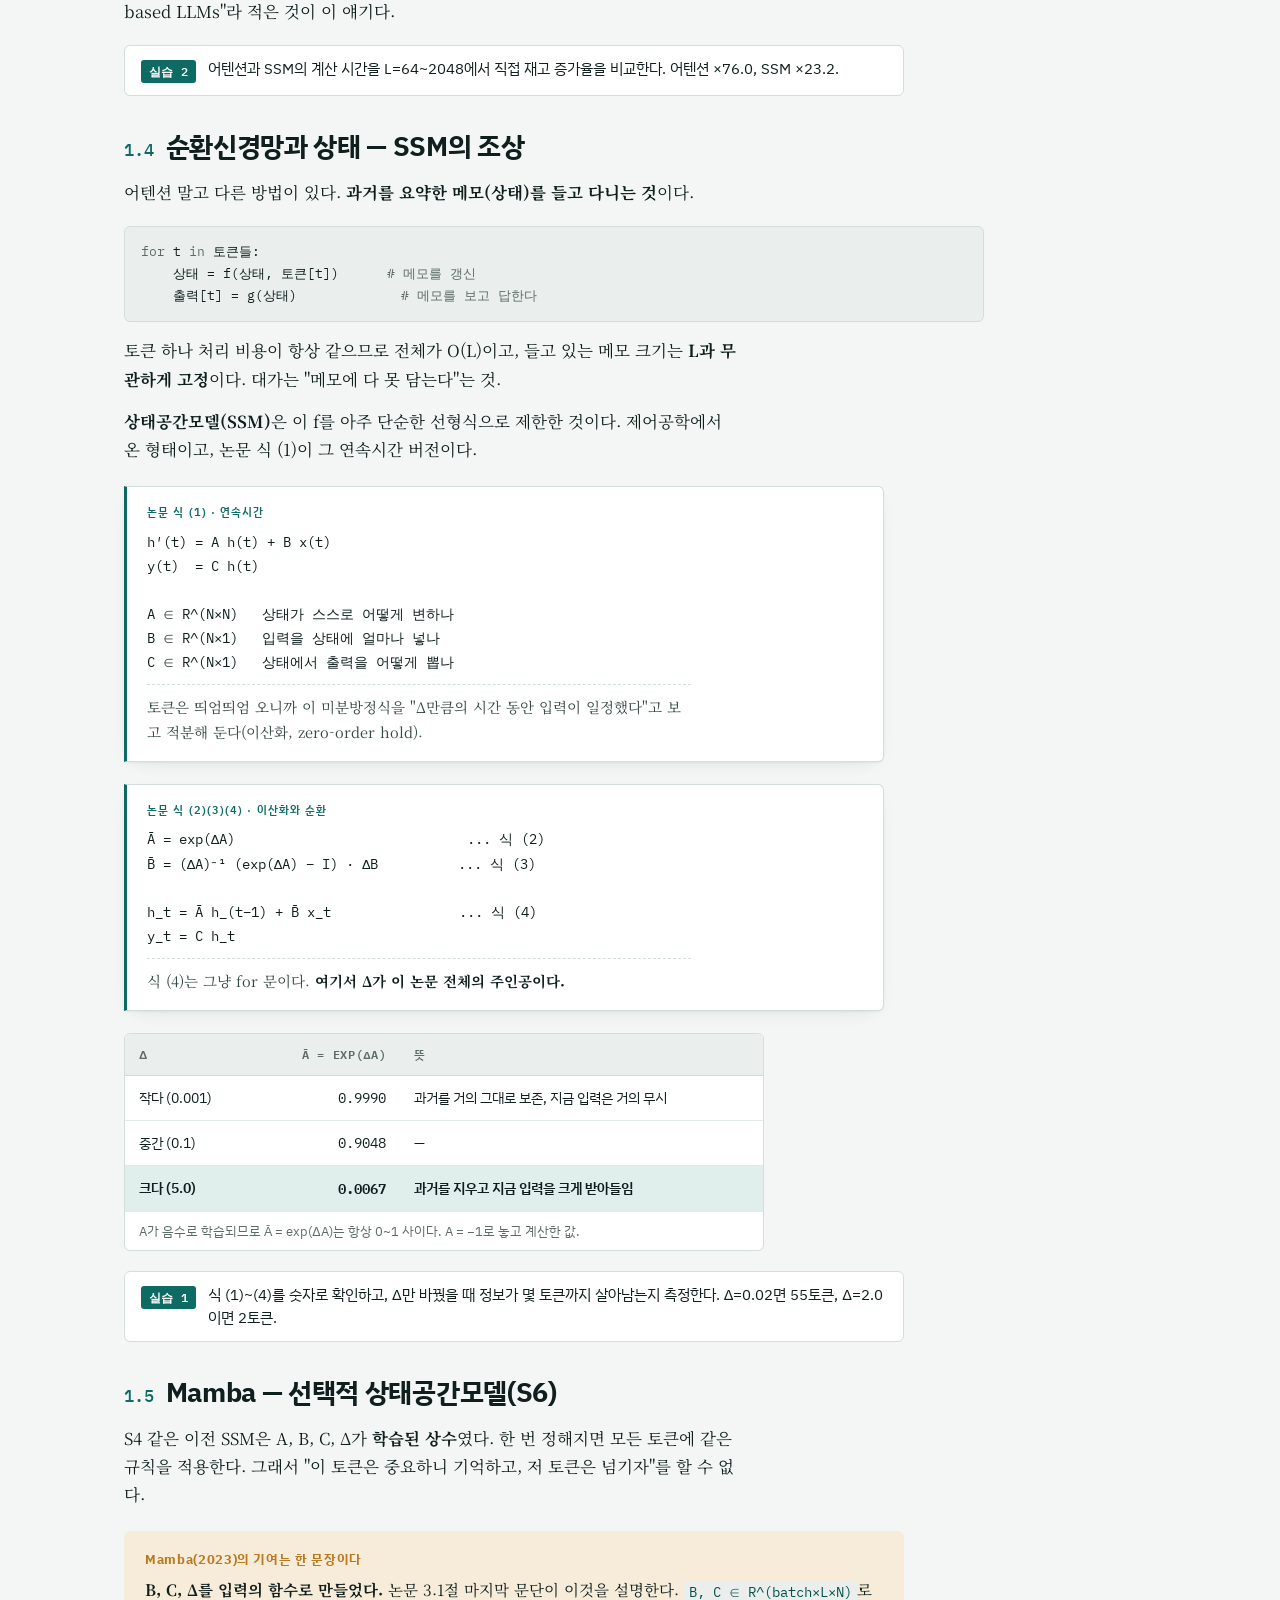
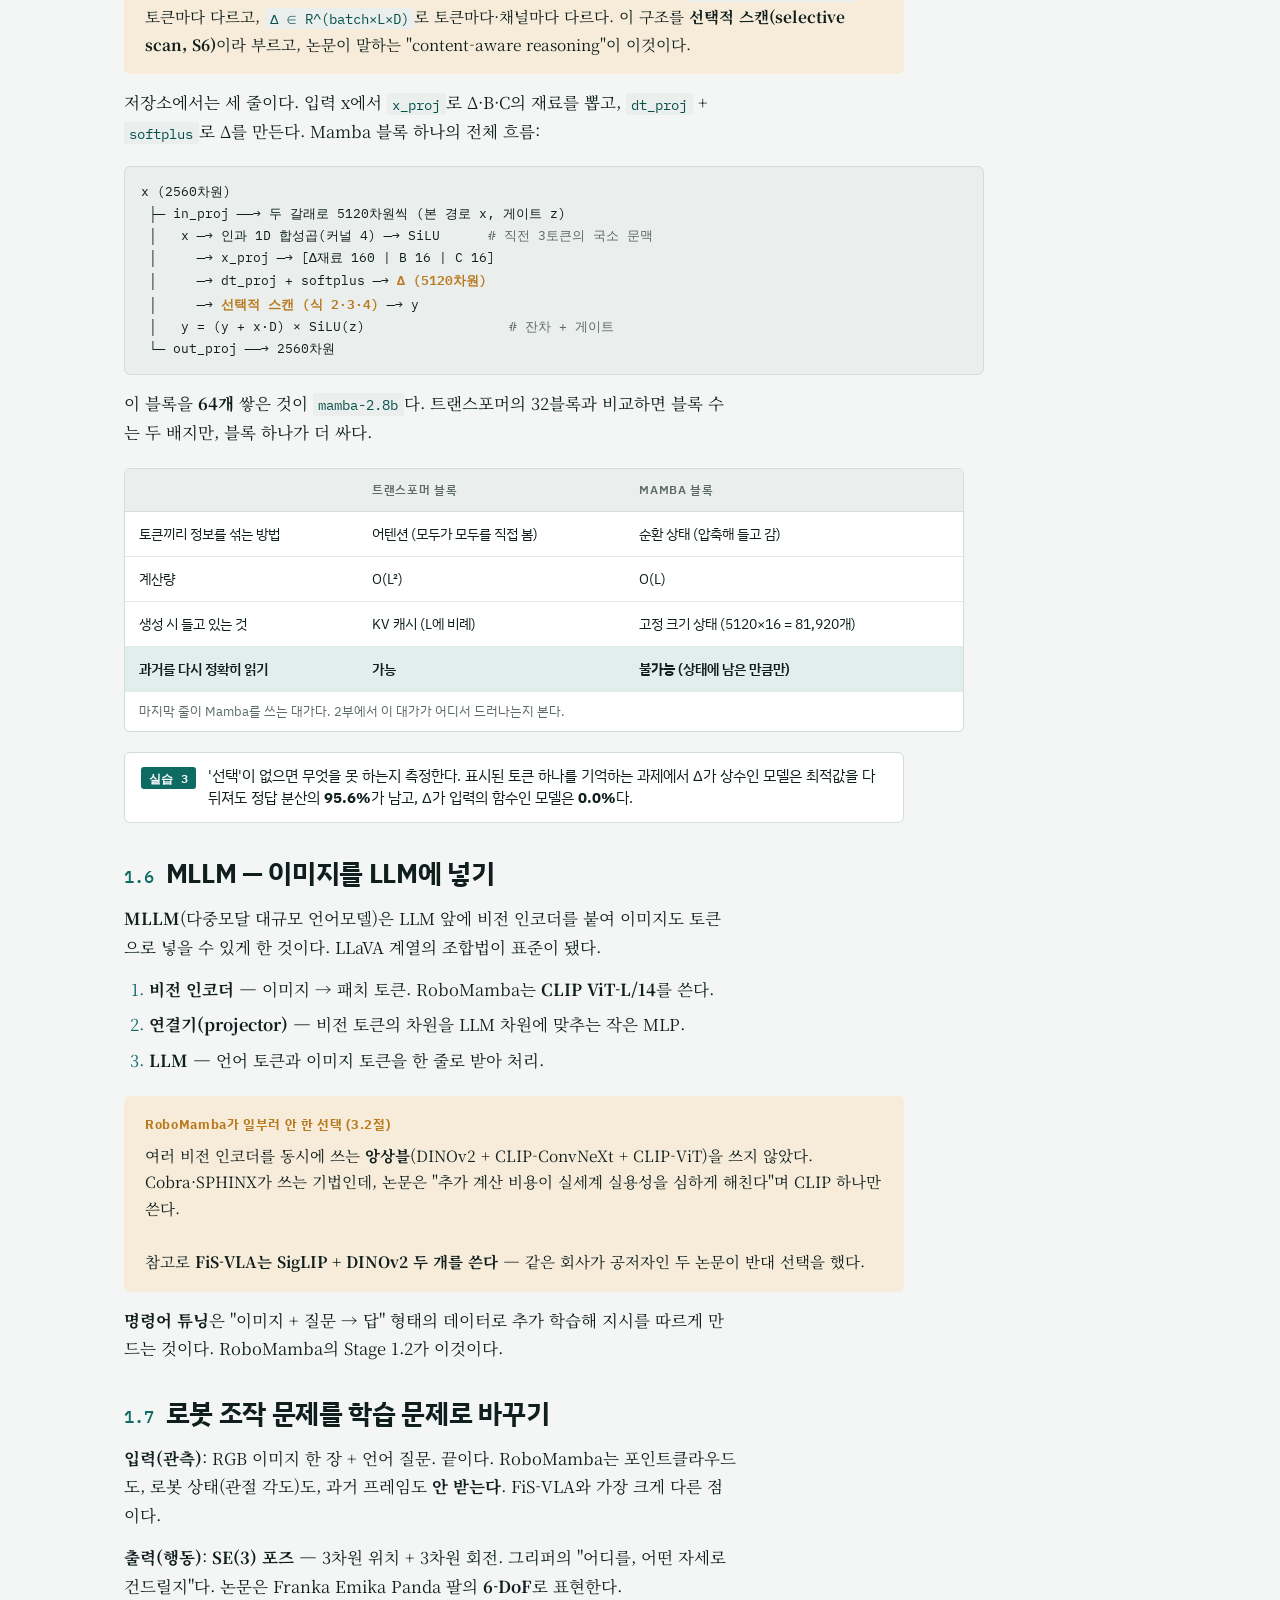
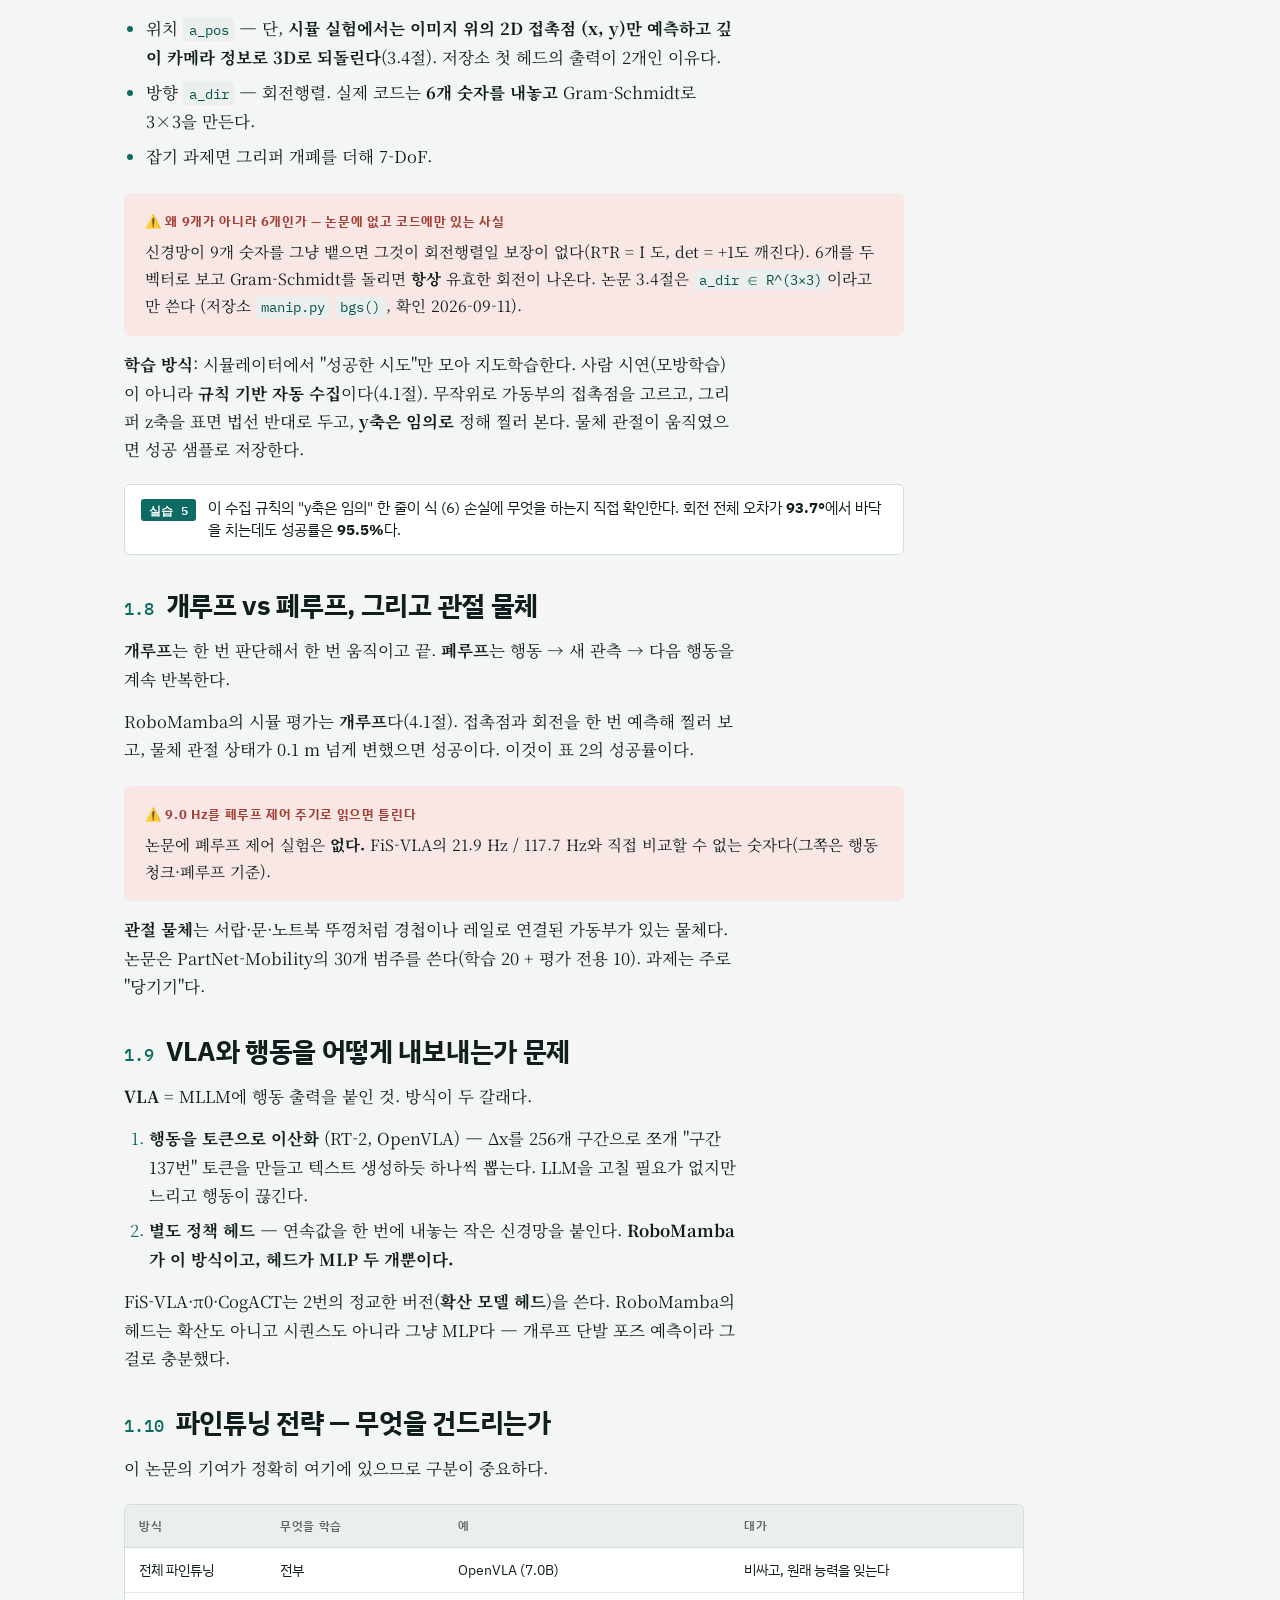
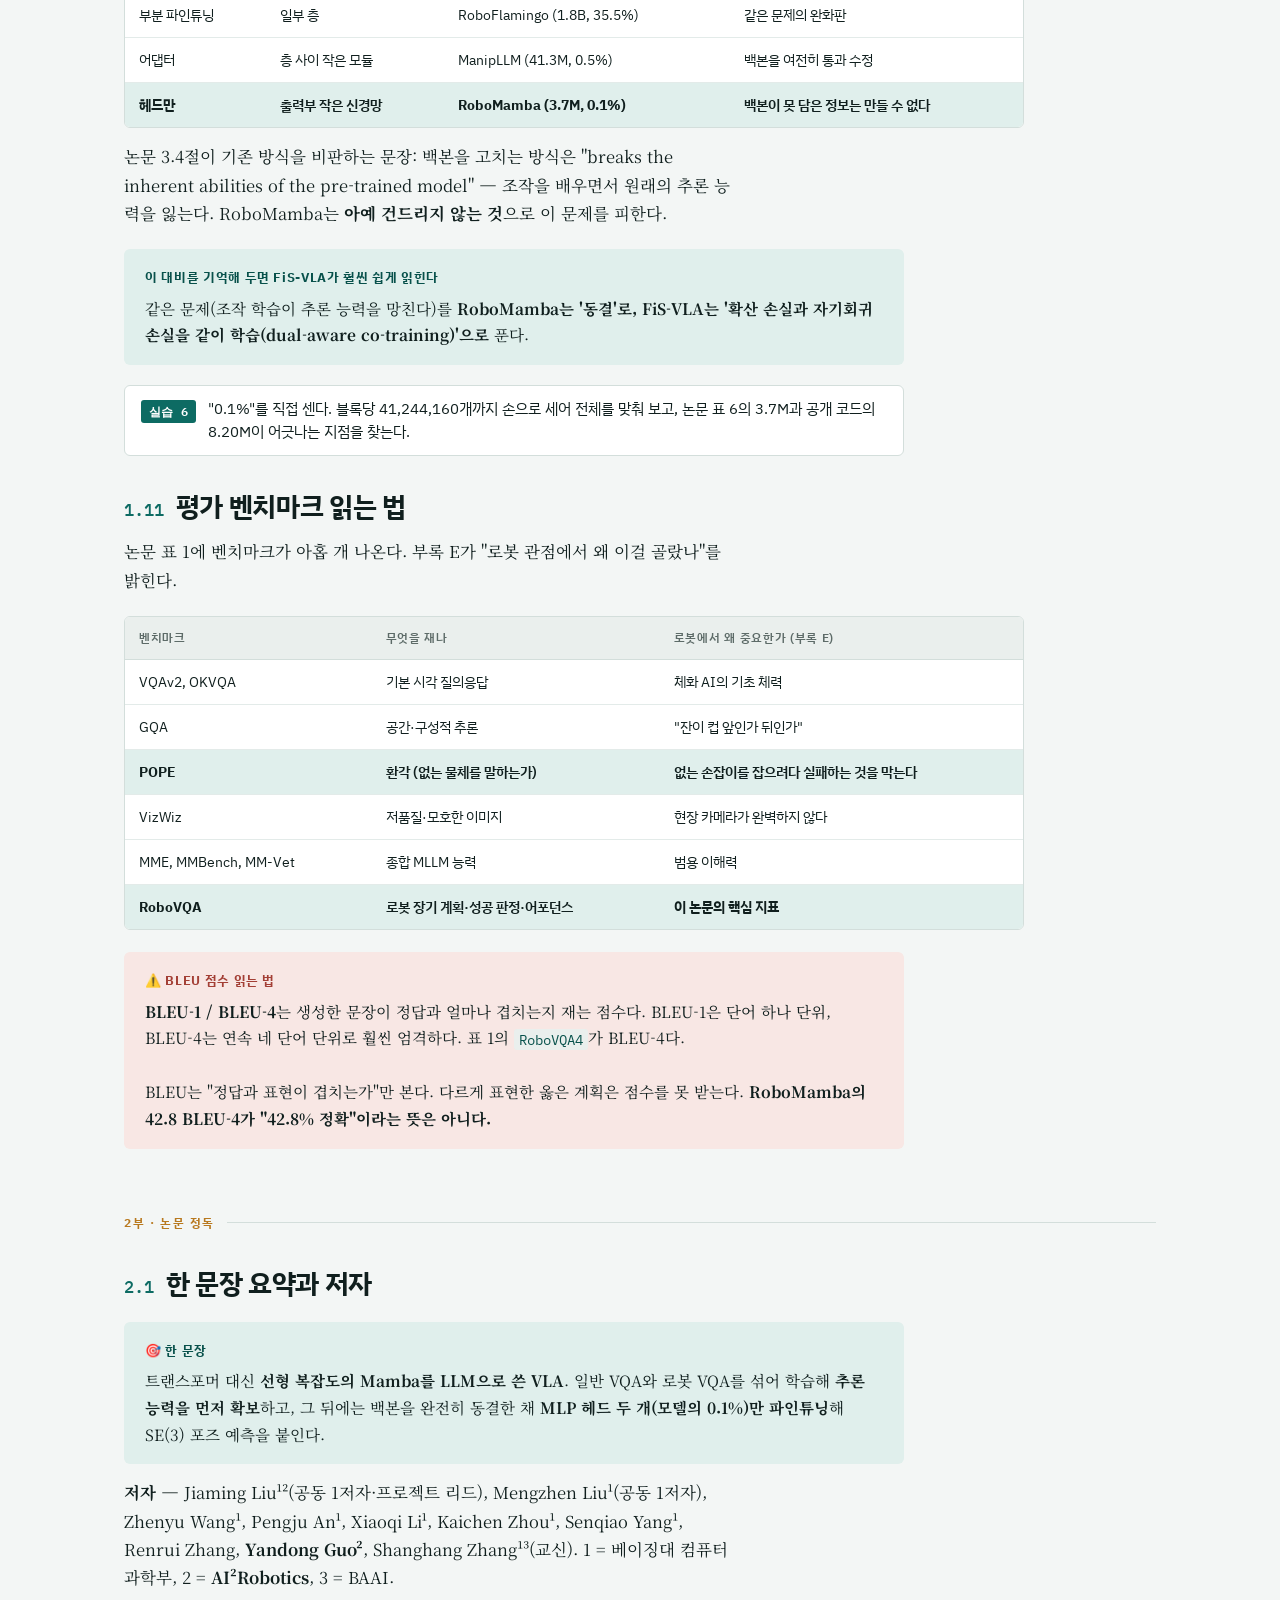
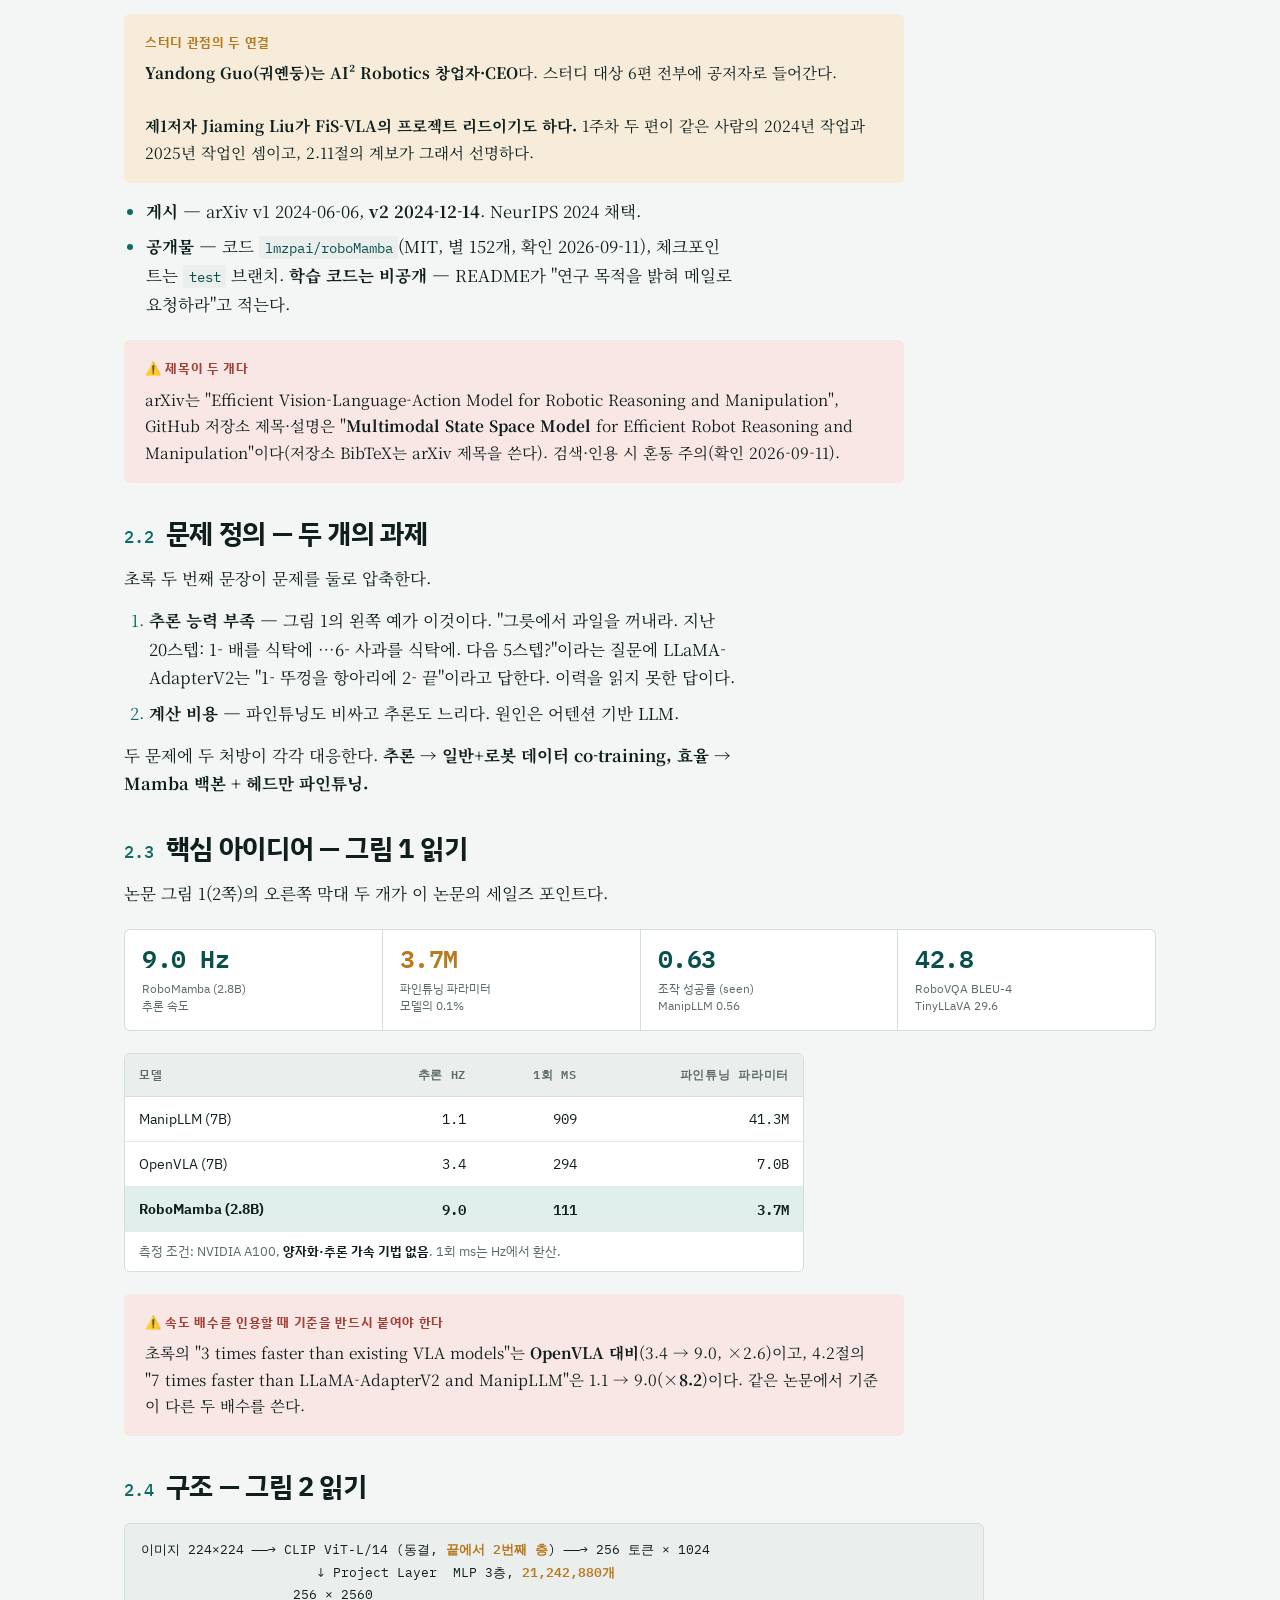
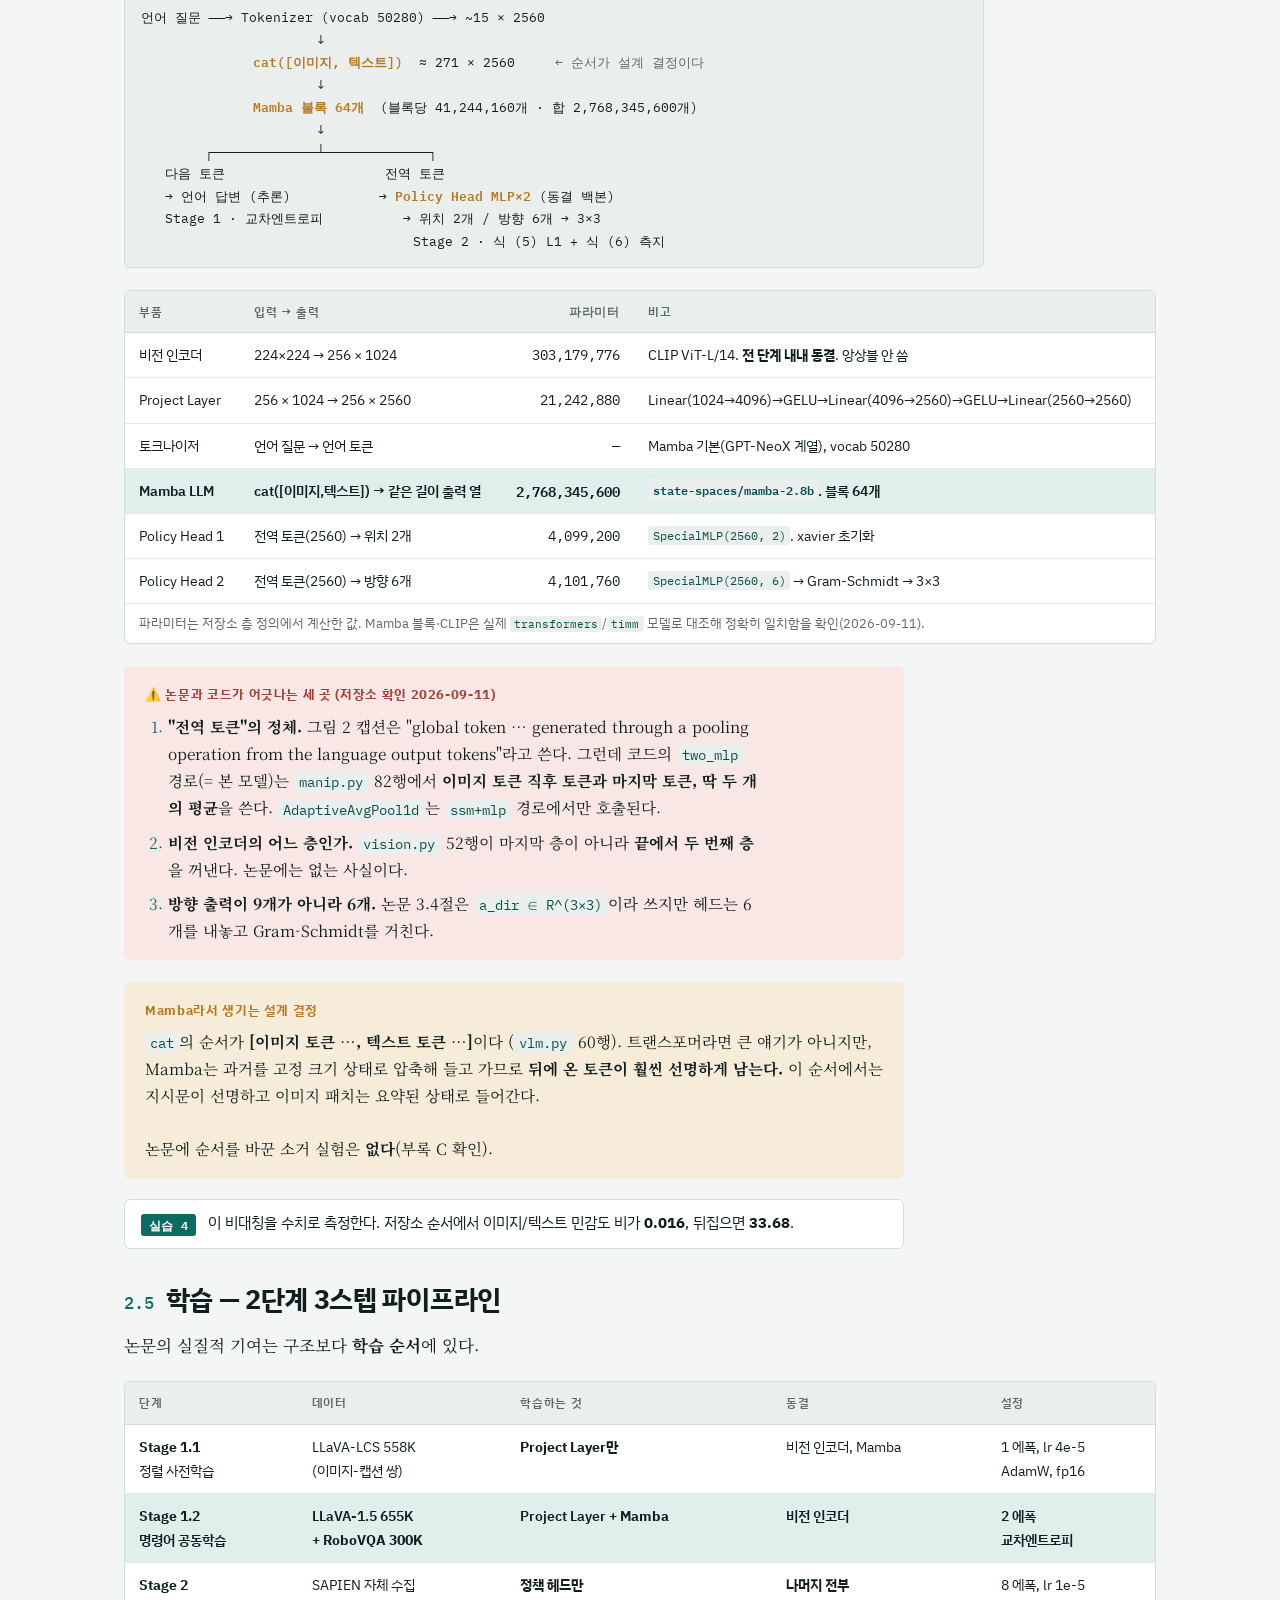
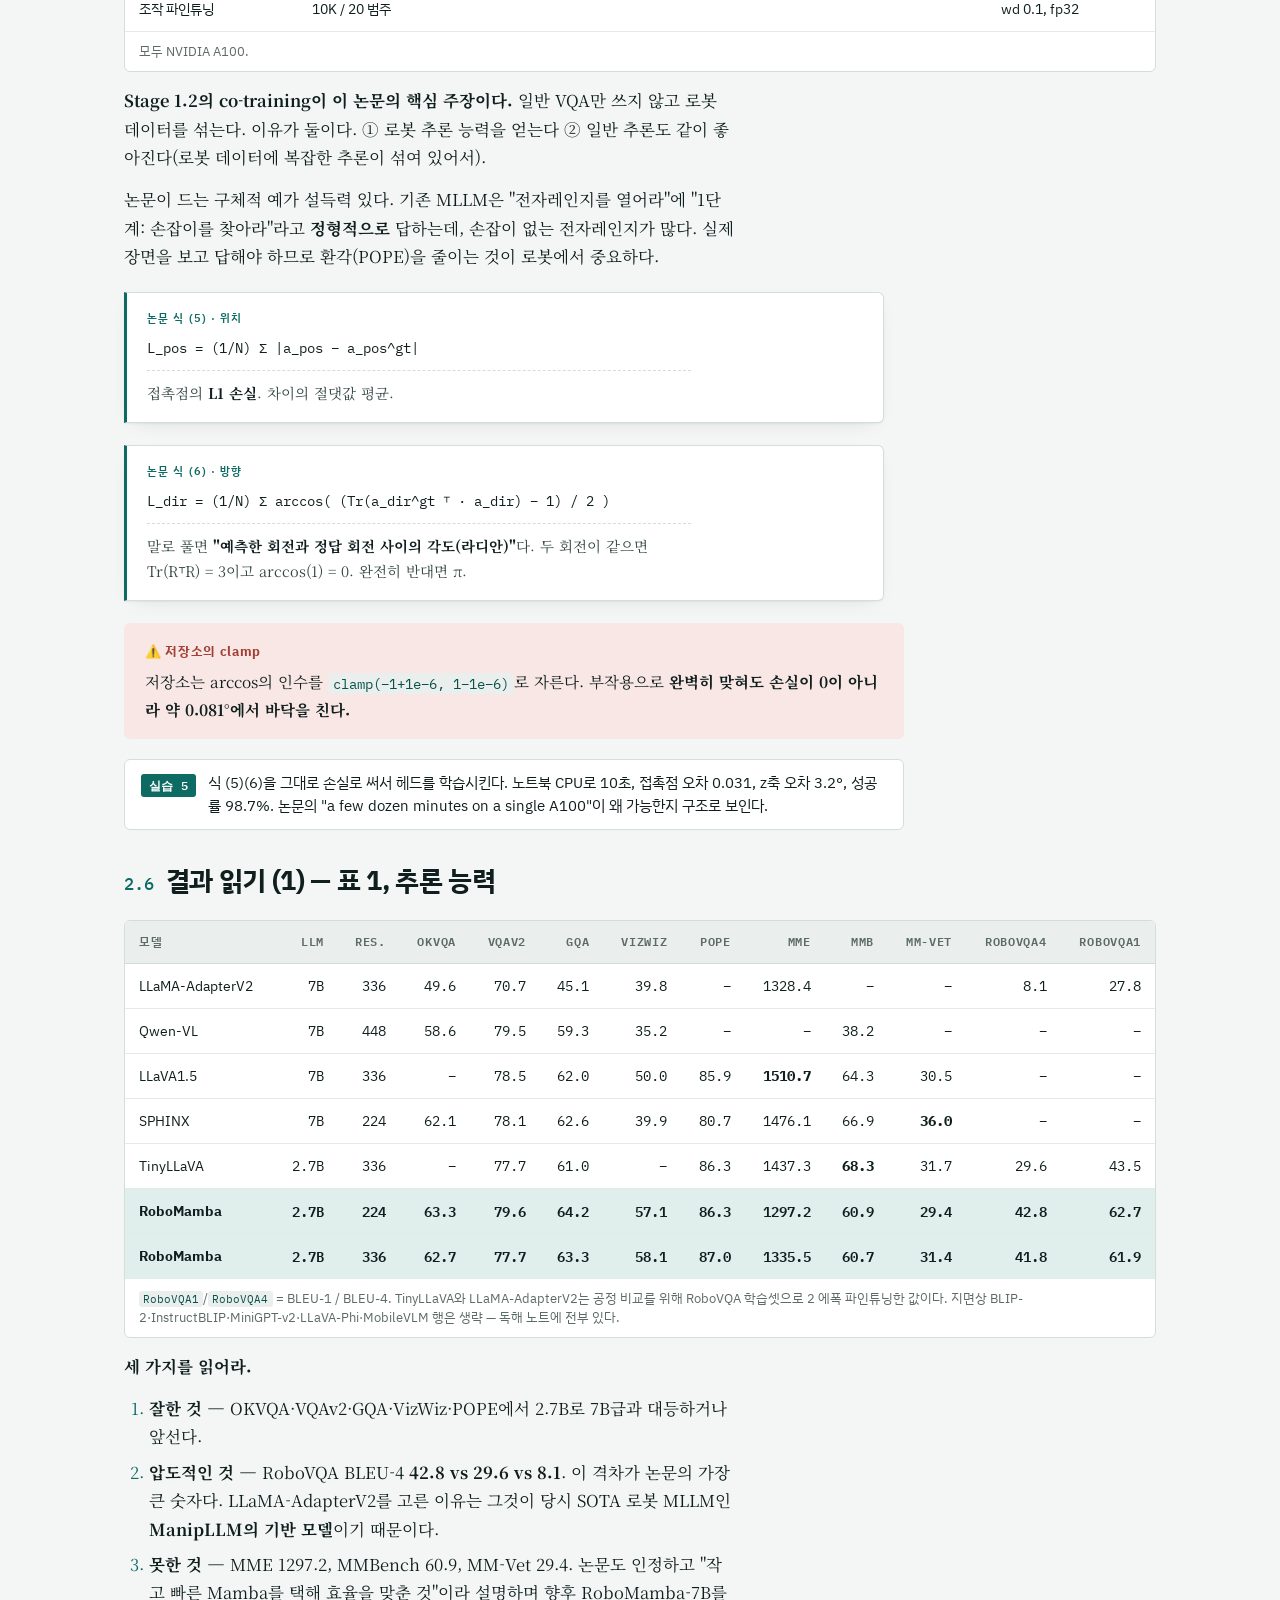
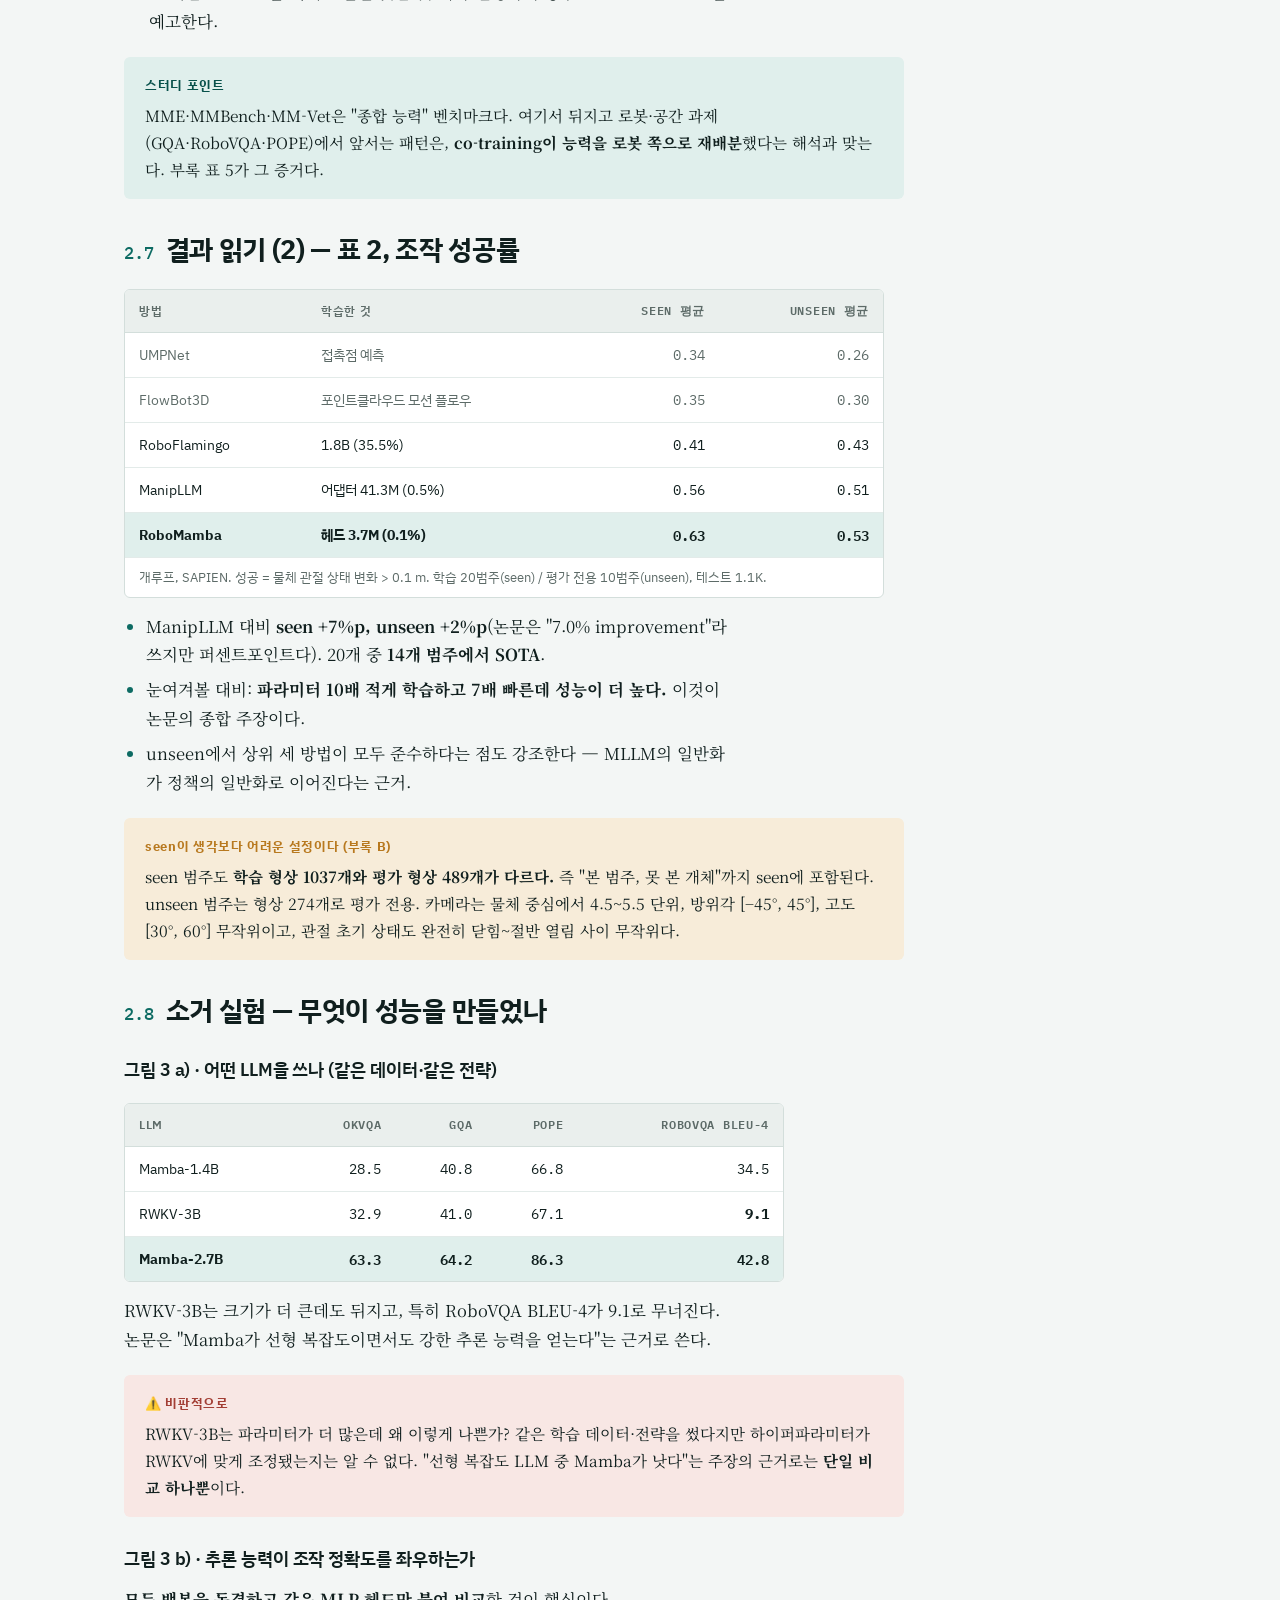
<file: papers/robomamba/guide.html>
<!DOCTYPE html>
<html lang="ko">
<head>
<meta charset="utf-8">
<meta name="viewport" content="width=device-width, initial-scale=1">
<style>
    html { color-scheme: light; }
    body { margin: 0; font: 14px system-ui, -apple-system, sans-serif; background: #fafaf9; }
    img { max-width: 100%; }
    [hidden] { display: none !important; }
</style>
<title>RoboMamba 정독 가이드</title>
<link rel="preconnect" href="https://fonts.gstatic.com" crossorigin>
<link rel="stylesheet" href="https://fonts.googleapis.com/css2?family=IBM+Plex+Sans+KR:wght@400;500;600;700&family=Noto+Serif+KR:wght@400;600;700&family=IBM+Plex+Mono:wght@400;500;600&display=swap">
<link rel="stylesheet" href="../../style.css">

</head>
<body>
<header class="masthead">
  <svg class="decay" viewBox="0 0 1200 76" preserveAspectRatio="none" xmlns="http://www.w3.org/2000/svg" aria-hidden="true"><polyline points="0,10.0 8,10.5 16,11.0 24,11.5 32,12.0 40,12.4 48,12.9 56,13.4 64,13.8 72,14.3 80,14.8 88,15.2 96,15.7 104,16.1 112,16.6 120,17.0 128,17.4 136,17.9 144,18.3 152,18.7 160,19.2 168,19.6 176,20.0 184,20.4 192,20.8 200,21.2 208,21.6 216,22.0 224,22.4 232,22.8 240,23.2 248,23.6 256,24.0 264,24.4 272,24.8 280,25.1 288,25.5 296,25.9 304,26.3 312,26.6 320,27.0 328,27.3 336,27.7 344,28.0 352,28.4 360,28.7 368,29.1 376,29.4 384,29.8 392,30.1 400,30.4 408,30.8 416,31.1 424,31.4 432,31.7 440,32.1 448,32.4 456,32.7 464,33.0 472,33.3 480,33.6 488,33.9 496,34.2 504,34.5 512,34.8 520,35.1 528,35.4 536,35.7 544,36.0 552,36.3 560,36.6 568,36.9 576,37.1 584,37.4 592,37.7 600,38.0 608,38.2 616,38.5 624,38.8 632,39.0 640,39.3 648,39.6 656,39.8 664,40.1 672,40.3 680,40.6 688,40.8 696,41.1 704,41.3 712,41.6 720,41.8 728,42.1 736,42.3 744,42.5 752,42.8 760,43.0 768,43.2 776,43.5 784,43.7 792,43.9 800,44.1 808,44.4 816,44.6 824,44.8 832,45.0 840,45.2 848,45.4 856,45.7 864,45.9 872,46.1 880,46.3 888,46.5 896,46.7 904,46.9 912,47.1 920,47.3 928,47.5 936,47.7 944,47.9 952,48.1 960,48.3 968,48.4 976,48.6 984,48.8 992,49.0 1000,49.2 1008,49.4 1016,49.6 1024,49.7 1032,49.9 1040,50.1 1048,50.3 1056,50.4 1064,50.6 1072,50.8 1080,50.9 1088,51.1 1096,51.3 1104,51.4 1112,51.6 1120,51.8 1128,51.9 1136,52.1 1144,52.3 1152,52.4 1160,52.6 1168,52.7 1176,52.9 1184,53.0 1192,53.2 1200,53.3" fill="none" stroke="var(--accent)" stroke-width="1.6" opacity="0.85"/><polyline points="0,10.0 8,11.5 16,12.9 24,14.3 32,15.7 40,17.0 48,18.3 56,19.6 64,20.8 72,22.0 80,23.2 88,24.4 96,25.5 104,26.6 112,27.7 120,28.7 128,29.8 136,30.8 144,31.7 152,32.7 160,33.6 168,34.5 176,35.4 184,36.3 192,37.1 200,38.0 208,38.8 216,39.6 224,40.3 232,41.1 240,41.8 248,42.5 256,43.2 264,43.9 272,44.6 280,45.2 288,45.9 296,46.5 304,47.1 312,47.7 320,48.3 328,48.8 336,49.4 344,49.9 352,50.4 360,50.9 368,51.4 376,51.9 384,52.4 392,52.9 400,53.3 408,53.8 416,54.2 424,54.6 432,55.0 440,55.4 448,55.8 456,56.2 464,56.6 472,57.0 480,57.3 488,57.7 496,58.0 504,58.3 512,58.7 520,59.0 528,59.3 536,59.6 544,59.9 552,60.2 560,60.4 568,60.7 576,61.0 584,61.2 592,61.5 600,61.8 608,62.0 616,62.2 624,62.5 632,62.7 640,62.9 648,63.1 656,63.3 664,63.5 672,63.7 680,63.9 688,64.1 696,64.3 704,64.5 712,64.7 720,64.8 728,65.0 736,65.2 744,65.3 752,65.5 760,65.7 768,65.8 776,66.0 784,66.1 792,66.2 800,66.4 808,66.5 816,66.6 824,66.8 832,66.9 840,67.0 848,67.1 856,67.2 864,67.4 872,67.5 880,67.6 888,67.7 896,67.8 904,67.9 912,68.0 920,68.1 928,68.2 936,68.3 944,68.3 952,68.4 960,68.5 968,68.6 976,68.7 984,68.8 992,68.8 1000,68.9 1008,69.0 1016,69.1 1024,69.1 1032,69.2 1040,69.3 1048,69.3 1056,69.4 1064,69.5 1072,69.5 1080,69.6 1088,69.6 1096,69.7 1104,69.7 1112,69.8 1120,69.8 1128,69.9 1136,69.9 1144,70.0 1152,70.0 1160,70.1 1168,70.1 1176,70.2 1184,70.2 1192,70.3 1200,70.3" fill="none" stroke="var(--accent)" stroke-width="1.6" opacity="0.6"/><polyline points="0,10.0 8,14.3 16,18.3 24,22.0 32,25.5 40,28.7 48,31.7 56,34.5 64,37.1 72,39.6 80,41.8 88,43.9 96,45.9 104,47.7 112,49.4 120,50.9 128,52.4 136,53.8 144,55.0 152,56.2 160,57.3 168,58.3 176,59.3 184,60.2 192,61.0 200,61.8 208,62.5 216,63.1 224,63.7 232,64.3 240,64.8 248,65.3 256,65.8 264,66.2 272,66.6 280,67.0 288,67.4 296,67.7 304,68.0 312,68.3 320,68.5 328,68.8 336,69.0 344,69.2 352,69.4 360,69.6 368,69.7 376,69.9 384,70.0 392,70.2 400,70.3 408,70.4 416,70.5 424,70.6 432,70.7 440,70.8 448,70.9 456,71.0 464,71.0 472,71.1 480,71.2 488,71.2 496,71.3 504,71.3 512,71.4 520,71.4 528,71.5 536,71.5 544,71.5 552,71.6 560,71.6 568,71.6 576,71.7 584,71.7 592,71.7 600,71.7 608,71.7 616,71.8 624,71.8 632,71.8 640,71.8 648,71.8 656,71.8 664,71.8 672,71.9 680,71.9 688,71.9 696,71.9 704,71.9 712,71.9 720,71.9 728,71.9 736,71.9 744,71.9 752,71.9 760,71.9 768,71.9 776,71.9 784,71.9 792,72.0 800,72.0 808,72.0 816,72.0 824,72.0 832,72.0 840,72.0 848,72.0 856,72.0 864,72.0 872,72.0 880,72.0 888,72.0 896,72.0 904,72.0 912,72.0 920,72.0 928,72.0 936,72.0 944,72.0 952,72.0 960,72.0 968,72.0 976,72.0 984,72.0 992,72.0 1000,72.0 1008,72.0 1016,72.0 1024,72.0 1032,72.0 1040,72.0 1048,72.0 1056,72.0 1064,72.0 1072,72.0 1080,72.0 1088,72.0 1096,72.0 1104,72.0 1112,72.0 1120,72.0 1128,72.0 1136,72.0 1144,72.0 1152,72.0 1160,72.0 1168,72.0 1176,72.0 1184,72.0 1192,72.0 1200,72.0" fill="none" stroke="var(--accent)" stroke-width="1.6" opacity="0.4"/><polyline points="0,10.0 8,23.2 16,33.6 24,41.8 32,48.3 40,53.3 48,57.3 56,60.4 64,62.9 72,64.8 80,66.4 88,67.6 96,68.5 104,69.3 112,69.8 120,70.3 128,70.7 136,71.0 144,71.2 152,71.4 160,71.5 168,71.6 176,71.7 184,71.8 192,71.8 200,71.8 208,71.9 216,71.9 224,71.9 232,71.9 240,72.0 248,72.0 256,72.0 264,72.0 272,72.0 280,72.0 288,72.0 296,72.0 304,72.0 312,72.0 320,72.0 328,72.0 336,72.0 344,72.0 352,72.0 360,72.0 368,72.0 376,72.0 384,72.0 392,72.0 400,72.0 408,72.0 416,72.0 424,72.0 432,72.0 440,72.0 448,72.0 456,72.0 464,72.0 472,72.0 480,72.0 488,72.0 496,72.0 504,72.0 512,72.0 520,72.0 528,72.0 536,72.0 544,72.0 552,72.0 560,72.0 568,72.0 576,72.0 584,72.0 592,72.0 600,72.0 608,72.0 616,72.0 624,72.0 632,72.0 640,72.0 648,72.0 656,72.0 664,72.0 672,72.0 680,72.0 688,72.0 696,72.0 704,72.0 712,72.0 720,72.0 728,72.0 736,72.0 744,72.0 752,72.0 760,72.0 768,72.0 776,72.0 784,72.0 792,72.0 800,72.0 808,72.0 816,72.0 824,72.0 832,72.0 840,72.0 848,72.0 856,72.0 864,72.0 872,72.0 880,72.0 888,72.0 896,72.0 904,72.0 912,72.0 920,72.0 928,72.0 936,72.0 944,72.0 952,72.0 960,72.0 968,72.0 976,72.0 984,72.0 992,72.0 1000,72.0 1008,72.0 1016,72.0 1024,72.0 1032,72.0 1040,72.0 1048,72.0 1056,72.0 1064,72.0 1072,72.0 1080,72.0 1088,72.0 1096,72.0 1104,72.0 1112,72.0 1120,72.0 1128,72.0 1136,72.0 1144,72.0 1152,72.0 1160,72.0 1168,72.0 1176,72.0 1184,72.0 1192,72.0 1200,72.0" fill="none" stroke="var(--accent)" stroke-width="1.6" opacity="0.25"/><line x1="188" y1="6" x2="188" y2="72" stroke="var(--spike)" stroke-width="1.6" opacity=".8"/><circle cx="188" cy="6" r="2.6" fill="var(--spike)"/></svg>
  <div class="wrap">
    <div class="eyebrow">
      <span>피지컬:52g VLA 스터디 · 1주차</span>
      <span class="dim">arXiv 2406.04339v2 · NeurIPS 2024</span>
    </div>
    <h1>RoboMamba 정독 가이드</h1>
    <p class="standfirst">
      트랜스포머도 Mamba도 몰라도 읽히는 논문 해설. 컴퓨터공학 학부 수준의 배경은
      있지만 딥러닝·상태공간모델·로봇 학습을 따로 배운 적이 없는 사람을 위해 썼다.
    </p>
    <div class="meta">
      <span><strong>논문</strong> Efficient Vision-Language-Action Model for Robotic Reasoning and Manipulation</span>
      <a href="https://arxiv.org/abs/2406.04339">arXiv</a>
      <a href="https://arxiv.org/pdf/2406.04339">PDF</a>
      <a href="https://github.com/lmzpai/roboMamba">코드</a>
      <a href="https://sites.google.com/view/robomamba-web">프로젝트</a>
      <span class="dim">작성 2026-09-11</span>
    </div>
  </div>
</header>

<div class="wrap">
<main>

<div class="docs">
  <div class="doc self"><span class="t">정독 가이드</span><span class="d">이 문서. 기초 개념 → 절별 해설 → 스터디 도구. 4시간 30분</span></div>
  <div class="doc"><span class="t">두 쪽 요약</span><span class="d">문제·기여·방법·결과·소거·한계. 시간 없으면 여기부터. 20분</span></div>
  <div class="doc"><span class="t">절별 독해 노트</span><span class="d">원문을 옆에 펴 놓고 절 번호를 맞춰 읽는 안내. 표 1~6 전부</span></div>
  <div class="doc"><span class="t">실습 세션</span><span class="d">numpy 7개 + 주피터·코랩 노트북. GPU 없이 돈다</span></div>
</div>

<div class="box key" style="margin-top:14px">
  <span class="h">읽는 순서</span>
  요약(20분) → 이 문서 <strong>1부</strong> 기초 개념(2시간) → 실습 1·2·3 →
  이 문서 <strong>2부</strong>와 독해 노트를 나란히(2시간) → 실습 4~7.
  1부는 위에서 아래로 한 번, 2부는 <strong>논문 PDF를 옆에 펴 놓고</strong> 그림·표 번호를 대조하며.
</div>

<details class="toc" open>
  <summary>목차</summary>
  <div class="toc-body">
    <div class="grp">1부 · 기초 개념</div>
    <a href="#s11"><span class="num">1.1</span>신경망 30초 복습</a>
    <a href="#s12"><span class="num">1.2</span>토큰과 임베딩</a>
    <a href="#s13"><span class="num">1.3</span>트랜스포머는 왜 느린가</a>
    <a href="#s14"><span class="num">1.4</span>순환, 상태, 그리고 SSM</a>
    <a href="#s15"><span class="num">1.5</span>Mamba — 선택적 SSM(S6)</a>
    <a href="#s16"><span class="num">1.6</span>MLLM — 이미지를 LLM에 넣기</a>
    <a href="#s17"><span class="num">1.7</span>조작 문제를 학습 문제로</a>
    <a href="#s18"><span class="num">1.8</span>개루프와 관절 물체</a>
    <a href="#s19"><span class="num">1.9</span>행동을 어떻게 내보내나</a>
    <a href="#s110"><span class="num">1.10</span>파인튜닝 전략</a>
    <a href="#s111"><span class="num">1.11</span>벤치마크 읽는 법</a>
    <div class="grp">2부 · 논문 정독</div>
    <a href="#s21"><span class="num">2.1</span>한 문장 요약과 저자</a>
    <a href="#s22"><span class="num">2.2</span>문제 정의</a>
    <a href="#s23"><span class="num">2.3</span>그림 1 읽기</a>
    <a href="#s24"><span class="num">2.4</span>구조 — 그림 2 읽기</a>
    <a href="#s25"><span class="num">2.5</span>학습 3단계와 식 (5)(6)</a>
    <a href="#s26"><span class="num">2.6</span>표 1 · 추론</a>
    <a href="#s27"><span class="num">2.7</span>표 2 · 조작</a>
    <a href="#s28"><span class="num">2.8</span>소거 실험</a>
    <a href="#s29"><span class="num">2.9</span>실기와 한계</a>
    <a href="#s210"><span class="num">2.10</span>비판적으로 읽기</a>
    <a href="#s211"><span class="num">2.11</span>계보 안에서의 자리</a>
    <div class="grp">3부 · 스터디 도구</div>
    <a href="#s31"><span class="num">3.1</span>대표자용 그림 한 장</a>
    <a href="#s32"><span class="num">3.2</span>공유회 질문 세 개</a>
    <a href="#s33"><span class="num">3.3</span>자가 점검 퀴즈 10문항</a>
    <a href="#s34"><span class="num">3.4</span>코드 훑기 가이드</a>
  </div>
</details>

<!-- ══════════════════ 1부 ══════════════════ -->
<div class="part">1부 · 논문을 읽기 위한 기초 개념</div>

<p class="col">논문 제목을 한 단어씩 풀면 배워야 할 개념이 다 나온다.</p>

<div class="tbl" style="max-width:780px">
<table>
<thead><tr><th>제목·초록의 단어</th><th>알아야 할 개념</th><th>절</th></tr></thead>
<tbody>
<tr><td>Vision-Language-Action (VLA)</td><td>시각·언어 모델에 행동 출력을 붙인 로봇 정책</td><td>1.6, 1.9</td></tr>
<tr><td>Efficient</td><td>어텐션의 O(L²), 파인튜닝 비용, 추론 주파수</td><td>1.3, 1.10</td></tr>
<tr class="hi"><td>state space model (SSM) / Mamba</td><td>순환 상태, 이산화, 선택적 SSM(S6)</td><td>1.4, 1.5</td></tr>
<tr><td>Robotic <strong>Reasoning</strong></td><td>MLLM, 명령어 튜닝, 장기 계획</td><td>1.6, 1.11</td></tr>
<tr><td><strong>Manipulation</strong></td><td>접촉점, SE(3) 포즈, 6-DoF, 관절 물체</td><td>1.7, 1.8</td></tr>
<tr><td>simple <strong>policy head</strong></td><td>동결 백본 + 소형 헤드 파인튜닝</td><td>1.10</td></tr>
</tbody>
</table>
</div>

<h2 id="s11"><span class="num">1.1</span>신경망 30초 복습</h2>
<p>신경망은 <strong>입력을 출력으로 바꾸는 함수 f(x; θ)</strong>다. θ는 수백만~수십억 개의
숫자(파라미터)이고, "학습"은 정답과 출력의 차이(<strong>손실 함수</strong>)를 줄이는 방향으로
θ를 조금씩 고치는 일이다. 이 문서에 나오는 손실 함수는 세 종류다.</p>
<ul>
<li><strong>교차엔트로피</strong> — 분류·다음 토큰 예측. "정답 항목에 얼마나 높은 확률을 줬나"를
벌점으로 바꾼다. RoboMamba의 Stage 1이 쓴다.</li>
<li><strong>L1(평균절대오차)</strong> — 연속값 예측. 차이의 절댓값 평균. 논문 <strong>식 (5)</strong>, 접촉점 예측.</li>
<li><strong>측지 거리</strong> — 두 회전 사이의 각도. 논문 <strong>식 (6)</strong>, 그리퍼 방향 예측.</li>
</ul>
<p>"2.7B 모델"은 θ가 27억 개라는 뜻이다. RoboMamba는 Mamba LLM 2.7B급(체크포인트
이름은 <code>mamba-2.8b</code>)에 CLIP 비전 인코더를 붙여 <strong>전체 약 3.1B</strong>다.
논문 4절은 "only 3.2B parameters"라 쓴다. 같은 모델을 세 가지로 세니, 인용할 때
무엇을 센 숫자인지 밝혀야 한다.</p>

<h2 id="s12"><span class="num">1.2</span>토큰과 임베딩 — 모든 입력을 같은 크기의 벡터 열로</h2>
<p>언어 모델은 입력을 <strong>토큰의 열</strong>로 받는다. 토큰 하나는 고정 길이의 실수
벡터(RoboMamba는 2560차원)다.</p>
<ul>
<li><strong>텍스트</strong> — 문장을 단어 조각으로 쪼개고 각 조각을 벡터로. "Predict the contact point" → 5~6개 토큰.</li>
<li><strong>이미지</strong> — 224×224를 14×14 픽셀 격자로 나누면 16×16 = <strong>256개 패치</strong>.
각 패치를 비전 인코더가 1024차원 벡터로 바꾼다.</li>
<li><strong>차원 맞추기</strong> — 이미지 토큰은 1024차원, 언어 모델은 2560차원을 받는다.
그래서 작은 신경망(<strong>projector</strong>)으로 옮긴다.</li>
</ul>
<div class="box key">
  <span class="h">💡 핵심</span>
  종류가 다른 정보라도 같은 차원의 벡터 열로 바꾸면 한 모델에 나란히 넣을 수 있다.
  논문 그림 2에서 CLIP-ViT → Project Layer → Mamba로 가는 화살표가 정확히 이것이다.
</div>
<div class="lab-link"><span class="n">실습 4</span><span>실제 차원으로 토큰 열을 조립하고 projector 파라미터(21,242,880개)를 세어 본다.</span></div>

<h2 id="s13"><span class="num">1.3</span>트랜스포머와 어텐션 — 그리고 왜 느린가</h2>
<p>RoboMamba는 트랜스포머를 <strong>안 쓰는</strong> 논문이지만, 무엇을 대신하려는지 알아야
동기가 보인다.</p>
<div class="box">
  <span class="h">비유</span>
  도서관에서 질문(Query)을 들고 서가를 돈다. 각 책에는 제목표(Key)가 붙어 있고,
  질문과 제목표가 비슷할수록 그 책의 내용(Value)을 많이 가져온다. 모든 책의 내용을
  "비슷한 정도"로 가중평균한 것이 답이다.
</div>
<p>토큰 하나하나가 이 질문자다. 토큰들이 서로의 정보를 섞는 것이 <strong>어텐션</strong>이고,
뒤에 작은 MLP가 붙어 블록 하나가 된다. 이것을 여러 개 쌓은 것이 트랜스포머다(LLaMA2-7B는 32개).</p>
<p>문제는 비용이다. 토큰 L개가 서로를 다 보면 <strong>L×L</strong>개의 유사도를 계산해야 한다.
토큰이 두 배면 계산은 네 배다(O(L²)). 게다가 문장을 생성할 때는 새 토큰 하나가 이전
모든 토큰을 다시 읽어야 하므로, 들고 있어야 하는 메모리(<strong>KV 캐시</strong>)도 토큰 수에
비례해 늘어난다.</p>
<p>로봇에서 이게 왜 아픈가. <strong>이미지 한 장이 이미 토큰 256개다.</strong> 손목 카메라를
더하고 과거 프레임을 쌓으면 L은 금방 1000을 넘는다. 논문 1절이 "expensive
attention-based LLMs"라 적은 것이 이 얘기다.</p>
<div class="lab-link"><span class="n">실습 2</span><span>어텐션과 SSM의 계산 시간을 L=64~2048에서 직접 재고 증가율을 비교한다. 어텐션 ×76.0, SSM ×23.2.</span></div>

<h2 id="s14"><span class="num">1.4</span>순환신경망과 상태 — SSM의 조상</h2>
<p>어텐션 말고 다른 방법이 있다. <strong>과거를 요약한 메모(상태)를 들고 다니는 것</strong>이다.</p>
<pre class="code"><span class="c">for</span> t <span class="c">in</span> 토큰들:
    상태 = f(상태, 토큰[t])      <span class="c"># 메모를 갱신</span>
    출력[t] = g(상태)             <span class="c"># 메모를 보고 답한다</span></pre>
<p>토큰 하나 처리 비용이 항상 같으므로 전체가 O(L)이고, 들고 있는 메모 크기는
<strong>L과 무관하게 고정</strong>이다. 대가는 "메모에 다 못 담는다"는 것.</p>
<p><strong>상태공간모델(SSM)</strong>은 이 f를 아주 단순한 선형식으로 제한한 것이다.
제어공학에서 온 형태이고, 논문 식 (1)이 그 연속시간 버전이다.</p>

<div class="eq">
  <span class="tag">논문 식 (1) · 연속시간</span>
<pre>h′(t) = A h(t) + B x(t)
y(t)  = C h(t)

A ∈ R^(N×N)   상태가 스스로 어떻게 변하나
B ∈ R^(N×1)   입력을 상태에 얼마나 넣나
C ∈ R^(N×1)   상태에서 출력을 어떻게 뽑나</pre>
  <p class="gloss">토큰은 띄엄띄엄 오니까 이 미분방정식을 "Δ만큼의 시간 동안 입력이
  일정했다"고 보고 적분해 둔다(이산화, zero-order hold).</p>
</div>

<div class="eq">
  <span class="tag">논문 식 (2)(3)(4) · 이산화와 순환</span>
<pre>Ā = exp(ΔA)                             ... 식 (2)
B̄ = (ΔA)⁻¹ (exp(ΔA) − I) · ΔB          ... 식 (3)

h_t = Ā h_(t−1) + B̄ x_t                ... 식 (4)
y_t = C h_t</pre>
  <p class="gloss">식 (4)는 그냥 for 문이다. <strong>여기서 Δ가 이 논문 전체의 주인공이다.</strong></p>
</div>

<div class="tbl" style="max-width:640px">
<table>
<thead><tr><th>Δ</th><th class="n">Ā = exp(ΔA)</th><th>뜻</th></tr></thead>
<tbody>
<tr><td>작다 (0.001)</td><td class="n">0.9990</td><td>과거를 거의 그대로 보존, 지금 입력은 거의 무시</td></tr>
<tr><td>중간 (0.1)</td><td class="n">0.9048</td><td>—</td></tr>
<tr class="hi"><td>크다 (5.0)</td><td class="n">0.0067</td><td>과거를 지우고 지금 입력을 크게 받아들임</td></tr>
</tbody>
<caption>A가 음수로 학습되므로 Ā = exp(ΔA)는 항상 0~1 사이다. A = −1로 놓고 계산한 값.</caption>
</table>
</div>
<div class="lab-link"><span class="n">실습 1</span><span>식 (1)~(4)를 숫자로 확인하고, Δ만 바꿨을 때 정보가 몇 토큰까지 살아남는지 측정한다. Δ=0.02면 55토큰, Δ=2.0이면 2토큰.</span></div>

<h2 id="s15"><span class="num">1.5</span>Mamba — 선택적 상태공간모델(S6)</h2>
<p>S4 같은 이전 SSM은 A, B, C, Δ가 <strong>학습된 상수</strong>였다. 한 번 정해지면 모든
토큰에 같은 규칙을 적용한다. 그래서 "이 토큰은 중요하니 기억하고, 저 토큰은 넘기자"를
할 수 없다.</p>
<div class="box spike">
  <span class="h">Mamba(2023)의 기여는 한 문장이다</span>
  <strong>B, C, Δ를 입력의 함수로 만들었다.</strong> 논문 3.1절 마지막 문단이 이것을 설명한다.
  <code>B, C ∈ R^(batch×L×N)</code>로 토큰마다 다르고, <code>Δ ∈ R^(batch×L×D)</code>로
  토큰마다·채널마다 다르다. 이 구조를 <strong>선택적 스캔(selective scan, S6)</strong>이라
  부르고, 논문이 말하는 "content-aware reasoning"이 이것이다.
</div>
<p>저장소에서는 세 줄이다. 입력 x에서 <code>x_proj</code>로 Δ·B·C의 재료를 뽑고,
<code>dt_proj</code> + <code>softplus</code>로 Δ를 만든다. Mamba 블록 하나의 전체 흐름:</p>

<pre class="code">x (2560차원)
 ├─ in_proj ──→ 두 갈래로 5120차원씩 (본 경로 x, 게이트 z)
 │   x ─→ 인과 1D 합성곱(커널 4) ─→ SiLU      <span class="c"># 직전 3토큰의 국소 문맥</span>
 │     ─→ x_proj ─→ [Δ재료 160 | B 16 | C 16]
 │     ─→ dt_proj + softplus ─→ <b>Δ (5120차원)</b>
 │     ─→ <b>선택적 스캔 (식 2·3·4)</b> ─→ y
 │   y = (y + x·D) × SiLU(z)                  <span class="c"># 잔차 + 게이트</span>
 └─ out_proj ──→ 2560차원</pre>

<p>이 블록을 <strong>64개</strong> 쌓은 것이 <code>mamba-2.8b</code>다. 트랜스포머의 32블록과
비교하면 블록 수는 두 배지만, 블록 하나가 더 싸다.</p>

<div class="tbl" style="max-width:840px">
<table>
<thead><tr><th></th><th>트랜스포머 블록</th><th>Mamba 블록</th></tr></thead>
<tbody>
<tr><td>토큰끼리 정보를 섞는 방법</td><td>어텐션 (모두가 모두를 직접 봄)</td><td>순환 상태 (압축해 들고 감)</td></tr>
<tr><td>계산량</td><td>O(L²)</td><td>O(L)</td></tr>
<tr><td>생성 시 들고 있는 것</td><td>KV 캐시 (L에 비례)</td><td>고정 크기 상태 (5120×16 = 81,920개)</td></tr>
<tr class="hi"><td>과거를 다시 정확히 읽기</td><td>가능</td><td><strong>불가능</strong> (상태에 남은 만큼만)</td></tr>
</tbody>
<caption>마지막 줄이 Mamba를 쓰는 대가다. 2부에서 이 대가가 어디서 드러나는지 본다.</caption>
</table>
</div>
<div class="lab-link"><span class="n">실습 3</span><span>'선택'이 없으면 무엇을 못 하는지 측정한다. 표시된 토큰 하나를 기억하는 과제에서 Δ가 상수인 모델은 최적값을 다 뒤져도 정답 분산의 <strong>95.6%</strong>가 남고, Δ가 입력의 함수인 모델은 <strong>0.0%</strong>다.</span></div>

<h2 id="s16"><span class="num">1.6</span>MLLM — 이미지를 LLM에 넣기</h2>
<p><strong>MLLM</strong>(다중모달 대규모 언어모델)은 LLM 앞에 비전 인코더를 붙여 이미지도
토큰으로 넣을 수 있게 한 것이다. LLaVA 계열의 조합법이 표준이 됐다.</p>
<ol>
<li><strong>비전 인코더</strong> — 이미지 → 패치 토큰. RoboMamba는 <strong>CLIP ViT-L/14</strong>를 쓴다.</li>
<li><strong>연결기(projector)</strong> — 비전 토큰의 차원을 LLM 차원에 맞추는 작은 MLP.</li>
<li><strong>LLM</strong> — 언어 토큰과 이미지 토큰을 한 줄로 받아 처리.</li>
</ol>
<div class="box spike">
  <span class="h">RoboMamba가 일부러 안 한 선택 (3.2절)</span>
  여러 비전 인코더를 동시에 쓰는 <strong>앙상블</strong>(DINOv2 + CLIP-ConvNeXt + CLIP-ViT)을
  쓰지 않았다. Cobra·SPHINX가 쓰는 기법인데, 논문은 "추가 계산 비용이 실세계 실용성을
  심하게 해친다"며 CLIP 하나만 쓴다.
  <br><br>
  참고로 <strong>FiS-VLA는 SigLIP + DINOv2 두 개를 쓴다</strong> — 같은 회사가 공저자인
  두 논문이 반대 선택을 했다.
</div>
<p><strong>명령어 튜닝</strong>은 "이미지 + 질문 → 답" 형태의 데이터로 추가 학습해 지시를
따르게 만드는 것이다. RoboMamba의 Stage 1.2가 이것이다.</p>

<h2 id="s17"><span class="num">1.7</span>로봇 조작 문제를 학습 문제로 바꾸기</h2>
<p><strong>입력(관측)</strong>: RGB 이미지 한 장 + 언어 질문. 끝이다. RoboMamba는
포인트클라우드도, 로봇 상태(관절 각도)도, 과거 프레임도 <strong>안 받는다</strong>.
FiS-VLA와 가장 크게 다른 점이다.</p>
<p><strong>출력(행동)</strong>: <strong>SE(3) 포즈</strong> — 3차원 위치 + 3차원 회전.
그리퍼의 "어디를, 어떤 자세로 건드릴지"다. 논문은 Franka Emika Panda 팔의
<strong>6-DoF</strong>로 표현한다.</p>
<ul>
<li>위치 <code>a_pos</code> — 단, <strong>시뮬 실험에서는 이미지 위의 2D 접촉점 (x, y)만
예측하고 깊이 카메라 정보로 3D로 되돌린다</strong>(3.4절). 저장소 첫 헤드의 출력이 2개인 이유다.</li>
<li>방향 <code>a_dir</code> — 회전행렬. 실제 코드는 <strong>6개 숫자를 내놓고</strong> Gram-Schmidt로 3×3을 만든다.</li>
<li>잡기 과제면 그리퍼 개폐를 더해 7-DoF.</li>
</ul>
<div class="box warn">
  <span class="h">⚠️ 왜 9개가 아니라 6개인가 — 논문에 없고 코드에만 있는 사실</span>
  신경망이 9개 숫자를 그냥 뱉으면 그것이 회전행렬일 보장이 없다(RᵀR = I 도, det = +1도
  깨진다). 6개를 두 벡터로 보고 Gram-Schmidt를 돌리면 <strong>항상</strong> 유효한 회전이
  나온다. 논문 3.4절은 <code>a_dir ∈ R^(3×3)</code>이라고만 쓴다
  (저장소 <code>manip.py</code> <code>bgs()</code>, 확인 2026-09-11).
</div>
<p><strong>학습 방식</strong>: 시뮬레이터에서 "성공한 시도"만 모아 지도학습한다. 사람
시연(모방학습)이 아니라 <strong>규칙 기반 자동 수집</strong>이다(4.1절). 무작위로 가동부의
접촉점을 고르고, 그리퍼 z축을 표면 법선 반대로 두고, <strong>y축은 임의로</strong> 정해 찔러 본다.
물체 관절이 움직였으면 성공 샘플로 저장한다.</p>
<div class="lab-link"><span class="n">실습 5</span><span>이 수집 규칙의 "y축은 임의" 한 줄이 식 (6) 손실에 무엇을 하는지 직접 확인한다. 회전 전체 오차가 <strong>93.7°</strong>에서 바닥을 치는데도 성공률은 <strong>95.5%</strong>다.</span></div>

<h2 id="s18"><span class="num">1.8</span>개루프 vs 폐루프, 그리고 관절 물체</h2>
<p><strong>개루프</strong>는 한 번 판단해서 한 번 움직이고 끝. <strong>폐루프</strong>는
행동 → 새 관측 → 다음 행동을 계속 반복한다.</p>
<p>RoboMamba의 시뮬 평가는 <strong>개루프</strong>다(4.1절). 접촉점과 회전을 한 번 예측해
찔러 보고, 물체 관절 상태가 0.1 m 넘게 변했으면 성공이다. 이것이 표 2의 성공률이다.</p>
<div class="box warn">
  <span class="h">⚠️ 9.0 Hz를 폐루프 제어 주기로 읽으면 틀린다</span>
  논문에 폐루프 제어 실험은 <strong>없다.</strong> FiS-VLA의 21.9 Hz / 117.7 Hz와 직접
  비교할 수 없는 숫자다(그쪽은 행동 청크·폐루프 기준).
</div>
<p><strong>관절 물체</strong>는 서랍·문·노트북 뚜껑처럼 경첩이나 레일로 연결된 가동부가
있는 물체다. 논문은 PartNet-Mobility의 30개 범주를 쓴다(학습 20 + 평가 전용 10).
과제는 주로 "당기기"다.</p>

<h2 id="s19"><span class="num">1.9</span>VLA와 행동을 어떻게 내보내는가 문제</h2>
<p><strong>VLA</strong> = MLLM에 행동 출력을 붙인 것. 방식이 두 갈래다.</p>
<ol>
<li><strong>행동을 토큰으로 이산화</strong> (RT-2, OpenVLA) — Δx를 256개 구간으로 쪼개
"구간 137번" 토큰을 만들고 텍스트 생성하듯 하나씩 뽑는다. LLM을 고칠 필요가 없지만
느리고 행동이 끊긴다.</li>
<li><strong>별도 정책 헤드</strong> — 연속값을 한 번에 내놓는 작은 신경망을 붙인다.
<strong>RoboMamba가 이 방식이고, 헤드가 MLP 두 개뿐이다.</strong></li>
</ol>
<p>FiS-VLA·π0·CogACT는 2번의 정교한 버전(<strong>확산 모델 헤드</strong>)을 쓴다.
RoboMamba의 헤드는 확산도 아니고 시퀀스도 아니라 그냥 MLP다 — 개루프 단발 포즈
예측이라 그걸로 충분했다.</p>

<h2 id="s110"><span class="num">1.10</span>파인튜닝 전략 — 무엇을 건드리는가</h2>
<p>이 논문의 기여가 정확히 여기에 있으므로 구분이 중요하다.</p>
<div class="tbl" style="max-width:900px">
<table>
<thead><tr><th>방식</th><th>무엇을 학습</th><th>예</th><th>대가</th></tr></thead>
<tbody>
<tr><td>전체 파인튜닝</td><td>전부</td><td>OpenVLA (7.0B)</td><td>비싸고, 원래 능력을 잊는다</td></tr>
<tr><td>부분 파인튜닝</td><td>일부 층</td><td>RoboFlamingo (1.8B, 35.5%)</td><td>같은 문제의 완화판</td></tr>
<tr><td>어댑터</td><td>층 사이 작은 모듈</td><td>ManipLLM (41.3M, 0.5%)</td><td>백본을 여전히 통과 수정</td></tr>
<tr class="hi"><td><strong>헤드만</strong></td><td>출력부 작은 신경망</td><td><strong>RoboMamba (3.7M, 0.1%)</strong></td><td>백본이 못 담은 정보는 만들 수 없다</td></tr>
</tbody>
</table>
</div>
<p>논문 3.4절이 기존 방식을 비판하는 문장: 백본을 고치는 방식은 "breaks the inherent
abilities of the pre-trained model" — 조작을 배우면서 원래의 추론 능력을 잃는다.
RoboMamba는 <strong>아예 건드리지 않는 것</strong>으로 이 문제를 피한다.</p>
<div class="box key">
  <span class="h">이 대비를 기억해 두면 FiS-VLA가 훨씬 쉽게 읽힌다</span>
  같은 문제(조작 학습이 추론 능력을 망친다)를 <strong>RoboMamba는 '동결'로,
  FiS-VLA는 '확산 손실과 자기회귀 손실을 같이 학습(dual-aware co-training)'으로</strong> 푼다.
</div>
<div class="lab-link"><span class="n">실습 6</span><span>"0.1%"를 직접 센다. 블록당 41,244,160개까지 손으로 세어 전체를 맞춰 보고, 논문 표 6의 3.7M과 공개 코드의 8.20M이 어긋나는 지점을 찾는다.</span></div>

<h2 id="s111"><span class="num">1.11</span>평가 벤치마크 읽는 법</h2>
<p>논문 표 1에 벤치마크가 아홉 개 나온다. 부록 E가 "로봇 관점에서 왜 이걸 골랐나"를 밝힌다.</p>
<div class="tbl" style="max-width:900px">
<table>
<thead><tr><th>벤치마크</th><th>무엇을 재나</th><th>로봇에서 왜 중요한가 (부록 E)</th></tr></thead>
<tbody>
<tr><td>VQAv2, OKVQA</td><td>기본 시각 질의응답</td><td>체화 AI의 기초 체력</td></tr>
<tr><td>GQA</td><td>공간·구성적 추론</td><td>"잔이 컵 앞인가 뒤인가"</td></tr>
<tr class="hi"><td><strong>POPE</strong></td><td>환각 (없는 물체를 말하는가)</td><td>없는 손잡이를 잡으려다 실패하는 것을 막는다</td></tr>
<tr><td>VizWiz</td><td>저품질·모호한 이미지</td><td>현장 카메라가 완벽하지 않다</td></tr>
<tr><td>MME, MMBench, MM-Vet</td><td>종합 MLLM 능력</td><td>범용 이해력</td></tr>
<tr class="hi"><td><strong>RoboVQA</strong></td><td>로봇 장기 계획·성공 판정·어포던스</td><td><strong>이 논문의 핵심 지표</strong></td></tr>
</tbody>
</table>
</div>
<div class="box warn">
  <span class="h">⚠️ BLEU 점수 읽는 법</span>
  <strong>BLEU-1 / BLEU-4</strong>는 생성한 문장이 정답과 얼마나 겹치는지 재는 점수다.
  BLEU-1은 단어 하나 단위, BLEU-4는 연속 네 단어 단위로 훨씬 엄격하다. 표 1의
  <code>RoboVQA4</code>가 BLEU-4다.
  <br><br>
  BLEU는 "정답과 표현이 겹치는가"만 본다. 다르게 표현한 옳은 계획은 점수를 못 받는다.
  <strong>RoboMamba의 42.8 BLEU-4가 "42.8% 정확"이라는 뜻은 아니다.</strong>
</div>

<!-- ══════════════════ 2부 ══════════════════ -->
<div class="part">2부 · 논문 정독</div>

<h2 id="s21"><span class="num">2.1</span>한 문장 요약과 저자</h2>
<div class="box key">
  <span class="h">🎯 한 문장</span>
  트랜스포머 대신 <strong>선형 복잡도의 Mamba를 LLM으로 쓴 VLA</strong>. 일반 VQA와 로봇
  VQA를 섞어 학습해 <strong>추론 능력을 먼저 확보</strong>하고, 그 뒤에는 백본을 완전히
  동결한 채 <strong>MLP 헤드 두 개(모델의 0.1%)만 파인튜닝</strong>해 SE(3) 포즈 예측을 붙인다.
</div>
<p><strong>저자</strong> — Jiaming Liu¹²(공동 1저자·프로젝트 리드), Mengzhen Liu¹(공동 1저자),
Zhenyu Wang¹, Pengju An¹, Xiaoqi Li¹, Kaichen Zhou¹, Senqiao Yang¹, Renrui Zhang,
<strong>Yandong Guo²</strong>, Shanghang Zhang¹³(교신).
1 = 베이징대 컴퓨터과학부, 2 = <strong>AI²Robotics</strong>, 3 = BAAI.</p>
<div class="box spike">
  <span class="h">스터디 관점의 두 연결</span>
  <strong>Yandong Guo(궈옌둥)는 AI² Robotics 창업자·CEO</strong>다. 스터디 대상 6편 전부에
  공저자로 들어간다.
  <br><br>
  <strong>제1저자 Jiaming Liu가 FiS-VLA의 프로젝트 리드이기도 하다.</strong> 1주차 두 편이
  같은 사람의 2024년 작업과 2025년 작업인 셈이고, 2.11절의 계보가 그래서 선명하다.
</div>
<ul>
<li><strong>게시</strong> — arXiv v1 2024-06-06, <strong>v2 2024-12-14</strong>. NeurIPS 2024 채택.</li>
<li><strong>공개물</strong> — 코드 <code>lmzpai/roboMamba</code>(MIT, 별 152개, 확인 2026-09-11),
체크포인트는 <code>test</code> 브랜치. <strong>학습 코드는 비공개</strong> — README가
"연구 목적을 밝혀 메일로 요청하라"고 적는다.</li>
</ul>
<div class="box warn">
  <span class="h">⚠️ 제목이 두 개다</span>
  arXiv는 "Efficient Vision-Language-Action Model for Robotic Reasoning and
  Manipulation", GitHub 저장소 제목·설명은 "<strong>Multimodal State Space Model</strong> for
  Efficient Robot Reasoning and Manipulation"이다(저장소 BibTeX는 arXiv 제목을 쓴다).
  검색·인용 시 혼동 주의(확인 2026-09-11).
</div>

<h2 id="s22"><span class="num">2.2</span>문제 정의 — 두 개의 과제</h2>
<p>초록 두 번째 문장이 문제를 둘로 압축한다.</p>
<ol>
<li><strong>추론 능력 부족</strong> — 그림 1의 왼쪽 예가 이것이다. "그릇에서 과일을 꺼내라.
지난 20스텝: 1- 배를 식탁에 …6- 사과를 식탁에. 다음 5스텝?"이라는 질문에
LLaMA-AdapterV2는 "1- 뚜껑을 항아리에 2- 끝"이라고 답한다. 이력을 읽지 못한 답이다.</li>
<li><strong>계산 비용</strong> — 파인튜닝도 비싸고 추론도 느리다. 원인은 어텐션 기반 LLM.</li>
</ol>
<p>두 문제에 두 처방이 각각 대응한다. <strong>추론 → 일반+로봇 데이터 co-training,
효율 → Mamba 백본 + 헤드만 파인튜닝.</strong></p>

<h2 id="s23"><span class="num">2.3</span>핵심 아이디어 — 그림 1 읽기</h2>
<p>논문 그림 1(2쪽)의 오른쪽 막대 두 개가 이 논문의 세일즈 포인트다.</p>
<div class="figs">
  <div class="fig"><span class="v">9.0 Hz</span><span class="k">RoboMamba (2.8B)<br>추론 속도</span></div>
  <div class="fig spike"><span class="v">3.7M</span><span class="k">파인튜닝 파라미터<br>모델의 0.1%</span></div>
  <div class="fig"><span class="v">0.63</span><span class="k">조작 성공률 (seen)<br>ManipLLM 0.56</span></div>
  <div class="fig"><span class="v">42.8</span><span class="k">RoboVQA BLEU-4<br>TinyLLaVA 29.6</span></div>
</div>
<div class="tbl" style="max-width:680px">
<table>
<thead><tr><th>모델</th><th class="n">추론 Hz</th><th class="n">1회 ms</th><th class="n">파인튜닝 파라미터</th></tr></thead>
<tbody>
<tr><td>ManipLLM (7B)</td><td class="n">1.1</td><td class="n">909</td><td class="n">41.3M</td></tr>
<tr><td>OpenVLA (7B)</td><td class="n">3.4</td><td class="n">294</td><td class="n">7.0B</td></tr>
<tr class="hi"><td><strong>RoboMamba (2.8B)</strong></td><td class="n">9.0</td><td class="n">111</td><td class="n">3.7M</td></tr>
</tbody>
<caption>측정 조건: NVIDIA A100, <strong>양자화·추론 가속 기법 없음</strong>. 1회 ms는 Hz에서 환산.</caption>
</table>
</div>
<div class="box warn">
  <span class="h">⚠️ 속도 배수를 인용할 때 기준을 반드시 붙여야 한다</span>
  초록의 "3 times faster than existing VLA models"는 <strong>OpenVLA 대비</strong>(3.4 → 9.0, ×2.6)이고,
  4.2절의 "7 times faster than LLaMA-AdapterV2 and ManipLLM"은 1.1 → 9.0(<strong>×8.2</strong>)이다.
  같은 논문에서 기준이 다른 두 배수를 쓴다.
</div>

<h2 id="s24"><span class="num">2.4</span>구조 — 그림 2 읽기</h2>
<pre class="code">이미지 224×224 ──→ CLIP ViT-L/14 (동결, <b>끝에서 2번째 층</b>) ──→ 256 토큰 × 1024
                      ↓ Project Layer  MLP 3층, <b>21,242,880개</b>
                   256 × 2560
언어 질문 ──→ Tokenizer (vocab 50280) ──→ ~15 × 2560
                      ↓
              <b>cat([이미지, 텍스트])</b>  ≈ 271 × 2560     <span class="c">← 순서가 설계 결정이다</span>
                      ↓
              <b>Mamba 블록 64개</b>  (블록당 41,244,160개 · 합 2,768,345,600개)
                      ↓
        ┌─────────────┴─────────────┐
   다음 토큰                    전역 토큰
   → 언어 답변 (추론)           → <b>Policy Head MLP×2</b> (동결 백본)
   Stage 1 · 교차엔트로피          → 위치 2개 / 방향 6개 → 3×3
                                  Stage 2 · 식 (5) L1 + 식 (6) 측지</pre>

<div class="tbl">
<table>
<thead><tr><th>부품</th><th>입력 → 출력</th><th class="n">파라미터</th><th>비고</th></tr></thead>
<tbody>
<tr><td>비전 인코더</td><td>224×224 → 256 × 1024</td><td class="n">303,179,776</td><td>CLIP ViT-L/14. <strong>전 단계 내내 동결</strong>. 앙상블 안 씀</td></tr>
<tr><td>Project Layer</td><td>256 × 1024 → 256 × 2560</td><td class="n">21,242,880</td><td>Linear(1024→4096)→GELU→Linear(4096→2560)→GELU→Linear(2560→2560)</td></tr>
<tr><td>토크나이저</td><td>언어 질문 → 언어 토큰</td><td class="n">—</td><td>Mamba 기본(GPT-NeoX 계열), vocab 50280</td></tr>
<tr class="hi"><td>Mamba LLM</td><td>cat([이미지,텍스트]) → 같은 길이 출력 열</td><td class="n">2,768,345,600</td><td><code>state-spaces/mamba-2.8b</code>. 블록 64개</td></tr>
<tr><td>Policy Head 1</td><td>전역 토큰(2560) → 위치 2개</td><td class="n">4,099,200</td><td><code>SpecialMLP(2560, 2)</code>. xavier 초기화</td></tr>
<tr><td>Policy Head 2</td><td>전역 토큰(2560) → 방향 6개</td><td class="n">4,101,760</td><td><code>SpecialMLP(2560, 6)</code> → Gram-Schmidt → 3×3</td></tr>
</tbody>
<caption>파라미터는 저장소 층 정의에서 계산한 값. Mamba 블록·CLIP은 실제
<code>transformers</code>/<code>timm</code> 모델로 대조해 정확히 일치함을 확인(2026-09-11).</caption>
</table>
</div>

<div class="box warn">
  <span class="h">⚠️ 논문과 코드가 어긋나는 세 곳 (저장소 확인 2026-09-11)</span>
  <ol style="margin-top:8px">
  <li><strong>"전역 토큰"의 정체.</strong> 그림 2 캡션은 "global token … generated through a
  pooling operation from the language output tokens"라고 쓴다. 그런데 코드의
  <code>two_mlp</code> 경로(= 본 모델)는 <code>manip.py</code> 82행에서
  <strong>이미지 토큰 직후 토큰과 마지막 토큰, 딱 두 개의 평균</strong>을 쓴다.
  <code>AdaptiveAvgPool1d</code>는 <code>ssm+mlp</code> 경로에서만 호출된다.</li>
  <li><strong>비전 인코더의 어느 층인가.</strong> <code>vision.py</code> 52행이 마지막 층이
  아니라 <strong>끝에서 두 번째 층</strong>을 꺼낸다. 논문에는 없는 사실이다.</li>
  <li><strong>방향 출력이 9개가 아니라 6개.</strong> 논문 3.4절은 <code>a_dir ∈ R^(3×3)</code>이라
  쓰지만 헤드는 6개를 내놓고 Gram-Schmidt를 거친다.</li>
  </ol>
</div>

<div class="box spike">
  <span class="h">Mamba라서 생기는 설계 결정</span>
  <code>cat</code>의 순서가 <strong>[이미지 토큰 …, 텍스트 토큰 …]</strong>이다
  (<code>vlm.py</code> 60행). 트랜스포머라면 큰 얘기가 아니지만, Mamba는 과거를 고정 크기
  상태로 압축해 들고 가므로 <strong>뒤에 온 토큰이 훨씬 선명하게 남는다.</strong>
  이 순서에서는 지시문이 선명하고 이미지 패치는 요약된 상태로 들어간다.
  <br><br>
  논문에 순서를 바꾼 소거 실험은 <strong>없다</strong>(부록 C 확인).
</div>
<div class="lab-link"><span class="n">실습 4</span><span>이 비대칭을 수치로 측정한다. 저장소 순서에서 이미지/텍스트 민감도 비가 <strong>0.016</strong>, 뒤집으면 <strong>33.68</strong>.</span></div>

<h2 id="s25"><span class="num">2.5</span>학습 — 2단계 3스텝 파이프라인</h2>
<p>논문의 실질적 기여는 구조보다 <strong>학습 순서</strong>에 있다.</p>
<div class="tbl">
<table>
<thead><tr><th>단계</th><th>데이터</th><th>학습하는 것</th><th>동결</th><th>설정</th></tr></thead>
<tbody>
<tr><td><strong>Stage 1.1</strong><br>정렬 사전학습</td><td>LLaVA-LCS 558K<br>(이미지-캡션 쌍)</td><td><strong>Project Layer만</strong></td><td>비전 인코더, Mamba</td><td>1 에폭, lr 4e-5<br>AdamW, fp16</td></tr>
<tr class="hi"><td><strong>Stage 1.2</strong><br>명령어 공동학습</td><td>LLaVA-1.5 655K<br>+ <strong>RoboVQA 300K</strong></td><td>Project Layer + <strong>Mamba</strong></td><td>비전 인코더</td><td>2 에폭<br>교차엔트로피</td></tr>
<tr><td><strong>Stage 2</strong><br>조작 파인튜닝</td><td>SAPIEN 자체 수집<br>10K / 20 범주</td><td><strong>정책 헤드만</strong></td><td><strong>나머지 전부</strong></td><td>8 에폭, lr 1e-5<br>wd 0.1, fp32</td></tr>
</tbody>
<caption>모두 NVIDIA A100.</caption>
</table>
</div>
<p><strong>Stage 1.2의 co-training이 이 논문의 핵심 주장이다.</strong> 일반 VQA만 쓰지 않고
로봇 데이터를 섞는다. 이유가 둘이다. ① 로봇 추론 능력을 얻는다 ② 일반 추론도 같이
좋아진다(로봇 데이터에 복잡한 추론이 섞여 있어서).</p>
<p>논문이 드는 구체적 예가 설득력 있다. 기존 MLLM은 "전자레인지를 열어라"에 "1단계:
손잡이를 찾아라"라고 <strong>정형적으로</strong> 답하는데, 손잡이 없는 전자레인지가 많다.
실제 장면을 보고 답해야 하므로 환각(POPE)을 줄이는 것이 로봇에서 중요하다.</p>

<div class="eq">
  <span class="tag">논문 식 (5) · 위치</span>
<pre>L_pos = (1/N) Σ |a_pos − a_pos^gt|</pre>
  <p class="gloss">접촉점의 <strong>L1 손실</strong>. 차이의 절댓값 평균.</p>
</div>
<div class="eq">
  <span class="tag">논문 식 (6) · 방향</span>
<pre>L_dir = (1/N) Σ arccos( (Tr(a_dir^gt ᵀ · a_dir) − 1) / 2 )</pre>
  <p class="gloss">말로 풀면 <strong>"예측한 회전과 정답 회전 사이의 각도(라디안)"</strong>다.
  두 회전이 같으면 Tr(RᵀR) = 3이고 arccos(1) = 0. 완전히 반대면 π.</p>
</div>
<div class="box warn">
  <span class="h">⚠️ 저장소의 clamp</span>
  저장소는 arccos의 인수를 <code>clamp(−1+1e−6, 1−1e−6)</code>로 자른다. 부작용으로
  <strong>완벽히 맞혀도 손실이 0이 아니라 약 0.081°에서 바닥을 친다.</strong>
</div>
<div class="lab-link"><span class="n">실습 5</span><span>식 (5)(6)을 그대로 손실로 써서 헤드를 학습시킨다. 노트북 CPU로 10초, 접촉점 오차 0.031, z축 오차 3.2°, 성공률 98.7%. 논문의 "a few dozen minutes on a single A100"이 왜 가능한지 구조로 보인다.</span></div>

<h2 id="s26"><span class="num">2.6</span>결과 읽기 (1) — 표 1, 추론 능력</h2>
<div class="tbl">
<table>
<thead><tr><th>모델</th><th class="n">LLM</th><th class="n">Res.</th><th class="n">OKVQA</th><th class="n">VQAv2</th><th class="n">GQA</th><th class="n">VizWiz</th><th class="n">POPE</th><th class="n">MME</th><th class="n">MMB</th><th class="n">MM-Vet</th><th class="n">RoboVQA4</th><th class="n">RoboVQA1</th></tr></thead>
<tbody>
<tr><td>LLaMA-AdapterV2</td><td class="n">7B</td><td class="n">336</td><td class="n">49.6</td><td class="n">70.7</td><td class="n">45.1</td><td class="n">39.8</td><td class="n">–</td><td class="n">1328.4</td><td class="n">–</td><td class="n">–</td><td class="n">8.1</td><td class="n">27.8</td></tr>
<tr><td>Qwen-VL</td><td class="n">7B</td><td class="n">448</td><td class="n">58.6</td><td class="n">79.5</td><td class="n">59.3</td><td class="n">35.2</td><td class="n">–</td><td class="n">–</td><td class="n">38.2</td><td class="n">–</td><td class="n">–</td><td class="n">–</td></tr>
<tr><td>LLaVA1.5</td><td class="n">7B</td><td class="n">336</td><td class="n">–</td><td class="n">78.5</td><td class="n">62.0</td><td class="n">50.0</td><td class="n">85.9</td><td class="n"><strong>1510.7</strong></td><td class="n">64.3</td><td class="n">30.5</td><td class="n">–</td><td class="n">–</td></tr>
<tr><td>SPHINX</td><td class="n">7B</td><td class="n">224</td><td class="n">62.1</td><td class="n">78.1</td><td class="n">62.6</td><td class="n">39.9</td><td class="n">80.7</td><td class="n">1476.1</td><td class="n">66.9</td><td class="n"><strong>36.0</strong></td><td class="n">–</td><td class="n">–</td></tr>
<tr><td>TinyLLaVA</td><td class="n">2.7B</td><td class="n">336</td><td class="n">–</td><td class="n">77.7</td><td class="n">61.0</td><td class="n">–</td><td class="n">86.3</td><td class="n">1437.3</td><td class="n"><strong>68.3</strong></td><td class="n">31.7</td><td class="n">29.6</td><td class="n">43.5</td></tr>
<tr class="hi"><td><strong>RoboMamba</strong></td><td class="n">2.7B</td><td class="n">224</td><td class="n">63.3</td><td class="n">79.6</td><td class="n">64.2</td><td class="n">57.1</td><td class="n">86.3</td><td class="n">1297.2</td><td class="n">60.9</td><td class="n">29.4</td><td class="n">42.8</td><td class="n">62.7</td></tr>
<tr class="hi"><td><strong>RoboMamba</strong></td><td class="n">2.7B</td><td class="n">336</td><td class="n">62.7</td><td class="n">77.7</td><td class="n">63.3</td><td class="n">58.1</td><td class="n">87.0</td><td class="n">1335.5</td><td class="n">60.7</td><td class="n">31.4</td><td class="n">41.8</td><td class="n">61.9</td></tr>
</tbody>
<caption><code>RoboVQA1</code>/<code>RoboVQA4</code> = BLEU-1 / BLEU-4. TinyLLaVA와
LLaMA-AdapterV2는 공정 비교를 위해 RoboVQA 학습셋으로 2 에폭 파인튜닝한 값이다.
지면상 BLIP-2·InstructBLIP·MiniGPT-v2·LLaVA-Phi·MobileVLM 행은 생략 — 독해 노트에 전부 있다.</caption>
</table>
</div>
<p><strong>세 가지를 읽어라.</strong></p>
<ol>
<li><strong>잘한 것</strong> — OKVQA·VQAv2·GQA·VizWiz·POPE에서 2.7B로 7B급과 대등하거나 앞선다.</li>
<li><strong>압도적인 것</strong> — RoboVQA BLEU-4 <strong>42.8 vs 29.6 vs 8.1</strong>.
이 격차가 논문의 가장 큰 숫자다. LLaMA-AdapterV2를 고른 이유는 그것이 당시 SOTA 로봇
MLLM인 <strong>ManipLLM의 기반 모델</strong>이기 때문이다.</li>
<li><strong>못한 것</strong> — MME 1297.2, MMBench 60.9, MM-Vet 29.4. 논문도 인정하고
"작고 빠른 Mamba를 택해 효율을 맞춘 것"이라 설명하며 향후 RoboMamba-7B를 예고한다.</li>
</ol>
<div class="box key">
  <span class="h">스터디 포인트</span>
  MME·MMBench·MM-Vet은 "종합 능력" 벤치마크다. 여기서 뒤지고 로봇·공간 과제
  (GQA·RoboVQA·POPE)에서 앞서는 패턴은, <strong>co-training이 능력을 로봇 쪽으로
  재배분</strong>했다는 해석과 맞는다. 부록 표 5가 그 증거다.
</div>

<h2 id="s27"><span class="num">2.7</span>결과 읽기 (2) — 표 2, 조작 성공률</h2>
<div class="tbl" style="max-width:760px">
<table>
<thead><tr><th>방법</th><th>학습한 것</th><th class="n">seen 평균</th><th class="n">unseen 평균</th></tr></thead>
<tbody>
<tr class="dim"><td>UMPNet</td><td>접촉점 예측</td><td class="n">0.34</td><td class="n">0.26</td></tr>
<tr class="dim"><td>FlowBot3D</td><td>포인트클라우드 모션 플로우</td><td class="n">0.35</td><td class="n">0.30</td></tr>
<tr><td>RoboFlamingo</td><td>1.8B (35.5%)</td><td class="n">0.41</td><td class="n">0.43</td></tr>
<tr><td>ManipLLM</td><td>어댑터 41.3M (0.5%)</td><td class="n">0.56</td><td class="n">0.51</td></tr>
<tr class="hi"><td><strong>RoboMamba</strong></td><td><strong>헤드 3.7M (0.1%)</strong></td><td class="n">0.63</td><td class="n">0.53</td></tr>
</tbody>
<caption>개루프, SAPIEN. 성공 = 물체 관절 상태 변화 &gt; 0.1 m. 학습 20범주(seen) /
평가 전용 10범주(unseen), 테스트 1.1K.</caption>
</table>
</div>
<ul>
<li>ManipLLM 대비 <strong>seen +7%p, unseen +2%p</strong>(논문은 "7.0% improvement"라 쓰지만
퍼센트포인트다). 20개 중 <strong>14개 범주에서 SOTA</strong>.</li>
<li>눈여겨볼 대비: <strong>파라미터 10배 적게 학습하고 7배 빠른데 성능이 더 높다.</strong>
이것이 논문의 종합 주장이다.</li>
<li>unseen에서 상위 세 방법이 모두 준수하다는 점도 강조한다 — MLLM의 일반화가 정책의
일반화로 이어진다는 근거.</li>
</ul>
<div class="box spike">
  <span class="h">seen이 생각보다 어려운 설정이다 (부록 B)</span>
  seen 범주도 <strong>학습 형상 1037개와 평가 형상 489개가 다르다.</strong> 즉 "본 범주,
  못 본 개체"까지 seen에 포함된다. unseen 범주는 형상 274개로 평가 전용.
  카메라는 물체 중심에서 4.5~5.5 단위, 방위각 [−45°, 45°], 고도 [30°, 60°] 무작위이고,
  관절 초기 상태도 완전히 닫힘~절반 열림 사이 무작위다.
</div>

<h2 id="s28"><span class="num">2.8</span>소거 실험 — 무엇이 성능을 만들었나</h2>

<h3>그림 3 a) · 어떤 LLM을 쓰나 (같은 데이터·같은 전략)</h3>
<div class="tbl" style="max-width:660px">
<table>
<thead><tr><th>LLM</th><th class="n">OKVQA</th><th class="n">GQA</th><th class="n">POPE</th><th class="n">RoboVQA BLEU-4</th></tr></thead>
<tbody>
<tr><td>Mamba-1.4B</td><td class="n">28.5</td><td class="n">40.8</td><td class="n">66.8</td><td class="n">34.5</td></tr>
<tr><td>RWKV-3B</td><td class="n">32.9</td><td class="n">41.0</td><td class="n">67.1</td><td class="n"><strong>9.1</strong></td></tr>
<tr class="hi"><td><strong>Mamba-2.7B</strong></td><td class="n">63.3</td><td class="n">64.2</td><td class="n">86.3</td><td class="n">42.8</td></tr>
</tbody>
</table>
</div>
<p>RWKV-3B는 크기가 더 큰데도 뒤지고, 특히 RoboVQA BLEU-4가 9.1로 무너진다.
논문은 "Mamba가 선형 복잡도이면서도 강한 추론 능력을 얻는다"는 근거로 쓴다.</p>
<div class="box warn">
  <span class="h">⚠️ 비판적으로</span>
  RWKV-3B는 파라미터가 더 많은데 왜 이렇게 나쁜가? 같은 학습 데이터·전략을 썼다지만
  하이퍼파라미터가 RWKV에 맞게 조정됐는지는 알 수 없다. "선형 복잡도 LLM 중 Mamba가
  낫다"는 주장의 근거로는 <strong>단일 비교 하나뿐</strong>이다.
</div>

<h3>그림 3 b) · 추론 능력이 조작 정확도를 좌우하는가</h3>
<p><strong>모든 백본을 동결하고 같은 MLP 헤드만 붙여 비교</strong>한 것이 핵심이다.</p>
<div class="tbl" style="max-width:620px">
<table>
<thead><tr><th>백본</th><th class="n">seen</th><th class="n">unseen</th></tr></thead>
<tbody>
<tr><td>OpenFlamingo</td><td class="n">0.26</td><td class="n">0.33</td></tr>
<tr><td>LLaMA-AdapterV2</td><td class="n">0.46</td><td class="n">0.20</td></tr>
<tr><td>Ours-1.4B</td><td class="n">0.39</td><td class="n">0.41</td></tr>
<tr><td>Ours-2.7B (co-training 없음)</td><td class="n">0.61</td><td class="n">0.41</td></tr>
<tr class="hi"><td><strong>Ours-2.7B</strong></td><td class="n">0.63</td><td class="n">0.53</td></tr>
</tbody>
</table>
</div>
<ol>
<li>조작 성공률이 추론 능력 순서를 따라간다 → <strong>"이해가 먼저, 조작은 싸게"</strong>.</li>
<li>co-training을 빼면 seen은 0.61로 조금 떨어지지만 <strong>unseen이 0.53 → 0.41로 크게
떨어진다.</strong> 로봇 데이터를 섞는 이득이 주로 <strong>일반화</strong>에 있다는 뜻이다.</li>
</ol>
<div class="box warn">
  <span class="h">⚠️ 표 2와 대조해 볼 것</span>
  LLaMA-AdapterV2의 seen 0.46 / unseen 0.20을 보라. 표 2에서 ManipLLM
  (= LLaMA-AdapterV2 기반)은 0.56/0.51이다. <strong>동결+MLP 헤드 방식이 그 백본에는
  잘 안 맞는다</strong>는 뜻이고, "헤드만 파인튜닝"이 보편 처방은 아니라는 신호다.
</div>
<div class="lab-link"><span class="n">실습 5</span><span>백본의 '이해 수준'만 인공적으로 바꿔 이 구조를 재현한다. 성공률 98.7 → 11.7 → 6.5 → 1.2%.</span></div>

<h3>부록 표 4 · 비전 인코더 — 논문 내부 상충</h3>
<div class="tbl" style="max-width:660px">
<table>
<thead><tr><th>Encoder (인쇄된 대로)</th><th class="n">해상도</th><th class="n">OKVQA</th><th class="n">GQA</th><th class="n">POPE</th><th class="n">RoboVQA4</th></tr></thead>
<tbody>
<tr><td>CLIP</td><td class="n">224</td><td class="n">46.7</td><td class="n">50.7</td><td class="n">79.7</td><td class="n">35.2</td></tr>
<tr><td>XCiT</td><td class="n">224</td><td class="n">63.3</td><td class="n">64.2</td><td class="n">86.3</td><td class="n">42.8</td></tr>
<tr><td>CLIP</td><td class="n">336</td><td class="n">62.7</td><td class="n">63.3</td><td class="n">87.0</td><td class="n">41.8</td></tr>
<tr><td>SigLIP</td><td class="n">384</td><td class="n">62.4</td><td class="n">64.4</td><td class="n">86.0</td><td class="n">40.6</td></tr>
</tbody>
</table>
</div>
<div class="box warn">
  <span class="h">⚠️ 1·2행의 Encoder 라벨이 서로 바뀐 것으로 보인다 (확인 2026-09-11)</span>
  PDF 좌표로 행 정렬을 검증한 뒤에도 이 표는 논문의 다른 부분과 맞지 않는다. 근거 세 개.
  <ol style="margin-top:8px">
  <li>2행(XCiT 224)의 값이 <strong>표 1의 RoboMamba 224 행과 정확히 같다</strong>
  (63.3 / 64.2 / 86.3 / 42.8).</li>
  <li>부록 표 5는 "CLIP 224로 수행"이라 <strong>명시</strong>하고 Ex2가 64.2 / 86.3 / 42.8이다.</li>
  <li>본문이 XCiT를 <strong>나쁜 예</strong>로 설명한다 — 교차모달 정렬이 없는 인코더는
  이미지 토큰을 언어 임베딩으로 옮기기 어렵다고.</li>
  </ol>
  라벨을 바로잡으면 CLIP 224 = 63.3/64.2/86.3/42.8, XCiT 224 = 46.7/50.7/79.7/35.2로
  본문·표 1·표 5와 모두 일치한다. <strong>대외 문서에 이 표를 쓸 일이 있으면 이 상충을
  반드시 병기하라.</strong>
</div>

<h3>부록 표 5 · 학습 데이터 — 논문에서 가장 정직한 표</h3>
<div class="tbl" style="max-width:760px">
<table>
<thead><tr><th></th><th>LLaVA1.5</th><th>ShareGPT4V</th><th>LLaVA-Next</th><th>Robo-300K</th><th class="n">GQA</th><th class="n">POPE</th><th class="n">RoboVQA4</th></tr></thead>
<tbody>
<tr><td>Ex1</td><td>✓</td><td></td><td></td><td></td><td class="n"><strong>65.3</strong></td><td class="n">85.6</td><td class="n">26.5</td></tr>
<tr class="hi"><td>Ex2</td><td>✓</td><td></td><td></td><td>✓</td><td class="n">64.2</td><td class="n">86.3</td><td class="n"><strong>42.8</strong></td></tr>
<tr><td>Ex3</td><td></td><td>✓</td><td></td><td></td><td class="n">64.3</td><td class="n">85.2</td><td class="n">26.7</td></tr>
<tr><td>Ex4</td><td></td><td>✓</td><td></td><td>✓</td><td class="n">62.1</td><td class="n">85.5</td><td class="n">42.5</td></tr>
<tr><td>Ex5</td><td></td><td></td><td>✓</td><td></td><td class="n">62.9</td><td class="n"><strong>86.6</strong></td><td class="n">25.1</td></tr>
<tr><td>Ex6</td><td></td><td></td><td>✓</td><td>✓</td><td class="n">60.8</td><td class="n">85.4</td><td class="n"><strong>43.0</strong></td></tr>
</tbody>
</table>
</div>
<ul>
<li>로봇 데이터를 넣으면 RoboVQA BLEU-4가 <strong>26.5 → 42.8</strong>로 뛴다. 분명한 이득.</li>
<li>그런데 <strong>GQA는 세 쌍 모두에서 내려간다</strong>(−1.1, −2.2, −2.1).</li>
<li>더 좋은 일반 데이터(ShareGPT4V, LLaVA-Next)를 써도 의미 있는 향상이 없다.
논문은 2.7B LLM의 용량 한계로 본다.</li>
</ul>
<div class="box warn">
  <span class="h">⚠️ 주장과 증거의 강도 차이</span>
  3.3절에서 논문은 "co-training이 일반 장면 추론 능력의 <strong>다수</strong>를 향상시킨다"고
  주장하는데, 표 5에서 실제로 오르는 것은 POPE 정도이고 GQA는 일관되게 내려간다.
  논문은 "GQA가 로봇 기하 추론을 제대로 못 잰다"며 <strong>로봇 전용 기하 추론 벤치마크를
  제안할 계획</strong>이라 적는다. 스터디에서 짚을 자리.
</div>

<h3>부록 표 6 · 정책 헤드 설계</h3>
<div class="tbl" style="max-width:700px">
<table>
<thead><tr><th></th><th class="n">MLP×2 (본 모델)</th><th class="n">MLP×1</th><th class="n">(SSM block+MLP)×2</th></tr></thead>
<tbody>
<tr><td>seen 정확도</td><td class="n"><strong>63.7%</strong></td><td class="n">62.1%</td><td class="n">63.2%</td></tr>
<tr><td>논문 파라미터</td><td class="n">3.7M</td><td class="n">1.8M</td><td class="n">45.2M</td></tr>
<tr><td>논문 비중</td><td class="n">0.11%</td><td class="n">0.05%</td><td class="n">1.3%</td></tr>
<tr class="hi"><td><strong>공개 코드로 센 값</strong></td><td class="n"><strong>8,200,960</strong></td><td class="n">4,103,040</td><td class="n">90,689,280</td></tr>
</tbody>
<caption>마지막 행은 저장소 <code>manip.py</code>의 층 정의에서 직접 계산한 값(확인 2026-09-11).</caption>
</table>
</div>
<p>논문의 결론: <strong>헤드의 파라미터 수는 결과에 거의 영향이 없다.</strong> 12배 키워도
63.2%다. 그림 3 b)와 합치면 메시지가 완성된다 — "충분한 로봇 추론 능력만 있으면,
헤드 설계와 무관하게 싸게 조작을 배운다."</p>
<div class="box warn">
  <span class="h">⚠️ 논문 3.7M vs 공개 코드 8.20M — 2.22배 차이</span>
  <code>SpecialMLP</code>이 <code>Linear(h, h//2) → Linear(h//2, h//4) → Linear(h//4, out)</code>
  이므로 h=2560에서 MLP×2 = <strong>8,200,960</strong>이다. 축소비를 <code>//4, //8</code>로
  두면 3,690,880(≈3.7M)과 1,846,720(≈1.8M)이 정확히 나온다 → 논문은 더 좁은 헤드로
  측정하고 코드는 넓혀진 것으로 보인다(가설, 미확인).
  <br><br>
  <strong>결론을 흔드는가? 아니다. 오히려 강화한다.</strong> 8.20M이든 3.7M이든 전체의
  0.1~0.3%이고, ManipLLM 41.3M(0.5%) 대비 "10배 작다"는 주장은 두 값 모두에서 성립한다.
  다만 <strong>논문 숫자를 그대로 인용해 재현하려 하면 맞지 않는다.</strong>
</div>
<div class="lab-link"><span class="n">실습 6</span><span>블록당 41,244,160개까지 손으로 세어 전체 3,092,768,256개를 맞춰 보고, 이 불일치를 직접 계산으로 확인한다.</span></div>

<h2 id="s29"><span class="num">2.9</span>실기 실험과 한계</h2>
<p><strong>실기 구성</strong>: Franka Emika 팔. 2지 그리퍼에 <strong>양면테이프를 붙여 흡착
그리퍼로 개조</strong>했다(부록 D). 정량 표는 없고 정성 시각화(그림 4·5)와 보충 영상만 있다.</p>
<p><strong>보여 준 능력</strong>: 계획, 문맥 있는 계획, 장기 계획, 판별적/생성적 어포던스,
<strong>과거 서술</strong>("방금 무슨 일이 있었나?"), <strong>미래 예측</strong>, 저수준 포즈 예측.
논문은 과거·미래 예측이 "실패한 행동을 되짚고 이후 포즈 생성을 견고하게 한다"는 점에서
조작에 중요하다고 본다.</p>
<div class="box warn">
  <span class="h">⚠️ 그림 4에 반복 오류가 보인다</span>
  "칩 상자를 비워라"에 "1- 봉지를 식탁에"를 <strong>다섯 번 반복</strong>한다. 계획 종료
  판단을 못 한 것이다. 그림 6이 실패 사례를 따로 모은다 — 현재 목표를 오해하거나 대상
  물체를 잘못 짚는 경우.
</div>
<p><strong>논문이 밝힌 한계(5절)</strong>는 딱 하나다. <strong>2.7B LLM에 의존하므로 7B/13B
기반 MLLM에 비해 일부 복잡한 추론 과제에서 한계가 있다.</strong></p>
<p><strong>향후 방향(5절)</strong>: ① 더 발전된 선형 복잡도 LLM으로 프레임워크 이식,
② <strong>4D 로봇 VLA</strong> — 3D 포인트클라우드와 시간 데이터를 더한다.</p>
<div class="box key">
  <span class="h">📌 ②가 그대로 FiS-VLA로 이어진다</span>
  FiS-VLA는 포인트클라우드 1024점과 로봇 상태를 System 1 입력으로 받는다.
  <strong>RoboMamba의 "향후 계획"이 다음 논문의 설계가 된 셈이다.</strong>
  단, ①은 지켜지지 않았다 — 백본은 Mamba가 아니라 트랜스포머(LLaMA2)로 되돌아갔다.
</div>

<h2 id="s210"><span class="num">2.10</span>비판적으로 읽기 — 스터디에서 따져 볼 것</h2>
<ol>
<li><strong>개루프와 폐루프의 혼동 위험.</strong> 9.0 Hz는 "한 번 추론에 111 ms"다. 논문에
폐루프 제어 실험은 없다. 그런데 그림 1은 이 값을 "Inference Speed"로, 1절은
"highest <strong>control frequency</strong>"로 부른다. control frequency라는 표현은 폐루프를
연상시키는데 실험은 개루프다.</li>
<li><strong>속도 배수의 기준이 두 개</strong>(초록 3배 = OpenVLA 대비, 4.2절 7배 = ManipLLM 대비).</li>
<li><strong>파라미터 수의 논문↔코드 불일치</strong>(3.7M vs 8.20M, 45.2M vs 90.69M).</li>
<li><strong>부록 표 4의 인코더 라벨 상충.</strong></li>
<li><strong>식 (6)의 바닥이 막혀 있다.</strong> 4.1절 데이터 수집이 y축을 임의로 정하므로
정답 회전의 z축 주위 성분이 장면의 함수가 아니다. 흡착 그리퍼라 성공률에는 영향이 거의
없지만 <strong>식 (6)을 지표로 쓰면 모델 비교가 안 된다.</strong> 논문이 회전 오차를 표로 내지
않고 성공률만 보고하는 것과 맞아떨어진다. <strong>논문 5절에 이 얘기는 없다.</strong></li>
<li><strong>co-training의 효과 주장이 증거보다 강하다.</strong> GQA는 세 쌍 모두에서 내려간다.</li>
<li><strong>"이해 → 조작" 인과의 방향.</strong> 그림 3 b)는 상관을 보여 준다. 백본 네 개가
크기·구조·학습 데이터가 모두 달라 "추론 능력" 하나만 변한 실험이 아니다. 가장 통제된
비교는 Ours-2.7B vs Ours-2.7B(w/o C) <strong>한 쌍뿐</strong>이다.</li>
<li><strong>동결의 대가를 측정하지 않았다.</strong> "헤드만 vs 어댑터도 함께" 같은 대조
실험이 없다.</li>
<li><strong>공개 범위.</strong> 학습 코드 비공개, 조작 평가 스크립트 없음, 체크포인트는
<code>test</code> 브랜치. 같은 회사가 공저자인 FiS-VLA는 학습·평가 모두 공개했다 —
<strong>왜 다른가</strong>가 협업 논의의 실질 질문이다.</li>
<li><strong>v2 기준으로 읽었다.</strong> v1(2024-06-06)에서 바뀐 내용은 확인하지 않았다(미확인).</li>
</ol>

<h2 id="s211"><span class="num">2.11</span>계보 안에서의 자리</h2>
<p>AI² Robotics 논문 6편을 관통하는 축은 "느린 추론 + 빠른 실행"이다. RoboMamba는 그
<strong>출발점</strong>이고 두 가지를 세웠다 — <strong>철학</strong>("추론 능력을 먼저 확보하면
조작은 작은 헤드로 싸게 붙는다")과 <strong>속도에 대한 집착</strong>.</p>
<div class="tbl">
<table>
<thead><tr><th></th><th>RoboMamba (2024-06)</th><th>FiS-VLA (2025-06)</th></tr></thead>
<tbody>
<tr class="hi"><td>백본</td><td><strong>Mamba 2.8B</strong> (SSM, 선형)</td><td>LLaMA2-7B (트랜스포머)</td></tr>
<tr><td>비전 인코더</td><td>CLIP 하나 (앙상블 거부)</td><td><strong>SigLIP + DINOv2</strong> 앙상블</td></tr>
<tr><td>입력</td><td>RGB 1장 + 언어</td><td>RGB 3장 + <strong>포인트클라우드</strong> + <strong>로봇 상태</strong></td></tr>
<tr><td>행동 출력</td><td>MLP 헤드 2개 (백본 밖)</td><td><strong>확산 헤드</strong> (VLM 마지막 2블록 재활용)</td></tr>
<tr><td>조작 학습</td><td>헤드만 (0.1%)</td><td>전체 co-training (L_fast + L_slow)</td></tr>
<tr class="hi"><td>추론 능력 보존</td><td><strong>백본 동결</strong></td><td><strong>L_slow 공동학습</strong></td></tr>
<tr><td>제어</td><td>개루프 단발 포즈</td><td>폐루프, 행동 청크, 1:4 비동기</td></tr>
<tr><td>속도</td><td>9.0 Hz (A100, 개루프)</td><td>21.9 Hz (4090, 청크 1)</td></tr>
</tbody>
</table>
</div>
<p><strong>세 가지 반전이 보인다.</strong></p>
<ol>
<li><strong>백본이 Mamba에서 트랜스포머로 되돌아갔다.</strong> 논문 5절은 "더 발전된 선형
복잡도 LLM으로"라고 했는데 실제로는 트랜스포머로 갔다. 왜? — 부스 질문.
실습 4의 순서 비대칭이 한 가설이다.</li>
<li><strong>"작은 헤드로 충분"에서 "헤드를 VLM 안에 넣자"로.</strong> RoboMamba는 헤드를 밖에
두고 백본을 동결했고, FiS-VLA는 헤드를 VLM의 마지막 2블록 자체로 만들어 사전학습 지식을
물려받게 했다. 같은 문제의식의 다음 답.</li>
<li><strong>앙상블 거부 → 앙상블 채택.</strong> "실용성"을 이유로 거부했던 것을 1년 뒤 채택했다.</li>
</ol>
<p>이후 논문들(Video2Act·PosA-VLA는 System 1 입력 정제, NeuroVLA는 더 빠른 반사층,
SOMA는 System 2에 공간 기억)은 모두 FiS-VLA의 이중 시스템 틀을 전제로 한다.
그 틀의 출발 명제가 RoboMamba의 "이해가 먼저"다.</p>

<!-- ══════════════════ 3부 ══════════════════ -->
<div class="part">3부 · 스터디 도구</div>

<h2 id="s31"><span class="num">3.1</span>대표자용 "그림 한 장" 지시서</h2>
<p>손으로 그릴 구조도. 2.4절 도식을 그대로 옮기면 된다.</p>
<ol>
<li>왼쪽에 이미지 한 장. 화살표 → "CLIP ViT-L/14 (동결)" 상자 → "<strong>256 토큰 × 1024</strong>".</li>
<li>그 아래 "Project Layer (MLP 3층, 21.2M)" → "<strong>256 × 2560</strong>".</li>
<li>왼쪽 아래에 언어 질문 → "Tokenizer" → "<strong>~15 × 2560</strong>".</li>
<li>두 화살표를 합쳐 <code>cat([이미지, 텍스트])</code>라 쓴다. <strong>순서를 꼭 적는다.</strong></li>
<li>가로로 긴 상자 하나, "<strong>Mamba 블록 64개 · 2.77B</strong>". 상자 안에 작게
<code>in_proj → conv → x_proj/dt_proj → 선택적 스캔 → out_proj</code>.</li>
<li>오른쪽에서 화살표 둘. 위: "다음 토큰 → 언어 답변" 옆에 "Stage 1: 교차엔트로피".
아래: "전역 토큰 → <strong>MLP ×2 (3.7M, 0.1%)</strong>" → "위치 2개 / 방향 6개→3×3" 옆에
"Stage 2: 식 (5) L1 + 식 (6) 측지, <strong>나머지 전부 동결</strong>".</li>
<li>아래에 학습 순서 세 칸: <strong>1.1 정렬(projector만) → 1.2 공동학습(+Mamba) →
2 조작(헤드만)</strong>. 각 칸에 동결/학습을 색으로 구분.</li>
<li>오른쪽 아래 여백에 숫자 세 개: <strong>9.0 Hz · 0.63 seen · 3.7M(0.1%)</strong>.</li>
</ol>

<h2 id="s32"><span class="num">3.2</span>공유회에서 던질 질문 세 개</h2>
<ol>
<li><strong>"이해가 먼저"라는 인과는 얼마나 증명됐는가?</strong> 그림 3 b)의 백본 네 개는
크기·구조·데이터가 모두 다르다. 통제된 비교는 co-training 유무 한 쌍뿐이다. 이 명제가
FiS-VLA 이후 모든 논문의 전제가 되는데, 근거가 충분한가?</li>
<li><strong>왜 백본이 Mamba에서 트랜스포머로 되돌아갔는가?</strong> 논문 5절은 "더 발전된 선형
복잡도 LLM으로"라 했는데 후속은 LLaMA2를 쓴다. 표 1의 MME·MMBench 열세,
<code>[이미지, 텍스트]</code> 순서 비대칭(실습 4), 아니면 다른 이유인가?</li>
<li><strong>"헤드만 3.7M(0.1%)"의 효율과 "백본을 못 고친다"의 대가는 어떻게 저울질되는가?</strong>
표 6은 헤드를 12배 키워도 같다고 한다. 그러면 병목은 백본 표현인데, 논문에 "헤드만 vs
백본도 조금" 대조 실험이 없다. FiS-VLA가 굳이 백본을 함께 학습한 것(L_slow)은 이 대가를
인정한 것인가?</li>
</ol>

<h2 id="s33"><span class="num">3.3</span>자가 점검 퀴즈 10문항</h2>
<div class="quiz">
<ol>
<li>Mamba가 S4 같은 이전 SSM과 다른 점을 한 문장으로.</li>
<li>Δ(시각 간격)가 크면 상태에 무슨 일이 일어나는가? 작으면?</li>
<li>RoboMamba가 받는 입력은 무엇인가? FiS-VLA가 추가로 받는 것 두 가지는?</li>
<li>학습 3단계에서 각각 무엇을 학습하고 무엇을 동결하는가?</li>
<li>논문 식 (5)와 (6)은 각각 어떤 손실이고 무엇을 예측하는가?</li>
<li>표 2에서 RoboMamba의 seen/unseen 평균과 ManipLLM 대비 차이는?</li>
<li>"3배 빠르다"와 "7배 빠르다"는 각각 무엇 대비인가?</li>
<li>그림 3 b)에서 co-training을 뺐을 때 seen과 unseen 중 어디가 더 떨어지는가? 왜 중요한가?</li>
<li>정책 헤드의 파라미터를 12배 키우면 성공률은? 이 결과가 뜻하는 바는?</li>
<li>논문이 밝힌 한계 하나와, 밝히지 않은 한계 하나를 들어라.</li>
</ol>
<details class="quiz">
<summary></summary>
<ol>
<li>B·C·Δ를 학습된 상수가 아니라 <strong>입력의 함수</strong>로 만들어, 토큰마다 "기억할지
넘길지"를 정할 수 있게 했다(선택적 스캔, S6).</li>
<li>Δ가 크면 Ā = exp(ΔA) ≈ 0 → 과거를 지우고 지금 입력을 크게 받는다. 작으면 Ā ≈ 1 →
과거를 보존하고 지금 입력을 거의 무시한다. (실습 1: Δ=0.02는 55토큰, Δ=2.0은 2토큰)</li>
<li><strong>RGB 이미지 한 장 + 언어 질문</strong>뿐이다. FiS-VLA는 추가로 <strong>3D
포인트클라우드</strong>와 <strong>로봇 상태</strong>를 받는다(이미지도 3장).</li>
<li>1.1: Project Layer만 학습, 비전 인코더·Mamba 동결. 1.2: Project Layer + Mamba 학습,
비전 인코더 동결. 2: 정책 헤드만 학습, 나머지 전부 동결.</li>
<li>식 (5) = 접촉점 위치의 <strong>L1 손실</strong>. 식 (6) = 그리퍼 방향의
<strong>측지 거리</strong>(두 회전 사이 각도) = arccos((Tr(R_gtᵀR_pred) − 1)/2).</li>
<li>seen 0.63 / unseen 0.53. ManipLLM(0.56 / 0.51) 대비 <strong>+7%p / +2%p</strong>.
20개 중 14개 SOTA.</li>
<li>초록의 "3 times"는 <strong>OpenVLA</strong> 대비(3.4 → 9.0 Hz). 4.2절의 "7 times"는
<strong>LLaMA-AdapterV2 / ManipLLM</strong> 대비(1.1 → 9.0 Hz).</li>
<li><strong>unseen이 더 크게 떨어진다</strong>(0.53 → 0.41 vs seen 0.63 → 0.61). 로봇
데이터를 섞는 이득이 주로 <strong>일반화</strong>에 있다는 뜻이다.</li>
<li>63.7% → 63.2%로 <strong>거의 같다</strong>(부록 표 6). 병목이 헤드가 아니라 <strong>백본의
표현</strong>에 있다는 뜻이고, 그래서 "이해가 먼저"라는 주장을 받친다.</li>
<li>밝힌 것: 2.7B LLM이라 복잡한 추론에서 7B/13B 기반 MLLM에 뒤진다(5절). 밝히지 않은
것(예): 개루프인데 "control frequency"라 부른 것, 임의 y축 때문에 식 (6)의 바닥이 막힌
것, co-training이 GQA를 일관되게 떨어뜨린 것, 논문↔코드 파라미터 불일치, 동결의 대가를
재는 대조 실험 부재.</li>
</ol>
</details>
</div>

<h2 id="s34"><span class="num">3.4</span>코드 훑기 가이드 (1시간)</h2>
<p><a href="https://github.com/lmzpai/roboMamba">lmzpai/roboMamba</a> (main, 확인 2026-09-11).
전체가 파일 10개뿐이라 다 읽을 수 있다.</p>
<div class="tbl">
<table>
<thead><tr><th>경로</th><th>무엇이 있나</th><th>논문</th></tr></thead>
<tbody>
<tr><td><code>src/model/vision.py</code></td><td>비전 인코더 4종, <strong>끝에서 2번째 층</strong> 사용</td><td>3.2, 부록 표 4</td></tr>
<tr><td><code>src/model/llm.py</code></td><td><code>mamba-2.8b/1.4b/790m/370m</code> 로딩</td><td>4.1, 그림 3a</td></tr>
<tr><td><code>src/model/vlm.py</code></td><td><code>Projector</code>, <code>cat([이미지,텍스트])</code>, LoRA 설정</td><td>3.2, 3.3</td></tr>
<tr class="hi"><td><code>src/model/manip.py</code></td><td><strong><code>SpecialMLP</code>, 두 헤드, 전역 토큰, <code>bgs()</code>, <code>bgdR()</code></strong></td><td>3.4, 식 5·6</td></tr>
<tr><td><code>.../modeling_mamba.py</code></td><td>Mamba 본체(2205행). <code>selective_scan_ref()</code>가 식 (2)(3)(4)</td><td>3.1</td></tr>
<tr><td><code>src/script/test.sh</code></td><td>평가 진입점. <code>--llm_name mamba-2.8b --vision_encoder CLIP224</code></td><td>4.1</td></tr>
<tr><td><code>requirements.txt</code></td><td><code>mamba_ssm==2.2.0</code>, <code>torch 2.1.0+cu118</code> — <strong>CUDA 전용</strong></td><td>—</td></tr>
</tbody>
</table>
</div>
<p><strong>훑는 순서</strong>: (1) <code>manip.py</code>를 처음부터 끝까지 읽는다(135행, 이
논문의 기여가 거의 다 여기 있다). (2) <code>vlm.py</code>의 <code>encode()</code>에서 토큰을
어떤 순서로 붙이는지 본다. (3) <code>modeling_mamba.py</code>의
<code>selective_scan_ref()</code>에서 식 (2)(3)(4)를 찾는다.</p>
<div class="box warn">
  <span class="h">저장소에 없는 것 (확인 2026-09-11)</span>
  학습 코드, SAPIEN 데이터 수집 스크립트, RoboVQA 전처리, 조작 평가 스크립트
  (<code>test.sh</code>는 추론 평가만), 체크포인트(<code>test</code> 브랜치).
</div>
<div class="lab-link"><span class="n">실습 7</span><span>위 표를 자동화한 것. 논문 문장 16개를 저장소 줄 번호로 찾아 앞뒤 줄과 함께 출력한다. 줄 번호가 바뀌어도 앵커 문자열로 찾는다.</span></div>

<h2>더 읽을 것</h2>
<div class="tbl">
<table>
<thead><tr><th>무엇</th><th>왜</th></tr></thead>
<tbody>
<tr><td><a href="https://arxiv.org/abs/2312.00752">Mamba (Gu &amp; Dao, 2023)</a></td><td>선택적 SSM 원본. 3.1절이 요약한 것의 전문</td></tr>
<tr><td><a href="https://srush.github.io/annotated-s4/">The Annotated S4</a></td><td>SSM을 코드로 따라가는 최고의 해설</td></tr>
<tr><td><a href="https://arxiv.org/abs/2304.08485">LLaVA (Liu et al., 2023)</a></td><td>비전 인코더 + projector + LLM 조합법의 표준. Stage 1의 뿌리</td></tr>
<tr><td><a href="https://arxiv.org/abs/2312.16217">ManipLLM (Li et al., 2023)</a></td><td>주요 베이스라인. 표 2의 0.56/0.51</td></tr>
<tr><td><a href="https://arxiv.org/abs/2311.00899">RoboVQA (Sermanet et al., 2023)</a></td><td>Stage 1.2의 로봇 데이터. 표 1의 핵심 격차를 만든 데이터셋</td></tr>
<tr><td><a href="https://arxiv.org/abs/2101.02692">Where2Act (Mo et al., 2021)</a></td><td>데이터 수집·손실(식 5·6)의 출처</td></tr>
<tr><td><a href="https://arxiv.org/abs/1812.07035">6D 회전 표현 (Zhou et al., 2019)</a></td><td>코드에만 있는 선택의 근거</td></tr>
<tr><td><a href="https://arxiv.org/abs/2403.14520">Cobra (2024)</a></td><td>Mamba를 MLLM에 쓴 직전 연구. 3.2절이 앙상블을 거부하며 언급</td></tr>
<tr class="hi"><td><a href="https://arxiv.org/abs/2506.01953">FiS-VLA (Chen et al., 2025)</a></td><td><strong>같은 제1저자의 다음 작업. 1주차 다른 한 편</strong></td></tr>
</tbody>
</table>
</div>

<footer>
  작성 2026-09-11. 논문 원문 arXiv 2406.04339v2 기준. 수치는 논문 본문·부록 표에서
  옮겼으며, 논문 밖 사실(저장소 내용·파라미터 계산·표 4 행 정렬 검증)에는 확인일을 붙였다.
  사내 VLA 논문 스터디 1주차(FiS-VLA + RoboMamba) 자료.
</footer>
</main>
</div>
</body>
</html>
</file>
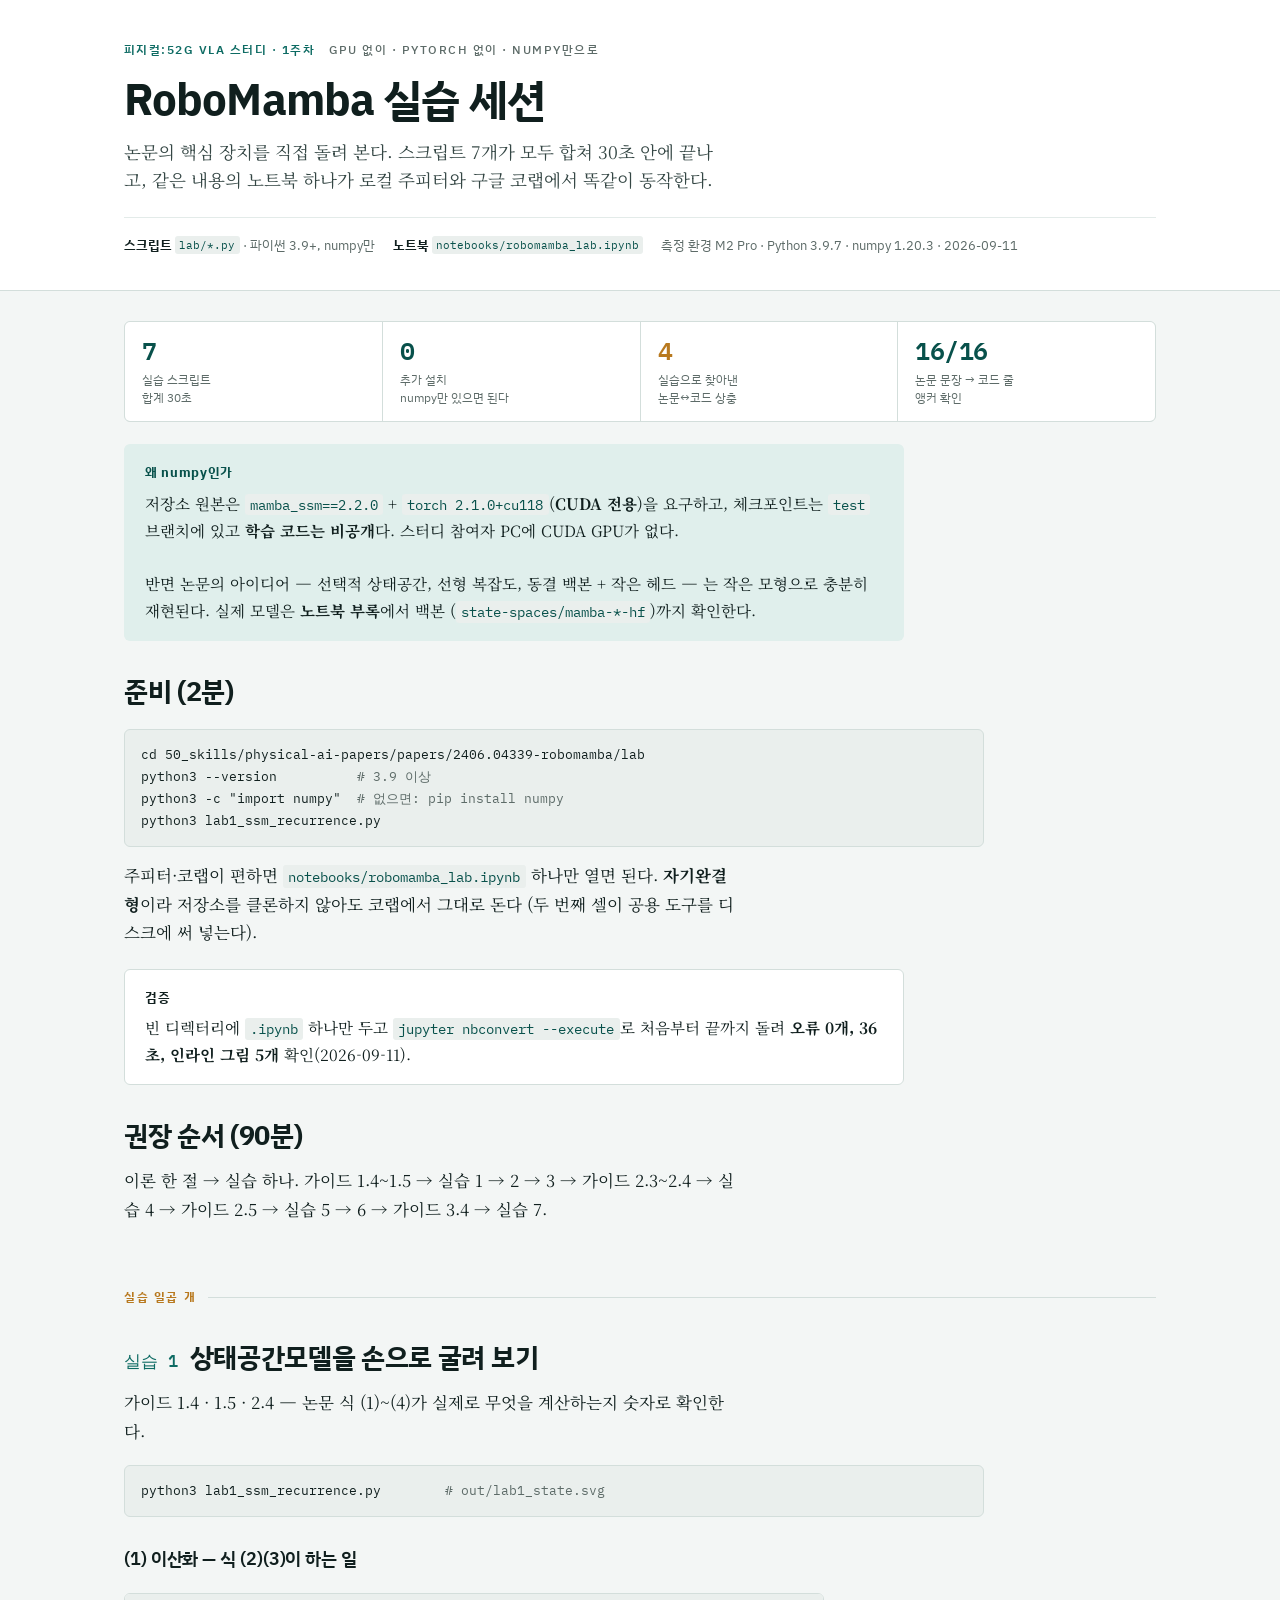
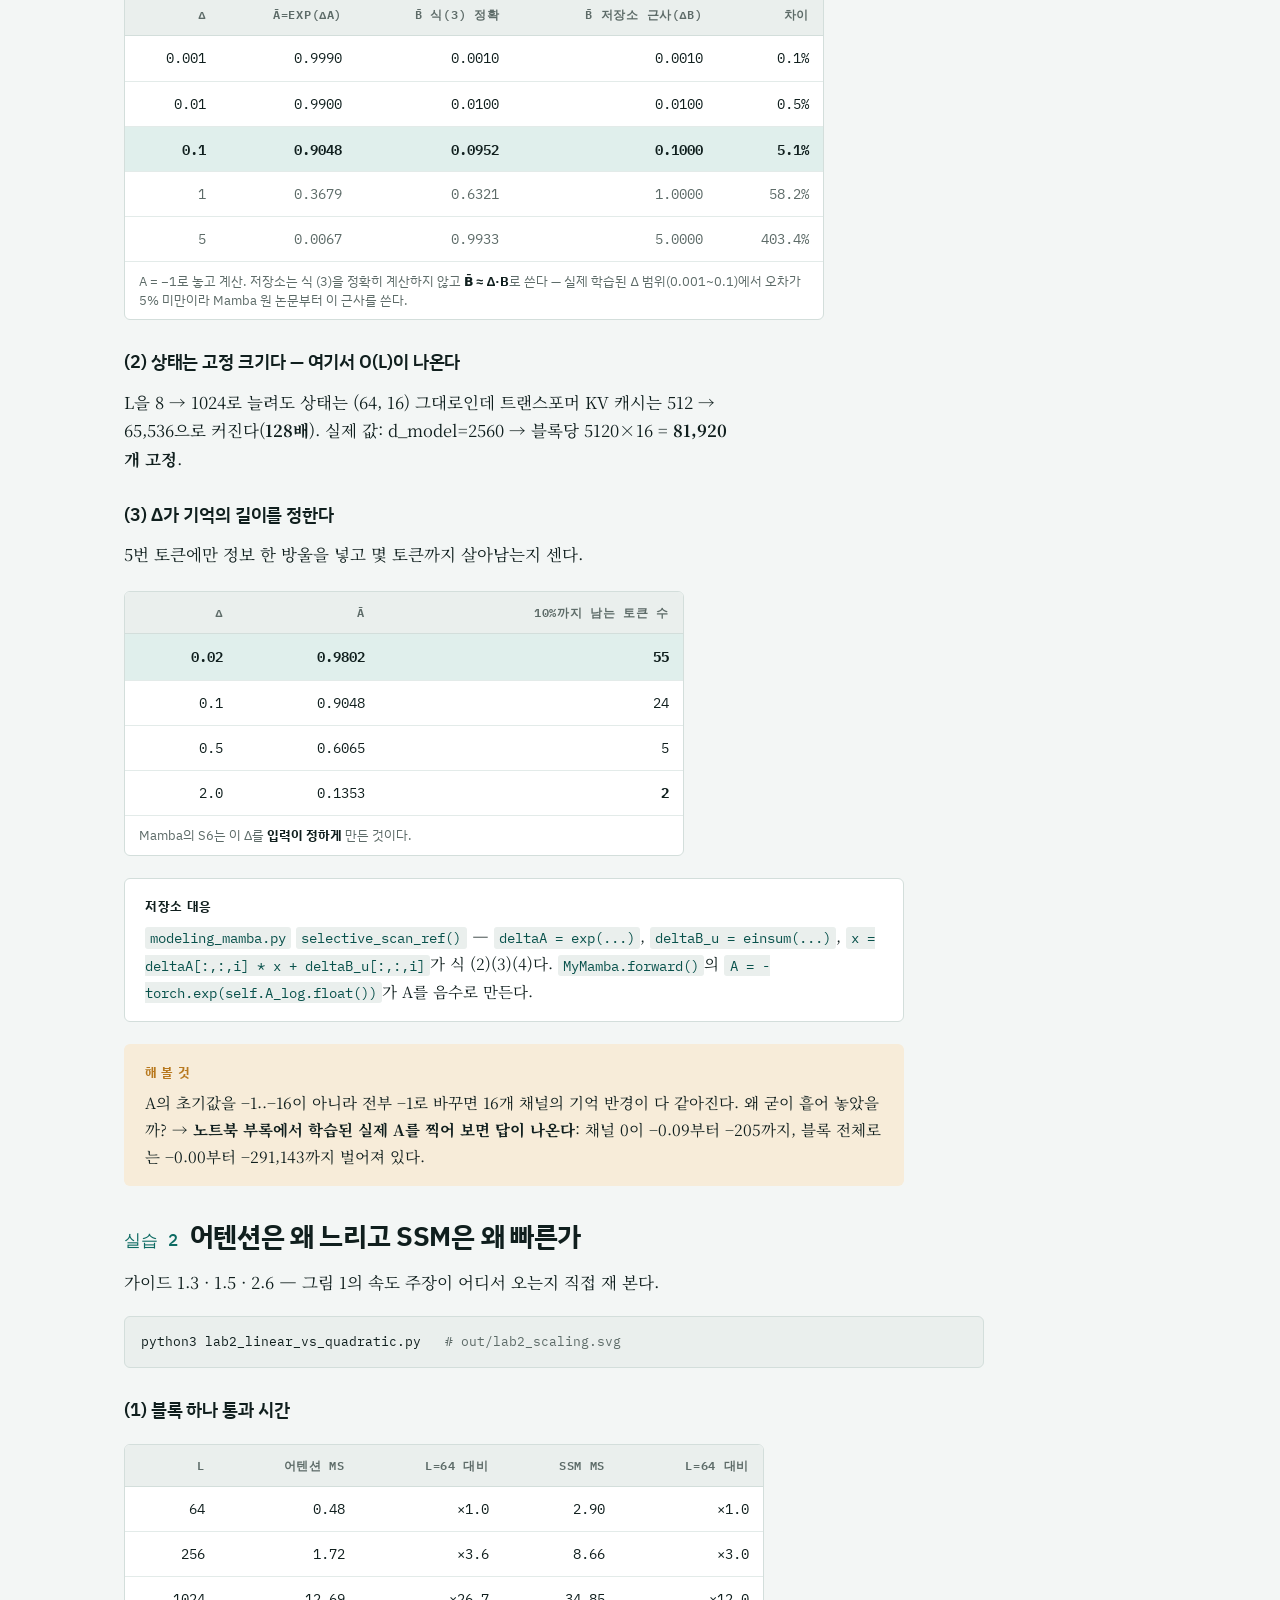
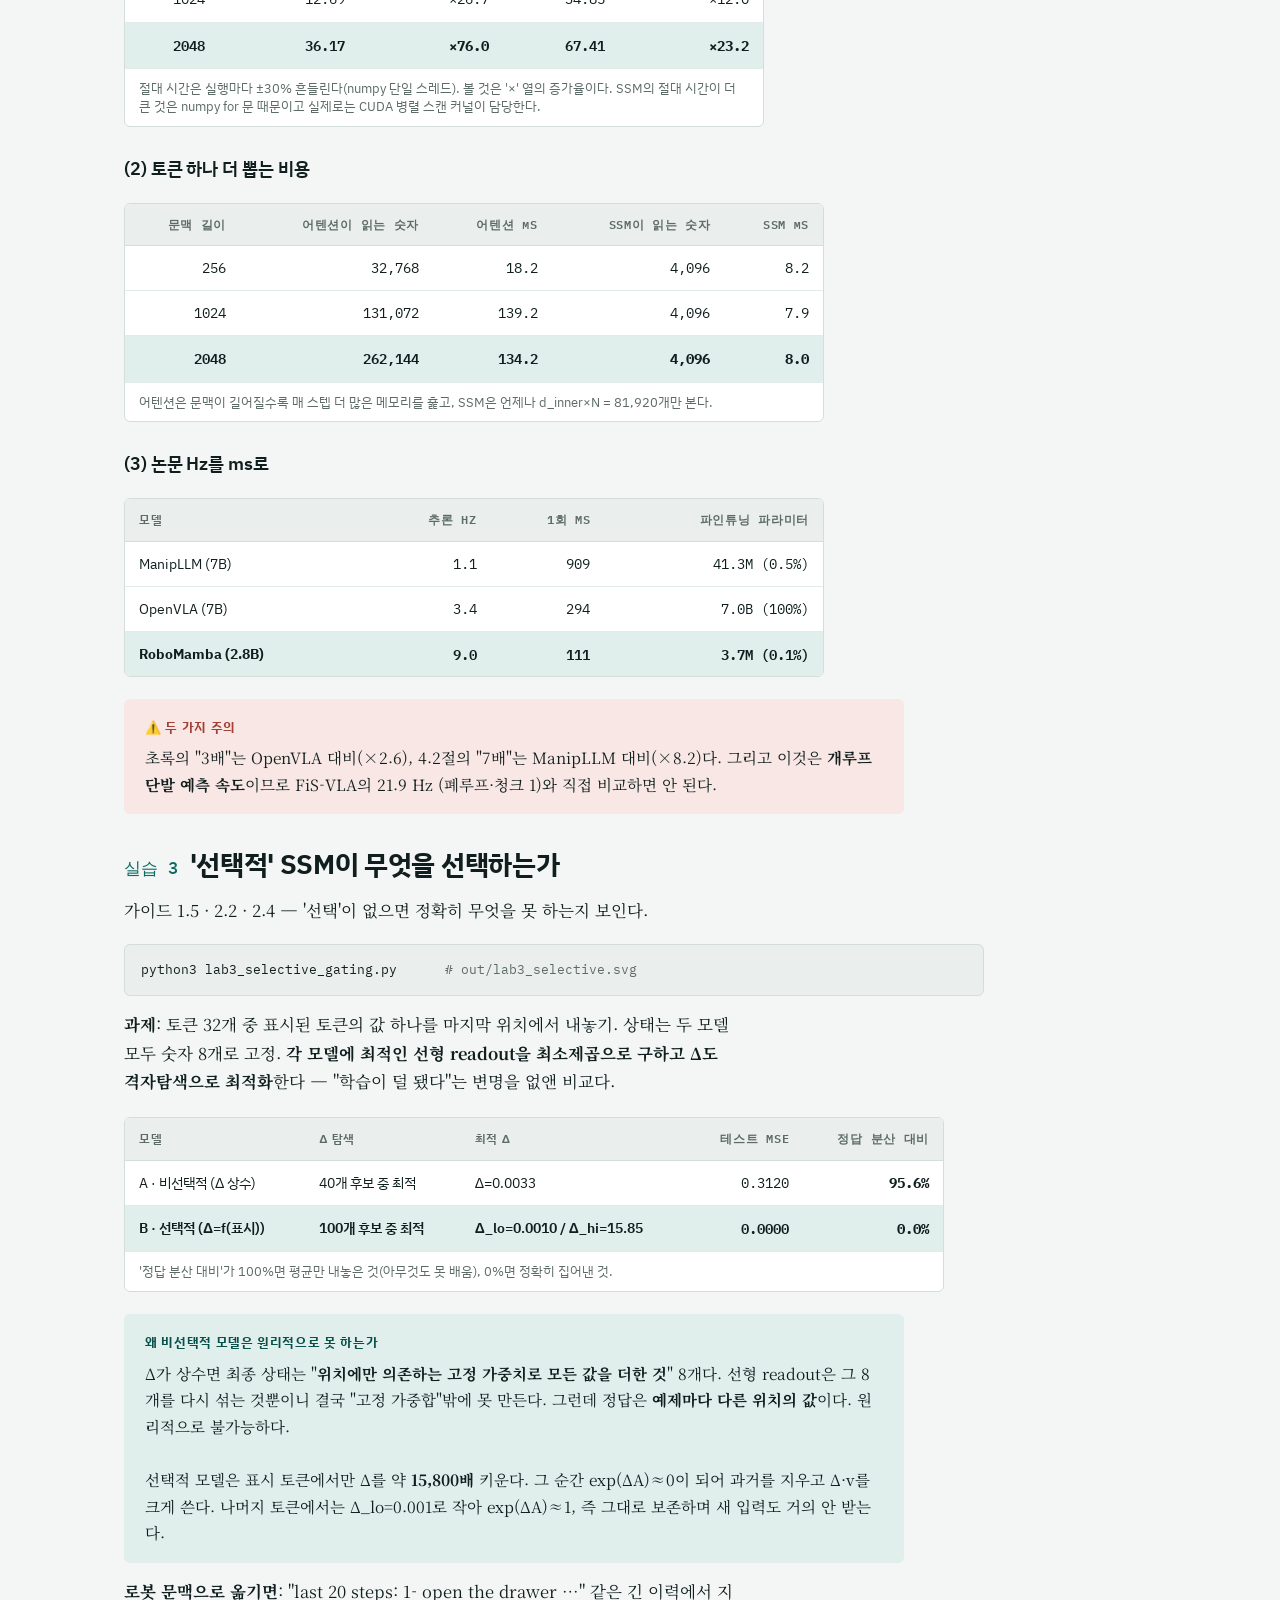
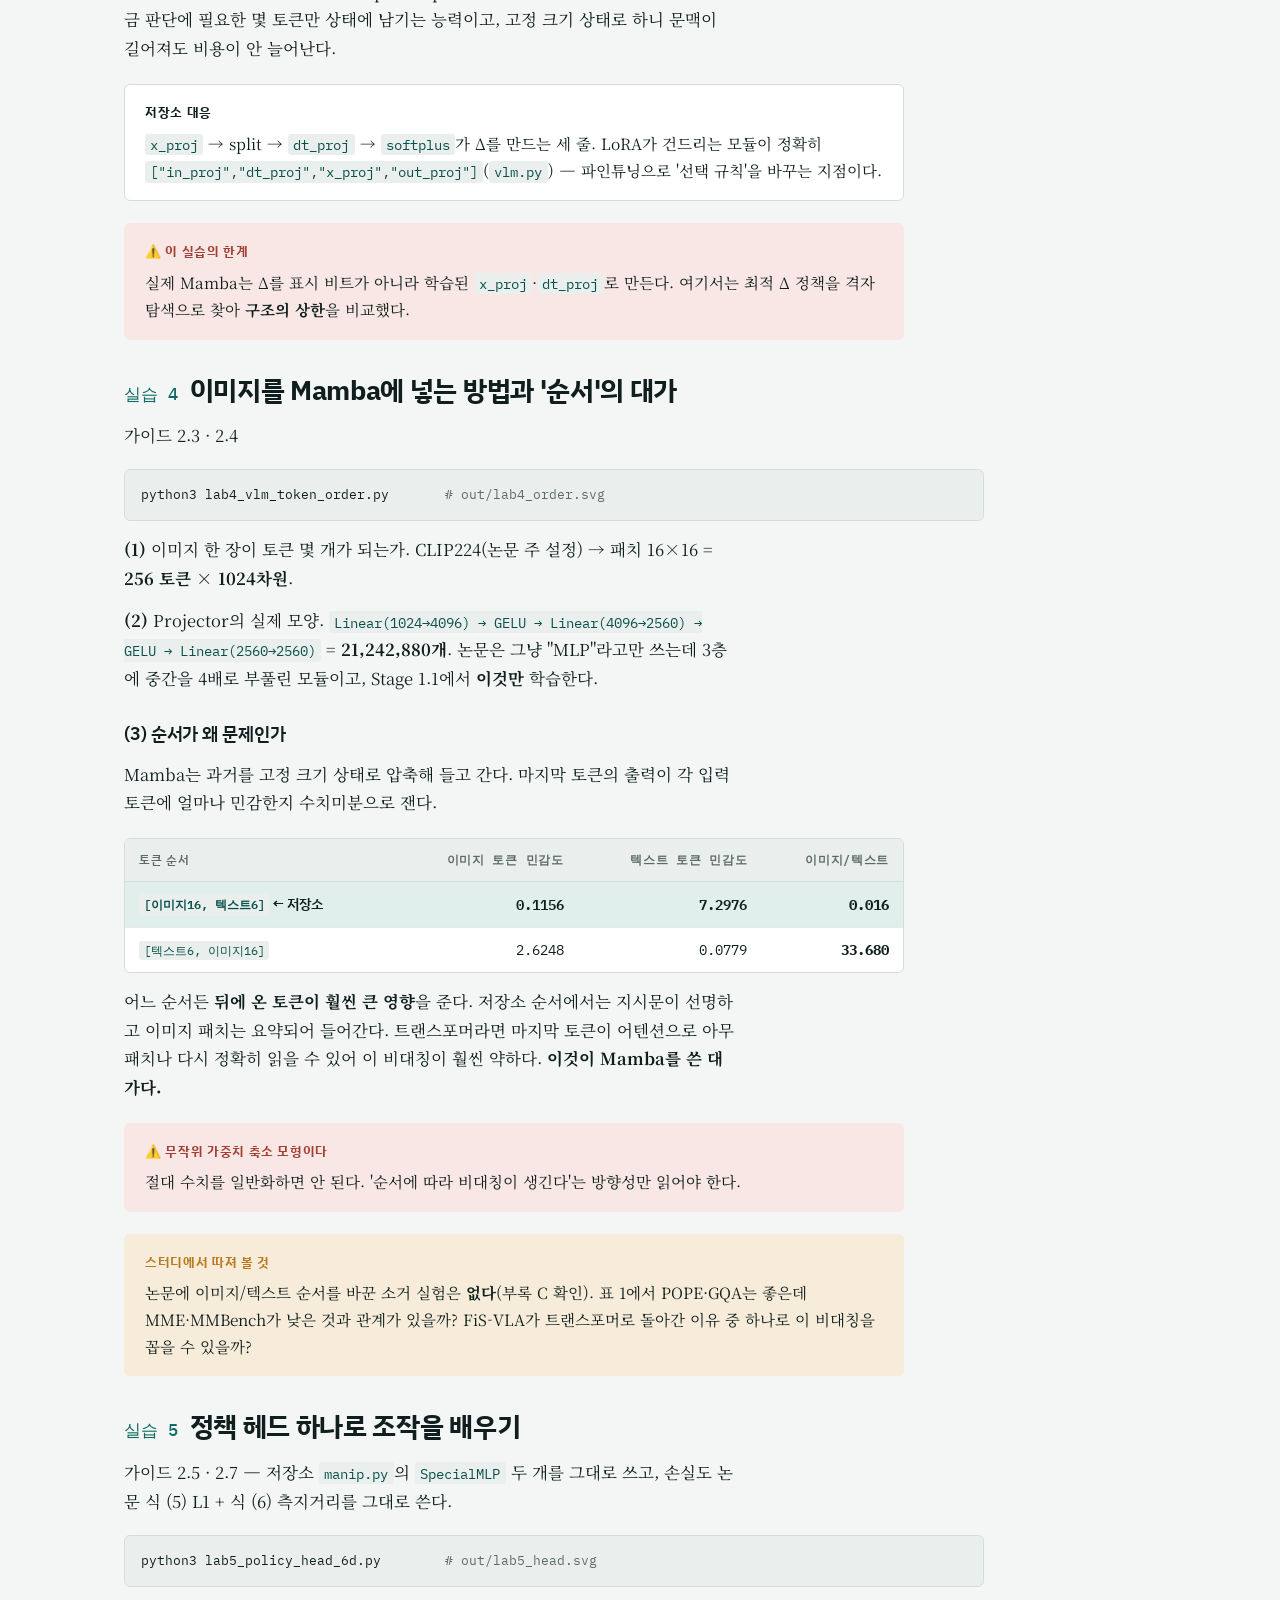
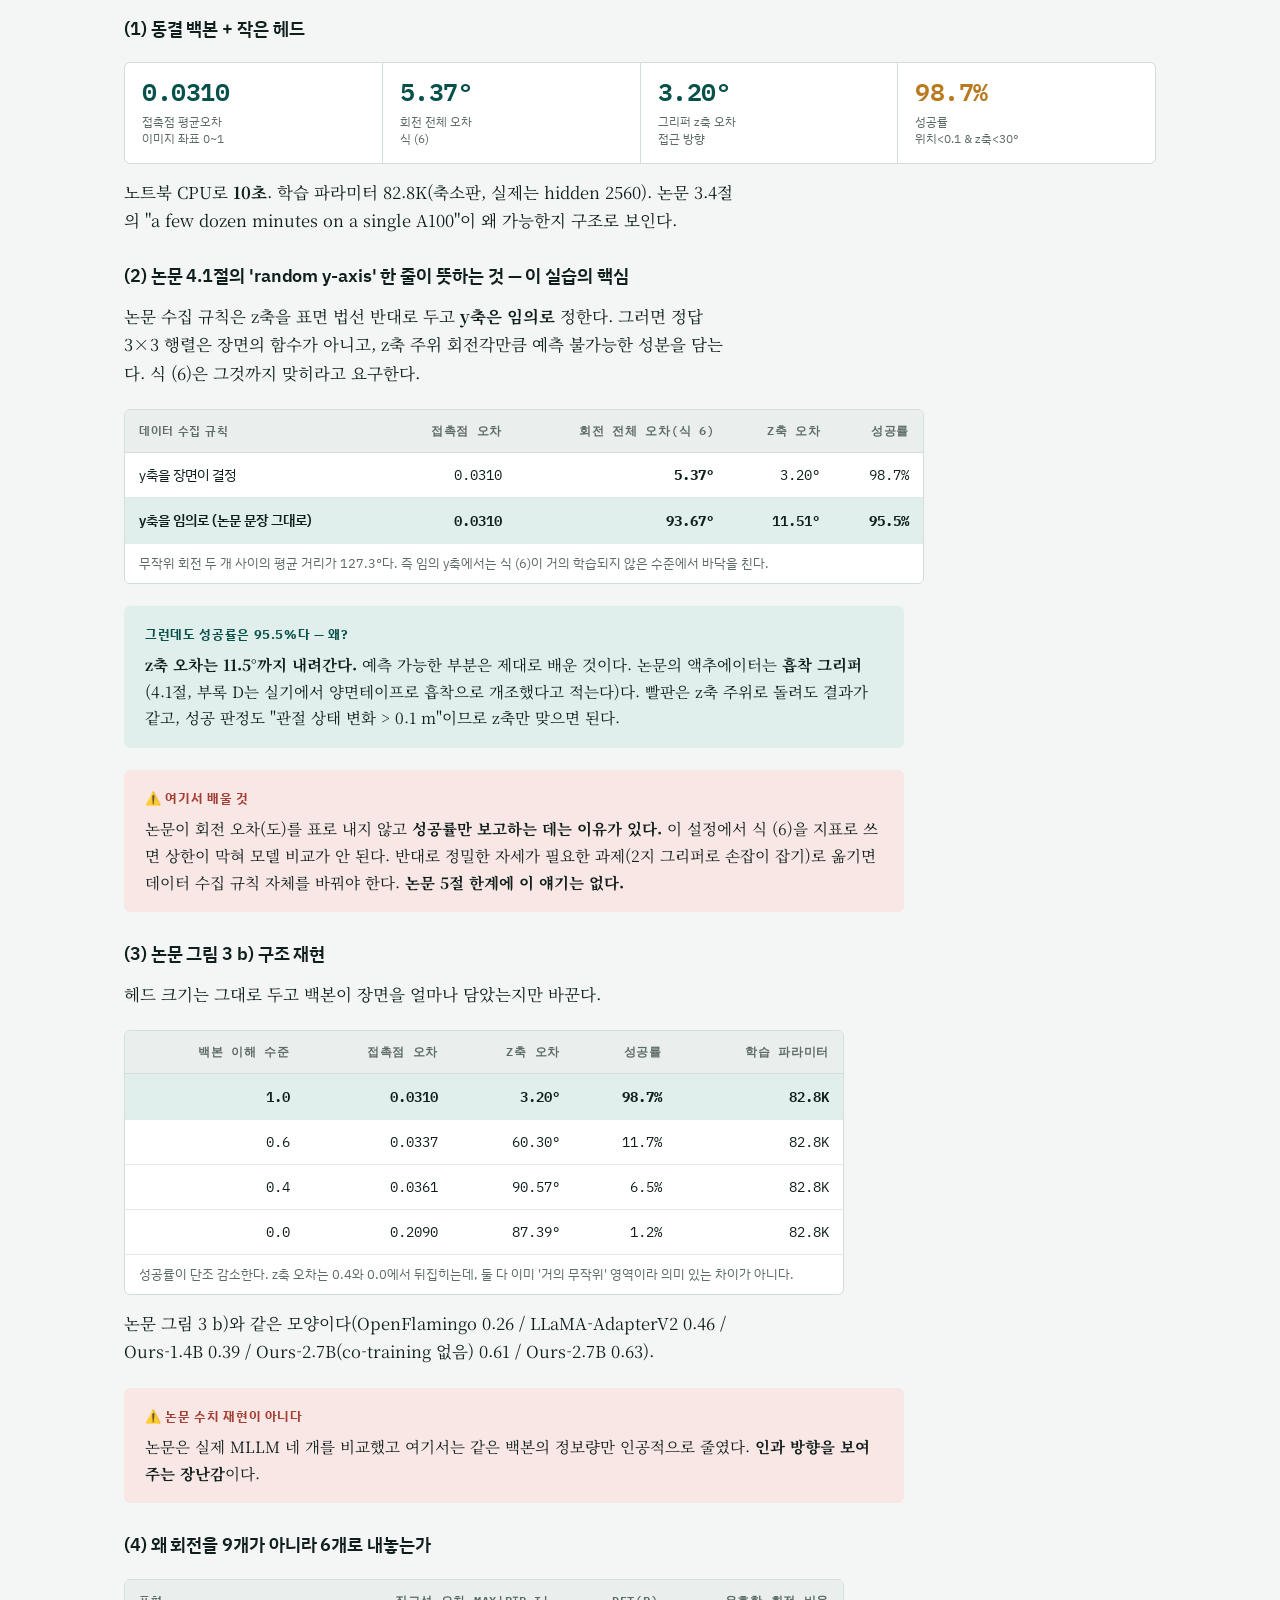
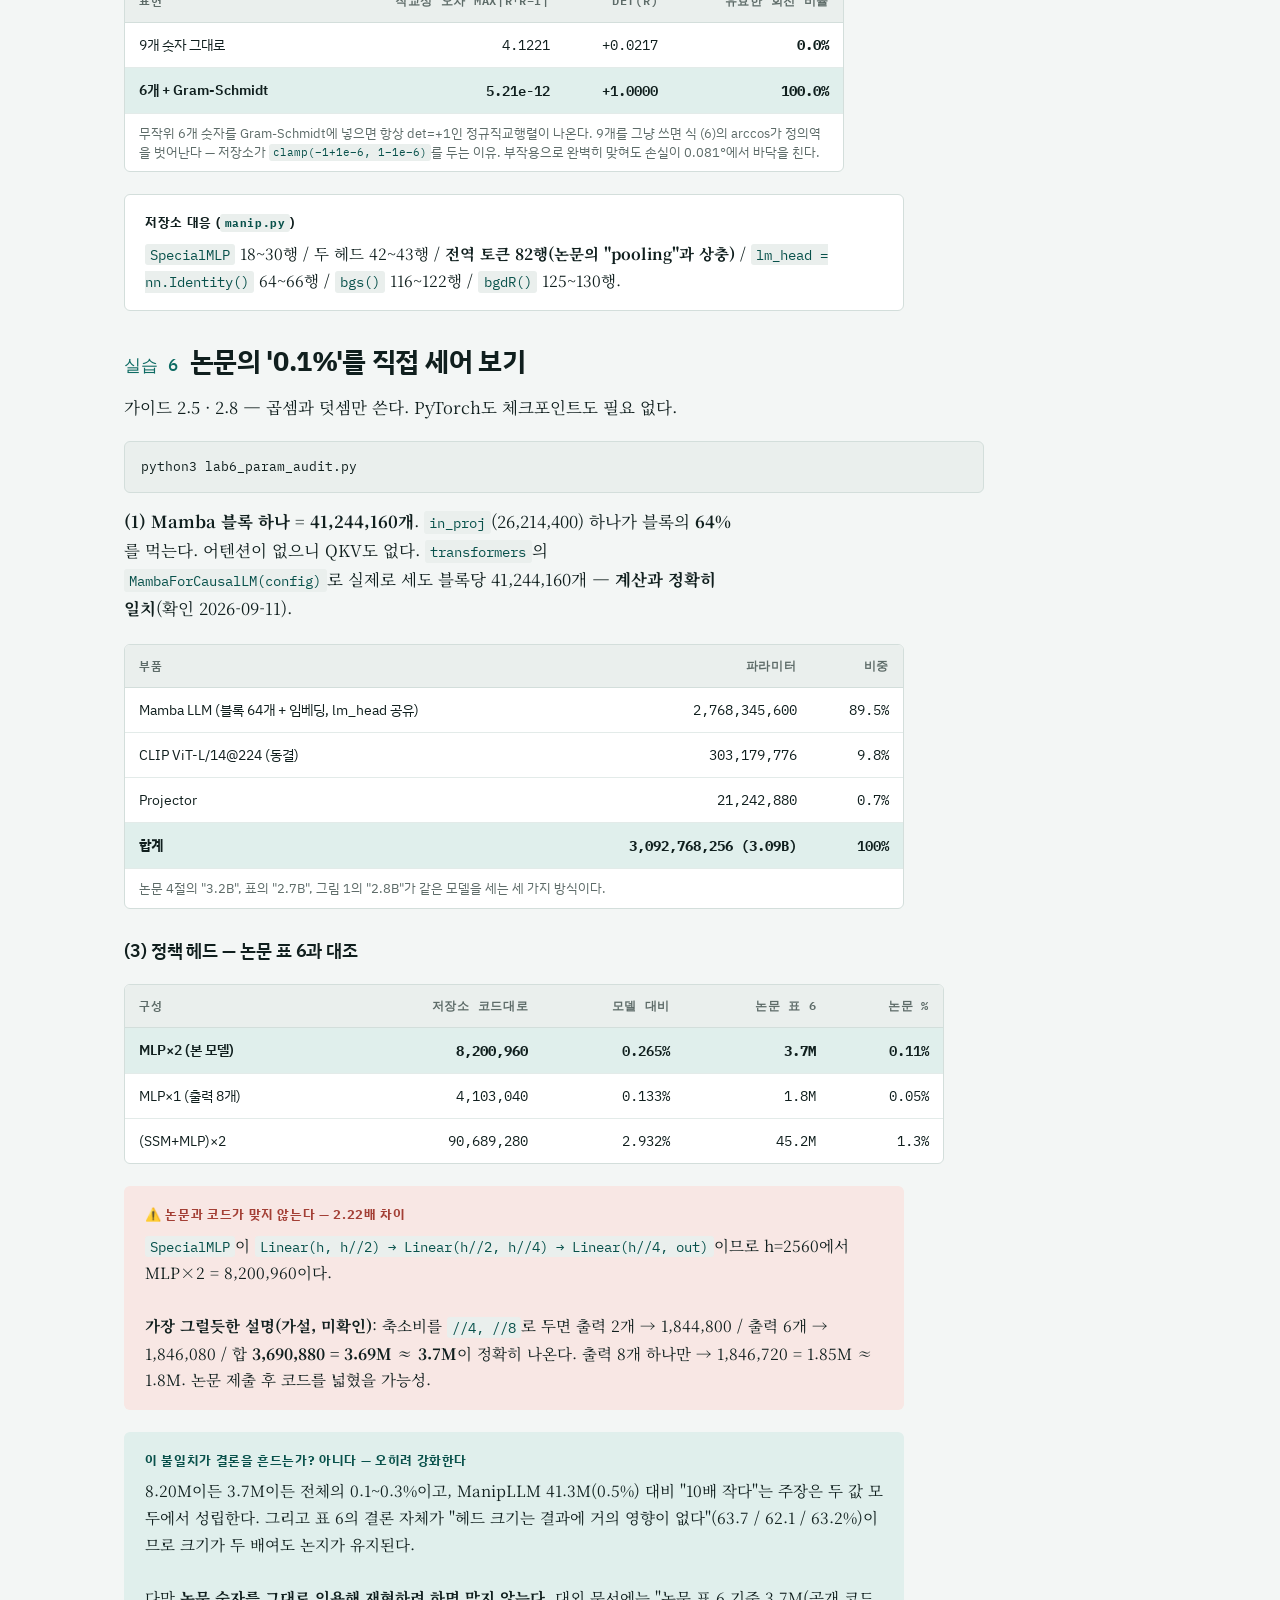
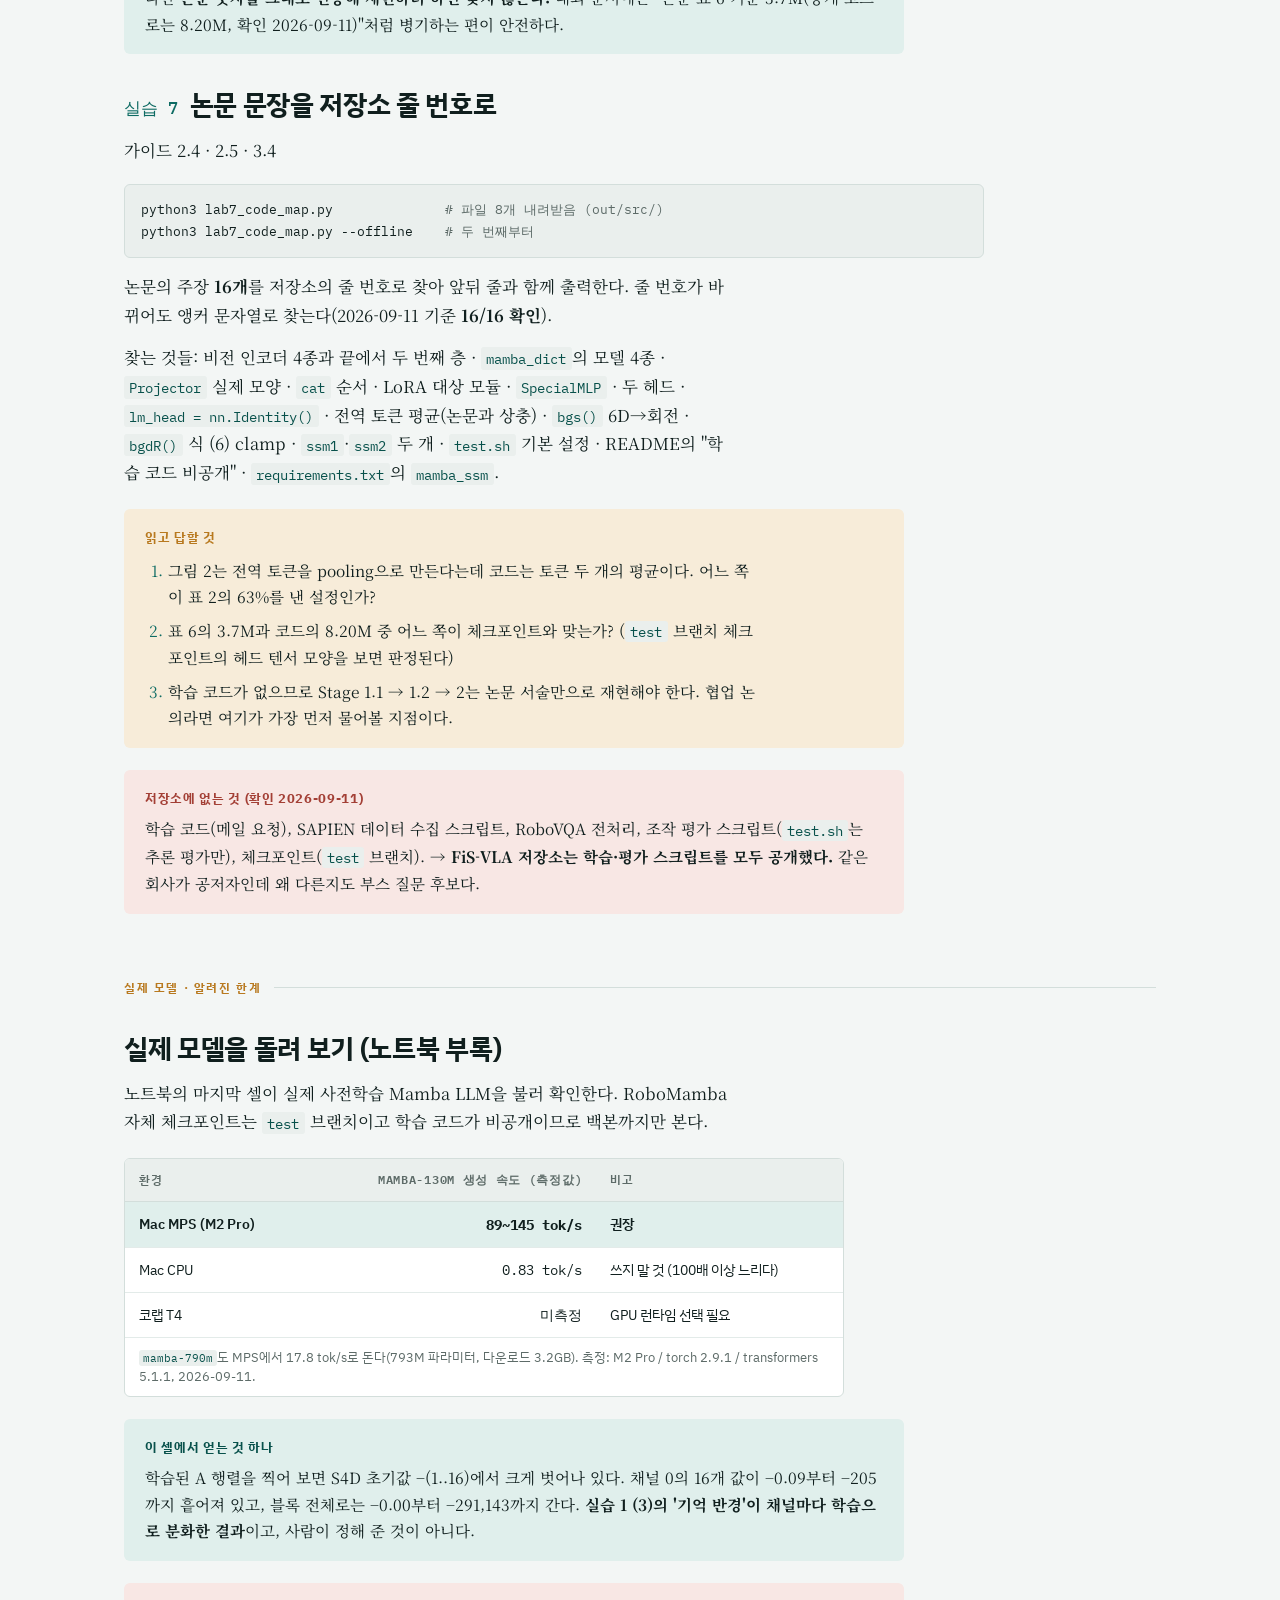
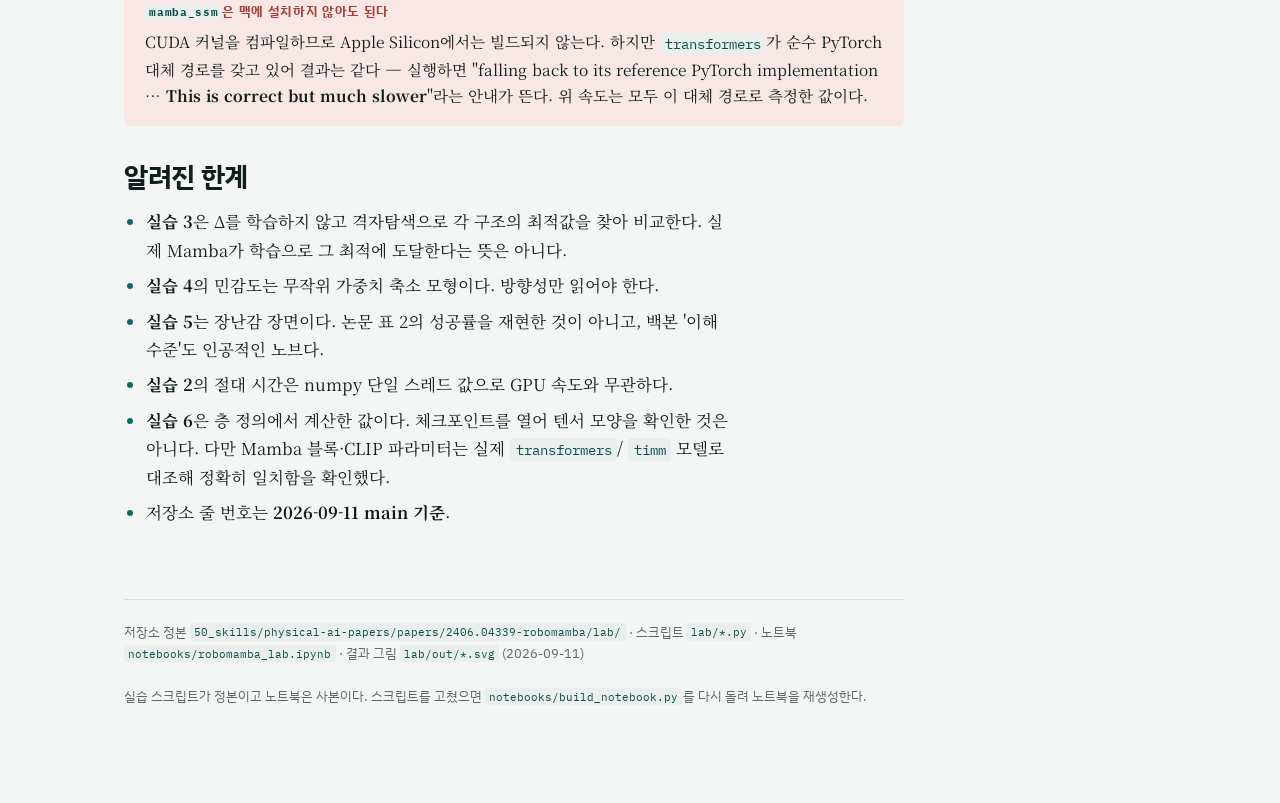
<file: papers/robomamba/lab.html>
<!DOCTYPE html>
<html lang="ko">
<head>
<meta charset="utf-8">
<meta name="viewport" content="width=device-width, initial-scale=1">
<style>
    html { color-scheme: light; }
    body { margin: 0; font: 14px system-ui, -apple-system, sans-serif; background: #fafaf9; }
    img { max-width: 100%; }
    [hidden] { display: none !important; }
</style>
<title>RoboMamba 실습 세션</title>
<link rel="preconnect" href="https://fonts.gstatic.com" crossorigin>
<link rel="stylesheet" href="https://fonts.googleapis.com/css2?family=IBM+Plex+Sans+KR:wght@400;500;600;700&family=Noto+Serif+KR:wght@400;600;700&family=IBM+Plex+Mono:wght@400;500;600&display=swap">
<link rel="stylesheet" href="../../style.css">

</head>
<body>
<header class="masthead">
  <div class="wrap">
    <div class="eyebrow">
      <span>피지컬:52g VLA 스터디 · 1주차</span>
      <span class="dim">GPU 없이 · PyTorch 없이 · numpy만으로</span>
    </div>
    <h1>RoboMamba 실습 세션</h1>
    <p class="standfirst">
      논문의 핵심 장치를 직접 돌려 본다. 스크립트 7개가 모두 합쳐 30초 안에 끝나고,
      같은 내용의 노트북 하나가 로컬 주피터와 구글 코랩에서 똑같이 동작한다.
    </p>
    <div class="meta">
      <span><strong>스크립트</strong> <code>lab/*.py</code> · 파이썬 3.9+, numpy만</span>
      <span><strong>노트북</strong> <code>notebooks/robomamba_lab.ipynb</code></span>
      <span class="dim">측정 환경 M2 Pro · Python 3.9.7 · numpy 1.20.3 · 2026-09-11</span>
    </div>
  </div>
</header>

<div class="wrap">
<main>

<div class="figs">
  <div class="fig"><span class="v">7</span><span class="k">실습 스크립트<br>합계 30초</span></div>
  <div class="fig"><span class="v">0</span><span class="k">추가 설치<br>numpy만 있으면 된다</span></div>
  <div class="fig spike"><span class="v">4</span><span class="k">실습으로 찾아낸<br>논문↔코드 상충</span></div>
  <div class="fig"><span class="v">16/16</span><span class="k">논문 문장 → 코드 줄<br>앵커 확인</span></div>
</div>

<div class="box key">
  <span class="h">왜 numpy인가</span>
  저장소 원본은 <code>mamba_ssm==2.2.0</code> + <code>torch 2.1.0+cu118</code>(<strong>CUDA
  전용</strong>)을 요구하고, 체크포인트는 <code>test</code> 브랜치에 있고 <strong>학습 코드는
  비공개</strong>다. 스터디 참여자 PC에 CUDA GPU가 없다.
  <br><br>
  반면 논문의 아이디어 — 선택적 상태공간, 선형 복잡도, 동결 백본 + 작은 헤드 — 는 작은
  모형으로 충분히 재현된다. 실제 모델은 <strong>노트북 부록</strong>에서 백본
  (<code>state-spaces/mamba-*-hf</code>)까지 확인한다.
</div>

<h2>준비 (2분)</h2>
<pre class="code">cd 50_skills/physical-ai-papers/papers/2406.04339-robomamba/lab
python3 --version          <span class="c"># 3.9 이상</span>
python3 -c "import numpy"  <span class="c"># 없으면: pip install numpy</span>
python3 lab1_ssm_recurrence.py</pre>
<p>주피터·코랩이 편하면 <code>notebooks/robomamba_lab.ipynb</code> 하나만 열면 된다.
<strong>자기완결형</strong>이라 저장소를 클론하지 않아도 코랩에서 그대로 돈다
(두 번째 셀이 공용 도구를 디스크에 써 넣는다).</p>
<div class="box">
  <span class="h">검증</span>
  빈 디렉터리에 <code>.ipynb</code> 하나만 두고 <code>jupyter nbconvert --execute</code>로
  처음부터 끝까지 돌려 <strong>오류 0개, 36초, 인라인 그림 5개</strong> 확인(2026-09-11).
</div>

<h2>권장 순서 (90분)</h2>
<p>이론 한 절 → 실습 하나. 가이드 1.4~1.5 → 실습 1 → 2 → 3 → 가이드 2.3~2.4 →
실습 4 → 가이드 2.5 → 실습 5 → 6 → 가이드 3.4 → 실습 7.</p>

<div class="part">실습 일곱 개</div>

<h2 id="l1"><span class="num">실습 1</span>상태공간모델을 손으로 굴려 보기</h2>
<p class="col">가이드 1.4 · 1.5 · 2.4 — 논문 식 (1)~(4)가 실제로 무엇을 계산하는지 숫자로 확인한다.</p>
<pre class="code">python3 lab1_ssm_recurrence.py        <span class="c"># out/lab1_state.svg</span></pre>

<h3>(1) 이산화 — 식 (2)(3)이 하는 일</h3>
<div class="tbl" style="max-width:700px">
<table>
<thead><tr><th class="n">Δ</th><th class="n">Ā=exp(ΔA)</th><th class="n">B̄ 식(3) 정확</th><th class="n">B̄ 저장소 근사(ΔB)</th><th class="n">차이</th></tr></thead>
<tbody>
<tr><td class="n">0.001</td><td class="n">0.9990</td><td class="n">0.0010</td><td class="n">0.0010</td><td class="n">0.1%</td></tr>
<tr><td class="n">0.01</td><td class="n">0.9900</td><td class="n">0.0100</td><td class="n">0.0100</td><td class="n">0.5%</td></tr>
<tr class="hi"><td class="n">0.1</td><td class="n">0.9048</td><td class="n">0.0952</td><td class="n">0.1000</td><td class="n">5.1%</td></tr>
<tr class="dim"><td class="n">1</td><td class="n">0.3679</td><td class="n">0.6321</td><td class="n">1.0000</td><td class="n">58.2%</td></tr>
<tr class="dim"><td class="n">5</td><td class="n">0.0067</td><td class="n">0.9933</td><td class="n">5.0000</td><td class="n">403.4%</td></tr>
</tbody>
<caption>A = −1로 놓고 계산. 저장소는 식 (3)을 정확히 계산하지 않고 <strong>B̄ ≈ Δ·B</strong>로
쓴다 — 실제 학습된 Δ 범위(0.001~0.1)에서 오차가 5% 미만이라 Mamba 원 논문부터 이 근사를 쓴다.</caption>
</table>
</div>

<h3>(2) 상태는 고정 크기다 — 여기서 O(L)이 나온다</h3>
<p>L을 8 → 1024로 늘려도 상태는 (64, 16) 그대로인데 트랜스포머 KV 캐시는
512 → 65,536으로 커진다(<strong>128배</strong>). 실제 값: d_model=2560 → 블록당
5120×16 = <strong>81,920개 고정</strong>.</p>

<h3>(3) Δ가 기억의 길이를 정한다</h3>
<p>5번 토큰에만 정보 한 방울을 넣고 몇 토큰까지 살아남는지 센다.</p>
<div class="tbl" style="max-width:560px">
<table>
<thead><tr><th class="n">Δ</th><th class="n">Ā</th><th class="n">10%까지 남는 토큰 수</th></tr></thead>
<tbody>
<tr class="hi"><td class="n">0.02</td><td class="n">0.9802</td><td class="n"><strong>55</strong></td></tr>
<tr><td class="n">0.1</td><td class="n">0.9048</td><td class="n">24</td></tr>
<tr><td class="n">0.5</td><td class="n">0.6065</td><td class="n">5</td></tr>
<tr><td class="n">2.0</td><td class="n">0.1353</td><td class="n"><strong>2</strong></td></tr>
</tbody>
<caption>Mamba의 S6는 이 Δ를 <strong>입력이 정하게</strong> 만든 것이다.</caption>
</table>
</div>
<div class="box">
  <span class="h">저장소 대응</span>
  <code>modeling_mamba.py</code> <code>selective_scan_ref()</code> —
  <code>deltaA = exp(...)</code>, <code>deltaB_u = einsum(...)</code>,
  <code>x = deltaA[:,:,i] * x + deltaB_u[:,:,i]</code>가 식 (2)(3)(4)다.
  <code>MyMamba.forward()</code>의 <code>A = -torch.exp(self.A_log.float())</code>가 A를
  음수로 만든다.
</div>
<div class="box spike">
  <span class="h">해 볼 것</span>
  A의 초기값을 −1..−16이 아니라 전부 −1로 바꾸면 16개 채널의 기억 반경이 다 같아진다.
  왜 굳이 흩어 놓았을까? → <strong>노트북 부록에서 학습된 실제 A를 찍어 보면 답이
  나온다</strong>: 채널 0이 −0.09부터 −205까지, 블록 전체로는 −0.00부터 −291,143까지 벌어져 있다.
</div>

<h2 id="l2"><span class="num">실습 2</span>어텐션은 왜 느리고 SSM은 왜 빠른가</h2>
<p class="col">가이드 1.3 · 1.5 · 2.6 — 그림 1의 속도 주장이 어디서 오는지 직접 재 본다.</p>
<pre class="code">python3 lab2_linear_vs_quadratic.py   <span class="c"># out/lab2_scaling.svg</span></pre>

<h3>(1) 블록 하나 통과 시간</h3>
<div class="tbl" style="max-width:640px">
<table>
<thead><tr><th class="n">L</th><th class="n">어텐션 ms</th><th class="n">L=64 대비</th><th class="n">SSM ms</th><th class="n">L=64 대비</th></tr></thead>
<tbody>
<tr><td class="n">64</td><td class="n">0.48</td><td class="n">×1.0</td><td class="n">2.90</td><td class="n">×1.0</td></tr>
<tr><td class="n">256</td><td class="n">1.72</td><td class="n">×3.6</td><td class="n">8.66</td><td class="n">×3.0</td></tr>
<tr><td class="n">1024</td><td class="n">12.69</td><td class="n">×26.7</td><td class="n">34.85</td><td class="n">×12.0</td></tr>
<tr class="hi"><td class="n">2048</td><td class="n">36.17</td><td class="n"><strong>×76.0</strong></td><td class="n">67.41</td><td class="n"><strong>×23.2</strong></td></tr>
</tbody>
<caption>절대 시간은 실행마다 ±30% 흔들린다(numpy 단일 스레드). 볼 것은 '×' 열의 증가율이다.
SSM의 절대 시간이 더 큰 것은 numpy for 문 때문이고 실제로는 CUDA 병렬 스캔 커널이 담당한다.</caption>
</table>
</div>

<h3>(2) 토큰 하나 더 뽑는 비용</h3>
<div class="tbl" style="max-width:700px">
<table>
<thead><tr><th class="n">문맥 길이</th><th class="n">어텐션이 읽는 숫자</th><th class="n">어텐션 µs</th><th class="n">SSM이 읽는 숫자</th><th class="n">SSM µs</th></tr></thead>
<tbody>
<tr><td class="n">256</td><td class="n">32,768</td><td class="n">18.2</td><td class="n">4,096</td><td class="n">8.2</td></tr>
<tr><td class="n">1024</td><td class="n">131,072</td><td class="n">139.2</td><td class="n">4,096</td><td class="n">7.9</td></tr>
<tr class="hi"><td class="n">2048</td><td class="n">262,144</td><td class="n">134.2</td><td class="n"><strong>4,096</strong></td><td class="n"><strong>8.0</strong></td></tr>
</tbody>
<caption>어텐션은 문맥이 길어질수록 매 스텝 더 많은 메모리를 훑고, SSM은 언제나
d_inner×N = 81,920개만 본다.</caption>
</table>
</div>

<h3>(3) 논문 Hz를 ms로</h3>
<div class="tbl" style="max-width:700px">
<table>
<thead><tr><th>모델</th><th class="n">추론 Hz</th><th class="n">1회 ms</th><th class="n">파인튜닝 파라미터</th></tr></thead>
<tbody>
<tr><td>ManipLLM (7B)</td><td class="n">1.1</td><td class="n">909</td><td class="n">41.3M (0.5%)</td></tr>
<tr><td>OpenVLA (7B)</td><td class="n">3.4</td><td class="n">294</td><td class="n">7.0B (100%)</td></tr>
<tr class="hi"><td><strong>RoboMamba (2.8B)</strong></td><td class="n">9.0</td><td class="n">111</td><td class="n">3.7M (0.1%)</td></tr>
</tbody>
</table>
</div>
<div class="box warn">
  <span class="h">⚠️ 두 가지 주의</span>
  초록의 "3배"는 OpenVLA 대비(×2.6), 4.2절의 "7배"는 ManipLLM 대비(×8.2)다.
  그리고 이것은 <strong>개루프 단발 예측 속도</strong>이므로 FiS-VLA의 21.9 Hz
  (폐루프·청크 1)와 직접 비교하면 안 된다.
</div>

<h2 id="l3"><span class="num">실습 3</span>'선택적' SSM이 무엇을 선택하는가</h2>
<p class="col">가이드 1.5 · 2.2 · 2.4 — '선택'이 없으면 정확히 무엇을 못 하는지 보인다.</p>
<pre class="code">python3 lab3_selective_gating.py      <span class="c"># out/lab3_selective.svg</span></pre>
<p><strong>과제</strong>: 토큰 32개 중 표시된 토큰의 값 하나를 마지막 위치에서 내놓기.
상태는 두 모델 모두 숫자 8개로 고정. <strong>각 모델에 최적인 선형 readout을 최소제곱으로
구하고 Δ도 격자탐색으로 최적화</strong>한다 — "학습이 덜 됐다"는 변명을 없앤 비교다.</p>
<div class="tbl" style="max-width:820px">
<table>
<thead><tr><th>모델</th><th>Δ 탐색</th><th>최적 Δ</th><th class="n">테스트 MSE</th><th class="n">정답 분산 대비</th></tr></thead>
<tbody>
<tr><td>A · 비선택적 (Δ 상수)</td><td>40개 후보 중 최적</td><td>Δ=0.0033</td><td class="n">0.3120</td><td class="n"><strong>95.6%</strong></td></tr>
<tr class="hi"><td>B · 선택적 (Δ=f(표시))</td><td>100개 후보 중 최적</td><td>Δ_lo=0.0010 / Δ_hi=15.85</td><td class="n">0.0000</td><td class="n"><strong>0.0%</strong></td></tr>
</tbody>
<caption>'정답 분산 대비'가 100%면 평균만 내놓은 것(아무것도 못 배움), 0%면 정확히 집어낸 것.</caption>
</table>
</div>
<div class="box key">
  <span class="h">왜 비선택적 모델은 원리적으로 못 하는가</span>
  Δ가 상수면 최종 상태는 "<strong>위치에만 의존하는 고정 가중치로 모든 값을 더한 것</strong>"
  8개다. 선형 readout은 그 8개를 다시 섞는 것뿐이니 결국 "고정 가중합"밖에 못 만든다.
  그런데 정답은 <strong>예제마다 다른 위치의 값</strong>이다. 원리적으로 불가능하다.
  <br><br>
  선택적 모델은 표시 토큰에서만 Δ를 약 <strong>15,800배</strong> 키운다. 그 순간
  exp(ΔA)≈0이 되어 과거를 지우고 Δ·v를 크게 쓴다. 나머지 토큰에서는 Δ_lo=0.001로 작아
  exp(ΔA)≈1, 즉 그대로 보존하며 새 입력도 거의 안 받는다.
</div>
<p><strong>로봇 문맥으로 옮기면</strong>: "last 20 steps: 1- open the drawer …" 같은 긴
이력에서 지금 판단에 필요한 몇 토큰만 상태에 남기는 능력이고, 고정 크기 상태로 하니
문맥이 길어져도 비용이 안 늘어난다.</p>
<div class="box">
  <span class="h">저장소 대응</span>
  <code>x_proj</code> → split → <code>dt_proj</code> → <code>softplus</code>가 Δ를 만드는
  세 줄. LoRA가 건드리는 모듈이 정확히
  <code>["in_proj","dt_proj","x_proj","out_proj"]</code>(<code>vlm.py</code>) —
  파인튜닝으로 '선택 규칙'을 바꾸는 지점이다.
</div>
<div class="box warn">
  <span class="h">⚠️ 이 실습의 한계</span>
  실제 Mamba는 Δ를 표시 비트가 아니라 학습된 <code>x_proj</code>·<code>dt_proj</code>로
  만든다. 여기서는 최적 Δ 정책을 격자탐색으로 찾아 <strong>구조의 상한</strong>을 비교했다.
</div>

<h2 id="l4"><span class="num">실습 4</span>이미지를 Mamba에 넣는 방법과 '순서'의 대가</h2>
<p class="col">가이드 2.3 · 2.4</p>
<pre class="code">python3 lab4_vlm_token_order.py       <span class="c"># out/lab4_order.svg</span></pre>
<p><strong>(1)</strong> 이미지 한 장이 토큰 몇 개가 되는가. CLIP224(논문 주 설정) → 패치
16×16 = <strong>256 토큰 × 1024차원</strong>.</p>
<p><strong>(2)</strong> Projector의 실제 모양.
<code>Linear(1024→4096) → GELU → Linear(4096→2560) → GELU → Linear(2560→2560)</code>
= <strong>21,242,880개</strong>. 논문은 그냥 "MLP"라고만 쓰는데 3층에 중간을 4배로 부풀린
모듈이고, Stage 1.1에서 <strong>이것만</strong> 학습한다.</p>
<h3>(3) 순서가 왜 문제인가</h3>
<p>Mamba는 과거를 고정 크기 상태로 압축해 들고 간다. 마지막 토큰의 출력이 각 입력 토큰에
얼마나 민감한지 수치미분으로 잰다.</p>
<div class="tbl" style="max-width:780px">
<table>
<thead><tr><th>토큰 순서</th><th class="n">이미지 토큰 민감도</th><th class="n">텍스트 토큰 민감도</th><th class="n">이미지/텍스트</th></tr></thead>
<tbody>
<tr class="hi"><td><code>[이미지16, 텍스트6]</code> ← 저장소</td><td class="n">0.1156</td><td class="n">7.2976</td><td class="n"><strong>0.016</strong></td></tr>
<tr><td><code>[텍스트6, 이미지16]</code></td><td class="n">2.6248</td><td class="n">0.0779</td><td class="n"><strong>33.680</strong></td></tr>
</tbody>
</table>
</div>
<p>어느 순서든 <strong>뒤에 온 토큰이 훨씬 큰 영향</strong>을 준다. 저장소 순서에서는
지시문이 선명하고 이미지 패치는 요약되어 들어간다. 트랜스포머라면 마지막 토큰이 어텐션으로
아무 패치나 다시 정확히 읽을 수 있어 이 비대칭이 훨씬 약하다.
<strong>이것이 Mamba를 쓴 대가다.</strong></p>
<div class="box warn">
  <span class="h">⚠️ 무작위 가중치 축소 모형이다</span>
  절대 수치를 일반화하면 안 된다. '순서에 따라 비대칭이 생긴다'는 방향성만 읽어야 한다.
</div>
<div class="box spike">
  <span class="h">스터디에서 따져 볼 것</span>
  논문에 이미지/텍스트 순서를 바꾼 소거 실험은 <strong>없다</strong>(부록 C 확인).
  표 1에서 POPE·GQA는 좋은데 MME·MMBench가 낮은 것과 관계가 있을까?
  FiS-VLA가 트랜스포머로 돌아간 이유 중 하나로 이 비대칭을 꼽을 수 있을까?
</div>

<h2 id="l5"><span class="num">실습 5</span>정책 헤드 하나로 조작을 배우기</h2>
<p class="col">가이드 2.5 · 2.7 — 저장소 <code>manip.py</code>의 <code>SpecialMLP</code> 두 개를
그대로 쓰고, 손실도 논문 식 (5) L1 + 식 (6) 측지거리를 그대로 쓴다.</p>
<pre class="code">python3 lab5_policy_head_6d.py        <span class="c"># out/lab5_head.svg</span></pre>

<h3>(1) 동결 백본 + 작은 헤드</h3>
<div class="figs">
  <div class="fig"><span class="v">0.0310</span><span class="k">접촉점 평균오차<br>이미지 좌표 0~1</span></div>
  <div class="fig"><span class="v">5.37°</span><span class="k">회전 전체 오차<br>식 (6)</span></div>
  <div class="fig"><span class="v">3.20°</span><span class="k">그리퍼 z축 오차<br>접근 방향</span></div>
  <div class="fig spike"><span class="v">98.7%</span><span class="k">성공률<br>위치&lt;0.1 &amp; z축&lt;30°</span></div>
</div>
<p>노트북 CPU로 <strong>10초</strong>. 학습 파라미터 82.8K(축소판, 실제는 hidden 2560).
논문 3.4절의 "a few dozen minutes on a single A100"이 왜 가능한지 구조로 보인다.</p>

<h3>(2) 논문 4.1절의 'random y-axis' 한 줄이 뜻하는 것 — 이 실습의 핵심</h3>
<p>논문 수집 규칙은 z축을 표면 법선 반대로 두고 <strong>y축은 임의로</strong> 정한다.
그러면 정답 3×3 행렬은 장면의 함수가 아니고, z축 주위 회전각만큼 예측 불가능한 성분을
담는다. 식 (6)은 그것까지 맞히라고 요구한다.</p>
<div class="tbl" style="max-width:800px">
<table>
<thead><tr><th>데이터 수집 규칙</th><th class="n">접촉점 오차</th><th class="n">회전 전체 오차(식 6)</th><th class="n">z축 오차</th><th class="n">성공률</th></tr></thead>
<tbody>
<tr><td>y축을 장면이 결정</td><td class="n">0.0310</td><td class="n"><strong>5.37°</strong></td><td class="n">3.20°</td><td class="n">98.7%</td></tr>
<tr class="hi"><td>y축을 임의로 (논문 문장 그대로)</td><td class="n">0.0310</td><td class="n"><strong>93.67°</strong></td><td class="n">11.51°</td><td class="n"><strong>95.5%</strong></td></tr>
</tbody>
<caption>무작위 회전 두 개 사이의 평균 거리가 127.3°다. 즉 임의 y축에서는 식 (6)이
거의 학습되지 않은 수준에서 바닥을 친다.</caption>
</table>
</div>
<div class="box key">
  <span class="h">그런데도 성공률은 95.5%다 — 왜?</span>
  <strong>z축 오차는 11.5°까지 내려간다.</strong> 예측 가능한 부분은 제대로 배운 것이다.
  논문의 액추에이터는 <strong>흡착 그리퍼</strong>(4.1절, 부록 D는 실기에서 양면테이프로
  흡착으로 개조했다고 적는다)다. 빨판은 z축 주위로 돌려도 결과가 같고, 성공 판정도
  "관절 상태 변화 &gt; 0.1 m"이므로 z축만 맞으면 된다.
</div>
<div class="box warn">
  <span class="h">⚠️ 여기서 배울 것</span>
  논문이 회전 오차(도)를 표로 내지 않고 <strong>성공률만 보고하는 데는 이유가 있다.</strong>
  이 설정에서 식 (6)을 지표로 쓰면 상한이 막혀 모델 비교가 안 된다. 반대로 정밀한 자세가
  필요한 과제(2지 그리퍼로 손잡이 잡기)로 옮기면 데이터 수집 규칙 자체를 바꿔야 한다.
  <strong>논문 5절 한계에 이 얘기는 없다.</strong>
</div>

<h3>(3) 논문 그림 3 b) 구조 재현</h3>
<p>헤드 크기는 그대로 두고 백본이 장면을 얼마나 담았는지만 바꾼다.</p>
<div class="tbl" style="max-width:720px">
<table>
<thead><tr><th class="n">백본 이해 수준</th><th class="n">접촉점 오차</th><th class="n">z축 오차</th><th class="n">성공률</th><th class="n">학습 파라미터</th></tr></thead>
<tbody>
<tr class="hi"><td class="n">1.0</td><td class="n">0.0310</td><td class="n">3.20°</td><td class="n"><strong>98.7%</strong></td><td class="n">82.8K</td></tr>
<tr><td class="n">0.6</td><td class="n">0.0337</td><td class="n">60.30°</td><td class="n">11.7%</td><td class="n">82.8K</td></tr>
<tr><td class="n">0.4</td><td class="n">0.0361</td><td class="n">90.57°</td><td class="n">6.5%</td><td class="n">82.8K</td></tr>
<tr><td class="n">0.0</td><td class="n">0.2090</td><td class="n">87.39°</td><td class="n">1.2%</td><td class="n">82.8K</td></tr>
</tbody>
<caption>성공률이 단조 감소한다. z축 오차는 0.4와 0.0에서 뒤집히는데, 둘 다 이미
'거의 무작위' 영역이라 의미 있는 차이가 아니다.</caption>
</table>
</div>
<p>논문 그림 3 b)와 같은 모양이다(OpenFlamingo 0.26 / LLaMA-AdapterV2 0.46 /
Ours-1.4B 0.39 / Ours-2.7B(co-training 없음) 0.61 / Ours-2.7B 0.63).</p>
<div class="box warn">
  <span class="h">⚠️ 논문 수치 재현이 아니다</span>
  논문은 실제 MLLM 네 개를 비교했고 여기서는 같은 백본의 정보량만 인공적으로 줄였다.
  <strong>인과 방향을 보여 주는 장난감</strong>이다.
</div>

<h3>(4) 왜 회전을 9개가 아니라 6개로 내놓는가</h3>
<div class="tbl" style="max-width:720px">
<table>
<thead><tr><th>표현</th><th class="n">직교성 오차 max|RᵀR−I|</th><th class="n">det(R)</th><th class="n">유효한 회전 비율</th></tr></thead>
<tbody>
<tr><td>9개 숫자 그대로</td><td class="n">4.1221</td><td class="n">+0.0217</td><td class="n"><strong>0.0%</strong></td></tr>
<tr class="hi"><td>6개 + Gram-Schmidt</td><td class="n">5.21e-12</td><td class="n">+1.0000</td><td class="n"><strong>100.0%</strong></td></tr>
</tbody>
<caption>무작위 6개 숫자를 Gram-Schmidt에 넣으면 항상 det=+1인 정규직교행렬이 나온다.
9개를 그냥 쓰면 식 (6)의 arccos가 정의역을 벗어난다 — 저장소가
<code>clamp(−1+1e−6, 1−1e−6)</code>를 두는 이유. 부작용으로 완벽히 맞혀도 손실이
0.081°에서 바닥을 친다.</caption>
</table>
</div>
<div class="box">
  <span class="h">저장소 대응 (<code>manip.py</code>)</span>
  <code>SpecialMLP</code> 18~30행 / 두 헤드 42~43행 / <strong>전역 토큰 82행(논문의
  "pooling"과 상충)</strong> / <code>lm_head = nn.Identity()</code> 64~66행 /
  <code>bgs()</code> 116~122행 / <code>bgdR()</code> 125~130행.
</div>

<h2 id="l6"><span class="num">실습 6</span>논문의 '0.1%'를 직접 세어 보기</h2>
<p class="col">가이드 2.5 · 2.8 — 곱셈과 덧셈만 쓴다. PyTorch도 체크포인트도 필요 없다.</p>
<pre class="code">python3 lab6_param_audit.py</pre>
<p><strong>(1) Mamba 블록 하나</strong> = <strong>41,244,160개</strong>.
<code>in_proj</code>(26,214,400) 하나가 블록의 <strong>64%</strong>를 먹는다. 어텐션이
없으니 QKV도 없다. <code>transformers</code>의 <code>MambaForCausalLM(config)</code>로
실제로 세도 블록당 41,244,160개 — <strong>계산과 정확히 일치</strong>(확인 2026-09-11).</p>
<div class="tbl" style="max-width:780px">
<table>
<thead><tr><th>부품</th><th class="n">파라미터</th><th class="n">비중</th></tr></thead>
<tbody>
<tr><td>Mamba LLM (블록 64개 + 임베딩, lm_head 공유)</td><td class="n">2,768,345,600</td><td class="n">89.5%</td></tr>
<tr><td>CLIP ViT-L/14@224 (동결)</td><td class="n">303,179,776</td><td class="n">9.8%</td></tr>
<tr><td>Projector</td><td class="n">21,242,880</td><td class="n">0.7%</td></tr>
<tr class="hi"><td><strong>합계</strong></td><td class="n"><strong>3,092,768,256 (3.09B)</strong></td><td class="n">100%</td></tr>
</tbody>
<caption>논문 4절의 "3.2B", 표의 "2.7B", 그림 1의 "2.8B"가 같은 모델을 세는 세 가지 방식이다.</caption>
</table>
</div>
<h3>(3) 정책 헤드 — 논문 표 6과 대조</h3>
<div class="tbl" style="max-width:820px">
<table>
<thead><tr><th>구성</th><th class="n">저장소 코드대로</th><th class="n">모델 대비</th><th class="n">논문 표 6</th><th class="n">논문 %</th></tr></thead>
<tbody>
<tr class="hi"><td>MLP×2 (본 모델)</td><td class="n"><strong>8,200,960</strong></td><td class="n">0.265%</td><td class="n"><strong>3.7M</strong></td><td class="n">0.11%</td></tr>
<tr><td>MLP×1 (출력 8개)</td><td class="n">4,103,040</td><td class="n">0.133%</td><td class="n">1.8M</td><td class="n">0.05%</td></tr>
<tr><td>(SSM+MLP)×2</td><td class="n">90,689,280</td><td class="n">2.932%</td><td class="n">45.2M</td><td class="n">1.3%</td></tr>
</tbody>
</table>
</div>
<div class="box warn">
  <span class="h">⚠️ 논문과 코드가 맞지 않는다 — 2.22배 차이</span>
  <code>SpecialMLP</code>이 <code>Linear(h, h//2) → Linear(h//2, h//4) →
  Linear(h//4, out)</code>이므로 h=2560에서 MLP×2 = 8,200,960이다.
  <br><br>
  <strong>가장 그럴듯한 설명(가설, 미확인)</strong>: 축소비를 <code>//4, //8</code>로 두면
  출력 2개 → 1,844,800 / 출력 6개 → 1,846,080 / 합 <strong>3,690,880 = 3.69M ≈ 3.7M</strong>이
  정확히 나온다. 출력 8개 하나만 → 1,846,720 = 1.85M ≈ 1.8M. 논문 제출 후 코드를 넓혔을 가능성.
</div>
<div class="box key">
  <span class="h">이 불일치가 결론을 흔드는가? 아니다 — 오히려 강화한다</span>
  8.20M이든 3.7M이든 전체의 0.1~0.3%이고, ManipLLM 41.3M(0.5%) 대비 "10배 작다"는 주장은
  두 값 모두에서 성립한다. 그리고 표 6의 결론 자체가 "헤드 크기는 결과에 거의 영향이
  없다"(63.7 / 62.1 / 63.2%)이므로 크기가 두 배여도 논지가 유지된다.
  <br><br>
  다만 <strong>논문 숫자를 그대로 인용해 재현하려 하면 맞지 않는다.</strong> 대외 문서에는
  "논문 표 6 기준 3.7M(공개 코드로는 8.20M, 확인 2026-09-11)"처럼 병기하는 편이 안전하다.
</div>

<h2 id="l7"><span class="num">실습 7</span>논문 문장을 저장소 줄 번호로</h2>
<p class="col">가이드 2.4 · 2.5 · 3.4</p>
<pre class="code">python3 lab7_code_map.py              <span class="c"># 파일 8개 내려받음 (out/src/)</span>
python3 lab7_code_map.py --offline    <span class="c"># 두 번째부터</span></pre>
<p>논문의 주장 <strong>16개</strong>를 저장소의 줄 번호로 찾아 앞뒤 줄과 함께 출력한다.
줄 번호가 바뀌어도 앵커 문자열로 찾는다(2026-09-11 기준 <strong>16/16 확인</strong>).</p>
<p>찾는 것들: 비전 인코더 4종과 끝에서 두 번째 층 · <code>mamba_dict</code>의 모델 4종 ·
<code>Projector</code> 실제 모양 · <code>cat</code> 순서 · LoRA 대상 모듈 ·
<code>SpecialMLP</code> · 두 헤드 · <code>lm_head = nn.Identity()</code> ·
전역 토큰 평균(논문과 상충) · <code>bgs()</code> 6D→회전 · <code>bgdR()</code> 식 (6)
clamp · <code>ssm1</code>·<code>ssm2</code> 두 개 · <code>test.sh</code> 기본 설정 ·
README의 "학습 코드 비공개" · <code>requirements.txt</code>의 <code>mamba_ssm</code>.</p>
<div class="box spike">
  <span class="h">읽고 답할 것</span>
  <ol style="margin-top:8px">
  <li>그림 2는 전역 토큰을 pooling으로 만든다는데 코드는 토큰 두 개의 평균이다.
  어느 쪽이 표 2의 63%를 낸 설정인가?</li>
  <li>표 6의 3.7M과 코드의 8.20M 중 어느 쪽이 체크포인트와 맞는가?
  (<code>test</code> 브랜치 체크포인트의 헤드 텐서 모양을 보면 판정된다)</li>
  <li>학습 코드가 없으므로 Stage 1.1 → 1.2 → 2는 논문 서술만으로 재현해야 한다.
  협업 논의라면 여기가 가장 먼저 물어볼 지점이다.</li>
  </ol>
</div>
<div class="box warn">
  <span class="h">저장소에 없는 것 (확인 2026-09-11)</span>
  학습 코드(메일 요청), SAPIEN 데이터 수집 스크립트, RoboVQA 전처리, 조작 평가
  스크립트(<code>test.sh</code>는 추론 평가만), 체크포인트(<code>test</code> 브랜치).
  → <strong>FiS-VLA 저장소는 학습·평가 스크립트를 모두 공개했다.</strong>
  같은 회사가 공저자인데 왜 다른지도 부스 질문 후보다.
</div>

<div class="part">실제 모델 · 알려진 한계</div>

<h2>실제 모델을 돌려 보기 (노트북 부록)</h2>
<p>노트북의 마지막 셀이 실제 사전학습 Mamba LLM을 불러 확인한다. RoboMamba 자체
체크포인트는 <code>test</code> 브랜치이고 학습 코드가 비공개이므로 백본까지만 본다.</p>
<div class="tbl" style="max-width:720px">
<table>
<thead><tr><th>환경</th><th class="n">mamba-130m 생성 속도 (측정값)</th><th>비고</th></tr></thead>
<tbody>
<tr class="hi"><td>Mac MPS (M2 Pro)</td><td class="n"><strong>89~145 tok/s</strong></td><td>권장</td></tr>
<tr><td>Mac CPU</td><td class="n">0.83 tok/s</td><td>쓰지 말 것 (100배 이상 느리다)</td></tr>
<tr><td>코랩 T4</td><td class="n">미측정</td><td>GPU 런타임 선택 필요</td></tr>
</tbody>
<caption><code>mamba-790m</code>도 MPS에서 17.8 tok/s로 돈다(793M 파라미터, 다운로드 3.2GB).
측정: M2 Pro / torch 2.9.1 / transformers 5.1.1, 2026-09-11.</caption>
</table>
</div>
<div class="box key">
  <span class="h">이 셀에서 얻는 것 하나</span>
  학습된 A 행렬을 찍어 보면 S4D 초기값 −(1..16)에서 크게 벗어나 있다. 채널 0의 16개 값이
  −0.09부터 −205까지 흩어져 있고, 블록 전체로는 −0.00부터 −291,143까지 간다.
  <strong>실습 1 (3)의 '기억 반경'이 채널마다 학습으로 분화한 결과</strong>이고, 사람이
  정해 준 것이 아니다.
</div>
<div class="box warn">
  <span class="h"><code>mamba_ssm</code>은 맥에 설치하지 않아도 된다</span>
  CUDA 커널을 컴파일하므로 Apple Silicon에서는 빌드되지 않는다. 하지만
  <code>transformers</code>가 순수 PyTorch 대체 경로를 갖고 있어 결과는 같다 —
  실행하면 "falling back to its reference PyTorch implementation … <strong>This is correct
  but much slower</strong>"라는 안내가 뜬다. 위 속도는 모두 이 대체 경로로 측정한 값이다.
</div>

<h2>알려진 한계</h2>
<ul>
<li><strong>실습 3</strong>은 Δ를 학습하지 않고 격자탐색으로 각 구조의 최적값을 찾아
비교한다. 실제 Mamba가 학습으로 그 최적에 도달한다는 뜻은 아니다.</li>
<li><strong>실습 4</strong>의 민감도는 무작위 가중치 축소 모형이다. 방향성만 읽어야 한다.</li>
<li><strong>실습 5</strong>는 장난감 장면이다. 논문 표 2의 성공률을 재현한 것이 아니고,
백본 '이해 수준'도 인공적인 노브다.</li>
<li><strong>실습 2</strong>의 절대 시간은 numpy 단일 스레드 값으로 GPU 속도와 무관하다.</li>
<li><strong>실습 6</strong>은 층 정의에서 계산한 값이다. 체크포인트를 열어 텐서 모양을
확인한 것은 아니다. 다만 Mamba 블록·CLIP 파라미터는 실제 <code>transformers</code>/
<code>timm</code> 모델로 대조해 정확히 일치함을 확인했다.</li>
<li>저장소 줄 번호는 <strong>2026-09-11 main 기준</strong>.</li>
</ul>

<footer>
  저장소 정본 <code>50_skills/physical-ai-papers/papers/2406.04339-robomamba/lab/</code> · 스크립트
  <code>lab/*.py</code> · 노트북 <code>notebooks/robomamba_lab.ipynb</code> ·
  결과 그림 <code>lab/out/*.svg</code> (2026-09-11)
  <br><br>
  실습 스크립트가 정본이고 노트북은 사본이다. 스크립트를 고쳤으면
  <code>notebooks/build_notebook.py</code>를 다시 돌려 노트북을 재생성한다.
</footer>
</main>
</div>
</body>
</html>
</file>
<file: style.css>
/* ── RoboMamba 스터디 자료 공용 스타일 ─────────────────────────────
   주제에서 끌어온 시각 언어: 상태공간모델의 지수 감쇠(exp(ΔA))와
   '선택된 토큰'의 스파이크. 청록 잉크 + 청동 강조.
   서체는 IBM Plex — 기술 문서를 위해 설계된 얼굴. ───────────────── */

:root {
  /* 밝은 테마 (기본) */
  --paper:      #f3f6f5;
  --surface:    #ffffff;
  --surface-2:  #eaefed;
  --ink:        #101f1e;
  --ink-soft:   #354745;
  --muted:      #5d6b68;
  --line:       #d3dedb;
  --line-soft:  #e3ebe9;
  --accent:     #0d6b63;
  --accent-ink: #08514b;
  --accent-wash:#e0efec;
  --spike:      #b8791f;
  --spike-wash: #f7ecd9;
  --alert:      #a33f35;
  --alert-wash: #f8e7e4;
  --shadow:     0 1px 2px rgba(16,31,30,.05), 0 6px 20px -12px rgba(16,31,30,.18);

  --f-ui:   "IBM Plex Sans KR", "IBM Plex Sans", -apple-system, BlinkMacSystemFont, "Apple SD Gothic Neo", sans-serif;
  --f-body: "Noto Serif KR", "IBM Plex Serif", Georgia, serif;
  --f-mono: "IBM Plex Mono", ui-monospace, SFMono-Regular, Menlo, monospace;

  --measure: 68ch;
  --wide: 1080px;
  color-scheme: light;
}

@media (prefers-color-scheme: dark) {
  :root:not([data-theme="light"]) {
    --paper:      #0c1716;
    --surface:    #132221;
    --surface-2:  #1a2b29;
    --ink:        #e8efed;
    --ink-soft:   #bccac7;
    --muted:      #90a29e;
    --line:       #263a37;
    --line-soft:  #1d2e2c;
    --accent:     #57bdaf;
    --accent-ink: #7fd3c6;
    --accent-wash:#14312d;
    --spike:      #d9a557;
    --spike-wash: #2f2618;
    --alert:      #e08b7f;
    --alert-wash: #33201d;
    --shadow:     0 1px 2px rgba(0,0,0,.3), 0 8px 24px -14px rgba(0,0,0,.6);
    color-scheme: dark;
  }
}

:root[data-theme="dark"] {
  --paper:      #0c1716;
  --surface:    #132221;
  --surface-2:  #1a2b29;
  --ink:        #e8efed;
  --ink-soft:   #bccac7;
  --muted:      #90a29e;
  --line:       #263a37;
  --line-soft:  #1d2e2c;
  --accent:     #57bdaf;
  --accent-ink: #7fd3c6;
  --accent-wash:#14312d;
  --spike:      #d9a557;
  --spike-wash: #2f2618;
  --alert:      #e08b7f;
  --alert-wash: #33201d;
  --shadow:     0 1px 2px rgba(0,0,0,.3), 0 8px 24px -14px rgba(0,0,0,.6);
  color-scheme: dark;
}

* { box-sizing: border-box; }

body {
  background: var(--paper);
  color: var(--ink);
  font-family: var(--f-body);
  font-size: 16.5px;
  line-height: 1.72;
  -webkit-font-smoothing: antialiased;
  text-rendering: optimizeLegibility;
}

/* ── 레이아웃 ────────────────────────────────────────────────── */
.wrap { max-width: var(--wide); margin: 0 auto; padding: 0 24px 96px; }
.col  { max-width: var(--measure); }
.bleed { max-width: 100%; }

/* ── 머리말 ──────────────────────────────────────────────────── */
.masthead {
  border-bottom: 1px solid var(--line);
  background: var(--surface);
  position: relative;
  overflow: hidden;
}
.masthead .wrap { padding-top: 40px; padding-bottom: 34px; }
/* 감쇠 곡선 모티프 — exp(ΔA). 이 논문의 기계장치 그 자체 */
.decay {
  position: absolute; inset: auto 0 0 0; height: 76px; width: 100%;
  opacity: .5; pointer-events: none;
}
.eyebrow {
  font-family: var(--f-ui); font-size: 11.5px; font-weight: 600;
  letter-spacing: .13em; text-transform: uppercase; color: var(--accent);
  display: flex; flex-wrap: wrap; gap: 6px 14px; align-items: baseline;
}
.eyebrow .dim { color: var(--muted); font-weight: 500; }
h1 {
  font-family: var(--f-ui); font-weight: 700; font-size: clamp(28px, 4.6vw, 44px);
  line-height: 1.14; letter-spacing: -.02em; margin: 14px 0 0;
  text-wrap: balance; max-width: 24ch;
}
.standfirst {
  margin: 14px 0 0; max-width: 60ch; font-size: 17.5px;
  color: var(--ink-soft); line-height: 1.62;
}
.meta {
  font-family: var(--f-ui); font-size: 13px; color: var(--muted);
  margin: 22px 0 0; display: flex; flex-wrap: wrap; gap: 6px 18px;
  padding-top: 16px; border-top: 1px solid var(--line-soft);
}
.meta a { color: var(--accent); text-decoration: none; border-bottom: 1px solid var(--accent-wash); }
.meta a:hover { border-bottom-color: currentColor; }

/* ── 본문 조판 ───────────────────────────────────────────────── */
main { padding-top: 8px; }
.part {
  font-family: var(--f-ui); font-size: 11.5px; font-weight: 700;
  letter-spacing: .14em; text-transform: uppercase;
  color: var(--spike); margin: 64px 0 0;
  display: flex; align-items: center; gap: 12px;
}
.part::after { content: ""; flex: 1; height: 1px; background: var(--line); }

h2 {
  font-family: var(--f-ui); font-weight: 700; font-size: clamp(21px, 2.6vw, 27px);
  line-height: 1.24; letter-spacing: -.012em; margin: 34px 0 4px;
  text-wrap: balance; scroll-margin-top: 20px;
}
h2 .num {
  font-family: var(--f-mono); font-size: .62em; font-weight: 500;
  color: var(--accent); margin-right: .7em; letter-spacing: 0;
}
h3 {
  font-family: var(--f-ui); font-weight: 600; font-size: 17.5px;
  margin: 30px 0 2px; line-height: 1.34; letter-spacing: -.005em;
  scroll-margin-top: 20px;
}
p { margin: 14px 0 0; max-width: var(--measure); }
strong { font-weight: 700; color: var(--ink); }
em { font-style: italic; }
a { color: var(--accent); }

ul, ol { max-width: var(--measure); margin: 14px 0 0; padding-left: 1.35em; }
li { margin: 7px 0 0; }
li::marker { color: var(--accent); }
ol { padding-left: 1.5em; }

code {
  font-family: var(--f-mono); font-size: .875em;
  background: var(--surface-2); padding: .12em .38em;
  border-radius: 3px; color: var(--accent-ink);
  overflow-wrap: break-word;
}
:root[data-theme="dark"] code, :root:not([data-theme="light"]) code {
  color: var(--accent-ink);
}

/* ── 수식 카드 — 논문의 식 (1)~(6) ──────────────────────────── */
.eq {
  margin: 22px 0 0; background: var(--surface); border: 1px solid var(--line);
  border-left: 3px solid var(--accent); border-radius: 0 6px 6px 0;
  padding: 16px 20px; box-shadow: var(--shadow); max-width: 760px;
}
.eq pre {
  font-family: var(--f-mono); font-size: 13.5px; line-height: 1.78;
  margin: 0; overflow-x: auto; color: var(--ink);
}
.eq .tag {
  font-family: var(--f-ui); font-size: 11px; font-weight: 600;
  letter-spacing: .1em; text-transform: uppercase; color: var(--accent);
  display: block; margin-bottom: 8px;
}
.eq .gloss {
  font-size: 14.5px; color: var(--ink-soft); margin: 10px 0 0;
  padding-top: 10px; border-top: 1px dashed var(--line);
}

/* ── 불러오기 상자 ───────────────────────────────────────────── */
.box {
  margin: 22px 0 0; padding: 16px 20px; border-radius: 6px;
  font-size: 15.5px; max-width: 780px; border: 1px solid var(--line);
  background: var(--surface);
}
.box > :first-child { margin-top: 0; }
.box .h {
  font-family: var(--f-ui); font-weight: 700; font-size: 13px;
  letter-spacing: .05em; display: block; margin-bottom: 6px;
}
.box.key    { background: var(--accent-wash); border-color: transparent; }
.box.key .h { color: var(--accent-ink); }
.box.warn   { background: var(--alert-wash); border-color: transparent; }
.box.warn .h{ color: var(--alert); }
.box.spike  { background: var(--spike-wash); border-color: transparent; }
.box.spike .h { color: var(--spike); }

/* 실습 연결 — 구조가 정보다: 이론 절 ↔ 실습 번호 */
.lab-link {
  display: flex; gap: 12px; align-items: flex-start;
  margin: 20px 0 0; max-width: 780px; padding: 12px 16px;
  background: var(--surface); border: 1px solid var(--line);
  border-radius: 6px; font-family: var(--f-ui); font-size: 14.5px;
  line-height: 1.55;
}
.lab-link .n {
  flex: none; font-family: var(--f-mono); font-size: 12px; font-weight: 600;
  background: var(--accent); color: var(--surface); padding: 2px 8px;
  border-radius: 3px; letter-spacing: .02em; margin-top: 2px;
}
:root[data-theme="dark"] .lab-link .n { color: #0c1716; }

/* ── 표 ──────────────────────────────────────────────────────── */
.tbl { margin: 22px 0 0; overflow-x: auto; border: 1px solid var(--line); border-radius: 6px; background: var(--surface); }
table { width: 100%; border-collapse: collapse; font-family: var(--f-ui); font-size: 14px; }
thead th {
  text-align: left; font-weight: 600; font-size: 11.5px; letter-spacing: .06em;
  text-transform: uppercase; color: var(--muted); padding: 11px 14px;
  border-bottom: 1px solid var(--line); background: var(--surface-2);
  white-space: nowrap;
}
tbody td { padding: 10px 14px; border-top: 1px solid var(--line-soft); vertical-align: top; }
tbody tr:first-child td { border-top: none; }
td.n, th.n { text-align: right; font-family: var(--f-mono); font-variant-numeric: tabular-nums; white-space: nowrap; }
tbody tr.hi { background: var(--accent-wash); }
tbody tr.hi td { font-weight: 600; }
tbody tr.dim td { color: var(--muted); }
caption {
  caption-side: bottom; text-align: left; font-family: var(--f-ui);
  font-size: 12.5px; color: var(--muted); padding: 10px 14px;
  border-top: 1px solid var(--line-soft); line-height: 1.5;
}

/* ── 목차 ────────────────────────────────────────────────────── */
.toc {
  margin: 34px 0 0; background: var(--surface); border: 1px solid var(--line);
  border-radius: 6px; padding: 4px 0; box-shadow: var(--shadow);
}
.toc summary {
  font-family: var(--f-ui); font-weight: 600; font-size: 14px;
  padding: 12px 18px; cursor: pointer; list-style: none;
  display: flex; justify-content: space-between; align-items: center;
}
.toc summary::-webkit-details-marker { display: none; }
.toc summary::after { content: "▾"; color: var(--accent); font-size: 12px; }
.toc[open] summary::after { content: "▴"; }
.toc-body { padding: 4px 18px 16px; columns: 2; column-gap: 34px; }
@media (max-width: 700px) { .toc-body { columns: 1; } }
.toc-body a {
  display: block; font-family: var(--f-ui); font-size: 13.5px;
  color: var(--ink-soft); text-decoration: none; padding: 4px 0;
  break-inside: avoid;
}
.toc-body a:hover { color: var(--accent); }
.toc-body a .num { font-family: var(--f-mono); color: var(--accent); margin-right: .6em; font-size: 12px; }
.toc-body .grp {
  font-family: var(--f-ui); font-size: 11px; font-weight: 700; letter-spacing: .12em;
  text-transform: uppercase; color: var(--spike); margin: 14px 0 4px; break-inside: avoid;
}
.toc-body .grp:first-child { margin-top: 4px; }

/* ── 문서 카드 (관련 문서) ───────────────────────────────────── */
.docs { display: grid; gap: 12px; margin: 22px 0 0; grid-template-columns: repeat(auto-fit, minmax(228px, 1fr)); }
.doc {
  background: var(--surface); border: 1px solid var(--line); border-radius: 6px;
  padding: 15px 17px; font-family: var(--f-ui);
}
.doc .t { font-weight: 700; font-size: 14.5px; display: block; }
.doc .d { font-size: 13px; color: var(--muted); margin-top: 5px; line-height: 1.5; }
.doc.self { border-color: var(--accent); background: var(--accent-wash); }
.doc.self .t { color: var(--accent-ink); }

/* ── 수치 타일 (속도·파라미터 같은 핵심 숫자) ───────────────── */
.figs { display: grid; gap: 1px; margin: 22px 0 0; background: var(--line);
        border: 1px solid var(--line); border-radius: 6px; overflow: hidden;
        grid-template-columns: repeat(auto-fit, minmax(150px, 1fr)); }
.fig { background: var(--surface); padding: 15px 17px; font-family: var(--f-ui); }
.fig .v {
  font-family: var(--f-mono); font-size: 25px; font-weight: 600;
  font-variant-numeric: tabular-nums; letter-spacing: -.02em; display: block;
  line-height: 1.1; color: var(--accent-ink);
}
.fig .k { font-size: 12px; color: var(--muted); margin-top: 7px; display: block; line-height: 1.45; }
.fig.spike .v { color: var(--spike); }

/* ── 코드 블록 ───────────────────────────────────────────────── */
pre.code {
  margin: 20px 0 0; background: var(--surface-2); border: 1px solid var(--line);
  border-radius: 6px; padding: 14px 16px; overflow-x: auto;
  font-family: var(--f-mono); font-size: 13px; line-height: 1.7; color: var(--ink);
  max-width: 860px;
}
pre.code .c { color: var(--muted); }
pre.code b { color: var(--spike); font-weight: 600; }

/* ── 퀴즈 ────────────────────────────────────────────────────── */
.quiz { max-width: 780px; }
.quiz summary {
  font-family: var(--f-ui); font-weight: 600; font-size: 14px; cursor: pointer;
  color: var(--accent); padding: 10px 0; list-style: none;
}
.quiz summary::-webkit-details-marker { display: none; }
.quiz summary::before { content: "정답 보기 ▾"; }
.quiz[open] summary::before { content: "정답 접기 ▴"; }
.quiz ol { font-size: 15px; }

/* ── 꼬리말 ──────────────────────────────────────────────────── */
footer {
  margin-top: 72px; padding-top: 22px; border-top: 1px solid var(--line);
  font-family: var(--f-ui); font-size: 13px; color: var(--muted);
  max-width: 780px; line-height: 1.65;
}

:focus-visible { outline: 2px solid var(--spike); outline-offset: 2px; border-radius: 2px; }
@media (prefers-reduced-motion: reduce) { * { animation: none !important; transition: none !important; } }
hr { border: none; border-top: 1px solid var(--line); margin: 44px 0 0; max-width: var(--measure); }

/* ── 스터디 허브·논문 페이지 (2026-09-13 추가) ─────────────────── */
/* 논문 명판 — 머리말 안의 서지 정보 */
.cite {
  font-family: var(--f-ui); font-size: 14px; color: var(--ink-soft);
  margin: 12px 0 0; line-height: 1.6; max-width: 70ch;
}
.cite b { color: var(--ink); }
.links { display: flex; flex-wrap: wrap; gap: 8px; margin: 16px 0 0; }
.links a {
  font-family: var(--f-ui); font-size: 13px; font-weight: 600; text-decoration: none;
  color: var(--accent-ink); background: var(--accent-wash);
  padding: 5px 11px; border-radius: 999px; border: 1px solid transparent;
}
.links a:hover { border-color: var(--accent); }
.links a.ext::after { content: " ↗"; font-weight: 400; }
.pill {
  display: inline-block; font-family: var(--f-ui); font-size: 11.5px; font-weight: 700;
  letter-spacing: .06em; text-transform: uppercase; padding: 2px 8px; border-radius: 3px;
  background: var(--accent-wash); color: var(--accent-ink); vertical-align: middle;
}
.pill.todo { background: var(--surface-2); color: var(--muted); }
.pill.spike { background: var(--spike-wash); color: var(--spike); }

/* 학습 경로 — 단계 카드 열 */
.path { counter-reset: step; list-style: none; padding: 0; margin: 22px 0 0; max-width: 860px; display: grid; gap: 10px; }
.path li {
  counter-increment: step; display: grid; grid-template-columns: 34px 1fr auto; gap: 12px;
  align-items: start; background: var(--surface); border: 1px solid var(--line);
  border-radius: 6px; padding: 12px 16px; font-family: var(--f-ui); font-size: 14.5px; margin: 0;
}
.path li::before {
  content: counter(step); font-family: var(--f-mono); font-weight: 600; font-size: 13px;
  color: var(--surface); background: var(--accent); border-radius: 50%;
  width: 26px; height: 26px; display: grid; place-items: center; margin-top: 1px;
}
:root[data-theme="dark"] .path li::before { color: #0c1716; }
.path .what { line-height: 1.5; }
.path .what b { display: block; font-weight: 700; }
.path .where { font-size: 13px; color: var(--muted); margin-top: 3px; }
.path .t { font-family: var(--f-mono); font-size: 12px; color: var(--muted); white-space: nowrap; padding-top: 3px; }
@media (max-width: 560px) { .path li { grid-template-columns: 34px 1fr; } .path .t { grid-column: 2; padding-top: 0; } }

/* 진행 체크리스트 — 이 브라우저에만 저장(localStorage), 서버 없음 */
.checks { list-style: none; padding: 0; margin: 14px 0 0; max-width: 780px; font-family: var(--f-ui); font-size: 14.5px; }
.checks li { margin: 0; border-top: 1px solid var(--line-soft); }
.checks li:first-child { border-top: none; }
.checks label { display: flex; gap: 10px; align-items: flex-start; padding: 8px 2px; cursor: pointer; line-height: 1.5; }
.checks input { margin-top: 5px; accent-color: var(--accent); flex: none; }
.checks input:checked + span { color: var(--muted); text-decoration: line-through; }

/* 실습 카드 머리 — 번호·제목·메타 */
.lab-head { display: flex; gap: 14px; align-items: flex-start; margin: 34px 0 0; }
.lab-head .n {
  flex: none; font-family: var(--f-mono); font-size: 13px; font-weight: 600;
  background: var(--spike); color: #fff; padding: 4px 10px; border-radius: 4px; margin-top: 4px;
}
.lab-head h3 { margin: 0; }
.lab-head .ref { font-family: var(--f-ui); font-size: 13px; color: var(--muted); margin-top: 3px; }
.lab-head .ref a { color: var(--accent); }

/* 논문 목록 (허브) */
.papers { list-style: none; padding: 0; margin: 22px 0 0; border-top: 1px solid var(--line); max-width: 900px; }
.paper { display: grid; grid-template-columns: 96px 1fr; gap: 0 18px; padding: 16px 0; border-bottom: 1px solid var(--line); margin: 0; }
.paper .when { font-family: var(--f-mono); font-size: 12.5px; color: var(--muted); line-height: 1.5; padding-top: 3px; }
.paper .when b { display: block; color: var(--spike); font-size: 15px; font-weight: 600; }
.paper .name { font-family: var(--f-ui); font-weight: 700; font-size: 17px; margin: 0; }
.paper .name .venue { font-weight: 500; font-size: 12.5px; color: var(--muted); margin-left: 8px; }
.paper .line { margin: 4px 0 0; font-size: 15px; color: var(--ink-soft); max-width: 66ch; }
.paper .links { margin-top: 10px; }
.paper .links a.study { background: var(--spike-wash); color: var(--spike); }
.paper .links span.study { font-family: var(--f-ui); font-size: 13px; color: var(--muted); padding: 5px 0; }
@media (max-width: 480px) { .paper { grid-template-columns: 1fr; } }

/* 계보 그림 */
.lineage { background: var(--surface); border: 1px solid var(--line); border-radius: 6px; padding: 14px; margin: 22px 0 0; overflow-x: auto; max-width: 900px; }
.lineage svg { display: block; width: 100%; height: auto; min-width: 560px; }
.lineage text { font-family: var(--f-ui); fill: var(--ink); font-size: 12px; }
.lineage .num { fill: var(--spike); font-weight: 700; }
.lineage .cap { fill: var(--muted); font-size: 11px; }
.lineage .bx { fill: var(--surface-2); stroke: var(--line); }
.lineage .hub { fill: var(--accent-wash); stroke: var(--accent); }
.lineage .edge { stroke: var(--muted); fill: none; stroke-width: 1.2; }
.lineage .edge.main { stroke: var(--accent); stroke-width: 1.8; }

/* 두 열 대비 (개념 카드) */
.terms { display: grid; grid-template-columns: repeat(auto-fit, minmax(240px, 1fr)); gap: 10px 20px; margin: 18px 0 0; max-width: 860px; }
.terms div { border-left: 3px solid var(--accent); padding-left: 12px; font-family: var(--f-ui); font-size: 14.5px; line-height: 1.55; }
.terms b { display: block; font-weight: 700; }

/* 사이트 내비 (페이지 상단 한 줄) */
.crumbs { font-family: var(--f-ui); font-size: 13px; color: var(--muted); margin: 0 0 6px; }
.crumbs a { color: var(--accent); text-decoration: none; }
.crumbs a:hover { text-decoration: underline; }
.nextprev { display: flex; flex-wrap: wrap; gap: 12px; margin: 40px 0 0; max-width: 860px; }
.nextprev a { flex: 1 1 240px; font-family: var(--f-ui); font-size: 14px; text-decoration: none; color: var(--ink); background: var(--surface); border: 1px solid var(--line); border-radius: 6px; padding: 12px 16px; }
.nextprev a small { display: block; font-size: 11.5px; color: var(--muted); letter-spacing: .08em; text-transform: uppercase; margin-bottom: 3px; }
.nextprev a:hover { border-color: var(--accent); }
</file>
